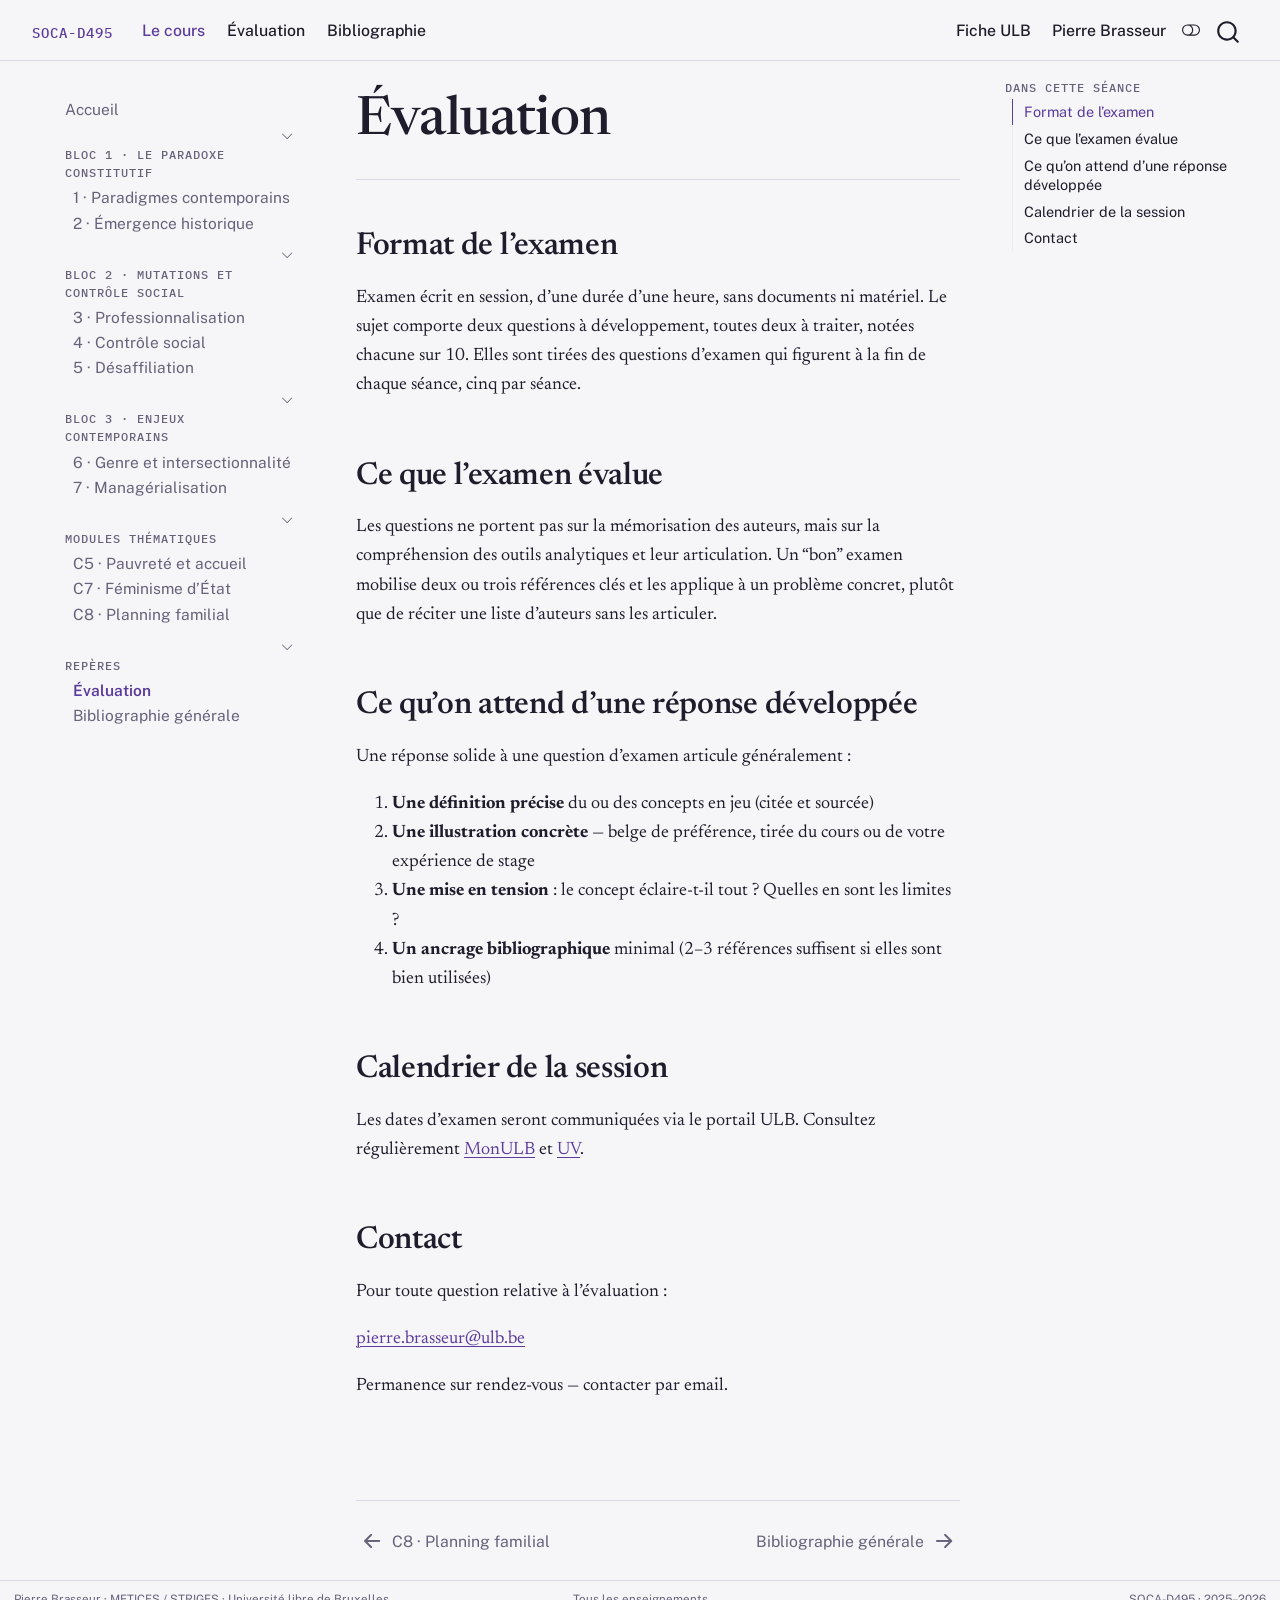
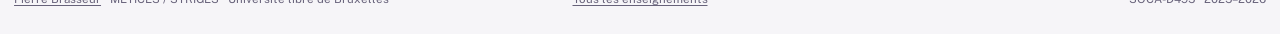
<file: docs/evaluation.html>
<!DOCTYPE html>
<html xmlns="http://www.w3.org/1999/xhtml" lang="fr" xml:lang="fr"><head>

<meta charset="utf-8">
<meta name="generator" content="quarto-1.9.38">

<meta name="viewport" content="width=device-width, initial-scale=1.0, user-scalable=yes">


<title>Évaluation – Théories du travail social</title>
<style>
/* Default styles provided by pandoc.
** See https://pandoc.org/MANUAL.html#variables-for-html for config info.
*/
code{white-space: pre-wrap;}
span.smallcaps{font-variant: small-caps;}
div.columns{display: flex; gap: min(4vw, 1.5em);}
div.column{flex: auto; overflow-x: auto;}
div.hanging-indent{margin-left: 1.5em; text-indent: -1.5em;}
ul.task-list{list-style: none;}
ul.task-list li input[type="checkbox"] {
  width: 0.8em;
  margin: 0 0.8em 0.2em -1em; /* quarto-specific, see https://github.com/quarto-dev/quarto-cli/issues/4556 */ 
  vertical-align: middle;
}
</style>


<script src="site_libs/quarto-nav/quarto-nav.js"></script>
<script src="site_libs/quarto-nav/headroom.min.js"></script>
<script src="site_libs/clipboard/clipboard.min.js"></script>
<script src="site_libs/quarto-search/autocomplete.umd.js"></script>
<script src="site_libs/quarto-search/fuse.min.js"></script>
<script src="site_libs/quarto-search/quarto-search.js"></script>
<meta name="quarto:offset" content="./">
<link href="./references.html" rel="next">
<link href="./module-c8.html" rel="prev">
<link href="./favicon.svg" rel="icon" type="image/svg+xml">
<script src="site_libs/quarto-html/quarto.js" type="module"></script>
<script src="site_libs/quarto-html/tabsets/tabsets.js" type="module"></script>
<script src="site_libs/quarto-html/popper.min.js"></script>
<script src="site_libs/quarto-html/tippy.umd.min.js"></script>
<script src="site_libs/quarto-html/anchor.min.js"></script>
<link href="site_libs/quarto-html/tippy.css" rel="stylesheet">
<link href="site_libs/quarto-html/quarto-syntax-highlighting-701ecf5a3c7fe509613b743fad33545f.css" rel="stylesheet" class="quarto-color-scheme" id="quarto-text-highlighting-styles">
<link href="site_libs/quarto-html/quarto-syntax-highlighting-dark-d402f4b7d095c35e05d0c815e375e5f9.css" rel="stylesheet" class="quarto-color-scheme quarto-color-alternate" id="quarto-text-highlighting-styles">
<link href="site_libs/quarto-html/quarto-syntax-highlighting-701ecf5a3c7fe509613b743fad33545f.css" rel="stylesheet" class="quarto-color-scheme-extra" id="quarto-text-highlighting-styles">
<script src="site_libs/bootstrap/bootstrap.min.js"></script>
<link href="site_libs/bootstrap/bootstrap-icons.css" rel="stylesheet">
<link href="site_libs/bootstrap/bootstrap-ec4b35a2ecb5a0f88c46805f11164cbd.min.css" rel="stylesheet" append-hash="true" class="quarto-color-scheme" id="quarto-bootstrap" data-mode="light">
<link href="site_libs/bootstrap/bootstrap-dark-976eff664b41c7e7be51e78eb8fb4124.min.css" rel="stylesheet" append-hash="true" class="quarto-color-scheme quarto-color-alternate" id="quarto-bootstrap" data-mode="dark">
<link href="site_libs/bootstrap/bootstrap-ec4b35a2ecb5a0f88c46805f11164cbd.min.css" rel="stylesheet" append-hash="true" class="quarto-color-scheme-extra" id="quarto-bootstrap" data-mode="light">
<script id="quarto-search-options" type="application/json">{
  "location": "navbar",
  "copy-button": false,
  "collapse-after": 3,
  "panel-placement": "end",
  "type": "overlay",
  "limit": 50,
  "keyboard-shortcut": [
    "f",
    "/",
    "s"
  ],
  "language": {
    "search-no-results-text": "Pas de résultats",
    "search-matching-documents-text": "documents trouvés",
    "search-copy-link-title": "Copier le lien vers la recherche",
    "search-hide-matches-text": "Cacher les correspondances additionnelles",
    "search-more-match-text": "correspondance de plus dans ce document",
    "search-more-matches-text": "correspondances de plus dans ce document",
    "search-clear-button-title": "Effacer",
    "search-text-placeholder": "",
    "search-detached-cancel-button-title": "Annuler",
    "search-submit-button-title": "Envoyer",
    "search-label": "Recherche"
  }
}</script>
<style>html{ scroll-behavior: smooth; }</style>
<link rel="preconnect" href="https://fonts.googleapis.com">
<link rel="preconnect" href="https://fonts.gstatic.com" crossorigin="">
<link rel="stylesheet" href="https://fonts.googleapis.com/css2?family=IBM+Plex+Mono:wght@400;500&amp;family=Newsreader:ital,opsz,wght@0,6..72,400..700;1,6..72,400..600&amp;family=Public+Sans:wght@400;500;600;700&amp;display=swap">


</head>

<body class="nav-sidebar floating nav-fixed quarto-light"><script id="quarto-html-before-body" type="application/javascript">
    const toggleBodyColorMode = (bsSheetEl) => {
      const mode = bsSheetEl.getAttribute("data-mode");
      const bodyEl = window.document.querySelector("body");
      if (mode === "dark") {
        bodyEl.classList.add("quarto-dark");
        bodyEl.classList.remove("quarto-light");
      } else {
        bodyEl.classList.add("quarto-light");
        bodyEl.classList.remove("quarto-dark");
      }
    }
    const toggleBodyColorPrimary = () => {
      const bsSheetEl = window.document.querySelector("link#quarto-bootstrap:not([rel=disabled-stylesheet])");
      if (bsSheetEl) {
        toggleBodyColorMode(bsSheetEl);
      }
    }
    const setColorSchemeToggle = (alternate) => {
      const toggles = window.document.querySelectorAll('.quarto-color-scheme-toggle');
      for (let i=0; i < toggles.length; i++) {
        const toggle = toggles[i];
        if (toggle) {
          if (alternate) {
            toggle.classList.add("alternate");
          } else {
            toggle.classList.remove("alternate");
          }
        }
      }
    };
    const toggleColorMode = (alternate) => {
      // Switch the stylesheets
      const primaryStylesheets = window.document.querySelectorAll('link.quarto-color-scheme:not(.quarto-color-alternate)');
      const alternateStylesheets = window.document.querySelectorAll('link.quarto-color-scheme.quarto-color-alternate');
      manageTransitions('#quarto-margin-sidebar .nav-link', false);
      if (alternate) {
        // note: dark is layered on light, we don't disable primary!
        enableStylesheet(alternateStylesheets);
        for (const sheetNode of alternateStylesheets) {
          if (sheetNode.id === "quarto-bootstrap") {
            toggleBodyColorMode(sheetNode);
          }
        }
      } else {
        disableStylesheet(alternateStylesheets);
        enableStylesheet(primaryStylesheets)
        toggleBodyColorPrimary();
      }
      manageTransitions('#quarto-margin-sidebar .nav-link', true);
      // Switch the toggles
      setColorSchemeToggle(alternate)
      // Hack to workaround the fact that safari doesn't
      // properly recolor the scrollbar when toggling (#1455)
      if (navigator.userAgent.indexOf('Safari') > 0 && navigator.userAgent.indexOf('Chrome') == -1) {
        manageTransitions("body", false);
        window.scrollTo(0, 1);
        setTimeout(() => {
          window.scrollTo(0, 0);
          manageTransitions("body", true);
        }, 40);
      }
    }
    const disableStylesheet = (stylesheets) => {
      for (let i=0; i < stylesheets.length; i++) {
        const stylesheet = stylesheets[i];
        stylesheet.rel = 'disabled-stylesheet';
      }
    }
    const enableStylesheet = (stylesheets) => {
      for (let i=0; i < stylesheets.length; i++) {
        const stylesheet = stylesheets[i];
        if(stylesheet.rel !== 'stylesheet') { // for Chrome, which will still FOUC without this check
          stylesheet.rel = 'stylesheet';
        }
      }
    }
    const manageTransitions = (selector, allowTransitions) => {
      const els = window.document.querySelectorAll(selector);
      for (let i=0; i < els.length; i++) {
        const el = els[i];
        if (allowTransitions) {
          el.classList.remove('notransition');
        } else {
          el.classList.add('notransition');
        }
      }
    }
    const isFileUrl = () => {
      return window.location.protocol === 'file:';
    }
    const hasAlternateSentinel = () => {
      let styleSentinel = getColorSchemeSentinel();
      if (styleSentinel !== null) {
        return styleSentinel === "alternate";
      } else {
        return false;
      }
    }
    const setStyleSentinel = (alternate) => {
      const value = alternate ? "alternate" : "default";
      if (!isFileUrl()) {
        window.localStorage.setItem("quarto-color-scheme", value);
      } else {
        localAlternateSentinel = value;
      }
    }
    const getColorSchemeSentinel = () => {
      if (!isFileUrl()) {
        const storageValue = window.localStorage.getItem("quarto-color-scheme");
        return storageValue != null ? storageValue : localAlternateSentinel;
      } else {
        return localAlternateSentinel;
      }
    }
    const toggleGiscusIfUsed = (isAlternate, darkModeDefault) => {
      const baseTheme = document.querySelector('#giscus-base-theme')?.value ?? 'light';
      const alternateTheme = document.querySelector('#giscus-alt-theme')?.value ?? 'dark';
      let newTheme = '';
      if(authorPrefersDark) {
        newTheme = isAlternate ? baseTheme : alternateTheme;
      } else {
        newTheme = isAlternate ? alternateTheme : baseTheme;
      }
      const changeGiscusTheme = () => {
        // From: https://github.com/giscus/giscus/issues/336
        const sendMessage = (message) => {
          const iframe = document.querySelector('iframe.giscus-frame');
          if (!iframe) return;
          iframe.contentWindow.postMessage({ giscus: message }, 'https://giscus.app');
        }
        sendMessage({
          setConfig: {
            theme: newTheme
          }
        });
      }
      const isGiscussLoaded = window.document.querySelector('iframe.giscus-frame') !== null;
      if (isGiscussLoaded) {
        changeGiscusTheme();
      }
    };
    const authorPrefersDark = false;
    const queryPrefersDark = window.matchMedia('(prefers-color-scheme: dark)');
    const darkModeDefault = queryPrefersDark.matches;
      document.querySelector('link#quarto-text-highlighting-styles.quarto-color-scheme-extra').rel = 'disabled-stylesheet';
      document.querySelector('link#quarto-bootstrap.quarto-color-scheme-extra').rel = 'disabled-stylesheet';
    let localAlternateSentinel = darkModeDefault ? 'alternate' : 'default';
    // Dark / light mode switch
    window.quartoToggleColorScheme = () => {
      // Read the current dark / light value
      let toAlternate = !hasAlternateSentinel();
      toggleColorMode(toAlternate);
      setStyleSentinel(toAlternate);
      toggleGiscusIfUsed(toAlternate, darkModeDefault);
      window.dispatchEvent(new Event('resize'));
    };
    queryPrefersDark.addEventListener("change", e => {
      if(window.localStorage.getItem("quarto-color-scheme") !== null)
        return;
      const alternate = e.matches
      toggleColorMode(alternate);
      localAlternateSentinel = e.matches ? 'alternate' : 'default'; // this is used alongside local storage!
      toggleGiscusIfUsed(alternate, darkModeDefault);
    });
    // Switch to dark mode if need be
    if (hasAlternateSentinel()) {
      toggleColorMode(true);
    } else {
      toggleColorMode(false);
    }
  </script>

<div id="quarto-search-results"></div>
  <header id="quarto-header" class="headroom fixed-top">
    <nav class="navbar navbar-expand-lg " data-bs-theme="dark">
      <div class="navbar-container container-fluid">
      <div class="navbar-brand-container mx-auto">
    <a class="navbar-brand" href="./index.html">
    <span class="navbar-title">SOCA-D495</span>
    </a>
  </div>
            <div id="quarto-search" class="" title="Recherche"></div>
          <button class="navbar-toggler" type="button" data-bs-toggle="collapse" data-bs-target="#navbarCollapse" aria-controls="navbarCollapse" role="menu" aria-expanded="false" aria-label="Basculer la navigation" onclick="if (window.quartoToggleHeadroom) { window.quartoToggleHeadroom(); }">
  <span class="navbar-toggler-icon"></span>
</button>
          <div class="collapse navbar-collapse" id="navbarCollapse">
            <ul class="navbar-nav navbar-nav-scroll me-auto">
  <li class="nav-item">
    <a class="nav-link active" href="./index.html" aria-current="page"> 
<span class="menu-text">Le cours</span></a>
  </li>  
  <li class="nav-item">
    <a class="nav-link" href="./evaluation.html"> 
<span class="menu-text">Évaluation</span></a>
  </li>  
  <li class="nav-item">
    <a class="nav-link" href="./references.html"> 
<span class="menu-text">Bibliographie</span></a>
  </li>  
</ul>
            <ul class="navbar-nav navbar-nav-scroll ms-auto">
  <li class="nav-item">
    <a class="nav-link" href="https://www.ulb.be/fr/programme/soca-d495-1"> 
<span class="menu-text">Fiche ULB</span></a>
  </li>  
  <li class="nav-item">
    <a class="nav-link" href="https://pierrebrasseur.github.io/cours-soca-d495.html"> 
<span class="menu-text">Pierre Brasseur</span></a>
  </li>  
</ul>
          </div> <!-- /navcollapse -->
            <div class="quarto-navbar-tools">
  <a href="" class="quarto-color-scheme-toggle quarto-navigation-tool  px-1" onclick="window.quartoToggleColorScheme(); return false;" title="Basculer le mode sombre"><i class="bi"></i></a>
</div>
      </div> <!-- /container-fluid -->
    </nav>
  <nav class="quarto-secondary-nav">
    <div class="container-fluid d-flex">
      <button type="button" class="quarto-btn-toggle btn" data-bs-toggle="collapse" role="button" data-bs-target=".quarto-sidebar-collapse-item" aria-controls="quarto-sidebar" aria-expanded="false" aria-label="Basculer la barre latérale" onclick="if (window.quartoToggleHeadroom) { window.quartoToggleHeadroom(); }">
        <i class="bi bi-layout-text-sidebar-reverse"></i>
      </button>
        <a class="flex-grow-1 no-decor" role="navigation" data-bs-toggle="collapse" data-bs-target=".quarto-sidebar-collapse-item" aria-controls="quarto-sidebar" aria-expanded="false" aria-label="Basculer la barre latérale" onclick="if (window.quartoToggleHeadroom) { window.quartoToggleHeadroom(); }">      
          <h1 class="quarto-secondary-nav-title">Évaluation</h1>
        </a>     
    </div>
  </nav>
</header>
<!-- content -->
<div id="quarto-content" class="quarto-container page-columns page-rows-contents page-layout-article page-navbar">
<!-- sidebar -->
  <nav id="quarto-sidebar" class="sidebar collapse collapse-horizontal quarto-sidebar-collapse-item sidebar-navigation floating overflow-auto">
    <div class="sidebar-menu-container"> 
    <ul class="list-unstyled mt-1">
        <li class="sidebar-item">
  <div class="sidebar-item-container"> 
  <a href="./index.html" class="sidebar-item-text sidebar-link">
 <span class="menu-text">Accueil</span></a>
  </div>
</li>
        <li class="sidebar-item sidebar-item-section">
      <div class="sidebar-item-container"> 
            <a class="sidebar-item-text sidebar-link text-start" data-bs-toggle="collapse" data-bs-target="#quarto-sidebar-section-1" role="navigation" aria-expanded="true">
 <span class="menu-text">Bloc 1 · Le paradoxe constitutif</span></a>
          <a class="sidebar-item-toggle text-start" data-bs-toggle="collapse" data-bs-target="#quarto-sidebar-section-1" role="navigation" aria-expanded="true" aria-label="Basculer la section">
            <i class="bi bi-chevron-right ms-2"></i>
          </a> 
      </div>
      <ul id="quarto-sidebar-section-1" class="collapse list-unstyled sidebar-section depth1 show">  
          <li class="sidebar-item">
  <div class="sidebar-item-container"> 
  <a href="./seance-1.html" class="sidebar-item-text sidebar-link">
 <span class="menu-text">1 · Paradigmes contemporains</span></a>
  </div>
</li>
          <li class="sidebar-item">
  <div class="sidebar-item-container"> 
  <a href="./seance-2.html" class="sidebar-item-text sidebar-link">
 <span class="menu-text">2 · Émergence historique</span></a>
  </div>
</li>
      </ul>
  </li>
        <li class="sidebar-item sidebar-item-section">
      <div class="sidebar-item-container"> 
            <a class="sidebar-item-text sidebar-link text-start" data-bs-toggle="collapse" data-bs-target="#quarto-sidebar-section-2" role="navigation" aria-expanded="true">
 <span class="menu-text">Bloc 2 · Mutations et contrôle social</span></a>
          <a class="sidebar-item-toggle text-start" data-bs-toggle="collapse" data-bs-target="#quarto-sidebar-section-2" role="navigation" aria-expanded="true" aria-label="Basculer la section">
            <i class="bi bi-chevron-right ms-2"></i>
          </a> 
      </div>
      <ul id="quarto-sidebar-section-2" class="collapse list-unstyled sidebar-section depth1 show">  
          <li class="sidebar-item">
  <div class="sidebar-item-container"> 
  <a href="./seance-3.html" class="sidebar-item-text sidebar-link">
 <span class="menu-text">3 · Professionnalisation</span></a>
  </div>
</li>
          <li class="sidebar-item">
  <div class="sidebar-item-container"> 
  <a href="./seance-4.html" class="sidebar-item-text sidebar-link">
 <span class="menu-text">4 · Contrôle social</span></a>
  </div>
</li>
          <li class="sidebar-item">
  <div class="sidebar-item-container"> 
  <a href="./seance-5.html" class="sidebar-item-text sidebar-link">
 <span class="menu-text">5 · Désaffiliation</span></a>
  </div>
</li>
      </ul>
  </li>
        <li class="sidebar-item sidebar-item-section">
      <div class="sidebar-item-container"> 
            <a class="sidebar-item-text sidebar-link text-start" data-bs-toggle="collapse" data-bs-target="#quarto-sidebar-section-3" role="navigation" aria-expanded="true">
 <span class="menu-text">Bloc 3 · Enjeux contemporains</span></a>
          <a class="sidebar-item-toggle text-start" data-bs-toggle="collapse" data-bs-target="#quarto-sidebar-section-3" role="navigation" aria-expanded="true" aria-label="Basculer la section">
            <i class="bi bi-chevron-right ms-2"></i>
          </a> 
      </div>
      <ul id="quarto-sidebar-section-3" class="collapse list-unstyled sidebar-section depth1 show">  
          <li class="sidebar-item">
  <div class="sidebar-item-container"> 
  <a href="./seance-6.html" class="sidebar-item-text sidebar-link">
 <span class="menu-text">6 · Genre et intersectionnalité</span></a>
  </div>
</li>
          <li class="sidebar-item">
  <div class="sidebar-item-container"> 
  <a href="./seance-7.html" class="sidebar-item-text sidebar-link">
 <span class="menu-text">7 · Managérialisation</span></a>
  </div>
</li>
      </ul>
  </li>
        <li class="sidebar-item sidebar-item-section">
      <div class="sidebar-item-container"> 
            <a class="sidebar-item-text sidebar-link text-start" data-bs-toggle="collapse" data-bs-target="#quarto-sidebar-section-4" role="navigation" aria-expanded="true">
 <span class="menu-text">Modules thématiques</span></a>
          <a class="sidebar-item-toggle text-start" data-bs-toggle="collapse" data-bs-target="#quarto-sidebar-section-4" role="navigation" aria-expanded="true" aria-label="Basculer la section">
            <i class="bi bi-chevron-right ms-2"></i>
          </a> 
      </div>
      <ul id="quarto-sidebar-section-4" class="collapse list-unstyled sidebar-section depth1 show">  
          <li class="sidebar-item">
  <div class="sidebar-item-container"> 
  <a href="./module-c5.html" class="sidebar-item-text sidebar-link">
 <span class="menu-text">C5 · Pauvreté et accueil</span></a>
  </div>
</li>
          <li class="sidebar-item">
  <div class="sidebar-item-container"> 
  <a href="./module-c7.html" class="sidebar-item-text sidebar-link">
 <span class="menu-text">C7 · Féminisme d’État</span></a>
  </div>
</li>
          <li class="sidebar-item">
  <div class="sidebar-item-container"> 
  <a href="./module-c8.html" class="sidebar-item-text sidebar-link">
 <span class="menu-text">C8 · Planning familial</span></a>
  </div>
</li>
      </ul>
  </li>
        <li class="sidebar-item sidebar-item-section">
      <div class="sidebar-item-container"> 
            <a class="sidebar-item-text sidebar-link text-start" data-bs-toggle="collapse" data-bs-target="#quarto-sidebar-section-5" role="navigation" aria-expanded="true">
 <span class="menu-text">Repères</span></a>
          <a class="sidebar-item-toggle text-start" data-bs-toggle="collapse" data-bs-target="#quarto-sidebar-section-5" role="navigation" aria-expanded="true" aria-label="Basculer la section">
            <i class="bi bi-chevron-right ms-2"></i>
          </a> 
      </div>
      <ul id="quarto-sidebar-section-5" class="collapse list-unstyled sidebar-section depth1 show">  
          <li class="sidebar-item">
  <div class="sidebar-item-container"> 
  <a href="./evaluation.html" class="sidebar-item-text sidebar-link active">
 <span class="menu-text">Évaluation</span></a>
  </div>
</li>
          <li class="sidebar-item">
  <div class="sidebar-item-container"> 
  <a href="./references.html" class="sidebar-item-text sidebar-link">
 <span class="menu-text">Bibliographie générale</span></a>
  </div>
</li>
      </ul>
  </li>
    </ul>
    </div>
</nav>
<div id="quarto-sidebar-glass" class="quarto-sidebar-collapse-item" data-bs-toggle="collapse" data-bs-target=".quarto-sidebar-collapse-item"></div>
<!-- margin-sidebar -->
    <div id="quarto-margin-sidebar" class="sidebar margin-sidebar">
        <nav id="TOC" role="doc-toc" class="toc-active">
    <h2 id="toc-title">Dans cette séance</h2>
   
  <ul class="collapse">
  <li><a href="#format-de-lexamen" id="toc-format-de-lexamen" class="nav-link active" data-scroll-target="#format-de-lexamen">Format de l’examen</a></li>
  <li><a href="#ce-que-lexamen-évalue" id="toc-ce-que-lexamen-évalue" class="nav-link" data-scroll-target="#ce-que-lexamen-évalue">Ce que l’examen évalue</a></li>
  <li><a href="#ce-quon-attend-dune-réponse-développée" id="toc-ce-quon-attend-dune-réponse-développée" class="nav-link" data-scroll-target="#ce-quon-attend-dune-réponse-développée">Ce qu’on attend d’une réponse développée</a></li>
  <li><a href="#calendrier-de-la-session" id="toc-calendrier-de-la-session" class="nav-link" data-scroll-target="#calendrier-de-la-session">Calendrier de la session</a></li>
  <li><a href="#contact" id="toc-contact" class="nav-link" data-scroll-target="#contact">Contact</a></li>
  </ul>
</nav>
    </div>
<!-- main -->
<main class="content" id="quarto-document-content">


<header id="title-block-header" class="quarto-title-block fiche-header">
<h1 class="title d-none d-lg-block display-7">Évaluation</h1>
</header>



<section id="format-de-lexamen" class="level2">
<h2 class="anchored" data-anchor-id="format-de-lexamen">Format de l’examen</h2>
<p>Examen écrit en session, d’une durée d’une heure, sans documents ni matériel. Le sujet comporte deux questions à développement, toutes deux à traiter, notées chacune sur 10. Elles sont tirées des questions d’examen qui figurent à la fin de chaque séance, cinq par séance.</p>
</section>
<section id="ce-que-lexamen-évalue" class="level2">
<h2 class="anchored" data-anchor-id="ce-que-lexamen-évalue">Ce que l’examen évalue</h2>
<p>Les questions ne portent pas sur la mémorisation des auteurs, mais sur la compréhension des outils analytiques et leur articulation. Un “bon” examen mobilise deux ou trois références clés et les applique à un problème concret, plutôt que de réciter une liste d’auteurs sans les articuler.</p>
</section>
<section id="ce-quon-attend-dune-réponse-développée" class="level2">
<h2 class="anchored" data-anchor-id="ce-quon-attend-dune-réponse-développée">Ce qu’on attend d’une réponse développée</h2>
<p>Une réponse solide à une question d’examen articule généralement :</p>
<ol type="1">
<li><strong>Une définition précise</strong> du ou des concepts en jeu (citée et sourcée)</li>
<li><strong>Une illustration concrète</strong> — belge de préférence, tirée du cours ou de votre expérience de stage</li>
<li><strong>Une mise en tension</strong> : le concept éclaire-t-il tout ? Quelles en sont les limites ?</li>
<li><strong>Un ancrage bibliographique</strong> minimal (2–3 références suffisent si elles sont bien utilisées)</li>
</ol>
</section>
<section id="calendrier-de-la-session" class="level2">
<h2 class="anchored" data-anchor-id="calendrier-de-la-session">Calendrier de la session</h2>
<p>Les dates d’examen seront communiquées via le portail ULB. Consultez régulièrement <a href="https://monulb.ulb.be">MonULB</a> et <a href="https://uv.ulb.ac.be">UV</a>.</p>
</section>
<section id="contact" class="level2">
<h2 class="anchored" data-anchor-id="contact">Contact</h2>
<p>Pour toute question relative à l’évaluation :</p>
<p><a href="mailto:pierre.brasseur@ulb.be">pierre.brasseur@ulb.be</a></p>
<p>Permanence sur rendez-vous — contacter par email.</p>


</section>

</main> <!-- /main -->
<script id="quarto-html-after-body" type="application/javascript">
  window.document.addEventListener("DOMContentLoaded", function (event) {
    // Ensure there is a toggle, if there isn't float one in the top right
    if (window.document.querySelector('.quarto-color-scheme-toggle') === null) {
      const a = window.document.createElement('a');
      a.classList.add('top-right');
      a.classList.add('quarto-color-scheme-toggle');
      a.href = "";
      a.onclick = function() { try { window.quartoToggleColorScheme(); } catch {} return false; };
      const i = window.document.createElement("i");
      i.classList.add('bi');
      a.appendChild(i);
      window.document.body.appendChild(a);
    }
    setColorSchemeToggle(hasAlternateSentinel())
    const icon = "";
    const anchorJS = new window.AnchorJS();
    anchorJS.options = {
      placement: 'right',
      icon: icon
    };
    anchorJS.add('.anchored');
    const isCodeAnnotation = (el) => {
      for (const clz of el.classList) {
        if (clz.startsWith('code-annotation-')) {                     
          return true;
        }
      }
      return false;
    }
    const onCopySuccess = function(e) {
      // button target
      const button = e.trigger;
      // don't keep focus
      button.blur();
      // flash "checked"
      button.classList.add('code-copy-button-checked');
      var currentTitle = button.getAttribute("title");
      button.setAttribute("title", "Copié");
      let tooltip;
      if (window.bootstrap) {
        button.setAttribute("data-bs-toggle", "tooltip");
        button.setAttribute("data-bs-placement", "left");
        button.setAttribute("data-bs-title", "Copié");
        tooltip = new bootstrap.Tooltip(button, 
          { trigger: "manual", 
            customClass: "code-copy-button-tooltip",
            offset: [0, -8]});
        tooltip.show();    
      }
      setTimeout(function() {
        if (tooltip) {
          tooltip.hide();
          button.removeAttribute("data-bs-title");
          button.removeAttribute("data-bs-toggle");
          button.removeAttribute("data-bs-placement");
        }
        button.setAttribute("title", currentTitle);
        button.classList.remove('code-copy-button-checked');
      }, 1000);
      // clear code selection
      e.clearSelection();
    }
    const getTextToCopy = function(trigger) {
      const outerScaffold = trigger.parentElement.cloneNode(true);
      const codeEl = outerScaffold.querySelector('code');
      for (const childEl of codeEl.children) {
        if (isCodeAnnotation(childEl)) {
          childEl.remove();
        }
      }
      return codeEl.innerText;
    }
    const clipboard = new window.ClipboardJS('.code-copy-button:not([data-in-quarto-modal])', {
      text: getTextToCopy
    });
    clipboard.on('success', onCopySuccess);
    if (window.document.getElementById('quarto-embedded-source-code-modal')) {
      const clipboardModal = new window.ClipboardJS('.code-copy-button[data-in-quarto-modal]', {
        text: getTextToCopy,
        container: window.document.getElementById('quarto-embedded-source-code-modal')
      });
      clipboardModal.on('success', onCopySuccess);
    }
      var localhostRegex = new RegExp(/^(?:http|https):\/\/localhost\:?[0-9]*\//);
      var mailtoRegex = new RegExp(/^mailto:/);
        var filterRegex = new RegExp("https:\/\/pierrebrasseur\.github\.io\/soca-d495");
      var isInternal = (href) => {
          return filterRegex.test(href) || localhostRegex.test(href) || mailtoRegex.test(href);
      }
      // Inspect non-navigation links and adorn them if external
     var links = window.document.querySelectorAll('a[href]:not(.nav-link):not(.navbar-brand):not(.toc-action):not(.sidebar-link):not(.sidebar-item-toggle):not(.pagination-link):not(.no-external):not([aria-hidden]):not(.dropdown-item):not(.quarto-navigation-tool):not(.about-link)');
      for (var i=0; i<links.length; i++) {
        const link = links[i];
        if (!isInternal(link.href)) {
          // undo the damage that might have been done by quarto-nav.js in the case of
          // links that we want to consider external
          if (link.dataset.originalHref !== undefined) {
            link.href = link.dataset.originalHref;
          }
            // target, if specified
            link.setAttribute("target", "_blank");
            if (link.getAttribute("rel") === null) {
              link.setAttribute("rel", "noopener");
            }
        }
      }
    function tippyHover(el, contentFn, onTriggerFn, onUntriggerFn) {
      const config = {
        allowHTML: true,
        maxWidth: 500,
        delay: 100,
        arrow: false,
        appendTo: function(el) {
            return el.parentElement;
        },
        interactive: true,
        interactiveBorder: 10,
        theme: 'quarto',
        placement: 'bottom-start',
      };
      if (contentFn) {
        config.content = contentFn;
      }
      if (onTriggerFn) {
        config.onTrigger = onTriggerFn;
      }
      if (onUntriggerFn) {
        config.onUntrigger = onUntriggerFn;
      }
      window.tippy(el, config); 
    }
    const noterefs = window.document.querySelectorAll('a[role="doc-noteref"]');
    for (var i=0; i<noterefs.length; i++) {
      const ref = noterefs[i];
      tippyHover(ref, function() {
        // use id or data attribute instead here
        let href = ref.getAttribute('data-footnote-href') || ref.getAttribute('href');
        try { href = new URL(href).hash; } catch {}
        const id = href.replace(/^#\/?/, "");
        const note = window.document.getElementById(id);
        if (note) {
          return note.innerHTML;
        } else {
          return "";
        }
      });
    }
    const xrefs = window.document.querySelectorAll('a.quarto-xref');
    const processXRef = (id, note) => {
      // Strip column container classes
      const stripColumnClz = (el) => {
        el.classList.remove("page-full", "page-columns");
        if (el.children) {
          for (const child of el.children) {
            stripColumnClz(child);
          }
        }
      }
      stripColumnClz(note)
      if (id === null || id.startsWith('sec-')) {
        // Special case sections, only their first couple elements
        const container = document.createElement("div");
        if (note.children && note.children.length > 2) {
          container.appendChild(note.children[0].cloneNode(true));
          for (let i = 1; i < note.children.length; i++) {
            const child = note.children[i];
            if (child.tagName === "P" && child.innerText === "") {
              continue;
            } else {
              container.appendChild(child.cloneNode(true));
              break;
            }
          }
          if (window.Quarto?.typesetMath) {
            window.Quarto.typesetMath(container);
          }
          return container.innerHTML
        } else {
          if (window.Quarto?.typesetMath) {
            window.Quarto.typesetMath(note);
          }
          return note.innerHTML;
        }
      } else {
        // Remove any anchor links if they are present
        const anchorLink = note.querySelector('a.anchorjs-link');
        if (anchorLink) {
          anchorLink.remove();
        }
        if (window.Quarto?.typesetMath) {
          window.Quarto.typesetMath(note);
        }
        if (note.classList.contains("callout")) {
          return note.outerHTML;
        } else {
          return note.innerHTML;
        }
      }
    }
    for (var i=0; i<xrefs.length; i++) {
      const xref = xrefs[i];
      tippyHover(xref, undefined, function(instance) {
        instance.disable();
        let url = xref.getAttribute('href');
        let hash = undefined; 
        if (url.startsWith('#')) {
          hash = url;
        } else {
          try { hash = new URL(url).hash; } catch {}
        }
        if (hash) {
          const id = hash.replace(/^#\/?/, "");
          const note = window.document.getElementById(id);
          if (note !== null) {
            try {
              const html = processXRef(id, note.cloneNode(true));
              instance.setContent(html);
            } finally {
              instance.enable();
              instance.show();
            }
          } else {
            // See if we can fetch this
            fetch(url.split('#')[0])
            .then(res => res.text())
            .then(html => {
              const parser = new DOMParser();
              const htmlDoc = parser.parseFromString(html, "text/html");
              const note = htmlDoc.getElementById(id);
              if (note !== null) {
                const html = processXRef(id, note);
                instance.setContent(html);
              } 
            }).finally(() => {
              instance.enable();
              instance.show();
            });
          }
        } else {
          // See if we can fetch a full url (with no hash to target)
          // This is a special case and we should probably do some content thinning / targeting
          fetch(url)
          .then(res => res.text())
          .then(html => {
            const parser = new DOMParser();
            const htmlDoc = parser.parseFromString(html, "text/html");
            const note = htmlDoc.querySelector('main.content');
            if (note !== null) {
              // This should only happen for chapter cross references
              // (since there is no id in the URL)
              // remove the first header
              if (note.children.length > 0 && note.children[0].tagName === "HEADER") {
                note.children[0].remove();
              }
              const html = processXRef(null, note);
              instance.setContent(html);
            } 
          }).finally(() => {
            instance.enable();
            instance.show();
          });
        }
      }, function(instance) {
      });
    }
        let selectedAnnoteEl;
        const selectorForAnnotation = ( cell, annotation) => {
          let cellAttr = 'data-code-cell="' + cell + '"';
          let lineAttr = 'data-code-annotation="' +  annotation + '"';
          const selector = 'span[' + cellAttr + '][' + lineAttr + ']';
          return selector;
        }
        const selectCodeLines = (annoteEl) => {
          const doc = window.document;
          const targetCell = annoteEl.getAttribute("data-target-cell");
          const targetAnnotation = annoteEl.getAttribute("data-target-annotation");
          const annoteSpan = window.document.querySelector(selectorForAnnotation(targetCell, targetAnnotation));
          const lines = annoteSpan.getAttribute("data-code-lines").split(",");
          const lineIds = lines.map((line) => {
            return targetCell + "-" + line;
          })
          let top = null;
          let height = null;
          let parent = null;
          if (lineIds.length > 0) {
              //compute the position of the single el (top and bottom and make a div)
              const el = window.document.getElementById(lineIds[0]);
              top = el.offsetTop;
              height = el.offsetHeight;
              parent = el.parentElement.parentElement;
            if (lineIds.length > 1) {
              const lastEl = window.document.getElementById(lineIds[lineIds.length - 1]);
              const bottom = lastEl.offsetTop + lastEl.offsetHeight;
              height = bottom - top;
            }
            if (top !== null && height !== null && parent !== null) {
              // cook up a div (if necessary) and position it 
              let div = window.document.getElementById("code-annotation-line-highlight");
              if (div === null) {
                div = window.document.createElement("div");
                div.setAttribute("id", "code-annotation-line-highlight");
                div.style.position = 'absolute';
                parent.appendChild(div);
              }
              div.style.top = top - 2 + "px";
              div.style.height = height + 4 + "px";
              div.style.left = 0;
              let gutterDiv = window.document.getElementById("code-annotation-line-highlight-gutter");
              if (gutterDiv === null) {
                gutterDiv = window.document.createElement("div");
                gutterDiv.setAttribute("id", "code-annotation-line-highlight-gutter");
                gutterDiv.style.position = 'absolute';
                const codeCell = window.document.getElementById(targetCell);
                const gutter = codeCell.querySelector('.code-annotation-gutter');
                gutter.appendChild(gutterDiv);
              }
              gutterDiv.style.top = top - 2 + "px";
              gutterDiv.style.height = height + 4 + "px";
            }
            selectedAnnoteEl = annoteEl;
          }
        };
        const unselectCodeLines = () => {
          const elementsIds = ["code-annotation-line-highlight", "code-annotation-line-highlight-gutter"];
          elementsIds.forEach((elId) => {
            const div = window.document.getElementById(elId);
            if (div) {
              div.remove();
            }
          });
          selectedAnnoteEl = undefined;
        };
          // Handle positioning of the toggle
      window.addEventListener(
        "resize",
        throttle(() => {
          elRect = undefined;
          if (selectedAnnoteEl) {
            selectCodeLines(selectedAnnoteEl);
          }
        }, 10)
      );
      function throttle(fn, ms) {
      let throttle = false;
      let timer;
        return (...args) => {
          if(!throttle) { // first call gets through
              fn.apply(this, args);
              throttle = true;
          } else { // all the others get throttled
              if(timer) clearTimeout(timer); // cancel #2
              timer = setTimeout(() => {
                fn.apply(this, args);
                timer = throttle = false;
              }, ms);
          }
        };
      }
        // Attach click handler to the DT
        const annoteDls = window.document.querySelectorAll('dt[data-target-cell]');
        for (const annoteDlNode of annoteDls) {
          annoteDlNode.addEventListener('click', (event) => {
            const clickedEl = event.target;
            if (clickedEl !== selectedAnnoteEl) {
              unselectCodeLines();
              const activeEl = window.document.querySelector('dt[data-target-cell].code-annotation-active');
              if (activeEl) {
                activeEl.classList.remove('code-annotation-active');
              }
              selectCodeLines(clickedEl);
              clickedEl.classList.add('code-annotation-active');
            } else {
              // Unselect the line
              unselectCodeLines();
              clickedEl.classList.remove('code-annotation-active');
            }
          });
        }
    const findCites = (el) => {
      const parentEl = el.parentElement;
      if (parentEl) {
        const cites = parentEl.dataset.cites;
        if (cites) {
          return {
            el,
            cites: cites.split(' ')
          };
        } else {
          return findCites(el.parentElement)
        }
      } else {
        return undefined;
      }
    };
    var bibliorefs = window.document.querySelectorAll('a[role="doc-biblioref"]');
    for (var i=0; i<bibliorefs.length; i++) {
      const ref = bibliorefs[i];
      const citeInfo = findCites(ref);
      if (citeInfo) {
        tippyHover(citeInfo.el, function() {
          var popup = window.document.createElement('div');
          citeInfo.cites.forEach(function(cite) {
            var citeDiv = window.document.createElement('div');
            citeDiv.classList.add('hanging-indent');
            citeDiv.classList.add('csl-entry');
            var biblioDiv = window.document.getElementById('ref-' + cite);
            if (biblioDiv) {
              citeDiv.innerHTML = biblioDiv.innerHTML;
            }
            popup.appendChild(citeDiv);
          });
          return popup.innerHTML;
        });
      }
    }
  });
  </script>
<nav class="page-navigation">
  <div class="nav-page nav-page-previous">
      <a href="./module-c8.html" class="pagination-link" aria-label="C8 · Planning familial">
        <i class="bi bi-arrow-left-short"></i> <span class="nav-page-text">C8 · Planning familial</span>
      </a>          
  </div>
  <div class="nav-page nav-page-next">
      <a href="./references.html" class="pagination-link" aria-label="Bibliographie générale">
        <span class="nav-page-text">Bibliographie générale</span> <i class="bi bi-arrow-right-short"></i>
      </a>
  </div>
</nav>
</div> <!-- /content -->
<footer class="footer">
  <div class="nav-footer">
    <div class="nav-footer-left">
<p><a href="https://pierrebrasseur.github.io/">Pierre Brasseur</a> · METICES / STRIGES · Université libre de Bruxelles</p>
</div>   
    <div class="nav-footer-center">
<p><a href="https://pierrebrasseur.github.io/enseignement.html">Tous les enseignements</a></p>
</div>
    <div class="nav-footer-right">
<p>SOCA-D495 · 2025–2026</p>
</div>
  </div>
</footer>




<script src="site_libs/quarto-html/zenscroll-min.js"></script>
</body></html>
</file>
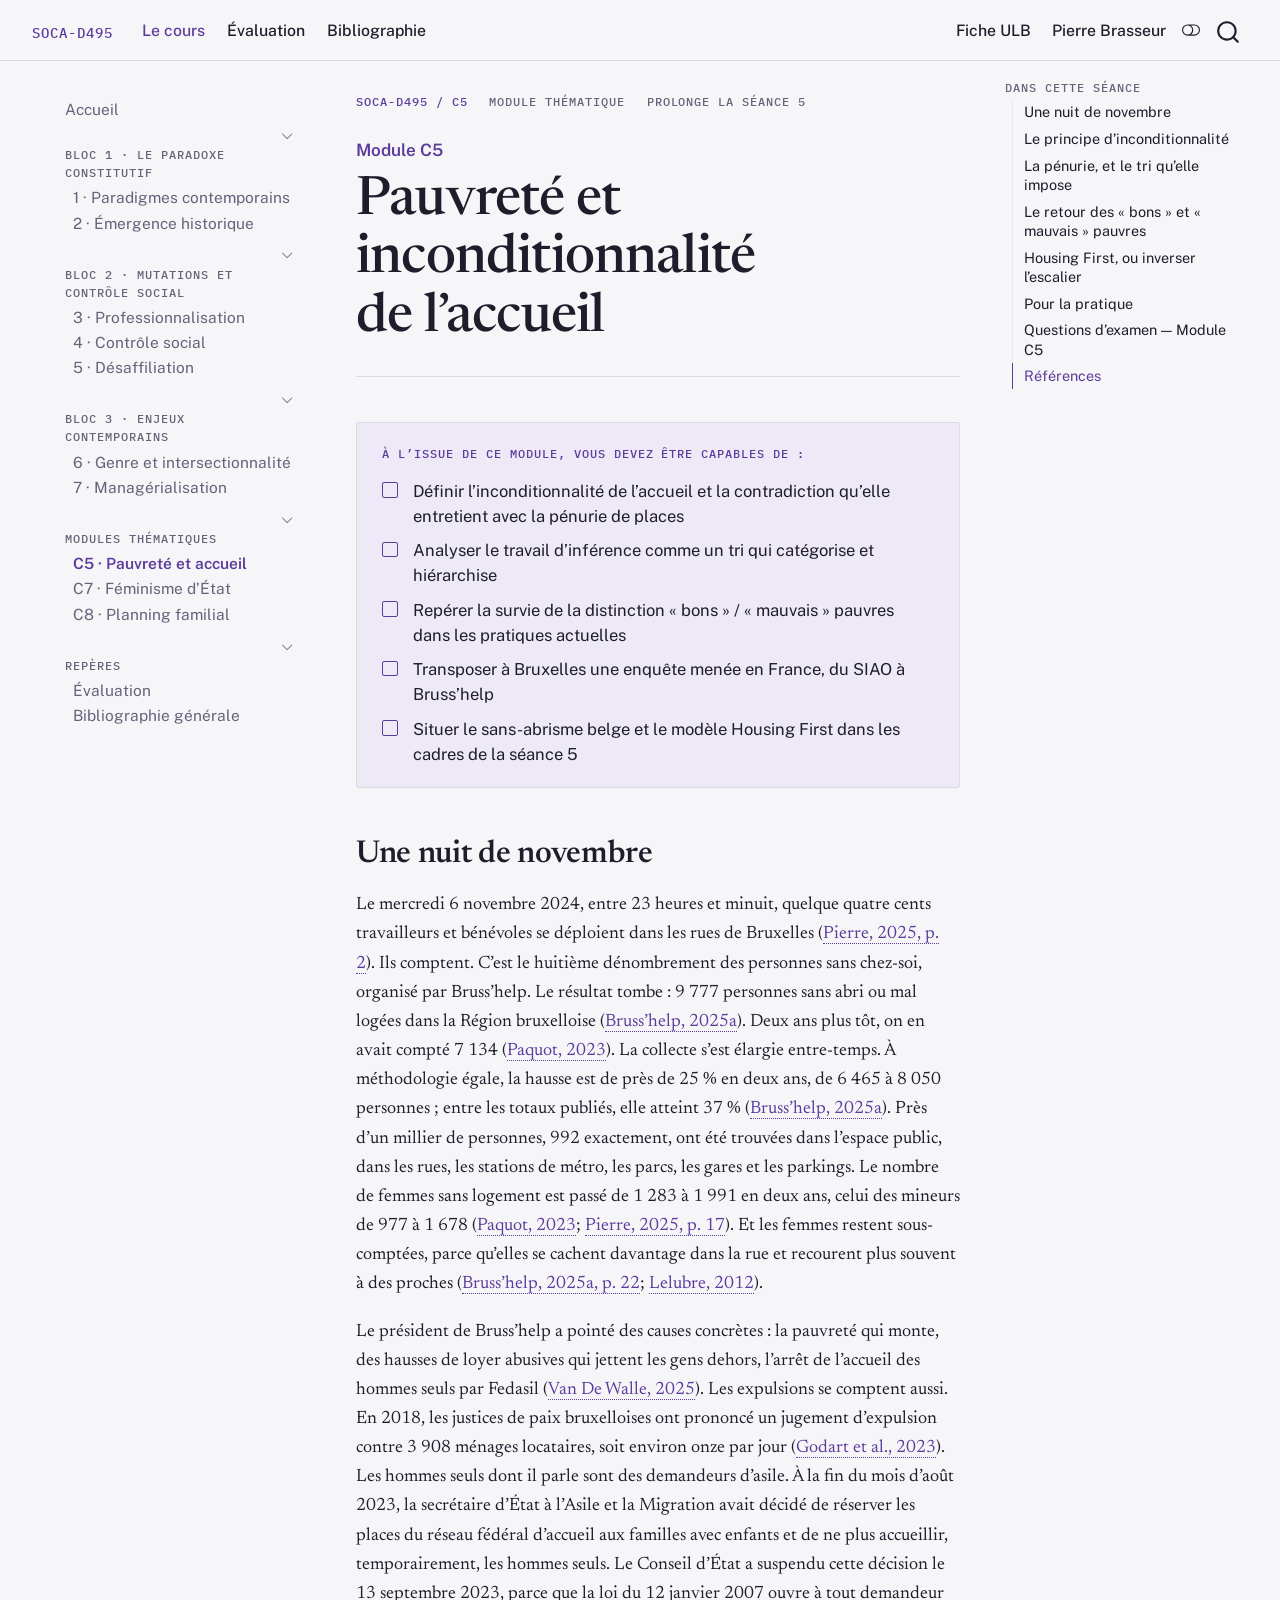
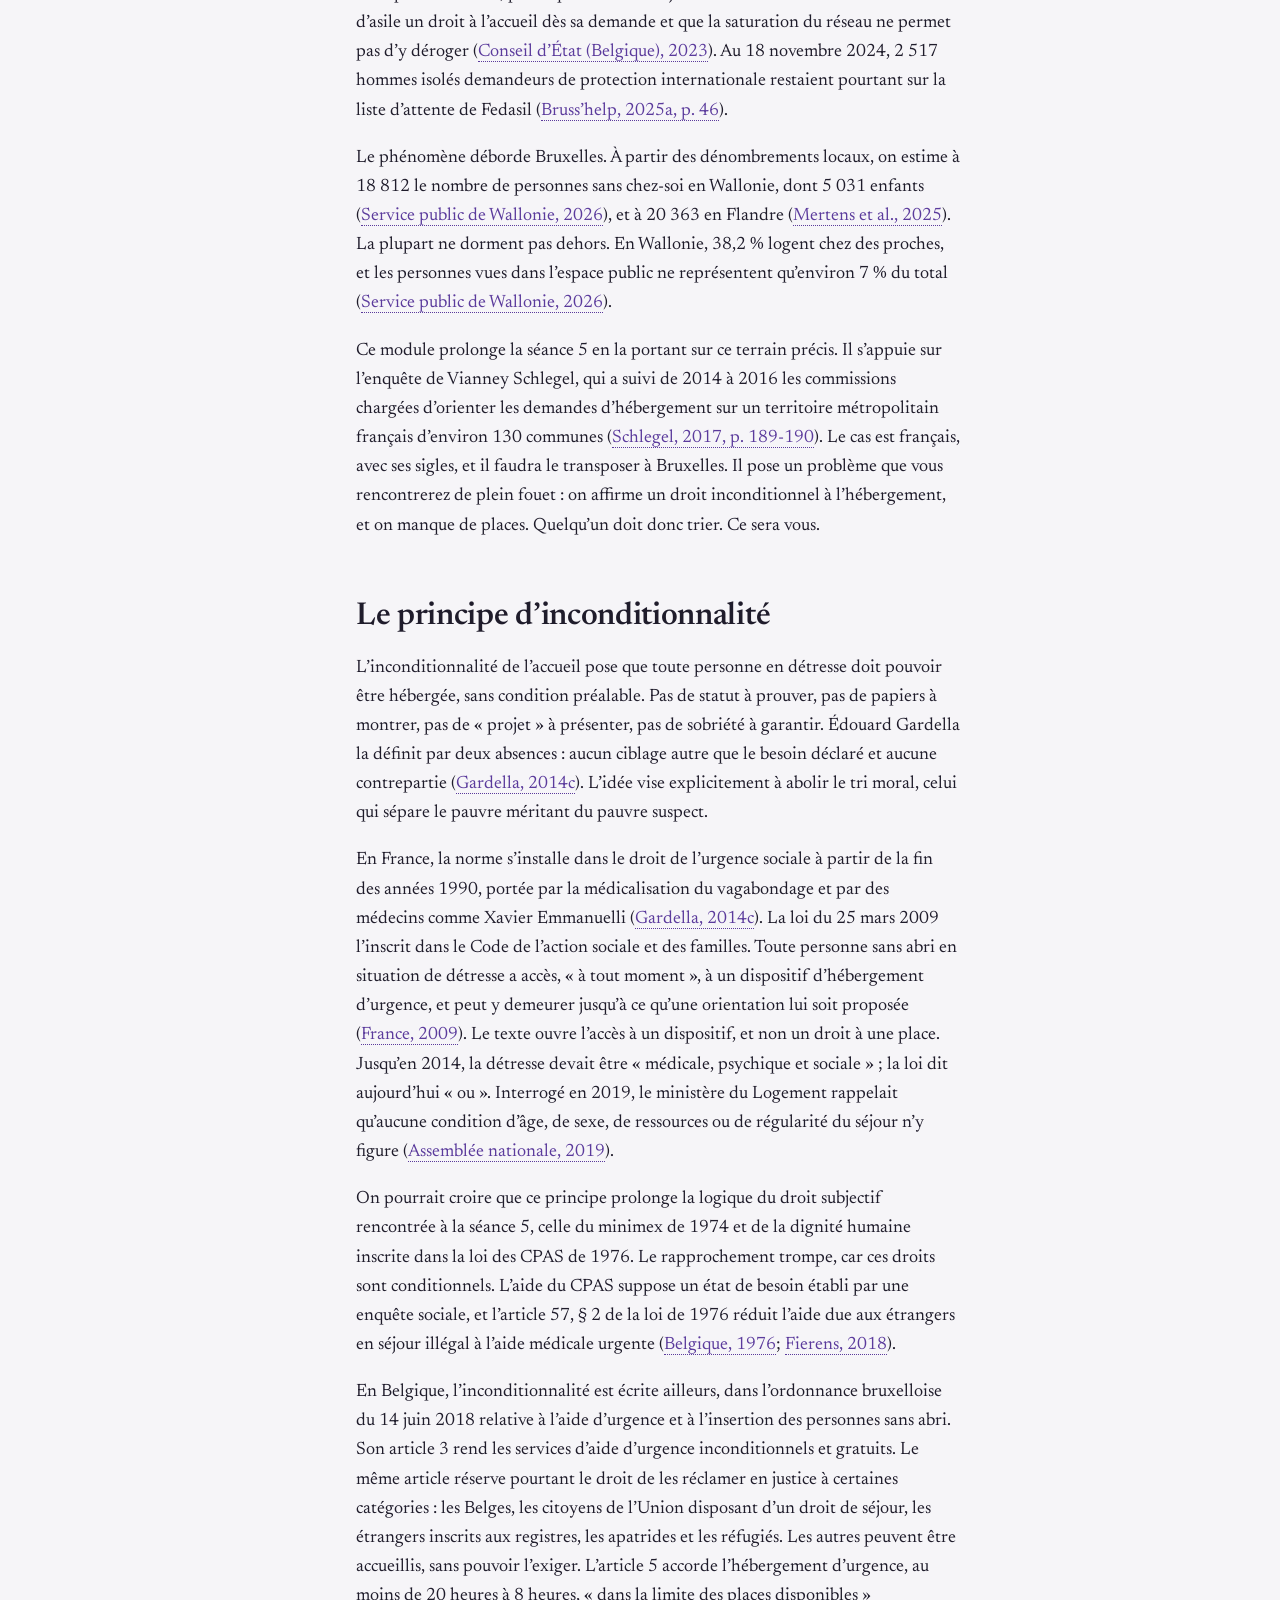
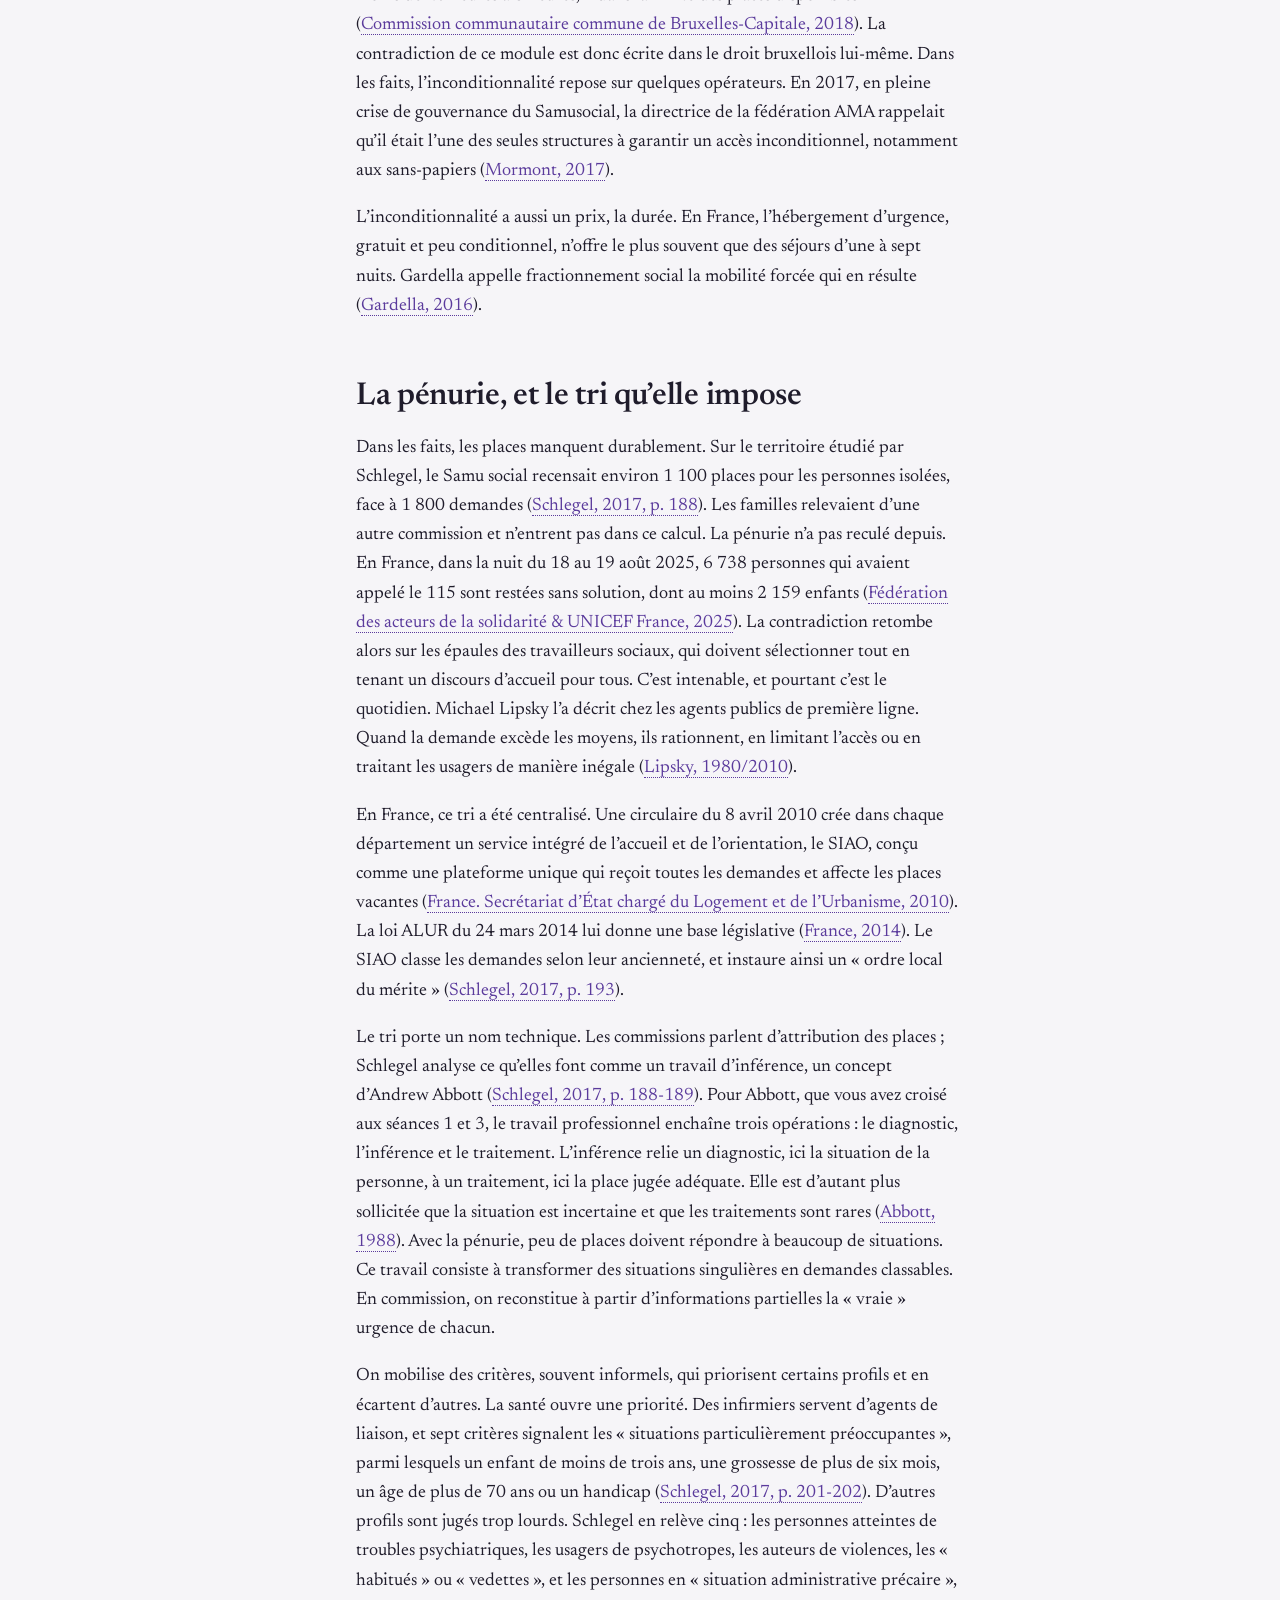
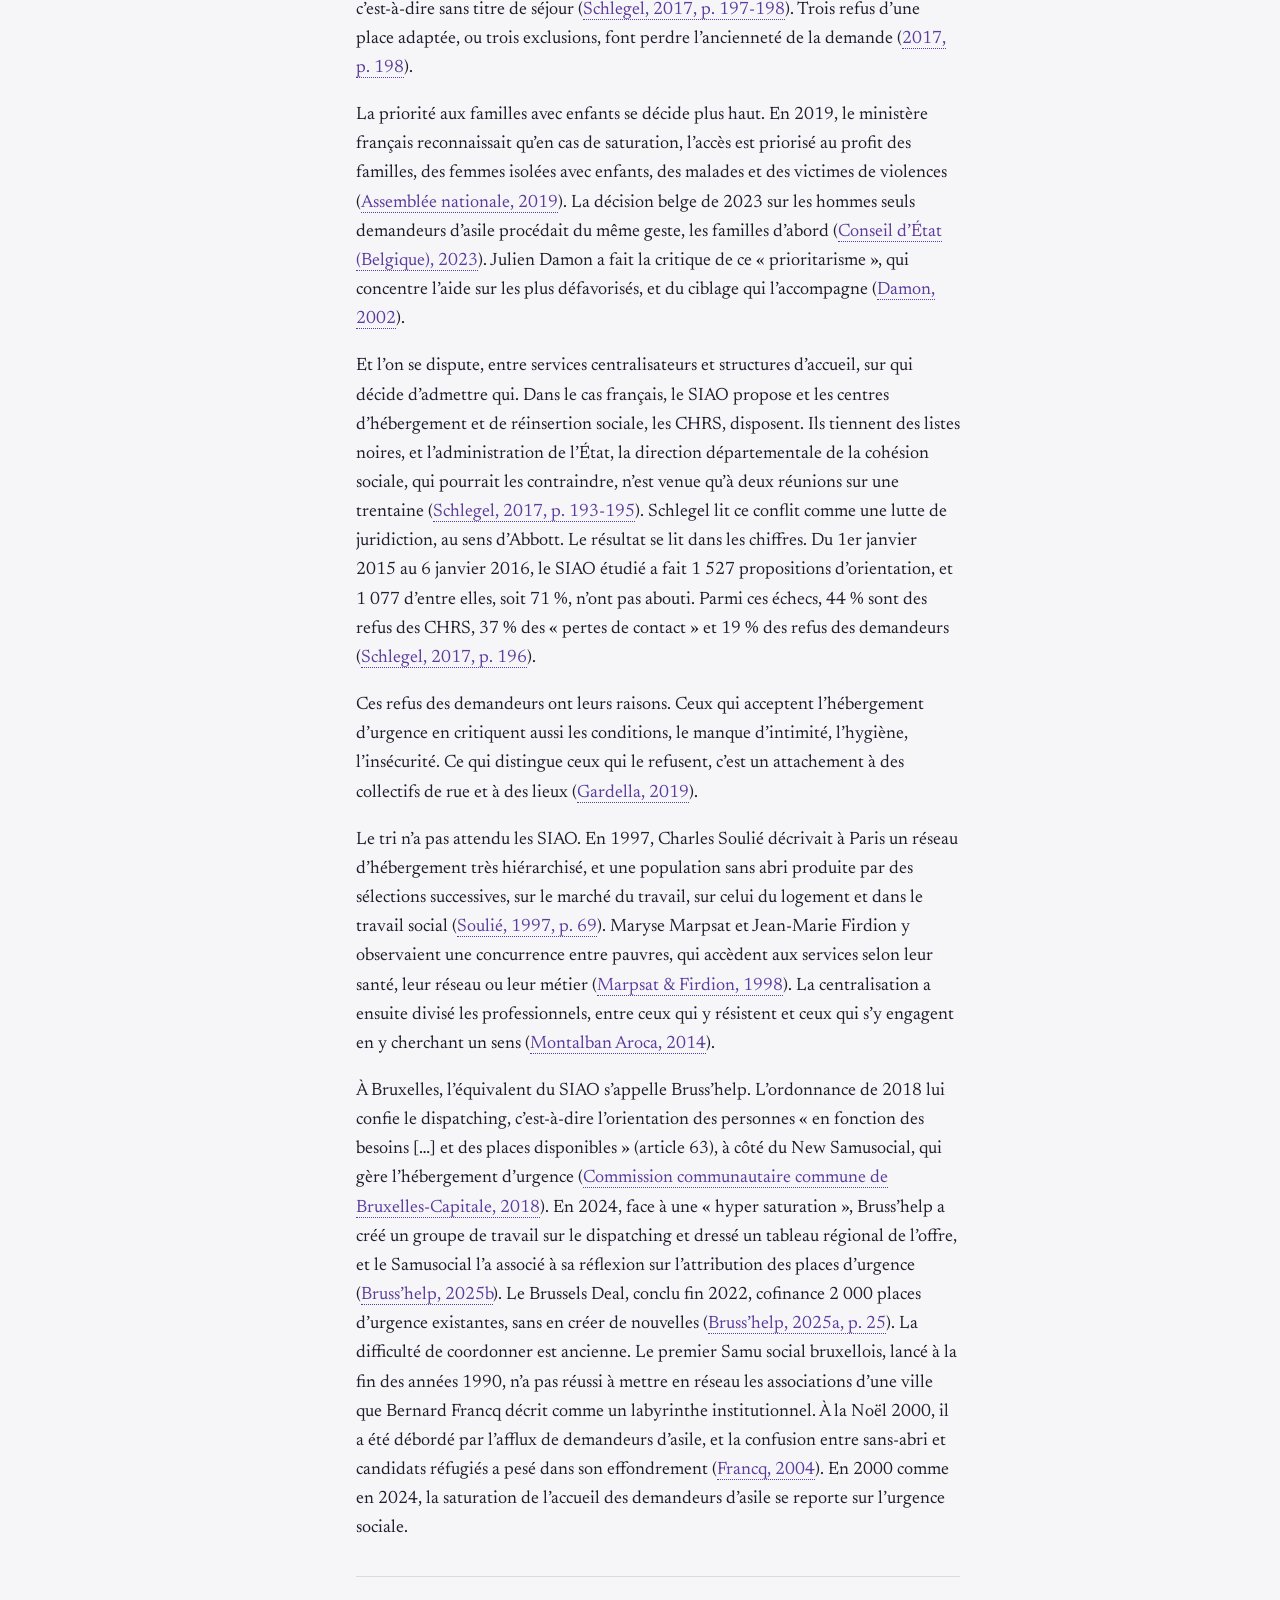
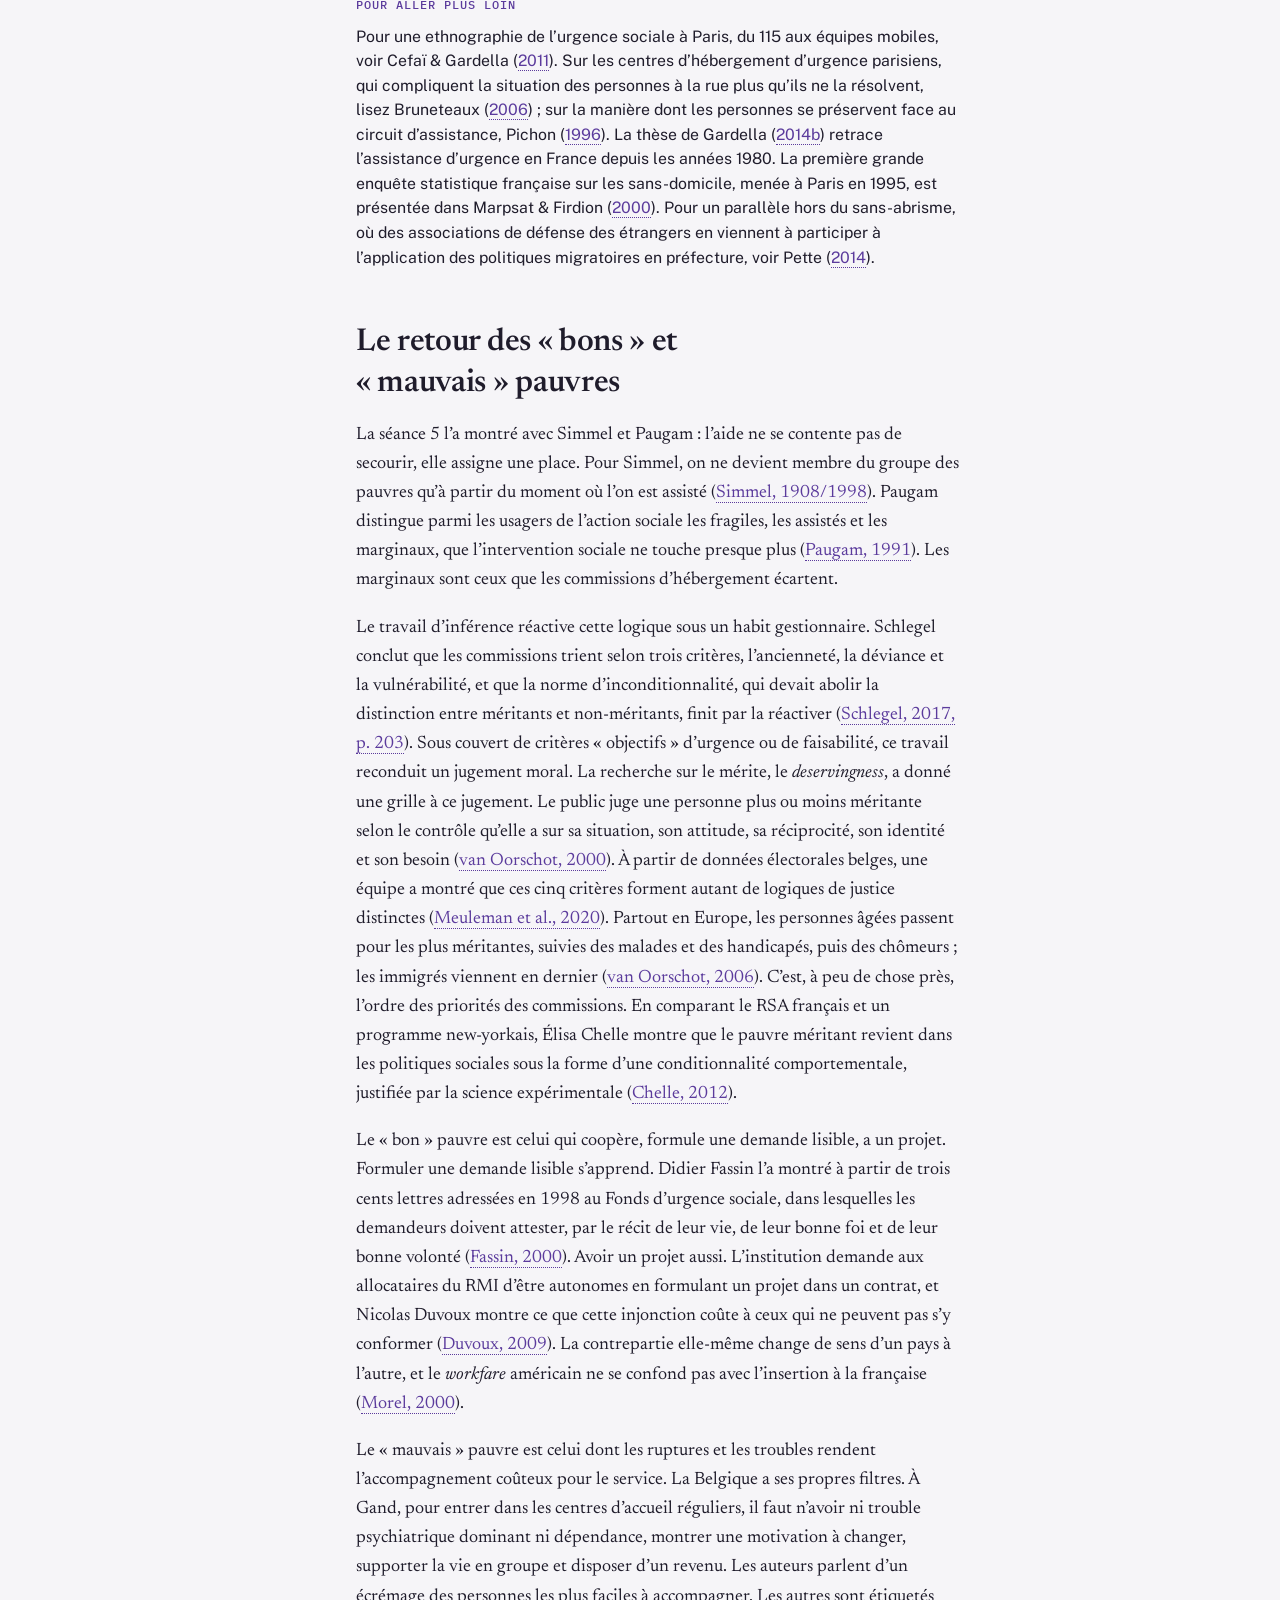
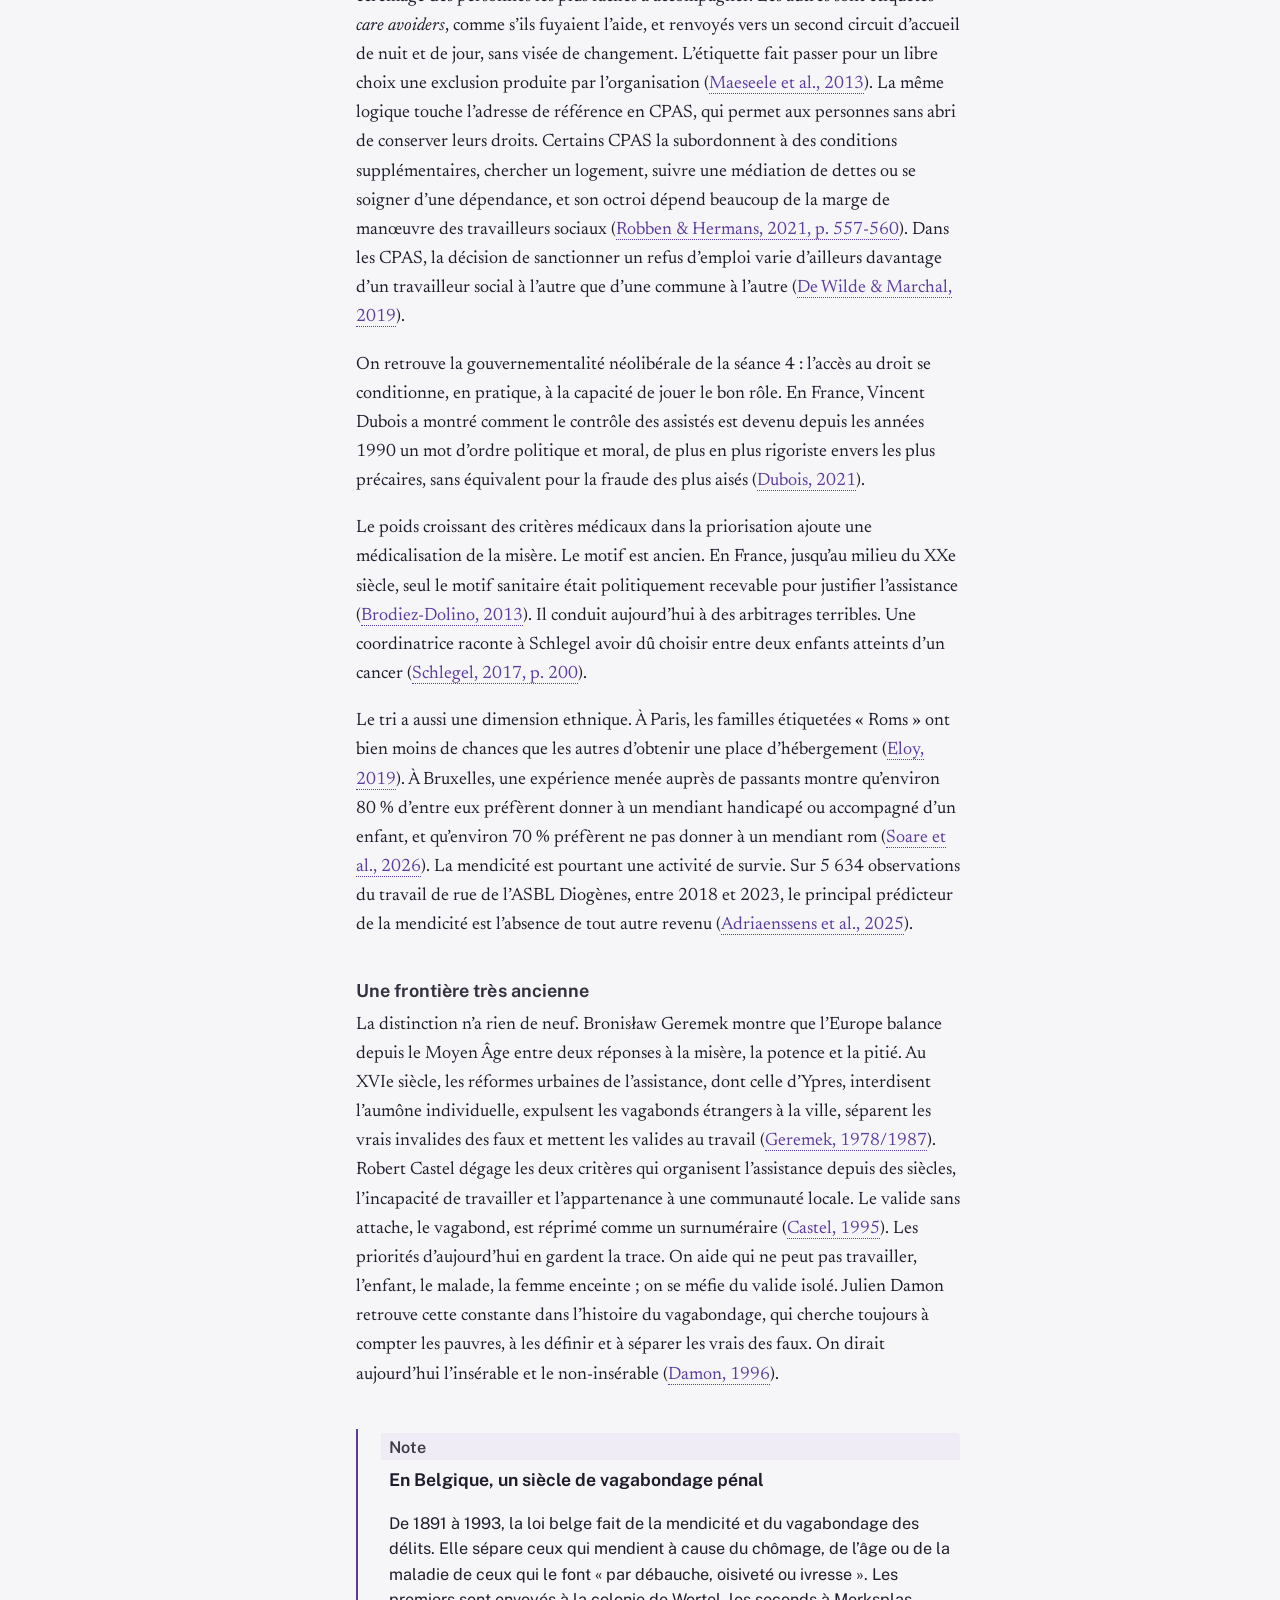
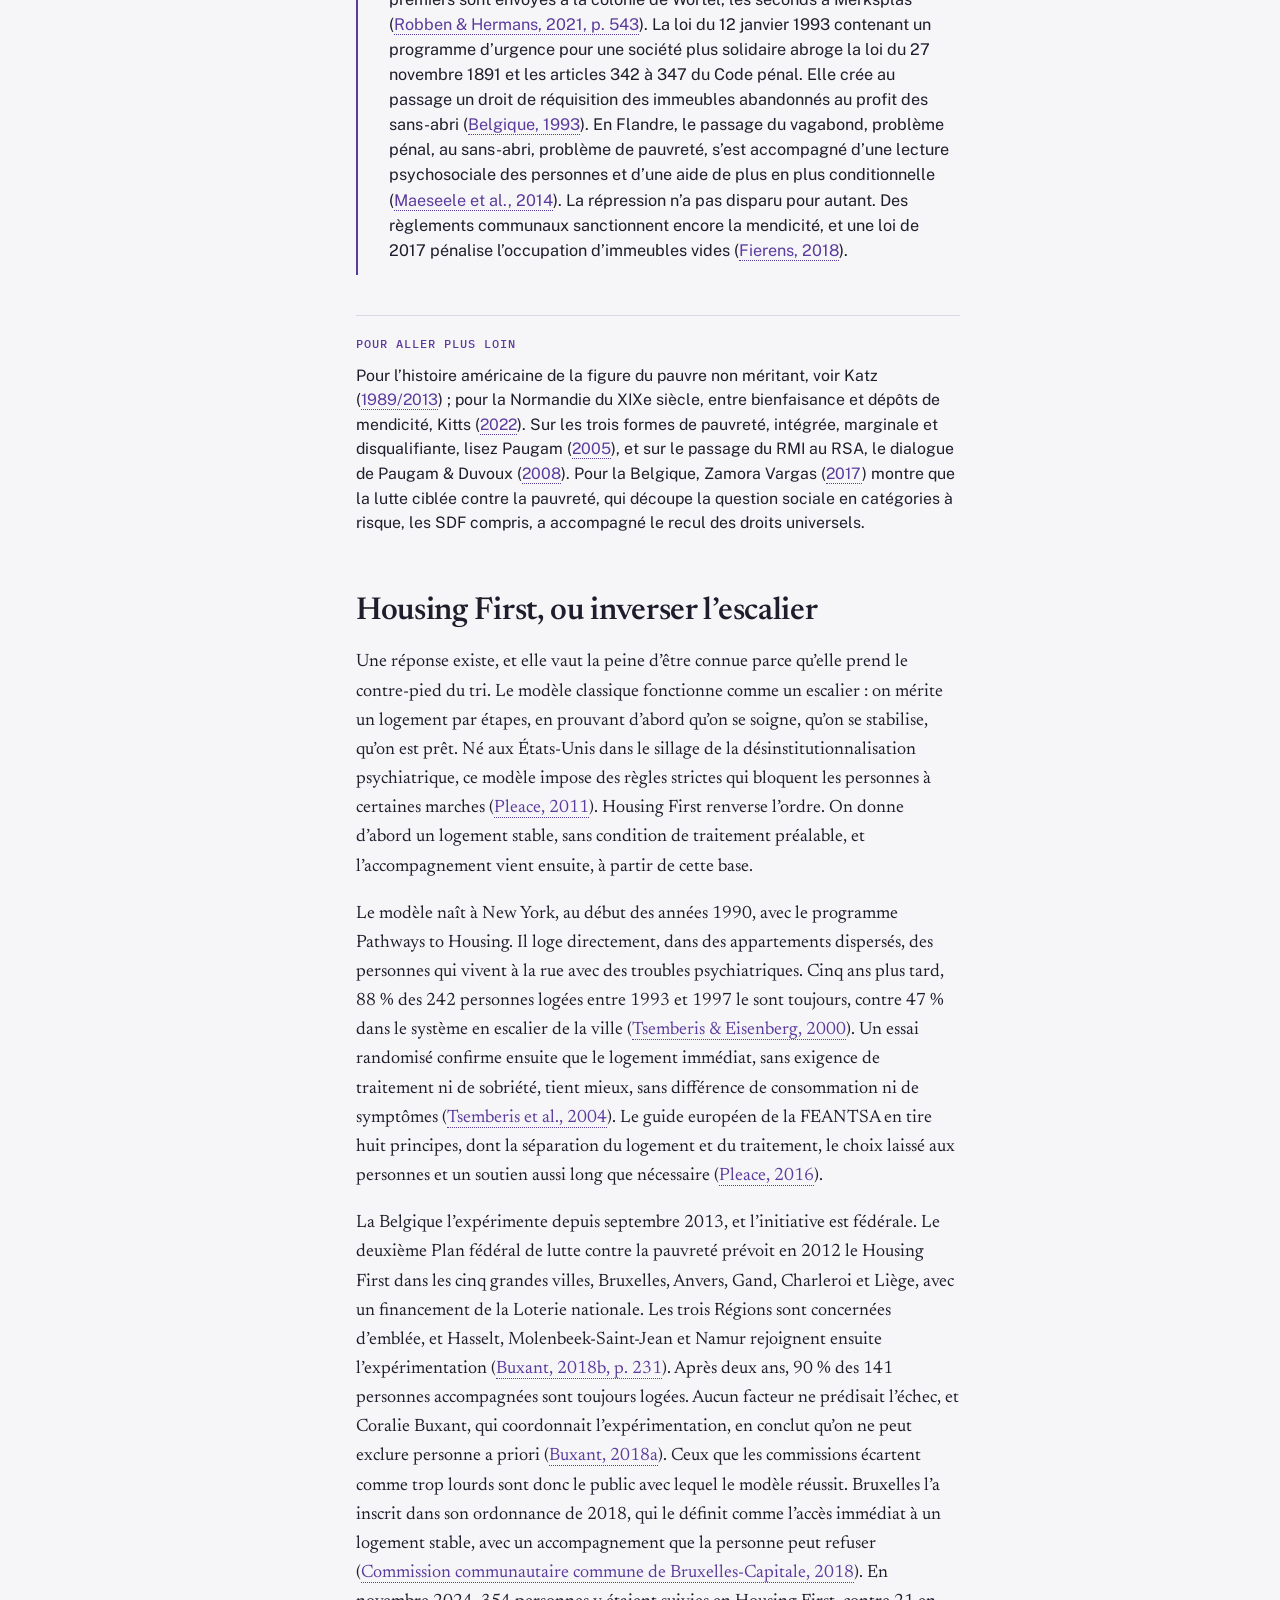
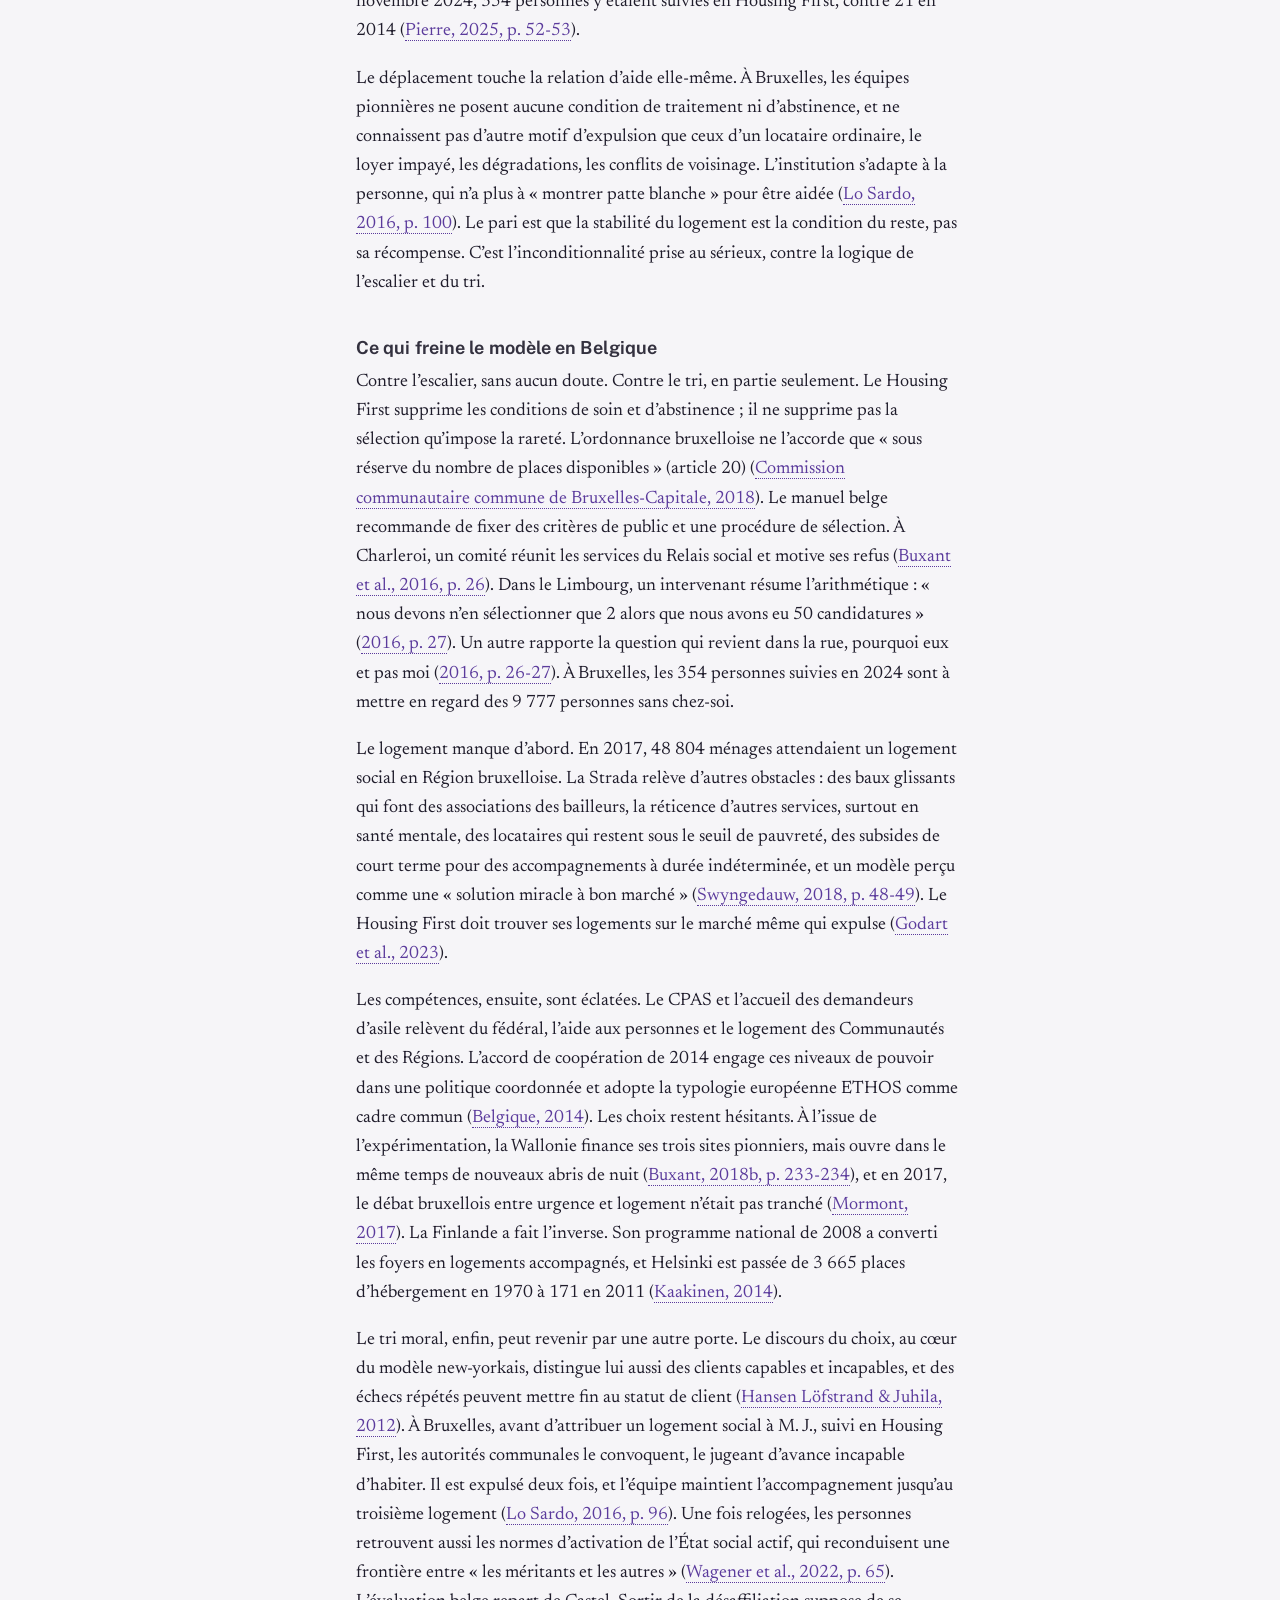
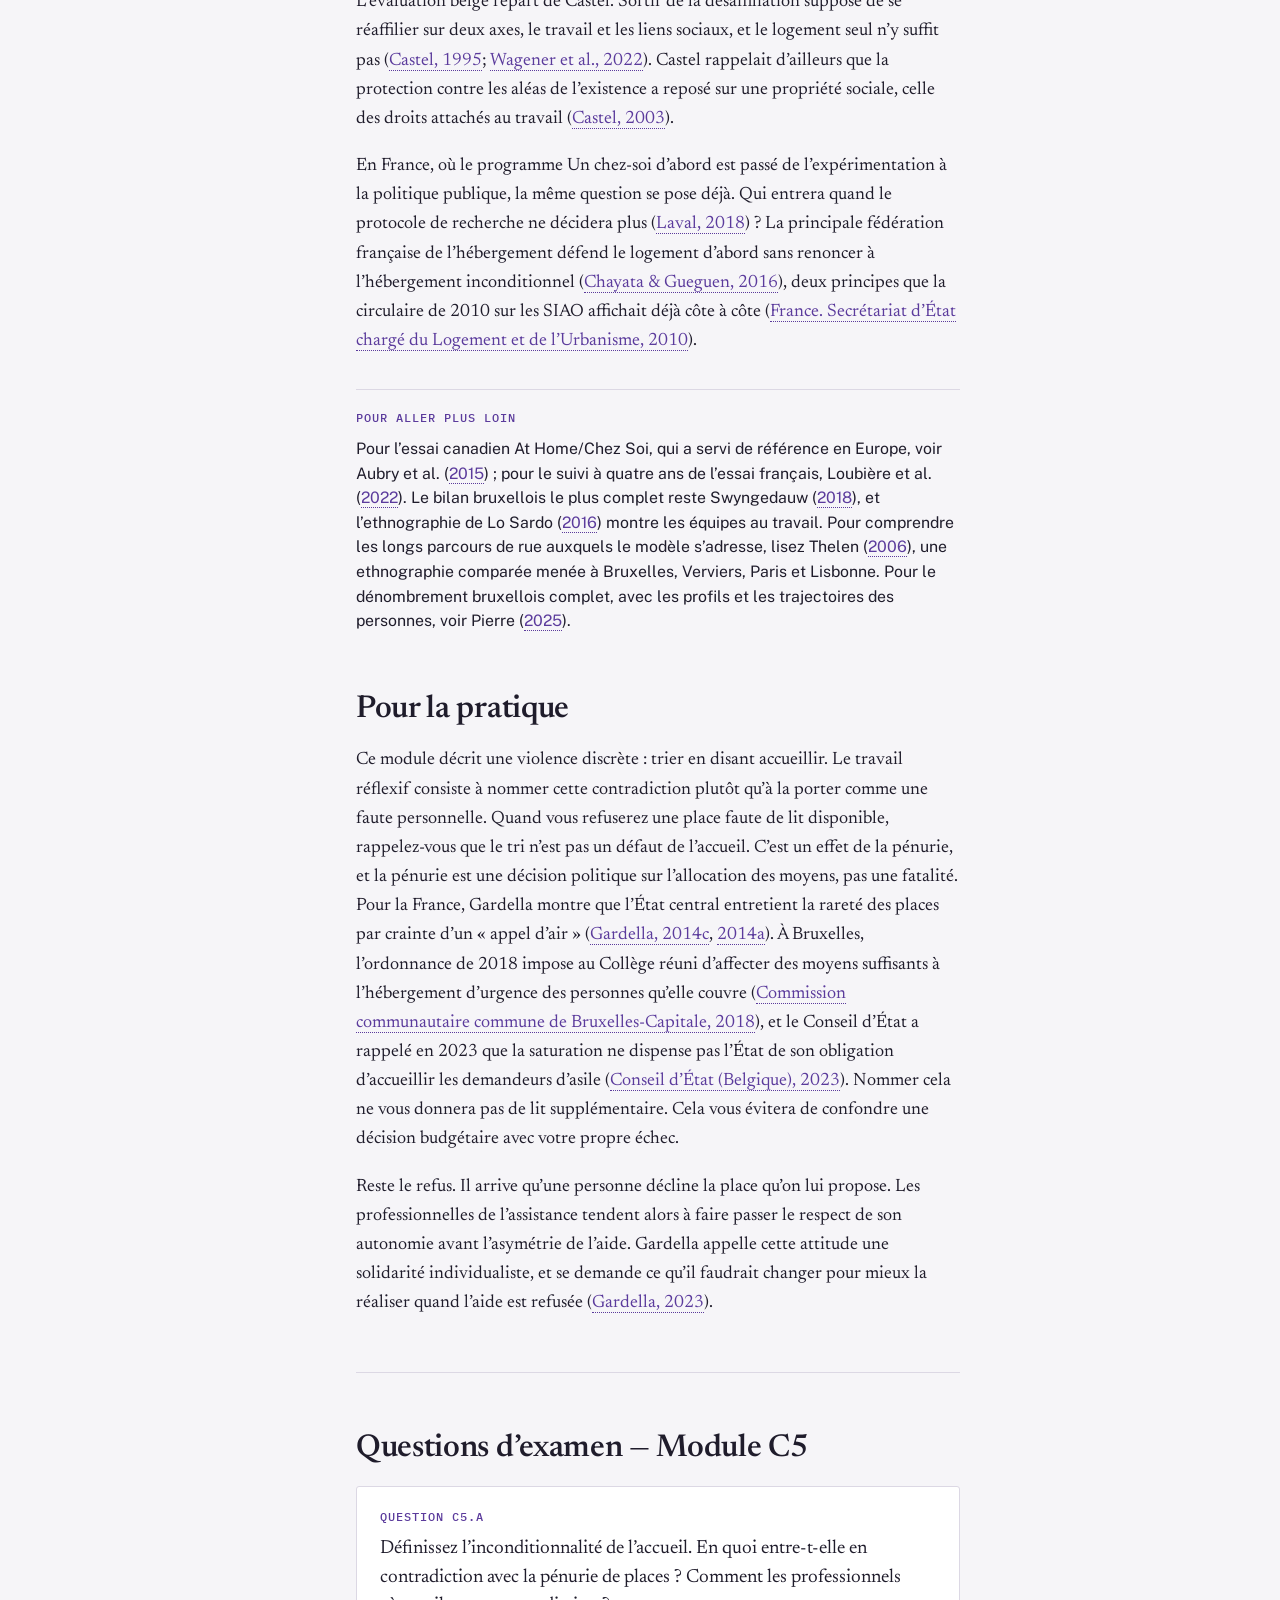
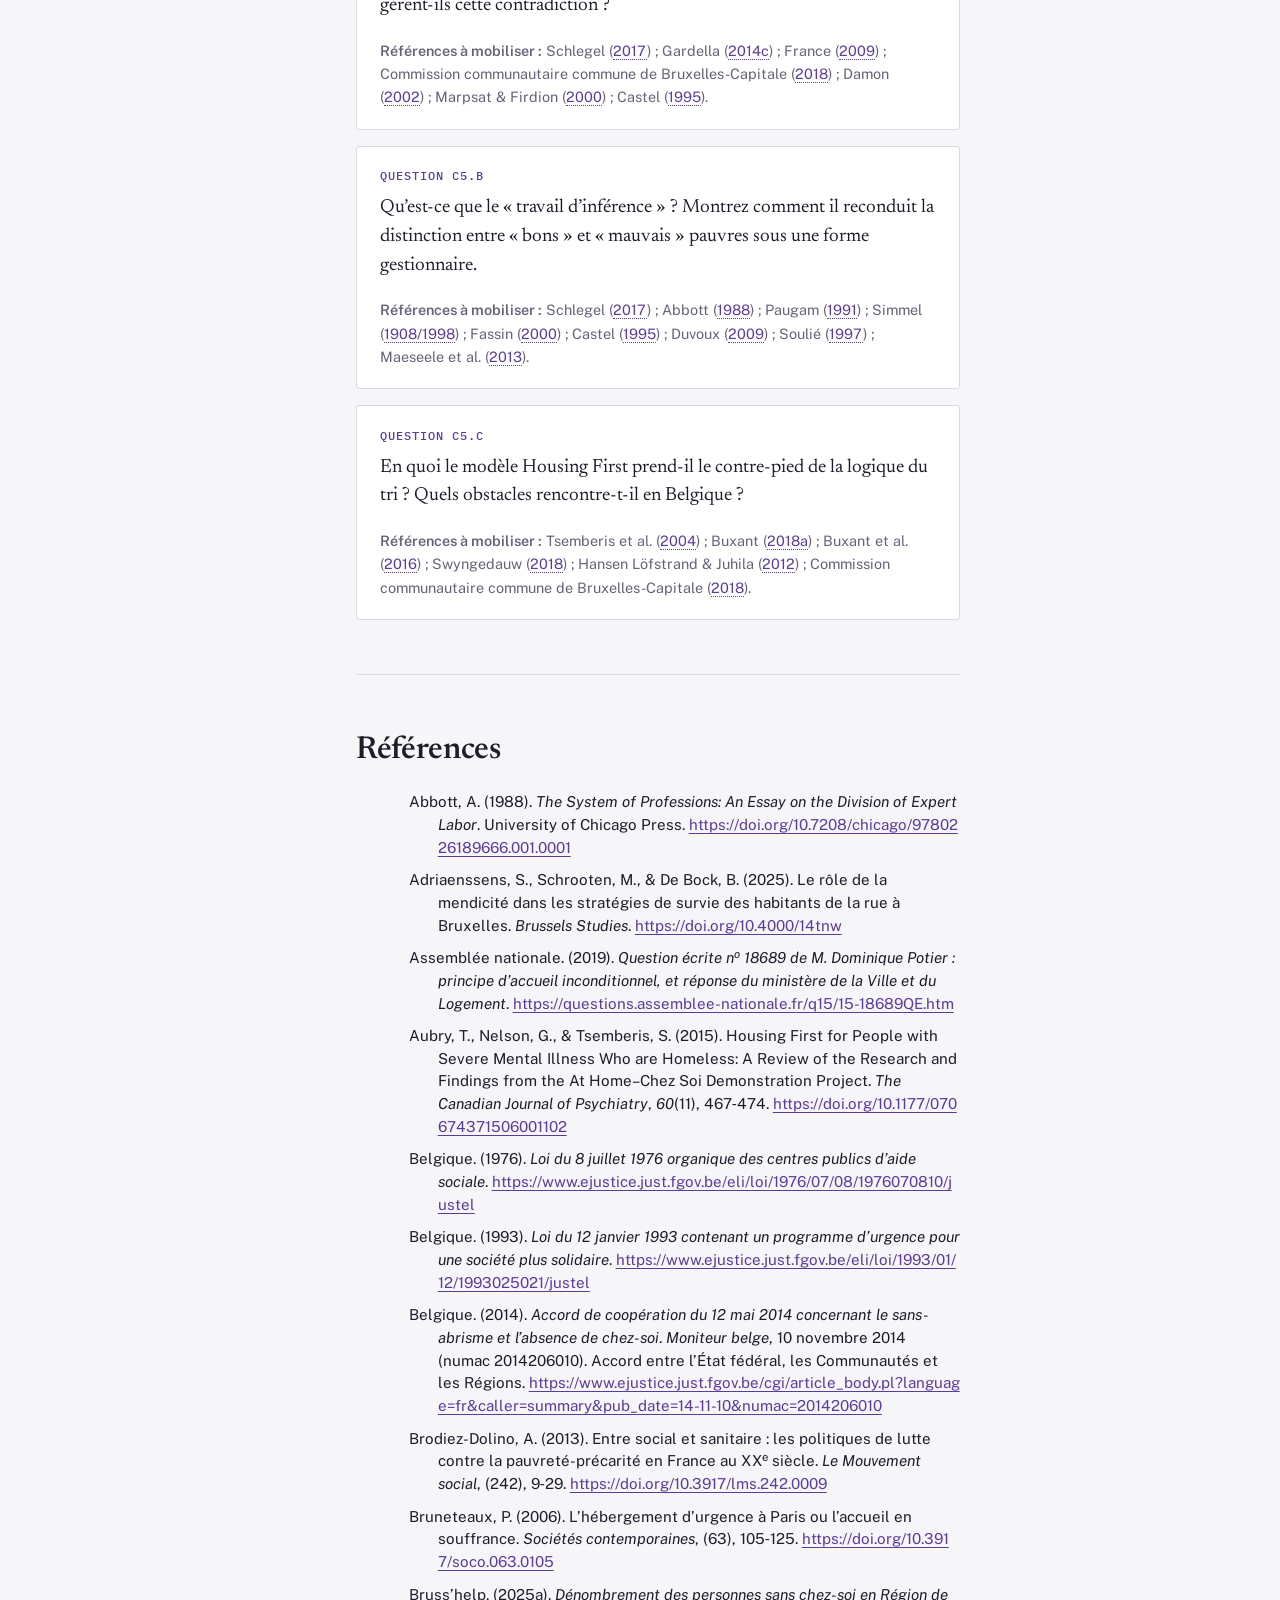
<file: docs/module-c5.html>
<!DOCTYPE html>
<html xmlns="http://www.w3.org/1999/xhtml" lang="fr" xml:lang="fr"><head>

<meta charset="utf-8">
<meta name="generator" content="quarto-1.9.38">

<meta name="viewport" content="width=device-width, initial-scale=1.0, user-scalable=yes">

<meta name="description" content="Inconditionnalité de l’accueil, pénurie de places et Housing First : le tri au cœur de l’aide aux personnes sans abri.">

<title>Pauvreté et inconditionnalité de l’accueil – Théories du travail social</title>
<style>
/* Default styles provided by pandoc.
** See https://pandoc.org/MANUAL.html#variables-for-html for config info.
*/
code{white-space: pre-wrap;}
span.smallcaps{font-variant: small-caps;}
div.columns{display: flex; gap: min(4vw, 1.5em);}
div.column{flex: auto; overflow-x: auto;}
div.hanging-indent{margin-left: 1.5em; text-indent: -1.5em;}
ul.task-list{list-style: none;}
ul.task-list li input[type="checkbox"] {
  width: 0.8em;
  margin: 0 0.8em 0.2em -1em; /* quarto-specific, see https://github.com/quarto-dev/quarto-cli/issues/4556 */ 
  vertical-align: middle;
}
/* CSS for citations */
div.csl-bib-body { }
div.csl-entry {
  clear: both;
  margin-bottom: 0em;
}
.hanging-indent div.csl-entry {
  margin-left:2em;
  text-indent:-2em;
}
div.csl-left-margin {
  min-width:2em;
  float:left;
}
div.csl-right-inline {
  margin-left:2em;
  padding-left:1em;
}
div.csl-indent {
  margin-left: 2em;
}</style>


<script src="site_libs/quarto-nav/quarto-nav.js"></script>
<script src="site_libs/quarto-nav/headroom.min.js"></script>
<script src="site_libs/clipboard/clipboard.min.js"></script>
<script src="site_libs/quarto-search/autocomplete.umd.js"></script>
<script src="site_libs/quarto-search/fuse.min.js"></script>
<script src="site_libs/quarto-search/quarto-search.js"></script>
<meta name="quarto:offset" content="./">
<link href="./module-c7.html" rel="next">
<link href="./seance-7.html" rel="prev">
<link href="./favicon.svg" rel="icon" type="image/svg+xml">
<script src="site_libs/quarto-html/quarto.js" type="module"></script>
<script src="site_libs/quarto-html/tabsets/tabsets.js" type="module"></script>
<script src="site_libs/quarto-html/popper.min.js"></script>
<script src="site_libs/quarto-html/tippy.umd.min.js"></script>
<script src="site_libs/quarto-html/anchor.min.js"></script>
<link href="site_libs/quarto-html/tippy.css" rel="stylesheet">
<link href="site_libs/quarto-html/quarto-syntax-highlighting-701ecf5a3c7fe509613b743fad33545f.css" rel="stylesheet" class="quarto-color-scheme" id="quarto-text-highlighting-styles">
<link href="site_libs/quarto-html/quarto-syntax-highlighting-dark-d402f4b7d095c35e05d0c815e375e5f9.css" rel="stylesheet" class="quarto-color-scheme quarto-color-alternate" id="quarto-text-highlighting-styles">
<link href="site_libs/quarto-html/quarto-syntax-highlighting-701ecf5a3c7fe509613b743fad33545f.css" rel="stylesheet" class="quarto-color-scheme-extra" id="quarto-text-highlighting-styles">
<script src="site_libs/bootstrap/bootstrap.min.js"></script>
<link href="site_libs/bootstrap/bootstrap-icons.css" rel="stylesheet">
<link href="site_libs/bootstrap/bootstrap-ec4b35a2ecb5a0f88c46805f11164cbd.min.css" rel="stylesheet" append-hash="true" class="quarto-color-scheme" id="quarto-bootstrap" data-mode="light">
<link href="site_libs/bootstrap/bootstrap-dark-976eff664b41c7e7be51e78eb8fb4124.min.css" rel="stylesheet" append-hash="true" class="quarto-color-scheme quarto-color-alternate" id="quarto-bootstrap" data-mode="dark">
<link href="site_libs/bootstrap/bootstrap-ec4b35a2ecb5a0f88c46805f11164cbd.min.css" rel="stylesheet" append-hash="true" class="quarto-color-scheme-extra" id="quarto-bootstrap" data-mode="light">
<script id="quarto-search-options" type="application/json">{
  "location": "navbar",
  "copy-button": false,
  "collapse-after": 3,
  "panel-placement": "end",
  "type": "overlay",
  "limit": 50,
  "keyboard-shortcut": [
    "f",
    "/",
    "s"
  ],
  "language": {
    "search-no-results-text": "Pas de résultats",
    "search-matching-documents-text": "documents trouvés",
    "search-copy-link-title": "Copier le lien vers la recherche",
    "search-hide-matches-text": "Cacher les correspondances additionnelles",
    "search-more-match-text": "correspondance de plus dans ce document",
    "search-more-matches-text": "correspondances de plus dans ce document",
    "search-clear-button-title": "Effacer",
    "search-text-placeholder": "",
    "search-detached-cancel-button-title": "Annuler",
    "search-submit-button-title": "Envoyer",
    "search-label": "Recherche"
  }
}</script>
<style>html{ scroll-behavior: smooth; }</style>
<link rel="preconnect" href="https://fonts.googleapis.com">
<link rel="preconnect" href="https://fonts.gstatic.com" crossorigin="">
<link rel="stylesheet" href="https://fonts.googleapis.com/css2?family=IBM+Plex+Mono:wght@400;500&amp;family=Newsreader:ital,opsz,wght@0,6..72,400..700;1,6..72,400..600&amp;family=Public+Sans:wght@400;500;600;700&amp;display=swap">


</head>

<body class="nav-sidebar floating nav-fixed quarto-light"><script id="quarto-html-before-body" type="application/javascript">
    const toggleBodyColorMode = (bsSheetEl) => {
      const mode = bsSheetEl.getAttribute("data-mode");
      const bodyEl = window.document.querySelector("body");
      if (mode === "dark") {
        bodyEl.classList.add("quarto-dark");
        bodyEl.classList.remove("quarto-light");
      } else {
        bodyEl.classList.add("quarto-light");
        bodyEl.classList.remove("quarto-dark");
      }
    }
    const toggleBodyColorPrimary = () => {
      const bsSheetEl = window.document.querySelector("link#quarto-bootstrap:not([rel=disabled-stylesheet])");
      if (bsSheetEl) {
        toggleBodyColorMode(bsSheetEl);
      }
    }
    const setColorSchemeToggle = (alternate) => {
      const toggles = window.document.querySelectorAll('.quarto-color-scheme-toggle');
      for (let i=0; i < toggles.length; i++) {
        const toggle = toggles[i];
        if (toggle) {
          if (alternate) {
            toggle.classList.add("alternate");
          } else {
            toggle.classList.remove("alternate");
          }
        }
      }
    };
    const toggleColorMode = (alternate) => {
      // Switch the stylesheets
      const primaryStylesheets = window.document.querySelectorAll('link.quarto-color-scheme:not(.quarto-color-alternate)');
      const alternateStylesheets = window.document.querySelectorAll('link.quarto-color-scheme.quarto-color-alternate');
      manageTransitions('#quarto-margin-sidebar .nav-link', false);
      if (alternate) {
        // note: dark is layered on light, we don't disable primary!
        enableStylesheet(alternateStylesheets);
        for (const sheetNode of alternateStylesheets) {
          if (sheetNode.id === "quarto-bootstrap") {
            toggleBodyColorMode(sheetNode);
          }
        }
      } else {
        disableStylesheet(alternateStylesheets);
        enableStylesheet(primaryStylesheets)
        toggleBodyColorPrimary();
      }
      manageTransitions('#quarto-margin-sidebar .nav-link', true);
      // Switch the toggles
      setColorSchemeToggle(alternate)
      // Hack to workaround the fact that safari doesn't
      // properly recolor the scrollbar when toggling (#1455)
      if (navigator.userAgent.indexOf('Safari') > 0 && navigator.userAgent.indexOf('Chrome') == -1) {
        manageTransitions("body", false);
        window.scrollTo(0, 1);
        setTimeout(() => {
          window.scrollTo(0, 0);
          manageTransitions("body", true);
        }, 40);
      }
    }
    const disableStylesheet = (stylesheets) => {
      for (let i=0; i < stylesheets.length; i++) {
        const stylesheet = stylesheets[i];
        stylesheet.rel = 'disabled-stylesheet';
      }
    }
    const enableStylesheet = (stylesheets) => {
      for (let i=0; i < stylesheets.length; i++) {
        const stylesheet = stylesheets[i];
        if(stylesheet.rel !== 'stylesheet') { // for Chrome, which will still FOUC without this check
          stylesheet.rel = 'stylesheet';
        }
      }
    }
    const manageTransitions = (selector, allowTransitions) => {
      const els = window.document.querySelectorAll(selector);
      for (let i=0; i < els.length; i++) {
        const el = els[i];
        if (allowTransitions) {
          el.classList.remove('notransition');
        } else {
          el.classList.add('notransition');
        }
      }
    }
    const isFileUrl = () => {
      return window.location.protocol === 'file:';
    }
    const hasAlternateSentinel = () => {
      let styleSentinel = getColorSchemeSentinel();
      if (styleSentinel !== null) {
        return styleSentinel === "alternate";
      } else {
        return false;
      }
    }
    const setStyleSentinel = (alternate) => {
      const value = alternate ? "alternate" : "default";
      if (!isFileUrl()) {
        window.localStorage.setItem("quarto-color-scheme", value);
      } else {
        localAlternateSentinel = value;
      }
    }
    const getColorSchemeSentinel = () => {
      if (!isFileUrl()) {
        const storageValue = window.localStorage.getItem("quarto-color-scheme");
        return storageValue != null ? storageValue : localAlternateSentinel;
      } else {
        return localAlternateSentinel;
      }
    }
    const toggleGiscusIfUsed = (isAlternate, darkModeDefault) => {
      const baseTheme = document.querySelector('#giscus-base-theme')?.value ?? 'light';
      const alternateTheme = document.querySelector('#giscus-alt-theme')?.value ?? 'dark';
      let newTheme = '';
      if(authorPrefersDark) {
        newTheme = isAlternate ? baseTheme : alternateTheme;
      } else {
        newTheme = isAlternate ? alternateTheme : baseTheme;
      }
      const changeGiscusTheme = () => {
        // From: https://github.com/giscus/giscus/issues/336
        const sendMessage = (message) => {
          const iframe = document.querySelector('iframe.giscus-frame');
          if (!iframe) return;
          iframe.contentWindow.postMessage({ giscus: message }, 'https://giscus.app');
        }
        sendMessage({
          setConfig: {
            theme: newTheme
          }
        });
      }
      const isGiscussLoaded = window.document.querySelector('iframe.giscus-frame') !== null;
      if (isGiscussLoaded) {
        changeGiscusTheme();
      }
    };
    const authorPrefersDark = false;
    const queryPrefersDark = window.matchMedia('(prefers-color-scheme: dark)');
    const darkModeDefault = queryPrefersDark.matches;
      document.querySelector('link#quarto-text-highlighting-styles.quarto-color-scheme-extra').rel = 'disabled-stylesheet';
      document.querySelector('link#quarto-bootstrap.quarto-color-scheme-extra').rel = 'disabled-stylesheet';
    let localAlternateSentinel = darkModeDefault ? 'alternate' : 'default';
    // Dark / light mode switch
    window.quartoToggleColorScheme = () => {
      // Read the current dark / light value
      let toAlternate = !hasAlternateSentinel();
      toggleColorMode(toAlternate);
      setStyleSentinel(toAlternate);
      toggleGiscusIfUsed(toAlternate, darkModeDefault);
      window.dispatchEvent(new Event('resize'));
    };
    queryPrefersDark.addEventListener("change", e => {
      if(window.localStorage.getItem("quarto-color-scheme") !== null)
        return;
      const alternate = e.matches
      toggleColorMode(alternate);
      localAlternateSentinel = e.matches ? 'alternate' : 'default'; // this is used alongside local storage!
      toggleGiscusIfUsed(alternate, darkModeDefault);
    });
    // Switch to dark mode if need be
    if (hasAlternateSentinel()) {
      toggleColorMode(true);
    } else {
      toggleColorMode(false);
    }
  </script>

<div id="quarto-search-results"></div>
  <header id="quarto-header" class="headroom fixed-top">
    <nav class="navbar navbar-expand-lg " data-bs-theme="dark">
      <div class="navbar-container container-fluid">
      <div class="navbar-brand-container mx-auto">
    <a class="navbar-brand" href="./index.html">
    <span class="navbar-title">SOCA-D495</span>
    </a>
  </div>
            <div id="quarto-search" class="" title="Recherche"></div>
          <button class="navbar-toggler" type="button" data-bs-toggle="collapse" data-bs-target="#navbarCollapse" aria-controls="navbarCollapse" role="menu" aria-expanded="false" aria-label="Basculer la navigation" onclick="if (window.quartoToggleHeadroom) { window.quartoToggleHeadroom(); }">
  <span class="navbar-toggler-icon"></span>
</button>
          <div class="collapse navbar-collapse" id="navbarCollapse">
            <ul class="navbar-nav navbar-nav-scroll me-auto">
  <li class="nav-item">
    <a class="nav-link active" href="./index.html" aria-current="page"> 
<span class="menu-text">Le cours</span></a>
  </li>  
  <li class="nav-item">
    <a class="nav-link" href="./evaluation.html"> 
<span class="menu-text">Évaluation</span></a>
  </li>  
  <li class="nav-item">
    <a class="nav-link" href="./references.html"> 
<span class="menu-text">Bibliographie</span></a>
  </li>  
</ul>
            <ul class="navbar-nav navbar-nav-scroll ms-auto">
  <li class="nav-item">
    <a class="nav-link" href="https://www.ulb.be/fr/programme/soca-d495-1"> 
<span class="menu-text">Fiche ULB</span></a>
  </li>  
  <li class="nav-item">
    <a class="nav-link" href="https://pierrebrasseur.github.io/cours-soca-d495.html"> 
<span class="menu-text">Pierre Brasseur</span></a>
  </li>  
</ul>
          </div> <!-- /navcollapse -->
            <div class="quarto-navbar-tools">
  <a href="" class="quarto-color-scheme-toggle quarto-navigation-tool  px-1" onclick="window.quartoToggleColorScheme(); return false;" title="Basculer le mode sombre"><i class="bi"></i></a>
</div>
      </div> <!-- /container-fluid -->
    </nav>
  <nav class="quarto-secondary-nav">
    <div class="container-fluid d-flex">
      <button type="button" class="quarto-btn-toggle btn" data-bs-toggle="collapse" role="button" data-bs-target=".quarto-sidebar-collapse-item" aria-controls="quarto-sidebar" aria-expanded="false" aria-label="Basculer la barre latérale" onclick="if (window.quartoToggleHeadroom) { window.quartoToggleHeadroom(); }">
        <i class="bi bi-layout-text-sidebar-reverse"></i>
      </button>
        <a class="flex-grow-1 no-decor" role="navigation" data-bs-toggle="collapse" data-bs-target=".quarto-sidebar-collapse-item" aria-controls="quarto-sidebar" aria-expanded="false" aria-label="Basculer la barre latérale" onclick="if (window.quartoToggleHeadroom) { window.quartoToggleHeadroom(); }">      
          <h1 class="quarto-secondary-nav-title">Pauvreté et inconditionnalité de l’accueil</h1>
        </a>     
    </div>
  </nav>
</header>
<!-- content -->
<div id="quarto-content" class="quarto-container page-columns page-rows-contents page-layout-article page-navbar">
<!-- sidebar -->
  <nav id="quarto-sidebar" class="sidebar collapse collapse-horizontal quarto-sidebar-collapse-item sidebar-navigation floating overflow-auto">
    <div class="sidebar-menu-container"> 
    <ul class="list-unstyled mt-1">
        <li class="sidebar-item">
  <div class="sidebar-item-container"> 
  <a href="./index.html" class="sidebar-item-text sidebar-link">
 <span class="menu-text">Accueil</span></a>
  </div>
</li>
        <li class="sidebar-item sidebar-item-section">
      <div class="sidebar-item-container"> 
            <a class="sidebar-item-text sidebar-link text-start" data-bs-toggle="collapse" data-bs-target="#quarto-sidebar-section-1" role="navigation" aria-expanded="true">
 <span class="menu-text">Bloc 1 · Le paradoxe constitutif</span></a>
          <a class="sidebar-item-toggle text-start" data-bs-toggle="collapse" data-bs-target="#quarto-sidebar-section-1" role="navigation" aria-expanded="true" aria-label="Basculer la section">
            <i class="bi bi-chevron-right ms-2"></i>
          </a> 
      </div>
      <ul id="quarto-sidebar-section-1" class="collapse list-unstyled sidebar-section depth1 show">  
          <li class="sidebar-item">
  <div class="sidebar-item-container"> 
  <a href="./seance-1.html" class="sidebar-item-text sidebar-link">
 <span class="menu-text">1 · Paradigmes contemporains</span></a>
  </div>
</li>
          <li class="sidebar-item">
  <div class="sidebar-item-container"> 
  <a href="./seance-2.html" class="sidebar-item-text sidebar-link">
 <span class="menu-text">2 · Émergence historique</span></a>
  </div>
</li>
      </ul>
  </li>
        <li class="sidebar-item sidebar-item-section">
      <div class="sidebar-item-container"> 
            <a class="sidebar-item-text sidebar-link text-start" data-bs-toggle="collapse" data-bs-target="#quarto-sidebar-section-2" role="navigation" aria-expanded="true">
 <span class="menu-text">Bloc 2 · Mutations et contrôle social</span></a>
          <a class="sidebar-item-toggle text-start" data-bs-toggle="collapse" data-bs-target="#quarto-sidebar-section-2" role="navigation" aria-expanded="true" aria-label="Basculer la section">
            <i class="bi bi-chevron-right ms-2"></i>
          </a> 
      </div>
      <ul id="quarto-sidebar-section-2" class="collapse list-unstyled sidebar-section depth1 show">  
          <li class="sidebar-item">
  <div class="sidebar-item-container"> 
  <a href="./seance-3.html" class="sidebar-item-text sidebar-link">
 <span class="menu-text">3 · Professionnalisation</span></a>
  </div>
</li>
          <li class="sidebar-item">
  <div class="sidebar-item-container"> 
  <a href="./seance-4.html" class="sidebar-item-text sidebar-link">
 <span class="menu-text">4 · Contrôle social</span></a>
  </div>
</li>
          <li class="sidebar-item">
  <div class="sidebar-item-container"> 
  <a href="./seance-5.html" class="sidebar-item-text sidebar-link">
 <span class="menu-text">5 · Désaffiliation</span></a>
  </div>
</li>
      </ul>
  </li>
        <li class="sidebar-item sidebar-item-section">
      <div class="sidebar-item-container"> 
            <a class="sidebar-item-text sidebar-link text-start" data-bs-toggle="collapse" data-bs-target="#quarto-sidebar-section-3" role="navigation" aria-expanded="true">
 <span class="menu-text">Bloc 3 · Enjeux contemporains</span></a>
          <a class="sidebar-item-toggle text-start" data-bs-toggle="collapse" data-bs-target="#quarto-sidebar-section-3" role="navigation" aria-expanded="true" aria-label="Basculer la section">
            <i class="bi bi-chevron-right ms-2"></i>
          </a> 
      </div>
      <ul id="quarto-sidebar-section-3" class="collapse list-unstyled sidebar-section depth1 show">  
          <li class="sidebar-item">
  <div class="sidebar-item-container"> 
  <a href="./seance-6.html" class="sidebar-item-text sidebar-link">
 <span class="menu-text">6 · Genre et intersectionnalité</span></a>
  </div>
</li>
          <li class="sidebar-item">
  <div class="sidebar-item-container"> 
  <a href="./seance-7.html" class="sidebar-item-text sidebar-link">
 <span class="menu-text">7 · Managérialisation</span></a>
  </div>
</li>
      </ul>
  </li>
        <li class="sidebar-item sidebar-item-section">
      <div class="sidebar-item-container"> 
            <a class="sidebar-item-text sidebar-link text-start" data-bs-toggle="collapse" data-bs-target="#quarto-sidebar-section-4" role="navigation" aria-expanded="true">
 <span class="menu-text">Modules thématiques</span></a>
          <a class="sidebar-item-toggle text-start" data-bs-toggle="collapse" data-bs-target="#quarto-sidebar-section-4" role="navigation" aria-expanded="true" aria-label="Basculer la section">
            <i class="bi bi-chevron-right ms-2"></i>
          </a> 
      </div>
      <ul id="quarto-sidebar-section-4" class="collapse list-unstyled sidebar-section depth1 show">  
          <li class="sidebar-item">
  <div class="sidebar-item-container"> 
  <a href="./module-c5.html" class="sidebar-item-text sidebar-link active">
 <span class="menu-text">C5 · Pauvreté et accueil</span></a>
  </div>
</li>
          <li class="sidebar-item">
  <div class="sidebar-item-container"> 
  <a href="./module-c7.html" class="sidebar-item-text sidebar-link">
 <span class="menu-text">C7 · Féminisme d’État</span></a>
  </div>
</li>
          <li class="sidebar-item">
  <div class="sidebar-item-container"> 
  <a href="./module-c8.html" class="sidebar-item-text sidebar-link">
 <span class="menu-text">C8 · Planning familial</span></a>
  </div>
</li>
      </ul>
  </li>
        <li class="sidebar-item sidebar-item-section">
      <div class="sidebar-item-container"> 
            <a class="sidebar-item-text sidebar-link text-start" data-bs-toggle="collapse" data-bs-target="#quarto-sidebar-section-5" role="navigation" aria-expanded="true">
 <span class="menu-text">Repères</span></a>
          <a class="sidebar-item-toggle text-start" data-bs-toggle="collapse" data-bs-target="#quarto-sidebar-section-5" role="navigation" aria-expanded="true" aria-label="Basculer la section">
            <i class="bi bi-chevron-right ms-2"></i>
          </a> 
      </div>
      <ul id="quarto-sidebar-section-5" class="collapse list-unstyled sidebar-section depth1 show">  
          <li class="sidebar-item">
  <div class="sidebar-item-container"> 
  <a href="./evaluation.html" class="sidebar-item-text sidebar-link">
 <span class="menu-text">Évaluation</span></a>
  </div>
</li>
          <li class="sidebar-item">
  <div class="sidebar-item-container"> 
  <a href="./references.html" class="sidebar-item-text sidebar-link">
 <span class="menu-text">Bibliographie générale</span></a>
  </div>
</li>
      </ul>
  </li>
    </ul>
    </div>
</nav>
<div id="quarto-sidebar-glass" class="quarto-sidebar-collapse-item" data-bs-toggle="collapse" data-bs-target=".quarto-sidebar-collapse-item"></div>
<!-- margin-sidebar -->
    <div id="quarto-margin-sidebar" class="sidebar margin-sidebar">
        <nav id="TOC" role="doc-toc" class="toc-active">
    <h2 id="toc-title">Dans cette séance</h2>
   
  <ul class="collapse">
  <li><a href="#une-nuit-de-novembre" id="toc-une-nuit-de-novembre" class="nav-link active" data-scroll-target="#une-nuit-de-novembre">Une nuit de novembre</a></li>
  <li><a href="#le-principe-dinconditionnalité" id="toc-le-principe-dinconditionnalité" class="nav-link" data-scroll-target="#le-principe-dinconditionnalité">Le principe d’inconditionnalité</a></li>
  <li><a href="#la-pénurie-et-le-tri-quelle-impose" id="toc-la-pénurie-et-le-tri-quelle-impose" class="nav-link" data-scroll-target="#la-pénurie-et-le-tri-quelle-impose">La pénurie, et le tri qu’elle impose</a></li>
  <li><a href="#le-retour-des-bons-et-mauvais-pauvres" id="toc-le-retour-des-bons-et-mauvais-pauvres" class="nav-link" data-scroll-target="#le-retour-des-bons-et-mauvais-pauvres">Le retour des « bons » et « mauvais » pauvres</a></li>
  <li><a href="#housing-first-ou-inverser-lescalier" id="toc-housing-first-ou-inverser-lescalier" class="nav-link" data-scroll-target="#housing-first-ou-inverser-lescalier">Housing First, ou inverser l’escalier</a></li>
  <li><a href="#pour-la-pratique" id="toc-pour-la-pratique" class="nav-link" data-scroll-target="#pour-la-pratique">Pour la pratique</a></li>
  <li><a href="#questions-dexamen-module-c5" id="toc-questions-dexamen-module-c5" class="nav-link" data-scroll-target="#questions-dexamen-module-c5">Questions d’examen — Module C5</a></li>
  <li><a href="#références" id="toc-références" class="nav-link" data-scroll-target="#références">Références</a></li>
  </ul>
</nav>
    </div>
<!-- main -->
<main class="content" id="quarto-document-content">


<header id="title-block-header" class="quarto-title-block fiche-header">
<div class="fiche-meta">
  <span class="fiche-ref">SOCA-D495 / C5</span>
  <span>Module thématique</span>
  <span>Prolonge la séance 5</span>
</div>
<p class="fiche-numero">Module C5</p>
<h1 class="title d-none d-lg-block display-7">Pauvreté et inconditionnalité de l’accueil</h1>
</header>



<div class="objectifs">
<p><strong>À l’issue de ce module, vous devez être capables de :</strong></p>
<ul>
<li>Définir l’inconditionnalité de l’accueil et la contradiction qu’elle entretient avec la pénurie de places</li>
<li>Analyser le travail d’inférence comme un tri qui catégorise et hiérarchise</li>
<li>Repérer la survie de la distinction « bons » / « mauvais » pauvres dans les pratiques actuelles</li>
<li>Transposer à Bruxelles une enquête menée en France, du SIAO à Bruss’help</li>
<li>Situer le sans-abrisme belge et le modèle Housing First dans les cadres de la séance 5</li>
</ul>
</div>
<section id="une-nuit-de-novembre" class="level2">
<h2 class="anchored" data-anchor-id="une-nuit-de-novembre">Une nuit de novembre</h2>
<p>Le mercredi 6 novembre 2024, entre 23 heures et minuit, quelque quatre cents travailleurs et bénévoles se déploient dans les rues de Bruxelles <span class="citation" data-cites="pierre2025">(<a href="#ref-pierre2025" role="doc-biblioref">Pierre, 2025, p. 2</a>)</span>. Ils comptent. C’est le huitième dénombrement des personnes sans chez-soi, organisé par Bruss’help. Le résultat tombe : 9 777 personnes sans abri ou mal logées dans la Région bruxelloise <span class="citation" data-cites="brusshelp2025b">(<a href="#ref-brusshelp2025b" role="doc-biblioref">Bruss’help, 2025a</a>)</span>. Deux ans plus tôt, on en avait compté 7 134 <span class="citation" data-cites="paquot2023">(<a href="#ref-paquot2023" role="doc-biblioref">Paquot, 2023</a>)</span>. La collecte s’est élargie entre-temps. À méthodologie égale, la hausse est de près de 25 % en deux ans, de 6 465 à 8 050 personnes ; entre les totaux publiés, elle atteint 37 % <span class="citation" data-cites="brusshelp2025b">(<a href="#ref-brusshelp2025b" role="doc-biblioref">Bruss’help, 2025a</a>)</span>. Près d’un millier de personnes, 992 exactement, ont été trouvées dans l’espace public, dans les rues, les stations de métro, les parcs, les gares et les parkings. Le nombre de femmes sans logement est passé de 1 283 à 1 991 en deux ans, celui des mineurs de 977 à 1 678 <span class="citation" data-cites="paquot2023 pierre2025">(<a href="#ref-paquot2023" role="doc-biblioref">Paquot, 2023</a>; <a href="#ref-pierre2025" role="doc-biblioref">Pierre, 2025, p. 17</a>)</span>. Et les femmes restent sous-comptées, parce qu’elles se cachent davantage dans la rue et recourent plus souvent à des proches <span class="citation" data-cites="lelubre2012 brusshelp2025b">(<a href="#ref-brusshelp2025b" role="doc-biblioref">Bruss’help, 2025a, p. 22</a>; <a href="#ref-lelubre2012" role="doc-biblioref">Lelubre, 2012</a>)</span>.</p>
<p>Le président de Bruss’help a pointé des causes concrètes : la pauvreté qui monte, des hausses de loyer abusives qui jettent les gens dehors, l’arrêt de l’accueil des hommes seuls par Fedasil <span class="citation" data-cites="vandewalle2025">(<a href="#ref-vandewalle2025" role="doc-biblioref">Van De Walle, 2025</a>)</span>. Les expulsions se comptent aussi. En 2018, les justices de paix bruxelloises ont prononcé un jugement d’expulsion contre 3 908 ménages locataires, soit environ onze par jour <span class="citation" data-cites="godart2023">(<a href="#ref-godart2023" role="doc-biblioref">Godart et al., 2023</a>)</span>. Les hommes seuls dont il parle sont des demandeurs d’asile. À la fin du mois d’août 2023, la secrétaire d’État à l’Asile et la Migration avait décidé de réserver les places du réseau fédéral d’accueil aux familles avec enfants et de ne plus accueillir, temporairement, les hommes seuls. Le Conseil d’État a suspendu cette décision le 13 septembre 2023, parce que la loi du 12 janvier 2007 ouvre à tout demandeur d’asile un droit à l’accueil dès sa demande et que la saturation du réseau ne permet pas d’y déroger <span class="citation" data-cites="conseildetat2023">(<a href="#ref-conseildetat2023" role="doc-biblioref">Conseil d’État (Belgique), 2023</a>)</span>. Au 18 novembre 2024, 2 517 hommes isolés demandeurs de protection internationale restaient pourtant sur la liste d’attente de Fedasil <span class="citation" data-cites="brusshelp2025b">(<a href="#ref-brusshelp2025b" role="doc-biblioref">Bruss’help, 2025a, p. 46</a>)</span>.</p>
<p>Le phénomène déborde Bruxelles. À partir des dénombrements locaux, on estime à 18 812 le nombre de personnes sans chez-soi en Wallonie, dont 5 031 enfants <span class="citation" data-cites="spw2026">(<a href="#ref-spw2026" role="doc-biblioref">Service public de Wallonie, 2026</a>)</span>, et à 20 363 en Flandre <span class="citation" data-cites="mertens2025">(<a href="#ref-mertens2025" role="doc-biblioref">Mertens et al., 2025</a>)</span>. La plupart ne dorment pas dehors. En Wallonie, 38,2 % logent chez des proches, et les personnes vues dans l’espace public ne représentent qu’environ 7 % du total <span class="citation" data-cites="spw2026">(<a href="#ref-spw2026" role="doc-biblioref">Service public de Wallonie, 2026</a>)</span>.</p>
<p>Ce module prolonge la séance 5 en la portant sur ce terrain précis. Il s’appuie sur l’enquête de Vianney Schlegel, qui a suivi de 2014 à 2016 les commissions chargées d’orienter les demandes d’hébergement sur un territoire métropolitain français d’environ 130 communes <span class="citation" data-cites="schlegel2017">(<a href="#ref-schlegel2017" role="doc-biblioref">Schlegel, 2017, p. 189‑190</a>)</span>. Le cas est français, avec ses sigles, et il faudra le transposer à Bruxelles. Il pose un problème que vous rencontrerez de plein fouet : on affirme un droit inconditionnel à l’hébergement, et on manque de places. Quelqu’un doit donc trier. Ce sera vous.</p>
</section>
<section id="le-principe-dinconditionnalité" class="level2">
<h2 class="anchored" data-anchor-id="le-principe-dinconditionnalité">Le principe d’inconditionnalité</h2>
<p>L’inconditionnalité de l’accueil pose que toute personne en détresse doit pouvoir être hébergée, sans condition préalable. Pas de statut à prouver, pas de papiers à montrer, pas de « projet » à présenter, pas de sobriété à garantir. Édouard Gardella la définit par deux absences : aucun ciblage autre que le besoin déclaré et aucune contrepartie <span class="citation" data-cites="gardella2014b">(<a href="#ref-gardella2014b" role="doc-biblioref">Gardella, 2014c</a>)</span>. L’idée vise explicitement à abolir le tri moral, celui qui sépare le pauvre méritant du pauvre suspect.</p>
<p>En France, la norme s’installe dans le droit de l’urgence sociale à partir de la fin des années 1990, portée par la médicalisation du vagabondage et par des médecins comme Xavier Emmanuelli <span class="citation" data-cites="gardella2014b">(<a href="#ref-gardella2014b" role="doc-biblioref">Gardella, 2014c</a>)</span>. La loi du 25 mars 2009 l’inscrit dans le Code de l’action sociale et des familles. Toute personne sans abri en situation de détresse a accès, « à tout moment », à un dispositif d’hébergement d’urgence, et peut y demeurer jusqu’à ce qu’une orientation lui soit proposée <span class="citation" data-cites="france2009">(<a href="#ref-france2009" role="doc-biblioref">France, 2009</a>)</span>. Le texte ouvre l’accès à un dispositif, et non un droit à une place. Jusqu’en 2014, la détresse devait être « médicale, psychique et sociale » ; la loi dit aujourd’hui « ou ». Interrogé en 2019, le ministère du Logement rappelait qu’aucune condition d’âge, de sexe, de ressources ou de régularité du séjour n’y figure <span class="citation" data-cites="assembleenationale2019">(<a href="#ref-assembleenationale2019" role="doc-biblioref">Assemblée nationale, 2019</a>)</span>.</p>
<p>On pourrait croire que ce principe prolonge la logique du droit subjectif rencontrée à la séance 5, celle du minimex de 1974 et de la dignité humaine inscrite dans la loi des CPAS de 1976. Le rapprochement trompe, car ces droits sont conditionnels. L’aide du CPAS suppose un état de besoin établi par une enquête sociale, et l’article 57, § 2 de la loi de 1976 réduit l’aide due aux étrangers en séjour illégal à l’aide médicale urgente <span class="citation" data-cites="belgique1976 fierens2018">(<a href="#ref-belgique1976" role="doc-biblioref">Belgique, 1976</a>; <a href="#ref-fierens2018" role="doc-biblioref">Fierens, 2018</a>)</span>.</p>
<p>En Belgique, l’inconditionnalité est écrite ailleurs, dans l’ordonnance bruxelloise du 14 juin 2018 relative à l’aide d’urgence et à l’insertion des personnes sans abri. Son article 3 rend les services d’aide d’urgence inconditionnels et gratuits. Le même article réserve pourtant le droit de les réclamer en justice à certaines catégories : les Belges, les citoyens de l’Union disposant d’un droit de séjour, les étrangers inscrits aux registres, les apatrides et les réfugiés. Les autres peuvent être accueillis, sans pouvoir l’exiger. L’article 5 accorde l’hébergement d’urgence, au moins de 20 heures à 8 heures, « dans la limite des places disponibles » <span class="citation" data-cites="cocom2018">(<a href="#ref-cocom2018" role="doc-biblioref">Commission communautaire commune de Bruxelles-Capitale, 2018</a>)</span>. La contradiction de ce module est donc écrite dans le droit bruxellois lui-même. Dans les faits, l’inconditionnalité repose sur quelques opérateurs. En 2017, en pleine crise de gouvernance du Samusocial, la directrice de la fédération AMA rappelait qu’il était l’une des seules structures à garantir un accès inconditionnel, notamment aux sans-papiers <span class="citation" data-cites="mormont2017">(<a href="#ref-mormont2017" role="doc-biblioref">Mormont, 2017</a>)</span>.</p>
<p>L’inconditionnalité a aussi un prix, la durée. En France, l’hébergement d’urgence, gratuit et peu conditionnel, n’offre le plus souvent que des séjours d’une à sept nuits. Gardella appelle fractionnement social la mobilité forcée qui en résulte <span class="citation" data-cites="gardella2016">(<a href="#ref-gardella2016" role="doc-biblioref">Gardella, 2016</a>)</span>.</p>
</section>
<section id="la-pénurie-et-le-tri-quelle-impose" class="level2">
<h2 class="anchored" data-anchor-id="la-pénurie-et-le-tri-quelle-impose">La pénurie, et le tri qu’elle impose</h2>
<p>Dans les faits, les places manquent durablement. Sur le territoire étudié par Schlegel, le Samu social recensait environ 1 100 places pour les personnes isolées, face à 1 800 demandes <span class="citation" data-cites="schlegel2017">(<a href="#ref-schlegel2017" role="doc-biblioref">Schlegel, 2017, p. 188</a>)</span>. Les familles relevaient d’une autre commission et n’entrent pas dans ce calcul. La pénurie n’a pas reculé depuis. En France, dans la nuit du 18 au 19 août 2025, 6 738 personnes qui avaient appelé le 115 sont restées sans solution, dont au moins 2 159 enfants <span class="citation" data-cites="fas2025">(<a href="#ref-fas2025" role="doc-biblioref">Fédération des acteurs de la solidarité &amp; UNICEF France, 2025</a>)</span>. La contradiction retombe alors sur les épaules des travailleurs sociaux, qui doivent sélectionner tout en tenant un discours d’accueil pour tous. C’est intenable, et pourtant c’est le quotidien. Michael Lipsky l’a décrit chez les agents publics de première ligne. Quand la demande excède les moyens, ils rationnent, en limitant l’accès ou en traitant les usagers de manière inégale <span class="citation" data-cites="lipsky2010">(<a href="#ref-lipsky2010" role="doc-biblioref">Lipsky, 1980/2010</a>)</span>.</p>
<p>En France, ce tri a été centralisé. Une circulaire du 8 avril 2010 crée dans chaque département un service intégré de l’accueil et de l’orientation, le SIAO, conçu comme une plateforme unique qui reçoit toutes les demandes et affecte les places vacantes <span class="citation" data-cites="france2010">(<a href="#ref-france2010" role="doc-biblioref">France. Secrétariat d’État chargé du Logement et de l’Urbanisme, 2010</a>)</span>. La loi ALUR du 24 mars 2014 lui donne une base législative <span class="citation" data-cites="france2014">(<a href="#ref-france2014" role="doc-biblioref">France, 2014</a>)</span>. Le SIAO classe les demandes selon leur ancienneté, et instaure ainsi un « ordre local du mérite » <span class="citation" data-cites="schlegel2017">(<a href="#ref-schlegel2017" role="doc-biblioref">Schlegel, 2017, p. 193</a>)</span>.</p>
<p>Le tri porte un nom technique. Les commissions parlent d’attribution des places ; Schlegel analyse ce qu’elles font comme un travail d’inférence, un concept d’Andrew Abbott <span class="citation" data-cites="schlegel2017">(<a href="#ref-schlegel2017" role="doc-biblioref">Schlegel, 2017, p. 188‑189</a>)</span>. Pour Abbott, que vous avez croisé aux séances 1 et 3, le travail professionnel enchaîne trois opérations : le diagnostic, l’inférence et le traitement. L’inférence relie un diagnostic, ici la situation de la personne, à un traitement, ici la place jugée adéquate. Elle est d’autant plus sollicitée que la situation est incertaine et que les traitements sont rares <span class="citation" data-cites="abbott1988">(<a href="#ref-abbott1988" role="doc-biblioref">Abbott, 1988</a>)</span>. Avec la pénurie, peu de places doivent répondre à beaucoup de situations. Ce travail consiste à transformer des situations singulières en demandes classables. En commission, on reconstitue à partir d’informations partielles la « vraie » urgence de chacun.</p>
<p>On mobilise des critères, souvent informels, qui priorisent certains profils et en écartent d’autres. La santé ouvre une priorité. Des infirmiers servent d’agents de liaison, et sept critères signalent les « situations particulièrement préoccupantes », parmi lesquels un enfant de moins de trois ans, une grossesse de plus de six mois, un âge de plus de 70 ans ou un handicap <span class="citation" data-cites="schlegel2017">(<a href="#ref-schlegel2017" role="doc-biblioref">Schlegel, 2017, p. 201‑202</a>)</span>. D’autres profils sont jugés trop lourds. Schlegel en relève cinq : les personnes atteintes de troubles psychiatriques, les usagers de psychotropes, les auteurs de violences, les « habitués » ou « vedettes », et les personnes en « situation administrative précaire », c’est-à-dire sans titre de séjour <span class="citation" data-cites="schlegel2017">(<a href="#ref-schlegel2017" role="doc-biblioref">Schlegel, 2017, p. 197‑198</a>)</span>. Trois refus d’une place adaptée, ou trois exclusions, font perdre l’ancienneté de la demande <span class="citation" data-cites="schlegel2017">(<a href="#ref-schlegel2017" role="doc-biblioref">2017, p. 198</a>)</span>.</p>
<p>La priorité aux familles avec enfants se décide plus haut. En 2019, le ministère français reconnaissait qu’en cas de saturation, l’accès est priorisé au profit des familles, des femmes isolées avec enfants, des malades et des victimes de violences <span class="citation" data-cites="assembleenationale2019">(<a href="#ref-assembleenationale2019" role="doc-biblioref">Assemblée nationale, 2019</a>)</span>. La décision belge de 2023 sur les hommes seuls demandeurs d’asile procédait du même geste, les familles d’abord <span class="citation" data-cites="conseildetat2023">(<a href="#ref-conseildetat2023" role="doc-biblioref">Conseil d’État (Belgique), 2023</a>)</span>. Julien Damon a fait la critique de ce « prioritarisme », qui concentre l’aide sur les plus défavorisés, et du ciblage qui l’accompagne <span class="citation" data-cites="damon2002">(<a href="#ref-damon2002" role="doc-biblioref">Damon, 2002</a>)</span>.</p>
<p>Et l’on se dispute, entre services centralisateurs et structures d’accueil, sur qui décide d’admettre qui. Dans le cas français, le SIAO propose et les centres d’hébergement et de réinsertion sociale, les CHRS, disposent. Ils tiennent des listes noires, et l’administration de l’État, la direction départementale de la cohésion sociale, qui pourrait les contraindre, n’est venue qu’à deux réunions sur une trentaine <span class="citation" data-cites="schlegel2017">(<a href="#ref-schlegel2017" role="doc-biblioref">Schlegel, 2017, p. 193‑195</a>)</span>. Schlegel lit ce conflit comme une lutte de juridiction, au sens d’Abbott. Le résultat se lit dans les chiffres. Du 1er janvier 2015 au 6 janvier 2016, le SIAO étudié a fait 1 527 propositions d’orientation, et 1 077 d’entre elles, soit 71 %, n’ont pas abouti. Parmi ces échecs, 44 % sont des refus des CHRS, 37 % des « pertes de contact » et 19 % des refus des demandeurs <span class="citation" data-cites="schlegel2017">(<a href="#ref-schlegel2017" role="doc-biblioref">Schlegel, 2017, p. 196</a>)</span>.</p>
<p>Ces refus des demandeurs ont leurs raisons. Ceux qui acceptent l’hébergement d’urgence en critiquent aussi les conditions, le manque d’intimité, l’hygiène, l’insécurité. Ce qui distingue ceux qui le refusent, c’est un attachement à des collectifs de rue et à des lieux <span class="citation" data-cites="gardella2019">(<a href="#ref-gardella2019" role="doc-biblioref">Gardella, 2019</a>)</span>.</p>
<p>Le tri n’a pas attendu les SIAO. En 1997, Charles Soulié décrivait à Paris un réseau d’hébergement très hiérarchisé, et une population sans abri produite par des sélections successives, sur le marché du travail, sur celui du logement et dans le travail social <span class="citation" data-cites="soulie1997">(<a href="#ref-soulie1997" role="doc-biblioref">Soulié, 1997, p. 69</a>)</span>. Maryse Marpsat et Jean-Marie Firdion y observaient une concurrence entre pauvres, qui accèdent aux services selon leur santé, leur réseau ou leur métier <span class="citation" data-cites="marpsat1998">(<a href="#ref-marpsat1998" role="doc-biblioref">Marpsat &amp; Firdion, 1998</a>)</span>. La centralisation a ensuite divisé les professionnels, entre ceux qui y résistent et ceux qui s’y engagent en y cherchant un sens <span class="citation" data-cites="montalbanaroca2014">(<a href="#ref-montalbanaroca2014" role="doc-biblioref">Montalban Aroca, 2014</a>)</span>.</p>
<p>À Bruxelles, l’équivalent du SIAO s’appelle Bruss’help. L’ordonnance de 2018 lui confie le dispatching, c’est-à-dire l’orientation des personnes « en fonction des besoins […] et des places disponibles » (article 63), à côté du New Samusocial, qui gère l’hébergement d’urgence <span class="citation" data-cites="cocom2018">(<a href="#ref-cocom2018" role="doc-biblioref">Commission communautaire commune de Bruxelles-Capitale, 2018</a>)</span>. En 2024, face à une « hyper saturation », Bruss’help a créé un groupe de travail sur le dispatching et dressé un tableau régional de l’offre, et le Samusocial l’a associé à sa réflexion sur l’attribution des places d’urgence <span class="citation" data-cites="brusshelp2025">(<a href="#ref-brusshelp2025" role="doc-biblioref">Bruss’help, 2025b</a>)</span>. Le Brussels Deal, conclu fin 2022, cofinance 2 000 places d’urgence existantes, sans en créer de nouvelles <span class="citation" data-cites="brusshelp2025b">(<a href="#ref-brusshelp2025b" role="doc-biblioref">Bruss’help, 2025a, p. 25</a>)</span>. La difficulté de coordonner est ancienne. Le premier Samu social bruxellois, lancé à la fin des années 1990, n’a pas réussi à mettre en réseau les associations d’une ville que Bernard Francq décrit comme un labyrinthe institutionnel. À la Noël 2000, il a été débordé par l’afflux de demandeurs d’asile, et la confusion entre sans-abri et candidats réfugiés a pesé dans son effondrement <span class="citation" data-cites="francq2004">(<a href="#ref-francq2004" role="doc-biblioref">Francq, 2004</a>)</span>. En 2000 comme en 2024, la saturation de l’accueil des demandeurs d’asile se reporte sur l’urgence sociale.</p>
<div class="plus-loin">
<p><strong>Pour aller plus loin</strong></p>
<p>Pour une ethnographie de l’urgence sociale à Paris, du 115 aux équipes mobiles, voir <span class="citation" data-cites="cefai2011">Cefaï &amp; Gardella (<a href="#ref-cefai2011" role="doc-biblioref">2011</a>)</span>. Sur les centres d’hébergement d’urgence parisiens, qui compliquent la situation des personnes à la rue plus qu’ils ne la résolvent, lisez <span class="citation" data-cites="bruneteaux2006">Bruneteaux (<a href="#ref-bruneteaux2006" role="doc-biblioref">2006</a>)</span> ; sur la manière dont les personnes se préservent face au circuit d’assistance, <span class="citation" data-cites="pichon1996">Pichon (<a href="#ref-pichon1996" role="doc-biblioref">1996</a>)</span>. La thèse de <span class="citation" data-cites="gardella2014a">Gardella (<a href="#ref-gardella2014a" role="doc-biblioref">2014b</a>)</span> retrace l’assistance d’urgence en France depuis les années 1980. La première grande enquête statistique française sur les sans-domicile, menée à Paris en 1995, est présentée dans <span class="citation" data-cites="marpsat2000">Marpsat &amp; Firdion (<a href="#ref-marpsat2000" role="doc-biblioref">2000</a>)</span>. Pour un parallèle hors du sans-abrisme, où des associations de défense des étrangers en viennent à participer à l’application des politiques migratoires en préfecture, voir <span class="citation" data-cites="pette2014">Pette (<a href="#ref-pette2014" role="doc-biblioref">2014</a>)</span>.</p>
</div>
</section>
<section id="le-retour-des-bons-et-mauvais-pauvres" class="level2">
<h2 class="anchored" data-anchor-id="le-retour-des-bons-et-mauvais-pauvres">Le retour des « bons » et « mauvais » pauvres</h2>
<p>La séance 5 l’a montré avec Simmel et Paugam : l’aide ne se contente pas de secourir, elle assigne une place. Pour Simmel, on ne devient membre du groupe des pauvres qu’à partir du moment où l’on est assisté <span class="citation" data-cites="simmel1998">(<a href="#ref-simmel1998" role="doc-biblioref">Simmel, 1908/1998</a>)</span>. Paugam distingue parmi les usagers de l’action sociale les fragiles, les assistés et les marginaux, que l’intervention sociale ne touche presque plus <span class="citation" data-cites="paugam1991">(<a href="#ref-paugam1991" role="doc-biblioref">Paugam, 1991</a>)</span>. Les marginaux sont ceux que les commissions d’hébergement écartent.</p>
<p>Le travail d’inférence réactive cette logique sous un habit gestionnaire. Schlegel conclut que les commissions trient selon trois critères, l’ancienneté, la déviance et la vulnérabilité, et que la norme d’inconditionnalité, qui devait abolir la distinction entre méritants et non-méritants, finit par la réactiver <span class="citation" data-cites="schlegel2017">(<a href="#ref-schlegel2017" role="doc-biblioref">Schlegel, 2017, p. 203</a>)</span>. Sous couvert de critères « objectifs » d’urgence ou de faisabilité, ce travail reconduit un jugement moral. La recherche sur le mérite, le <em>deservingness</em>, a donné une grille à ce jugement. Le public juge une personne plus ou moins méritante selon le contrôle qu’elle a sur sa situation, son attitude, sa réciprocité, son identité et son besoin <span class="citation" data-cites="vanoorschot2000">(<a href="#ref-vanoorschot2000" role="doc-biblioref"><span class="nocase">van Oorschot</span>, 2000</a>)</span>. À partir de données électorales belges, une équipe a montré que ces cinq critères forment autant de logiques de justice distinctes <span class="citation" data-cites="meuleman2020">(<a href="#ref-meuleman2020" role="doc-biblioref">Meuleman et al., 2020</a>)</span>. Partout en Europe, les personnes âgées passent pour les plus méritantes, suivies des malades et des handicapés, puis des chômeurs ; les immigrés viennent en dernier <span class="citation" data-cites="vanoorschot2006">(<a href="#ref-vanoorschot2006" role="doc-biblioref"><span class="nocase">van Oorschot</span>, 2006</a>)</span>. C’est, à peu de chose près, l’ordre des priorités des commissions. En comparant le RSA français et un programme new-yorkais, Élisa Chelle montre que le pauvre méritant revient dans les politiques sociales sous la forme d’une conditionnalité comportementale, justifiée par la science expérimentale <span class="citation" data-cites="chelle2012">(<a href="#ref-chelle2012" role="doc-biblioref">Chelle, 2012</a>)</span>.</p>
<p>Le « bon » pauvre est celui qui coopère, formule une demande lisible, a un projet. Formuler une demande lisible s’apprend. Didier Fassin l’a montré à partir de trois cents lettres adressées en 1998 au Fonds d’urgence sociale, dans lesquelles les demandeurs doivent attester, par le récit de leur vie, de leur bonne foi et de leur bonne volonté <span class="citation" data-cites="fassin2000">(<a href="#ref-fassin2000" role="doc-biblioref">Fassin, 2000</a>)</span>. Avoir un projet aussi. L’institution demande aux allocataires du RMI d’être autonomes en formulant un projet dans un contrat, et Nicolas Duvoux montre ce que cette injonction coûte à ceux qui ne peuvent pas s’y conformer <span class="citation" data-cites="duvoux2009">(<a href="#ref-duvoux2009" role="doc-biblioref">Duvoux, 2009</a>)</span>. La contrepartie elle-même change de sens d’un pays à l’autre, et le <em>workfare</em> américain ne se confond pas avec l’insertion à la française <span class="citation" data-cites="morel2000">(<a href="#ref-morel2000" role="doc-biblioref">Morel, 2000</a>)</span>.</p>
<p>Le « mauvais » pauvre est celui dont les ruptures et les troubles rendent l’accompagnement coûteux pour le service. La Belgique a ses propres filtres. À Gand, pour entrer dans les centres d’accueil réguliers, il faut n’avoir ni trouble psychiatrique dominant ni dépendance, montrer une motivation à changer, supporter la vie en groupe et disposer d’un revenu. Les auteurs parlent d’un écrémage des personnes les plus faciles à accompagner. Les autres sont étiquetés <em>care avoiders</em>, comme s’ils fuyaient l’aide, et renvoyés vers un second circuit d’accueil de nuit et de jour, sans visée de changement. L’étiquette fait passer pour un libre choix une exclusion produite par l’organisation <span class="citation" data-cites="maeseele2013">(<a href="#ref-maeseele2013" role="doc-biblioref">Maeseele et al., 2013</a>)</span>. La même logique touche l’adresse de référence en CPAS, qui permet aux personnes sans abri de conserver leurs droits. Certains CPAS la subordonnent à des conditions supplémentaires, chercher un logement, suivre une médiation de dettes ou se soigner d’une dépendance, et son octroi dépend beaucoup de la marge de manœuvre des travailleurs sociaux <span class="citation" data-cites="robben2021">(<a href="#ref-robben2021" role="doc-biblioref">Robben &amp; Hermans, 2021, p. 557‑560</a>)</span>. Dans les CPAS, la décision de sanctionner un refus d’emploi varie d’ailleurs davantage d’un travailleur social à l’autre que d’une commune à l’autre <span class="citation" data-cites="dewilde2019">(<a href="#ref-dewilde2019" role="doc-biblioref">De Wilde &amp; Marchal, 2019</a>)</span>.</p>
<p>On retrouve la gouvernementalité néolibérale de la séance 4 : l’accès au droit se conditionne, en pratique, à la capacité de jouer le bon rôle. En France, Vincent Dubois a montré comment le contrôle des assistés est devenu depuis les années 1990 un mot d’ordre politique et moral, de plus en plus rigoriste envers les plus précaires, sans équivalent pour la fraude des plus aisés <span class="citation" data-cites="dubois2021">(<a href="#ref-dubois2021" role="doc-biblioref">Dubois, 2021</a>)</span>.</p>
<p>Le poids croissant des critères médicaux dans la priorisation ajoute une médicalisation de la misère. Le motif est ancien. En France, jusqu’au milieu du XXe siècle, seul le motif sanitaire était politiquement recevable pour justifier l’assistance <span class="citation" data-cites="brodiezdolino2013">(<a href="#ref-brodiezdolino2013" role="doc-biblioref">Brodiez-Dolino, 2013</a>)</span>. Il conduit aujourd’hui à des arbitrages terribles. Une coordinatrice raconte à Schlegel avoir dû choisir entre deux enfants atteints d’un cancer <span class="citation" data-cites="schlegel2017">(<a href="#ref-schlegel2017" role="doc-biblioref">Schlegel, 2017, p. 200</a>)</span>.</p>
<p>Le tri a aussi une dimension ethnique. À Paris, les familles étiquetées « Roms » ont bien moins de chances que les autres d’obtenir une place d’hébergement <span class="citation" data-cites="eloy2019">(<a href="#ref-eloy2019" role="doc-biblioref">Eloy, 2019</a>)</span>. À Bruxelles, une expérience menée auprès de passants montre qu’environ 80 % d’entre eux préfèrent donner à un mendiant handicapé ou accompagné d’un enfant, et qu’environ 70 % préfèrent ne pas donner à un mendiant rom <span class="citation" data-cites="soare2026">(<a href="#ref-soare2026" role="doc-biblioref">Soare et al., 2026</a>)</span>. La mendicité est pourtant une activité de survie. Sur 5 634 observations du travail de rue de l’ASBL Diogènes, entre 2018 et 2023, le principal prédicteur de la mendicité est l’absence de tout autre revenu <span class="citation" data-cites="adriaenssens2025">(<a href="#ref-adriaenssens2025" role="doc-biblioref">Adriaenssens et al., 2025</a>)</span>.</p>
<section id="une-frontière-très-ancienne" class="level3">
<h3 class="anchored" data-anchor-id="une-frontière-très-ancienne">Une frontière très ancienne</h3>
<p>La distinction n’a rien de neuf. Bronisław Geremek montre que l’Europe balance depuis le Moyen Âge entre deux réponses à la misère, la potence et la pitié. Au XVIe siècle, les réformes urbaines de l’assistance, dont celle d’Ypres, interdisent l’aumône individuelle, expulsent les vagabonds étrangers à la ville, séparent les vrais invalides des faux et mettent les valides au travail <span class="citation" data-cites="geremek1987">(<a href="#ref-geremek1987" role="doc-biblioref">Geremek, 1978/1987</a>)</span>. Robert Castel dégage les deux critères qui organisent l’assistance depuis des siècles, l’incapacité de travailler et l’appartenance à une communauté locale. Le valide sans attache, le vagabond, est réprimé comme un surnuméraire <span class="citation" data-cites="castel1995">(<a href="#ref-castel1995" role="doc-biblioref">Castel, 1995</a>)</span>. Les priorités d’aujourd’hui en gardent la trace. On aide qui ne peut pas travailler, l’enfant, le malade, la femme enceinte ; on se méfie du valide isolé. Julien Damon retrouve cette constante dans l’histoire du vagabondage, qui cherche toujours à compter les pauvres, à les définir et à séparer les vrais des faux. On dirait aujourd’hui l’insérable et le non-insérable <span class="citation" data-cites="damon1996">(<a href="#ref-damon1996" role="doc-biblioref">Damon, 1996</a>)</span>.</p>
<div class="callout callout-style-default callout-note callout-titled">
<div class="callout-header d-flex align-content-center">
<div class="callout-icon-container">
<i class="callout-icon"></i>
</div>
<div class="callout-title-container flex-fill">
Note
</div>
</div>
<div class="callout-body-container callout-body">
<p><strong>En Belgique, un siècle de vagabondage pénal</strong></p>
<p>De 1891 à 1993, la loi belge fait de la mendicité et du vagabondage des délits. Elle sépare ceux qui mendient à cause du chômage, de l’âge ou de la maladie de ceux qui le font « par débauche, oisiveté ou ivresse ». Les premiers sont envoyés à la colonie de Wortel, les seconds à Merksplas <span class="citation" data-cites="robben2021">(<a href="#ref-robben2021" role="doc-biblioref">Robben &amp; Hermans, 2021, p. 543</a>)</span>. La loi du 12 janvier 1993 contenant un programme d’urgence pour une société plus solidaire abroge la loi du 27 novembre 1891 et les articles 342 à 347 du Code pénal. Elle crée au passage un droit de réquisition des immeubles abandonnés au profit des sans-abri <span class="citation" data-cites="belgique1993">(<a href="#ref-belgique1993" role="doc-biblioref">Belgique, 1993</a>)</span>. En Flandre, le passage du vagabond, problème pénal, au sans-abri, problème de pauvreté, s’est accompagné d’une lecture psychosociale des personnes et d’une aide de plus en plus conditionnelle <span class="citation" data-cites="maeseele2014">(<a href="#ref-maeseele2014" role="doc-biblioref">Maeseele et al., 2014</a>)</span>. La répression n’a pas disparu pour autant. Des règlements communaux sanctionnent encore la mendicité, et une loi de 2017 pénalise l’occupation d’immeubles vides <span class="citation" data-cites="fierens2018">(<a href="#ref-fierens2018" role="doc-biblioref">Fierens, 2018</a>)</span>.</p>
</div>
</div>
<div class="plus-loin">
<p><strong>Pour aller plus loin</strong></p>
<p>Pour l’histoire américaine de la figure du pauvre non méritant, voir <span class="citation" data-cites="katz2013">Katz (<a href="#ref-katz2013" role="doc-biblioref">1989/2013</a>)</span> ; pour la Normandie du XIXe siècle, entre bienfaisance et dépôts de mendicité, <span class="citation" data-cites="kitts2022">Kitts (<a href="#ref-kitts2022" role="doc-biblioref">2022</a>)</span>. Sur les trois formes de pauvreté, intégrée, marginale et disqualifiante, lisez <span class="citation" data-cites="paugam2005">Paugam (<a href="#ref-paugam2005" role="doc-biblioref">2005</a>)</span>, et sur le passage du RMI au RSA, le dialogue de <span class="citation" data-cites="paugam2008b">Paugam &amp; Duvoux (<a href="#ref-paugam2008b" role="doc-biblioref">2008</a>)</span>. Pour la Belgique, <span class="citation" data-cites="zamoravargas2017">Zamora Vargas (<a href="#ref-zamoravargas2017" role="doc-biblioref">2017</a>)</span> montre que la lutte ciblée contre la pauvreté, qui découpe la question sociale en catégories à risque, les SDF compris, a accompagné le recul des droits universels.</p>
</div>
</section>
</section>
<section id="housing-first-ou-inverser-lescalier" class="level2">
<h2 class="anchored" data-anchor-id="housing-first-ou-inverser-lescalier">Housing First, ou inverser l’escalier</h2>
<p>Une réponse existe, et elle vaut la peine d’être connue parce qu’elle prend le contre-pied du tri. Le modèle classique fonctionne comme un escalier : on mérite un logement par étapes, en prouvant d’abord qu’on se soigne, qu’on se stabilise, qu’on est prêt. Né aux États-Unis dans le sillage de la désinstitutionnalisation psychiatrique, ce modèle impose des règles strictes qui bloquent les personnes à certaines marches <span class="citation" data-cites="pleace2011">(<a href="#ref-pleace2011" role="doc-biblioref">Pleace, 2011</a>)</span>. Housing First renverse l’ordre. On donne d’abord un logement stable, sans condition de traitement préalable, et l’accompagnement vient ensuite, à partir de cette base.</p>
<p>Le modèle naît à New York, au début des années 1990, avec le programme Pathways to Housing. Il loge directement, dans des appartements dispersés, des personnes qui vivent à la rue avec des troubles psychiatriques. Cinq ans plus tard, 88 % des 242 personnes logées entre 1993 et 1997 le sont toujours, contre 47 % dans le système en escalier de la ville <span class="citation" data-cites="tsemberis2000">(<a href="#ref-tsemberis2000" role="doc-biblioref">Tsemberis &amp; Eisenberg, 2000</a>)</span>. Un essai randomisé confirme ensuite que le logement immédiat, sans exigence de traitement ni de sobriété, tient mieux, sans différence de consommation ni de symptômes <span class="citation" data-cites="tsemberis2004">(<a href="#ref-tsemberis2004" role="doc-biblioref">Tsemberis et al., 2004</a>)</span>. Le guide européen de la FEANTSA en tire huit principes, dont la séparation du logement et du traitement, le choix laissé aux personnes et un soutien aussi long que nécessaire <span class="citation" data-cites="pleace2016">(<a href="#ref-pleace2016" role="doc-biblioref">Pleace, 2016</a>)</span>.</p>
<p>La Belgique l’expérimente depuis septembre 2013, et l’initiative est fédérale. Le deuxième Plan fédéral de lutte contre la pauvreté prévoit en 2012 le Housing First dans les cinq grandes villes, Bruxelles, Anvers, Gand, Charleroi et Liège, avec un financement de la Loterie nationale. Les trois Régions sont concernées d’emblée, et Hasselt, Molenbeek-Saint-Jean et Namur rejoignent ensuite l’expérimentation <span class="citation" data-cites="buxant2018a">(<a href="#ref-buxant2018a" role="doc-biblioref">Buxant, 2018b, p. 231</a>)</span>. Après deux ans, 90 % des 141 personnes accompagnées sont toujours logées. Aucun facteur ne prédisait l’échec, et Coralie Buxant, qui coordonnait l’expérimentation, en conclut qu’on ne peut exclure personne a priori <span class="citation" data-cites="buxant2018b">(<a href="#ref-buxant2018b" role="doc-biblioref">Buxant, 2018a</a>)</span>. Ceux que les commissions écartent comme trop lourds sont donc le public avec lequel le modèle réussit. Bruxelles l’a inscrit dans son ordonnance de 2018, qui le définit comme l’accès immédiat à un logement stable, avec un accompagnement que la personne peut refuser <span class="citation" data-cites="cocom2018">(<a href="#ref-cocom2018" role="doc-biblioref">Commission communautaire commune de Bruxelles-Capitale, 2018</a>)</span>. En novembre 2024, 354 personnes y étaient suivies en Housing First, contre 21 en 2014 <span class="citation" data-cites="pierre2025">(<a href="#ref-pierre2025" role="doc-biblioref">Pierre, 2025, p. 52‑53</a>)</span>.</p>
<p>Le déplacement touche la relation d’aide elle-même. À Bruxelles, les équipes pionnières ne posent aucune condition de traitement ni d’abstinence, et ne connaissent pas d’autre motif d’expulsion que ceux d’un locataire ordinaire, le loyer impayé, les dégradations, les conflits de voisinage. L’institution s’adapte à la personne, qui n’a plus à « montrer patte blanche » pour être aidée <span class="citation" data-cites="losardo2016">(<a href="#ref-losardo2016" role="doc-biblioref">Lo Sardo, 2016, p. 100</a>)</span>. Le pari est que la stabilité du logement est la condition du reste, pas sa récompense. C’est l’inconditionnalité prise au sérieux, contre la logique de l’escalier et du tri.</p>
<section id="ce-qui-freine-le-modèle-en-belgique" class="level3">
<h3 class="anchored" data-anchor-id="ce-qui-freine-le-modèle-en-belgique">Ce qui freine le modèle en Belgique</h3>
<p>Contre l’escalier, sans aucun doute. Contre le tri, en partie seulement. Le Housing First supprime les conditions de soin et d’abstinence ; il ne supprime pas la sélection qu’impose la rareté. L’ordonnance bruxelloise ne l’accorde que « sous réserve du nombre de places disponibles » (article 20) <span class="citation" data-cites="cocom2018">(<a href="#ref-cocom2018" role="doc-biblioref">Commission communautaire commune de Bruxelles-Capitale, 2018</a>)</span>. Le manuel belge recommande de fixer des critères de public et une procédure de sélection. À Charleroi, un comité réunit les services du Relais social et motive ses refus <span class="citation" data-cites="buxant2016">(<a href="#ref-buxant2016" role="doc-biblioref">Buxant et al., 2016, p. 26</a>)</span>. Dans le Limbourg, un intervenant résume l’arithmétique : « nous devons n’en sélectionner que 2 alors que nous avons eu 50 candidatures » <span class="citation" data-cites="buxant2016">(<a href="#ref-buxant2016" role="doc-biblioref">2016, p. 27</a>)</span>. Un autre rapporte la question qui revient dans la rue, pourquoi eux et pas moi <span class="citation" data-cites="buxant2016">(<a href="#ref-buxant2016" role="doc-biblioref">2016, p. 26‑27</a>)</span>. À Bruxelles, les 354 personnes suivies en 2024 sont à mettre en regard des 9 777 personnes sans chez-soi.</p>
<p>Le logement manque d’abord. En 2017, 48 804 ménages attendaient un logement social en Région bruxelloise. La Strada relève d’autres obstacles : des baux glissants qui font des associations des bailleurs, la réticence d’autres services, surtout en santé mentale, des locataires qui restent sous le seuil de pauvreté, des subsides de court terme pour des accompagnements à durée indéterminée, et un modèle perçu comme une « solution miracle à bon marché » <span class="citation" data-cites="swyngedauw2018">(<a href="#ref-swyngedauw2018" role="doc-biblioref">Swyngedauw, 2018, p. 48‑49</a>)</span>. Le Housing First doit trouver ses logements sur le marché même qui expulse <span class="citation" data-cites="godart2023">(<a href="#ref-godart2023" role="doc-biblioref">Godart et al., 2023</a>)</span>.</p>
<p>Les compétences, ensuite, sont éclatées. Le CPAS et l’accueil des demandeurs d’asile relèvent du fédéral, l’aide aux personnes et le logement des Communautés et des Régions. L’accord de coopération de 2014 engage ces niveaux de pouvoir dans une politique coordonnée et adopte la typologie européenne ETHOS comme cadre commun <span class="citation" data-cites="belgique2014b">(<a href="#ref-belgique2014b" role="doc-biblioref">Belgique, 2014</a>)</span>. Les choix restent hésitants. À l’issue de l’expérimentation, la Wallonie finance ses trois sites pionniers, mais ouvre dans le même temps de nouveaux abris de nuit <span class="citation" data-cites="buxant2018a">(<a href="#ref-buxant2018a" role="doc-biblioref">Buxant, 2018b, p. 233‑234</a>)</span>, et en 2017, le débat bruxellois entre urgence et logement n’était pas tranché <span class="citation" data-cites="mormont2017">(<a href="#ref-mormont2017" role="doc-biblioref">Mormont, 2017</a>)</span>. La Finlande a fait l’inverse. Son programme national de 2008 a converti les foyers en logements accompagnés, et Helsinki est passée de 3 665 places d’hébergement en 1970 à 171 en 2011 <span class="citation" data-cites="kaakinen2014">(<a href="#ref-kaakinen2014" role="doc-biblioref">Kaakinen, 2014</a>)</span>.</p>
<p>Le tri moral, enfin, peut revenir par une autre porte. Le discours du choix, au cœur du modèle new-yorkais, distingue lui aussi des clients capables et incapables, et des échecs répétés peuvent mettre fin au statut de client <span class="citation" data-cites="hansenlofstrand2012">(<a href="#ref-hansenlofstrand2012" role="doc-biblioref">Hansen Löfstrand &amp; Juhila, 2012</a>)</span>. À Bruxelles, avant d’attribuer un logement social à M. J., suivi en Housing First, les autorités communales le convoquent, le jugeant d’avance incapable d’habiter. Il est expulsé deux fois, et l’équipe maintient l’accompagnement jusqu’au troisième logement <span class="citation" data-cites="losardo2016">(<a href="#ref-losardo2016" role="doc-biblioref">Lo Sardo, 2016, p. 96</a>)</span>. Une fois relogées, les personnes retrouvent aussi les normes d’activation de l’État social actif, qui reconduisent une frontière entre « les méritants et les autres » <span class="citation" data-cites="wagener2022">(<a href="#ref-wagener2022" role="doc-biblioref">Wagener et al., 2022, p. 65</a>)</span>. L’évaluation belge repart de Castel. Sortir de la désaffiliation suppose de se réaffilier sur deux axes, le travail et les liens sociaux, et le logement seul n’y suffit pas <span class="citation" data-cites="wagener2022 castel1995">(<a href="#ref-castel1995" role="doc-biblioref">Castel, 1995</a>; <a href="#ref-wagener2022" role="doc-biblioref">Wagener et al., 2022</a>)</span>. Castel rappelait d’ailleurs que la protection contre les aléas de l’existence a reposé sur une propriété sociale, celle des droits attachés au travail <span class="citation" data-cites="castel2003">(<a href="#ref-castel2003" role="doc-biblioref">Castel, 2003</a>)</span>.</p>
<p>En France, où le programme Un chez-soi d’abord est passé de l’expérimentation à la politique publique, la même question se pose déjà. Qui entrera quand le protocole de recherche ne décidera plus <span class="citation" data-cites="laval2018">(<a href="#ref-laval2018" role="doc-biblioref">Laval, 2018</a>)</span> ? La principale fédération française de l’hébergement défend le logement d’abord sans renoncer à l’hébergement inconditionnel <span class="citation" data-cites="chayata2016">(<a href="#ref-chayata2016" role="doc-biblioref">Chayata &amp; Gueguen, 2016</a>)</span>, deux principes que la circulaire de 2010 sur les SIAO affichait déjà côte à côte <span class="citation" data-cites="france2010">(<a href="#ref-france2010" role="doc-biblioref">France. Secrétariat d’État chargé du Logement et de l’Urbanisme, 2010</a>)</span>.</p>
<div class="plus-loin">
<p><strong>Pour aller plus loin</strong></p>
<p>Pour l’essai canadien At Home/Chez Soi, qui a servi de référence en Europe, voir <span class="citation" data-cites="aubry2015">Aubry et al. (<a href="#ref-aubry2015" role="doc-biblioref">2015</a>)</span> ; pour le suivi à quatre ans de l’essai français, <span class="citation" data-cites="loubiere2022">Loubière et al. (<a href="#ref-loubiere2022" role="doc-biblioref">2022</a>)</span>. Le bilan bruxellois le plus complet reste <span class="citation" data-cites="swyngedauw2018">Swyngedauw (<a href="#ref-swyngedauw2018" role="doc-biblioref">2018</a>)</span>, et l’ethnographie de <span class="citation" data-cites="losardo2016">Lo Sardo (<a href="#ref-losardo2016" role="doc-biblioref">2016</a>)</span> montre les équipes au travail. Pour comprendre les longs parcours de rue auxquels le modèle s’adresse, lisez <span class="citation" data-cites="thelen2006">Thelen (<a href="#ref-thelen2006" role="doc-biblioref">2006</a>)</span>, une ethnographie comparée menée à Bruxelles, Verviers, Paris et Lisbonne. Pour le dénombrement bruxellois complet, avec les profils et les trajectoires des personnes, voir <span class="citation" data-cites="pierre2025">Pierre (<a href="#ref-pierre2025" role="doc-biblioref">2025</a>)</span>.</p>
</div>
</section>
</section>
<section id="pour-la-pratique" class="level2">
<h2 class="anchored" data-anchor-id="pour-la-pratique">Pour la pratique</h2>
<p>Ce module décrit une violence discrète : trier en disant accueillir. Le travail réflexif consiste à nommer cette contradiction plutôt qu’à la porter comme une faute personnelle. Quand vous refuserez une place faute de lit disponible, rappelez-vous que le tri n’est pas un défaut de l’accueil. C’est un effet de la pénurie, et la pénurie est une décision politique sur l’allocation des moyens, pas une fatalité. Pour la France, Gardella montre que l’État central entretient la rareté des places par crainte d’un « appel d’air » <span class="citation" data-cites="gardella2014b gardella2014c">(<a href="#ref-gardella2014b" role="doc-biblioref">Gardella, 2014c</a>, <a href="#ref-gardella2014c" role="doc-biblioref">2014a</a>)</span>. À Bruxelles, l’ordonnance de 2018 impose au Collège réuni d’affecter des moyens suffisants à l’hébergement d’urgence des personnes qu’elle couvre <span class="citation" data-cites="cocom2018">(<a href="#ref-cocom2018" role="doc-biblioref">Commission communautaire commune de Bruxelles-Capitale, 2018</a>)</span>, et le Conseil d’État a rappelé en 2023 que la saturation ne dispense pas l’État de son obligation d’accueillir les demandeurs d’asile <span class="citation" data-cites="conseildetat2023">(<a href="#ref-conseildetat2023" role="doc-biblioref">Conseil d’État (Belgique), 2023</a>)</span>. Nommer cela ne vous donnera pas de lit supplémentaire. Cela vous évitera de confondre une décision budgétaire avec votre propre échec.</p>
<p>Reste le refus. Il arrive qu’une personne décline la place qu’on lui propose. Les professionnelles de l’assistance tendent alors à faire passer le respect de son autonomie avant l’asymétrie de l’aide. Gardella appelle cette attitude une solidarité individualiste, et se demande ce qu’il faudrait changer pour mieux la réaliser quand l’aide est refusée <span class="citation" data-cites="gardella2023">(<a href="#ref-gardella2023" role="doc-biblioref">Gardella, 2023</a>)</span>.</p>
<hr>
</section>
<section id="questions-dexamen-module-c5" class="level2">
<h2 class="anchored" data-anchor-id="questions-dexamen-module-c5">Questions d’examen — Module C5</h2>
<div class="question-examen">
<p><strong>Question C5.A</strong></p>
<p>Définissez l’inconditionnalité de l’accueil. En quoi entre-t-elle en contradiction avec la pénurie de places ? Comment les professionnels gèrent-ils cette contradiction ?</p>
<p><em>Références à mobiliser :</em> <span class="citation" data-cites="schlegel2017">Schlegel (<a href="#ref-schlegel2017" role="doc-biblioref">2017</a>)</span> ; <span class="citation" data-cites="gardella2014b">Gardella (<a href="#ref-gardella2014b" role="doc-biblioref">2014c</a>)</span> ; <span class="citation" data-cites="france2009">France (<a href="#ref-france2009" role="doc-biblioref">2009</a>)</span> ; <span class="citation" data-cites="cocom2018">Commission communautaire commune de Bruxelles-Capitale (<a href="#ref-cocom2018" role="doc-biblioref">2018</a>)</span> ; <span class="citation" data-cites="damon2002">Damon (<a href="#ref-damon2002" role="doc-biblioref">2002</a>)</span> ; <span class="citation" data-cites="marpsat2000">Marpsat &amp; Firdion (<a href="#ref-marpsat2000" role="doc-biblioref">2000</a>)</span> ; <span class="citation" data-cites="castel1995">Castel (<a href="#ref-castel1995" role="doc-biblioref">1995</a>)</span>.</p>
</div>
<div class="question-examen">
<p><strong>Question C5.B</strong></p>
<p>Qu’est-ce que le « travail d’inférence » ? Montrez comment il reconduit la distinction entre « bons » et « mauvais » pauvres sous une forme gestionnaire.</p>
<p><em>Références à mobiliser :</em> <span class="citation" data-cites="schlegel2017">Schlegel (<a href="#ref-schlegel2017" role="doc-biblioref">2017</a>)</span> ; <span class="citation" data-cites="abbott1988">Abbott (<a href="#ref-abbott1988" role="doc-biblioref">1988</a>)</span> ; <span class="citation" data-cites="paugam1991">Paugam (<a href="#ref-paugam1991" role="doc-biblioref">1991</a>)</span> ; <span class="citation" data-cites="simmel1998">Simmel (<a href="#ref-simmel1998" role="doc-biblioref">1908/1998</a>)</span> ; <span class="citation" data-cites="fassin2000">Fassin (<a href="#ref-fassin2000" role="doc-biblioref">2000</a>)</span> ; <span class="citation" data-cites="castel1995">Castel (<a href="#ref-castel1995" role="doc-biblioref">1995</a>)</span> ; <span class="citation" data-cites="duvoux2009">Duvoux (<a href="#ref-duvoux2009" role="doc-biblioref">2009</a>)</span> ; <span class="citation" data-cites="soulie1997">Soulié (<a href="#ref-soulie1997" role="doc-biblioref">1997</a>)</span> ; <span class="citation" data-cites="maeseele2013">Maeseele et al. (<a href="#ref-maeseele2013" role="doc-biblioref">2013</a>)</span>.</p>
</div>
<div class="question-examen">
<p><strong>Question C5.C</strong></p>
<p>En quoi le modèle Housing First prend-il le contre-pied de la logique du tri ? Quels obstacles rencontre-t-il en Belgique ?</p>
<p><em>Références à mobiliser :</em> <span class="citation" data-cites="tsemberis2004">Tsemberis et al. (<a href="#ref-tsemberis2004" role="doc-biblioref">2004</a>)</span> ; <span class="citation" data-cites="buxant2018b">Buxant (<a href="#ref-buxant2018b" role="doc-biblioref">2018a</a>)</span> ; <span class="citation" data-cites="buxant2016">Buxant et al. (<a href="#ref-buxant2016" role="doc-biblioref">2016</a>)</span> ; <span class="citation" data-cites="swyngedauw2018">Swyngedauw (<a href="#ref-swyngedauw2018" role="doc-biblioref">2018</a>)</span> ; <span class="citation" data-cites="hansenlofstrand2012">Hansen Löfstrand &amp; Juhila (<a href="#ref-hansenlofstrand2012" role="doc-biblioref">2012</a>)</span> ; <span class="citation" data-cites="cocom2018">Commission communautaire commune de Bruxelles-Capitale (<a href="#ref-cocom2018" role="doc-biblioref">2018</a>)</span>.</p>
</div>
<hr>
</section>
<section id="références" class="level2">
<h2 class="anchored" data-anchor-id="références">Références</h2>
<div id="refs" class="references csl-bib-body hanging-indent" data-entry-spacing="0" data-line-spacing="2" role="list">
<div id="ref-abbott1988" class="csl-entry" role="listitem">
Abbott, A. (1988). <em>The System of Professions: An Essay on the Division of Expert Labor</em>. University of Chicago Press. <a href="https://doi.org/10.7208/chicago/9780226189666.001.0001">https://doi.org/10.7208/chicago/9780226189666.001.0001</a>
</div>
<div id="ref-adriaenssens2025" class="csl-entry" role="listitem">
Adriaenssens, S., Schrooten, M., &amp; De Bock, B. (2025). Le rôle de la mendicité dans les stratégies de survie des habitants de la rue à Bruxelles. <em>Brussels Studies</em>. <a href="https://doi.org/10.4000/14tnw">https://doi.org/10.4000/14tnw</a>
</div>
<div id="ref-assembleenationale2019" class="csl-entry" role="listitem">
Assemblée nationale. (2019). <em>Question écrite n<sup>o</sup> 18689 de M. Dominique Potier : principe d’accueil inconditionnel, et réponse du ministère de la Ville et du Logement</em>. <a href="https://questions.assemblee-nationale.fr/q15/15-18689QE.htm">https://questions.assemblee-nationale.fr/q15/15-18689QE.htm</a>
</div>
<div id="ref-aubry2015" class="csl-entry" role="listitem">
Aubry, T., Nelson, G., &amp; Tsemberis, S. (2015). <span>Housing First</span> for People with Severe Mental Illness Who are Homeless: A Review of the Research and Findings from the <span>At Home–Chez Soi</span> Demonstration Project. <em>The Canadian Journal of Psychiatry</em>, <em>60</em>(11), 467‑474. <a href="https://doi.org/10.1177/070674371506001102">https://doi.org/10.1177/070674371506001102</a>
</div>
<div id="ref-belgique1976" class="csl-entry" role="listitem">
Belgique. (1976). <em>Loi du 8 juillet 1976 organique des centres publics d’aide sociale</em>. <a href="https://www.ejustice.just.fgov.be/eli/loi/1976/07/08/1976070810/justel">https://www.ejustice.just.fgov.be/eli/loi/1976/07/08/1976070810/justel</a>
</div>
<div id="ref-belgique1993" class="csl-entry" role="listitem">
Belgique. (1993). <em>Loi du 12 janvier 1993 contenant un programme d’urgence pour une société plus solidaire</em>. <a href="https://www.ejustice.just.fgov.be/eli/loi/1993/01/12/1993025021/justel">https://www.ejustice.just.fgov.be/eli/loi/1993/01/12/1993025021/justel</a>
</div>
<div id="ref-belgique2014b" class="csl-entry" role="listitem">
Belgique. (2014). <em>Accord de coopération du 12 mai 2014 concernant le sans-abrisme et l’absence de chez-soi</em>. <em>Moniteur belge</em>, 10 novembre 2014 (numac 2014206010). Accord entre l’État fédéral, les Communautés et les Régions. <a href="https://www.ejustice.just.fgov.be/cgi/article_body.pl?language=fr&amp;caller=summary&amp;pub_date=14-11-10&amp;numac=2014206010">https://www.ejustice.just.fgov.be/cgi/article_body.pl?language=fr&amp;caller=summary&amp;pub_date=14-11-10&amp;numac=2014206010</a>
</div>
<div id="ref-brodiezdolino2013" class="csl-entry" role="listitem">
Brodiez-Dolino, A. (2013). Entre social et sanitaire : les politiques de lutte contre la pauvreté-précarité en France au XX<sup>e</sup> siècle. <em>Le Mouvement social</em>, (242), 9‑29. <a href="https://doi.org/10.3917/lms.242.0009">https://doi.org/10.3917/lms.242.0009</a>
</div>
<div id="ref-bruneteaux2006" class="csl-entry" role="listitem">
Bruneteaux, P. (2006). L’hébergement d’urgence à Paris ou l’accueil en souffrance. <em>Sociétés contemporaines</em>, (63), 105‑125. <a href="https://doi.org/10.3917/soco.063.0105">https://doi.org/10.3917/soco.063.0105</a>
</div>
<div id="ref-brusshelp2025b" class="csl-entry" role="listitem">
Bruss’help. (2025a). <em>Dénombrement des personnes sans chez-soi en Région de Bruxelles-Capitale. Rapport préliminaire. Huitième édition, 6 novembre 2024</em>. Bruss’help. <a href="https://brusshelp.org/images/Rapport_Preliminaire_denombrement_FR.pdf">https://brusshelp.org/images/Rapport_Preliminaire_denombrement_FR.pdf</a>
</div>
<div id="ref-brusshelp2025" class="csl-entry" role="listitem">
Bruss’help. (2025b). <em>Rapport d’activité 2024</em>. Bruss’help. <a href="https://brusshelp.org/images/2024_Rapport-Activite_Brusshelp_FR.pdf">https://brusshelp.org/images/2024_Rapport-Activite_Brusshelp_FR.pdf</a>
</div>
<div id="ref-buxant2018b" class="csl-entry" role="listitem">
Buxant, C. (2018a). Housing First : une invitation à envisager la fin du sans-abrisme. <em>Vie sociale</em>, (23-24), 125‑136. <a href="https://doi.org/10.3917/vsoc.183.0125">https://doi.org/10.3917/vsoc.183.0125</a>
</div>
<div id="ref-buxant2018a" class="csl-entry" role="listitem">
Buxant, C. (2018b). The Challenge of Implementing the <span>Housing First</span> Model: How <span>Belgium</span> Tries to Connect Fidelity and Reality. <em>European Journal of Homelessness</em>, <em>12</em>(3), 229‑252. <a href="https://www.feantsa.org/files/Observatory/Journals/Volume-12/v12-3/12-3_EJH_2018_Buxant.pdf.pdf">https://www.feantsa.org/files/Observatory/Journals/Volume-12/v12-3/12-3_EJH_2018_Buxant.pdf.pdf</a>
</div>
<div id="ref-buxant2016" class="csl-entry" role="listitem">
Buxant, C., Brosius, C., Lelubre, M., &amp; Liagre, R. (2016). <em>Osons le Housing First ! Manuel de recommandations pour les opérateurs de terrain</em>. Housing First Belgium. <a href="http://housingfirst.wp.tri.haus/assets/files/2017/05/Osons-Housing-First-handbook_FR.pdf">http://housingfirst.wp.tri.haus/assets/files/2017/05/Osons-Housing-First-handbook_FR.pdf</a>
</div>
<div id="ref-castel1995" class="csl-entry" role="listitem">
Castel, R. (1995). <em>Les métamorphoses de la question sociale. Une chronique du salariat</em>. Fayard.
</div>
<div id="ref-castel2003" class="csl-entry" role="listitem">
Castel, R. (2003). <em>L’insécurité sociale. Qu’est-ce qu’être protégé ?</em> Seuil.
</div>
<div id="ref-cefai2011" class="csl-entry" role="listitem">
Cefaï, D., &amp; Gardella, É. (2011). <em>L’urgence sociale en action. Ethnographie du Samusocial de Paris</em>. La Découverte.
</div>
<div id="ref-chayata2016" class="csl-entry" role="listitem">
Chayata, S., &amp; Gueguen, F. (2016). Promouvoir le logement d’abord, garantir l’hébergement inconditionnel. <em>Revue française des affaires sociales</em>, (3), 207‑218. <a href="https://doi.org/10.3917/rfas.163.0207">https://doi.org/10.3917/rfas.163.0207</a>
</div>
<div id="ref-chelle2012" class="csl-entry" role="listitem">
Chelle, É. (2012). <em>Gouverner les pauvres. Politiques sociales et administration du mérite</em>. Presses universitaires de Rennes.
</div>
<div id="ref-cocom2018" class="csl-entry" role="listitem">
Commission communautaire commune de Bruxelles-Capitale. (2018). <em>Ordonnance du 14 juin 2018 relative à l’aide d’urgence et à l’insertion des personnes sans abri</em>. <a href="https://www.ejustice.just.fgov.be/eli/ordonnance/2018/06/14/2018031301/justel">https://www.ejustice.just.fgov.be/eli/ordonnance/2018/06/14/2018031301/justel</a>
</div>
<div id="ref-conseildetat2023" class="csl-entry" role="listitem">
Conseil d’État (Belgique). (2023). <em>Arrêt n<sup>o</sup> 257.300 du 13 septembre 2023 (Ordre des barreaux francophones et germanophone et crts c. État belge)</em>. <a href="https://www.raadvst-consetat.be/arr.php?nr=257300">https://www.raadvst-consetat.be/arr.php?nr=257300</a>
</div>
<div id="ref-damon1996" class="csl-entry" role="listitem">
Damon, J. (1996). <em>Des hommes en trop. Essai sur le vagabondage et la mendicité</em>. Éditions de l’Aube.
</div>
<div id="ref-damon2002" class="csl-entry" role="listitem">
Damon, J. (2002). <em>La question SDF. Critique d’une action publique</em>. Presses universitaires de France.
</div>
<div id="ref-dewilde2019" class="csl-entry" role="listitem">
De Wilde, M., &amp; Marchal, S. (2019). <span>Weighing</span> up <span>Work</span> <span>Willingness</span> in <span>Social</span> <span>Assistance</span>: <span>A</span> <span>Balancing</span> <span>Act</span> on <span>Multiple</span> <span>Levels</span>. <em>European Sociological Review</em>, <em>35</em>(5), 718‑737. <a href="https://doi.org/10.1093/esr/jcz028">https://doi.org/10.1093/esr/jcz028</a>
</div>
<div id="ref-dubois2021" class="csl-entry" role="listitem">
Dubois, V. (2021). <em>Contrôler les assistés. Genèses et usages d’un mot d’ordre</em>. Raisons d’agir.
</div>
<div id="ref-duvoux2009" class="csl-entry" role="listitem">
Duvoux, N. (2009). <em>L’autonomie des assistés. Sociologie des politiques d’insertion</em>. Presses universitaires de France.
</div>
<div id="ref-eloy2019" class="csl-entry" role="listitem">
Eloy, P. (2019). <em>Héberger les vulnérables, éloigner les indésirables : trajectoires de prise en charge des familles immigrées sans abri à Paris</em> [Thèse de doctorat, Université Paris 1 Panthéon-Sorbonne]. <a href="https://paris1.hal.science/tel-03990741">https://paris1.hal.science/tel-03990741</a>
</div>
<div id="ref-fassin2000" class="csl-entry" role="listitem">
Fassin, D. (2000). La supplique. Stratégies rhétoriques et constructions identitaires dans les demandes d’aide d’urgence. <em>Annales. Histoire, Sciences Sociales</em>, <em>55</em>(5), 955‑981. <a href="https://doi.org/10.3406/ahess.2000.279895">https://doi.org/10.3406/ahess.2000.279895</a>
</div>
<div id="ref-fas2025" class="csl-entry" role="listitem">
Fédération des acteurs de la solidarité, &amp; UNICEF France. (2025). <em>Baromètre « Enfants à la rue ». Août 2025</em>. Fédération des acteurs de la solidarité et UNICEF France. <a href="https://www.federationsolidarite.org/wp-content/uploads/2025/08/Barometre-enfants-a-la-rue-2025.pdf">https://www.federationsolidarite.org/wp-content/uploads/2025/08/Barometre-enfants-a-la-rue-2025.pdf</a>
</div>
<div id="ref-fierens2018" class="csl-entry" role="listitem">
Fierens, J. (2018). La potence, la pitié et le droit. <em>Revue Quart Monde</em>, (246), 20‑24. <a href="https://doi.org/10.3917/rqm.246.0020">https://doi.org/10.3917/rqm.246.0020</a>
</div>
<div id="ref-france2009" class="csl-entry" role="listitem">
France. (2009). <em>Loi n<sup>o</sup> 2009-323 du 25 mars 2009 de mobilisation pour le logement et la lutte contre l’exclusion</em>. <a href="https://www.legifrance.gouv.fr/jorf/id/JORFTEXT000020438861">https://www.legifrance.gouv.fr/jorf/id/JORFTEXT000020438861</a>
</div>
<div id="ref-france2014" class="csl-entry" role="listitem">
France. (2014). <em>Loi n<sup>o</sup> 2014-366 du 24 mars 2014 pour l’accès au logement et un urbanisme rénové</em>. <a href="https://www.legifrance.gouv.fr/loda/id/JORFTEXT000028772256">https://www.legifrance.gouv.fr/loda/id/JORFTEXT000028772256</a>
</div>
<div id="ref-france2010" class="csl-entry" role="listitem">
France. Secrétariat d’État chargé du Logement et de l’Urbanisme. (2010). <em>Circulaire du 8 avril 2010 relative au service intégré de l’accueil et de l’orientation (SIAO)</em>. <a href="https://www.bulletin-officiel.developpement-durable.gouv.fr/documents/Bulletinofficiel-0024334/met_20100012_0100_0024.pdf">https://www.bulletin-officiel.developpement-durable.gouv.fr/documents/Bulletinofficiel-0024334/met_20100012_0100_0024.pdf</a>
</div>
<div id="ref-francq2004" class="csl-entry" role="listitem">
Francq, B. (2004). Sans-abrisme et urgence sociale à Bruxelles : l’échec d’une expérience. <em>Espaces et sociétés</em>, (116-117), 159‑174. <a href="https://doi.org/10.3917/esp.116.0159">https://doi.org/10.3917/esp.116.0159</a>
</div>
<div id="ref-gardella2014c" class="csl-entry" role="listitem">
Gardella, É. (2014a). L’urgence comme chronopolitique. Le cas de l’hébergement des sans-abri. <em>Temporalités</em>, (19). <a href="https://doi.org/10.4000/temporalites.2764">https://doi.org/10.4000/temporalites.2764</a>
</div>
<div id="ref-gardella2014a" class="csl-entry" role="listitem">
Gardella, É. (2014b). <em>L’urgence sociale comme chronopolitique. Temporalités et justice sociale de l’assistance aux personnes sans-abri en France depuis les années 1980</em> [Thèse de doctorat en sociologie, École normale supérieure de Cachan]. <a href="https://theses.hal.science/tel-04885131">https://theses.hal.science/tel-04885131</a>
</div>
<div id="ref-gardella2014b" class="csl-entry" role="listitem">
Gardella, É. (2014c). Secourir les sans-abri en détresse. La norme d’inconditionnalité dans l’urgence sociale. In A. Brodiez-Dolino, I. von Bueltzingsloewen, B. Eyraud, C. Laval, &amp; B. Ravon (Éds.), <em>Vulnérabilités sanitaires et sociales. De l’histoire à la sociologie</em> (p. 233‑258). Presses universitaires de Rennes. <a href="https://hal.science/hal-01998474">https://hal.science/hal-01998474</a>
</div>
<div id="ref-gardella2016" class="csl-entry" role="listitem">
Gardella, É. (2016). Temporalités des services d’aide et des sans-abri dans la relation d’urgence sociale. Une étude du fractionnement social. <em>Sociologie</em>, <em>7</em>(3), 243‑260. <a href="https://doi.org/10.3917/socio.073.0243">https://doi.org/10.3917/socio.073.0243</a>
</div>
<div id="ref-gardella2019" class="csl-entry" role="listitem">
Gardella, É. (2019). Comprendre le refus de l’hébergement d’urgence par les sans-abri. <em>Métropolitiques</em>. <a href="https://metropolitiques.eu/Comprendre-le-refus-de-l-hebergement-d-urgence-par-les-sans-abri.html">https://metropolitiques.eu/Comprendre-le-refus-de-l-hebergement-d-urgence-par-les-sans-abri.html</a>
</div>
<div id="ref-gardella2023" class="csl-entry" role="listitem">
Gardella, É. (2023). <em>La solidarité individualiste. L’assistance moderne aux sans-abri et ses pathologies</em>. Economica.
</div>
<div id="ref-geremek1987" class="csl-entry" role="listitem">
Geremek, B. (1987). <em>La potence ou la pitié. L’Europe et les pauvres du Moyen Âge à nos jours</em> (J. Arnold-Moricet, Trad.). Gallimard. (Édition originale 1978)
</div>
<div id="ref-godart2023" class="csl-entry" role="listitem">
Godart, P., Swyngedouw, E., Van Criekingen, M., &amp; Heur, B. van. (2023). Les expulsions de logement à Bruxelles : combien, qui et où ? <em>Brussels Studies</em>, (176). <a href="https://doi.org/10.4000/brussels.6434">https://doi.org/10.4000/brussels.6434</a>
</div>
<div id="ref-hansenlofstrand2012" class="csl-entry" role="listitem">
Hansen Löfstrand, C., &amp; Juhila, K. (2012). The Discourse of Consumer Choice in the <span>Pathways Housing First</span> Model. <em>European Journal of Homelessness</em>, <em>6</em>(2), 47‑68. <a href="https://www.feantsa.org/files/Observatory/Journals/Volume-6/V6-2/ejh6_2_article2.pdf">https://www.feantsa.org/files/Observatory/Journals/Volume-6/V6-2/ejh6_2_article2.pdf</a>
</div>
<div id="ref-kaakinen2014" class="csl-entry" role="listitem">
Kaakinen, J. (2014). Mettre fin au sans-abrisme en Finlande. <em>VST – Vie sociale et traitements</em>, (122), 115‑120. <a href="https://doi.org/10.3917/vst.122.0115">https://doi.org/10.3917/vst.122.0115</a>
</div>
<div id="ref-katz2013" class="csl-entry" role="listitem">
Katz, M. B. (2013). <em>The Undeserving Poor. <span>America</span>’s Enduring Confrontation with Poverty</em> (2ᵉ éd.). Oxford University Press. (Édition originale 1989)
</div>
<div id="ref-kitts2022" class="csl-entry" role="listitem">
Kitts, A. (2022). <em>« Bons » et « mauvais » pauvres. Représentations et prise en charge de la pauvreté en Normandie au XIX<sup>e</sup> siècle</em>. Presses universitaires de Rouen et du Havre; Presses universitaires de Caen.
</div>
<div id="ref-laval2018" class="csl-entry" role="listitem">
Laval, C. (2018). Genèse du « Un chez-soi d’abord ». <em>Vie sociale</em>, (23-24), 175‑185. <a href="https://doi.org/10.3917/vsoc.183.0175">https://doi.org/10.3917/vsoc.183.0175</a>
</div>
<div id="ref-lelubre2012" class="csl-entry" role="listitem">
Lelubre, M. (2012). La féminisation du sans-abrisme bruxellois : une évolution à mieux définir. <em>Brussels Studies</em>, (62). <a href="https://doi.org/10.4000/brussels.1110">https://doi.org/10.4000/brussels.1110</a>
</div>
<div id="ref-lipsky2010" class="csl-entry" role="listitem">
Lipsky, M. (2010). <em>Street-Level Bureaucracy: Dilemmas of the Individual in Public Services</em> (30th anniversary expanded). Russell Sage Foundation. <a href="https://www.russellsage.org/publications/book/street-level-bureaucracy">https://www.russellsage.org/publications/book/street-level-bureaucracy</a> (Édition originale 1980)
</div>
<div id="ref-losardo2016" class="csl-entry" role="listitem">
Lo Sardo, S. (2016). <em>Sorties de rue. Une ethnographie des pratiques d’intervention Housing First</em>. Le Forum – Bruxelles contre les inégalités et Fondation Roi Baudouin. <a href="https://smes.be/wp-content/uploads/2020/11/Sortie-de-rue.pdf">https://smes.be/wp-content/uploads/2020/11/Sortie-de-rue.pdf</a>
</div>
<div id="ref-loubiere2022" class="csl-entry" role="listitem">
Loubière, S., Lemoine, C., Boucekine, M., Boyer, L., Girard, V., Tinland, A., &amp; Auquier, P. (2022). <span>Housing First</span> for homeless people with severe mental illness: extended 4-year follow-up and analysis of recovery and housing stability from the randomized <span><em>Un Chez Soi d’Abord</em></span> trial. <em>Epidemiology and Psychiatric Sciences</em>, <em>31</em>, e14. <a href="https://doi.org/10.1017/s2045796022000026">https://doi.org/10.1017/s2045796022000026</a>
</div>
<div id="ref-maeseele2013" class="csl-entry" role="listitem">
Maeseele, T., Bouverne-De Bie, M., &amp; Roose, R. (2013). On the Frontline or on the Side-Line? Homelessness Care and Care Avoiders. <em>European Journal of Social Work</em>, <em>16</em>(5), 620‑634. <a href="https://doi.org/10.1080/13691457.2012.732932">https://doi.org/10.1080/13691457.2012.732932</a>
</div>
<div id="ref-maeseele2014" class="csl-entry" role="listitem">
Maeseele, T., Roose, R., Bouverne-De Bie, M., &amp; Roets, G. (2014). From Vagrancy to Homelessness: The Value of a Welfare Approach to Homelessness. <em>British Journal of Social Work</em>, <em>44</em>(7), 1717‑1734. <a href="https://doi.org/10.1093/bjsw/bct050">https://doi.org/10.1093/bjsw/bct050</a>
</div>
<div id="ref-marpsat1998" class="csl-entry" role="listitem">
Marpsat, M., &amp; Firdion, J.-M. (1998). Sans-domicile à Paris : une typologie de l’utilisation des services et du mode d’hébergement. <em>Sociétés contemporaines</em>, (30), 111‑155. <a href="https://doi.org/10.3406/socco.1998.1852">https://doi.org/10.3406/socco.1998.1852</a>
</div>
<div id="ref-marpsat2000" class="csl-entry" role="listitem">
Marpsat, M., &amp; Firdion, J.-M. (2000). <em>La rue et le foyer. Une recherche sur les sans-domicile et les mal-logés dans les années 1990</em>. Presses universitaires de France et Institut national d’études démographiques.
</div>
<div id="ref-mertens2025" class="csl-entry" role="listitem">
Mertens, N., Demaerschalk, E., Marana, A.-L., De Moor, N., Moriau, J., Wagener, M., &amp; Hermans, K. (2025). <em>Dénombrements du sans-abrisme et de l’absence de chez-soi. Rapport global</em>. LUCAS KU Leuven et CIRTES UCLouvain. <a href="https://actionsociale.wallonie.be/files/documents_thematiques/OWSA/2025_OWSA_Rapport%20global%202024.pdf">https://actionsociale.wallonie.be/files/documents_thematiques/OWSA/2025_OWSA_Rapport%20global%202024.pdf</a>
</div>
<div id="ref-meuleman2020" class="csl-entry" role="listitem">
Meuleman, B., Roosma, F., &amp; Abts, K. (2020). Welfare Deservingness Opinions from Heuristic to Measurable Concept: The <span>CARIN</span> Deservingness Principles Scale. <em>Social Science Research</em>, <em>85</em>, 102352. <a href="https://doi.org/10.1016/j.ssresearch.2019.102352">https://doi.org/10.1016/j.ssresearch.2019.102352</a>
</div>
<div id="ref-montalbanaroca2014" class="csl-entry" role="listitem">
Montalban Aroca, V. (2014). Une juste distribution des places ? Les Services intégrés de l’accueil et de l’orientation. <em>Le Sociographe</em>, (48), 57‑66. <a href="https://doi.org/10.3917/graph.048.0057">https://doi.org/10.3917/graph.048.0057</a>
</div>
<div id="ref-morel2000" class="csl-entry" role="listitem">
Morel, S. (2000). <em>Les logiques de la réciprocité. Les transformations de la relation d’assistance aux États-Unis et en France</em>. Presses universitaires de France.
</div>
<div id="ref-mormont2017" class="csl-entry" role="listitem">
Mormont, M. (2017). Crise du Samusocial : l’occasion de rebattre les cartes ? <em>Alter Échos</em>, (448-449). <a href="https://www.alterechos.be/crise-du-samusocial-loccasion-de-rebattre-les-cartes/">https://www.alterechos.be/crise-du-samusocial-loccasion-de-rebattre-les-cartes/</a>
</div>
<div id="ref-paquot2023" class="csl-entry" role="listitem">
Paquot, L. (2023). <em>Dénombrement des personnes sans-chez-soi en Région de Bruxelles-Capitale. Septième édition, 8 novembre 2022</em>. Bruss’help. <a href="https://brusshelp.org/images/Rapport_denombrement_2022_FR.pdf">https://brusshelp.org/images/Rapport_denombrement_2022_FR.pdf</a>
</div>
<div id="ref-paugam1991" class="csl-entry" role="listitem">
Paugam, S. (1991). <em>La disqualification sociale. Essai sur la nouvelle pauvreté</em>. Presses universitaires de France.
</div>
<div id="ref-paugam2005" class="csl-entry" role="listitem">
Paugam, S. (2005). <em>Les formes élémentaires de la pauvreté</em>. Presses universitaires de France.
</div>
<div id="ref-paugam2008b" class="csl-entry" role="listitem">
Paugam, S., &amp; Duvoux, N. (2008). <em>La régulation des pauvres. Du RMI au RSA</em>. Presses universitaires de France.
</div>
<div id="ref-pette2014" class="csl-entry" role="listitem">
Pette, M. (2014). Associations : les nouveaux guichets de l’immigration ? Du travail militant en préfecture. <em>Sociologie</em>, <em>5</em>(4), 405‑421. <a href="https://doi.org/10.3917/socio.054.0405">https://doi.org/10.3917/socio.054.0405</a>
</div>
<div id="ref-pichon1996" class="csl-entry" role="listitem">
Pichon, P. (1996). Survivre la nuit et le jour. La préservation de soi face au circuit d’assistance. <em>Politix</em>, <em>9</em>(34), 164‑179. <a href="https://doi.org/10.3406/polix.1996.1037">https://doi.org/10.3406/polix.1996.1037</a>
</div>
<div id="ref-pierre2025" class="csl-entry" role="listitem">
Pierre, A. (2025). <em>Dénombrement des personnes sans-chez-soi en Région de Bruxelles-Capitale. Huitième édition, 6 novembre 2024</em>. Bruss’help. <a href="https://brusshelp.org/images/Rapport_denombrement_2024_FR.pdf">https://brusshelp.org/images/Rapport_denombrement_2024_FR.pdf</a>
</div>
<div id="ref-pleace2011" class="csl-entry" role="listitem">
Pleace, N. (2011). The Ambiguities, Limits and Risks of <span>Housing First</span> from a <span>European</span> Perspective. <em>European Journal of Homelessness</em>, <em>5</em>(2), 113‑127. <a href="https://www.feantsa.org/files/Observatory/Journals/Volume-5/V5-2/think-piece-1-3.pdf">https://www.feantsa.org/files/Observatory/Journals/Volume-5/V5-2/think-piece-1-3.pdf</a>
</div>
<div id="ref-pleace2016" class="csl-entry" role="listitem">
Pleace, N. (2016). <em><span>Housing First Guide Europe</span></em>. FEANTSA. <a href="https://www.feantsa.org/files/Themes/Housing-First/2016/ENGLISH-_-Housing-First-Guide.pdf">https://www.feantsa.org/files/Themes/Housing-First/2016/ENGLISH-_-Housing-First-Guide.pdf</a>
</div>
<div id="ref-robben2021" class="csl-entry" role="listitem">
Robben, L.-L., &amp; Hermans, K. (2021). « Sans adresse, pas de droits ». 25 ans d’adresse de référence pour les personnes sans-abri en Belgique. <em>Revue belge de sécurité sociale</em>, (4), 541‑573. <a href="https://socialsecurity.belgium.be/sites/default/files/content/docs/fr/publications/rbss/2021/rbss-2021-4-sans-adresse-pas-de-droits-25-ans-d-adresse-de-reference-pour-les-personnes-sans-abri-en-belgique.pdf">https://socialsecurity.belgium.be/sites/default/files/content/docs/fr/publications/rbss/2021/rbss-2021-4-sans-adresse-pas-de-droits-25-ans-d-adresse-de-reference-pour-les-personnes-sans-abri-en-belgique.pdf</a>
</div>
<div id="ref-schlegel2017" class="csl-entry" role="listitem">
Schlegel, V. (2017). Pauvres, déviants, malades. Travail d’inférence et catégorisations professionnelles dans la régulation de l’accès à l’hébergement des personnes sans-domicile. <em>Terrains &amp; travaux</em>, (30), 185‑207. <a href="https://doi.org/10.3917/tt.030.0185">https://doi.org/10.3917/tt.030.0185</a>
</div>
<div id="ref-spw2026" class="csl-entry" role="listitem">
Service public de Wallonie. (2026, avril 3). <em>Nouveau recensement du sans-abrisme : un chiffre stable mais une proportion importante d’enfants</em>. SPW Intérieur et Action sociale. <a href="https://spw.wallonie.be/actualites/chiffres-2025-des-denombrements-du-sans-abrisme-et-de-labsence-de-chez-soi">https://spw.wallonie.be/actualites/chiffres-2025-des-denombrements-du-sans-abrisme-et-de-labsence-de-chez-soi</a>
</div>
<div id="ref-simmel1998" class="csl-entry" role="listitem">
Simmel, G. (1998). <em>Les pauvres</em> (B. Chokrane, Trad.). Presses universitaires de France. (Édition originale 1908)
</div>
<div id="ref-soare2026" class="csl-entry" role="listitem">
Soare, T., Adriaenssens, S., &amp; Pepermans, G. (2026). Deservingness and Solidarity: Choosing Who Should Get Help among People Who Beg. <em>Journal of European Social Policy</em>. <a href="https://doi.org/10.1177/09589287251410329">https://doi.org/10.1177/09589287251410329</a>
</div>
<div id="ref-soulie1997" class="csl-entry" role="listitem">
Soulié, C. (1997). Le classement des sans-abri. <em>Actes de la recherche en sciences sociales</em>, <em>118</em>, 69‑80. <a href="https://doi.org/10.3406/arss.1997.3223">https://doi.org/10.3406/arss.1997.3223</a>
</div>
<div id="ref-swyngedauw2018" class="csl-entry" role="listitem">
Swyngedauw, K. (2018). <em>5 ans de Housing First en Région de Bruxelles-Capitale</em>. La Strada, Centre d’appui au secteur bruxellois d’aide aux sans-abri. <a href="https://www.lastrada.brussels/portail/images/PDF/housing-first/2018_laStrada_Rapport-HF-B5_FR_WEB.pdf">https://www.lastrada.brussels/portail/images/PDF/housing-first/2018_laStrada_Rapport-HF-B5_FR_WEB.pdf</a>
</div>
<div id="ref-thelen2006" class="csl-entry" role="listitem">
Thelen, L. (2006). <em>L’exil de soi. Sans-abri d’ici et d’ailleurs</em>. Facultés universitaires Saint-Louis. <a href="https://doi.org/10.4000/books.pusl.10613">https://doi.org/10.4000/books.pusl.10613</a>
</div>
<div id="ref-tsemberis2000" class="csl-entry" role="listitem">
Tsemberis, S., &amp; Eisenberg, R. F. (2000). <span>Pathways to Housing</span>: Supported Housing for Street-Dwelling Homeless Individuals With Psychiatric Disabilities. <em>Psychiatric Services</em>, <em>51</em>(4), 487‑493. <a href="https://doi.org/10.1176/appi.ps.51.4.487">https://doi.org/10.1176/appi.ps.51.4.487</a>
</div>
<div id="ref-tsemberis2004" class="csl-entry" role="listitem">
Tsemberis, S., Gulcur, L., &amp; Nakae, M. (2004). <span>Housing First</span>, Consumer Choice, and Harm Reduction for Homeless Individuals With a Dual Diagnosis. <em>American Journal of Public Health</em>, <em>94</em>(4), 651‑656. <a href="https://doi.org/10.2105/ajph.94.4.651">https://doi.org/10.2105/ajph.94.4.651</a>
</div>
<div id="ref-vandewalle2025" class="csl-entry" role="listitem">
Van De Walle, A. (2025, avril 22). <em>Dénombrement des personnes sans abri : résultats alarmants</em>. L’Ilot – Sortir du sans-abrisme. <a href="https://ilot.be/denombrement-2024-brusshelp/">https://ilot.be/denombrement-2024-brusshelp/</a>
</div>
<div id="ref-vanoorschot2000" class="csl-entry" role="listitem">
<span class="nocase">van Oorschot, W.</span> (2000). Who Should Get What, and Why? On Deservingness Criteria and the Conditionality of Solidarity among the Public. <em>Policy &amp; Politics</em>, <em>28</em>(1), 33‑48. <a href="https://doi.org/10.1332/0305573002500811">https://doi.org/10.1332/0305573002500811</a>
</div>
<div id="ref-vanoorschot2006" class="csl-entry" role="listitem">
<span class="nocase">van Oorschot, W.</span> (2006). Making the Difference in Social <span>Europe</span>: Deservingness Perceptions among Citizens of <span>European</span> Welfare States. <em>Journal of European Social Policy</em>, <em>16</em>(1), 23‑42. <a href="https://doi.org/10.1177/0958928706059829">https://doi.org/10.1177/0958928706059829</a>
</div>
<div id="ref-wagener2022" class="csl-entry" role="listitem">
Wagener, M., Bonnetier, C., Moriau, J., Hermans, K., Mertens, N., &amp; Artois, P. (2022). <em>Évaluation collaborative des processus de réaffiliation sociale dans le Housing First Belgium</em>. CIRTES (UCLouvain), LUCAS (KU Leuven) et METICES (ULB). <a href="https://dipot.ulb.ac.be/dspace/bitstream/2013/353353/3/rapport-affiliation-sociale-complet.pdf">https://dipot.ulb.ac.be/dspace/bitstream/2013/353353/3/rapport-affiliation-sociale-complet.pdf</a>
</div>
<div id="ref-zamoravargas2017" class="csl-entry" role="listitem">
Zamora Vargas, D. (2017). <em>De l’égalité à la pauvreté. Une socio-histoire de l’assistance en Belgique (1895-2015)</em>. Éditions de l’Université de Bruxelles. <a href="https://www.editions-ulb.be/fr/book/?GCOI=74530100683040">https://www.editions-ulb.be/fr/book/?GCOI=74530100683040</a>
</div>
</div>


</section>

</main> <!-- /main -->
<script id="quarto-html-after-body" type="application/javascript">
  window.document.addEventListener("DOMContentLoaded", function (event) {
    // Ensure there is a toggle, if there isn't float one in the top right
    if (window.document.querySelector('.quarto-color-scheme-toggle') === null) {
      const a = window.document.createElement('a');
      a.classList.add('top-right');
      a.classList.add('quarto-color-scheme-toggle');
      a.href = "";
      a.onclick = function() { try { window.quartoToggleColorScheme(); } catch {} return false; };
      const i = window.document.createElement("i");
      i.classList.add('bi');
      a.appendChild(i);
      window.document.body.appendChild(a);
    }
    setColorSchemeToggle(hasAlternateSentinel())
    const icon = "";
    const anchorJS = new window.AnchorJS();
    anchorJS.options = {
      placement: 'right',
      icon: icon
    };
    anchorJS.add('.anchored');
    const isCodeAnnotation = (el) => {
      for (const clz of el.classList) {
        if (clz.startsWith('code-annotation-')) {                     
          return true;
        }
      }
      return false;
    }
    const onCopySuccess = function(e) {
      // button target
      const button = e.trigger;
      // don't keep focus
      button.blur();
      // flash "checked"
      button.classList.add('code-copy-button-checked');
      var currentTitle = button.getAttribute("title");
      button.setAttribute("title", "Copié");
      let tooltip;
      if (window.bootstrap) {
        button.setAttribute("data-bs-toggle", "tooltip");
        button.setAttribute("data-bs-placement", "left");
        button.setAttribute("data-bs-title", "Copié");
        tooltip = new bootstrap.Tooltip(button, 
          { trigger: "manual", 
            customClass: "code-copy-button-tooltip",
            offset: [0, -8]});
        tooltip.show();    
      }
      setTimeout(function() {
        if (tooltip) {
          tooltip.hide();
          button.removeAttribute("data-bs-title");
          button.removeAttribute("data-bs-toggle");
          button.removeAttribute("data-bs-placement");
        }
        button.setAttribute("title", currentTitle);
        button.classList.remove('code-copy-button-checked');
      }, 1000);
      // clear code selection
      e.clearSelection();
    }
    const getTextToCopy = function(trigger) {
      const outerScaffold = trigger.parentElement.cloneNode(true);
      const codeEl = outerScaffold.querySelector('code');
      for (const childEl of codeEl.children) {
        if (isCodeAnnotation(childEl)) {
          childEl.remove();
        }
      }
      return codeEl.innerText;
    }
    const clipboard = new window.ClipboardJS('.code-copy-button:not([data-in-quarto-modal])', {
      text: getTextToCopy
    });
    clipboard.on('success', onCopySuccess);
    if (window.document.getElementById('quarto-embedded-source-code-modal')) {
      const clipboardModal = new window.ClipboardJS('.code-copy-button[data-in-quarto-modal]', {
        text: getTextToCopy,
        container: window.document.getElementById('quarto-embedded-source-code-modal')
      });
      clipboardModal.on('success', onCopySuccess);
    }
      var localhostRegex = new RegExp(/^(?:http|https):\/\/localhost\:?[0-9]*\//);
      var mailtoRegex = new RegExp(/^mailto:/);
        var filterRegex = new RegExp("https:\/\/pierrebrasseur\.github\.io\/soca-d495");
      var isInternal = (href) => {
          return filterRegex.test(href) || localhostRegex.test(href) || mailtoRegex.test(href);
      }
      // Inspect non-navigation links and adorn them if external
     var links = window.document.querySelectorAll('a[href]:not(.nav-link):not(.navbar-brand):not(.toc-action):not(.sidebar-link):not(.sidebar-item-toggle):not(.pagination-link):not(.no-external):not([aria-hidden]):not(.dropdown-item):not(.quarto-navigation-tool):not(.about-link)');
      for (var i=0; i<links.length; i++) {
        const link = links[i];
        if (!isInternal(link.href)) {
          // undo the damage that might have been done by quarto-nav.js in the case of
          // links that we want to consider external
          if (link.dataset.originalHref !== undefined) {
            link.href = link.dataset.originalHref;
          }
            // target, if specified
            link.setAttribute("target", "_blank");
            if (link.getAttribute("rel") === null) {
              link.setAttribute("rel", "noopener");
            }
        }
      }
    function tippyHover(el, contentFn, onTriggerFn, onUntriggerFn) {
      const config = {
        allowHTML: true,
        maxWidth: 500,
        delay: 100,
        arrow: false,
        appendTo: function(el) {
            return el.parentElement;
        },
        interactive: true,
        interactiveBorder: 10,
        theme: 'quarto',
        placement: 'bottom-start',
      };
      if (contentFn) {
        config.content = contentFn;
      }
      if (onTriggerFn) {
        config.onTrigger = onTriggerFn;
      }
      if (onUntriggerFn) {
        config.onUntrigger = onUntriggerFn;
      }
      window.tippy(el, config); 
    }
    const noterefs = window.document.querySelectorAll('a[role="doc-noteref"]');
    for (var i=0; i<noterefs.length; i++) {
      const ref = noterefs[i];
      tippyHover(ref, function() {
        // use id or data attribute instead here
        let href = ref.getAttribute('data-footnote-href') || ref.getAttribute('href');
        try { href = new URL(href).hash; } catch {}
        const id = href.replace(/^#\/?/, "");
        const note = window.document.getElementById(id);
        if (note) {
          return note.innerHTML;
        } else {
          return "";
        }
      });
    }
    const xrefs = window.document.querySelectorAll('a.quarto-xref');
    const processXRef = (id, note) => {
      // Strip column container classes
      const stripColumnClz = (el) => {
        el.classList.remove("page-full", "page-columns");
        if (el.children) {
          for (const child of el.children) {
            stripColumnClz(child);
          }
        }
      }
      stripColumnClz(note)
      if (id === null || id.startsWith('sec-')) {
        // Special case sections, only their first couple elements
        const container = document.createElement("div");
        if (note.children && note.children.length > 2) {
          container.appendChild(note.children[0].cloneNode(true));
          for (let i = 1; i < note.children.length; i++) {
            const child = note.children[i];
            if (child.tagName === "P" && child.innerText === "") {
              continue;
            } else {
              container.appendChild(child.cloneNode(true));
              break;
            }
          }
          if (window.Quarto?.typesetMath) {
            window.Quarto.typesetMath(container);
          }
          return container.innerHTML
        } else {
          if (window.Quarto?.typesetMath) {
            window.Quarto.typesetMath(note);
          }
          return note.innerHTML;
        }
      } else {
        // Remove any anchor links if they are present
        const anchorLink = note.querySelector('a.anchorjs-link');
        if (anchorLink) {
          anchorLink.remove();
        }
        if (window.Quarto?.typesetMath) {
          window.Quarto.typesetMath(note);
        }
        if (note.classList.contains("callout")) {
          return note.outerHTML;
        } else {
          return note.innerHTML;
        }
      }
    }
    for (var i=0; i<xrefs.length; i++) {
      const xref = xrefs[i];
      tippyHover(xref, undefined, function(instance) {
        instance.disable();
        let url = xref.getAttribute('href');
        let hash = undefined; 
        if (url.startsWith('#')) {
          hash = url;
        } else {
          try { hash = new URL(url).hash; } catch {}
        }
        if (hash) {
          const id = hash.replace(/^#\/?/, "");
          const note = window.document.getElementById(id);
          if (note !== null) {
            try {
              const html = processXRef(id, note.cloneNode(true));
              instance.setContent(html);
            } finally {
              instance.enable();
              instance.show();
            }
          } else {
            // See if we can fetch this
            fetch(url.split('#')[0])
            .then(res => res.text())
            .then(html => {
              const parser = new DOMParser();
              const htmlDoc = parser.parseFromString(html, "text/html");
              const note = htmlDoc.getElementById(id);
              if (note !== null) {
                const html = processXRef(id, note);
                instance.setContent(html);
              } 
            }).finally(() => {
              instance.enable();
              instance.show();
            });
          }
        } else {
          // See if we can fetch a full url (with no hash to target)
          // This is a special case and we should probably do some content thinning / targeting
          fetch(url)
          .then(res => res.text())
          .then(html => {
            const parser = new DOMParser();
            const htmlDoc = parser.parseFromString(html, "text/html");
            const note = htmlDoc.querySelector('main.content');
            if (note !== null) {
              // This should only happen for chapter cross references
              // (since there is no id in the URL)
              // remove the first header
              if (note.children.length > 0 && note.children[0].tagName === "HEADER") {
                note.children[0].remove();
              }
              const html = processXRef(null, note);
              instance.setContent(html);
            } 
          }).finally(() => {
            instance.enable();
            instance.show();
          });
        }
      }, function(instance) {
      });
    }
        let selectedAnnoteEl;
        const selectorForAnnotation = ( cell, annotation) => {
          let cellAttr = 'data-code-cell="' + cell + '"';
          let lineAttr = 'data-code-annotation="' +  annotation + '"';
          const selector = 'span[' + cellAttr + '][' + lineAttr + ']';
          return selector;
        }
        const selectCodeLines = (annoteEl) => {
          const doc = window.document;
          const targetCell = annoteEl.getAttribute("data-target-cell");
          const targetAnnotation = annoteEl.getAttribute("data-target-annotation");
          const annoteSpan = window.document.querySelector(selectorForAnnotation(targetCell, targetAnnotation));
          const lines = annoteSpan.getAttribute("data-code-lines").split(",");
          const lineIds = lines.map((line) => {
            return targetCell + "-" + line;
          })
          let top = null;
          let height = null;
          let parent = null;
          if (lineIds.length > 0) {
              //compute the position of the single el (top and bottom and make a div)
              const el = window.document.getElementById(lineIds[0]);
              top = el.offsetTop;
              height = el.offsetHeight;
              parent = el.parentElement.parentElement;
            if (lineIds.length > 1) {
              const lastEl = window.document.getElementById(lineIds[lineIds.length - 1]);
              const bottom = lastEl.offsetTop + lastEl.offsetHeight;
              height = bottom - top;
            }
            if (top !== null && height !== null && parent !== null) {
              // cook up a div (if necessary) and position it 
              let div = window.document.getElementById("code-annotation-line-highlight");
              if (div === null) {
                div = window.document.createElement("div");
                div.setAttribute("id", "code-annotation-line-highlight");
                div.style.position = 'absolute';
                parent.appendChild(div);
              }
              div.style.top = top - 2 + "px";
              div.style.height = height + 4 + "px";
              div.style.left = 0;
              let gutterDiv = window.document.getElementById("code-annotation-line-highlight-gutter");
              if (gutterDiv === null) {
                gutterDiv = window.document.createElement("div");
                gutterDiv.setAttribute("id", "code-annotation-line-highlight-gutter");
                gutterDiv.style.position = 'absolute';
                const codeCell = window.document.getElementById(targetCell);
                const gutter = codeCell.querySelector('.code-annotation-gutter');
                gutter.appendChild(gutterDiv);
              }
              gutterDiv.style.top = top - 2 + "px";
              gutterDiv.style.height = height + 4 + "px";
            }
            selectedAnnoteEl = annoteEl;
          }
        };
        const unselectCodeLines = () => {
          const elementsIds = ["code-annotation-line-highlight", "code-annotation-line-highlight-gutter"];
          elementsIds.forEach((elId) => {
            const div = window.document.getElementById(elId);
            if (div) {
              div.remove();
            }
          });
          selectedAnnoteEl = undefined;
        };
          // Handle positioning of the toggle
      window.addEventListener(
        "resize",
        throttle(() => {
          elRect = undefined;
          if (selectedAnnoteEl) {
            selectCodeLines(selectedAnnoteEl);
          }
        }, 10)
      );
      function throttle(fn, ms) {
      let throttle = false;
      let timer;
        return (...args) => {
          if(!throttle) { // first call gets through
              fn.apply(this, args);
              throttle = true;
          } else { // all the others get throttled
              if(timer) clearTimeout(timer); // cancel #2
              timer = setTimeout(() => {
                fn.apply(this, args);
                timer = throttle = false;
              }, ms);
          }
        };
      }
        // Attach click handler to the DT
        const annoteDls = window.document.querySelectorAll('dt[data-target-cell]');
        for (const annoteDlNode of annoteDls) {
          annoteDlNode.addEventListener('click', (event) => {
            const clickedEl = event.target;
            if (clickedEl !== selectedAnnoteEl) {
              unselectCodeLines();
              const activeEl = window.document.querySelector('dt[data-target-cell].code-annotation-active');
              if (activeEl) {
                activeEl.classList.remove('code-annotation-active');
              }
              selectCodeLines(clickedEl);
              clickedEl.classList.add('code-annotation-active');
            } else {
              // Unselect the line
              unselectCodeLines();
              clickedEl.classList.remove('code-annotation-active');
            }
          });
        }
    const findCites = (el) => {
      const parentEl = el.parentElement;
      if (parentEl) {
        const cites = parentEl.dataset.cites;
        if (cites) {
          return {
            el,
            cites: cites.split(' ')
          };
        } else {
          return findCites(el.parentElement)
        }
      } else {
        return undefined;
      }
    };
    var bibliorefs = window.document.querySelectorAll('a[role="doc-biblioref"]');
    for (var i=0; i<bibliorefs.length; i++) {
      const ref = bibliorefs[i];
      const citeInfo = findCites(ref);
      if (citeInfo) {
        tippyHover(citeInfo.el, function() {
          var popup = window.document.createElement('div');
          citeInfo.cites.forEach(function(cite) {
            var citeDiv = window.document.createElement('div');
            citeDiv.classList.add('hanging-indent');
            citeDiv.classList.add('csl-entry');
            var biblioDiv = window.document.getElementById('ref-' + cite);
            if (biblioDiv) {
              citeDiv.innerHTML = biblioDiv.innerHTML;
            }
            popup.appendChild(citeDiv);
          });
          return popup.innerHTML;
        });
      }
    }
  });
  </script>
<nav class="page-navigation">
  <div class="nav-page nav-page-previous">
      <a href="./seance-7.html" class="pagination-link" aria-label="7 · Managérialisation">
        <i class="bi bi-arrow-left-short"></i> <span class="nav-page-text">7 · Managérialisation</span>
      </a>          
  </div>
  <div class="nav-page nav-page-next">
      <a href="./module-c7.html" class="pagination-link" aria-label="C7 · Féminisme d'État">
        <span class="nav-page-text">C7 · Féminisme d’État</span> <i class="bi bi-arrow-right-short"></i>
      </a>
  </div>
</nav>
</div> <!-- /content -->
<footer class="footer">
  <div class="nav-footer">
    <div class="nav-footer-left">
<p><a href="https://pierrebrasseur.github.io/">Pierre Brasseur</a> · METICES / STRIGES · Université libre de Bruxelles</p>
</div>   
    <div class="nav-footer-center">
<p><a href="https://pierrebrasseur.github.io/enseignement.html">Tous les enseignements</a></p>
</div>
    <div class="nav-footer-right">
<p>SOCA-D495 · 2025–2026</p>
</div>
  </div>
</footer>




<script src="site_libs/quarto-html/zenscroll-min.js"></script>
</body></html>
</file>
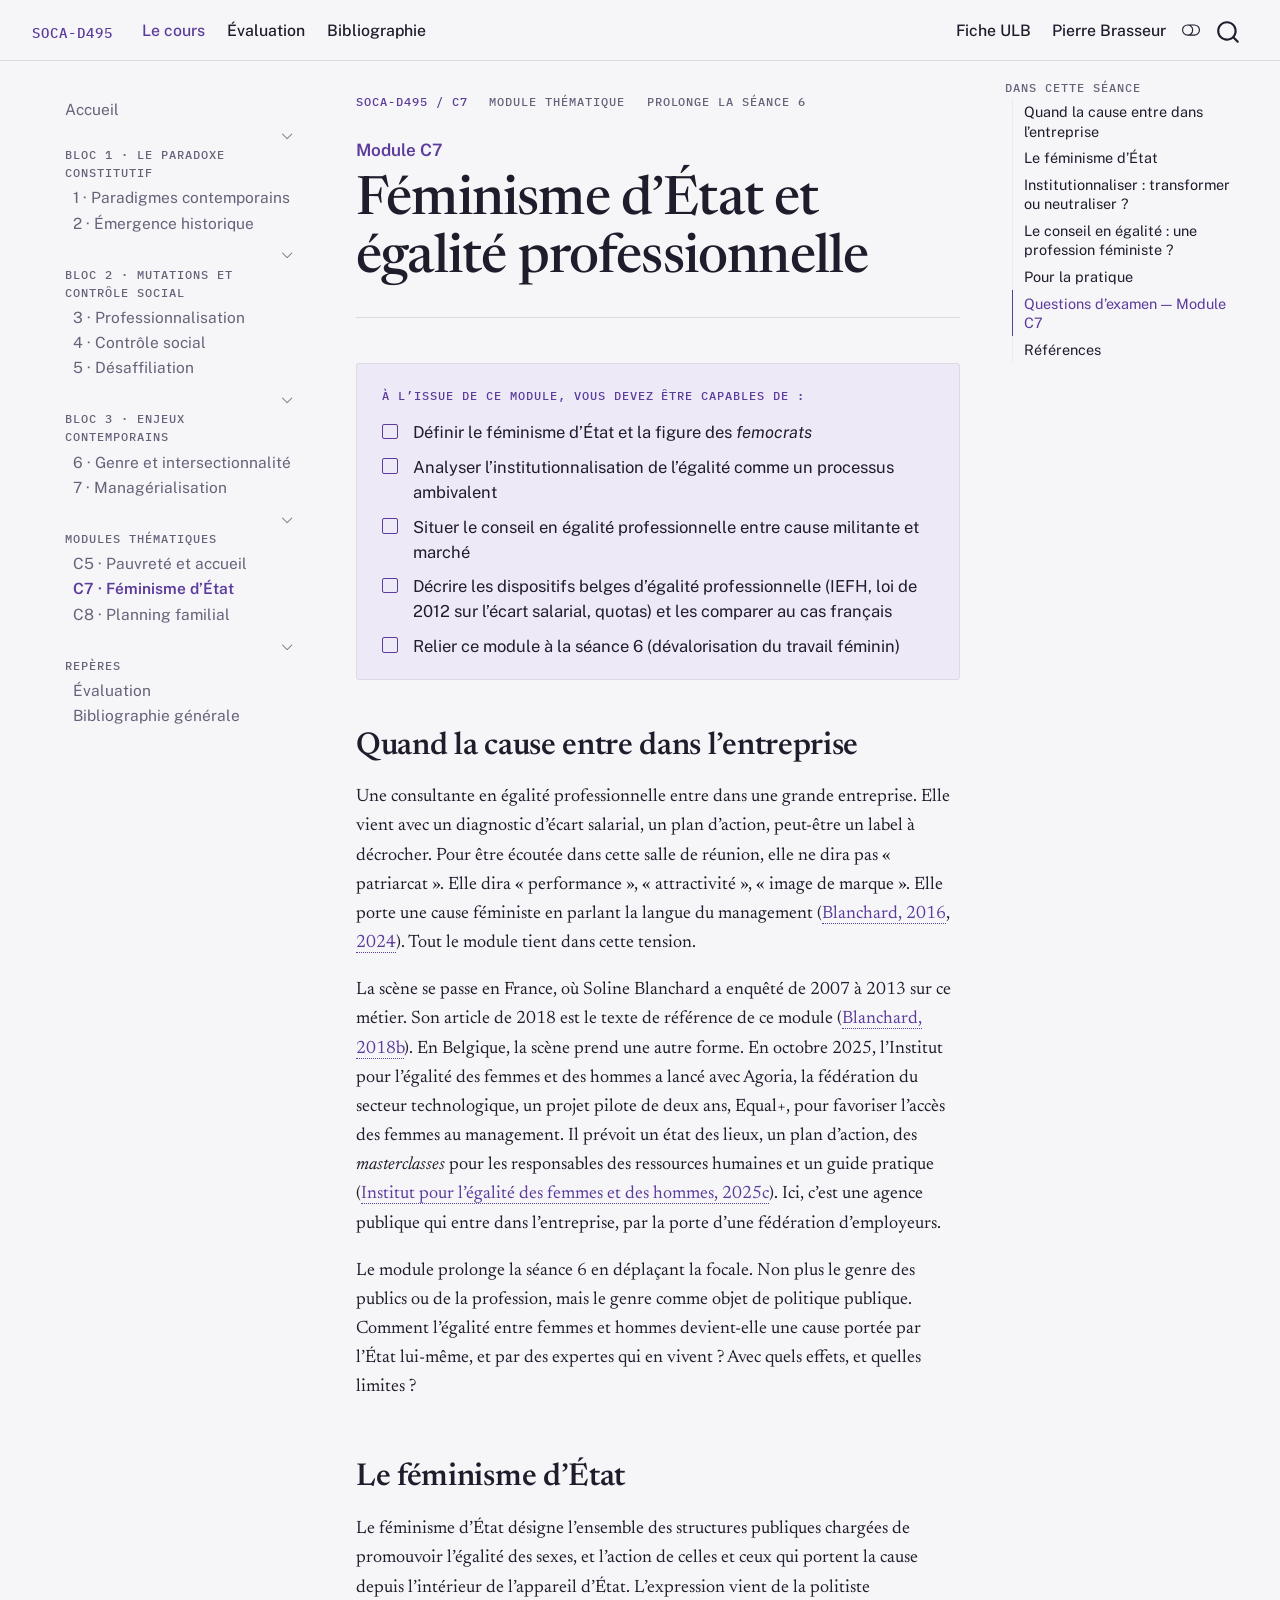
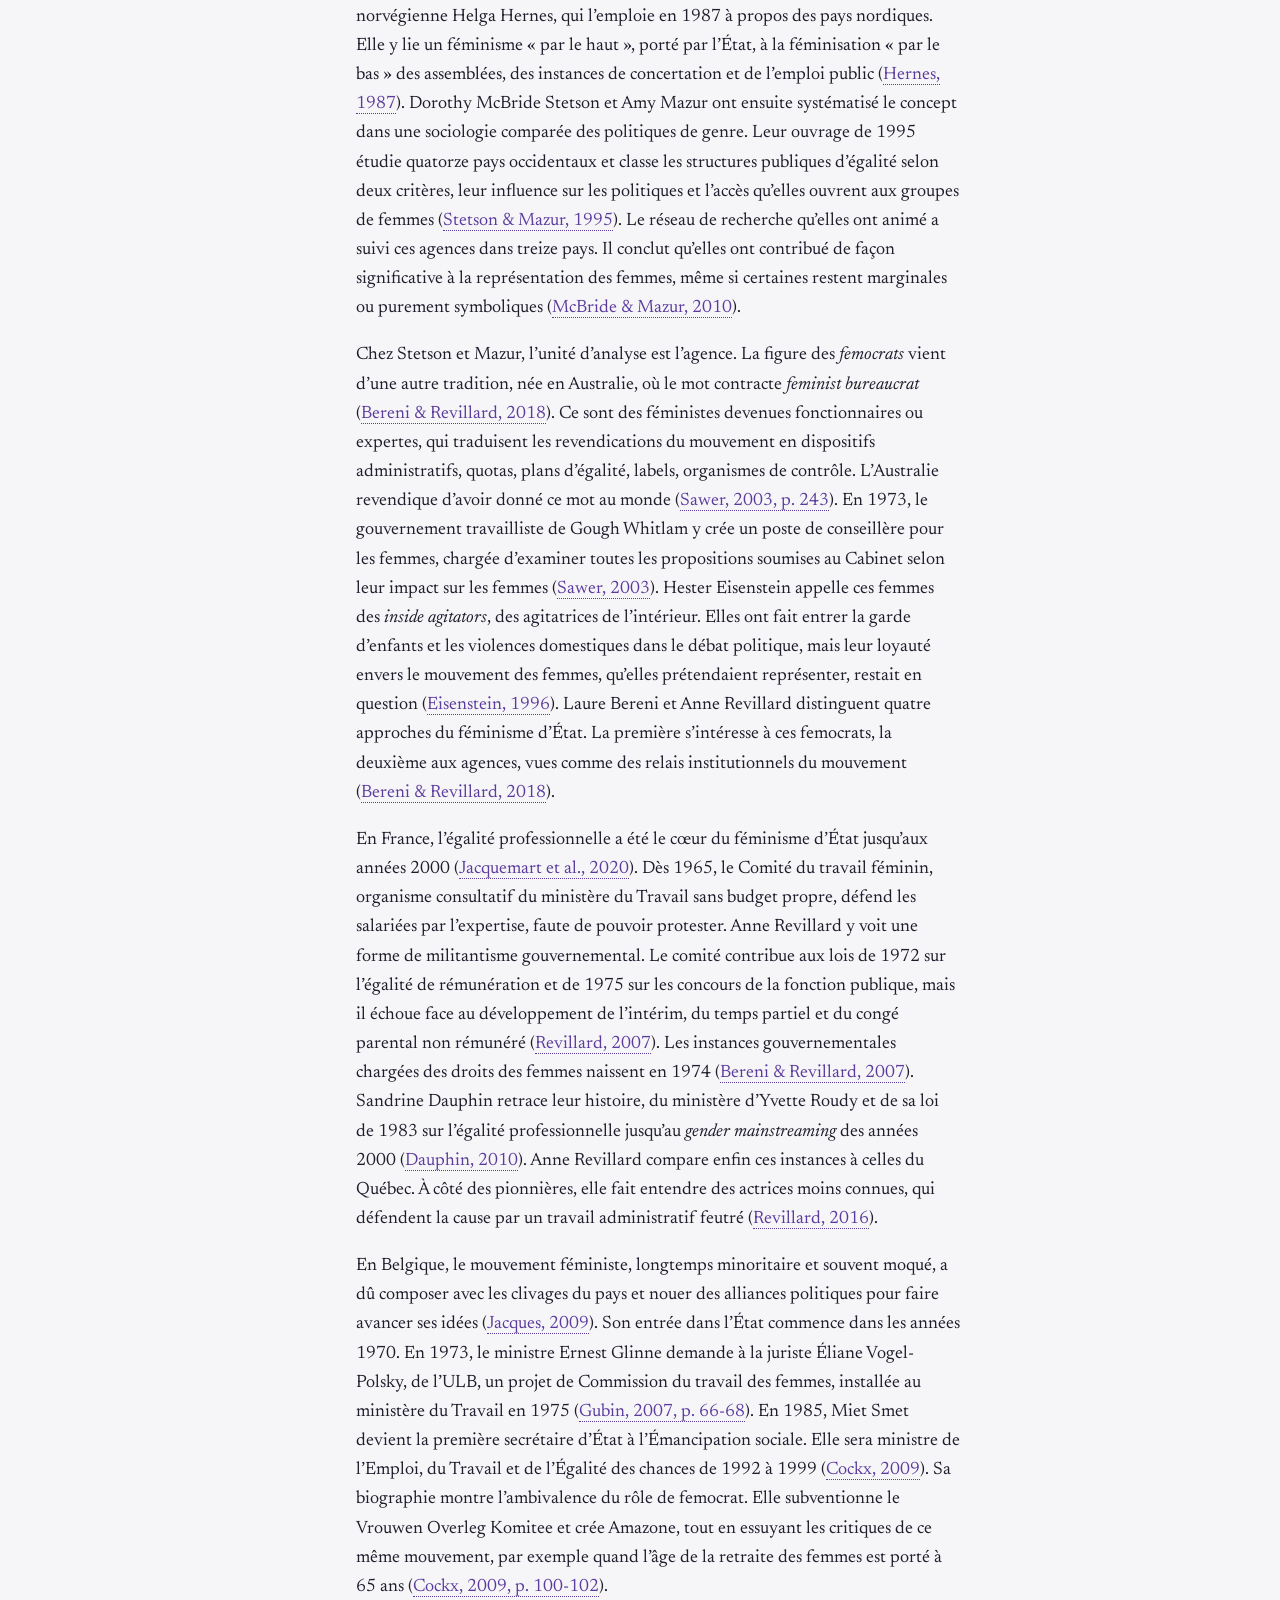
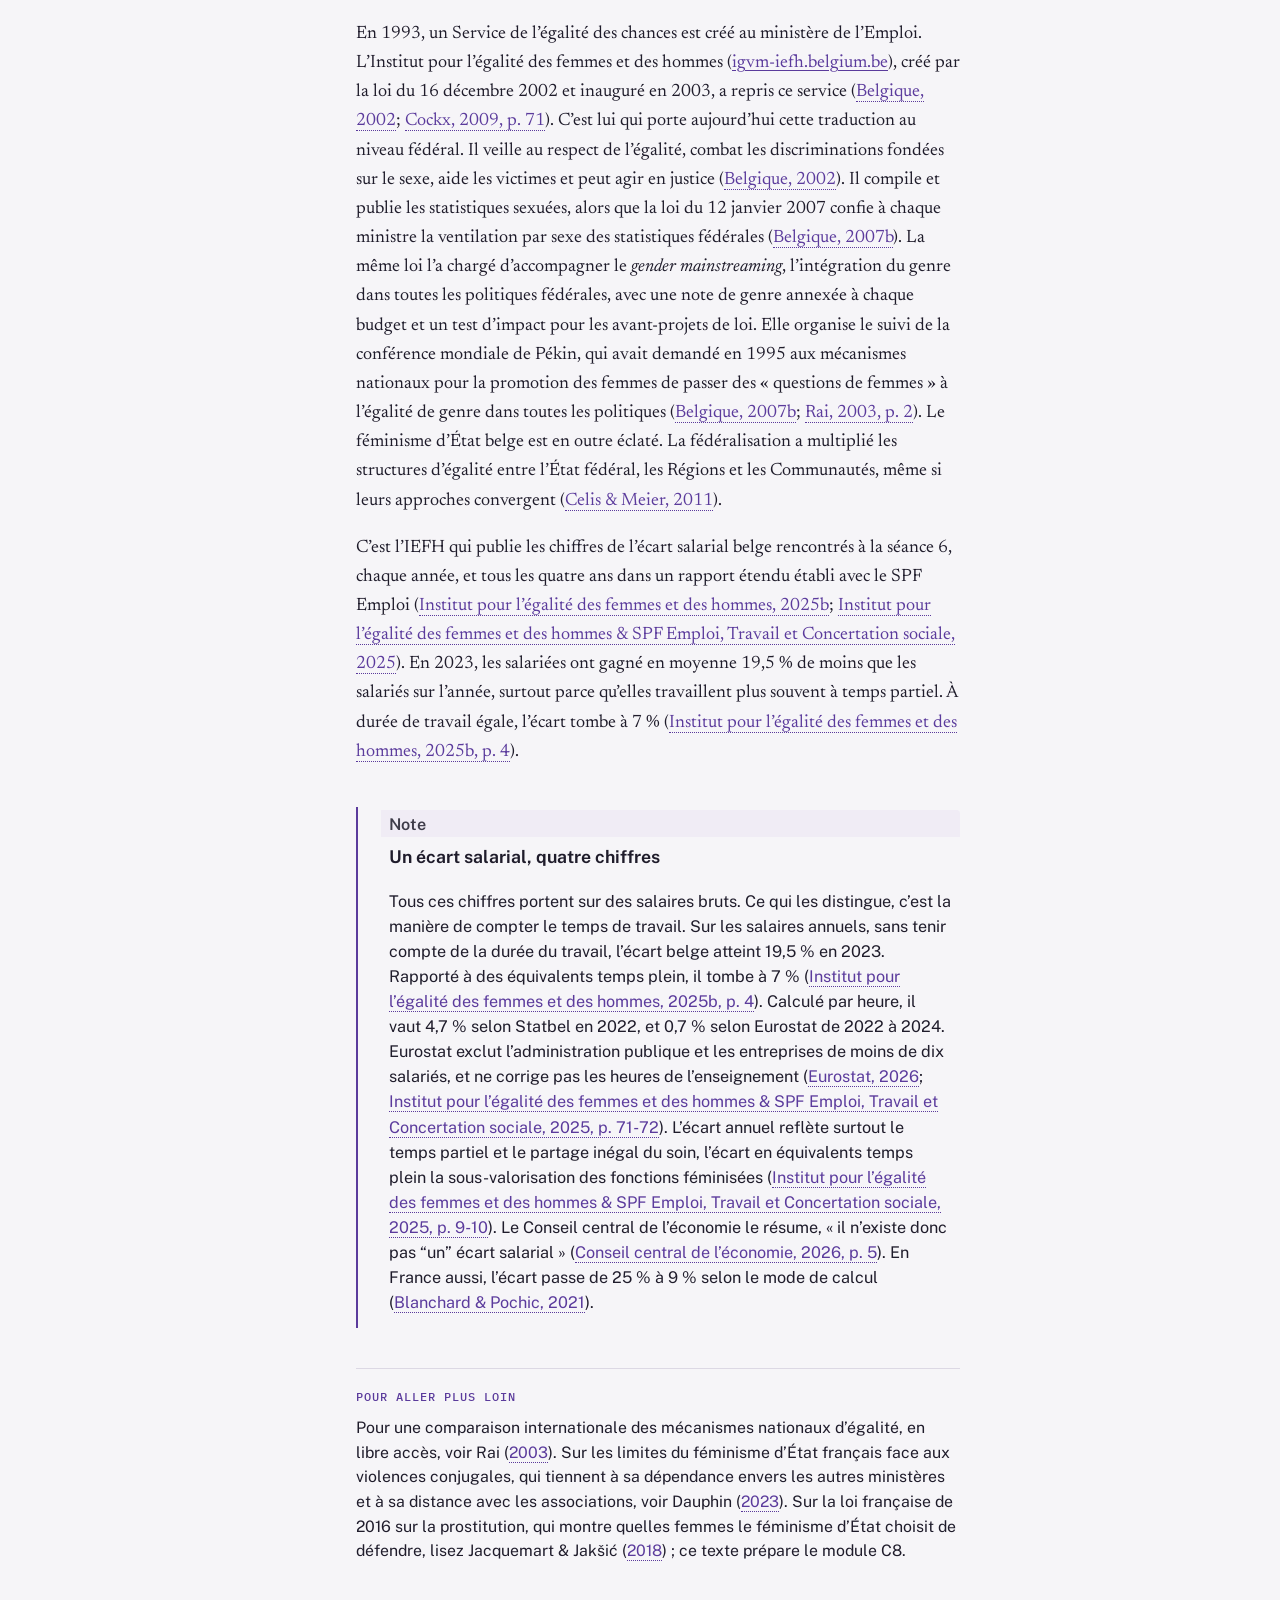
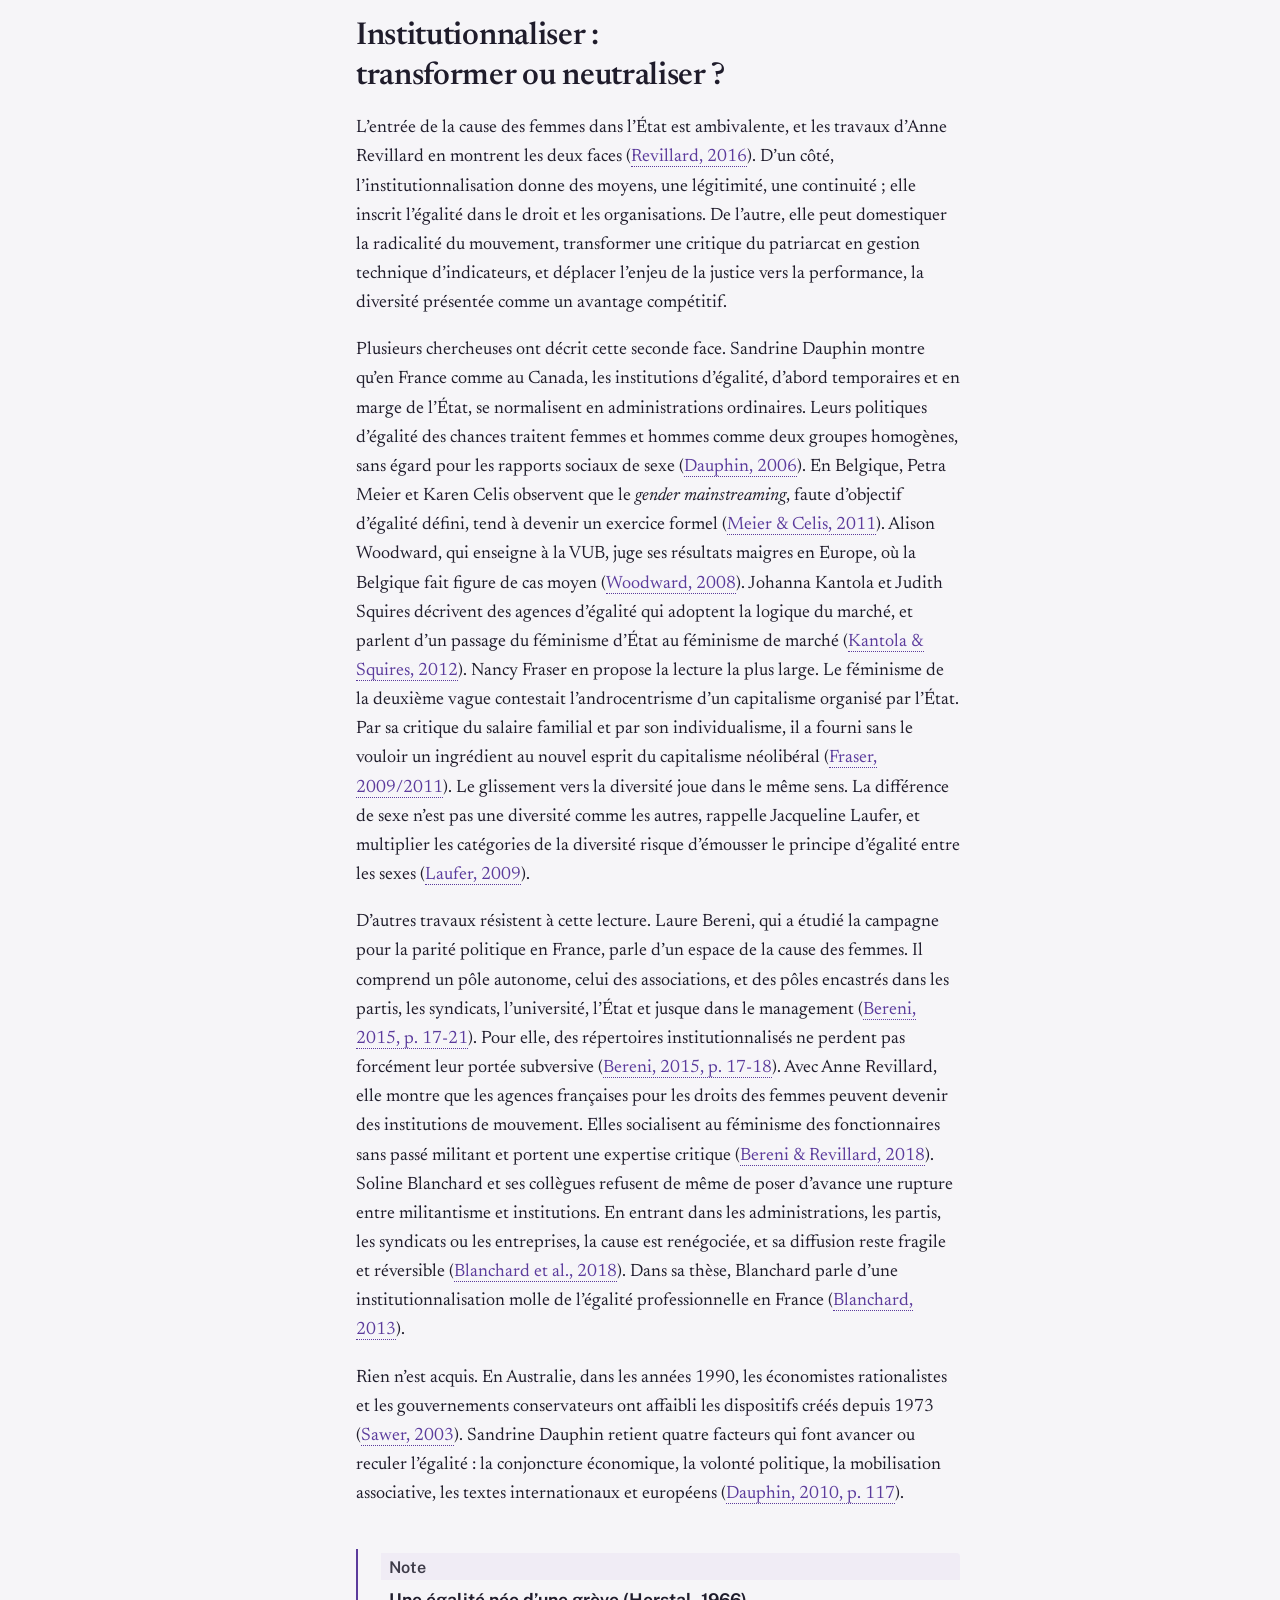
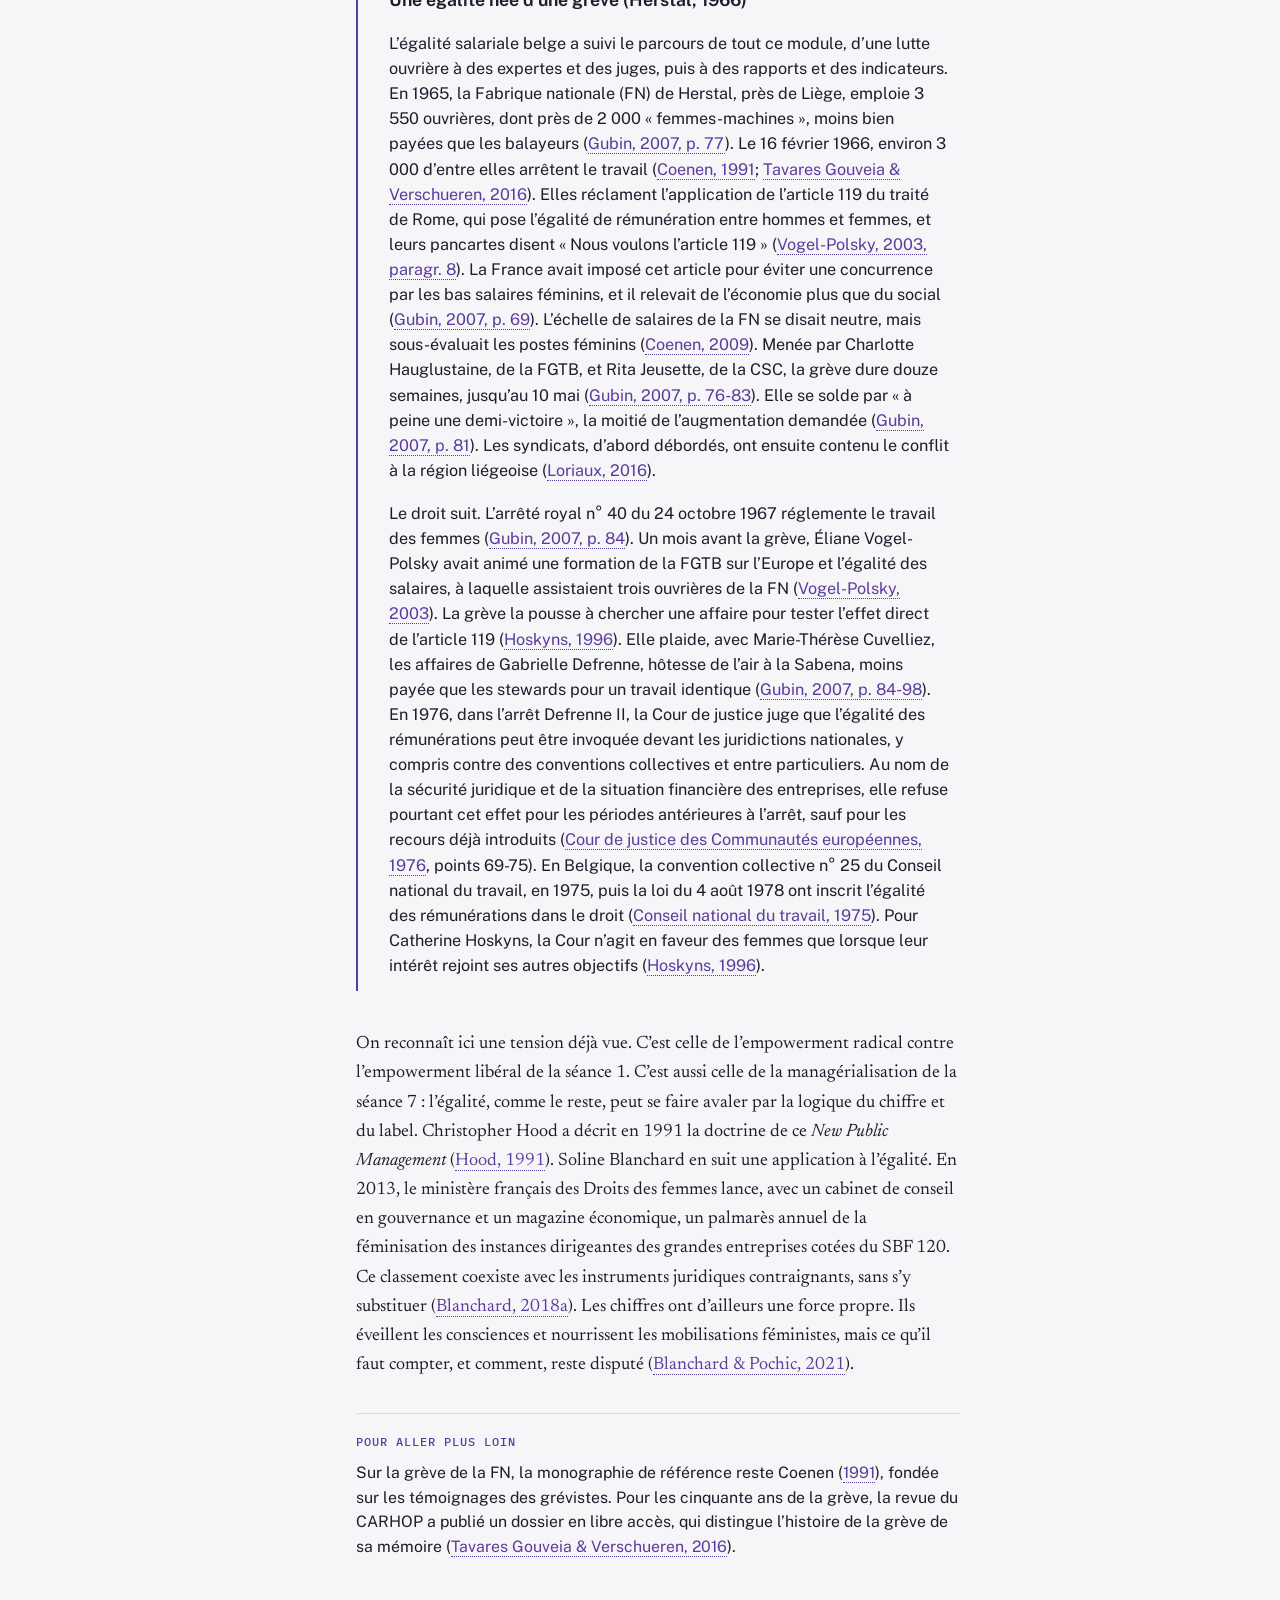
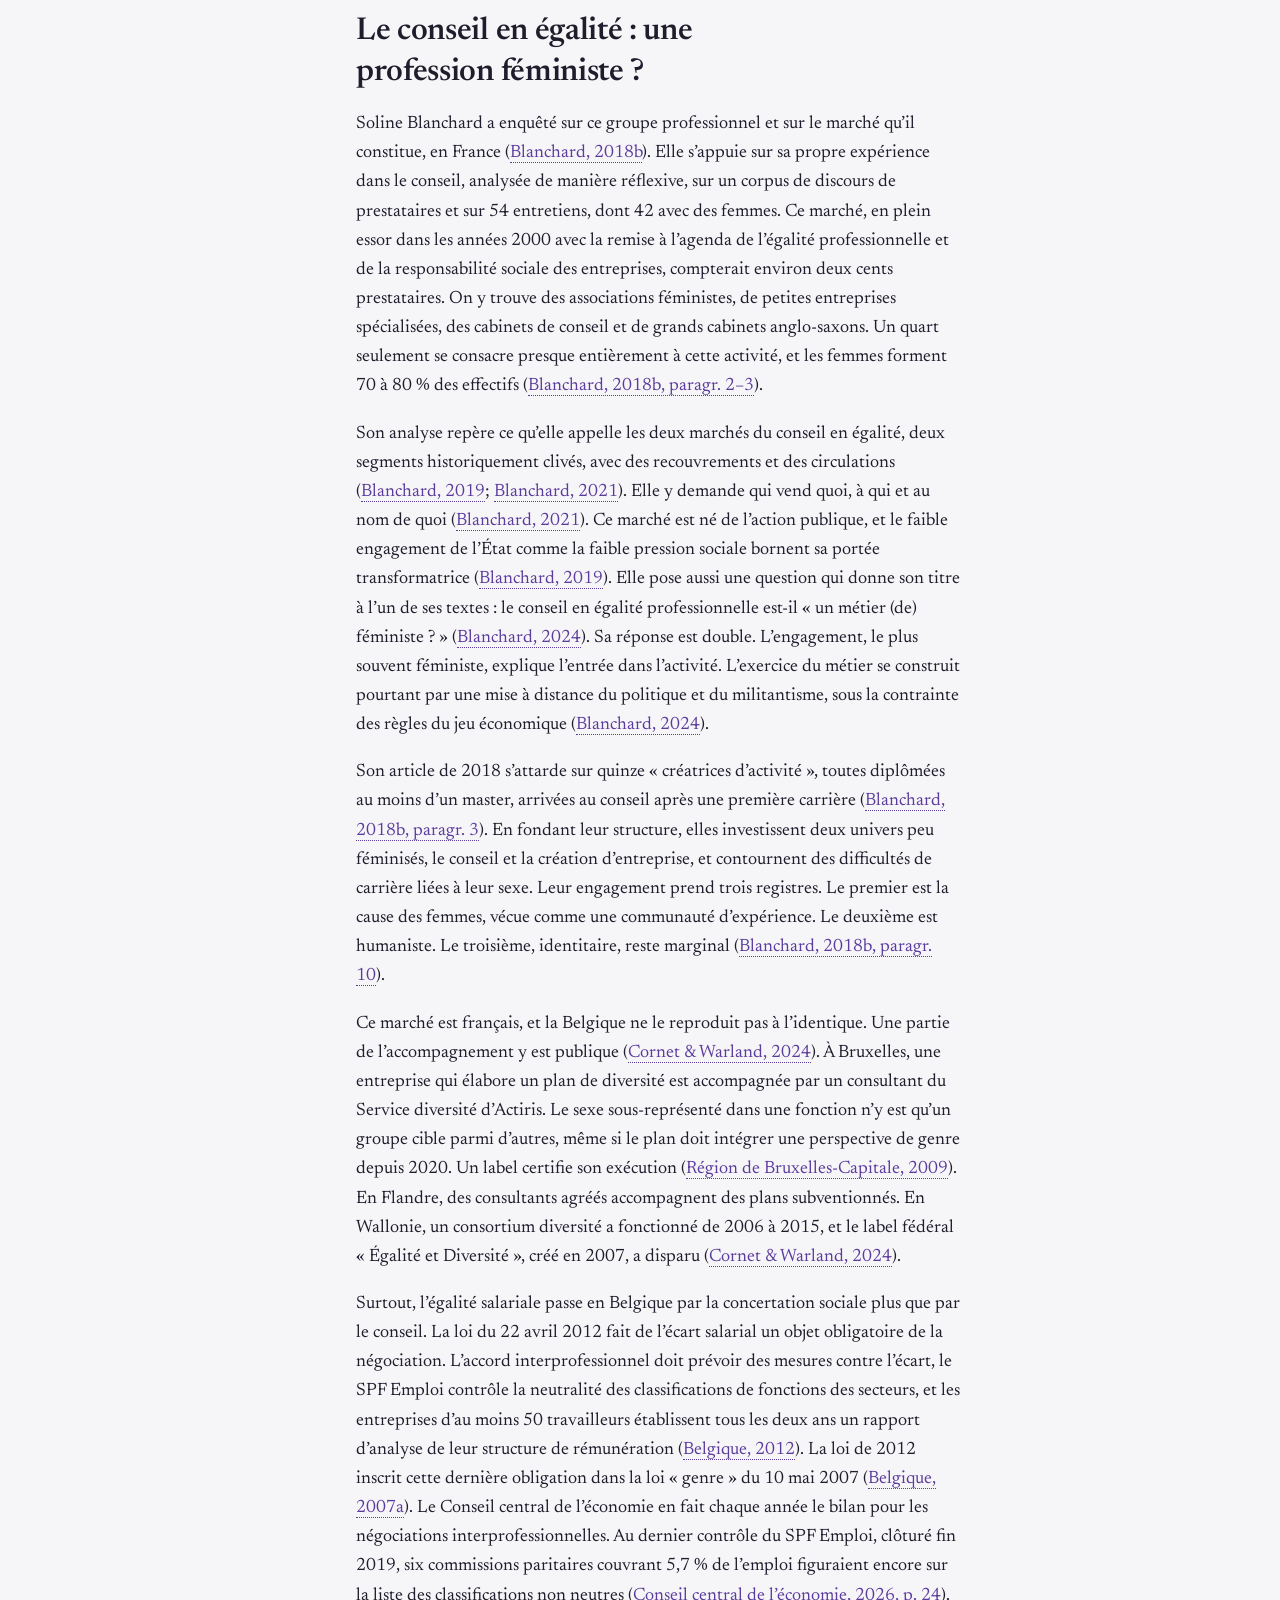
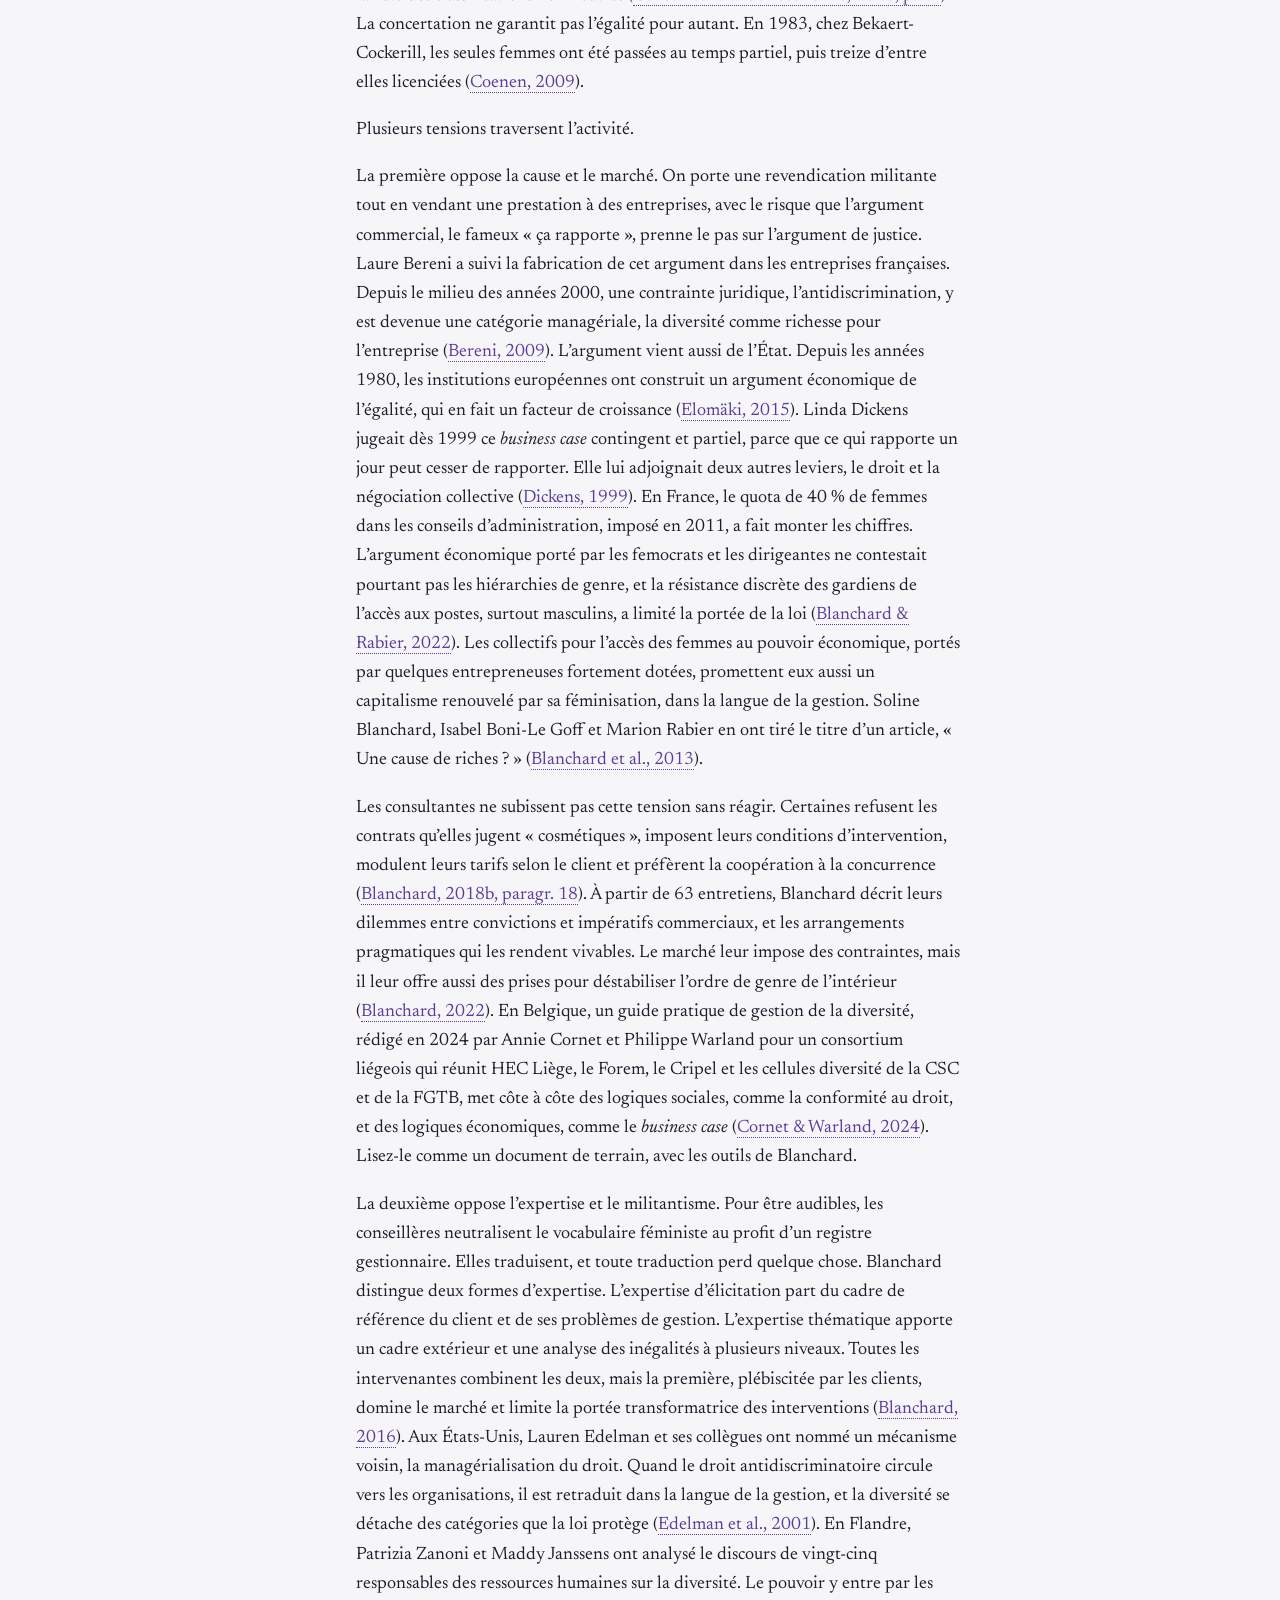
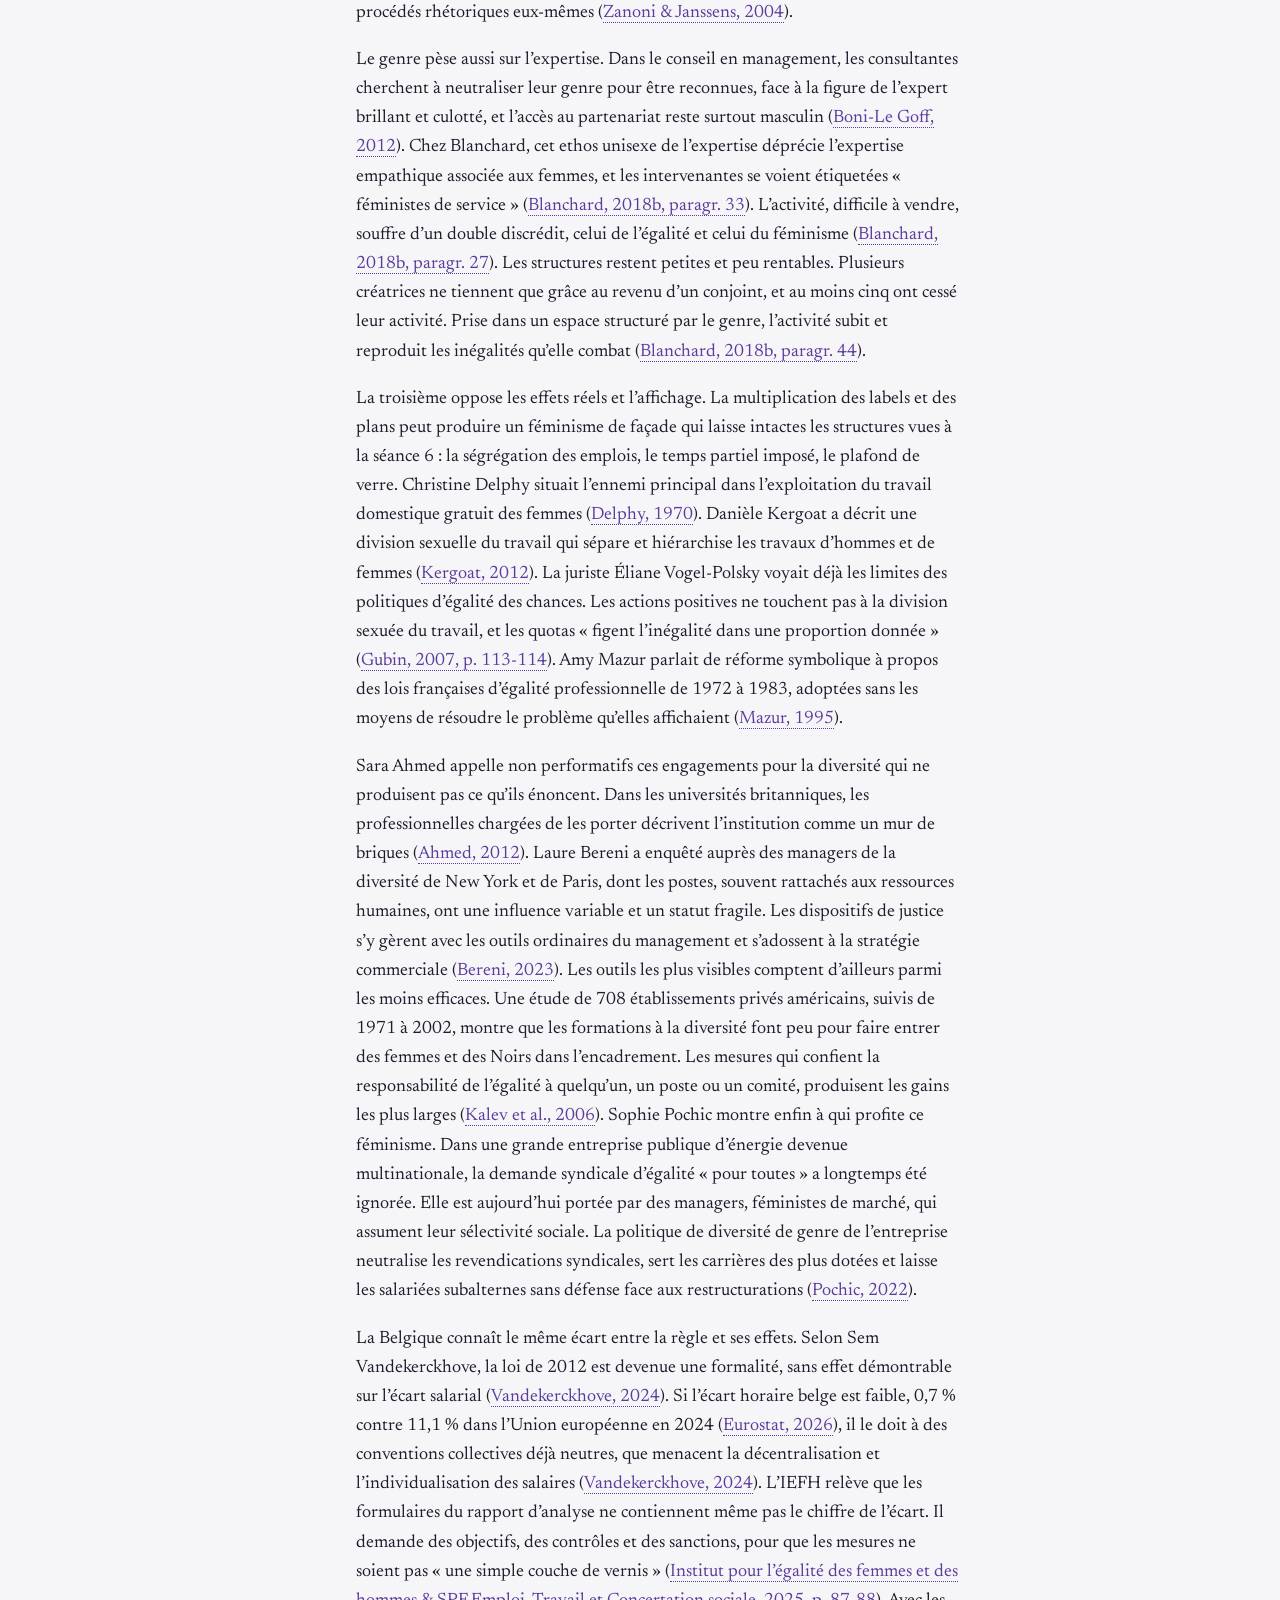
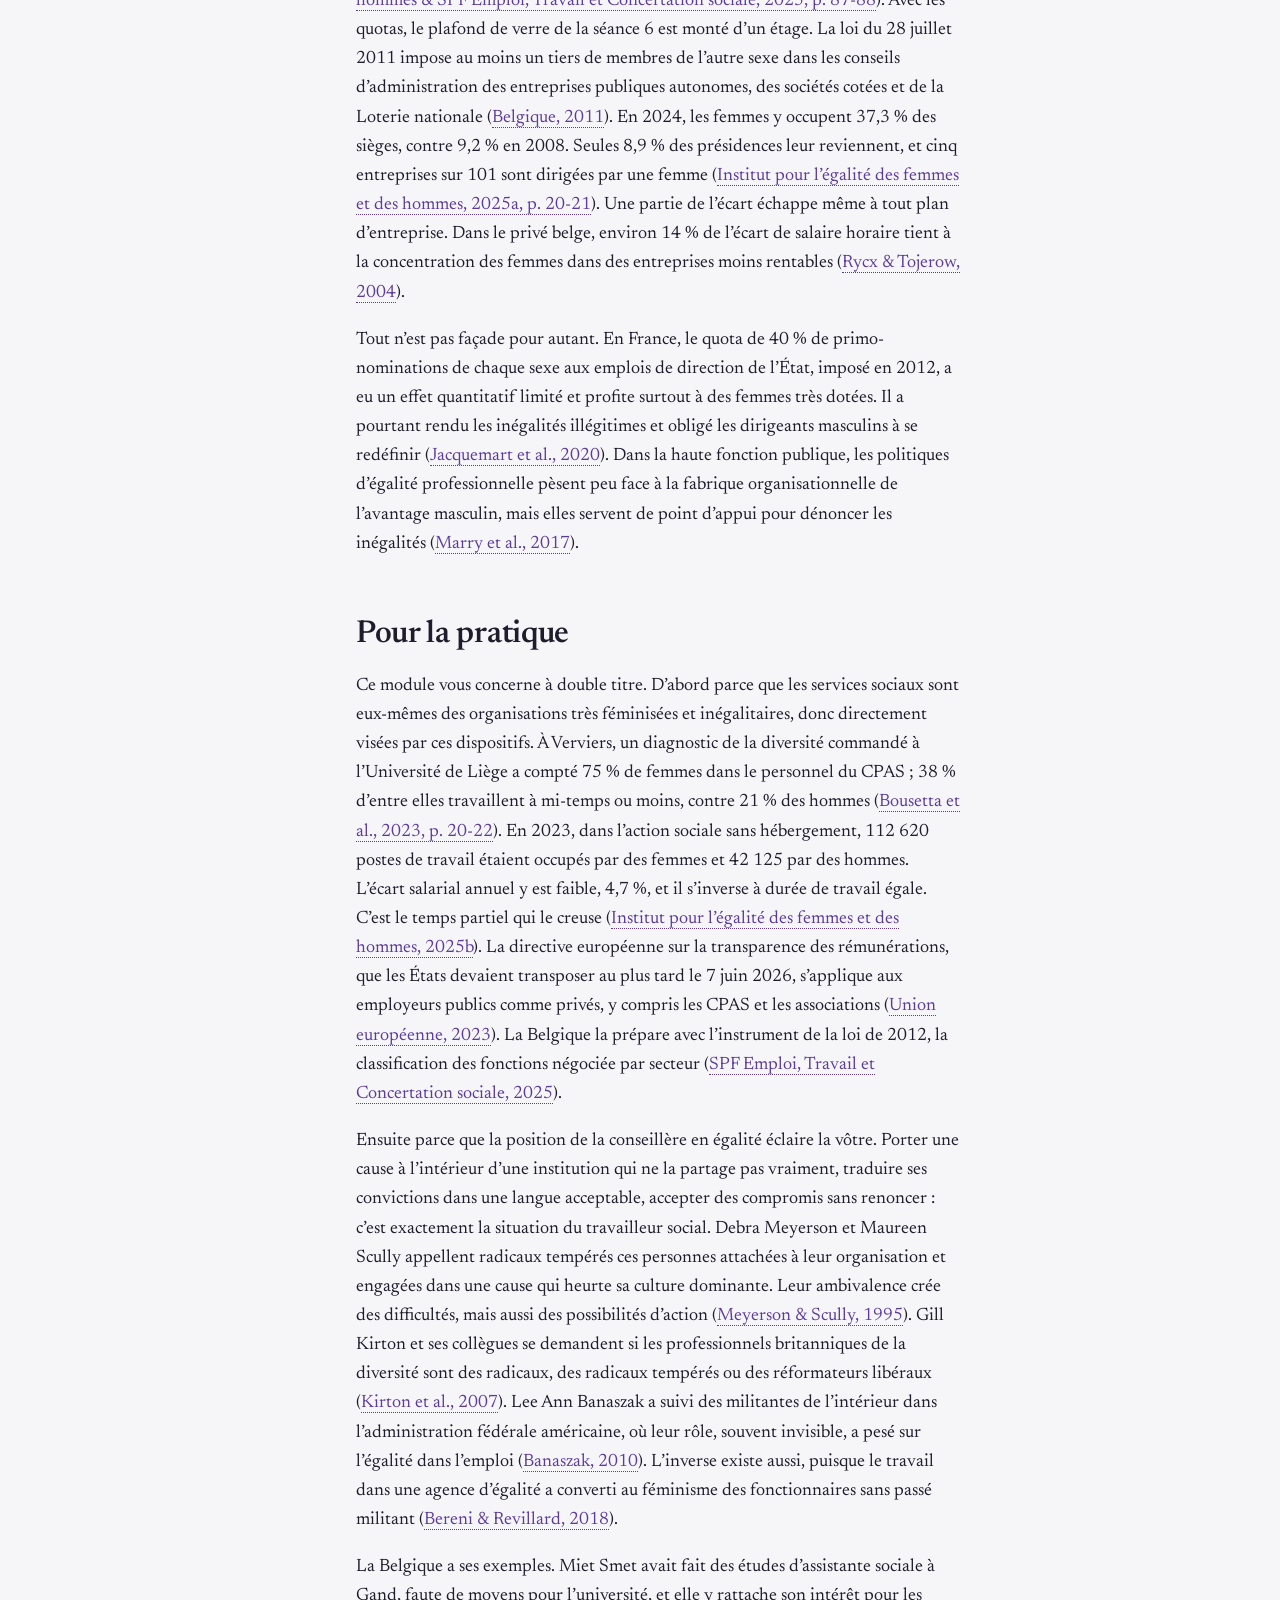
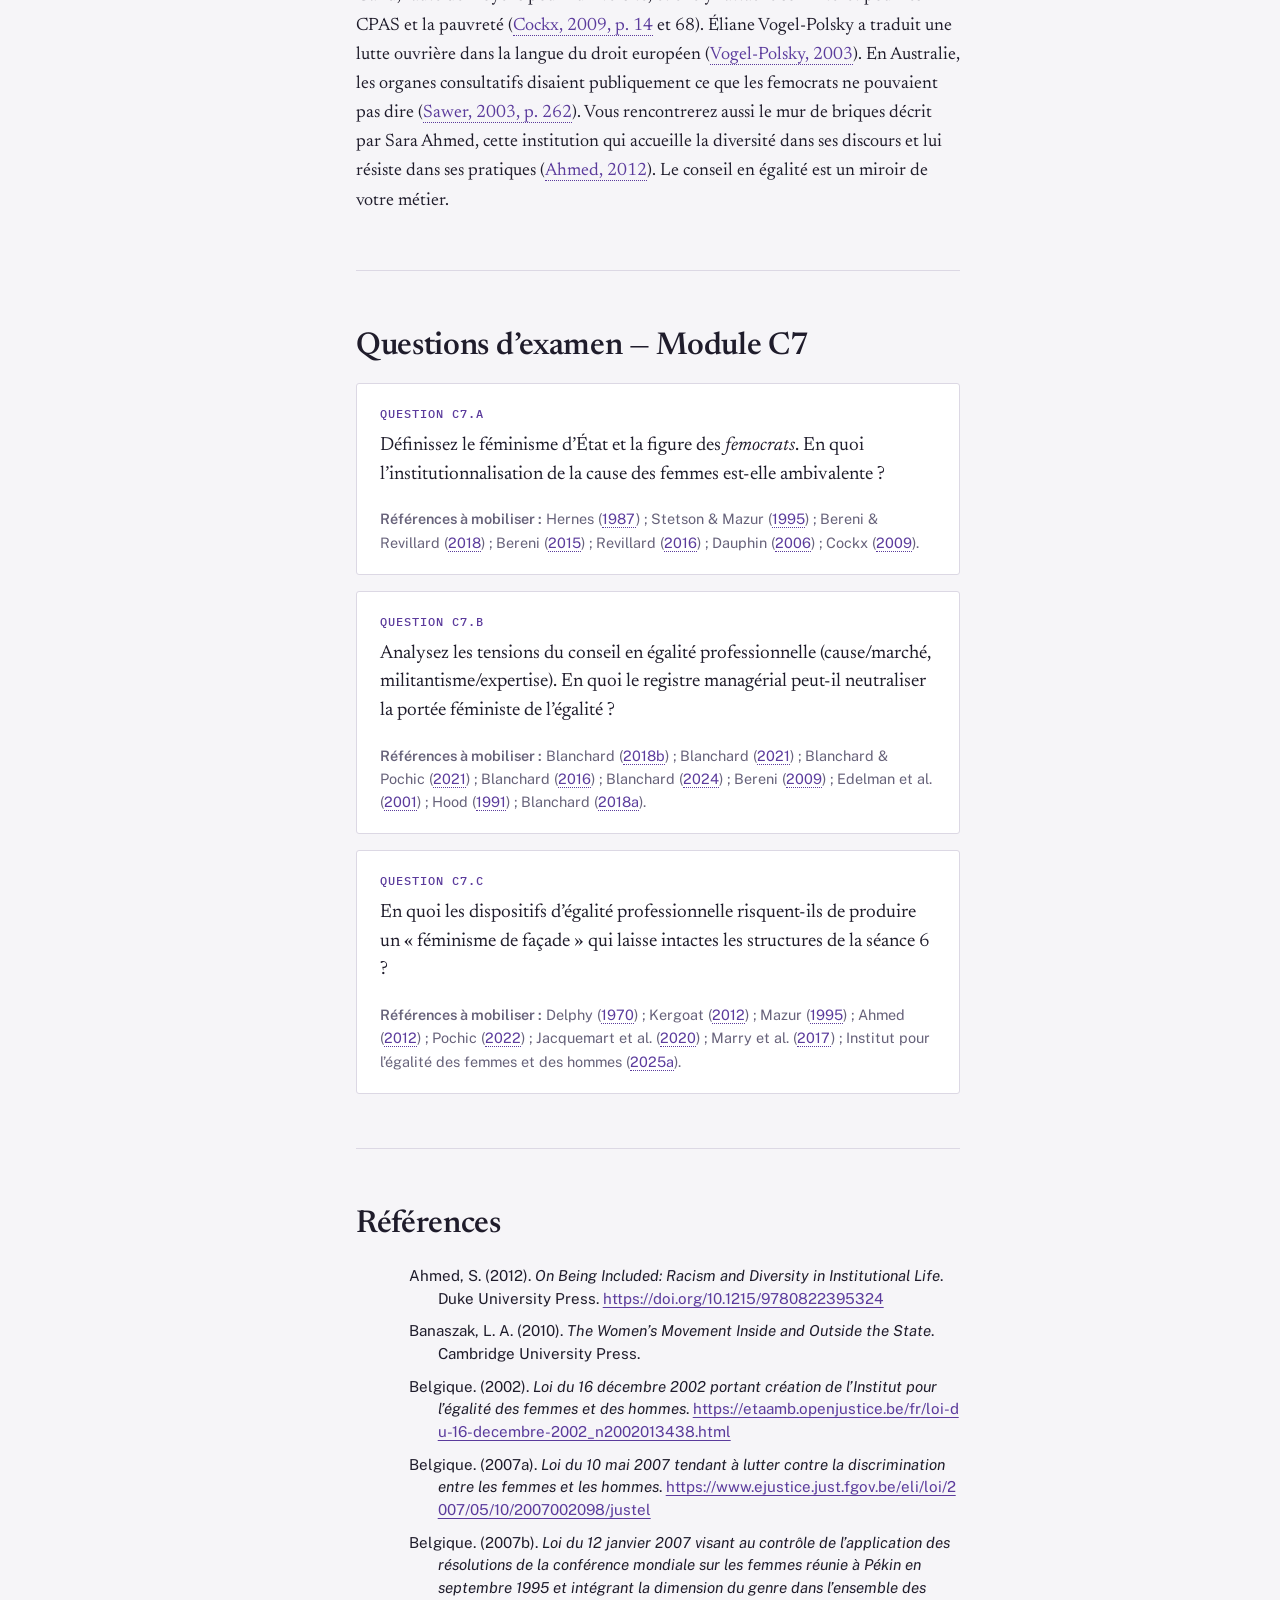
<file: docs/module-c7.html>
<!DOCTYPE html>
<html xmlns="http://www.w3.org/1999/xhtml" lang="fr" xml:lang="fr"><head>

<meta charset="utf-8">
<meta name="generator" content="quarto-1.9.38">

<meta name="viewport" content="width=device-width, initial-scale=1.0, user-scalable=yes">

<meta name="description" content="Femocrats, institutionnalisation de l’égalité et conseil en égalité professionnelle, entre cause militante et marché.">

<title>Féminisme d’État et égalité professionnelle – Théories du travail social</title>
<style>
/* Default styles provided by pandoc.
** See https://pandoc.org/MANUAL.html#variables-for-html for config info.
*/
code{white-space: pre-wrap;}
span.smallcaps{font-variant: small-caps;}
div.columns{display: flex; gap: min(4vw, 1.5em);}
div.column{flex: auto; overflow-x: auto;}
div.hanging-indent{margin-left: 1.5em; text-indent: -1.5em;}
ul.task-list{list-style: none;}
ul.task-list li input[type="checkbox"] {
  width: 0.8em;
  margin: 0 0.8em 0.2em -1em; /* quarto-specific, see https://github.com/quarto-dev/quarto-cli/issues/4556 */ 
  vertical-align: middle;
}
/* CSS for citations */
div.csl-bib-body { }
div.csl-entry {
  clear: both;
  margin-bottom: 0em;
}
.hanging-indent div.csl-entry {
  margin-left:2em;
  text-indent:-2em;
}
div.csl-left-margin {
  min-width:2em;
  float:left;
}
div.csl-right-inline {
  margin-left:2em;
  padding-left:1em;
}
div.csl-indent {
  margin-left: 2em;
}</style>


<script src="site_libs/quarto-nav/quarto-nav.js"></script>
<script src="site_libs/quarto-nav/headroom.min.js"></script>
<script src="site_libs/clipboard/clipboard.min.js"></script>
<script src="site_libs/quarto-search/autocomplete.umd.js"></script>
<script src="site_libs/quarto-search/fuse.min.js"></script>
<script src="site_libs/quarto-search/quarto-search.js"></script>
<meta name="quarto:offset" content="./">
<link href="./module-c8.html" rel="next">
<link href="./module-c5.html" rel="prev">
<link href="./favicon.svg" rel="icon" type="image/svg+xml">
<script src="site_libs/quarto-html/quarto.js" type="module"></script>
<script src="site_libs/quarto-html/tabsets/tabsets.js" type="module"></script>
<script src="site_libs/quarto-html/popper.min.js"></script>
<script src="site_libs/quarto-html/tippy.umd.min.js"></script>
<script src="site_libs/quarto-html/anchor.min.js"></script>
<link href="site_libs/quarto-html/tippy.css" rel="stylesheet">
<link href="site_libs/quarto-html/quarto-syntax-highlighting-701ecf5a3c7fe509613b743fad33545f.css" rel="stylesheet" class="quarto-color-scheme" id="quarto-text-highlighting-styles">
<link href="site_libs/quarto-html/quarto-syntax-highlighting-dark-d402f4b7d095c35e05d0c815e375e5f9.css" rel="stylesheet" class="quarto-color-scheme quarto-color-alternate" id="quarto-text-highlighting-styles">
<link href="site_libs/quarto-html/quarto-syntax-highlighting-701ecf5a3c7fe509613b743fad33545f.css" rel="stylesheet" class="quarto-color-scheme-extra" id="quarto-text-highlighting-styles">
<script src="site_libs/bootstrap/bootstrap.min.js"></script>
<link href="site_libs/bootstrap/bootstrap-icons.css" rel="stylesheet">
<link href="site_libs/bootstrap/bootstrap-ec4b35a2ecb5a0f88c46805f11164cbd.min.css" rel="stylesheet" append-hash="true" class="quarto-color-scheme" id="quarto-bootstrap" data-mode="light">
<link href="site_libs/bootstrap/bootstrap-dark-976eff664b41c7e7be51e78eb8fb4124.min.css" rel="stylesheet" append-hash="true" class="quarto-color-scheme quarto-color-alternate" id="quarto-bootstrap" data-mode="dark">
<link href="site_libs/bootstrap/bootstrap-ec4b35a2ecb5a0f88c46805f11164cbd.min.css" rel="stylesheet" append-hash="true" class="quarto-color-scheme-extra" id="quarto-bootstrap" data-mode="light">
<script id="quarto-search-options" type="application/json">{
  "location": "navbar",
  "copy-button": false,
  "collapse-after": 3,
  "panel-placement": "end",
  "type": "overlay",
  "limit": 50,
  "keyboard-shortcut": [
    "f",
    "/",
    "s"
  ],
  "language": {
    "search-no-results-text": "Pas de résultats",
    "search-matching-documents-text": "documents trouvés",
    "search-copy-link-title": "Copier le lien vers la recherche",
    "search-hide-matches-text": "Cacher les correspondances additionnelles",
    "search-more-match-text": "correspondance de plus dans ce document",
    "search-more-matches-text": "correspondances de plus dans ce document",
    "search-clear-button-title": "Effacer",
    "search-text-placeholder": "",
    "search-detached-cancel-button-title": "Annuler",
    "search-submit-button-title": "Envoyer",
    "search-label": "Recherche"
  }
}</script>
<style>html{ scroll-behavior: smooth; }</style>
<link rel="preconnect" href="https://fonts.googleapis.com">
<link rel="preconnect" href="https://fonts.gstatic.com" crossorigin="">
<link rel="stylesheet" href="https://fonts.googleapis.com/css2?family=IBM+Plex+Mono:wght@400;500&amp;family=Newsreader:ital,opsz,wght@0,6..72,400..700;1,6..72,400..600&amp;family=Public+Sans:wght@400;500;600;700&amp;display=swap">


</head>

<body class="nav-sidebar floating nav-fixed quarto-light"><script id="quarto-html-before-body" type="application/javascript">
    const toggleBodyColorMode = (bsSheetEl) => {
      const mode = bsSheetEl.getAttribute("data-mode");
      const bodyEl = window.document.querySelector("body");
      if (mode === "dark") {
        bodyEl.classList.add("quarto-dark");
        bodyEl.classList.remove("quarto-light");
      } else {
        bodyEl.classList.add("quarto-light");
        bodyEl.classList.remove("quarto-dark");
      }
    }
    const toggleBodyColorPrimary = () => {
      const bsSheetEl = window.document.querySelector("link#quarto-bootstrap:not([rel=disabled-stylesheet])");
      if (bsSheetEl) {
        toggleBodyColorMode(bsSheetEl);
      }
    }
    const setColorSchemeToggle = (alternate) => {
      const toggles = window.document.querySelectorAll('.quarto-color-scheme-toggle');
      for (let i=0; i < toggles.length; i++) {
        const toggle = toggles[i];
        if (toggle) {
          if (alternate) {
            toggle.classList.add("alternate");
          } else {
            toggle.classList.remove("alternate");
          }
        }
      }
    };
    const toggleColorMode = (alternate) => {
      // Switch the stylesheets
      const primaryStylesheets = window.document.querySelectorAll('link.quarto-color-scheme:not(.quarto-color-alternate)');
      const alternateStylesheets = window.document.querySelectorAll('link.quarto-color-scheme.quarto-color-alternate');
      manageTransitions('#quarto-margin-sidebar .nav-link', false);
      if (alternate) {
        // note: dark is layered on light, we don't disable primary!
        enableStylesheet(alternateStylesheets);
        for (const sheetNode of alternateStylesheets) {
          if (sheetNode.id === "quarto-bootstrap") {
            toggleBodyColorMode(sheetNode);
          }
        }
      } else {
        disableStylesheet(alternateStylesheets);
        enableStylesheet(primaryStylesheets)
        toggleBodyColorPrimary();
      }
      manageTransitions('#quarto-margin-sidebar .nav-link', true);
      // Switch the toggles
      setColorSchemeToggle(alternate)
      // Hack to workaround the fact that safari doesn't
      // properly recolor the scrollbar when toggling (#1455)
      if (navigator.userAgent.indexOf('Safari') > 0 && navigator.userAgent.indexOf('Chrome') == -1) {
        manageTransitions("body", false);
        window.scrollTo(0, 1);
        setTimeout(() => {
          window.scrollTo(0, 0);
          manageTransitions("body", true);
        }, 40);
      }
    }
    const disableStylesheet = (stylesheets) => {
      for (let i=0; i < stylesheets.length; i++) {
        const stylesheet = stylesheets[i];
        stylesheet.rel = 'disabled-stylesheet';
      }
    }
    const enableStylesheet = (stylesheets) => {
      for (let i=0; i < stylesheets.length; i++) {
        const stylesheet = stylesheets[i];
        if(stylesheet.rel !== 'stylesheet') { // for Chrome, which will still FOUC without this check
          stylesheet.rel = 'stylesheet';
        }
      }
    }
    const manageTransitions = (selector, allowTransitions) => {
      const els = window.document.querySelectorAll(selector);
      for (let i=0; i < els.length; i++) {
        const el = els[i];
        if (allowTransitions) {
          el.classList.remove('notransition');
        } else {
          el.classList.add('notransition');
        }
      }
    }
    const isFileUrl = () => {
      return window.location.protocol === 'file:';
    }
    const hasAlternateSentinel = () => {
      let styleSentinel = getColorSchemeSentinel();
      if (styleSentinel !== null) {
        return styleSentinel === "alternate";
      } else {
        return false;
      }
    }
    const setStyleSentinel = (alternate) => {
      const value = alternate ? "alternate" : "default";
      if (!isFileUrl()) {
        window.localStorage.setItem("quarto-color-scheme", value);
      } else {
        localAlternateSentinel = value;
      }
    }
    const getColorSchemeSentinel = () => {
      if (!isFileUrl()) {
        const storageValue = window.localStorage.getItem("quarto-color-scheme");
        return storageValue != null ? storageValue : localAlternateSentinel;
      } else {
        return localAlternateSentinel;
      }
    }
    const toggleGiscusIfUsed = (isAlternate, darkModeDefault) => {
      const baseTheme = document.querySelector('#giscus-base-theme')?.value ?? 'light';
      const alternateTheme = document.querySelector('#giscus-alt-theme')?.value ?? 'dark';
      let newTheme = '';
      if(authorPrefersDark) {
        newTheme = isAlternate ? baseTheme : alternateTheme;
      } else {
        newTheme = isAlternate ? alternateTheme : baseTheme;
      }
      const changeGiscusTheme = () => {
        // From: https://github.com/giscus/giscus/issues/336
        const sendMessage = (message) => {
          const iframe = document.querySelector('iframe.giscus-frame');
          if (!iframe) return;
          iframe.contentWindow.postMessage({ giscus: message }, 'https://giscus.app');
        }
        sendMessage({
          setConfig: {
            theme: newTheme
          }
        });
      }
      const isGiscussLoaded = window.document.querySelector('iframe.giscus-frame') !== null;
      if (isGiscussLoaded) {
        changeGiscusTheme();
      }
    };
    const authorPrefersDark = false;
    const queryPrefersDark = window.matchMedia('(prefers-color-scheme: dark)');
    const darkModeDefault = queryPrefersDark.matches;
      document.querySelector('link#quarto-text-highlighting-styles.quarto-color-scheme-extra').rel = 'disabled-stylesheet';
      document.querySelector('link#quarto-bootstrap.quarto-color-scheme-extra').rel = 'disabled-stylesheet';
    let localAlternateSentinel = darkModeDefault ? 'alternate' : 'default';
    // Dark / light mode switch
    window.quartoToggleColorScheme = () => {
      // Read the current dark / light value
      let toAlternate = !hasAlternateSentinel();
      toggleColorMode(toAlternate);
      setStyleSentinel(toAlternate);
      toggleGiscusIfUsed(toAlternate, darkModeDefault);
      window.dispatchEvent(new Event('resize'));
    };
    queryPrefersDark.addEventListener("change", e => {
      if(window.localStorage.getItem("quarto-color-scheme") !== null)
        return;
      const alternate = e.matches
      toggleColorMode(alternate);
      localAlternateSentinel = e.matches ? 'alternate' : 'default'; // this is used alongside local storage!
      toggleGiscusIfUsed(alternate, darkModeDefault);
    });
    // Switch to dark mode if need be
    if (hasAlternateSentinel()) {
      toggleColorMode(true);
    } else {
      toggleColorMode(false);
    }
  </script>

<div id="quarto-search-results"></div>
  <header id="quarto-header" class="headroom fixed-top">
    <nav class="navbar navbar-expand-lg " data-bs-theme="dark">
      <div class="navbar-container container-fluid">
      <div class="navbar-brand-container mx-auto">
    <a class="navbar-brand" href="./index.html">
    <span class="navbar-title">SOCA-D495</span>
    </a>
  </div>
            <div id="quarto-search" class="" title="Recherche"></div>
          <button class="navbar-toggler" type="button" data-bs-toggle="collapse" data-bs-target="#navbarCollapse" aria-controls="navbarCollapse" role="menu" aria-expanded="false" aria-label="Basculer la navigation" onclick="if (window.quartoToggleHeadroom) { window.quartoToggleHeadroom(); }">
  <span class="navbar-toggler-icon"></span>
</button>
          <div class="collapse navbar-collapse" id="navbarCollapse">
            <ul class="navbar-nav navbar-nav-scroll me-auto">
  <li class="nav-item">
    <a class="nav-link active" href="./index.html" aria-current="page"> 
<span class="menu-text">Le cours</span></a>
  </li>  
  <li class="nav-item">
    <a class="nav-link" href="./evaluation.html"> 
<span class="menu-text">Évaluation</span></a>
  </li>  
  <li class="nav-item">
    <a class="nav-link" href="./references.html"> 
<span class="menu-text">Bibliographie</span></a>
  </li>  
</ul>
            <ul class="navbar-nav navbar-nav-scroll ms-auto">
  <li class="nav-item">
    <a class="nav-link" href="https://www.ulb.be/fr/programme/soca-d495-1"> 
<span class="menu-text">Fiche ULB</span></a>
  </li>  
  <li class="nav-item">
    <a class="nav-link" href="https://pierrebrasseur.github.io/cours-soca-d495.html"> 
<span class="menu-text">Pierre Brasseur</span></a>
  </li>  
</ul>
          </div> <!-- /navcollapse -->
            <div class="quarto-navbar-tools">
  <a href="" class="quarto-color-scheme-toggle quarto-navigation-tool  px-1" onclick="window.quartoToggleColorScheme(); return false;" title="Basculer le mode sombre"><i class="bi"></i></a>
</div>
      </div> <!-- /container-fluid -->
    </nav>
  <nav class="quarto-secondary-nav">
    <div class="container-fluid d-flex">
      <button type="button" class="quarto-btn-toggle btn" data-bs-toggle="collapse" role="button" data-bs-target=".quarto-sidebar-collapse-item" aria-controls="quarto-sidebar" aria-expanded="false" aria-label="Basculer la barre latérale" onclick="if (window.quartoToggleHeadroom) { window.quartoToggleHeadroom(); }">
        <i class="bi bi-layout-text-sidebar-reverse"></i>
      </button>
        <a class="flex-grow-1 no-decor" role="navigation" data-bs-toggle="collapse" data-bs-target=".quarto-sidebar-collapse-item" aria-controls="quarto-sidebar" aria-expanded="false" aria-label="Basculer la barre latérale" onclick="if (window.quartoToggleHeadroom) { window.quartoToggleHeadroom(); }">      
          <h1 class="quarto-secondary-nav-title">Féminisme d’État et égalité professionnelle</h1>
        </a>     
    </div>
  </nav>
</header>
<!-- content -->
<div id="quarto-content" class="quarto-container page-columns page-rows-contents page-layout-article page-navbar">
<!-- sidebar -->
  <nav id="quarto-sidebar" class="sidebar collapse collapse-horizontal quarto-sidebar-collapse-item sidebar-navigation floating overflow-auto">
    <div class="sidebar-menu-container"> 
    <ul class="list-unstyled mt-1">
        <li class="sidebar-item">
  <div class="sidebar-item-container"> 
  <a href="./index.html" class="sidebar-item-text sidebar-link">
 <span class="menu-text">Accueil</span></a>
  </div>
</li>
        <li class="sidebar-item sidebar-item-section">
      <div class="sidebar-item-container"> 
            <a class="sidebar-item-text sidebar-link text-start" data-bs-toggle="collapse" data-bs-target="#quarto-sidebar-section-1" role="navigation" aria-expanded="true">
 <span class="menu-text">Bloc 1 · Le paradoxe constitutif</span></a>
          <a class="sidebar-item-toggle text-start" data-bs-toggle="collapse" data-bs-target="#quarto-sidebar-section-1" role="navigation" aria-expanded="true" aria-label="Basculer la section">
            <i class="bi bi-chevron-right ms-2"></i>
          </a> 
      </div>
      <ul id="quarto-sidebar-section-1" class="collapse list-unstyled sidebar-section depth1 show">  
          <li class="sidebar-item">
  <div class="sidebar-item-container"> 
  <a href="./seance-1.html" class="sidebar-item-text sidebar-link">
 <span class="menu-text">1 · Paradigmes contemporains</span></a>
  </div>
</li>
          <li class="sidebar-item">
  <div class="sidebar-item-container"> 
  <a href="./seance-2.html" class="sidebar-item-text sidebar-link">
 <span class="menu-text">2 · Émergence historique</span></a>
  </div>
</li>
      </ul>
  </li>
        <li class="sidebar-item sidebar-item-section">
      <div class="sidebar-item-container"> 
            <a class="sidebar-item-text sidebar-link text-start" data-bs-toggle="collapse" data-bs-target="#quarto-sidebar-section-2" role="navigation" aria-expanded="true">
 <span class="menu-text">Bloc 2 · Mutations et contrôle social</span></a>
          <a class="sidebar-item-toggle text-start" data-bs-toggle="collapse" data-bs-target="#quarto-sidebar-section-2" role="navigation" aria-expanded="true" aria-label="Basculer la section">
            <i class="bi bi-chevron-right ms-2"></i>
          </a> 
      </div>
      <ul id="quarto-sidebar-section-2" class="collapse list-unstyled sidebar-section depth1 show">  
          <li class="sidebar-item">
  <div class="sidebar-item-container"> 
  <a href="./seance-3.html" class="sidebar-item-text sidebar-link">
 <span class="menu-text">3 · Professionnalisation</span></a>
  </div>
</li>
          <li class="sidebar-item">
  <div class="sidebar-item-container"> 
  <a href="./seance-4.html" class="sidebar-item-text sidebar-link">
 <span class="menu-text">4 · Contrôle social</span></a>
  </div>
</li>
          <li class="sidebar-item">
  <div class="sidebar-item-container"> 
  <a href="./seance-5.html" class="sidebar-item-text sidebar-link">
 <span class="menu-text">5 · Désaffiliation</span></a>
  </div>
</li>
      </ul>
  </li>
        <li class="sidebar-item sidebar-item-section">
      <div class="sidebar-item-container"> 
            <a class="sidebar-item-text sidebar-link text-start" data-bs-toggle="collapse" data-bs-target="#quarto-sidebar-section-3" role="navigation" aria-expanded="true">
 <span class="menu-text">Bloc 3 · Enjeux contemporains</span></a>
          <a class="sidebar-item-toggle text-start" data-bs-toggle="collapse" data-bs-target="#quarto-sidebar-section-3" role="navigation" aria-expanded="true" aria-label="Basculer la section">
            <i class="bi bi-chevron-right ms-2"></i>
          </a> 
      </div>
      <ul id="quarto-sidebar-section-3" class="collapse list-unstyled sidebar-section depth1 show">  
          <li class="sidebar-item">
  <div class="sidebar-item-container"> 
  <a href="./seance-6.html" class="sidebar-item-text sidebar-link">
 <span class="menu-text">6 · Genre et intersectionnalité</span></a>
  </div>
</li>
          <li class="sidebar-item">
  <div class="sidebar-item-container"> 
  <a href="./seance-7.html" class="sidebar-item-text sidebar-link">
 <span class="menu-text">7 · Managérialisation</span></a>
  </div>
</li>
      </ul>
  </li>
        <li class="sidebar-item sidebar-item-section">
      <div class="sidebar-item-container"> 
            <a class="sidebar-item-text sidebar-link text-start" data-bs-toggle="collapse" data-bs-target="#quarto-sidebar-section-4" role="navigation" aria-expanded="true">
 <span class="menu-text">Modules thématiques</span></a>
          <a class="sidebar-item-toggle text-start" data-bs-toggle="collapse" data-bs-target="#quarto-sidebar-section-4" role="navigation" aria-expanded="true" aria-label="Basculer la section">
            <i class="bi bi-chevron-right ms-2"></i>
          </a> 
      </div>
      <ul id="quarto-sidebar-section-4" class="collapse list-unstyled sidebar-section depth1 show">  
          <li class="sidebar-item">
  <div class="sidebar-item-container"> 
  <a href="./module-c5.html" class="sidebar-item-text sidebar-link">
 <span class="menu-text">C5 · Pauvreté et accueil</span></a>
  </div>
</li>
          <li class="sidebar-item">
  <div class="sidebar-item-container"> 
  <a href="./module-c7.html" class="sidebar-item-text sidebar-link active">
 <span class="menu-text">C7 · Féminisme d’État</span></a>
  </div>
</li>
          <li class="sidebar-item">
  <div class="sidebar-item-container"> 
  <a href="./module-c8.html" class="sidebar-item-text sidebar-link">
 <span class="menu-text">C8 · Planning familial</span></a>
  </div>
</li>
      </ul>
  </li>
        <li class="sidebar-item sidebar-item-section">
      <div class="sidebar-item-container"> 
            <a class="sidebar-item-text sidebar-link text-start" data-bs-toggle="collapse" data-bs-target="#quarto-sidebar-section-5" role="navigation" aria-expanded="true">
 <span class="menu-text">Repères</span></a>
          <a class="sidebar-item-toggle text-start" data-bs-toggle="collapse" data-bs-target="#quarto-sidebar-section-5" role="navigation" aria-expanded="true" aria-label="Basculer la section">
            <i class="bi bi-chevron-right ms-2"></i>
          </a> 
      </div>
      <ul id="quarto-sidebar-section-5" class="collapse list-unstyled sidebar-section depth1 show">  
          <li class="sidebar-item">
  <div class="sidebar-item-container"> 
  <a href="./evaluation.html" class="sidebar-item-text sidebar-link">
 <span class="menu-text">Évaluation</span></a>
  </div>
</li>
          <li class="sidebar-item">
  <div class="sidebar-item-container"> 
  <a href="./references.html" class="sidebar-item-text sidebar-link">
 <span class="menu-text">Bibliographie générale</span></a>
  </div>
</li>
      </ul>
  </li>
    </ul>
    </div>
</nav>
<div id="quarto-sidebar-glass" class="quarto-sidebar-collapse-item" data-bs-toggle="collapse" data-bs-target=".quarto-sidebar-collapse-item"></div>
<!-- margin-sidebar -->
    <div id="quarto-margin-sidebar" class="sidebar margin-sidebar">
        <nav id="TOC" role="doc-toc" class="toc-active">
    <h2 id="toc-title">Dans cette séance</h2>
   
  <ul class="collapse">
  <li><a href="#quand-la-cause-entre-dans-lentreprise" id="toc-quand-la-cause-entre-dans-lentreprise" class="nav-link active" data-scroll-target="#quand-la-cause-entre-dans-lentreprise">Quand la cause entre dans l’entreprise</a></li>
  <li><a href="#le-féminisme-détat" id="toc-le-féminisme-détat" class="nav-link" data-scroll-target="#le-féminisme-détat">Le féminisme d’État</a></li>
  <li><a href="#institutionnaliser-transformer-ou-neutraliser" id="toc-institutionnaliser-transformer-ou-neutraliser" class="nav-link" data-scroll-target="#institutionnaliser-transformer-ou-neutraliser">Institutionnaliser : transformer ou neutraliser ?</a></li>
  <li><a href="#le-conseil-en-égalité-une-profession-féministe" id="toc-le-conseil-en-égalité-une-profession-féministe" class="nav-link" data-scroll-target="#le-conseil-en-égalité-une-profession-féministe">Le conseil en égalité : une profession féministe ?</a></li>
  <li><a href="#pour-la-pratique" id="toc-pour-la-pratique" class="nav-link" data-scroll-target="#pour-la-pratique">Pour la pratique</a></li>
  <li><a href="#questions-dexamen-module-c7" id="toc-questions-dexamen-module-c7" class="nav-link" data-scroll-target="#questions-dexamen-module-c7">Questions d’examen — Module C7</a></li>
  <li><a href="#références" id="toc-références" class="nav-link" data-scroll-target="#références">Références</a></li>
  </ul>
</nav>
    </div>
<!-- main -->
<main class="content" id="quarto-document-content">


<header id="title-block-header" class="quarto-title-block fiche-header">
<div class="fiche-meta">
  <span class="fiche-ref">SOCA-D495 / C7</span>
  <span>Module thématique</span>
  <span>Prolonge la séance 6</span>
</div>
<p class="fiche-numero">Module C7</p>
<h1 class="title d-none d-lg-block display-7">Féminisme d’État et égalité professionnelle</h1>
</header>



<div class="objectifs">
<p><strong>À l’issue de ce module, vous devez être capables de :</strong></p>
<ul>
<li>Définir le féminisme d’État et la figure des <em>femocrats</em></li>
<li>Analyser l’institutionnalisation de l’égalité comme un processus ambivalent</li>
<li>Situer le conseil en égalité professionnelle entre cause militante et marché</li>
<li>Décrire les dispositifs belges d’égalité professionnelle (IEFH, loi de 2012 sur l’écart salarial, quotas) et les comparer au cas français</li>
<li>Relier ce module à la séance 6 (dévalorisation du travail féminin)</li>
</ul>
</div>
<section id="quand-la-cause-entre-dans-lentreprise" class="level2">
<h2 class="anchored" data-anchor-id="quand-la-cause-entre-dans-lentreprise">Quand la cause entre dans l’entreprise</h2>
<p>Une consultante en égalité professionnelle entre dans une grande entreprise. Elle vient avec un diagnostic d’écart salarial, un plan d’action, peut-être un label à décrocher. Pour être écoutée dans cette salle de réunion, elle ne dira pas « patriarcat ». Elle dira « performance », « attractivité », « image de marque ». Elle porte une cause féministe en parlant la langue du management <span class="citation" data-cites="blanchard2016 blanchard2024">(<a href="#ref-blanchard2016" role="doc-biblioref">Blanchard, 2016</a>, <a href="#ref-blanchard2024" role="doc-biblioref">2024</a>)</span>. Tout le module tient dans cette tension.</p>
<p>La scène se passe en France, où Soline Blanchard a enquêté de 2007 à 2013 sur ce métier. Son article de 2018 est le texte de référence de ce module <span class="citation" data-cites="blanchard2018a">(<a href="#ref-blanchard2018a" role="doc-biblioref">Blanchard, 2018b</a>)</span>. En Belgique, la scène prend une autre forme. En octobre 2025, l’Institut pour l’égalité des femmes et des hommes a lancé avec Agoria, la fédération du secteur technologique, un projet pilote de deux ans, Equal+, pour favoriser l’accès des femmes au management. Il prévoit un état des lieux, un plan d’action, des <em>masterclasses</em> pour les responsables des ressources humaines et un guide pratique <span class="citation" data-cites="iefh2025d">(<a href="#ref-iefh2025d" role="doc-biblioref">Institut pour l’égalité des femmes et des hommes, 2025c</a>)</span>. Ici, c’est une agence publique qui entre dans l’entreprise, par la porte d’une fédération d’employeurs.</p>
<p>Le module prolonge la séance 6 en déplaçant la focale. Non plus le genre des publics ou de la profession, mais le genre comme objet de politique publique. Comment l’égalité entre femmes et hommes devient-elle une cause portée par l’État lui-même, et par des expertes qui en vivent ? Avec quels effets, et quelles limites ?</p>
</section>
<section id="le-féminisme-détat" class="level2">
<h2 class="anchored" data-anchor-id="le-féminisme-détat">Le féminisme d’État</h2>
<p>Le féminisme d’État désigne l’ensemble des structures publiques chargées de promouvoir l’égalité des sexes, et l’action de celles et ceux qui portent la cause depuis l’intérieur de l’appareil d’État. L’expression vient de la politiste norvégienne Helga Hernes, qui l’emploie en 1987 à propos des pays nordiques. Elle y lie un féminisme « par le haut », porté par l’État, à la féminisation « par le bas » des assemblées, des instances de concertation et de l’emploi public <span class="citation" data-cites="hernes1987">(<a href="#ref-hernes1987" role="doc-biblioref">Hernes, 1987</a>)</span>. Dorothy McBride Stetson et Amy Mazur ont ensuite systématisé le concept dans une sociologie comparée des politiques de genre. Leur ouvrage de 1995 étudie quatorze pays occidentaux et classe les structures publiques d’égalité selon deux critères, leur influence sur les politiques et l’accès qu’elles ouvrent aux groupes de femmes <span class="citation" data-cites="stetson1995">(<a href="#ref-stetson1995" role="doc-biblioref">Stetson &amp; Mazur, 1995</a>)</span>. Le réseau de recherche qu’elles ont animé a suivi ces agences dans treize pays. Il conclut qu’elles ont contribué de façon significative à la représentation des femmes, même si certaines restent marginales ou purement symboliques <span class="citation" data-cites="mcbride2010">(<a href="#ref-mcbride2010" role="doc-biblioref">McBride &amp; Mazur, 2010</a>)</span>.</p>
<p>Chez Stetson et Mazur, l’unité d’analyse est l’agence. La figure des <em>femocrats</em> vient d’une autre tradition, née en Australie, où le mot contracte <em>feminist bureaucrat</em> <span class="citation" data-cites="bereni2018">(<a href="#ref-bereni2018" role="doc-biblioref">Bereni &amp; Revillard, 2018</a>)</span>. Ce sont des féministes devenues fonctionnaires ou expertes, qui traduisent les revendications du mouvement en dispositifs administratifs, quotas, plans d’égalité, labels, organismes de contrôle. L’Australie revendique d’avoir donné ce mot au monde <span class="citation" data-cites="sawer2003">(<a href="#ref-sawer2003" role="doc-biblioref">Sawer, 2003, p. 243</a>)</span>. En 1973, le gouvernement travailliste de Gough Whitlam y crée un poste de conseillère pour les femmes, chargée d’examiner toutes les propositions soumises au Cabinet selon leur impact sur les femmes <span class="citation" data-cites="sawer2003">(<a href="#ref-sawer2003" role="doc-biblioref">Sawer, 2003</a>)</span>. Hester Eisenstein appelle ces femmes des <em>inside agitators</em>, des agitatrices de l’intérieur. Elles ont fait entrer la garde d’enfants et les violences domestiques dans le débat politique, mais leur loyauté envers le mouvement des femmes, qu’elles prétendaient représenter, restait en question <span class="citation" data-cites="eisenstein1996">(<a href="#ref-eisenstein1996" role="doc-biblioref">Eisenstein, 1996</a>)</span>. Laure Bereni et Anne Revillard distinguent quatre approches du féminisme d’État. La première s’intéresse à ces femocrats, la deuxième aux agences, vues comme des relais institutionnels du mouvement <span class="citation" data-cites="bereni2018">(<a href="#ref-bereni2018" role="doc-biblioref">Bereni &amp; Revillard, 2018</a>)</span>.</p>
<p>En France, l’égalité professionnelle a été le cœur du féminisme d’État jusqu’aux années 2000 <span class="citation" data-cites="jacquemart2020">(<a href="#ref-jacquemart2020" role="doc-biblioref">Jacquemart et al., 2020</a>)</span>. Dès 1965, le Comité du travail féminin, organisme consultatif du ministère du Travail sans budget propre, défend les salariées par l’expertise, faute de pouvoir protester. Anne Revillard y voit une forme de militantisme gouvernemental. Le comité contribue aux lois de 1972 sur l’égalité de rémunération et de 1975 sur les concours de la fonction publique, mais il échoue face au développement de l’intérim, du temps partiel et du congé parental non rémunéré <span class="citation" data-cites="revillard2007">(<a href="#ref-revillard2007" role="doc-biblioref">Revillard, 2007</a>)</span>. Les instances gouvernementales chargées des droits des femmes naissent en 1974 <span class="citation" data-cites="bereni2007">(<a href="#ref-bereni2007" role="doc-biblioref">Bereni &amp; Revillard, 2007</a>)</span>. Sandrine Dauphin retrace leur histoire, du ministère d’Yvette Roudy et de sa loi de 1983 sur l’égalité professionnelle jusqu’au <em>gender mainstreaming</em> des années 2000 <span class="citation" data-cites="dauphin2010">(<a href="#ref-dauphin2010" role="doc-biblioref">Dauphin, 2010</a>)</span>. Anne Revillard compare enfin ces instances à celles du Québec. À côté des pionnières, elle fait entendre des actrices moins connues, qui défendent la cause par un travail administratif feutré <span class="citation" data-cites="revillard2016">(<a href="#ref-revillard2016" role="doc-biblioref">Revillard, 2016</a>)</span>.</p>
<p>En Belgique, le mouvement féministe, longtemps minoritaire et souvent moqué, a dû composer avec les clivages du pays et nouer des alliances politiques pour faire avancer ses idées <span class="citation" data-cites="jacques2009">(<a href="#ref-jacques2009" role="doc-biblioref">Jacques, 2009</a>)</span>. Son entrée dans l’État commence dans les années 1970. En 1973, le ministre Ernest Glinne demande à la juriste Éliane Vogel-Polsky, de l’ULB, un projet de Commission du travail des femmes, installée au ministère du Travail en 1975 <span class="citation" data-cites="gubin2007">(<a href="#ref-gubin2007" role="doc-biblioref">Gubin, 2007, p. 66‑68</a>)</span>. En 1985, Miet Smet devient la première secrétaire d’État à l’Émancipation sociale. Elle sera ministre de l’Emploi, du Travail et de l’Égalité des chances de 1992 à 1999 <span class="citation" data-cites="cockx2009">(<a href="#ref-cockx2009" role="doc-biblioref">Cockx, 2009</a>)</span>. Sa biographie montre l’ambivalence du rôle de femocrat. Elle subventionne le Vrouwen Overleg Komitee et crée Amazone, tout en essuyant les critiques de ce même mouvement, par exemple quand l’âge de la retraite des femmes est porté à 65 ans <span class="citation" data-cites="cockx2009">(<a href="#ref-cockx2009" role="doc-biblioref">Cockx, 2009, p. 100‑102</a>)</span>.</p>
<p>En 1993, un Service de l’égalité des chances est créé au ministère de l’Emploi. L’Institut pour l’égalité des femmes et des hommes (<a href="https://igvm-iefh.belgium.be">igvm-iefh.belgium.be</a>), créé par la loi du 16 décembre 2002 et inauguré en 2003, a repris ce service <span class="citation" data-cites="belgique2002b cockx2009">(<a href="#ref-belgique2002b" role="doc-biblioref">Belgique, 2002</a>; <a href="#ref-cockx2009" role="doc-biblioref">Cockx, 2009, p. 71</a>)</span>. C’est lui qui porte aujourd’hui cette traduction au niveau fédéral. Il veille au respect de l’égalité, combat les discriminations fondées sur le sexe, aide les victimes et peut agir en justice <span class="citation" data-cites="belgique2002b">(<a href="#ref-belgique2002b" role="doc-biblioref">Belgique, 2002</a>)</span>. Il compile et publie les statistiques sexuées, alors que la loi du 12 janvier 2007 confie à chaque ministre la ventilation par sexe des statistiques fédérales <span class="citation" data-cites="belgique2007a">(<a href="#ref-belgique2007a" role="doc-biblioref">Belgique, 2007b</a>)</span>. La même loi l’a chargé d’accompagner le <em>gender mainstreaming</em>, l’intégration du genre dans toutes les politiques fédérales, avec une note de genre annexée à chaque budget et un test d’impact pour les avant-projets de loi. Elle organise le suivi de la conférence mondiale de Pékin, qui avait demandé en 1995 aux mécanismes nationaux pour la promotion des femmes de passer des « questions de femmes » à l’égalité de genre dans toutes les politiques <span class="citation" data-cites="belgique2007a rai2003">(<a href="#ref-belgique2007a" role="doc-biblioref">Belgique, 2007b</a>; <a href="#ref-rai2003" role="doc-biblioref">Rai, 2003, p. 2</a>)</span>. Le féminisme d’État belge est en outre éclaté. La fédéralisation a multiplié les structures d’égalité entre l’État fédéral, les Régions et les Communautés, même si leurs approches convergent <span class="citation" data-cites="celis2011">(<a href="#ref-celis2011" role="doc-biblioref">Celis &amp; Meier, 2011</a>)</span>.</p>
<p>C’est l’IEFH qui publie les chiffres de l’écart salarial belge rencontrés à la séance 6, chaque année, et tous les quatre ans dans un rapport étendu établi avec le SPF Emploi <span class="citation" data-cites="iefh2025b iefh2025">(<a href="#ref-iefh2025b" role="doc-biblioref">Institut pour l’égalité des femmes et des hommes, 2025b</a>; <a href="#ref-iefh2025" role="doc-biblioref">Institut pour l’égalité des femmes et des hommes &amp; SPF Emploi, Travail et Concertation sociale, 2025</a>)</span>. En 2023, les salariées ont gagné en moyenne 19,5 % de moins que les salariés sur l’année, surtout parce qu’elles travaillent plus souvent à temps partiel. À durée de travail égale, l’écart tombe à 7 % <span class="citation" data-cites="iefh2025b">(<a href="#ref-iefh2025b" role="doc-biblioref">Institut pour l’égalité des femmes et des hommes, 2025b, p. 4</a>)</span>.</p>
<div class="callout callout-style-default callout-note callout-titled">
<div class="callout-header d-flex align-content-center">
<div class="callout-icon-container">
<i class="callout-icon"></i>
</div>
<div class="callout-title-container flex-fill">
Note
</div>
</div>
<div class="callout-body-container callout-body">
<p><strong>Un écart salarial, quatre chiffres</strong></p>
<p>Tous ces chiffres portent sur des salaires bruts. Ce qui les distingue, c’est la manière de compter le temps de travail. Sur les salaires annuels, sans tenir compte de la durée du travail, l’écart belge atteint 19,5 % en 2023. Rapporté à des équivalents temps plein, il tombe à 7 % <span class="citation" data-cites="iefh2025b">(<a href="#ref-iefh2025b" role="doc-biblioref">Institut pour l’égalité des femmes et des hommes, 2025b, p. 4</a>)</span>. Calculé par heure, il vaut 4,7 % selon Statbel en 2022, et 0,7 % selon Eurostat de 2022 à 2024. Eurostat exclut l’administration publique et les entreprises de moins de dix salariés, et ne corrige pas les heures de l’enseignement <span class="citation" data-cites="iefh2025 eurostat2026b">(<a href="#ref-eurostat2026b" role="doc-biblioref">Eurostat, 2026</a>; <a href="#ref-iefh2025" role="doc-biblioref">Institut pour l’égalité des femmes et des hommes &amp; SPF Emploi, Travail et Concertation sociale, 2025, p. 71‑72</a>)</span>. L’écart annuel reflète surtout le temps partiel et le partage inégal du soin, l’écart en équivalents temps plein la sous-valorisation des fonctions féminisées <span class="citation" data-cites="iefh2025">(<a href="#ref-iefh2025" role="doc-biblioref">Institut pour l’égalité des femmes et des hommes &amp; SPF Emploi, Travail et Concertation sociale, 2025, p. 9‑10</a>)</span>. Le Conseil central de l’économie le résume, « il n’existe donc pas “un” écart salarial » <span class="citation" data-cites="cce2026">(<a href="#ref-cce2026" role="doc-biblioref">Conseil central de l’économie, 2026, p. 5</a>)</span>. En France aussi, l’écart passe de 25 % à 9 % selon le mode de calcul <span class="citation" data-cites="blanchard2021a">(<a href="#ref-blanchard2021a" role="doc-biblioref">Blanchard &amp; Pochic, 2021</a>)</span>.</p>
</div>
</div>
<div class="plus-loin">
<p><strong>Pour aller plus loin</strong></p>
<p>Pour une comparaison internationale des mécanismes nationaux d’égalité, en libre accès, voir <span class="citation" data-cites="rai2003">Rai (<a href="#ref-rai2003" role="doc-biblioref">2003</a>)</span>. Sur les limites du féminisme d’État français face aux violences conjugales, qui tiennent à sa dépendance envers les autres ministères et à sa distance avec les associations, voir <span class="citation" data-cites="dauphin2023">Dauphin (<a href="#ref-dauphin2023" role="doc-biblioref">2023</a>)</span>. Sur la loi française de 2016 sur la prostitution, qui montre quelles femmes le féminisme d’État choisit de défendre, lisez <span class="citation" data-cites="jacquemart2018">Jacquemart &amp; Jakšić (<a href="#ref-jacquemart2018" role="doc-biblioref">2018</a>)</span> ; ce texte prépare le module C8.</p>
</div>
</section>
<section id="institutionnaliser-transformer-ou-neutraliser" class="level2">
<h2 class="anchored" data-anchor-id="institutionnaliser-transformer-ou-neutraliser">Institutionnaliser : transformer ou neutraliser ?</h2>
<p>L’entrée de la cause des femmes dans l’État est ambivalente, et les travaux d’Anne Revillard en montrent les deux faces <span class="citation" data-cites="revillard2016">(<a href="#ref-revillard2016" role="doc-biblioref">Revillard, 2016</a>)</span>. D’un côté, l’institutionnalisation donne des moyens, une légitimité, une continuité ; elle inscrit l’égalité dans le droit et les organisations. De l’autre, elle peut domestiquer la radicalité du mouvement, transformer une critique du patriarcat en gestion technique d’indicateurs, et déplacer l’enjeu de la justice vers la performance, la diversité présentée comme un avantage compétitif.</p>
<p>Plusieurs chercheuses ont décrit cette seconde face. Sandrine Dauphin montre qu’en France comme au Canada, les institutions d’égalité, d’abord temporaires et en marge de l’État, se normalisent en administrations ordinaires. Leurs politiques d’égalité des chances traitent femmes et hommes comme deux groupes homogènes, sans égard pour les rapports sociaux de sexe <span class="citation" data-cites="dauphin2006">(<a href="#ref-dauphin2006" role="doc-biblioref">Dauphin, 2006</a>)</span>. En Belgique, Petra Meier et Karen Celis observent que le <em>gender mainstreaming</em>, faute d’objectif d’égalité défini, tend à devenir un exercice formel <span class="citation" data-cites="meier2011">(<a href="#ref-meier2011" role="doc-biblioref">Meier &amp; Celis, 2011</a>)</span>. Alison Woodward, qui enseigne à la VUB, juge ses résultats maigres en Europe, où la Belgique fait figure de cas moyen <span class="citation" data-cites="woodward2008">(<a href="#ref-woodward2008" role="doc-biblioref">Woodward, 2008</a>)</span>. Johanna Kantola et Judith Squires décrivent des agences d’égalité qui adoptent la logique du marché, et parlent d’un passage du féminisme d’État au féminisme de marché <span class="citation" data-cites="kantola2012">(<a href="#ref-kantola2012" role="doc-biblioref">Kantola &amp; Squires, 2012</a>)</span>. Nancy Fraser en propose la lecture la plus large. Le féminisme de la deuxième vague contestait l’androcentrisme d’un capitalisme organisé par l’État. Par sa critique du salaire familial et par son individualisme, il a fourni sans le vouloir un ingrédient au nouvel esprit du capitalisme néolibéral <span class="citation" data-cites="fraser2011">(<a href="#ref-fraser2011" role="doc-biblioref">Fraser, 2009/2011</a>)</span>. Le glissement vers la diversité joue dans le même sens. La différence de sexe n’est pas une diversité comme les autres, rappelle Jacqueline Laufer, et multiplier les catégories de la diversité risque d’émousser le principe d’égalité entre les sexes <span class="citation" data-cites="laufer2009">(<a href="#ref-laufer2009" role="doc-biblioref">Laufer, 2009</a>)</span>.</p>
<p>D’autres travaux résistent à cette lecture. Laure Bereni, qui a étudié la campagne pour la parité politique en France, parle d’un espace de la cause des femmes. Il comprend un pôle autonome, celui des associations, et des pôles encastrés dans les partis, les syndicats, l’université, l’État et jusque dans le management <span class="citation" data-cites="bereni2015">(<a href="#ref-bereni2015" role="doc-biblioref">Bereni, 2015, p. 17‑21</a>)</span>. Pour elle, des répertoires institutionnalisés ne perdent pas forcément leur portée subversive <span class="citation" data-cites="bereni2015">(<a href="#ref-bereni2015" role="doc-biblioref">Bereni, 2015, p. 17‑18</a>)</span>. Avec Anne Revillard, elle montre que les agences françaises pour les droits des femmes peuvent devenir des institutions de mouvement. Elles socialisent au féminisme des fonctionnaires sans passé militant et portent une expertise critique <span class="citation" data-cites="bereni2018">(<a href="#ref-bereni2018" role="doc-biblioref">Bereni &amp; Revillard, 2018</a>)</span>. Soline Blanchard et ses collègues refusent de même de poser d’avance une rupture entre militantisme et institutions. En entrant dans les administrations, les partis, les syndicats ou les entreprises, la cause est renégociée, et sa diffusion reste fragile et réversible <span class="citation" data-cites="blanchard2018c">(<a href="#ref-blanchard2018c" role="doc-biblioref">Blanchard et al., 2018</a>)</span>. Dans sa thèse, Blanchard parle d’une institutionnalisation molle de l’égalité professionnelle en France <span class="citation" data-cites="blanchard2013a">(<a href="#ref-blanchard2013a" role="doc-biblioref">Blanchard, 2013</a>)</span>.</p>
<p>Rien n’est acquis. En Australie, dans les années 1990, les économistes rationalistes et les gouvernements conservateurs ont affaibli les dispositifs créés depuis 1973 <span class="citation" data-cites="sawer2003">(<a href="#ref-sawer2003" role="doc-biblioref">Sawer, 2003</a>)</span>. Sandrine Dauphin retient quatre facteurs qui font avancer ou reculer l’égalité : la conjoncture économique, la volonté politique, la mobilisation associative, les textes internationaux et européens <span class="citation" data-cites="dauphin2010">(<a href="#ref-dauphin2010" role="doc-biblioref">Dauphin, 2010, p. 117</a>)</span>.</p>
<div class="callout callout-style-default callout-note callout-titled">
<div class="callout-header d-flex align-content-center">
<div class="callout-icon-container">
<i class="callout-icon"></i>
</div>
<div class="callout-title-container flex-fill">
Note
</div>
</div>
<div class="callout-body-container callout-body">
<p><strong>Une égalité née d’une grève (Herstal, 1966)</strong></p>
<p>L’égalité salariale belge a suivi le parcours de tout ce module, d’une lutte ouvrière à des expertes et des juges, puis à des rapports et des indicateurs. En 1965, la Fabrique nationale (FN) de Herstal, près de Liège, emploie 3 550 ouvrières, dont près de 2 000 « femmes-machines », moins bien payées que les balayeurs <span class="citation" data-cites="gubin2007">(<a href="#ref-gubin2007" role="doc-biblioref">Gubin, 2007, p. 77</a>)</span>. Le 16 février 1966, environ 3 000 d’entre elles arrêtent le travail <span class="citation" data-cites="coenen1991 tavaresgouveia2016">(<a href="#ref-coenen1991" role="doc-biblioref">Coenen, 1991</a>; <a href="#ref-tavaresgouveia2016" role="doc-biblioref">Tavares Gouveia &amp; Verschueren, 2016</a>)</span>. Elles réclament l’application de l’article 119 du traité de Rome, qui pose l’égalité de rémunération entre hommes et femmes, et leurs pancartes disent « Nous voulons l’article 119 » <span class="citation" data-cites="vogelpolsky2003">(<a href="#ref-vogelpolsky2003" role="doc-biblioref">Vogel-Polsky, 2003, paragr. 8</a>)</span>. La France avait imposé cet article pour éviter une concurrence par les bas salaires féminins, et il relevait de l’économie plus que du social <span class="citation" data-cites="gubin2007">(<a href="#ref-gubin2007" role="doc-biblioref">Gubin, 2007, p. 69</a>)</span>. L’échelle de salaires de la FN se disait neutre, mais sous-évaluait les postes féminins <span class="citation" data-cites="coenen2009">(<a href="#ref-coenen2009" role="doc-biblioref">Coenen, 2009</a>)</span>. Menée par Charlotte Hauglustaine, de la FGTB, et Rita Jeusette, de la CSC, la grève dure douze semaines, jusqu’au 10 mai <span class="citation" data-cites="gubin2007">(<a href="#ref-gubin2007" role="doc-biblioref">Gubin, 2007, p. 76‑83</a>)</span>. Elle se solde par « à peine une demi-victoire », la moitié de l’augmentation demandée <span class="citation" data-cites="gubin2007">(<a href="#ref-gubin2007" role="doc-biblioref">Gubin, 2007, p. 81</a>)</span>. Les syndicats, d’abord débordés, ont ensuite contenu le conflit à la région liégeoise <span class="citation" data-cites="loriaux2016">(<a href="#ref-loriaux2016" role="doc-biblioref">Loriaux, 2016</a>)</span>.</p>
<p>Le droit suit. L’arrêté royal n° 40 du 24 octobre 1967 réglemente le travail des femmes <span class="citation" data-cites="gubin2007">(<a href="#ref-gubin2007" role="doc-biblioref">Gubin, 2007, p. 84</a>)</span>. Un mois avant la grève, Éliane Vogel-Polsky avait animé une formation de la FGTB sur l’Europe et l’égalité des salaires, à laquelle assistaient trois ouvrières de la FN <span class="citation" data-cites="vogelpolsky2003">(<a href="#ref-vogelpolsky2003" role="doc-biblioref">Vogel-Polsky, 2003</a>)</span>. La grève la pousse à chercher une affaire pour tester l’effet direct de l’article 119 <span class="citation" data-cites="hoskyns1996">(<a href="#ref-hoskyns1996" role="doc-biblioref">Hoskyns, 1996</a>)</span>. Elle plaide, avec Marie-Thérèse Cuvelliez, les affaires de Gabrielle Defrenne, hôtesse de l’air à la Sabena, moins payée que les stewards pour un travail identique <span class="citation" data-cites="gubin2007">(<a href="#ref-gubin2007" role="doc-biblioref">Gubin, 2007, p. 84‑98</a>)</span>. En 1976, dans l’arrêt Defrenne II, la Cour de justice juge que l’égalité des rémunérations peut être invoquée devant les juridictions nationales, y compris contre des conventions collectives et entre particuliers. Au nom de la sécurité juridique et de la situation financière des entreprises, elle refuse pourtant cet effet pour les périodes antérieures à l’arrêt, sauf pour les recours déjà introduits <span class="citation" data-cites="cjce1976">(<a href="#ref-cjce1976" role="doc-biblioref">Cour de justice des Communautés européennes, 1976</a>, points 69-75)</span>. En Belgique, la convention collective n° 25 du Conseil national du travail, en 1975, puis la loi du 4 août 1978 ont inscrit l’égalité des rémunérations dans le droit <span class="citation" data-cites="cnt1975">(<a href="#ref-cnt1975" role="doc-biblioref">Conseil national du travail, 1975</a>)</span>. Pour Catherine Hoskyns, la Cour n’agit en faveur des femmes que lorsque leur intérêt rejoint ses autres objectifs <span class="citation" data-cites="hoskyns1996">(<a href="#ref-hoskyns1996" role="doc-biblioref">Hoskyns, 1996</a>)</span>.</p>
</div>
</div>
<p>On reconnaît ici une tension déjà vue. C’est celle de l’empowerment radical contre l’empowerment libéral de la séance 1. C’est aussi celle de la managérialisation de la séance 7 : l’égalité, comme le reste, peut se faire avaler par la logique du chiffre et du label. Christopher Hood a décrit en 1991 la doctrine de ce <em>New Public Management</em> <span class="citation" data-cites="hood1991">(<a href="#ref-hood1991" role="doc-biblioref">Hood, 1991</a>)</span>. Soline Blanchard en suit une application à l’égalité. En 2013, le ministère français des Droits des femmes lance, avec un cabinet de conseil en gouvernance et un magazine économique, un palmarès annuel de la féminisation des instances dirigeantes des grandes entreprises cotées du SBF 120. Ce classement coexiste avec les instruments juridiques contraignants, sans s’y substituer <span class="citation" data-cites="blanchard2018b">(<a href="#ref-blanchard2018b" role="doc-biblioref">Blanchard, 2018a</a>)</span>. Les chiffres ont d’ailleurs une force propre. Ils éveillent les consciences et nourrissent les mobilisations féministes, mais ce qu’il faut compter, et comment, reste disputé <span class="citation" data-cites="blanchard2021a">(<a href="#ref-blanchard2021a" role="doc-biblioref">Blanchard &amp; Pochic, 2021</a>)</span>.</p>
<div class="plus-loin">
<p><strong>Pour aller plus loin</strong></p>
<p>Sur la grève de la FN, la monographie de référence reste <span class="citation" data-cites="coenen1991">Coenen (<a href="#ref-coenen1991" role="doc-biblioref">1991</a>)</span>, fondée sur les témoignages des grévistes. Pour les cinquante ans de la grève, la revue du CARHOP a publié un dossier en libre accès, qui distingue l’histoire de la grève de sa mémoire <span class="citation" data-cites="tavaresgouveia2016">(<a href="#ref-tavaresgouveia2016" role="doc-biblioref">Tavares Gouveia &amp; Verschueren, 2016</a>)</span>.</p>
</div>
</section>
<section id="le-conseil-en-égalité-une-profession-féministe" class="level2">
<h2 class="anchored" data-anchor-id="le-conseil-en-égalité-une-profession-féministe">Le conseil en égalité : une profession féministe ?</h2>
<p>Soline Blanchard a enquêté sur ce groupe professionnel et sur le marché qu’il constitue, en France <span class="citation" data-cites="blanchard2018a">(<a href="#ref-blanchard2018a" role="doc-biblioref">Blanchard, 2018b</a>)</span>. Elle s’appuie sur sa propre expérience dans le conseil, analysée de manière réflexive, sur un corpus de discours de prestataires et sur 54 entretiens, dont 42 avec des femmes. Ce marché, en plein essor dans les années 2000 avec la remise à l’agenda de l’égalité professionnelle et de la responsabilité sociale des entreprises, compterait environ deux cents prestataires. On y trouve des associations féministes, de petites entreprises spécialisées, des cabinets de conseil et de grands cabinets anglo-saxons. Un quart seulement se consacre presque entièrement à cette activité, et les femmes forment 70 à 80 % des effectifs <span class="citation" data-cites="blanchard2018a">(<a href="#ref-blanchard2018a" role="doc-biblioref">Blanchard, 2018b, paragr. 2–3</a>)</span>.</p>
<p>Son analyse repère ce qu’elle appelle les deux marchés du conseil en égalité, deux segments historiquement clivés, avec des recouvrements et des circulations <span class="citation" data-cites="blanchard2019 blanchard2021b">(<a href="#ref-blanchard2019" role="doc-biblioref">Blanchard, 2019</a>; <a href="#ref-blanchard2021b" role="doc-biblioref">Blanchard, 2021</a>)</span>. Elle y demande qui vend quoi, à qui et au nom de quoi <span class="citation" data-cites="blanchard2021b">(<a href="#ref-blanchard2021b" role="doc-biblioref">Blanchard, 2021</a>)</span>. Ce marché est né de l’action publique, et le faible engagement de l’État comme la faible pression sociale bornent sa portée transformatrice <span class="citation" data-cites="blanchard2019">(<a href="#ref-blanchard2019" role="doc-biblioref">Blanchard, 2019</a>)</span>. Elle pose aussi une question qui donne son titre à l’un de ses textes : le conseil en égalité professionnelle est-il « un métier (de) féministe ? » <span class="citation" data-cites="blanchard2024">(<a href="#ref-blanchard2024" role="doc-biblioref">Blanchard, 2024</a>)</span>. Sa réponse est double. L’engagement, le plus souvent féministe, explique l’entrée dans l’activité. L’exercice du métier se construit pourtant par une mise à distance du politique et du militantisme, sous la contrainte des règles du jeu économique <span class="citation" data-cites="blanchard2024">(<a href="#ref-blanchard2024" role="doc-biblioref">Blanchard, 2024</a>)</span>.</p>
<p>Son article de 2018 s’attarde sur quinze « créatrices d’activité », toutes diplômées au moins d’un master, arrivées au conseil après une première carrière <span class="citation" data-cites="blanchard2018a">(<a href="#ref-blanchard2018a" role="doc-biblioref">Blanchard, 2018b, paragr. 3</a>)</span>. En fondant leur structure, elles investissent deux univers peu féminisés, le conseil et la création d’entreprise, et contournent des difficultés de carrière liées à leur sexe. Leur engagement prend trois registres. Le premier est la cause des femmes, vécue comme une communauté d’expérience. Le deuxième est humaniste. Le troisième, identitaire, reste marginal <span class="citation" data-cites="blanchard2018a">(<a href="#ref-blanchard2018a" role="doc-biblioref">Blanchard, 2018b, paragr. 10</a>)</span>.</p>
<p>Ce marché est français, et la Belgique ne le reproduit pas à l’identique. Une partie de l’accompagnement y est publique <span class="citation" data-cites="cornet2024">(<a href="#ref-cornet2024" role="doc-biblioref">Cornet &amp; Warland, 2024</a>)</span>. À Bruxelles, une entreprise qui élabore un plan de diversité est accompagnée par un consultant du Service diversité d’Actiris. Le sexe sous-représenté dans une fonction n’y est qu’un groupe cible parmi d’autres, même si le plan doit intégrer une perspective de genre depuis 2020. Un label certifie son exécution <span class="citation" data-cites="rbc2009">(<a href="#ref-rbc2009" role="doc-biblioref">Région de Bruxelles-Capitale, 2009</a>)</span>. En Flandre, des consultants agréés accompagnent des plans subventionnés. En Wallonie, un consortium diversité a fonctionné de 2006 à 2015, et le label fédéral « Égalité et Diversité », créé en 2007, a disparu <span class="citation" data-cites="cornet2024">(<a href="#ref-cornet2024" role="doc-biblioref">Cornet &amp; Warland, 2024</a>)</span>.</p>
<p>Surtout, l’égalité salariale passe en Belgique par la concertation sociale plus que par le conseil. La loi du 22 avril 2012 fait de l’écart salarial un objet obligatoire de la négociation. L’accord interprofessionnel doit prévoir des mesures contre l’écart, le SPF Emploi contrôle la neutralité des classifications de fonctions des secteurs, et les entreprises d’au moins 50 travailleurs établissent tous les deux ans un rapport d’analyse de leur structure de rémunération <span class="citation" data-cites="belgique2012">(<a href="#ref-belgique2012" role="doc-biblioref">Belgique, 2012</a>)</span>. La loi de 2012 inscrit cette dernière obligation dans la loi « genre » du 10 mai 2007 <span class="citation" data-cites="belgique2007b">(<a href="#ref-belgique2007b" role="doc-biblioref">Belgique, 2007a</a>)</span>. Le Conseil central de l’économie en fait chaque année le bilan pour les négociations interprofessionnelles. Au dernier contrôle du SPF Emploi, clôturé fin 2019, six commissions paritaires couvrant 5,7 % de l’emploi figuraient encore sur la liste des classifications non neutres <span class="citation" data-cites="cce2026">(<a href="#ref-cce2026" role="doc-biblioref">Conseil central de l’économie, 2026, p. 24</a>)</span>. La concertation ne garantit pas l’égalité pour autant. En 1983, chez Bekaert-Cockerill, les seules femmes ont été passées au temps partiel, puis treize d’entre elles licenciées <span class="citation" data-cites="coenen2009">(<a href="#ref-coenen2009" role="doc-biblioref">Coenen, 2009</a>)</span>.</p>
<p>Plusieurs tensions traversent l’activité.</p>
<p>La première oppose la cause et le marché. On porte une revendication militante tout en vendant une prestation à des entreprises, avec le risque que l’argument commercial, le fameux « ça rapporte », prenne le pas sur l’argument de justice. Laure Bereni a suivi la fabrication de cet argument dans les entreprises françaises. Depuis le milieu des années 2000, une contrainte juridique, l’antidiscrimination, y est devenue une catégorie managériale, la diversité comme richesse pour l’entreprise <span class="citation" data-cites="bereni2009">(<a href="#ref-bereni2009" role="doc-biblioref">Bereni, 2009</a>)</span>. L’argument vient aussi de l’État. Depuis les années 1980, les institutions européennes ont construit un argument économique de l’égalité, qui en fait un facteur de croissance <span class="citation" data-cites="elomaki2015">(<a href="#ref-elomaki2015" role="doc-biblioref">Elomäki, 2015</a>)</span>. Linda Dickens jugeait dès 1999 ce <em>business case</em> contingent et partiel, parce que ce qui rapporte un jour peut cesser de rapporter. Elle lui adjoignait deux autres leviers, le droit et la négociation collective <span class="citation" data-cites="dickens1999">(<a href="#ref-dickens1999" role="doc-biblioref">Dickens, 1999</a>)</span>. En France, le quota de 40 % de femmes dans les conseils d’administration, imposé en 2011, a fait monter les chiffres. L’argument économique porté par les femocrats et les dirigeantes ne contestait pourtant pas les hiérarchies de genre, et la résistance discrète des gardiens de l’accès aux postes, surtout masculins, a limité la portée de la loi <span class="citation" data-cites="blanchard2022b">(<a href="#ref-blanchard2022b" role="doc-biblioref">Blanchard &amp; Rabier, 2022</a>)</span>. Les collectifs pour l’accès des femmes au pouvoir économique, portés par quelques entrepreneuses fortement dotées, promettent eux aussi un capitalisme renouvelé par sa féminisation, dans la langue de la gestion. Soline Blanchard, Isabel Boni-Le Goff et Marion Rabier en ont tiré le titre d’un article, « Une cause de riches ? » <span class="citation" data-cites="blanchard2013b">(<a href="#ref-blanchard2013b" role="doc-biblioref">Blanchard et al., 2013</a>)</span>.</p>
<p>Les consultantes ne subissent pas cette tension sans réagir. Certaines refusent les contrats qu’elles jugent « cosmétiques », imposent leurs conditions d’intervention, modulent leurs tarifs selon le client et préfèrent la coopération à la concurrence <span class="citation" data-cites="blanchard2018a">(<a href="#ref-blanchard2018a" role="doc-biblioref">Blanchard, 2018b, paragr. 18</a>)</span>. À partir de 63 entretiens, Blanchard décrit leurs dilemmes entre convictions et impératifs commerciaux, et les arrangements pragmatiques qui les rendent vivables. Le marché leur impose des contraintes, mais il leur offre aussi des prises pour déstabiliser l’ordre de genre de l’intérieur <span class="citation" data-cites="blanchard2022a">(<a href="#ref-blanchard2022a" role="doc-biblioref">Blanchard, 2022</a>)</span>. En Belgique, un guide pratique de gestion de la diversité, rédigé en 2024 par Annie Cornet et Philippe Warland pour un consortium liégeois qui réunit HEC Liège, le Forem, le Cripel et les cellules diversité de la CSC et de la FGTB, met côte à côte des logiques sociales, comme la conformité au droit, et des logiques économiques, comme le <em>business case</em> <span class="citation" data-cites="cornet2024">(<a href="#ref-cornet2024" role="doc-biblioref">Cornet &amp; Warland, 2024</a>)</span>. Lisez-le comme un document de terrain, avec les outils de Blanchard.</p>
<p>La deuxième oppose l’expertise et le militantisme. Pour être audibles, les conseillères neutralisent le vocabulaire féministe au profit d’un registre gestionnaire. Elles traduisent, et toute traduction perd quelque chose. Blanchard distingue deux formes d’expertise. L’expertise d’élicitation part du cadre de référence du client et de ses problèmes de gestion. L’expertise thématique apporte un cadre extérieur et une analyse des inégalités à plusieurs niveaux. Toutes les intervenantes combinent les deux, mais la première, plébiscitée par les clients, domine le marché et limite la portée transformatrice des interventions <span class="citation" data-cites="blanchard2016">(<a href="#ref-blanchard2016" role="doc-biblioref">Blanchard, 2016</a>)</span>. Aux États-Unis, Lauren Edelman et ses collègues ont nommé un mécanisme voisin, la managérialisation du droit. Quand le droit antidiscriminatoire circule vers les organisations, il est retraduit dans la langue de la gestion, et la diversité se détache des catégories que la loi protège <span class="citation" data-cites="edelman2001">(<a href="#ref-edelman2001" role="doc-biblioref">Edelman et al., 2001</a>)</span>. En Flandre, Patrizia Zanoni et Maddy Janssens ont analysé le discours de vingt-cinq responsables des ressources humaines sur la diversité. Le pouvoir y entre par les procédés rhétoriques eux-mêmes <span class="citation" data-cites="zanoni2004">(<a href="#ref-zanoni2004" role="doc-biblioref">Zanoni &amp; Janssens, 2004</a>)</span>.</p>
<p>Le genre pèse aussi sur l’expertise. Dans le conseil en management, les consultantes cherchent à neutraliser leur genre pour être reconnues, face à la figure de l’expert brillant et culotté, et l’accès au partenariat reste surtout masculin <span class="citation" data-cites="bonilegoff2012">(<a href="#ref-bonilegoff2012" role="doc-biblioref">Boni-Le Goff, 2012</a>)</span>. Chez Blanchard, cet ethos unisexe de l’expertise déprécie l’expertise empathique associée aux femmes, et les intervenantes se voient étiquetées « féministes de service » <span class="citation" data-cites="blanchard2018a">(<a href="#ref-blanchard2018a" role="doc-biblioref">Blanchard, 2018b, paragr. 33</a>)</span>. L’activité, difficile à vendre, souffre d’un double discrédit, celui de l’égalité et celui du féminisme <span class="citation" data-cites="blanchard2018a">(<a href="#ref-blanchard2018a" role="doc-biblioref">Blanchard, 2018b, paragr. 27</a>)</span>. Les structures restent petites et peu rentables. Plusieurs créatrices ne tiennent que grâce au revenu d’un conjoint, et au moins cinq ont cessé leur activité. Prise dans un espace structuré par le genre, l’activité subit et reproduit les inégalités qu’elle combat <span class="citation" data-cites="blanchard2018a">(<a href="#ref-blanchard2018a" role="doc-biblioref">Blanchard, 2018b, paragr. 44</a>)</span>.</p>
<p>La troisième oppose les effets réels et l’affichage. La multiplication des labels et des plans peut produire un féminisme de façade qui laisse intactes les structures vues à la séance 6 : la ségrégation des emplois, le temps partiel imposé, le plafond de verre. Christine Delphy situait l’ennemi principal dans l’exploitation du travail domestique gratuit des femmes <span class="citation" data-cites="delphy1970">(<a href="#ref-delphy1970" role="doc-biblioref">Delphy, 1970</a>)</span>. Danièle Kergoat a décrit une division sexuelle du travail qui sépare et hiérarchise les travaux d’hommes et de femmes <span class="citation" data-cites="kergoat2012">(<a href="#ref-kergoat2012" role="doc-biblioref">Kergoat, 2012</a>)</span>. La juriste Éliane Vogel-Polsky voyait déjà les limites des politiques d’égalité des chances. Les actions positives ne touchent pas à la division sexuée du travail, et les quotas « figent l’inégalité dans une proportion donnée » <span class="citation" data-cites="gubin2007">(<a href="#ref-gubin2007" role="doc-biblioref">Gubin, 2007, p. 113‑114</a>)</span>. Amy Mazur parlait de réforme symbolique à propos des lois françaises d’égalité professionnelle de 1972 à 1983, adoptées sans les moyens de résoudre le problème qu’elles affichaient <span class="citation" data-cites="mazur1995">(<a href="#ref-mazur1995" role="doc-biblioref">Mazur, 1995</a>)</span>.</p>
<p>Sara Ahmed appelle non performatifs ces engagements pour la diversité qui ne produisent pas ce qu’ils énoncent. Dans les universités britanniques, les professionnelles chargées de les porter décrivent l’institution comme un mur de briques <span class="citation" data-cites="ahmed2012">(<a href="#ref-ahmed2012" role="doc-biblioref">Ahmed, 2012</a>)</span>. Laure Bereni a enquêté auprès des managers de la diversité de New York et de Paris, dont les postes, souvent rattachés aux ressources humaines, ont une influence variable et un statut fragile. Les dispositifs de justice s’y gèrent avec les outils ordinaires du management et s’adossent à la stratégie commerciale <span class="citation" data-cites="bereni2023">(<a href="#ref-bereni2023" role="doc-biblioref">Bereni, 2023</a>)</span>. Les outils les plus visibles comptent d’ailleurs parmi les moins efficaces. Une étude de 708 établissements privés américains, suivis de 1971 à 2002, montre que les formations à la diversité font peu pour faire entrer des femmes et des Noirs dans l’encadrement. Les mesures qui confient la responsabilité de l’égalité à quelqu’un, un poste ou un comité, produisent les gains les plus larges <span class="citation" data-cites="kalev2006">(<a href="#ref-kalev2006" role="doc-biblioref">Kalev et al., 2006</a>)</span>. Sophie Pochic montre enfin à qui profite ce féminisme. Dans une grande entreprise publique d’énergie devenue multinationale, la demande syndicale d’égalité « pour toutes » a longtemps été ignorée. Elle est aujourd’hui portée par des managers, féministes de marché, qui assument leur sélectivité sociale. La politique de diversité de genre de l’entreprise neutralise les revendications syndicales, sert les carrières des plus dotées et laisse les salariées subalternes sans défense face aux restructurations <span class="citation" data-cites="pochic2022">(<a href="#ref-pochic2022" role="doc-biblioref">Pochic, 2022</a>)</span>.</p>
<p>La Belgique connaît le même écart entre la règle et ses effets. Selon Sem Vandekerckhove, la loi de 2012 est devenue une formalité, sans effet démontrable sur l’écart salarial <span class="citation" data-cites="vandekerckhove2024">(<a href="#ref-vandekerckhove2024" role="doc-biblioref">Vandekerckhove, 2024</a>)</span>. Si l’écart horaire belge est faible, 0,7 % contre 11,1 % dans l’Union européenne en 2024 <span class="citation" data-cites="eurostat2026b">(<a href="#ref-eurostat2026b" role="doc-biblioref">Eurostat, 2026</a>)</span>, il le doit à des conventions collectives déjà neutres, que menacent la décentralisation et l’individualisation des salaires <span class="citation" data-cites="vandekerckhove2024">(<a href="#ref-vandekerckhove2024" role="doc-biblioref">Vandekerckhove, 2024</a>)</span>. L’IEFH relève que les formulaires du rapport d’analyse ne contiennent même pas le chiffre de l’écart. Il demande des objectifs, des contrôles et des sanctions, pour que les mesures ne soient pas « une simple couche de vernis » <span class="citation" data-cites="iefh2025">(<a href="#ref-iefh2025" role="doc-biblioref">Institut pour l’égalité des femmes et des hommes &amp; SPF Emploi, Travail et Concertation sociale, 2025, p. 87‑88</a>)</span>. Avec les quotas, le plafond de verre de la séance 6 est monté d’un étage. La loi du 28 juillet 2011 impose au moins un tiers de membres de l’autre sexe dans les conseils d’administration des entreprises publiques autonomes, des sociétés cotées et de la Loterie nationale <span class="citation" data-cites="belgique2011">(<a href="#ref-belgique2011" role="doc-biblioref">Belgique, 2011</a>)</span>. En 2024, les femmes y occupent 37,3 % des sièges, contre 9,2 % en 2008. Seules 8,9 % des présidences leur reviennent, et cinq entreprises sur 101 sont dirigées par une femme <span class="citation" data-cites="iefh2025c">(<a href="#ref-iefh2025c" role="doc-biblioref">Institut pour l’égalité des femmes et des hommes, 2025a, p. 20‑21</a>)</span>. Une partie de l’écart échappe même à tout plan d’entreprise. Dans le privé belge, environ 14 % de l’écart de salaire horaire tient à la concentration des femmes dans des entreprises moins rentables <span class="citation" data-cites="rycx2004">(<a href="#ref-rycx2004" role="doc-biblioref">Rycx &amp; Tojerow, 2004</a>)</span>.</p>
<p>Tout n’est pas façade pour autant. En France, le quota de 40 % de primo-nominations de chaque sexe aux emplois de direction de l’État, imposé en 2012, a eu un effet quantitatif limité et profite surtout à des femmes très dotées. Il a pourtant rendu les inégalités illégitimes et obligé les dirigeants masculins à se redéfinir <span class="citation" data-cites="jacquemart2020">(<a href="#ref-jacquemart2020" role="doc-biblioref">Jacquemart et al., 2020</a>)</span>. Dans la haute fonction publique, les politiques d’égalité professionnelle pèsent peu face à la fabrique organisationnelle de l’avantage masculin, mais elles servent de point d’appui pour dénoncer les inégalités <span class="citation" data-cites="marry2017">(<a href="#ref-marry2017" role="doc-biblioref">Marry et al., 2017</a>)</span>.</p>
</section>
<section id="pour-la-pratique" class="level2">
<h2 class="anchored" data-anchor-id="pour-la-pratique">Pour la pratique</h2>
<p>Ce module vous concerne à double titre. D’abord parce que les services sociaux sont eux-mêmes des organisations très féminisées et inégalitaires, donc directement visées par ces dispositifs. À Verviers, un diagnostic de la diversité commandé à l’Université de Liège a compté 75 % de femmes dans le personnel du CPAS ; 38 % d’entre elles travaillent à mi-temps ou moins, contre 21 % des hommes <span class="citation" data-cites="bousetta2023">(<a href="#ref-bousetta2023" role="doc-biblioref">Bousetta et al., 2023, p. 20‑22</a>)</span>. En 2023, dans l’action sociale sans hébergement, 112 620 postes de travail étaient occupés par des femmes et 42 125 par des hommes. L’écart salarial annuel y est faible, 4,7 %, et il s’inverse à durée de travail égale. C’est le temps partiel qui le creuse <span class="citation" data-cites="iefh2025b">(<a href="#ref-iefh2025b" role="doc-biblioref">Institut pour l’égalité des femmes et des hommes, 2025b</a>)</span>. La directive européenne sur la transparence des rémunérations, que les États devaient transposer au plus tard le 7 juin 2026, s’applique aux employeurs publics comme privés, y compris les CPAS et les associations <span class="citation" data-cites="ue2023">(<a href="#ref-ue2023" role="doc-biblioref">Union européenne, 2023</a>)</span>. La Belgique la prépare avec l’instrument de la loi de 2012, la classification des fonctions négociée par secteur <span class="citation" data-cites="spfetcs2025">(<a href="#ref-spfetcs2025" role="doc-biblioref">SPF Emploi, Travail et Concertation sociale, 2025</a>)</span>.</p>
<p>Ensuite parce que la position de la conseillère en égalité éclaire la vôtre. Porter une cause à l’intérieur d’une institution qui ne la partage pas vraiment, traduire ses convictions dans une langue acceptable, accepter des compromis sans renoncer : c’est exactement la situation du travailleur social. Debra Meyerson et Maureen Scully appellent radicaux tempérés ces personnes attachées à leur organisation et engagées dans une cause qui heurte sa culture dominante. Leur ambivalence crée des difficultés, mais aussi des possibilités d’action <span class="citation" data-cites="meyerson1995">(<a href="#ref-meyerson1995" role="doc-biblioref">Meyerson &amp; Scully, 1995</a>)</span>. Gill Kirton et ses collègues se demandent si les professionnels britanniques de la diversité sont des radicaux, des radicaux tempérés ou des réformateurs libéraux <span class="citation" data-cites="kirton2007">(<a href="#ref-kirton2007" role="doc-biblioref">Kirton et al., 2007</a>)</span>. Lee Ann Banaszak a suivi des militantes de l’intérieur dans l’administration fédérale américaine, où leur rôle, souvent invisible, a pesé sur l’égalité dans l’emploi <span class="citation" data-cites="banaszak2010">(<a href="#ref-banaszak2010" role="doc-biblioref">Banaszak, 2010</a>)</span>. L’inverse existe aussi, puisque le travail dans une agence d’égalité a converti au féminisme des fonctionnaires sans passé militant <span class="citation" data-cites="bereni2018">(<a href="#ref-bereni2018" role="doc-biblioref">Bereni &amp; Revillard, 2018</a>)</span>.</p>
<p>La Belgique a ses exemples. Miet Smet avait fait des études d’assistante sociale à Gand, faute de moyens pour l’université, et elle y rattache son intérêt pour les CPAS et la pauvreté <span class="citation" data-cites="cockx2009">(<a href="#ref-cockx2009" role="doc-biblioref">Cockx, 2009, p. 14</a> et 68)</span>. Éliane Vogel-Polsky a traduit une lutte ouvrière dans la langue du droit européen <span class="citation" data-cites="vogelpolsky2003">(<a href="#ref-vogelpolsky2003" role="doc-biblioref">Vogel-Polsky, 2003</a>)</span>. En Australie, les organes consultatifs disaient publiquement ce que les femocrats ne pouvaient pas dire <span class="citation" data-cites="sawer2003">(<a href="#ref-sawer2003" role="doc-biblioref">Sawer, 2003, p. 262</a>)</span>. Vous rencontrerez aussi le mur de briques décrit par Sara Ahmed, cette institution qui accueille la diversité dans ses discours et lui résiste dans ses pratiques <span class="citation" data-cites="ahmed2012">(<a href="#ref-ahmed2012" role="doc-biblioref">Ahmed, 2012</a>)</span>. Le conseil en égalité est un miroir de votre métier.</p>
<hr>
</section>
<section id="questions-dexamen-module-c7" class="level2">
<h2 class="anchored" data-anchor-id="questions-dexamen-module-c7">Questions d’examen — Module C7</h2>
<div class="question-examen">
<p><strong>Question C7.A</strong></p>
<p>Définissez le féminisme d’État et la figure des <em>femocrats</em>. En quoi l’institutionnalisation de la cause des femmes est-elle ambivalente ?</p>
<p><em>Références à mobiliser :</em> <span class="citation" data-cites="hernes1987">Hernes (<a href="#ref-hernes1987" role="doc-biblioref">1987</a>)</span> ; <span class="citation" data-cites="stetson1995">Stetson &amp; Mazur (<a href="#ref-stetson1995" role="doc-biblioref">1995</a>)</span> ; <span class="citation" data-cites="bereni2018">Bereni &amp; Revillard (<a href="#ref-bereni2018" role="doc-biblioref">2018</a>)</span> ; <span class="citation" data-cites="bereni2015">Bereni (<a href="#ref-bereni2015" role="doc-biblioref">2015</a>)</span> ; <span class="citation" data-cites="revillard2016">Revillard (<a href="#ref-revillard2016" role="doc-biblioref">2016</a>)</span> ; <span class="citation" data-cites="dauphin2006">Dauphin (<a href="#ref-dauphin2006" role="doc-biblioref">2006</a>)</span> ; <span class="citation" data-cites="cockx2009">Cockx (<a href="#ref-cockx2009" role="doc-biblioref">2009</a>)</span>.</p>
</div>
<div class="question-examen">
<p><strong>Question C7.B</strong></p>
<p>Analysez les tensions du conseil en égalité professionnelle (cause/marché, militantisme/expertise). En quoi le registre managérial peut-il neutraliser la portée féministe de l’égalité ?</p>
<p><em>Références à mobiliser :</em> <span class="citation" data-cites="blanchard2018a">Blanchard (<a href="#ref-blanchard2018a" role="doc-biblioref">2018b</a>)</span> ; <span class="citation" data-cites="blanchard2021b">Blanchard (<a href="#ref-blanchard2021b" role="doc-biblioref">2021</a>)</span> ; <span class="citation" data-cites="blanchard2021a">Blanchard &amp; Pochic (<a href="#ref-blanchard2021a" role="doc-biblioref">2021</a>)</span> ; <span class="citation" data-cites="blanchard2016">Blanchard (<a href="#ref-blanchard2016" role="doc-biblioref">2016</a>)</span> ; <span class="citation" data-cites="blanchard2024">Blanchard (<a href="#ref-blanchard2024" role="doc-biblioref">2024</a>)</span> ; <span class="citation" data-cites="bereni2009">Bereni (<a href="#ref-bereni2009" role="doc-biblioref">2009</a>)</span> ; <span class="citation" data-cites="edelman2001">Edelman et al. (<a href="#ref-edelman2001" role="doc-biblioref">2001</a>)</span> ; <span class="citation" data-cites="hood1991">Hood (<a href="#ref-hood1991" role="doc-biblioref">1991</a>)</span> ; <span class="citation" data-cites="blanchard2018b">Blanchard (<a href="#ref-blanchard2018b" role="doc-biblioref">2018a</a>)</span>.</p>
</div>
<div class="question-examen">
<p><strong>Question C7.C</strong></p>
<p>En quoi les dispositifs d’égalité professionnelle risquent-ils de produire un « féminisme de façade » qui laisse intactes les structures de la séance 6 ?</p>
<p><em>Références à mobiliser :</em> <span class="citation" data-cites="delphy1970">Delphy (<a href="#ref-delphy1970" role="doc-biblioref">1970</a>)</span> ; <span class="citation" data-cites="kergoat2012">Kergoat (<a href="#ref-kergoat2012" role="doc-biblioref">2012</a>)</span> ; <span class="citation" data-cites="mazur1995">Mazur (<a href="#ref-mazur1995" role="doc-biblioref">1995</a>)</span> ; <span class="citation" data-cites="ahmed2012">Ahmed (<a href="#ref-ahmed2012" role="doc-biblioref">2012</a>)</span> ; <span class="citation" data-cites="pochic2022">Pochic (<a href="#ref-pochic2022" role="doc-biblioref">2022</a>)</span> ; <span class="citation" data-cites="jacquemart2020">Jacquemart et al. (<a href="#ref-jacquemart2020" role="doc-biblioref">2020</a>)</span> ; <span class="citation" data-cites="marry2017">Marry et al. (<a href="#ref-marry2017" role="doc-biblioref">2017</a>)</span> ; <span class="citation" data-cites="iefh2025c">Institut pour l’égalité des femmes et des hommes (<a href="#ref-iefh2025c" role="doc-biblioref">2025a</a>)</span>.</p>
</div>
<hr>
</section>
<section id="références" class="level2">
<h2 class="anchored" data-anchor-id="références">Références</h2>
<div id="refs" class="references csl-bib-body hanging-indent" data-entry-spacing="0" data-line-spacing="2" role="list">
<div id="ref-ahmed2012" class="csl-entry" role="listitem">
Ahmed, S. (2012). <em>On Being Included: Racism and Diversity in Institutional Life</em>. Duke University Press. <a href="https://doi.org/10.1215/9780822395324">https://doi.org/10.1215/9780822395324</a>
</div>
<div id="ref-banaszak2010" class="csl-entry" role="listitem">
Banaszak, L. A. (2010). <em>The Women’s Movement Inside and Outside the State</em>. Cambridge University Press.
</div>
<div id="ref-belgique2002b" class="csl-entry" role="listitem">
Belgique. (2002). <em>Loi du 16 décembre 2002 portant création de l’Institut pour l’égalité des femmes et des hommes</em>. <a href="https://etaamb.openjustice.be/fr/loi-du-16-decembre-2002_n2002013438.html">https://etaamb.openjustice.be/fr/loi-du-16-decembre-2002_n2002013438.html</a>
</div>
<div id="ref-belgique2007b" class="csl-entry" role="listitem">
Belgique. (2007a). <em>Loi du 10 mai 2007 tendant à lutter contre la discrimination entre les femmes et les hommes</em>. <a href="https://www.ejustice.just.fgov.be/eli/loi/2007/05/10/2007002098/justel">https://www.ejustice.just.fgov.be/eli/loi/2007/05/10/2007002098/justel</a>
</div>
<div id="ref-belgique2007a" class="csl-entry" role="listitem">
Belgique. (2007b). <em>Loi du 12 janvier 2007 visant au contrôle de l’application des résolutions de la conférence mondiale sur les femmes réunie à Pékin en septembre 1995 et intégrant la dimension du genre dans l’ensemble des politiques fédérales</em>. <a href="https://www.ejustice.just.fgov.be/eli/loi/2007/01/12/2007002011/justel">https://www.ejustice.just.fgov.be/eli/loi/2007/01/12/2007002011/justel</a>
</div>
<div id="ref-belgique2011" class="csl-entry" role="listitem">
Belgique. (2011). <em>Loi du 28 juillet 2011 modifiant la loi du 21 mars 1991 portant réforme de certaines entreprises publiques économiques, le Code des sociétés et la loi du 19 avril 2002 relative à la rationalisation du fonctionnement et la gestion de la Loterie Nationale afin de garantir la présence des femmes dans le conseil d’administration des entreprises publiques autonomes, des sociétés cotées et de la Loterie Nationale</em>. <a href="https://www.ejustice.just.fgov.be/eli/loi/2011/07/28/2011003317/justel">https://www.ejustice.just.fgov.be/eli/loi/2011/07/28/2011003317/justel</a>
</div>
<div id="ref-belgique2012" class="csl-entry" role="listitem">
Belgique. (2012). <em>Loi du 22 avril 2012 visant à lutter contre l’écart salarial entre hommes et femmes</em>. <a href="https://www.ejustice.just.fgov.be/eli/loi/2012/04/22/2012204357/justel">https://www.ejustice.just.fgov.be/eli/loi/2012/04/22/2012204357/justel</a>
</div>
<div id="ref-bereni2009" class="csl-entry" role="listitem">
Bereni, L. (2009). « Faire de la diversité une richesse pour l’entreprise ». La transformation d’une contrainte juridique en catégorie managériale. <em>Raisons politiques</em>, (35), 87‑105. <a href="https://doi.org/10.3917/rai.035.0087">https://doi.org/10.3917/rai.035.0087</a>
</div>
<div id="ref-bereni2015" class="csl-entry" role="listitem">
Bereni, L. (2015). <em>La bataille de la parité. Mobilisations pour la féminisation du pouvoir</em>. Economica.
</div>
<div id="ref-bereni2023" class="csl-entry" role="listitem">
Bereni, L. (2023). <em>Le management de la vertu. La diversité en entreprise à New York et à Paris</em>. Presses de Sciences Po. <a href="https://doi.org/10.3917/scpo.beren.2023.01">https://doi.org/10.3917/scpo.beren.2023.01</a>
</div>
<div id="ref-bereni2007" class="csl-entry" role="listitem">
Bereni, L., &amp; Revillard, A. (2007). Des quotas à la parité : « féminisme d’État » et représentation politique (1974-2007). <em>Genèses</em>, (67), 5‑23. <a href="https://doi.org/10.3917/gen.067.0005">https://doi.org/10.3917/gen.067.0005</a>
</div>
<div id="ref-bereni2018" class="csl-entry" role="listitem">
Bereni, L., &amp; Revillard, A. (2018). Movement Institutions: The Bureaucratic Sources of Feminist Protest. <em>Politics &amp; Gender</em>, <em>14</em>(3), 407‑432. <a href="https://doi.org/10.1017/S1743923X18000399">https://doi.org/10.1017/S1743923X18000399</a>
</div>
<div id="ref-blanchard2013a" class="csl-entry" role="listitem">
Blanchard, S. (2013). <em>De la cause des femmes au marché de l’égalité : l’émergence de l’espace de l’accompagnement à l’égalité professionnelle en France (1965-2012)</em> [Thèse de doctorat en sociologie, Université Toulouse 2]. <a href="https://doi.org/10.70675/0bd2d962zca56z4878z9977z3df500733af6">https://doi.org/10.70675/0bd2d962zca56z4878z9977z3df500733af6</a>
</div>
<div id="ref-blanchard2016" class="csl-entry" role="listitem">
Blanchard, S. (2016). Quelle expertise pour le conseil en égalité professionnelle ? <em>@GRH</em>, (19), 13‑35. <a href="https://doi.org/10.3917/grh.162.0013">https://doi.org/10.3917/grh.162.0013</a>
</div>
<div id="ref-blanchard2018b" class="csl-entry" role="listitem">
Blanchard, S. (2018a). Le benchmarking au service de l’égalité ? Sociogenèse du Palmarès de la féminisation des instances dirigeantes du SBF 120. <em>Gouvernement et action publique</em>, <em>7</em>(4), 39‑61. <a href="https://doi.org/10.3917/gap.184.0039">https://doi.org/10.3917/gap.184.0039</a>
</div>
<div id="ref-blanchard2018a" class="csl-entry" role="listitem">
Blanchard, S. (2018b). Le conseil en égalité professionnelle : quel genre d’entreprise ? <em>Travail, genre et sociétés</em>, (39), 141‑158. <a href="https://doi.org/10.3917/tgs.039.0141">https://doi.org/10.3917/tgs.039.0141</a>
</div>
<div id="ref-blanchard2019" class="csl-entry" role="listitem">
Blanchard, S. (2019). The market for gender-equality expertise: providing services to public and private organisations in France. <em>European Journal of Politics and Gender</em>, <em>2</em>(1), 93‑111. <a href="https://doi.org/10.1332/251510819X15471289106022">https://doi.org/10.1332/251510819X15471289106022</a>
</div>
<div id="ref-blanchard2021b" class="csl-entry" role="listitem">
Blanchard, S. (2021). Les deux marchés du conseil en égalité professionnelle. In N. Lapeyre, J. Laufer, S. Lemière, S. Pochic, &amp; R. Silvera (Éds.), <em>Le genre au travail. Recherches féministes et luttes de femmes</em> (p. 167‑174). Syllepse. <a href="https://hal.science/hal-04708104">https://hal.science/hal-04708104</a>
</div>
<div id="ref-blanchard2022a" class="csl-entry" role="listitem">
Blanchard, S. (2022). Feminism through the market? A study of gender-equality consultants in France. <em>Gender, Work &amp; Organization</em>, <em>29</em>(2), 443‑465. <a href="https://doi.org/10.1111/gwao.12770">https://doi.org/10.1111/gwao.12770</a>
</div>
<div id="ref-blanchard2024" class="csl-entry" role="listitem">
Blanchard, S. (2024). Le conseil en égalité professionnelle : un métier (de) féministe ? In N. Aumais &amp; L. Dorion (Éds.), <em>Féminisme et management : état et enjeux de la recherche francophone</em> (p. 85‑106). Presses de l’Université Laval. <a href="https://doi.org/10.1515/9782766303175-008">https://doi.org/10.1515/9782766303175-008</a>
</div>
<div id="ref-blanchard2013b" class="csl-entry" role="listitem">
Blanchard, S., Boni-Le Goff, I., &amp; Rabier, M. (2013). Une cause de riches ? L’accès des femmes au pouvoir économique. <em>Sociétés contemporaines</em>, (89), 101‑130. <a href="https://doi.org/10.3917/soco.089.0101">https://doi.org/10.3917/soco.089.0101</a>
</div>
<div id="ref-blanchard2018c" class="csl-entry" role="listitem">
Blanchard, S., Jacquemart, A., Perrin, M., &amp; Romerio, A. (2018). La cause des femmes dans les institutions. <em>Actes de la recherche en sciences sociales</em>, (223), 4‑11. <a href="https://doi.org/10.3917/arss.223.0004">https://doi.org/10.3917/arss.223.0004</a>
</div>
<div id="ref-blanchard2021a" class="csl-entry" role="listitem">
Blanchard, S., &amp; Pochic, S. (Éds.). (2021). <em>Quantifier l’égalité au travail : outils politiques et enjeux scientifiques</em>. Presses universitaires de Rennes. <a href="https://hal.science/hal-03446770">https://hal.science/hal-03446770</a>
</div>
<div id="ref-blanchard2022b" class="csl-entry" role="listitem">
Blanchard, S., &amp; Rabier, M. (2022). A <span>«&nbsp;Success Story&nbsp;»</span> beyond Numbers: Business Resistance Trumps Timid Feminist Demands in France. In I. Engeli &amp; A. G. Mazur (Éds.), <em>Gender Equality and Policy Implementation in the Corporate World: Making Democracy Work in Business</em> (p. 218‑241). Oxford University Press. <a href="https://doi.org/10.1093/oso/9780198865216.003.0011">https://doi.org/10.1093/oso/9780198865216.003.0011</a>
</div>
<div id="ref-bonilegoff2012" class="csl-entry" role="listitem">
Boni-Le Goff, I. (2012). « Ni un homme, ni une femme, mais un consultant. » Régimes de genre dans l’espace du conseil en management. <em>Travail et emploi</em>, (132), 21‑34. <a href="https://doi.org/10.4000/travailemploi.5815">https://doi.org/10.4000/travailemploi.5815</a>
</div>
<div id="ref-bousetta2023" class="csl-entry" role="listitem">
Bousetta, H., Kabamba, Y., &amp; Schnitzler, M. (2023). <em>La gestion de la diversité au sein du personnel de la Ville et du CPAS de Verviers</em> [Rapport de la mission d'étude du CEDEM]. Université de Liège, Centre d’études de l’ethnicité et des migrations (CEDEM). <a href="https://orbi.uliege.be/handle/2268/301206">https://orbi.uliege.be/handle/2268/301206</a>
</div>
<div id="ref-celis2011" class="csl-entry" role="listitem">
Celis, K., &amp; Meier, P. (2011). Convergence and Divergence: The Federalization of Belgian Equality Policies. <em>Regional &amp; Federal Studies</em>, <em>21</em>(1), 55‑71. <a href="https://doi.org/10.1080/13597566.2010.507403">https://doi.org/10.1080/13597566.2010.507403</a>
</div>
<div id="ref-cockx2009" class="csl-entry" role="listitem">
Cockx, R. (2009). <em>Miet Smet. Trois décennies de politique d’égalité des chances</em>. Institut pour l’égalité des femmes et des hommes. <a href="https://igvm-iefh.belgium.be/sites/default/files/downloads/35%20-%20Miet%20smet_FR.pdf">https://igvm-iefh.belgium.be/sites/default/files/downloads/35%20-%20Miet%20smet_FR.pdf</a>
</div>
<div id="ref-coenen1991" class="csl-entry" role="listitem">
Coenen, M.-T. (1991). <em>La grève des femmes de la F.N. en 1966</em>. Politique et histoire.
</div>
<div id="ref-coenen2009" class="csl-entry" role="listitem">
Coenen, M.-T. (2009). Et si on se passait des patrons ? Des grèves aux luttes autogestionnaires en Belgique (1966-1985). <em>Sens public</em>. <a href="https://doi.org/10.7202/1064233ar">https://doi.org/10.7202/1064233ar</a>
</div>
<div id="ref-cce2026" class="csl-entry" role="listitem">
Conseil central de l’économie. (2026). <em>Écart salarial entre les femmes et les hommes</em> (Rapport CCE 2026-0562). Conseil central de l’économie. <a href="https://ccecrb.fgov.be/dpics/fichiers/2026-02-18-03-36-59_doc260562fr.pdf">https://ccecrb.fgov.be/dpics/fichiers/2026-02-18-03-36-59_doc260562fr.pdf</a>
</div>
<div id="ref-cnt1975" class="csl-entry" role="listitem">
Conseil national du travail. (1975). <em>Convention collective de travail n° 25 du 15 octobre 1975 sur l’égalité des rémunérations entre les travailleurs masculins et les travailleurs féminins</em>. <a href="https://cnt-nar.be/sites/default/files/documents/CCT-COORD/cct-025.pdf">https://cnt-nar.be/sites/default/files/documents/CCT-COORD/cct-025.pdf</a>
</div>
<div id="ref-cornet2024" class="csl-entry" role="listitem">
Cornet, A., &amp; Warland, P. (2024). <em>Guide pratique de gestion de la diversité</em>. Consortium diversité (EGiD-HEC Liège, Forem, Cripel, CSC, FGTB); Cripel. <a href="https://orbi.uliege.be/handle/2268/327459">https://orbi.uliege.be/handle/2268/327459</a>
</div>
<div id="ref-cjce1976" class="csl-entry" role="listitem">
Cour de justice des Communautés européennes. (1976). <em>Arrêt du 8 avril 1976, Gabrielle Defrenne contre Société anonyme belge de navigation aérienne Sabena, affaire 43/75</em>. <a href="https://eur-lex.europa.eu/legal-content/FR/TXT/?uri=CELEX:61975CJ0043">https://eur-lex.europa.eu/legal-content/FR/TXT/?uri=CELEX:61975CJ0043</a>
</div>
<div id="ref-dauphin2006" class="csl-entry" role="listitem">
Dauphin, S. (2006). L’élaboration des politiques d’égalité ou les incertitudes du féminisme d’État : une comparaison France / Canada. <em>Cahiers du Genre</em>, (HS 1), 95‑116. <a href="https://doi.org/10.3917/cdge.hs01.0095">https://doi.org/10.3917/cdge.hs01.0095</a>
</div>
<div id="ref-dauphin2010" class="csl-entry" role="listitem">
Dauphin, S. (2010). <em>L’État et les droits des femmes. Des institutions au service de l’égalité ?</em> Presses universitaires de Rennes.
</div>
<div id="ref-dauphin2023" class="csl-entry" role="listitem">
Dauphin, S. (2023). Le féminisme d’État et les violences de genre en France : avancées et limites de la politique de lutte contre les violences conjugales. <em>Nouvelles Questions Féministes</em>, <em>42</em>(1), 101‑116. <a href="https://doi.org/10.3917/nqf.421.0101">https://doi.org/10.3917/nqf.421.0101</a>
</div>
<div id="ref-delphy1970" class="csl-entry" role="listitem">
Delphy, C. (1970). L’ennemi principal. <em>Partisans</em>, (54-55), 157‑172.
</div>
<div id="ref-dickens1999" class="csl-entry" role="listitem">
Dickens, L. (1999). Beyond the business case: a three-pronged approach to equality action. <em>Human Resource Management Journal</em>, <em>9</em>(1), 9‑19. <a href="https://doi.org/10.1111/j.1748-8583.1999.tb00185.x">https://doi.org/10.1111/j.1748-8583.1999.tb00185.x</a>
</div>
<div id="ref-edelman2001" class="csl-entry" role="listitem">
Edelman, L. B., Fuller, S. R., &amp; Mara-Drita, I. (2001). Diversity Rhetoric and the Managerialization of Law. <em>American Journal of Sociology</em>, <em>106</em>(6), 1589‑1641. <a href="https://doi.org/10.1086/321303">https://doi.org/10.1086/321303</a>
</div>
<div id="ref-eisenstein1996" class="csl-entry" role="listitem">
Eisenstein, H. (1996). <em>Inside Agitators: Australian Femocrats and the State</em>. Temple University Press.
</div>
<div id="ref-elomaki2015" class="csl-entry" role="listitem">
Elomäki, A. (2015). The Economic Case for Gender Equality in the European Union: Selling Gender Equality to Decision-Makers and Neoliberalism to Women’s Organizations. <em>European Journal of Women’s Studies</em>, <em>22</em>(3), 288‑302. <a href="https://doi.org/10.1177/1350506815571142">https://doi.org/10.1177/1350506815571142</a>
</div>
<div id="ref-eurostat2026b" class="csl-entry" role="listitem">
Eurostat. (2026). <em>Gender pay gap in unadjusted form [sdg_05_20]</em>. Office statistique de l’Union européenne. <a href="https://doi.org/10.2908/SDG_05_20">https://doi.org/10.2908/SDG_05_20</a>
</div>
<div id="ref-fraser2011" class="csl-entry" role="listitem">
Fraser, N. (2011). Féminisme, capitalisme et ruses de l’histoire. <em>Cahiers du Genre</em>, (50), 165‑192. <a href="https://doi.org/10.3917/cdge.050.0165">https://doi.org/10.3917/cdge.050.0165</a> (Édition originale 2009)
</div>
<div id="ref-gubin2007" class="csl-entry" role="listitem">
Gubin, É. (2007). <em>Éliane Vogel-Polsky : une femme de conviction</em>. Institut pour l’égalité des femmes et des hommes. <a href="https://igvm-iefh.belgium.be/sites/default/files/downloads/13%20-%20Vogel-Polsky_FR.pdf">https://igvm-iefh.belgium.be/sites/default/files/downloads/13%20-%20Vogel-Polsky_FR.pdf</a>
</div>
<div id="ref-hernes1987" class="csl-entry" role="listitem">
Hernes, H. M. (1987). <em>Welfare State and Woman Power: Essays in State Feminism</em>. Norwegian University Press.
</div>
<div id="ref-hood1991" class="csl-entry" role="listitem">
Hood, C. (1991). A Public Management for All Seasons? <em>Public Administration</em>, <em>69</em>(1), 3‑19. <a href="https://doi.org/10.1111/j.1467-9299.1991.tb00779.x">https://doi.org/10.1111/j.1467-9299.1991.tb00779.x</a>
</div>
<div id="ref-hoskyns1996" class="csl-entry" role="listitem">
Hoskyns, C. (1996). <em>Integrating Gender: Women, Law and Politics in the European Union</em>. Verso.
</div>
<div id="ref-iefh2025c" class="csl-entry" role="listitem">
Institut pour l’égalité des femmes et des hommes. (2025a). <em>Cinquième bilan de la loi du 28 juillet 2011 relative aux quotas de genre dans les conseils d’administration</em> [Étude]. Institut pour l’égalité des femmes et des hommes. <a href="https://igvm-iefh.belgium.be/fr/documentation/cinquieme-bilan-de-la-loi-du-28-juillet-2011-relative-aux-quotas-de-genre-dans-les">https://igvm-iefh.belgium.be/fr/documentation/cinquieme-bilan-de-la-loi-du-28-juillet-2011-relative-aux-quotas-de-genre-dans-les</a>
</div>
<div id="ref-iefh2025b" class="csl-entry" role="listitem">
Institut pour l’égalité des femmes et des hommes. (2025b). <em>Les chiffres de l’écart salarial 2025. Données de l’année 2023</em> [Actualisation annuelle]. Institut pour l’égalité des femmes et des hommes. <a href="https://igvm-iefh.belgium.be/fr/documentation/les-chiffres-de-lecart-salarial-2025">https://igvm-iefh.belgium.be/fr/documentation/les-chiffres-de-lecart-salarial-2025</a>
</div>
<div id="ref-iefh2025d" class="csl-entry" role="listitem">
Institut pour l’égalité des femmes et des hommes. (2025c, octobre 20). <em>Lancement du projet Equal+</em>. Institut pour l’égalité des femmes et des hommes. <a href="https://igvm-iefh.belgium.be/fr/actualites/lancement-du-projet-equal">https://igvm-iefh.belgium.be/fr/actualites/lancement-du-projet-equal</a>
</div>
<div id="ref-iefh2025" class="csl-entry" role="listitem">
Institut pour l’égalité des femmes et des hommes, &amp; SPF Emploi, Travail et Concertation sociale. (2025). <em>L’écart salarial entre les femmes et les hommes en Belgique. Rapport 2025</em>. Institut pour l’égalité des femmes et des hommes. <a href="https://igvm-iefh.belgium.be/fr/documentation/lecart-salarial-entre-les-femmes-et-les-hommes-en-belgique-rapport-2025">https://igvm-iefh.belgium.be/fr/documentation/lecart-salarial-entre-les-femmes-et-les-hommes-en-belgique-rapport-2025</a>
</div>
<div id="ref-jacquemart2018" class="csl-entry" role="listitem">
Jacquemart, A., &amp; Jakšić, M. (2018). Droits des femmes ou femmes sans droits ? Le féminisme d’État face à la prostitution. <em>Genre, sexualité &amp; société</em>, (20). <a href="https://doi.org/10.4000/gss.5006">https://doi.org/10.4000/gss.5006</a>
</div>
<div id="ref-jacquemart2020" class="csl-entry" role="listitem">
Jacquemart, A., Revillard, A., &amp; Bereni, L. (2020). Gender Quotas in the French Bureaucratic Elite: The Soft Power of Restricted Coercion. <em>French Politics</em>, <em>18</em>(1-2), 50‑70. <a href="https://doi.org/10.1057/s41253-020-00112-y">https://doi.org/10.1057/s41253-020-00112-y</a>
</div>
<div id="ref-jacques2009" class="csl-entry" role="listitem">
Jacques, C. (2009). Le féminisme en Belgique de la fin du 19e siècle aux années 1970. <em>Courrier hebdomadaire du CRISP</em>, (2012-2013), 5‑54. <a href="https://doi.org/10.3917/cris.2012.0005">https://doi.org/10.3917/cris.2012.0005</a>
</div>
<div id="ref-kalev2006" class="csl-entry" role="listitem">
Kalev, A., Dobbin, F., &amp; Kelly, E. (2006). Best Practices or Best Guesses? Assessing the Efficacy of Corporate Affirmative Action and Diversity Policies. <em>American Sociological Review</em>, <em>71</em>(4), 589‑617. <a href="https://doi.org/10.1177/000312240607100404">https://doi.org/10.1177/000312240607100404</a>
</div>
<div id="ref-kantola2012" class="csl-entry" role="listitem">
Kantola, J., &amp; Squires, J. (2012). From State Feminism to Market Feminism? <em>International Political Science Review</em>, <em>33</em>(4), 382‑400. <a href="https://doi.org/10.1177/0192512111432513">https://doi.org/10.1177/0192512111432513</a>
</div>
<div id="ref-kergoat2012" class="csl-entry" role="listitem">
Kergoat, D. (2012). <em>Se battre, disent-elles…</em>. La Dispute.
</div>
<div id="ref-kirton2007" class="csl-entry" role="listitem">
Kirton, G., Greene, A.-M., &amp; Dean, D. (2007). British diversity professionals as change agents – radicals, tempered radicals or liberal reformers? <em>The International Journal of Human Resource Management</em>, <em>18</em>(11), 1979‑1994. <a href="https://doi.org/10.1080/09585190701638226">https://doi.org/10.1080/09585190701638226</a>
</div>
<div id="ref-laufer2009" class="csl-entry" role="listitem">
Laufer, J. (2009). L’égalité professionnelle entre les hommes et les femmes est-elle soluble dans la diversité ? <em>Travail, genre et sociétés</em>, (21), 29‑54. <a href="https://doi.org/10.3917/tgs.021.0029">https://doi.org/10.3917/tgs.021.0029</a>
</div>
<div id="ref-loriaux2016" class="csl-entry" role="listitem">
Loriaux, F. (2016). Quand les femmes de la FN entrent dans la légende : construction et mythes d’un combat. <em>Dynamiques. Histoire sociale en revue</em>, (0). <a href="https://dynamiques.carhop.be/articles/quand-les-femmes-de-la-fn-entrent-dans-la-legende-construction-et-mythes-dun-combat/">https://dynamiques.carhop.be/articles/quand-les-femmes-de-la-fn-entrent-dans-la-legende-construction-et-mythes-dun-combat/</a>
</div>
<div id="ref-marry2017" class="csl-entry" role="listitem">
Marry, C., Bereni, L., Jacquemart, A., Pochic, S., &amp; Revillard, A. (2017). <em>Le plafond de verre et l’État. La construction des inégalités de genre dans la fonction publique</em>. Armand Colin.
</div>
<div id="ref-mazur1995" class="csl-entry" role="listitem">
Mazur, A. G. (1995). <em>Gender Bias and the State: Symbolic Reform at Work in Fifth Republic France</em>. University of Pittsburgh Press.
</div>
<div id="ref-mcbride2010" class="csl-entry" role="listitem">
McBride, D. E., &amp; Mazur, A. G. (2010). <em>The Politics of State Feminism: Innovation in Comparative Research</em>. Temple University Press.
</div>
<div id="ref-meier2011" class="csl-entry" role="listitem">
Meier, P., &amp; Celis, K. (2011). Sowing the Seeds of Its Own Failure: Implementing the Concept of Gender Mainstreaming. <em>Social Politics: International Studies in Gender, State &amp; Society</em>, <em>18</em>(4), 469‑489. <a href="https://doi.org/10.1093/sp/jxr020">https://doi.org/10.1093/sp/jxr020</a>
</div>
<div id="ref-meyerson1995" class="csl-entry" role="listitem">
Meyerson, D. E., &amp; Scully, M. A. (1995). Tempered Radicalism and the Politics of Ambivalence and Change. <em>Organization Science</em>, <em>6</em>(5), 585‑600. <a href="https://doi.org/10.1287/orsc.6.5.585">https://doi.org/10.1287/orsc.6.5.585</a>
</div>
<div id="ref-pochic2022" class="csl-entry" role="listitem">
Pochic, S. (2022). Le féminisme de marché, ou comment la demande d’égalité « pour toutes » est devenue une égalité pour certaines. <em>Actes de la recherche en sciences sociales</em>, (241), 16‑35. <a href="https://doi.org/10.3917/arss.241.0016">https://doi.org/10.3917/arss.241.0016</a>
</div>
<div id="ref-rai2003" class="csl-entry" role="listitem">
Rai, S. M. (Éd.). (2003). <em>Mainstreaming Gender, Democratizing the State? Institutional Mechanisms for the Advancement of Women</em>. Manchester University Press. <a href="https://doi.org/10.7765/9781526137494">https://doi.org/10.7765/9781526137494</a>
</div>
<div id="ref-rbc2009" class="csl-entry" role="listitem">
Région de Bruxelles-Capitale. (2009). <em>Arrêté du Gouvernement de la Région de Bruxelles-Capitale du 7 mai 2009 relatif aux plans de diversité et au label de diversité</em>. <a href="https://www.ejustice.just.fgov.be/eli/arrete/2009/05/07/2009031279/justel">https://www.ejustice.just.fgov.be/eli/arrete/2009/05/07/2009031279/justel</a>
</div>
<div id="ref-revillard2007" class="csl-entry" role="listitem">
Revillard, A. (2007). <em>La cause des femmes au ministère du Travail : le Comité du travail féminin (1965-1984)</em> [Rapport de recherche]. DARES / CNRS. <a href="https://shs.hal.science/halshs-00345469">https://shs.hal.science/halshs-00345469</a>
</div>
<div id="ref-revillard2016" class="csl-entry" role="listitem">
Revillard, A. (2016). <em>La cause des femmes dans l’État. Une comparaison France-Québec</em>. Presses universitaires de Grenoble.
</div>
<div id="ref-rycx2004" class="csl-entry" role="listitem">
Rycx, F., &amp; Tojerow, I. (2004). Rent Sharing and the Gender Wage Gap in Belgium. <em>International Journal of Manpower</em>, <em>25</em>(3/4), 279‑299. <a href="https://doi.org/10.1108/01437720410541407">https://doi.org/10.1108/01437720410541407</a>
</div>
<div id="ref-sawer2003" class="csl-entry" role="listitem">
Sawer, M. (2003). The Life and Times of Women’s Policy Machinery in Australia. In S. M. Rai (Éd.), <em>Mainstreaming Gender, Democratizing the State? Institutional Mechanisms for the Advancement of Women</em> (p. 243‑264). Manchester University Press. <a href="https://doi.org/10.7765/9781526137494.00023">https://doi.org/10.7765/9781526137494.00023</a>
</div>
<div id="ref-spfetcs2025" class="csl-entry" role="listitem">
SPF Emploi, Travail et Concertation sociale. (2025). <em>Transparence des rémunérations : projet BE-MAGIC</em>. Service public fédéral Emploi, Travail et Concertation sociale. <a href="https://emploi.belgique.be/fr/themes/egalite-et-non-discrimination/transparence-des-remunerations-projet-be-magic">https://emploi.belgique.be/fr/themes/egalite-et-non-discrimination/transparence-des-remunerations-projet-be-magic</a>
</div>
<div id="ref-stetson1995" class="csl-entry" role="listitem">
Stetson, D. M., &amp; Mazur, A. G. (Éds.). (1995). <em>Comparative State Feminism</em>. Sage.
</div>
<div id="ref-tavaresgouveia2016" class="csl-entry" role="listitem">
Tavares Gouveia, S., &amp; Verschueren, N. (2016). Introduction au dossier. La grève des ouvrières de la FN de 1966 : enjeux et mémoires. <em>Dynamiques. Histoire sociale en revue</em>, (0). <a href="https://dynamiques.carhop.be/articles/introduction-au-dossier-la-greve-des-ouvrieres-de-la-fn-de-1966-enjeux-et-memoires/">https://dynamiques.carhop.be/articles/introduction-au-dossier-la-greve-des-ouvrieres-de-la-fn-de-1966-enjeux-et-memoires/</a>
</div>
<div id="ref-ue2023" class="csl-entry" role="listitem">
Union européenne. (2023). <em>Directive (UE) 2023/970 du Parlement européen et du Conseil du 10 mai 2023 visant à renforcer l’application du principe de l’égalité des rémunérations entre les femmes et les hommes pour un même travail ou un travail de même valeur par la transparence des rémunérations et les mécanismes d’application du droit</em>. <a href="https://eur-lex.europa.eu/eli/dir/2023/970/oj">https://eur-lex.europa.eu/eli/dir/2023/970/oj</a>
</div>
<div id="ref-vandekerckhove2024" class="csl-entry" role="listitem">
Vandekerckhove, S. (2024). The Gender Pay Gap Act in Belgium: Cause or Outcome of the Social Dialogue on Gender Equality? In S. Benedí Lahuerta, K. Miller, &amp; L. Carlson (Éds.), <em>Bridging the Gender Pay Gap through Transparency: Comparative Approaches and Key Regulatory Conundrums</em> (p. 122‑145). Edward Elgar. <a href="https://doi.org/10.4337/9781803920429.00016">https://doi.org/10.4337/9781803920429.00016</a>
</div>
<div id="ref-vogelpolsky2003" class="csl-entry" role="listitem">
Vogel-Polsky, É. (2003). Agir pour les droits des femmes. <em>Raisons politiques</em>, (10), 139‑149. <a href="https://doi.org/10.3917/rai.010.0139">https://doi.org/10.3917/rai.010.0139</a>
</div>
<div id="ref-woodward2008" class="csl-entry" role="listitem">
Woodward, A. E. (2008). Too Late for Gender Mainstreaming? Taking Stock in Brussels. <em>Journal of European Social Policy</em>, <em>18</em>(3), 289‑302. <a href="https://doi.org/10.1177/0958928708091061">https://doi.org/10.1177/0958928708091061</a>
</div>
<div id="ref-zanoni2004" class="csl-entry" role="listitem">
Zanoni, P., &amp; Janssens, M. (2004). Deconstructing Difference: The Rhetoric of Human Resource Managers’ Diversity Discourses. <em>Organization Studies</em>, <em>25</em>(1), 55‑74. <a href="https://doi.org/10.1177/0170840604038180">https://doi.org/10.1177/0170840604038180</a>
</div>
</div>


</section>

</main> <!-- /main -->
<script id="quarto-html-after-body" type="application/javascript">
  window.document.addEventListener("DOMContentLoaded", function (event) {
    // Ensure there is a toggle, if there isn't float one in the top right
    if (window.document.querySelector('.quarto-color-scheme-toggle') === null) {
      const a = window.document.createElement('a');
      a.classList.add('top-right');
      a.classList.add('quarto-color-scheme-toggle');
      a.href = "";
      a.onclick = function() { try { window.quartoToggleColorScheme(); } catch {} return false; };
      const i = window.document.createElement("i");
      i.classList.add('bi');
      a.appendChild(i);
      window.document.body.appendChild(a);
    }
    setColorSchemeToggle(hasAlternateSentinel())
    const icon = "";
    const anchorJS = new window.AnchorJS();
    anchorJS.options = {
      placement: 'right',
      icon: icon
    };
    anchorJS.add('.anchored');
    const isCodeAnnotation = (el) => {
      for (const clz of el.classList) {
        if (clz.startsWith('code-annotation-')) {                     
          return true;
        }
      }
      return false;
    }
    const onCopySuccess = function(e) {
      // button target
      const button = e.trigger;
      // don't keep focus
      button.blur();
      // flash "checked"
      button.classList.add('code-copy-button-checked');
      var currentTitle = button.getAttribute("title");
      button.setAttribute("title", "Copié");
      let tooltip;
      if (window.bootstrap) {
        button.setAttribute("data-bs-toggle", "tooltip");
        button.setAttribute("data-bs-placement", "left");
        button.setAttribute("data-bs-title", "Copié");
        tooltip = new bootstrap.Tooltip(button, 
          { trigger: "manual", 
            customClass: "code-copy-button-tooltip",
            offset: [0, -8]});
        tooltip.show();    
      }
      setTimeout(function() {
        if (tooltip) {
          tooltip.hide();
          button.removeAttribute("data-bs-title");
          button.removeAttribute("data-bs-toggle");
          button.removeAttribute("data-bs-placement");
        }
        button.setAttribute("title", currentTitle);
        button.classList.remove('code-copy-button-checked');
      }, 1000);
      // clear code selection
      e.clearSelection();
    }
    const getTextToCopy = function(trigger) {
      const outerScaffold = trigger.parentElement.cloneNode(true);
      const codeEl = outerScaffold.querySelector('code');
      for (const childEl of codeEl.children) {
        if (isCodeAnnotation(childEl)) {
          childEl.remove();
        }
      }
      return codeEl.innerText;
    }
    const clipboard = new window.ClipboardJS('.code-copy-button:not([data-in-quarto-modal])', {
      text: getTextToCopy
    });
    clipboard.on('success', onCopySuccess);
    if (window.document.getElementById('quarto-embedded-source-code-modal')) {
      const clipboardModal = new window.ClipboardJS('.code-copy-button[data-in-quarto-modal]', {
        text: getTextToCopy,
        container: window.document.getElementById('quarto-embedded-source-code-modal')
      });
      clipboardModal.on('success', onCopySuccess);
    }
      var localhostRegex = new RegExp(/^(?:http|https):\/\/localhost\:?[0-9]*\//);
      var mailtoRegex = new RegExp(/^mailto:/);
        var filterRegex = new RegExp("https:\/\/pierrebrasseur\.github\.io\/soca-d495");
      var isInternal = (href) => {
          return filterRegex.test(href) || localhostRegex.test(href) || mailtoRegex.test(href);
      }
      // Inspect non-navigation links and adorn them if external
     var links = window.document.querySelectorAll('a[href]:not(.nav-link):not(.navbar-brand):not(.toc-action):not(.sidebar-link):not(.sidebar-item-toggle):not(.pagination-link):not(.no-external):not([aria-hidden]):not(.dropdown-item):not(.quarto-navigation-tool):not(.about-link)');
      for (var i=0; i<links.length; i++) {
        const link = links[i];
        if (!isInternal(link.href)) {
          // undo the damage that might have been done by quarto-nav.js in the case of
          // links that we want to consider external
          if (link.dataset.originalHref !== undefined) {
            link.href = link.dataset.originalHref;
          }
            // target, if specified
            link.setAttribute("target", "_blank");
            if (link.getAttribute("rel") === null) {
              link.setAttribute("rel", "noopener");
            }
        }
      }
    function tippyHover(el, contentFn, onTriggerFn, onUntriggerFn) {
      const config = {
        allowHTML: true,
        maxWidth: 500,
        delay: 100,
        arrow: false,
        appendTo: function(el) {
            return el.parentElement;
        },
        interactive: true,
        interactiveBorder: 10,
        theme: 'quarto',
        placement: 'bottom-start',
      };
      if (contentFn) {
        config.content = contentFn;
      }
      if (onTriggerFn) {
        config.onTrigger = onTriggerFn;
      }
      if (onUntriggerFn) {
        config.onUntrigger = onUntriggerFn;
      }
      window.tippy(el, config); 
    }
    const noterefs = window.document.querySelectorAll('a[role="doc-noteref"]');
    for (var i=0; i<noterefs.length; i++) {
      const ref = noterefs[i];
      tippyHover(ref, function() {
        // use id or data attribute instead here
        let href = ref.getAttribute('data-footnote-href') || ref.getAttribute('href');
        try { href = new URL(href).hash; } catch {}
        const id = href.replace(/^#\/?/, "");
        const note = window.document.getElementById(id);
        if (note) {
          return note.innerHTML;
        } else {
          return "";
        }
      });
    }
    const xrefs = window.document.querySelectorAll('a.quarto-xref');
    const processXRef = (id, note) => {
      // Strip column container classes
      const stripColumnClz = (el) => {
        el.classList.remove("page-full", "page-columns");
        if (el.children) {
          for (const child of el.children) {
            stripColumnClz(child);
          }
        }
      }
      stripColumnClz(note)
      if (id === null || id.startsWith('sec-')) {
        // Special case sections, only their first couple elements
        const container = document.createElement("div");
        if (note.children && note.children.length > 2) {
          container.appendChild(note.children[0].cloneNode(true));
          for (let i = 1; i < note.children.length; i++) {
            const child = note.children[i];
            if (child.tagName === "P" && child.innerText === "") {
              continue;
            } else {
              container.appendChild(child.cloneNode(true));
              break;
            }
          }
          if (window.Quarto?.typesetMath) {
            window.Quarto.typesetMath(container);
          }
          return container.innerHTML
        } else {
          if (window.Quarto?.typesetMath) {
            window.Quarto.typesetMath(note);
          }
          return note.innerHTML;
        }
      } else {
        // Remove any anchor links if they are present
        const anchorLink = note.querySelector('a.anchorjs-link');
        if (anchorLink) {
          anchorLink.remove();
        }
        if (window.Quarto?.typesetMath) {
          window.Quarto.typesetMath(note);
        }
        if (note.classList.contains("callout")) {
          return note.outerHTML;
        } else {
          return note.innerHTML;
        }
      }
    }
    for (var i=0; i<xrefs.length; i++) {
      const xref = xrefs[i];
      tippyHover(xref, undefined, function(instance) {
        instance.disable();
        let url = xref.getAttribute('href');
        let hash = undefined; 
        if (url.startsWith('#')) {
          hash = url;
        } else {
          try { hash = new URL(url).hash; } catch {}
        }
        if (hash) {
          const id = hash.replace(/^#\/?/, "");
          const note = window.document.getElementById(id);
          if (note !== null) {
            try {
              const html = processXRef(id, note.cloneNode(true));
              instance.setContent(html);
            } finally {
              instance.enable();
              instance.show();
            }
          } else {
            // See if we can fetch this
            fetch(url.split('#')[0])
            .then(res => res.text())
            .then(html => {
              const parser = new DOMParser();
              const htmlDoc = parser.parseFromString(html, "text/html");
              const note = htmlDoc.getElementById(id);
              if (note !== null) {
                const html = processXRef(id, note);
                instance.setContent(html);
              } 
            }).finally(() => {
              instance.enable();
              instance.show();
            });
          }
        } else {
          // See if we can fetch a full url (with no hash to target)
          // This is a special case and we should probably do some content thinning / targeting
          fetch(url)
          .then(res => res.text())
          .then(html => {
            const parser = new DOMParser();
            const htmlDoc = parser.parseFromString(html, "text/html");
            const note = htmlDoc.querySelector('main.content');
            if (note !== null) {
              // This should only happen for chapter cross references
              // (since there is no id in the URL)
              // remove the first header
              if (note.children.length > 0 && note.children[0].tagName === "HEADER") {
                note.children[0].remove();
              }
              const html = processXRef(null, note);
              instance.setContent(html);
            } 
          }).finally(() => {
            instance.enable();
            instance.show();
          });
        }
      }, function(instance) {
      });
    }
        let selectedAnnoteEl;
        const selectorForAnnotation = ( cell, annotation) => {
          let cellAttr = 'data-code-cell="' + cell + '"';
          let lineAttr = 'data-code-annotation="' +  annotation + '"';
          const selector = 'span[' + cellAttr + '][' + lineAttr + ']';
          return selector;
        }
        const selectCodeLines = (annoteEl) => {
          const doc = window.document;
          const targetCell = annoteEl.getAttribute("data-target-cell");
          const targetAnnotation = annoteEl.getAttribute("data-target-annotation");
          const annoteSpan = window.document.querySelector(selectorForAnnotation(targetCell, targetAnnotation));
          const lines = annoteSpan.getAttribute("data-code-lines").split(",");
          const lineIds = lines.map((line) => {
            return targetCell + "-" + line;
          })
          let top = null;
          let height = null;
          let parent = null;
          if (lineIds.length > 0) {
              //compute the position of the single el (top and bottom and make a div)
              const el = window.document.getElementById(lineIds[0]);
              top = el.offsetTop;
              height = el.offsetHeight;
              parent = el.parentElement.parentElement;
            if (lineIds.length > 1) {
              const lastEl = window.document.getElementById(lineIds[lineIds.length - 1]);
              const bottom = lastEl.offsetTop + lastEl.offsetHeight;
              height = bottom - top;
            }
            if (top !== null && height !== null && parent !== null) {
              // cook up a div (if necessary) and position it 
              let div = window.document.getElementById("code-annotation-line-highlight");
              if (div === null) {
                div = window.document.createElement("div");
                div.setAttribute("id", "code-annotation-line-highlight");
                div.style.position = 'absolute';
                parent.appendChild(div);
              }
              div.style.top = top - 2 + "px";
              div.style.height = height + 4 + "px";
              div.style.left = 0;
              let gutterDiv = window.document.getElementById("code-annotation-line-highlight-gutter");
              if (gutterDiv === null) {
                gutterDiv = window.document.createElement("div");
                gutterDiv.setAttribute("id", "code-annotation-line-highlight-gutter");
                gutterDiv.style.position = 'absolute';
                const codeCell = window.document.getElementById(targetCell);
                const gutter = codeCell.querySelector('.code-annotation-gutter');
                gutter.appendChild(gutterDiv);
              }
              gutterDiv.style.top = top - 2 + "px";
              gutterDiv.style.height = height + 4 + "px";
            }
            selectedAnnoteEl = annoteEl;
          }
        };
        const unselectCodeLines = () => {
          const elementsIds = ["code-annotation-line-highlight", "code-annotation-line-highlight-gutter"];
          elementsIds.forEach((elId) => {
            const div = window.document.getElementById(elId);
            if (div) {
              div.remove();
            }
          });
          selectedAnnoteEl = undefined;
        };
          // Handle positioning of the toggle
      window.addEventListener(
        "resize",
        throttle(() => {
          elRect = undefined;
          if (selectedAnnoteEl) {
            selectCodeLines(selectedAnnoteEl);
          }
        }, 10)
      );
      function throttle(fn, ms) {
      let throttle = false;
      let timer;
        return (...args) => {
          if(!throttle) { // first call gets through
              fn.apply(this, args);
              throttle = true;
          } else { // all the others get throttled
              if(timer) clearTimeout(timer); // cancel #2
              timer = setTimeout(() => {
                fn.apply(this, args);
                timer = throttle = false;
              }, ms);
          }
        };
      }
        // Attach click handler to the DT
        const annoteDls = window.document.querySelectorAll('dt[data-target-cell]');
        for (const annoteDlNode of annoteDls) {
          annoteDlNode.addEventListener('click', (event) => {
            const clickedEl = event.target;
            if (clickedEl !== selectedAnnoteEl) {
              unselectCodeLines();
              const activeEl = window.document.querySelector('dt[data-target-cell].code-annotation-active');
              if (activeEl) {
                activeEl.classList.remove('code-annotation-active');
              }
              selectCodeLines(clickedEl);
              clickedEl.classList.add('code-annotation-active');
            } else {
              // Unselect the line
              unselectCodeLines();
              clickedEl.classList.remove('code-annotation-active');
            }
          });
        }
    const findCites = (el) => {
      const parentEl = el.parentElement;
      if (parentEl) {
        const cites = parentEl.dataset.cites;
        if (cites) {
          return {
            el,
            cites: cites.split(' ')
          };
        } else {
          return findCites(el.parentElement)
        }
      } else {
        return undefined;
      }
    };
    var bibliorefs = window.document.querySelectorAll('a[role="doc-biblioref"]');
    for (var i=0; i<bibliorefs.length; i++) {
      const ref = bibliorefs[i];
      const citeInfo = findCites(ref);
      if (citeInfo) {
        tippyHover(citeInfo.el, function() {
          var popup = window.document.createElement('div');
          citeInfo.cites.forEach(function(cite) {
            var citeDiv = window.document.createElement('div');
            citeDiv.classList.add('hanging-indent');
            citeDiv.classList.add('csl-entry');
            var biblioDiv = window.document.getElementById('ref-' + cite);
            if (biblioDiv) {
              citeDiv.innerHTML = biblioDiv.innerHTML;
            }
            popup.appendChild(citeDiv);
          });
          return popup.innerHTML;
        });
      }
    }
  });
  </script>
<nav class="page-navigation">
  <div class="nav-page nav-page-previous">
      <a href="./module-c5.html" class="pagination-link" aria-label="C5 · Pauvreté et accueil">
        <i class="bi bi-arrow-left-short"></i> <span class="nav-page-text">C5 · Pauvreté et accueil</span>
      </a>          
  </div>
  <div class="nav-page nav-page-next">
      <a href="./module-c8.html" class="pagination-link" aria-label="C8 · Planning familial">
        <span class="nav-page-text">C8 · Planning familial</span> <i class="bi bi-arrow-right-short"></i>
      </a>
  </div>
</nav>
</div> <!-- /content -->
<footer class="footer">
  <div class="nav-footer">
    <div class="nav-footer-left">
<p><a href="https://pierrebrasseur.github.io/">Pierre Brasseur</a> · METICES / STRIGES · Université libre de Bruxelles</p>
</div>   
    <div class="nav-footer-center">
<p><a href="https://pierrebrasseur.github.io/enseignement.html">Tous les enseignements</a></p>
</div>
    <div class="nav-footer-right">
<p>SOCA-D495 · 2025–2026</p>
</div>
  </div>
</footer>




<script src="site_libs/quarto-html/zenscroll-min.js"></script>
</body></html>
</file>
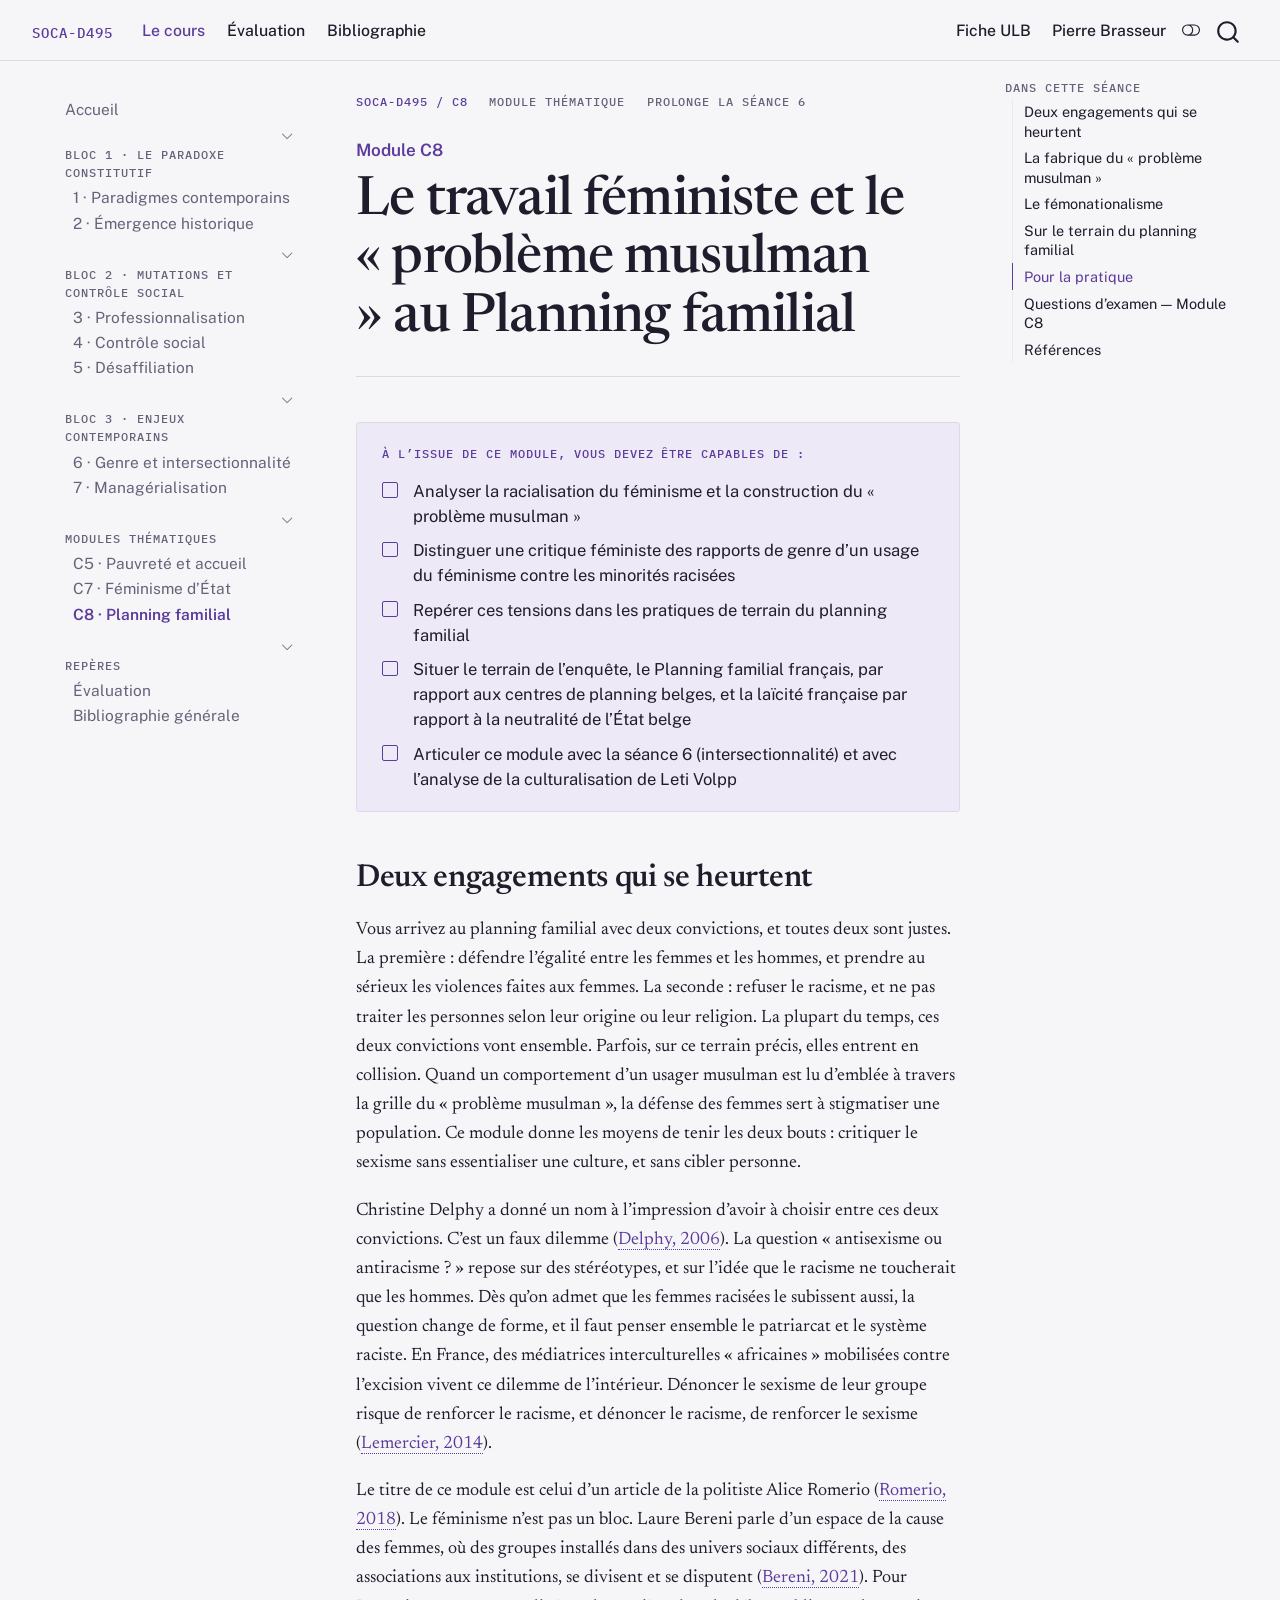
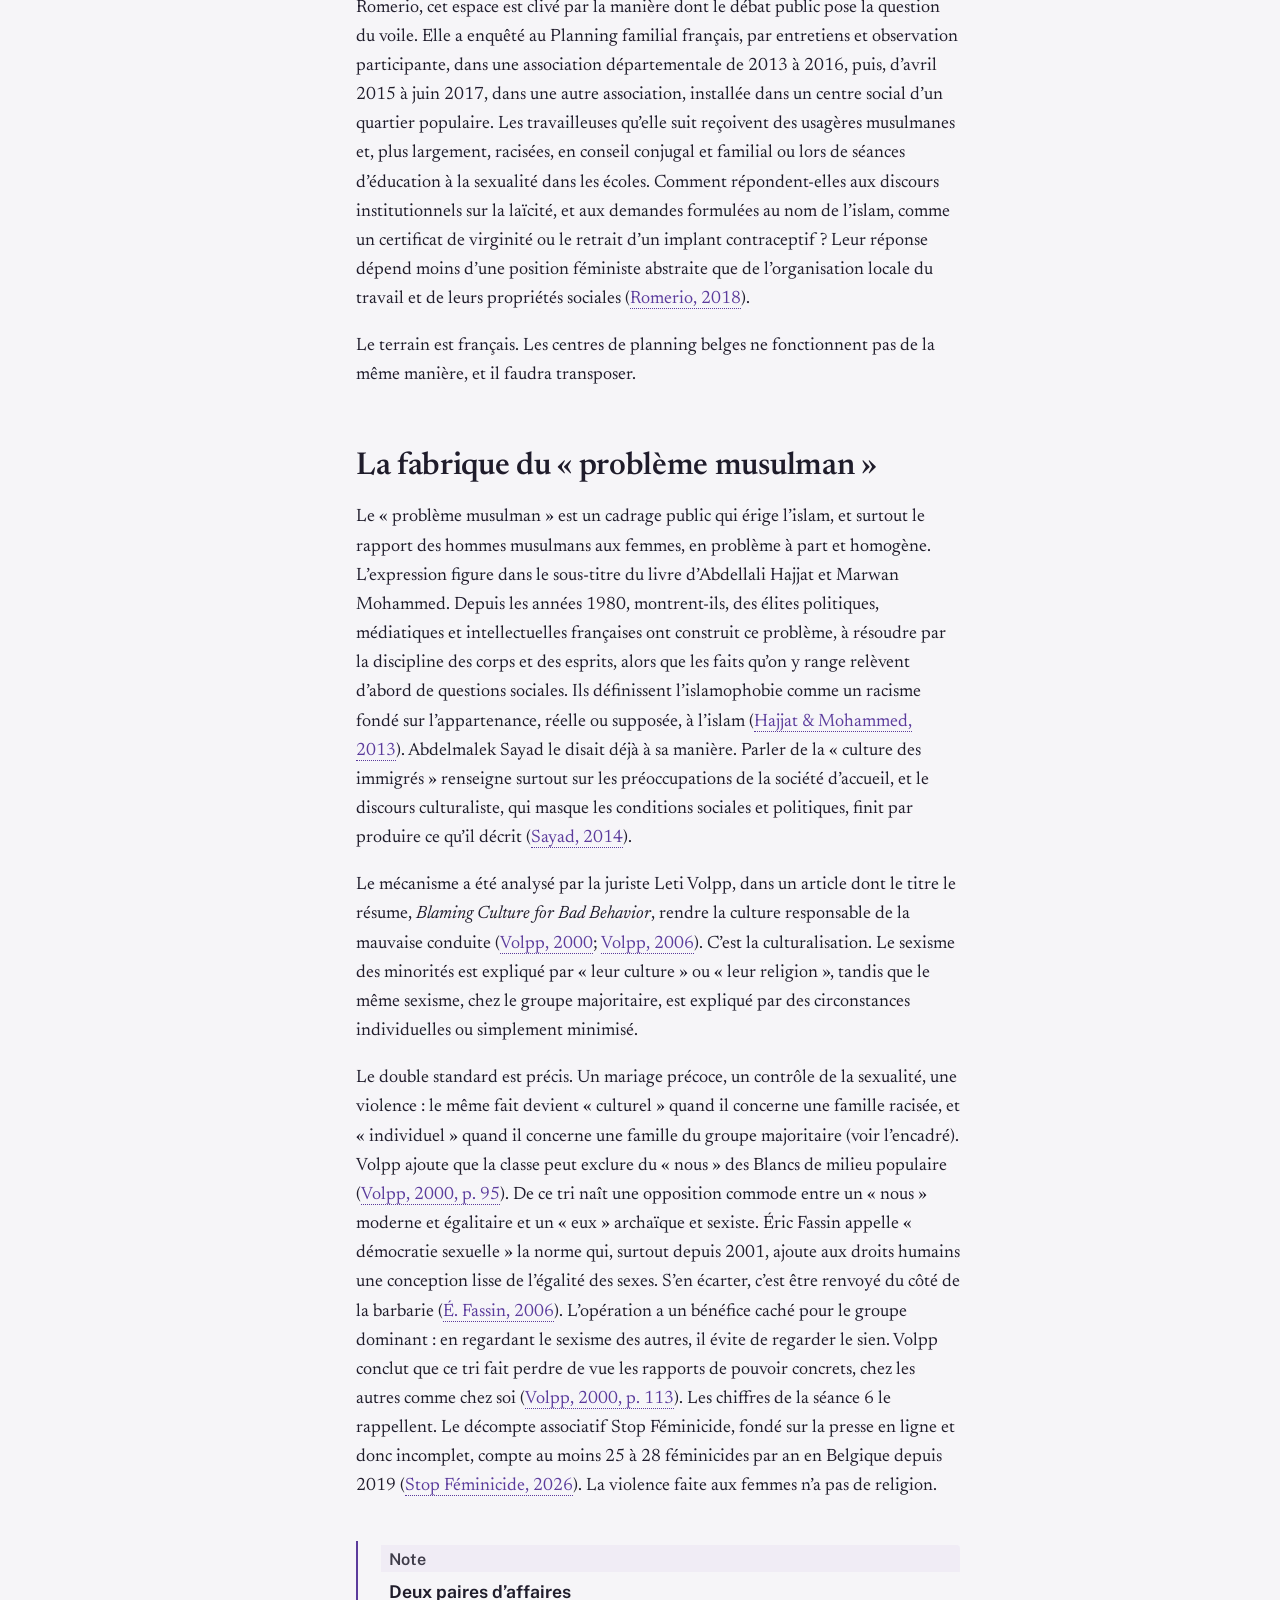
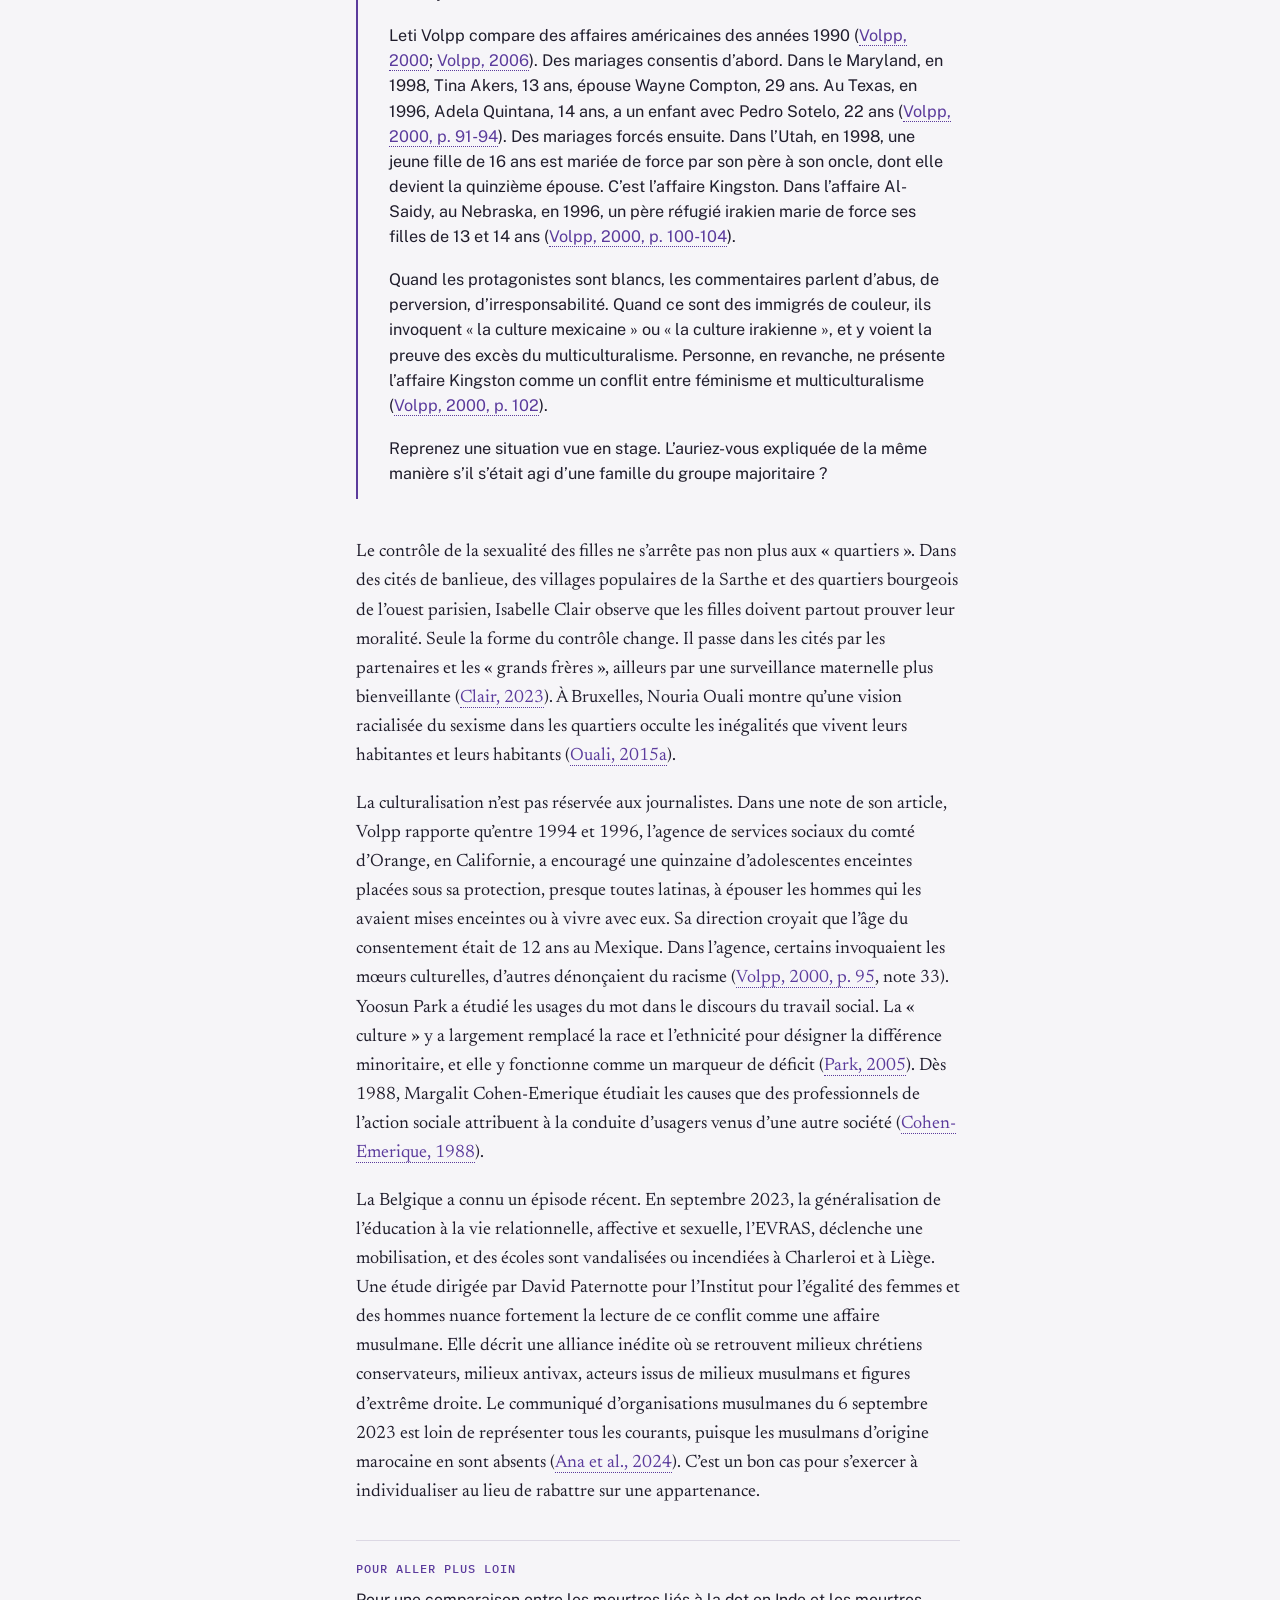
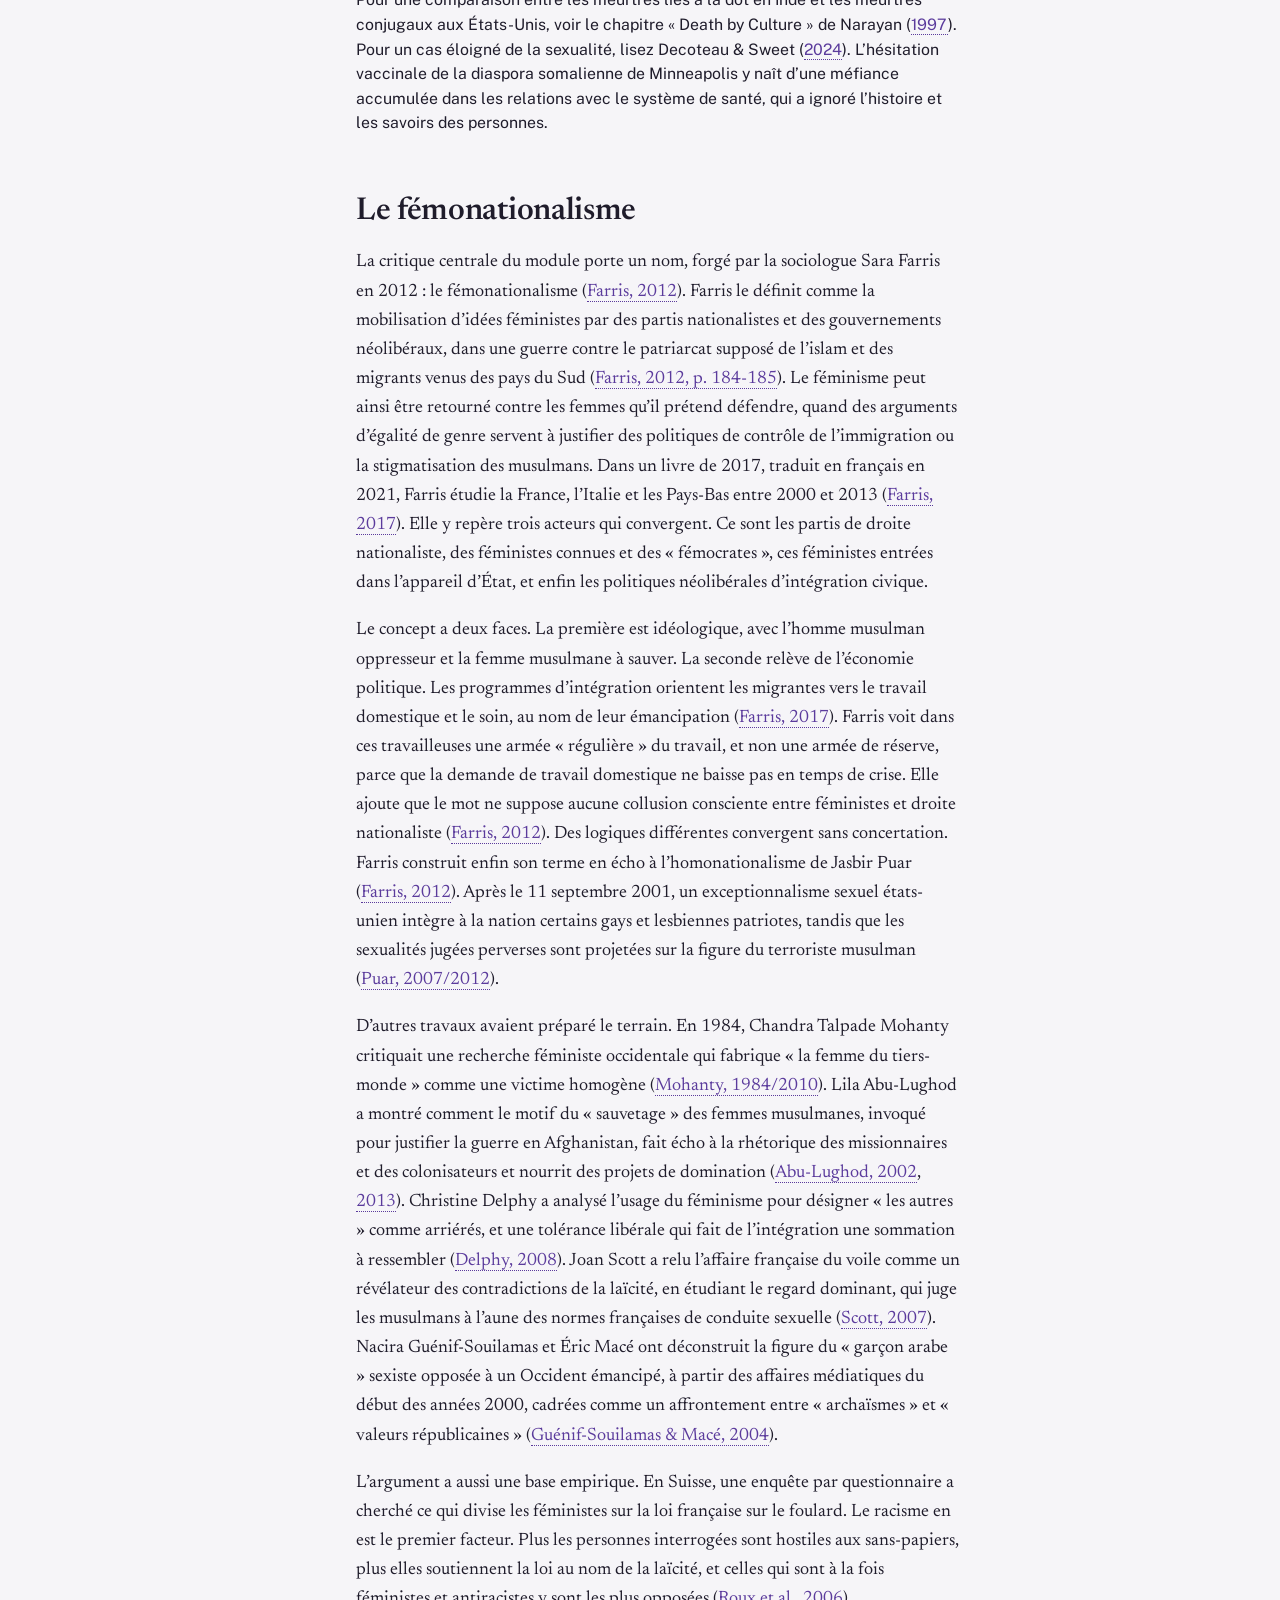
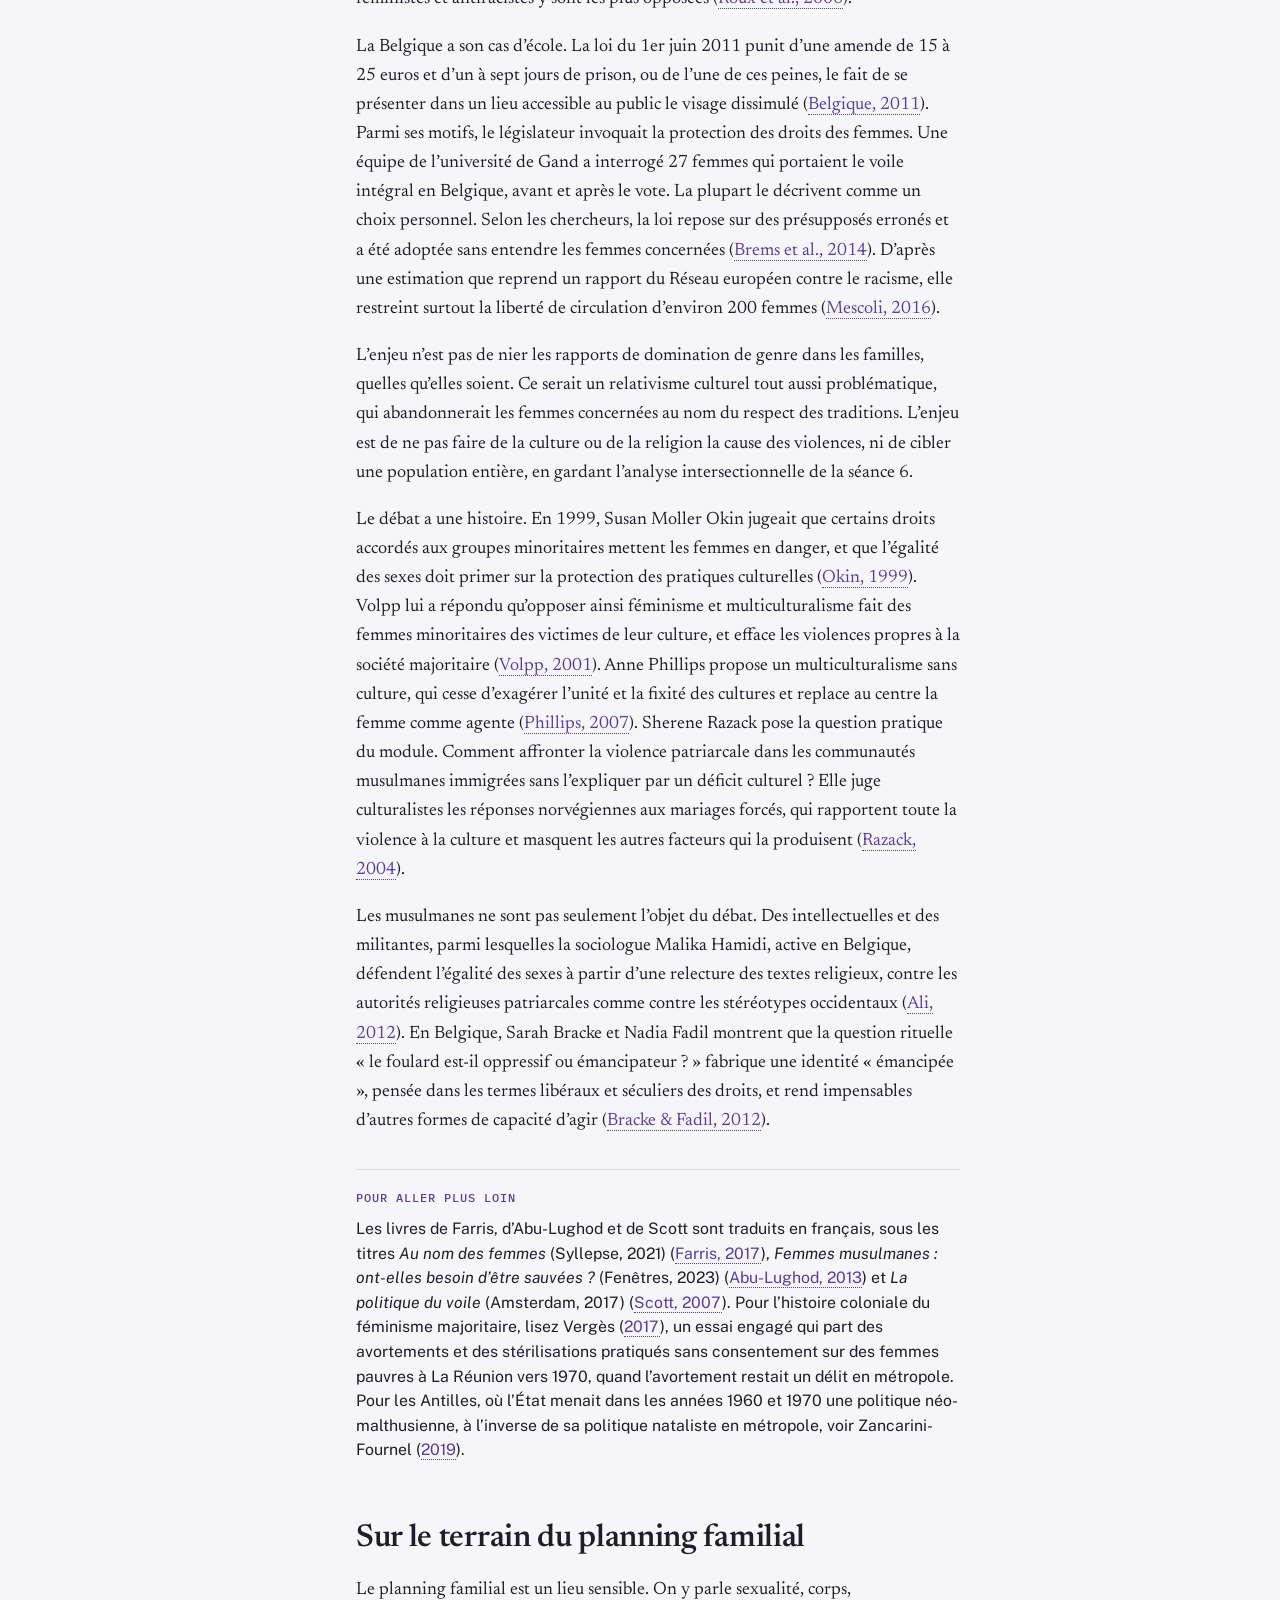
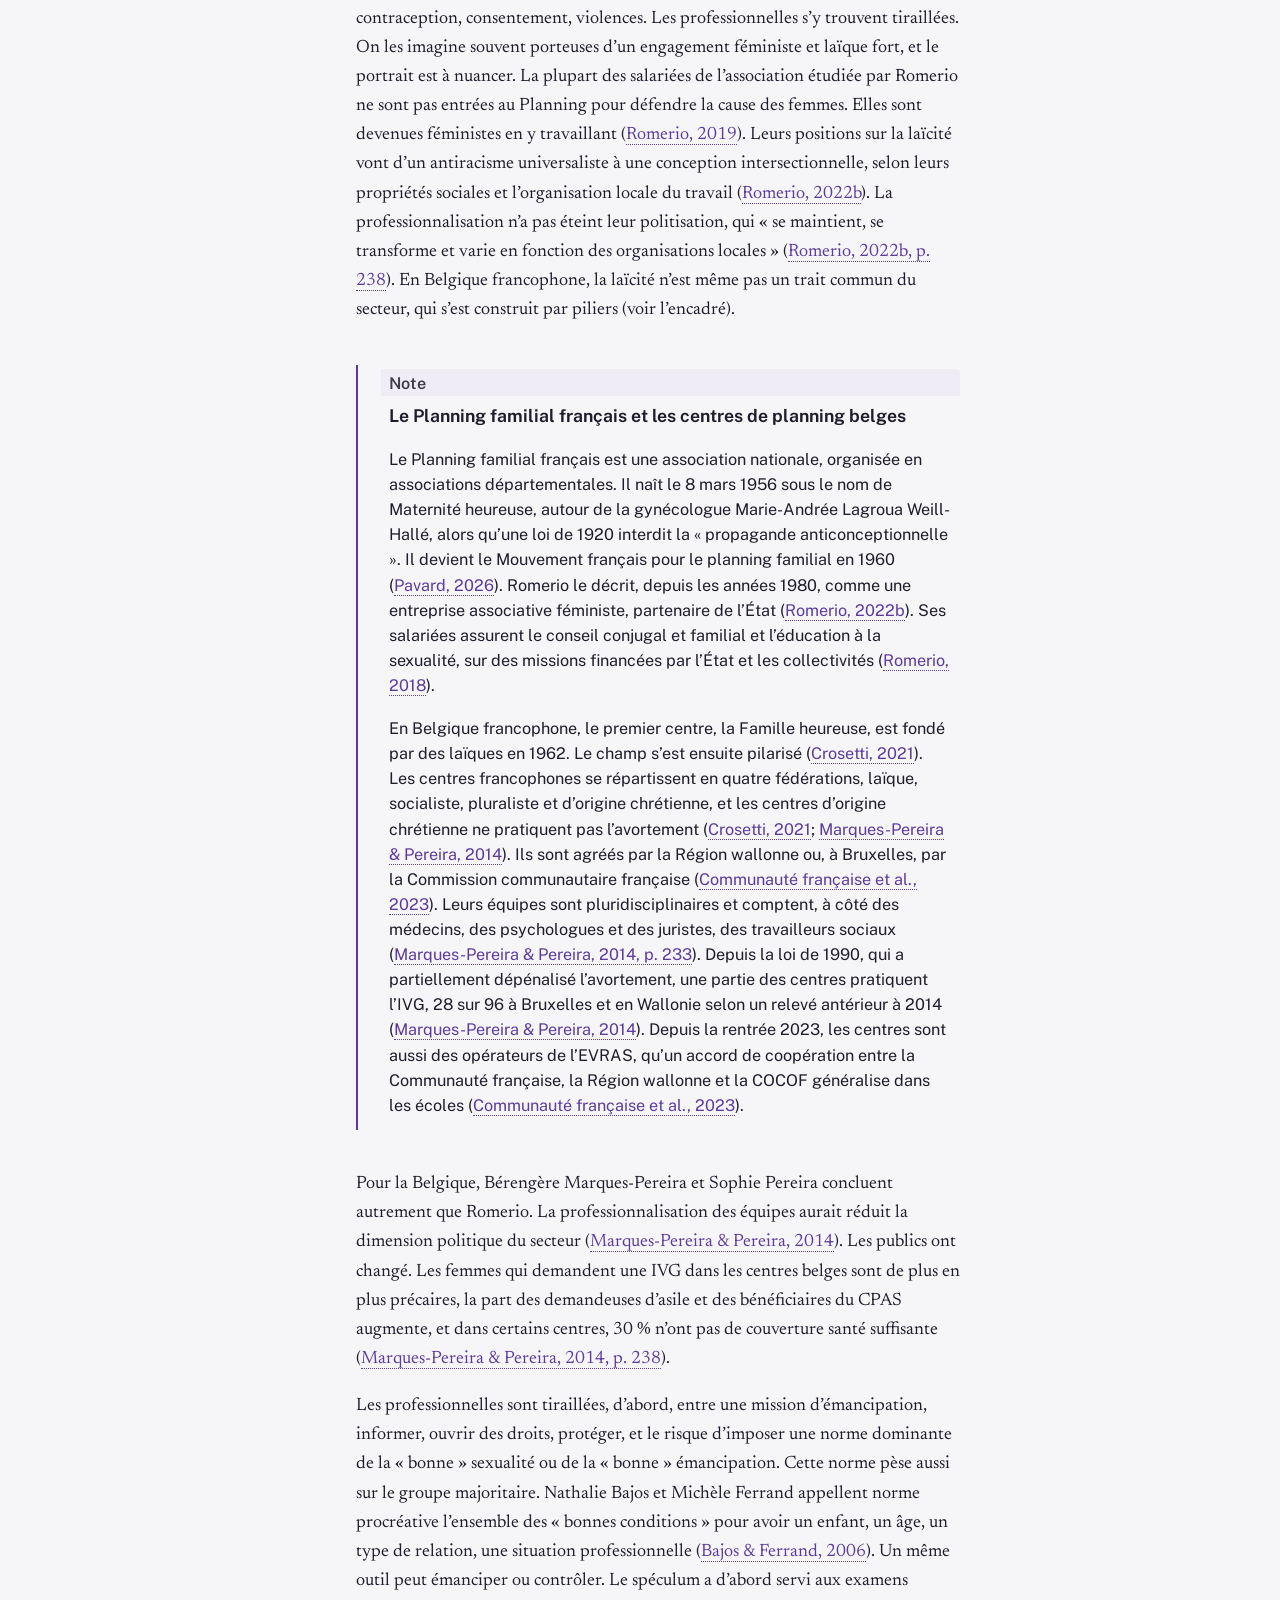
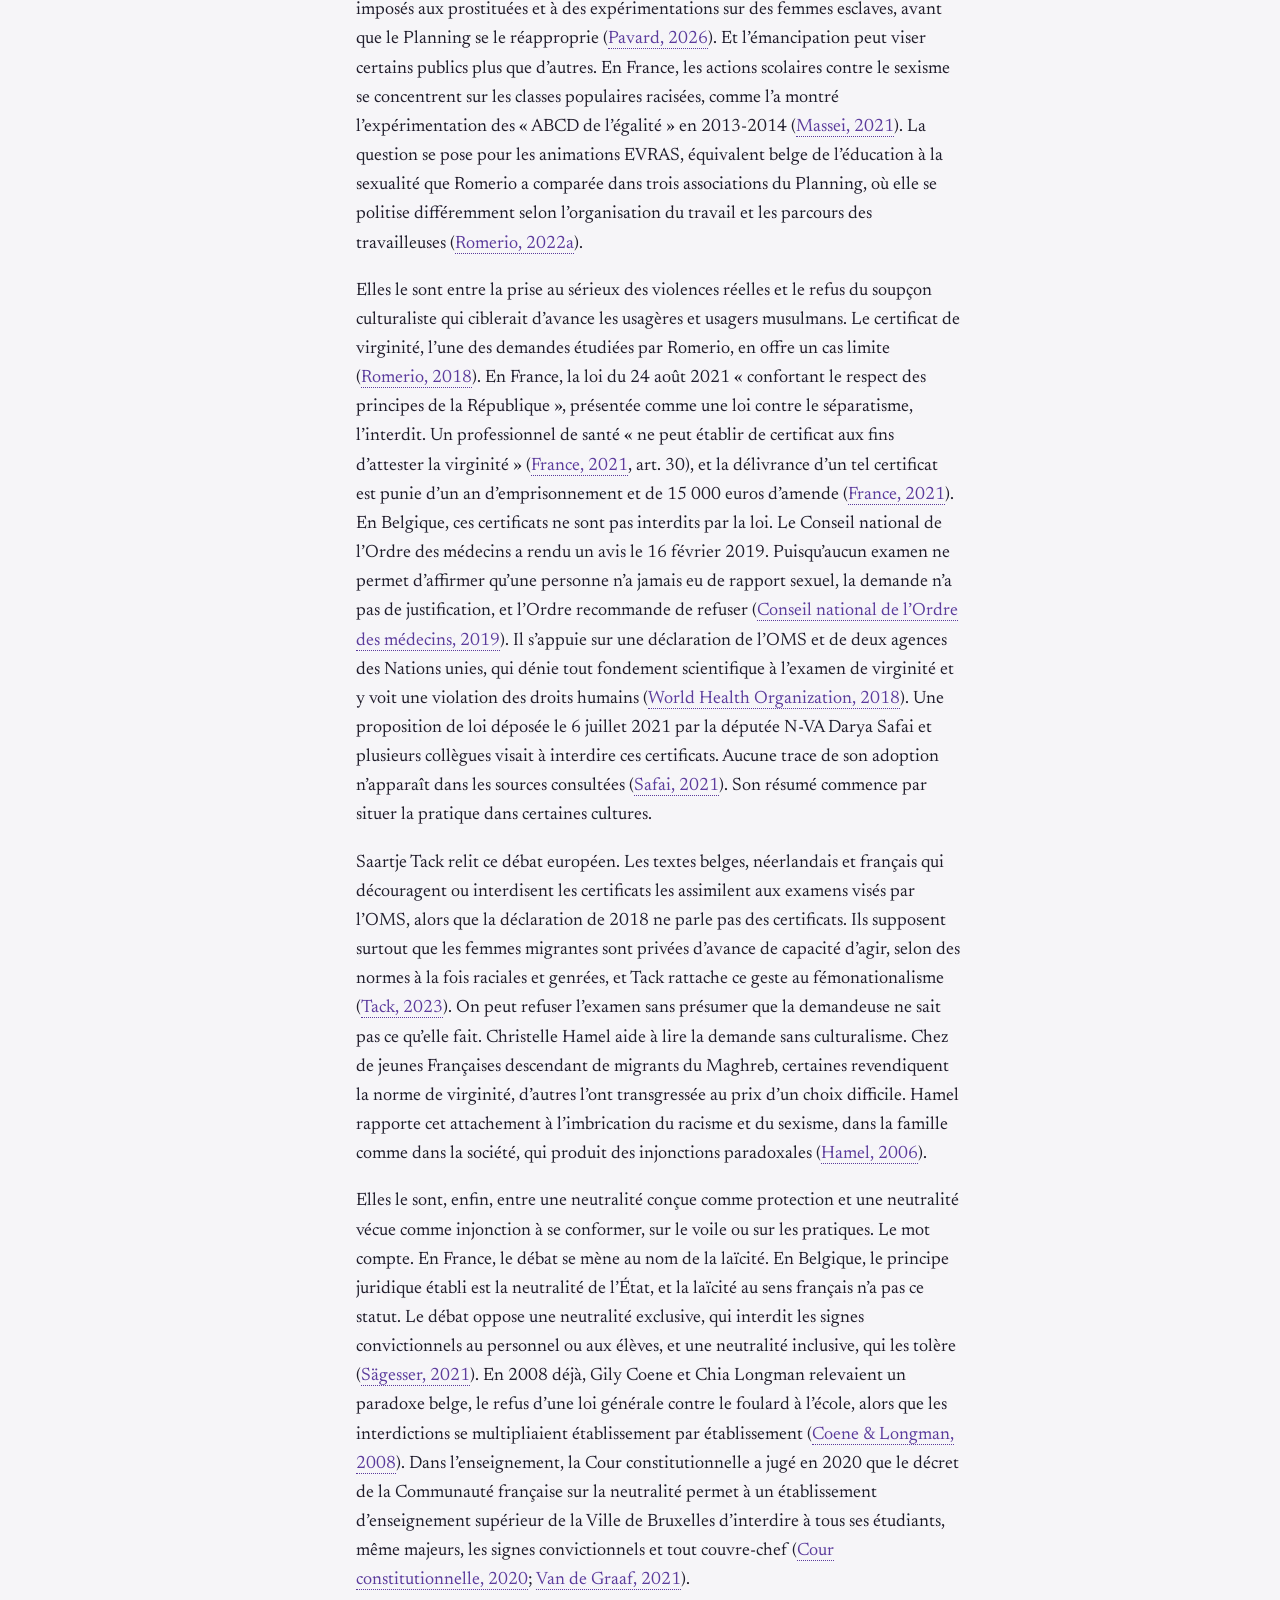
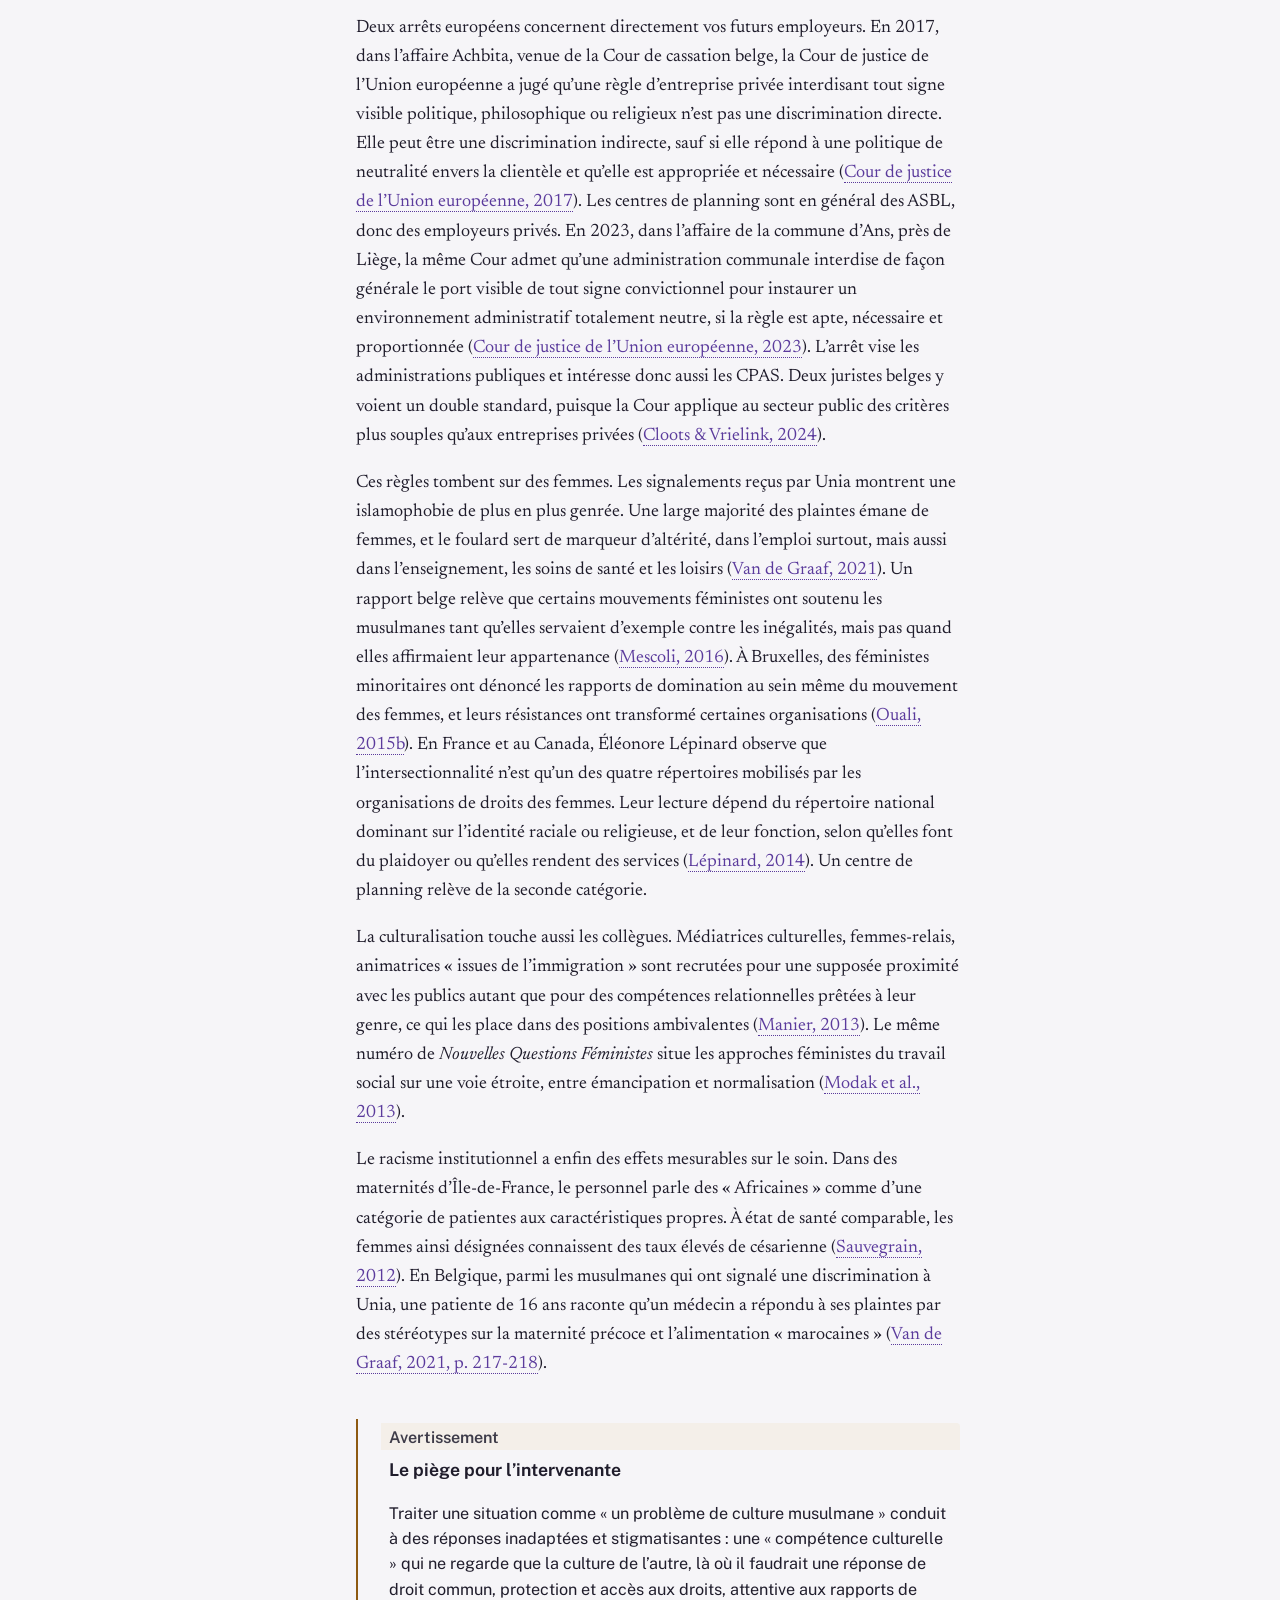
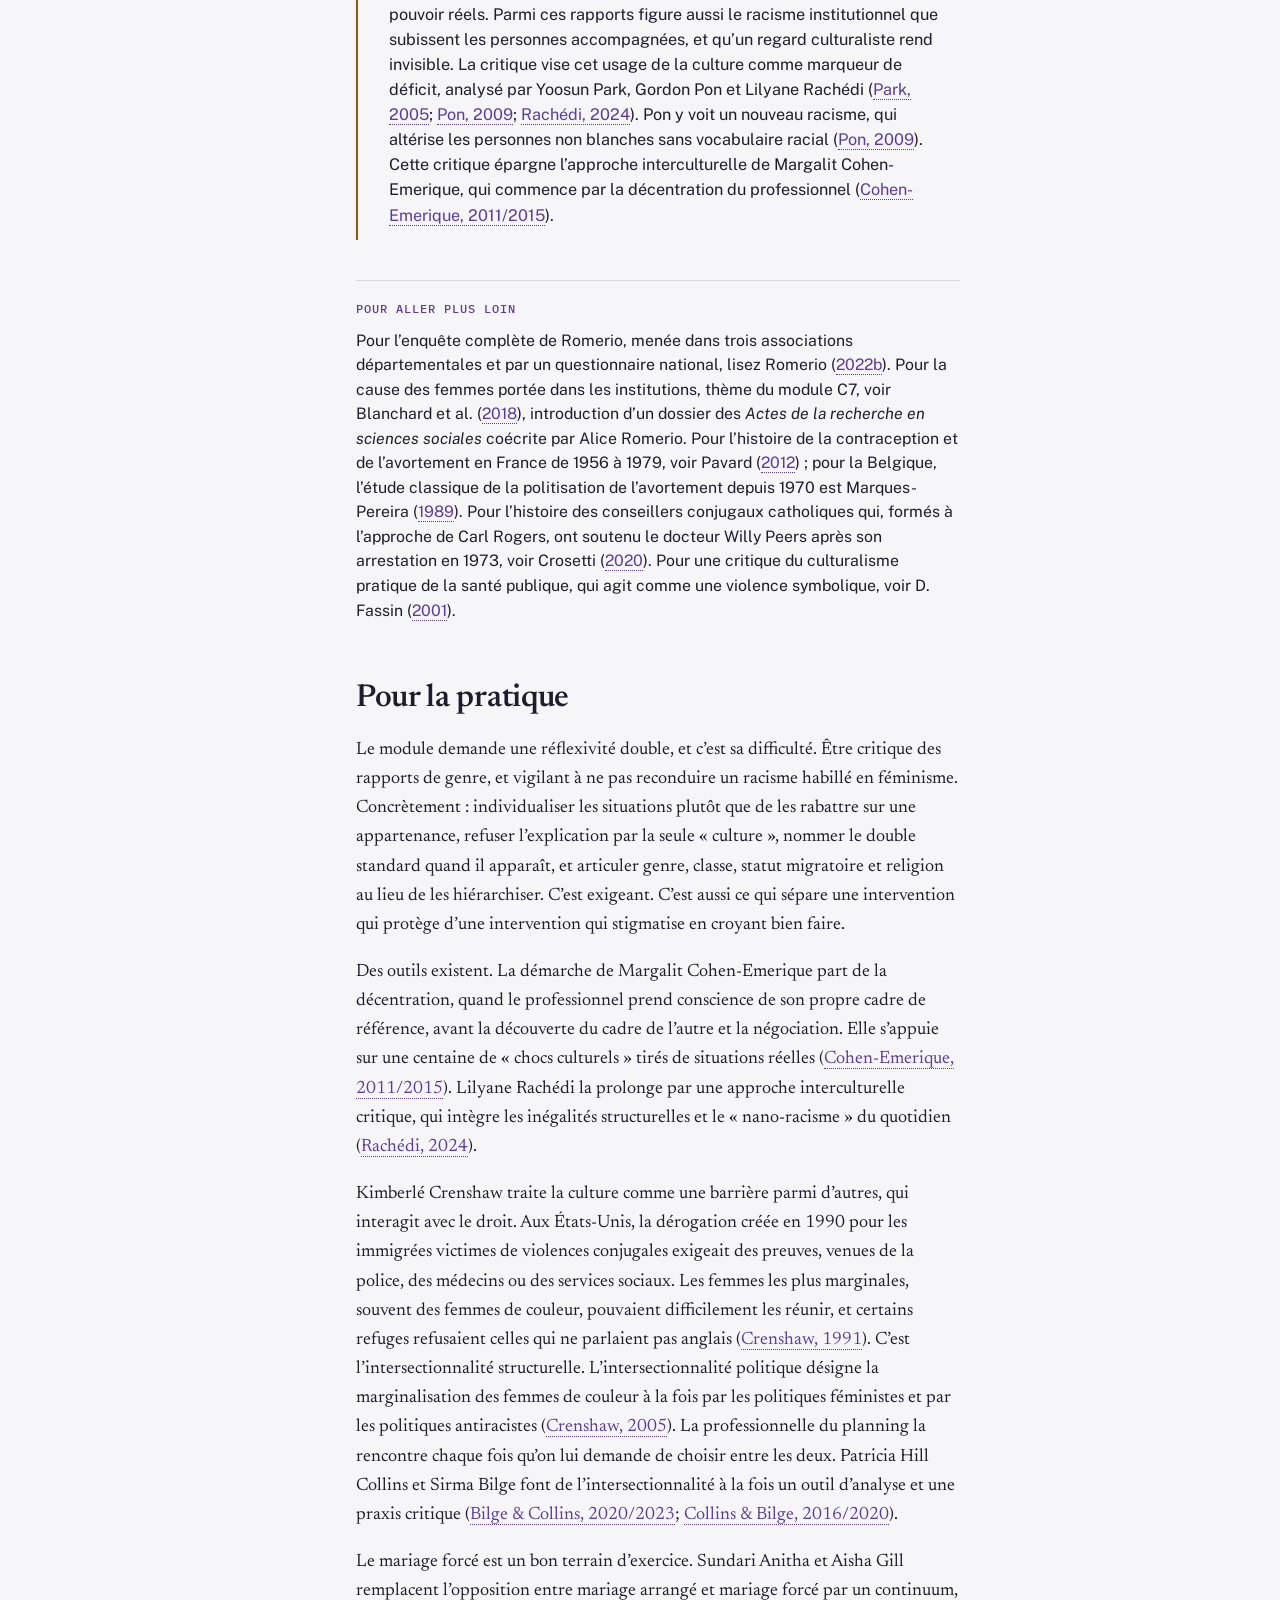
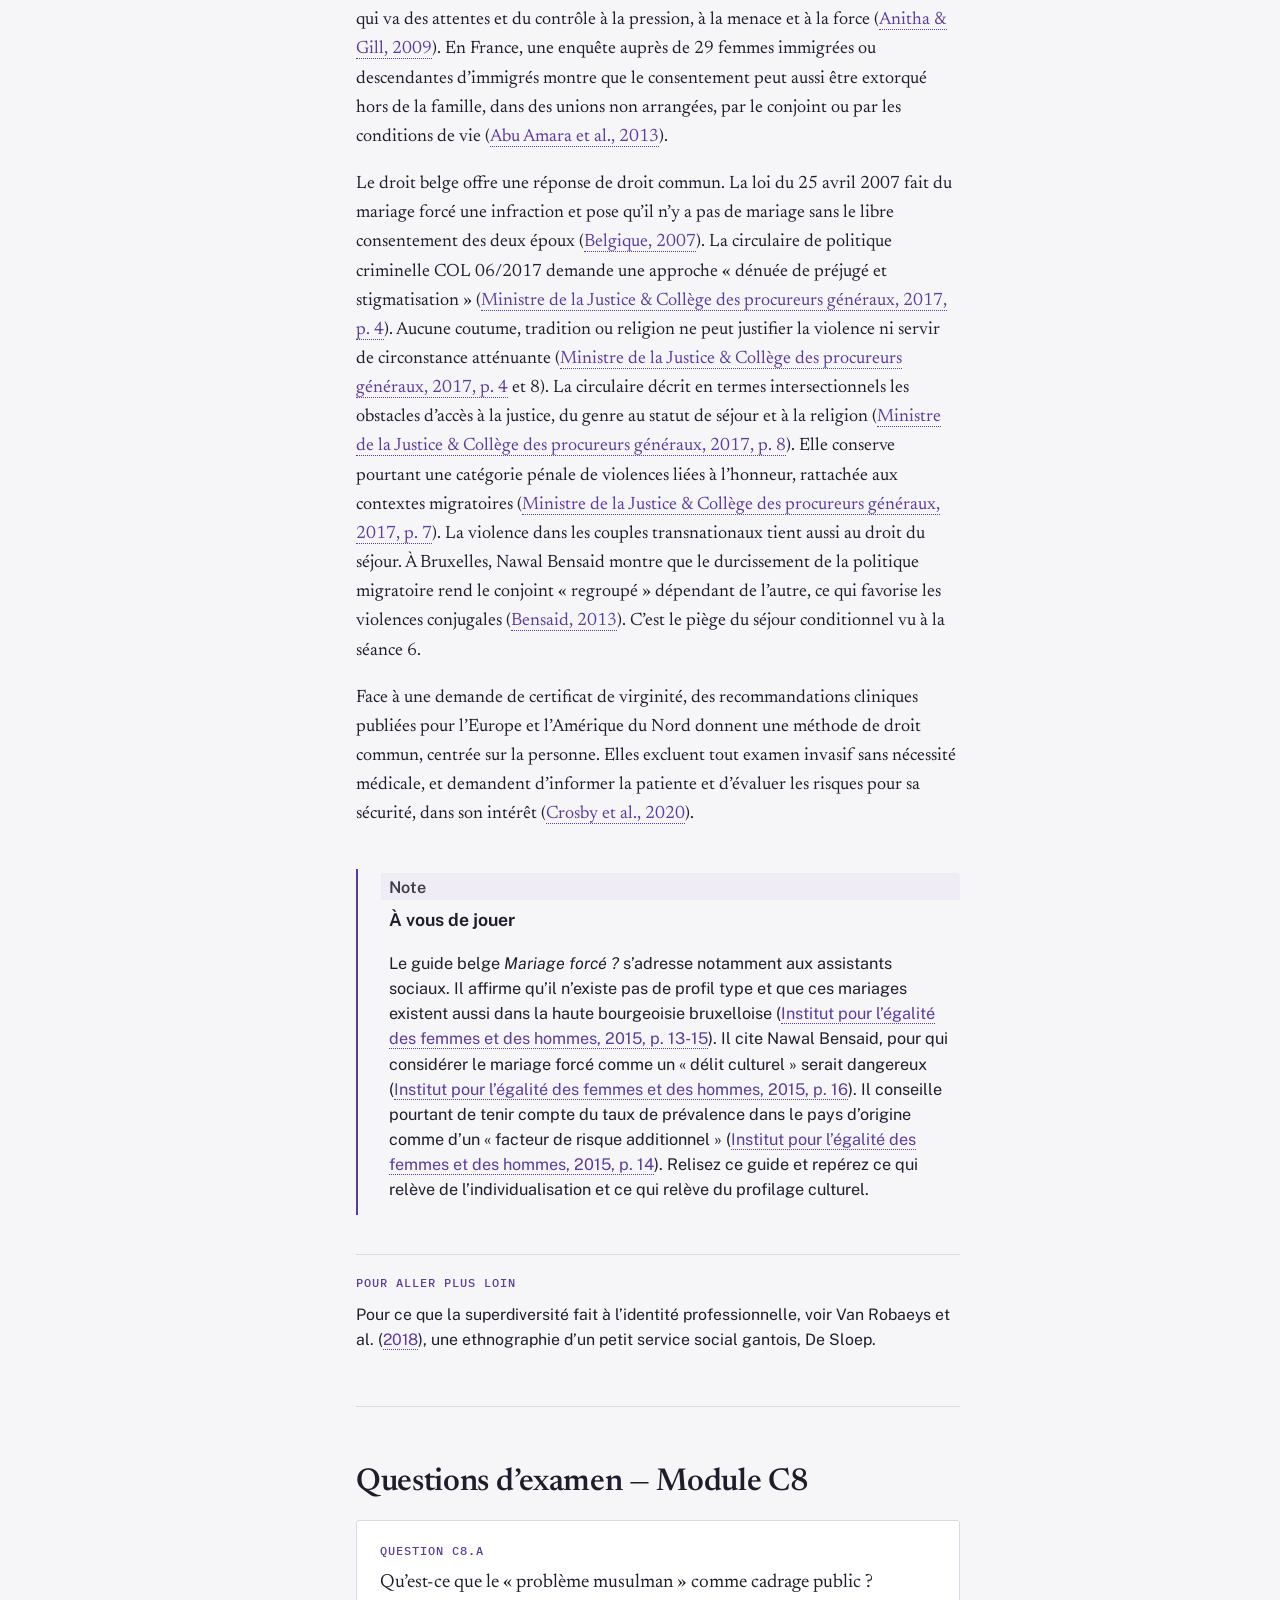
<file: docs/module-c8.html>
<!DOCTYPE html>
<html xmlns="http://www.w3.org/1999/xhtml" lang="fr" xml:lang="fr"><head>

<meta charset="utf-8">
<meta name="generator" content="quarto-1.9.38">

<meta name="viewport" content="width=device-width, initial-scale=1.0, user-scalable=yes">

<meta name="description" content="Fémonationalisme et fabrique du « problème musulman » dans les pratiques du planning familial.">

<title>Le travail féministe et le « problème musulman » au Planning familial – Théories du travail social</title>
<style>
/* Default styles provided by pandoc.
** See https://pandoc.org/MANUAL.html#variables-for-html for config info.
*/
code{white-space: pre-wrap;}
span.smallcaps{font-variant: small-caps;}
div.columns{display: flex; gap: min(4vw, 1.5em);}
div.column{flex: auto; overflow-x: auto;}
div.hanging-indent{margin-left: 1.5em; text-indent: -1.5em;}
ul.task-list{list-style: none;}
ul.task-list li input[type="checkbox"] {
  width: 0.8em;
  margin: 0 0.8em 0.2em -1em; /* quarto-specific, see https://github.com/quarto-dev/quarto-cli/issues/4556 */ 
  vertical-align: middle;
}
/* CSS for citations */
div.csl-bib-body { }
div.csl-entry {
  clear: both;
  margin-bottom: 0em;
}
.hanging-indent div.csl-entry {
  margin-left:2em;
  text-indent:-2em;
}
div.csl-left-margin {
  min-width:2em;
  float:left;
}
div.csl-right-inline {
  margin-left:2em;
  padding-left:1em;
}
div.csl-indent {
  margin-left: 2em;
}</style>


<script src="site_libs/quarto-nav/quarto-nav.js"></script>
<script src="site_libs/quarto-nav/headroom.min.js"></script>
<script src="site_libs/clipboard/clipboard.min.js"></script>
<script src="site_libs/quarto-search/autocomplete.umd.js"></script>
<script src="site_libs/quarto-search/fuse.min.js"></script>
<script src="site_libs/quarto-search/quarto-search.js"></script>
<meta name="quarto:offset" content="./">
<link href="./evaluation.html" rel="next">
<link href="./module-c7.html" rel="prev">
<link href="./favicon.svg" rel="icon" type="image/svg+xml">
<script src="site_libs/quarto-html/quarto.js" type="module"></script>
<script src="site_libs/quarto-html/tabsets/tabsets.js" type="module"></script>
<script src="site_libs/quarto-html/popper.min.js"></script>
<script src="site_libs/quarto-html/tippy.umd.min.js"></script>
<script src="site_libs/quarto-html/anchor.min.js"></script>
<link href="site_libs/quarto-html/tippy.css" rel="stylesheet">
<link href="site_libs/quarto-html/quarto-syntax-highlighting-701ecf5a3c7fe509613b743fad33545f.css" rel="stylesheet" class="quarto-color-scheme" id="quarto-text-highlighting-styles">
<link href="site_libs/quarto-html/quarto-syntax-highlighting-dark-d402f4b7d095c35e05d0c815e375e5f9.css" rel="stylesheet" class="quarto-color-scheme quarto-color-alternate" id="quarto-text-highlighting-styles">
<link href="site_libs/quarto-html/quarto-syntax-highlighting-701ecf5a3c7fe509613b743fad33545f.css" rel="stylesheet" class="quarto-color-scheme-extra" id="quarto-text-highlighting-styles">
<script src="site_libs/bootstrap/bootstrap.min.js"></script>
<link href="site_libs/bootstrap/bootstrap-icons.css" rel="stylesheet">
<link href="site_libs/bootstrap/bootstrap-ec4b35a2ecb5a0f88c46805f11164cbd.min.css" rel="stylesheet" append-hash="true" class="quarto-color-scheme" id="quarto-bootstrap" data-mode="light">
<link href="site_libs/bootstrap/bootstrap-dark-976eff664b41c7e7be51e78eb8fb4124.min.css" rel="stylesheet" append-hash="true" class="quarto-color-scheme quarto-color-alternate" id="quarto-bootstrap" data-mode="dark">
<link href="site_libs/bootstrap/bootstrap-ec4b35a2ecb5a0f88c46805f11164cbd.min.css" rel="stylesheet" append-hash="true" class="quarto-color-scheme-extra" id="quarto-bootstrap" data-mode="light">
<script id="quarto-search-options" type="application/json">{
  "location": "navbar",
  "copy-button": false,
  "collapse-after": 3,
  "panel-placement": "end",
  "type": "overlay",
  "limit": 50,
  "keyboard-shortcut": [
    "f",
    "/",
    "s"
  ],
  "language": {
    "search-no-results-text": "Pas de résultats",
    "search-matching-documents-text": "documents trouvés",
    "search-copy-link-title": "Copier le lien vers la recherche",
    "search-hide-matches-text": "Cacher les correspondances additionnelles",
    "search-more-match-text": "correspondance de plus dans ce document",
    "search-more-matches-text": "correspondances de plus dans ce document",
    "search-clear-button-title": "Effacer",
    "search-text-placeholder": "",
    "search-detached-cancel-button-title": "Annuler",
    "search-submit-button-title": "Envoyer",
    "search-label": "Recherche"
  }
}</script>
<style>html{ scroll-behavior: smooth; }</style>
<link rel="preconnect" href="https://fonts.googleapis.com">
<link rel="preconnect" href="https://fonts.gstatic.com" crossorigin="">
<link rel="stylesheet" href="https://fonts.googleapis.com/css2?family=IBM+Plex+Mono:wght@400;500&amp;family=Newsreader:ital,opsz,wght@0,6..72,400..700;1,6..72,400..600&amp;family=Public+Sans:wght@400;500;600;700&amp;display=swap">


</head>

<body class="nav-sidebar floating nav-fixed quarto-light"><script id="quarto-html-before-body" type="application/javascript">
    const toggleBodyColorMode = (bsSheetEl) => {
      const mode = bsSheetEl.getAttribute("data-mode");
      const bodyEl = window.document.querySelector("body");
      if (mode === "dark") {
        bodyEl.classList.add("quarto-dark");
        bodyEl.classList.remove("quarto-light");
      } else {
        bodyEl.classList.add("quarto-light");
        bodyEl.classList.remove("quarto-dark");
      }
    }
    const toggleBodyColorPrimary = () => {
      const bsSheetEl = window.document.querySelector("link#quarto-bootstrap:not([rel=disabled-stylesheet])");
      if (bsSheetEl) {
        toggleBodyColorMode(bsSheetEl);
      }
    }
    const setColorSchemeToggle = (alternate) => {
      const toggles = window.document.querySelectorAll('.quarto-color-scheme-toggle');
      for (let i=0; i < toggles.length; i++) {
        const toggle = toggles[i];
        if (toggle) {
          if (alternate) {
            toggle.classList.add("alternate");
          } else {
            toggle.classList.remove("alternate");
          }
        }
      }
    };
    const toggleColorMode = (alternate) => {
      // Switch the stylesheets
      const primaryStylesheets = window.document.querySelectorAll('link.quarto-color-scheme:not(.quarto-color-alternate)');
      const alternateStylesheets = window.document.querySelectorAll('link.quarto-color-scheme.quarto-color-alternate');
      manageTransitions('#quarto-margin-sidebar .nav-link', false);
      if (alternate) {
        // note: dark is layered on light, we don't disable primary!
        enableStylesheet(alternateStylesheets);
        for (const sheetNode of alternateStylesheets) {
          if (sheetNode.id === "quarto-bootstrap") {
            toggleBodyColorMode(sheetNode);
          }
        }
      } else {
        disableStylesheet(alternateStylesheets);
        enableStylesheet(primaryStylesheets)
        toggleBodyColorPrimary();
      }
      manageTransitions('#quarto-margin-sidebar .nav-link', true);
      // Switch the toggles
      setColorSchemeToggle(alternate)
      // Hack to workaround the fact that safari doesn't
      // properly recolor the scrollbar when toggling (#1455)
      if (navigator.userAgent.indexOf('Safari') > 0 && navigator.userAgent.indexOf('Chrome') == -1) {
        manageTransitions("body", false);
        window.scrollTo(0, 1);
        setTimeout(() => {
          window.scrollTo(0, 0);
          manageTransitions("body", true);
        }, 40);
      }
    }
    const disableStylesheet = (stylesheets) => {
      for (let i=0; i < stylesheets.length; i++) {
        const stylesheet = stylesheets[i];
        stylesheet.rel = 'disabled-stylesheet';
      }
    }
    const enableStylesheet = (stylesheets) => {
      for (let i=0; i < stylesheets.length; i++) {
        const stylesheet = stylesheets[i];
        if(stylesheet.rel !== 'stylesheet') { // for Chrome, which will still FOUC without this check
          stylesheet.rel = 'stylesheet';
        }
      }
    }
    const manageTransitions = (selector, allowTransitions) => {
      const els = window.document.querySelectorAll(selector);
      for (let i=0; i < els.length; i++) {
        const el = els[i];
        if (allowTransitions) {
          el.classList.remove('notransition');
        } else {
          el.classList.add('notransition');
        }
      }
    }
    const isFileUrl = () => {
      return window.location.protocol === 'file:';
    }
    const hasAlternateSentinel = () => {
      let styleSentinel = getColorSchemeSentinel();
      if (styleSentinel !== null) {
        return styleSentinel === "alternate";
      } else {
        return false;
      }
    }
    const setStyleSentinel = (alternate) => {
      const value = alternate ? "alternate" : "default";
      if (!isFileUrl()) {
        window.localStorage.setItem("quarto-color-scheme", value);
      } else {
        localAlternateSentinel = value;
      }
    }
    const getColorSchemeSentinel = () => {
      if (!isFileUrl()) {
        const storageValue = window.localStorage.getItem("quarto-color-scheme");
        return storageValue != null ? storageValue : localAlternateSentinel;
      } else {
        return localAlternateSentinel;
      }
    }
    const toggleGiscusIfUsed = (isAlternate, darkModeDefault) => {
      const baseTheme = document.querySelector('#giscus-base-theme')?.value ?? 'light';
      const alternateTheme = document.querySelector('#giscus-alt-theme')?.value ?? 'dark';
      let newTheme = '';
      if(authorPrefersDark) {
        newTheme = isAlternate ? baseTheme : alternateTheme;
      } else {
        newTheme = isAlternate ? alternateTheme : baseTheme;
      }
      const changeGiscusTheme = () => {
        // From: https://github.com/giscus/giscus/issues/336
        const sendMessage = (message) => {
          const iframe = document.querySelector('iframe.giscus-frame');
          if (!iframe) return;
          iframe.contentWindow.postMessage({ giscus: message }, 'https://giscus.app');
        }
        sendMessage({
          setConfig: {
            theme: newTheme
          }
        });
      }
      const isGiscussLoaded = window.document.querySelector('iframe.giscus-frame') !== null;
      if (isGiscussLoaded) {
        changeGiscusTheme();
      }
    };
    const authorPrefersDark = false;
    const queryPrefersDark = window.matchMedia('(prefers-color-scheme: dark)');
    const darkModeDefault = queryPrefersDark.matches;
      document.querySelector('link#quarto-text-highlighting-styles.quarto-color-scheme-extra').rel = 'disabled-stylesheet';
      document.querySelector('link#quarto-bootstrap.quarto-color-scheme-extra').rel = 'disabled-stylesheet';
    let localAlternateSentinel = darkModeDefault ? 'alternate' : 'default';
    // Dark / light mode switch
    window.quartoToggleColorScheme = () => {
      // Read the current dark / light value
      let toAlternate = !hasAlternateSentinel();
      toggleColorMode(toAlternate);
      setStyleSentinel(toAlternate);
      toggleGiscusIfUsed(toAlternate, darkModeDefault);
      window.dispatchEvent(new Event('resize'));
    };
    queryPrefersDark.addEventListener("change", e => {
      if(window.localStorage.getItem("quarto-color-scheme") !== null)
        return;
      const alternate = e.matches
      toggleColorMode(alternate);
      localAlternateSentinel = e.matches ? 'alternate' : 'default'; // this is used alongside local storage!
      toggleGiscusIfUsed(alternate, darkModeDefault);
    });
    // Switch to dark mode if need be
    if (hasAlternateSentinel()) {
      toggleColorMode(true);
    } else {
      toggleColorMode(false);
    }
  </script>

<div id="quarto-search-results"></div>
  <header id="quarto-header" class="headroom fixed-top">
    <nav class="navbar navbar-expand-lg " data-bs-theme="dark">
      <div class="navbar-container container-fluid">
      <div class="navbar-brand-container mx-auto">
    <a class="navbar-brand" href="./index.html">
    <span class="navbar-title">SOCA-D495</span>
    </a>
  </div>
            <div id="quarto-search" class="" title="Recherche"></div>
          <button class="navbar-toggler" type="button" data-bs-toggle="collapse" data-bs-target="#navbarCollapse" aria-controls="navbarCollapse" role="menu" aria-expanded="false" aria-label="Basculer la navigation" onclick="if (window.quartoToggleHeadroom) { window.quartoToggleHeadroom(); }">
  <span class="navbar-toggler-icon"></span>
</button>
          <div class="collapse navbar-collapse" id="navbarCollapse">
            <ul class="navbar-nav navbar-nav-scroll me-auto">
  <li class="nav-item">
    <a class="nav-link active" href="./index.html" aria-current="page"> 
<span class="menu-text">Le cours</span></a>
  </li>  
  <li class="nav-item">
    <a class="nav-link" href="./evaluation.html"> 
<span class="menu-text">Évaluation</span></a>
  </li>  
  <li class="nav-item">
    <a class="nav-link" href="./references.html"> 
<span class="menu-text">Bibliographie</span></a>
  </li>  
</ul>
            <ul class="navbar-nav navbar-nav-scroll ms-auto">
  <li class="nav-item">
    <a class="nav-link" href="https://www.ulb.be/fr/programme/soca-d495-1"> 
<span class="menu-text">Fiche ULB</span></a>
  </li>  
  <li class="nav-item">
    <a class="nav-link" href="https://pierrebrasseur.github.io/cours-soca-d495.html"> 
<span class="menu-text">Pierre Brasseur</span></a>
  </li>  
</ul>
          </div> <!-- /navcollapse -->
            <div class="quarto-navbar-tools">
  <a href="" class="quarto-color-scheme-toggle quarto-navigation-tool  px-1" onclick="window.quartoToggleColorScheme(); return false;" title="Basculer le mode sombre"><i class="bi"></i></a>
</div>
      </div> <!-- /container-fluid -->
    </nav>
  <nav class="quarto-secondary-nav">
    <div class="container-fluid d-flex">
      <button type="button" class="quarto-btn-toggle btn" data-bs-toggle="collapse" role="button" data-bs-target=".quarto-sidebar-collapse-item" aria-controls="quarto-sidebar" aria-expanded="false" aria-label="Basculer la barre latérale" onclick="if (window.quartoToggleHeadroom) { window.quartoToggleHeadroom(); }">
        <i class="bi bi-layout-text-sidebar-reverse"></i>
      </button>
        <a class="flex-grow-1 no-decor" role="navigation" data-bs-toggle="collapse" data-bs-target=".quarto-sidebar-collapse-item" aria-controls="quarto-sidebar" aria-expanded="false" aria-label="Basculer la barre latérale" onclick="if (window.quartoToggleHeadroom) { window.quartoToggleHeadroom(); }">      
          <h1 class="quarto-secondary-nav-title">Le travail féministe et le « problème musulman » au Planning familial</h1>
        </a>     
    </div>
  </nav>
</header>
<!-- content -->
<div id="quarto-content" class="quarto-container page-columns page-rows-contents page-layout-article page-navbar">
<!-- sidebar -->
  <nav id="quarto-sidebar" class="sidebar collapse collapse-horizontal quarto-sidebar-collapse-item sidebar-navigation floating overflow-auto">
    <div class="sidebar-menu-container"> 
    <ul class="list-unstyled mt-1">
        <li class="sidebar-item">
  <div class="sidebar-item-container"> 
  <a href="./index.html" class="sidebar-item-text sidebar-link">
 <span class="menu-text">Accueil</span></a>
  </div>
</li>
        <li class="sidebar-item sidebar-item-section">
      <div class="sidebar-item-container"> 
            <a class="sidebar-item-text sidebar-link text-start" data-bs-toggle="collapse" data-bs-target="#quarto-sidebar-section-1" role="navigation" aria-expanded="true">
 <span class="menu-text">Bloc 1 · Le paradoxe constitutif</span></a>
          <a class="sidebar-item-toggle text-start" data-bs-toggle="collapse" data-bs-target="#quarto-sidebar-section-1" role="navigation" aria-expanded="true" aria-label="Basculer la section">
            <i class="bi bi-chevron-right ms-2"></i>
          </a> 
      </div>
      <ul id="quarto-sidebar-section-1" class="collapse list-unstyled sidebar-section depth1 show">  
          <li class="sidebar-item">
  <div class="sidebar-item-container"> 
  <a href="./seance-1.html" class="sidebar-item-text sidebar-link">
 <span class="menu-text">1 · Paradigmes contemporains</span></a>
  </div>
</li>
          <li class="sidebar-item">
  <div class="sidebar-item-container"> 
  <a href="./seance-2.html" class="sidebar-item-text sidebar-link">
 <span class="menu-text">2 · Émergence historique</span></a>
  </div>
</li>
      </ul>
  </li>
        <li class="sidebar-item sidebar-item-section">
      <div class="sidebar-item-container"> 
            <a class="sidebar-item-text sidebar-link text-start" data-bs-toggle="collapse" data-bs-target="#quarto-sidebar-section-2" role="navigation" aria-expanded="true">
 <span class="menu-text">Bloc 2 · Mutations et contrôle social</span></a>
          <a class="sidebar-item-toggle text-start" data-bs-toggle="collapse" data-bs-target="#quarto-sidebar-section-2" role="navigation" aria-expanded="true" aria-label="Basculer la section">
            <i class="bi bi-chevron-right ms-2"></i>
          </a> 
      </div>
      <ul id="quarto-sidebar-section-2" class="collapse list-unstyled sidebar-section depth1 show">  
          <li class="sidebar-item">
  <div class="sidebar-item-container"> 
  <a href="./seance-3.html" class="sidebar-item-text sidebar-link">
 <span class="menu-text">3 · Professionnalisation</span></a>
  </div>
</li>
          <li class="sidebar-item">
  <div class="sidebar-item-container"> 
  <a href="./seance-4.html" class="sidebar-item-text sidebar-link">
 <span class="menu-text">4 · Contrôle social</span></a>
  </div>
</li>
          <li class="sidebar-item">
  <div class="sidebar-item-container"> 
  <a href="./seance-5.html" class="sidebar-item-text sidebar-link">
 <span class="menu-text">5 · Désaffiliation</span></a>
  </div>
</li>
      </ul>
  </li>
        <li class="sidebar-item sidebar-item-section">
      <div class="sidebar-item-container"> 
            <a class="sidebar-item-text sidebar-link text-start" data-bs-toggle="collapse" data-bs-target="#quarto-sidebar-section-3" role="navigation" aria-expanded="true">
 <span class="menu-text">Bloc 3 · Enjeux contemporains</span></a>
          <a class="sidebar-item-toggle text-start" data-bs-toggle="collapse" data-bs-target="#quarto-sidebar-section-3" role="navigation" aria-expanded="true" aria-label="Basculer la section">
            <i class="bi bi-chevron-right ms-2"></i>
          </a> 
      </div>
      <ul id="quarto-sidebar-section-3" class="collapse list-unstyled sidebar-section depth1 show">  
          <li class="sidebar-item">
  <div class="sidebar-item-container"> 
  <a href="./seance-6.html" class="sidebar-item-text sidebar-link">
 <span class="menu-text">6 · Genre et intersectionnalité</span></a>
  </div>
</li>
          <li class="sidebar-item">
  <div class="sidebar-item-container"> 
  <a href="./seance-7.html" class="sidebar-item-text sidebar-link">
 <span class="menu-text">7 · Managérialisation</span></a>
  </div>
</li>
      </ul>
  </li>
        <li class="sidebar-item sidebar-item-section">
      <div class="sidebar-item-container"> 
            <a class="sidebar-item-text sidebar-link text-start" data-bs-toggle="collapse" data-bs-target="#quarto-sidebar-section-4" role="navigation" aria-expanded="true">
 <span class="menu-text">Modules thématiques</span></a>
          <a class="sidebar-item-toggle text-start" data-bs-toggle="collapse" data-bs-target="#quarto-sidebar-section-4" role="navigation" aria-expanded="true" aria-label="Basculer la section">
            <i class="bi bi-chevron-right ms-2"></i>
          </a> 
      </div>
      <ul id="quarto-sidebar-section-4" class="collapse list-unstyled sidebar-section depth1 show">  
          <li class="sidebar-item">
  <div class="sidebar-item-container"> 
  <a href="./module-c5.html" class="sidebar-item-text sidebar-link">
 <span class="menu-text">C5 · Pauvreté et accueil</span></a>
  </div>
</li>
          <li class="sidebar-item">
  <div class="sidebar-item-container"> 
  <a href="./module-c7.html" class="sidebar-item-text sidebar-link">
 <span class="menu-text">C7 · Féminisme d’État</span></a>
  </div>
</li>
          <li class="sidebar-item">
  <div class="sidebar-item-container"> 
  <a href="./module-c8.html" class="sidebar-item-text sidebar-link active">
 <span class="menu-text">C8 · Planning familial</span></a>
  </div>
</li>
      </ul>
  </li>
        <li class="sidebar-item sidebar-item-section">
      <div class="sidebar-item-container"> 
            <a class="sidebar-item-text sidebar-link text-start" data-bs-toggle="collapse" data-bs-target="#quarto-sidebar-section-5" role="navigation" aria-expanded="true">
 <span class="menu-text">Repères</span></a>
          <a class="sidebar-item-toggle text-start" data-bs-toggle="collapse" data-bs-target="#quarto-sidebar-section-5" role="navigation" aria-expanded="true" aria-label="Basculer la section">
            <i class="bi bi-chevron-right ms-2"></i>
          </a> 
      </div>
      <ul id="quarto-sidebar-section-5" class="collapse list-unstyled sidebar-section depth1 show">  
          <li class="sidebar-item">
  <div class="sidebar-item-container"> 
  <a href="./evaluation.html" class="sidebar-item-text sidebar-link">
 <span class="menu-text">Évaluation</span></a>
  </div>
</li>
          <li class="sidebar-item">
  <div class="sidebar-item-container"> 
  <a href="./references.html" class="sidebar-item-text sidebar-link">
 <span class="menu-text">Bibliographie générale</span></a>
  </div>
</li>
      </ul>
  </li>
    </ul>
    </div>
</nav>
<div id="quarto-sidebar-glass" class="quarto-sidebar-collapse-item" data-bs-toggle="collapse" data-bs-target=".quarto-sidebar-collapse-item"></div>
<!-- margin-sidebar -->
    <div id="quarto-margin-sidebar" class="sidebar margin-sidebar">
        <nav id="TOC" role="doc-toc" class="toc-active">
    <h2 id="toc-title">Dans cette séance</h2>
   
  <ul class="collapse">
  <li><a href="#deux-engagements-qui-se-heurtent" id="toc-deux-engagements-qui-se-heurtent" class="nav-link active" data-scroll-target="#deux-engagements-qui-se-heurtent">Deux engagements qui se heurtent</a></li>
  <li><a href="#la-fabrique-du-problème-musulman" id="toc-la-fabrique-du-problème-musulman" class="nav-link" data-scroll-target="#la-fabrique-du-problème-musulman">La fabrique du « problème musulman »</a></li>
  <li><a href="#le-fémonationalisme" id="toc-le-fémonationalisme" class="nav-link" data-scroll-target="#le-fémonationalisme">Le fémonationalisme</a></li>
  <li><a href="#sur-le-terrain-du-planning-familial" id="toc-sur-le-terrain-du-planning-familial" class="nav-link" data-scroll-target="#sur-le-terrain-du-planning-familial">Sur le terrain du planning familial</a></li>
  <li><a href="#pour-la-pratique" id="toc-pour-la-pratique" class="nav-link" data-scroll-target="#pour-la-pratique">Pour la pratique</a></li>
  <li><a href="#questions-dexamen-module-c8" id="toc-questions-dexamen-module-c8" class="nav-link" data-scroll-target="#questions-dexamen-module-c8">Questions d’examen — Module C8</a></li>
  <li><a href="#références" id="toc-références" class="nav-link" data-scroll-target="#références">Références</a></li>
  </ul>
</nav>
    </div>
<!-- main -->
<main class="content" id="quarto-document-content">


<header id="title-block-header" class="quarto-title-block fiche-header">
<div class="fiche-meta">
  <span class="fiche-ref">SOCA-D495 / C8</span>
  <span>Module thématique</span>
  <span>Prolonge la séance 6</span>
</div>
<p class="fiche-numero">Module C8</p>
<h1 class="title d-none d-lg-block display-7">Le travail féministe et le « problème musulman » au Planning familial</h1>
</header>



<div class="objectifs">
<p><strong>À l’issue de ce module, vous devez être capables de :</strong></p>
<ul>
<li>Analyser la racialisation du féminisme et la construction du « problème musulman »</li>
<li>Distinguer une critique féministe des rapports de genre d’un usage du féminisme contre les minorités racisées</li>
<li>Repérer ces tensions dans les pratiques de terrain du planning familial</li>
<li>Situer le terrain de l’enquête, le Planning familial français, par rapport aux centres de planning belges, et la laïcité française par rapport à la neutralité de l’État belge</li>
<li>Articuler ce module avec la séance 6 (intersectionnalité) et avec l’analyse de la culturalisation de Leti Volpp</li>
</ul>
</div>
<section id="deux-engagements-qui-se-heurtent" class="level2">
<h2 class="anchored" data-anchor-id="deux-engagements-qui-se-heurtent">Deux engagements qui se heurtent</h2>
<p>Vous arrivez au planning familial avec deux convictions, et toutes deux sont justes. La première : défendre l’égalité entre les femmes et les hommes, et prendre au sérieux les violences faites aux femmes. La seconde : refuser le racisme, et ne pas traiter les personnes selon leur origine ou leur religion. La plupart du temps, ces deux convictions vont ensemble. Parfois, sur ce terrain précis, elles entrent en collision. Quand un comportement d’un usager musulman est lu d’emblée à travers la grille du « problème musulman », la défense des femmes sert à stigmatiser une population. Ce module donne les moyens de tenir les deux bouts : critiquer le sexisme sans essentialiser une culture, et sans cibler personne.</p>
<p>Christine Delphy a donné un nom à l’impression d’avoir à choisir entre ces deux convictions. C’est un faux dilemme <span class="citation" data-cites="delphy2006">(<a href="#ref-delphy2006" role="doc-biblioref">Delphy, 2006</a>)</span>. La question « antisexisme ou antiracisme ? » repose sur des stéréotypes, et sur l’idée que le racisme ne toucherait que les hommes. Dès qu’on admet que les femmes racisées le subissent aussi, la question change de forme, et il faut penser ensemble le patriarcat et le système raciste. En France, des médiatrices interculturelles « africaines » mobilisées contre l’excision vivent ce dilemme de l’intérieur. Dénoncer le sexisme de leur groupe risque de renforcer le racisme, et dénoncer le racisme, de renforcer le sexisme <span class="citation" data-cites="lemercier2014">(<a href="#ref-lemercier2014" role="doc-biblioref">Lemercier, 2014</a>)</span>.</p>
<p>Le titre de ce module est celui d’un article de la politiste Alice Romerio <span class="citation" data-cites="romerio2018">(<a href="#ref-romerio2018" role="doc-biblioref">Romerio, 2018</a>)</span>. Le féminisme n’est pas un bloc. Laure Bereni parle d’un espace de la cause des femmes, où des groupes installés dans des univers sociaux différents, des associations aux institutions, se divisent et se disputent <span class="citation" data-cites="bereni2021">(<a href="#ref-bereni2021" role="doc-biblioref">Bereni, 2021</a>)</span>. Pour Romerio, cet espace est clivé par la manière dont le débat public pose la question du voile. Elle a enquêté au Planning familial français, par entretiens et observation participante, dans une association départementale de 2013 à 2016, puis, d’avril 2015 à juin 2017, dans une autre association, installée dans un centre social d’un quartier populaire. Les travailleuses qu’elle suit reçoivent des usagères musulmanes et, plus largement, racisées, en conseil conjugal et familial ou lors de séances d’éducation à la sexualité dans les écoles. Comment répondent-elles aux discours institutionnels sur la laïcité, et aux demandes formulées au nom de l’islam, comme un certificat de virginité ou le retrait d’un implant contraceptif ? Leur réponse dépend moins d’une position féministe abstraite que de l’organisation locale du travail et de leurs propriétés sociales <span class="citation" data-cites="romerio2018">(<a href="#ref-romerio2018" role="doc-biblioref">Romerio, 2018</a>)</span>.</p>
<p>Le terrain est français. Les centres de planning belges ne fonctionnent pas de la même manière, et il faudra transposer.</p>
</section>
<section id="la-fabrique-du-problème-musulman" class="level2">
<h2 class="anchored" data-anchor-id="la-fabrique-du-problème-musulman">La fabrique du « problème musulman »</h2>
<p>Le « problème musulman » est un cadrage public qui érige l’islam, et surtout le rapport des hommes musulmans aux femmes, en problème à part et homogène. L’expression figure dans le sous-titre du livre d’Abdellali Hajjat et Marwan Mohammed. Depuis les années 1980, montrent-ils, des élites politiques, médiatiques et intellectuelles françaises ont construit ce problème, à résoudre par la discipline des corps et des esprits, alors que les faits qu’on y range relèvent d’abord de questions sociales. Ils définissent l’islamophobie comme un racisme fondé sur l’appartenance, réelle ou supposée, à l’islam <span class="citation" data-cites="hajjat2013">(<a href="#ref-hajjat2013" role="doc-biblioref">Hajjat &amp; Mohammed, 2013</a>)</span>. Abdelmalek Sayad le disait déjà à sa manière. Parler de la « culture des immigrés » renseigne surtout sur les préoccupations de la société d’accueil, et le discours culturaliste, qui masque les conditions sociales et politiques, finit par produire ce qu’il décrit <span class="citation" data-cites="sayad2014">(<a href="#ref-sayad2014" role="doc-biblioref">Sayad, 2014</a>)</span>.</p>
<p>Le mécanisme a été analysé par la juriste Leti Volpp, dans un article dont le titre le résume, <em>Blaming Culture for Bad Behavior</em>, rendre la culture responsable de la mauvaise conduite <span class="citation" data-cites="volpp2000 volpp2006">(<a href="#ref-volpp2000" role="doc-biblioref">Volpp, 2000</a>; <a href="#ref-volpp2006" role="doc-biblioref">Volpp, 2006</a>)</span>. C’est la culturalisation. Le sexisme des minorités est expliqué par « leur culture » ou « leur religion », tandis que le même sexisme, chez le groupe majoritaire, est expliqué par des circonstances individuelles ou simplement minimisé.</p>
<p>Le double standard est précis. Un mariage précoce, un contrôle de la sexualité, une violence : le même fait devient « culturel » quand il concerne une famille racisée, et « individuel » quand il concerne une famille du groupe majoritaire (voir l’encadré). Volpp ajoute que la classe peut exclure du « nous » des Blancs de milieu populaire <span class="citation" data-cites="volpp2000">(<a href="#ref-volpp2000" role="doc-biblioref">Volpp, 2000, p. 95</a>)</span>. De ce tri naît une opposition commode entre un « nous » moderne et égalitaire et un « eux » archaïque et sexiste. Éric Fassin appelle « démocratie sexuelle » la norme qui, surtout depuis 2001, ajoute aux droits humains une conception lisse de l’égalité des sexes. S’en écarter, c’est être renvoyé du côté de la barbarie <span class="citation" data-cites="fassin2006">(<a href="#ref-fassin2006" role="doc-biblioref">É. Fassin, 2006</a>)</span>. L’opération a un bénéfice caché pour le groupe dominant : en regardant le sexisme des autres, il évite de regarder le sien. Volpp conclut que ce tri fait perdre de vue les rapports de pouvoir concrets, chez les autres comme chez soi <span class="citation" data-cites="volpp2000">(<a href="#ref-volpp2000" role="doc-biblioref">Volpp, 2000, p. 113</a>)</span>. Les chiffres de la séance 6 le rappellent. Le décompte associatif Stop Féminicide, fondé sur la presse en ligne et donc incomplet, compte au moins 25 à 28 féminicides par an en Belgique depuis 2019 <span class="citation" data-cites="stopfeminicide2026">(<a href="#ref-stopfeminicide2026" role="doc-biblioref">Stop Féminicide, 2026</a>)</span>. La violence faite aux femmes n’a pas de religion.</p>
<div class="callout callout-style-default callout-note callout-titled">
<div class="callout-header d-flex align-content-center">
<div class="callout-icon-container">
<i class="callout-icon"></i>
</div>
<div class="callout-title-container flex-fill">
Note
</div>
</div>
<div class="callout-body-container callout-body">
<p><strong>Deux paires d’affaires</strong></p>
<p>Leti Volpp compare des affaires américaines des années 1990 <span class="citation" data-cites="volpp2000 volpp2006">(<a href="#ref-volpp2000" role="doc-biblioref">Volpp, 2000</a>; <a href="#ref-volpp2006" role="doc-biblioref">Volpp, 2006</a>)</span>. Des mariages consentis d’abord. Dans le Maryland, en 1998, Tina Akers, 13 ans, épouse Wayne Compton, 29 ans. Au Texas, en 1996, Adela Quintana, 14 ans, a un enfant avec Pedro Sotelo, 22 ans <span class="citation" data-cites="volpp2000">(<a href="#ref-volpp2000" role="doc-biblioref">Volpp, 2000, p. 91‑94</a>)</span>. Des mariages forcés ensuite. Dans l’Utah, en 1998, une jeune fille de 16 ans est mariée de force par son père à son oncle, dont elle devient la quinzième épouse. C’est l’affaire Kingston. Dans l’affaire Al-Saidy, au Nebraska, en 1996, un père réfugié irakien marie de force ses filles de 13 et 14 ans <span class="citation" data-cites="volpp2000">(<a href="#ref-volpp2000" role="doc-biblioref">Volpp, 2000, p. 100‑104</a>)</span>.</p>
<p>Quand les protagonistes sont blancs, les commentaires parlent d’abus, de perversion, d’irresponsabilité. Quand ce sont des immigrés de couleur, ils invoquent « la culture mexicaine » ou « la culture irakienne », et y voient la preuve des excès du multiculturalisme. Personne, en revanche, ne présente l’affaire Kingston comme un conflit entre féminisme et multiculturalisme <span class="citation" data-cites="volpp2000">(<a href="#ref-volpp2000" role="doc-biblioref">Volpp, 2000, p. 102</a>)</span>.</p>
<p>Reprenez une situation vue en stage. L’auriez-vous expliquée de la même manière s’il s’était agi d’une famille du groupe majoritaire ?</p>
</div>
</div>
<p>Le contrôle de la sexualité des filles ne s’arrête pas non plus aux « quartiers ». Dans des cités de banlieue, des villages populaires de la Sarthe et des quartiers bourgeois de l’ouest parisien, Isabelle Clair observe que les filles doivent partout prouver leur moralité. Seule la forme du contrôle change. Il passe dans les cités par les partenaires et les « grands frères », ailleurs par une surveillance maternelle plus bienveillante <span class="citation" data-cites="clair2023">(<a href="#ref-clair2023" role="doc-biblioref">Clair, 2023</a>)</span>. À Bruxelles, Nouria Ouali montre qu’une vision racialisée du sexisme dans les quartiers occulte les inégalités que vivent leurs habitantes et leurs habitants <span class="citation" data-cites="ouali2015a">(<a href="#ref-ouali2015a" role="doc-biblioref">Ouali, 2015a</a>)</span>.</p>
<p>La culturalisation n’est pas réservée aux journalistes. Dans une note de son article, Volpp rapporte qu’entre 1994 et 1996, l’agence de services sociaux du comté d’Orange, en Californie, a encouragé une quinzaine d’adolescentes enceintes placées sous sa protection, presque toutes latinas, à épouser les hommes qui les avaient mises enceintes ou à vivre avec eux. Sa direction croyait que l’âge du consentement était de 12 ans au Mexique. Dans l’agence, certains invoquaient les mœurs culturelles, d’autres dénonçaient du racisme <span class="citation" data-cites="volpp2000">(<a href="#ref-volpp2000" role="doc-biblioref">Volpp, 2000, p. 95</a>, note 33)</span>. Yoosun Park a étudié les usages du mot dans le discours du travail social. La « culture » y a largement remplacé la race et l’ethnicité pour désigner la différence minoritaire, et elle y fonctionne comme un marqueur de déficit <span class="citation" data-cites="park2005">(<a href="#ref-park2005" role="doc-biblioref">Park, 2005</a>)</span>. Dès 1988, Margalit Cohen-Emerique étudiait les causes que des professionnels de l’action sociale attribuent à la conduite d’usagers venus d’une autre société <span class="citation" data-cites="cohenemerique1988">(<a href="#ref-cohenemerique1988" role="doc-biblioref">Cohen-Emerique, 1988</a>)</span>.</p>
<p>La Belgique a connu un épisode récent. En septembre 2023, la généralisation de l’éducation à la vie relationnelle, affective et sexuelle, l’EVRAS, déclenche une mobilisation, et des écoles sont vandalisées ou incendiées à Charleroi et à Liège. Une étude dirigée par David Paternotte pour l’Institut pour l’égalité des femmes et des hommes nuance fortement la lecture de ce conflit comme une affaire musulmane. Elle décrit une alliance inédite où se retrouvent milieux chrétiens conservateurs, milieux antivax, acteurs issus de milieux musulmans et figures d’extrême droite. Le communiqué d’organisations musulmanes du 6 septembre 2023 est loin de représenter tous les courants, puisque les musulmans d’origine marocaine en sont absents <span class="citation" data-cites="ana2024">(<a href="#ref-ana2024" role="doc-biblioref">Ana et al., 2024</a>)</span>. C’est un bon cas pour s’exercer à individualiser au lieu de rabattre sur une appartenance.</p>
<div class="plus-loin">
<p><strong>Pour aller plus loin</strong></p>
<p>Pour une comparaison entre les meurtres liés à la dot en Inde et les meurtres conjugaux aux États-Unis, voir le chapitre « Death by Culture » de <span class="citation" data-cites="narayan1997">Narayan (<a href="#ref-narayan1997" role="doc-biblioref">1997</a>)</span>. Pour un cas éloigné de la sexualité, lisez <span class="citation" data-cites="decoteau2024">Decoteau &amp; Sweet (<a href="#ref-decoteau2024" role="doc-biblioref">2024</a>)</span>. L’hésitation vaccinale de la diaspora somalienne de Minneapolis y naît d’une méfiance accumulée dans les relations avec le système de santé, qui a ignoré l’histoire et les savoirs des personnes.</p>
</div>
</section>
<section id="le-fémonationalisme" class="level2">
<h2 class="anchored" data-anchor-id="le-fémonationalisme">Le fémonationalisme</h2>
<p>La critique centrale du module porte un nom, forgé par la sociologue Sara Farris en 2012 : le fémonationalisme <span class="citation" data-cites="farris2012">(<a href="#ref-farris2012" role="doc-biblioref">Farris, 2012</a>)</span>. Farris le définit comme la mobilisation d’idées féministes par des partis nationalistes et des gouvernements néolibéraux, dans une guerre contre le patriarcat supposé de l’islam et des migrants venus des pays du Sud <span class="citation" data-cites="farris2012">(<a href="#ref-farris2012" role="doc-biblioref">Farris, 2012, p. 184‑185</a>)</span>. Le féminisme peut ainsi être retourné contre les femmes qu’il prétend défendre, quand des arguments d’égalité de genre servent à justifier des politiques de contrôle de l’immigration ou la stigmatisation des musulmans. Dans un livre de 2017, traduit en français en 2021, Farris étudie la France, l’Italie et les Pays-Bas entre 2000 et 2013 <span class="citation" data-cites="farris2017">(<a href="#ref-farris2017" role="doc-biblioref">Farris, 2017</a>)</span>. Elle y repère trois acteurs qui convergent. Ce sont les partis de droite nationaliste, des féministes connues et des « fémocrates », ces féministes entrées dans l’appareil d’État, et enfin les politiques néolibérales d’intégration civique.</p>
<p>Le concept a deux faces. La première est idéologique, avec l’homme musulman oppresseur et la femme musulmane à sauver. La seconde relève de l’économie politique. Les programmes d’intégration orientent les migrantes vers le travail domestique et le soin, au nom de leur émancipation <span class="citation" data-cites="farris2017">(<a href="#ref-farris2017" role="doc-biblioref">Farris, 2017</a>)</span>. Farris voit dans ces travailleuses une armée « régulière » du travail, et non une armée de réserve, parce que la demande de travail domestique ne baisse pas en temps de crise. Elle ajoute que le mot ne suppose aucune collusion consciente entre féministes et droite nationaliste <span class="citation" data-cites="farris2012">(<a href="#ref-farris2012" role="doc-biblioref">Farris, 2012</a>)</span>. Des logiques différentes convergent sans concertation. Farris construit enfin son terme en écho à l’homonationalisme de Jasbir Puar <span class="citation" data-cites="farris2012">(<a href="#ref-farris2012" role="doc-biblioref">Farris, 2012</a>)</span>. Après le 11 septembre 2001, un exceptionnalisme sexuel états-unien intègre à la nation certains gays et lesbiennes patriotes, tandis que les sexualités jugées perverses sont projetées sur la figure du terroriste musulman <span class="citation" data-cites="puar2012">(<a href="#ref-puar2012" role="doc-biblioref">Puar, 2007/2012</a>)</span>.</p>
<p>D’autres travaux avaient préparé le terrain. En 1984, Chandra Talpade Mohanty critiquait une recherche féministe occidentale qui fabrique « la femme du tiers-monde » comme une victime homogène <span class="citation" data-cites="mohanty2010">(<a href="#ref-mohanty2010" role="doc-biblioref">Mohanty, 1984/2010</a>)</span>. Lila Abu-Lughod a montré comment le motif du « sauvetage » des femmes musulmanes, invoqué pour justifier la guerre en Afghanistan, fait écho à la rhétorique des missionnaires et des colonisateurs et nourrit des projets de domination <span class="citation" data-cites="abulughod2002 abulughod2013">(<a href="#ref-abulughod2002" role="doc-biblioref">Abu-Lughod, 2002</a>, <a href="#ref-abulughod2013" role="doc-biblioref">2013</a>)</span>. Christine Delphy a analysé l’usage du féminisme pour désigner « les autres » comme arriérés, et une tolérance libérale qui fait de l’intégration une sommation à ressembler <span class="citation" data-cites="delphy2008">(<a href="#ref-delphy2008" role="doc-biblioref">Delphy, 2008</a>)</span>. Joan Scott a relu l’affaire française du voile comme un révélateur des contradictions de la laïcité, en étudiant le regard dominant, qui juge les musulmans à l’aune des normes françaises de conduite sexuelle <span class="citation" data-cites="scott2007">(<a href="#ref-scott2007" role="doc-biblioref">Scott, 2007</a>)</span>. Nacira Guénif-Souilamas et Éric Macé ont déconstruit la figure du « garçon arabe » sexiste opposée à un Occident émancipé, à partir des affaires médiatiques du début des années 2000, cadrées comme un affrontement entre « archaïsmes » et « valeurs républicaines » <span class="citation" data-cites="guenifsouilamas2004">(<a href="#ref-guenifsouilamas2004" role="doc-biblioref">Guénif-Souilamas &amp; Macé, 2004</a>)</span>.</p>
<p>L’argument a aussi une base empirique. En Suisse, une enquête par questionnaire a cherché ce qui divise les féministes sur la loi française sur le foulard. Le racisme en est le premier facteur. Plus les personnes interrogées sont hostiles aux sans-papiers, plus elles soutiennent la loi au nom de la laïcité, et celles qui sont à la fois féministes et antiracistes y sont les plus opposées <span class="citation" data-cites="roux2006">(<a href="#ref-roux2006" role="doc-biblioref">Roux et al., 2006</a>)</span>.</p>
<p>La Belgique a son cas d’école. La loi du 1er juin 2011 punit d’une amende de 15 à 25 euros et d’un à sept jours de prison, ou de l’une de ces peines, le fait de se présenter dans un lieu accessible au public le visage dissimulé <span class="citation" data-cites="belgique2011b">(<a href="#ref-belgique2011b" role="doc-biblioref">Belgique, 2011</a>)</span>. Parmi ses motifs, le législateur invoquait la protection des droits des femmes. Une équipe de l’université de Gand a interrogé 27 femmes qui portaient le voile intégral en Belgique, avant et après le vote. La plupart le décrivent comme un choix personnel. Selon les chercheurs, la loi repose sur des présupposés erronés et a été adoptée sans entendre les femmes concernées <span class="citation" data-cites="brems2014">(<a href="#ref-brems2014" role="doc-biblioref">Brems et al., 2014</a>)</span>. D’après une estimation que reprend un rapport du Réseau européen contre le racisme, elle restreint surtout la liberté de circulation d’environ 200 femmes <span class="citation" data-cites="mescoli2016">(<a href="#ref-mescoli2016" role="doc-biblioref">Mescoli, 2016</a>)</span>.</p>
<p>L’enjeu n’est pas de nier les rapports de domination de genre dans les familles, quelles qu’elles soient. Ce serait un relativisme culturel tout aussi problématique, qui abandonnerait les femmes concernées au nom du respect des traditions. L’enjeu est de ne pas faire de la culture ou de la religion la cause des violences, ni de cibler une population entière, en gardant l’analyse intersectionnelle de la séance 6.</p>
<p>Le débat a une histoire. En 1999, Susan Moller Okin jugeait que certains droits accordés aux groupes minoritaires mettent les femmes en danger, et que l’égalité des sexes doit primer sur la protection des pratiques culturelles <span class="citation" data-cites="okin1999">(<a href="#ref-okin1999" role="doc-biblioref">Okin, 1999</a>)</span>. Volpp lui a répondu qu’opposer ainsi féminisme et multiculturalisme fait des femmes minoritaires des victimes de leur culture, et efface les violences propres à la société majoritaire <span class="citation" data-cites="volpp2001">(<a href="#ref-volpp2001" role="doc-biblioref">Volpp, 2001</a>)</span>. Anne Phillips propose un multiculturalisme sans culture, qui cesse d’exagérer l’unité et la fixité des cultures et replace au centre la femme comme agente <span class="citation" data-cites="phillips2007">(<a href="#ref-phillips2007" role="doc-biblioref">Phillips, 2007</a>)</span>. Sherene Razack pose la question pratique du module. Comment affronter la violence patriarcale dans les communautés musulmanes immigrées sans l’expliquer par un déficit culturel ? Elle juge culturalistes les réponses norvégiennes aux mariages forcés, qui rapportent toute la violence à la culture et masquent les autres facteurs qui la produisent <span class="citation" data-cites="razack2004">(<a href="#ref-razack2004" role="doc-biblioref">Razack, 2004</a>)</span>.</p>
<p>Les musulmanes ne sont pas seulement l’objet du débat. Des intellectuelles et des militantes, parmi lesquelles la sociologue Malika Hamidi, active en Belgique, défendent l’égalité des sexes à partir d’une relecture des textes religieux, contre les autorités religieuses patriarcales comme contre les stéréotypes occidentaux <span class="citation" data-cites="ali2012">(<a href="#ref-ali2012" role="doc-biblioref">Ali, 2012</a>)</span>. En Belgique, Sarah Bracke et Nadia Fadil montrent que la question rituelle « le foulard est-il oppressif ou émancipateur ? » fabrique une identité « émancipée », pensée dans les termes libéraux et séculiers des droits, et rend impensables d’autres formes de capacité d’agir <span class="citation" data-cites="bracke2012">(<a href="#ref-bracke2012" role="doc-biblioref">Bracke &amp; Fadil, 2012</a>)</span>.</p>
<div class="plus-loin">
<p><strong>Pour aller plus loin</strong></p>
<p>Les livres de Farris, d’Abu-Lughod et de Scott sont traduits en français, sous les titres <em>Au nom des femmes</em> (Syllepse, 2021) <span class="citation" data-cites="farris2017">(<a href="#ref-farris2017" role="doc-biblioref">Farris, 2017</a>)</span>, <em>Femmes musulmanes : ont-elles besoin d’être sauvées ?</em> (Fenêtres, 2023) <span class="citation" data-cites="abulughod2013">(<a href="#ref-abulughod2013" role="doc-biblioref">Abu-Lughod, 2013</a>)</span> et <em>La politique du voile</em> (Amsterdam, 2017) <span class="citation" data-cites="scott2007">(<a href="#ref-scott2007" role="doc-biblioref">Scott, 2007</a>)</span>. Pour l’histoire coloniale du féminisme majoritaire, lisez <span class="citation" data-cites="verges2017">Vergès (<a href="#ref-verges2017" role="doc-biblioref">2017</a>)</span>, un essai engagé qui part des avortements et des stérilisations pratiqués sans consentement sur des femmes pauvres à La Réunion vers 1970, quand l’avortement restait un délit en métropole. Pour les Antilles, où l’État menait dans les années 1960 et 1970 une politique néo-malthusienne, à l’inverse de sa politique nataliste en métropole, voir <span class="citation" data-cites="zancarinifournel2019">Zancarini-Fournel (<a href="#ref-zancarinifournel2019" role="doc-biblioref">2019</a>)</span>.</p>
</div>
</section>
<section id="sur-le-terrain-du-planning-familial" class="level2">
<h2 class="anchored" data-anchor-id="sur-le-terrain-du-planning-familial">Sur le terrain du planning familial</h2>
<p>Le planning familial est un lieu sensible. On y parle sexualité, corps, contraception, consentement, violences. Les professionnelles s’y trouvent tiraillées. On les imagine souvent porteuses d’un engagement féministe et laïque fort, et le portrait est à nuancer. La plupart des salariées de l’association étudiée par Romerio ne sont pas entrées au Planning pour défendre la cause des femmes. Elles sont devenues féministes en y travaillant <span class="citation" data-cites="romerio2019">(<a href="#ref-romerio2019" role="doc-biblioref">Romerio, 2019</a>)</span>. Leurs positions sur la laïcité vont d’un antiracisme universaliste à une conception intersectionnelle, selon leurs propriétés sociales et l’organisation locale du travail <span class="citation" data-cites="romerio2022a">(<a href="#ref-romerio2022a" role="doc-biblioref">Romerio, 2022b</a>)</span>. La professionnalisation n’a pas éteint leur politisation, qui « se maintient, se transforme et varie en fonction des organisations locales » <span class="citation" data-cites="romerio2022a">(<a href="#ref-romerio2022a" role="doc-biblioref">Romerio, 2022b, p. 238</a>)</span>. En Belgique francophone, la laïcité n’est même pas un trait commun du secteur, qui s’est construit par piliers (voir l’encadré).</p>
<div class="callout callout-style-default callout-note callout-titled">
<div class="callout-header d-flex align-content-center">
<div class="callout-icon-container">
<i class="callout-icon"></i>
</div>
<div class="callout-title-container flex-fill">
Note
</div>
</div>
<div class="callout-body-container callout-body">
<p><strong>Le Planning familial français et les centres de planning belges</strong></p>
<p>Le Planning familial français est une association nationale, organisée en associations départementales. Il naît le 8 mars 1956 sous le nom de Maternité heureuse, autour de la gynécologue Marie-Andrée Lagroua Weill-Hallé, alors qu’une loi de 1920 interdit la « propagande anticonceptionnelle ». Il devient le Mouvement français pour le planning familial en 1960 <span class="citation" data-cites="pavard2026">(<a href="#ref-pavard2026" role="doc-biblioref">Pavard, 2026</a>)</span>. Romerio le décrit, depuis les années 1980, comme une entreprise associative féministe, partenaire de l’État <span class="citation" data-cites="romerio2022a">(<a href="#ref-romerio2022a" role="doc-biblioref">Romerio, 2022b</a>)</span>. Ses salariées assurent le conseil conjugal et familial et l’éducation à la sexualité, sur des missions financées par l’État et les collectivités <span class="citation" data-cites="romerio2018">(<a href="#ref-romerio2018" role="doc-biblioref">Romerio, 2018</a>)</span>.</p>
<p>En Belgique francophone, le premier centre, la Famille heureuse, est fondé par des laïques en 1962. Le champ s’est ensuite pilarisé <span class="citation" data-cites="crosetti2021">(<a href="#ref-crosetti2021" role="doc-biblioref">Crosetti, 2021</a>)</span>. Les centres francophones se répartissent en quatre fédérations, laïque, socialiste, pluraliste et d’origine chrétienne, et les centres d’origine chrétienne ne pratiquent pas l’avortement <span class="citation" data-cites="crosetti2021 marquespereira2014">(<a href="#ref-crosetti2021" role="doc-biblioref">Crosetti, 2021</a>; <a href="#ref-marquespereira2014" role="doc-biblioref">Marques-Pereira &amp; Pereira, 2014</a>)</span>. Ils sont agréés par la Région wallonne ou, à Bruxelles, par la Commission communautaire française <span class="citation" data-cites="accordevras2023">(<a href="#ref-accordevras2023" role="doc-biblioref">Communauté française et al., 2023</a>)</span>. Leurs équipes sont pluridisciplinaires et comptent, à côté des médecins, des psychologues et des juristes, des travailleurs sociaux <span class="citation" data-cites="marquespereira2014">(<a href="#ref-marquespereira2014" role="doc-biblioref">Marques-Pereira &amp; Pereira, 2014, p. 233</a>)</span>. Depuis la loi de 1990, qui a partiellement dépénalisé l’avortement, une partie des centres pratiquent l’IVG, 28 sur 96 à Bruxelles et en Wallonie selon un relevé antérieur à 2014 <span class="citation" data-cites="marquespereira2014">(<a href="#ref-marquespereira2014" role="doc-biblioref">Marques-Pereira &amp; Pereira, 2014</a>)</span>. Depuis la rentrée 2023, les centres sont aussi des opérateurs de l’EVRAS, qu’un accord de coopération entre la Communauté française, la Région wallonne et la COCOF généralise dans les écoles <span class="citation" data-cites="accordevras2023">(<a href="#ref-accordevras2023" role="doc-biblioref">Communauté française et al., 2023</a>)</span>.</p>
</div>
</div>
<p>Pour la Belgique, Bérengère Marques-Pereira et Sophie Pereira concluent autrement que Romerio. La professionnalisation des équipes aurait réduit la dimension politique du secteur <span class="citation" data-cites="marquespereira2014">(<a href="#ref-marquespereira2014" role="doc-biblioref">Marques-Pereira &amp; Pereira, 2014</a>)</span>. Les publics ont changé. Les femmes qui demandent une IVG dans les centres belges sont de plus en plus précaires, la part des demandeuses d’asile et des bénéficiaires du CPAS augmente, et dans certains centres, 30 % n’ont pas de couverture santé suffisante <span class="citation" data-cites="marquespereira2014">(<a href="#ref-marquespereira2014" role="doc-biblioref">Marques-Pereira &amp; Pereira, 2014, p. 238</a>)</span>.</p>
<p>Les professionnelles sont tiraillées, d’abord, entre une mission d’émancipation, informer, ouvrir des droits, protéger, et le risque d’imposer une norme dominante de la « bonne » sexualité ou de la « bonne » émancipation. Cette norme pèse aussi sur le groupe majoritaire. Nathalie Bajos et Michèle Ferrand appellent norme procréative l’ensemble des « bonnes conditions » pour avoir un enfant, un âge, un type de relation, une situation professionnelle <span class="citation" data-cites="bajos2006">(<a href="#ref-bajos2006" role="doc-biblioref">Bajos &amp; Ferrand, 2006</a>)</span>. Un même outil peut émanciper ou contrôler. Le spéculum a d’abord servi aux examens imposés aux prostituées et à des expérimentations sur des femmes esclaves, avant que le Planning se le réapproprie <span class="citation" data-cites="pavard2026">(<a href="#ref-pavard2026" role="doc-biblioref">Pavard, 2026</a>)</span>. Et l’émancipation peut viser certains publics plus que d’autres. En France, les actions scolaires contre le sexisme se concentrent sur les classes populaires racisées, comme l’a montré l’expérimentation des « ABCD de l’égalité » en 2013-2014 <span class="citation" data-cites="massei2021">(<a href="#ref-massei2021" role="doc-biblioref">Massei, 2021</a>)</span>. La question se pose pour les animations EVRAS, équivalent belge de l’éducation à la sexualité que Romerio a comparée dans trois associations du Planning, où elle se politise différemment selon l’organisation du travail et les parcours des travailleuses <span class="citation" data-cites="romerio2022b">(<a href="#ref-romerio2022b" role="doc-biblioref">Romerio, 2022a</a>)</span>.</p>
<p>Elles le sont entre la prise au sérieux des violences réelles et le refus du soupçon culturaliste qui ciblerait d’avance les usagères et usagers musulmans. Le certificat de virginité, l’une des demandes étudiées par Romerio, en offre un cas limite <span class="citation" data-cites="romerio2018">(<a href="#ref-romerio2018" role="doc-biblioref">Romerio, 2018</a>)</span>. En France, la loi du 24 août 2021 « confortant le respect des principes de la République », présentée comme une loi contre le séparatisme, l’interdit. Un professionnel de santé « ne peut établir de certificat aux fins d’attester la virginité » <span class="citation" data-cites="france2021">(<a href="#ref-france2021" role="doc-biblioref">France, 2021</a>, art. 30)</span>, et la délivrance d’un tel certificat est punie d’un an d’emprisonnement et de 15 000 euros d’amende <span class="citation" data-cites="france2021">(<a href="#ref-france2021" role="doc-biblioref">France, 2021</a>)</span>. En Belgique, ces certificats ne sont pas interdits par la loi. Le Conseil national de l’Ordre des médecins a rendu un avis le 16 février 2019. Puisqu’aucun examen ne permet d’affirmer qu’une personne n’a jamais eu de rapport sexuel, la demande n’a pas de justification, et l’Ordre recommande de refuser <span class="citation" data-cites="ordremedecins2019">(<a href="#ref-ordremedecins2019" role="doc-biblioref">Conseil national de l’Ordre des médecins, 2019</a>)</span>. Il s’appuie sur une déclaration de l’OMS et de deux agences des Nations unies, qui dénie tout fondement scientifique à l’examen de virginité et y voit une violation des droits humains <span class="citation" data-cites="oms2018">(<a href="#ref-oms2018" role="doc-biblioref">World Health Organization, 2018</a>)</span>. Une proposition de loi déposée le 6 juillet 2021 par la députée N-VA Darya Safai et plusieurs collègues visait à interdire ces certificats. Aucune trace de son adoption n’apparaît dans les sources consultées <span class="citation" data-cites="safai2021">(<a href="#ref-safai2021" role="doc-biblioref">Safai, 2021</a>)</span>. Son résumé commence par situer la pratique dans certaines cultures.</p>
<p>Saartje Tack relit ce débat européen. Les textes belges, néerlandais et français qui découragent ou interdisent les certificats les assimilent aux examens visés par l’OMS, alors que la déclaration de 2018 ne parle pas des certificats. Ils supposent surtout que les femmes migrantes sont privées d’avance de capacité d’agir, selon des normes à la fois raciales et genrées, et Tack rattache ce geste au fémonationalisme <span class="citation" data-cites="tack2023">(<a href="#ref-tack2023" role="doc-biblioref">Tack, 2023</a>)</span>. On peut refuser l’examen sans présumer que la demandeuse ne sait pas ce qu’elle fait. Christelle Hamel aide à lire la demande sans culturalisme. Chez de jeunes Françaises descendant de migrants du Maghreb, certaines revendiquent la norme de virginité, d’autres l’ont transgressée au prix d’un choix difficile. Hamel rapporte cet attachement à l’imbrication du racisme et du sexisme, dans la famille comme dans la société, qui produit des injonctions paradoxales <span class="citation" data-cites="hamel2006">(<a href="#ref-hamel2006" role="doc-biblioref">Hamel, 2006</a>)</span>.</p>
<p>Elles le sont, enfin, entre une neutralité conçue comme protection et une neutralité vécue comme injonction à se conformer, sur le voile ou sur les pratiques. Le mot compte. En France, le débat se mène au nom de la laïcité. En Belgique, le principe juridique établi est la neutralité de l’État, et la laïcité au sens français n’a pas ce statut. Le débat oppose une neutralité exclusive, qui interdit les signes convictionnels au personnel ou aux élèves, et une neutralité inclusive, qui les tolère <span class="citation" data-cites="sagesser2021">(<a href="#ref-sagesser2021" role="doc-biblioref">Sägesser, 2021</a>)</span>. En 2008 déjà, Gily Coene et Chia Longman relevaient un paradoxe belge, le refus d’une loi générale contre le foulard à l’école, alors que les interdictions se multipliaient établissement par établissement <span class="citation" data-cites="coene2008">(<a href="#ref-coene2008" role="doc-biblioref">Coene &amp; Longman, 2008</a>)</span>. Dans l’enseignement, la Cour constitutionnelle a jugé en 2020 que le décret de la Communauté française sur la neutralité permet à un établissement d’enseignement supérieur de la Ville de Bruxelles d’interdire à tous ses étudiants, même majeurs, les signes convictionnels et tout couvre-chef <span class="citation" data-cites="courconstitutionnelle2020 vandegraaf2021">(<a href="#ref-courconstitutionnelle2020" role="doc-biblioref">Cour constitutionnelle, 2020</a>; <a href="#ref-vandegraaf2021" role="doc-biblioref">Van de Graaf, 2021</a>)</span>.</p>
<p>Deux arrêts européens concernent directement vos futurs employeurs. En 2017, dans l’affaire Achbita, venue de la Cour de cassation belge, la Cour de justice de l’Union européenne a jugé qu’une règle d’entreprise privée interdisant tout signe visible politique, philosophique ou religieux n’est pas une discrimination directe. Elle peut être une discrimination indirecte, sauf si elle répond à une politique de neutralité envers la clientèle et qu’elle est appropriée et nécessaire <span class="citation" data-cites="cjue2017">(<a href="#ref-cjue2017" role="doc-biblioref">Cour de justice de l’Union européenne, 2017</a>)</span>. Les centres de planning sont en général des ASBL, donc des employeurs privés. En 2023, dans l’affaire de la commune d’Ans, près de Liège, la même Cour admet qu’une administration communale interdise de façon générale le port visible de tout signe convictionnel pour instaurer un environnement administratif totalement neutre, si la règle est apte, nécessaire et proportionnée <span class="citation" data-cites="cjue2023">(<a href="#ref-cjue2023" role="doc-biblioref">Cour de justice de l’Union européenne, 2023</a>)</span>. L’arrêt vise les administrations publiques et intéresse donc aussi les CPAS. Deux juristes belges y voient un double standard, puisque la Cour applique au secteur public des critères plus souples qu’aux entreprises privées <span class="citation" data-cites="cloots2024">(<a href="#ref-cloots2024" role="doc-biblioref">Cloots &amp; Vrielink, 2024</a>)</span>.</p>
<p>Ces règles tombent sur des femmes. Les signalements reçus par Unia montrent une islamophobie de plus en plus genrée. Une large majorité des plaintes émane de femmes, et le foulard sert de marqueur d’altérité, dans l’emploi surtout, mais aussi dans l’enseignement, les soins de santé et les loisirs <span class="citation" data-cites="vandegraaf2021">(<a href="#ref-vandegraaf2021" role="doc-biblioref">Van de Graaf, 2021</a>)</span>. Un rapport belge relève que certains mouvements féministes ont soutenu les musulmanes tant qu’elles servaient d’exemple contre les inégalités, mais pas quand elles affirmaient leur appartenance <span class="citation" data-cites="mescoli2016">(<a href="#ref-mescoli2016" role="doc-biblioref">Mescoli, 2016</a>)</span>. À Bruxelles, des féministes minoritaires ont dénoncé les rapports de domination au sein même du mouvement des femmes, et leurs résistances ont transformé certaines organisations <span class="citation" data-cites="ouali2015">(<a href="#ref-ouali2015" role="doc-biblioref">Ouali, 2015b</a>)</span>. En France et au Canada, Éléonore Lépinard observe que l’intersectionnalité n’est qu’un des quatre répertoires mobilisés par les organisations de droits des femmes. Leur lecture dépend du répertoire national dominant sur l’identité raciale ou religieuse, et de leur fonction, selon qu’elles font du plaidoyer ou qu’elles rendent des services <span class="citation" data-cites="lepinard2014">(<a href="#ref-lepinard2014" role="doc-biblioref">Lépinard, 2014</a>)</span>. Un centre de planning relève de la seconde catégorie.</p>
<p>La culturalisation touche aussi les collègues. Médiatrices culturelles, femmes-relais, animatrices « issues de l’immigration » sont recrutées pour une supposée proximité avec les publics autant que pour des compétences relationnelles prêtées à leur genre, ce qui les place dans des positions ambivalentes <span class="citation" data-cites="manier2013">(<a href="#ref-manier2013" role="doc-biblioref">Manier, 2013</a>)</span>. Le même numéro de <em>Nouvelles Questions Féministes</em> situe les approches féministes du travail social sur une voie étroite, entre émancipation et normalisation <span class="citation" data-cites="modak2013">(<a href="#ref-modak2013" role="doc-biblioref">Modak et al., 2013</a>)</span>.</p>
<p>Le racisme institutionnel a enfin des effets mesurables sur le soin. Dans des maternités d’Île-de-France, le personnel parle des « Africaines » comme d’une catégorie de patientes aux caractéristiques propres. À état de santé comparable, les femmes ainsi désignées connaissent des taux élevés de césarienne <span class="citation" data-cites="sauvegrain2012">(<a href="#ref-sauvegrain2012" role="doc-biblioref">Sauvegrain, 2012</a>)</span>. En Belgique, parmi les musulmanes qui ont signalé une discrimination à Unia, une patiente de 16 ans raconte qu’un médecin a répondu à ses plaintes par des stéréotypes sur la maternité précoce et l’alimentation « marocaines » <span class="citation" data-cites="vandegraaf2021">(<a href="#ref-vandegraaf2021" role="doc-biblioref">Van de Graaf, 2021, p. 217‑218</a>)</span>.</p>
<div class="callout callout-style-default callout-warning callout-titled">
<div class="callout-header d-flex align-content-center">
<div class="callout-icon-container">
<i class="callout-icon"></i>
</div>
<div class="callout-title-container flex-fill">
Avertissement
</div>
</div>
<div class="callout-body-container callout-body">
<p><strong>Le piège pour l’intervenante</strong></p>
<p>Traiter une situation comme « un problème de culture musulmane » conduit à des réponses inadaptées et stigmatisantes : une « compétence culturelle » qui ne regarde que la culture de l’autre, là où il faudrait une réponse de droit commun, protection et accès aux droits, attentive aux rapports de pouvoir réels. Parmi ces rapports figure aussi le racisme institutionnel que subissent les personnes accompagnées, et qu’un regard culturaliste rend invisible. La critique vise cet usage de la culture comme marqueur de déficit, analysé par Yoosun Park, Gordon Pon et Lilyane Rachédi <span class="citation" data-cites="park2005 pon2009 rachedi2024">(<a href="#ref-park2005" role="doc-biblioref">Park, 2005</a>; <a href="#ref-pon2009" role="doc-biblioref">Pon, 2009</a>; <a href="#ref-rachedi2024" role="doc-biblioref">Rachédi, 2024</a>)</span>. Pon y voit un nouveau racisme, qui altérise les personnes non blanches sans vocabulaire racial <span class="citation" data-cites="pon2009">(<a href="#ref-pon2009" role="doc-biblioref">Pon, 2009</a>)</span>. Cette critique épargne l’approche interculturelle de Margalit Cohen-Emerique, qui commence par la décentration du professionnel <span class="citation" data-cites="cohenemerique2015">(<a href="#ref-cohenemerique2015" role="doc-biblioref">Cohen-Emerique, 2011/2015</a>)</span>.</p>
</div>
</div>
<div class="plus-loin">
<p><strong>Pour aller plus loin</strong></p>
<p>Pour l’enquête complète de Romerio, menée dans trois associations départementales et par un questionnaire national, lisez <span class="citation" data-cites="romerio2022a">Romerio (<a href="#ref-romerio2022a" role="doc-biblioref">2022b</a>)</span>. Pour la cause des femmes portée dans les institutions, thème du module C7, voir <span class="citation" data-cites="blanchard2018c">Blanchard et al. (<a href="#ref-blanchard2018c" role="doc-biblioref">2018</a>)</span>, introduction d’un dossier des <em>Actes de la recherche en sciences sociales</em> coécrite par Alice Romerio. Pour l’histoire de la contraception et de l’avortement en France de 1956 à 1979, voir <span class="citation" data-cites="pavard2012">Pavard (<a href="#ref-pavard2012" role="doc-biblioref">2012</a>)</span> ; pour la Belgique, l’étude classique de la politisation de l’avortement depuis 1970 est <span class="citation" data-cites="marquespereira1989">Marques-Pereira (<a href="#ref-marquespereira1989" role="doc-biblioref">1989</a>)</span>. Pour l’histoire des conseillers conjugaux catholiques qui, formés à l’approche de Carl Rogers, ont soutenu le docteur Willy Peers après son arrestation en 1973, voir <span class="citation" data-cites="crosetti2020">Crosetti (<a href="#ref-crosetti2020" role="doc-biblioref">2020</a>)</span>. Pour une critique du culturalisme pratique de la santé publique, qui agit comme une violence symbolique, voir <span class="citation" data-cites="fassin2001">D. Fassin (<a href="#ref-fassin2001" role="doc-biblioref">2001</a>)</span>.</p>
</div>
</section>
<section id="pour-la-pratique" class="level2">
<h2 class="anchored" data-anchor-id="pour-la-pratique">Pour la pratique</h2>
<p>Le module demande une réflexivité double, et c’est sa difficulté. Être critique des rapports de genre, et vigilant à ne pas reconduire un racisme habillé en féminisme. Concrètement : individualiser les situations plutôt que de les rabattre sur une appartenance, refuser l’explication par la seule « culture », nommer le double standard quand il apparaît, et articuler genre, classe, statut migratoire et religion au lieu de les hiérarchiser. C’est exigeant. C’est aussi ce qui sépare une intervention qui protège d’une intervention qui stigmatise en croyant bien faire.</p>
<p>Des outils existent. La démarche de Margalit Cohen-Emerique part de la décentration, quand le professionnel prend conscience de son propre cadre de référence, avant la découverte du cadre de l’autre et la négociation. Elle s’appuie sur une centaine de « chocs culturels » tirés de situations réelles <span class="citation" data-cites="cohenemerique2015">(<a href="#ref-cohenemerique2015" role="doc-biblioref">Cohen-Emerique, 2011/2015</a>)</span>. Lilyane Rachédi la prolonge par une approche interculturelle critique, qui intègre les inégalités structurelles et le « nano-racisme » du quotidien <span class="citation" data-cites="rachedi2024">(<a href="#ref-rachedi2024" role="doc-biblioref">Rachédi, 2024</a>)</span>.</p>
<p>Kimberlé Crenshaw traite la culture comme une barrière parmi d’autres, qui interagit avec le droit. Aux États-Unis, la dérogation créée en 1990 pour les immigrées victimes de violences conjugales exigeait des preuves, venues de la police, des médecins ou des services sociaux. Les femmes les plus marginales, souvent des femmes de couleur, pouvaient difficilement les réunir, et certains refuges refusaient celles qui ne parlaient pas anglais <span class="citation" data-cites="crenshaw1991">(<a href="#ref-crenshaw1991" role="doc-biblioref">Crenshaw, 1991</a>)</span>. C’est l’intersectionnalité structurelle. L’intersectionnalité politique désigne la marginalisation des femmes de couleur à la fois par les politiques féministes et par les politiques antiracistes <span class="citation" data-cites="crenshaw2005">(<a href="#ref-crenshaw2005" role="doc-biblioref">Crenshaw, 2005</a>)</span>. La professionnelle du planning la rencontre chaque fois qu’on lui demande de choisir entre les deux. Patricia Hill Collins et Sirma Bilge font de l’intersectionnalité à la fois un outil d’analyse et une praxis critique <span class="citation" data-cites="collins2020 bilge2023">(<a href="#ref-bilge2023" role="doc-biblioref">Bilge &amp; Collins, 2020/2023</a>; <a href="#ref-collins2020" role="doc-biblioref">Collins &amp; Bilge, 2016/2020</a>)</span>.</p>
<p>Le mariage forcé est un bon terrain d’exercice. Sundari Anitha et Aisha Gill remplacent l’opposition entre mariage arrangé et mariage forcé par un continuum, qui va des attentes et du contrôle à la pression, à la menace et à la force <span class="citation" data-cites="anitha2009">(<a href="#ref-anitha2009" role="doc-biblioref">Anitha &amp; Gill, 2009</a>)</span>. En France, une enquête auprès de 29 femmes immigrées ou descendantes d’immigrés montre que le consentement peut aussi être extorqué hors de la famille, dans des unions non arrangées, par le conjoint ou par les conditions de vie <span class="citation" data-cites="abuamara2013">(<a href="#ref-abuamara2013" role="doc-biblioref">Abu Amara et al., 2013</a>)</span>.</p>
<p>Le droit belge offre une réponse de droit commun. La loi du 25 avril 2007 fait du mariage forcé une infraction et pose qu’il n’y a pas de mariage sans le libre consentement des deux époux <span class="citation" data-cites="belgique2007">(<a href="#ref-belgique2007" role="doc-biblioref">Belgique, 2007</a>)</span>. La circulaire de politique criminelle COL 06/2017 demande une approche « dénuée de préjugé et stigmatisation » <span class="citation" data-cites="cpg2017">(<a href="#ref-cpg2017" role="doc-biblioref">Ministre de la Justice &amp; Collège des procureurs généraux, 2017, p. 4</a>)</span>. Aucune coutume, tradition ou religion ne peut justifier la violence ni servir de circonstance atténuante <span class="citation" data-cites="cpg2017">(<a href="#ref-cpg2017" role="doc-biblioref">Ministre de la Justice &amp; Collège des procureurs généraux, 2017, p. 4</a> et 8)</span>. La circulaire décrit en termes intersectionnels les obstacles d’accès à la justice, du genre au statut de séjour et à la religion <span class="citation" data-cites="cpg2017">(<a href="#ref-cpg2017" role="doc-biblioref">Ministre de la Justice &amp; Collège des procureurs généraux, 2017, p. 8</a>)</span>. Elle conserve pourtant une catégorie pénale de violences liées à l’honneur, rattachée aux contextes migratoires <span class="citation" data-cites="cpg2017">(<a href="#ref-cpg2017" role="doc-biblioref">Ministre de la Justice &amp; Collège des procureurs généraux, 2017, p. 7</a>)</span>. La violence dans les couples transnationaux tient aussi au droit du séjour. À Bruxelles, Nawal Bensaid montre que le durcissement de la politique migratoire rend le conjoint « regroupé » dépendant de l’autre, ce qui favorise les violences conjugales <span class="citation" data-cites="bensaid2013">(<a href="#ref-bensaid2013" role="doc-biblioref">Bensaid, 2013</a>)</span>. C’est le piège du séjour conditionnel vu à la séance 6.</p>
<p>Face à une demande de certificat de virginité, des recommandations cliniques publiées pour l’Europe et l’Amérique du Nord donnent une méthode de droit commun, centrée sur la personne. Elles excluent tout examen invasif sans nécessité médicale, et demandent d’informer la patiente et d’évaluer les risques pour sa sécurité, dans son intérêt <span class="citation" data-cites="crosby2020">(<a href="#ref-crosby2020" role="doc-biblioref">Crosby et al., 2020</a>)</span>.</p>
<div class="callout callout-style-default callout-note callout-titled">
<div class="callout-header d-flex align-content-center">
<div class="callout-icon-container">
<i class="callout-icon"></i>
</div>
<div class="callout-title-container flex-fill">
Note
</div>
</div>
<div class="callout-body-container callout-body">
<p><strong>À vous de jouer</strong></p>
<p>Le guide belge <em>Mariage forcé ?</em> s’adresse notamment aux assistants sociaux. Il affirme qu’il n’existe pas de profil type et que ces mariages existent aussi dans la haute bourgeoisie bruxelloise <span class="citation" data-cites="iefh2015">(<a href="#ref-iefh2015" role="doc-biblioref">Institut pour l’égalité des femmes et des hommes, 2015, p. 13‑15</a>)</span>. Il cite Nawal Bensaid, pour qui considérer le mariage forcé comme un « délit culturel » serait dangereux <span class="citation" data-cites="iefh2015">(<a href="#ref-iefh2015" role="doc-biblioref">Institut pour l’égalité des femmes et des hommes, 2015, p. 16</a>)</span>. Il conseille pourtant de tenir compte du taux de prévalence dans le pays d’origine comme d’un « facteur de risque additionnel » <span class="citation" data-cites="iefh2015">(<a href="#ref-iefh2015" role="doc-biblioref">Institut pour l’égalité des femmes et des hommes, 2015, p. 14</a>)</span>. Relisez ce guide et repérez ce qui relève de l’individualisation et ce qui relève du profilage culturel.</p>
</div>
</div>
<div class="plus-loin">
<p><strong>Pour aller plus loin</strong></p>
<p>Pour ce que la superdiversité fait à l’identité professionnelle, voir <span class="citation" data-cites="vanrobaeys2018">Van Robaeys et al. (<a href="#ref-vanrobaeys2018" role="doc-biblioref">2018</a>)</span>, une ethnographie d’un petit service social gantois, De Sloep.</p>
</div>
<hr>
</section>
<section id="questions-dexamen-module-c8" class="level2">
<h2 class="anchored" data-anchor-id="questions-dexamen-module-c8">Questions d’examen — Module C8</h2>
<div class="question-examen">
<p><strong>Question C8.A</strong></p>
<p>Qu’est-ce que le « problème musulman » comme cadrage public ? Montrez comment il repose sur le mécanisme de culturalisation décrit par Leti Volpp.</p>
<p><em>Références à mobiliser :</em> <span class="citation" data-cites="hajjat2013">Hajjat &amp; Mohammed (<a href="#ref-hajjat2013" role="doc-biblioref">2013</a>)</span> ; <span class="citation" data-cites="guenifsouilamas2004">Guénif-Souilamas &amp; Macé (<a href="#ref-guenifsouilamas2004" role="doc-biblioref">2004</a>)</span> ; <span class="citation" data-cites="volpp2000">Volpp (<a href="#ref-volpp2000" role="doc-biblioref">2000</a>)</span> ; <span class="citation" data-cites="volpp2006">Volpp (<a href="#ref-volpp2006" role="doc-biblioref">2006</a>)</span> ; <span class="citation" data-cites="delphy2008">Delphy (<a href="#ref-delphy2008" role="doc-biblioref">2008</a>)</span> ; <span class="citation" data-cites="delphy2006">Delphy (<a href="#ref-delphy2006" role="doc-biblioref">2006</a>)</span> ; <span class="citation" data-cites="fassin2006">É. Fassin (<a href="#ref-fassin2006" role="doc-biblioref">2006</a>)</span> ; <span class="citation" data-cites="sayad2014">Sayad (<a href="#ref-sayad2014" role="doc-biblioref">2014</a>)</span> ; <span class="citation" data-cites="park2005">Park (<a href="#ref-park2005" role="doc-biblioref">2005</a>)</span> ; <span class="citation" data-cites="ana2024">Ana et al. (<a href="#ref-ana2024" role="doc-biblioref">2024</a>)</span>.</p>
</div>
<div class="question-examen">
<p><strong>Question C8.B</strong></p>
<p>Définissez le fémonationalisme. En quoi le féminisme peut-il être instrumentalisé contre les minorités racisées ? Comment éviter à la fois le culturalisme et le relativisme ?</p>
<p><em>Références à mobiliser :</em> <span class="citation" data-cites="farris2012">Farris (<a href="#ref-farris2012" role="doc-biblioref">2012</a>)</span> ; <span class="citation" data-cites="farris2017">Farris (<a href="#ref-farris2017" role="doc-biblioref">2017</a>)</span> ; <span class="citation" data-cites="puar2012">Puar (<a href="#ref-puar2012" role="doc-biblioref">2007/2012</a>)</span> ; <span class="citation" data-cites="abulughod2002">Abu-Lughod (<a href="#ref-abulughod2002" role="doc-biblioref">2002</a>)</span> ; <span class="citation" data-cites="abulughod2013">Abu-Lughod (<a href="#ref-abulughod2013" role="doc-biblioref">2013</a>)</span> ; <span class="citation" data-cites="scott2007">Scott (<a href="#ref-scott2007" role="doc-biblioref">2007</a>)</span> ; <span class="citation" data-cites="razack2004">Razack (<a href="#ref-razack2004" role="doc-biblioref">2004</a>)</span> ; <span class="citation" data-cites="okin1999">Okin (<a href="#ref-okin1999" role="doc-biblioref">1999</a>)</span> ; <span class="citation" data-cites="volpp2001">Volpp (<a href="#ref-volpp2001" role="doc-biblioref">2001</a>)</span> ; <span class="citation" data-cites="phillips2007">Phillips (<a href="#ref-phillips2007" role="doc-biblioref">2007</a>)</span> ; <span class="citation" data-cites="roux2006">Roux et al. (<a href="#ref-roux2006" role="doc-biblioref">2006</a>)</span> ; <span class="citation" data-cites="tack2023">Tack (<a href="#ref-tack2023" role="doc-biblioref">2023</a>)</span> ; <span class="citation" data-cites="crenshaw1991">Crenshaw (<a href="#ref-crenshaw1991" role="doc-biblioref">1991</a>)</span>.</p>
</div>
<div class="question-examen">
<p><strong>Question C8.C</strong></p>
<p>Analysez les tensions d’une professionnelle du planning familial face à un public musulman. Comment une lecture intersectionnelle (séance 6) permet-elle de tenir ensemble critique du sexisme et refus du racisme ?</p>
<p><em>Références à mobiliser :</em> <span class="citation" data-cites="romerio2018">Romerio (<a href="#ref-romerio2018" role="doc-biblioref">2018</a>)</span> ; <span class="citation" data-cites="romerio2019">Romerio (<a href="#ref-romerio2019" role="doc-biblioref">2019</a>)</span> ; <span class="citation" data-cites="crenshaw1991">Crenshaw (<a href="#ref-crenshaw1991" role="doc-biblioref">1991</a>)</span> ; <span class="citation" data-cites="crenshaw2005">Crenshaw (<a href="#ref-crenshaw2005" role="doc-biblioref">2005</a>)</span> ; <span class="citation" data-cites="collins2020">Collins &amp; Bilge (<a href="#ref-collins2020" role="doc-biblioref">2016/2020</a>)</span> ; <span class="citation" data-cites="bilge2023">Bilge &amp; Collins (<a href="#ref-bilge2023" role="doc-biblioref">2020/2023</a>)</span> ; <span class="citation" data-cites="abulughod2013">Abu-Lughod (<a href="#ref-abulughod2013" role="doc-biblioref">2013</a>)</span> ; <span class="citation" data-cites="hamel2006">Hamel (<a href="#ref-hamel2006" role="doc-biblioref">2006</a>)</span> ; <span class="citation" data-cites="lemercier2014">Lemercier (<a href="#ref-lemercier2014" role="doc-biblioref">2014</a>)</span> ; <span class="citation" data-cites="lepinard2014">Lépinard (<a href="#ref-lepinard2014" role="doc-biblioref">2014</a>)</span>.</p>
</div>
<hr>
</section>
<section id="références" class="level2">
<h2 class="anchored" data-anchor-id="références">Références</h2>
<div id="refs" class="references csl-bib-body hanging-indent" data-entry-spacing="0" data-line-spacing="2" role="list">
<div id="ref-abuamara2013" class="csl-entry" role="listitem">
Abu Amara, N., Guiné, A., &amp; Hamel, C. (2013). De la diversité des formes d’atteinte au consentement : les contours du mariage forcé. <em>Sociétés contemporaines</em>, (90), 81‑105. <a href="https://doi.org/10.3917/soco.090.0081">https://doi.org/10.3917/soco.090.0081</a>
</div>
<div id="ref-abulughod2002" class="csl-entry" role="listitem">
Abu-Lughod, L. (2002). Do Muslim Women Really Need Saving? Anthropological Reflections on Cultural Relativism and Its Others. <em>American Anthropologist</em>, <em>104</em>(3), 783‑790. <a href="https://doi.org/10.1525/aa.2002.104.3.783">https://doi.org/10.1525/aa.2002.104.3.783</a>
</div>
<div id="ref-abulughod2013" class="csl-entry" role="listitem">
Abu-Lughod, L. (2013). <em>Do Muslim Women Need Saving?</em> Harvard University Press. <a href="https://doi.org/10.4159/9780674726338">https://doi.org/10.4159/9780674726338</a>
</div>
<div id="ref-ali2012" class="csl-entry" role="listitem">
Ali, Z. (Éd.). (2012). <em>Féminismes islamiques</em>. La Fabrique.
</div>
<div id="ref-ana2024" class="csl-entry" role="listitem">
Ana, A., Datta, N., Gustin, A., &amp; Paternotte, D. (2024). <em>Rapport sur les campagnes anti-genre en Belgique</em>. Institut pour l’égalité des femmes et des hommes. <a href="https://igvm-iefh.belgium.be/fr/documentation/rapport-sur-les-campagnes-anti-genre-en-belgique">https://igvm-iefh.belgium.be/fr/documentation/rapport-sur-les-campagnes-anti-genre-en-belgique</a>
</div>
<div id="ref-anitha2009" class="csl-entry" role="listitem">
Anitha, S., &amp; Gill, A. (2009). Coercion, Consent and the Forced Marriage Debate in the <span>UK</span>. <em>Feminist Legal Studies</em>, <em>17</em>(2), 165‑184. <a href="https://doi.org/10.1007/s10691-009-9119-4">https://doi.org/10.1007/s10691-009-9119-4</a>
</div>
<div id="ref-bajos2006" class="csl-entry" role="listitem">
Bajos, N., &amp; Ferrand, M. (2006). L’interruption volontaire de grossesse et la recomposition de la norme procréative. <em>Sociétés contemporaines</em>, (61), 91‑117. <a href="https://doi.org/10.3917/soco.061.0091">https://doi.org/10.3917/soco.061.0091</a>
</div>
<div id="ref-belgique2007" class="csl-entry" role="listitem">
Belgique. (2007). <em>Loi du 25 avril 2007 insérant un article 391sexies dans le Code pénal et modifiant certaines dispositions du Code civil en vue d’incriminer et d’élargir les moyens d’annuler le mariage forcé</em>. <a href="https://www.ejustice.just.fgov.be/eli/loi/2007/04/25/2007009501/justel">https://www.ejustice.just.fgov.be/eli/loi/2007/04/25/2007009501/justel</a>
</div>
<div id="ref-belgique2011b" class="csl-entry" role="listitem">
Belgique. (2011). <em>Loi du 1er juin 2011 visant à interdire le port de tout vêtement cachant totalement ou de manière principale le visage</em>. <a href="https://www.ejustice.just.fgov.be/cgi/article_body.pl?language=fr&amp;caller=summary&amp;pub_date=11-07-13&amp;numac=2011000424">https://www.ejustice.just.fgov.be/cgi/article_body.pl?language=fr&amp;caller=summary&amp;pub_date=11-07-13&amp;numac=2011000424</a>
</div>
<div id="ref-bensaid2013" class="csl-entry" role="listitem">
Bensaid, N. (2013). La politique migratoire belge et ses conséquences sur les couples transnationaux : un regard des acteurs sociaux bruxellois. <em>Migrations Société</em>, (150), 109‑122. <a href="https://doi.org/10.3917/migra.150.0109">https://doi.org/10.3917/migra.150.0109</a>
</div>
<div id="ref-bereni2021" class="csl-entry" role="listitem">
Bereni, L. (2021). The women’s cause in a field: rethinking the architecture of collective protest in the era of movement institutionalization. <em>Social Movement Studies</em>, <em>20</em>(2), 208‑223. <a href="https://doi.org/10.1080/14742837.2019.1679107">https://doi.org/10.1080/14742837.2019.1679107</a>
</div>
<div id="ref-bilge2023" class="csl-entry" role="listitem">
Bilge, S., &amp; Collins, P. H. (2023). <em>Intersectionnalité : une introduction</em> (J. Maistre, Trad.). Éditions Amsterdam. (Édition originale 2020)
</div>
<div id="ref-blanchard2018c" class="csl-entry" role="listitem">
Blanchard, S., Jacquemart, A., Perrin, M., &amp; Romerio, A. (2018). La cause des femmes dans les institutions. <em>Actes de la recherche en sciences sociales</em>, (223), 4‑11. <a href="https://doi.org/10.3917/arss.223.0004">https://doi.org/10.3917/arss.223.0004</a>
</div>
<div id="ref-bracke2012" class="csl-entry" role="listitem">
Bracke, S., &amp; Fadil, N. (2012). <span>«&nbsp;Is the Headscarf Oppressive or Emancipatory?&nbsp;»</span> Field Notes from the Multicultural Debate. <em>Religion and Gender</em>, <em>2</em>(1), 36‑56. <a href="https://doi.org/10.1163/18785417-00201003">https://doi.org/10.1163/18785417-00201003</a>
</div>
<div id="ref-brems2014" class="csl-entry" role="listitem">
Brems, E., Janssens, Y., Lecoyer, K., Ouald Chaib, S., Vandersteen, V., &amp; Vrielink, J. (2014). The Belgian <span>«&nbsp;Burqa Ban&nbsp;»</span> Confronted with Insider Realities. In E. Brems (Éd.), <em>The Experiences of Face Veil Wearers in Europe and the Law</em> (p. 77‑114). Cambridge University Press. <a href="https://doi.org/10.1017/cbo9781107415591.005">https://doi.org/10.1017/cbo9781107415591.005</a>
</div>
<div id="ref-clair2023" class="csl-entry" role="listitem">
Clair, I. (2023). <em>Les choses sérieuses. Enquête sur les amours adolescentes</em>. Éditions du Seuil.
</div>
<div id="ref-cloots2024" class="csl-entry" role="listitem">
Cloots, E., &amp; Vrielink, J. (2024). Public Servants and Signs of Conviction: A Tale of Double Standards. ECJ (Grand Chamber) 28 November 2023, Case C-148/22, OP v Commune d’Ans. <em>European Constitutional Law Review</em>, <em>20</em>(4), 646‑677. <a href="https://doi.org/10.1017/S1574019624000348">https://doi.org/10.1017/S1574019624000348</a>
</div>
<div id="ref-coene2008" class="csl-entry" role="listitem">
Coene, G., &amp; Longman, C. (2008). Gendering the Diversification of Diversity: The Belgian Hijab (in) Question. <em>Ethnicities</em>, <em>8</em>(3), 302‑321. <a href="https://doi.org/10.1177/1468796808092445">https://doi.org/10.1177/1468796808092445</a>
</div>
<div id="ref-cohenemerique1988" class="csl-entry" role="listitem">
Cohen-Emerique, M. (1988). Connaissance d’autrui et processus d’attribution en situations interculturelles : étude de la grille d’interprétation des dires et des conduites chez les professionnels de l’action psycho-sociale et éducative. Application quant à la formation, à la communication et compréhension interculturelle. <em>Cahiers de sociologie économique et culturelle</em>, (10), 95‑109. <a href="https://doi.org/10.3406/casec.1988.1597">https://doi.org/10.3406/casec.1988.1597</a>
</div>
<div id="ref-cohenemerique2015" class="csl-entry" role="listitem">
Cohen-Emerique, M. (2015). <em>Pour une approche interculturelle en travail social : théories et pratiques</em> (2ᵉ éd.). Presses de l’École des hautes études en santé publique. <a href="https://doi.org/10.3917/ehesp.cohen.2015.01">https://doi.org/10.3917/ehesp.cohen.2015.01</a> (Édition originale 2011)
</div>
<div id="ref-collins2020" class="csl-entry" role="listitem">
Collins, P. H., &amp; Bilge, S. (2020). <em>Intersectionality</em> (2ᵉ éd.). Polity. (Édition originale 2016)
</div>
<div id="ref-accordevras2023" class="csl-entry" role="listitem">
Communauté française, Région wallonne, &amp; Commission communautaire française. (2023). <em>Accord de coopération du 7 juillet 2023 entre la Communauté française, la Région wallonne et la Commission communautaire française relatif à la généralisation de l’éducation à la vie relationnelle, affective et sexuelle</em>. <a href="https://wallex.wallonie.be/eli/autre/2023/07/07/2023047489">https://wallex.wallonie.be/eli/autre/2023/07/07/2023047489</a>
</div>
<div id="ref-ordremedecins2019" class="csl-entry" role="listitem">
Conseil national de l’Ordre des médecins. (2019). <em>Tests et certificats de virginité</em>. <a href="https://ordomedic.be/fr/avis/techniques-medicales/examens-speciaux/tests-et-certificats-de-virginite">https://ordomedic.be/fr/avis/techniques-medicales/examens-speciaux/tests-et-certificats-de-virginite</a>
</div>
<div id="ref-courconstitutionnelle2020" class="csl-entry" role="listitem">
Cour constitutionnelle. (2020). <em>Arrêt n° 81/2020 du 4 juin 2020</em>. <a href="https://www.const-court.be/public/f/2020/2020-081f.pdf">https://www.const-court.be/public/f/2020/2020-081f.pdf</a>
</div>
<div id="ref-cjue2017" class="csl-entry" role="listitem">
Cour de justice de l’Union européenne. (2017). <em>Arrêt de la Cour (grande chambre) du 14 mars 2017, Samira Achbita et Centrum voor gelijkheid van kansen en voor racismebestrijding contre G4S Secure Solutions NV, affaire C-157/15</em>. <a href="https://eur-lex.europa.eu/legal-content/FR/TXT/?uri=CELEX:62015CJ0157">https://eur-lex.europa.eu/legal-content/FR/TXT/?uri=CELEX:62015CJ0157</a>
</div>
<div id="ref-cjue2023" class="csl-entry" role="listitem">
Cour de justice de l’Union européenne. (2023). <em>Arrêt de la Cour (grande chambre) du 28 novembre 2023, OP contre Commune d’Ans, affaire C-148/22</em>. <a href="https://eur-lex.europa.eu/legal-content/FR/TXT/?uri=CELEX:62022CJ0148">https://eur-lex.europa.eu/legal-content/FR/TXT/?uri=CELEX:62022CJ0148</a>
</div>
<div id="ref-crenshaw1991" class="csl-entry" role="listitem">
Crenshaw, K. W. (1991). Mapping the Margins: Intersectionality, Identity Politics, and Violence against Women of Color. <em>Stanford Law Review</em>, <em>43</em>(6), 1241‑1299. <a href="https://doi.org/10.2307/1229039">https://doi.org/10.2307/1229039</a>
</div>
<div id="ref-crenshaw2005" class="csl-entry" role="listitem">
Crenshaw, K. W. (2005). Cartographies des marges : intersectionnalité, politique de l’identité et violences contre les femmes de couleur (O. Bonis, Trad.). <em>Cahiers du Genre</em>, (39), 51‑82. <a href="https://doi.org/10.3917/cdge.039.0051">https://doi.org/10.3917/cdge.039.0051</a>
</div>
<div id="ref-crosby2020" class="csl-entry" role="listitem">
Crosby, S. S., Oleng, N., Volpellier, M. M., &amp; Mishori, R. (2020). Virginity testing: recommendations for primary care physicians in Europe and North America. <em>BMJ Global Health</em>, <em>5</em>(1), e002057. <a href="https://doi.org/10.1136/bmjgh-2019-002057">https://doi.org/10.1136/bmjgh-2019-002057</a>
</div>
<div id="ref-crosetti2020" class="csl-entry" role="listitem">
Crosetti, A.-S. (2020). The <span>«&nbsp;Converted Unbelievers&nbsp;»</span>: Catholics in Family Planning in French-Speaking Belgium (1947–73). <em>Medical History</em>, <em>64</em>(2), 267‑286. <a href="https://doi.org/10.1017/mdh.2020.6">https://doi.org/10.1017/mdh.2020.6</a>
</div>
<div id="ref-crosetti2021" class="csl-entry" role="listitem">
Crosetti, A.-S. (2021). Le planning familial, un champ (dé)pilarisé ? <em>Espace de libertés</em>, (496), 54‑57. <a href="https://www.laicite.be/magazine-article/planning-familial-champ-depilarise%E2%80%AF/">https://www.laicite.be/magazine-article/planning-familial-champ-depilarise%E2%80%AF/</a>
</div>
<div id="ref-decoteau2024" class="csl-entry" role="listitem">
Decoteau, C. L., &amp; Sweet, P. L. (2024). Vaccine Hesitancy and the Accumulation of Distrust. <em>Social Problems</em>, <em>71</em>(4), 1231‑1246. <a href="https://doi.org/10.1093/socpro/spad006">https://doi.org/10.1093/socpro/spad006</a>
</div>
<div id="ref-delphy2006" class="csl-entry" role="listitem">
Delphy, C. (2006). Antisexisme ou antiracisme ? Un faux dilemme. <em>Nouvelles Questions Féministes</em>, <em>25</em>(1), 59‑83. <a href="https://doi.org/10.3917/nqf.251.0059">https://doi.org/10.3917/nqf.251.0059</a>
</div>
<div id="ref-delphy2008" class="csl-entry" role="listitem">
Delphy, C. (2008). <em>Classer, dominer. Qui sont les « autres » ?</em> La Fabrique.
</div>
<div id="ref-farris2012" class="csl-entry" role="listitem">
Farris, S. R. (2012). Femonationalism and the <span>«&nbsp;Regular&nbsp;»</span> Army of Labor Called Migrant Women. <em>History of the Present</em>, <em>2</em>(2), 184‑199. <a href="https://doi.org/10.5406/historypresent.2.2.0184">https://doi.org/10.5406/historypresent.2.2.0184</a>
</div>
<div id="ref-farris2017" class="csl-entry" role="listitem">
Farris, S. R. (2017). <em>In the Name of Women’s Rights: The Rise of Femonationalism</em>. Duke University Press. <a href="https://doi.org/10.1215/9780822372929">https://doi.org/10.1215/9780822372929</a>
</div>
<div id="ref-fassin2001" class="csl-entry" role="listitem">
Fassin, D. (2001). Le culturalisme pratique de la santé publique : critique d’un sens commun. In J.-P. Dozon &amp; D. Fassin (Éds.), <em>Critique de la santé publique : une approche anthropologique</em> (p. 181‑208). Balland.
</div>
<div id="ref-fassin2006" class="csl-entry" role="listitem">
Fassin, É. (2006). La démocratie sexuelle et le conflit des civilisations. <em>Multitudes</em>, <em>26</em>(3), 123‑131. <a href="https://doi.org/10.3917/mult.026.0123">https://doi.org/10.3917/mult.026.0123</a>
</div>
<div id="ref-france2021" class="csl-entry" role="listitem">
France. (2021). <em>Loi n° 2021-1109 du 24 août 2021 confortant le respect des principes de la République</em>. <a href="https://www.legifrance.gouv.fr/jorf/id/JORFTEXT000043964778">https://www.legifrance.gouv.fr/jorf/id/JORFTEXT000043964778</a>
</div>
<div id="ref-guenifsouilamas2004" class="csl-entry" role="listitem">
Guénif-Souilamas, N., &amp; Macé, É. (2004). <em>Les féministes et le garçon arabe</em>. Éditions de l’Aube.
</div>
<div id="ref-hajjat2013" class="csl-entry" role="listitem">
Hajjat, A., &amp; Mohammed, M. (2013). <em>Islamophobie. Comment les élites françaises fabriquent le « problème musulman »</em>. La Découverte.
</div>
<div id="ref-hamel2006" class="csl-entry" role="listitem">
Hamel, C. (2006). La sexualité entre sexisme et racisme : les descendantes de migrant·e·s du Maghreb et la virginité. <em>Nouvelles Questions Féministes</em>, <em>25</em>(1), 41‑58. <a href="https://doi.org/10.3917/nqf.251.0041">https://doi.org/10.3917/nqf.251.0041</a>
</div>
<div id="ref-iefh2015" class="csl-entry" role="listitem">
Institut pour l’égalité des femmes et des hommes. (2015). <em>Mariage forcé ? Guide à l’usage des professionnel-le-s</em>. Institut pour l’égalité des femmes et des hommes. <a href="https://igvm-iefh.belgium.be/fr/publications/gedwongen_huwelijk_handleiding_voor_dienstverleners">https://igvm-iefh.belgium.be/fr/publications/gedwongen_huwelijk_handleiding_voor_dienstverleners</a>
</div>
<div id="ref-lemercier2014" class="csl-entry" role="listitem">
Lemercier, É. (2014). Heurs et malheurs de la lutte contre une pratique sexiste racisée : regards de médiatrices interculturelles « africaines » mobilisées contre l’excision. <em>Nouvelles pratiques sociales</em>, <em>26</em>(2), 171‑186. <a href="https://doi.org/10.7202/1029269ar">https://doi.org/10.7202/1029269ar</a>
</div>
<div id="ref-lepinard2014" class="csl-entry" role="listitem">
Lépinard, É. (2014). Doing Intersectionality: Repertoires of Feminist Practices in <span>France</span> and <span>Canada</span>. <em>Gender &amp; Society</em>, <em>28</em>(6), 877‑903. <a href="https://doi.org/10.1177/0891243214542430">https://doi.org/10.1177/0891243214542430</a>
</div>
<div id="ref-manier2013" class="csl-entry" role="listitem">
Manier, M. (2013). Les missions de « proximité » en question : places et postures des intervenantes sociales minoritaires. <em>Nouvelles Questions Féministes</em>, <em>32</em>(2), 14‑27. <a href="https://doi.org/10.3917/nqf.322.0014">https://doi.org/10.3917/nqf.322.0014</a>
</div>
<div id="ref-marquespereira1989" class="csl-entry" role="listitem">
Marques-Pereira, B. (1989). <em>L’avortement en Belgique. De la clandestinité au débat politique</em>. Éditions de l’Université de Bruxelles.
</div>
<div id="ref-marquespereira2014" class="csl-entry" role="listitem">
Marques-Pereira, B., &amp; Pereira, S. (2014). Abortion in Belgium: A Precarious Right? <em>AG About Gender. International Journal of Gender Studies</em>, <em>3</em>(5), 225‑244. <a href="https://doi.org/10.15167/2279-5057/ag.2014.3.5.145">https://doi.org/10.15167/2279-5057/ag.2014.3.5.145</a>
</div>
<div id="ref-massei2021" class="csl-entry" role="listitem">
Massei, S. (2021). Les « ABCD de l’égalité », cas d’école de racialisation du sexisme. <em>Mouvements</em>, <em>107</em>(3), 95‑103. <a href="https://doi.org/10.3917/mouv.107.0095">https://doi.org/10.3917/mouv.107.0095</a>
</div>
<div id="ref-mescoli2016" class="csl-entry" role="listitem">
Mescoli, E. (2016). <em>Forgotten Women: The Impact of Islamophobia on Muslim Women in Belgium</em>. European Network Against Racism (ENAR). <a href="https://www.enar-eu.org/wp-content/uploads/forgotten_women_report_belgium_-_final.pdf">https://www.enar-eu.org/wp-content/uploads/forgotten_women_report_belgium_-_final.pdf</a>
</div>
<div id="ref-cpg2017" class="csl-entry" role="listitem">
Ministre de la Justice, &amp; Collège des procureurs généraux. (2017). <em>Circulaire COL 06/2017. Circulaire commune du ministre de la Justice et du Collège des procureurs généraux relative à la politique de recherche et de poursuites en matière de violences liées à l’honneur, mutilations génitales féminines et mariages et cohabitations légales forcés</em>. Collège des procureurs généraux. <a href="https://igvm-iefh.belgium.be/sites/default/files/downloads/col06_2017_col_fr.pdf">https://igvm-iefh.belgium.be/sites/default/files/downloads/col06_2017_col_fr.pdf</a>
</div>
<div id="ref-modak2013" class="csl-entry" role="listitem">
Modak, M., Martin, H., &amp; Keller, V. (2013). Le travail social entre émancipation et normalisation : une voie étroite pour les approches féministes. <em>Nouvelles Questions Féministes</em>, <em>32</em>(2), 4‑13. <a href="https://doi.org/10.3917/nqf.322.0004">https://doi.org/10.3917/nqf.322.0004</a>
</div>
<div id="ref-mohanty2010" class="csl-entry" role="listitem">
Mohanty, C. T. (2010). Sous les yeux de l’Occident : recherches féministes et discours coloniaux (E. Chauvet, Trad.). In C. Verschuur (Éd.), <em>Genre, postcolonialisme et diversité de mouvements de femmes</em> (p. 171‑202). Graduate Institute Publications et L’Harmattan. <a href="https://doi.org/10.4000/books.iheid.5882">https://doi.org/10.4000/books.iheid.5882</a> (Édition originale 1984)
</div>
<div id="ref-narayan1997" class="csl-entry" role="listitem">
Narayan, U. (1997). <em>Dislocating Cultures: Identities, Traditions, and Third-World Feminism</em>. Routledge.
</div>
<div id="ref-okin1999" class="csl-entry" role="listitem">
Okin, S. M. (1999). Is Multiculturalism Bad for Women? In J. Cohen, M. Howard, &amp; M. C. Nussbaum (Éds.), <em>Is Multiculturalism Bad for Women?</em> (p. 7‑24). Princeton University Press. <a href="https://doi.org/10.1515/9781400840991-002">https://doi.org/10.1515/9781400840991-002</a>
</div>
<div id="ref-ouali2015a" class="csl-entry" role="listitem">
Ouali, N. (2015a). La racialisation du sexisme dans les quartiers : infériorisation et invisibilisation des inégalités ethniques. <em>Les Cahiers du Développement Social Urbain</em>, (61), 14‑16. <a href="https://doi.org/10.3917/cdsu.061.0014">https://doi.org/10.3917/cdsu.061.0014</a>
</div>
<div id="ref-ouali2015" class="csl-entry" role="listitem">
Ouali, N. (2015b). Les rapports de domination au sein du mouvement des femmes à Bruxelles : critiques et résistances des féministes minoritaires. <em>Nouvelles Questions Féministes</em>, <em>34</em>(1), 14‑34. <a href="https://doi.org/10.3917/nqf.341.0014">https://doi.org/10.3917/nqf.341.0014</a>
</div>
<div id="ref-park2005" class="csl-entry" role="listitem">
Park, Y. (2005). Culture as Deficit: A Critical Discourse Analysis of the Concept of Culture in Contemporary Social Work Discourse. <em>Journal of Sociology and Social Welfare</em>, <em>32</em>(3). <a href="https://doi.org/10.15453/0191-5096.3090">https://doi.org/10.15453/0191-5096.3090</a>
</div>
<div id="ref-pavard2012" class="csl-entry" role="listitem">
Pavard, B. (2012). <em>Si je veux, quand je veux. Contraception et avortement dans la société française (1956-1979)</em>. Presses universitaires de Rennes.
</div>
<div id="ref-pavard2026" class="csl-entry" role="listitem">
Pavard, B. (2026, mars 5). <em>Stérilet, spéculum, pilule… Retour sur l’histoire mouvementée du Planning familial en cinq objets</em>. The Conversation. <a href="https://doi.org/10.64628/aak.fmxwjcehc">https://doi.org/10.64628/aak.fmxwjcehc</a>
</div>
<div id="ref-phillips2007" class="csl-entry" role="listitem">
Phillips, A. (2007). <em>Multiculturalism without Culture</em>. Princeton University Press. <a href="https://doi.org/10.1515/9781400827732">https://doi.org/10.1515/9781400827732</a>
</div>
<div id="ref-pon2009" class="csl-entry" role="listitem">
Pon, G. (2009). Cultural Competency as New Racism: An Ontology of Forgetting. <em>Journal of Progressive Human Services</em>, <em>20</em>(1), 59‑71. <a href="https://doi.org/10.1080/10428230902871173">https://doi.org/10.1080/10428230902871173</a>
</div>
<div id="ref-puar2012" class="csl-entry" role="listitem">
Puar, J. K. (2012). <em>Homonationalisme : la politique queer après le 11 septembre 2001</em> (M. Cervulle &amp; J. Minx, Trad.). Éditions Amsterdam. (Édition originale 2007)
</div>
<div id="ref-rachedi2024" class="csl-entry" role="listitem">
Rachédi, L. (2024). Pour une approche interculturelle critique au XXIe siècle : dépasser la culture pour lutter contre le racisme. <em>Intervention</em>, (158), 5‑18. <a href="https://doi.org/10.7202/1109245ar">https://doi.org/10.7202/1109245ar</a>
</div>
<div id="ref-razack2004" class="csl-entry" role="listitem">
Razack, S. H. (2004). Imperilled Muslim Women, Dangerous Muslim Men and Civilised Europeans: Legal and Social Responses to Forced Marriages. <em>Feminist Legal Studies</em>, <em>12</em>(2), 129‑174. <a href="https://doi.org/10.1023/B:FEST.0000043305.66172.92">https://doi.org/10.1023/B:FEST.0000043305.66172.92</a>
</div>
<div id="ref-romerio2018" class="csl-entry" role="listitem">
Romerio, A. (2018). Le travail féministe et le « problème musulman » au Planning familial. <em>Sociétés contemporaines</em>, (110), 61‑88. <a href="https://doi.org/10.3917/soco.110.0061">https://doi.org/10.3917/soco.110.0061</a>
</div>
<div id="ref-romerio2019" class="csl-entry" role="listitem">
Romerio, A. (2019). Des carrières féministes : devenir et rester féministe en travaillant au Planning familial. <em>Recherches féministes</em>, <em>32</em>(2), 217‑234. <a href="https://doi.org/10.7202/1068347ar">https://doi.org/10.7202/1068347ar</a>
</div>
<div id="ref-romerio2022b" class="csl-entry" role="listitem">
Romerio, A. (2022a). Des féminismes de terrain. Politisations contrastées de l’éducation à la sexualité dans trois associations du Planning familial. <em>Sociologie</em>, <em>13</em>(4), 421‑437. <a href="https://cnam.hal.science/hal-03850845">https://cnam.hal.science/hal-03850845</a>
</div>
<div id="ref-romerio2022a" class="csl-entry" role="listitem">
Romerio, A. (2022b). <em>Le travail féministe. Le militantisme au Planning familial à l’épreuve de sa professionnalisation</em>. Presses universitaires de Rennes.
</div>
<div id="ref-roux2006" class="csl-entry" role="listitem">
Roux, P., Gianettoni, L., &amp; Perrin, C. (2006). Féminisme et racisme. Une recherche exploratoire sur les fondements des divergences relatives au port du foulard. <em>Nouvelles Questions Féministes</em>, <em>25</em>(1), 84‑106. <a href="https://doi.org/10.3917/nqf.251.0084">https://doi.org/10.3917/nqf.251.0084</a>
</div>
<div id="ref-safai2021" class="csl-entry" role="listitem">
Safai, D. (2021). <em>Proposition de loi modifiant la loi coordonnée relative à l’exercice des professions des soins de santé, coordonnée le 10 mai 2015, en vue d’interdire la délivrance d’un certificat de virginité</em>. Chambre des représentants de Belgique, DOC 55 2111/001. <a href="https://www.lachambre.be/FLWB/PDF/55/2111/55K2111001.pdf">https://www.lachambre.be/FLWB/PDF/55/2111/55K2111001.pdf</a>
</div>
<div id="ref-sagesser2021" class="csl-entry" role="listitem">
Sägesser, C. (2021, juin 4). <em>Port de signes convictionnels : en sortir la tête haute</em>. CRISP. <a href="https://www.crisp.be/crisp/wp-content/uploads/analyses/2021-06-09_ACL-Sagesser_C-2021-levif.be-Port_de_signes_convictionnels-en_sortir_la_tete_haute.pdf">https://www.crisp.be/crisp/wp-content/uploads/analyses/2021-06-09_ACL-Sagesser_C-2021-levif.be-Port_de_signes_convictionnels-en_sortir_la_tete_haute.pdf</a>
</div>
<div id="ref-sauvegrain2012" class="csl-entry" role="listitem">
Sauvegrain, P. (2012). La santé maternelle des « Africaines » en Île-de-France : racisation des patientes et trajectoires de soins. <em>Revue européenne des migrations internationales</em>, <em>28</em>(2), 81‑100. <a href="https://doi.org/10.4000/remi.5902">https://doi.org/10.4000/remi.5902</a>
</div>
<div id="ref-sayad2014" class="csl-entry" role="listitem">
Sayad, A. (2014). <em>L’immigration ou les paradoxes de l’altérité. 3. La fabrication des identités culturelles</em> (A. Pérez, Éd.). Raisons d’agir.
</div>
<div id="ref-scott2007" class="csl-entry" role="listitem">
Scott, J. W. (2007). <em>The Politics of the Veil</em>. Princeton University Press. <a href="https://doi.org/10.1515/9781400827893">https://doi.org/10.1515/9781400827893</a>
</div>
<div id="ref-stopfeminicide2026" class="csl-entry" role="listitem">
Stop Féminicide. (2026). <em>Update 2026 : au moins 8 féminicides</em>. <a href="http://stopfeminicide.blogspot.com/2026/03/update-2026-au-moins-1-feminicide.html">http://stopfeminicide.blogspot.com/2026/03/update-2026-au-moins-1-feminicide.html</a>
</div>
<div id="ref-tack2023" class="csl-entry" role="listitem">
Tack, S. (2023). Rethinking Agency in the European Debate about Virginity Certificates: Gender, Biopolitics, and the Construction of the Other. <em>Open Cultural Studies</em>, <em>7</em>(1). <a href="https://doi.org/10.1515/culture-2022-0171">https://doi.org/10.1515/culture-2022-0171</a>
</div>
<div id="ref-vandegraaf2021" class="csl-entry" role="listitem">
Van de Graaf, C. (2021). Perceptions of Discrimination of Muslim Women in Belgium: A Study of Discriminatory Incidents Across Public and Private Organizations Reported to the National Equality Body. <em>Islamophobia Studies Journal</em>, <em>6</em>(2), 207‑227. <a href="https://doi.org/10.13169/islastudj.6.2.0207">https://doi.org/10.13169/islastudj.6.2.0207</a>
</div>
<div id="ref-vanrobaeys2018" class="csl-entry" role="listitem">
Van Robaeys, B., Ewijk, H. van, &amp; Dierckx, D. (2018). The Challenge of Superdiversity for the Identity of the Social Work Profession: Experiences of Social Workers in <span>«&nbsp;<span>De Sloep</span>&nbsp;»</span> in <span>Ghent</span>, <span>Belgium</span>. <em>International Social Work</em>, <em>61</em>(2), 274‑288. <a href="https://doi.org/10.1177/0020872816631600">https://doi.org/10.1177/0020872816631600</a>
</div>
<div id="ref-verges2017" class="csl-entry" role="listitem">
Vergès, F. (2017). <em>Le ventre des femmes. Capitalisme, racialisation, féminisme</em>. Albin Michel.
</div>
<div id="ref-volpp2000" class="csl-entry" role="listitem">
Volpp, L. (2000). Blaming Culture for Bad Behavior. <em>Yale Journal of Law and the Humanities</em>, <em>12</em>(1), 89‑116. <a href="https://openyls.law.yale.edu/handle/20.500.13051/7293">https://openyls.law.yale.edu/handle/20.500.13051/7293</a>
</div>
<div id="ref-volpp2001" class="csl-entry" role="listitem">
Volpp, L. (2001). Feminism versus Multiculturalism. <em>Columbia Law Review</em>, <em>101</em>(5), 1181‑1218. <a href="https://doi.org/10.2307/1123774">https://doi.org/10.2307/1123774</a>
</div>
<div id="ref-volpp2006" class="csl-entry" role="listitem">
Volpp, L. (2006). Quand on rend la culture responsable de la mauvaise conduite (F. Armengaud, Trad.). <em>Nouvelles Questions Féministes</em>, <em>25</em>(3), 14‑31. <a href="https://doi.org/10.3917/nqf.253.0014">https://doi.org/10.3917/nqf.253.0014</a>
</div>
<div id="ref-oms2018" class="csl-entry" role="listitem">
World Health Organization. (2018). <em>Eliminating virginity testing: an interagency statement</em> (WHO/RHR/18.15). World Health Organization. <a href="https://www.who.int/publications/i/item/eliminating-virginity-testing-an-interagency-statement">https://www.who.int/publications/i/item/eliminating-virginity-testing-an-interagency-statement</a>
</div>
<div id="ref-zancarinifournel2019" class="csl-entry" role="listitem">
Zancarini-Fournel, M. (2019). Contraception et avortement dans les Antilles françaises (Guadeloupe et Martinique, 1964-1975). <em>Clio. Femmes, Genre, Histoire</em>, (50), 87‑108. <a href="https://doi.org/10.4000/clio.17067">https://doi.org/10.4000/clio.17067</a>
</div>
</div>


</section>

</main> <!-- /main -->
<script id="quarto-html-after-body" type="application/javascript">
  window.document.addEventListener("DOMContentLoaded", function (event) {
    // Ensure there is a toggle, if there isn't float one in the top right
    if (window.document.querySelector('.quarto-color-scheme-toggle') === null) {
      const a = window.document.createElement('a');
      a.classList.add('top-right');
      a.classList.add('quarto-color-scheme-toggle');
      a.href = "";
      a.onclick = function() { try { window.quartoToggleColorScheme(); } catch {} return false; };
      const i = window.document.createElement("i");
      i.classList.add('bi');
      a.appendChild(i);
      window.document.body.appendChild(a);
    }
    setColorSchemeToggle(hasAlternateSentinel())
    const icon = "";
    const anchorJS = new window.AnchorJS();
    anchorJS.options = {
      placement: 'right',
      icon: icon
    };
    anchorJS.add('.anchored');
    const isCodeAnnotation = (el) => {
      for (const clz of el.classList) {
        if (clz.startsWith('code-annotation-')) {                     
          return true;
        }
      }
      return false;
    }
    const onCopySuccess = function(e) {
      // button target
      const button = e.trigger;
      // don't keep focus
      button.blur();
      // flash "checked"
      button.classList.add('code-copy-button-checked');
      var currentTitle = button.getAttribute("title");
      button.setAttribute("title", "Copié");
      let tooltip;
      if (window.bootstrap) {
        button.setAttribute("data-bs-toggle", "tooltip");
        button.setAttribute("data-bs-placement", "left");
        button.setAttribute("data-bs-title", "Copié");
        tooltip = new bootstrap.Tooltip(button, 
          { trigger: "manual", 
            customClass: "code-copy-button-tooltip",
            offset: [0, -8]});
        tooltip.show();    
      }
      setTimeout(function() {
        if (tooltip) {
          tooltip.hide();
          button.removeAttribute("data-bs-title");
          button.removeAttribute("data-bs-toggle");
          button.removeAttribute("data-bs-placement");
        }
        button.setAttribute("title", currentTitle);
        button.classList.remove('code-copy-button-checked');
      }, 1000);
      // clear code selection
      e.clearSelection();
    }
    const getTextToCopy = function(trigger) {
      const outerScaffold = trigger.parentElement.cloneNode(true);
      const codeEl = outerScaffold.querySelector('code');
      for (const childEl of codeEl.children) {
        if (isCodeAnnotation(childEl)) {
          childEl.remove();
        }
      }
      return codeEl.innerText;
    }
    const clipboard = new window.ClipboardJS('.code-copy-button:not([data-in-quarto-modal])', {
      text: getTextToCopy
    });
    clipboard.on('success', onCopySuccess);
    if (window.document.getElementById('quarto-embedded-source-code-modal')) {
      const clipboardModal = new window.ClipboardJS('.code-copy-button[data-in-quarto-modal]', {
        text: getTextToCopy,
        container: window.document.getElementById('quarto-embedded-source-code-modal')
      });
      clipboardModal.on('success', onCopySuccess);
    }
      var localhostRegex = new RegExp(/^(?:http|https):\/\/localhost\:?[0-9]*\//);
      var mailtoRegex = new RegExp(/^mailto:/);
        var filterRegex = new RegExp("https:\/\/pierrebrasseur\.github\.io\/soca-d495");
      var isInternal = (href) => {
          return filterRegex.test(href) || localhostRegex.test(href) || mailtoRegex.test(href);
      }
      // Inspect non-navigation links and adorn them if external
     var links = window.document.querySelectorAll('a[href]:not(.nav-link):not(.navbar-brand):not(.toc-action):not(.sidebar-link):not(.sidebar-item-toggle):not(.pagination-link):not(.no-external):not([aria-hidden]):not(.dropdown-item):not(.quarto-navigation-tool):not(.about-link)');
      for (var i=0; i<links.length; i++) {
        const link = links[i];
        if (!isInternal(link.href)) {
          // undo the damage that might have been done by quarto-nav.js in the case of
          // links that we want to consider external
          if (link.dataset.originalHref !== undefined) {
            link.href = link.dataset.originalHref;
          }
            // target, if specified
            link.setAttribute("target", "_blank");
            if (link.getAttribute("rel") === null) {
              link.setAttribute("rel", "noopener");
            }
        }
      }
    function tippyHover(el, contentFn, onTriggerFn, onUntriggerFn) {
      const config = {
        allowHTML: true,
        maxWidth: 500,
        delay: 100,
        arrow: false,
        appendTo: function(el) {
            return el.parentElement;
        },
        interactive: true,
        interactiveBorder: 10,
        theme: 'quarto',
        placement: 'bottom-start',
      };
      if (contentFn) {
        config.content = contentFn;
      }
      if (onTriggerFn) {
        config.onTrigger = onTriggerFn;
      }
      if (onUntriggerFn) {
        config.onUntrigger = onUntriggerFn;
      }
      window.tippy(el, config); 
    }
    const noterefs = window.document.querySelectorAll('a[role="doc-noteref"]');
    for (var i=0; i<noterefs.length; i++) {
      const ref = noterefs[i];
      tippyHover(ref, function() {
        // use id or data attribute instead here
        let href = ref.getAttribute('data-footnote-href') || ref.getAttribute('href');
        try { href = new URL(href).hash; } catch {}
        const id = href.replace(/^#\/?/, "");
        const note = window.document.getElementById(id);
        if (note) {
          return note.innerHTML;
        } else {
          return "";
        }
      });
    }
    const xrefs = window.document.querySelectorAll('a.quarto-xref');
    const processXRef = (id, note) => {
      // Strip column container classes
      const stripColumnClz = (el) => {
        el.classList.remove("page-full", "page-columns");
        if (el.children) {
          for (const child of el.children) {
            stripColumnClz(child);
          }
        }
      }
      stripColumnClz(note)
      if (id === null || id.startsWith('sec-')) {
        // Special case sections, only their first couple elements
        const container = document.createElement("div");
        if (note.children && note.children.length > 2) {
          container.appendChild(note.children[0].cloneNode(true));
          for (let i = 1; i < note.children.length; i++) {
            const child = note.children[i];
            if (child.tagName === "P" && child.innerText === "") {
              continue;
            } else {
              container.appendChild(child.cloneNode(true));
              break;
            }
          }
          if (window.Quarto?.typesetMath) {
            window.Quarto.typesetMath(container);
          }
          return container.innerHTML
        } else {
          if (window.Quarto?.typesetMath) {
            window.Quarto.typesetMath(note);
          }
          return note.innerHTML;
        }
      } else {
        // Remove any anchor links if they are present
        const anchorLink = note.querySelector('a.anchorjs-link');
        if (anchorLink) {
          anchorLink.remove();
        }
        if (window.Quarto?.typesetMath) {
          window.Quarto.typesetMath(note);
        }
        if (note.classList.contains("callout")) {
          return note.outerHTML;
        } else {
          return note.innerHTML;
        }
      }
    }
    for (var i=0; i<xrefs.length; i++) {
      const xref = xrefs[i];
      tippyHover(xref, undefined, function(instance) {
        instance.disable();
        let url = xref.getAttribute('href');
        let hash = undefined; 
        if (url.startsWith('#')) {
          hash = url;
        } else {
          try { hash = new URL(url).hash; } catch {}
        }
        if (hash) {
          const id = hash.replace(/^#\/?/, "");
          const note = window.document.getElementById(id);
          if (note !== null) {
            try {
              const html = processXRef(id, note.cloneNode(true));
              instance.setContent(html);
            } finally {
              instance.enable();
              instance.show();
            }
          } else {
            // See if we can fetch this
            fetch(url.split('#')[0])
            .then(res => res.text())
            .then(html => {
              const parser = new DOMParser();
              const htmlDoc = parser.parseFromString(html, "text/html");
              const note = htmlDoc.getElementById(id);
              if (note !== null) {
                const html = processXRef(id, note);
                instance.setContent(html);
              } 
            }).finally(() => {
              instance.enable();
              instance.show();
            });
          }
        } else {
          // See if we can fetch a full url (with no hash to target)
          // This is a special case and we should probably do some content thinning / targeting
          fetch(url)
          .then(res => res.text())
          .then(html => {
            const parser = new DOMParser();
            const htmlDoc = parser.parseFromString(html, "text/html");
            const note = htmlDoc.querySelector('main.content');
            if (note !== null) {
              // This should only happen for chapter cross references
              // (since there is no id in the URL)
              // remove the first header
              if (note.children.length > 0 && note.children[0].tagName === "HEADER") {
                note.children[0].remove();
              }
              const html = processXRef(null, note);
              instance.setContent(html);
            } 
          }).finally(() => {
            instance.enable();
            instance.show();
          });
        }
      }, function(instance) {
      });
    }
        let selectedAnnoteEl;
        const selectorForAnnotation = ( cell, annotation) => {
          let cellAttr = 'data-code-cell="' + cell + '"';
          let lineAttr = 'data-code-annotation="' +  annotation + '"';
          const selector = 'span[' + cellAttr + '][' + lineAttr + ']';
          return selector;
        }
        const selectCodeLines = (annoteEl) => {
          const doc = window.document;
          const targetCell = annoteEl.getAttribute("data-target-cell");
          const targetAnnotation = annoteEl.getAttribute("data-target-annotation");
          const annoteSpan = window.document.querySelector(selectorForAnnotation(targetCell, targetAnnotation));
          const lines = annoteSpan.getAttribute("data-code-lines").split(",");
          const lineIds = lines.map((line) => {
            return targetCell + "-" + line;
          })
          let top = null;
          let height = null;
          let parent = null;
          if (lineIds.length > 0) {
              //compute the position of the single el (top and bottom and make a div)
              const el = window.document.getElementById(lineIds[0]);
              top = el.offsetTop;
              height = el.offsetHeight;
              parent = el.parentElement.parentElement;
            if (lineIds.length > 1) {
              const lastEl = window.document.getElementById(lineIds[lineIds.length - 1]);
              const bottom = lastEl.offsetTop + lastEl.offsetHeight;
              height = bottom - top;
            }
            if (top !== null && height !== null && parent !== null) {
              // cook up a div (if necessary) and position it 
              let div = window.document.getElementById("code-annotation-line-highlight");
              if (div === null) {
                div = window.document.createElement("div");
                div.setAttribute("id", "code-annotation-line-highlight");
                div.style.position = 'absolute';
                parent.appendChild(div);
              }
              div.style.top = top - 2 + "px";
              div.style.height = height + 4 + "px";
              div.style.left = 0;
              let gutterDiv = window.document.getElementById("code-annotation-line-highlight-gutter");
              if (gutterDiv === null) {
                gutterDiv = window.document.createElement("div");
                gutterDiv.setAttribute("id", "code-annotation-line-highlight-gutter");
                gutterDiv.style.position = 'absolute';
                const codeCell = window.document.getElementById(targetCell);
                const gutter = codeCell.querySelector('.code-annotation-gutter');
                gutter.appendChild(gutterDiv);
              }
              gutterDiv.style.top = top - 2 + "px";
              gutterDiv.style.height = height + 4 + "px";
            }
            selectedAnnoteEl = annoteEl;
          }
        };
        const unselectCodeLines = () => {
          const elementsIds = ["code-annotation-line-highlight", "code-annotation-line-highlight-gutter"];
          elementsIds.forEach((elId) => {
            const div = window.document.getElementById(elId);
            if (div) {
              div.remove();
            }
          });
          selectedAnnoteEl = undefined;
        };
          // Handle positioning of the toggle
      window.addEventListener(
        "resize",
        throttle(() => {
          elRect = undefined;
          if (selectedAnnoteEl) {
            selectCodeLines(selectedAnnoteEl);
          }
        }, 10)
      );
      function throttle(fn, ms) {
      let throttle = false;
      let timer;
        return (...args) => {
          if(!throttle) { // first call gets through
              fn.apply(this, args);
              throttle = true;
          } else { // all the others get throttled
              if(timer) clearTimeout(timer); // cancel #2
              timer = setTimeout(() => {
                fn.apply(this, args);
                timer = throttle = false;
              }, ms);
          }
        };
      }
        // Attach click handler to the DT
        const annoteDls = window.document.querySelectorAll('dt[data-target-cell]');
        for (const annoteDlNode of annoteDls) {
          annoteDlNode.addEventListener('click', (event) => {
            const clickedEl = event.target;
            if (clickedEl !== selectedAnnoteEl) {
              unselectCodeLines();
              const activeEl = window.document.querySelector('dt[data-target-cell].code-annotation-active');
              if (activeEl) {
                activeEl.classList.remove('code-annotation-active');
              }
              selectCodeLines(clickedEl);
              clickedEl.classList.add('code-annotation-active');
            } else {
              // Unselect the line
              unselectCodeLines();
              clickedEl.classList.remove('code-annotation-active');
            }
          });
        }
    const findCites = (el) => {
      const parentEl = el.parentElement;
      if (parentEl) {
        const cites = parentEl.dataset.cites;
        if (cites) {
          return {
            el,
            cites: cites.split(' ')
          };
        } else {
          return findCites(el.parentElement)
        }
      } else {
        return undefined;
      }
    };
    var bibliorefs = window.document.querySelectorAll('a[role="doc-biblioref"]');
    for (var i=0; i<bibliorefs.length; i++) {
      const ref = bibliorefs[i];
      const citeInfo = findCites(ref);
      if (citeInfo) {
        tippyHover(citeInfo.el, function() {
          var popup = window.document.createElement('div');
          citeInfo.cites.forEach(function(cite) {
            var citeDiv = window.document.createElement('div');
            citeDiv.classList.add('hanging-indent');
            citeDiv.classList.add('csl-entry');
            var biblioDiv = window.document.getElementById('ref-' + cite);
            if (biblioDiv) {
              citeDiv.innerHTML = biblioDiv.innerHTML;
            }
            popup.appendChild(citeDiv);
          });
          return popup.innerHTML;
        });
      }
    }
  });
  </script>
<nav class="page-navigation">
  <div class="nav-page nav-page-previous">
      <a href="./module-c7.html" class="pagination-link" aria-label="C7 · Féminisme d'État">
        <i class="bi bi-arrow-left-short"></i> <span class="nav-page-text">C7 · Féminisme d’État</span>
      </a>          
  </div>
  <div class="nav-page nav-page-next">
      <a href="./evaluation.html" class="pagination-link" aria-label="Évaluation">
        <span class="nav-page-text">Évaluation</span> <i class="bi bi-arrow-right-short"></i>
      </a>
  </div>
</nav>
</div> <!-- /content -->
<footer class="footer">
  <div class="nav-footer">
    <div class="nav-footer-left">
<p><a href="https://pierrebrasseur.github.io/">Pierre Brasseur</a> · METICES / STRIGES · Université libre de Bruxelles</p>
</div>   
    <div class="nav-footer-center">
<p><a href="https://pierrebrasseur.github.io/enseignement.html">Tous les enseignements</a></p>
</div>
    <div class="nav-footer-right">
<p>SOCA-D495 · 2025–2026</p>
</div>
  </div>
</footer>




<script src="site_libs/quarto-html/zenscroll-min.js"></script>
</body></html>
</file>
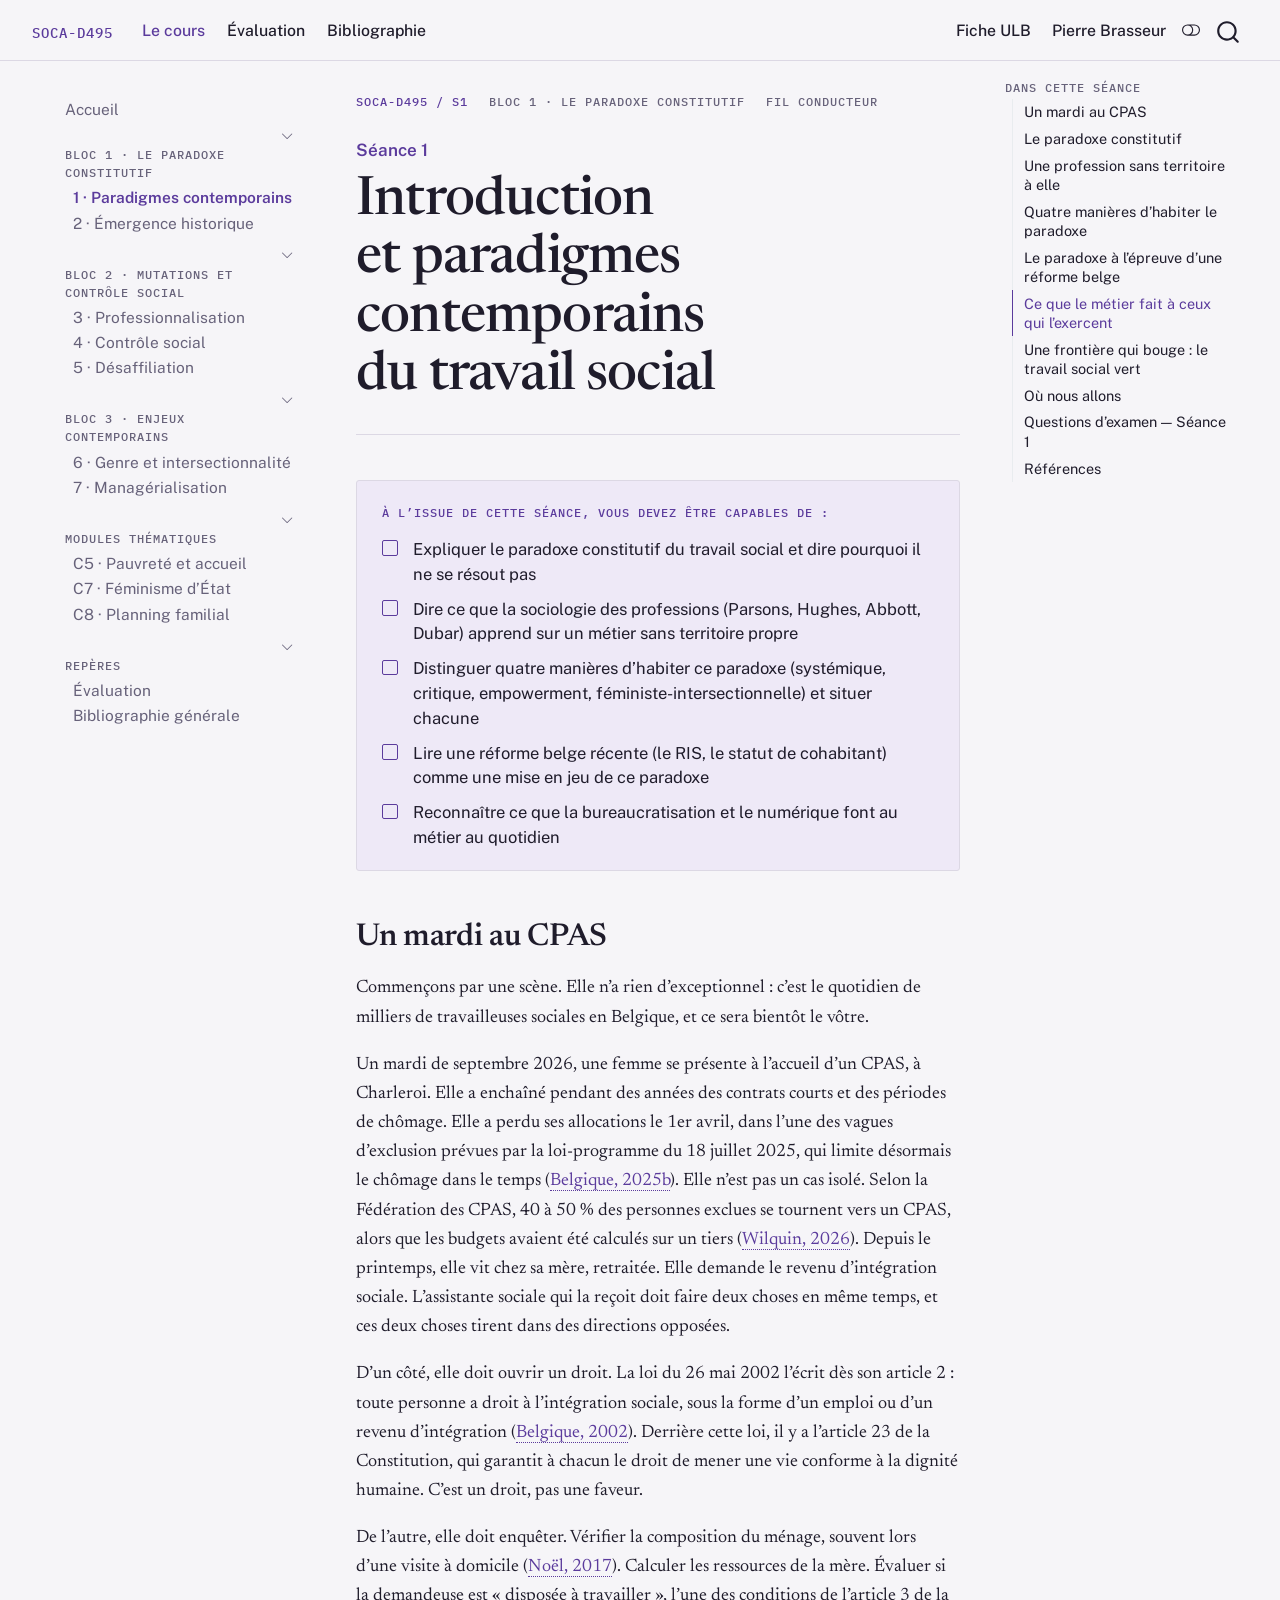
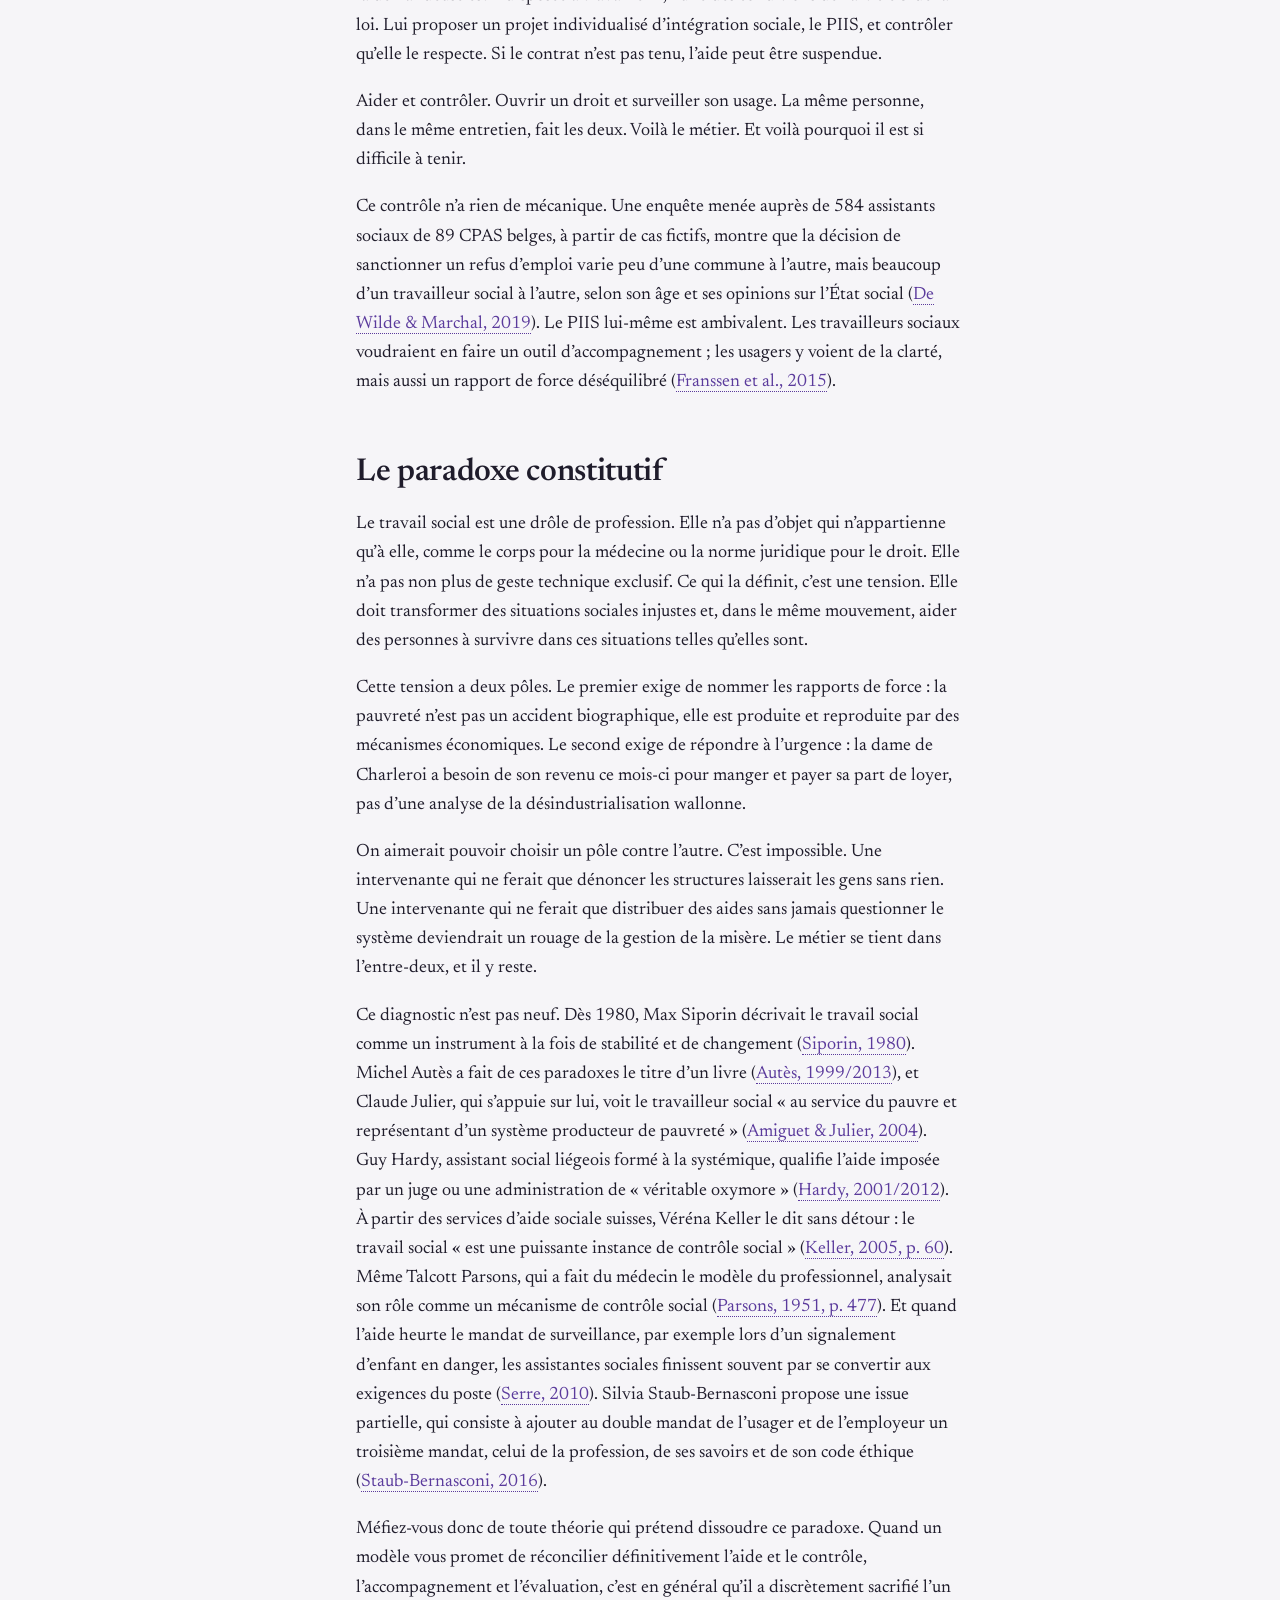
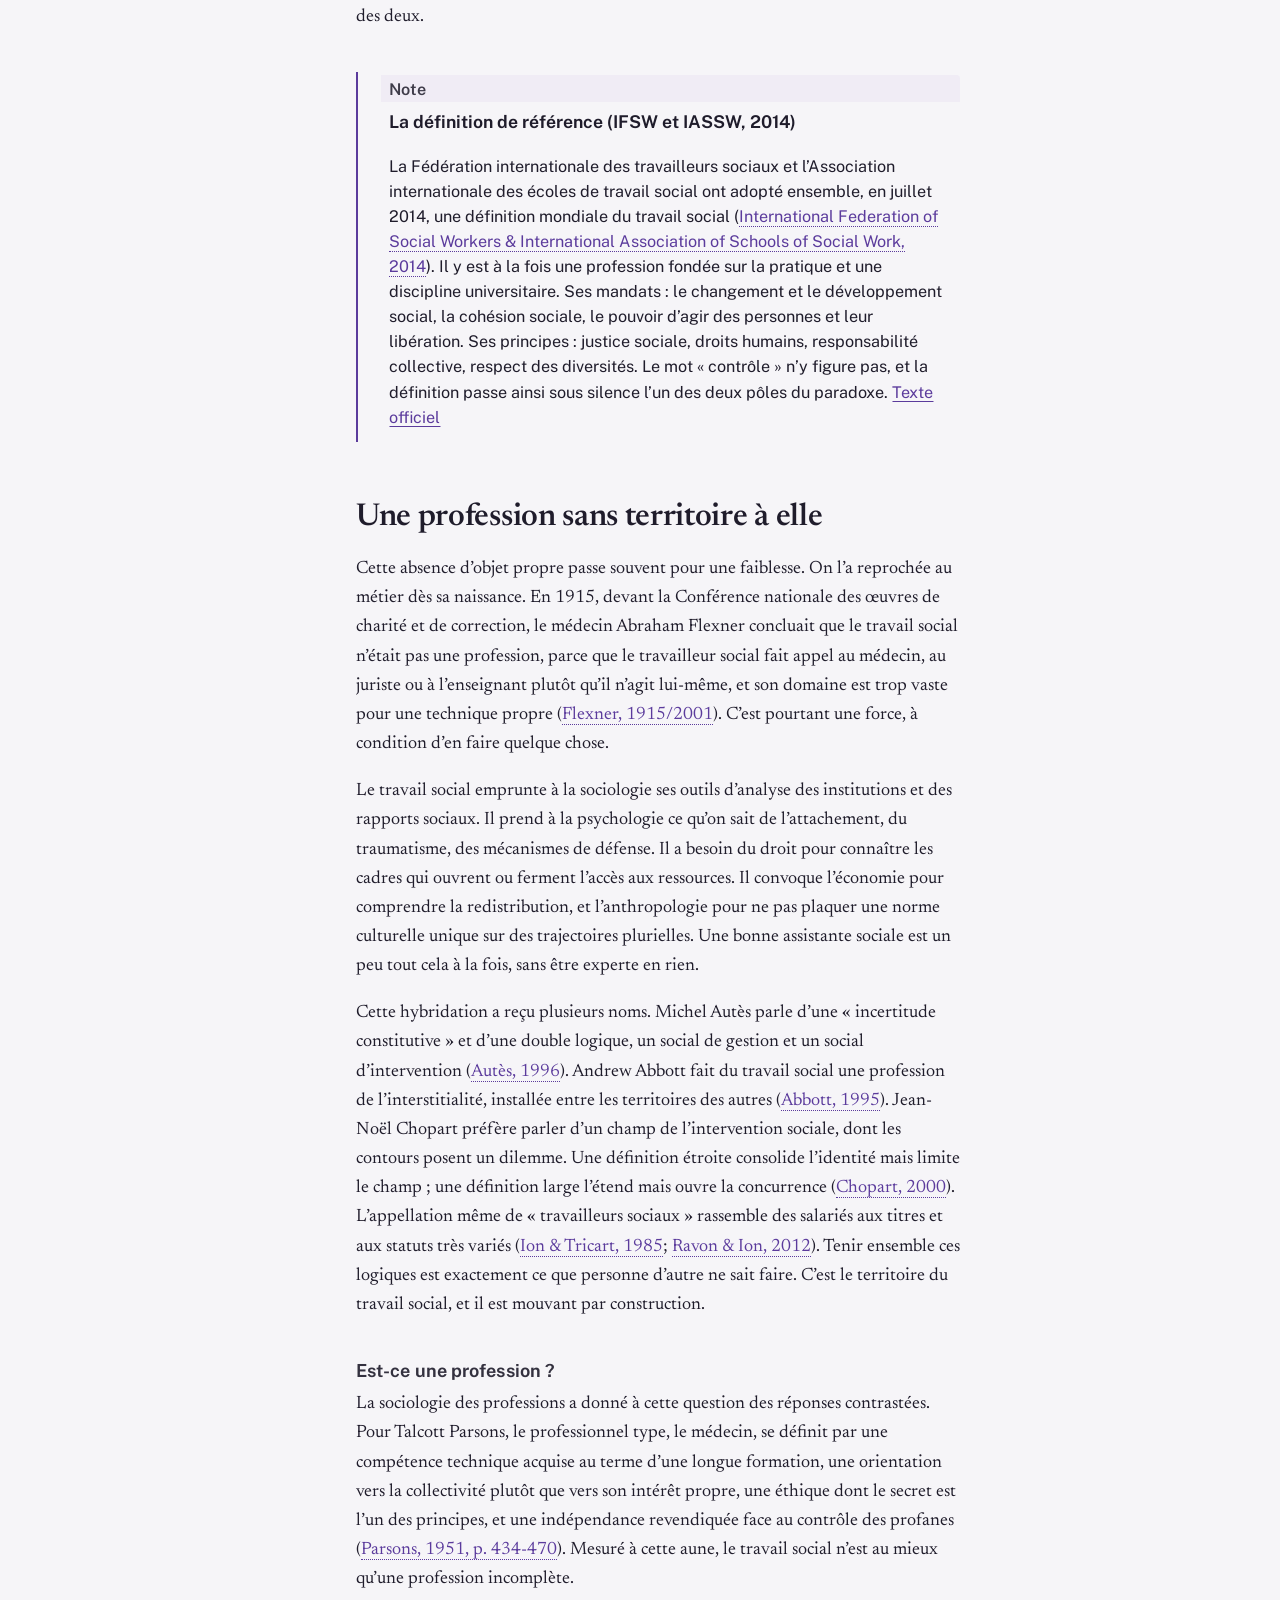
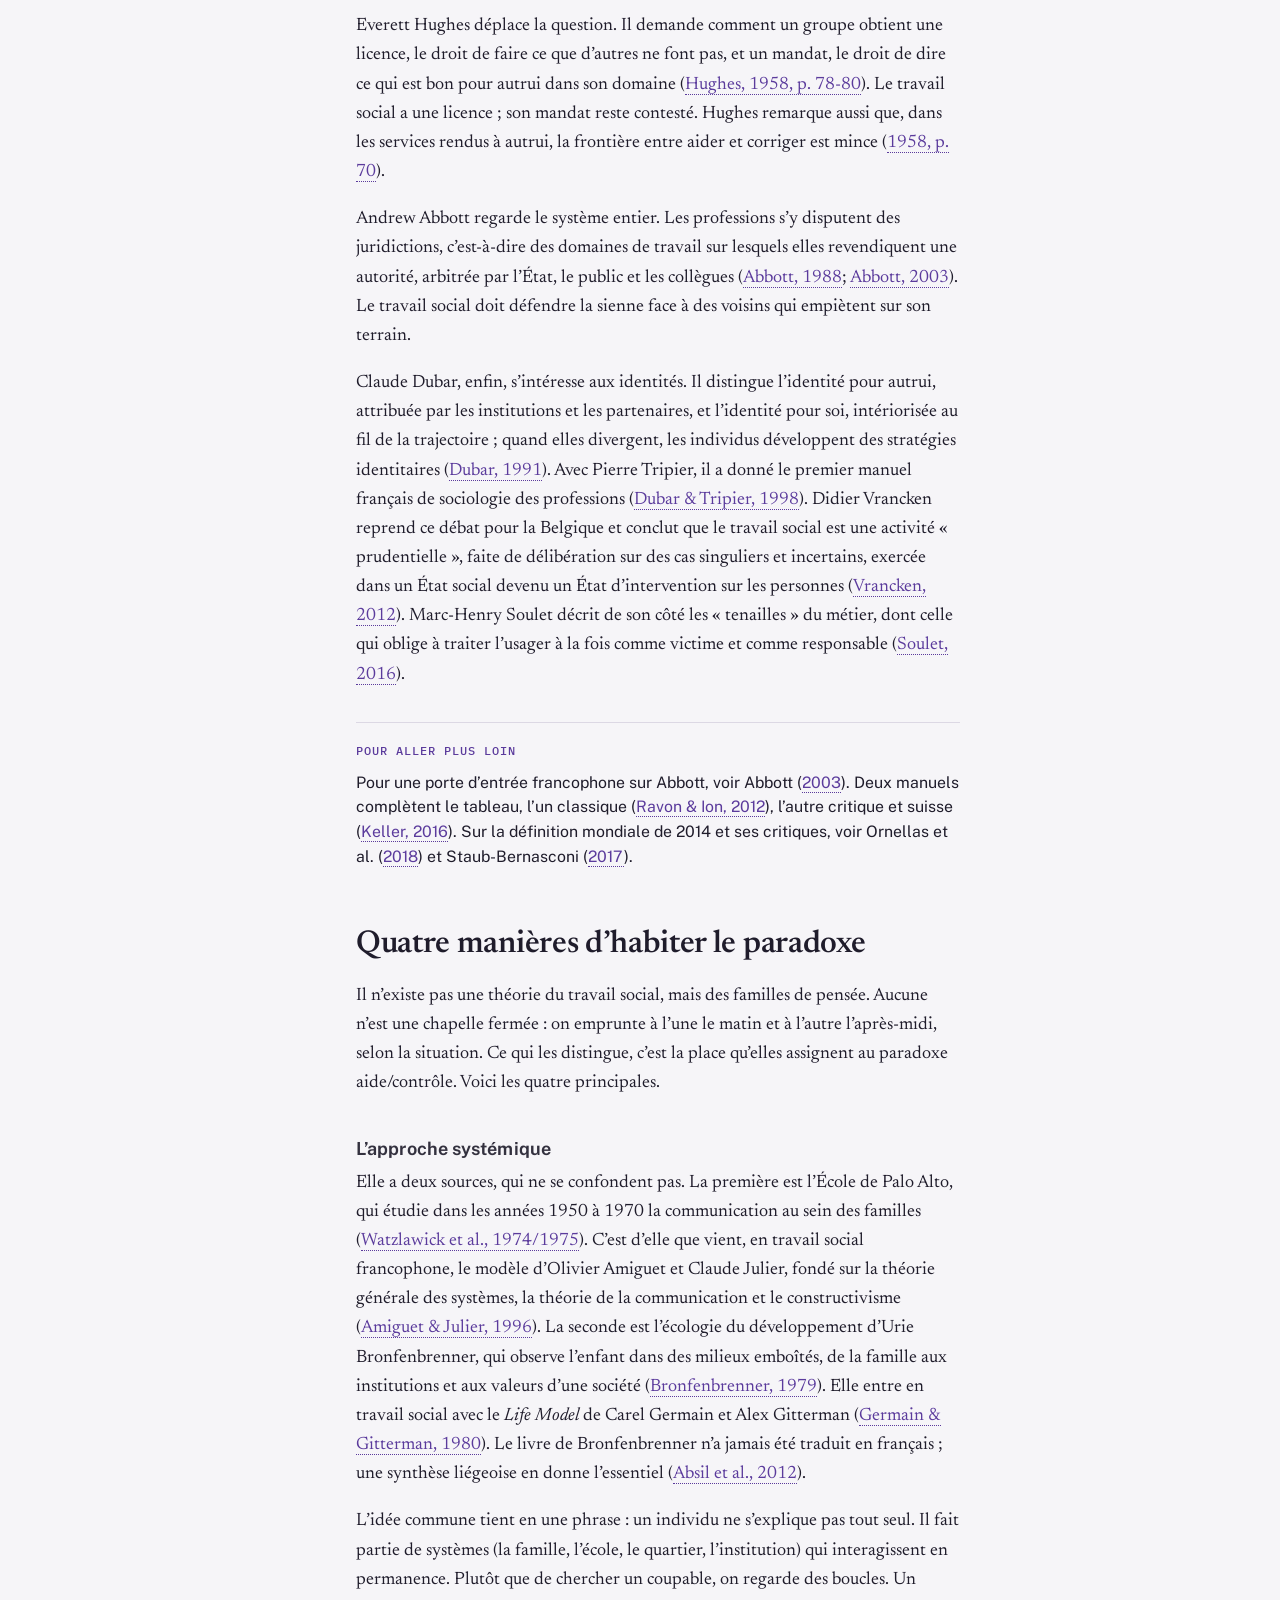
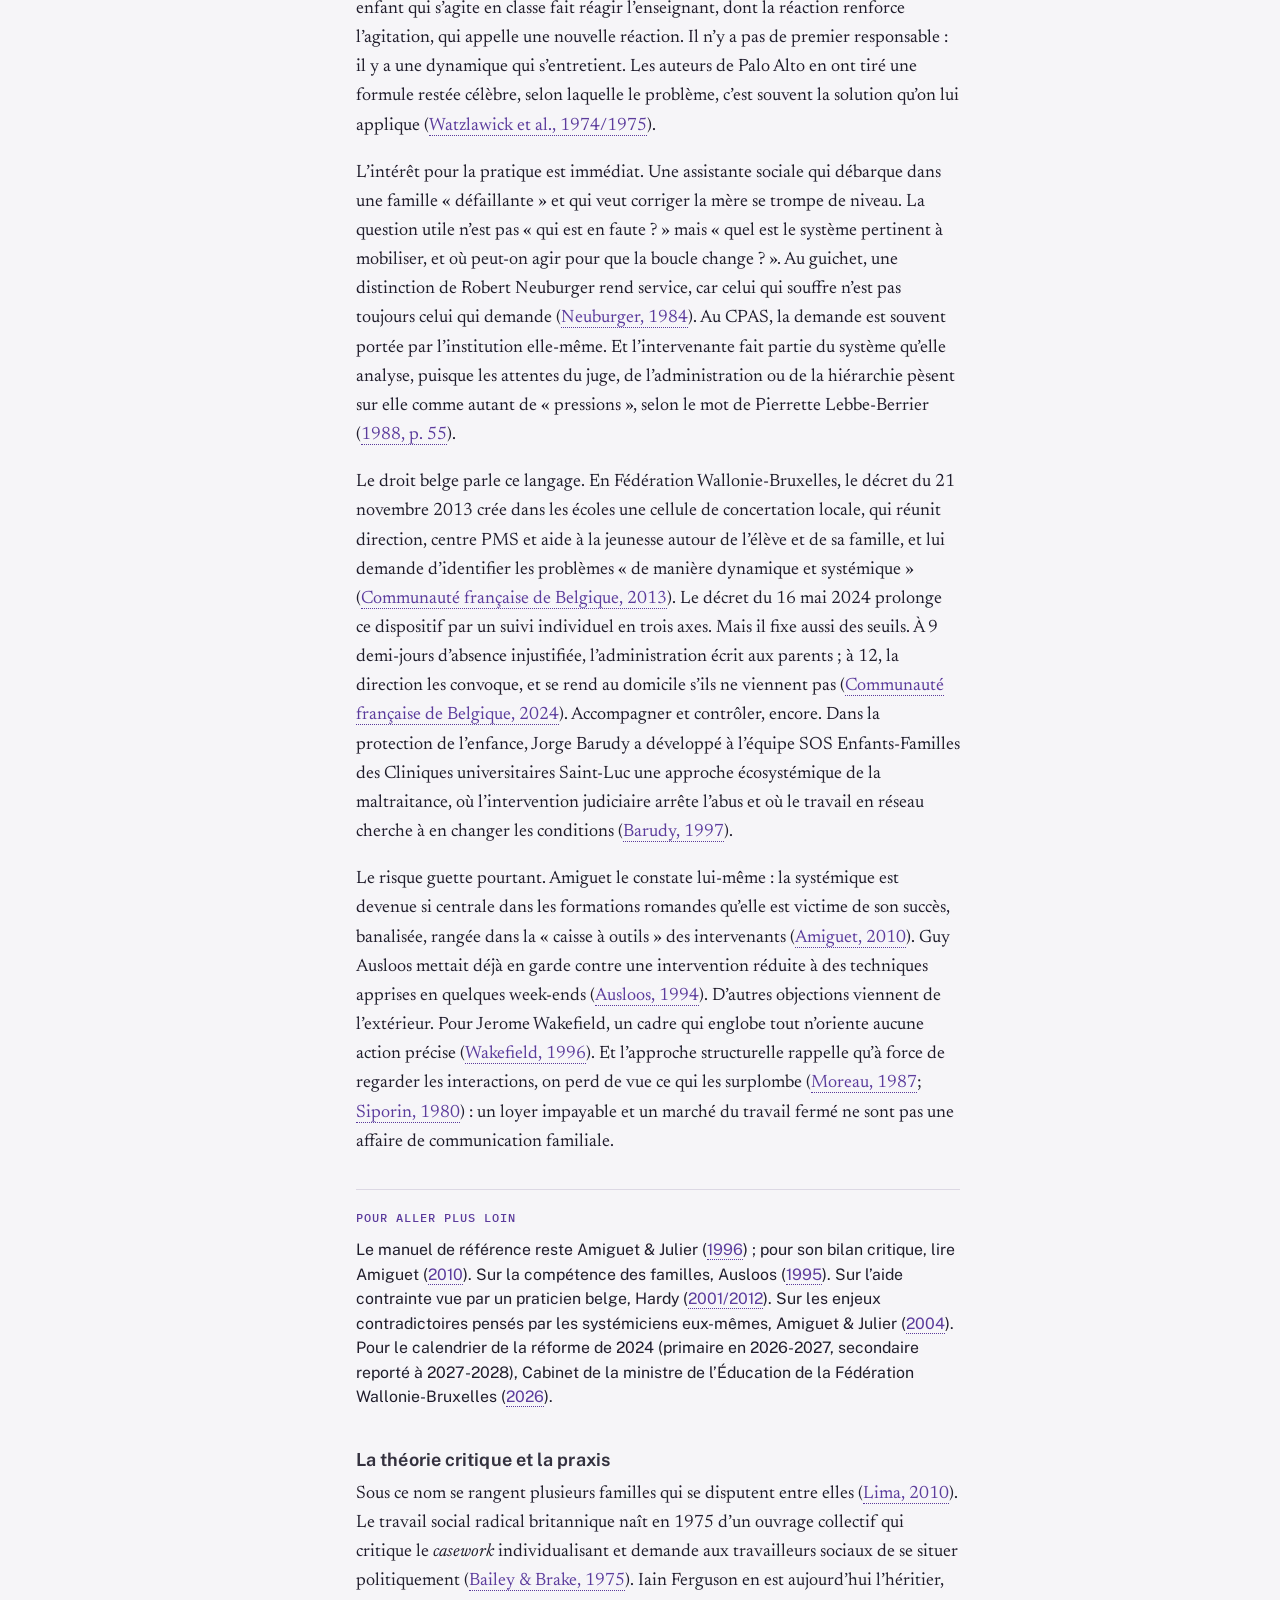
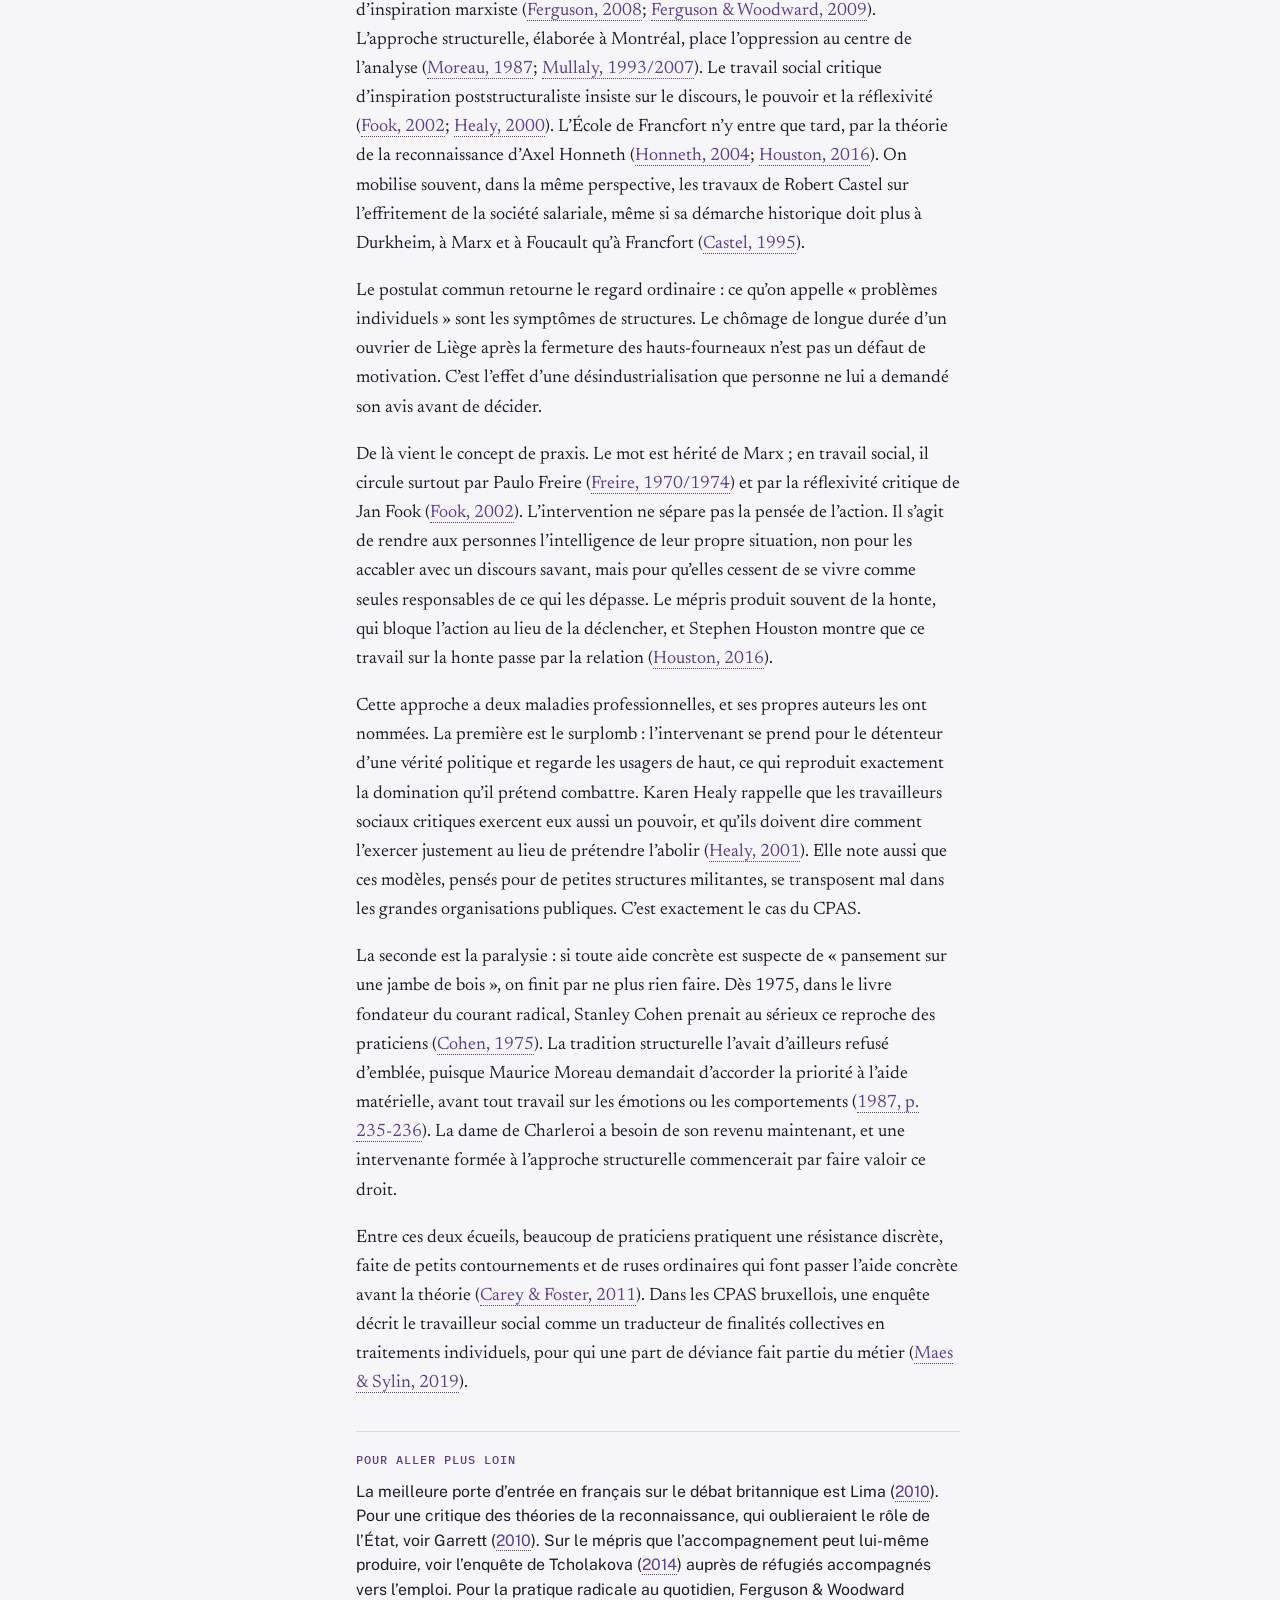
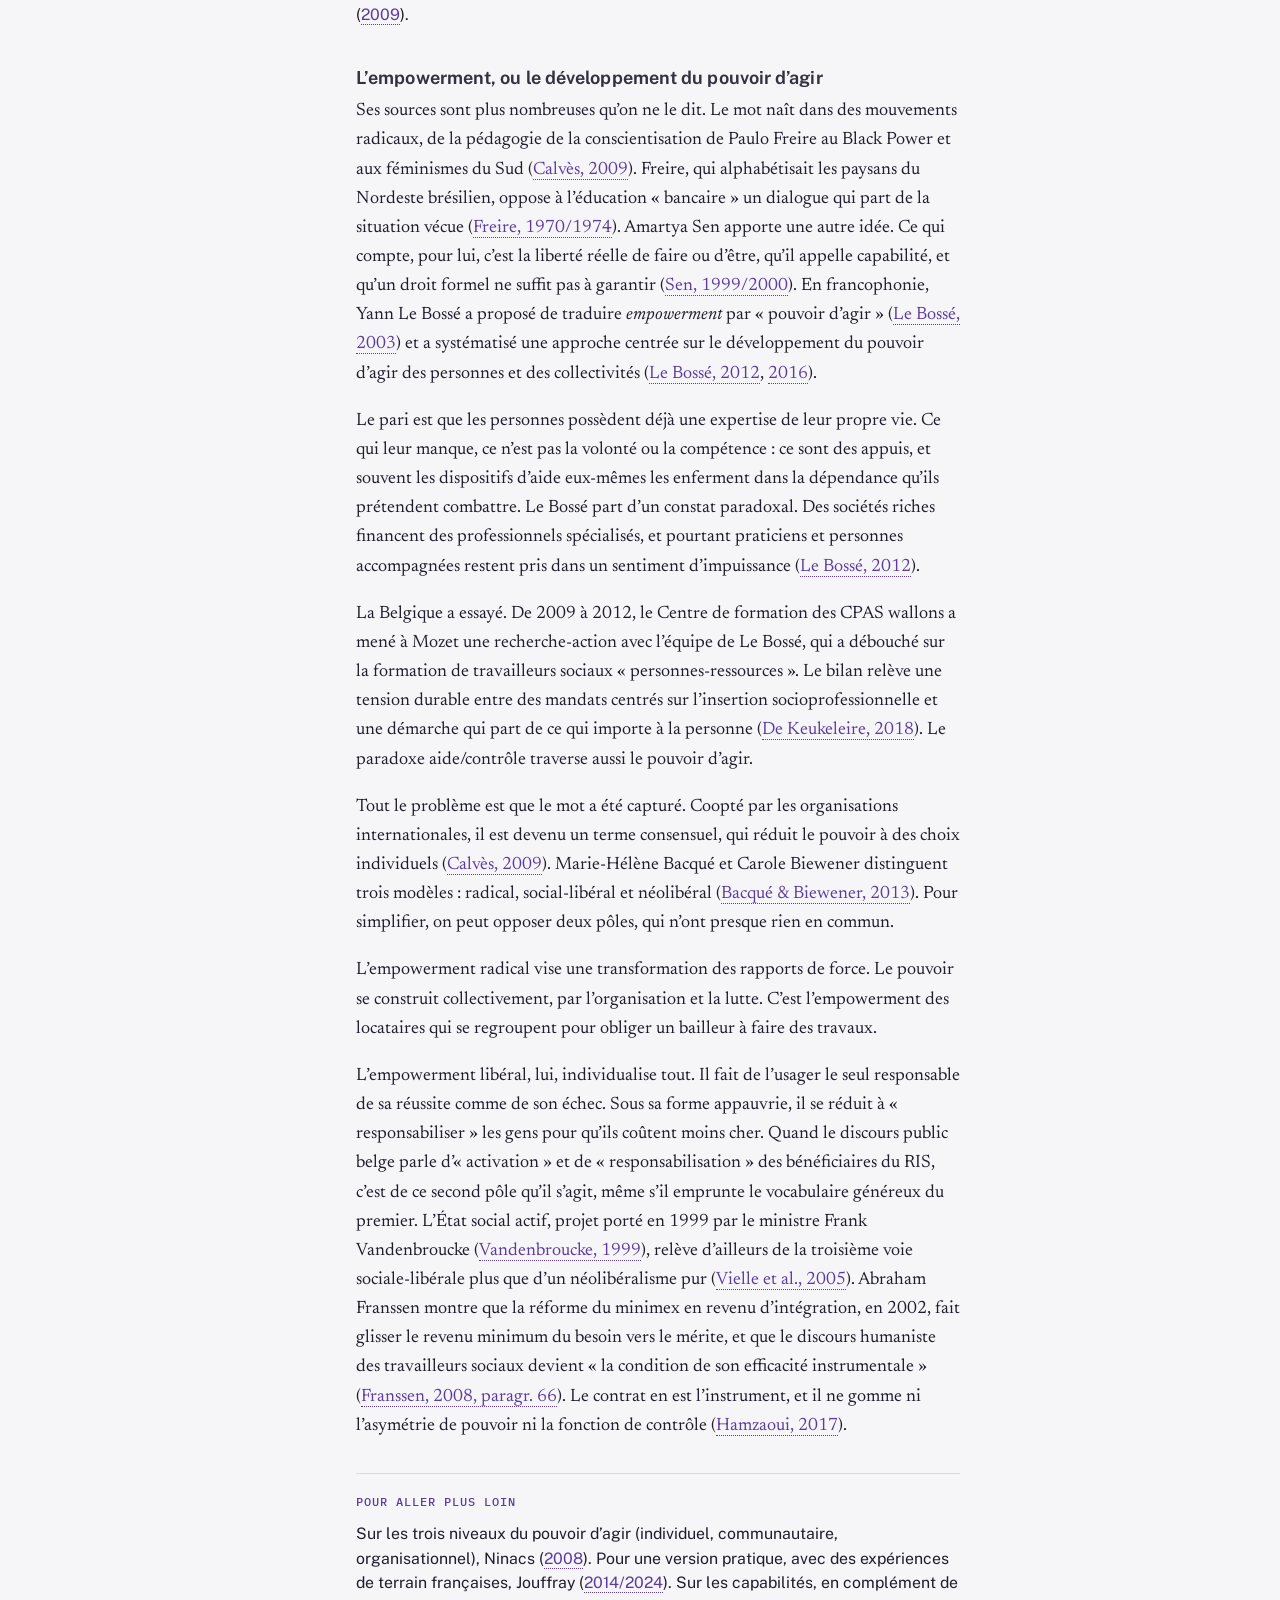
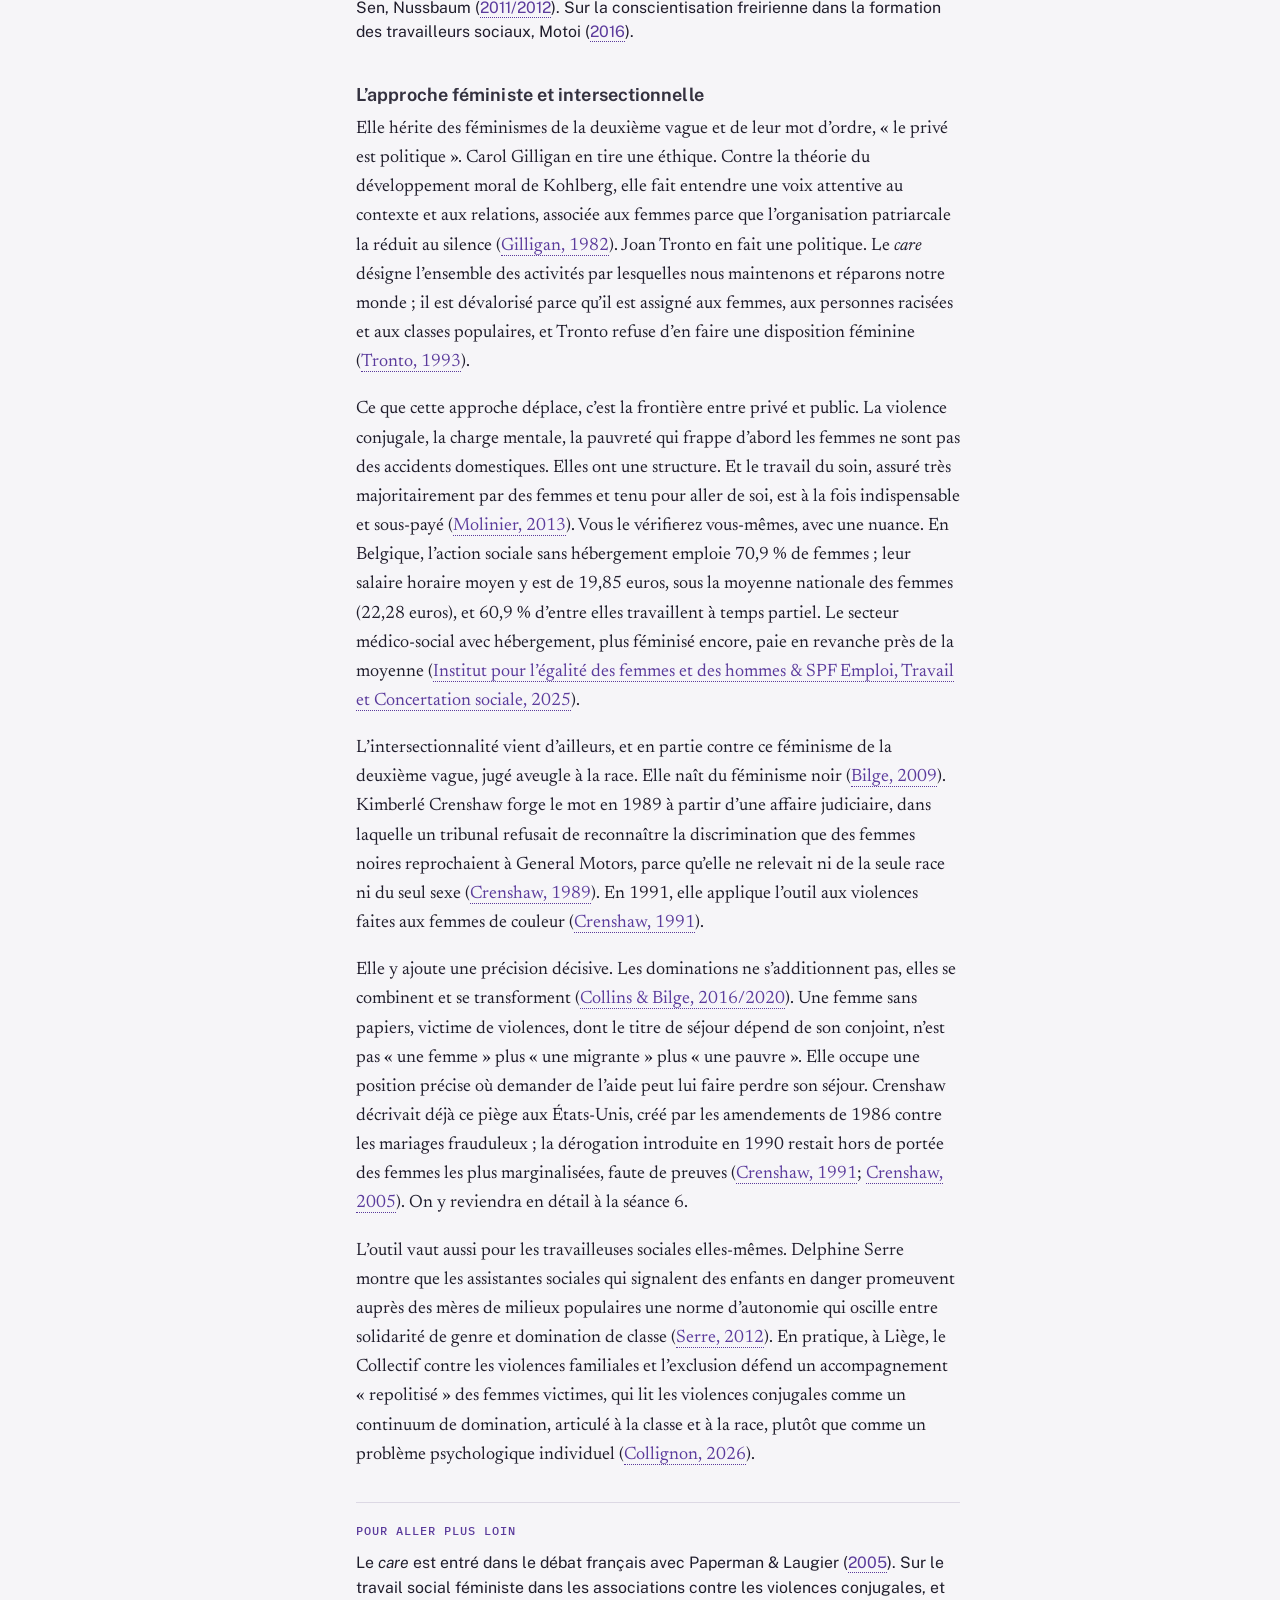
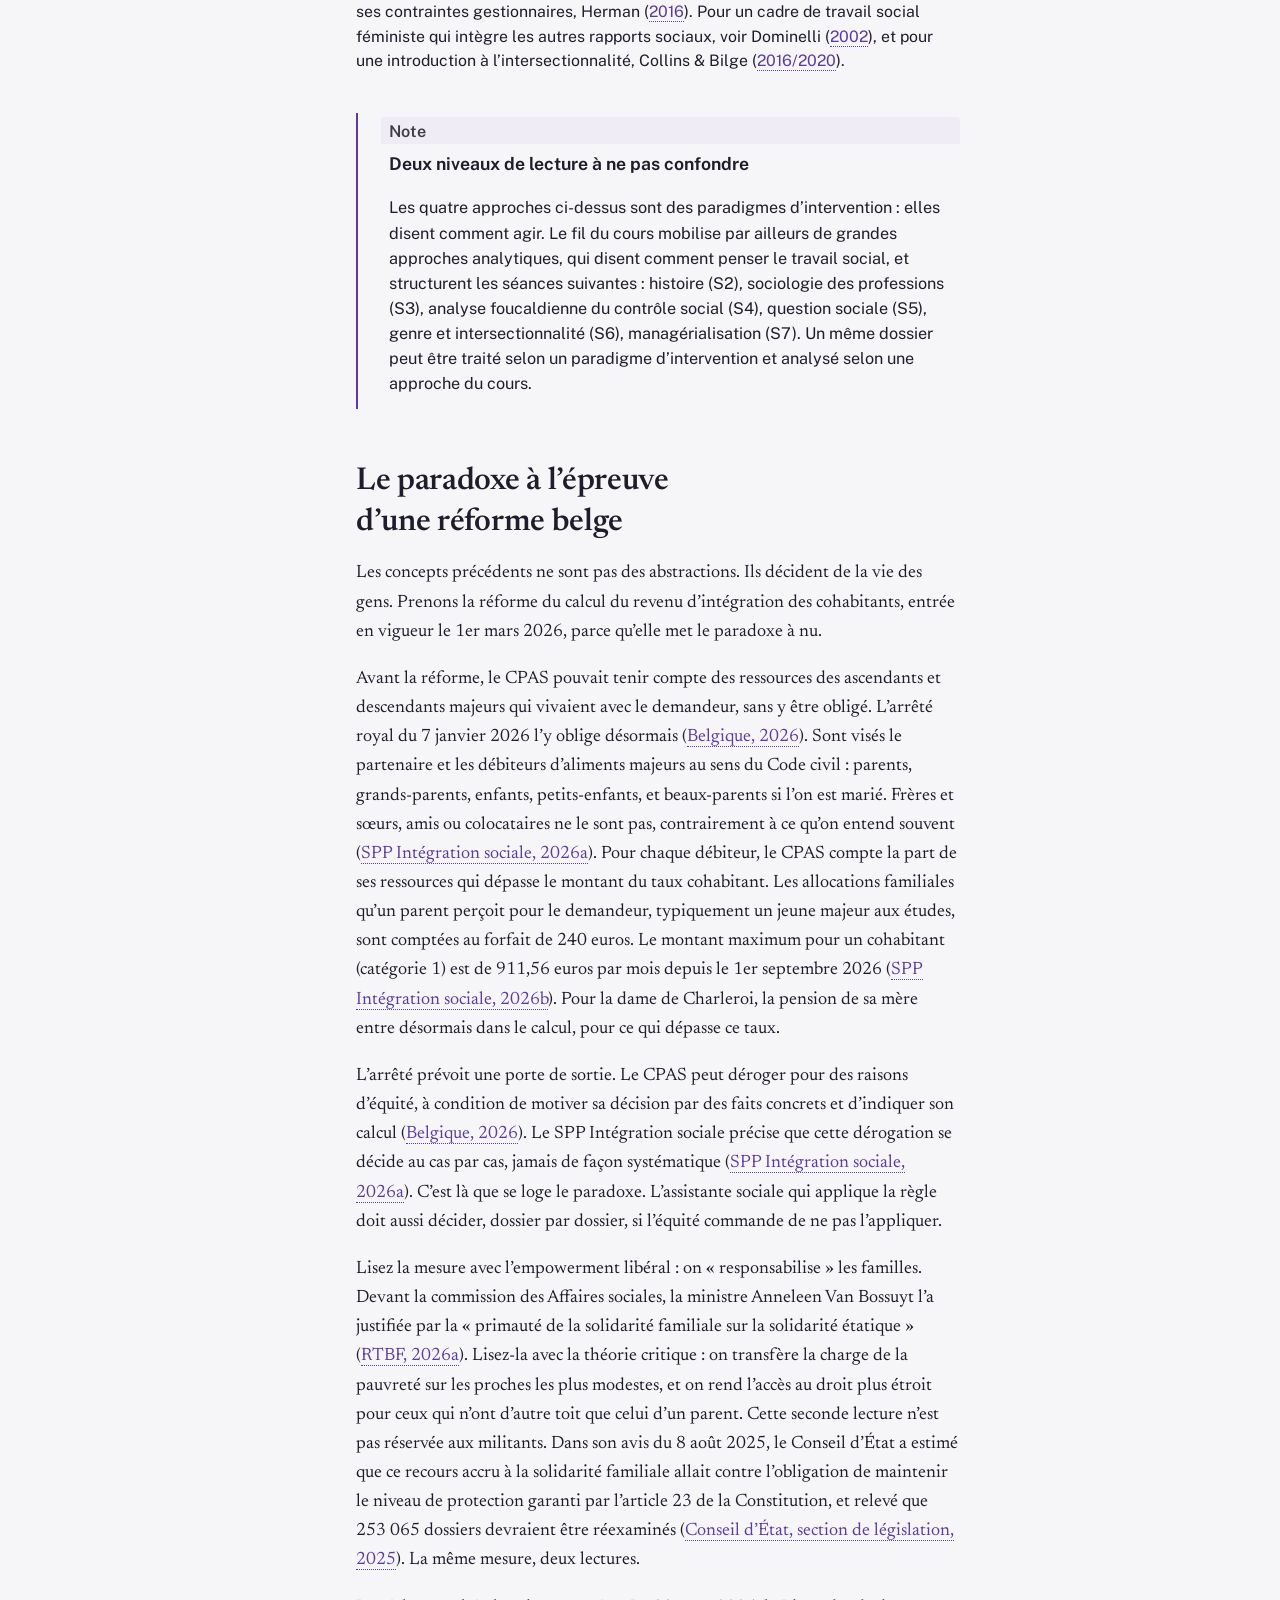
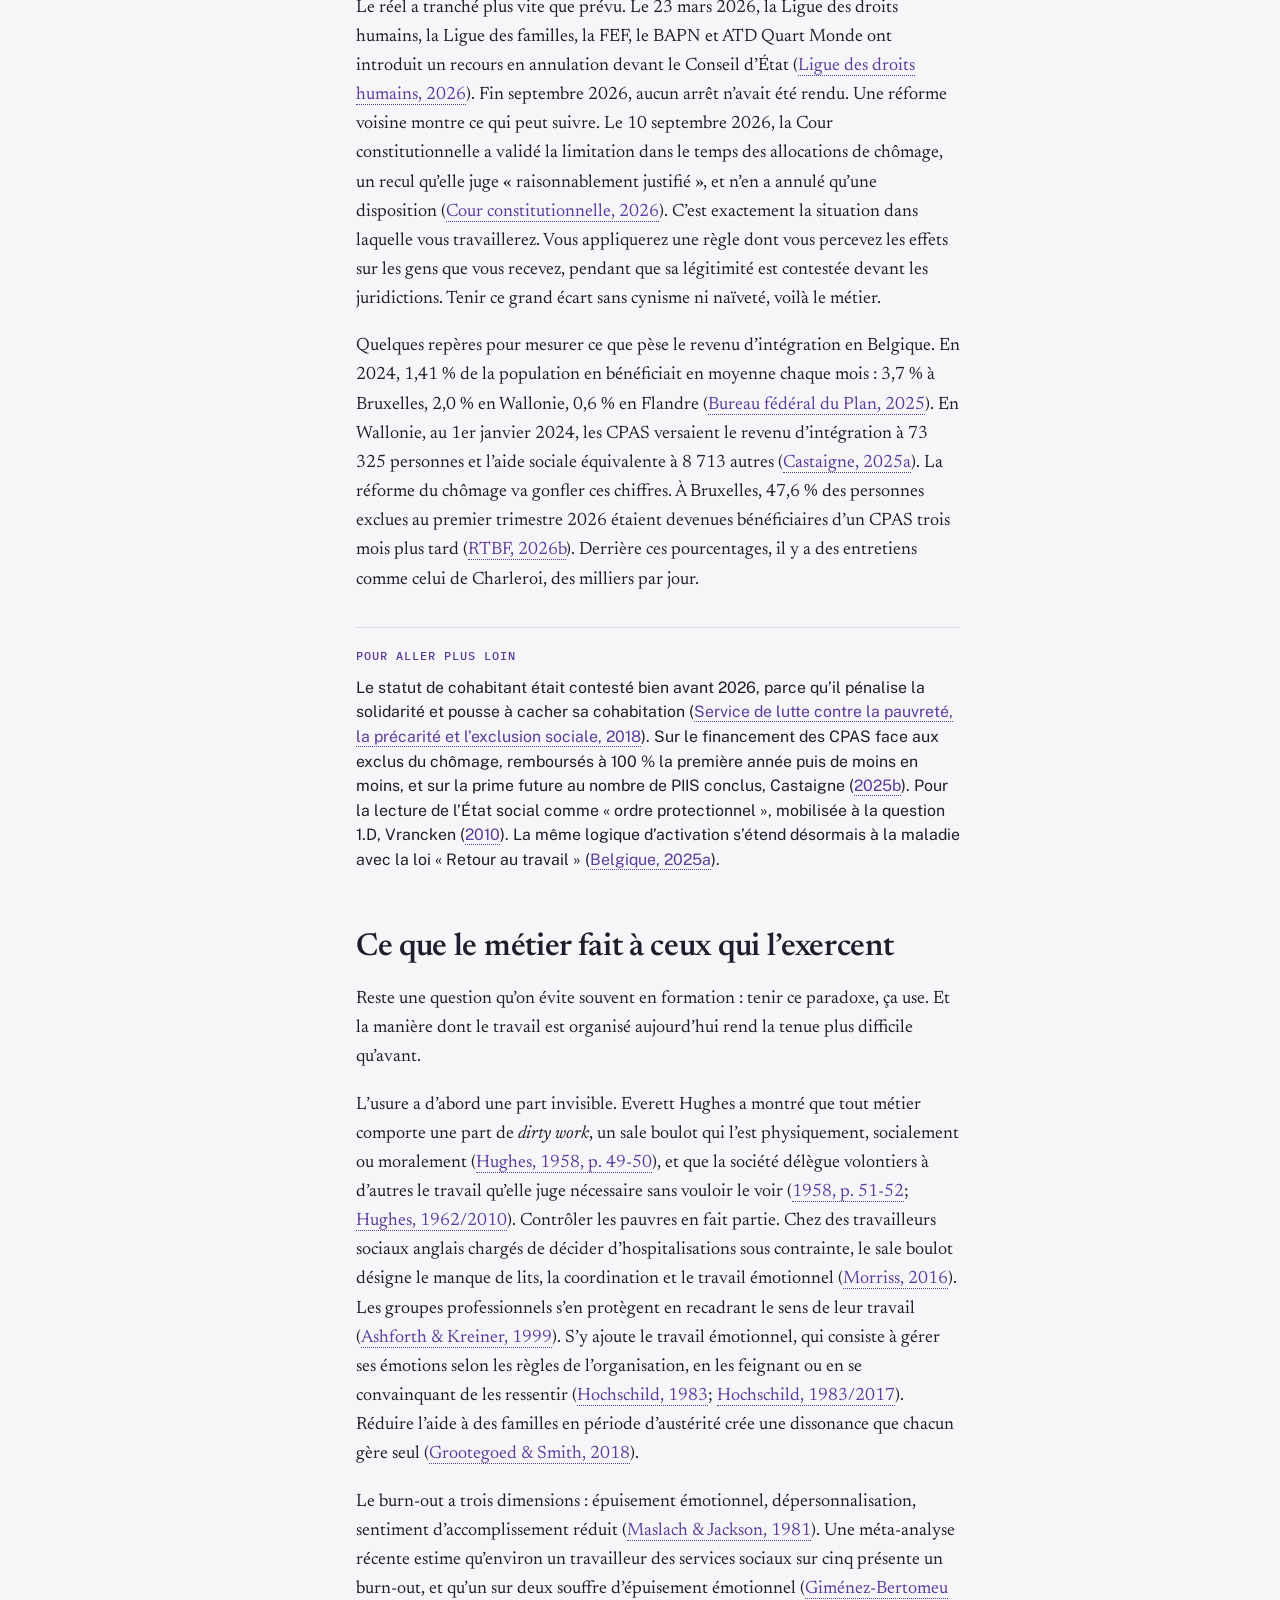
<file: docs/seance-1.html>
<!DOCTYPE html>
<html xmlns="http://www.w3.org/1999/xhtml" lang="fr" xml:lang="fr"><head>

<meta charset="utf-8">
<meta name="generator" content="quarto-1.9.38">

<meta name="viewport" content="width=device-width, initial-scale=1.0, user-scalable=yes">

<meta name="description" content="Le paradoxe aide/contrôle, quatre manières de l’habiter, et une réforme belge qui le met à nu : le statut de cohabitant (2026).">

<title>Introduction et paradigmes contemporains du travail social – Théories du travail social</title>
<style>
/* Default styles provided by pandoc.
** See https://pandoc.org/MANUAL.html#variables-for-html for config info.
*/
code{white-space: pre-wrap;}
span.smallcaps{font-variant: small-caps;}
div.columns{display: flex; gap: min(4vw, 1.5em);}
div.column{flex: auto; overflow-x: auto;}
div.hanging-indent{margin-left: 1.5em; text-indent: -1.5em;}
ul.task-list{list-style: none;}
ul.task-list li input[type="checkbox"] {
  width: 0.8em;
  margin: 0 0.8em 0.2em -1em; /* quarto-specific, see https://github.com/quarto-dev/quarto-cli/issues/4556 */ 
  vertical-align: middle;
}
/* CSS for citations */
div.csl-bib-body { }
div.csl-entry {
  clear: both;
  margin-bottom: 0em;
}
.hanging-indent div.csl-entry {
  margin-left:2em;
  text-indent:-2em;
}
div.csl-left-margin {
  min-width:2em;
  float:left;
}
div.csl-right-inline {
  margin-left:2em;
  padding-left:1em;
}
div.csl-indent {
  margin-left: 2em;
}</style>


<script src="site_libs/quarto-nav/quarto-nav.js"></script>
<script src="site_libs/quarto-nav/headroom.min.js"></script>
<script src="site_libs/clipboard/clipboard.min.js"></script>
<script src="site_libs/quarto-search/autocomplete.umd.js"></script>
<script src="site_libs/quarto-search/fuse.min.js"></script>
<script src="site_libs/quarto-search/quarto-search.js"></script>
<meta name="quarto:offset" content="./">
<link href="./seance-2.html" rel="next">
<link href="./index.html" rel="prev">
<link href="./favicon.svg" rel="icon" type="image/svg+xml">
<script src="site_libs/quarto-html/quarto.js" type="module"></script>
<script src="site_libs/quarto-html/tabsets/tabsets.js" type="module"></script>
<script src="site_libs/quarto-html/popper.min.js"></script>
<script src="site_libs/quarto-html/tippy.umd.min.js"></script>
<script src="site_libs/quarto-html/anchor.min.js"></script>
<link href="site_libs/quarto-html/tippy.css" rel="stylesheet">
<link href="site_libs/quarto-html/quarto-syntax-highlighting-701ecf5a3c7fe509613b743fad33545f.css" rel="stylesheet" class="quarto-color-scheme" id="quarto-text-highlighting-styles">
<link href="site_libs/quarto-html/quarto-syntax-highlighting-dark-d402f4b7d095c35e05d0c815e375e5f9.css" rel="stylesheet" class="quarto-color-scheme quarto-color-alternate" id="quarto-text-highlighting-styles">
<link href="site_libs/quarto-html/quarto-syntax-highlighting-701ecf5a3c7fe509613b743fad33545f.css" rel="stylesheet" class="quarto-color-scheme-extra" id="quarto-text-highlighting-styles">
<script src="site_libs/bootstrap/bootstrap.min.js"></script>
<link href="site_libs/bootstrap/bootstrap-icons.css" rel="stylesheet">
<link href="site_libs/bootstrap/bootstrap-ec4b35a2ecb5a0f88c46805f11164cbd.min.css" rel="stylesheet" append-hash="true" class="quarto-color-scheme" id="quarto-bootstrap" data-mode="light">
<link href="site_libs/bootstrap/bootstrap-dark-976eff664b41c7e7be51e78eb8fb4124.min.css" rel="stylesheet" append-hash="true" class="quarto-color-scheme quarto-color-alternate" id="quarto-bootstrap" data-mode="dark">
<link href="site_libs/bootstrap/bootstrap-ec4b35a2ecb5a0f88c46805f11164cbd.min.css" rel="stylesheet" append-hash="true" class="quarto-color-scheme-extra" id="quarto-bootstrap" data-mode="light">
<script id="quarto-search-options" type="application/json">{
  "location": "navbar",
  "copy-button": false,
  "collapse-after": 3,
  "panel-placement": "end",
  "type": "overlay",
  "limit": 50,
  "keyboard-shortcut": [
    "f",
    "/",
    "s"
  ],
  "language": {
    "search-no-results-text": "Pas de résultats",
    "search-matching-documents-text": "documents trouvés",
    "search-copy-link-title": "Copier le lien vers la recherche",
    "search-hide-matches-text": "Cacher les correspondances additionnelles",
    "search-more-match-text": "correspondance de plus dans ce document",
    "search-more-matches-text": "correspondances de plus dans ce document",
    "search-clear-button-title": "Effacer",
    "search-text-placeholder": "",
    "search-detached-cancel-button-title": "Annuler",
    "search-submit-button-title": "Envoyer",
    "search-label": "Recherche"
  }
}</script>
<style>html{ scroll-behavior: smooth; }</style>
<link rel="preconnect" href="https://fonts.googleapis.com">
<link rel="preconnect" href="https://fonts.gstatic.com" crossorigin="">
<link rel="stylesheet" href="https://fonts.googleapis.com/css2?family=IBM+Plex+Mono:wght@400;500&amp;family=Newsreader:ital,opsz,wght@0,6..72,400..700;1,6..72,400..600&amp;family=Public+Sans:wght@400;500;600;700&amp;display=swap">


</head>

<body class="nav-sidebar floating nav-fixed quarto-light"><script id="quarto-html-before-body" type="application/javascript">
    const toggleBodyColorMode = (bsSheetEl) => {
      const mode = bsSheetEl.getAttribute("data-mode");
      const bodyEl = window.document.querySelector("body");
      if (mode === "dark") {
        bodyEl.classList.add("quarto-dark");
        bodyEl.classList.remove("quarto-light");
      } else {
        bodyEl.classList.add("quarto-light");
        bodyEl.classList.remove("quarto-dark");
      }
    }
    const toggleBodyColorPrimary = () => {
      const bsSheetEl = window.document.querySelector("link#quarto-bootstrap:not([rel=disabled-stylesheet])");
      if (bsSheetEl) {
        toggleBodyColorMode(bsSheetEl);
      }
    }
    const setColorSchemeToggle = (alternate) => {
      const toggles = window.document.querySelectorAll('.quarto-color-scheme-toggle');
      for (let i=0; i < toggles.length; i++) {
        const toggle = toggles[i];
        if (toggle) {
          if (alternate) {
            toggle.classList.add("alternate");
          } else {
            toggle.classList.remove("alternate");
          }
        }
      }
    };
    const toggleColorMode = (alternate) => {
      // Switch the stylesheets
      const primaryStylesheets = window.document.querySelectorAll('link.quarto-color-scheme:not(.quarto-color-alternate)');
      const alternateStylesheets = window.document.querySelectorAll('link.quarto-color-scheme.quarto-color-alternate');
      manageTransitions('#quarto-margin-sidebar .nav-link', false);
      if (alternate) {
        // note: dark is layered on light, we don't disable primary!
        enableStylesheet(alternateStylesheets);
        for (const sheetNode of alternateStylesheets) {
          if (sheetNode.id === "quarto-bootstrap") {
            toggleBodyColorMode(sheetNode);
          }
        }
      } else {
        disableStylesheet(alternateStylesheets);
        enableStylesheet(primaryStylesheets)
        toggleBodyColorPrimary();
      }
      manageTransitions('#quarto-margin-sidebar .nav-link', true);
      // Switch the toggles
      setColorSchemeToggle(alternate)
      // Hack to workaround the fact that safari doesn't
      // properly recolor the scrollbar when toggling (#1455)
      if (navigator.userAgent.indexOf('Safari') > 0 && navigator.userAgent.indexOf('Chrome') == -1) {
        manageTransitions("body", false);
        window.scrollTo(0, 1);
        setTimeout(() => {
          window.scrollTo(0, 0);
          manageTransitions("body", true);
        }, 40);
      }
    }
    const disableStylesheet = (stylesheets) => {
      for (let i=0; i < stylesheets.length; i++) {
        const stylesheet = stylesheets[i];
        stylesheet.rel = 'disabled-stylesheet';
      }
    }
    const enableStylesheet = (stylesheets) => {
      for (let i=0; i < stylesheets.length; i++) {
        const stylesheet = stylesheets[i];
        if(stylesheet.rel !== 'stylesheet') { // for Chrome, which will still FOUC without this check
          stylesheet.rel = 'stylesheet';
        }
      }
    }
    const manageTransitions = (selector, allowTransitions) => {
      const els = window.document.querySelectorAll(selector);
      for (let i=0; i < els.length; i++) {
        const el = els[i];
        if (allowTransitions) {
          el.classList.remove('notransition');
        } else {
          el.classList.add('notransition');
        }
      }
    }
    const isFileUrl = () => {
      return window.location.protocol === 'file:';
    }
    const hasAlternateSentinel = () => {
      let styleSentinel = getColorSchemeSentinel();
      if (styleSentinel !== null) {
        return styleSentinel === "alternate";
      } else {
        return false;
      }
    }
    const setStyleSentinel = (alternate) => {
      const value = alternate ? "alternate" : "default";
      if (!isFileUrl()) {
        window.localStorage.setItem("quarto-color-scheme", value);
      } else {
        localAlternateSentinel = value;
      }
    }
    const getColorSchemeSentinel = () => {
      if (!isFileUrl()) {
        const storageValue = window.localStorage.getItem("quarto-color-scheme");
        return storageValue != null ? storageValue : localAlternateSentinel;
      } else {
        return localAlternateSentinel;
      }
    }
    const toggleGiscusIfUsed = (isAlternate, darkModeDefault) => {
      const baseTheme = document.querySelector('#giscus-base-theme')?.value ?? 'light';
      const alternateTheme = document.querySelector('#giscus-alt-theme')?.value ?? 'dark';
      let newTheme = '';
      if(authorPrefersDark) {
        newTheme = isAlternate ? baseTheme : alternateTheme;
      } else {
        newTheme = isAlternate ? alternateTheme : baseTheme;
      }
      const changeGiscusTheme = () => {
        // From: https://github.com/giscus/giscus/issues/336
        const sendMessage = (message) => {
          const iframe = document.querySelector('iframe.giscus-frame');
          if (!iframe) return;
          iframe.contentWindow.postMessage({ giscus: message }, 'https://giscus.app');
        }
        sendMessage({
          setConfig: {
            theme: newTheme
          }
        });
      }
      const isGiscussLoaded = window.document.querySelector('iframe.giscus-frame') !== null;
      if (isGiscussLoaded) {
        changeGiscusTheme();
      }
    };
    const authorPrefersDark = false;
    const queryPrefersDark = window.matchMedia('(prefers-color-scheme: dark)');
    const darkModeDefault = queryPrefersDark.matches;
      document.querySelector('link#quarto-text-highlighting-styles.quarto-color-scheme-extra').rel = 'disabled-stylesheet';
      document.querySelector('link#quarto-bootstrap.quarto-color-scheme-extra').rel = 'disabled-stylesheet';
    let localAlternateSentinel = darkModeDefault ? 'alternate' : 'default';
    // Dark / light mode switch
    window.quartoToggleColorScheme = () => {
      // Read the current dark / light value
      let toAlternate = !hasAlternateSentinel();
      toggleColorMode(toAlternate);
      setStyleSentinel(toAlternate);
      toggleGiscusIfUsed(toAlternate, darkModeDefault);
      window.dispatchEvent(new Event('resize'));
    };
    queryPrefersDark.addEventListener("change", e => {
      if(window.localStorage.getItem("quarto-color-scheme") !== null)
        return;
      const alternate = e.matches
      toggleColorMode(alternate);
      localAlternateSentinel = e.matches ? 'alternate' : 'default'; // this is used alongside local storage!
      toggleGiscusIfUsed(alternate, darkModeDefault);
    });
    // Switch to dark mode if need be
    if (hasAlternateSentinel()) {
      toggleColorMode(true);
    } else {
      toggleColorMode(false);
    }
  </script>

<div id="quarto-search-results"></div>
  <header id="quarto-header" class="headroom fixed-top">
    <nav class="navbar navbar-expand-lg " data-bs-theme="dark">
      <div class="navbar-container container-fluid">
      <div class="navbar-brand-container mx-auto">
    <a class="navbar-brand" href="./index.html">
    <span class="navbar-title">SOCA-D495</span>
    </a>
  </div>
            <div id="quarto-search" class="" title="Recherche"></div>
          <button class="navbar-toggler" type="button" data-bs-toggle="collapse" data-bs-target="#navbarCollapse" aria-controls="navbarCollapse" role="menu" aria-expanded="false" aria-label="Basculer la navigation" onclick="if (window.quartoToggleHeadroom) { window.quartoToggleHeadroom(); }">
  <span class="navbar-toggler-icon"></span>
</button>
          <div class="collapse navbar-collapse" id="navbarCollapse">
            <ul class="navbar-nav navbar-nav-scroll me-auto">
  <li class="nav-item">
    <a class="nav-link active" href="./index.html" aria-current="page"> 
<span class="menu-text">Le cours</span></a>
  </li>  
  <li class="nav-item">
    <a class="nav-link" href="./evaluation.html"> 
<span class="menu-text">Évaluation</span></a>
  </li>  
  <li class="nav-item">
    <a class="nav-link" href="./references.html"> 
<span class="menu-text">Bibliographie</span></a>
  </li>  
</ul>
            <ul class="navbar-nav navbar-nav-scroll ms-auto">
  <li class="nav-item">
    <a class="nav-link" href="https://www.ulb.be/fr/programme/soca-d495-1"> 
<span class="menu-text">Fiche ULB</span></a>
  </li>  
  <li class="nav-item">
    <a class="nav-link" href="https://pierrebrasseur.github.io/cours-soca-d495.html"> 
<span class="menu-text">Pierre Brasseur</span></a>
  </li>  
</ul>
          </div> <!-- /navcollapse -->
            <div class="quarto-navbar-tools">
  <a href="" class="quarto-color-scheme-toggle quarto-navigation-tool  px-1" onclick="window.quartoToggleColorScheme(); return false;" title="Basculer le mode sombre"><i class="bi"></i></a>
</div>
      </div> <!-- /container-fluid -->
    </nav>
  <nav class="quarto-secondary-nav">
    <div class="container-fluid d-flex">
      <button type="button" class="quarto-btn-toggle btn" data-bs-toggle="collapse" role="button" data-bs-target=".quarto-sidebar-collapse-item" aria-controls="quarto-sidebar" aria-expanded="false" aria-label="Basculer la barre latérale" onclick="if (window.quartoToggleHeadroom) { window.quartoToggleHeadroom(); }">
        <i class="bi bi-layout-text-sidebar-reverse"></i>
      </button>
        <a class="flex-grow-1 no-decor" role="navigation" data-bs-toggle="collapse" data-bs-target=".quarto-sidebar-collapse-item" aria-controls="quarto-sidebar" aria-expanded="false" aria-label="Basculer la barre latérale" onclick="if (window.quartoToggleHeadroom) { window.quartoToggleHeadroom(); }">      
          <h1 class="quarto-secondary-nav-title">Introduction et paradigmes contemporains du travail social</h1>
        </a>     
    </div>
  </nav>
</header>
<!-- content -->
<div id="quarto-content" class="quarto-container page-columns page-rows-contents page-layout-article page-navbar">
<!-- sidebar -->
  <nav id="quarto-sidebar" class="sidebar collapse collapse-horizontal quarto-sidebar-collapse-item sidebar-navigation floating overflow-auto">
    <div class="sidebar-menu-container"> 
    <ul class="list-unstyled mt-1">
        <li class="sidebar-item">
  <div class="sidebar-item-container"> 
  <a href="./index.html" class="sidebar-item-text sidebar-link">
 <span class="menu-text">Accueil</span></a>
  </div>
</li>
        <li class="sidebar-item sidebar-item-section">
      <div class="sidebar-item-container"> 
            <a class="sidebar-item-text sidebar-link text-start" data-bs-toggle="collapse" data-bs-target="#quarto-sidebar-section-1" role="navigation" aria-expanded="true">
 <span class="menu-text">Bloc 1 · Le paradoxe constitutif</span></a>
          <a class="sidebar-item-toggle text-start" data-bs-toggle="collapse" data-bs-target="#quarto-sidebar-section-1" role="navigation" aria-expanded="true" aria-label="Basculer la section">
            <i class="bi bi-chevron-right ms-2"></i>
          </a> 
      </div>
      <ul id="quarto-sidebar-section-1" class="collapse list-unstyled sidebar-section depth1 show">  
          <li class="sidebar-item">
  <div class="sidebar-item-container"> 
  <a href="./seance-1.html" class="sidebar-item-text sidebar-link active">
 <span class="menu-text">1 · Paradigmes contemporains</span></a>
  </div>
</li>
          <li class="sidebar-item">
  <div class="sidebar-item-container"> 
  <a href="./seance-2.html" class="sidebar-item-text sidebar-link">
 <span class="menu-text">2 · Émergence historique</span></a>
  </div>
</li>
      </ul>
  </li>
        <li class="sidebar-item sidebar-item-section">
      <div class="sidebar-item-container"> 
            <a class="sidebar-item-text sidebar-link text-start" data-bs-toggle="collapse" data-bs-target="#quarto-sidebar-section-2" role="navigation" aria-expanded="true">
 <span class="menu-text">Bloc 2 · Mutations et contrôle social</span></a>
          <a class="sidebar-item-toggle text-start" data-bs-toggle="collapse" data-bs-target="#quarto-sidebar-section-2" role="navigation" aria-expanded="true" aria-label="Basculer la section">
            <i class="bi bi-chevron-right ms-2"></i>
          </a> 
      </div>
      <ul id="quarto-sidebar-section-2" class="collapse list-unstyled sidebar-section depth1 show">  
          <li class="sidebar-item">
  <div class="sidebar-item-container"> 
  <a href="./seance-3.html" class="sidebar-item-text sidebar-link">
 <span class="menu-text">3 · Professionnalisation</span></a>
  </div>
</li>
          <li class="sidebar-item">
  <div class="sidebar-item-container"> 
  <a href="./seance-4.html" class="sidebar-item-text sidebar-link">
 <span class="menu-text">4 · Contrôle social</span></a>
  </div>
</li>
          <li class="sidebar-item">
  <div class="sidebar-item-container"> 
  <a href="./seance-5.html" class="sidebar-item-text sidebar-link">
 <span class="menu-text">5 · Désaffiliation</span></a>
  </div>
</li>
      </ul>
  </li>
        <li class="sidebar-item sidebar-item-section">
      <div class="sidebar-item-container"> 
            <a class="sidebar-item-text sidebar-link text-start" data-bs-toggle="collapse" data-bs-target="#quarto-sidebar-section-3" role="navigation" aria-expanded="true">
 <span class="menu-text">Bloc 3 · Enjeux contemporains</span></a>
          <a class="sidebar-item-toggle text-start" data-bs-toggle="collapse" data-bs-target="#quarto-sidebar-section-3" role="navigation" aria-expanded="true" aria-label="Basculer la section">
            <i class="bi bi-chevron-right ms-2"></i>
          </a> 
      </div>
      <ul id="quarto-sidebar-section-3" class="collapse list-unstyled sidebar-section depth1 show">  
          <li class="sidebar-item">
  <div class="sidebar-item-container"> 
  <a href="./seance-6.html" class="sidebar-item-text sidebar-link">
 <span class="menu-text">6 · Genre et intersectionnalité</span></a>
  </div>
</li>
          <li class="sidebar-item">
  <div class="sidebar-item-container"> 
  <a href="./seance-7.html" class="sidebar-item-text sidebar-link">
 <span class="menu-text">7 · Managérialisation</span></a>
  </div>
</li>
      </ul>
  </li>
        <li class="sidebar-item sidebar-item-section">
      <div class="sidebar-item-container"> 
            <a class="sidebar-item-text sidebar-link text-start" data-bs-toggle="collapse" data-bs-target="#quarto-sidebar-section-4" role="navigation" aria-expanded="true">
 <span class="menu-text">Modules thématiques</span></a>
          <a class="sidebar-item-toggle text-start" data-bs-toggle="collapse" data-bs-target="#quarto-sidebar-section-4" role="navigation" aria-expanded="true" aria-label="Basculer la section">
            <i class="bi bi-chevron-right ms-2"></i>
          </a> 
      </div>
      <ul id="quarto-sidebar-section-4" class="collapse list-unstyled sidebar-section depth1 show">  
          <li class="sidebar-item">
  <div class="sidebar-item-container"> 
  <a href="./module-c5.html" class="sidebar-item-text sidebar-link">
 <span class="menu-text">C5 · Pauvreté et accueil</span></a>
  </div>
</li>
          <li class="sidebar-item">
  <div class="sidebar-item-container"> 
  <a href="./module-c7.html" class="sidebar-item-text sidebar-link">
 <span class="menu-text">C7 · Féminisme d’État</span></a>
  </div>
</li>
          <li class="sidebar-item">
  <div class="sidebar-item-container"> 
  <a href="./module-c8.html" class="sidebar-item-text sidebar-link">
 <span class="menu-text">C8 · Planning familial</span></a>
  </div>
</li>
      </ul>
  </li>
        <li class="sidebar-item sidebar-item-section">
      <div class="sidebar-item-container"> 
            <a class="sidebar-item-text sidebar-link text-start" data-bs-toggle="collapse" data-bs-target="#quarto-sidebar-section-5" role="navigation" aria-expanded="true">
 <span class="menu-text">Repères</span></a>
          <a class="sidebar-item-toggle text-start" data-bs-toggle="collapse" data-bs-target="#quarto-sidebar-section-5" role="navigation" aria-expanded="true" aria-label="Basculer la section">
            <i class="bi bi-chevron-right ms-2"></i>
          </a> 
      </div>
      <ul id="quarto-sidebar-section-5" class="collapse list-unstyled sidebar-section depth1 show">  
          <li class="sidebar-item">
  <div class="sidebar-item-container"> 
  <a href="./evaluation.html" class="sidebar-item-text sidebar-link">
 <span class="menu-text">Évaluation</span></a>
  </div>
</li>
          <li class="sidebar-item">
  <div class="sidebar-item-container"> 
  <a href="./references.html" class="sidebar-item-text sidebar-link">
 <span class="menu-text">Bibliographie générale</span></a>
  </div>
</li>
      </ul>
  </li>
    </ul>
    </div>
</nav>
<div id="quarto-sidebar-glass" class="quarto-sidebar-collapse-item" data-bs-toggle="collapse" data-bs-target=".quarto-sidebar-collapse-item"></div>
<!-- margin-sidebar -->
    <div id="quarto-margin-sidebar" class="sidebar margin-sidebar">
        <nav id="TOC" role="doc-toc" class="toc-active">
    <h2 id="toc-title">Dans cette séance</h2>
   
  <ul class="collapse">
  <li><a href="#un-mardi-au-cpas" id="toc-un-mardi-au-cpas" class="nav-link active" data-scroll-target="#un-mardi-au-cpas">Un mardi au CPAS</a></li>
  <li><a href="#le-paradoxe-constitutif" id="toc-le-paradoxe-constitutif" class="nav-link" data-scroll-target="#le-paradoxe-constitutif">Le paradoxe constitutif</a></li>
  <li><a href="#une-profession-sans-territoire-à-elle" id="toc-une-profession-sans-territoire-à-elle" class="nav-link" data-scroll-target="#une-profession-sans-territoire-à-elle">Une profession sans territoire à elle</a></li>
  <li><a href="#quatre-manières-dhabiter-le-paradoxe" id="toc-quatre-manières-dhabiter-le-paradoxe" class="nav-link" data-scroll-target="#quatre-manières-dhabiter-le-paradoxe">Quatre manières d’habiter le paradoxe</a></li>
  <li><a href="#le-paradoxe-à-lépreuve-dune-réforme-belge" id="toc-le-paradoxe-à-lépreuve-dune-réforme-belge" class="nav-link" data-scroll-target="#le-paradoxe-à-lépreuve-dune-réforme-belge">Le paradoxe à l’épreuve d’une réforme belge</a></li>
  <li><a href="#ce-que-le-métier-fait-à-ceux-qui-lexercent" id="toc-ce-que-le-métier-fait-à-ceux-qui-lexercent" class="nav-link" data-scroll-target="#ce-que-le-métier-fait-à-ceux-qui-lexercent">Ce que le métier fait à ceux qui l’exercent</a></li>
  <li><a href="#une-frontière-qui-bouge-le-travail-social-vert" id="toc-une-frontière-qui-bouge-le-travail-social-vert" class="nav-link" data-scroll-target="#une-frontière-qui-bouge-le-travail-social-vert">Une frontière qui bouge : le travail social vert</a></li>
  <li><a href="#où-nous-allons" id="toc-où-nous-allons" class="nav-link" data-scroll-target="#où-nous-allons">Où nous allons</a></li>
  <li><a href="#questions-dexamen-séance-1" id="toc-questions-dexamen-séance-1" class="nav-link" data-scroll-target="#questions-dexamen-séance-1">Questions d’examen — Séance 1</a></li>
  <li><a href="#références" id="toc-références" class="nav-link" data-scroll-target="#références">Références</a></li>
  </ul>
</nav>
    </div>
<!-- main -->
<main class="content" id="quarto-document-content">


<header id="title-block-header" class="quarto-title-block fiche-header">
<div class="fiche-meta">
  <span class="fiche-ref">SOCA-D495 / S1</span>
  <span>Bloc 1 · Le paradoxe constitutif</span>
  <span>Fil conducteur</span>
</div>
<p class="fiche-numero">Séance 1</p>
<h1 class="title d-none d-lg-block display-7">Introduction et paradigmes contemporains du travail social</h1>
</header>



<div class="objectifs">
<p><strong>À l’issue de cette séance, vous devez être capables de :</strong></p>
<ul>
<li>Expliquer le paradoxe constitutif du travail social et dire pourquoi il ne se résout pas</li>
<li>Dire ce que la sociologie des professions (Parsons, Hughes, Abbott, Dubar) apprend sur un métier sans territoire propre</li>
<li>Distinguer quatre manières d’habiter ce paradoxe (systémique, critique, empowerment, féministe-intersectionnelle) et situer chacune</li>
<li>Lire une réforme belge récente (le RIS, le statut de cohabitant) comme une mise en jeu de ce paradoxe</li>
<li>Reconnaître ce que la bureaucratisation et le numérique font au métier au quotidien</li>
</ul>
</div>
<section id="un-mardi-au-cpas" class="level2">
<h2 class="anchored" data-anchor-id="un-mardi-au-cpas">Un mardi au CPAS</h2>
<p>Commençons par une scène. Elle n’a rien d’exceptionnel : c’est le quotidien de milliers de travailleuses sociales en Belgique, et ce sera bientôt le vôtre.</p>
<p>Un mardi de septembre 2026, une femme se présente à l’accueil d’un CPAS, à Charleroi. Elle a enchaîné pendant des années des contrats courts et des périodes de chômage. Elle a perdu ses allocations le 1er avril, dans l’une des vagues d’exclusion prévues par la loi-programme du 18 juillet 2025, qui limite désormais le chômage dans le temps <span class="citation" data-cites="belgique2025a">(<a href="#ref-belgique2025a" role="doc-biblioref">Belgique, 2025b</a>)</span>. Elle n’est pas un cas isolé. Selon la Fédération des CPAS, 40 à 50 % des personnes exclues se tournent vers un CPAS, alors que les budgets avaient été calculés sur un tiers <span class="citation" data-cites="wilquin2026">(<a href="#ref-wilquin2026" role="doc-biblioref">Wilquin, 2026</a>)</span>. Depuis le printemps, elle vit chez sa mère, retraitée. Elle demande le revenu d’intégration sociale. L’assistante sociale qui la reçoit doit faire deux choses en même temps, et ces deux choses tirent dans des directions opposées.</p>
<p>D’un côté, elle doit ouvrir un droit. La loi du 26 mai 2002 l’écrit dès son article 2 : toute personne a droit à l’intégration sociale, sous la forme d’un emploi ou d’un revenu d’intégration <span class="citation" data-cites="belgique2002">(<a href="#ref-belgique2002" role="doc-biblioref">Belgique, 2002</a>)</span>. Derrière cette loi, il y a l’article 23 de la Constitution, qui garantit à chacun le droit de mener une vie conforme à la dignité humaine. C’est un droit, pas une faveur.</p>
<p>De l’autre, elle doit enquêter. Vérifier la composition du ménage, souvent lors d’une visite à domicile <span class="citation" data-cites="noel2017">(<a href="#ref-noel2017" role="doc-biblioref">Noël, 2017</a>)</span>. Calculer les ressources de la mère. Évaluer si la demandeuse est « disposée à travailler », l’une des conditions de l’article 3 de la loi. Lui proposer un projet individualisé d’intégration sociale, le PIIS, et contrôler qu’elle le respecte. Si le contrat n’est pas tenu, l’aide peut être suspendue.</p>
<p>Aider et contrôler. Ouvrir un droit et surveiller son usage. La même personne, dans le même entretien, fait les deux. Voilà le métier. Et voilà pourquoi il est si difficile à tenir.</p>
<p>Ce contrôle n’a rien de mécanique. Une enquête menée auprès de 584 assistants sociaux de 89 CPAS belges, à partir de cas fictifs, montre que la décision de sanctionner un refus d’emploi varie peu d’une commune à l’autre, mais beaucoup d’un travailleur social à l’autre, selon son âge et ses opinions sur l’État social <span class="citation" data-cites="dewilde2019">(<a href="#ref-dewilde2019" role="doc-biblioref">De Wilde &amp; Marchal, 2019</a>)</span>. Le PIIS lui-même est ambivalent. Les travailleurs sociaux voudraient en faire un outil d’accompagnement ; les usagers y voient de la clarté, mais aussi un rapport de force déséquilibré <span class="citation" data-cites="franssen2015">(<a href="#ref-franssen2015" role="doc-biblioref">Franssen et al., 2015</a>)</span>.</p>
</section>
<section id="le-paradoxe-constitutif" class="level2">
<h2 class="anchored" data-anchor-id="le-paradoxe-constitutif">Le paradoxe constitutif</h2>
<p>Le travail social est une drôle de profession. Elle n’a pas d’objet qui n’appartienne qu’à elle, comme le corps pour la médecine ou la norme juridique pour le droit. Elle n’a pas non plus de geste technique exclusif. Ce qui la définit, c’est une tension. Elle doit transformer des situations sociales injustes et, dans le même mouvement, aider des personnes à survivre dans ces situations telles qu’elles sont.</p>
<p>Cette tension a deux pôles. Le premier exige de nommer les rapports de force : la pauvreté n’est pas un accident biographique, elle est produite et reproduite par des mécanismes économiques. Le second exige de répondre à l’urgence : la dame de Charleroi a besoin de son revenu ce mois-ci pour manger et payer sa part de loyer, pas d’une analyse de la désindustrialisation wallonne.</p>
<p>On aimerait pouvoir choisir un pôle contre l’autre. C’est impossible. Une intervenante qui ne ferait que dénoncer les structures laisserait les gens sans rien. Une intervenante qui ne ferait que distribuer des aides sans jamais questionner le système deviendrait un rouage de la gestion de la misère. Le métier se tient dans l’entre-deux, et il y reste.</p>
<p>Ce diagnostic n’est pas neuf. Dès 1980, Max Siporin décrivait le travail social comme un instrument à la fois de stabilité et de changement <span class="citation" data-cites="siporin1980">(<a href="#ref-siporin1980" role="doc-biblioref">Siporin, 1980</a>)</span>. Michel Autès a fait de ces paradoxes le titre d’un livre <span class="citation" data-cites="autes2013">(<a href="#ref-autes2013" role="doc-biblioref">Autès, 1999/2013</a>)</span>, et Claude Julier, qui s’appuie sur lui, voit le travailleur social « au service du pauvre et représentant d’un système producteur de pauvreté » <span class="citation" data-cites="amiguet2004">(<a href="#ref-amiguet2004" role="doc-biblioref">Amiguet &amp; Julier, 2004</a>)</span>. Guy Hardy, assistant social liégeois formé à la systémique, qualifie l’aide imposée par un juge ou une administration de « véritable oxymore » <span class="citation" data-cites="hardy2012">(<a href="#ref-hardy2012" role="doc-biblioref">Hardy, 2001/2012</a>)</span>. À partir des services d’aide sociale suisses, Véréna Keller le dit sans détour : le travail social « est une puissante instance de contrôle social » <span class="citation" data-cites="keller2005">(<a href="#ref-keller2005" role="doc-biblioref">Keller, 2005, p. 60</a>)</span>. Même Talcott Parsons, qui a fait du médecin le modèle du professionnel, analysait son rôle comme un mécanisme de contrôle social <span class="citation" data-cites="parsons1951">(<a href="#ref-parsons1951" role="doc-biblioref">Parsons, 1951, p. 477</a>)</span>. Et quand l’aide heurte le mandat de surveillance, par exemple lors d’un signalement d’enfant en danger, les assistantes sociales finissent souvent par se convertir aux exigences du poste <span class="citation" data-cites="serre2010">(<a href="#ref-serre2010" role="doc-biblioref">Serre, 2010</a>)</span>. Silvia Staub-Bernasconi propose une issue partielle, qui consiste à ajouter au double mandat de l’usager et de l’employeur un troisième mandat, celui de la profession, de ses savoirs et de son code éthique <span class="citation" data-cites="staubbernasconi2016">(<a href="#ref-staubbernasconi2016" role="doc-biblioref">Staub-Bernasconi, 2016</a>)</span>.</p>
<p>Méfiez-vous donc de toute théorie qui prétend dissoudre ce paradoxe. Quand un modèle vous promet de réconcilier définitivement l’aide et le contrôle, l’accompagnement et l’évaluation, c’est en général qu’il a discrètement sacrifié l’un des deux.</p>
<div class="callout callout-style-default callout-note callout-titled">
<div class="callout-header d-flex align-content-center">
<div class="callout-icon-container">
<i class="callout-icon"></i>
</div>
<div class="callout-title-container flex-fill">
Note
</div>
</div>
<div class="callout-body-container callout-body">
<p><strong>La définition de référence (IFSW et IASSW, 2014)</strong></p>
<p>La Fédération internationale des travailleurs sociaux et l’Association internationale des écoles de travail social ont adopté ensemble, en juillet 2014, une définition mondiale du travail social <span class="citation" data-cites="ifsw2014">(<a href="#ref-ifsw2014" role="doc-biblioref">International Federation of Social Workers &amp; International Association of Schools of Social Work, 2014</a>)</span>. Il y est à la fois une profession fondée sur la pratique et une discipline universitaire. Ses mandats : le changement et le développement social, la cohésion sociale, le pouvoir d’agir des personnes et leur libération. Ses principes : justice sociale, droits humains, responsabilité collective, respect des diversités. Le mot « contrôle » n’y figure pas, et la définition passe ainsi sous silence l’un des deux pôles du paradoxe. <a href="https://www.ifsw.org/what-is-social-work/global-definition-of-social-work/">Texte officiel</a></p>
</div>
</div>
</section>
<section id="une-profession-sans-territoire-à-elle" class="level2">
<h2 class="anchored" data-anchor-id="une-profession-sans-territoire-à-elle">Une profession sans territoire à elle</h2>
<p>Cette absence d’objet propre passe souvent pour une faiblesse. On l’a reprochée au métier dès sa naissance. En 1915, devant la Conférence nationale des œuvres de charité et de correction, le médecin Abraham Flexner concluait que le travail social n’était pas une profession, parce que le travailleur social fait appel au médecin, au juriste ou à l’enseignant plutôt qu’il n’agit lui-même, et son domaine est trop vaste pour une technique propre <span class="citation" data-cites="flexner2001">(<a href="#ref-flexner2001" role="doc-biblioref">Flexner, 1915/2001</a>)</span>. C’est pourtant une force, à condition d’en faire quelque chose.</p>
<p>Le travail social emprunte à la sociologie ses outils d’analyse des institutions et des rapports sociaux. Il prend à la psychologie ce qu’on sait de l’attachement, du traumatisme, des mécanismes de défense. Il a besoin du droit pour connaître les cadres qui ouvrent ou ferment l’accès aux ressources. Il convoque l’économie pour comprendre la redistribution, et l’anthropologie pour ne pas plaquer une norme culturelle unique sur des trajectoires plurielles. Une bonne assistante sociale est un peu tout cela à la fois, sans être experte en rien.</p>
<p>Cette hybridation a reçu plusieurs noms. Michel Autès parle d’une « incertitude constitutive » et d’une double logique, un social de gestion et un social d’intervention <span class="citation" data-cites="autes1996">(<a href="#ref-autes1996" role="doc-biblioref">Autès, 1996</a>)</span>. Andrew Abbott fait du travail social une profession de l’interstitialité, installée entre les territoires des autres <span class="citation" data-cites="abbott1995">(<a href="#ref-abbott1995" role="doc-biblioref">Abbott, 1995</a>)</span>. Jean-Noël Chopart préfère parler d’un champ de l’intervention sociale, dont les contours posent un dilemme. Une définition étroite consolide l’identité mais limite le champ ; une définition large l’étend mais ouvre la concurrence <span class="citation" data-cites="chopart2000">(<a href="#ref-chopart2000" role="doc-biblioref">Chopart, 2000</a>)</span>. L’appellation même de « travailleurs sociaux » rassemble des salariés aux titres et aux statuts très variés <span class="citation" data-cites="ion1985 ravon2012">(<a href="#ref-ion1985" role="doc-biblioref">Ion &amp; Tricart, 1985</a>; <a href="#ref-ravon2012" role="doc-biblioref">Ravon &amp; Ion, 2012</a>)</span>. Tenir ensemble ces logiques est exactement ce que personne d’autre ne sait faire. C’est le territoire du travail social, et il est mouvant par construction.</p>
<section id="est-ce-une-profession" class="level3">
<h3 class="anchored" data-anchor-id="est-ce-une-profession">Est-ce une profession ?</h3>
<p>La sociologie des professions a donné à cette question des réponses contrastées. Pour Talcott Parsons, le professionnel type, le médecin, se définit par une compétence technique acquise au terme d’une longue formation, une orientation vers la collectivité plutôt que vers son intérêt propre, une éthique dont le secret est l’un des principes, et une indépendance revendiquée face au contrôle des profanes <span class="citation" data-cites="parsons1951">(<a href="#ref-parsons1951" role="doc-biblioref">Parsons, 1951, p. 434‑470</a>)</span>. Mesuré à cette aune, le travail social n’est au mieux qu’une profession incomplète.</p>
<p>Everett Hughes déplace la question. Il demande comment un groupe obtient une licence, le droit de faire ce que d’autres ne font pas, et un mandat, le droit de dire ce qui est bon pour autrui dans son domaine <span class="citation" data-cites="hughes1958">(<a href="#ref-hughes1958" role="doc-biblioref">Hughes, 1958, p. 78‑80</a>)</span>. Le travail social a une licence ; son mandat reste contesté. Hughes remarque aussi que, dans les services rendus à autrui, la frontière entre aider et corriger est mince <span class="citation" data-cites="hughes1958">(<a href="#ref-hughes1958" role="doc-biblioref">1958, p. 70</a>)</span>.</p>
<p>Andrew Abbott regarde le système entier. Les professions s’y disputent des juridictions, c’est-à-dire des domaines de travail sur lesquels elles revendiquent une autorité, arbitrée par l’État, le public et les collègues <span class="citation" data-cites="abbott1988 abbott2003">(<a href="#ref-abbott1988" role="doc-biblioref">Abbott, 1988</a>; <a href="#ref-abbott2003" role="doc-biblioref">Abbott, 2003</a>)</span>. Le travail social doit défendre la sienne face à des voisins qui empiètent sur son terrain.</p>
<p>Claude Dubar, enfin, s’intéresse aux identités. Il distingue l’identité pour autrui, attribuée par les institutions et les partenaires, et l’identité pour soi, intériorisée au fil de la trajectoire ; quand elles divergent, les individus développent des stratégies identitaires <span class="citation" data-cites="dubar1991">(<a href="#ref-dubar1991" role="doc-biblioref">Dubar, 1991</a>)</span>. Avec Pierre Tripier, il a donné le premier manuel français de sociologie des professions <span class="citation" data-cites="dubar1998">(<a href="#ref-dubar1998" role="doc-biblioref">Dubar &amp; Tripier, 1998</a>)</span>. Didier Vrancken reprend ce débat pour la Belgique et conclut que le travail social est une activité « prudentielle », faite de délibération sur des cas singuliers et incertains, exercée dans un État social devenu un État d’intervention sur les personnes <span class="citation" data-cites="vrancken2012">(<a href="#ref-vrancken2012" role="doc-biblioref">Vrancken, 2012</a>)</span>. Marc-Henry Soulet décrit de son côté les « tenailles » du métier, dont celle qui oblige à traiter l’usager à la fois comme victime et comme responsable <span class="citation" data-cites="soulet2016">(<a href="#ref-soulet2016" role="doc-biblioref">Soulet, 2016</a>)</span>.</p>
<div class="plus-loin">
<p><strong>Pour aller plus loin</strong></p>
<p>Pour une porte d’entrée francophone sur Abbott, voir <span class="citation" data-cites="abbott2003">Abbott (<a href="#ref-abbott2003" role="doc-biblioref">2003</a>)</span>. Deux manuels complètent le tableau, l’un classique <span class="citation" data-cites="ravon2012">(<a href="#ref-ravon2012" role="doc-biblioref">Ravon &amp; Ion, 2012</a>)</span>, l’autre critique et suisse <span class="citation" data-cites="keller2016">(<a href="#ref-keller2016" role="doc-biblioref">Keller, 2016</a>)</span>. Sur la définition mondiale de 2014 et ses critiques, voir <span class="citation" data-cites="ornellas2018">Ornellas et al. (<a href="#ref-ornellas2018" role="doc-biblioref">2018</a>)</span> et <span class="citation" data-cites="staubbernasconi2017">Staub-Bernasconi (<a href="#ref-staubbernasconi2017" role="doc-biblioref">2017</a>)</span>.</p>
</div>
</section>
</section>
<section id="quatre-manières-dhabiter-le-paradoxe" class="level2">
<h2 class="anchored" data-anchor-id="quatre-manières-dhabiter-le-paradoxe">Quatre manières d’habiter le paradoxe</h2>
<p>Il n’existe pas une théorie du travail social, mais des familles de pensée. Aucune n’est une chapelle fermée : on emprunte à l’une le matin et à l’autre l’après-midi, selon la situation. Ce qui les distingue, c’est la place qu’elles assignent au paradoxe aide/contrôle. Voici les quatre principales.</p>
<section id="lapproche-systémique" class="level3">
<h3 class="anchored" data-anchor-id="lapproche-systémique">L’approche systémique</h3>
<p>Elle a deux sources, qui ne se confondent pas. La première est l’École de Palo Alto, qui étudie dans les années 1950 à 1970 la communication au sein des familles <span class="citation" data-cites="watzlawick1975">(<a href="#ref-watzlawick1975" role="doc-biblioref">Watzlawick et al., 1974/1975</a>)</span>. C’est d’elle que vient, en travail social francophone, le modèle d’Olivier Amiguet et Claude Julier, fondé sur la théorie générale des systèmes, la théorie de la communication et le constructivisme <span class="citation" data-cites="amiguet1996">(<a href="#ref-amiguet1996" role="doc-biblioref">Amiguet &amp; Julier, 1996</a>)</span>. La seconde est l’écologie du développement d’Urie Bronfenbrenner, qui observe l’enfant dans des milieux emboîtés, de la famille aux institutions et aux valeurs d’une société <span class="citation" data-cites="bronfenbrenner1979">(<a href="#ref-bronfenbrenner1979" role="doc-biblioref">Bronfenbrenner, 1979</a>)</span>. Elle entre en travail social avec le <em>Life Model</em> de Carel Germain et Alex Gitterman <span class="citation" data-cites="germain1980">(<a href="#ref-germain1980" role="doc-biblioref">Germain &amp; Gitterman, 1980</a>)</span>. Le livre de Bronfenbrenner n’a jamais été traduit en français ; une synthèse liégeoise en donne l’essentiel <span class="citation" data-cites="absil2012">(<a href="#ref-absil2012" role="doc-biblioref">Absil et al., 2012</a>)</span>.</p>
<p>L’idée commune tient en une phrase : un individu ne s’explique pas tout seul. Il fait partie de systèmes (la famille, l’école, le quartier, l’institution) qui interagissent en permanence. Plutôt que de chercher un coupable, on regarde des boucles. Un enfant qui s’agite en classe fait réagir l’enseignant, dont la réaction renforce l’agitation, qui appelle une nouvelle réaction. Il n’y a pas de premier responsable : il y a une dynamique qui s’entretient. Les auteurs de Palo Alto en ont tiré une formule restée célèbre, selon laquelle le problème, c’est souvent la solution qu’on lui applique <span class="citation" data-cites="watzlawick1975">(<a href="#ref-watzlawick1975" role="doc-biblioref">Watzlawick et al., 1974/1975</a>)</span>.</p>
<p>L’intérêt pour la pratique est immédiat. Une assistante sociale qui débarque dans une famille « défaillante » et qui veut corriger la mère se trompe de niveau. La question utile n’est pas « qui est en faute ? » mais « quel est le système pertinent à mobiliser, et où peut-on agir pour que la boucle change ? ». Au guichet, une distinction de Robert Neuburger rend service, car celui qui souffre n’est pas toujours celui qui demande <span class="citation" data-cites="neuburger1984">(<a href="#ref-neuburger1984" role="doc-biblioref">Neuburger, 1984</a>)</span>. Au CPAS, la demande est souvent portée par l’institution elle-même. Et l’intervenante fait partie du système qu’elle analyse, puisque les attentes du juge, de l’administration ou de la hiérarchie pèsent sur elle comme autant de « pressions », selon le mot de Pierrette Lebbe-Berrier <span class="citation" data-cites="lebbeberrier1988">(<a href="#ref-lebbeberrier1988" role="doc-biblioref">1988, p. 55</a>)</span>.</p>
<p>Le droit belge parle ce langage. En Fédération Wallonie-Bruxelles, le décret du 21 novembre 2013 crée dans les écoles une cellule de concertation locale, qui réunit direction, centre PMS et aide à la jeunesse autour de l’élève et de sa famille, et lui demande d’identifier les problèmes « de manière dynamique et systémique » <span class="citation" data-cites="cfwb2013">(<a href="#ref-cfwb2013" role="doc-biblioref">Communauté française de Belgique, 2013</a>)</span>. Le décret du 16 mai 2024 prolonge ce dispositif par un suivi individuel en trois axes. Mais il fixe aussi des seuils. À 9 demi-jours d’absence injustifiée, l’administration écrit aux parents ; à 12, la direction les convoque, et se rend au domicile s’ils ne viennent pas <span class="citation" data-cites="cfwb2024">(<a href="#ref-cfwb2024" role="doc-biblioref">Communauté française de Belgique, 2024</a>)</span>. Accompagner et contrôler, encore. Dans la protection de l’enfance, Jorge Barudy a développé à l’équipe SOS Enfants-Familles des Cliniques universitaires Saint-Luc une approche écosystémique de la maltraitance, où l’intervention judiciaire arrête l’abus et où le travail en réseau cherche à en changer les conditions <span class="citation" data-cites="barudy1997">(<a href="#ref-barudy1997" role="doc-biblioref">Barudy, 1997</a>)</span>.</p>
<p>Le risque guette pourtant. Amiguet le constate lui-même : la systémique est devenue si centrale dans les formations romandes qu’elle est victime de son succès, banalisée, rangée dans la « caisse à outils » des intervenants <span class="citation" data-cites="amiguet2010">(<a href="#ref-amiguet2010" role="doc-biblioref">Amiguet, 2010</a>)</span>. Guy Ausloos mettait déjà en garde contre une intervention réduite à des techniques apprises en quelques week-ends <span class="citation" data-cites="ausloos1994">(<a href="#ref-ausloos1994" role="doc-biblioref">Ausloos, 1994</a>)</span>. D’autres objections viennent de l’extérieur. Pour Jerome Wakefield, un cadre qui englobe tout n’oriente aucune action précise <span class="citation" data-cites="wakefield1996">(<a href="#ref-wakefield1996" role="doc-biblioref">Wakefield, 1996</a>)</span>. Et l’approche structurelle rappelle qu’à force de regarder les interactions, on perd de vue ce qui les surplombe <span class="citation" data-cites="moreau1987 siporin1980">(<a href="#ref-moreau1987" role="doc-biblioref">Moreau, 1987</a>; <a href="#ref-siporin1980" role="doc-biblioref">Siporin, 1980</a>)</span> : un loyer impayable et un marché du travail fermé ne sont pas une affaire de communication familiale.</p>
<div class="plus-loin">
<p><strong>Pour aller plus loin</strong></p>
<p>Le manuel de référence reste <span class="citation" data-cites="amiguet1996">Amiguet &amp; Julier (<a href="#ref-amiguet1996" role="doc-biblioref">1996</a>)</span> ; pour son bilan critique, lire <span class="citation" data-cites="amiguet2010">Amiguet (<a href="#ref-amiguet2010" role="doc-biblioref">2010</a>)</span>. Sur la compétence des familles, <span class="citation" data-cites="ausloos1995">Ausloos (<a href="#ref-ausloos1995" role="doc-biblioref">1995</a>)</span>. Sur l’aide contrainte vue par un praticien belge, <span class="citation" data-cites="hardy2012">Hardy (<a href="#ref-hardy2012" role="doc-biblioref">2001/2012</a>)</span>. Sur les enjeux contradictoires pensés par les systémiciens eux-mêmes, <span class="citation" data-cites="amiguet2004">Amiguet &amp; Julier (<a href="#ref-amiguet2004" role="doc-biblioref">2004</a>)</span>. Pour le calendrier de la réforme de 2024 (primaire en 2026-2027, secondaire reporté à 2027-2028), <span class="citation" data-cites="glatigny2026">Cabinet de la ministre de l’Éducation de la Fédération Wallonie-Bruxelles (<a href="#ref-glatigny2026" role="doc-biblioref">2026</a>)</span>.</p>
</div>
</section>
<section id="la-théorie-critique-et-la-praxis" class="level3">
<h3 class="anchored" data-anchor-id="la-théorie-critique-et-la-praxis">La théorie critique et la praxis</h3>
<p>Sous ce nom se rangent plusieurs familles qui se disputent entre elles <span class="citation" data-cites="lima2010">(<a href="#ref-lima2010" role="doc-biblioref">Lima, 2010</a>)</span>. Le travail social radical britannique naît en 1975 d’un ouvrage collectif qui critique le <em>casework</em> individualisant et demande aux travailleurs sociaux de se situer politiquement <span class="citation" data-cites="bailey1975">(<a href="#ref-bailey1975" role="doc-biblioref">Bailey &amp; Brake, 1975</a>)</span>. Iain Ferguson en est aujourd’hui l’héritier, d’inspiration marxiste <span class="citation" data-cites="ferguson2008 ferguson2009">(<a href="#ref-ferguson2008" role="doc-biblioref">Ferguson, 2008</a>; <a href="#ref-ferguson2009" role="doc-biblioref">Ferguson &amp; Woodward, 2009</a>)</span>. L’approche structurelle, élaborée à Montréal, place l’oppression au centre de l’analyse <span class="citation" data-cites="moreau1987 mullaly2007">(<a href="#ref-moreau1987" role="doc-biblioref">Moreau, 1987</a>; <a href="#ref-mullaly2007" role="doc-biblioref">Mullaly, 1993/2007</a>)</span>. Le travail social critique d’inspiration poststructuraliste insiste sur le discours, le pouvoir et la réflexivité <span class="citation" data-cites="fook2002 healy2000">(<a href="#ref-fook2002" role="doc-biblioref">Fook, 2002</a>; <a href="#ref-healy2000" role="doc-biblioref">Healy, 2000</a>)</span>. L’École de Francfort n’y entre que tard, par la théorie de la reconnaissance d’Axel Honneth <span class="citation" data-cites="honneth2004 houston2016">(<a href="#ref-honneth2004" role="doc-biblioref">Honneth, 2004</a>; <a href="#ref-houston2016" role="doc-biblioref">Houston, 2016</a>)</span>. On mobilise souvent, dans la même perspective, les travaux de Robert Castel sur l’effritement de la société salariale, même si sa démarche historique doit plus à Durkheim, à Marx et à Foucault qu’à Francfort <span class="citation" data-cites="castel1995">(<a href="#ref-castel1995" role="doc-biblioref">Castel, 1995</a>)</span>.</p>
<p>Le postulat commun retourne le regard ordinaire : ce qu’on appelle « problèmes individuels » sont les symptômes de structures. Le chômage de longue durée d’un ouvrier de Liège après la fermeture des hauts-fourneaux n’est pas un défaut de motivation. C’est l’effet d’une désindustrialisation que personne ne lui a demandé son avis avant de décider.</p>
<p>De là vient le concept de praxis. Le mot est hérité de Marx ; en travail social, il circule surtout par Paulo Freire <span class="citation" data-cites="freire1974">(<a href="#ref-freire1974" role="doc-biblioref">Freire, 1970/1974</a>)</span> et par la réflexivité critique de Jan Fook <span class="citation" data-cites="fook2002">(<a href="#ref-fook2002" role="doc-biblioref">Fook, 2002</a>)</span>. L’intervention ne sépare pas la pensée de l’action. Il s’agit de rendre aux personnes l’intelligence de leur propre situation, non pour les accabler avec un discours savant, mais pour qu’elles cessent de se vivre comme seules responsables de ce qui les dépasse. Le mépris produit souvent de la honte, qui bloque l’action au lieu de la déclencher, et Stephen Houston montre que ce travail sur la honte passe par la relation <span class="citation" data-cites="houston2016">(<a href="#ref-houston2016" role="doc-biblioref">Houston, 2016</a>)</span>.</p>
<p>Cette approche a deux maladies professionnelles, et ses propres auteurs les ont nommées. La première est le surplomb : l’intervenant se prend pour le détenteur d’une vérité politique et regarde les usagers de haut, ce qui reproduit exactement la domination qu’il prétend combattre. Karen Healy rappelle que les travailleurs sociaux critiques exercent eux aussi un pouvoir, et qu’ils doivent dire comment l’exercer justement au lieu de prétendre l’abolir <span class="citation" data-cites="healy2001">(<a href="#ref-healy2001" role="doc-biblioref">Healy, 2001</a>)</span>. Elle note aussi que ces modèles, pensés pour de petites structures militantes, se transposent mal dans les grandes organisations publiques. C’est exactement le cas du CPAS.</p>
<p>La seconde est la paralysie : si toute aide concrète est suspecte de « pansement sur une jambe de bois », on finit par ne plus rien faire. Dès 1975, dans le livre fondateur du courant radical, Stanley Cohen prenait au sérieux ce reproche des praticiens <span class="citation" data-cites="cohen1975">(<a href="#ref-cohen1975" role="doc-biblioref">Cohen, 1975</a>)</span>. La tradition structurelle l’avait d’ailleurs refusé d’emblée, puisque Maurice Moreau demandait d’accorder la priorité à l’aide matérielle, avant tout travail sur les émotions ou les comportements <span class="citation" data-cites="moreau1987">(<a href="#ref-moreau1987" role="doc-biblioref">1987, p. 235‑236</a>)</span>. La dame de Charleroi a besoin de son revenu maintenant, et une intervenante formée à l’approche structurelle commencerait par faire valoir ce droit.</p>
<p>Entre ces deux écueils, beaucoup de praticiens pratiquent une résistance discrète, faite de petits contournements et de ruses ordinaires qui font passer l’aide concrète avant la théorie <span class="citation" data-cites="carey2011">(<a href="#ref-carey2011" role="doc-biblioref">Carey &amp; Foster, 2011</a>)</span>. Dans les CPAS bruxellois, une enquête décrit le travailleur social comme un traducteur de finalités collectives en traitements individuels, pour qui une part de déviance fait partie du métier <span class="citation" data-cites="maes2019">(<a href="#ref-maes2019" role="doc-biblioref">Maes &amp; Sylin, 2019</a>)</span>.</p>
<div class="plus-loin">
<p><strong>Pour aller plus loin</strong></p>
<p>La meilleure porte d’entrée en français sur le débat britannique est <span class="citation" data-cites="lima2010">Lima (<a href="#ref-lima2010" role="doc-biblioref">2010</a>)</span>. Pour une critique des théories de la reconnaissance, qui oublieraient le rôle de l’État, voir <span class="citation" data-cites="garrett2010">Garrett (<a href="#ref-garrett2010" role="doc-biblioref">2010</a>)</span>. Sur le mépris que l’accompagnement peut lui-même produire, voir l’enquête de <span class="citation" data-cites="tcholakova2014">Tcholakova (<a href="#ref-tcholakova2014" role="doc-biblioref">2014</a>)</span> auprès de réfugiés accompagnés vers l’emploi. Pour la pratique radicale au quotidien, <span class="citation" data-cites="ferguson2009">Ferguson &amp; Woodward (<a href="#ref-ferguson2009" role="doc-biblioref">2009</a>)</span>.</p>
</div>
</section>
<section id="lempowerment-ou-le-développement-du-pouvoir-dagir" class="level3">
<h3 class="anchored" data-anchor-id="lempowerment-ou-le-développement-du-pouvoir-dagir">L’empowerment, ou le développement du pouvoir d’agir</h3>
<p>Ses sources sont plus nombreuses qu’on ne le dit. Le mot naît dans des mouvements radicaux, de la pédagogie de la conscientisation de Paulo Freire au Black Power et aux féminismes du Sud <span class="citation" data-cites="calves2009">(<a href="#ref-calves2009" role="doc-biblioref">Calvès, 2009</a>)</span>. Freire, qui alphabétisait les paysans du Nordeste brésilien, oppose à l’éducation « bancaire » un dialogue qui part de la situation vécue <span class="citation" data-cites="freire1974">(<a href="#ref-freire1974" role="doc-biblioref">Freire, 1970/1974</a>)</span>. Amartya Sen apporte une autre idée. Ce qui compte, pour lui, c’est la liberté réelle de faire ou d’être, qu’il appelle capabilité, et qu’un droit formel ne suffit pas à garantir <span class="citation" data-cites="sen2000">(<a href="#ref-sen2000" role="doc-biblioref">Sen, 1999/2000</a>)</span>. En francophonie, Yann Le Bossé a proposé de traduire <em>empowerment</em> par « pouvoir d’agir » <span class="citation" data-cites="lebosse2003">(<a href="#ref-lebosse2003" role="doc-biblioref">Le Bossé, 2003</a>)</span> et a systématisé une approche centrée sur le développement du pouvoir d’agir des personnes et des collectivités <span class="citation" data-cites="lebosse2012 lebosse2016">(<a href="#ref-lebosse2012" role="doc-biblioref">Le Bossé, 2012</a>, <a href="#ref-lebosse2016" role="doc-biblioref">2016</a>)</span>.</p>
<p>Le pari est que les personnes possèdent déjà une expertise de leur propre vie. Ce qui leur manque, ce n’est pas la volonté ou la compétence : ce sont des appuis, et souvent les dispositifs d’aide eux-mêmes les enferment dans la dépendance qu’ils prétendent combattre. Le Bossé part d’un constat paradoxal. Des sociétés riches financent des professionnels spécialisés, et pourtant praticiens et personnes accompagnées restent pris dans un sentiment d’impuissance <span class="citation" data-cites="lebosse2012">(<a href="#ref-lebosse2012" role="doc-biblioref">Le Bossé, 2012</a>)</span>.</p>
<p>La Belgique a essayé. De 2009 à 2012, le Centre de formation des CPAS wallons a mené à Mozet une recherche-action avec l’équipe de Le Bossé, qui a débouché sur la formation de travailleurs sociaux « personnes-ressources ». Le bilan relève une tension durable entre des mandats centrés sur l’insertion socioprofessionnelle et une démarche qui part de ce qui importe à la personne <span class="citation" data-cites="dekeukeleire2018">(<a href="#ref-dekeukeleire2018" role="doc-biblioref">De Keukeleire, 2018</a>)</span>. Le paradoxe aide/contrôle traverse aussi le pouvoir d’agir.</p>
<p>Tout le problème est que le mot a été capturé. Coopté par les organisations internationales, il est devenu un terme consensuel, qui réduit le pouvoir à des choix individuels <span class="citation" data-cites="calves2009">(<a href="#ref-calves2009" role="doc-biblioref">Calvès, 2009</a>)</span>. Marie-Hélène Bacqué et Carole Biewener distinguent trois modèles : radical, social-libéral et néolibéral <span class="citation" data-cites="bacque2013">(<a href="#ref-bacque2013" role="doc-biblioref">Bacqué &amp; Biewener, 2013</a>)</span>. Pour simplifier, on peut opposer deux pôles, qui n’ont presque rien en commun.</p>
<p>L’empowerment radical vise une transformation des rapports de force. Le pouvoir se construit collectivement, par l’organisation et la lutte. C’est l’empowerment des locataires qui se regroupent pour obliger un bailleur à faire des travaux.</p>
<p>L’empowerment libéral, lui, individualise tout. Il fait de l’usager le seul responsable de sa réussite comme de son échec. Sous sa forme appauvrie, il se réduit à « responsabiliser » les gens pour qu’ils coûtent moins cher. Quand le discours public belge parle d’« activation » et de « responsabilisation » des bénéficiaires du RIS, c’est de ce second pôle qu’il s’agit, même s’il emprunte le vocabulaire généreux du premier. L’État social actif, projet porté en 1999 par le ministre Frank Vandenbroucke <span class="citation" data-cites="vandenbroucke1999">(<a href="#ref-vandenbroucke1999" role="doc-biblioref">Vandenbroucke, 1999</a>)</span>, relève d’ailleurs de la troisième voie sociale-libérale plus que d’un néolibéralisme pur <span class="citation" data-cites="vielle2005">(<a href="#ref-vielle2005" role="doc-biblioref">Vielle et al., 2005</a>)</span>. Abraham Franssen montre que la réforme du minimex en revenu d’intégration, en 2002, fait glisser le revenu minimum du besoin vers le mérite, et que le discours humaniste des travailleurs sociaux devient « la condition de son efficacité instrumentale » <span class="citation" data-cites="franssen2008">(<a href="#ref-franssen2008" role="doc-biblioref">Franssen, 2008, paragr. 66</a>)</span>. Le contrat en est l’instrument, et il ne gomme ni l’asymétrie de pouvoir ni la fonction de contrôle <span class="citation" data-cites="hamzaoui2017">(<a href="#ref-hamzaoui2017" role="doc-biblioref">Hamzaoui, 2017</a>)</span>.</p>
<div class="plus-loin">
<p><strong>Pour aller plus loin</strong></p>
<p>Sur les trois niveaux du pouvoir d’agir (individuel, communautaire, organisationnel), <span class="citation" data-cites="ninacs2008">Ninacs (<a href="#ref-ninacs2008" role="doc-biblioref">2008</a>)</span>. Pour une version pratique, avec des expériences de terrain françaises, <span class="citation" data-cites="jouffray2024">Jouffray (<a href="#ref-jouffray2024" role="doc-biblioref">2014/2024</a>)</span>. Sur les capabilités, en complément de Sen, <span class="citation" data-cites="nussbaum2012">Nussbaum (<a href="#ref-nussbaum2012" role="doc-biblioref">2011/2012</a>)</span>. Sur la conscientisation freirienne dans la formation des travailleurs sociaux, <span class="citation" data-cites="motoi2016">Motoi (<a href="#ref-motoi2016" role="doc-biblioref">2016</a>)</span>.</p>
</div>
</section>
<section id="lapproche-féministe-et-intersectionnelle" class="level3">
<h3 class="anchored" data-anchor-id="lapproche-féministe-et-intersectionnelle">L’approche féministe et intersectionnelle</h3>
<p>Elle hérite des féminismes de la deuxième vague et de leur mot d’ordre, « le privé est politique ». Carol Gilligan en tire une éthique. Contre la théorie du développement moral de Kohlberg, elle fait entendre une voix attentive au contexte et aux relations, associée aux femmes parce que l’organisation patriarcale la réduit au silence <span class="citation" data-cites="gilligan1982">(<a href="#ref-gilligan1982" role="doc-biblioref">Gilligan, 1982</a>)</span>. Joan Tronto en fait une politique. Le <em>care</em> désigne l’ensemble des activités par lesquelles nous maintenons et réparons notre monde ; il est dévalorisé parce qu’il est assigné aux femmes, aux personnes racisées et aux classes populaires, et Tronto refuse d’en faire une disposition féminine <span class="citation" data-cites="tronto1993">(<a href="#ref-tronto1993" role="doc-biblioref">Tronto, 1993</a>)</span>.</p>
<p>Ce que cette approche déplace, c’est la frontière entre privé et public. La violence conjugale, la charge mentale, la pauvreté qui frappe d’abord les femmes ne sont pas des accidents domestiques. Elles ont une structure. Et le travail du soin, assuré très majoritairement par des femmes et tenu pour aller de soi, est à la fois indispensable et sous-payé <span class="citation" data-cites="molinier2013">(<a href="#ref-molinier2013" role="doc-biblioref">Molinier, 2013</a>)</span>. Vous le vérifierez vous-mêmes, avec une nuance. En Belgique, l’action sociale sans hébergement emploie 70,9 % de femmes ; leur salaire horaire moyen y est de 19,85 euros, sous la moyenne nationale des femmes (22,28 euros), et 60,9 % d’entre elles travaillent à temps partiel. Le secteur médico-social avec hébergement, plus féminisé encore, paie en revanche près de la moyenne <span class="citation" data-cites="iefh2025">(<a href="#ref-iefh2025" role="doc-biblioref">Institut pour l’égalité des femmes et des hommes &amp; SPF Emploi, Travail et Concertation sociale, 2025</a>)</span>.</p>
<p>L’intersectionnalité vient d’ailleurs, et en partie contre ce féminisme de la deuxième vague, jugé aveugle à la race. Elle naît du féminisme noir <span class="citation" data-cites="bilge2009">(<a href="#ref-bilge2009" role="doc-biblioref">Bilge, 2009</a>)</span>. Kimberlé Crenshaw forge le mot en 1989 à partir d’une affaire judiciaire, dans laquelle un tribunal refusait de reconnaître la discrimination que des femmes noires reprochaient à General Motors, parce qu’elle ne relevait ni de la seule race ni du seul sexe <span class="citation" data-cites="crenshaw1989">(<a href="#ref-crenshaw1989" role="doc-biblioref">Crenshaw, 1989</a>)</span>. En 1991, elle applique l’outil aux violences faites aux femmes de couleur <span class="citation" data-cites="crenshaw1991">(<a href="#ref-crenshaw1991" role="doc-biblioref">Crenshaw, 1991</a>)</span>.</p>
<p>Elle y ajoute une précision décisive. Les dominations ne s’additionnent pas, elles se combinent et se transforment <span class="citation" data-cites="collins2020">(<a href="#ref-collins2020" role="doc-biblioref">Collins &amp; Bilge, 2016/2020</a>)</span>. Une femme sans papiers, victime de violences, dont le titre de séjour dépend de son conjoint, n’est pas « une femme » plus « une migrante » plus « une pauvre ». Elle occupe une position précise où demander de l’aide peut lui faire perdre son séjour. Crenshaw décrivait déjà ce piège aux États-Unis, créé par les amendements de 1986 contre les mariages frauduleux ; la dérogation introduite en 1990 restait hors de portée des femmes les plus marginalisées, faute de preuves <span class="citation" data-cites="crenshaw1991 crenshaw2005">(<a href="#ref-crenshaw1991" role="doc-biblioref">Crenshaw, 1991</a>; <a href="#ref-crenshaw2005" role="doc-biblioref">Crenshaw, 2005</a>)</span>. On y reviendra en détail à la séance 6.</p>
<p>L’outil vaut aussi pour les travailleuses sociales elles-mêmes. Delphine Serre montre que les assistantes sociales qui signalent des enfants en danger promeuvent auprès des mères de milieux populaires une norme d’autonomie qui oscille entre solidarité de genre et domination de classe <span class="citation" data-cites="serre2012">(<a href="#ref-serre2012" role="doc-biblioref">Serre, 2012</a>)</span>. En pratique, à Liège, le Collectif contre les violences familiales et l’exclusion défend un accompagnement « repolitisé » des femmes victimes, qui lit les violences conjugales comme un continuum de domination, articulé à la classe et à la race, plutôt que comme un problème psychologique individuel <span class="citation" data-cites="collignon2026">(<a href="#ref-collignon2026" role="doc-biblioref">Collignon, 2026</a>)</span>.</p>
<div class="plus-loin">
<p><strong>Pour aller plus loin</strong></p>
<p>Le <em>care</em> est entré dans le débat français avec <span class="citation" data-cites="paperman2005">Paperman &amp; Laugier (<a href="#ref-paperman2005" role="doc-biblioref">2005</a>)</span>. Sur le travail social féministe dans les associations contre les violences conjugales, et ses contraintes gestionnaires, <span class="citation" data-cites="herman2016">Herman (<a href="#ref-herman2016" role="doc-biblioref">2016</a>)</span>. Pour un cadre de travail social féministe qui intègre les autres rapports sociaux, voir <span class="citation" data-cites="dominelli2002">Dominelli (<a href="#ref-dominelli2002" role="doc-biblioref">2002</a>)</span>, et pour une introduction à l’intersectionnalité, <span class="citation" data-cites="collins2020">Collins &amp; Bilge (<a href="#ref-collins2020" role="doc-biblioref">2016/2020</a>)</span>.</p>
</div>
<div class="callout callout-style-default callout-note callout-titled">
<div class="callout-header d-flex align-content-center">
<div class="callout-icon-container">
<i class="callout-icon"></i>
</div>
<div class="callout-title-container flex-fill">
Note
</div>
</div>
<div class="callout-body-container callout-body">
<p><strong>Deux niveaux de lecture à ne pas confondre</strong></p>
<p>Les quatre approches ci-dessus sont des paradigmes d’intervention : elles disent comment agir. Le fil du cours mobilise par ailleurs de grandes approches analytiques, qui disent comment penser le travail social, et structurent les séances suivantes : histoire (S2), sociologie des professions (S3), analyse foucaldienne du contrôle social (S4), question sociale (S5), genre et intersectionnalité (S6), managérialisation (S7). Un même dossier peut être traité selon un paradigme d’intervention et analysé selon une approche du cours.</p>
</div>
</div>
</section>
</section>
<section id="le-paradoxe-à-lépreuve-dune-réforme-belge" class="level2">
<h2 class="anchored" data-anchor-id="le-paradoxe-à-lépreuve-dune-réforme-belge">Le paradoxe à l’épreuve d’une réforme belge</h2>
<p>Les concepts précédents ne sont pas des abstractions. Ils décident de la vie des gens. Prenons la réforme du calcul du revenu d’intégration des cohabitants, entrée en vigueur le 1er mars 2026, parce qu’elle met le paradoxe à nu.</p>
<p>Avant la réforme, le CPAS pouvait tenir compte des ressources des ascendants et descendants majeurs qui vivaient avec le demandeur, sans y être obligé. L’arrêté royal du 7 janvier 2026 l’y oblige désormais <span class="citation" data-cites="belgique2026">(<a href="#ref-belgique2026" role="doc-biblioref">Belgique, 2026</a>)</span>. Sont visés le partenaire et les débiteurs d’aliments majeurs au sens du Code civil : parents, grands-parents, enfants, petits-enfants, et beaux-parents si l’on est marié. Frères et sœurs, amis ou colocataires ne le sont pas, contrairement à ce qu’on entend souvent <span class="citation" data-cites="sppis2026a">(<a href="#ref-sppis2026a" role="doc-biblioref">SPP Intégration sociale, 2026a</a>)</span>. Pour chaque débiteur, le CPAS compte la part de ses ressources qui dépasse le montant du taux cohabitant. Les allocations familiales qu’un parent perçoit pour le demandeur, typiquement un jeune majeur aux études, sont comptées au forfait de 240 euros. Le montant maximum pour un cohabitant (catégorie 1) est de 911,56 euros par mois depuis le 1er septembre 2026 <span class="citation" data-cites="sppis2026b">(<a href="#ref-sppis2026b" role="doc-biblioref">SPP Intégration sociale, 2026b</a>)</span>. Pour la dame de Charleroi, la pension de sa mère entre désormais dans le calcul, pour ce qui dépasse ce taux.</p>
<p>L’arrêté prévoit une porte de sortie. Le CPAS peut déroger pour des raisons d’équité, à condition de motiver sa décision par des faits concrets et d’indiquer son calcul <span class="citation" data-cites="belgique2026">(<a href="#ref-belgique2026" role="doc-biblioref">Belgique, 2026</a>)</span>. Le SPP Intégration sociale précise que cette dérogation se décide au cas par cas, jamais de façon systématique <span class="citation" data-cites="sppis2026a">(<a href="#ref-sppis2026a" role="doc-biblioref">SPP Intégration sociale, 2026a</a>)</span>. C’est là que se loge le paradoxe. L’assistante sociale qui applique la règle doit aussi décider, dossier par dossier, si l’équité commande de ne pas l’appliquer.</p>
<p>Lisez la mesure avec l’empowerment libéral : on « responsabilise » les familles. Devant la commission des Affaires sociales, la ministre Anneleen Van Bossuyt l’a justifiée par la « primauté de la solidarité familiale sur la solidarité étatique » <span class="citation" data-cites="rtbf2026a">(<a href="#ref-rtbf2026a" role="doc-biblioref">RTBF, 2026a</a>)</span>. Lisez-la avec la théorie critique : on transfère la charge de la pauvreté sur les proches les plus modestes, et on rend l’accès au droit plus étroit pour ceux qui n’ont d’autre toit que celui d’un parent. Cette seconde lecture n’est pas réservée aux militants. Dans son avis du 8 août 2025, le Conseil d’État a estimé que ce recours accru à la solidarité familiale allait contre l’obligation de maintenir le niveau de protection garanti par l’article 23 de la Constitution, et relevé que 253 065 dossiers devraient être réexaminés <span class="citation" data-cites="conseildetat2025">(<a href="#ref-conseildetat2025" role="doc-biblioref">Conseil d’État, section de législation, 2025</a>)</span>. La même mesure, deux lectures.</p>
<p>Le réel a tranché plus vite que prévu. Le 23 mars 2026, la Ligue des droits humains, la Ligue des familles, la FEF, le BAPN et ATD Quart Monde ont introduit un recours en annulation devant le Conseil d’État <span class="citation" data-cites="liguedh2026">(<a href="#ref-liguedh2026" role="doc-biblioref">Ligue des droits humains, 2026</a>)</span>. Fin septembre 2026, aucun arrêt n’avait été rendu. Une réforme voisine montre ce qui peut suivre. Le 10 septembre 2026, la Cour constitutionnelle a validé la limitation dans le temps des allocations de chômage, un recul qu’elle juge « raisonnablement justifié », et n’en a annulé qu’une disposition <span class="citation" data-cites="courconstitutionnelle2026">(<a href="#ref-courconstitutionnelle2026" role="doc-biblioref">Cour constitutionnelle, 2026</a>)</span>. C’est exactement la situation dans laquelle vous travaillerez. Vous appliquerez une règle dont vous percevez les effets sur les gens que vous recevez, pendant que sa légitimité est contestée devant les juridictions. Tenir ce grand écart sans cynisme ni naïveté, voilà le métier.</p>
<p>Quelques repères pour mesurer ce que pèse le revenu d’intégration en Belgique. En 2024, 1,41 % de la population en bénéficiait en moyenne chaque mois : 3,7 % à Bruxelles, 2,0 % en Wallonie, 0,6 % en Flandre <span class="citation" data-cites="bfp2025">(<a href="#ref-bfp2025" role="doc-biblioref">Bureau fédéral du Plan, 2025</a>)</span>. En Wallonie, au 1er janvier 2024, les CPAS versaient le revenu d’intégration à 73 325 personnes et l’aide sociale équivalente à 8 713 autres <span class="citation" data-cites="castaigne2025a">(<a href="#ref-castaigne2025a" role="doc-biblioref">Castaigne, 2025a</a>)</span>. La réforme du chômage va gonfler ces chiffres. À Bruxelles, 47,6 % des personnes exclues au premier trimestre 2026 étaient devenues bénéficiaires d’un CPAS trois mois plus tard <span class="citation" data-cites="rtbf2026b">(<a href="#ref-rtbf2026b" role="doc-biblioref">RTBF, 2026b</a>)</span>. Derrière ces pourcentages, il y a des entretiens comme celui de Charleroi, des milliers par jour.</p>
<div class="plus-loin">
<p><strong>Pour aller plus loin</strong></p>
<p>Le statut de cohabitant était contesté bien avant 2026, parce qu’il pénalise la solidarité et pousse à cacher sa cohabitation <span class="citation" data-cites="slp2018">(<a href="#ref-slp2018" role="doc-biblioref">Service de lutte contre la pauvreté, la précarité et l’exclusion sociale, 2018</a>)</span>. Sur le financement des CPAS face aux exclus du chômage, remboursés à 100 % la première année puis de moins en moins, et sur la prime future au nombre de PIIS conclus, <span class="citation" data-cites="castaigne2025b">Castaigne (<a href="#ref-castaigne2025b" role="doc-biblioref">2025b</a>)</span>. Pour la lecture de l’État social comme « ordre protectionnel », mobilisée à la question 1.D, <span class="citation" data-cites="vrancken2010">Vrancken (<a href="#ref-vrancken2010" role="doc-biblioref">2010</a>)</span>. La même logique d’activation s’étend désormais à la maladie avec la loi « Retour au travail » <span class="citation" data-cites="belgique2025b">(<a href="#ref-belgique2025b" role="doc-biblioref">Belgique, 2025a</a>)</span>.</p>
</div>
</section>
<section id="ce-que-le-métier-fait-à-ceux-qui-lexercent" class="level2">
<h2 class="anchored" data-anchor-id="ce-que-le-métier-fait-à-ceux-qui-lexercent">Ce que le métier fait à ceux qui l’exercent</h2>
<p>Reste une question qu’on évite souvent en formation : tenir ce paradoxe, ça use. Et la manière dont le travail est organisé aujourd’hui rend la tenue plus difficile qu’avant.</p>
<p>L’usure a d’abord une part invisible. Everett Hughes a montré que tout métier comporte une part de <em>dirty work</em>, un sale boulot qui l’est physiquement, socialement ou moralement <span class="citation" data-cites="hughes1958">(<a href="#ref-hughes1958" role="doc-biblioref">Hughes, 1958, p. 49‑50</a>)</span>, et que la société délègue volontiers à d’autres le travail qu’elle juge nécessaire sans vouloir le voir <span class="citation" data-cites="hughes1958 hughes2010">(<a href="#ref-hughes1958" role="doc-biblioref">1958, p. 51‑52</a>; <a href="#ref-hughes2010" role="doc-biblioref">Hughes, 1962/2010</a>)</span>. Contrôler les pauvres en fait partie. Chez des travailleurs sociaux anglais chargés de décider d’hospitalisations sous contrainte, le sale boulot désigne le manque de lits, la coordination et le travail émotionnel <span class="citation" data-cites="morriss2016">(<a href="#ref-morriss2016" role="doc-biblioref">Morriss, 2016</a>)</span>. Les groupes professionnels s’en protègent en recadrant le sens de leur travail <span class="citation" data-cites="ashforth1999">(<a href="#ref-ashforth1999" role="doc-biblioref">Ashforth &amp; Kreiner, 1999</a>)</span>. S’y ajoute le travail émotionnel, qui consiste à gérer ses émotions selon les règles de l’organisation, en les feignant ou en se convainquant de les ressentir <span class="citation" data-cites="hochschild1983 hochschild2017">(<a href="#ref-hochschild1983" role="doc-biblioref">Hochschild, 1983</a>; <a href="#ref-hochschild2017" role="doc-biblioref">Hochschild, 1983/2017</a>)</span>. Réduire l’aide à des familles en période d’austérité crée une dissonance que chacun gère seul <span class="citation" data-cites="grootegoed2018">(<a href="#ref-grootegoed2018" role="doc-biblioref">Grootegoed &amp; Smith, 2018</a>)</span>.</p>
<p>Le burn-out a trois dimensions : épuisement émotionnel, dépersonnalisation, sentiment d’accomplissement réduit <span class="citation" data-cites="maslach1981">(<a href="#ref-maslach1981" role="doc-biblioref">Maslach &amp; Jackson, 1981</a>)</span>. Une méta-analyse récente estime qu’environ un travailleur des services sociaux sur cinq présente un burn-out, et qu’un sur deux souffre d’épuisement émotionnel <span class="citation" data-cites="gimenezbertomeu2024">(<a href="#ref-gimenezbertomeu2024" role="doc-biblioref">Giménez-Bertomeu et al., 2024</a>)</span>. Bertrand Ravon distingue l’épuisement dans la relation d’aide du ressentiment face aux prescriptions contradictoires de l’institution <span class="citation" data-cites="ravon2009">(<a href="#ref-ravon2009" role="doc-biblioref">Ravon, 2009</a>)</span>.</p>
<p>Le premier facteur aggravant est la bureaucratisation. Une part croissante du temps passe à documenter le travail plutôt qu’à le faire : saisir dans des logiciels, justifier les décisions, répondre aux audits. On y reviendra à la séance 7, mais l’effet se sent dès le premier stage. En Belgique, le Service de lutte contre la pauvreté décrit le travailleur social de CPAS « entre le marteau et l’enclume ». La charge administrative réduit souvent le PIIS à une formalité, l’équilibre glisse vers le contrôle, et un quart des CPAS wallons et bruxellois disent durcir leurs contrôles, notamment sur le statut de cohabitant <span class="citation" data-cites="slp2025">(<a href="#ref-slp2025" role="doc-biblioref">Service de lutte contre la pauvreté, la précarité et l’exclusion sociale, 2025</a>)</span>. En Flandre, un travailleur social de CPAS sur quatre se dit sous très forte pression, un sur cinq en stress ou en épuisement <span class="citation" data-cites="slp2025">(<a href="#ref-slp2025" role="doc-biblioref">Service de lutte contre la pauvreté, la précarité et l’exclusion sociale, 2025, p. 36</a>)</span>. En 2012 déjà, des assistants sociaux de CPAS bruxellois répétaient : « Je ne fais plus le même métier qu’avant » <span class="citation" data-cites="maes2013">(<a href="#ref-maes2013" role="doc-biblioref">Maes, 2013, p. 73</a>)</span>.</p>
<p>Face aux outils de gestion, les professionnels ne réagissent pas tous de la même façon. Jean-Sébastien Alix, qui a enquêté sur l’accueil de la rationalité gestionnaire par les travailleurs sociaux, distingue des résistants, des adhérents et, pour la moitié environ, des « non-dupes » <span class="citation" data-cites="alix2023">(<a href="#ref-alix2023" role="doc-biblioref">Alix, 2023</a>)</span>. Ces derniers ne croient pas à la légitimité des nouveaux outils, mais s’y conforment pour garder leur poste, tout en grappillant des marges pour faire du vrai travail relationnel. Ce n’est ni de la résistance héroïque ni de l’adhésion convaincue. C’est un inconfort permanent, et il a un coût psychique réel. Abraham Franssen a décrit d’autres manières de tenir, du repli sur une « île préservée » ou dans une « forteresse assiégée » à la recherche d’issues offensives, par l’innovation ou l’action collective <span class="citation" data-cites="franssen2005">(<a href="#ref-franssen2005" role="doc-biblioref">Franssen, 2005</a>)</span>.</p>
<p>Le second facteur est le numérique. La dématérialisation des services publics était censée simplifier l’accès aux droits. Elle a créé de nouvelles exclusions. En 2023, 40 % des Belges de 16 à 74 ans étaient en situation de vulnérabilité numérique, 45 % en Wallonie, et 28 % des usagers d’internet avaient eu besoin d’un tiers pour une démarche administrative en ligne. À Schaerbeek, plus de huit travailleurs sociaux sur dix jugent les services publics numérisés difficilement accessibles pour leurs publics <span class="citation" data-cites="brotcorne2024">(<a href="#ref-brotcorne2024" role="doc-biblioref">Brotcorne &amp; Ponnet, 2024</a>)</span>. La dématérialisation reporte sur les usagers la gestion de leurs dossiers, et sur leurs aidants une partie du travail administratif <span class="citation" data-cites="okbani2022 defenseurdesdroits2022">(<a href="#ref-defenseurdesdroits2022" role="doc-biblioref">Défenseur des droits, 2022</a>; <a href="#ref-okbani2022" role="doc-biblioref">Okbani, 2022</a>)</span>. Résultat : une partie de votre travail consiste désormais à faire à la place des gens des démarches que l’administration a déclarées « accessibles à tous ».</p>
<p>Reste la question des machines. En Belgique, ce qui est documenté, ce sont surtout les flux automatiques de données entre administrations. Ils font gagner du temps, mais bloquent parfois des droits sur la base de données erronées, et certains intervenants y voient d’abord un outil de contrôle <span class="citation" data-cites="noel2017">(<a href="#ref-noel2017" role="doc-biblioref">Noël, 2017</a>)</span>. En France, la CAF attribue chaque mois à chaque allocataire un score de risque qui déclenche la plupart des contrôles <span class="citation" data-cites="dubois2021 laquadrature2023">(<a href="#ref-dubois2021" role="doc-biblioref">Dubois, 2021</a>; <a href="#ref-laquadrature2023" role="doc-biblioref">La Quadrature du Net, 2023</a>)</span> ; aux États-Unis, Virginia Eubanks a décrit un « hospice numérique » <span class="citation" data-cites="eubanks2018">(<a href="#ref-eubanks2018" role="doc-biblioref">Eubanks, 2018</a>)</span>. Le secret professionnel a déjà été mis à l’épreuve. En 2017, le législateur belge a voulu obliger les travailleurs des institutions de sécurité sociale, CPAS compris, à signaler d’initiative des indices d’infraction terroriste ; la Cour constitutionnelle a annulé cette obligation en 2019 <span class="citation" data-cites="delhaise2019">(<a href="#ref-delhaise2019" role="doc-biblioref">Delhaise, 2019</a>)</span>. Que devient ce secret quand les notes d’accompagnement circulent entre bases de données, et qui répond d’une décision sociale prise pour partie par une machine ? La déontologie n’a pas encore tranché.</p>
<p>Je n’ai pas de réponse propre à vous donner sur ces points, et je me méfie de ceux qui en ont. Ce que je peux dire, c’est que la lucidité sur ces mécanismes est une protection. Nommer ce qui use est déjà une manière de moins se laisser abîmer.</p>
<div class="plus-loin">
<p><strong>Pour aller plus loin</strong></p>
<p>La détresse morale des travailleurs sociaux des services publics a été mesurée en Finlande <span class="citation" data-cites="manttarivanderkuip2016">(<a href="#ref-manttarivanderkuip2016" role="doc-biblioref">Mänttäri-van der Kuip, 2016</a>)</span>. Pour une lecture clinique du sale boulot, voir <span class="citation" data-cites="lhuilier2005">Lhuilier (<a href="#ref-lhuilier2005" role="doc-biblioref">2005</a>)</span>, et pour le questionnaire de Maslach, son manuel <span class="citation" data-cites="maslach1986">(<a href="#ref-maslach1986" role="doc-biblioref">Maslach &amp; Jackson, 1986</a>)</span>. Sur le non-recours aux droits, <span class="citation" data-cites="warin2016">Warin (<a href="#ref-warin2016" role="doc-biblioref">2016</a>)</span> ; sur l’accès au RSA dans les campagnes françaises après la fermeture des guichets, <span class="citation" data-cites="deville2023">Deville (<a href="#ref-deville2023" role="doc-biblioref">2023</a>)</span>. Roland Janvier revient sur les contradictions du métier dans une conférence récente <span class="citation" data-cites="janvier2025">(<a href="#ref-janvier2025" role="doc-biblioref">Janvier, 2025</a>)</span>, et le Haut conseil du travail social esquisse une prospective à l’horizon 2050 <span class="citation" data-cites="hcts2025">(<a href="#ref-hcts2025" role="doc-biblioref">Haut conseil du travail social, 2025</a>)</span>.</p>
</div>
</section>
<section id="une-frontière-qui-bouge-le-travail-social-vert" class="level2">
<h2 class="anchored" data-anchor-id="une-frontière-qui-bouge-le-travail-social-vert">Une frontière qui bouge : le travail social vert</h2>
<p>Une dernière ouverture, parce que le périmètre du métier se déplace sous nos yeux. Lena Dominelli a théorisé en 2012 le travail social vert <span class="citation" data-cites="dominelli2012">(<a href="#ref-dominelli2012" role="doc-biblioref">Dominelli, 2012</a>)</span>. Son point de départ est un constat d’injustice supplémentaire : les dégâts environnementaux frappent d’abord ceux qui sont déjà en bas, ce qui fait de la crise écologique une crise de justice sociale. Le travail social écologique existait avant elle, notamment en Finlande et en Flandre <span class="citation" data-cites="narhi2018 peeters2012">(<a href="#ref-narhi2018" role="doc-biblioref">Närhi &amp; Matthies, 2018</a>; <a href="#ref-peeters2012" role="doc-biblioref">Peeters, 2012</a>)</span> ; Dominelli s’en distingue en y intégrant les systèmes sociopolitiques <span class="citation" data-cites="portillo2019">(<a href="#ref-portillo2019" role="doc-biblioref">Portillo, 2019</a>)</span>.</p>
<p>Une canicule tue surtout des personnes âgées isolées. Lors de celle de Chicago, en juillet 1995, Eric Klinenberg a montré que l’isolement social, l’abandon de certains quartiers et le retrait des services publics pesaient autant que la chaleur <span class="citation" data-cites="klinenberg2002">(<a href="#ref-klinenberg2002" role="doc-biblioref">Klinenberg, 2002</a>)</span>. Une inondation ruine surtout ceux qui ont le moins de moyens de s’en relever. Dans la province de Liège, l’exposition au risque ne suit pourtant pas simplement le revenu. Les ménages modestes sont plus exposés que les aisés, mais les plus précaires le sont moins que les classes intermédiaires <span class="citation" data-cites="poussard2021">(<a href="#ref-poussard2021" role="doc-biblioref">Poussard et al., 2021</a>)</span>. En juillet 2021, certains CPAS ont eux-mêmes été détruits par les eaux ; les sinistrés hébergés chez des proches ont conservé leur statut antérieur au regard du revenu d’intégration <span class="citation" data-cites="rombeaux2021">(<a href="#ref-rombeaux2021" role="doc-biblioref">Rombeaux, 2021</a>)</span>. La crise climatique n’épargne personne, mais elle ne frappe pas tout le monde pareil, et c’est précisément ce qui en fait un objet de travail social.</p>
<p>L’écoféminisme ajoute un fil. Françoise d’Eaubonne a forgé le terme en 1974, en liant la domination masculine à l’appropriation de l’agriculture et de la fécondité <span class="citation" data-cites="deaubonne1974">(<a href="#ref-deaubonne1974" role="doc-biblioref"><span class="nocase">d’Eaubonne</span>, 1974</a>)</span>. Une partie de l’écoféminisme ultérieur, d’inspiration matérialiste, a soutenu que la même logique qui dévalorise le travail de soin des femmes traite la nature comme une ressource gratuite et inépuisable. Les deux exploitations se tiennent. Catherine Larrère présente ces variétés d’écoféminisme et la discussion sur l’essentialisme qu’elles suscitent <span class="citation" data-cites="larrere2015">(<a href="#ref-larrere2015" role="doc-biblioref">Larrère, 2015</a>)</span>.</p>
<div class="plus-loin">
<p><strong>Pour aller plus loin</strong></p>
<p>Pour une présentation en français du travail social vert, voir <span class="citation" data-cites="portillo2019">Portillo (<a href="#ref-portillo2019" role="doc-biblioref">2019</a>)</span> ; l’ouvrage collectif de référence sur le travail social environnemental est <span class="citation" data-cites="gray2013">Gray et al. (<a href="#ref-gray2013" role="doc-biblioref">2013</a>)</span>.</p>
</div>
</section>
<section id="où-nous-allons" class="level2">
<h2 class="anchored" data-anchor-id="où-nous-allons">Où nous allons</h2>
<p>Ce cours ne va pas vous apprendre à supprimer le paradoxe aide/contrôle, parce que personne ne le peut. Il va vous donner de quoi le tenir : une histoire (d’où vient le métier), une sociologie des professions (ce qui fait sa fragilité), une analyse du contrôle social (ce que le travail social fait sans le dire), une lecture de la question sociale belge, des outils sur le genre et la racialisation, et une critique de la gestion qui presse aujourd’hui le secteur. La dame de Charleroi vous attend au bout. Autant arriver équipé.</p>
<hr>
</section>
<section id="questions-dexamen-séance-1" class="level2">
<h2 class="anchored" data-anchor-id="questions-dexamen-séance-1">Questions d’examen — Séance 1</h2>
<div class="question-examen">
<p><strong>Question 1.A</strong></p>
<p>Expliquez le paradoxe constitutif du travail social. Pourquoi ne peut-on pas le « résoudre » ? Appuyez-vous sur un exemple belge précis.</p>
<p><em>Références à mobiliser :</em> <span class="citation" data-cites="ifsw2014">International Federation of Social Workers &amp; International Association of Schools of Social Work (<a href="#ref-ifsw2014" role="doc-biblioref">2014</a>)</span> ; <span class="citation" data-cites="autes2013">Autès (<a href="#ref-autes2013" role="doc-biblioref">1999/2013</a>)</span> ; <span class="citation" data-cites="keller2005">Keller (<a href="#ref-keller2005" role="doc-biblioref">2005</a>)</span> ; <span class="citation" data-cites="castel1995">Castel (<a href="#ref-castel1995" role="doc-biblioref">1995</a>)</span> ; <span class="citation" data-cites="lebosse2012">Le Bossé (<a href="#ref-lebosse2012" role="doc-biblioref">2012</a>)</span>.</p>
</div>
<div class="question-examen">
<p><strong>Question 1.B</strong></p>
<p>Le travail social est-il une profession ? Présentez les réponses contrastées de Parsons, Hughes, Abbott et Dubar. Quel cadre vous paraît le plus convaincant pour le cas belge ?</p>
<p><em>Références à mobiliser :</em> <span class="citation" data-cites="parsons1951">Parsons (<a href="#ref-parsons1951" role="doc-biblioref">1951</a>)</span> ; <span class="citation" data-cites="hughes1958">Hughes (<a href="#ref-hughes1958" role="doc-biblioref">1958</a>)</span> ; <span class="citation" data-cites="abbott1988">Abbott (<a href="#ref-abbott1988" role="doc-biblioref">1988</a>)</span> ; <span class="citation" data-cites="dubar1991">Dubar (<a href="#ref-dubar1991" role="doc-biblioref">1991</a>)</span> ; <span class="citation" data-cites="dubar1998">Dubar &amp; Tripier (<a href="#ref-dubar1998" role="doc-biblioref">1998</a>)</span> ; <span class="citation" data-cites="vrancken2012">Vrancken (<a href="#ref-vrancken2012" role="doc-biblioref">2012</a>)</span>.</p>
</div>
<div class="question-examen">
<p><strong>Question 1.C</strong></p>
<p>Distinguez les quatre approches théoriques vues en cours. Montrez quelle place chacune donne au paradoxe aide/contrôle, et illustrez deux d’entre elles par un cas concret.</p>
<p><em>Références à mobiliser :</em> <span class="citation" data-cites="amiguet1996">Amiguet &amp; Julier (<a href="#ref-amiguet1996" role="doc-biblioref">1996</a>)</span> ; <span class="citation" data-cites="bronfenbrenner1979">Bronfenbrenner (<a href="#ref-bronfenbrenner1979" role="doc-biblioref">1979</a>)</span> ; <span class="citation" data-cites="moreau1987">Moreau (<a href="#ref-moreau1987" role="doc-biblioref">1987</a>)</span> ; <span class="citation" data-cites="lebosse2012">Le Bossé (<a href="#ref-lebosse2012" role="doc-biblioref">2012</a>)</span> ; <span class="citation" data-cites="crenshaw1991">Crenshaw (<a href="#ref-crenshaw1991" role="doc-biblioref">1991</a>)</span> ; <span class="citation" data-cites="tronto1993">Tronto (<a href="#ref-tronto1993" role="doc-biblioref">1993</a>)</span>.</p>
</div>
<div class="question-examen">
<p><strong>Question 1.D</strong></p>
<p>Analysez la réforme du statut de cohabitant (RIS, 1er mars 2026) à partir de deux approches théoriques opposées. Que révèle ce désaccord sur la nature du travail social ?</p>
<p><em>Références à mobiliser :</em> <span class="citation" data-cites="castel1995">Castel (<a href="#ref-castel1995" role="doc-biblioref">1995</a>)</span> ; <span class="citation" data-cites="vrancken2010">Vrancken (<a href="#ref-vrancken2010" role="doc-biblioref">2010</a>)</span> ; <span class="citation" data-cites="lebosse2012">Le Bossé (<a href="#ref-lebosse2012" role="doc-biblioref">2012</a>)</span> ; <span class="citation" data-cites="franssen2008">Franssen (<a href="#ref-franssen2008" role="doc-biblioref">2008</a>)</span> ; <span class="citation" data-cites="conseildetat2025">Conseil d’État, section de législation (<a href="#ref-conseildetat2025" role="doc-biblioref">2025</a>)</span>.</p>
</div>
<div class="question-examen">
<p><strong>Question 1.E</strong></p>
<p>Qu’est-ce que le « dirty work » (Hughes) et le travail émotionnel (Hochschild) ? Comment s’appliquent-ils au travail social ? Quels en sont les coûts pour les professionnels ?</p>
<p><em>Références à mobiliser :</em> <span class="citation" data-cites="hughes1958">Hughes (<a href="#ref-hughes1958" role="doc-biblioref">1958</a>)</span> ; <span class="citation" data-cites="hochschild1983">Hochschild (<a href="#ref-hochschild1983" role="doc-biblioref">1983</a>)</span> ; <span class="citation" data-cites="maslach1981">Maslach &amp; Jackson (<a href="#ref-maslach1981" role="doc-biblioref">1981</a>)</span> ; <span class="citation" data-cites="ravon2009">Ravon (<a href="#ref-ravon2009" role="doc-biblioref">2009</a>)</span> ; <span class="citation" data-cites="maes2013">Maes (<a href="#ref-maes2013" role="doc-biblioref">2013</a>)</span>.</p>
</div>
<hr>
</section>
<section id="références" class="level2">
<h2 class="anchored" data-anchor-id="références">Références</h2>
<div id="refs" class="references csl-bib-body hanging-indent" data-entry-spacing="0" data-line-spacing="2" role="list">
<div id="ref-abbott1988" class="csl-entry" role="listitem">
Abbott, A. (1988). <em>The System of Professions: An Essay on the Division of Expert Labor</em>. University of Chicago Press. <a href="https://doi.org/10.7208/chicago/9780226189666.001.0001">https://doi.org/10.7208/chicago/9780226189666.001.0001</a>
</div>
<div id="ref-abbott1995" class="csl-entry" role="listitem">
Abbott, A. (1995). Boundaries of Social Work or Social Work of Boundaries? The <span>Social Service Review</span> Lecture. <em>Social Service Review</em>, <em>69</em>(4), 545‑562. <a href="https://doi.org/10.1086/604148">https://doi.org/10.1086/604148</a>
</div>
<div id="ref-abbott2003" class="csl-entry" role="listitem">
Abbott, A. (2003). Écologies liées : à propos du système des professions. In P.-M. Menger (Éd.), <em>Les professions et leurs sociologies</em>. Éditions de la Maison des sciences de l’homme. <a href="https://doi.org/10.4000/books.editionsmsh.5721">https://doi.org/10.4000/books.editionsmsh.5721</a>
</div>
<div id="ref-absil2012" class="csl-entry" role="listitem">
Absil, G., Vandoorne, C., &amp; Demarteau, M. (2012). <em>Bronfenbrenner, écologie du développement humain. Réflexion et action pour la promotion de la santé</em> [Working paper]. APES-ULg, Université de Liège. <a href="https://hdl.handle.net/2268/114839">https://hdl.handle.net/2268/114839</a>
</div>
<div id="ref-alix2023" class="csl-entry" role="listitem">
Alix, J.-S. (2023). <em>Les travailleurs sociaux face au néo-libéralisme : entre assentiment et résistance</em>. L’Harmattan. <a href="https://www.editions-harmattan.fr/catalogue/livre/les-travailleurs-sociaux-face-au-neo-liberalisme/6250">https://www.editions-harmattan.fr/catalogue/livre/les-travailleurs-sociaux-face-au-neo-liberalisme/6250</a>
</div>
<div id="ref-amiguet2010" class="csl-entry" role="listitem">
Amiguet, O. (2010). Systémique et travail social : quels défis pour demain ? <em>Thérapie familiale</em>, <em>31</em>(1), 39‑48. <a href="https://doi.org/10.3917/tf.101.0039">https://doi.org/10.3917/tf.101.0039</a>
</div>
<div id="ref-amiguet1996" class="csl-entry" role="listitem">
Amiguet, O., &amp; Julier, C. R. (1996). <em>L’intervention systémique dans le travail social : repères épistémologiques, éthiques et méthodologiques</em>. Éditions IES; Éditions EESP.
</div>
<div id="ref-amiguet2004" class="csl-entry" role="listitem">
Amiguet, O., &amp; Julier, C. R. (Éds.). (2004). <em>Les enjeux contradictoires dans le travail social : perspectives systémiques</em>. Érès. <a href="https://doi.org/10.3917/eres.amigu.2004.01">https://doi.org/10.3917/eres.amigu.2004.01</a>
</div>
<div id="ref-ashforth1999" class="csl-entry" role="listitem">
Ashforth, B. E., &amp; Kreiner, G. E. (1999). <span>«&nbsp;How Can You Do It?&nbsp;»</span>: Dirty Work and the Challenge of Constructing a Positive Identity. <em>Academy of Management Review</em>, <em>24</em>(3), 413‑434. <a href="https://doi.org/10.5465/amr.1999.2202129">https://doi.org/10.5465/amr.1999.2202129</a>
</div>
<div id="ref-ausloos1994" class="csl-entry" role="listitem">
Ausloos, G. (1994). La compétence des familles, l’art du thérapeute. <em>Service social</em>, <em>43</em>(3), 7‑22. <a href="https://doi.org/10.7202/706665ar">https://doi.org/10.7202/706665ar</a>
</div>
<div id="ref-ausloos1995" class="csl-entry" role="listitem">
Ausloos, G. (1995). <em>La compétence des familles : temps, chaos, processus</em>. Érès.
</div>
<div id="ref-autes1996" class="csl-entry" role="listitem">
Autès, M. (1996). Le travail social indéfini. <em>Recherches et Prévisions</em>, <em>44</em>, 1‑10. <a href="https://doi.org/10.3406/caf.1996.1733">https://doi.org/10.3406/caf.1996.1733</a>
</div>
<div id="ref-autes2013" class="csl-entry" role="listitem">
Autès, M. (2013). <em>Les paradoxes du travail social</em>. Dunod. <a href="https://doi.org/10.3917/dunod.autes.2013.01">https://doi.org/10.3917/dunod.autes.2013.01</a> (Édition originale 1999)
</div>
<div id="ref-bacque2013" class="csl-entry" role="listitem">
Bacqué, M.-H., &amp; Biewener, C. (2013). <em>L’empowerment, une pratique émancipatrice</em>. La Découverte.
</div>
<div id="ref-bailey1975" class="csl-entry" role="listitem">
Bailey, R., &amp; Brake, M. (Éds.). (1975). <em>Radical Social Work</em>. Edward Arnold.
</div>
<div id="ref-barudy1997" class="csl-entry" role="listitem">
Barudy, J. (1997). <em>La douleur invisible de l’enfance : l’approche éco-systémique de la maltraitance</em>. Érès.
</div>
<div id="ref-belgique2002" class="csl-entry" role="listitem">
Belgique. (2002). <em>Loi du 26 mai 2002 concernant le droit à l’intégration sociale</em>. <a href="https://www.ejustice.just.fgov.be/eli/loi/2002/05/26/2002022559/justel">https://www.ejustice.just.fgov.be/eli/loi/2002/05/26/2002022559/justel</a>
</div>
<div id="ref-belgique2025b" class="csl-entry" role="listitem">
Belgique. (2025a). <em>Loi du 19 décembre 2025 exécutant une politique renforcée de retour au travail en cas d’incapacité de travail</em>. <a href="https://www.ejustice.just.fgov.be/cgi/article.pl?language=fr&amp;sum_date=2025-12-30&amp;lg_txt=f&amp;numac_search=2025009870">https://www.ejustice.just.fgov.be/cgi/article.pl?language=fr&amp;sum_date=2025-12-30&amp;lg_txt=f&amp;numac_search=2025009870</a>
</div>
<div id="ref-belgique2025a" class="csl-entry" role="listitem">
Belgique. (2025b). <em>Loi-programme du 18 juillet 2025</em>. <a href="https://www.ejustice.just.fgov.be/cgi/summary.pl?language=fr&amp;sum_date=2025-07-29&amp;s_editie=1">https://www.ejustice.just.fgov.be/cgi/summary.pl?language=fr&amp;sum_date=2025-07-29&amp;s_editie=1</a>
</div>
<div id="ref-belgique2026" class="csl-entry" role="listitem">
Belgique. (2026). <em>Arrêté royal du 7 janvier 2026 modifiant l’article 34, §§ 1 et 2, de l’arrêté royal du 11 juillet 2002 portant règlement général en matière de droit à l’intégration sociale</em>. <a href="https://www.ejustice.just.fgov.be/cgi/article.pl?language=fr&amp;sum_date=2026-01-16&amp;lg_txt=f&amp;numac_search=2026000305">https://www.ejustice.just.fgov.be/cgi/article.pl?language=fr&amp;sum_date=2026-01-16&amp;lg_txt=f&amp;numac_search=2026000305</a>
</div>
<div id="ref-bilge2009" class="csl-entry" role="listitem">
Bilge, S. (2009). Théorisations féministes de l’intersectionnalité. <em>Diogène</em>, (225), 70‑88. <a href="https://doi.org/10.3917/dio.225.0070">https://doi.org/10.3917/dio.225.0070</a>
</div>
<div id="ref-bronfenbrenner1979" class="csl-entry" role="listitem">
Bronfenbrenner, U. (1979). <em>The Ecology of Human Development: Experiments by Nature and Design</em>. Harvard University Press. <a href="https://doi.org/10.4159/9780674028845">https://doi.org/10.4159/9780674028845</a>
</div>
<div id="ref-brotcorne2024" class="csl-entry" role="listitem">
Brotcorne, P., &amp; Ponnet, K. (2024). <em>Baromètre de l’inclusion numérique 2024</em>. Fondation Roi Baudouin. <a href="https://kbs-frb.be/fr/barometre-inclusion-numerique-2024">https://kbs-frb.be/fr/barometre-inclusion-numerique-2024</a>
</div>
<div id="ref-bfp2025" class="csl-entry" role="listitem">
Bureau fédéral du Plan. (2025). <em>Personnes bénéficiant d’un revenu d’intégration sociale (i05)</em>. indicators.be – Indicateurs de développement durable. <a href="https://indicators.be/fr/i/G01_GMI/Personnes_b%C3%A9n%C3%A9ficiant_d'un_revenu_d'int%C3%A9gration_sociale_(i05)">https://indicators.be/fr/i/G01_GMI/Personnes_b%C3%A9n%C3%A9ficiant_d'un_revenu_d'int%C3%A9gration_sociale_(i05)</a>
</div>
<div id="ref-glatigny2026" class="csl-entry" role="listitem">
Cabinet de la ministre de l’Éducation de la Fédération Wallonie-Bruxelles. (2026, juillet 6). <em>Décrochage scolaire et exclusions : le Gouvernement renforce l’accompagnement des élèves et soutient les équipes éducatives</em>. <a href="https://glatigny.cfwb.be/home/communiques-de-presse/presses/decrochage-scolaire-et-exclusions-le-gouvernement-renforce-l-accompagnement-des-eleves-et-soutient-les-equipes-educatives.html">https://glatigny.cfwb.be/home/communiques-de-presse/presses/decrochage-scolaire-et-exclusions-le-gouvernement-renforce-l-accompagnement-des-eleves-et-soutient-les-equipes-educatives.html</a>
</div>
<div id="ref-calves2009" class="csl-entry" role="listitem">
Calvès, A.-E. (2009). « Empowerment » : généalogie d’un concept clé du discours contemporain sur le développement. <em>Revue Tiers Monde</em>, (200), 735‑749. <a href="https://doi.org/10.3917/rtm.200.0735">https://doi.org/10.3917/rtm.200.0735</a>
</div>
<div id="ref-carey2011" class="csl-entry" role="listitem">
Carey, M., &amp; Foster, V. (2011). Introducing <span>«&nbsp;Deviant&nbsp;»</span> Social Work: Contextualising the Limits of Radical Social Work whilst Understanding (Fragmented) Resistance within the Social Work Labour Process. <em>British Journal of Social Work</em>, <em>41</em>(3), 576‑593. <a href="https://doi.org/10.1093/bjsw/bcq148">https://doi.org/10.1093/bjsw/bcq148</a>
</div>
<div id="ref-castaigne2025a" class="csl-entry" role="listitem">
Castaigne, M. (2025a). <em>Radioscopie 2024 des politiques d’insertion menées dans les CPAS wallons</em>. Union des Villes et Communes de Wallonie – Fédération des CPAS. <a href="https://www.uvcw.be/no_index/files/14178-radioscopie-2024-federation-cpas-uvcw.pdf">https://www.uvcw.be/no_index/files/14178-radioscopie-2024-federation-cpas-uvcw.pdf</a>
</div>
<div id="ref-castaigne2025b" class="csl-entry" role="listitem">
Castaigne, M. (2025b, novembre 17). <em>Réforme du chômage : le point sur les compensations octroyées aux CPAS</em>. Union des Villes et Communes de Wallonie – Fédération des CPAS. <a href="https://www.uvcw.be/insertion/actus/art-9826">https://www.uvcw.be/insertion/actus/art-9826</a>
</div>
<div id="ref-castel1995" class="csl-entry" role="listitem">
Castel, R. (1995). <em>Les métamorphoses de la question sociale : une chronique du salariat</em>. Fayard.
</div>
<div id="ref-chopart2000" class="csl-entry" role="listitem">
Chopart, J.-N. (Éd.). (2000). <em>Les mutations du travail social : dynamiques d’un champ professionnel</em>. Dunod.
</div>
<div id="ref-cohen1975" class="csl-entry" role="listitem">
Cohen, S. (1975). It’s All Right for You to Talk: Political and Sociological Manifestos for Social Work Action. In R. Bailey &amp; M. Brake (Éds.), <em>Radical Social Work</em> (p. 76‑95). Edward Arnold.
</div>
<div id="ref-collignon2026" class="csl-entry" role="listitem">
Collignon, N. (2026). <em>Repolitiser l’accompagnement des femmes victimes de violences conjugales</em>. Collectif contre les violences familiales et l’exclusion (CVFE). <a href="https://www.cvfe.be/publications/analyses/585-repolitiser-laccompagnement-des-femmes-victimes-de-violences">https://www.cvfe.be/publications/analyses/585-repolitiser-laccompagnement-des-femmes-victimes-de-violences</a>
</div>
<div id="ref-collins2020" class="csl-entry" role="listitem">
Collins, P. H., &amp; Bilge, S. (2020). <em>Intersectionality</em> (2ᵉ éd.). Polity. (Édition originale 2016)
</div>
<div id="ref-cfwb2013" class="csl-entry" role="listitem">
Communauté française de Belgique. (2013). <em>Décret du 21 novembre 2013 organisant des politiques conjointes de l’enseignement obligatoire et de l’Aide à la jeunesse en faveur du bien-être des jeunes à l’école, de l’accrochage scolaire, de la prévention de la violence et de l’accompagnement des démarches d’orientation</em>. Moniteur belge, 3 avril 2014 ; version consolidée au 14 août 2025, Gallilex, document 39910. <a href="https://gallilex.cfwb.be/sites/default/files/textes-normatifs/2025-08/39910_0009.pdf">https://gallilex.cfwb.be/sites/default/files/textes-normatifs/2025-08/39910_0009.pdf</a>
</div>
<div id="ref-cfwb2024" class="csl-entry" role="listitem">
Communauté française de Belgique. (2024). <em>Décret du 16 mai 2024 relatif à la réduction du décrochage scolaire et à la lutte contre l’absentéisme des élèves</em>. Moniteur belge, 24 septembre 2024 (numac 2024007197) ; Gallilex, document 52700. <a href="https://gallilex.cfwb.be/textes-normatifs/52700">https://gallilex.cfwb.be/textes-normatifs/52700</a>
</div>
<div id="ref-conseildetat2025" class="csl-entry" role="listitem">
Conseil d’État, section de législation. (2025). <em>Avis 78.041/1/V du 8 août 2025 sur un projet d’arrêté royal « modifiant l’article 34, §§ 1 et 2, de l’arrêté royal du 11 juillet 2002 portant règlement général en matière de droit à l’intégration sociale »</em>. Conseil d’État. <a href="https://www.raadvst-consetat.be/dbx/avis/78041.pdf">https://www.raadvst-consetat.be/dbx/avis/78041.pdf</a>
</div>
<div id="ref-courconstitutionnelle2026" class="csl-entry" role="listitem">
Cour constitutionnelle. (2026). <em>Arrêt n° 96/2026 du 10 septembre 2026</em>. <a href="https://fr.const-court.be/public/f/2026/2026-096f.pdf">https://fr.const-court.be/public/f/2026/2026-096f.pdf</a>
</div>
<div id="ref-crenshaw1989" class="csl-entry" role="listitem">
Crenshaw, K. W. (1989). Demarginalizing the Intersection of Race and Sex: A Black Feminist Critique of Antidiscrimination Doctrine, Feminist Theory and Antiracist Politics. <em>University of Chicago Legal Forum</em>, <em>1989</em>(1), 139‑167. <a href="https://chicagounbound.uchicago.edu/uclf/vol1989/iss1/8">https://chicagounbound.uchicago.edu/uclf/vol1989/iss1/8</a>
</div>
<div id="ref-crenshaw1991" class="csl-entry" role="listitem">
Crenshaw, K. W. (1991). Mapping the Margins: Intersectionality, Identity Politics, and Violence against Women of Color. <em>Stanford Law Review</em>, <em>43</em>(6), 1241‑1299. <a href="https://doi.org/10.2307/1229039">https://doi.org/10.2307/1229039</a>
</div>
<div id="ref-crenshaw2005" class="csl-entry" role="listitem">
Crenshaw, K. W. (2005). Cartographies des marges : intersectionnalité, politique de l’identité et violences contre les femmes de couleur (O. Bonis, Trad.). <em>Cahiers du Genre</em>, (39), 51‑82. <a href="https://doi.org/10.3917/cdge.039.0051">https://doi.org/10.3917/cdge.039.0051</a>
</div>
<div id="ref-deaubonne1974" class="csl-entry" role="listitem">
<span class="nocase">d’Eaubonne, F.</span> (1974). <em>Le Féminisme ou la Mort</em>. Pierre Horay.
</div>
<div id="ref-dekeukeleire2018" class="csl-entry" role="listitem">
De Keukeleire, M. (2018, mars 21). <em>Implanter le DPA-PC au cœur des pratiques d’accompagnement des travailleurs sociaux. Une initiative du Centre de formation des CPAS wallons</em>. Le Grain asbl. <a href="https://www.legrainasbl.org/analyse/implanter-le-dpa-pc-au-coeur-des-pratiques-d-accompagnement-des-travailleurs-sociaux-une-initiative-du-centre-de-formation-des-cpas-wallons/">https://www.legrainasbl.org/analyse/implanter-le-dpa-pc-au-coeur-des-pratiques-d-accompagnement-des-travailleurs-sociaux-une-initiative-du-centre-de-formation-des-cpas-wallons/</a>
</div>
<div id="ref-dewilde2019" class="csl-entry" role="listitem">
De Wilde, M., &amp; Marchal, S. (2019). <span>Weighing</span> up <span>Work</span> <span>Willingness</span> in <span>Social</span> <span>Assistance</span>: <span>A</span> <span>Balancing</span> <span>Act</span> on <span>Multiple</span> <span>Levels</span>. <em>European Sociological Review</em>, <em>35</em>(5), 718‑737. <a href="https://doi.org/10.1093/esr/jcz028">https://doi.org/10.1093/esr/jcz028</a>
</div>
<div id="ref-defenseurdesdroits2022" class="csl-entry" role="listitem">
Défenseur des droits. (2022). <em>Dématérialisation des services publics : trois ans après, où en est-on ?</em> Défenseur des droits. <a href="https://www.defenseurdesdroits.fr/rapport-dematerialisation-des-services-publics-trois-ans-apres-ou-en-est-265">https://www.defenseurdesdroits.fr/rapport-dematerialisation-des-services-publics-trois-ans-apres-ou-en-est-265</a>
</div>
<div id="ref-delhaise2019" class="csl-entry" role="listitem">
Delhaise, É. (2019, août 1). <em>La dénonciation en matière de terrorisme : coup d’arrêt de la Cour constitutionnelle</em>. Justice-en-ligne. <a href="https://www.justice-en-ligne.be/La-denonciation-en-matiere-de">https://www.justice-en-ligne.be/La-denonciation-en-matiere-de</a>
</div>
<div id="ref-deville2023" class="csl-entry" role="listitem">
Deville, C. (2023). <em>L’État social à distance. Dématérialisation et accès aux droits des classes populaires rurales</em>. Éditions du Croquant.
</div>
<div id="ref-dominelli2002" class="csl-entry" role="listitem">
Dominelli, L. (2002). <em>Feminist Social Work Theory and Practice</em>. Palgrave. <a href="https://doi.org/10.1007/978-0-230-62820-5">https://doi.org/10.1007/978-0-230-62820-5</a>
</div>
<div id="ref-dominelli2012" class="csl-entry" role="listitem">
Dominelli, L. (2012). <em>Green Social Work: From Environmental Crises to Environmental Justice</em>. Polity Press.
</div>
<div id="ref-dubar1991" class="csl-entry" role="listitem">
Dubar, C. (1991). <em>La socialisation : construction des identités sociales et professionnelles</em>. Armand Colin.
</div>
<div id="ref-dubar1998" class="csl-entry" role="listitem">
Dubar, C., &amp; Tripier, P. (1998). <em>Sociologie des professions</em>. Armand Colin.
</div>
<div id="ref-dubois2021" class="csl-entry" role="listitem">
Dubois, V. (2021). <em>Contrôler les assistés. Genèses et usages d’un mot d’ordre</em>. Raisons d’agir.
</div>
<div id="ref-eubanks2018" class="csl-entry" role="listitem">
Eubanks, V. (2018). <em><span>Automating Inequality</span>: <span>How</span> <span>High-Tech</span> <span>Tools</span> <span>Profile</span>, <span>Police</span>, and <span>Punish</span> the <span>Poor</span></em>. St. Martin’s Press.
</div>
<div id="ref-ferguson2008" class="csl-entry" role="listitem">
Ferguson, I. (2008). <em>Reclaiming Social Work: Challenging Neo-Liberalism and Promoting Social Justice</em>. Sage. <a href="https://doi.org/10.4135/9781446212110">https://doi.org/10.4135/9781446212110</a>
</div>
<div id="ref-ferguson2009" class="csl-entry" role="listitem">
Ferguson, I., &amp; Woodward, R. (2009). <em>Radical Social Work in Practice: Making a Difference</em>. Policy Press. <a href="https://doi.org/10.2307/j.ctt1t890qk">https://doi.org/10.2307/j.ctt1t890qk</a>
</div>
<div id="ref-flexner2001" class="csl-entry" role="listitem">
Flexner, A. (2001). Is Social Work a Profession? <em>Research on Social Work Practice</em>, <em>11</em>(2), 152‑165. <a href="https://doi.org/10.1177/104973150101100202">https://doi.org/10.1177/104973150101100202</a> (Édition originale 1915)
</div>
<div id="ref-fook2002" class="csl-entry" role="listitem">
Fook, J. (2002). <em>Social Work: Critical Theory and Practice</em>. Sage.
</div>
<div id="ref-franssen2005" class="csl-entry" role="listitem">
Franssen, A. (2005). État social actif et métamorphoses des identités professionnelles : essai de typologie des logiques de reconstruction identitaire des travailleurs sociaux. <em>Pensée plurielle</em>, <em>10</em>(2), 137‑147. <a href="https://doi.org/10.3917/pp.010.0137">https://doi.org/10.3917/pp.010.0137</a>
</div>
<div id="ref-franssen2008" class="csl-entry" role="listitem">
Franssen, A. (2008). État social actif : une nouvelle grammaire des risques sociaux. In Y. Cartuyvels (Éd.), <em>Les ambivalences du risque. Regards croisés en sciences sociales</em> (p. 113‑148). Presses universitaires Saint-Louis Bruxelles. <a href="https://doi.org/10.4000/books.pusl.3495">https://doi.org/10.4000/books.pusl.3495</a>
</div>
<div id="ref-franssen2015" class="csl-entry" role="listitem">
Franssen, A., Méhauden, L., Driessens, K., &amp; Depauw, J. (2015). <em>Le projet individualisé d’intégration sociale. Recherche évaluative et prospective au sein des CPAS belges</em>. Université Saint-Louis – Bruxelles et Karel de Grote Hogeschool, à la demande du SPP Intégration sociale. <a href="https://hdl.handle.net/2078.5/186148">https://hdl.handle.net/2078.5/186148</a>
</div>
<div id="ref-freire1974" class="csl-entry" role="listitem">
Freire, P. (1974). <em>Pédagogie des opprimés, suivi de Conscientisation et révolution</em>. François Maspero. (Édition originale 1970)
</div>
<div id="ref-garrett2010" class="csl-entry" role="listitem">
Garrett, P. M. (2010). Recognizing the Limitations of the Political Theory of Recognition: Axel <span>Honneth</span>, Nancy <span>Fraser</span> and Social Work. <em>British Journal of Social Work</em>, <em>40</em>(5), 1517‑1533. <a href="https://doi.org/10.1093/bjsw/bcp044">https://doi.org/10.1093/bjsw/bcp044</a>
</div>
<div id="ref-germain1980" class="csl-entry" role="listitem">
Germain, C. B., &amp; Gitterman, A. (1980). <em>The Life Model of Social Work Practice</em>. Columbia University Press.
</div>
<div id="ref-gilligan1982" class="csl-entry" role="listitem">
Gilligan, C. (1982). <em>In a Different Voice: Psychological Theory and Women’s Development</em>. Harvard University Press.
</div>
<div id="ref-gimenezbertomeu2024" class="csl-entry" role="listitem">
Giménez-Bertomeu, V. M., Caravaca-Sánchez, F., Alfonseti-Hartmann, N. de, &amp; Ricoy-Cano, A. J. (2024). Burnout Among Social Workers in Social Services: A Systematic Review and Meta-Analysis of Prevalence. <em>Journal of Social Service Research</em>, <em>50</em>(4), 664‑683. <a href="https://doi.org/10.1080/01488376.2024.2371847">https://doi.org/10.1080/01488376.2024.2371847</a>
</div>
<div id="ref-gray2013" class="csl-entry" role="listitem">
Gray, M., Coates, J., &amp; Hetherington, T. (Éds.). (2013). <em>Environmental Social Work</em>. Routledge. <a href="https://doi.org/10.4324/9780203095300">https://doi.org/10.4324/9780203095300</a>
</div>
<div id="ref-grootegoed2018" class="csl-entry" role="listitem">
Grootegoed, E., &amp; Smith, M. (2018). The Emotional Labour of Austerity: How Social Workers Reflect and Work on Their Feelings towards Reducing Support to Needy Children and Families. <em>The British Journal of Social Work</em>, <em>48</em>(7), 1929‑1947. <a href="https://doi.org/10.1093/bjsw/bcx151">https://doi.org/10.1093/bjsw/bcx151</a>
</div>
<div id="ref-hamzaoui2017" class="csl-entry" role="listitem">
Hamzaoui, M. (2017). Contractualisation de l’aide et de l’action sociale. <em>Les Politiques sociales</em>, (1-2), 40‑48. <a href="https://doi.org/10.3917/lps.171.0040">https://doi.org/10.3917/lps.171.0040</a>
</div>
<div id="ref-hardy2012" class="csl-entry" role="listitem">
Hardy, G. (2012). <em>S’il te plaît, ne m’aide pas ! L’aide sous injonction administrative ou judiciaire</em>. Érès. <a href="https://doi.org/10.3917/eres.hardy.2012.01">https://doi.org/10.3917/eres.hardy.2012.01</a> (Édition originale 2001)
</div>
<div id="ref-hcts2025" class="csl-entry" role="listitem">
Haut conseil du travail social. (2025). <em>Le travail social à horizon 2050 : rapport du groupe de travail sur la prospective</em>. Haut conseil du travail social. <a href="https://solidarites.gouv.fr/sites/solidarite/files/2026-01/Prospective-HCTS-2025.pdf">https://solidarites.gouv.fr/sites/solidarite/files/2026-01/Prospective-HCTS-2025.pdf</a>
</div>
<div id="ref-healy2000" class="csl-entry" role="listitem">
Healy, K. (2000). <em>Social Work Practices: Contemporary Perspectives on Change</em>. Sage.
</div>
<div id="ref-healy2001" class="csl-entry" role="listitem">
Healy, K. (2001). Reinventing Critical Social Work: Challenges from Practice, Context and Postmodernism. <em>Critical Social Work</em>, <em>2</em>(1). <a href="https://ojs.uwindsor.ca/index.php/csw/article/view/5618">https://ojs.uwindsor.ca/index.php/csw/article/view/5618</a>
</div>
<div id="ref-herman2016" class="csl-entry" role="listitem">
Herman, E. (2016). <em>Lutter contre les violences conjugales. Féminisme, travail social, politique publique</em>. Presses universitaires de Rennes. <a href="https://doi.org/10.4000/books.pur.70067">https://doi.org/10.4000/books.pur.70067</a>
</div>
<div id="ref-hochschild1983" class="csl-entry" role="listitem">
Hochschild, A. R. (1983). <em>The Managed Heart: Commercialization of Human Feeling</em>. University of California Press.
</div>
<div id="ref-hochschild2017" class="csl-entry" role="listitem">
Hochschild, A. R. (2017). <em>Le prix des sentiments : au cœur du travail émotionnel</em> (S. Fournet-Fayas &amp; C. Thomé, Trad.). La Découverte. (Édition originale 1983)
</div>
<div id="ref-honneth2004" class="csl-entry" role="listitem">
Honneth, A. (2004). La théorie de la reconnaissance : une esquisse. <em>Revue du MAUSS</em>, (23), 133‑136. <a href="https://doi.org/10.3917/rdm.023.0133">https://doi.org/10.3917/rdm.023.0133</a>
</div>
<div id="ref-houston2016" class="csl-entry" role="listitem">
Houston, S. (2016). Empowering the <span>«&nbsp;Shamed&nbsp;»</span> Self: Recognition and Critical Social Work. <em>Journal of Social Work</em>, <em>16</em>(1), 3‑21. <a href="https://doi.org/10.1177/1468017314566789">https://doi.org/10.1177/1468017314566789</a>
</div>
<div id="ref-hughes1958" class="csl-entry" role="listitem">
Hughes, E. C. (1958). <em>Men and Their Work</em>. Free Press.
</div>
<div id="ref-hughes2010" class="csl-entry" role="listitem">
Hughes, E. C. (2010). Les honnêtes gens et le sale boulot (V. Aucouturier, Trad.). <em>Travailler</em>, (24), 21‑34. <a href="https://doi.org/10.3917/trav.024.0021">https://doi.org/10.3917/trav.024.0021</a> (Édition originale 1962)
</div>
<div id="ref-iefh2025" class="csl-entry" role="listitem">
Institut pour l’égalité des femmes et des hommes, &amp; SPF Emploi, Travail et Concertation sociale. (2025). <em>L’écart salarial entre les femmes et les hommes en Belgique. Rapport 2025</em>. Institut pour l’égalité des femmes et des hommes. <a href="https://igvm-iefh.belgium.be/fr/documentation/lecart-salarial-entre-les-femmes-et-les-hommes-en-belgique-rapport-2025">https://igvm-iefh.belgium.be/fr/documentation/lecart-salarial-entre-les-femmes-et-les-hommes-en-belgique-rapport-2025</a>
</div>
<div id="ref-ifsw2014" class="csl-entry" role="listitem">
International Federation of Social Workers, &amp; International Association of Schools of Social Work. (2014). <em>Global Definition of Social Work</em>. <a href="https://www.ifsw.org/what-is-social-work/global-definition-of-social-work/">https://www.ifsw.org/what-is-social-work/global-definition-of-social-work/</a>
</div>
<div id="ref-ion1985" class="csl-entry" role="listitem">
Ion, J., &amp; Tricart, J.-P. (1985). Une entité professionnelle problématique : les travailleurs sociaux. <em>Sociologie du travail</em>, <em>27</em>(2), 137‑153. <a href="https://doi.org/10.3406/sotra.1985.2004">https://doi.org/10.3406/sotra.1985.2004</a>
</div>
<div id="ref-janvier2025" class="csl-entry" role="listitem">
Janvier, R. (2025). <em>Revenir au cœur du travail social pour favoriser l’engagement : théories et modèles d’intervention</em>. <a href="https://www.rolandjanvier.org/articles/droit-usagers/2583-integras-colloque-de-morat-suisse-14-novembre-2025-14-11-2025/">https://www.rolandjanvier.org/articles/droit-usagers/2583-integras-colloque-de-morat-suisse-14-novembre-2025-14-11-2025/</a>
</div>
<div id="ref-jouffray2024" class="csl-entry" role="listitem">
Jouffray, C. (Éd.). (2024). <em>Développement du pouvoir d’agir des personnes et des collectifs. Un renouvellement du rapport à l’autre</em> (3ᵉ éd.). Presses de l’EHESP. (Édition originale 2014)
</div>
<div id="ref-keller2005" class="csl-entry" role="listitem">
Keller, V. (2005). <em>Aider et contrôler : les controverses du travail social</em>. Éditions EESP. <a href="https://www.hetsl.ch/fileadmin/user_upload/publications/media_41-aider_et_controler.pdf">https://www.hetsl.ch/fileadmin/user_upload/publications/media_41-aider_et_controler.pdf</a>
</div>
<div id="ref-keller2016" class="csl-entry" role="listitem">
Keller, V. (2016). <em>Manuel critique de travail social</em>. Éditions ies. <a href="https://doi.org/10.4000/books.ies.1360">https://doi.org/10.4000/books.ies.1360</a>
</div>
<div id="ref-klinenberg2002" class="csl-entry" role="listitem">
Klinenberg, E. (2002). <em>Heat Wave: A Social Autopsy of Disaster in Chicago</em>. University of Chicago Press.
</div>
<div id="ref-laquadrature2023" class="csl-entry" role="listitem">
La Quadrature du Net. (2023, novembre 27). <em>Notation des allocataires : l’indécence des pratiques de la CAF désormais indéniable</em>. <a href="https://www.laquadrature.net/2023/11/27/notation-des-allocataires-lindecence-des-pratiques-de-la-caf-desormais-indeniable/">https://www.laquadrature.net/2023/11/27/notation-des-allocataires-lindecence-des-pratiques-de-la-caf-desormais-indeniable/</a>
</div>
<div id="ref-larrere2015" class="csl-entry" role="listitem">
Larrère, C. (2015). La nature a-t-elle un genre ? Variétés d’écoféminisme. <em>Cahiers du Genre</em>, (59), 103‑125. <a href="https://doi.org/10.3917/cdge.059.0103">https://doi.org/10.3917/cdge.059.0103</a>
</div>
<div id="ref-lebosse2003" class="csl-entry" role="listitem">
Le Bossé, Y. (2003). De l’« habilitation » au « pouvoir d’agir » : vers une appréhension plus circonscrite de la notion d’empowerment. <em>Nouvelles pratiques sociales</em>, <em>16</em>(2), 30‑51. <a href="https://doi.org/10.7202/009841ar">https://doi.org/10.7202/009841ar</a>
</div>
<div id="ref-lebosse2012" class="csl-entry" role="listitem">
Le Bossé, Y. (2012). <em>Sortir de l’impuissance : invitation à soutenir le développement du pouvoir d’agir des personnes et des collectivités. Tome 1 : Fondements et cadres conceptuels</em>. Ardis.
</div>
<div id="ref-lebosse2016" class="csl-entry" role="listitem">
Le Bossé, Y. (2016). <em>Soutenir sans prescrire. Aperçu synoptique de l’approche centrée sur le développement du pouvoir d’agir des personnes et des collectivités (DPA-PC)</em>. Ardis.
</div>
<div id="ref-lebbeberrier1988" class="csl-entry" role="listitem">
Lebbe-Berrier, P. (1988). <em>Pouvoir et créativité du travailleur social : une méthodologie systémique</em>. ESF.
</div>
<div id="ref-lhuilier2005" class="csl-entry" role="listitem">
Lhuilier, D. (2005). Le « sale boulot ». <em>Travailler</em>, (14), 73‑98. <a href="https://doi.org/10.3917/trav.014.0073">https://doi.org/10.3917/trav.014.0073</a>
</div>
<div id="ref-liguedh2026" class="csl-entry" role="listitem">
Ligue des droits humains. (2026, mars 24). <em>L’associatif attaque l’Arizona en justice contre le durcissement du « statut cohabitant »</em>. <a href="https://www.liguedh.be/droits-sociaux/lassociatif-attaque-larizona-en-justice-contre-le-durcissement-du-statut-cohabitant/">https://www.liguedh.be/droits-sociaux/lassociatif-attaque-larizona-en-justice-contre-le-durcissement-du-statut-cohabitant/</a>
</div>
<div id="ref-lima2010" class="csl-entry" role="listitem">
Lima, L. (2010). Le travail social critique en Grande-Bretagne. <em>Revue française des affaires sociales</em>, (4), 75‑84. <a href="https://doi.org/10.3917/rfas.104.0075">https://doi.org/10.3917/rfas.104.0075</a>
</div>
<div id="ref-maes2013" class="csl-entry" role="listitem">
Maes, R. (2013). Du mal-être des travailleurs sociaux à l’État social actif : quelles grilles d’analyse ? <em>Pensée plurielle</em>, <em>32</em>(1), 73‑81. <a href="https://doi.org/10.3917/pp.032.0073">https://doi.org/10.3917/pp.032.0073</a>
</div>
<div id="ref-maes2019" class="csl-entry" role="listitem">
Maes, R., &amp; Sylin, M. (2019). Le travail social, de la traduction à la déviance. <em>La Revue nouvelle</em>, (1), 56‑66. <a href="https://doi.org/10.3917/rn.191.0056">https://doi.org/10.3917/rn.191.0056</a>
</div>
<div id="ref-manttarivanderkuip2016" class="csl-entry" role="listitem">
Mänttäri-van der Kuip, M. (2016). Moral Distress among Social Workers: The Role of Insufficient Resources. <em>International Journal of Social Welfare</em>, <em>25</em>(1), 86‑97. <a href="https://doi.org/10.1111/ijsw.12163">https://doi.org/10.1111/ijsw.12163</a>
</div>
<div id="ref-maslach1981" class="csl-entry" role="listitem">
Maslach, C., &amp; Jackson, S. E. (1981). The Measurement of Experienced Burnout. <em>Journal of Occupational Behaviour</em>, <em>2</em>(2), 99‑113. <a href="https://doi.org/10.1002/job.4030020205">https://doi.org/10.1002/job.4030020205</a>
</div>
<div id="ref-maslach1986" class="csl-entry" role="listitem">
Maslach, C., &amp; Jackson, S. E. (1986). <em>Maslach Burnout Inventory: Manual</em> (2ᵉ éd.). Consulting Psychologists Press.
</div>
<div id="ref-molinier2013" class="csl-entry" role="listitem">
Molinier, P. (2013). <em>Le travail du care</em>. La Dispute.
</div>
<div id="ref-moreau1987" class="csl-entry" role="listitem">
Moreau, M. (1987). L’approche structurelle en travail social : implications pratiques d’une approche intégrée conflictuelle. <em>Service social</em>, <em>36</em>(2-3), 227‑247. <a href="https://doi.org/10.7202/706361ar">https://doi.org/10.7202/706361ar</a>
</div>
<div id="ref-morriss2016" class="csl-entry" role="listitem">
Morriss, L. (2016). <span>AMHP</span> Work: Dirty or Prestigious? Dirty Work Designations and the Approved Mental Health Professional. <em>The British Journal of Social Work</em>, <em>46</em>(3), 703‑718. <a href="https://doi.org/10.1093/bjsw/bcv009">https://doi.org/10.1093/bjsw/bcv009</a>
</div>
<div id="ref-motoi2016" class="csl-entry" role="listitem">
Motoi, I. (2016). La pensée critique du point de vue du travail social. <em>Sciences &amp; Actions Sociales</em>, (5), 5‑32. <a href="https://doi.org/10.3917/sas.005.0005">https://doi.org/10.3917/sas.005.0005</a>
</div>
<div id="ref-mullaly2007" class="csl-entry" role="listitem">
Mullaly, B. (2007). <em>The New Structural Social Work</em> (3ᵉ éd.). Oxford University Press. (Édition originale 1993)
</div>
<div id="ref-narhi2018" class="csl-entry" role="listitem">
Närhi, K., &amp; Matthies, A.-L. (2018). The Ecosocial Approach in Social Work as a Framework for Structural Social Work. <em>International Social Work</em>, <em>61</em>(4), 490‑502. <a href="https://doi.org/10.1177/0020872816644663">https://doi.org/10.1177/0020872816644663</a>
</div>
<div id="ref-neuburger1984" class="csl-entry" role="listitem">
Neuburger, R. (1984). <em>L’autre demande : psychanalyse et thérapie familiale systémique</em>. ESF.
</div>
<div id="ref-ninacs2008" class="csl-entry" role="listitem">
Ninacs, W. A. (2008). <em>Empowerment et intervention : développement de la capacité d’agir et de la solidarité</em>. Presses de l’Université Laval.
</div>
<div id="ref-noel2017" class="csl-entry" role="listitem">
Noël, L. (2017). <em>Aperçus du non-recours aux droits sociaux et de la sous-protection sociale en Région bruxelloise. Cahier thématique du Rapport bruxellois sur l’état de la pauvreté 2016</em>. Observatoire de la santé et du social de Bruxelles-Capitale, Commission communautaire commune. <a href="https://www.ccc-ggc.brussels/sites/default/files/documents/graphics/rapport-pauvrete/rapport_thema_fr_2016.pdf">https://www.ccc-ggc.brussels/sites/default/files/documents/graphics/rapport-pauvrete/rapport_thema_fr_2016.pdf</a>
</div>
<div id="ref-nussbaum2012" class="csl-entry" role="listitem">
Nussbaum, M. C. (2012). <em>Capabilités. Comment créer les conditions d’un monde plus juste ?</em> (S. Chavel, Trad.). Flammarion. (Édition originale 2011)
</div>
<div id="ref-okbani2022" class="csl-entry" role="listitem">
Okbani, N. (2022). Réception de l’e-administration par les professionnels et mutation du travail social. <em>Informations sociales</em>, (205), 38‑46. <a href="https://doi.org/10.3917/inso.205.038">https://doi.org/10.3917/inso.205.038</a>
</div>
<div id="ref-ornellas2018" class="csl-entry" role="listitem">
Ornellas, A., Spolander, G., &amp; Engelbrecht, L. K. (2018). The Global Social Work Definition: Ontology, Implications and Challenges. <em>Journal of Social Work</em>, <em>18</em>(2), 222‑240. <a href="https://doi.org/10.1177/1468017316654606">https://doi.org/10.1177/1468017316654606</a>
</div>
<div id="ref-paperman2005" class="csl-entry" role="listitem">
Paperman, P., &amp; Laugier, S. (Éds.). (2005). <em>Le souci des autres. Éthique et politique du care</em>. Éditions de l’École des hautes études en sciences sociales.
</div>
<div id="ref-parsons1951" class="csl-entry" role="listitem">
Parsons, T. (1951). <em>The Social System</em>. Free Press.
</div>
<div id="ref-peeters2012" class="csl-entry" role="listitem">
Peeters, J. (2012). The Place of Social Work in Sustainable Development: Towards Ecosocial Practice. <em>International Journal of Social Welfare</em>, <em>21</em>(3), 287‑298. <a href="https://doi.org/10.1111/j.1468-2397.2011.00856.x">https://doi.org/10.1111/j.1468-2397.2011.00856.x</a>
</div>
<div id="ref-portillo2019" class="csl-entry" role="listitem">
Portillo, M. (2019). Qu’est-ce que le travail social vert et en quoi est-il pertinent aujourd’hui ? <em>Forum</em>, (157), 46‑54. <a href="https://doi.org/10.3917/forum.157.0046">https://doi.org/10.3917/forum.157.0046</a>
</div>
<div id="ref-poussard2021" class="csl-entry" role="listitem">
Poussard, C., Dewals, B., Archambeau, P., &amp; Teller, J. (2021). Environmental Inequalities in Flood Exposure: A Matter of Scale. <em>Frontiers in Water</em>, <em>3</em>, 633046. <a href="https://doi.org/10.3389/frwa.2021.633046">https://doi.org/10.3389/frwa.2021.633046</a>
</div>
<div id="ref-ravon2009" class="csl-entry" role="listitem">
Ravon, B. (2009). Repenser l’usure professionnelle des travailleurs sociaux. <em>Informations sociales</em>, (152), 60‑68. <a href="https://doi.org/10.3917/inso.152.0060">https://doi.org/10.3917/inso.152.0060</a>
</div>
<div id="ref-ravon2012" class="csl-entry" role="listitem">
Ravon, B., &amp; Ion, J. (2012). <em>Les travailleurs sociaux</em> (8ᵉ éd.). La Découverte. <a href="https://doi.org/10.3917/dec.ravon.2012.01">https://doi.org/10.3917/dec.ravon.2012.01</a>
</div>
<div id="ref-rombeaux2021" class="csl-entry" role="listitem">
Rombeaux, J.-M. (2021). <em>Inondations – La Fédération des CPAS relaie des attentes des CPAS dans un échange constructif avec le Fédéral. Le SPP IS a rédigé des FAQ répondant à de nombreuses questions relayées par les CPAS</em>. Union des Villes et Communes de Wallonie – Fédération des CPAS. <a href="https://www.uvcw.be/aide-sociale/actus/art-6619">https://www.uvcw.be/aide-sociale/actus/art-6619</a>
</div>
<div id="ref-rtbf2026a" class="csl-entry" role="listitem">
RTBF. (2026a, janvier 21). <em>Le durcissement du statut de cohabitant entrera en vigueur le 1er mars</em>. RTBF Actus. <a href="https://www.rtbf.be/article/le-durcissement-du-statut-de-cohabitant-entrera-en-vigueur-le-1er-mars-11665646">https://www.rtbf.be/article/le-durcissement-du-statut-de-cohabitant-entrera-en-vigueur-le-1er-mars-11665646</a>
</div>
<div id="ref-rtbf2026b" class="csl-entry" role="listitem">
RTBF. (2026b, septembre 25). <em>Réforme du chômage : près d’un Bruxellois exclu du chômage sur deux s’est tourné vers un CPAS au premier trimestre</em>. RTBF Actus. <a href="https://www.rtbf.be/article/reforme-du-chomage-pres-d-un-bruxellois-exclu-du-chomage-sur-deux-s-est-tourne-vers-un-cpas-au-1er-trimestre-11790374">https://www.rtbf.be/article/reforme-du-chomage-pres-d-un-bruxellois-exclu-du-chomage-sur-deux-s-est-tourne-vers-un-cpas-au-1er-trimestre-11790374</a>
</div>
<div id="ref-sen2000" class="csl-entry" role="listitem">
Sen, A. (2000). <em>Un nouveau modèle économique. Développement, justice, liberté</em> (M. Bessières, Trad.). Odile Jacob. (Édition originale 1999)
</div>
<div id="ref-serre2010" class="csl-entry" role="listitem">
Serre, D. (2010). Les assistantes sociales face à leur mandat de surveillance des familles. <em>Déviance et Société</em>, <em>34</em>(2), 149‑162. <a href="https://doi.org/10.3917/ds.342.0149">https://doi.org/10.3917/ds.342.0149</a>
</div>
<div id="ref-serre2012" class="csl-entry" role="listitem">
Serre, D. (2012). Travail social et rapport aux familles : les effets combinés et non convergents du genre et de la classe. <em>Nouvelles Questions Féministes</em>, <em>31</em>(2), 49‑64. <a href="https://doi.org/10.3917/nqf.312.0049">https://doi.org/10.3917/nqf.312.0049</a>
</div>
<div id="ref-slp2018" class="csl-entry" role="listitem">
Service de lutte contre la pauvreté, la précarité et l’exclusion sociale. (2018). <em>Au-delà du statut cohabitant. Compte rendu de la matinée de réflexion, 19 avril 2018, Sénat</em>. Service de lutte contre la pauvreté, la précarité et l’exclusion sociale. <a href="https://luttepauvrete.be/colloquecohabit_2018/compterendu_senat_20180419.pdf">https://luttepauvrete.be/colloquecohabit_2018/compterendu_senat_20180419.pdf</a>
</div>
<div id="ref-slp2025" class="csl-entry" role="listitem">
Service de lutte contre la pauvreté, la précarité et l’exclusion sociale. (2025). <em>L’humain comme boussole dans les services publics. Contribution au débat et à l’action politiques. Rapport bisannuel 2024-2025</em>. Service de lutte contre la pauvreté, la précarité et l’exclusion sociale. <a href="https://luttepauvrete.be/wp-content/uploads/sites/2/2026/01/260121-Rapport-bisannuel-2024-2025-FR.pdf">https://luttepauvrete.be/wp-content/uploads/sites/2/2026/01/260121-Rapport-bisannuel-2024-2025-FR.pdf</a>
</div>
<div id="ref-siporin1980" class="csl-entry" role="listitem">
Siporin, M. (1980). Ecological Systems Theory in Social Work. <em>The Journal of Sociology &amp; Social Welfare</em>, <em>7</em>(4). <a href="https://doi.org/10.15453/0191-5096.1428">https://doi.org/10.15453/0191-5096.1428</a>
</div>
<div id="ref-soulet2016" class="csl-entry" role="listitem">
Soulet, M.-H. (2016). Le travail social, une activité d’auto-conception professionnelle en situation d’incertitude. <em>SociologieS</em>. <a href="https://doi.org/10.4000/sociologies.5553">https://doi.org/10.4000/sociologies.5553</a>
</div>
<div id="ref-sppis2026a" class="csl-entry" role="listitem">
SPP Intégration sociale. (2026a). <em>FAQ. Article 34 AR 11 juillet 2002 modifié par l’AR du 7/01/2026</em>. Service public fédéral de programmation Intégration sociale. <a href="https://www.mi-is.be/sites/default/files/documents/FAQ%20art.%2034%2018%20februari_0.pdf">https://www.mi-is.be/sites/default/files/documents/FAQ%20art.%2034%2018%20februari_0.pdf</a>
</div>
<div id="ref-sppis2026b" class="csl-entry" role="listitem">
SPP Intégration sociale. (2026b). <em>Montants RIS</em>. Primabook, espace documentaire du SPP Intégration sociale. <a href="https://primabook.mi-is.be/fr/droit-lintegration-sociale/montants-ris">https://primabook.mi-is.be/fr/droit-lintegration-sociale/montants-ris</a>
</div>
<div id="ref-staubbernasconi2016" class="csl-entry" role="listitem">
Staub-Bernasconi, S. (2016). Social Work and Human Rights—Linking Two Traditions of Human Rights in Social Work. <em>Journal of Human Rights and Social Work</em>, <em>1</em>(1), 40‑49. <a href="https://doi.org/10.1007/s41134-016-0005-0">https://doi.org/10.1007/s41134-016-0005-0</a>
</div>
<div id="ref-staubbernasconi2017" class="csl-entry" role="listitem">
Staub-Bernasconi, S. (2017). The Problem with <span>«&nbsp;Social Problems&nbsp;»</span> as Domain of Social Work: A Critical Approach to the Melbourne <span>«&nbsp;Global Definition of Social Work&nbsp;»</span> of 2014 and Constructivist Theories of Social Problems. <em>European Journal of Social Work</em>, <em>20</em>(6), 958‑971. <a href="https://doi.org/10.1080/13691457.2016.1278522">https://doi.org/10.1080/13691457.2016.1278522</a>
</div>
<div id="ref-tcholakova2014" class="csl-entry" role="listitem">
Tcholakova, A. (2014). La relation de service comme rapport de reconnaissance : l’exemple de l’accompagnement des réfugiés vers le travail. <em>Travailler</em>, (32), 99‑129. <a href="https://doi.org/10.3917/trav.032.0099">https://doi.org/10.3917/trav.032.0099</a>
</div>
<div id="ref-tronto1993" class="csl-entry" role="listitem">
Tronto, J. C. (1993). <em>Moral Boundaries: A Political Argument for an Ethic of Care</em>. Routledge.
</div>
<div id="ref-vandenbroucke1999" class="csl-entry" role="listitem">
Vandenbroucke, F. (1999). <em>De actieve welvaartsstaat. Een Europees perspectief</em>. <a href="https://www.frankvandenbroucke.be/de-actieve-welvaartsstaat-een-europees-perspectief-den-uyl-lezing/">https://www.frankvandenbroucke.be/de-actieve-welvaartsstaat-een-europees-perspectief-den-uyl-lezing/</a>
</div>
<div id="ref-vielle2005" class="csl-entry" role="listitem">
Vielle, P., Pochet, P., &amp; Cassiers, I. (Éds.). (2005). <em>L’État social actif : vers un changement de paradigme ?</em> P.I.E.-Peter Lang.
</div>
<div id="ref-vrancken2010" class="csl-entry" role="listitem">
Vrancken, D. (2010). <em>Le Nouvel Ordre protectionnel. De la protection sociale à la sollicitude publique</em>. Parangon/Vs.
</div>
<div id="ref-vrancken2012" class="csl-entry" role="listitem">
Vrancken, D. (2012). Le travail social serait-il devenu une profession ? Quand la « prudence » s’invite au cœur d’un vieux débat. <em>Pensée plurielle</em>, <em>30-31</em>(2), 27‑36. <a href="https://doi.org/10.3917/pp.030.0025">https://doi.org/10.3917/pp.030.0025</a>
</div>
<div id="ref-wakefield1996" class="csl-entry" role="listitem">
Wakefield, J. C. (1996). Does Social Work Need the Eco-Systems Perspective? <span>Part</span> 1. Is the Perspective Clinically Useful? <em>Social Service Review</em>, <em>70</em>(1), 1‑32. <a href="https://doi.org/10.1086/604163">https://doi.org/10.1086/604163</a>
</div>
<div id="ref-warin2016" class="csl-entry" role="listitem">
Warin, P. (2016). <em>Le non-recours aux politiques sociales</em>. Presses universitaires de Grenoble.
</div>
<div id="ref-watzlawick1975" class="csl-entry" role="listitem">
Watzlawick, P., Weakland, J. H., &amp; Fisch, R. (1975). <em>Changements : paradoxes et psychothérapie</em> (P. Furlan, Trad.). Éditions du Seuil. (Édition originale 1974)
</div>
<div id="ref-wilquin2026" class="csl-entry" role="listitem">
Wilquin, M. (2026, janvier 29). <em>Réforme du chômage : les CPAS évoquent une affluence plus importante que prévu</em>. RTBF Actus. <a href="https://www.rtbf.be/article/reforme-du-chomage-les-cpas-evoquent-une-affluence-plus-importante-que-prevu-11670063">https://www.rtbf.be/article/reforme-du-chomage-les-cpas-evoquent-une-affluence-plus-importante-que-prevu-11670063</a>
</div>
</div>


</section>

</main> <!-- /main -->
<script id="quarto-html-after-body" type="application/javascript">
  window.document.addEventListener("DOMContentLoaded", function (event) {
    // Ensure there is a toggle, if there isn't float one in the top right
    if (window.document.querySelector('.quarto-color-scheme-toggle') === null) {
      const a = window.document.createElement('a');
      a.classList.add('top-right');
      a.classList.add('quarto-color-scheme-toggle');
      a.href = "";
      a.onclick = function() { try { window.quartoToggleColorScheme(); } catch {} return false; };
      const i = window.document.createElement("i");
      i.classList.add('bi');
      a.appendChild(i);
      window.document.body.appendChild(a);
    }
    setColorSchemeToggle(hasAlternateSentinel())
    const icon = "";
    const anchorJS = new window.AnchorJS();
    anchorJS.options = {
      placement: 'right',
      icon: icon
    };
    anchorJS.add('.anchored');
    const isCodeAnnotation = (el) => {
      for (const clz of el.classList) {
        if (clz.startsWith('code-annotation-')) {                     
          return true;
        }
      }
      return false;
    }
    const onCopySuccess = function(e) {
      // button target
      const button = e.trigger;
      // don't keep focus
      button.blur();
      // flash "checked"
      button.classList.add('code-copy-button-checked');
      var currentTitle = button.getAttribute("title");
      button.setAttribute("title", "Copié");
      let tooltip;
      if (window.bootstrap) {
        button.setAttribute("data-bs-toggle", "tooltip");
        button.setAttribute("data-bs-placement", "left");
        button.setAttribute("data-bs-title", "Copié");
        tooltip = new bootstrap.Tooltip(button, 
          { trigger: "manual", 
            customClass: "code-copy-button-tooltip",
            offset: [0, -8]});
        tooltip.show();    
      }
      setTimeout(function() {
        if (tooltip) {
          tooltip.hide();
          button.removeAttribute("data-bs-title");
          button.removeAttribute("data-bs-toggle");
          button.removeAttribute("data-bs-placement");
        }
        button.setAttribute("title", currentTitle);
        button.classList.remove('code-copy-button-checked');
      }, 1000);
      // clear code selection
      e.clearSelection();
    }
    const getTextToCopy = function(trigger) {
      const outerScaffold = trigger.parentElement.cloneNode(true);
      const codeEl = outerScaffold.querySelector('code');
      for (const childEl of codeEl.children) {
        if (isCodeAnnotation(childEl)) {
          childEl.remove();
        }
      }
      return codeEl.innerText;
    }
    const clipboard = new window.ClipboardJS('.code-copy-button:not([data-in-quarto-modal])', {
      text: getTextToCopy
    });
    clipboard.on('success', onCopySuccess);
    if (window.document.getElementById('quarto-embedded-source-code-modal')) {
      const clipboardModal = new window.ClipboardJS('.code-copy-button[data-in-quarto-modal]', {
        text: getTextToCopy,
        container: window.document.getElementById('quarto-embedded-source-code-modal')
      });
      clipboardModal.on('success', onCopySuccess);
    }
      var localhostRegex = new RegExp(/^(?:http|https):\/\/localhost\:?[0-9]*\//);
      var mailtoRegex = new RegExp(/^mailto:/);
        var filterRegex = new RegExp("https:\/\/pierrebrasseur\.github\.io\/soca-d495");
      var isInternal = (href) => {
          return filterRegex.test(href) || localhostRegex.test(href) || mailtoRegex.test(href);
      }
      // Inspect non-navigation links and adorn them if external
     var links = window.document.querySelectorAll('a[href]:not(.nav-link):not(.navbar-brand):not(.toc-action):not(.sidebar-link):not(.sidebar-item-toggle):not(.pagination-link):not(.no-external):not([aria-hidden]):not(.dropdown-item):not(.quarto-navigation-tool):not(.about-link)');
      for (var i=0; i<links.length; i++) {
        const link = links[i];
        if (!isInternal(link.href)) {
          // undo the damage that might have been done by quarto-nav.js in the case of
          // links that we want to consider external
          if (link.dataset.originalHref !== undefined) {
            link.href = link.dataset.originalHref;
          }
            // target, if specified
            link.setAttribute("target", "_blank");
            if (link.getAttribute("rel") === null) {
              link.setAttribute("rel", "noopener");
            }
        }
      }
    function tippyHover(el, contentFn, onTriggerFn, onUntriggerFn) {
      const config = {
        allowHTML: true,
        maxWidth: 500,
        delay: 100,
        arrow: false,
        appendTo: function(el) {
            return el.parentElement;
        },
        interactive: true,
        interactiveBorder: 10,
        theme: 'quarto',
        placement: 'bottom-start',
      };
      if (contentFn) {
        config.content = contentFn;
      }
      if (onTriggerFn) {
        config.onTrigger = onTriggerFn;
      }
      if (onUntriggerFn) {
        config.onUntrigger = onUntriggerFn;
      }
      window.tippy(el, config); 
    }
    const noterefs = window.document.querySelectorAll('a[role="doc-noteref"]');
    for (var i=0; i<noterefs.length; i++) {
      const ref = noterefs[i];
      tippyHover(ref, function() {
        // use id or data attribute instead here
        let href = ref.getAttribute('data-footnote-href') || ref.getAttribute('href');
        try { href = new URL(href).hash; } catch {}
        const id = href.replace(/^#\/?/, "");
        const note = window.document.getElementById(id);
        if (note) {
          return note.innerHTML;
        } else {
          return "";
        }
      });
    }
    const xrefs = window.document.querySelectorAll('a.quarto-xref');
    const processXRef = (id, note) => {
      // Strip column container classes
      const stripColumnClz = (el) => {
        el.classList.remove("page-full", "page-columns");
        if (el.children) {
          for (const child of el.children) {
            stripColumnClz(child);
          }
        }
      }
      stripColumnClz(note)
      if (id === null || id.startsWith('sec-')) {
        // Special case sections, only their first couple elements
        const container = document.createElement("div");
        if (note.children && note.children.length > 2) {
          container.appendChild(note.children[0].cloneNode(true));
          for (let i = 1; i < note.children.length; i++) {
            const child = note.children[i];
            if (child.tagName === "P" && child.innerText === "") {
              continue;
            } else {
              container.appendChild(child.cloneNode(true));
              break;
            }
          }
          if (window.Quarto?.typesetMath) {
            window.Quarto.typesetMath(container);
          }
          return container.innerHTML
        } else {
          if (window.Quarto?.typesetMath) {
            window.Quarto.typesetMath(note);
          }
          return note.innerHTML;
        }
      } else {
        // Remove any anchor links if they are present
        const anchorLink = note.querySelector('a.anchorjs-link');
        if (anchorLink) {
          anchorLink.remove();
        }
        if (window.Quarto?.typesetMath) {
          window.Quarto.typesetMath(note);
        }
        if (note.classList.contains("callout")) {
          return note.outerHTML;
        } else {
          return note.innerHTML;
        }
      }
    }
    for (var i=0; i<xrefs.length; i++) {
      const xref = xrefs[i];
      tippyHover(xref, undefined, function(instance) {
        instance.disable();
        let url = xref.getAttribute('href');
        let hash = undefined; 
        if (url.startsWith('#')) {
          hash = url;
        } else {
          try { hash = new URL(url).hash; } catch {}
        }
        if (hash) {
          const id = hash.replace(/^#\/?/, "");
          const note = window.document.getElementById(id);
          if (note !== null) {
            try {
              const html = processXRef(id, note.cloneNode(true));
              instance.setContent(html);
            } finally {
              instance.enable();
              instance.show();
            }
          } else {
            // See if we can fetch this
            fetch(url.split('#')[0])
            .then(res => res.text())
            .then(html => {
              const parser = new DOMParser();
              const htmlDoc = parser.parseFromString(html, "text/html");
              const note = htmlDoc.getElementById(id);
              if (note !== null) {
                const html = processXRef(id, note);
                instance.setContent(html);
              } 
            }).finally(() => {
              instance.enable();
              instance.show();
            });
          }
        } else {
          // See if we can fetch a full url (with no hash to target)
          // This is a special case and we should probably do some content thinning / targeting
          fetch(url)
          .then(res => res.text())
          .then(html => {
            const parser = new DOMParser();
            const htmlDoc = parser.parseFromString(html, "text/html");
            const note = htmlDoc.querySelector('main.content');
            if (note !== null) {
              // This should only happen for chapter cross references
              // (since there is no id in the URL)
              // remove the first header
              if (note.children.length > 0 && note.children[0].tagName === "HEADER") {
                note.children[0].remove();
              }
              const html = processXRef(null, note);
              instance.setContent(html);
            } 
          }).finally(() => {
            instance.enable();
            instance.show();
          });
        }
      }, function(instance) {
      });
    }
        let selectedAnnoteEl;
        const selectorForAnnotation = ( cell, annotation) => {
          let cellAttr = 'data-code-cell="' + cell + '"';
          let lineAttr = 'data-code-annotation="' +  annotation + '"';
          const selector = 'span[' + cellAttr + '][' + lineAttr + ']';
          return selector;
        }
        const selectCodeLines = (annoteEl) => {
          const doc = window.document;
          const targetCell = annoteEl.getAttribute("data-target-cell");
          const targetAnnotation = annoteEl.getAttribute("data-target-annotation");
          const annoteSpan = window.document.querySelector(selectorForAnnotation(targetCell, targetAnnotation));
          const lines = annoteSpan.getAttribute("data-code-lines").split(",");
          const lineIds = lines.map((line) => {
            return targetCell + "-" + line;
          })
          let top = null;
          let height = null;
          let parent = null;
          if (lineIds.length > 0) {
              //compute the position of the single el (top and bottom and make a div)
              const el = window.document.getElementById(lineIds[0]);
              top = el.offsetTop;
              height = el.offsetHeight;
              parent = el.parentElement.parentElement;
            if (lineIds.length > 1) {
              const lastEl = window.document.getElementById(lineIds[lineIds.length - 1]);
              const bottom = lastEl.offsetTop + lastEl.offsetHeight;
              height = bottom - top;
            }
            if (top !== null && height !== null && parent !== null) {
              // cook up a div (if necessary) and position it 
              let div = window.document.getElementById("code-annotation-line-highlight");
              if (div === null) {
                div = window.document.createElement("div");
                div.setAttribute("id", "code-annotation-line-highlight");
                div.style.position = 'absolute';
                parent.appendChild(div);
              }
              div.style.top = top - 2 + "px";
              div.style.height = height + 4 + "px";
              div.style.left = 0;
              let gutterDiv = window.document.getElementById("code-annotation-line-highlight-gutter");
              if (gutterDiv === null) {
                gutterDiv = window.document.createElement("div");
                gutterDiv.setAttribute("id", "code-annotation-line-highlight-gutter");
                gutterDiv.style.position = 'absolute';
                const codeCell = window.document.getElementById(targetCell);
                const gutter = codeCell.querySelector('.code-annotation-gutter');
                gutter.appendChild(gutterDiv);
              }
              gutterDiv.style.top = top - 2 + "px";
              gutterDiv.style.height = height + 4 + "px";
            }
            selectedAnnoteEl = annoteEl;
          }
        };
        const unselectCodeLines = () => {
          const elementsIds = ["code-annotation-line-highlight", "code-annotation-line-highlight-gutter"];
          elementsIds.forEach((elId) => {
            const div = window.document.getElementById(elId);
            if (div) {
              div.remove();
            }
          });
          selectedAnnoteEl = undefined;
        };
          // Handle positioning of the toggle
      window.addEventListener(
        "resize",
        throttle(() => {
          elRect = undefined;
          if (selectedAnnoteEl) {
            selectCodeLines(selectedAnnoteEl);
          }
        }, 10)
      );
      function throttle(fn, ms) {
      let throttle = false;
      let timer;
        return (...args) => {
          if(!throttle) { // first call gets through
              fn.apply(this, args);
              throttle = true;
          } else { // all the others get throttled
              if(timer) clearTimeout(timer); // cancel #2
              timer = setTimeout(() => {
                fn.apply(this, args);
                timer = throttle = false;
              }, ms);
          }
        };
      }
        // Attach click handler to the DT
        const annoteDls = window.document.querySelectorAll('dt[data-target-cell]');
        for (const annoteDlNode of annoteDls) {
          annoteDlNode.addEventListener('click', (event) => {
            const clickedEl = event.target;
            if (clickedEl !== selectedAnnoteEl) {
              unselectCodeLines();
              const activeEl = window.document.querySelector('dt[data-target-cell].code-annotation-active');
              if (activeEl) {
                activeEl.classList.remove('code-annotation-active');
              }
              selectCodeLines(clickedEl);
              clickedEl.classList.add('code-annotation-active');
            } else {
              // Unselect the line
              unselectCodeLines();
              clickedEl.classList.remove('code-annotation-active');
            }
          });
        }
    const findCites = (el) => {
      const parentEl = el.parentElement;
      if (parentEl) {
        const cites = parentEl.dataset.cites;
        if (cites) {
          return {
            el,
            cites: cites.split(' ')
          };
        } else {
          return findCites(el.parentElement)
        }
      } else {
        return undefined;
      }
    };
    var bibliorefs = window.document.querySelectorAll('a[role="doc-biblioref"]');
    for (var i=0; i<bibliorefs.length; i++) {
      const ref = bibliorefs[i];
      const citeInfo = findCites(ref);
      if (citeInfo) {
        tippyHover(citeInfo.el, function() {
          var popup = window.document.createElement('div');
          citeInfo.cites.forEach(function(cite) {
            var citeDiv = window.document.createElement('div');
            citeDiv.classList.add('hanging-indent');
            citeDiv.classList.add('csl-entry');
            var biblioDiv = window.document.getElementById('ref-' + cite);
            if (biblioDiv) {
              citeDiv.innerHTML = biblioDiv.innerHTML;
            }
            popup.appendChild(citeDiv);
          });
          return popup.innerHTML;
        });
      }
    }
  });
  </script>
<nav class="page-navigation">
  <div class="nav-page nav-page-previous">
      <a href="./index.html" class="pagination-link" aria-label="Accueil">
        <i class="bi bi-arrow-left-short"></i> <span class="nav-page-text">Accueil</span>
      </a>          
  </div>
  <div class="nav-page nav-page-next">
      <a href="./seance-2.html" class="pagination-link" aria-label="2 · Émergence historique">
        <span class="nav-page-text">2 · Émergence historique</span> <i class="bi bi-arrow-right-short"></i>
      </a>
  </div>
</nav>
</div> <!-- /content -->
<footer class="footer">
  <div class="nav-footer">
    <div class="nav-footer-left">
<p><a href="https://pierrebrasseur.github.io/">Pierre Brasseur</a> · METICES / STRIGES · Université libre de Bruxelles</p>
</div>   
    <div class="nav-footer-center">
<p><a href="https://pierrebrasseur.github.io/enseignement.html">Tous les enseignements</a></p>
</div>
    <div class="nav-footer-right">
<p>SOCA-D495 · 2025–2026</p>
</div>
  </div>
</footer>




<script src="site_libs/quarto-html/zenscroll-min.js"></script>
</body></html>
</file>
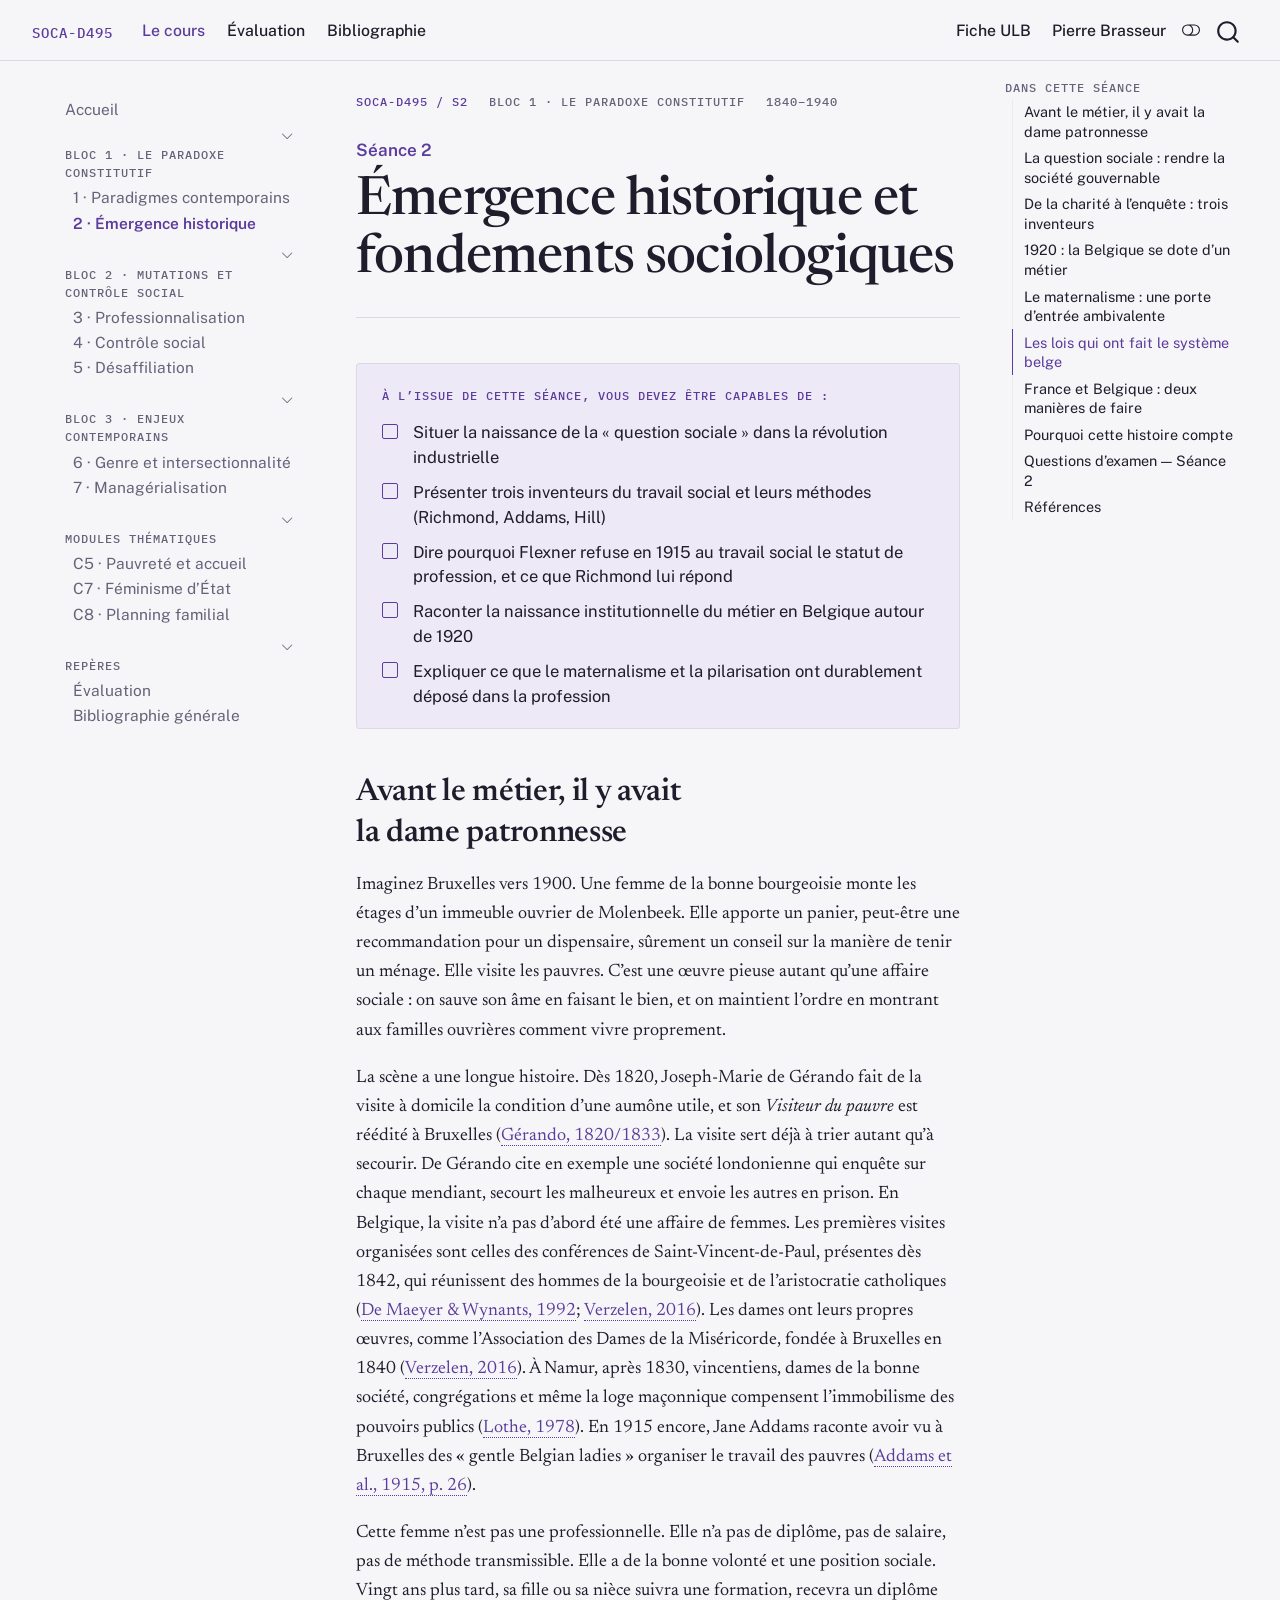
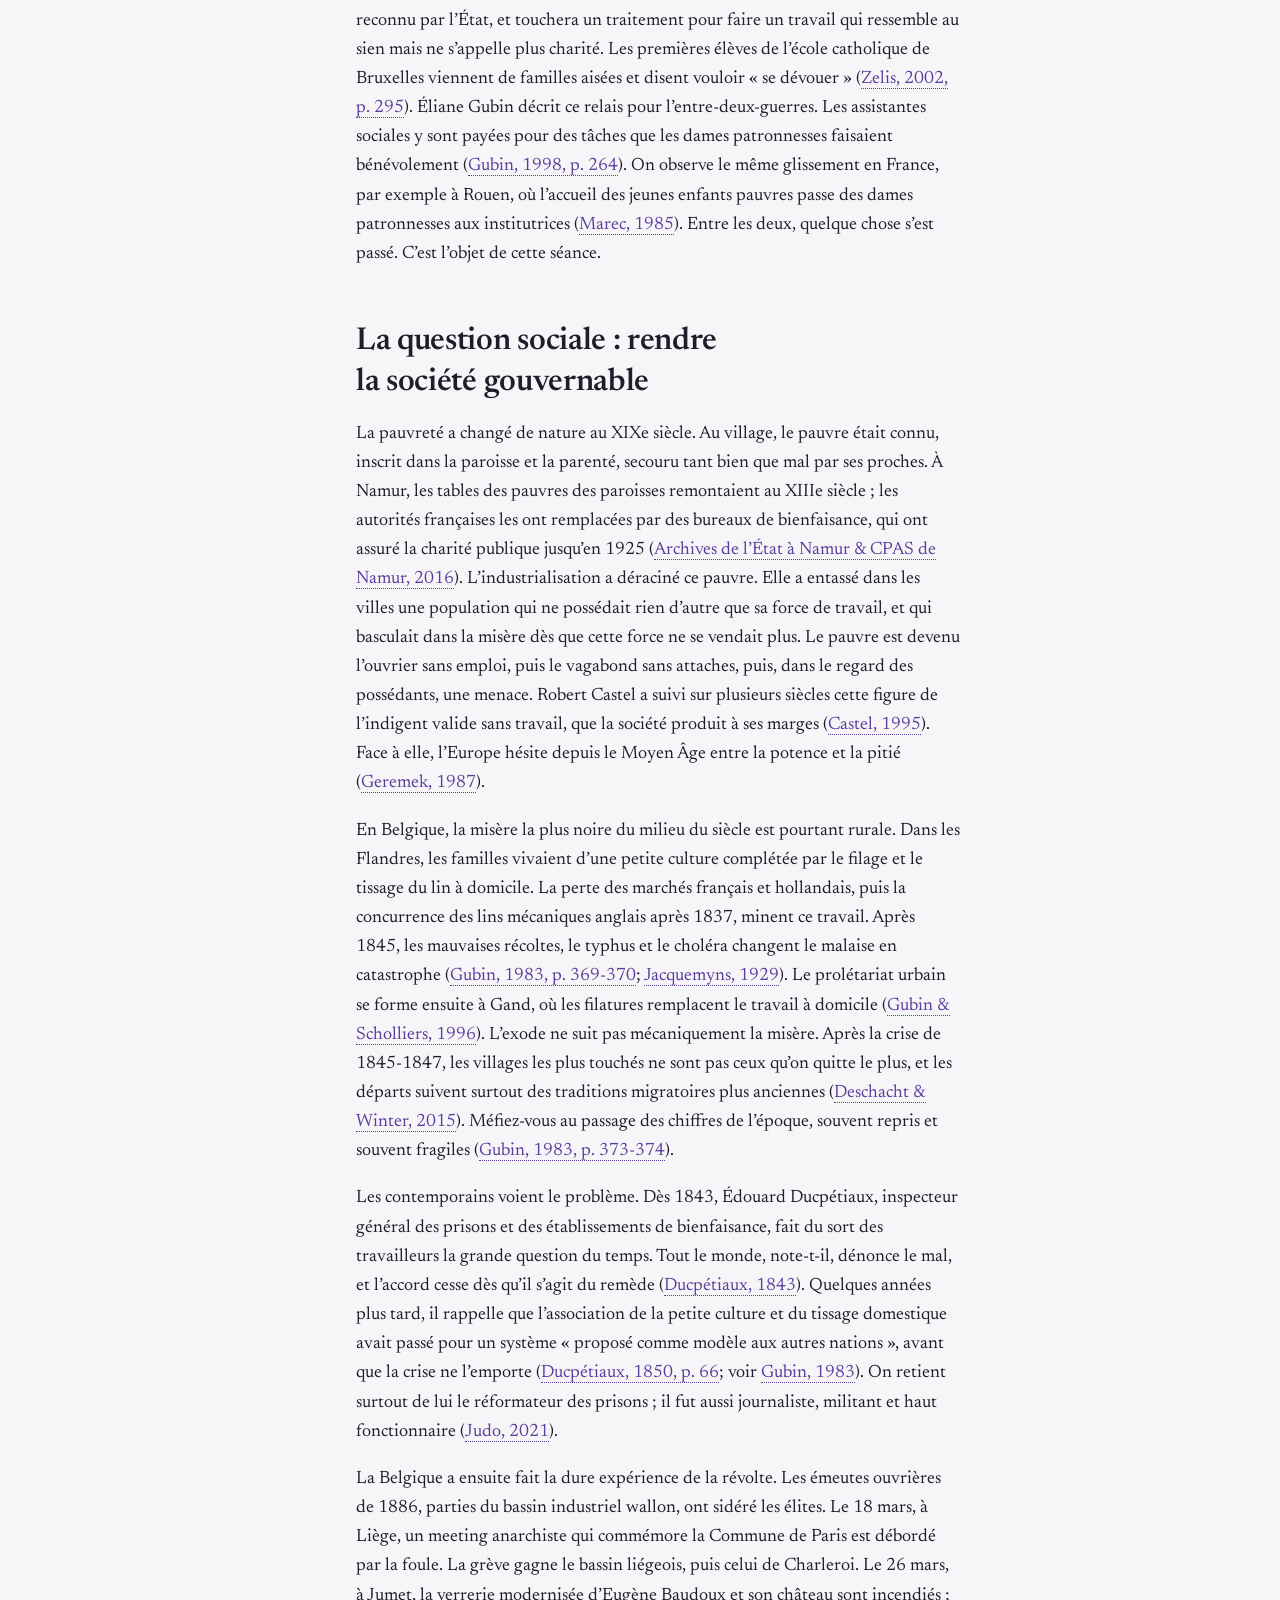
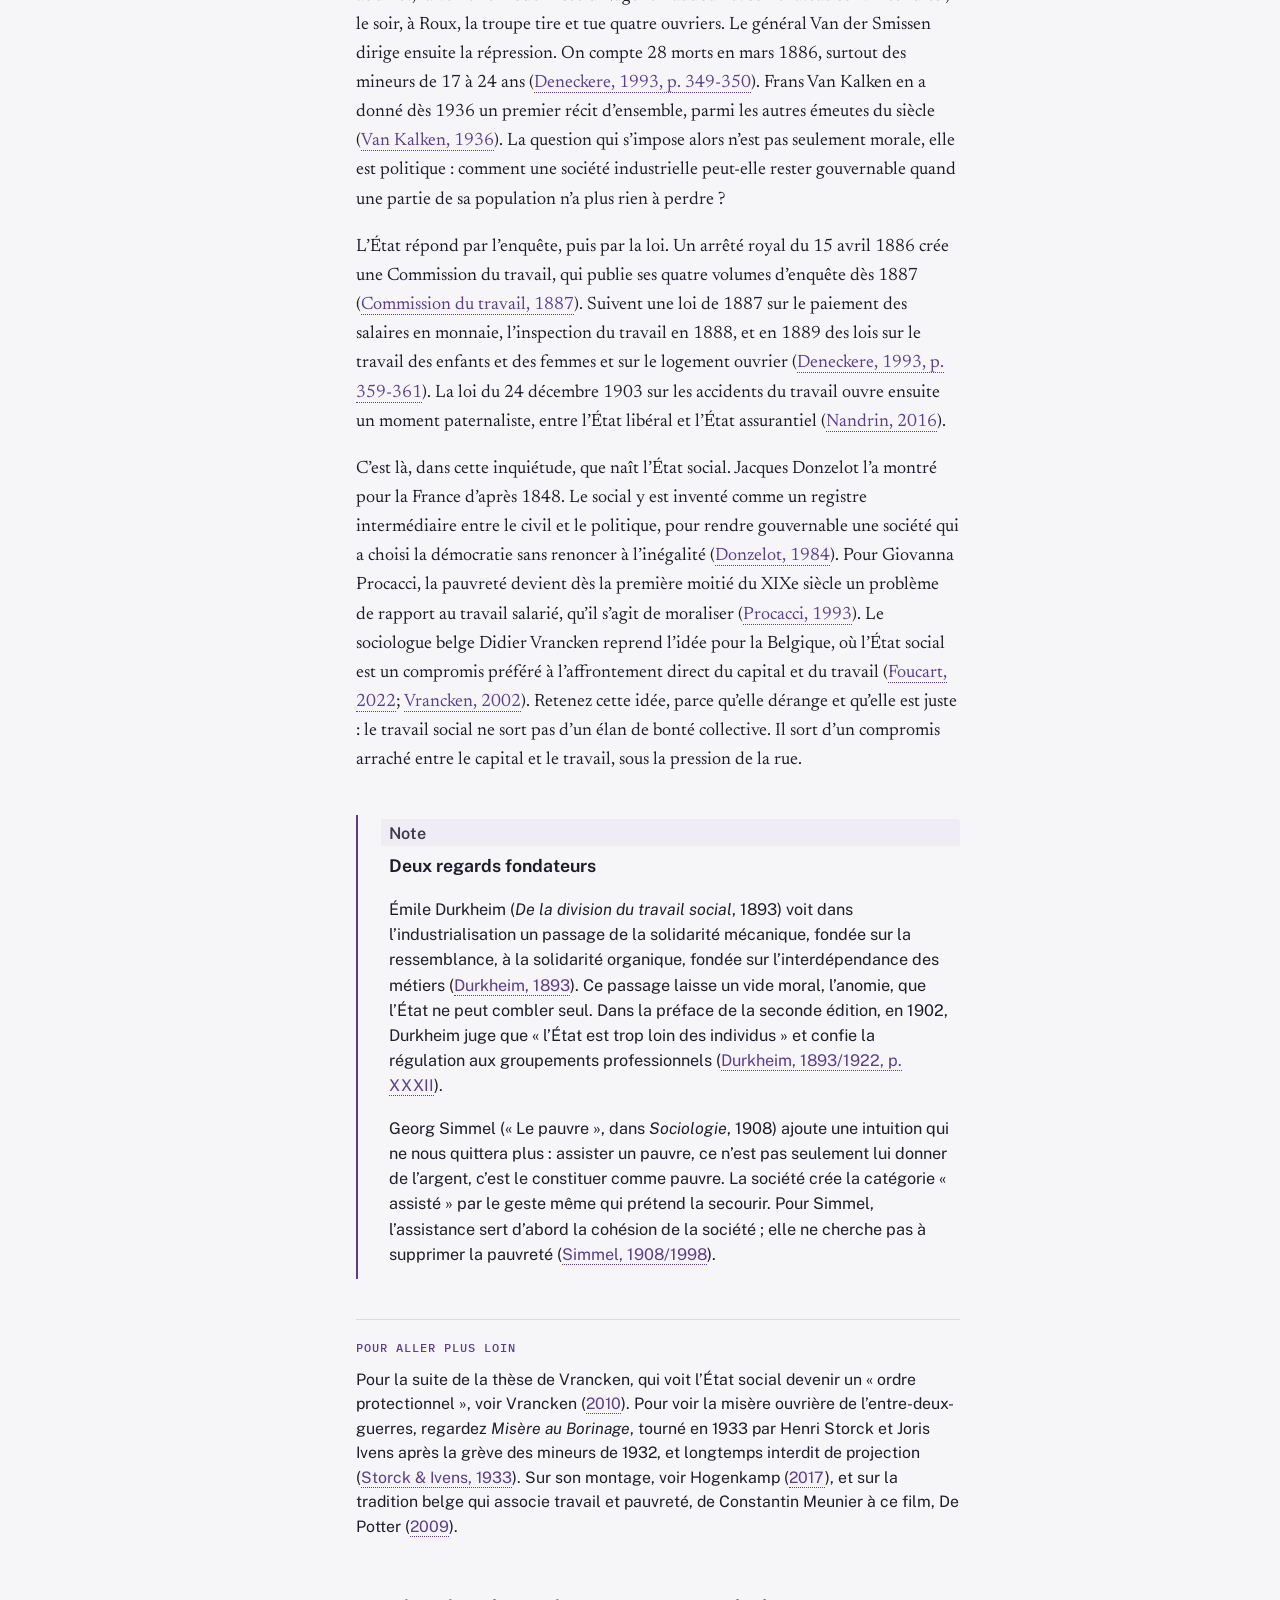
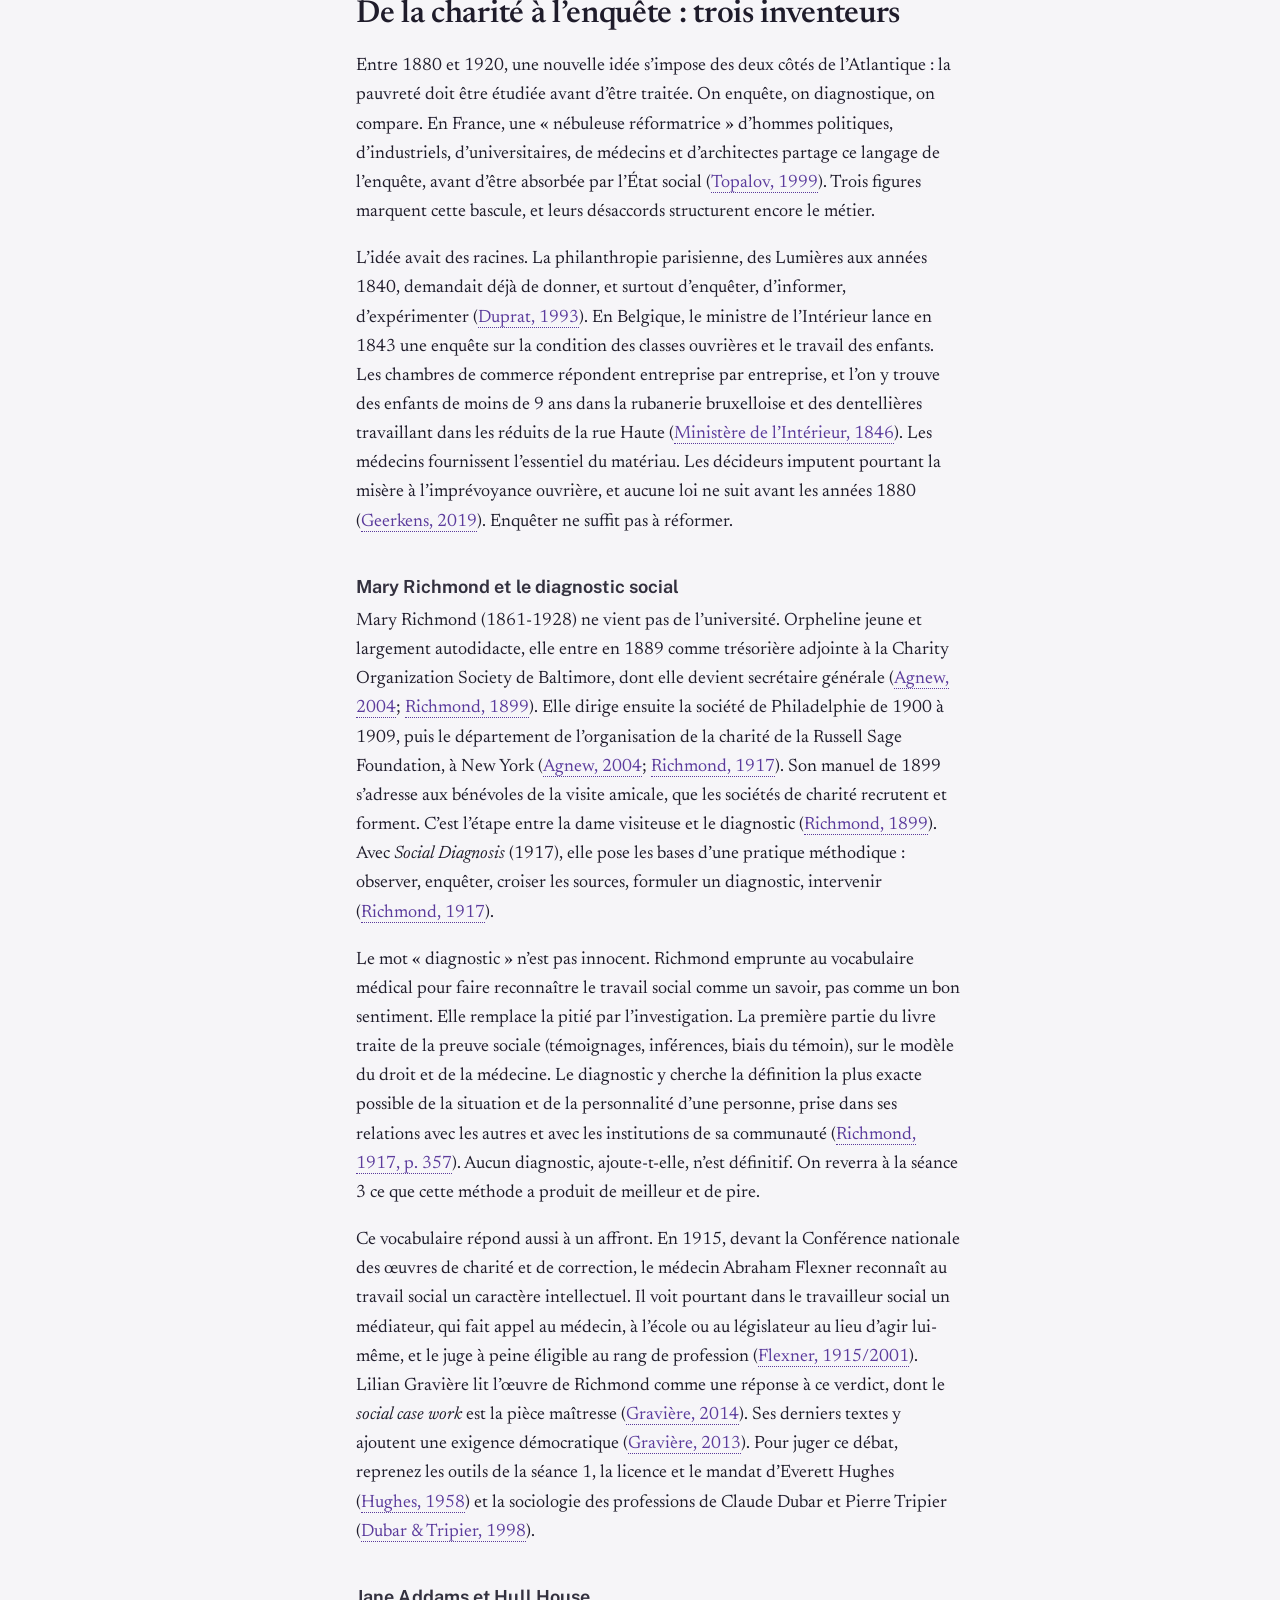
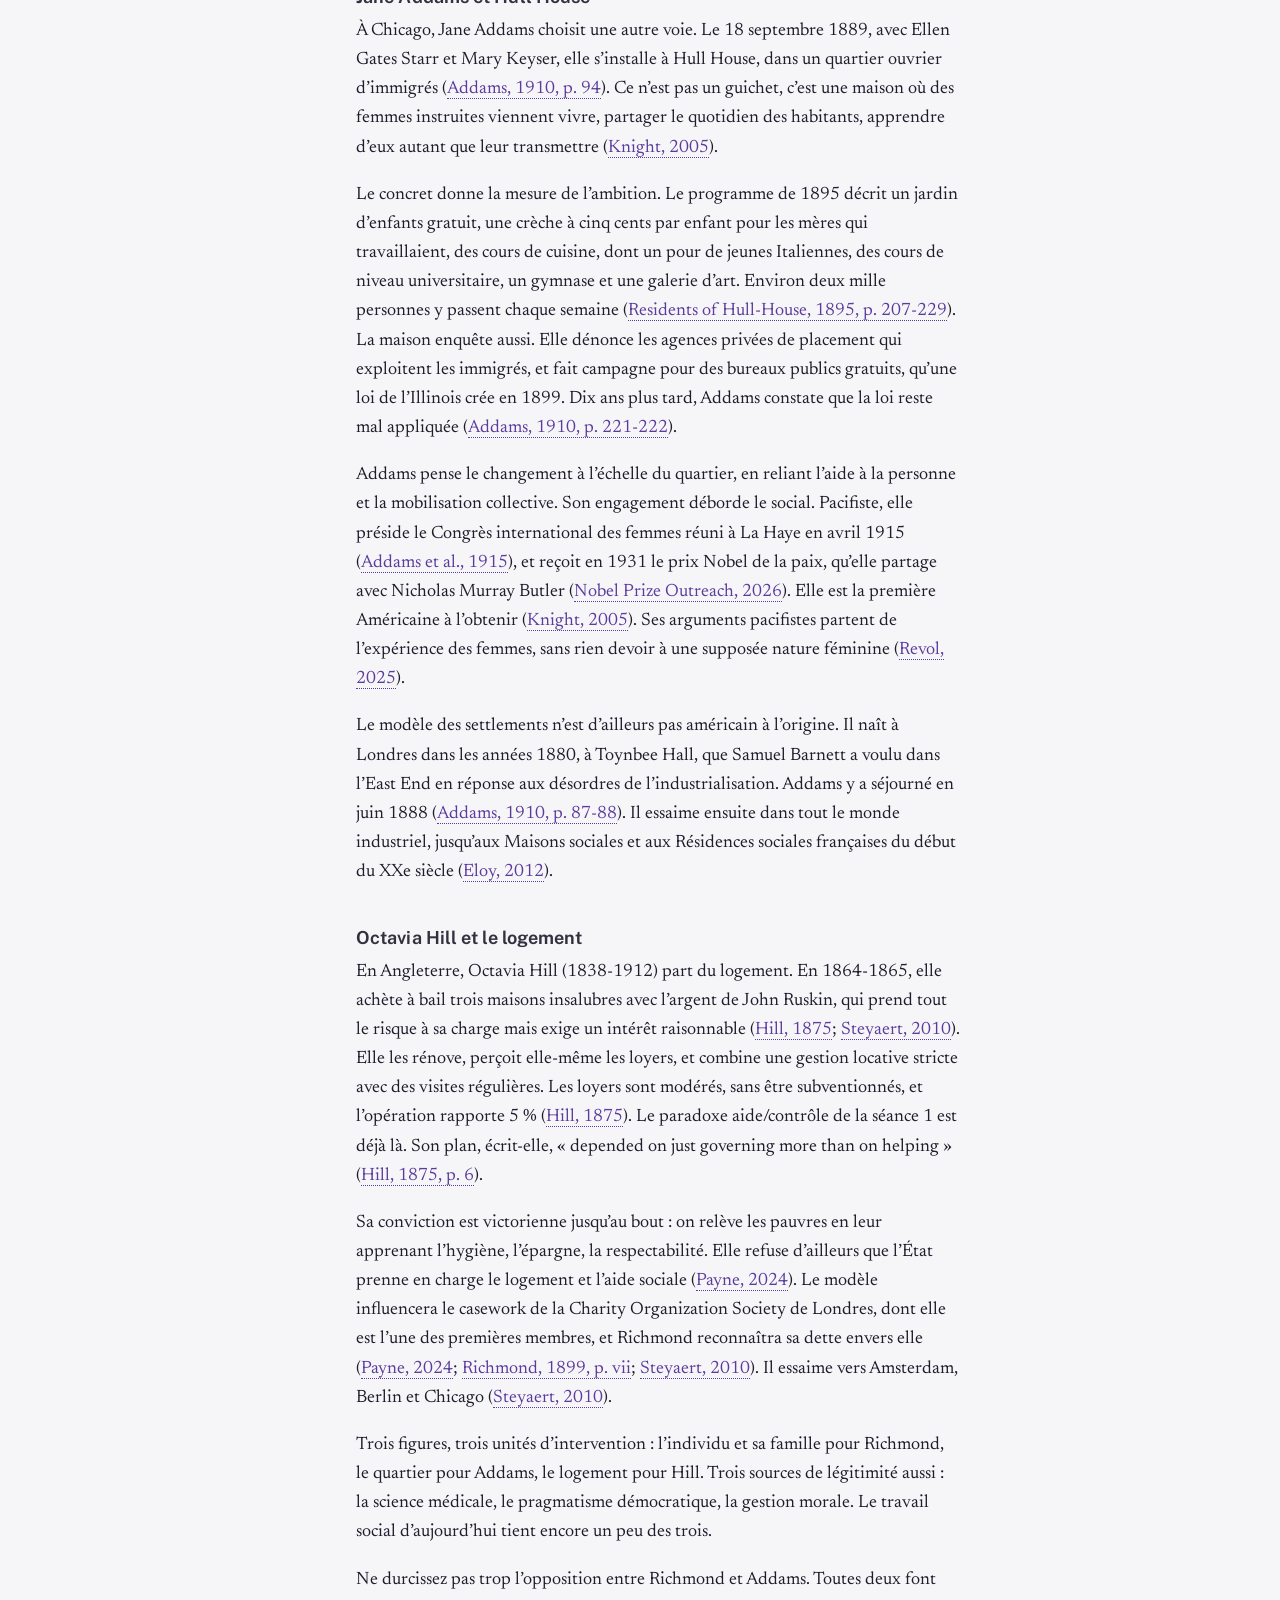
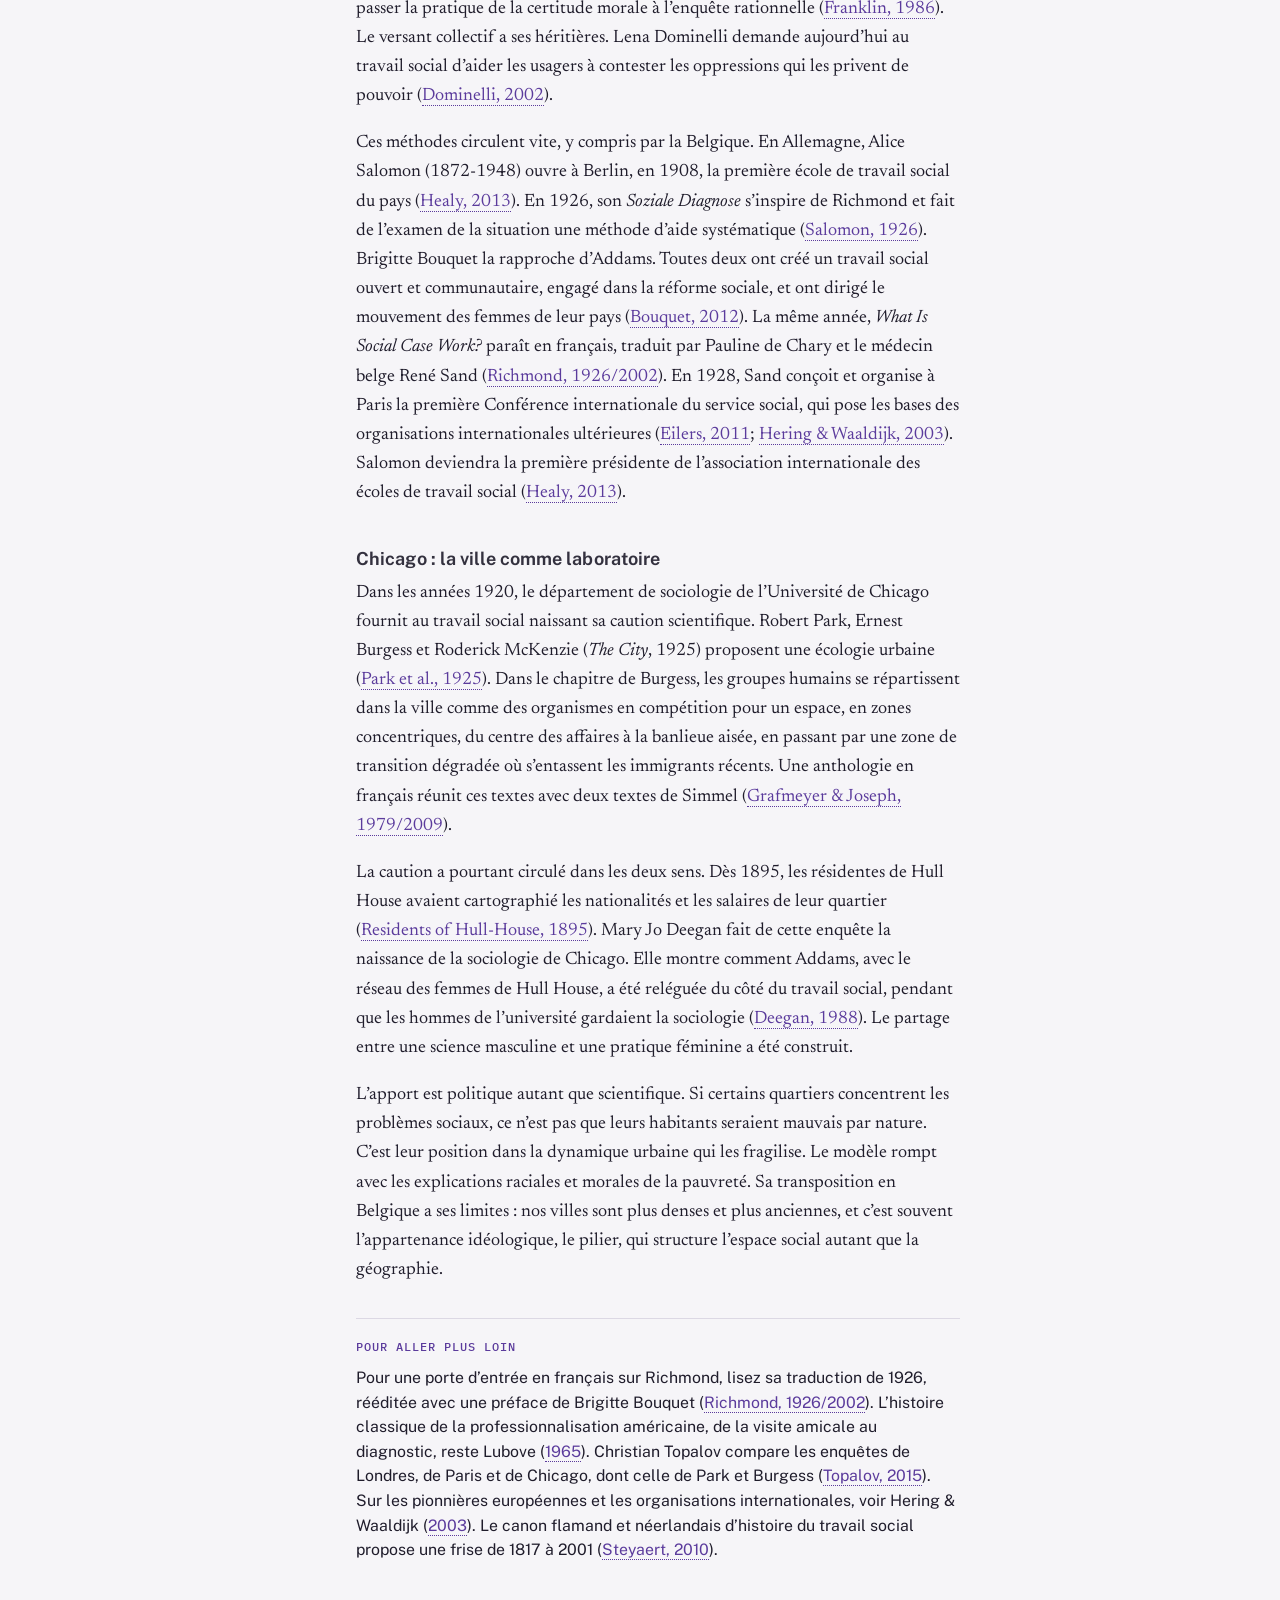
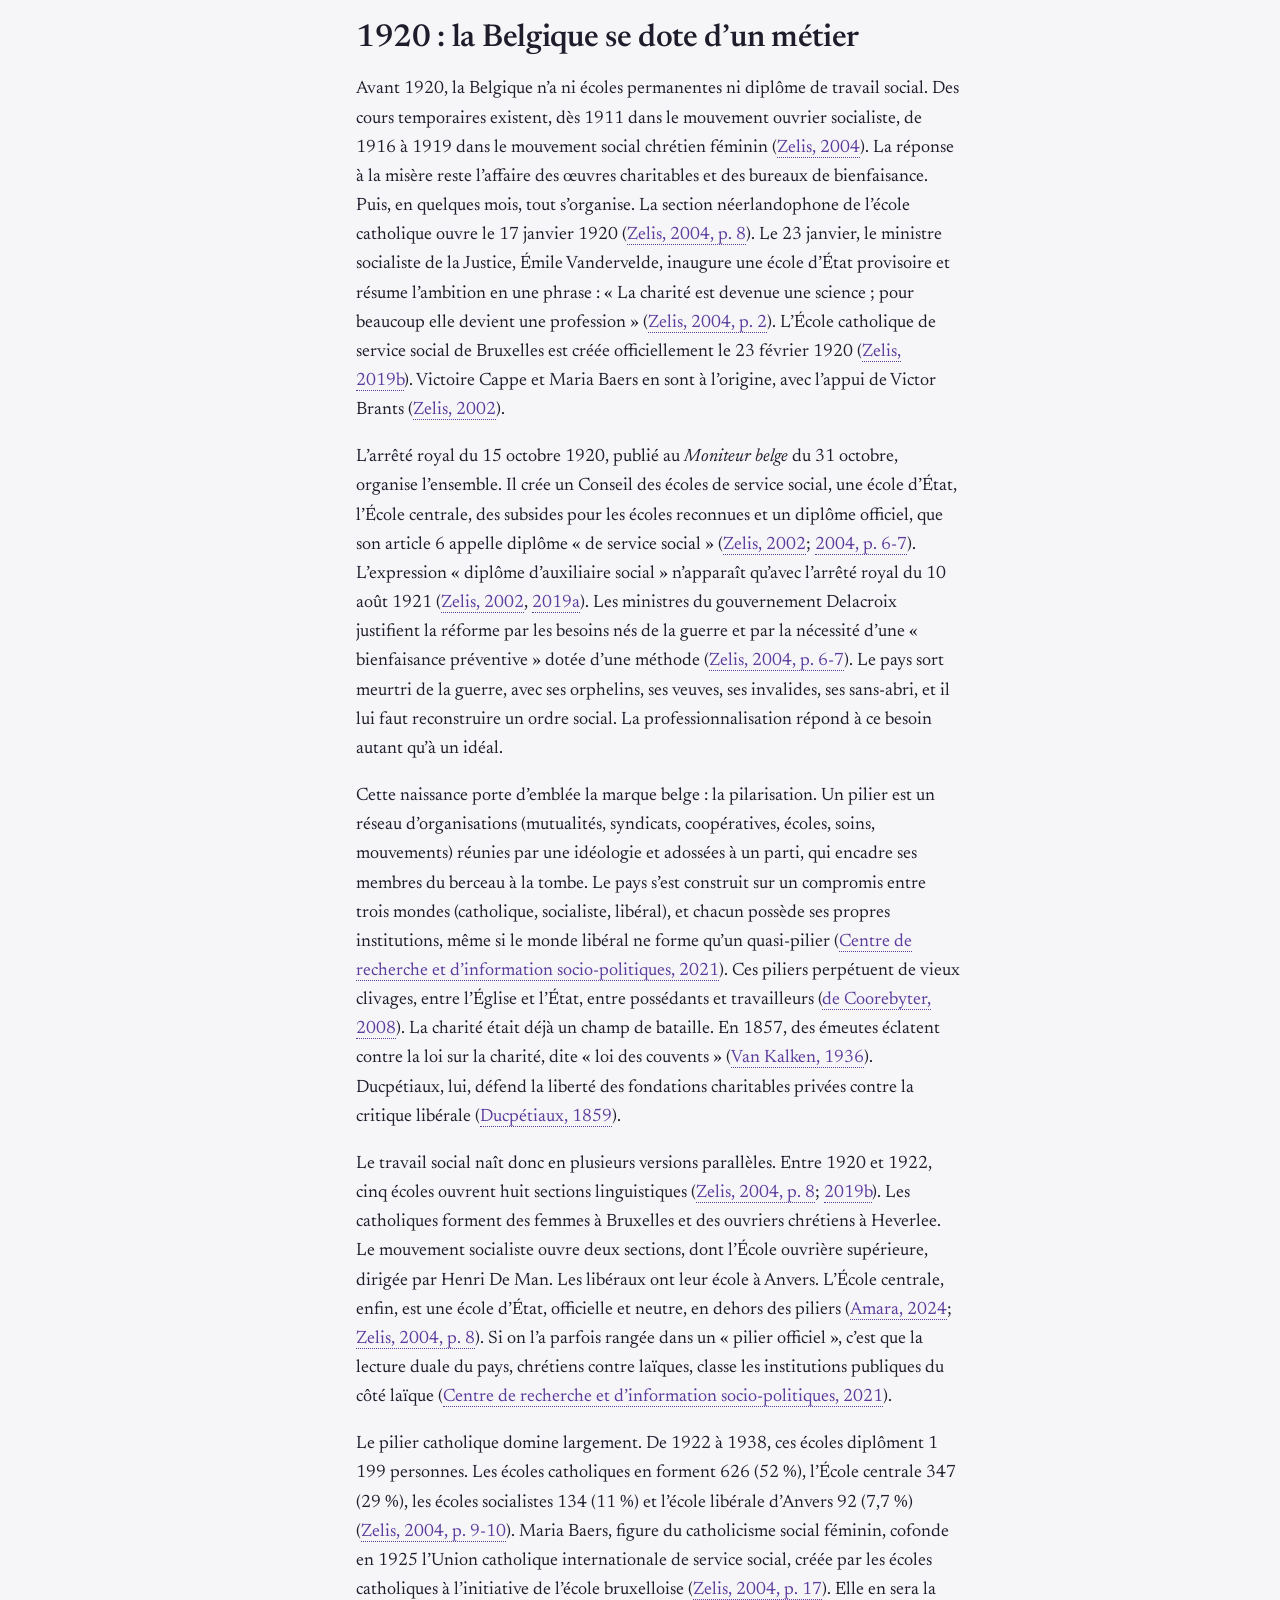
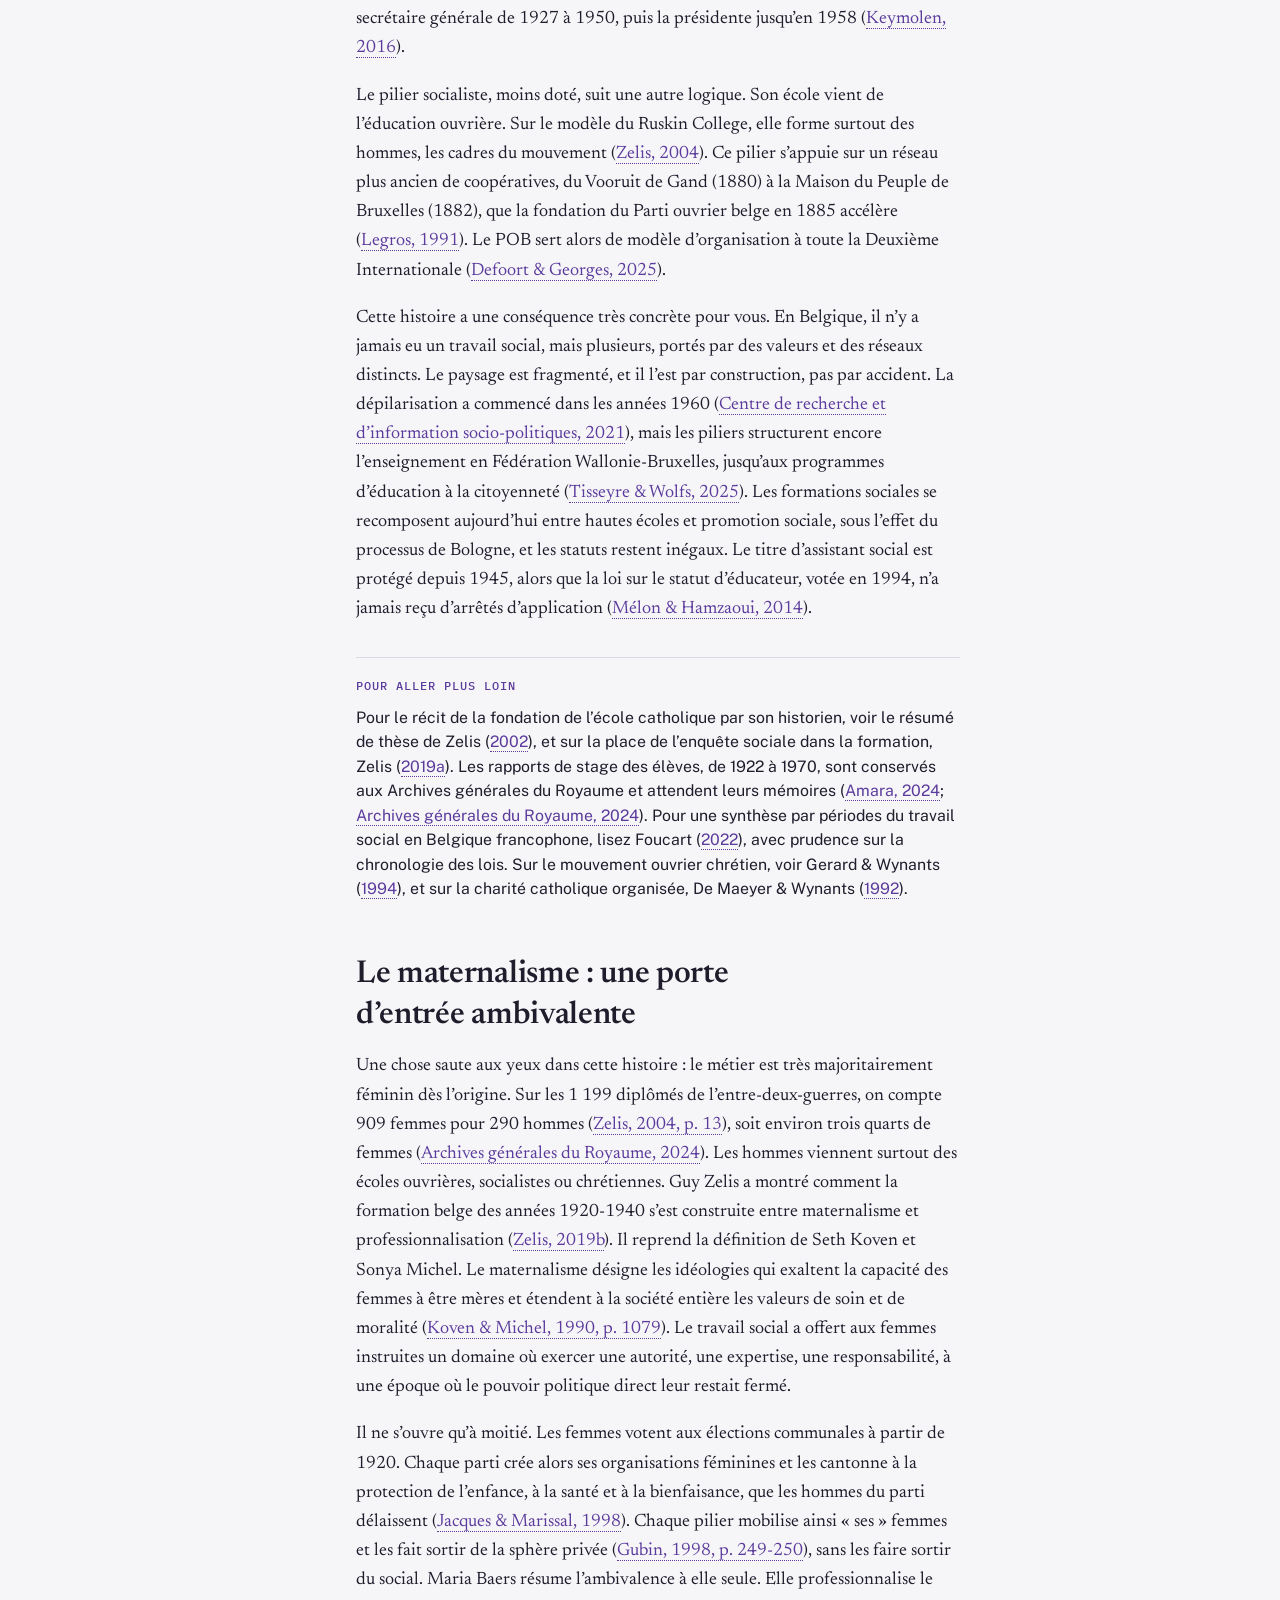
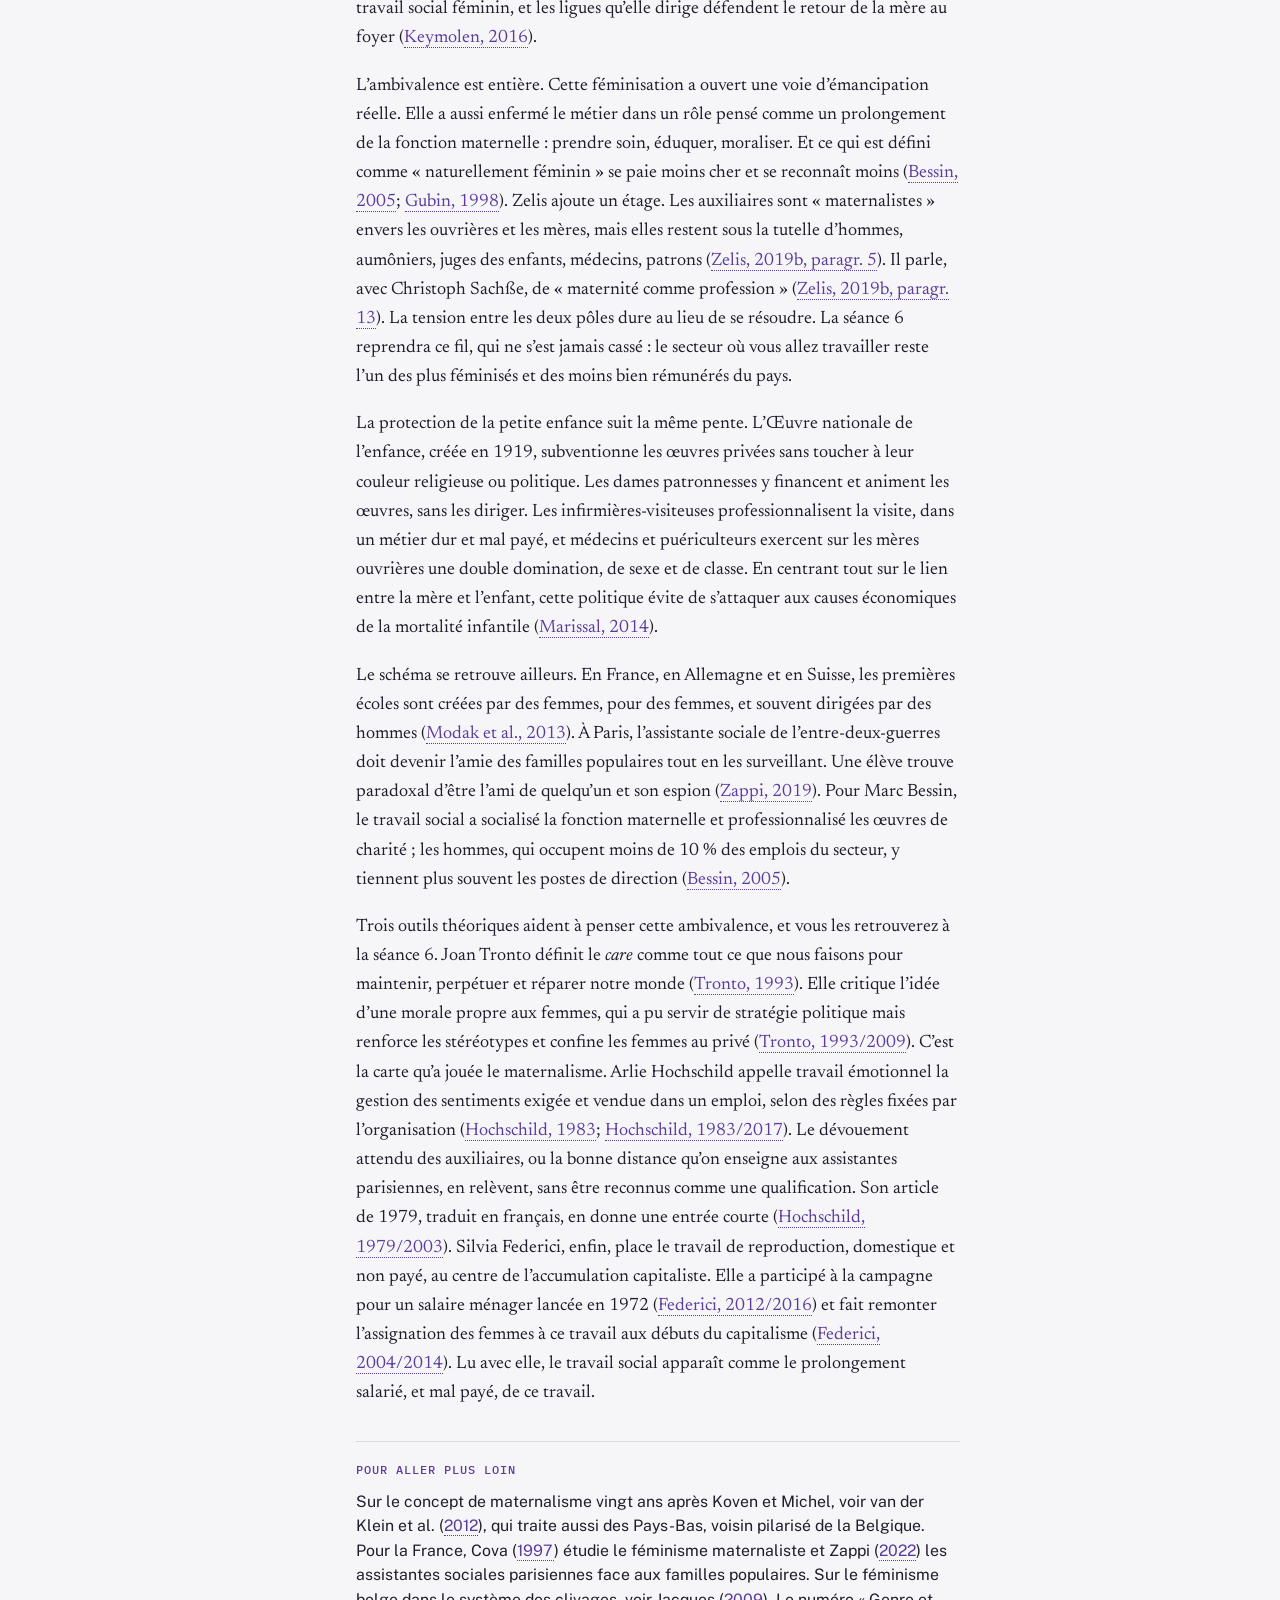
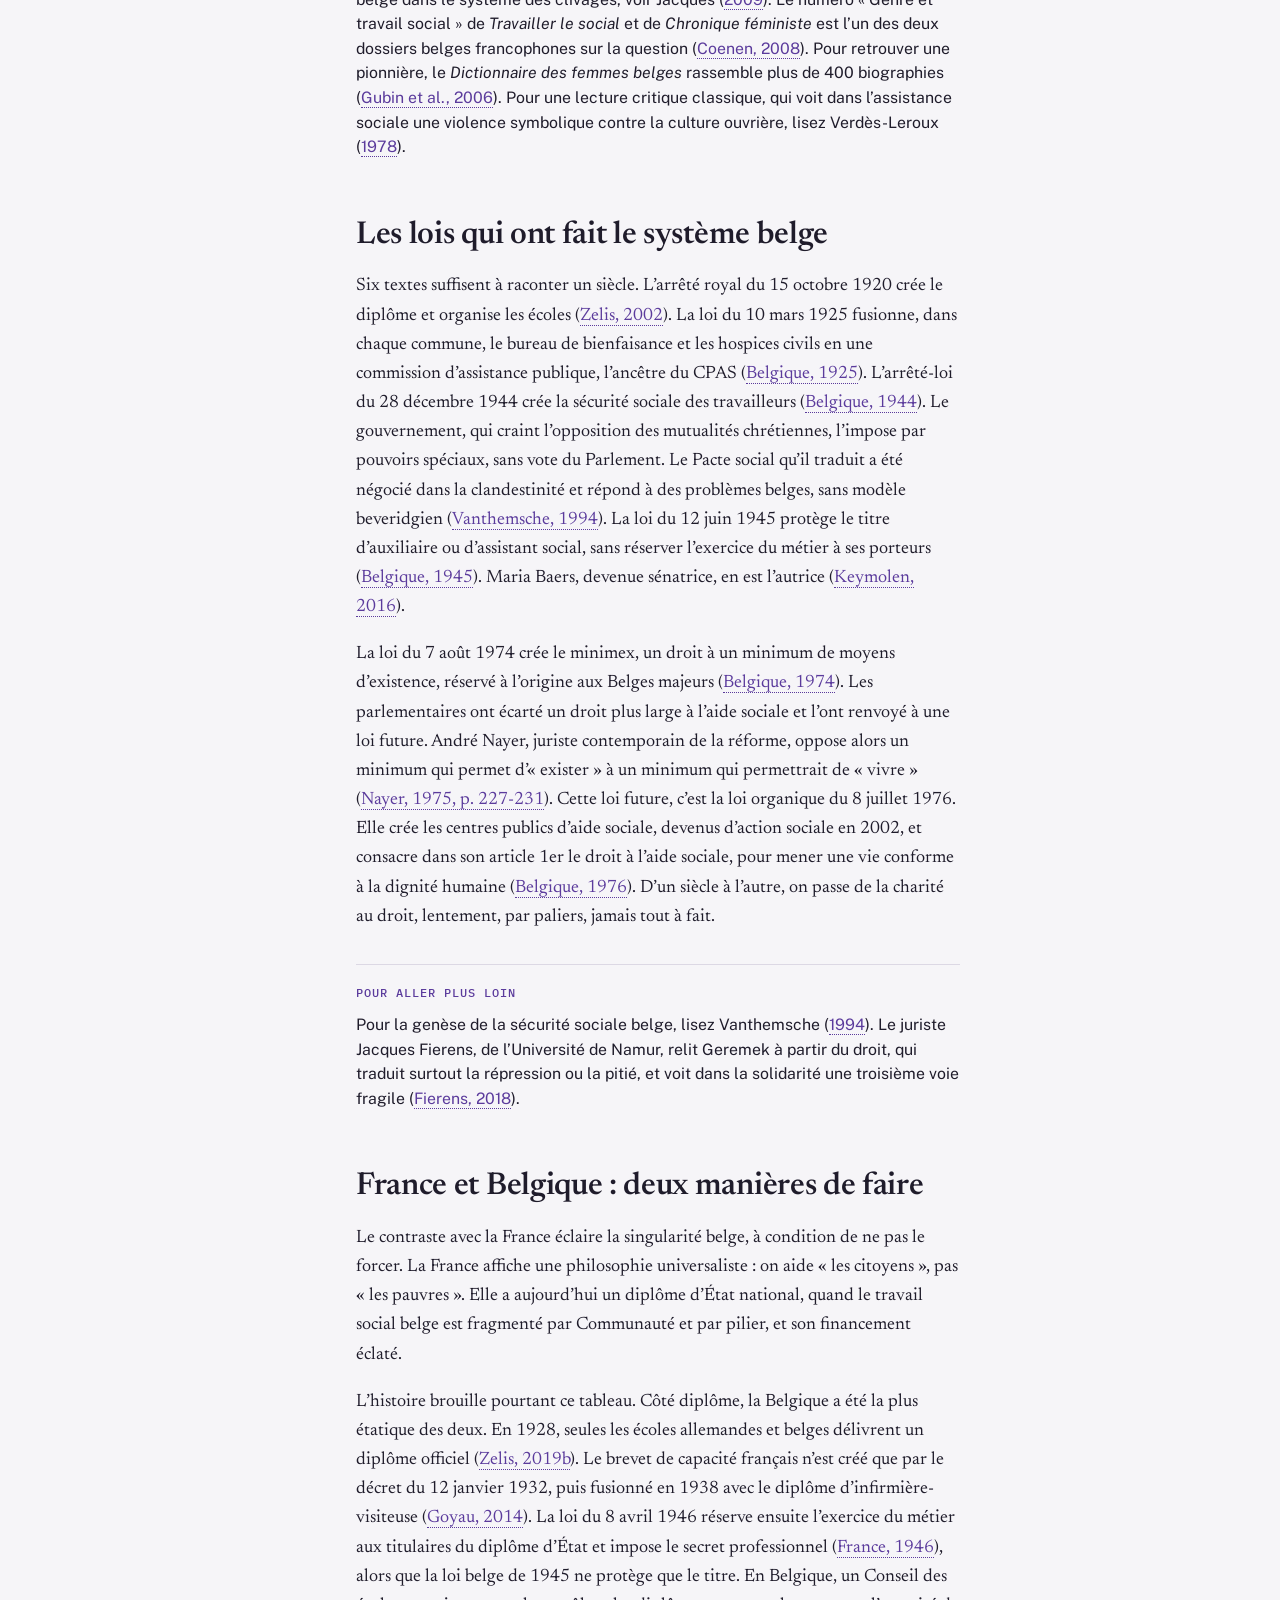
<file: docs/seance-2.html>
<!DOCTYPE html>
<html xmlns="http://www.w3.org/1999/xhtml" lang="fr" xml:lang="fr"><head>

<meta charset="utf-8">
<meta name="generator" content="quarto-1.9.38">

<meta name="viewport" content="width=device-width, initial-scale=1.0, user-scalable=yes">

<meta name="description" content="De la question sociale à la naissance du métier en Belgique autour de 1920, en passant par Richmond, Addams et Hill.">

<title>Émergence historique et fondements sociologiques – Théories du travail social</title>
<style>
/* Default styles provided by pandoc.
** See https://pandoc.org/MANUAL.html#variables-for-html for config info.
*/
code{white-space: pre-wrap;}
span.smallcaps{font-variant: small-caps;}
div.columns{display: flex; gap: min(4vw, 1.5em);}
div.column{flex: auto; overflow-x: auto;}
div.hanging-indent{margin-left: 1.5em; text-indent: -1.5em;}
ul.task-list{list-style: none;}
ul.task-list li input[type="checkbox"] {
  width: 0.8em;
  margin: 0 0.8em 0.2em -1em; /* quarto-specific, see https://github.com/quarto-dev/quarto-cli/issues/4556 */ 
  vertical-align: middle;
}
/* CSS for citations */
div.csl-bib-body { }
div.csl-entry {
  clear: both;
  margin-bottom: 0em;
}
.hanging-indent div.csl-entry {
  margin-left:2em;
  text-indent:-2em;
}
div.csl-left-margin {
  min-width:2em;
  float:left;
}
div.csl-right-inline {
  margin-left:2em;
  padding-left:1em;
}
div.csl-indent {
  margin-left: 2em;
}</style>


<script src="site_libs/quarto-nav/quarto-nav.js"></script>
<script src="site_libs/quarto-nav/headroom.min.js"></script>
<script src="site_libs/clipboard/clipboard.min.js"></script>
<script src="site_libs/quarto-search/autocomplete.umd.js"></script>
<script src="site_libs/quarto-search/fuse.min.js"></script>
<script src="site_libs/quarto-search/quarto-search.js"></script>
<meta name="quarto:offset" content="./">
<link href="./seance-3.html" rel="next">
<link href="./seance-1.html" rel="prev">
<link href="./favicon.svg" rel="icon" type="image/svg+xml">
<script src="site_libs/quarto-html/quarto.js" type="module"></script>
<script src="site_libs/quarto-html/tabsets/tabsets.js" type="module"></script>
<script src="site_libs/quarto-html/popper.min.js"></script>
<script src="site_libs/quarto-html/tippy.umd.min.js"></script>
<script src="site_libs/quarto-html/anchor.min.js"></script>
<link href="site_libs/quarto-html/tippy.css" rel="stylesheet">
<link href="site_libs/quarto-html/quarto-syntax-highlighting-701ecf5a3c7fe509613b743fad33545f.css" rel="stylesheet" class="quarto-color-scheme" id="quarto-text-highlighting-styles">
<link href="site_libs/quarto-html/quarto-syntax-highlighting-dark-d402f4b7d095c35e05d0c815e375e5f9.css" rel="stylesheet" class="quarto-color-scheme quarto-color-alternate" id="quarto-text-highlighting-styles">
<link href="site_libs/quarto-html/quarto-syntax-highlighting-701ecf5a3c7fe509613b743fad33545f.css" rel="stylesheet" class="quarto-color-scheme-extra" id="quarto-text-highlighting-styles">
<script src="site_libs/bootstrap/bootstrap.min.js"></script>
<link href="site_libs/bootstrap/bootstrap-icons.css" rel="stylesheet">
<link href="site_libs/bootstrap/bootstrap-ec4b35a2ecb5a0f88c46805f11164cbd.min.css" rel="stylesheet" append-hash="true" class="quarto-color-scheme" id="quarto-bootstrap" data-mode="light">
<link href="site_libs/bootstrap/bootstrap-dark-976eff664b41c7e7be51e78eb8fb4124.min.css" rel="stylesheet" append-hash="true" class="quarto-color-scheme quarto-color-alternate" id="quarto-bootstrap" data-mode="dark">
<link href="site_libs/bootstrap/bootstrap-ec4b35a2ecb5a0f88c46805f11164cbd.min.css" rel="stylesheet" append-hash="true" class="quarto-color-scheme-extra" id="quarto-bootstrap" data-mode="light">
<script id="quarto-search-options" type="application/json">{
  "location": "navbar",
  "copy-button": false,
  "collapse-after": 3,
  "panel-placement": "end",
  "type": "overlay",
  "limit": 50,
  "keyboard-shortcut": [
    "f",
    "/",
    "s"
  ],
  "language": {
    "search-no-results-text": "Pas de résultats",
    "search-matching-documents-text": "documents trouvés",
    "search-copy-link-title": "Copier le lien vers la recherche",
    "search-hide-matches-text": "Cacher les correspondances additionnelles",
    "search-more-match-text": "correspondance de plus dans ce document",
    "search-more-matches-text": "correspondances de plus dans ce document",
    "search-clear-button-title": "Effacer",
    "search-text-placeholder": "",
    "search-detached-cancel-button-title": "Annuler",
    "search-submit-button-title": "Envoyer",
    "search-label": "Recherche"
  }
}</script>
<style>html{ scroll-behavior: smooth; }</style>
<link rel="preconnect" href="https://fonts.googleapis.com">
<link rel="preconnect" href="https://fonts.gstatic.com" crossorigin="">
<link rel="stylesheet" href="https://fonts.googleapis.com/css2?family=IBM+Plex+Mono:wght@400;500&amp;family=Newsreader:ital,opsz,wght@0,6..72,400..700;1,6..72,400..600&amp;family=Public+Sans:wght@400;500;600;700&amp;display=swap">


</head>

<body class="nav-sidebar floating nav-fixed quarto-light"><script id="quarto-html-before-body" type="application/javascript">
    const toggleBodyColorMode = (bsSheetEl) => {
      const mode = bsSheetEl.getAttribute("data-mode");
      const bodyEl = window.document.querySelector("body");
      if (mode === "dark") {
        bodyEl.classList.add("quarto-dark");
        bodyEl.classList.remove("quarto-light");
      } else {
        bodyEl.classList.add("quarto-light");
        bodyEl.classList.remove("quarto-dark");
      }
    }
    const toggleBodyColorPrimary = () => {
      const bsSheetEl = window.document.querySelector("link#quarto-bootstrap:not([rel=disabled-stylesheet])");
      if (bsSheetEl) {
        toggleBodyColorMode(bsSheetEl);
      }
    }
    const setColorSchemeToggle = (alternate) => {
      const toggles = window.document.querySelectorAll('.quarto-color-scheme-toggle');
      for (let i=0; i < toggles.length; i++) {
        const toggle = toggles[i];
        if (toggle) {
          if (alternate) {
            toggle.classList.add("alternate");
          } else {
            toggle.classList.remove("alternate");
          }
        }
      }
    };
    const toggleColorMode = (alternate) => {
      // Switch the stylesheets
      const primaryStylesheets = window.document.querySelectorAll('link.quarto-color-scheme:not(.quarto-color-alternate)');
      const alternateStylesheets = window.document.querySelectorAll('link.quarto-color-scheme.quarto-color-alternate');
      manageTransitions('#quarto-margin-sidebar .nav-link', false);
      if (alternate) {
        // note: dark is layered on light, we don't disable primary!
        enableStylesheet(alternateStylesheets);
        for (const sheetNode of alternateStylesheets) {
          if (sheetNode.id === "quarto-bootstrap") {
            toggleBodyColorMode(sheetNode);
          }
        }
      } else {
        disableStylesheet(alternateStylesheets);
        enableStylesheet(primaryStylesheets)
        toggleBodyColorPrimary();
      }
      manageTransitions('#quarto-margin-sidebar .nav-link', true);
      // Switch the toggles
      setColorSchemeToggle(alternate)
      // Hack to workaround the fact that safari doesn't
      // properly recolor the scrollbar when toggling (#1455)
      if (navigator.userAgent.indexOf('Safari') > 0 && navigator.userAgent.indexOf('Chrome') == -1) {
        manageTransitions("body", false);
        window.scrollTo(0, 1);
        setTimeout(() => {
          window.scrollTo(0, 0);
          manageTransitions("body", true);
        }, 40);
      }
    }
    const disableStylesheet = (stylesheets) => {
      for (let i=0; i < stylesheets.length; i++) {
        const stylesheet = stylesheets[i];
        stylesheet.rel = 'disabled-stylesheet';
      }
    }
    const enableStylesheet = (stylesheets) => {
      for (let i=0; i < stylesheets.length; i++) {
        const stylesheet = stylesheets[i];
        if(stylesheet.rel !== 'stylesheet') { // for Chrome, which will still FOUC without this check
          stylesheet.rel = 'stylesheet';
        }
      }
    }
    const manageTransitions = (selector, allowTransitions) => {
      const els = window.document.querySelectorAll(selector);
      for (let i=0; i < els.length; i++) {
        const el = els[i];
        if (allowTransitions) {
          el.classList.remove('notransition');
        } else {
          el.classList.add('notransition');
        }
      }
    }
    const isFileUrl = () => {
      return window.location.protocol === 'file:';
    }
    const hasAlternateSentinel = () => {
      let styleSentinel = getColorSchemeSentinel();
      if (styleSentinel !== null) {
        return styleSentinel === "alternate";
      } else {
        return false;
      }
    }
    const setStyleSentinel = (alternate) => {
      const value = alternate ? "alternate" : "default";
      if (!isFileUrl()) {
        window.localStorage.setItem("quarto-color-scheme", value);
      } else {
        localAlternateSentinel = value;
      }
    }
    const getColorSchemeSentinel = () => {
      if (!isFileUrl()) {
        const storageValue = window.localStorage.getItem("quarto-color-scheme");
        return storageValue != null ? storageValue : localAlternateSentinel;
      } else {
        return localAlternateSentinel;
      }
    }
    const toggleGiscusIfUsed = (isAlternate, darkModeDefault) => {
      const baseTheme = document.querySelector('#giscus-base-theme')?.value ?? 'light';
      const alternateTheme = document.querySelector('#giscus-alt-theme')?.value ?? 'dark';
      let newTheme = '';
      if(authorPrefersDark) {
        newTheme = isAlternate ? baseTheme : alternateTheme;
      } else {
        newTheme = isAlternate ? alternateTheme : baseTheme;
      }
      const changeGiscusTheme = () => {
        // From: https://github.com/giscus/giscus/issues/336
        const sendMessage = (message) => {
          const iframe = document.querySelector('iframe.giscus-frame');
          if (!iframe) return;
          iframe.contentWindow.postMessage({ giscus: message }, 'https://giscus.app');
        }
        sendMessage({
          setConfig: {
            theme: newTheme
          }
        });
      }
      const isGiscussLoaded = window.document.querySelector('iframe.giscus-frame') !== null;
      if (isGiscussLoaded) {
        changeGiscusTheme();
      }
    };
    const authorPrefersDark = false;
    const queryPrefersDark = window.matchMedia('(prefers-color-scheme: dark)');
    const darkModeDefault = queryPrefersDark.matches;
      document.querySelector('link#quarto-text-highlighting-styles.quarto-color-scheme-extra').rel = 'disabled-stylesheet';
      document.querySelector('link#quarto-bootstrap.quarto-color-scheme-extra').rel = 'disabled-stylesheet';
    let localAlternateSentinel = darkModeDefault ? 'alternate' : 'default';
    // Dark / light mode switch
    window.quartoToggleColorScheme = () => {
      // Read the current dark / light value
      let toAlternate = !hasAlternateSentinel();
      toggleColorMode(toAlternate);
      setStyleSentinel(toAlternate);
      toggleGiscusIfUsed(toAlternate, darkModeDefault);
      window.dispatchEvent(new Event('resize'));
    };
    queryPrefersDark.addEventListener("change", e => {
      if(window.localStorage.getItem("quarto-color-scheme") !== null)
        return;
      const alternate = e.matches
      toggleColorMode(alternate);
      localAlternateSentinel = e.matches ? 'alternate' : 'default'; // this is used alongside local storage!
      toggleGiscusIfUsed(alternate, darkModeDefault);
    });
    // Switch to dark mode if need be
    if (hasAlternateSentinel()) {
      toggleColorMode(true);
    } else {
      toggleColorMode(false);
    }
  </script>

<div id="quarto-search-results"></div>
  <header id="quarto-header" class="headroom fixed-top">
    <nav class="navbar navbar-expand-lg " data-bs-theme="dark">
      <div class="navbar-container container-fluid">
      <div class="navbar-brand-container mx-auto">
    <a class="navbar-brand" href="./index.html">
    <span class="navbar-title">SOCA-D495</span>
    </a>
  </div>
            <div id="quarto-search" class="" title="Recherche"></div>
          <button class="navbar-toggler" type="button" data-bs-toggle="collapse" data-bs-target="#navbarCollapse" aria-controls="navbarCollapse" role="menu" aria-expanded="false" aria-label="Basculer la navigation" onclick="if (window.quartoToggleHeadroom) { window.quartoToggleHeadroom(); }">
  <span class="navbar-toggler-icon"></span>
</button>
          <div class="collapse navbar-collapse" id="navbarCollapse">
            <ul class="navbar-nav navbar-nav-scroll me-auto">
  <li class="nav-item">
    <a class="nav-link active" href="./index.html" aria-current="page"> 
<span class="menu-text">Le cours</span></a>
  </li>  
  <li class="nav-item">
    <a class="nav-link" href="./evaluation.html"> 
<span class="menu-text">Évaluation</span></a>
  </li>  
  <li class="nav-item">
    <a class="nav-link" href="./references.html"> 
<span class="menu-text">Bibliographie</span></a>
  </li>  
</ul>
            <ul class="navbar-nav navbar-nav-scroll ms-auto">
  <li class="nav-item">
    <a class="nav-link" href="https://www.ulb.be/fr/programme/soca-d495-1"> 
<span class="menu-text">Fiche ULB</span></a>
  </li>  
  <li class="nav-item">
    <a class="nav-link" href="https://pierrebrasseur.github.io/cours-soca-d495.html"> 
<span class="menu-text">Pierre Brasseur</span></a>
  </li>  
</ul>
          </div> <!-- /navcollapse -->
            <div class="quarto-navbar-tools">
  <a href="" class="quarto-color-scheme-toggle quarto-navigation-tool  px-1" onclick="window.quartoToggleColorScheme(); return false;" title="Basculer le mode sombre"><i class="bi"></i></a>
</div>
      </div> <!-- /container-fluid -->
    </nav>
  <nav class="quarto-secondary-nav">
    <div class="container-fluid d-flex">
      <button type="button" class="quarto-btn-toggle btn" data-bs-toggle="collapse" role="button" data-bs-target=".quarto-sidebar-collapse-item" aria-controls="quarto-sidebar" aria-expanded="false" aria-label="Basculer la barre latérale" onclick="if (window.quartoToggleHeadroom) { window.quartoToggleHeadroom(); }">
        <i class="bi bi-layout-text-sidebar-reverse"></i>
      </button>
        <a class="flex-grow-1 no-decor" role="navigation" data-bs-toggle="collapse" data-bs-target=".quarto-sidebar-collapse-item" aria-controls="quarto-sidebar" aria-expanded="false" aria-label="Basculer la barre latérale" onclick="if (window.quartoToggleHeadroom) { window.quartoToggleHeadroom(); }">      
          <h1 class="quarto-secondary-nav-title">Émergence historique et fondements sociologiques</h1>
        </a>     
    </div>
  </nav>
</header>
<!-- content -->
<div id="quarto-content" class="quarto-container page-columns page-rows-contents page-layout-article page-navbar">
<!-- sidebar -->
  <nav id="quarto-sidebar" class="sidebar collapse collapse-horizontal quarto-sidebar-collapse-item sidebar-navigation floating overflow-auto">
    <div class="sidebar-menu-container"> 
    <ul class="list-unstyled mt-1">
        <li class="sidebar-item">
  <div class="sidebar-item-container"> 
  <a href="./index.html" class="sidebar-item-text sidebar-link">
 <span class="menu-text">Accueil</span></a>
  </div>
</li>
        <li class="sidebar-item sidebar-item-section">
      <div class="sidebar-item-container"> 
            <a class="sidebar-item-text sidebar-link text-start" data-bs-toggle="collapse" data-bs-target="#quarto-sidebar-section-1" role="navigation" aria-expanded="true">
 <span class="menu-text">Bloc 1 · Le paradoxe constitutif</span></a>
          <a class="sidebar-item-toggle text-start" data-bs-toggle="collapse" data-bs-target="#quarto-sidebar-section-1" role="navigation" aria-expanded="true" aria-label="Basculer la section">
            <i class="bi bi-chevron-right ms-2"></i>
          </a> 
      </div>
      <ul id="quarto-sidebar-section-1" class="collapse list-unstyled sidebar-section depth1 show">  
          <li class="sidebar-item">
  <div class="sidebar-item-container"> 
  <a href="./seance-1.html" class="sidebar-item-text sidebar-link">
 <span class="menu-text">1 · Paradigmes contemporains</span></a>
  </div>
</li>
          <li class="sidebar-item">
  <div class="sidebar-item-container"> 
  <a href="./seance-2.html" class="sidebar-item-text sidebar-link active">
 <span class="menu-text">2 · Émergence historique</span></a>
  </div>
</li>
      </ul>
  </li>
        <li class="sidebar-item sidebar-item-section">
      <div class="sidebar-item-container"> 
            <a class="sidebar-item-text sidebar-link text-start" data-bs-toggle="collapse" data-bs-target="#quarto-sidebar-section-2" role="navigation" aria-expanded="true">
 <span class="menu-text">Bloc 2 · Mutations et contrôle social</span></a>
          <a class="sidebar-item-toggle text-start" data-bs-toggle="collapse" data-bs-target="#quarto-sidebar-section-2" role="navigation" aria-expanded="true" aria-label="Basculer la section">
            <i class="bi bi-chevron-right ms-2"></i>
          </a> 
      </div>
      <ul id="quarto-sidebar-section-2" class="collapse list-unstyled sidebar-section depth1 show">  
          <li class="sidebar-item">
  <div class="sidebar-item-container"> 
  <a href="./seance-3.html" class="sidebar-item-text sidebar-link">
 <span class="menu-text">3 · Professionnalisation</span></a>
  </div>
</li>
          <li class="sidebar-item">
  <div class="sidebar-item-container"> 
  <a href="./seance-4.html" class="sidebar-item-text sidebar-link">
 <span class="menu-text">4 · Contrôle social</span></a>
  </div>
</li>
          <li class="sidebar-item">
  <div class="sidebar-item-container"> 
  <a href="./seance-5.html" class="sidebar-item-text sidebar-link">
 <span class="menu-text">5 · Désaffiliation</span></a>
  </div>
</li>
      </ul>
  </li>
        <li class="sidebar-item sidebar-item-section">
      <div class="sidebar-item-container"> 
            <a class="sidebar-item-text sidebar-link text-start" data-bs-toggle="collapse" data-bs-target="#quarto-sidebar-section-3" role="navigation" aria-expanded="true">
 <span class="menu-text">Bloc 3 · Enjeux contemporains</span></a>
          <a class="sidebar-item-toggle text-start" data-bs-toggle="collapse" data-bs-target="#quarto-sidebar-section-3" role="navigation" aria-expanded="true" aria-label="Basculer la section">
            <i class="bi bi-chevron-right ms-2"></i>
          </a> 
      </div>
      <ul id="quarto-sidebar-section-3" class="collapse list-unstyled sidebar-section depth1 show">  
          <li class="sidebar-item">
  <div class="sidebar-item-container"> 
  <a href="./seance-6.html" class="sidebar-item-text sidebar-link">
 <span class="menu-text">6 · Genre et intersectionnalité</span></a>
  </div>
</li>
          <li class="sidebar-item">
  <div class="sidebar-item-container"> 
  <a href="./seance-7.html" class="sidebar-item-text sidebar-link">
 <span class="menu-text">7 · Managérialisation</span></a>
  </div>
</li>
      </ul>
  </li>
        <li class="sidebar-item sidebar-item-section">
      <div class="sidebar-item-container"> 
            <a class="sidebar-item-text sidebar-link text-start" data-bs-toggle="collapse" data-bs-target="#quarto-sidebar-section-4" role="navigation" aria-expanded="true">
 <span class="menu-text">Modules thématiques</span></a>
          <a class="sidebar-item-toggle text-start" data-bs-toggle="collapse" data-bs-target="#quarto-sidebar-section-4" role="navigation" aria-expanded="true" aria-label="Basculer la section">
            <i class="bi bi-chevron-right ms-2"></i>
          </a> 
      </div>
      <ul id="quarto-sidebar-section-4" class="collapse list-unstyled sidebar-section depth1 show">  
          <li class="sidebar-item">
  <div class="sidebar-item-container"> 
  <a href="./module-c5.html" class="sidebar-item-text sidebar-link">
 <span class="menu-text">C5 · Pauvreté et accueil</span></a>
  </div>
</li>
          <li class="sidebar-item">
  <div class="sidebar-item-container"> 
  <a href="./module-c7.html" class="sidebar-item-text sidebar-link">
 <span class="menu-text">C7 · Féminisme d’État</span></a>
  </div>
</li>
          <li class="sidebar-item">
  <div class="sidebar-item-container"> 
  <a href="./module-c8.html" class="sidebar-item-text sidebar-link">
 <span class="menu-text">C8 · Planning familial</span></a>
  </div>
</li>
      </ul>
  </li>
        <li class="sidebar-item sidebar-item-section">
      <div class="sidebar-item-container"> 
            <a class="sidebar-item-text sidebar-link text-start" data-bs-toggle="collapse" data-bs-target="#quarto-sidebar-section-5" role="navigation" aria-expanded="true">
 <span class="menu-text">Repères</span></a>
          <a class="sidebar-item-toggle text-start" data-bs-toggle="collapse" data-bs-target="#quarto-sidebar-section-5" role="navigation" aria-expanded="true" aria-label="Basculer la section">
            <i class="bi bi-chevron-right ms-2"></i>
          </a> 
      </div>
      <ul id="quarto-sidebar-section-5" class="collapse list-unstyled sidebar-section depth1 show">  
          <li class="sidebar-item">
  <div class="sidebar-item-container"> 
  <a href="./evaluation.html" class="sidebar-item-text sidebar-link">
 <span class="menu-text">Évaluation</span></a>
  </div>
</li>
          <li class="sidebar-item">
  <div class="sidebar-item-container"> 
  <a href="./references.html" class="sidebar-item-text sidebar-link">
 <span class="menu-text">Bibliographie générale</span></a>
  </div>
</li>
      </ul>
  </li>
    </ul>
    </div>
</nav>
<div id="quarto-sidebar-glass" class="quarto-sidebar-collapse-item" data-bs-toggle="collapse" data-bs-target=".quarto-sidebar-collapse-item"></div>
<!-- margin-sidebar -->
    <div id="quarto-margin-sidebar" class="sidebar margin-sidebar">
        <nav id="TOC" role="doc-toc" class="toc-active">
    <h2 id="toc-title">Dans cette séance</h2>
   
  <ul class="collapse">
  <li><a href="#avant-le-métier-il-y-avait-la-dame-patronnesse" id="toc-avant-le-métier-il-y-avait-la-dame-patronnesse" class="nav-link active" data-scroll-target="#avant-le-métier-il-y-avait-la-dame-patronnesse">Avant le métier, il y avait la dame patronnesse</a></li>
  <li><a href="#la-question-sociale-rendre-la-société-gouvernable" id="toc-la-question-sociale-rendre-la-société-gouvernable" class="nav-link" data-scroll-target="#la-question-sociale-rendre-la-société-gouvernable">La question sociale : rendre la société gouvernable</a></li>
  <li><a href="#de-la-charité-à-lenquête-trois-inventeurs" id="toc-de-la-charité-à-lenquête-trois-inventeurs" class="nav-link" data-scroll-target="#de-la-charité-à-lenquête-trois-inventeurs">De la charité à l’enquête : trois inventeurs</a></li>
  <li><a href="#la-belgique-se-dote-dun-métier" id="toc-la-belgique-se-dote-dun-métier" class="nav-link" data-scroll-target="#la-belgique-se-dote-dun-métier">1920 : la Belgique se dote d’un métier</a></li>
  <li><a href="#le-maternalisme-une-porte-dentrée-ambivalente" id="toc-le-maternalisme-une-porte-dentrée-ambivalente" class="nav-link" data-scroll-target="#le-maternalisme-une-porte-dentrée-ambivalente">Le maternalisme : une porte d’entrée ambivalente</a></li>
  <li><a href="#les-lois-qui-ont-fait-le-système-belge" id="toc-les-lois-qui-ont-fait-le-système-belge" class="nav-link" data-scroll-target="#les-lois-qui-ont-fait-le-système-belge">Les lois qui ont fait le système belge</a></li>
  <li><a href="#france-et-belgique-deux-manières-de-faire" id="toc-france-et-belgique-deux-manières-de-faire" class="nav-link" data-scroll-target="#france-et-belgique-deux-manières-de-faire">France et Belgique : deux manières de faire</a></li>
  <li><a href="#pourquoi-cette-histoire-compte" id="toc-pourquoi-cette-histoire-compte" class="nav-link" data-scroll-target="#pourquoi-cette-histoire-compte">Pourquoi cette histoire compte</a></li>
  <li><a href="#questions-dexamen-séance-2" id="toc-questions-dexamen-séance-2" class="nav-link" data-scroll-target="#questions-dexamen-séance-2">Questions d’examen — Séance 2</a></li>
  <li><a href="#références" id="toc-références" class="nav-link" data-scroll-target="#références">Références</a></li>
  </ul>
</nav>
    </div>
<!-- main -->
<main class="content" id="quarto-document-content">


<header id="title-block-header" class="quarto-title-block fiche-header">
<div class="fiche-meta">
  <span class="fiche-ref">SOCA-D495 / S2</span>
  <span>Bloc 1 · Le paradoxe constitutif</span>
  <span>1840–1940</span>
</div>
<p class="fiche-numero">Séance 2</p>
<h1 class="title d-none d-lg-block display-7">Émergence historique et fondements sociologiques</h1>
</header>



<div class="objectifs">
<p><strong>À l’issue de cette séance, vous devez être capables de :</strong></p>
<ul>
<li>Situer la naissance de la « question sociale » dans la révolution industrielle</li>
<li>Présenter trois inventeurs du travail social et leurs méthodes (Richmond, Addams, Hill)</li>
<li>Dire pourquoi Flexner refuse en 1915 au travail social le statut de profession, et ce que Richmond lui répond</li>
<li>Raconter la naissance institutionnelle du métier en Belgique autour de 1920</li>
<li>Expliquer ce que le maternalisme et la pilarisation ont durablement déposé dans la profession</li>
</ul>
</div>
<section id="avant-le-métier-il-y-avait-la-dame-patronnesse" class="level2">
<h2 class="anchored" data-anchor-id="avant-le-métier-il-y-avait-la-dame-patronnesse">Avant le métier, il y avait la dame patronnesse</h2>
<p>Imaginez Bruxelles vers 1900. Une femme de la bonne bourgeoisie monte les étages d’un immeuble ouvrier de Molenbeek. Elle apporte un panier, peut-être une recommandation pour un dispensaire, sûrement un conseil sur la manière de tenir un ménage. Elle visite les pauvres. C’est une œuvre pieuse autant qu’une affaire sociale : on sauve son âme en faisant le bien, et on maintient l’ordre en montrant aux familles ouvrières comment vivre proprement.</p>
<p>La scène a une longue histoire. Dès 1820, Joseph-Marie de Gérando fait de la visite à domicile la condition d’une aumône utile, et son <em>Visiteur du pauvre</em> est réédité à Bruxelles <span class="citation" data-cites="degerando1833">(<a href="#ref-degerando1833" role="doc-biblioref">Gérando, 1820/1833</a>)</span>. La visite sert déjà à trier autant qu’à secourir. De Gérando cite en exemple une société londonienne qui enquête sur chaque mendiant, secourt les malheureux et envoie les autres en prison. En Belgique, la visite n’a pas d’abord été une affaire de femmes. Les premières visites organisées sont celles des conférences de Saint-Vincent-de-Paul, présentes dès 1842, qui réunissent des hommes de la bourgeoisie et de l’aristocratie catholiques <span class="citation" data-cites="demaeyer1992 verzelen2016b">(<a href="#ref-demaeyer1992" role="doc-biblioref">De Maeyer &amp; Wynants, 1992</a>; <a href="#ref-verzelen2016b" role="doc-biblioref">Verzelen, 2016</a>)</span>. Les dames ont leurs propres œuvres, comme l’Association des Dames de la Miséricorde, fondée à Bruxelles en 1840 <span class="citation" data-cites="verzelen2016b">(<a href="#ref-verzelen2016b" role="doc-biblioref">Verzelen, 2016</a>)</span>. À Namur, après 1830, vincentiens, dames de la bonne société, congrégations et même la loge maçonnique compensent l’immobilisme des pouvoirs publics <span class="citation" data-cites="lothe1978">(<a href="#ref-lothe1978" role="doc-biblioref">Lothe, 1978</a>)</span>. En 1915 encore, Jane Addams raconte avoir vu à Bruxelles des « gentle Belgian ladies » organiser le travail des pauvres <span class="citation" data-cites="addams1915">(<a href="#ref-addams1915" role="doc-biblioref">Addams et al., 1915, p. 26</a>)</span>.</p>
<p>Cette femme n’est pas une professionnelle. Elle n’a pas de diplôme, pas de salaire, pas de méthode transmissible. Elle a de la bonne volonté et une position sociale. Vingt ans plus tard, sa fille ou sa nièce suivra une formation, recevra un diplôme reconnu par l’État, et touchera un traitement pour faire un travail qui ressemble au sien mais ne s’appelle plus charité. Les premières élèves de l’école catholique de Bruxelles viennent de familles aisées et disent vouloir « se dévouer » <span class="citation" data-cites="zelis2002">(<a href="#ref-zelis2002" role="doc-biblioref">Zelis, 2002, p. 295</a>)</span>. Éliane Gubin décrit ce relais pour l’entre-deux-guerres. Les assistantes sociales y sont payées pour des tâches que les dames patronnesses faisaient bénévolement <span class="citation" data-cites="gubin1998">(<a href="#ref-gubin1998" role="doc-biblioref">Gubin, 1998, p. 264</a>)</span>. On observe le même glissement en France, par exemple à Rouen, où l’accueil des jeunes enfants pauvres passe des dames patronnesses aux institutrices <span class="citation" data-cites="marec1985">(<a href="#ref-marec1985" role="doc-biblioref">Marec, 1985</a>)</span>. Entre les deux, quelque chose s’est passé. C’est l’objet de cette séance.</p>
</section>
<section id="la-question-sociale-rendre-la-société-gouvernable" class="level2">
<h2 class="anchored" data-anchor-id="la-question-sociale-rendre-la-société-gouvernable">La question sociale : rendre la société gouvernable</h2>
<p>La pauvreté a changé de nature au XIXe siècle. Au village, le pauvre était connu, inscrit dans la paroisse et la parenté, secouru tant bien que mal par ses proches. À Namur, les tables des pauvres des paroisses remontaient au XIIIe siècle ; les autorités françaises les ont remplacées par des bureaux de bienfaisance, qui ont assuré la charité publique jusqu’en 1925 <span class="citation" data-cites="archivesdeletat2016">(<a href="#ref-archivesdeletat2016" role="doc-biblioref">Archives de l’État à Namur &amp; CPAS de Namur, 2016</a>)</span>. L’industrialisation a déraciné ce pauvre. Elle a entassé dans les villes une population qui ne possédait rien d’autre que sa force de travail, et qui basculait dans la misère dès que cette force ne se vendait plus. Le pauvre est devenu l’ouvrier sans emploi, puis le vagabond sans attaches, puis, dans le regard des possédants, une menace. Robert Castel a suivi sur plusieurs siècles cette figure de l’indigent valide sans travail, que la société produit à ses marges <span class="citation" data-cites="castel1995">(<a href="#ref-castel1995" role="doc-biblioref">Castel, 1995</a>)</span>. Face à elle, l’Europe hésite depuis le Moyen Âge entre la potence et la pitié <span class="citation" data-cites="geremek1987">(<a href="#ref-geremek1987" role="doc-biblioref">Geremek, 1987</a>)</span>.</p>
<p>En Belgique, la misère la plus noire du milieu du siècle est pourtant rurale. Dans les Flandres, les familles vivaient d’une petite culture complétée par le filage et le tissage du lin à domicile. La perte des marchés français et hollandais, puis la concurrence des lins mécaniques anglais après 1837, minent ce travail. Après 1845, les mauvaises récoltes, le typhus et le choléra changent le malaise en catastrophe <span class="citation" data-cites="gubin1983 jacquemyns1929">(<a href="#ref-gubin1983" role="doc-biblioref">Gubin, 1983, p. 369‑370</a>; <a href="#ref-jacquemyns1929" role="doc-biblioref">Jacquemyns, 1929</a>)</span>. Le prolétariat urbain se forme ensuite à Gand, où les filatures remplacent le travail à domicile <span class="citation" data-cites="gubin1996">(<a href="#ref-gubin1996" role="doc-biblioref">Gubin &amp; Scholliers, 1996</a>)</span>. L’exode ne suit pas mécaniquement la misère. Après la crise de 1845-1847, les villages les plus touchés ne sont pas ceux qu’on quitte le plus, et les départs suivent surtout des traditions migratoires plus anciennes <span class="citation" data-cites="deschacht2015">(<a href="#ref-deschacht2015" role="doc-biblioref">Deschacht &amp; Winter, 2015</a>)</span>. Méfiez-vous au passage des chiffres de l’époque, souvent repris et souvent fragiles <span class="citation" data-cites="gubin1983">(<a href="#ref-gubin1983" role="doc-biblioref">Gubin, 1983, p. 373‑374</a>)</span>.</p>
<p>Les contemporains voient le problème. Dès 1843, Édouard Ducpétiaux, inspecteur général des prisons et des établissements de bienfaisance, fait du sort des travailleurs la grande question du temps. Tout le monde, note-t-il, dénonce le mal, et l’accord cesse dès qu’il s’agit du remède <span class="citation" data-cites="ducpetiaux1843">(<a href="#ref-ducpetiaux1843" role="doc-biblioref">Ducpétiaux, 1843</a>)</span>. Quelques années plus tard, il rappelle que l’association de la petite culture et du tissage domestique avait passé pour un système « proposé comme modèle aux autres nations », avant que la crise ne l’emporte <span class="citation" data-cites="ducpetiaux1850 gubin1983">(<a href="#ref-ducpetiaux1850" role="doc-biblioref">Ducpétiaux, 1850, p. 66</a>; voir <a href="#ref-gubin1983" role="doc-biblioref">Gubin, 1983</a>)</span>. On retient surtout de lui le réformateur des prisons ; il fut aussi journaliste, militant et haut fonctionnaire <span class="citation" data-cites="judo2021">(<a href="#ref-judo2021" role="doc-biblioref">Judo, 2021</a>)</span>.</p>
<p>La Belgique a ensuite fait la dure expérience de la révolte. Les émeutes ouvrières de 1886, parties du bassin industriel wallon, ont sidéré les élites. Le 18 mars, à Liège, un meeting anarchiste qui commémore la Commune de Paris est débordé par la foule. La grève gagne le bassin liégeois, puis celui de Charleroi. Le 26 mars, à Jumet, la verrerie modernisée d’Eugène Baudoux et son château sont incendiés ; le soir, à Roux, la troupe tire et tue quatre ouvriers. Le général Van der Smissen dirige ensuite la répression. On compte 28 morts en mars 1886, surtout des mineurs de 17 à 24 ans <span class="citation" data-cites="deneckere1993">(<a href="#ref-deneckere1993" role="doc-biblioref">Deneckere, 1993, p. 349‑350</a>)</span>. Frans Van Kalken en a donné dès 1936 un premier récit d’ensemble, parmi les autres émeutes du siècle <span class="citation" data-cites="vankalken1936">(<a href="#ref-vankalken1936" role="doc-biblioref">Van Kalken, 1936</a>)</span>. La question qui s’impose alors n’est pas seulement morale, elle est politique : comment une société industrielle peut-elle rester gouvernable quand une partie de sa population n’a plus rien à perdre ?</p>
<p>L’État répond par l’enquête, puis par la loi. Un arrêté royal du 15 avril 1886 crée une Commission du travail, qui publie ses quatre volumes d’enquête dès 1887 <span class="citation" data-cites="commission1887">(<a href="#ref-commission1887" role="doc-biblioref">Commission du travail, 1887</a>)</span>. Suivent une loi de 1887 sur le paiement des salaires en monnaie, l’inspection du travail en 1888, et en 1889 des lois sur le travail des enfants et des femmes et sur le logement ouvrier <span class="citation" data-cites="deneckere1993">(<a href="#ref-deneckere1993" role="doc-biblioref">Deneckere, 1993, p. 359‑361</a>)</span>. La loi du 24 décembre 1903 sur les accidents du travail ouvre ensuite un moment paternaliste, entre l’État libéral et l’État assurantiel <span class="citation" data-cites="nandrin2016">(<a href="#ref-nandrin2016" role="doc-biblioref">Nandrin, 2016</a>)</span>.</p>
<p>C’est là, dans cette inquiétude, que naît l’État social. Jacques Donzelot l’a montré pour la France d’après 1848. Le social y est inventé comme un registre intermédiaire entre le civil et le politique, pour rendre gouvernable une société qui a choisi la démocratie sans renoncer à l’inégalité <span class="citation" data-cites="donzelot1984">(<a href="#ref-donzelot1984" role="doc-biblioref">Donzelot, 1984</a>)</span>. Pour Giovanna Procacci, la pauvreté devient dès la première moitié du XIXe siècle un problème de rapport au travail salarié, qu’il s’agit de moraliser <span class="citation" data-cites="procacci1993">(<a href="#ref-procacci1993" role="doc-biblioref">Procacci, 1993</a>)</span>. Le sociologue belge Didier Vrancken reprend l’idée pour la Belgique, où l’État social est un compromis préféré à l’affrontement direct du capital et du travail <span class="citation" data-cites="vrancken2002 foucart2022">(<a href="#ref-foucart2022" role="doc-biblioref">Foucart, 2022</a>; <a href="#ref-vrancken2002" role="doc-biblioref">Vrancken, 2002</a>)</span>. Retenez cette idée, parce qu’elle dérange et qu’elle est juste : le travail social ne sort pas d’un élan de bonté collective. Il sort d’un compromis arraché entre le capital et le travail, sous la pression de la rue.</p>
<div class="callout callout-style-default callout-note callout-titled">
<div class="callout-header d-flex align-content-center">
<div class="callout-icon-container">
<i class="callout-icon"></i>
</div>
<div class="callout-title-container flex-fill">
Note
</div>
</div>
<div class="callout-body-container callout-body">
<p><strong>Deux regards fondateurs</strong></p>
<p>Émile Durkheim (<em>De la division du travail social</em>, 1893) voit dans l’industrialisation un passage de la solidarité mécanique, fondée sur la ressemblance, à la solidarité organique, fondée sur l’interdépendance des métiers <span class="citation" data-cites="durkheim1893">(<a href="#ref-durkheim1893" role="doc-biblioref">Durkheim, 1893</a>)</span>. Ce passage laisse un vide moral, l’anomie, que l’État ne peut combler seul. Dans la préface de la seconde édition, en 1902, Durkheim juge que « l’État est trop loin des individus » et confie la régulation aux groupements professionnels <span class="citation" data-cites="durkheim1922">(<a href="#ref-durkheim1922" role="doc-biblioref">Durkheim, 1893/1922, p. XXXII</a>)</span>.</p>
<p>Georg Simmel (« Le pauvre », dans <em>Sociologie</em>, 1908) ajoute une intuition qui ne nous quittera plus : assister un pauvre, ce n’est pas seulement lui donner de l’argent, c’est le constituer comme pauvre. La société crée la catégorie « assisté » par le geste même qui prétend la secourir. Pour Simmel, l’assistance sert d’abord la cohésion de la société ; elle ne cherche pas à supprimer la pauvreté <span class="citation" data-cites="simmel1998">(<a href="#ref-simmel1998" role="doc-biblioref">Simmel, 1908/1998</a>)</span>.</p>
</div>
</div>
<div class="plus-loin">
<p><strong>Pour aller plus loin</strong></p>
<p>Pour la suite de la thèse de Vrancken, qui voit l’État social devenir un « ordre protectionnel », voir <span class="citation" data-cites="vrancken2010">Vrancken (<a href="#ref-vrancken2010" role="doc-biblioref">2010</a>)</span>. Pour voir la misère ouvrière de l’entre-deux-guerres, regardez <em>Misère au Borinage</em>, tourné en 1933 par Henri Storck et Joris Ivens après la grève des mineurs de 1932, et longtemps interdit de projection <span class="citation" data-cites="storck1933">(<a href="#ref-storck1933" role="doc-biblioref">Storck &amp; Ivens, 1933</a>)</span>. Sur son montage, voir <span class="citation" data-cites="hogenkamp2017">Hogenkamp (<a href="#ref-hogenkamp2017" role="doc-biblioref">2017</a>)</span>, et sur la tradition belge qui associe travail et pauvreté, de Constantin Meunier à ce film, <span class="citation" data-cites="depotter2009">De Potter (<a href="#ref-depotter2009" role="doc-biblioref">2009</a>)</span>.</p>
</div>
</section>
<section id="de-la-charité-à-lenquête-trois-inventeurs" class="level2">
<h2 class="anchored" data-anchor-id="de-la-charité-à-lenquête-trois-inventeurs">De la charité à l’enquête : trois inventeurs</h2>
<p>Entre 1880 et 1920, une nouvelle idée s’impose des deux côtés de l’Atlantique : la pauvreté doit être étudiée avant d’être traitée. On enquête, on diagnostique, on compare. En France, une « nébuleuse réformatrice » d’hommes politiques, d’industriels, d’universitaires, de médecins et d’architectes partage ce langage de l’enquête, avant d’être absorbée par l’État social <span class="citation" data-cites="topalov1999">(<a href="#ref-topalov1999" role="doc-biblioref">Topalov, 1999</a>)</span>. Trois figures marquent cette bascule, et leurs désaccords structurent encore le métier.</p>
<p>L’idée avait des racines. La philanthropie parisienne, des Lumières aux années 1840, demandait déjà de donner, et surtout d’enquêter, d’informer, d’expérimenter <span class="citation" data-cites="duprat1993">(<a href="#ref-duprat1993" role="doc-biblioref">Duprat, 1993</a>)</span>. En Belgique, le ministre de l’Intérieur lance en 1843 une enquête sur la condition des classes ouvrières et le travail des enfants. Les chambres de commerce répondent entreprise par entreprise, et l’on y trouve des enfants de moins de 9 ans dans la rubanerie bruxelloise et des dentellières travaillant dans les réduits de la rue Haute <span class="citation" data-cites="belgique1846">(<a href="#ref-belgique1846" role="doc-biblioref">Ministère de l’Intérieur, 1846</a>)</span>. Les médecins fournissent l’essentiel du matériau. Les décideurs imputent pourtant la misère à l’imprévoyance ouvrière, et aucune loi ne suit avant les années 1880 <span class="citation" data-cites="geerkens2019">(<a href="#ref-geerkens2019" role="doc-biblioref">Geerkens, 2019</a>)</span>. Enquêter ne suffit pas à réformer.</p>
<section id="mary-richmond-et-le-diagnostic-social" class="level3">
<h3 class="anchored" data-anchor-id="mary-richmond-et-le-diagnostic-social">Mary Richmond et le diagnostic social</h3>
<p>Mary Richmond (1861-1928) ne vient pas de l’université. Orpheline jeune et largement autodidacte, elle entre en 1889 comme trésorière adjointe à la Charity Organization Society de Baltimore, dont elle devient secrétaire générale <span class="citation" data-cites="agnew2004 richmond1899">(<a href="#ref-agnew2004" role="doc-biblioref">Agnew, 2004</a>; <a href="#ref-richmond1899" role="doc-biblioref">Richmond, 1899</a>)</span>. Elle dirige ensuite la société de Philadelphie de 1900 à 1909, puis le département de l’organisation de la charité de la Russell Sage Foundation, à New York <span class="citation" data-cites="agnew2004 richmond1917">(<a href="#ref-agnew2004" role="doc-biblioref">Agnew, 2004</a>; <a href="#ref-richmond1917" role="doc-biblioref">Richmond, 1917</a>)</span>. Son manuel de 1899 s’adresse aux bénévoles de la visite amicale, que les sociétés de charité recrutent et forment. C’est l’étape entre la dame visiteuse et le diagnostic <span class="citation" data-cites="richmond1899">(<a href="#ref-richmond1899" role="doc-biblioref">Richmond, 1899</a>)</span>. Avec <em>Social Diagnosis</em> (1917), elle pose les bases d’une pratique méthodique : observer, enquêter, croiser les sources, formuler un diagnostic, intervenir <span class="citation" data-cites="richmond1917">(<a href="#ref-richmond1917" role="doc-biblioref">Richmond, 1917</a>)</span>.</p>
<p>Le mot « diagnostic » n’est pas innocent. Richmond emprunte au vocabulaire médical pour faire reconnaître le travail social comme un savoir, pas comme un bon sentiment. Elle remplace la pitié par l’investigation. La première partie du livre traite de la preuve sociale (témoignages, inférences, biais du témoin), sur le modèle du droit et de la médecine. Le diagnostic y cherche la définition la plus exacte possible de la situation et de la personnalité d’une personne, prise dans ses relations avec les autres et avec les institutions de sa communauté <span class="citation" data-cites="richmond1917">(<a href="#ref-richmond1917" role="doc-biblioref">Richmond, 1917, p. 357</a>)</span>. Aucun diagnostic, ajoute-t-elle, n’est définitif. On reverra à la séance 3 ce que cette méthode a produit de meilleur et de pire.</p>
<p>Ce vocabulaire répond aussi à un affront. En 1915, devant la Conférence nationale des œuvres de charité et de correction, le médecin Abraham Flexner reconnaît au travail social un caractère intellectuel. Il voit pourtant dans le travailleur social un médiateur, qui fait appel au médecin, à l’école ou au législateur au lieu d’agir lui-même, et le juge à peine éligible au rang de profession <span class="citation" data-cites="flexner2001">(<a href="#ref-flexner2001" role="doc-biblioref">Flexner, 1915/2001</a>)</span>. Lilian Gravière lit l’œuvre de Richmond comme une réponse à ce verdict, dont le <em>social case work</em> est la pièce maîtresse <span class="citation" data-cites="graviere2014">(<a href="#ref-graviere2014" role="doc-biblioref">Gravière, 2014</a>)</span>. Ses derniers textes y ajoutent une exigence démocratique <span class="citation" data-cites="graviere2013">(<a href="#ref-graviere2013" role="doc-biblioref">Gravière, 2013</a>)</span>. Pour juger ce débat, reprenez les outils de la séance 1, la licence et le mandat d’Everett Hughes <span class="citation" data-cites="hughes1958">(<a href="#ref-hughes1958" role="doc-biblioref">Hughes, 1958</a>)</span> et la sociologie des professions de Claude Dubar et Pierre Tripier <span class="citation" data-cites="dubar1998">(<a href="#ref-dubar1998" role="doc-biblioref">Dubar &amp; Tripier, 1998</a>)</span>.</p>
</section>
<section id="jane-addams-et-hull-house" class="level3">
<h3 class="anchored" data-anchor-id="jane-addams-et-hull-house">Jane Addams et Hull House</h3>
<p>À Chicago, Jane Addams choisit une autre voie. Le 18 septembre 1889, avec Ellen Gates Starr et Mary Keyser, elle s’installe à Hull House, dans un quartier ouvrier d’immigrés <span class="citation" data-cites="addams1910">(<a href="#ref-addams1910" role="doc-biblioref">Addams, 1910, p. 94</a>)</span>. Ce n’est pas un guichet, c’est une maison où des femmes instruites viennent vivre, partager le quotidien des habitants, apprendre d’eux autant que leur transmettre <span class="citation" data-cites="knight2005">(<a href="#ref-knight2005" role="doc-biblioref">Knight, 2005</a>)</span>.</p>
<p>Le concret donne la mesure de l’ambition. Le programme de 1895 décrit un jardin d’enfants gratuit, une crèche à cinq cents par enfant pour les mères qui travaillaient, des cours de cuisine, dont un pour de jeunes Italiennes, des cours de niveau universitaire, un gymnase et une galerie d’art. Environ deux mille personnes y passent chaque semaine <span class="citation" data-cites="hullhouse1895">(<a href="#ref-hullhouse1895" role="doc-biblioref">Residents of Hull-House, 1895, p. 207‑229</a>)</span>. La maison enquête aussi. Elle dénonce les agences privées de placement qui exploitent les immigrés, et fait campagne pour des bureaux publics gratuits, qu’une loi de l’Illinois crée en 1899. Dix ans plus tard, Addams constate que la loi reste mal appliquée <span class="citation" data-cites="addams1910">(<a href="#ref-addams1910" role="doc-biblioref">Addams, 1910, p. 221‑222</a>)</span>.</p>
<p>Addams pense le changement à l’échelle du quartier, en reliant l’aide à la personne et la mobilisation collective. Son engagement déborde le social. Pacifiste, elle préside le Congrès international des femmes réuni à La Haye en avril 1915 <span class="citation" data-cites="addams1915">(<a href="#ref-addams1915" role="doc-biblioref">Addams et al., 1915</a>)</span>, et reçoit en 1931 le prix Nobel de la paix, qu’elle partage avec Nicholas Murray Butler <span class="citation" data-cites="nobelprize2026">(<a href="#ref-nobelprize2026" role="doc-biblioref">Nobel Prize Outreach, 2026</a>)</span>. Elle est la première Américaine à l’obtenir <span class="citation" data-cites="knight2005">(<a href="#ref-knight2005" role="doc-biblioref">Knight, 2005</a>)</span>. Ses arguments pacifistes partent de l’expérience des femmes, sans rien devoir à une supposée nature féminine <span class="citation" data-cites="revol2025">(<a href="#ref-revol2025" role="doc-biblioref">Revol, 2025</a>)</span>.</p>
<p>Le modèle des settlements n’est d’ailleurs pas américain à l’origine. Il naît à Londres dans les années 1880, à Toynbee Hall, que Samuel Barnett a voulu dans l’East End en réponse aux désordres de l’industrialisation. Addams y a séjourné en juin 1888 <span class="citation" data-cites="addams1910">(<a href="#ref-addams1910" role="doc-biblioref">Addams, 1910, p. 87‑88</a>)</span>. Il essaime ensuite dans tout le monde industriel, jusqu’aux Maisons sociales et aux Résidences sociales françaises du début du XXe siècle <span class="citation" data-cites="eloy2012">(<a href="#ref-eloy2012" role="doc-biblioref">Eloy, 2012</a>)</span>.</p>
</section>
<section id="octavia-hill-et-le-logement" class="level3">
<h3 class="anchored" data-anchor-id="octavia-hill-et-le-logement">Octavia Hill et le logement</h3>
<p>En Angleterre, Octavia Hill (1838-1912) part du logement. En 1864-1865, elle achète à bail trois maisons insalubres avec l’argent de John Ruskin, qui prend tout le risque à sa charge mais exige un intérêt raisonnable <span class="citation" data-cites="hill1875 steyaert2010">(<a href="#ref-hill1875" role="doc-biblioref">Hill, 1875</a>; <a href="#ref-steyaert2010" role="doc-biblioref">Steyaert, 2010</a>)</span>. Elle les rénove, perçoit elle-même les loyers, et combine une gestion locative stricte avec des visites régulières. Les loyers sont modérés, sans être subventionnés, et l’opération rapporte 5 % <span class="citation" data-cites="hill1875">(<a href="#ref-hill1875" role="doc-biblioref">Hill, 1875</a>)</span>. Le paradoxe aide/contrôle de la séance 1 est déjà là. Son plan, écrit-elle, « depended on just governing more than on helping » <span class="citation" data-cites="hill1875">(<a href="#ref-hill1875" role="doc-biblioref">Hill, 1875, p. 6</a>)</span>.</p>
<p>Sa conviction est victorienne jusqu’au bout : on relève les pauvres en leur apprenant l’hygiène, l’épargne, la respectabilité. Elle refuse d’ailleurs que l’État prenne en charge le logement et l’aide sociale <span class="citation" data-cites="payne2024">(<a href="#ref-payne2024" role="doc-biblioref">Payne, 2024</a>)</span>. Le modèle influencera le casework de la Charity Organization Society de Londres, dont elle est l’une des premières membres, et Richmond reconnaîtra sa dette envers elle <span class="citation" data-cites="payne2024 steyaert2010 richmond1899">(<a href="#ref-payne2024" role="doc-biblioref">Payne, 2024</a>; <a href="#ref-richmond1899" role="doc-biblioref">Richmond, 1899, p. vii</a>; <a href="#ref-steyaert2010" role="doc-biblioref">Steyaert, 2010</a>)</span>. Il essaime vers Amsterdam, Berlin et Chicago <span class="citation" data-cites="steyaert2010">(<a href="#ref-steyaert2010" role="doc-biblioref">Steyaert, 2010</a>)</span>.</p>
<p>Trois figures, trois unités d’intervention : l’individu et sa famille pour Richmond, le quartier pour Addams, le logement pour Hill. Trois sources de légitimité aussi : la science médicale, le pragmatisme démocratique, la gestion morale. Le travail social d’aujourd’hui tient encore un peu des trois.</p>
<p>Ne durcissez pas trop l’opposition entre Richmond et Addams. Toutes deux font passer la pratique de la certitude morale à l’enquête rationnelle <span class="citation" data-cites="franklin1986">(<a href="#ref-franklin1986" role="doc-biblioref">Franklin, 1986</a>)</span>. Le versant collectif a ses héritières. Lena Dominelli demande aujourd’hui au travail social d’aider les usagers à contester les oppressions qui les privent de pouvoir <span class="citation" data-cites="dominelli2002a">(<a href="#ref-dominelli2002a" role="doc-biblioref">Dominelli, 2002</a>)</span>.</p>
<p>Ces méthodes circulent vite, y compris par la Belgique. En Allemagne, Alice Salomon (1872-1948) ouvre à Berlin, en 1908, la première école de travail social du pays <span class="citation" data-cites="healy2013">(<a href="#ref-healy2013" role="doc-biblioref">Healy, 2013</a>)</span>. En 1926, son <em>Soziale Diagnose</em> s’inspire de Richmond et fait de l’examen de la situation une méthode d’aide systématique <span class="citation" data-cites="salomon1926">(<a href="#ref-salomon1926" role="doc-biblioref">Salomon, 1926</a>)</span>. Brigitte Bouquet la rapproche d’Addams. Toutes deux ont créé un travail social ouvert et communautaire, engagé dans la réforme sociale, et ont dirigé le mouvement des femmes de leur pays <span class="citation" data-cites="bouquet2012">(<a href="#ref-bouquet2012" role="doc-biblioref">Bouquet, 2012</a>)</span>. La même année, <em>What Is Social Case Work?</em> paraît en français, traduit par Pauline de Chary et le médecin belge René Sand <span class="citation" data-cites="richmond2002">(<a href="#ref-richmond2002" role="doc-biblioref">Richmond, 1926/2002</a>)</span>. En 1928, Sand conçoit et organise à Paris la première Conférence internationale du service social, qui pose les bases des organisations internationales ultérieures <span class="citation" data-cites="eilers2011 hering2003">(<a href="#ref-eilers2011" role="doc-biblioref">Eilers, 2011</a>; <a href="#ref-hering2003" role="doc-biblioref">Hering &amp; Waaldijk, 2003</a>)</span>. Salomon deviendra la première présidente de l’association internationale des écoles de travail social <span class="citation" data-cites="healy2013">(<a href="#ref-healy2013" role="doc-biblioref">Healy, 2013</a>)</span>.</p>
</section>
<section id="chicago-la-ville-comme-laboratoire" class="level3">
<h3 class="anchored" data-anchor-id="chicago-la-ville-comme-laboratoire">Chicago : la ville comme laboratoire</h3>
<p>Dans les années 1920, le département de sociologie de l’Université de Chicago fournit au travail social naissant sa caution scientifique. Robert Park, Ernest Burgess et Roderick McKenzie (<em>The City</em>, 1925) proposent une écologie urbaine <span class="citation" data-cites="park1925">(<a href="#ref-park1925" role="doc-biblioref">Park et al., 1925</a>)</span>. Dans le chapitre de Burgess, les groupes humains se répartissent dans la ville comme des organismes en compétition pour un espace, en zones concentriques, du centre des affaires à la banlieue aisée, en passant par une zone de transition dégradée où s’entassent les immigrants récents. Une anthologie en français réunit ces textes avec deux textes de Simmel <span class="citation" data-cites="grafmeyer2009">(<a href="#ref-grafmeyer2009" role="doc-biblioref">Grafmeyer &amp; Joseph, 1979/2009</a>)</span>.</p>
<p>La caution a pourtant circulé dans les deux sens. Dès 1895, les résidentes de Hull House avaient cartographié les nationalités et les salaires de leur quartier <span class="citation" data-cites="hullhouse1895">(<a href="#ref-hullhouse1895" role="doc-biblioref">Residents of Hull-House, 1895</a>)</span>. Mary Jo Deegan fait de cette enquête la naissance de la sociologie de Chicago. Elle montre comment Addams, avec le réseau des femmes de Hull House, a été reléguée du côté du travail social, pendant que les hommes de l’université gardaient la sociologie <span class="citation" data-cites="deegan1988">(<a href="#ref-deegan1988" role="doc-biblioref">Deegan, 1988</a>)</span>. Le partage entre une science masculine et une pratique féminine a été construit.</p>
<p>L’apport est politique autant que scientifique. Si certains quartiers concentrent les problèmes sociaux, ce n’est pas que leurs habitants seraient mauvais par nature. C’est leur position dans la dynamique urbaine qui les fragilise. Le modèle rompt avec les explications raciales et morales de la pauvreté. Sa transposition en Belgique a ses limites : nos villes sont plus denses et plus anciennes, et c’est souvent l’appartenance idéologique, le pilier, qui structure l’espace social autant que la géographie.</p>
<div class="plus-loin">
<p><strong>Pour aller plus loin</strong></p>
<p>Pour une porte d’entrée en français sur Richmond, lisez sa traduction de 1926, rééditée avec une préface de Brigitte Bouquet <span class="citation" data-cites="richmond2002">(<a href="#ref-richmond2002" role="doc-biblioref">Richmond, 1926/2002</a>)</span>. L’histoire classique de la professionnalisation américaine, de la visite amicale au diagnostic, reste <span class="citation" data-cites="lubove1965">Lubove (<a href="#ref-lubove1965" role="doc-biblioref">1965</a>)</span>. Christian Topalov compare les enquêtes de Londres, de Paris et de Chicago, dont celle de Park et Burgess <span class="citation" data-cites="topalov2015">(<a href="#ref-topalov2015" role="doc-biblioref">Topalov, 2015</a>)</span>. Sur les pionnières européennes et les organisations internationales, voir <span class="citation" data-cites="hering2003">Hering &amp; Waaldijk (<a href="#ref-hering2003" role="doc-biblioref">2003</a>)</span>. Le canon flamand et néerlandais d’histoire du travail social propose une frise de 1817 à 2001 <span class="citation" data-cites="steyaert2010">(<a href="#ref-steyaert2010" role="doc-biblioref">Steyaert, 2010</a>)</span>.</p>
</div>
</section>
</section>
<section id="la-belgique-se-dote-dun-métier" class="level2">
<h2 class="anchored" data-anchor-id="la-belgique-se-dote-dun-métier">1920 : la Belgique se dote d’un métier</h2>
<p>Avant 1920, la Belgique n’a ni écoles permanentes ni diplôme de travail social. Des cours temporaires existent, dès 1911 dans le mouvement ouvrier socialiste, de 1916 à 1919 dans le mouvement social chrétien féminin <span class="citation" data-cites="zelis2004">(<a href="#ref-zelis2004" role="doc-biblioref">Zelis, 2004</a>)</span>. La réponse à la misère reste l’affaire des œuvres charitables et des bureaux de bienfaisance. Puis, en quelques mois, tout s’organise. La section néerlandophone de l’école catholique ouvre le 17 janvier 1920 <span class="citation" data-cites="zelis2004">(<a href="#ref-zelis2004" role="doc-biblioref">Zelis, 2004, p. 8</a>)</span>. Le 23 janvier, le ministre socialiste de la Justice, Émile Vandervelde, inaugure une école d’État provisoire et résume l’ambition en une phrase : « La charité est devenue une science ; pour beaucoup elle devient une profession » <span class="citation" data-cites="zelis2004">(<a href="#ref-zelis2004" role="doc-biblioref">Zelis, 2004, p. 2</a>)</span>. L’École catholique de service social de Bruxelles est créée officiellement le 23 février 1920 <span class="citation" data-cites="zelis2019">(<a href="#ref-zelis2019" role="doc-biblioref">Zelis, 2019b</a>)</span>. Victoire Cappe et Maria Baers en sont à l’origine, avec l’appui de Victor Brants <span class="citation" data-cites="zelis2002">(<a href="#ref-zelis2002" role="doc-biblioref">Zelis, 2002</a>)</span>.</p>
<p>L’arrêté royal du 15 octobre 1920, publié au <em>Moniteur belge</em> du 31 octobre, organise l’ensemble. Il crée un Conseil des écoles de service social, une école d’État, l’École centrale, des subsides pour les écoles reconnues et un diplôme officiel, que son article 6 appelle diplôme « de service social » <span class="citation" data-cites="zelis2004 zelis2002">(<a href="#ref-zelis2002" role="doc-biblioref">Zelis, 2002</a>; <a href="#ref-zelis2004" role="doc-biblioref">2004, p. 6‑7</a>)</span>. L’expression « diplôme d’auxiliaire social » n’apparaît qu’avec l’arrêté royal du 10 août 1921 <span class="citation" data-cites="zelis2002 zelis2019a">(<a href="#ref-zelis2002" role="doc-biblioref">Zelis, 2002</a>, <a href="#ref-zelis2019a" role="doc-biblioref">2019a</a>)</span>. Les ministres du gouvernement Delacroix justifient la réforme par les besoins nés de la guerre et par la nécessité d’une « bienfaisance préventive » dotée d’une méthode <span class="citation" data-cites="zelis2004">(<a href="#ref-zelis2004" role="doc-biblioref">Zelis, 2004, p. 6‑7</a>)</span>. Le pays sort meurtri de la guerre, avec ses orphelins, ses veuves, ses invalides, ses sans-abri, et il lui faut reconstruire un ordre social. La professionnalisation répond à ce besoin autant qu’à un idéal.</p>
<p>Cette naissance porte d’emblée la marque belge : la pilarisation. Un pilier est un réseau d’organisations (mutualités, syndicats, coopératives, écoles, soins, mouvements) réunies par une idéologie et adossées à un parti, qui encadre ses membres du berceau à la tombe. Le pays s’est construit sur un compromis entre trois mondes (catholique, socialiste, libéral), et chacun possède ses propres institutions, même si le monde libéral ne forme qu’un quasi-pilier <span class="citation" data-cites="crisp2021">(<a href="#ref-crisp2021" role="doc-biblioref">Centre de recherche et d’information socio-politiques, 2021</a>)</span>. Ces piliers perpétuent de vieux clivages, entre l’Église et l’État, entre possédants et travailleurs <span class="citation" data-cites="decoorebyter2008">(<a href="#ref-decoorebyter2008" role="doc-biblioref"><span class="nocase">de Coorebyter</span>, 2008</a>)</span>. La charité était déjà un champ de bataille. En 1857, des émeutes éclatent contre la loi sur la charité, dite « loi des couvents » <span class="citation" data-cites="vankalken1936">(<a href="#ref-vankalken1936" role="doc-biblioref">Van Kalken, 1936</a>)</span>. Ducpétiaux, lui, défend la liberté des fondations charitables privées contre la critique libérale <span class="citation" data-cites="ducpetiaux1859">(<a href="#ref-ducpetiaux1859" role="doc-biblioref">Ducpétiaux, 1859</a>)</span>.</p>
<p>Le travail social naît donc en plusieurs versions parallèles. Entre 1920 et 1922, cinq écoles ouvrent huit sections linguistiques <span class="citation" data-cites="zelis2004 zelis2019">(<a href="#ref-zelis2004" role="doc-biblioref">Zelis, 2004, p. 8</a>; <a href="#ref-zelis2019" role="doc-biblioref">2019b</a>)</span>. Les catholiques forment des femmes à Bruxelles et des ouvriers chrétiens à Heverlee. Le mouvement socialiste ouvre deux sections, dont l’École ouvrière supérieure, dirigée par Henri De Man. Les libéraux ont leur école à Anvers. L’École centrale, enfin, est une école d’État, officielle et neutre, en dehors des piliers <span class="citation" data-cites="zelis2004 amara2024">(<a href="#ref-amara2024" role="doc-biblioref">Amara, 2024</a>; <a href="#ref-zelis2004" role="doc-biblioref">Zelis, 2004, p. 8</a>)</span>. Si on l’a parfois rangée dans un « pilier officiel », c’est que la lecture duale du pays, chrétiens contre laïques, classe les institutions publiques du côté laïque <span class="citation" data-cites="crisp2021">(<a href="#ref-crisp2021" role="doc-biblioref">Centre de recherche et d’information socio-politiques, 2021</a>)</span>.</p>
<p>Le pilier catholique domine largement. De 1922 à 1938, ces écoles diplôment 1 199 personnes. Les écoles catholiques en forment 626 (52 %), l’École centrale 347 (29 %), les écoles socialistes 134 (11 %) et l’école libérale d’Anvers 92 (7,7 %) <span class="citation" data-cites="zelis2004">(<a href="#ref-zelis2004" role="doc-biblioref">Zelis, 2004, p. 9‑10</a>)</span>. Maria Baers, figure du catholicisme social féminin, cofonde en 1925 l’Union catholique internationale de service social, créée par les écoles catholiques à l’initiative de l’école bruxelloise <span class="citation" data-cites="zelis2004">(<a href="#ref-zelis2004" role="doc-biblioref">Zelis, 2004, p. 17</a>)</span>. Elle en sera la secrétaire générale de 1927 à 1950, puis la présidente jusqu’en 1958 <span class="citation" data-cites="keymolen2016">(<a href="#ref-keymolen2016" role="doc-biblioref">Keymolen, 2016</a>)</span>.</p>
<p>Le pilier socialiste, moins doté, suit une autre logique. Son école vient de l’éducation ouvrière. Sur le modèle du Ruskin College, elle forme surtout des hommes, les cadres du mouvement <span class="citation" data-cites="zelis2004">(<a href="#ref-zelis2004" role="doc-biblioref">Zelis, 2004</a>)</span>. Ce pilier s’appuie sur un réseau plus ancien de coopératives, du Vooruit de Gand (1880) à la Maison du Peuple de Bruxelles (1882), que la fondation du Parti ouvrier belge en 1885 accélère <span class="citation" data-cites="legros1991">(<a href="#ref-legros1991" role="doc-biblioref">Legros, 1991</a>)</span>. Le POB sert alors de modèle d’organisation à toute la Deuxième Internationale <span class="citation" data-cites="defoort2025">(<a href="#ref-defoort2025" role="doc-biblioref">Defoort &amp; Georges, 2025</a>)</span>.</p>
<p>Cette histoire a une conséquence très concrète pour vous. En Belgique, il n’y a jamais eu un travail social, mais plusieurs, portés par des valeurs et des réseaux distincts. Le paysage est fragmenté, et il l’est par construction, pas par accident. La dépilarisation a commencé dans les années 1960 <span class="citation" data-cites="crisp2021">(<a href="#ref-crisp2021" role="doc-biblioref">Centre de recherche et d’information socio-politiques, 2021</a>)</span>, mais les piliers structurent encore l’enseignement en Fédération Wallonie-Bruxelles, jusqu’aux programmes d’éducation à la citoyenneté <span class="citation" data-cites="tisseyre2025">(<a href="#ref-tisseyre2025" role="doc-biblioref">Tisseyre &amp; Wolfs, 2025</a>)</span>. Les formations sociales se recomposent aujourd’hui entre hautes écoles et promotion sociale, sous l’effet du processus de Bologne, et les statuts restent inégaux. Le titre d’assistant social est protégé depuis 1945, alors que la loi sur le statut d’éducateur, votée en 1994, n’a jamais reçu d’arrêtés d’application <span class="citation" data-cites="melon2014">(<a href="#ref-melon2014" role="doc-biblioref">Mélon &amp; Hamzaoui, 2014</a>)</span>.</p>
<div class="plus-loin">
<p><strong>Pour aller plus loin</strong></p>
<p>Pour le récit de la fondation de l’école catholique par son historien, voir le résumé de thèse de <span class="citation" data-cites="zelis2002">Zelis (<a href="#ref-zelis2002" role="doc-biblioref">2002</a>)</span>, et sur la place de l’enquête sociale dans la formation, <span class="citation" data-cites="zelis2019a">Zelis (<a href="#ref-zelis2019a" role="doc-biblioref">2019a</a>)</span>. Les rapports de stage des élèves, de 1922 à 1970, sont conservés aux Archives générales du Royaume et attendent leurs mémoires <span class="citation" data-cites="amara2024 agr2024">(<a href="#ref-amara2024" role="doc-biblioref">Amara, 2024</a>; <a href="#ref-agr2024" role="doc-biblioref">Archives générales du Royaume, 2024</a>)</span>. Pour une synthèse par périodes du travail social en Belgique francophone, lisez <span class="citation" data-cites="foucart2022">Foucart (<a href="#ref-foucart2022" role="doc-biblioref">2022</a>)</span>, avec prudence sur la chronologie des lois. Sur le mouvement ouvrier chrétien, voir <span class="citation" data-cites="gerard1994">Gerard &amp; Wynants (<a href="#ref-gerard1994" role="doc-biblioref">1994</a>)</span>, et sur la charité catholique organisée, <span class="citation" data-cites="demaeyer1992">De Maeyer &amp; Wynants (<a href="#ref-demaeyer1992" role="doc-biblioref">1992</a>)</span>.</p>
</div>
</section>
<section id="le-maternalisme-une-porte-dentrée-ambivalente" class="level2">
<h2 class="anchored" data-anchor-id="le-maternalisme-une-porte-dentrée-ambivalente">Le maternalisme : une porte d’entrée ambivalente</h2>
<p>Une chose saute aux yeux dans cette histoire : le métier est très majoritairement féminin dès l’origine. Sur les 1 199 diplômés de l’entre-deux-guerres, on compte 909 femmes pour 290 hommes <span class="citation" data-cites="zelis2004">(<a href="#ref-zelis2004" role="doc-biblioref">Zelis, 2004, p. 13</a>)</span>, soit environ trois quarts de femmes <span class="citation" data-cites="agr2024">(<a href="#ref-agr2024" role="doc-biblioref">Archives générales du Royaume, 2024</a>)</span>. Les hommes viennent surtout des écoles ouvrières, socialistes ou chrétiennes. Guy Zelis a montré comment la formation belge des années 1920-1940 s’est construite entre maternalisme et professionnalisation <span class="citation" data-cites="zelis2019">(<a href="#ref-zelis2019" role="doc-biblioref">Zelis, 2019b</a>)</span>. Il reprend la définition de Seth Koven et Sonya Michel. Le maternalisme désigne les idéologies qui exaltent la capacité des femmes à être mères et étendent à la société entière les valeurs de soin et de moralité <span class="citation" data-cites="koven1990">(<a href="#ref-koven1990" role="doc-biblioref">Koven &amp; Michel, 1990, p. 1079</a>)</span>. Le travail social a offert aux femmes instruites un domaine où exercer une autorité, une expertise, une responsabilité, à une époque où le pouvoir politique direct leur restait fermé.</p>
<p>Il ne s’ouvre qu’à moitié. Les femmes votent aux élections communales à partir de 1920. Chaque parti crée alors ses organisations féminines et les cantonne à la protection de l’enfance, à la santé et à la bienfaisance, que les hommes du parti délaissent <span class="citation" data-cites="jacques1998">(<a href="#ref-jacques1998" role="doc-biblioref">Jacques &amp; Marissal, 1998</a>)</span>. Chaque pilier mobilise ainsi « ses » femmes et les fait sortir de la sphère privée <span class="citation" data-cites="gubin1998">(<a href="#ref-gubin1998" role="doc-biblioref">Gubin, 1998, p. 249‑250</a>)</span>, sans les faire sortir du social. Maria Baers résume l’ambivalence à elle seule. Elle professionnalise le travail social féminin, et les ligues qu’elle dirige défendent le retour de la mère au foyer <span class="citation" data-cites="keymolen2016">(<a href="#ref-keymolen2016" role="doc-biblioref">Keymolen, 2016</a>)</span>.</p>
<p>L’ambivalence est entière. Cette féminisation a ouvert une voie d’émancipation réelle. Elle a aussi enfermé le métier dans un rôle pensé comme un prolongement de la fonction maternelle : prendre soin, éduquer, moraliser. Et ce qui est défini comme « naturellement féminin » se paie moins cher et se reconnaît moins <span class="citation" data-cites="gubin1998 bessin2005">(<a href="#ref-bessin2005" role="doc-biblioref">Bessin, 2005</a>; <a href="#ref-gubin1998" role="doc-biblioref">Gubin, 1998</a>)</span>. Zelis ajoute un étage. Les auxiliaires sont « maternalistes » envers les ouvrières et les mères, mais elles restent sous la tutelle d’hommes, aumôniers, juges des enfants, médecins, patrons <span class="citation" data-cites="zelis2019">(<a href="#ref-zelis2019" role="doc-biblioref">Zelis, 2019b, paragr. 5</a>)</span>. Il parle, avec Christoph Sachße, de « maternité comme profession » <span class="citation" data-cites="zelis2019">(<a href="#ref-zelis2019" role="doc-biblioref">Zelis, 2019b, paragr. 13</a>)</span>. La tension entre les deux pôles dure au lieu de se résoudre. La séance 6 reprendra ce fil, qui ne s’est jamais cassé : le secteur où vous allez travailler reste l’un des plus féminisés et des moins bien rémunérés du pays.</p>
<p>La protection de la petite enfance suit la même pente. L’Œuvre nationale de l’enfance, créée en 1919, subventionne les œuvres privées sans toucher à leur couleur religieuse ou politique. Les dames patronnesses y financent et animent les œuvres, sans les diriger. Les infirmières-visiteuses professionnalisent la visite, dans un métier dur et mal payé, et médecins et puériculteurs exercent sur les mères ouvrières une double domination, de sexe et de classe. En centrant tout sur le lien entre la mère et l’enfant, cette politique évite de s’attaquer aux causes économiques de la mortalité infantile <span class="citation" data-cites="marissal2014">(<a href="#ref-marissal2014" role="doc-biblioref">Marissal, 2014</a>)</span>.</p>
<p>Le schéma se retrouve ailleurs. En France, en Allemagne et en Suisse, les premières écoles sont créées par des femmes, pour des femmes, et souvent dirigées par des hommes <span class="citation" data-cites="modak2013">(<a href="#ref-modak2013" role="doc-biblioref">Modak et al., 2013</a>)</span>. À Paris, l’assistante sociale de l’entre-deux-guerres doit devenir l’amie des familles populaires tout en les surveillant. Une élève trouve paradoxal d’être l’ami de quelqu’un et son espion <span class="citation" data-cites="zappi2019">(<a href="#ref-zappi2019" role="doc-biblioref">Zappi, 2019</a>)</span>. Pour Marc Bessin, le travail social a socialisé la fonction maternelle et professionnalisé les œuvres de charité ; les hommes, qui occupent moins de 10 % des emplois du secteur, y tiennent plus souvent les postes de direction <span class="citation" data-cites="bessin2005">(<a href="#ref-bessin2005" role="doc-biblioref">Bessin, 2005</a>)</span>.</p>
<p>Trois outils théoriques aident à penser cette ambivalence, et vous les retrouverez à la séance 6. Joan Tronto définit le <em>care</em> comme tout ce que nous faisons pour maintenir, perpétuer et réparer notre monde <span class="citation" data-cites="tronto1993">(<a href="#ref-tronto1993" role="doc-biblioref">Tronto, 1993</a>)</span>. Elle critique l’idée d’une morale propre aux femmes, qui a pu servir de stratégie politique mais renforce les stéréotypes et confine les femmes au privé <span class="citation" data-cites="tronto2009">(<a href="#ref-tronto2009" role="doc-biblioref">Tronto, 1993/2009</a>)</span>. C’est la carte qu’a jouée le maternalisme. Arlie Hochschild appelle travail émotionnel la gestion des sentiments exigée et vendue dans un emploi, selon des règles fixées par l’organisation <span class="citation" data-cites="hochschild1983 hochschild2017">(<a href="#ref-hochschild1983" role="doc-biblioref">Hochschild, 1983</a>; <a href="#ref-hochschild2017" role="doc-biblioref">Hochschild, 1983/2017</a>)</span>. Le dévouement attendu des auxiliaires, ou la bonne distance qu’on enseigne aux assistantes parisiennes, en relèvent, sans être reconnus comme une qualification. Son article de 1979, traduit en français, en donne une entrée courte <span class="citation" data-cites="hochschild2003">(<a href="#ref-hochschild2003" role="doc-biblioref">Hochschild, 1979/2003</a>)</span>. Silvia Federici, enfin, place le travail de reproduction, domestique et non payé, au centre de l’accumulation capitaliste. Elle a participé à la campagne pour un salaire ménager lancée en 1972 <span class="citation" data-cites="federici2016">(<a href="#ref-federici2016" role="doc-biblioref">Federici, 2012/2016</a>)</span> et fait remonter l’assignation des femmes à ce travail aux débuts du capitalisme <span class="citation" data-cites="federici2014">(<a href="#ref-federici2014" role="doc-biblioref">Federici, 2004/2014</a>)</span>. Lu avec elle, le travail social apparaît comme le prolongement salarié, et mal payé, de ce travail.</p>
<div class="plus-loin">
<p><strong>Pour aller plus loin</strong></p>
<p>Sur le concept de maternalisme vingt ans après Koven et Michel, voir <span class="citation" data-cites="vanderklein2012"><span class="nocase">van der Klein et al.</span> (<a href="#ref-vanderklein2012" role="doc-biblioref">2012</a>)</span>, qui traite aussi des Pays-Bas, voisin pilarisé de la Belgique. Pour la France, <span class="citation" data-cites="cova1997">Cova (<a href="#ref-cova1997" role="doc-biblioref">1997</a>)</span> étudie le féminisme maternaliste et <span class="citation" data-cites="zappi2022">Zappi (<a href="#ref-zappi2022" role="doc-biblioref">2022</a>)</span> les assistantes sociales parisiennes face aux familles populaires. Sur le féminisme belge dans le système des clivages, voir <span class="citation" data-cites="jacques2009">Jacques (<a href="#ref-jacques2009" role="doc-biblioref">2009</a>)</span>. Le numéro « Genre et travail social » de <em>Travailler le social</em> et de <em>Chronique féministe</em> est l’un des deux dossiers belges francophones sur la question <span class="citation" data-cites="coenen2008">(<a href="#ref-coenen2008" role="doc-biblioref">Coenen, 2008</a>)</span>. Pour retrouver une pionnière, le <em>Dictionnaire des femmes belges</em> rassemble plus de 400 biographies <span class="citation" data-cites="gubin2006">(<a href="#ref-gubin2006" role="doc-biblioref">Gubin et al., 2006</a>)</span>. Pour une lecture critique classique, qui voit dans l’assistance sociale une violence symbolique contre la culture ouvrière, lisez <span class="citation" data-cites="verdesleroux1978">Verdès-Leroux (<a href="#ref-verdesleroux1978" role="doc-biblioref">1978</a>)</span>.</p>
</div>
</section>
<section id="les-lois-qui-ont-fait-le-système-belge" class="level2">
<h2 class="anchored" data-anchor-id="les-lois-qui-ont-fait-le-système-belge">Les lois qui ont fait le système belge</h2>
<p>Six textes suffisent à raconter un siècle. L’arrêté royal du 15 octobre 1920 crée le diplôme et organise les écoles <span class="citation" data-cites="zelis2002">(<a href="#ref-zelis2002" role="doc-biblioref">Zelis, 2002</a>)</span>. La loi du 10 mars 1925 fusionne, dans chaque commune, le bureau de bienfaisance et les hospices civils en une commission d’assistance publique, l’ancêtre du CPAS <span class="citation" data-cites="belgique1925">(<a href="#ref-belgique1925" role="doc-biblioref">Belgique, 1925</a>)</span>. L’arrêté-loi du 28 décembre 1944 crée la sécurité sociale des travailleurs <span class="citation" data-cites="belgique1944">(<a href="#ref-belgique1944" role="doc-biblioref">Belgique, 1944</a>)</span>. Le gouvernement, qui craint l’opposition des mutualités chrétiennes, l’impose par pouvoirs spéciaux, sans vote du Parlement. Le Pacte social qu’il traduit a été négocié dans la clandestinité et répond à des problèmes belges, sans modèle beveridgien <span class="citation" data-cites="vanthemsche1994">(<a href="#ref-vanthemsche1994" role="doc-biblioref">Vanthemsche, 1994</a>)</span>. La loi du 12 juin 1945 protège le titre d’auxiliaire ou d’assistant social, sans réserver l’exercice du métier à ses porteurs <span class="citation" data-cites="belgique1945">(<a href="#ref-belgique1945" role="doc-biblioref">Belgique, 1945</a>)</span>. Maria Baers, devenue sénatrice, en est l’autrice <span class="citation" data-cites="keymolen2016">(<a href="#ref-keymolen2016" role="doc-biblioref">Keymolen, 2016</a>)</span>.</p>
<p>La loi du 7 août 1974 crée le minimex, un droit à un minimum de moyens d’existence, réservé à l’origine aux Belges majeurs <span class="citation" data-cites="belgique1974">(<a href="#ref-belgique1974" role="doc-biblioref">Belgique, 1974</a>)</span>. Les parlementaires ont écarté un droit plus large à l’aide sociale et l’ont renvoyé à une loi future. André Nayer, juriste contemporain de la réforme, oppose alors un minimum qui permet d’« exister » à un minimum qui permettrait de « vivre » <span class="citation" data-cites="nayer1975">(<a href="#ref-nayer1975" role="doc-biblioref">Nayer, 1975, p. 227‑231</a>)</span>. Cette loi future, c’est la loi organique du 8 juillet 1976. Elle crée les centres publics d’aide sociale, devenus d’action sociale en 2002, et consacre dans son article 1er le droit à l’aide sociale, pour mener une vie conforme à la dignité humaine <span class="citation" data-cites="belgique1976">(<a href="#ref-belgique1976" role="doc-biblioref">Belgique, 1976</a>)</span>. D’un siècle à l’autre, on passe de la charité au droit, lentement, par paliers, jamais tout à fait.</p>
<div class="plus-loin">
<p><strong>Pour aller plus loin</strong></p>
<p>Pour la genèse de la sécurité sociale belge, lisez <span class="citation" data-cites="vanthemsche1994">Vanthemsche (<a href="#ref-vanthemsche1994" role="doc-biblioref">1994</a>)</span>. Le juriste Jacques Fierens, de l’Université de Namur, relit Geremek à partir du droit, qui traduit surtout la répression ou la pitié, et voit dans la solidarité une troisième voie fragile <span class="citation" data-cites="fierens2018">(<a href="#ref-fierens2018" role="doc-biblioref">Fierens, 2018</a>)</span>.</p>
</div>
</section>
<section id="france-et-belgique-deux-manières-de-faire" class="level2">
<h2 class="anchored" data-anchor-id="france-et-belgique-deux-manières-de-faire">France et Belgique : deux manières de faire</h2>
<p>Le contraste avec la France éclaire la singularité belge, à condition de ne pas le forcer. La France affiche une philosophie universaliste : on aide « les citoyens », pas « les pauvres ». Elle a aujourd’hui un diplôme d’État national, quand le travail social belge est fragmenté par Communauté et par pilier, et son financement éclaté.</p>
<p>L’histoire brouille pourtant ce tableau. Côté diplôme, la Belgique a été la plus étatique des deux. En 1928, seules les écoles allemandes et belges délivrent un diplôme officiel <span class="citation" data-cites="zelis2019">(<a href="#ref-zelis2019" role="doc-biblioref">Zelis, 2019b</a>)</span>. Le brevet de capacité français n’est créé que par le décret du 12 janvier 1932, puis fusionné en 1938 avec le diplôme d’infirmière-visiteuse <span class="citation" data-cites="goyau2014">(<a href="#ref-goyau2014" role="doc-biblioref">Goyau, 2014</a>)</span>. La loi du 8 avril 1946 réserve ensuite l’exercice du métier aux titulaires du diplôme d’État et impose le secret professionnel <span class="citation" data-cites="france1946">(<a href="#ref-france1946" role="doc-biblioref">France, 1946</a>)</span>, alors que la loi belge de 1945 ne protège que le titre. En Belgique, un Conseil des écoles et un jury central contrôlent les diplômes pour tout le pays, sous l’autorité de la Justice. Le jury central cesse d’être obligatoire en 1963, et les compétences passent à l’Éducation nationale en 1970 <span class="citation" data-cites="zelis2019 amara2024">(<a href="#ref-amara2024" role="doc-biblioref">Amara, 2024</a>; <a href="#ref-zelis2019" role="doc-biblioref">Zelis, 2019b</a>)</span>. La fragmentation par Communauté vient après. Sur le travail des enfants, la loi belge du 13 décembre 1889 a même précédé la loi française de 1892, et les parlementaires français s’en sont servis, les uns pour freiner, les autres pour accélérer leur propre texte <span class="citation" data-cites="lekeal2020">(<a href="#ref-lekeal2020" role="doc-biblioref">Lekéal, 2020</a>)</span>.</p>
<p>La structure de l’État social rapproche aussi les deux pays. Gøsta Esping-Andersen les range dans le même régime conservateur-corporatiste, où les droits dépendent du travail et des cotisations <span class="citation" data-cites="espingandersen1990">(<a href="#ref-espingandersen1990" role="doc-biblioref">Esping-Andersen, 1990</a>)</span>. Au début des années 1980, tous deux ont un système bismarckien, fondé sur des assurances obligatoires, géré par les partenaires sociaux et très fragmenté ; la France compte alors plus de 600 régimes de base de retraite <span class="citation" data-cites="palier2010">(<a href="#ref-palier2010" role="doc-biblioref">Palier, 2010, p. 35‑44</a>)</span>. Leur politique familiale généreuse les écarte en partie du modèle de l’homme gagne-pain <span class="citation" data-cites="lewis1992 palier2010">(<a href="#ref-lewis1992" role="doc-biblioref">Lewis, 1992</a>; <a href="#ref-palier2010" role="doc-biblioref">Palier, 2010</a>)</span>. Et l’État social français est né d’une coalition de patrons paternalistes, de catholiques sociaux et de natalistes, qui a construit par les caisses d’allocations familiales un État social parental <span class="citation" data-cites="pedersen1993">(<a href="#ref-pedersen1993" role="doc-biblioref">Pedersen, 1993</a>)</span>. On est loin d’un universalisme abstrait, et près du monde catholique belge. Le service social français est sorti d’initiatives privées, en partie confessionnelles <span class="citation" data-cites="zappi2022">(<a href="#ref-zappi2022" role="doc-biblioref">Zappi, 2022</a>)</span>, mais aussi radicales et socialistes municipales, comme à Suresnes <span class="citation" data-cites="knibiehler1980">(<a href="#ref-knibiehler1980" role="doc-biblioref">Knibiehler, 1980</a>)</span>.</p>
<p>Là où la France affiche un universalisme parfois aveugle aux discriminations réelles, la Belgique vit avec une diversité institutionnelle qui peut virer à l’incohérence. Ni l’un ni l’autre n’a résolu la tension entre l’égalité promise et l’inégalité vécue.</p>
<div class="plus-loin">
<p><strong>Pour aller plus loin</strong></p>
<p>Pour une histoire du travail social français, voir <span class="citation" data-cites="pascal2014">Pascal (<a href="#ref-pascal2014" role="doc-biblioref">2014</a>)</span>, et pour la première synthèse, qui juge que la composante féministe du départ a été sacrifiée, <span class="citation" data-cites="guerrand1978">Guerrand &amp; Rupp (<a href="#ref-guerrand1978" role="doc-biblioref">1978</a>)</span>. Des assistantes sociales françaises des années 1930 à 1960 racontent leur métier dans <span class="citation" data-cites="knibiehler1980">Knibiehler (<a href="#ref-knibiehler1980" role="doc-biblioref">1980</a>)</span>. Henri Hatzfeld a retracé, pour la France, le chemin qui mène du paupérisme à la sécurité sociale <span class="citation" data-cites="hatzfeld1971">(<a href="#ref-hatzfeld1971" role="doc-biblioref">Hatzfeld, 1971</a>)</span>. La typologie d’Esping-Andersen existe en traduction française <span class="citation" data-cites="espingandersen1999">(<a href="#ref-espingandersen1999" role="doc-biblioref">Esping-Andersen, 1990/1999</a>)</span>.</p>
</div>
</section>
<section id="pourquoi-cette-histoire-compte" class="level2">
<h2 class="anchored" data-anchor-id="pourquoi-cette-histoire-compte">Pourquoi cette histoire compte</h2>
<p>On pourrait croire qu’un cours d’histoire est un détour. Il est exactement le contraire. Les débats que vous vivrez en stage ont tous été posés entre 1890 et 1920. La place du contrôle dans la relation d’aide, la légitimité à entrer dans la vie privée des familles, la tension entre accompagner et redresser : tout cela était déjà là chez la dame patronnesse de Molenbeek, chez Richmond et son diagnostic, chez Addams et son quartier.</p>
<p>Comprendre cette généalogie ne sert pas à vénérer les fondatrices. Cela sert à démystifier le présent. Mary Richmond n’a pas inventé le casework par pure bonté : elle l’a théorisé pour faire reconnaître une profession <span class="citation" data-cites="graviere2014">(<a href="#ref-graviere2014" role="doc-biblioref">Gravière, 2014</a>)</span>. Les écoles belges ne sont pas nées en 1920 d’un sursaut humaniste : elles sont nées parce qu’un pays avait peur de sa classe ouvrière et voulait reconstruire son ordre. Savoir cela ne vous rend pas cynique. Cela vous rend lucide, ce qui est la première condition pour faire ce métier sans s’y perdre.</p>
<hr>
</section>
<section id="questions-dexamen-séance-2" class="level2">
<h2 class="anchored" data-anchor-id="questions-dexamen-séance-2">Questions d’examen — Séance 2</h2>
<div class="question-examen">
<p><strong>Question 2.A</strong></p>
<p>Quel verdict Abraham Flexner prononce-t-il en 1915 sur le travail social, et comment Mary Richmond y répond-elle ? Quelles tensions cette controverse révèle-t-elle sur la nature du travail social comme profession ?</p>
<p><em>Références à mobiliser :</em> <span class="citation" data-cites="flexner2001">Flexner (<a href="#ref-flexner2001" role="doc-biblioref">1915/2001</a>)</span> ; <span class="citation" data-cites="richmond1917">Richmond (<a href="#ref-richmond1917" role="doc-biblioref">1917</a>)</span> ; <span class="citation" data-cites="graviere2014">Gravière (<a href="#ref-graviere2014" role="doc-biblioref">2014</a>)</span> ; <span class="citation" data-cites="hughes1958">Hughes (<a href="#ref-hughes1958" role="doc-biblioref">1958</a>)</span> ; <span class="citation" data-cites="dubar1998">Dubar &amp; Tripier (<a href="#ref-dubar1998" role="doc-biblioref">1998</a>)</span>.</p>
</div>
<div class="question-examen">
<p><strong>Question 2.B</strong></p>
<p>Analysez la création des écoles de service social en Belgique (1920). Comment la pilarisation structure-t-elle le travail social naissant, et quels effets cette fondation a-t-elle encore aujourd’hui ?</p>
<p><em>Références à mobiliser :</em> <span class="citation" data-cites="zelis2004">Zelis (<a href="#ref-zelis2004" role="doc-biblioref">2004</a>)</span> ; <span class="citation" data-cites="zelis2019">Zelis (<a href="#ref-zelis2019" role="doc-biblioref">2019b</a>)</span> ; <span class="citation" data-cites="foucart2022">Foucart (<a href="#ref-foucart2022" role="doc-biblioref">2022</a>)</span> ; <span class="citation" data-cites="melon2014">Mélon &amp; Hamzaoui (<a href="#ref-melon2014" role="doc-biblioref">2014</a>)</span> ; <span class="citation" data-cites="crisp2021">Centre de recherche et d’information socio-politiques (<a href="#ref-crisp2021" role="doc-biblioref">2021</a>)</span>.</p>
</div>
<div class="question-examen">
<p><strong>Question 2.C</strong></p>
<p>Comparez l’approche de Mary Richmond (casework individuel) et celle de Jane Addams (mobilisation de quartier). Ces deux modèles sont-ils réconciliables ? Quelles tensions demeurent pertinentes aujourd’hui ?</p>
<p><em>Références à mobiliser :</em> <span class="citation" data-cites="richmond1917">Richmond (<a href="#ref-richmond1917" role="doc-biblioref">1917</a>)</span> ; <span class="citation" data-cites="addams1910">Addams (<a href="#ref-addams1910" role="doc-biblioref">1910</a>)</span> ; <span class="citation" data-cites="franklin1986">Franklin (<a href="#ref-franklin1986" role="doc-biblioref">1986</a>)</span> ; <span class="citation" data-cites="bouquet2012">Bouquet (<a href="#ref-bouquet2012" role="doc-biblioref">2012</a>)</span> ; <span class="citation" data-cites="dominelli2002a">Dominelli (<a href="#ref-dominelli2002a" role="doc-biblioref">2002</a>)</span>.</p>
</div>
<div class="question-examen">
<p><strong>Question 2.D</strong></p>
<p>Qu’est-ce que le « maternalisme » dans l’histoire du travail social belge ? En quoi révèle-t-il une tension fondatrice autour du genre et de la professionnalisation ?</p>
<p><em>Références à mobiliser :</em> <span class="citation" data-cites="zelis2019">Zelis (<a href="#ref-zelis2019" role="doc-biblioref">2019b</a>)</span> ; <span class="citation" data-cites="koven1990">Koven &amp; Michel (<a href="#ref-koven1990" role="doc-biblioref">1990</a>)</span> ; <span class="citation" data-cites="hochschild1983">Hochschild (<a href="#ref-hochschild1983" role="doc-biblioref">1983</a>)</span> ; <span class="citation" data-cites="federici2014">Federici (<a href="#ref-federici2014" role="doc-biblioref">2004/2014</a>)</span> ; <span class="citation" data-cites="federici2016">Federici (<a href="#ref-federici2016" role="doc-biblioref">2012/2016</a>)</span> ; <span class="citation" data-cites="tronto1993">Tronto (<a href="#ref-tronto1993" role="doc-biblioref">1993</a>)</span>.</p>
</div>
<div class="question-examen">
<p><strong>Question 2.E</strong></p>
<p>Pourquoi peut-on dire, avec Donzelot et Vrancken, que le travail social naît pour « rendre la société gouvernable » ? Discutez cette thèse à partir de la situation belge après 1886.</p>
<p><em>Références à mobiliser :</em> <span class="citation" data-cites="vrancken2002">Vrancken (<a href="#ref-vrancken2002" role="doc-biblioref">2002</a>)</span> ; <span class="citation" data-cites="vrancken2010">Vrancken (<a href="#ref-vrancken2010" role="doc-biblioref">2010</a>)</span> ; <span class="citation" data-cites="donzelot1984">Donzelot (<a href="#ref-donzelot1984" role="doc-biblioref">1984</a>)</span> ; <span class="citation" data-cites="deneckere1993">Deneckere (<a href="#ref-deneckere1993" role="doc-biblioref">1993</a>)</span> ; <span class="citation" data-cites="durkheim1893">Durkheim (<a href="#ref-durkheim1893" role="doc-biblioref">1893</a>)</span> ; <span class="citation" data-cites="simmel1998">Simmel (<a href="#ref-simmel1998" role="doc-biblioref">1908/1998</a>)</span>.</p>
</div>
<hr>
</section>
<section id="références" class="level2">
<h2 class="anchored" data-anchor-id="références">Références</h2>
<div id="refs" class="references csl-bib-body hanging-indent" data-entry-spacing="0" data-line-spacing="2" role="list">
<div id="ref-addams1910" class="csl-entry" role="listitem">
Addams, J. (1910). <em>Twenty Years at <span>Hull-House</span>, with Autobiographical Notes</em>. Macmillan. <a href="https://archive.org/details/twentyyearsathul00addauoft">https://archive.org/details/twentyyearsathul00addauoft</a>
</div>
<div id="ref-addams1915" class="csl-entry" role="listitem">
Addams, J., Balch, E. G., &amp; Hamilton, A. (1915). <em>Women at <span>The Hague</span>: <span>The International Congress of Women</span> and Its Results</em>. Macmillan. <a href="https://archive.org/details/womenathagueint00adda">https://archive.org/details/womenathagueint00adda</a>
</div>
<div id="ref-agnew2004" class="csl-entry" role="listitem">
Agnew, E. N. (2004). <em>From Charity to Social Work: <span>Mary E. Richmond</span> and the Creation of an <span>American</span> Profession</em>. University of Illinois Press.
</div>
<div id="ref-amara2024" class="csl-entry" role="listitem">
Amara, M. (2024). <em>Inventaire des archives du Conseil supérieur de l’Enseignement de Service social. Rapports des assistants sociaux, 1922-1970</em> (Inventaire d'archives F 1921). Archives générales du Royaume. <a href="https://agatha.arch.be/data/ead/BE-A0510_724526_807695">https://agatha.arch.be/data/ead/BE-A0510_724526_807695</a>
</div>
<div id="ref-archivesdeletat2016" class="csl-entry" role="listitem">
Archives de l’État à Namur, &amp; CPAS de Namur. (2016). <em>Pauvres de nous. Actions sociales à Namur hier et aujourd’hui</em>. Archives de l’État en Belgique. <a href="http://www.pauvresdenous.arch.be/">http://www.pauvresdenous.arch.be/</a>
</div>
<div id="ref-agr2024" class="csl-entry" role="listitem">
Archives générales du Royaume. (2024, octobre 10). <em>Aux marges de l’histoire : 10.000 rapports de stage d’assistants sociaux pour mieux comprendre la société belge</em>. <a href="https://www.arch.be/index.php?a=2024-10-10-aux-marges-de-l-histoire-10.000-rapports-de-stage-d-assistants-sociaux-pour-mieux-comprendre-la-societe-belge&amp;l=fr&amp;m=actualites&amp;r=toutes-les-actualites">https://www.arch.be/index.php?a=2024-10-10-aux-marges-de-l-histoire-10.000-rapports-de-stage-d-assistants-sociaux-pour-mieux-comprendre-la-societe-belge&amp;l=fr&amp;m=actualites&amp;r=toutes-les-actualites</a>
</div>
<div id="ref-belgique1925" class="csl-entry" role="listitem">
Belgique. (1925). <em>Loi du 10 mars 1925 organique de l’assistance publique</em>. <a href="https://www.ejustice.just.fgov.be/eli/loi/1925/03/10/1925031051/justel">https://www.ejustice.just.fgov.be/eli/loi/1925/03/10/1925031051/justel</a>
</div>
<div id="ref-belgique1944" class="csl-entry" role="listitem">
Belgique. (1944). <em>Arrêté-loi du 28 décembre 1944 concernant la sécurité sociale des travailleurs</em>. <a href="https://www.ejustice.just.fgov.be/eli/loi/1944/12/28/1944122850/justel">https://www.ejustice.just.fgov.be/eli/loi/1944/12/28/1944122850/justel</a>
</div>
<div id="ref-belgique1945" class="csl-entry" role="listitem">
Belgique. (1945). <em>Loi du 12 juin 1945 sur la protection du titre d’auxiliaire ou d’assistant social</em>. <a href="https://www.ejustice.just.fgov.be/eli/loi/1945/06/12/1945061203/justel">https://www.ejustice.just.fgov.be/eli/loi/1945/06/12/1945061203/justel</a>
</div>
<div id="ref-belgique1974" class="csl-entry" role="listitem">
Belgique. (1974). <em>Loi du 7 août 1974 instituant le droit à un minimum de moyens d’existence</em>. <a href="https://www.ejustice.just.fgov.be/eli/loi/1974/08/07/1974080703/justel">https://www.ejustice.just.fgov.be/eli/loi/1974/08/07/1974080703/justel</a>
</div>
<div id="ref-belgique1976" class="csl-entry" role="listitem">
Belgique. (1976). <em>Loi du 8 juillet 1976 organique des centres publics d’aide sociale</em>. <a href="https://www.ejustice.just.fgov.be/eli/loi/1976/07/08/1976070810/justel">https://www.ejustice.just.fgov.be/eli/loi/1976/07/08/1976070810/justel</a>
</div>
<div id="ref-bessin2005" class="csl-entry" role="listitem">
Bessin, M. (2005). Le travail social est-il féminin ? In J. Ion (Éd.), <em>Le travail social en débat(s)</em> (p. 152‑169). La Découverte. <a href="https://shs.hal.science/halshs-00010600">https://shs.hal.science/halshs-00010600</a>
</div>
<div id="ref-bouquet2012" class="csl-entry" role="listitem">
Bouquet, B. (2012). Deux pionnières-fondatrices du travail social à visée collective et politique : Jane Addams et Alice Salomon. <em>Vie sociale</em>, (2), 11‑25. <a href="https://doi.org/10.3917/vsoc.122.0011">https://doi.org/10.3917/vsoc.122.0011</a>
</div>
<div id="ref-castel1995" class="csl-entry" role="listitem">
Castel, R. (1995). <em>Les métamorphoses de la question sociale. Une chronique du salariat</em>. Fayard.
</div>
<div id="ref-crisp2021" class="csl-entry" role="listitem">
Centre de recherche et d’information socio-politiques. (2021). <em>Pilier</em>. CRISP, Vocabulaire politique. <a href="https://www.vocabulairepolitique.be/pilier/">https://www.vocabulairepolitique.be/pilier/</a>
</div>
<div id="ref-coenen2008" class="csl-entry" role="listitem">
Coenen, M.-T. (Éd.). (2008). <em>Genre et travail social</em>. Université des Femmes. <a href="https://www.universitedesfemmes.be/se-documenter/revue-chronique-feministe/product/179-genre-travail-social">https://www.universitedesfemmes.be/se-documenter/revue-chronique-feministe/product/179-genre-travail-social</a>
</div>
<div id="ref-commission1887" class="csl-entry" role="listitem">
Commission du travail. (1887). <em>Commission du travail instituée par arrêté royal du 15 avril 1886</em> (Vols. 1‑4). A. Lesigne. <a href="https://archive.org/details/comptesrenduscom03belg">https://archive.org/details/comptesrenduscom03belg</a>
</div>
<div id="ref-cova1997" class="csl-entry" role="listitem">
Cova, A. (1997). <em>Maternité et droits des femmes en France (XIXe-XXe siècles)</em>. Anthropos.
</div>
<div id="ref-decoorebyter2008" class="csl-entry" role="listitem">
<span class="nocase">de Coorebyter, V.</span> (2008). Clivages et partis en Belgique. <em>Courrier hebdomadaire du CRISP</em>, (2000), 7‑95. <a href="https://doi.org/10.3917/cris.2000.0007">https://doi.org/10.3917/cris.2000.0007</a>
</div>
<div id="ref-demaeyer1992" class="csl-entry" role="listitem">
De Maeyer, J., &amp; Wynants, P. (Éds.). (1992). <em>De Vincentianen in België / Les Vincentiens en Belgique, 1842-1992</em>. Universitaire Pers Leuven.
</div>
<div id="ref-depotter2009" class="csl-entry" role="listitem">
De Potter, C. (2009). « Misère au borinage ». Le travail et la pauvreté comme figures de l’art belge plébiscité par la France de 1919 à 1939. <em>Apparence(s)</em>, <em>3</em>. <a href="https://doi.org/10.4000/apparences.1111">https://doi.org/10.4000/apparences.1111</a>
</div>
<div id="ref-deegan1988" class="csl-entry" role="listitem">
Deegan, M. J. (1988). <em><span>Jane Addams</span> and the Men of the <span>Chicago School</span>, 1892-1918</em>. Transaction Books.
</div>
<div id="ref-defoort2025" class="csl-entry" role="listitem">
Defoort, H., &amp; Georges, M. (2025). Le « parti modèle » de la Deuxième internationale ? <em>Cahiers Jaurès</em>, (255-256), 23‑55. <a href="https://doi.org/10.3917/cj.255.0023">https://doi.org/10.3917/cj.255.0023</a>
</div>
<div id="ref-deneckere1993" class="csl-entry" role="listitem">
Deneckere, G. (1993). The Transforming Impact of Collective Action: <span>Belgium</span>, 1886. <em>International Review of Social History</em>, <em>38</em>(3), 345‑367. <a href="https://doi.org/10.1017/S002085900011212X">https://doi.org/10.1017/S002085900011212X</a>
</div>
<div id="ref-deschacht2015" class="csl-entry" role="listitem">
Deschacht, N., &amp; Winter, A. (2015). Rural Crisis and Rural Exodus? Local Migration Dynamics during the Crisis of the 1840s in <span>Flanders</span> (<span>Belgium</span>). <em>Explorations in Economic History</em>, <em>56</em>, 32‑52. <a href="https://doi.org/10.1016/j.eeh.2014.11.001">https://doi.org/10.1016/j.eeh.2014.11.001</a>
</div>
<div id="ref-dominelli2002a" class="csl-entry" role="listitem">
Dominelli, L. (2002). <em>Anti-Oppressive Social Work Theory and Practice</em>. Palgrave Macmillan. <a href="https://doi.org/10.1007/978-1-4039-1400-2">https://doi.org/10.1007/978-1-4039-1400-2</a>
</div>
<div id="ref-donzelot1984" class="csl-entry" role="listitem">
Donzelot, J. (1984). <em>L’invention du social. Essai sur le déclin des passions politiques</em>. Fayard.
</div>
<div id="ref-dubar1998" class="csl-entry" role="listitem">
Dubar, C., &amp; Tripier, P. (1998). <em>Sociologie des professions</em>. Armand Colin.
</div>
<div id="ref-ducpetiaux1843" class="csl-entry" role="listitem">
Ducpétiaux, É. (1843). <em>De la condition physique et morale des jeunes ouvriers et des moyens de l’améliorer</em> (Vols. 1‑2). Meline, Cans et Cie. <a href="https://archive.org/details/delaconditionph00ducpgoog">https://archive.org/details/delaconditionph00ducpgoog</a>
</div>
<div id="ref-ducpetiaux1850" class="csl-entry" role="listitem">
Ducpétiaux, É. (1850). Mémoire sur le paupérisme dans les Flandres. <em>Mémoires couronnés et mémoires des savants étrangers publiés par l’Académie royale des sciences, des lettres et des beaux-arts de Belgique. Collection in-8°</em>, <em>4</em>, 3‑340. <a href="https://doi.org/10.3406/marb.1850.2090">https://doi.org/10.3406/marb.1850.2090</a>
</div>
<div id="ref-ducpetiaux1859" class="csl-entry" role="listitem">
Ducpétiaux, É. (1859). <em>La question de la charité et des associations religieuses en Belgique</em> (2ᵉ éd.). H. Goemaere. <a href="https://archive.org/details/laquestiondelac00ducpgoog">https://archive.org/details/laquestiondelac00ducpgoog</a>
</div>
<div id="ref-duprat1993" class="csl-entry" role="listitem">
Duprat, C. (1993). <em>Le temps des philanthropes. La philanthropie parisienne des Lumières à la monarchie de Juillet</em> (Vol. 1). Éditions du CTHS.
</div>
<div id="ref-durkheim1893" class="csl-entry" role="listitem">
Durkheim, É. (1893). <em>De la division du travail social. Étude sur l’organisation des sociétés supérieures</em>. Félix Alcan. <a href="https://archive.org/details/deladivisiondutr00durkuoft">https://archive.org/details/deladivisiondutr00durkuoft</a>
</div>
<div id="ref-durkheim1922" class="csl-entry" role="listitem">
Durkheim, É. (1922). <em>De la division du travail social</em> (4ᵉ éd.). Félix Alcan. <a href="https://archive.org/details/deladivisiondu00durk">https://archive.org/details/deladivisiondu00durk</a> (Édition originale 1893)
</div>
<div id="ref-eilers2011" class="csl-entry" role="listitem">
Eilers, K. (2011). <em>René Sand (1877-1953) – Weltbürger der internationalen Sozialen Arbeit</em>. Barbara Budrich.
</div>
<div id="ref-eloy2012" class="csl-entry" role="listitem">
Eloy, J. (2012). Les Maisons sociales et les Résidences sociales ou le développement collectif par les reconnaissances mutuelles. <em>Vie sociale</em>, (2), 53‑66. <a href="https://doi.org/10.3917/vsoc.122.0053">https://doi.org/10.3917/vsoc.122.0053</a>
</div>
<div id="ref-espingandersen1990" class="csl-entry" role="listitem">
Esping-Andersen, G. (1990). <em>The Three Worlds of Welfare Capitalism</em>. Princeton University Press.
</div>
<div id="ref-espingandersen1999" class="csl-entry" role="listitem">
Esping-Andersen, G. (1999). <em>Les trois mondes de l’État-providence. Essai sur le capitalisme moderne</em> (F.-X. Merrien, Trad.). Presses universitaires de France. (Édition originale 1990)
</div>
<div id="ref-federici2014" class="csl-entry" role="listitem">
Federici, S. (2014). <em>Caliban et la sorcière. Femmes, corps et accumulation primitive</em> (Collectif Senonevero &amp; J. Guazzini, Trad.). Entremonde et Senonevero. (Édition originale 2004)
</div>
<div id="ref-federici2016" class="csl-entry" role="listitem">
Federici, S. (2016). <em>Point zéro : propagation de la révolution. Salaire ménager, reproduction sociale, combat féministe</em> (D. Tissot, Trad.). Éditions iXe. (Édition originale 2012)
</div>
<div id="ref-fierens2018" class="csl-entry" role="listitem">
Fierens, J. (2018). La potence, la pitié et le droit. <em>Revue Quart Monde</em>, (246), 20‑24. <a href="https://doi.org/10.3917/rqm.246.0020">https://doi.org/10.3917/rqm.246.0020</a>
</div>
<div id="ref-flexner2001" class="csl-entry" role="listitem">
Flexner, A. (2001). Is Social Work a Profession? <em>Research on Social Work Practice</em>, <em>11</em>(2), 152‑165. <a href="https://doi.org/10.1177/104973150101100202">https://doi.org/10.1177/104973150101100202</a> (Édition originale 1915)
</div>
<div id="ref-foucart2022" class="csl-entry" role="listitem">
Foucart, J. (2022). Le travail social en Belgique francophone : histoire et tendances actuelles. In E. Jovelin &amp; L. Liénard (Éds.), <em>Le travail social en Europe. Entre passé, présent et avenir</em> (p. 83‑99). Presses de l’EHESP. <a href="https://doi.org/10.3917/ehesp.jovel.2022.01.0085">https://doi.org/10.3917/ehesp.jovel.2022.01.0085</a>
</div>
<div id="ref-france1946" class="csl-entry" role="listitem">
France. (1946). <em>Loi du 8 avril 1946 relative à l’exercice des professions d’assistantes ou d’auxiliaires de service social et d’infirmières ou d’infirmiers</em>. <a href="https://www.legifrance.gouv.fr/jorf/id/JORFTEXT000000508767">https://www.legifrance.gouv.fr/jorf/id/JORFTEXT000000508767</a>
</div>
<div id="ref-franklin1986" class="csl-entry" role="listitem">
Franklin, D. L. (1986). <span>Mary Richmond</span> and <span>Jane Addams</span>: From Moral Certainty to Rational Inquiry in Social Work Practice. <em>Social Service Review</em>, <em>60</em>(4), 504‑525. <a href="https://doi.org/10.1086/644396">https://doi.org/10.1086/644396</a>
</div>
<div id="ref-geerkens2019" class="csl-entry" role="listitem">
Geerkens, É. (2019). Les enquêtes ouvrières belges des années 1840 : un foisonnement sans lendemain. In É. Geerkens, N. Hatzfeld, I. Lespinet-Moret, &amp; X. Vigna (Éds.), <em>Les enquêtes ouvrières dans l’Europe contemporaine</em> (p. 67‑79). La Découverte. <a href="https://doi.org/10.3917/dec.geerk.2019.01.0067">https://doi.org/10.3917/dec.geerk.2019.01.0067</a>
</div>
<div id="ref-degerando1833" class="csl-entry" role="listitem">
Gérando, J.-M. de. (1833). <em>Le visiteur du pauvre</em> (5ᵉ éd.). C.-J. De Mat. <a href="https://archive.org/details/levisiteurdupauv00gr">https://archive.org/details/levisiteurdupauv00gr</a> (Édition originale 1820)
</div>
<div id="ref-gerard1994" class="csl-entry" role="listitem">
Gerard, E., &amp; Wynants, P. (Éds.). (1994). <em>Histoire du mouvement ouvrier chrétien en Belgique</em> (Vols. 1‑2). Universitaire Pers Leuven.
</div>
<div id="ref-geremek1987" class="csl-entry" role="listitem">
Geremek, B. (1987). <em>La potence ou la pitié. L’Europe et les pauvres du Moyen Âge à nos jours</em> (J. Arnold-Moricet, Trad.). Gallimard.
</div>
<div id="ref-goyau2014" class="csl-entry" role="listitem">
Goyau, C. (2014). La formation en travail social en France. In M. Fourdrignier, Y. Molina, &amp; F. Tschopp (Éds.), <em>Dynamiques du travail social en pays francophones</em> (p. 79‑95). Éditions ies. <a href="https://doi.org/10.4000/books.ies.1158">https://doi.org/10.4000/books.ies.1158</a>
</div>
<div id="ref-grafmeyer2009" class="csl-entry" role="listitem">
Grafmeyer, Y., &amp; Joseph, I. (Éds.). (2009). <em>L’École de Chicago : naissance de l’écologie urbaine</em>. Flammarion. (Édition originale 1979)
</div>
<div id="ref-graviere2013" class="csl-entry" role="listitem">
Gravière, L. (2013). L’empirisme démocratique de Mary E. Richmond. <em>Vie sociale</em>, (4), 99‑113. <a href="https://doi.org/10.3917/vsoc.134.0097">https://doi.org/10.3917/vsoc.134.0097</a>
</div>
<div id="ref-graviere2014" class="csl-entry" role="listitem">
Gravière, L. (2014). Comment légitimer le travailleur social ? La réponse de Mary E. Richmond à Abraham Flexner. <em>Vie sociale</em>, (8), 85‑100. <a href="https://doi.org/10.3917/vsoc.144.0083">https://doi.org/10.3917/vsoc.144.0083</a>
</div>
<div id="ref-gubin1983" class="csl-entry" role="listitem">
Gubin, É. (1983). L’industrie linière à domicile dans les Flandres en 1840-1850. Problèmes de méthode. <em>Belgisch Tijdschrift voor Nieuwste Geschiedenis / Revue belge d’histoire contemporaine</em>, <em>14</em>(3-4), 369‑401. <a href="https://www.journalbelgianhistory.be/fr/system/files/article_pdf/BTNG-RBHC,%2014,%201983,%203-4,%20pp%20369-401.pdf">https://www.journalbelgianhistory.be/fr/system/files/article_pdf/BTNG-RBHC,%2014,%201983,%203-4,%20pp%20369-401.pdf</a>
</div>
<div id="ref-gubin1998" class="csl-entry" role="listitem">
Gubin, É. (1998). Les femmes d’une guerre à l’autre. Réalités et représentations 1918-1940. <em>Cahiers d’histoire du temps présent</em>, (4), 249‑281. <a href="https://www.journalbelgianhistory.be/fr/system/files/article_pdf/chtp4_013_Gubin.pdf">https://www.journalbelgianhistory.be/fr/system/files/article_pdf/chtp4_013_Gubin.pdf</a>
</div>
<div id="ref-gubin2006" class="csl-entry" role="listitem">
Gubin, É., Jacques, C., Piette, V., &amp; Puissant, J. (Éds.). (2006). <em>Dictionnaire des femmes belges. XIXe et XXe siècles</em>. Racine.
</div>
<div id="ref-gubin1996" class="csl-entry" role="listitem">
Gubin, É., &amp; Scholliers, P. (1996). La crise linière des Flandres. Ouvriers à domicile et prolétariat urbain (1840-1900). <em>Revue belge de philologie et d’histoire</em>, <em>74</em>(2), 365‑401. <a href="https://doi.org/10.3406/rbph.1996.4110">https://doi.org/10.3406/rbph.1996.4110</a>
</div>
<div id="ref-guerrand1978" class="csl-entry" role="listitem">
Guerrand, R.-H., &amp; Rupp, M.-A. (1978). <em>Brève histoire du service social en France, 1896-1976</em>. Privat.
</div>
<div id="ref-hatzfeld1971" class="csl-entry" role="listitem">
Hatzfeld, H. (1971). <em>Du paupérisme à la sécurité sociale. Essai sur les origines de la sécurité sociale en France, 1850-1940</em>. Armand Colin.
</div>
<div id="ref-healy2013" class="csl-entry" role="listitem">
Healy, L. M. (2013). Salomon, <span>Alice</span>. In <em>Encyclopedia of Social Work</em>. Oxford University Press. <a href="https://doi.org/10.1093/acrefore/9780199975839.013.783">https://doi.org/10.1093/acrefore/9780199975839.013.783</a>
</div>
<div id="ref-hering2003" class="csl-entry" role="listitem">
Hering, S., &amp; Waaldijk, B. (Éds.). (2003). <em>History of Social Work in <span>Europe</span> (1900-1960): Female Pioneers and their Influence on the Development of International Social Organizations</em>. Leske + Budrich. <a href="https://doi.org/10.1007/978-3-322-80895-0">https://doi.org/10.1007/978-3-322-80895-0</a>
</div>
<div id="ref-hill1875" class="csl-entry" role="listitem">
Hill, O. (1875). <em>Homes of the <span>London</span> Poor</em>. [s.n.]. <a href="https://archive.org/details/cu31924024861209">https://archive.org/details/cu31924024861209</a>
</div>
<div id="ref-hochschild1983" class="csl-entry" role="listitem">
Hochschild, A. R. (1983). <em>The Managed Heart. Commercialization of Human Feeling</em>. University of California Press.
</div>
<div id="ref-hochschild2003" class="csl-entry" role="listitem">
Hochschild, A. R. (2003). Travail émotionnel, règles de sentiments et structure sociale. <em>Travailler</em>, (9), 19‑49. <a href="https://doi.org/10.3917/trav.009.0019">https://doi.org/10.3917/trav.009.0019</a> (Édition originale 1979)
</div>
<div id="ref-hochschild2017" class="csl-entry" role="listitem">
Hochschild, A. R. (2017). <em>Le prix des sentiments. Au cœur du travail émotionnel</em> (S. Fournet-Fayas &amp; C. Thomé, Trad.). La Découverte. (Édition originale 1983)
</div>
<div id="ref-hogenkamp2017" class="csl-entry" role="listitem">
Hogenkamp, B. (2017). Le « montage des idées », ou comment Joris Ivens et Henri Storck ont appris à parfaire l’art du remontage. <em>Décadrages</em>, (34-36), 26‑39. <a href="https://doi.org/10.4000/decadrages.1029">https://doi.org/10.4000/decadrages.1029</a>
</div>
<div id="ref-hughes1958" class="csl-entry" role="listitem">
Hughes, E. C. (1958). <em>Men and Their Work</em>. Free Press.
</div>
<div id="ref-jacquemyns1929" class="csl-entry" role="listitem">
Jacquemyns, G. (1929). <em>Histoire de la crise économique des Flandres (1845-1850)</em>. M. Lamertin.
</div>
<div id="ref-jacques2009" class="csl-entry" role="listitem">
Jacques, C. (2009). Le féminisme en Belgique de la fin du 19e siècle aux années 1970. <em>Courrier hebdomadaire du CRISP</em>, (2012-2013), 5‑54. <a href="https://doi.org/10.3917/cris.2012.0005">https://doi.org/10.3917/cris.2012.0005</a>
</div>
<div id="ref-jacques1998" class="csl-entry" role="listitem">
Jacques, C., &amp; Marissal, C. (1998). L’apprentissage de la citoyenneté au féminin. Les élections communales dans l’agglomération bruxelloise, 1921-1938. <em>Cahiers d’histoire du temps présent</em>, (4), 83‑118. <a href="https://www.journalbelgianhistory.be/en/system/files/article_pdf/chtp4_007_Jacques_Marissal.pdf">https://www.journalbelgianhistory.be/en/system/files/article_pdf/chtp4_007_Jacques_Marissal.pdf</a>
</div>
<div id="ref-judo2021" class="csl-entry" role="listitem">
Judo, F. (2021). <span>Edouard Ducpétiaux</span>. In W. Decock &amp; J. Oosterhuis (Éds.), <em><span>Great Christian Jurists</span> in the <span>Low Countries</span></em> (p. 236‑248). Cambridge University Press. <a href="https://doi.org/10.1017/9781108555388.014">https://doi.org/10.1017/9781108555388.014</a>
</div>
<div id="ref-keymolen2016" class="csl-entry" role="listitem">
Keymolen, D. (2016, mai 20). <em>BAERS Maria, Gabriëlla [Belgique]</em>. Le Maitron. Dictionnaire biographique du mouvement ouvrier, mouvement social. <a href="https://maitron.fr/baers-maria-gabriella-belgique/">https://maitron.fr/baers-maria-gabriella-belgique/</a>
</div>
<div id="ref-knibiehler1980" class="csl-entry" role="listitem">
Knibiehler, Y. (Éd.). (1980). <em>Nous, les assistantes sociales. Naissance d’une profession. Trente ans de souvenirs d’assistantes sociales françaises, 1930-1960</em>. Aubier-Montaigne.
</div>
<div id="ref-knight2005" class="csl-entry" role="listitem">
Knight, L. W. (2005). <em>Citizen: <span>Jane Addams</span> and the Struggle for Democracy</em>. University of Chicago Press.
</div>
<div id="ref-koven1990" class="csl-entry" role="listitem">
Koven, S., &amp; Michel, S. (1990). Womanly Duties: Maternalist Politics and the Origins of Welfare States in <span>France</span>, <span>Germany</span>, <span>Great Britain</span>, and the <span>United States</span>, 1880-1920. <em>The American Historical Review</em>, <em>95</em>(4), 1076‑1108. <a href="https://doi.org/10.2307/2163479">https://doi.org/10.2307/2163479</a>
</div>
<div id="ref-legros1991" class="csl-entry" role="listitem">
Legros, H. (1991). Les structures de la coopération socialiste, 1900-1940. <em>Revue belge d’histoire contemporaine / Belgisch Tijdschrift voor Nieuwste Geschiedenis</em>, <em>22</em>(1-2), 73‑127. <a href="https://www.journalbelgianhistory.be/en/system/files/article_pdf/BTNG-RBHC%2C%2022%2C%201991%2C%201-2%2C%20pp%20073-127.pdf">https://www.journalbelgianhistory.be/en/system/files/article_pdf/BTNG-RBHC%2C%2022%2C%201991%2C%201-2%2C%20pp%20073-127.pdf</a>
</div>
<div id="ref-lekeal2020" class="csl-entry" role="listitem">
Lekéal, F. (2020). Protéger les personnes les plus vulnérables au travail ? Quand la Belgique s’invite dans les débats parlementaires français : à propos de la loi du 2 novembre 1892 sur « le travail des enfants, des filles et des femmes dans les établissements industriels ». <em>Revue du Nord</em>, (435), 443‑463. <a href="https://doi.org/10.3917/rdn.435.0443">https://doi.org/10.3917/rdn.435.0443</a>
</div>
<div id="ref-lewis1992" class="csl-entry" role="listitem">
Lewis, J. (1992). Gender and the Development of Welfare Regimes. <em>Journal of European Social Policy</em>, <em>2</em>(3), 159‑173. <a href="https://doi.org/10.1177/095892879200200301">https://doi.org/10.1177/095892879200200301</a>
</div>
<div id="ref-lothe1978" class="csl-entry" role="listitem">
Lothe, J. (1978). <em>Paupérisme et bienfaisance à Namur au XIXe siècle, 1815-1914</em>. Crédit communal de Belgique.
</div>
<div id="ref-lubove1965" class="csl-entry" role="listitem">
Lubove, R. (1965). <em>The Professional Altruist: The Emergence of Social Work as a Career, 1880-1930</em>. Harvard University Press. <a href="https://doi.org/10.4159/harvard.9780674420939">https://doi.org/10.4159/harvard.9780674420939</a>
</div>
<div id="ref-marec1985" class="csl-entry" role="listitem">
Marec, Y. (1985). De la dame patronnesse à l’institutrice. La petite enfance entre la charité et l’instruction à Rouen au XIXe siècle. <em>Annales de Normandie</em>, <em>35</em>(2), 121‑150. <a href="https://doi.org/10.3406/annor.1985.1986">https://doi.org/10.3406/annor.1985.1986</a>
</div>
<div id="ref-marissal2014" class="csl-entry" role="listitem">
Marissal, C. (2014). <em>Protéger le jeune enfant. Enjeux sociaux, politiques et sexués (Belgique, 1890-1940)</em>. Éditions de l’Université de Bruxelles.
</div>
<div id="ref-melon2014" class="csl-entry" role="listitem">
Mélon, L., &amp; Hamzaoui, M. (2014). La recomposition de la formation en Belgique francophone face aux nouveaux défis du travail social. L’exemple des éducateurs spécialisés. <em>Empan</em>, (95), 28‑35. <a href="https://doi.org/10.3917/empa.095.0028">https://doi.org/10.3917/empa.095.0028</a>
</div>
<div id="ref-belgique1846" class="csl-entry" role="listitem">
Ministère de l’Intérieur. (1846). <em>Enquête sur la condition des classes ouvrières et sur le travail des enfants</em> (Vols. 1‑3). Th. Lesigne. <a href="https://archive.org/details/bub_gb_IzWKMfgkebUC">https://archive.org/details/bub_gb_IzWKMfgkebUC</a>
</div>
<div id="ref-modak2013" class="csl-entry" role="listitem">
Modak, M., Martin, H., &amp; Keller, V. (2013). Le travail social entre émancipation et normalisation : une voie étroite pour les approches féministes. <em>Nouvelles Questions Féministes</em>, <em>32</em>(2), 4‑13. <a href="https://doi.org/10.3917/nqf.322.0004">https://doi.org/10.3917/nqf.322.0004</a>
</div>
<div id="ref-nandrin2016" class="csl-entry" role="listitem">
Nandrin, J.-P. (2016). Entre l’État libéral et l’État assurantiel, un État paternaliste ? L’exemple de la loi belge du 24 décembre 1903 sur les accidents de travail. In <em>Hommes et normes. Enjeux et débats du métier d’un historien</em> (p. 295‑308). Presses universitaires Saint-Louis Bruxelles. <a href="https://doi.org/10.4000/books.pusl.2852">https://doi.org/10.4000/books.pusl.2852</a>
</div>
<div id="ref-nayer1975" class="csl-entry" role="listitem">
Nayer, A. (1975). La loi du 7 août 1974 instituant le droit à un minimum de moyens d’existence. Quelques réflexions critiques. Son incidence sur une conception générale de la sécurité sociale. <em>Journal des tribunaux du travail</em>, (109), 225‑231. <a href="https://bib.kuleuven.be/rbib/collectie/archieven/jtt/1975-109.pdf">https://bib.kuleuven.be/rbib/collectie/archieven/jtt/1975-109.pdf</a>
</div>
<div id="ref-nobelprize2026" class="csl-entry" role="listitem">
Nobel Prize Outreach. (2026). <em>The <span>Nobel Peace Prize</span> 1931</em>. <a href="https://www.nobelprize.org/prizes/peace/1931/summary/">https://www.nobelprize.org/prizes/peace/1931/summary/</a>
</div>
<div id="ref-palier2010" class="csl-entry" role="listitem">
Palier, B. (2010). Ordering Change: Understanding the <span>«&nbsp;<span>Bismarckian</span>&nbsp;»</span> Welfare Reform Trajectory. In B. Palier (Éd.), <em>A Long Goodbye to <span>Bismarck</span>? The Politics of Welfare Reform in Continental <span>Europe</span></em> (p. 19‑44). Amsterdam University Press. <a href="https://doi.org/10.5117/9789089642349">https://doi.org/10.5117/9789089642349</a>
</div>
<div id="ref-park1925" class="csl-entry" role="listitem">
Park, R. E., Burgess, E. W., &amp; McKenzie, R. D. (1925). <em>The City</em>. University of Chicago Press.
</div>
<div id="ref-pascal2014" class="csl-entry" role="listitem">
Pascal, H. (2014). <em>Histoire du travail social en France. De la fin du XIXe siècle à nos jours</em>. Presses de l’EHESP.
</div>
<div id="ref-payne2024" class="csl-entry" role="listitem">
Payne, M. (2024). Hill, <span>Octavia</span>. In <em>Encyclopedia of Social Work</em>. Oxford University Press. <a href="https://doi.org/10.1093/acrefore/9780199975839.013.1472">https://doi.org/10.1093/acrefore/9780199975839.013.1472</a>
</div>
<div id="ref-pedersen1993" class="csl-entry" role="listitem">
Pedersen, S. (1993). <em>Family, Dependence, and the Origins of the Welfare State: <span>Britain</span> and <span>France</span>, 1914-1945</em>. Cambridge University Press.
</div>
<div id="ref-procacci1993" class="csl-entry" role="listitem">
Procacci, G. (1993). <em>Gouverner la misère. La question sociale en France (1789-1848)</em>. Seuil.
</div>
<div id="ref-hullhouse1895" class="csl-entry" role="listitem">
Residents of Hull-House. (1895). <em><span>Hull-House</span> Maps and Papers: A Presentation of Nationalities and Wages in a Congested District of <span>Chicago</span>, Together with Comments and Essays on Problems Growing out of the Social Conditions</em>. Thomas Y. Crowell. <a href="https://archive.org/details/hullhousemapspap00newy">https://archive.org/details/hullhousemapspap00newy</a>
</div>
<div id="ref-revol2025" class="csl-entry" role="listitem">
Revol, Q. (2025). Féminisme et pacifisme. <em>L’Homme &amp; la Société</em>, (220), 155‑181. <a href="https://doi.org/10.3917/lhs.220.0155">https://doi.org/10.3917/lhs.220.0155</a>
</div>
<div id="ref-richmond1899" class="csl-entry" role="listitem">
Richmond, M. E. (1899). <em>Friendly Visiting Among the Poor: A Handbook for Charity Workers</em>. Macmillan. <a href="https://archive.org/details/friendlyvisitin00unkngoog">https://archive.org/details/friendlyvisitin00unkngoog</a>
</div>
<div id="ref-richmond1917" class="csl-entry" role="listitem">
Richmond, M. E. (1917). <em>Social Diagnosis</em>. Russell Sage Foundation. <a href="https://archive.org/details/socialdiagnosis00richuoft">https://archive.org/details/socialdiagnosis00richuoft</a>
</div>
<div id="ref-richmond2002" class="csl-entry" role="listitem">
Richmond, M. E. (2002). <em>Les méthodes nouvelles d’assistance : le service social des cas individuels</em>. ENSP. <a href="https://doi.org/10.3917/ehesp.richm.2002.01">https://doi.org/10.3917/ehesp.richm.2002.01</a> (Édition originale 1926)
</div>
<div id="ref-salomon1926" class="csl-entry" role="listitem">
Salomon, A. (1926). <em>Soziale Diagnose</em>. Carl Heymann.
</div>
<div id="ref-simmel1998" class="csl-entry" role="listitem">
Simmel, G. (1998). <em>Les pauvres</em> (B. Chokrane, Trad.). Presses universitaires de France. (Édition originale 1908)
</div>
<div id="ref-steyaert2010" class="csl-entry" role="listitem">
Steyaert, J. (2010). <em>1864 <span>Octavia Hill</span>: Social Housing and Home Visits</em>. History of Social Work. <a href="https://historyofsocialwork.org/eng/details.php?cps=3">https://historyofsocialwork.org/eng/details.php?cps=3</a>
</div>
<div id="ref-storck1933" class="csl-entry" role="listitem">
Storck, H., &amp; Ivens, J. (1933). <em>Misère au Borinage</em>. Film documentaire, 35 mm, noir et blanc, muet à intertitres, 28 min. <a href="https://fondshenristorck.be/henri-storck/filmographie-hs/alphabetique-hs/misere-au-borinage/">https://fondshenristorck.be/henri-storck/filmographie-hs/alphabetique-hs/misere-au-borinage/</a>
</div>
<div id="ref-tisseyre2025" class="csl-entry" role="listitem">
Tisseyre, L., &amp; Wolfs, J.-L. (2025). L’éducation à la citoyenneté en Belgique (partie francophone) : le poids de la « pilarisation ». <em>Éthique en éducation et en formation</em>, (18), 12‑28. <a href="https://doi.org/10.7202/1121538ar">https://doi.org/10.7202/1121538ar</a>
</div>
<div id="ref-topalov1999" class="csl-entry" role="listitem">
Topalov, C. (Éd.). (1999). <em>Laboratoires du nouveau siècle. La nébuleuse réformatrice et ses réseaux en France, 1880-1914</em>. Éditions de l’École des hautes études en sciences sociales.
</div>
<div id="ref-topalov2015" class="csl-entry" role="listitem">
Topalov, C. (2015). <em>Histoires d’enquêtes : Londres, Paris, Chicago (1880-1930)</em>. Classiques Garnier. <a href="https://doi.org/10.15122/isbn.978-2-8124-3016-9">https://doi.org/10.15122/isbn.978-2-8124-3016-9</a>
</div>
<div id="ref-tronto1993" class="csl-entry" role="listitem">
Tronto, J. C. (1993). <em>Moral Boundaries. A Political Argument for an Ethic of Care</em>. Routledge.
</div>
<div id="ref-tronto2009" class="csl-entry" role="listitem">
Tronto, J. C. (2009). <em>Un monde vulnérable. Pour une politique du care</em> (H. Maury, Trad.). La Découverte. (Édition originale 1993)
</div>
<div id="ref-vanderklein2012" class="csl-entry" role="listitem">
<span class="nocase">van der Klein, M., Plant, R. J., Sanders, N., &amp; Weintrob, L. R. (Éds.)</span>. (2012). <em>Maternalism Reconsidered. Motherhood, Welfare and Social Policy in the Twentieth Century</em>. Berghahn Books. <a href="https://www.berghahnbooks.com/title/VanDerKleinMaternalism">https://www.berghahnbooks.com/title/VanDerKleinMaternalism</a>
</div>
<div id="ref-vankalken1936" class="csl-entry" role="listitem">
Van Kalken, F. (1936). <em>Commotions populaires en Belgique (1834-1902)</em>. Office de publicité.
</div>
<div id="ref-vanthemsche1994" class="csl-entry" role="listitem">
Vanthemsche, G. (1994). <em>La sécurité sociale. Les origines du système belge. Le présent face à son passé</em>. De Boeck Université.
</div>
<div id="ref-verdesleroux1978" class="csl-entry" role="listitem">
Verdès-Leroux, J. (1978). <em>Le travail social</em>. Éditions de Minuit.
</div>
<div id="ref-verzelen2016b" class="csl-entry" role="listitem">
Verzelen, W. (2016). <em>1845 De goede werken: Vincentianen en...</em> Canon sociaal werk Vlaanderen. <a href="https://canonsociaalwerk.eu/be/detail/101">https://canonsociaalwerk.eu/be/detail/101</a>
</div>
<div id="ref-vrancken2002" class="csl-entry" role="listitem">
Vrancken, D. (2002). <em>Le crépuscule du social</em>. Labor.
</div>
<div id="ref-vrancken2010" class="csl-entry" role="listitem">
Vrancken, D. (2010). <em>Le Nouvel Ordre protectionnel. De la protection sociale à la sollicitude publique</em>. Parangon/Vs.
</div>
<div id="ref-zappi2019" class="csl-entry" role="listitem">
Zappi, L. (2019). Comment être « l’amie » des familles populaires : la relation de care chez les assistantes sociales de l’entre-deux-guerres, entre vocation et formation. <em>Clio. Femmes, Genre, Histoire</em>, (49), 93‑113. <a href="https://doi.org/10.4000/clio.16222">https://doi.org/10.4000/clio.16222</a>
</div>
<div id="ref-zappi2022" class="csl-entry" role="listitem">
Zappi, L. (2022). <em>Les visages de l’État social. Assistantes sociales et familles populaires durant l’entre-deux-guerres</em>. Presses de Sciences Po. <a href="https://doi.org/10.3917/scpo.zappi.2022.01">https://doi.org/10.3917/scpo.zappi.2022.01</a>
</div>
<div id="ref-zelis2002" class="csl-entry" role="listitem">
Zelis, G. (2002). La formation au travail social, entre « maternalisme » et professionnalisation. L’École catholique féminine de Bruxelles (1920-1940). <em>Revue belge d’histoire contemporaine / Belgisch Tijdschrift voor Nieuwste Geschiedenis</em>, <em>32</em>(1-2), 291‑299. <a href="https://www.journalbelgianhistory.be/fr/system/files/edition_data/articlepdf/doctorat%20Zelis.pdf">https://www.journalbelgianhistory.be/fr/system/files/edition_data/articlepdf/doctorat%20Zelis.pdf</a>
</div>
<div id="ref-zelis2004" class="csl-entry" role="listitem">
Zelis, G. (2004). <em>Travail social en mutation : repères historiques. Statut professionnel du travail social et secret professionnel dans le travail social. Apports de l’histoire</em>. Communication à la journée d’introduction de la formation FCSS/Comité de vigilance en travail social « Entre secret professionnel et contrôle, une éthique pour éclairer les missions du travail social », Namur, 7 octobre 2004. <a href="https://www.fdss.be/wp-content/uploads/SecretProEtControlCombo.pdf">https://www.fdss.be/wp-content/uploads/SecretProEtControlCombo.pdf</a>
</div>
<div id="ref-zelis2019a" class="csl-entry" role="listitem">
Zelis, G. (2019a). L’enquête sociale dans le dispositif de formation à l’École sociale catholique féminine de Bruxelles (1920-1940). In É. Geerkens, N. Hatzfeld, I. Lespinet-Moret, &amp; X. Vigna (Éds.), <em>Les enquêtes ouvrières dans l’Europe contemporaine</em> (p. 414‑425). La Découverte. <a href="https://doi.org/10.3917/dec.geerk.2019.01.0414">https://doi.org/10.3917/dec.geerk.2019.01.0414</a>
</div>
<div id="ref-zelis2019" class="csl-entry" role="listitem">
Zelis, G. (2019b). La formation au travail social en Belgique (1920-1940), entre « maternalisme » et professionnalisation. <em>Les Politiques Sociales</em>, <em>3-4</em>(2), 11‑21. <a href="https://doi.org/10.3917/lps.193.0011">https://doi.org/10.3917/lps.193.0011</a>
</div>
</div>


</section>

</main> <!-- /main -->
<script id="quarto-html-after-body" type="application/javascript">
  window.document.addEventListener("DOMContentLoaded", function (event) {
    // Ensure there is a toggle, if there isn't float one in the top right
    if (window.document.querySelector('.quarto-color-scheme-toggle') === null) {
      const a = window.document.createElement('a');
      a.classList.add('top-right');
      a.classList.add('quarto-color-scheme-toggle');
      a.href = "";
      a.onclick = function() { try { window.quartoToggleColorScheme(); } catch {} return false; };
      const i = window.document.createElement("i");
      i.classList.add('bi');
      a.appendChild(i);
      window.document.body.appendChild(a);
    }
    setColorSchemeToggle(hasAlternateSentinel())
    const icon = "";
    const anchorJS = new window.AnchorJS();
    anchorJS.options = {
      placement: 'right',
      icon: icon
    };
    anchorJS.add('.anchored');
    const isCodeAnnotation = (el) => {
      for (const clz of el.classList) {
        if (clz.startsWith('code-annotation-')) {                     
          return true;
        }
      }
      return false;
    }
    const onCopySuccess = function(e) {
      // button target
      const button = e.trigger;
      // don't keep focus
      button.blur();
      // flash "checked"
      button.classList.add('code-copy-button-checked');
      var currentTitle = button.getAttribute("title");
      button.setAttribute("title", "Copié");
      let tooltip;
      if (window.bootstrap) {
        button.setAttribute("data-bs-toggle", "tooltip");
        button.setAttribute("data-bs-placement", "left");
        button.setAttribute("data-bs-title", "Copié");
        tooltip = new bootstrap.Tooltip(button, 
          { trigger: "manual", 
            customClass: "code-copy-button-tooltip",
            offset: [0, -8]});
        tooltip.show();    
      }
      setTimeout(function() {
        if (tooltip) {
          tooltip.hide();
          button.removeAttribute("data-bs-title");
          button.removeAttribute("data-bs-toggle");
          button.removeAttribute("data-bs-placement");
        }
        button.setAttribute("title", currentTitle);
        button.classList.remove('code-copy-button-checked');
      }, 1000);
      // clear code selection
      e.clearSelection();
    }
    const getTextToCopy = function(trigger) {
      const outerScaffold = trigger.parentElement.cloneNode(true);
      const codeEl = outerScaffold.querySelector('code');
      for (const childEl of codeEl.children) {
        if (isCodeAnnotation(childEl)) {
          childEl.remove();
        }
      }
      return codeEl.innerText;
    }
    const clipboard = new window.ClipboardJS('.code-copy-button:not([data-in-quarto-modal])', {
      text: getTextToCopy
    });
    clipboard.on('success', onCopySuccess);
    if (window.document.getElementById('quarto-embedded-source-code-modal')) {
      const clipboardModal = new window.ClipboardJS('.code-copy-button[data-in-quarto-modal]', {
        text: getTextToCopy,
        container: window.document.getElementById('quarto-embedded-source-code-modal')
      });
      clipboardModal.on('success', onCopySuccess);
    }
      var localhostRegex = new RegExp(/^(?:http|https):\/\/localhost\:?[0-9]*\//);
      var mailtoRegex = new RegExp(/^mailto:/);
        var filterRegex = new RegExp("https:\/\/pierrebrasseur\.github\.io\/soca-d495");
      var isInternal = (href) => {
          return filterRegex.test(href) || localhostRegex.test(href) || mailtoRegex.test(href);
      }
      // Inspect non-navigation links and adorn them if external
     var links = window.document.querySelectorAll('a[href]:not(.nav-link):not(.navbar-brand):not(.toc-action):not(.sidebar-link):not(.sidebar-item-toggle):not(.pagination-link):not(.no-external):not([aria-hidden]):not(.dropdown-item):not(.quarto-navigation-tool):not(.about-link)');
      for (var i=0; i<links.length; i++) {
        const link = links[i];
        if (!isInternal(link.href)) {
          // undo the damage that might have been done by quarto-nav.js in the case of
          // links that we want to consider external
          if (link.dataset.originalHref !== undefined) {
            link.href = link.dataset.originalHref;
          }
            // target, if specified
            link.setAttribute("target", "_blank");
            if (link.getAttribute("rel") === null) {
              link.setAttribute("rel", "noopener");
            }
        }
      }
    function tippyHover(el, contentFn, onTriggerFn, onUntriggerFn) {
      const config = {
        allowHTML: true,
        maxWidth: 500,
        delay: 100,
        arrow: false,
        appendTo: function(el) {
            return el.parentElement;
        },
        interactive: true,
        interactiveBorder: 10,
        theme: 'quarto',
        placement: 'bottom-start',
      };
      if (contentFn) {
        config.content = contentFn;
      }
      if (onTriggerFn) {
        config.onTrigger = onTriggerFn;
      }
      if (onUntriggerFn) {
        config.onUntrigger = onUntriggerFn;
      }
      window.tippy(el, config); 
    }
    const noterefs = window.document.querySelectorAll('a[role="doc-noteref"]');
    for (var i=0; i<noterefs.length; i++) {
      const ref = noterefs[i];
      tippyHover(ref, function() {
        // use id or data attribute instead here
        let href = ref.getAttribute('data-footnote-href') || ref.getAttribute('href');
        try { href = new URL(href).hash; } catch {}
        const id = href.replace(/^#\/?/, "");
        const note = window.document.getElementById(id);
        if (note) {
          return note.innerHTML;
        } else {
          return "";
        }
      });
    }
    const xrefs = window.document.querySelectorAll('a.quarto-xref');
    const processXRef = (id, note) => {
      // Strip column container classes
      const stripColumnClz = (el) => {
        el.classList.remove("page-full", "page-columns");
        if (el.children) {
          for (const child of el.children) {
            stripColumnClz(child);
          }
        }
      }
      stripColumnClz(note)
      if (id === null || id.startsWith('sec-')) {
        // Special case sections, only their first couple elements
        const container = document.createElement("div");
        if (note.children && note.children.length > 2) {
          container.appendChild(note.children[0].cloneNode(true));
          for (let i = 1; i < note.children.length; i++) {
            const child = note.children[i];
            if (child.tagName === "P" && child.innerText === "") {
              continue;
            } else {
              container.appendChild(child.cloneNode(true));
              break;
            }
          }
          if (window.Quarto?.typesetMath) {
            window.Quarto.typesetMath(container);
          }
          return container.innerHTML
        } else {
          if (window.Quarto?.typesetMath) {
            window.Quarto.typesetMath(note);
          }
          return note.innerHTML;
        }
      } else {
        // Remove any anchor links if they are present
        const anchorLink = note.querySelector('a.anchorjs-link');
        if (anchorLink) {
          anchorLink.remove();
        }
        if (window.Quarto?.typesetMath) {
          window.Quarto.typesetMath(note);
        }
        if (note.classList.contains("callout")) {
          return note.outerHTML;
        } else {
          return note.innerHTML;
        }
      }
    }
    for (var i=0; i<xrefs.length; i++) {
      const xref = xrefs[i];
      tippyHover(xref, undefined, function(instance) {
        instance.disable();
        let url = xref.getAttribute('href');
        let hash = undefined; 
        if (url.startsWith('#')) {
          hash = url;
        } else {
          try { hash = new URL(url).hash; } catch {}
        }
        if (hash) {
          const id = hash.replace(/^#\/?/, "");
          const note = window.document.getElementById(id);
          if (note !== null) {
            try {
              const html = processXRef(id, note.cloneNode(true));
              instance.setContent(html);
            } finally {
              instance.enable();
              instance.show();
            }
          } else {
            // See if we can fetch this
            fetch(url.split('#')[0])
            .then(res => res.text())
            .then(html => {
              const parser = new DOMParser();
              const htmlDoc = parser.parseFromString(html, "text/html");
              const note = htmlDoc.getElementById(id);
              if (note !== null) {
                const html = processXRef(id, note);
                instance.setContent(html);
              } 
            }).finally(() => {
              instance.enable();
              instance.show();
            });
          }
        } else {
          // See if we can fetch a full url (with no hash to target)
          // This is a special case and we should probably do some content thinning / targeting
          fetch(url)
          .then(res => res.text())
          .then(html => {
            const parser = new DOMParser();
            const htmlDoc = parser.parseFromString(html, "text/html");
            const note = htmlDoc.querySelector('main.content');
            if (note !== null) {
              // This should only happen for chapter cross references
              // (since there is no id in the URL)
              // remove the first header
              if (note.children.length > 0 && note.children[0].tagName === "HEADER") {
                note.children[0].remove();
              }
              const html = processXRef(null, note);
              instance.setContent(html);
            } 
          }).finally(() => {
            instance.enable();
            instance.show();
          });
        }
      }, function(instance) {
      });
    }
        let selectedAnnoteEl;
        const selectorForAnnotation = ( cell, annotation) => {
          let cellAttr = 'data-code-cell="' + cell + '"';
          let lineAttr = 'data-code-annotation="' +  annotation + '"';
          const selector = 'span[' + cellAttr + '][' + lineAttr + ']';
          return selector;
        }
        const selectCodeLines = (annoteEl) => {
          const doc = window.document;
          const targetCell = annoteEl.getAttribute("data-target-cell");
          const targetAnnotation = annoteEl.getAttribute("data-target-annotation");
          const annoteSpan = window.document.querySelector(selectorForAnnotation(targetCell, targetAnnotation));
          const lines = annoteSpan.getAttribute("data-code-lines").split(",");
          const lineIds = lines.map((line) => {
            return targetCell + "-" + line;
          })
          let top = null;
          let height = null;
          let parent = null;
          if (lineIds.length > 0) {
              //compute the position of the single el (top and bottom and make a div)
              const el = window.document.getElementById(lineIds[0]);
              top = el.offsetTop;
              height = el.offsetHeight;
              parent = el.parentElement.parentElement;
            if (lineIds.length > 1) {
              const lastEl = window.document.getElementById(lineIds[lineIds.length - 1]);
              const bottom = lastEl.offsetTop + lastEl.offsetHeight;
              height = bottom - top;
            }
            if (top !== null && height !== null && parent !== null) {
              // cook up a div (if necessary) and position it 
              let div = window.document.getElementById("code-annotation-line-highlight");
              if (div === null) {
                div = window.document.createElement("div");
                div.setAttribute("id", "code-annotation-line-highlight");
                div.style.position = 'absolute';
                parent.appendChild(div);
              }
              div.style.top = top - 2 + "px";
              div.style.height = height + 4 + "px";
              div.style.left = 0;
              let gutterDiv = window.document.getElementById("code-annotation-line-highlight-gutter");
              if (gutterDiv === null) {
                gutterDiv = window.document.createElement("div");
                gutterDiv.setAttribute("id", "code-annotation-line-highlight-gutter");
                gutterDiv.style.position = 'absolute';
                const codeCell = window.document.getElementById(targetCell);
                const gutter = codeCell.querySelector('.code-annotation-gutter');
                gutter.appendChild(gutterDiv);
              }
              gutterDiv.style.top = top - 2 + "px";
              gutterDiv.style.height = height + 4 + "px";
            }
            selectedAnnoteEl = annoteEl;
          }
        };
        const unselectCodeLines = () => {
          const elementsIds = ["code-annotation-line-highlight", "code-annotation-line-highlight-gutter"];
          elementsIds.forEach((elId) => {
            const div = window.document.getElementById(elId);
            if (div) {
              div.remove();
            }
          });
          selectedAnnoteEl = undefined;
        };
          // Handle positioning of the toggle
      window.addEventListener(
        "resize",
        throttle(() => {
          elRect = undefined;
          if (selectedAnnoteEl) {
            selectCodeLines(selectedAnnoteEl);
          }
        }, 10)
      );
      function throttle(fn, ms) {
      let throttle = false;
      let timer;
        return (...args) => {
          if(!throttle) { // first call gets through
              fn.apply(this, args);
              throttle = true;
          } else { // all the others get throttled
              if(timer) clearTimeout(timer); // cancel #2
              timer = setTimeout(() => {
                fn.apply(this, args);
                timer = throttle = false;
              }, ms);
          }
        };
      }
        // Attach click handler to the DT
        const annoteDls = window.document.querySelectorAll('dt[data-target-cell]');
        for (const annoteDlNode of annoteDls) {
          annoteDlNode.addEventListener('click', (event) => {
            const clickedEl = event.target;
            if (clickedEl !== selectedAnnoteEl) {
              unselectCodeLines();
              const activeEl = window.document.querySelector('dt[data-target-cell].code-annotation-active');
              if (activeEl) {
                activeEl.classList.remove('code-annotation-active');
              }
              selectCodeLines(clickedEl);
              clickedEl.classList.add('code-annotation-active');
            } else {
              // Unselect the line
              unselectCodeLines();
              clickedEl.classList.remove('code-annotation-active');
            }
          });
        }
    const findCites = (el) => {
      const parentEl = el.parentElement;
      if (parentEl) {
        const cites = parentEl.dataset.cites;
        if (cites) {
          return {
            el,
            cites: cites.split(' ')
          };
        } else {
          return findCites(el.parentElement)
        }
      } else {
        return undefined;
      }
    };
    var bibliorefs = window.document.querySelectorAll('a[role="doc-biblioref"]');
    for (var i=0; i<bibliorefs.length; i++) {
      const ref = bibliorefs[i];
      const citeInfo = findCites(ref);
      if (citeInfo) {
        tippyHover(citeInfo.el, function() {
          var popup = window.document.createElement('div');
          citeInfo.cites.forEach(function(cite) {
            var citeDiv = window.document.createElement('div');
            citeDiv.classList.add('hanging-indent');
            citeDiv.classList.add('csl-entry');
            var biblioDiv = window.document.getElementById('ref-' + cite);
            if (biblioDiv) {
              citeDiv.innerHTML = biblioDiv.innerHTML;
            }
            popup.appendChild(citeDiv);
          });
          return popup.innerHTML;
        });
      }
    }
  });
  </script>
<nav class="page-navigation">
  <div class="nav-page nav-page-previous">
      <a href="./seance-1.html" class="pagination-link" aria-label="1 · Paradigmes contemporains">
        <i class="bi bi-arrow-left-short"></i> <span class="nav-page-text">1 · Paradigmes contemporains</span>
      </a>          
  </div>
  <div class="nav-page nav-page-next">
      <a href="./seance-3.html" class="pagination-link" aria-label="3 · Professionnalisation">
        <span class="nav-page-text">3 · Professionnalisation</span> <i class="bi bi-arrow-right-short"></i>
      </a>
  </div>
</nav>
</div> <!-- /content -->
<footer class="footer">
  <div class="nav-footer">
    <div class="nav-footer-left">
<p><a href="https://pierrebrasseur.github.io/">Pierre Brasseur</a> · METICES / STRIGES · Université libre de Bruxelles</p>
</div>   
    <div class="nav-footer-center">
<p><a href="https://pierrebrasseur.github.io/enseignement.html">Tous les enseignements</a></p>
</div>
    <div class="nav-footer-right">
<p>SOCA-D495 · 2025–2026</p>
</div>
  </div>
</footer>




<script src="site_libs/quarto-html/zenscroll-min.js"></script>
</body></html>
</file>
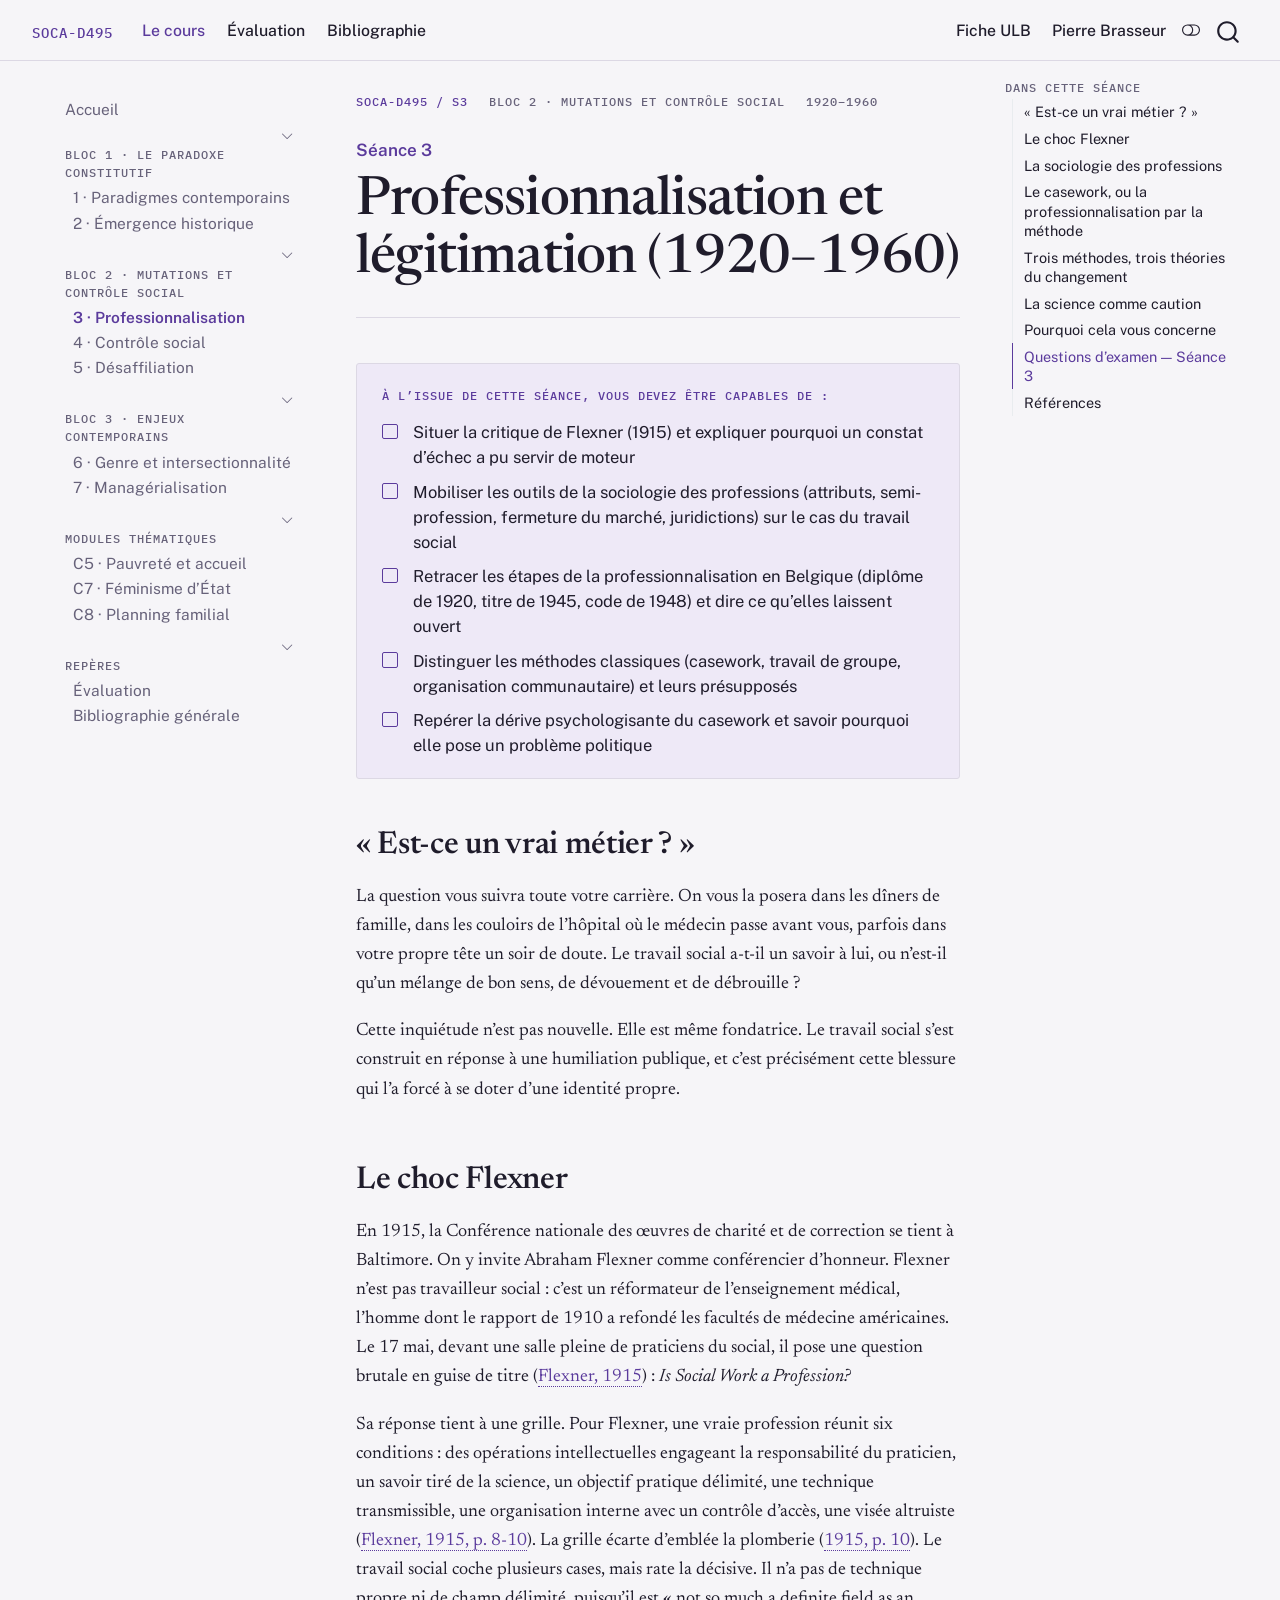
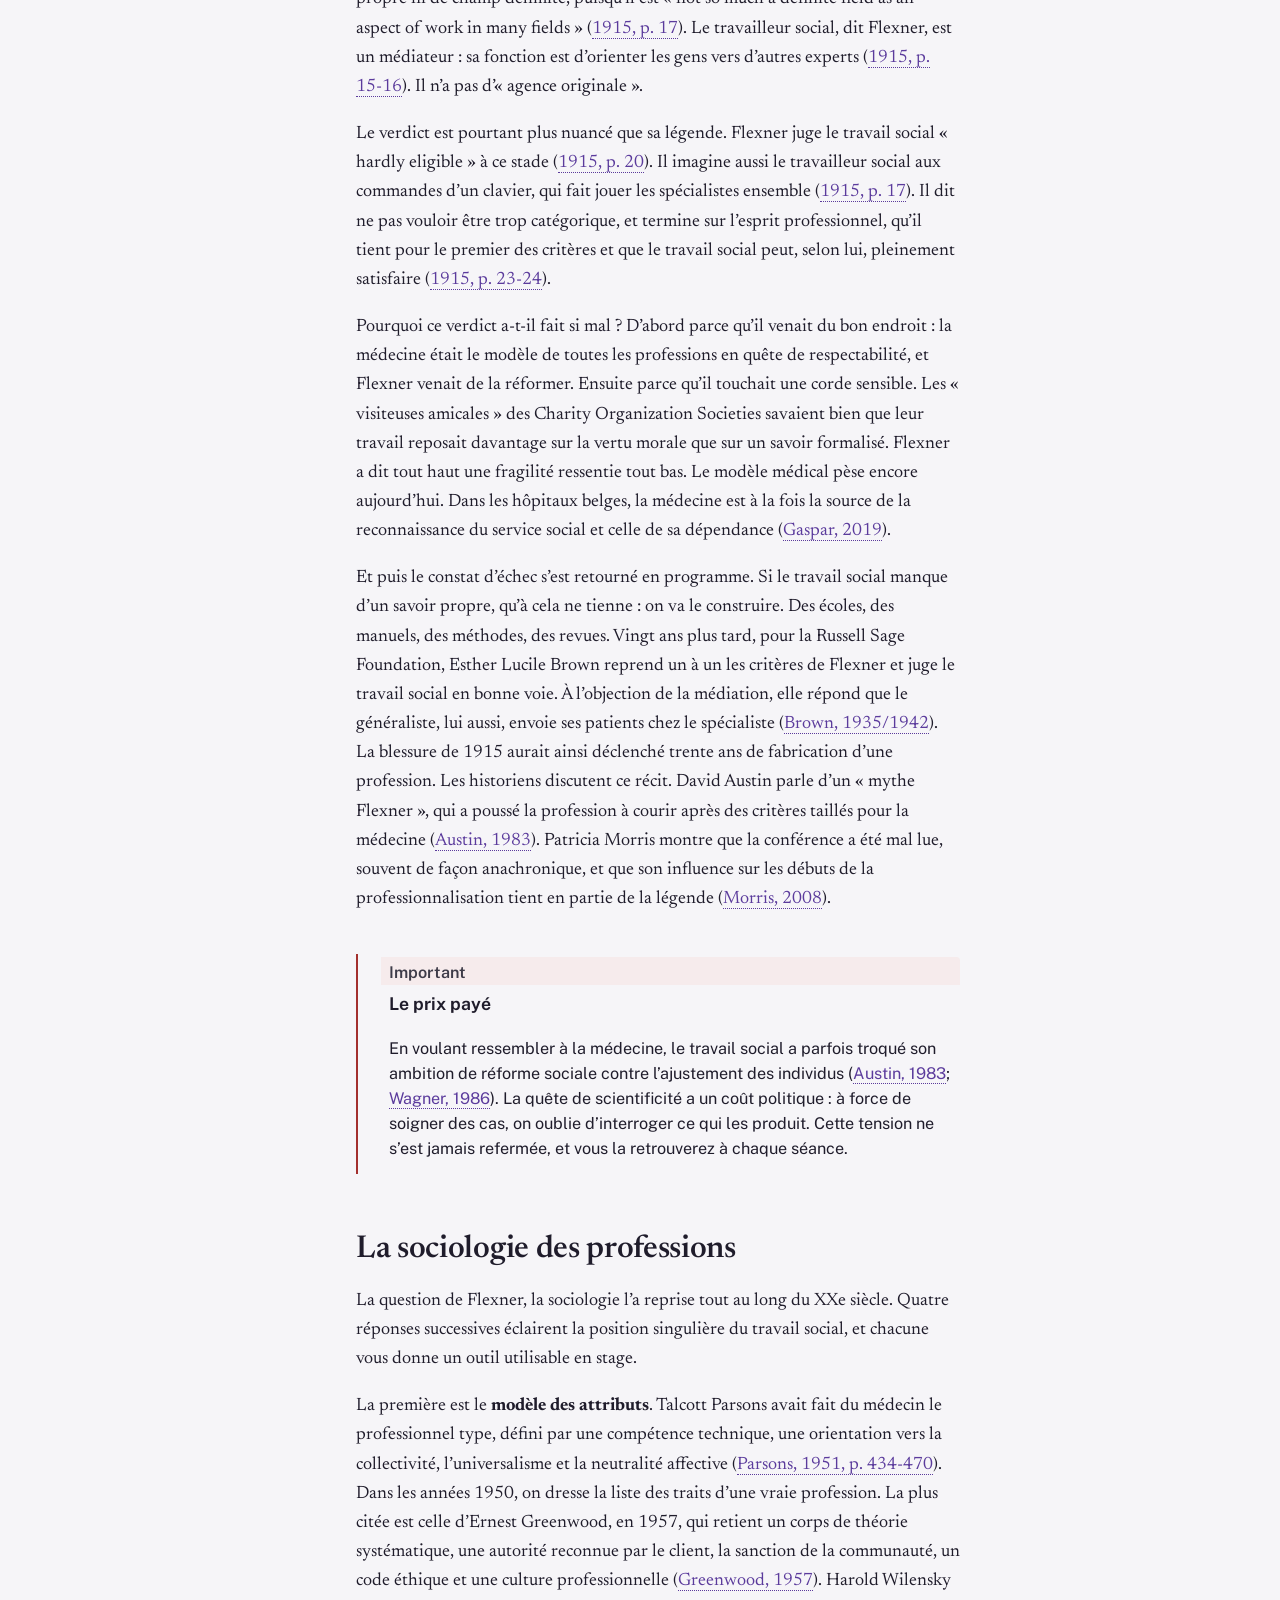
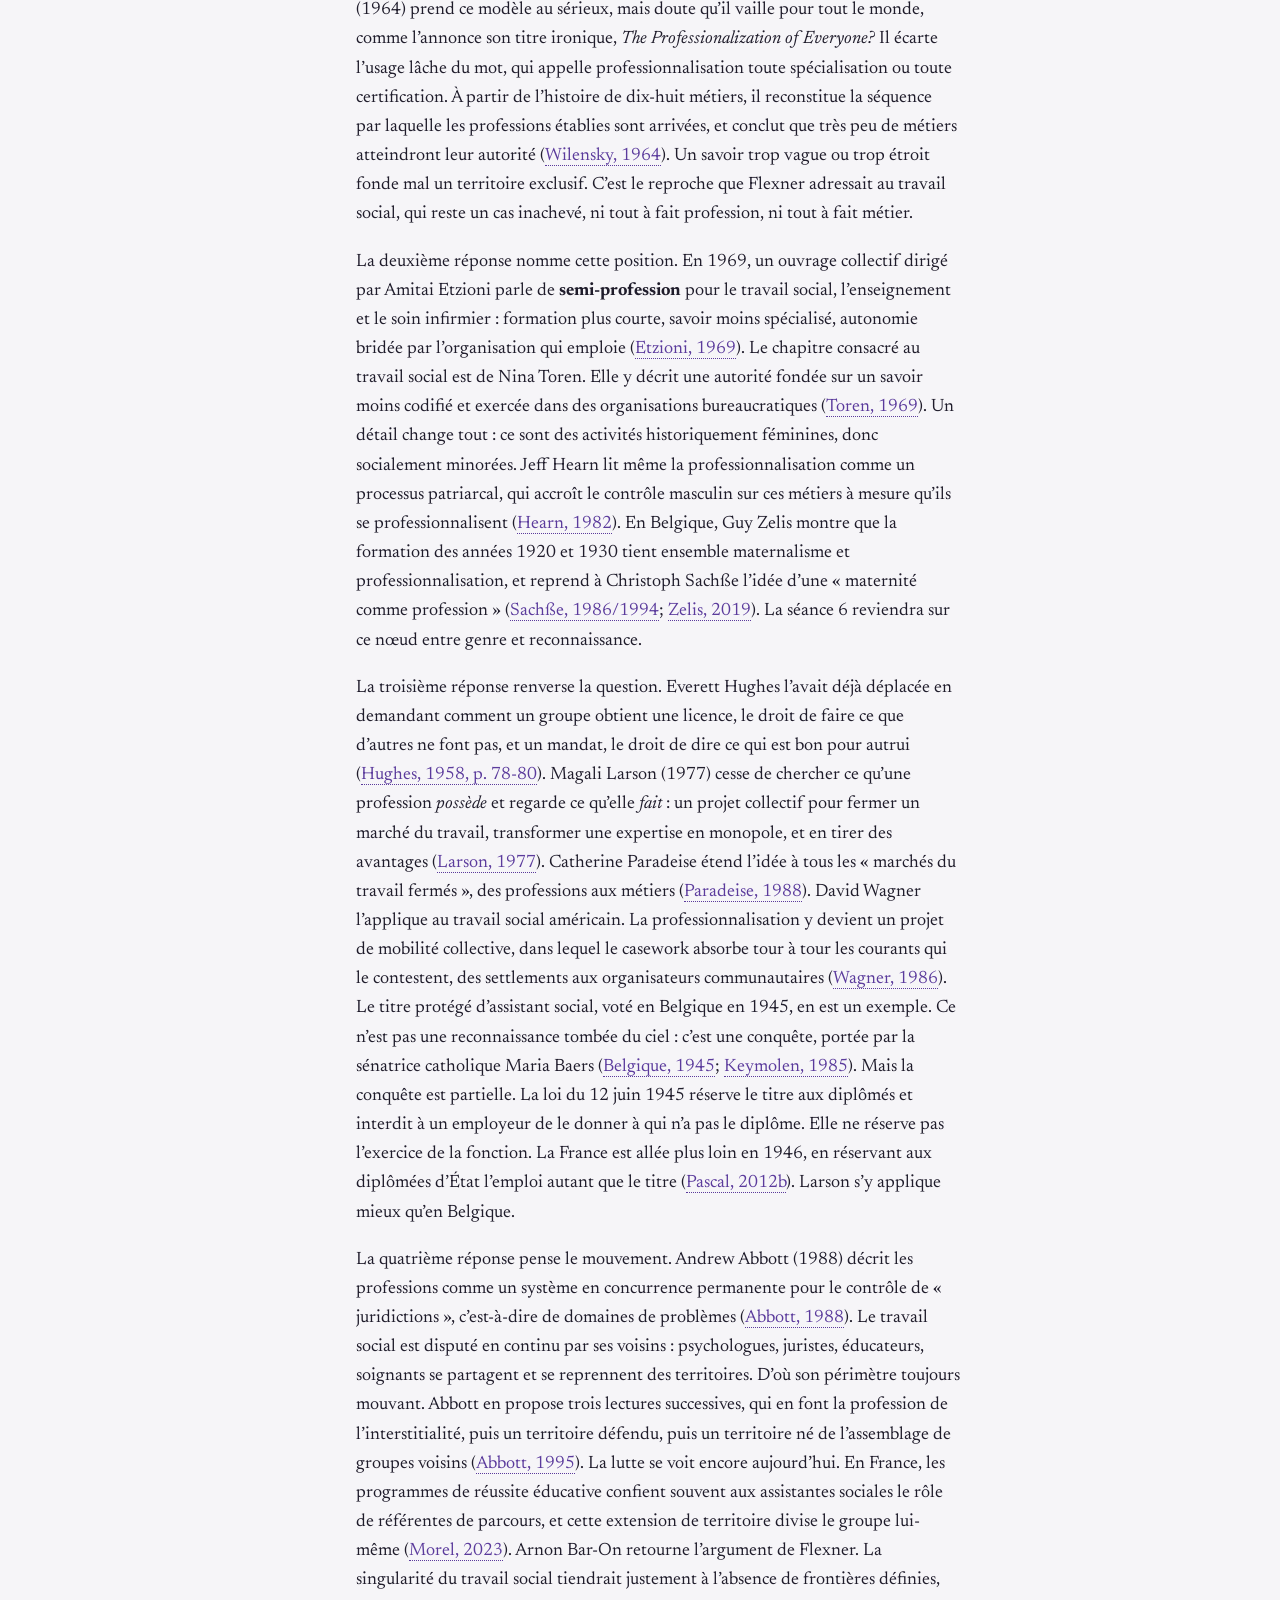
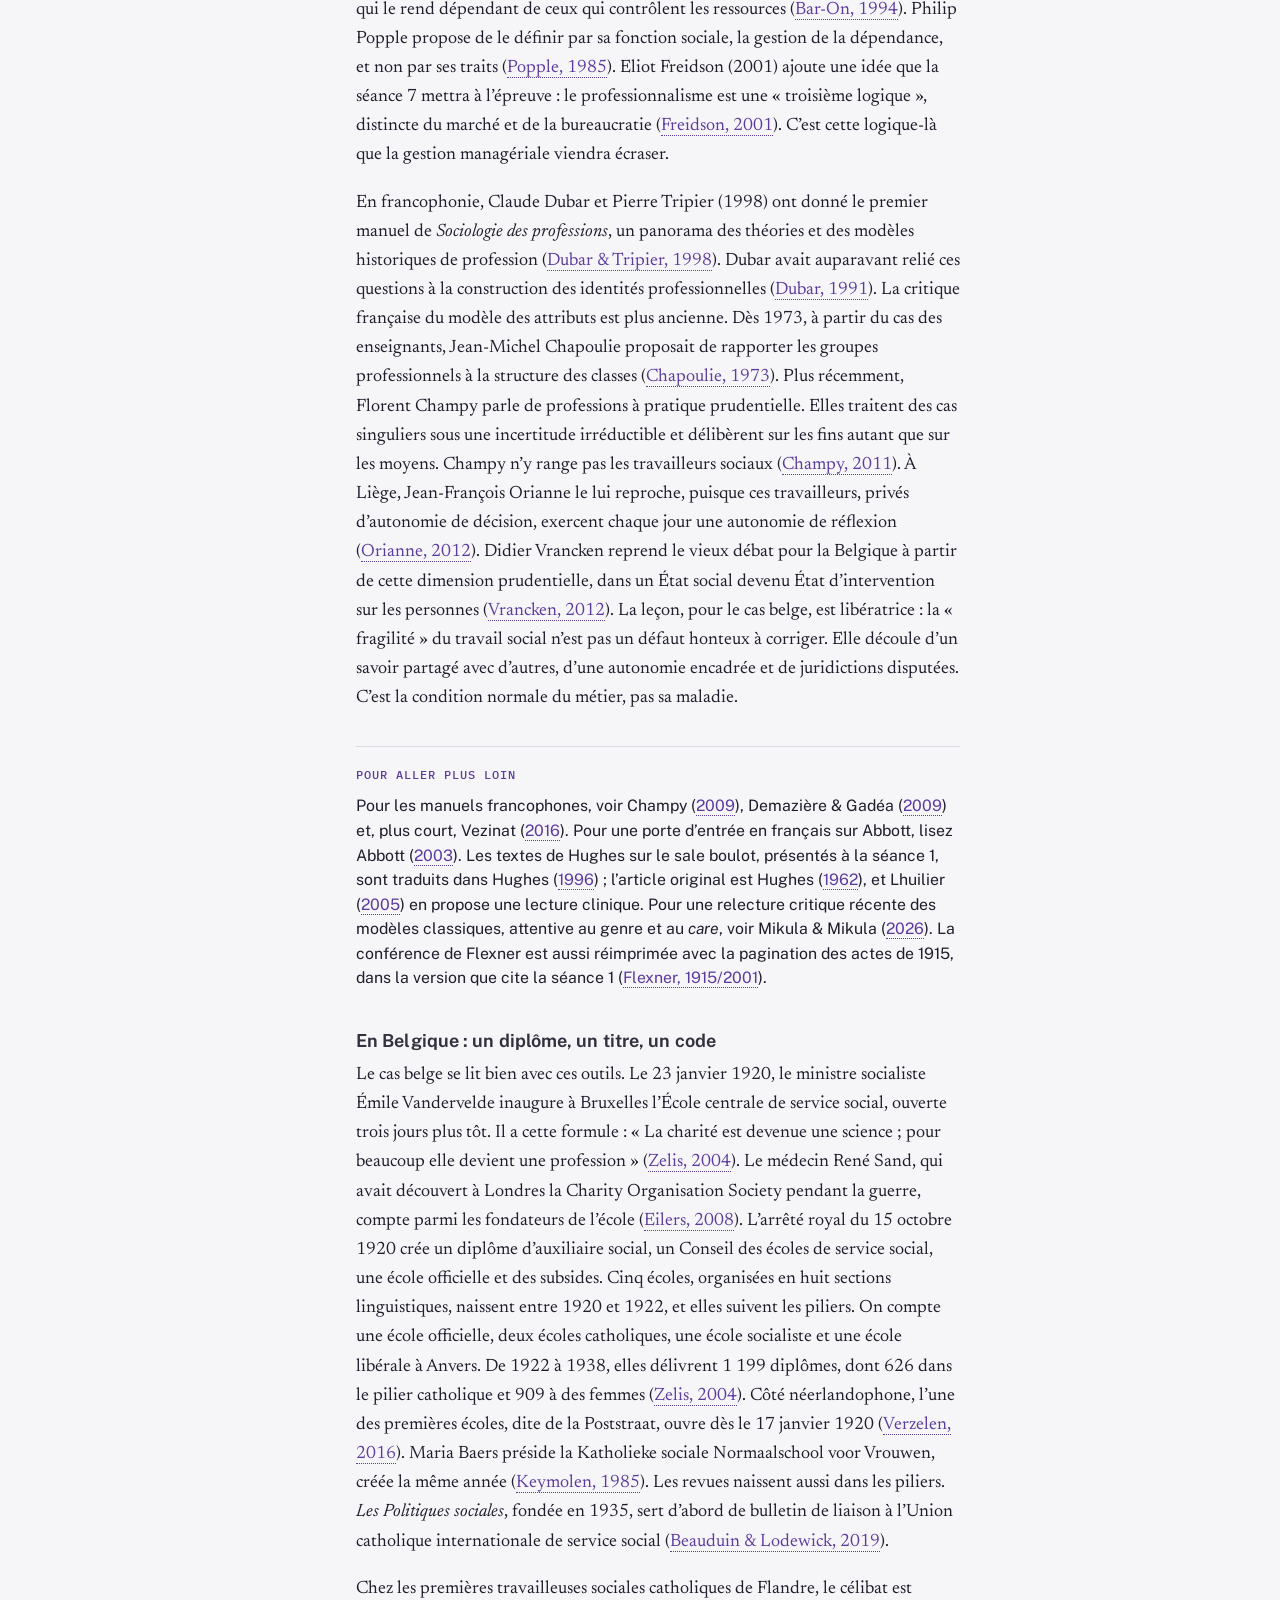
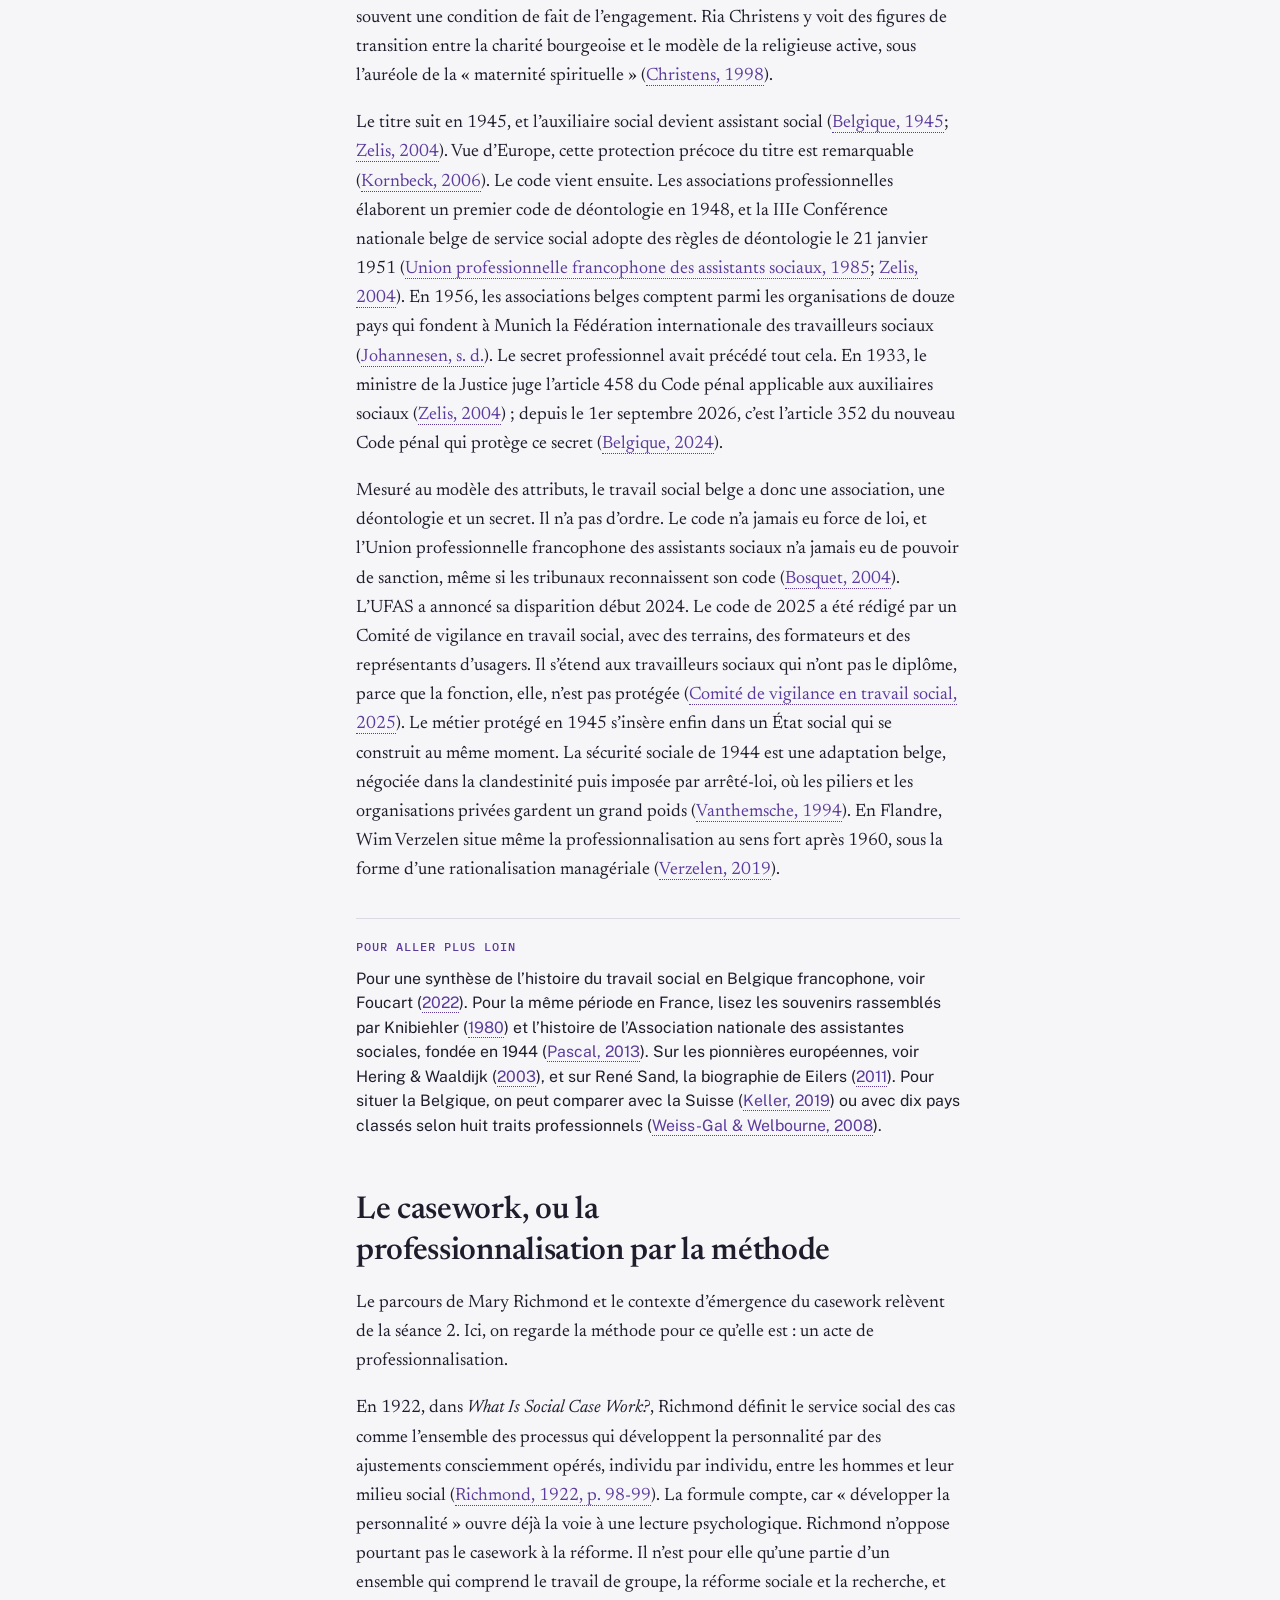
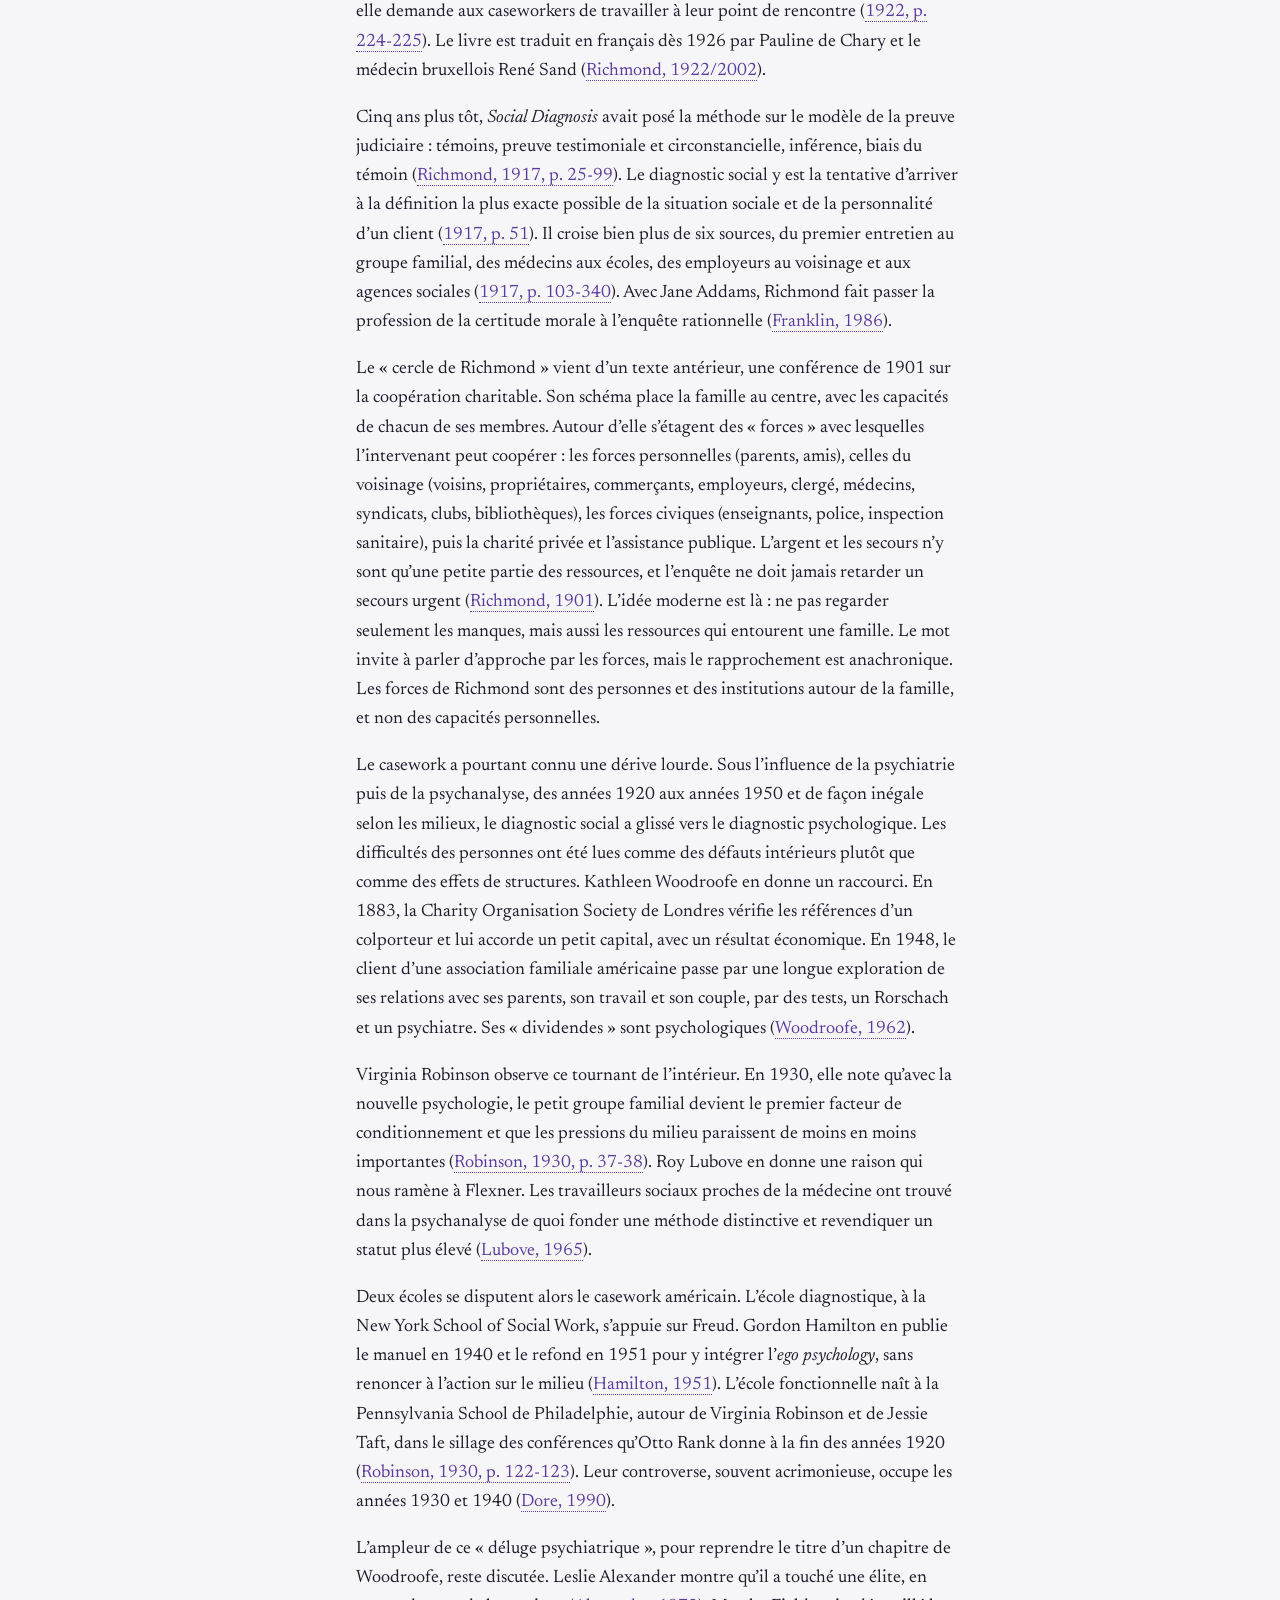
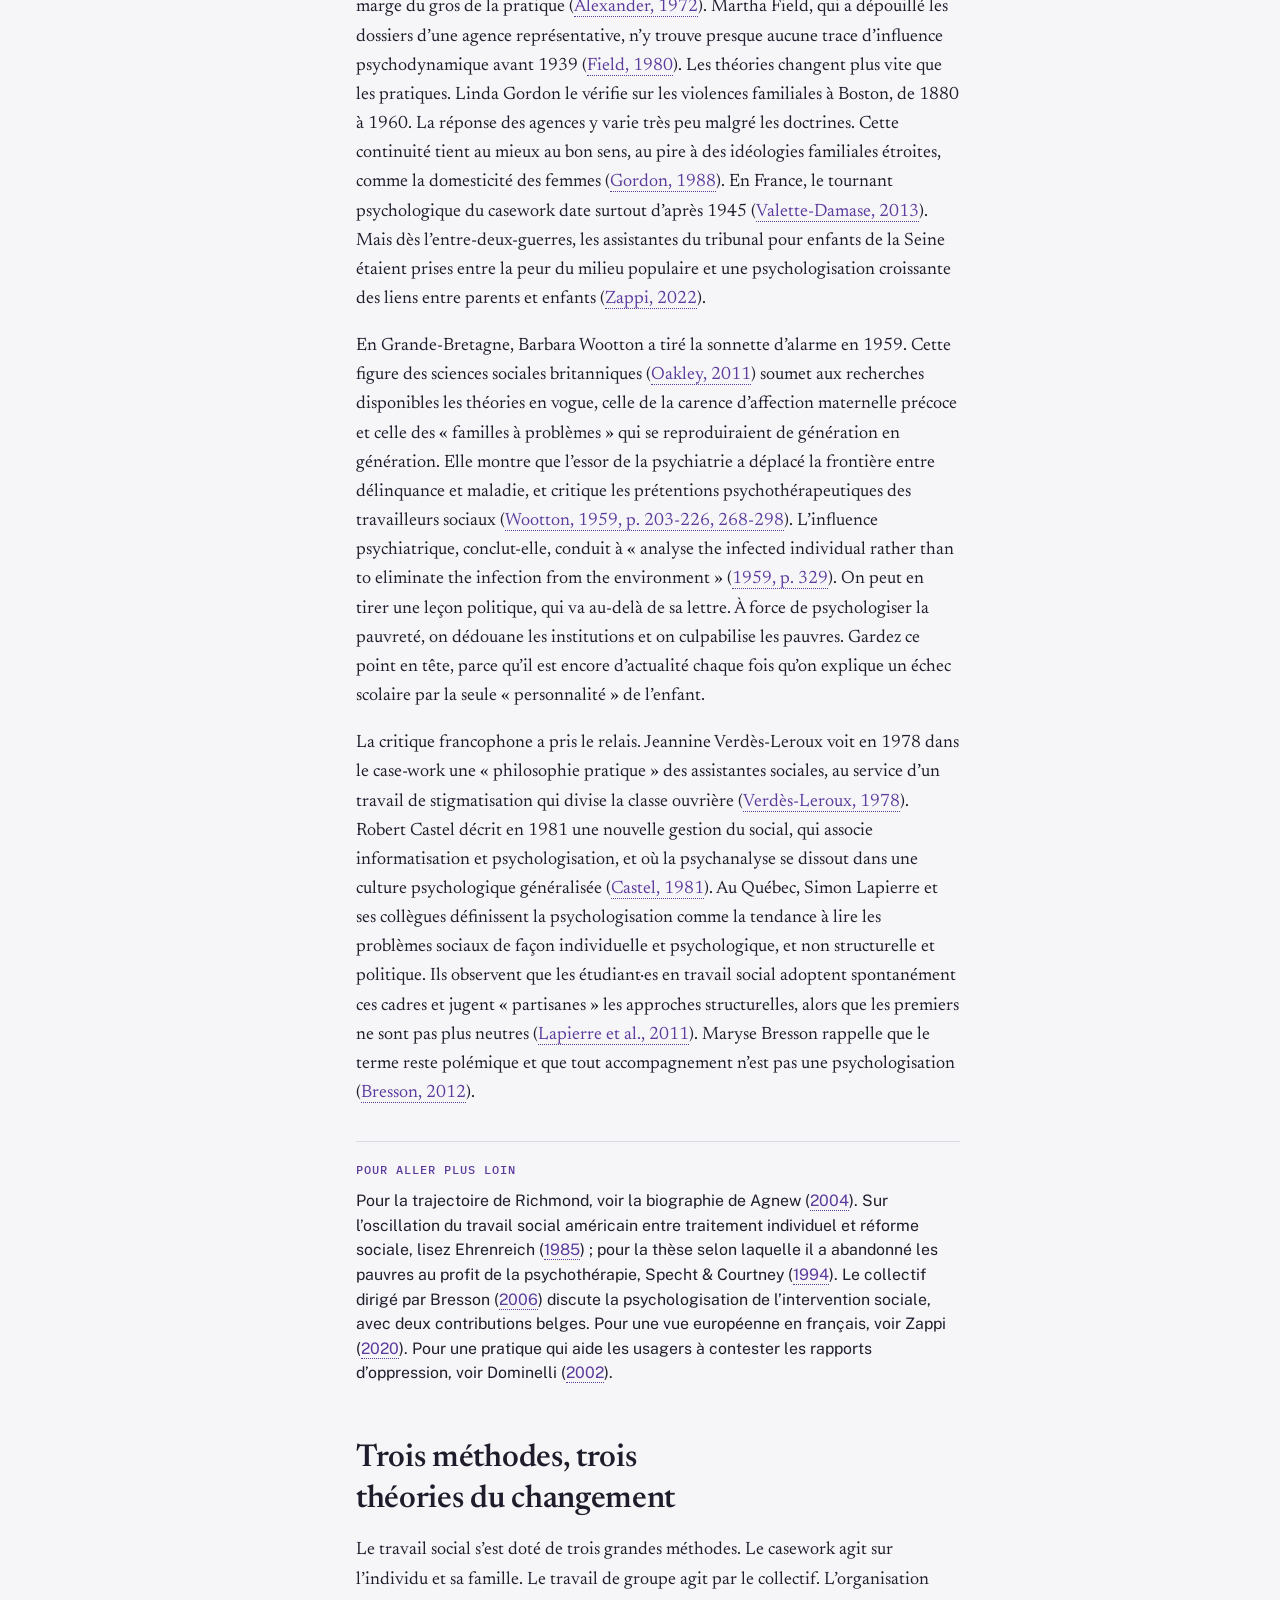
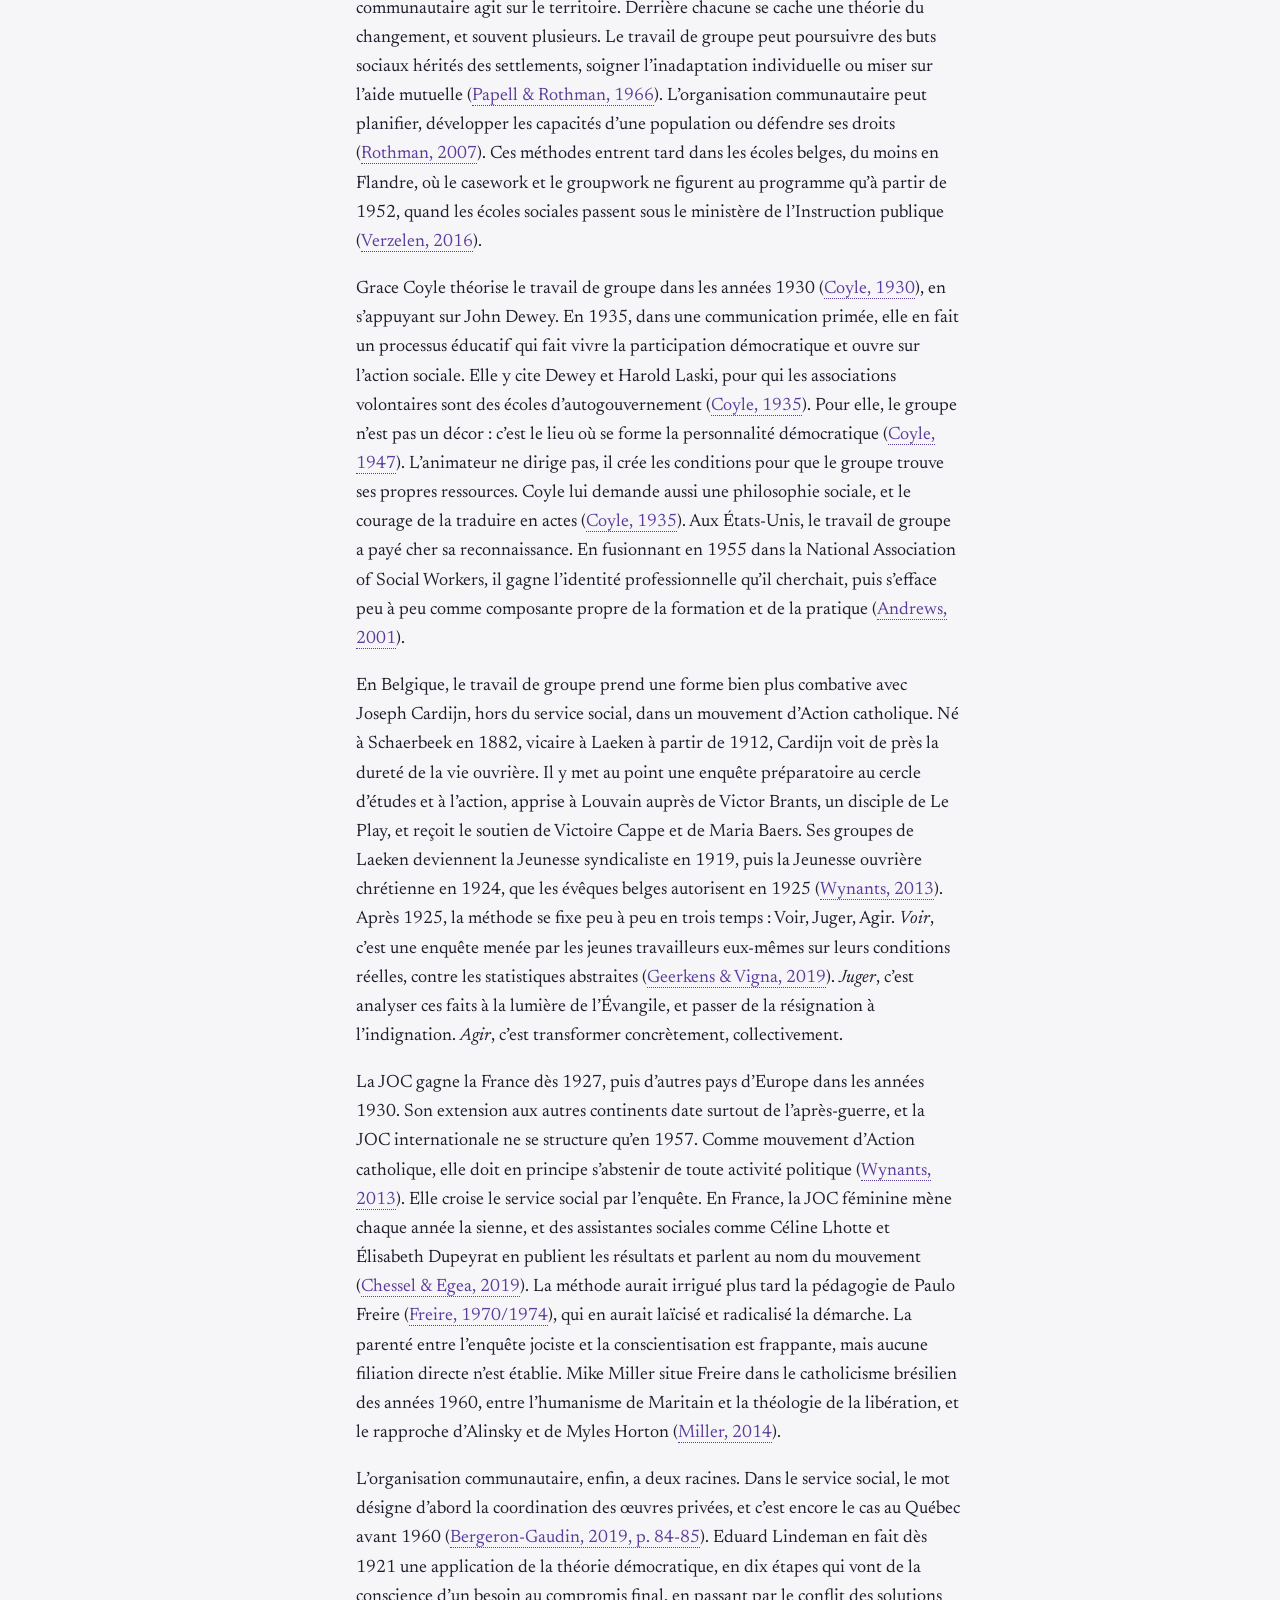
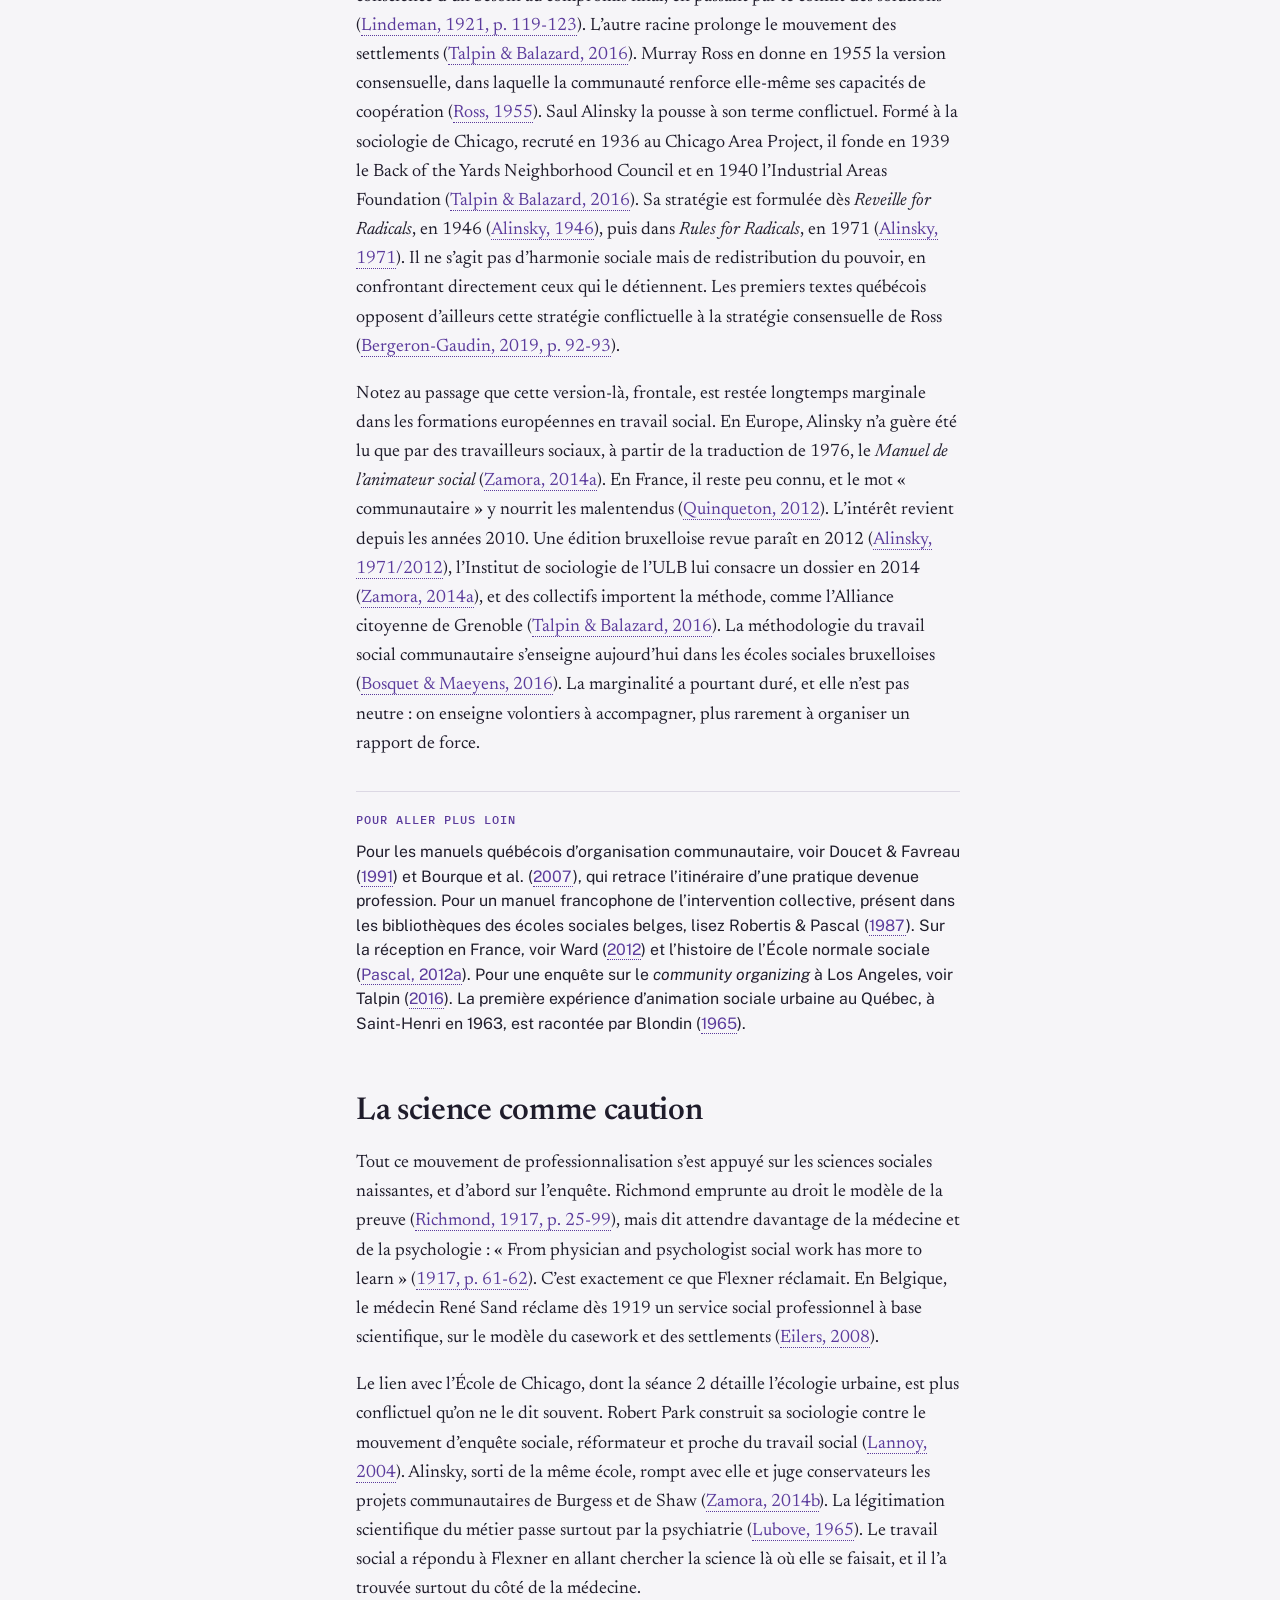
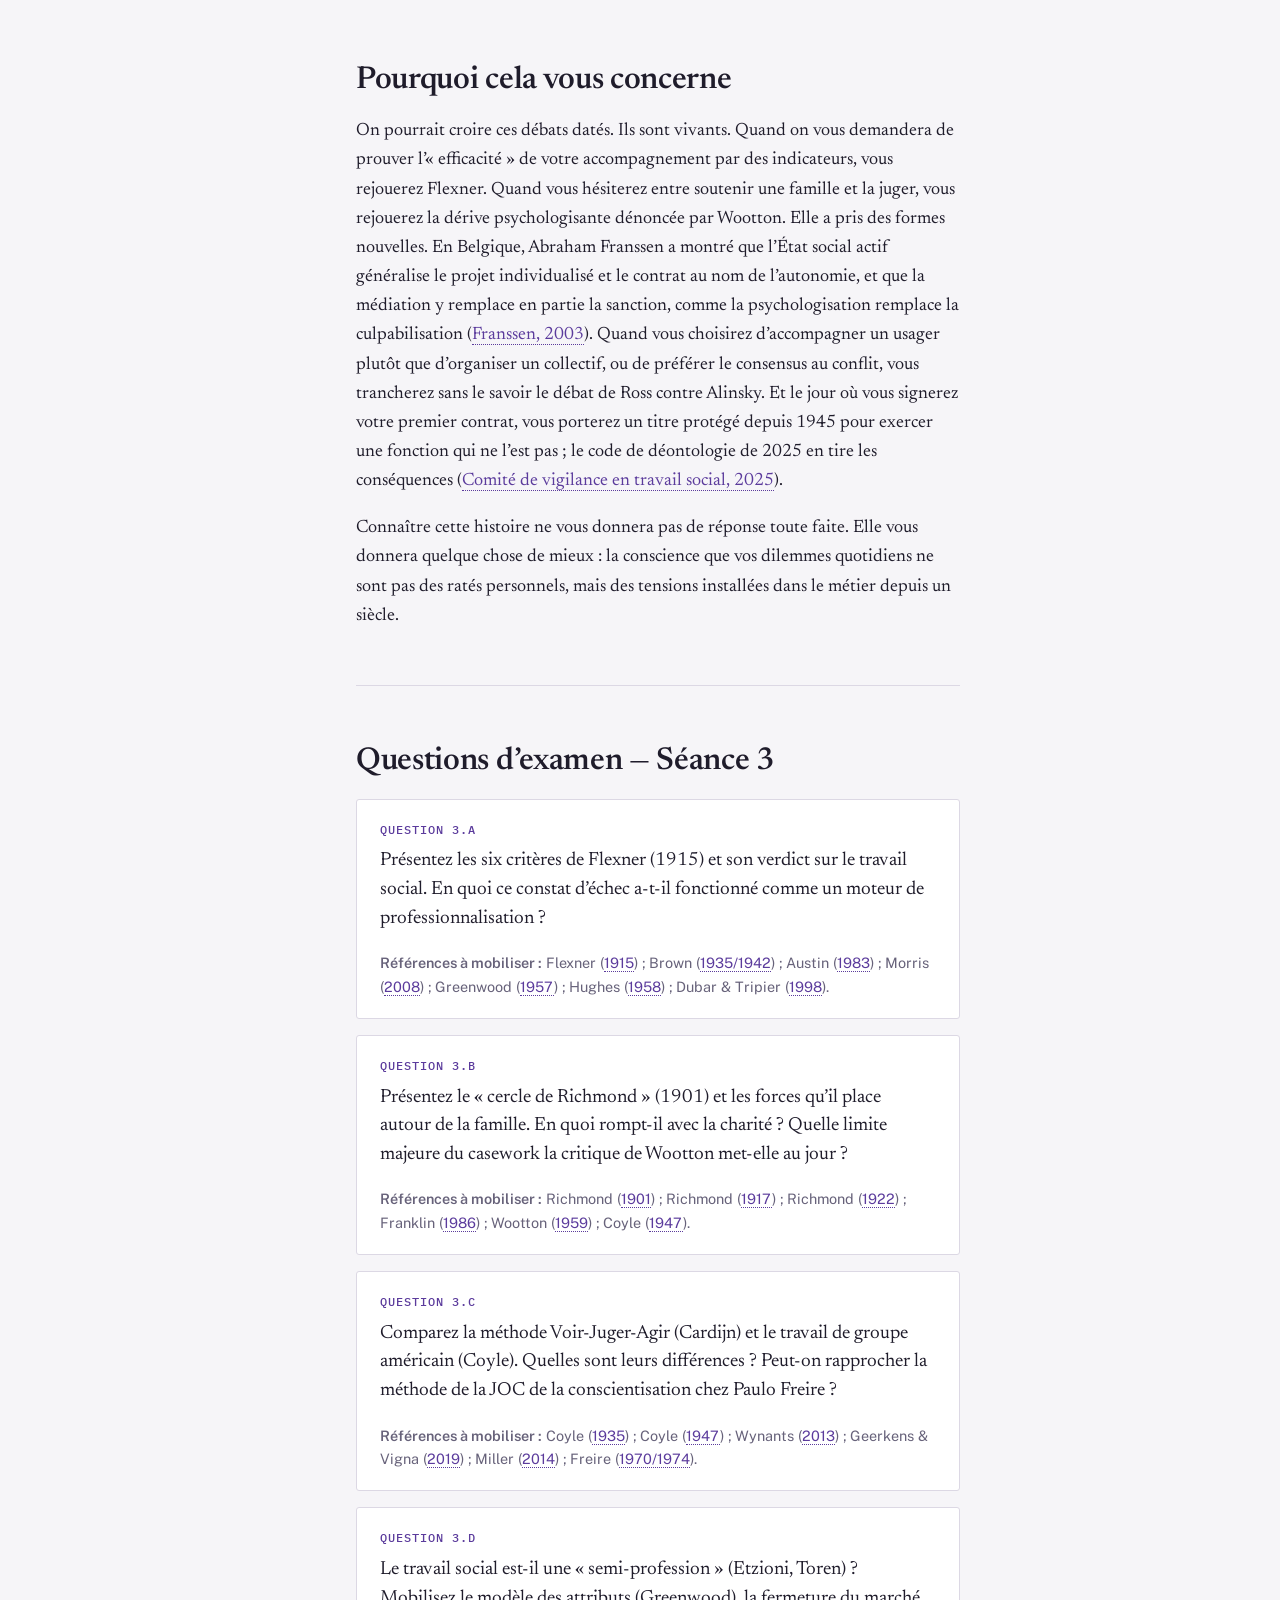
<file: docs/seance-3.html>
<!DOCTYPE html>
<html xmlns="http://www.w3.org/1999/xhtml" lang="fr" xml:lang="fr"><head>

<meta charset="utf-8">
<meta name="generator" content="quarto-1.9.38">

<meta name="viewport" content="width=device-width, initial-scale=1.0, user-scalable=yes">

<meta name="description" content="Le choc Flexner, le casework et la sociologie des professions : comment un métier cherche sa légitimité.">

<title>Professionnalisation et légitimation (1920–1960) – Théories du travail social</title>
<style>
/* Default styles provided by pandoc.
** See https://pandoc.org/MANUAL.html#variables-for-html for config info.
*/
code{white-space: pre-wrap;}
span.smallcaps{font-variant: small-caps;}
div.columns{display: flex; gap: min(4vw, 1.5em);}
div.column{flex: auto; overflow-x: auto;}
div.hanging-indent{margin-left: 1.5em; text-indent: -1.5em;}
ul.task-list{list-style: none;}
ul.task-list li input[type="checkbox"] {
  width: 0.8em;
  margin: 0 0.8em 0.2em -1em; /* quarto-specific, see https://github.com/quarto-dev/quarto-cli/issues/4556 */ 
  vertical-align: middle;
}
/* CSS for citations */
div.csl-bib-body { }
div.csl-entry {
  clear: both;
  margin-bottom: 0em;
}
.hanging-indent div.csl-entry {
  margin-left:2em;
  text-indent:-2em;
}
div.csl-left-margin {
  min-width:2em;
  float:left;
}
div.csl-right-inline {
  margin-left:2em;
  padding-left:1em;
}
div.csl-indent {
  margin-left: 2em;
}</style>


<script src="site_libs/quarto-nav/quarto-nav.js"></script>
<script src="site_libs/quarto-nav/headroom.min.js"></script>
<script src="site_libs/clipboard/clipboard.min.js"></script>
<script src="site_libs/quarto-search/autocomplete.umd.js"></script>
<script src="site_libs/quarto-search/fuse.min.js"></script>
<script src="site_libs/quarto-search/quarto-search.js"></script>
<meta name="quarto:offset" content="./">
<link href="./seance-4.html" rel="next">
<link href="./seance-2.html" rel="prev">
<link href="./favicon.svg" rel="icon" type="image/svg+xml">
<script src="site_libs/quarto-html/quarto.js" type="module"></script>
<script src="site_libs/quarto-html/tabsets/tabsets.js" type="module"></script>
<script src="site_libs/quarto-html/popper.min.js"></script>
<script src="site_libs/quarto-html/tippy.umd.min.js"></script>
<script src="site_libs/quarto-html/anchor.min.js"></script>
<link href="site_libs/quarto-html/tippy.css" rel="stylesheet">
<link href="site_libs/quarto-html/quarto-syntax-highlighting-701ecf5a3c7fe509613b743fad33545f.css" rel="stylesheet" class="quarto-color-scheme" id="quarto-text-highlighting-styles">
<link href="site_libs/quarto-html/quarto-syntax-highlighting-dark-d402f4b7d095c35e05d0c815e375e5f9.css" rel="stylesheet" class="quarto-color-scheme quarto-color-alternate" id="quarto-text-highlighting-styles">
<link href="site_libs/quarto-html/quarto-syntax-highlighting-701ecf5a3c7fe509613b743fad33545f.css" rel="stylesheet" class="quarto-color-scheme-extra" id="quarto-text-highlighting-styles">
<script src="site_libs/bootstrap/bootstrap.min.js"></script>
<link href="site_libs/bootstrap/bootstrap-icons.css" rel="stylesheet">
<link href="site_libs/bootstrap/bootstrap-ec4b35a2ecb5a0f88c46805f11164cbd.min.css" rel="stylesheet" append-hash="true" class="quarto-color-scheme" id="quarto-bootstrap" data-mode="light">
<link href="site_libs/bootstrap/bootstrap-dark-976eff664b41c7e7be51e78eb8fb4124.min.css" rel="stylesheet" append-hash="true" class="quarto-color-scheme quarto-color-alternate" id="quarto-bootstrap" data-mode="dark">
<link href="site_libs/bootstrap/bootstrap-ec4b35a2ecb5a0f88c46805f11164cbd.min.css" rel="stylesheet" append-hash="true" class="quarto-color-scheme-extra" id="quarto-bootstrap" data-mode="light">
<script id="quarto-search-options" type="application/json">{
  "location": "navbar",
  "copy-button": false,
  "collapse-after": 3,
  "panel-placement": "end",
  "type": "overlay",
  "limit": 50,
  "keyboard-shortcut": [
    "f",
    "/",
    "s"
  ],
  "language": {
    "search-no-results-text": "Pas de résultats",
    "search-matching-documents-text": "documents trouvés",
    "search-copy-link-title": "Copier le lien vers la recherche",
    "search-hide-matches-text": "Cacher les correspondances additionnelles",
    "search-more-match-text": "correspondance de plus dans ce document",
    "search-more-matches-text": "correspondances de plus dans ce document",
    "search-clear-button-title": "Effacer",
    "search-text-placeholder": "",
    "search-detached-cancel-button-title": "Annuler",
    "search-submit-button-title": "Envoyer",
    "search-label": "Recherche"
  }
}</script>
<style>html{ scroll-behavior: smooth; }</style>
<link rel="preconnect" href="https://fonts.googleapis.com">
<link rel="preconnect" href="https://fonts.gstatic.com" crossorigin="">
<link rel="stylesheet" href="https://fonts.googleapis.com/css2?family=IBM+Plex+Mono:wght@400;500&amp;family=Newsreader:ital,opsz,wght@0,6..72,400..700;1,6..72,400..600&amp;family=Public+Sans:wght@400;500;600;700&amp;display=swap">


</head>

<body class="nav-sidebar floating nav-fixed quarto-light"><script id="quarto-html-before-body" type="application/javascript">
    const toggleBodyColorMode = (bsSheetEl) => {
      const mode = bsSheetEl.getAttribute("data-mode");
      const bodyEl = window.document.querySelector("body");
      if (mode === "dark") {
        bodyEl.classList.add("quarto-dark");
        bodyEl.classList.remove("quarto-light");
      } else {
        bodyEl.classList.add("quarto-light");
        bodyEl.classList.remove("quarto-dark");
      }
    }
    const toggleBodyColorPrimary = () => {
      const bsSheetEl = window.document.querySelector("link#quarto-bootstrap:not([rel=disabled-stylesheet])");
      if (bsSheetEl) {
        toggleBodyColorMode(bsSheetEl);
      }
    }
    const setColorSchemeToggle = (alternate) => {
      const toggles = window.document.querySelectorAll('.quarto-color-scheme-toggle');
      for (let i=0; i < toggles.length; i++) {
        const toggle = toggles[i];
        if (toggle) {
          if (alternate) {
            toggle.classList.add("alternate");
          } else {
            toggle.classList.remove("alternate");
          }
        }
      }
    };
    const toggleColorMode = (alternate) => {
      // Switch the stylesheets
      const primaryStylesheets = window.document.querySelectorAll('link.quarto-color-scheme:not(.quarto-color-alternate)');
      const alternateStylesheets = window.document.querySelectorAll('link.quarto-color-scheme.quarto-color-alternate');
      manageTransitions('#quarto-margin-sidebar .nav-link', false);
      if (alternate) {
        // note: dark is layered on light, we don't disable primary!
        enableStylesheet(alternateStylesheets);
        for (const sheetNode of alternateStylesheets) {
          if (sheetNode.id === "quarto-bootstrap") {
            toggleBodyColorMode(sheetNode);
          }
        }
      } else {
        disableStylesheet(alternateStylesheets);
        enableStylesheet(primaryStylesheets)
        toggleBodyColorPrimary();
      }
      manageTransitions('#quarto-margin-sidebar .nav-link', true);
      // Switch the toggles
      setColorSchemeToggle(alternate)
      // Hack to workaround the fact that safari doesn't
      // properly recolor the scrollbar when toggling (#1455)
      if (navigator.userAgent.indexOf('Safari') > 0 && navigator.userAgent.indexOf('Chrome') == -1) {
        manageTransitions("body", false);
        window.scrollTo(0, 1);
        setTimeout(() => {
          window.scrollTo(0, 0);
          manageTransitions("body", true);
        }, 40);
      }
    }
    const disableStylesheet = (stylesheets) => {
      for (let i=0; i < stylesheets.length; i++) {
        const stylesheet = stylesheets[i];
        stylesheet.rel = 'disabled-stylesheet';
      }
    }
    const enableStylesheet = (stylesheets) => {
      for (let i=0; i < stylesheets.length; i++) {
        const stylesheet = stylesheets[i];
        if(stylesheet.rel !== 'stylesheet') { // for Chrome, which will still FOUC without this check
          stylesheet.rel = 'stylesheet';
        }
      }
    }
    const manageTransitions = (selector, allowTransitions) => {
      const els = window.document.querySelectorAll(selector);
      for (let i=0; i < els.length; i++) {
        const el = els[i];
        if (allowTransitions) {
          el.classList.remove('notransition');
        } else {
          el.classList.add('notransition');
        }
      }
    }
    const isFileUrl = () => {
      return window.location.protocol === 'file:';
    }
    const hasAlternateSentinel = () => {
      let styleSentinel = getColorSchemeSentinel();
      if (styleSentinel !== null) {
        return styleSentinel === "alternate";
      } else {
        return false;
      }
    }
    const setStyleSentinel = (alternate) => {
      const value = alternate ? "alternate" : "default";
      if (!isFileUrl()) {
        window.localStorage.setItem("quarto-color-scheme", value);
      } else {
        localAlternateSentinel = value;
      }
    }
    const getColorSchemeSentinel = () => {
      if (!isFileUrl()) {
        const storageValue = window.localStorage.getItem("quarto-color-scheme");
        return storageValue != null ? storageValue : localAlternateSentinel;
      } else {
        return localAlternateSentinel;
      }
    }
    const toggleGiscusIfUsed = (isAlternate, darkModeDefault) => {
      const baseTheme = document.querySelector('#giscus-base-theme')?.value ?? 'light';
      const alternateTheme = document.querySelector('#giscus-alt-theme')?.value ?? 'dark';
      let newTheme = '';
      if(authorPrefersDark) {
        newTheme = isAlternate ? baseTheme : alternateTheme;
      } else {
        newTheme = isAlternate ? alternateTheme : baseTheme;
      }
      const changeGiscusTheme = () => {
        // From: https://github.com/giscus/giscus/issues/336
        const sendMessage = (message) => {
          const iframe = document.querySelector('iframe.giscus-frame');
          if (!iframe) return;
          iframe.contentWindow.postMessage({ giscus: message }, 'https://giscus.app');
        }
        sendMessage({
          setConfig: {
            theme: newTheme
          }
        });
      }
      const isGiscussLoaded = window.document.querySelector('iframe.giscus-frame') !== null;
      if (isGiscussLoaded) {
        changeGiscusTheme();
      }
    };
    const authorPrefersDark = false;
    const queryPrefersDark = window.matchMedia('(prefers-color-scheme: dark)');
    const darkModeDefault = queryPrefersDark.matches;
      document.querySelector('link#quarto-text-highlighting-styles.quarto-color-scheme-extra').rel = 'disabled-stylesheet';
      document.querySelector('link#quarto-bootstrap.quarto-color-scheme-extra').rel = 'disabled-stylesheet';
    let localAlternateSentinel = darkModeDefault ? 'alternate' : 'default';
    // Dark / light mode switch
    window.quartoToggleColorScheme = () => {
      // Read the current dark / light value
      let toAlternate = !hasAlternateSentinel();
      toggleColorMode(toAlternate);
      setStyleSentinel(toAlternate);
      toggleGiscusIfUsed(toAlternate, darkModeDefault);
      window.dispatchEvent(new Event('resize'));
    };
    queryPrefersDark.addEventListener("change", e => {
      if(window.localStorage.getItem("quarto-color-scheme") !== null)
        return;
      const alternate = e.matches
      toggleColorMode(alternate);
      localAlternateSentinel = e.matches ? 'alternate' : 'default'; // this is used alongside local storage!
      toggleGiscusIfUsed(alternate, darkModeDefault);
    });
    // Switch to dark mode if need be
    if (hasAlternateSentinel()) {
      toggleColorMode(true);
    } else {
      toggleColorMode(false);
    }
  </script>

<div id="quarto-search-results"></div>
  <header id="quarto-header" class="headroom fixed-top">
    <nav class="navbar navbar-expand-lg " data-bs-theme="dark">
      <div class="navbar-container container-fluid">
      <div class="navbar-brand-container mx-auto">
    <a class="navbar-brand" href="./index.html">
    <span class="navbar-title">SOCA-D495</span>
    </a>
  </div>
            <div id="quarto-search" class="" title="Recherche"></div>
          <button class="navbar-toggler" type="button" data-bs-toggle="collapse" data-bs-target="#navbarCollapse" aria-controls="navbarCollapse" role="menu" aria-expanded="false" aria-label="Basculer la navigation" onclick="if (window.quartoToggleHeadroom) { window.quartoToggleHeadroom(); }">
  <span class="navbar-toggler-icon"></span>
</button>
          <div class="collapse navbar-collapse" id="navbarCollapse">
            <ul class="navbar-nav navbar-nav-scroll me-auto">
  <li class="nav-item">
    <a class="nav-link active" href="./index.html" aria-current="page"> 
<span class="menu-text">Le cours</span></a>
  </li>  
  <li class="nav-item">
    <a class="nav-link" href="./evaluation.html"> 
<span class="menu-text">Évaluation</span></a>
  </li>  
  <li class="nav-item">
    <a class="nav-link" href="./references.html"> 
<span class="menu-text">Bibliographie</span></a>
  </li>  
</ul>
            <ul class="navbar-nav navbar-nav-scroll ms-auto">
  <li class="nav-item">
    <a class="nav-link" href="https://www.ulb.be/fr/programme/soca-d495-1"> 
<span class="menu-text">Fiche ULB</span></a>
  </li>  
  <li class="nav-item">
    <a class="nav-link" href="https://pierrebrasseur.github.io/cours-soca-d495.html"> 
<span class="menu-text">Pierre Brasseur</span></a>
  </li>  
</ul>
          </div> <!-- /navcollapse -->
            <div class="quarto-navbar-tools">
  <a href="" class="quarto-color-scheme-toggle quarto-navigation-tool  px-1" onclick="window.quartoToggleColorScheme(); return false;" title="Basculer le mode sombre"><i class="bi"></i></a>
</div>
      </div> <!-- /container-fluid -->
    </nav>
  <nav class="quarto-secondary-nav">
    <div class="container-fluid d-flex">
      <button type="button" class="quarto-btn-toggle btn" data-bs-toggle="collapse" role="button" data-bs-target=".quarto-sidebar-collapse-item" aria-controls="quarto-sidebar" aria-expanded="false" aria-label="Basculer la barre latérale" onclick="if (window.quartoToggleHeadroom) { window.quartoToggleHeadroom(); }">
        <i class="bi bi-layout-text-sidebar-reverse"></i>
      </button>
        <a class="flex-grow-1 no-decor" role="navigation" data-bs-toggle="collapse" data-bs-target=".quarto-sidebar-collapse-item" aria-controls="quarto-sidebar" aria-expanded="false" aria-label="Basculer la barre latérale" onclick="if (window.quartoToggleHeadroom) { window.quartoToggleHeadroom(); }">      
          <h1 class="quarto-secondary-nav-title">Professionnalisation et légitimation (1920–1960)</h1>
        </a>     
    </div>
  </nav>
</header>
<!-- content -->
<div id="quarto-content" class="quarto-container page-columns page-rows-contents page-layout-article page-navbar">
<!-- sidebar -->
  <nav id="quarto-sidebar" class="sidebar collapse collapse-horizontal quarto-sidebar-collapse-item sidebar-navigation floating overflow-auto">
    <div class="sidebar-menu-container"> 
    <ul class="list-unstyled mt-1">
        <li class="sidebar-item">
  <div class="sidebar-item-container"> 
  <a href="./index.html" class="sidebar-item-text sidebar-link">
 <span class="menu-text">Accueil</span></a>
  </div>
</li>
        <li class="sidebar-item sidebar-item-section">
      <div class="sidebar-item-container"> 
            <a class="sidebar-item-text sidebar-link text-start" data-bs-toggle="collapse" data-bs-target="#quarto-sidebar-section-1" role="navigation" aria-expanded="true">
 <span class="menu-text">Bloc 1 · Le paradoxe constitutif</span></a>
          <a class="sidebar-item-toggle text-start" data-bs-toggle="collapse" data-bs-target="#quarto-sidebar-section-1" role="navigation" aria-expanded="true" aria-label="Basculer la section">
            <i class="bi bi-chevron-right ms-2"></i>
          </a> 
      </div>
      <ul id="quarto-sidebar-section-1" class="collapse list-unstyled sidebar-section depth1 show">  
          <li class="sidebar-item">
  <div class="sidebar-item-container"> 
  <a href="./seance-1.html" class="sidebar-item-text sidebar-link">
 <span class="menu-text">1 · Paradigmes contemporains</span></a>
  </div>
</li>
          <li class="sidebar-item">
  <div class="sidebar-item-container"> 
  <a href="./seance-2.html" class="sidebar-item-text sidebar-link">
 <span class="menu-text">2 · Émergence historique</span></a>
  </div>
</li>
      </ul>
  </li>
        <li class="sidebar-item sidebar-item-section">
      <div class="sidebar-item-container"> 
            <a class="sidebar-item-text sidebar-link text-start" data-bs-toggle="collapse" data-bs-target="#quarto-sidebar-section-2" role="navigation" aria-expanded="true">
 <span class="menu-text">Bloc 2 · Mutations et contrôle social</span></a>
          <a class="sidebar-item-toggle text-start" data-bs-toggle="collapse" data-bs-target="#quarto-sidebar-section-2" role="navigation" aria-expanded="true" aria-label="Basculer la section">
            <i class="bi bi-chevron-right ms-2"></i>
          </a> 
      </div>
      <ul id="quarto-sidebar-section-2" class="collapse list-unstyled sidebar-section depth1 show">  
          <li class="sidebar-item">
  <div class="sidebar-item-container"> 
  <a href="./seance-3.html" class="sidebar-item-text sidebar-link active">
 <span class="menu-text">3 · Professionnalisation</span></a>
  </div>
</li>
          <li class="sidebar-item">
  <div class="sidebar-item-container"> 
  <a href="./seance-4.html" class="sidebar-item-text sidebar-link">
 <span class="menu-text">4 · Contrôle social</span></a>
  </div>
</li>
          <li class="sidebar-item">
  <div class="sidebar-item-container"> 
  <a href="./seance-5.html" class="sidebar-item-text sidebar-link">
 <span class="menu-text">5 · Désaffiliation</span></a>
  </div>
</li>
      </ul>
  </li>
        <li class="sidebar-item sidebar-item-section">
      <div class="sidebar-item-container"> 
            <a class="sidebar-item-text sidebar-link text-start" data-bs-toggle="collapse" data-bs-target="#quarto-sidebar-section-3" role="navigation" aria-expanded="true">
 <span class="menu-text">Bloc 3 · Enjeux contemporains</span></a>
          <a class="sidebar-item-toggle text-start" data-bs-toggle="collapse" data-bs-target="#quarto-sidebar-section-3" role="navigation" aria-expanded="true" aria-label="Basculer la section">
            <i class="bi bi-chevron-right ms-2"></i>
          </a> 
      </div>
      <ul id="quarto-sidebar-section-3" class="collapse list-unstyled sidebar-section depth1 show">  
          <li class="sidebar-item">
  <div class="sidebar-item-container"> 
  <a href="./seance-6.html" class="sidebar-item-text sidebar-link">
 <span class="menu-text">6 · Genre et intersectionnalité</span></a>
  </div>
</li>
          <li class="sidebar-item">
  <div class="sidebar-item-container"> 
  <a href="./seance-7.html" class="sidebar-item-text sidebar-link">
 <span class="menu-text">7 · Managérialisation</span></a>
  </div>
</li>
      </ul>
  </li>
        <li class="sidebar-item sidebar-item-section">
      <div class="sidebar-item-container"> 
            <a class="sidebar-item-text sidebar-link text-start" data-bs-toggle="collapse" data-bs-target="#quarto-sidebar-section-4" role="navigation" aria-expanded="true">
 <span class="menu-text">Modules thématiques</span></a>
          <a class="sidebar-item-toggle text-start" data-bs-toggle="collapse" data-bs-target="#quarto-sidebar-section-4" role="navigation" aria-expanded="true" aria-label="Basculer la section">
            <i class="bi bi-chevron-right ms-2"></i>
          </a> 
      </div>
      <ul id="quarto-sidebar-section-4" class="collapse list-unstyled sidebar-section depth1 show">  
          <li class="sidebar-item">
  <div class="sidebar-item-container"> 
  <a href="./module-c5.html" class="sidebar-item-text sidebar-link">
 <span class="menu-text">C5 · Pauvreté et accueil</span></a>
  </div>
</li>
          <li class="sidebar-item">
  <div class="sidebar-item-container"> 
  <a href="./module-c7.html" class="sidebar-item-text sidebar-link">
 <span class="menu-text">C7 · Féminisme d’État</span></a>
  </div>
</li>
          <li class="sidebar-item">
  <div class="sidebar-item-container"> 
  <a href="./module-c8.html" class="sidebar-item-text sidebar-link">
 <span class="menu-text">C8 · Planning familial</span></a>
  </div>
</li>
      </ul>
  </li>
        <li class="sidebar-item sidebar-item-section">
      <div class="sidebar-item-container"> 
            <a class="sidebar-item-text sidebar-link text-start" data-bs-toggle="collapse" data-bs-target="#quarto-sidebar-section-5" role="navigation" aria-expanded="true">
 <span class="menu-text">Repères</span></a>
          <a class="sidebar-item-toggle text-start" data-bs-toggle="collapse" data-bs-target="#quarto-sidebar-section-5" role="navigation" aria-expanded="true" aria-label="Basculer la section">
            <i class="bi bi-chevron-right ms-2"></i>
          </a> 
      </div>
      <ul id="quarto-sidebar-section-5" class="collapse list-unstyled sidebar-section depth1 show">  
          <li class="sidebar-item">
  <div class="sidebar-item-container"> 
  <a href="./evaluation.html" class="sidebar-item-text sidebar-link">
 <span class="menu-text">Évaluation</span></a>
  </div>
</li>
          <li class="sidebar-item">
  <div class="sidebar-item-container"> 
  <a href="./references.html" class="sidebar-item-text sidebar-link">
 <span class="menu-text">Bibliographie générale</span></a>
  </div>
</li>
      </ul>
  </li>
    </ul>
    </div>
</nav>
<div id="quarto-sidebar-glass" class="quarto-sidebar-collapse-item" data-bs-toggle="collapse" data-bs-target=".quarto-sidebar-collapse-item"></div>
<!-- margin-sidebar -->
    <div id="quarto-margin-sidebar" class="sidebar margin-sidebar">
        <nav id="TOC" role="doc-toc" class="toc-active">
    <h2 id="toc-title">Dans cette séance</h2>
   
  <ul class="collapse">
  <li><a href="#est-ce-un-vrai-métier" id="toc-est-ce-un-vrai-métier" class="nav-link active" data-scroll-target="#est-ce-un-vrai-métier">« Est-ce un vrai métier ? »</a></li>
  <li><a href="#le-choc-flexner" id="toc-le-choc-flexner" class="nav-link" data-scroll-target="#le-choc-flexner">Le choc Flexner</a></li>
  <li><a href="#la-sociologie-des-professions" id="toc-la-sociologie-des-professions" class="nav-link" data-scroll-target="#la-sociologie-des-professions">La sociologie des professions</a></li>
  <li><a href="#le-casework-ou-la-professionnalisation-par-la-méthode" id="toc-le-casework-ou-la-professionnalisation-par-la-méthode" class="nav-link" data-scroll-target="#le-casework-ou-la-professionnalisation-par-la-méthode">Le casework, ou la professionnalisation par la méthode</a></li>
  <li><a href="#trois-méthodes-trois-théories-du-changement" id="toc-trois-méthodes-trois-théories-du-changement" class="nav-link" data-scroll-target="#trois-méthodes-trois-théories-du-changement">Trois méthodes, trois théories du changement</a></li>
  <li><a href="#la-science-comme-caution" id="toc-la-science-comme-caution" class="nav-link" data-scroll-target="#la-science-comme-caution">La science comme caution</a></li>
  <li><a href="#pourquoi-cela-vous-concerne" id="toc-pourquoi-cela-vous-concerne" class="nav-link" data-scroll-target="#pourquoi-cela-vous-concerne">Pourquoi cela vous concerne</a></li>
  <li><a href="#questions-dexamen-séance-3" id="toc-questions-dexamen-séance-3" class="nav-link" data-scroll-target="#questions-dexamen-séance-3">Questions d’examen — Séance 3</a></li>
  <li><a href="#références" id="toc-références" class="nav-link" data-scroll-target="#références">Références</a></li>
  </ul>
</nav>
    </div>
<!-- main -->
<main class="content" id="quarto-document-content">


<header id="title-block-header" class="quarto-title-block fiche-header">
<div class="fiche-meta">
  <span class="fiche-ref">SOCA-D495 / S3</span>
  <span>Bloc 2 · Mutations et contrôle social</span>
  <span>1920–1960</span>
</div>
<p class="fiche-numero">Séance 3</p>
<h1 class="title d-none d-lg-block display-7">Professionnalisation et légitimation (1920–1960)</h1>
</header>



<div class="objectifs">
<p><strong>À l’issue de cette séance, vous devez être capables de :</strong></p>
<ul>
<li>Situer la critique de Flexner (1915) et expliquer pourquoi un constat d’échec a pu servir de moteur</li>
<li>Mobiliser les outils de la sociologie des professions (attributs, semi-profession, fermeture du marché, juridictions) sur le cas du travail social</li>
<li>Retracer les étapes de la professionnalisation en Belgique (diplôme de 1920, titre de 1945, code de 1948) et dire ce qu’elles laissent ouvert</li>
<li>Distinguer les méthodes classiques (casework, travail de groupe, organisation communautaire) et leurs présupposés</li>
<li>Repérer la dérive psychologisante du casework et savoir pourquoi elle pose un problème politique</li>
</ul>
</div>
<section id="est-ce-un-vrai-métier" class="level2">
<h2 class="anchored" data-anchor-id="est-ce-un-vrai-métier">« Est-ce un vrai métier ? »</h2>
<p>La question vous suivra toute votre carrière. On vous la posera dans les dîners de famille, dans les couloirs de l’hôpital où le médecin passe avant vous, parfois dans votre propre tête un soir de doute. Le travail social a-t-il un savoir à lui, ou n’est-il qu’un mélange de bon sens, de dévouement et de débrouille ?</p>
<p>Cette inquiétude n’est pas nouvelle. Elle est même fondatrice. Le travail social s’est construit en réponse à une humiliation publique, et c’est précisément cette blessure qui l’a forcé à se doter d’une identité propre.</p>
</section>
<section id="le-choc-flexner" class="level2">
<h2 class="anchored" data-anchor-id="le-choc-flexner">Le choc Flexner</h2>
<p>En 1915, la Conférence nationale des œuvres de charité et de correction se tient à Baltimore. On y invite Abraham Flexner comme conférencier d’honneur. Flexner n’est pas travailleur social : c’est un réformateur de l’enseignement médical, l’homme dont le rapport de 1910 a refondé les facultés de médecine américaines. Le 17 mai, devant une salle pleine de praticiens du social, il pose une question brutale en guise de titre <span class="citation" data-cites="flexner1915">(<a href="#ref-flexner1915" role="doc-biblioref">Flexner, 1915</a>)</span> : <em>Is Social Work a Profession?</em></p>
<p>Sa réponse tient à une grille. Pour Flexner, une vraie profession réunit six conditions : des opérations intellectuelles engageant la responsabilité du praticien, un savoir tiré de la science, un objectif pratique délimité, une technique transmissible, une organisation interne avec un contrôle d’accès, une visée altruiste <span class="citation" data-cites="flexner1915">(<a href="#ref-flexner1915" role="doc-biblioref">Flexner, 1915, p. 8‑10</a>)</span>. La grille écarte d’emblée la plomberie <span class="citation" data-cites="flexner1915">(<a href="#ref-flexner1915" role="doc-biblioref">1915, p. 10</a>)</span>. Le travail social coche plusieurs cases, mais rate la décisive. Il n’a pas de technique propre ni de champ délimité, puisqu’il est « not so much a definite field as an aspect of work in many fields » <span class="citation" data-cites="flexner1915">(<a href="#ref-flexner1915" role="doc-biblioref">1915, p. 17</a>)</span>. Le travailleur social, dit Flexner, est un médiateur : sa fonction est d’orienter les gens vers d’autres experts <span class="citation" data-cites="flexner1915">(<a href="#ref-flexner1915" role="doc-biblioref">1915, p. 15‑16</a>)</span>. Il n’a pas d’« agence originale ».</p>
<p>Le verdict est pourtant plus nuancé que sa légende. Flexner juge le travail social « hardly eligible » à ce stade <span class="citation" data-cites="flexner1915">(<a href="#ref-flexner1915" role="doc-biblioref">1915, p. 20</a>)</span>. Il imagine aussi le travailleur social aux commandes d’un clavier, qui fait jouer les spécialistes ensemble <span class="citation" data-cites="flexner1915">(<a href="#ref-flexner1915" role="doc-biblioref">1915, p. 17</a>)</span>. Il dit ne pas vouloir être trop catégorique, et termine sur l’esprit professionnel, qu’il tient pour le premier des critères et que le travail social peut, selon lui, pleinement satisfaire <span class="citation" data-cites="flexner1915">(<a href="#ref-flexner1915" role="doc-biblioref">1915, p. 23‑24</a>)</span>.</p>
<p>Pourquoi ce verdict a-t-il fait si mal ? D’abord parce qu’il venait du bon endroit : la médecine était le modèle de toutes les professions en quête de respectabilité, et Flexner venait de la réformer. Ensuite parce qu’il touchait une corde sensible. Les « visiteuses amicales » des Charity Organization Societies savaient bien que leur travail reposait davantage sur la vertu morale que sur un savoir formalisé. Flexner a dit tout haut une fragilité ressentie tout bas. Le modèle médical pèse encore aujourd’hui. Dans les hôpitaux belges, la médecine est à la fois la source de la reconnaissance du service social et celle de sa dépendance <span class="citation" data-cites="gaspar2019">(<a href="#ref-gaspar2019" role="doc-biblioref">Gaspar, 2019</a>)</span>.</p>
<p>Et puis le constat d’échec s’est retourné en programme. Si le travail social manque d’un savoir propre, qu’à cela ne tienne : on va le construire. Des écoles, des manuels, des méthodes, des revues. Vingt ans plus tard, pour la Russell Sage Foundation, Esther Lucile Brown reprend un à un les critères de Flexner et juge le travail social en bonne voie. À l’objection de la médiation, elle répond que le généraliste, lui aussi, envoie ses patients chez le spécialiste <span class="citation" data-cites="brown1942">(<a href="#ref-brown1942" role="doc-biblioref">Brown, 1935/1942</a>)</span>. La blessure de 1915 aurait ainsi déclenché trente ans de fabrication d’une profession. Les historiens discutent ce récit. David Austin parle d’un « mythe Flexner », qui a poussé la profession à courir après des critères taillés pour la médecine <span class="citation" data-cites="austin1983">(<a href="#ref-austin1983" role="doc-biblioref">Austin, 1983</a>)</span>. Patricia Morris montre que la conférence a été mal lue, souvent de façon anachronique, et que son influence sur les débuts de la professionnalisation tient en partie de la légende <span class="citation" data-cites="morris2008">(<a href="#ref-morris2008" role="doc-biblioref">Morris, 2008</a>)</span>.</p>
<div class="callout callout-style-default callout-important callout-titled">
<div class="callout-header d-flex align-content-center">
<div class="callout-icon-container">
<i class="callout-icon"></i>
</div>
<div class="callout-title-container flex-fill">
Important
</div>
</div>
<div class="callout-body-container callout-body">
<p><strong>Le prix payé</strong></p>
<p>En voulant ressembler à la médecine, le travail social a parfois troqué son ambition de réforme sociale contre l’ajustement des individus <span class="citation" data-cites="austin1983 wagner1986">(<a href="#ref-austin1983" role="doc-biblioref">Austin, 1983</a>; <a href="#ref-wagner1986" role="doc-biblioref">Wagner, 1986</a>)</span>. La quête de scientificité a un coût politique : à force de soigner des cas, on oublie d’interroger ce qui les produit. Cette tension ne s’est jamais refermée, et vous la retrouverez à chaque séance.</p>
</div>
</div>
</section>
<section id="la-sociologie-des-professions" class="level2">
<h2 class="anchored" data-anchor-id="la-sociologie-des-professions">La sociologie des professions</h2>
<p>La question de Flexner, la sociologie l’a reprise tout au long du XXe siècle. Quatre réponses successives éclairent la position singulière du travail social, et chacune vous donne un outil utilisable en stage.</p>
<p>La première est le <strong>modèle des attributs</strong>. Talcott Parsons avait fait du médecin le professionnel type, défini par une compétence technique, une orientation vers la collectivité, l’universalisme et la neutralité affective <span class="citation" data-cites="parsons1951">(<a href="#ref-parsons1951" role="doc-biblioref">Parsons, 1951, p. 434‑470</a>)</span>. Dans les années 1950, on dresse la liste des traits d’une vraie profession. La plus citée est celle d’Ernest Greenwood, en 1957, qui retient un corps de théorie systématique, une autorité reconnue par le client, la sanction de la communauté, un code éthique et une culture professionnelle <span class="citation" data-cites="greenwood1957">(<a href="#ref-greenwood1957" role="doc-biblioref">Greenwood, 1957</a>)</span>. Harold Wilensky (1964) prend ce modèle au sérieux, mais doute qu’il vaille pour tout le monde, comme l’annonce son titre ironique, <em>The Professionalization of Everyone?</em> Il écarte l’usage lâche du mot, qui appelle professionnalisation toute spécialisation ou toute certification. À partir de l’histoire de dix-huit métiers, il reconstitue la séquence par laquelle les professions établies sont arrivées, et conclut que très peu de métiers atteindront leur autorité <span class="citation" data-cites="wilensky1964">(<a href="#ref-wilensky1964" role="doc-biblioref">Wilensky, 1964</a>)</span>. Un savoir trop vague ou trop étroit fonde mal un territoire exclusif. C’est le reproche que Flexner adressait au travail social, qui reste un cas inachevé, ni tout à fait profession, ni tout à fait métier.</p>
<p>La deuxième réponse nomme cette position. En 1969, un ouvrage collectif dirigé par Amitai Etzioni parle de <strong>semi-profession</strong> pour le travail social, l’enseignement et le soin infirmier : formation plus courte, savoir moins spécialisé, autonomie bridée par l’organisation qui emploie <span class="citation" data-cites="etzioni1969">(<a href="#ref-etzioni1969" role="doc-biblioref">Etzioni, 1969</a>)</span>. Le chapitre consacré au travail social est de Nina Toren. Elle y décrit une autorité fondée sur un savoir moins codifié et exercée dans des organisations bureaucratiques <span class="citation" data-cites="toren1969">(<a href="#ref-toren1969" role="doc-biblioref">Toren, 1969</a>)</span>. Un détail change tout : ce sont des activités historiquement féminines, donc socialement minorées. Jeff Hearn lit même la professionnalisation comme un processus patriarcal, qui accroît le contrôle masculin sur ces métiers à mesure qu’ils se professionnalisent <span class="citation" data-cites="hearn1982">(<a href="#ref-hearn1982" role="doc-biblioref">Hearn, 1982</a>)</span>. En Belgique, Guy Zelis montre que la formation des années 1920 et 1930 tient ensemble maternalisme et professionnalisation, et reprend à Christoph Sachße l’idée d’une « maternité comme profession » <span class="citation" data-cites="zelis2019 sachsse1994">(<a href="#ref-sachsse1994" role="doc-biblioref">Sachße, 1986/1994</a>; <a href="#ref-zelis2019" role="doc-biblioref">Zelis, 2019</a>)</span>. La séance 6 reviendra sur ce nœud entre genre et reconnaissance.</p>
<p>La troisième réponse renverse la question. Everett Hughes l’avait déjà déplacée en demandant comment un groupe obtient une licence, le droit de faire ce que d’autres ne font pas, et un mandat, le droit de dire ce qui est bon pour autrui <span class="citation" data-cites="hughes1958">(<a href="#ref-hughes1958" role="doc-biblioref">Hughes, 1958, p. 78‑80</a>)</span>. Magali Larson (1977) cesse de chercher ce qu’une profession <em>possède</em> et regarde ce qu’elle <em>fait</em> : un projet collectif pour fermer un marché du travail, transformer une expertise en monopole, et en tirer des avantages <span class="citation" data-cites="larson1977">(<a href="#ref-larson1977" role="doc-biblioref">Larson, 1977</a>)</span>. Catherine Paradeise étend l’idée à tous les « marchés du travail fermés », des professions aux métiers <span class="citation" data-cites="paradeise1988">(<a href="#ref-paradeise1988" role="doc-biblioref">Paradeise, 1988</a>)</span>. David Wagner l’applique au travail social américain. La professionnalisation y devient un projet de mobilité collective, dans lequel le casework absorbe tour à tour les courants qui le contestent, des settlements aux organisateurs communautaires <span class="citation" data-cites="wagner1986">(<a href="#ref-wagner1986" role="doc-biblioref">Wagner, 1986</a>)</span>. Le titre protégé d’assistant social, voté en Belgique en 1945, en est un exemple. Ce n’est pas une reconnaissance tombée du ciel : c’est une conquête, portée par la sénatrice catholique Maria Baers <span class="citation" data-cites="belgique1945 keymolen1985">(<a href="#ref-belgique1945" role="doc-biblioref">Belgique, 1945</a>; <a href="#ref-keymolen1985" role="doc-biblioref">Keymolen, 1985</a>)</span>. Mais la conquête est partielle. La loi du 12 juin 1945 réserve le titre aux diplômés et interdit à un employeur de le donner à qui n’a pas le diplôme. Elle ne réserve pas l’exercice de la fonction. La France est allée plus loin en 1946, en réservant aux diplômées d’État l’emploi autant que le titre <span class="citation" data-cites="pascal2012b">(<a href="#ref-pascal2012b" role="doc-biblioref">Pascal, 2012b</a>)</span>. Larson s’y applique mieux qu’en Belgique.</p>
<p>La quatrième réponse pense le mouvement. Andrew Abbott (1988) décrit les professions comme un système en concurrence permanente pour le contrôle de « juridictions », c’est-à-dire de domaines de problèmes <span class="citation" data-cites="abbott1988">(<a href="#ref-abbott1988" role="doc-biblioref">Abbott, 1988</a>)</span>. Le travail social est disputé en continu par ses voisins : psychologues, juristes, éducateurs, soignants se partagent et se reprennent des territoires. D’où son périmètre toujours mouvant. Abbott en propose trois lectures successives, qui en font la profession de l’interstitialité, puis un territoire défendu, puis un territoire né de l’assemblage de groupes voisins <span class="citation" data-cites="abbott1995">(<a href="#ref-abbott1995" role="doc-biblioref">Abbott, 1995</a>)</span>. La lutte se voit encore aujourd’hui. En France, les programmes de réussite éducative confient souvent aux assistantes sociales le rôle de référentes de parcours, et cette extension de territoire divise le groupe lui-même <span class="citation" data-cites="morel2023">(<a href="#ref-morel2023" role="doc-biblioref">Morel, 2023</a>)</span>. Arnon Bar-On retourne l’argument de Flexner. La singularité du travail social tiendrait justement à l’absence de frontières définies, qui le rend dépendant de ceux qui contrôlent les ressources <span class="citation" data-cites="baron1994">(<a href="#ref-baron1994" role="doc-biblioref">Bar-On, 1994</a>)</span>. Philip Popple propose de le définir par sa fonction sociale, la gestion de la dépendance, et non par ses traits <span class="citation" data-cites="popple1985">(<a href="#ref-popple1985" role="doc-biblioref">Popple, 1985</a>)</span>. Eliot Freidson (2001) ajoute une idée que la séance 7 mettra à l’épreuve : le professionnalisme est une « troisième logique », distincte du marché et de la bureaucratie <span class="citation" data-cites="freidson2001">(<a href="#ref-freidson2001" role="doc-biblioref">Freidson, 2001</a>)</span>. C’est cette logique-là que la gestion managériale viendra écraser.</p>
<p>En francophonie, Claude Dubar et Pierre Tripier (1998) ont donné le premier manuel de <em>Sociologie des professions</em>, un panorama des théories et des modèles historiques de profession <span class="citation" data-cites="dubar1998">(<a href="#ref-dubar1998" role="doc-biblioref">Dubar &amp; Tripier, 1998</a>)</span>. Dubar avait auparavant relié ces questions à la construction des identités professionnelles <span class="citation" data-cites="dubar1991">(<a href="#ref-dubar1991" role="doc-biblioref">Dubar, 1991</a>)</span>. La critique française du modèle des attributs est plus ancienne. Dès 1973, à partir du cas des enseignants, Jean-Michel Chapoulie proposait de rapporter les groupes professionnels à la structure des classes <span class="citation" data-cites="chapoulie1973">(<a href="#ref-chapoulie1973" role="doc-biblioref">Chapoulie, 1973</a>)</span>. Plus récemment, Florent Champy parle de professions à pratique prudentielle. Elles traitent des cas singuliers sous une incertitude irréductible et délibèrent sur les fins autant que sur les moyens. Champy n’y range pas les travailleurs sociaux <span class="citation" data-cites="champy2011">(<a href="#ref-champy2011" role="doc-biblioref">Champy, 2011</a>)</span>. À Liège, Jean-François Orianne le lui reproche, puisque ces travailleurs, privés d’autonomie de décision, exercent chaque jour une autonomie de réflexion <span class="citation" data-cites="orianne2012">(<a href="#ref-orianne2012" role="doc-biblioref">Orianne, 2012</a>)</span>. Didier Vrancken reprend le vieux débat pour la Belgique à partir de cette dimension prudentielle, dans un État social devenu État d’intervention sur les personnes <span class="citation" data-cites="vrancken2012">(<a href="#ref-vrancken2012" role="doc-biblioref">Vrancken, 2012</a>)</span>. La leçon, pour le cas belge, est libératrice : la « fragilité » du travail social n’est pas un défaut honteux à corriger. Elle découle d’un savoir partagé avec d’autres, d’une autonomie encadrée et de juridictions disputées. C’est la condition normale du métier, pas sa maladie.</p>
<div class="plus-loin">
<p><strong>Pour aller plus loin</strong></p>
<p>Pour les manuels francophones, voir <span class="citation" data-cites="champy2009">Champy (<a href="#ref-champy2009" role="doc-biblioref">2009</a>)</span>, <span class="citation" data-cites="demaziere2009">Demazière &amp; Gadéa (<a href="#ref-demaziere2009" role="doc-biblioref">2009</a>)</span> et, plus court, <span class="citation" data-cites="vezinat2016">Vezinat (<a href="#ref-vezinat2016" role="doc-biblioref">2016</a>)</span>. Pour une porte d’entrée en français sur Abbott, lisez <span class="citation" data-cites="abbott2003">Abbott (<a href="#ref-abbott2003" role="doc-biblioref">2003</a>)</span>. Les textes de Hughes sur le sale boulot, présentés à la séance 1, sont traduits dans <span class="citation" data-cites="hughes1996">Hughes (<a href="#ref-hughes1996" role="doc-biblioref">1996</a>)</span> ; l’article original est <span class="citation" data-cites="hughes1962">Hughes (<a href="#ref-hughes1962" role="doc-biblioref">1962</a>)</span>, et <span class="citation" data-cites="lhuilier2005">Lhuilier (<a href="#ref-lhuilier2005" role="doc-biblioref">2005</a>)</span> en propose une lecture clinique. Pour une relecture critique récente des modèles classiques, attentive au genre et au <em>care</em>, voir <span class="citation" data-cites="mikula2026">Mikula &amp; Mikula (<a href="#ref-mikula2026" role="doc-biblioref">2026</a>)</span>. La conférence de Flexner est aussi réimprimée avec la pagination des actes de 1915, dans la version que cite la séance 1 <span class="citation" data-cites="flexner2001">(<a href="#ref-flexner2001" role="doc-biblioref">Flexner, 1915/2001</a>)</span>.</p>
</div>
<section id="en-belgique-un-diplôme-un-titre-un-code" class="level3">
<h3 class="anchored" data-anchor-id="en-belgique-un-diplôme-un-titre-un-code">En Belgique : un diplôme, un titre, un code</h3>
<p>Le cas belge se lit bien avec ces outils. Le 23 janvier 1920, le ministre socialiste Émile Vandervelde inaugure à Bruxelles l’École centrale de service social, ouverte trois jours plus tôt. Il a cette formule : « La charité est devenue une science ; pour beaucoup elle devient une profession » <span class="citation" data-cites="zelis2004">(<a href="#ref-zelis2004" role="doc-biblioref">Zelis, 2004</a>)</span>. Le médecin René Sand, qui avait découvert à Londres la Charity Organisation Society pendant la guerre, compte parmi les fondateurs de l’école <span class="citation" data-cites="eilers2008">(<a href="#ref-eilers2008" role="doc-biblioref">Eilers, 2008</a>)</span>. L’arrêté royal du 15 octobre 1920 crée un diplôme d’auxiliaire social, un Conseil des écoles de service social, une école officielle et des subsides. Cinq écoles, organisées en huit sections linguistiques, naissent entre 1920 et 1922, et elles suivent les piliers. On compte une école officielle, deux écoles catholiques, une école socialiste et une école libérale à Anvers. De 1922 à 1938, elles délivrent 1 199 diplômes, dont 626 dans le pilier catholique et 909 à des femmes <span class="citation" data-cites="zelis2004">(<a href="#ref-zelis2004" role="doc-biblioref">Zelis, 2004</a>)</span>. Côté néerlandophone, l’une des premières écoles, dite de la Poststraat, ouvre dès le 17 janvier 1920 <span class="citation" data-cites="verzelen2016a">(<a href="#ref-verzelen2016a" role="doc-biblioref">Verzelen, 2016</a>)</span>. Maria Baers préside la Katholieke sociale Normaalschool voor Vrouwen, créée la même année <span class="citation" data-cites="keymolen1985">(<a href="#ref-keymolen1985" role="doc-biblioref">Keymolen, 1985</a>)</span>. Les revues naissent aussi dans les piliers. <em>Les Politiques sociales</em>, fondée en 1935, sert d’abord de bulletin de liaison à l’Union catholique internationale de service social <span class="citation" data-cites="beauduin2019">(<a href="#ref-beauduin2019" role="doc-biblioref">Beauduin &amp; Lodewick, 2019</a>)</span>.</p>
<p>Chez les premières travailleuses sociales catholiques de Flandre, le célibat est souvent une condition de fait de l’engagement. Ria Christens y voit des figures de transition entre la charité bourgeoise et le modèle de la religieuse active, sous l’auréole de la « maternité spirituelle » <span class="citation" data-cites="christens1998">(<a href="#ref-christens1998" role="doc-biblioref">Christens, 1998</a>)</span>.</p>
<p>Le titre suit en 1945, et l’auxiliaire social devient assistant social <span class="citation" data-cites="belgique1945 zelis2004">(<a href="#ref-belgique1945" role="doc-biblioref">Belgique, 1945</a>; <a href="#ref-zelis2004" role="doc-biblioref">Zelis, 2004</a>)</span>. Vue d’Europe, cette protection précoce du titre est remarquable <span class="citation" data-cites="kornbeck2006">(<a href="#ref-kornbeck2006" role="doc-biblioref">Kornbeck, 2006</a>)</span>. Le code vient ensuite. Les associations professionnelles élaborent un premier code de déontologie en 1948, et la IIIe Conférence nationale belge de service social adopte des règles de déontologie le 21 janvier 1951 <span class="citation" data-cites="ufas1985 zelis2004">(<a href="#ref-ufas1985" role="doc-biblioref">Union professionnelle francophone des assistants sociaux, 1985</a>; <a href="#ref-zelis2004" role="doc-biblioref">Zelis, 2004</a>)</span>. En 1956, les associations belges comptent parmi les organisations de douze pays qui fondent à Munich la Fédération internationale des travailleurs sociaux <span class="citation" data-cites="johannesensd">(<a href="#ref-johannesensd" role="doc-biblioref">Johannesen, s.&nbsp;d.</a>)</span>. Le secret professionnel avait précédé tout cela. En 1933, le ministre de la Justice juge l’article 458 du Code pénal applicable aux auxiliaires sociaux <span class="citation" data-cites="zelis2004">(<a href="#ref-zelis2004" role="doc-biblioref">Zelis, 2004</a>)</span> ; depuis le 1er septembre 2026, c’est l’article 352 du nouveau Code pénal qui protège ce secret <span class="citation" data-cites="belgique2024">(<a href="#ref-belgique2024" role="doc-biblioref">Belgique, 2024</a>)</span>.</p>
<p>Mesuré au modèle des attributs, le travail social belge a donc une association, une déontologie et un secret. Il n’a pas d’ordre. Le code n’a jamais eu force de loi, et l’Union professionnelle francophone des assistants sociaux n’a jamais eu de pouvoir de sanction, même si les tribunaux reconnaissent son code <span class="citation" data-cites="bosquet2004">(<a href="#ref-bosquet2004" role="doc-biblioref">Bosquet, 2004</a>)</span>. L’UFAS a annoncé sa disparition début 2024. Le code de 2025 a été rédigé par un Comité de vigilance en travail social, avec des terrains, des formateurs et des représentants d’usagers. Il s’étend aux travailleurs sociaux qui n’ont pas le diplôme, parce que la fonction, elle, n’est pas protégée <span class="citation" data-cites="cvts2025">(<a href="#ref-cvts2025" role="doc-biblioref">Comité de vigilance en travail social, 2025</a>)</span>. Le métier protégé en 1945 s’insère enfin dans un État social qui se construit au même moment. La sécurité sociale de 1944 est une adaptation belge, négociée dans la clandestinité puis imposée par arrêté-loi, où les piliers et les organisations privées gardent un grand poids <span class="citation" data-cites="vanthemsche1994">(<a href="#ref-vanthemsche1994" role="doc-biblioref">Vanthemsche, 1994</a>)</span>. En Flandre, Wim Verzelen situe même la professionnalisation au sens fort après 1960, sous la forme d’une rationalisation managériale <span class="citation" data-cites="verzelen2019">(<a href="#ref-verzelen2019" role="doc-biblioref">Verzelen, 2019</a>)</span>.</p>
<div class="plus-loin">
<p><strong>Pour aller plus loin</strong></p>
<p>Pour une synthèse de l’histoire du travail social en Belgique francophone, voir <span class="citation" data-cites="foucart2022">Foucart (<a href="#ref-foucart2022" role="doc-biblioref">2022</a>)</span>. Pour la même période en France, lisez les souvenirs rassemblés par <span class="citation" data-cites="knibiehler1980">Knibiehler (<a href="#ref-knibiehler1980" role="doc-biblioref">1980</a>)</span> et l’histoire de l’Association nationale des assistantes sociales, fondée en 1944 <span class="citation" data-cites="pascal2013">(<a href="#ref-pascal2013" role="doc-biblioref">Pascal, 2013</a>)</span>. Sur les pionnières européennes, voir <span class="citation" data-cites="hering2003">Hering &amp; Waaldijk (<a href="#ref-hering2003" role="doc-biblioref">2003</a>)</span>, et sur René Sand, la biographie de <span class="citation" data-cites="eilers2011">Eilers (<a href="#ref-eilers2011" role="doc-biblioref">2011</a>)</span>. Pour situer la Belgique, on peut comparer avec la Suisse <span class="citation" data-cites="keller2019">(<a href="#ref-keller2019" role="doc-biblioref">Keller, 2019</a>)</span> ou avec dix pays classés selon huit traits professionnels <span class="citation" data-cites="weissgal2008">(<a href="#ref-weissgal2008" role="doc-biblioref">Weiss-Gal &amp; Welbourne, 2008</a>)</span>.</p>
</div>
</section>
</section>
<section id="le-casework-ou-la-professionnalisation-par-la-méthode" class="level2">
<h2 class="anchored" data-anchor-id="le-casework-ou-la-professionnalisation-par-la-méthode">Le casework, ou la professionnalisation par la méthode</h2>
<p>Le parcours de Mary Richmond et le contexte d’émergence du casework relèvent de la séance 2. Ici, on regarde la méthode pour ce qu’elle est : un acte de professionnalisation.</p>
<p>En 1922, dans <em>What Is Social Case Work?</em>, Richmond définit le service social des cas comme l’ensemble des processus qui développent la personnalité par des ajustements consciemment opérés, individu par individu, entre les hommes et leur milieu social <span class="citation" data-cites="richmond1922">(<a href="#ref-richmond1922" role="doc-biblioref">Richmond, 1922, p. 98‑99</a>)</span>. La formule compte, car « développer la personnalité » ouvre déjà la voie à une lecture psychologique. Richmond n’oppose pourtant pas le casework à la réforme. Il n’est pour elle qu’une partie d’un ensemble qui comprend le travail de groupe, la réforme sociale et la recherche, et elle demande aux caseworkers de travailler à leur point de rencontre <span class="citation" data-cites="richmond1922">(<a href="#ref-richmond1922" role="doc-biblioref">1922, p. 224‑225</a>)</span>. Le livre est traduit en français dès 1926 par Pauline de Chary et le médecin bruxellois René Sand <span class="citation" data-cites="richmond2002">(<a href="#ref-richmond2002" role="doc-biblioref">Richmond, 1922/2002</a>)</span>.</p>
<p>Cinq ans plus tôt, <em>Social Diagnosis</em> avait posé la méthode sur le modèle de la preuve judiciaire : témoins, preuve testimoniale et circonstancielle, inférence, biais du témoin <span class="citation" data-cites="richmond1917">(<a href="#ref-richmond1917" role="doc-biblioref">Richmond, 1917, p. 25‑99</a>)</span>. Le diagnostic social y est la tentative d’arriver à la définition la plus exacte possible de la situation sociale et de la personnalité d’un client <span class="citation" data-cites="richmond1917">(<a href="#ref-richmond1917" role="doc-biblioref">1917, p. 51</a>)</span>. Il croise bien plus de six sources, du premier entretien au groupe familial, des médecins aux écoles, des employeurs au voisinage et aux agences sociales <span class="citation" data-cites="richmond1917">(<a href="#ref-richmond1917" role="doc-biblioref">1917, p. 103‑340</a>)</span>. Avec Jane Addams, Richmond fait passer la profession de la certitude morale à l’enquête rationnelle <span class="citation" data-cites="franklin1986">(<a href="#ref-franklin1986" role="doc-biblioref">Franklin, 1986</a>)</span>.</p>
<p>Le « cercle de Richmond » vient d’un texte antérieur, une conférence de 1901 sur la coopération charitable. Son schéma place la famille au centre, avec les capacités de chacun de ses membres. Autour d’elle s’étagent des « forces » avec lesquelles l’intervenant peut coopérer : les forces personnelles (parents, amis), celles du voisinage (voisins, propriétaires, commerçants, employeurs, clergé, médecins, syndicats, clubs, bibliothèques), les forces civiques (enseignants, police, inspection sanitaire), puis la charité privée et l’assistance publique. L’argent et les secours n’y sont qu’une petite partie des ressources, et l’enquête ne doit jamais retarder un secours urgent <span class="citation" data-cites="richmond1901">(<a href="#ref-richmond1901" role="doc-biblioref">Richmond, 1901</a>)</span>. L’idée moderne est là : ne pas regarder seulement les manques, mais aussi les ressources qui entourent une famille. Le mot invite à parler d’approche par les forces, mais le rapprochement est anachronique. Les forces de Richmond sont des personnes et des institutions autour de la famille, et non des capacités personnelles.</p>
<p>Le casework a pourtant connu une dérive lourde. Sous l’influence de la psychiatrie puis de la psychanalyse, des années 1920 aux années 1950 et de façon inégale selon les milieux, le diagnostic social a glissé vers le diagnostic psychologique. Les difficultés des personnes ont été lues comme des défauts intérieurs plutôt que comme des effets de structures. Kathleen Woodroofe en donne un raccourci. En 1883, la Charity Organisation Society de Londres vérifie les références d’un colporteur et lui accorde un petit capital, avec un résultat économique. En 1948, le client d’une association familiale américaine passe par une longue exploration de ses relations avec ses parents, son travail et son couple, par des tests, un Rorschach et un psychiatre. Ses « dividendes » sont psychologiques <span class="citation" data-cites="woodroofe1962">(<a href="#ref-woodroofe1962" role="doc-biblioref">Woodroofe, 1962</a>)</span>.</p>
<p>Virginia Robinson observe ce tournant de l’intérieur. En 1930, elle note qu’avec la nouvelle psychologie, le petit groupe familial devient le premier facteur de conditionnement et que les pressions du milieu paraissent de moins en moins importantes <span class="citation" data-cites="robinson1930">(<a href="#ref-robinson1930" role="doc-biblioref">Robinson, 1930, p. 37‑38</a>)</span>. Roy Lubove en donne une raison qui nous ramène à Flexner. Les travailleurs sociaux proches de la médecine ont trouvé dans la psychanalyse de quoi fonder une méthode distinctive et revendiquer un statut plus élevé <span class="citation" data-cites="lubove1965">(<a href="#ref-lubove1965" role="doc-biblioref">Lubove, 1965</a>)</span>.</p>
<p>Deux écoles se disputent alors le casework américain. L’école diagnostique, à la New York School of Social Work, s’appuie sur Freud. Gordon Hamilton en publie le manuel en 1940 et le refond en 1951 pour y intégrer l’<em>ego psychology</em>, sans renoncer à l’action sur le milieu <span class="citation" data-cites="hamilton1951">(<a href="#ref-hamilton1951" role="doc-biblioref">Hamilton, 1951</a>)</span>. L’école fonctionnelle naît à la Pennsylvania School de Philadelphie, autour de Virginia Robinson et de Jessie Taft, dans le sillage des conférences qu’Otto Rank donne à la fin des années 1920 <span class="citation" data-cites="robinson1930">(<a href="#ref-robinson1930" role="doc-biblioref">Robinson, 1930, p. 122‑123</a>)</span>. Leur controverse, souvent acrimonieuse, occupe les années 1930 et 1940 <span class="citation" data-cites="dore1990">(<a href="#ref-dore1990" role="doc-biblioref">Dore, 1990</a>)</span>.</p>
<p>L’ampleur de ce « déluge psychiatrique », pour reprendre le titre d’un chapitre de Woodroofe, reste discutée. Leslie Alexander montre qu’il a touché une élite, en marge du gros de la pratique <span class="citation" data-cites="alexander1972">(<a href="#ref-alexander1972" role="doc-biblioref">Alexander, 1972</a>)</span>. Martha Field, qui a dépouillé les dossiers d’une agence représentative, n’y trouve presque aucune trace d’influence psychodynamique avant 1939 <span class="citation" data-cites="field1980">(<a href="#ref-field1980" role="doc-biblioref">Field, 1980</a>)</span>. Les théories changent plus vite que les pratiques. Linda Gordon le vérifie sur les violences familiales à Boston, de 1880 à 1960. La réponse des agences y varie très peu malgré les doctrines. Cette continuité tient au mieux au bon sens, au pire à des idéologies familiales étroites, comme la domesticité des femmes <span class="citation" data-cites="gordon1988">(<a href="#ref-gordon1988" role="doc-biblioref">Gordon, 1988</a>)</span>. En France, le tournant psychologique du casework date surtout d’après 1945 <span class="citation" data-cites="valettedamase2013">(<a href="#ref-valettedamase2013" role="doc-biblioref">Valette-Damase, 2013</a>)</span>. Mais dès l’entre-deux-guerres, les assistantes du tribunal pour enfants de la Seine étaient prises entre la peur du milieu populaire et une psychologisation croissante des liens entre parents et enfants <span class="citation" data-cites="zappi2022a">(<a href="#ref-zappi2022a" role="doc-biblioref">Zappi, 2022</a>)</span>.</p>
<p>En Grande-Bretagne, Barbara Wootton a tiré la sonnette d’alarme en 1959. Cette figure des sciences sociales britanniques <span class="citation" data-cites="oakley2011">(<a href="#ref-oakley2011" role="doc-biblioref">Oakley, 2011</a>)</span> soumet aux recherches disponibles les théories en vogue, celle de la carence d’affection maternelle précoce et celle des « familles à problèmes » qui se reproduiraient de génération en génération. Elle montre que l’essor de la psychiatrie a déplacé la frontière entre délinquance et maladie, et critique les prétentions psychothérapeutiques des travailleurs sociaux <span class="citation" data-cites="wootton1959">(<a href="#ref-wootton1959" role="doc-biblioref">Wootton, 1959, p. 203‑226, 268‑298</a>)</span>. L’influence psychiatrique, conclut-elle, conduit à « analyse the infected individual rather than to eliminate the infection from the environment » <span class="citation" data-cites="wootton1959">(<a href="#ref-wootton1959" role="doc-biblioref">1959, p. 329</a>)</span>. On peut en tirer une leçon politique, qui va au-delà de sa lettre. À force de psychologiser la pauvreté, on dédouane les institutions et on culpabilise les pauvres. Gardez ce point en tête, parce qu’il est encore d’actualité chaque fois qu’on explique un échec scolaire par la seule « personnalité » de l’enfant.</p>
<p>La critique francophone a pris le relais. Jeannine Verdès-Leroux voit en 1978 dans le case-work une « philosophie pratique » des assistantes sociales, au service d’un travail de stigmatisation qui divise la classe ouvrière <span class="citation" data-cites="verdesleroux1978">(<a href="#ref-verdesleroux1978" role="doc-biblioref">Verdès-Leroux, 1978</a>)</span>. Robert Castel décrit en 1981 une nouvelle gestion du social, qui associe informatisation et psychologisation, et où la psychanalyse se dissout dans une culture psychologique généralisée <span class="citation" data-cites="castel1981">(<a href="#ref-castel1981" role="doc-biblioref">Castel, 1981</a>)</span>. Au Québec, Simon Lapierre et ses collègues définissent la psychologisation comme la tendance à lire les problèmes sociaux de façon individuelle et psychologique, et non structurelle et politique. Ils observent que les étudiant·es en travail social adoptent spontanément ces cadres et jugent « partisanes » les approches structurelles, alors que les premiers ne sont pas plus neutres <span class="citation" data-cites="lapierre2011">(<a href="#ref-lapierre2011" role="doc-biblioref">Lapierre et al., 2011</a>)</span>. Maryse Bresson rappelle que le terme reste polémique et que tout accompagnement n’est pas une psychologisation <span class="citation" data-cites="bresson2012">(<a href="#ref-bresson2012" role="doc-biblioref">Bresson, 2012</a>)</span>.</p>
<div class="plus-loin">
<p><strong>Pour aller plus loin</strong></p>
<p>Pour la trajectoire de Richmond, voir la biographie de <span class="citation" data-cites="agnew2004">Agnew (<a href="#ref-agnew2004" role="doc-biblioref">2004</a>)</span>. Sur l’oscillation du travail social américain entre traitement individuel et réforme sociale, lisez <span class="citation" data-cites="ehrenreich1985">Ehrenreich (<a href="#ref-ehrenreich1985" role="doc-biblioref">1985</a>)</span> ; pour la thèse selon laquelle il a abandonné les pauvres au profit de la psychothérapie, <span class="citation" data-cites="specht1994">Specht &amp; Courtney (<a href="#ref-specht1994" role="doc-biblioref">1994</a>)</span>. Le collectif dirigé par <span class="citation" data-cites="bresson2006">Bresson (<a href="#ref-bresson2006" role="doc-biblioref">2006</a>)</span> discute la psychologisation de l’intervention sociale, avec deux contributions belges. Pour une vue européenne en français, voir <span class="citation" data-cites="zappi2020">Zappi (<a href="#ref-zappi2020" role="doc-biblioref">2020</a>)</span>. Pour une pratique qui aide les usagers à contester les rapports d’oppression, voir <span class="citation" data-cites="dominelli2002a">Dominelli (<a href="#ref-dominelli2002a" role="doc-biblioref">2002</a>)</span>.</p>
</div>
</section>
<section id="trois-méthodes-trois-théories-du-changement" class="level2">
<h2 class="anchored" data-anchor-id="trois-méthodes-trois-théories-du-changement">Trois méthodes, trois théories du changement</h2>
<p>Le travail social s’est doté de trois grandes méthodes. Le casework agit sur l’individu et sa famille. Le travail de groupe agit par le collectif. L’organisation communautaire agit sur le territoire. Derrière chacune se cache une théorie du changement, et souvent plusieurs. Le travail de groupe peut poursuivre des buts sociaux hérités des settlements, soigner l’inadaptation individuelle ou miser sur l’aide mutuelle <span class="citation" data-cites="papell1966">(<a href="#ref-papell1966" role="doc-biblioref">Papell &amp; Rothman, 1966</a>)</span>. L’organisation communautaire peut planifier, développer les capacités d’une population ou défendre ses droits <span class="citation" data-cites="rothman2007">(<a href="#ref-rothman2007" role="doc-biblioref">Rothman, 2007</a>)</span>. Ces méthodes entrent tard dans les écoles belges, du moins en Flandre, où le casework et le groupwork ne figurent au programme qu’à partir de 1952, quand les écoles sociales passent sous le ministère de l’Instruction publique <span class="citation" data-cites="verzelen2016a">(<a href="#ref-verzelen2016a" role="doc-biblioref">Verzelen, 2016</a>)</span>.</p>
<p>Grace Coyle théorise le travail de groupe dans les années 1930 <span class="citation" data-cites="coyle1930">(<a href="#ref-coyle1930" role="doc-biblioref">Coyle, 1930</a>)</span>, en s’appuyant sur John Dewey. En 1935, dans une communication primée, elle en fait un processus éducatif qui fait vivre la participation démocratique et ouvre sur l’action sociale. Elle y cite Dewey et Harold Laski, pour qui les associations volontaires sont des écoles d’autogouvernement <span class="citation" data-cites="coyle1935">(<a href="#ref-coyle1935" role="doc-biblioref">Coyle, 1935</a>)</span>. Pour elle, le groupe n’est pas un décor : c’est le lieu où se forme la personnalité démocratique <span class="citation" data-cites="coyle1947">(<a href="#ref-coyle1947" role="doc-biblioref">Coyle, 1947</a>)</span>. L’animateur ne dirige pas, il crée les conditions pour que le groupe trouve ses propres ressources. Coyle lui demande aussi une philosophie sociale, et le courage de la traduire en actes <span class="citation" data-cites="coyle1935">(<a href="#ref-coyle1935" role="doc-biblioref">Coyle, 1935</a>)</span>. Aux États-Unis, le travail de groupe a payé cher sa reconnaissance. En fusionnant en 1955 dans la National Association of Social Workers, il gagne l’identité professionnelle qu’il cherchait, puis s’efface peu à peu comme composante propre de la formation et de la pratique <span class="citation" data-cites="andrews2001">(<a href="#ref-andrews2001" role="doc-biblioref">Andrews, 2001</a>)</span>.</p>
<p>En Belgique, le travail de groupe prend une forme bien plus combative avec Joseph Cardijn, hors du service social, dans un mouvement d’Action catholique. Né à Schaerbeek en 1882, vicaire à Laeken à partir de 1912, Cardijn voit de près la dureté de la vie ouvrière. Il y met au point une enquête préparatoire au cercle d’études et à l’action, apprise à Louvain auprès de Victor Brants, un disciple de Le Play, et reçoit le soutien de Victoire Cappe et de Maria Baers. Ses groupes de Laeken deviennent la Jeunesse syndicaliste en 1919, puis la Jeunesse ouvrière chrétienne en 1924, que les évêques belges autorisent en 1925 <span class="citation" data-cites="wynants2013">(<a href="#ref-wynants2013" role="doc-biblioref">Wynants, 2013</a>)</span>. Après 1925, la méthode se fixe peu à peu en trois temps : Voir, Juger, Agir. <em>Voir</em>, c’est une enquête menée par les jeunes travailleurs eux-mêmes sur leurs conditions réelles, contre les statistiques abstraites <span class="citation" data-cites="geerkens2019b">(<a href="#ref-geerkens2019b" role="doc-biblioref">Geerkens &amp; Vigna, 2019</a>)</span>. <em>Juger</em>, c’est analyser ces faits à la lumière de l’Évangile, et passer de la résignation à l’indignation. <em>Agir</em>, c’est transformer concrètement, collectivement.</p>
<p>La JOC gagne la France dès 1927, puis d’autres pays d’Europe dans les années 1930. Son extension aux autres continents date surtout de l’après-guerre, et la JOC internationale ne se structure qu’en 1957. Comme mouvement d’Action catholique, elle doit en principe s’abstenir de toute activité politique <span class="citation" data-cites="wynants2013">(<a href="#ref-wynants2013" role="doc-biblioref">Wynants, 2013</a>)</span>. Elle croise le service social par l’enquête. En France, la JOC féminine mène chaque année la sienne, et des assistantes sociales comme Céline Lhotte et Élisabeth Dupeyrat en publient les résultats et parlent au nom du mouvement <span class="citation" data-cites="chessel2019">(<a href="#ref-chessel2019" role="doc-biblioref">Chessel &amp; Egea, 2019</a>)</span>. La méthode aurait irrigué plus tard la pédagogie de Paulo Freire <span class="citation" data-cites="freire1974">(<a href="#ref-freire1974" role="doc-biblioref">Freire, 1970/1974</a>)</span>, qui en aurait laïcisé et radicalisé la démarche. La parenté entre l’enquête jociste et la conscientisation est frappante, mais aucune filiation directe n’est établie. Mike Miller situe Freire dans le catholicisme brésilien des années 1960, entre l’humanisme de Maritain et la théologie de la libération, et le rapproche d’Alinsky et de Myles Horton <span class="citation" data-cites="miller2014">(<a href="#ref-miller2014" role="doc-biblioref">Miller, 2014</a>)</span>.</p>
<p>L’organisation communautaire, enfin, a deux racines. Dans le service social, le mot désigne d’abord la coordination des œuvres privées, et c’est encore le cas au Québec avant 1960 <span class="citation" data-cites="bergerongaudin2019">(<a href="#ref-bergerongaudin2019" role="doc-biblioref">Bergeron-Gaudin, 2019, p. 84‑85</a>)</span>. Eduard Lindeman en fait dès 1921 une application de la théorie démocratique, en dix étapes qui vont de la conscience d’un besoin au compromis final, en passant par le conflit des solutions <span class="citation" data-cites="lindeman1921">(<a href="#ref-lindeman1921" role="doc-biblioref">Lindeman, 1921, p. 119‑123</a>)</span>. L’autre racine prolonge le mouvement des settlements <span class="citation" data-cites="talpin2016b">(<a href="#ref-talpin2016b" role="doc-biblioref">Talpin &amp; Balazard, 2016</a>)</span>. Murray Ross en donne en 1955 la version consensuelle, dans laquelle la communauté renforce elle-même ses capacités de coopération <span class="citation" data-cites="ross1955">(<a href="#ref-ross1955" role="doc-biblioref">Ross, 1955</a>)</span>. Saul Alinsky la pousse à son terme conflictuel. Formé à la sociologie de Chicago, recruté en 1936 au Chicago Area Project, il fonde en 1939 le Back of the Yards Neighborhood Council et en 1940 l’Industrial Areas Foundation <span class="citation" data-cites="talpin2016b">(<a href="#ref-talpin2016b" role="doc-biblioref">Talpin &amp; Balazard, 2016</a>)</span>. Sa stratégie est formulée dès <em>Reveille for Radicals</em>, en 1946 <span class="citation" data-cites="alinsky1946">(<a href="#ref-alinsky1946" role="doc-biblioref">Alinsky, 1946</a>)</span>, puis dans <em>Rules for Radicals</em>, en 1971 <span class="citation" data-cites="alinsky1971">(<a href="#ref-alinsky1971" role="doc-biblioref">Alinsky, 1971</a>)</span>. Il ne s’agit pas d’harmonie sociale mais de redistribution du pouvoir, en confrontant directement ceux qui le détiennent. Les premiers textes québécois opposent d’ailleurs cette stratégie conflictuelle à la stratégie consensuelle de Ross <span class="citation" data-cites="bergerongaudin2019">(<a href="#ref-bergerongaudin2019" role="doc-biblioref">Bergeron-Gaudin, 2019, p. 92‑93</a>)</span>.</p>
<p>Notez au passage que cette version-là, frontale, est restée longtemps marginale dans les formations européennes en travail social. En Europe, Alinsky n’a guère été lu que par des travailleurs sociaux, à partir de la traduction de 1976, le <em>Manuel de l’animateur social</em> <span class="citation" data-cites="zamora2014a">(<a href="#ref-zamora2014a" role="doc-biblioref">Zamora, 2014a</a>)</span>. En France, il reste peu connu, et le mot « communautaire » y nourrit les malentendus <span class="citation" data-cites="quinqueton2012">(<a href="#ref-quinqueton2012" role="doc-biblioref">Quinqueton, 2012</a>)</span>. L’intérêt revient depuis les années 2010. Une édition bruxelloise revue paraît en 2012 <span class="citation" data-cites="alinsky2012">(<a href="#ref-alinsky2012" role="doc-biblioref">Alinsky, 1971/2012</a>)</span>, l’Institut de sociologie de l’ULB lui consacre un dossier en 2014 <span class="citation" data-cites="zamora2014a">(<a href="#ref-zamora2014a" role="doc-biblioref">Zamora, 2014a</a>)</span>, et des collectifs importent la méthode, comme l’Alliance citoyenne de Grenoble <span class="citation" data-cites="talpin2016b">(<a href="#ref-talpin2016b" role="doc-biblioref">Talpin &amp; Balazard, 2016</a>)</span>. La méthodologie du travail social communautaire s’enseigne aujourd’hui dans les écoles sociales bruxelloises <span class="citation" data-cites="bosquet2016">(<a href="#ref-bosquet2016" role="doc-biblioref">Bosquet &amp; Maeyens, 2016</a>)</span>. La marginalité a pourtant duré, et elle n’est pas neutre : on enseigne volontiers à accompagner, plus rarement à organiser un rapport de force.</p>
<div class="plus-loin">
<p><strong>Pour aller plus loin</strong></p>
<p>Pour les manuels québécois d’organisation communautaire, voir <span class="citation" data-cites="doucet1991">Doucet &amp; Favreau (<a href="#ref-doucet1991" role="doc-biblioref">1991</a>)</span> et <span class="citation" data-cites="bourque2007">Bourque et al. (<a href="#ref-bourque2007" role="doc-biblioref">2007</a>)</span>, qui retrace l’itinéraire d’une pratique devenue profession. Pour un manuel francophone de l’intervention collective, présent dans les bibliothèques des écoles sociales belges, lisez <span class="citation" data-cites="derobertis1987">Robertis &amp; Pascal (<a href="#ref-derobertis1987" role="doc-biblioref">1987</a>)</span>. Sur la réception en France, voir <span class="citation" data-cites="ward2012">Ward (<a href="#ref-ward2012" role="doc-biblioref">2012</a>)</span> et l’histoire de l’École normale sociale <span class="citation" data-cites="pascal2012a">(<a href="#ref-pascal2012a" role="doc-biblioref">Pascal, 2012a</a>)</span>. Pour une enquête sur le <em>community organizing</em> à Los Angeles, voir <span class="citation" data-cites="talpin2016a">Talpin (<a href="#ref-talpin2016a" role="doc-biblioref">2016</a>)</span>. La première expérience d’animation sociale urbaine au Québec, à Saint-Henri en 1963, est racontée par <span class="citation" data-cites="blondin1965">Blondin (<a href="#ref-blondin1965" role="doc-biblioref">1965</a>)</span>.</p>
</div>
</section>
<section id="la-science-comme-caution" class="level2">
<h2 class="anchored" data-anchor-id="la-science-comme-caution">La science comme caution</h2>
<p>Tout ce mouvement de professionnalisation s’est appuyé sur les sciences sociales naissantes, et d’abord sur l’enquête. Richmond emprunte au droit le modèle de la preuve <span class="citation" data-cites="richmond1917">(<a href="#ref-richmond1917" role="doc-biblioref">Richmond, 1917, p. 25‑99</a>)</span>, mais dit attendre davantage de la médecine et de la psychologie : « From physician and psychologist social work has more to learn » <span class="citation" data-cites="richmond1917">(<a href="#ref-richmond1917" role="doc-biblioref">1917, p. 61‑62</a>)</span>. C’est exactement ce que Flexner réclamait. En Belgique, le médecin René Sand réclame dès 1919 un service social professionnel à base scientifique, sur le modèle du casework et des settlements <span class="citation" data-cites="eilers2008">(<a href="#ref-eilers2008" role="doc-biblioref">Eilers, 2008</a>)</span>.</p>
<p>Le lien avec l’École de Chicago, dont la séance 2 détaille l’écologie urbaine, est plus conflictuel qu’on ne le dit souvent. Robert Park construit sa sociologie contre le mouvement d’enquête sociale, réformateur et proche du travail social <span class="citation" data-cites="lannoy2004">(<a href="#ref-lannoy2004" role="doc-biblioref">Lannoy, 2004</a>)</span>. Alinsky, sorti de la même école, rompt avec elle et juge conservateurs les projets communautaires de Burgess et de Shaw <span class="citation" data-cites="zamora2014b">(<a href="#ref-zamora2014b" role="doc-biblioref">Zamora, 2014b</a>)</span>. La légitimation scientifique du métier passe surtout par la psychiatrie <span class="citation" data-cites="lubove1965">(<a href="#ref-lubove1965" role="doc-biblioref">Lubove, 1965</a>)</span>. Le travail social a répondu à Flexner en allant chercher la science là où elle se faisait, et il l’a trouvée surtout du côté de la médecine.</p>
</section>
<section id="pourquoi-cela-vous-concerne" class="level2">
<h2 class="anchored" data-anchor-id="pourquoi-cela-vous-concerne">Pourquoi cela vous concerne</h2>
<p>On pourrait croire ces débats datés. Ils sont vivants. Quand on vous demandera de prouver l’« efficacité » de votre accompagnement par des indicateurs, vous rejouerez Flexner. Quand vous hésiterez entre soutenir une famille et la juger, vous rejouerez la dérive psychologisante dénoncée par Wootton. Elle a pris des formes nouvelles. En Belgique, Abraham Franssen a montré que l’État social actif généralise le projet individualisé et le contrat au nom de l’autonomie, et que la médiation y remplace en partie la sanction, comme la psychologisation remplace la culpabilisation <span class="citation" data-cites="franssen2003">(<a href="#ref-franssen2003" role="doc-biblioref">Franssen, 2003</a>)</span>. Quand vous choisirez d’accompagner un usager plutôt que d’organiser un collectif, ou de préférer le consensus au conflit, vous trancherez sans le savoir le débat de Ross contre Alinsky. Et le jour où vous signerez votre premier contrat, vous porterez un titre protégé depuis 1945 pour exercer une fonction qui ne l’est pas ; le code de déontologie de 2025 en tire les conséquences <span class="citation" data-cites="cvts2025">(<a href="#ref-cvts2025" role="doc-biblioref">Comité de vigilance en travail social, 2025</a>)</span>.</p>
<p>Connaître cette histoire ne vous donnera pas de réponse toute faite. Elle vous donnera quelque chose de mieux : la conscience que vos dilemmes quotidiens ne sont pas des ratés personnels, mais des tensions installées dans le métier depuis un siècle.</p>
<hr>
</section>
<section id="questions-dexamen-séance-3" class="level2">
<h2 class="anchored" data-anchor-id="questions-dexamen-séance-3">Questions d’examen — Séance 3</h2>
<div class="question-examen">
<p><strong>Question 3.A</strong></p>
<p>Présentez les six critères de Flexner (1915) et son verdict sur le travail social. En quoi ce constat d’échec a-t-il fonctionné comme un moteur de professionnalisation ?</p>
<p><em>Références à mobiliser :</em> <span class="citation" data-cites="flexner1915">Flexner (<a href="#ref-flexner1915" role="doc-biblioref">1915</a>)</span> ; <span class="citation" data-cites="brown1942">Brown (<a href="#ref-brown1942" role="doc-biblioref">1935/1942</a>)</span> ; <span class="citation" data-cites="austin1983">Austin (<a href="#ref-austin1983" role="doc-biblioref">1983</a>)</span> ; <span class="citation" data-cites="morris2008">Morris (<a href="#ref-morris2008" role="doc-biblioref">2008</a>)</span> ; <span class="citation" data-cites="greenwood1957">Greenwood (<a href="#ref-greenwood1957" role="doc-biblioref">1957</a>)</span> ; <span class="citation" data-cites="hughes1958">Hughes (<a href="#ref-hughes1958" role="doc-biblioref">1958</a>)</span> ; <span class="citation" data-cites="dubar1998">Dubar &amp; Tripier (<a href="#ref-dubar1998" role="doc-biblioref">1998</a>)</span>.</p>
</div>
<div class="question-examen">
<p><strong>Question 3.B</strong></p>
<p>Présentez le « cercle de Richmond » (1901) et les forces qu’il place autour de la famille. En quoi rompt-il avec la charité ? Quelle limite majeure du casework la critique de Wootton met-elle au jour ?</p>
<p><em>Références à mobiliser :</em> <span class="citation" data-cites="richmond1901">Richmond (<a href="#ref-richmond1901" role="doc-biblioref">1901</a>)</span> ; <span class="citation" data-cites="richmond1917">Richmond (<a href="#ref-richmond1917" role="doc-biblioref">1917</a>)</span> ; <span class="citation" data-cites="richmond1922">Richmond (<a href="#ref-richmond1922" role="doc-biblioref">1922</a>)</span> ; <span class="citation" data-cites="franklin1986">Franklin (<a href="#ref-franklin1986" role="doc-biblioref">1986</a>)</span> ; <span class="citation" data-cites="wootton1959">Wootton (<a href="#ref-wootton1959" role="doc-biblioref">1959</a>)</span> ; <span class="citation" data-cites="coyle1947">Coyle (<a href="#ref-coyle1947" role="doc-biblioref">1947</a>)</span>.</p>
</div>
<div class="question-examen">
<p><strong>Question 3.C</strong></p>
<p>Comparez la méthode Voir-Juger-Agir (Cardijn) et le travail de groupe américain (Coyle). Quelles sont leurs différences ? Peut-on rapprocher la méthode de la JOC de la conscientisation chez Paulo Freire ?</p>
<p><em>Références à mobiliser :</em> <span class="citation" data-cites="coyle1935">Coyle (<a href="#ref-coyle1935" role="doc-biblioref">1935</a>)</span> ; <span class="citation" data-cites="coyle1947">Coyle (<a href="#ref-coyle1947" role="doc-biblioref">1947</a>)</span> ; <span class="citation" data-cites="wynants2013">Wynants (<a href="#ref-wynants2013" role="doc-biblioref">2013</a>)</span> ; <span class="citation" data-cites="geerkens2019b">Geerkens &amp; Vigna (<a href="#ref-geerkens2019b" role="doc-biblioref">2019</a>)</span> ; <span class="citation" data-cites="miller2014">Miller (<a href="#ref-miller2014" role="doc-biblioref">2014</a>)</span> ; <span class="citation" data-cites="freire1974">Freire (<a href="#ref-freire1974" role="doc-biblioref">1970/1974</a>)</span>.</p>
</div>
<div class="question-examen">
<p><strong>Question 3.D</strong></p>
<p>Le travail social est-il une « semi-profession » (Etzioni, Toren) ? Mobilisez le modèle des attributs (Greenwood), la fermeture du marché (Larson) et les luttes de juridiction (Abbott) pour en discuter dans le cas belge.</p>
<p><em>Références à mobiliser :</em> <span class="citation" data-cites="greenwood1957">Greenwood (<a href="#ref-greenwood1957" role="doc-biblioref">1957</a>)</span> ; <span class="citation" data-cites="wilensky1964">Wilensky (<a href="#ref-wilensky1964" role="doc-biblioref">1964</a>)</span> ; <span class="citation" data-cites="etzioni1969">Etzioni (<a href="#ref-etzioni1969" role="doc-biblioref">1969</a>)</span> ; <span class="citation" data-cites="toren1969">Toren (<a href="#ref-toren1969" role="doc-biblioref">1969</a>)</span> ; <span class="citation" data-cites="larson1977">Larson (<a href="#ref-larson1977" role="doc-biblioref">1977</a>)</span> ; <span class="citation" data-cites="abbott1988">Abbott (<a href="#ref-abbott1988" role="doc-biblioref">1988</a>)</span> ; <span class="citation" data-cites="dubar1998">Dubar &amp; Tripier (<a href="#ref-dubar1998" role="doc-biblioref">1998</a>)</span> ; <span class="citation" data-cites="belgique1945">Belgique (<a href="#ref-belgique1945" role="doc-biblioref">1945</a>)</span> ; <span class="citation" data-cites="vrancken2012">Vrancken (<a href="#ref-vrancken2012" role="doc-biblioref">2012</a>)</span> ; <span class="citation" data-cites="orianne2012">Orianne (<a href="#ref-orianne2012" role="doc-biblioref">2012</a>)</span>.</p>
</div>
<div class="question-examen">
<p><strong>Question 3.E</strong></p>
<p>Pourquoi la professionnalisation du travail social a-t-elle entraîné une psychologisation des problèmes sociaux des années 1920 aux années 1950 ? Quels effets politiques cela a-t-il eus ? Comment y résister aujourd’hui ?</p>
<p><em>Références à mobiliser :</em> <span class="citation" data-cites="richmond1922">Richmond (<a href="#ref-richmond1922" role="doc-biblioref">1922</a>)</span> ; <span class="citation" data-cites="lubove1965">Lubove (<a href="#ref-lubove1965" role="doc-biblioref">1965</a>)</span> ; <span class="citation" data-cites="wootton1959">Wootton (<a href="#ref-wootton1959" role="doc-biblioref">1959</a>)</span> ; <span class="citation" data-cites="castel1981">Castel (<a href="#ref-castel1981" role="doc-biblioref">1981</a>)</span> ; <span class="citation" data-cites="lapierre2011">Lapierre et al. (<a href="#ref-lapierre2011" role="doc-biblioref">2011</a>)</span> ; <span class="citation" data-cites="franssen2003">Franssen (<a href="#ref-franssen2003" role="doc-biblioref">2003</a>)</span> ; <span class="citation" data-cites="dominelli2002a">Dominelli (<a href="#ref-dominelli2002a" role="doc-biblioref">2002</a>)</span>.</p>
</div>
<hr>
</section>
<section id="références" class="level2">
<h2 class="anchored" data-anchor-id="références">Références</h2>
<div id="refs" class="references csl-bib-body hanging-indent" data-entry-spacing="0" data-line-spacing="2" role="list">
<div id="ref-abbott1988" class="csl-entry" role="listitem">
Abbott, A. (1988). <em>The System of Professions: An Essay on the Division of Expert Labor</em>. University of Chicago Press. <a href="https://doi.org/10.7208/chicago/9780226189666.001.0001">https://doi.org/10.7208/chicago/9780226189666.001.0001</a>
</div>
<div id="ref-abbott1995" class="csl-entry" role="listitem">
Abbott, A. (1995). Boundaries of Social Work or Social Work of Boundaries? The <span>Social Service Review</span> Lecture. <em>Social Service Review</em>, <em>69</em>(4), 545‑562. <a href="https://doi.org/10.1086/604148">https://doi.org/10.1086/604148</a>
</div>
<div id="ref-abbott2003" class="csl-entry" role="listitem">
Abbott, A. (2003). Écologies liées : à propos du système des professions. In P.-M. Menger (Éd.), <em>Les professions et leurs sociologies</em>. Éditions de la Maison des sciences de l’homme. <a href="https://doi.org/10.4000/books.editionsmsh.5721">https://doi.org/10.4000/books.editionsmsh.5721</a>
</div>
<div id="ref-agnew2004" class="csl-entry" role="listitem">
Agnew, E. N. (2004). <em>From Charity to Social Work: <span>Mary E. Richmond</span> and the Creation of an <span>American</span> Profession</em>. University of Illinois Press.
</div>
<div id="ref-alexander1972" class="csl-entry" role="listitem">
Alexander, L. B. (1972). Social Work’s <span>Freudian</span> Deluge: Myth or Reality? <em>Social Service Review</em>, <em>46</em>(4), 517‑538. <a href="https://doi.org/10.1086/642898">https://doi.org/10.1086/642898</a>
</div>
<div id="ref-alinsky1946" class="csl-entry" role="listitem">
Alinsky, S. D. (1946). <em>Reveille for Radicals</em>. University of Chicago Press.
</div>
<div id="ref-alinsky1971" class="csl-entry" role="listitem">
Alinsky, S. D. (1971). <em>Rules for Radicals: A Practical Primer for Realistic Radicals</em>. Random House.
</div>
<div id="ref-alinsky2012" class="csl-entry" role="listitem">
Alinsky, S. D. (2012). <em>Être radical : manuel pragmatique pour radicaux réalistes</em> (O. Hellier &amp; J. Gouriou, Trad.). Aden. (Édition originale 1971)
</div>
<div id="ref-andrews2001" class="csl-entry" role="listitem">
Andrews, J. (2001). Group Work’s Place in Social Work: A Historical Analysis. <em>The Journal of Sociology &amp; Social Welfare</em>, <em>28</em>(4). <a href="https://doi.org/10.15453/0191-5096.2765">https://doi.org/10.15453/0191-5096.2765</a>
</div>
<div id="ref-austin1983" class="csl-entry" role="listitem">
Austin, D. M. (1983). The <span>Flexner</span> Myth and the History of Social Work. <em>Social Service Review</em>, <em>57</em>(3), 357‑377. <a href="https://doi.org/10.1086/644113">https://doi.org/10.1086/644113</a>
</div>
<div id="ref-baron1994" class="csl-entry" role="listitem">
Bar-On, A. A. (1994). The Elusive Boundaries of Social Work. <em>The Journal of Sociology &amp; Social Welfare</em>, <em>21</em>(3). <a href="https://doi.org/10.15453/0191-5096.2160">https://doi.org/10.15453/0191-5096.2160</a>
</div>
<div id="ref-beauduin2019" class="csl-entry" role="listitem">
Beauduin, M.-A., &amp; Lodewick, P. (2019). La revue <em>Les Politiques sociales</em> : 80 ans de débats au service de l’Action sociale. <em>Les Politiques sociales</em>, (3-4), 88‑99. <a href="https://doi.org/10.3917/lps.193.0088">https://doi.org/10.3917/lps.193.0088</a>
</div>
<div id="ref-belgique1945" class="csl-entry" role="listitem">
Belgique. (1945). <em>Loi du 12 juin 1945 sur la protection du titre d’auxiliaire ou d’assistant social</em>. <a href="https://www.ejustice.just.fgov.be/eli/loi/1945/06/12/1945061203/justel">https://www.ejustice.just.fgov.be/eli/loi/1945/06/12/1945061203/justel</a>
</div>
<div id="ref-belgique2024" class="csl-entry" role="listitem">
Belgique. (2024). <em>Code pénal du 29 février 2024, livre 2, titre 3, chapitre 9, section 3 : « La protection du secret professionnel » (art. 352-353)</em>. <a href="https://www.ejustice.just.fgov.be/eli/loi/2024/02/29/2024A02052/justel">https://www.ejustice.just.fgov.be/eli/loi/2024/02/29/2024A02052/justel</a>
</div>
<div id="ref-bergerongaudin2019" class="csl-entry" role="listitem">
Bergeron-Gaudin, J.-V. (2019). L’organisation communautaire en travail social au Québec : origines, trajectoire et tensions. <em>Nouvelles pratiques sociales</em>, <em>30</em>(2), 80‑99. <a href="https://doi.org/10.7202/1066102ar">https://doi.org/10.7202/1066102ar</a>
</div>
<div id="ref-blondin1965" class="csl-entry" role="listitem">
Blondin, M. (1965). L’animation sociale en milieu urbain : une solution. <em>Recherches sociographiques</em>, <em>6</em>(3), 283‑304. <a href="https://doi.org/10.7202/055279ar">https://doi.org/10.7202/055279ar</a>
</div>
<div id="ref-bosquet2004" class="csl-entry" role="listitem">
Bosquet, C. (2004). <em>Questions de déontologie</em>. Exposé à la journée de formation FCSS / Comité de vigilance en travail social « Entre secret professionnel et contrôle, une éthique pour éclairer les missions du travail social », Namur, 7 octobre 2004. <a href="https://www.fdss.be/wp-content/uploads/SecretProEtControlCombo.pdf">https://www.fdss.be/wp-content/uploads/SecretProEtControlCombo.pdf</a>
</div>
<div id="ref-bosquet2016" class="csl-entry" role="listitem">
Bosquet, C., &amp; Maeyens, C. (2016). Une approche du travail social communautaire en Belgique. <em>Les Politiques Sociales</em>, (1-2), 62‑74. <a href="https://doi.org/10.3917/lps.161.0062">https://doi.org/10.3917/lps.161.0062</a>
</div>
<div id="ref-bourque2007" class="csl-entry" role="listitem">
Bourque, D., Comeau, Y., Favreau, L., &amp; Fréchette, L. (Éds.). (2007). <em>L’organisation communautaire. Fondements, approches et champs de pratique</em>. Presses de l’Université du Québec. <a href="https://doi.org/10.2307/j.ctv18pghk6">https://doi.org/10.2307/j.ctv18pghk6</a>
</div>
<div id="ref-bresson2006" class="csl-entry" role="listitem">
Bresson, M. (Éd.). (2006). <em>La psychologisation de l’intervention sociale : mythes et réalités</em>. L’Harmattan.
</div>
<div id="ref-bresson2012" class="csl-entry" role="listitem">
Bresson, M. (2012). La psychologisation de l’intervention sociale : paradoxes et enjeux. <em>Informations sociales</em>, (169), 68‑75. <a href="https://doi.org/10.3917/inso.169.0068">https://doi.org/10.3917/inso.169.0068</a>
</div>
<div id="ref-brown1942" class="csl-entry" role="listitem">
Brown, E. L. (1942). <em>Social Work as a Profession</em> (4ᵉ éd.). Russell Sage Foundation. <a href="https://www.russellsage.org/sites/default/files/Social-Work-Profession.pdf">https://www.russellsage.org/sites/default/files/Social-Work-Profession.pdf</a> (Édition originale 1935)
</div>
<div id="ref-castel1981" class="csl-entry" role="listitem">
Castel, R. (1981). <em>La gestion des risques : de l’anti-psychiatrie à l’après-psychanalyse</em>. Éditions de Minuit.
</div>
<div id="ref-champy2009" class="csl-entry" role="listitem">
Champy, F. (2009). <em>La sociologie des professions</em>. Presses universitaires de France.
</div>
<div id="ref-champy2011" class="csl-entry" role="listitem">
Champy, F. (2011). <em>Nouvelle théorie sociologique des professions</em>. Presses universitaires de France. <a href="https://doi.org/10.3917/puf.mestr.2011.01">https://doi.org/10.3917/puf.mestr.2011.01</a>
</div>
<div id="ref-chapoulie1973" class="csl-entry" role="listitem">
Chapoulie, J.-M. (1973). Sur l’analyse sociologique des groupes professionnels. <em>Revue française de sociologie</em>, <em>14</em>(1), 86‑114. <a href="https://doi.org/10.2307/3320324">https://doi.org/10.2307/3320324</a>
</div>
<div id="ref-chessel2019" class="csl-entry" role="listitem">
Chessel, M.-E., &amp; Egea, A. (2019). Céline Lhotte, Élisabeth Dupeyrat, « La préparation du futur foyer de la jeune travailleuse ». Restitution d’une enquête de la Jeunesse ouvrière chrétienne féminine (1937). <em>Les Études sociales</em>, (169), 203‑240. <a href="https://doi.org/10.3917/etsoc.169.0203">https://doi.org/10.3917/etsoc.169.0203</a>
</div>
<div id="ref-christens1998" class="csl-entry" role="listitem">
Christens, R. (1998). Sociaal geëngageerd en ongehuwd. Sociale werksters in Vlaanderen in de jaren 1920-1930. <em>Bijdragen tot de Eigentijdse Geschiedenis / Cahiers d’histoire du temps présent</em>, (4), 65‑81. <a href="https://www.journalbelgianhistory.be/nl/system/files/article_pdf/chtp4_006_Christens.pdf">https://www.journalbelgianhistory.be/nl/system/files/article_pdf/chtp4_006_Christens.pdf</a>
</div>
<div id="ref-cvts2025" class="csl-entry" role="listitem">
Comité de vigilance en travail social. (2025). <em>Code de déontologie belge francophone des assistants sociaux et du travail social</em>. <a href="https://fedabxl.be/site/wp-content/uploads/2025/11/2025_code_as_ts-2.pdf">https://fedabxl.be/site/wp-content/uploads/2025/11/2025_code_as_ts-2.pdf</a>
</div>
<div id="ref-coyle1930" class="csl-entry" role="listitem">
Coyle, G. L. (1930). <em>Social Process in Organized Groups</em>. Richard R. Smith.
</div>
<div id="ref-coyle1935" class="csl-entry" role="listitem">
Coyle, G. L. (1935). Group Work and Social Change. In <em>Proceedings of the National Conference of Social Work, 1935</em> (p. 393‑405). <a href="https://socialwelfare.library.vcu.edu/social-work/social-group-work-and-change-1935/">https://socialwelfare.library.vcu.edu/social-work/social-group-work-and-change-1935/</a>
</div>
<div id="ref-coyle1947" class="csl-entry" role="listitem">
Coyle, G. L. (1947). <em>Group Experience and Democratic Values</em>. Woman’s Press.
</div>
<div id="ref-demaziere2009" class="csl-entry" role="listitem">
Demazière, D., &amp; Gadéa, C. (Éds.). (2009). <em>Sociologie des groupes professionnels : acquis récents et nouveaux défis</em>. La Découverte. <a href="https://doi.org/10.3917/dec.demaz.2010.01">https://doi.org/10.3917/dec.demaz.2010.01</a>
</div>
<div id="ref-dominelli2002a" class="csl-entry" role="listitem">
Dominelli, L. (2002). <em>Anti-Oppressive Social Work Theory and Practice</em>. Palgrave Macmillan. <a href="https://doi.org/10.1007/978-1-4039-1400-2">https://doi.org/10.1007/978-1-4039-1400-2</a>
</div>
<div id="ref-dore1990" class="csl-entry" role="listitem">
Dore, M. M. (1990). Functional Theory: Its History and Influence on Contemporary Social Work Practice. <em>Social Service Review</em>, <em>64</em>(3), 358‑374. <a href="https://doi.org/10.1086/603776">https://doi.org/10.1086/603776</a>
</div>
<div id="ref-doucet1991" class="csl-entry" role="listitem">
Doucet, L., &amp; Favreau, L. (Éds.). (1991). <em>Théorie et pratiques en organisation communautaire</em>. Presses de l’Université du Québec. <a href="https://doi.org/10.2307/j.ctv18pgm6z">https://doi.org/10.2307/j.ctv18pgm6z</a>
</div>
<div id="ref-dubar1991" class="csl-entry" role="listitem">
Dubar, C. (1991). <em>La socialisation : construction des identités sociales et professionnelles</em>. Armand Colin.
</div>
<div id="ref-dubar1998" class="csl-entry" role="listitem">
Dubar, C., &amp; Tripier, P. (1998). <em>Sociologie des professions</em>. Armand Colin.
</div>
<div id="ref-ehrenreich1985" class="csl-entry" role="listitem">
Ehrenreich, J. H. (1985). <em>The Altruistic Imagination: A History of Social Work and Social Policy in the <span>United States</span></em>. Cornell University Press.
</div>
<div id="ref-eilers2008" class="csl-entry" role="listitem">
Eilers, K. (2008). <span>René Sand</span> (<span>Belgium</span>), President 1946-1953. <em>Social Work &amp; Society</em>, <em>6</em>(1), 142‑148. <a href="http://nbn-resolving.de/urn:nbn:de:0009-11-14599">http://nbn-resolving.de/urn:nbn:de:0009-11-14599</a>
</div>
<div id="ref-eilers2011" class="csl-entry" role="listitem">
Eilers, K. (2011). <em>René Sand (1877–1953) – Weltbürger der internationalen Sozialen Arbeit</em>. Verlag Barbara Budrich. <a href="https://doi.org/10.2307/j.ctvhktjq3">https://doi.org/10.2307/j.ctvhktjq3</a>
</div>
<div id="ref-etzioni1969" class="csl-entry" role="listitem">
Etzioni, A. (Éd.). (1969). <em>The Semi-Professions and Their Organization: Teachers, Nurses, Social Workers</em>. Free Press.
</div>
<div id="ref-field1980" class="csl-entry" role="listitem">
Field, M. H. (1980). Social Casework Practice during the <span>«&nbsp;Psychiatric Deluge&nbsp;»</span>. <em>Social Service Review</em>, <em>54</em>(4), 482‑507. <a href="https://doi.org/10.1086/643868">https://doi.org/10.1086/643868</a>
</div>
<div id="ref-flexner1915" class="csl-entry" role="listitem">
Flexner, A. (1915). <em>Is Social Work a Profession?</em> New York School of Philanthropy. <a href="https://archive.org/details/cu31924014006617">https://archive.org/details/cu31924014006617</a>
</div>
<div id="ref-flexner2001" class="csl-entry" role="listitem">
Flexner, A. (2001). Is Social Work a Profession? <em>Research on Social Work Practice</em>, <em>11</em>(2), 152‑165. <a href="https://doi.org/10.1177/104973150101100202">https://doi.org/10.1177/104973150101100202</a> (Édition originale 1915)
</div>
<div id="ref-foucart2022" class="csl-entry" role="listitem">
Foucart, J. (2022). Le travail social en Belgique francophone : histoire et tendances actuelles. In E. Jovelin &amp; L. Liénard (Éds.), <em>Le travail social en Europe. Entre passé, présent et avenir</em> (p. 83‑99). Presses de l’EHESP. <a href="https://doi.org/10.3917/ehesp.jovel.2022.01.0085">https://doi.org/10.3917/ehesp.jovel.2022.01.0085</a>
</div>
<div id="ref-franklin1986" class="csl-entry" role="listitem">
Franklin, D. L. (1986). <span>Mary Richmond</span> and <span>Jane Addams</span>: From Moral Certainty to Rational Inquiry in Social Work Practice. <em>Social Service Review</em>, <em>60</em>(4), 504‑525. <a href="https://doi.org/10.1086/644396">https://doi.org/10.1086/644396</a>
</div>
<div id="ref-franssen2003" class="csl-entry" role="listitem">
Franssen, A. (2003). Le sujet au cœur de la nouvelle question sociale. <em>La Revue nouvelle</em>, (12). <a href="https://revuenouvelle.be/le-sujet-au-coeur-de-la-nouvelle-question-sociale/">https://revuenouvelle.be/le-sujet-au-coeur-de-la-nouvelle-question-sociale/</a>
</div>
<div id="ref-freidson2001" class="csl-entry" role="listitem">
Freidson, E. (2001). <em>Professionalism: The Third Logic</em>. Polity Press.
</div>
<div id="ref-freire1974" class="csl-entry" role="listitem">
Freire, P. (1974). <em>Pédagogie des opprimés, suivi de Conscientisation et révolution</em>. François Maspero. (Édition originale 1970)
</div>
<div id="ref-gaspar2019" class="csl-entry" role="listitem">
Gaspar, J.-F. (2019). Sociogenèse et défis du travail social hospitalier. <em>Les Politiques sociales</em>, (1-2), 34‑44. <a href="https://doi.org/10.3917/lps.191.0034">https://doi.org/10.3917/lps.191.0034</a>
</div>
<div id="ref-geerkens2019b" class="csl-entry" role="listitem">
Geerkens, É., &amp; Vigna, X. (2019). Les enquêtes jocistes en Belgique et en France, c. 1925-c. 1940. In É. Geerkens, N. Hatzfeld, I. Lespinet-Moret, &amp; X. Vigna (Éds.), <em>Les enquêtes ouvrières dans l’Europe contemporaine : entre pratiques scientifiques et passions politiques</em> (p. 426‑442). La Découverte. <a href="https://doi.org/10.3917/dec.geerk.2019.01.0426">https://doi.org/10.3917/dec.geerk.2019.01.0426</a>
</div>
<div id="ref-gordon1988" class="csl-entry" role="listitem">
Gordon, L. (1988). The Frustrations of Family Violence Social Work: An Historical Critique. <em>Journal of Sociology and Social Welfare</em>, <em>15</em>(4). <a href="https://doi.org/10.15453/0191-5096.1874">https://doi.org/10.15453/0191-5096.1874</a>
</div>
<div id="ref-greenwood1957" class="csl-entry" role="listitem">
Greenwood, E. (1957). Attributes of a Profession. <em>Social Work</em>, <em>2</em>(3), 45‑55. <a href="https://doi.org/10.1093/sw/2.3.45">https://doi.org/10.1093/sw/2.3.45</a>
</div>
<div id="ref-hamilton1951" class="csl-entry" role="listitem">
Hamilton, G. (1951). <em>Theory and Practice of Social Case Work</em> (2ᵉ éd.). Columbia University Press.
</div>
<div id="ref-hearn1982" class="csl-entry" role="listitem">
Hearn, J. (1982). Notes on Patriarchy, Professionalization and the Semi-Professions. <em>Sociology</em>, <em>16</em>(2), 184‑202. <a href="https://doi.org/10.1177/0038038582016002002">https://doi.org/10.1177/0038038582016002002</a>
</div>
<div id="ref-hering2003" class="csl-entry" role="listitem">
Hering, S., &amp; Waaldijk, B. (Éds.). (2003). <em>History of Social Work in Europe (1900–1960): Female Pioneers and their Influence on the Development of International Social Organizations</em>. Leske + Budrich. <a href="https://doi.org/10.1007/978-3-322-80895-0">https://doi.org/10.1007/978-3-322-80895-0</a>
</div>
<div id="ref-hughes1958" class="csl-entry" role="listitem">
Hughes, E. C. (1958). <em>Men and Their Work</em>. Free Press.
</div>
<div id="ref-hughes1962" class="csl-entry" role="listitem">
Hughes, E. C. (1962). Good People and Dirty Work. <em>Social Problems</em>, <em>10</em>(1), 3‑11. <a href="https://doi.org/10.2307/799402">https://doi.org/10.2307/799402</a>
</div>
<div id="ref-hughes1996" class="csl-entry" role="listitem">
Hughes, E. C. (1996). <em>Le regard sociologique. Essais choisis</em> (J.-M. Chapoulie, Éd.). Éditions de l’EHESS.
</div>
<div id="ref-johannesensd" class="csl-entry" role="listitem">
Johannesen, T. (s.&nbsp;d.). <em>IFSW Chronology 1956–1974</em>. International Federation of Social Workers. Consulté 27 septembre 2026, à l’adresse <a href="https://www.ifsw.org/wp-content/uploads/ifsw-cdn/assets/ifsw_42224-4.pdf">https://www.ifsw.org/wp-content/uploads/ifsw-cdn/assets/ifsw_42224-4.pdf</a>
</div>
<div id="ref-keller2019" class="csl-entry" role="listitem">
Keller, V. (2019). Cent ans de travail social en Suisse. <em>Les Politiques sociales</em>, (1-2), 19‑33. <a href="https://doi.org/10.3917/lps.191.0019">https://doi.org/10.3917/lps.191.0019</a>
</div>
<div id="ref-keymolen1985" class="csl-entry" role="listitem">
Keymolen, D. (1985). Baers (Maria-Gabriella). In <em>Biographie nationale</em> (Vol. 44, p. 5‑16). Établissements Émile Bruylant. <a href="https://www.academieroyale.be/academie/documents/FichierPDFBiographieNationaleTome2102.pdf">https://www.academieroyale.be/academie/documents/FichierPDFBiographieNationaleTome2102.pdf</a>
</div>
<div id="ref-knibiehler1980" class="csl-entry" role="listitem">
Knibiehler, Y. (Éd.). (1980). <em>Nous, les assistantes sociales. Naissance d’une profession. Trente ans de souvenirs d’assistantes sociales françaises (1930-1960)</em>. Aubier Montaigne.
</div>
<div id="ref-kornbeck2006" class="csl-entry" role="listitem">
Kornbeck, J. (2006). A Belgian jubilee: 60 years protection of the professional title of social worker. <em>European Journal of Social Work</em>, <em>9</em>(1), 103‑108. <a href="https://doi.org/10.1080/13691450500482454">https://doi.org/10.1080/13691450500482454</a>
</div>
<div id="ref-lannoy2004" class="csl-entry" role="listitem">
Lannoy, P. (2004). Quand Robert Park écrit « La ville » (1915). Essai de scientométrie qualitative. <em>Revue d’histoire des sciences humaines</em>, (11). <a href="https://doi.org/10.3917/rhsh.011.0157">https://doi.org/10.3917/rhsh.011.0157</a>
</div>
<div id="ref-lapierre2011" class="csl-entry" role="listitem">
Lapierre, S., Moreau, N., &amp; Larose-Hébert, K. (2011). La psychologisation de l’intervention sociale : enjeux et perspectives. <em>Reflets : revue d’intervention sociale et communautaire</em>, <em>17</em>(1), 10‑13. <a href="https://doi.org/10.7202/1005230ar">https://doi.org/10.7202/1005230ar</a>
</div>
<div id="ref-larson1977" class="csl-entry" role="listitem">
Larson, M. S. (1977). <em>The Rise of Professionalism: A Sociological Analysis</em>. University of California Press. <a href="https://doi.org/10.1525/9780520323070">https://doi.org/10.1525/9780520323070</a>
</div>
<div id="ref-lhuilier2005" class="csl-entry" role="listitem">
Lhuilier, D. (2005). Le « sale boulot ». <em>Travailler</em>, (14), 73‑98. <a href="https://doi.org/10.3917/trav.014.0073">https://doi.org/10.3917/trav.014.0073</a>
</div>
<div id="ref-lindeman1921" class="csl-entry" role="listitem">
Lindeman, E. C. (1921). <em>The Community: An Introduction to the Study of Community Leadership and Organization</em>. Association Press. <a href="https://archive.org/details/thecommunity00linduoft">https://archive.org/details/thecommunity00linduoft</a>
</div>
<div id="ref-lubove1965" class="csl-entry" role="listitem">
Lubove, R. (1965). <em>The Professional Altruist: The Emergence of Social Work as a Career, 1880-1930</em>. Harvard University Press. <a href="https://doi.org/10.4159/harvard.9780674420939">https://doi.org/10.4159/harvard.9780674420939</a>
</div>
<div id="ref-mikula2026" class="csl-entry" role="listitem">
Mikula, Z., &amp; Mikula, F. A. (2026). Reconceptualising Professionalism in Social Work: A Critical Reflection on Classical Theoretical Models. <em>European Journal of Social Work</em>, 1‑15. <a href="https://doi.org/10.1080/13691457.2026.2635594">https://doi.org/10.1080/13691457.2026.2635594</a>
</div>
<div id="ref-miller2014" class="csl-entry" role="listitem">
Miller, M. (2014). Organisation et éducation : Saul Alinsky, Myles Horton et Paulo Freire. <em>Revue de l’Institut de Sociologie</em>, <em>84</em>, 59‑80. <a href="https://doi.org/10.4000/keur">https://doi.org/10.4000/keur</a>
</div>
<div id="ref-morel2023" class="csl-entry" role="listitem">
Morel, S. (2023). « L’inquiétante étrangeté ». Les rapports des assistantes sociales aux programmes de réussite éducative vus au prisme de la sociologie des professions d’Andrew Abbott. <em>Sociologie</em>, <em>14</em>(3), 333‑349. <a href="https://doi.org/10.3917/socio.143.0333">https://doi.org/10.3917/socio.143.0333</a>
</div>
<div id="ref-morris2008" class="csl-entry" role="listitem">
Morris, P. M. (2008). Reinterpreting <span>Abraham Flexner’s</span> Speech, <span>«&nbsp;<span>Is Social Work a Profession?</span>&nbsp;»</span>: Its Meaning and Influence on the Field’s Early Professional Development. <em>Social Service Review</em>, <em>82</em>(1), 29‑60. <a href="https://doi.org/10.1086/529399">https://doi.org/10.1086/529399</a>
</div>
<div id="ref-oakley2011" class="csl-entry" role="listitem">
Oakley, A. (2011). <em>A Critical Woman: <span>Barbara Wootton</span>, Social Science and Public Policy in the Twentieth Century</em>. Bloomsbury Academic. <a href="https://doi.org/10.5040/9781849664769">https://doi.org/10.5040/9781849664769</a>
</div>
<div id="ref-orianne2012" class="csl-entry" role="listitem">
Orianne, J.-F. (2012). Haute pression théorique sur le territoire francophone de la sociologie des groupes professionnels. <em>SociologieS</em>. <a href="https://doi.org/10.4000/sociologies.3926">https://doi.org/10.4000/sociologies.3926</a>
</div>
<div id="ref-papell1966" class="csl-entry" role="listitem">
Papell, C. P., &amp; Rothman, B. (1966). Social Group Work Models: Possession and Heritage. <em>Journal of Education for Social Work</em>, <em>2</em>(2), 66‑77. <a href="https://doi.org/10.1080/00220612.1966.10778680">https://doi.org/10.1080/00220612.1966.10778680</a>
</div>
<div id="ref-paradeise1988" class="csl-entry" role="listitem">
Paradeise, C. (1988). Les professions comme marchés du travail fermés. <em>Sociologie et sociétés</em>, <em>20</em>(2), 9‑21. <a href="https://doi.org/10.7202/001543ar">https://doi.org/10.7202/001543ar</a>
</div>
<div id="ref-parsons1951" class="csl-entry" role="listitem">
Parsons, T. (1951). <em>The Social System</em>. Free Press.
</div>
<div id="ref-pascal2012a" class="csl-entry" role="listitem">
Pascal, H. (2012a). L’École normale sociale : de l’action collective à l’intervention sociale collective. <em>Vie sociale</em>, (2), 129‑146. <a href="https://doi.org/10.3917/vsoc.122.0129">https://doi.org/10.3917/vsoc.122.0129</a>
</div>
<div id="ref-pascal2012b" class="csl-entry" role="listitem">
Pascal, H. (2012b). <em>La construction de l’identité professionnelle des assistantes sociales. L’Association nationale des assistantes sociales (1944-1950)</em>. Presses de l’EHESP. <a href="https://doi.org/10.3917/ehesp.pasca.2012.01">https://doi.org/10.3917/ehesp.pasca.2012.01</a>
</div>
<div id="ref-pascal2013" class="csl-entry" role="listitem">
Pascal, H. (2013). L’ANAS 1944-1950 : la construction de l’identité professionnelle des assistantes sociales. <em>Vie sociale</em>, (4), 69‑78. <a href="https://doi.org/10.3917/vsoc.134.0069">https://doi.org/10.3917/vsoc.134.0069</a>
</div>
<div id="ref-popple1985" class="csl-entry" role="listitem">
Popple, P. R. (1985). The Social Work Profession: A Reconceptualization. <em>Social Service Review</em>, <em>59</em>(4), 560‑577. <a href="https://doi.org/10.1086/644331">https://doi.org/10.1086/644331</a>
</div>
<div id="ref-quinqueton2012" class="csl-entry" role="listitem">
Quinqueton, T. (2012). Saul Alinsky, le conflit et la communauté à la source de l’intégration démocratique. <em>Vie sociale</em>, (2), 111‑128. <a href="https://doi.org/10.3917/vsoc.122.0111">https://doi.org/10.3917/vsoc.122.0111</a>
</div>
<div id="ref-richmond1901" class="csl-entry" role="listitem">
Richmond, M. E. (1901). Charitable Co-operation. In I. C. Barrows (Éd.), <em>Proceedings of the <span>National Conference of Charities and Correction</span> at the Twenty-Eighth Annual Session Held in the City of <span>Washington, D.C.</span>, <span>May</span> 9-15, 1901</em> (p. 298‑313). George H. Ellis. <a href="https://archive.org/details/sim_national-conference-on-social-welfare-bulletin_may-9-15-1901_28">https://archive.org/details/sim_national-conference-on-social-welfare-bulletin_may-9-15-1901_28</a>
</div>
<div id="ref-richmond1917" class="csl-entry" role="listitem">
Richmond, M. E. (1917). <em>Social Diagnosis</em>. Russell Sage Foundation. <a href="https://archive.org/details/socialdiagnosis00richuoft">https://archive.org/details/socialdiagnosis00richuoft</a>
</div>
<div id="ref-richmond1922" class="csl-entry" role="listitem">
Richmond, M. E. (1922). <em>What Is Social Case Work? An Introductory Description</em>. Russell Sage Foundation. <a href="https://archive.org/details/whatissocialcase00richuoft">https://archive.org/details/whatissocialcase00richuoft</a>
</div>
<div id="ref-richmond2002" class="csl-entry" role="listitem">
Richmond, M. E. (2002). <em>Les méthodes nouvelles d’assistance : le service social des cas individuels</em> (P. de Chary &amp; R. Sand, Trad.; 2ᵉ éd.). Éditions de l’École nationale de la santé publique. <a href="https://doi.org/10.3917/ehesp.richm.2002.01">https://doi.org/10.3917/ehesp.richm.2002.01</a> (Édition originale 1922)
</div>
<div id="ref-derobertis1987" class="csl-entry" role="listitem">
Robertis, C. de, &amp; Pascal, H. (1987). <em>L’intervention collective en travail social : l’action auprès des groupes et des communautés</em>. Le Centurion.
</div>
<div id="ref-robinson1930" class="csl-entry" role="listitem">
Robinson, V. P. (1930). <em>A Changing Psychology in Social Case Work</em>. University of North Carolina Press. <a href="https://doi.org/10.1037/14828-000">https://doi.org/10.1037/14828-000</a>
</div>
<div id="ref-ross1955" class="csl-entry" role="listitem">
Ross, M. G. (1955). <em>Community Organization: Theory and Principles</em>. Harper &amp; Brothers.
</div>
<div id="ref-rothman2007" class="csl-entry" role="listitem">
Rothman, J. (2007). Multi Modes of Intervention at the Macro Level. <em>Journal of Community Practice</em>, <em>15</em>(4), 11‑40. <a href="https://doi.org/10.1300/J125v15n04_02">https://doi.org/10.1300/J125v15n04_02</a>
</div>
<div id="ref-sachsse1994" class="csl-entry" role="listitem">
Sachße, C. (1994). Sozialarbeit als Beruf: Ansätze einer Professionalisierung. In <em>Mütterlichkeit als Beruf. Sozialarbeit, Sozialreform und Frauenbewegung 1871–1929</em> (2ᵉ éd., p. 228‑276). Westdeutscher Verlag. <a href="https://doi.org/10.1007/978-3-663-14358-1_8">https://doi.org/10.1007/978-3-663-14358-1_8</a> (Édition originale 1986)
</div>
<div id="ref-specht1994" class="csl-entry" role="listitem">
Specht, H., &amp; Courtney, M. E. (1994). <em>Unfaithful Angels: How Social Work Has Abandoned Its Mission</em>. Free Press.
</div>
<div id="ref-talpin2016a" class="csl-entry" role="listitem">
Talpin, J. (2016). <em>Community organizing. De l’émeute à l’alliance des classes populaires aux États-Unis</em>. Raisons d’agir.
</div>
<div id="ref-talpin2016b" class="csl-entry" role="listitem">
Talpin, J., &amp; Balazard, H. (2016). Community organizing : généalogie, modèles et circulation d’une pratique émancipatrice. <em>Mouvements</em>, (85), 11‑25. <a href="https://doi.org/10.3917/mouv.085.0011">https://doi.org/10.3917/mouv.085.0011</a>
</div>
<div id="ref-toren1969" class="csl-entry" role="listitem">
Toren, N. (1969). Semi-Professionalism and Social Work: A Theoretical Perspective. In A. Etzioni (Éd.), <em>The Semi-Professions and Their Organization: Teachers, Nurses, Social Workers</em> (p. 141‑195). Free Press.
</div>
<div id="ref-ufas1985" class="csl-entry" role="listitem">
Union professionnelle francophone des assistants sociaux. (1985). <em>Code de déontologie belge francophone des assistants sociaux</em>. <a href="https://www.fdss.be/wp-content/uploads/code_belge_AS.pdf">https://www.fdss.be/wp-content/uploads/code_belge_AS.pdf</a>
</div>
<div id="ref-valettedamase2013" class="csl-entry" role="listitem">
Valette-Damase, C. (2013). Usages et mésusages de la psychanalyse dans la professionnalisation des assistantes de service social. <em>Vie sociale</em>, (4), 115‑126. <a href="https://doi.org/10.3917/vsoc.134.0115">https://doi.org/10.3917/vsoc.134.0115</a>
</div>
<div id="ref-vanthemsche1994" class="csl-entry" role="listitem">
Vanthemsche, G. (1994). <em>La sécurité sociale. Les origines du système belge. Le présent face à son passé</em>. De Boeck Université.
</div>
<div id="ref-verdesleroux1978" class="csl-entry" role="listitem">
Verdès-Leroux, J. (1978). <em>Le travail social</em>. Éditions de Minuit.
</div>
<div id="ref-verzelen2016a" class="csl-entry" role="listitem">
Verzelen, W. (2016). <em>1920 Sociale scholen. Opleidingen sociaal werk, ontstaan en groei</em>. Canon sociaal werk Vlaanderen. <a href="https://canonsociaalwerk.eu/be/detail/24">https://canonsociaalwerk.eu/be/detail/24</a>
</div>
<div id="ref-verzelen2019" class="csl-entry" role="listitem">
Verzelen, W. (2019). Les formations en travail social en Flandre : analyse historique et évolutions. <em>Les Politiques sociales</em>, (3-4), 76‑87. <a href="https://doi.org/10.3917/lps.193.0076">https://doi.org/10.3917/lps.193.0076</a>
</div>
<div id="ref-vezinat2016" class="csl-entry" role="listitem">
Vezinat, N. (2016). <em>Sociologie des groupes professionnels</em>. Armand Colin. <a href="https://doi.org/10.3917/arco.zinat.2016.01">https://doi.org/10.3917/arco.zinat.2016.01</a>
</div>
<div id="ref-vrancken2012" class="csl-entry" role="listitem">
Vrancken, D. (2012). Le travail social serait-il devenu une profession ? Quand la « prudence » s’invite au cœur d’un vieux débat. <em>Pensée plurielle</em>, <em>30-31</em>(2), 27‑36. <a href="https://doi.org/10.3917/pp.030.0025">https://doi.org/10.3917/pp.030.0025</a>
</div>
<div id="ref-wagner1986" class="csl-entry" role="listitem">
Wagner, D. (1986). Collective Mobility and Fragmentation: A Model of Social Work History. <em>The Journal of Sociology &amp; Social Welfare</em>, <em>13</em>(3). <a href="https://doi.org/10.15453/0191-5096.1774">https://doi.org/10.15453/0191-5096.1774</a>
</div>
<div id="ref-ward2012" class="csl-entry" role="listitem">
Ward, J. (2012). La démocratie locale en Amérique à travers le discours des organisateurs communautaires. <em>Vie sociale</em>, (2), 27‑40. <a href="https://doi.org/10.3917/vsoc.122.0027">https://doi.org/10.3917/vsoc.122.0027</a>
</div>
<div id="ref-weissgal2008" class="csl-entry" role="listitem">
Weiss-Gal, I., &amp; Welbourne, P. (2008). The Professionalisation of Social Work: A Cross-National Exploration. <em>International Journal of Social Welfare</em>, <em>17</em>(4), 281‑290. <a href="https://doi.org/10.1111/j.1468-2397.2008.00574.x">https://doi.org/10.1111/j.1468-2397.2008.00574.x</a>
</div>
<div id="ref-wilensky1964" class="csl-entry" role="listitem">
Wilensky, H. L. (1964). The Professionalization of Everyone? <em>American Journal of Sociology</em>, <em>70</em>(2), 137‑158. <a href="https://doi.org/10.1086/223790">https://doi.org/10.1086/223790</a>
</div>
<div id="ref-woodroofe1962" class="csl-entry" role="listitem">
Woodroofe, K. (1962). <em>From Charity to Social Work in <span>England</span> and the <span>United States</span></em>. Routledge &amp; Kegan Paul.
</div>
<div id="ref-wootton1959" class="csl-entry" role="listitem">
Wootton, B. (1959). <em>Social Science and Social Pathology</em>. George Allen &amp; Unwin.
</div>
<div id="ref-wynants2013" class="csl-entry" role="listitem">
Wynants, P. (2013, décembre 2). <em>CARDIJN Léon, Joseph, Marie. [Belgique]</em>. Le Maitron. Dictionnaire biographique du mouvement ouvrier et social. <a href="https://maitron.fr/spip.php?article150749">https://maitron.fr/spip.php?article150749</a>
</div>
<div id="ref-zamora2014a" class="csl-entry" role="listitem">
Zamora, D. (2014a). Introduction. <em>Revue de l’Institut de Sociologie</em>, <em>84</em>, 9‑14. <a href="https://doi.org/10.4000/keun">https://doi.org/10.4000/keun</a>
</div>
<div id="ref-zamora2014b" class="csl-entry" role="listitem">
Zamora, D. (2014b). Saul Alinsky et les sociologues de Chicago. <em>Revue de l’Institut de Sociologie</em>, <em>84</em>, 25‑42. <a href="https://doi.org/10.4000/keup">https://doi.org/10.4000/keup</a>
</div>
<div id="ref-zappi2020" class="csl-entry" role="listitem">
Zappi, L. (2020, juin 22). <em>Le travail social en Europe (19e siècle-20e siècle)</em>. Encyclopédie d’histoire numérique de l’Europe. <a href="https://ehne.fr/fr/node/12506">https://ehne.fr/fr/node/12506</a>
</div>
<div id="ref-zappi2022a" class="csl-entry" role="listitem">
Zappi, L. (2022). Protéger l’enfant ou préserver la famille ? Les assistantes sociales face aux placements d’enfants dans l’entre-deux-guerres. <em>Le Mouvement social</em>, (279), 67‑82. <a href="https://doi.org/10.3917/lms1.279.0067">https://doi.org/10.3917/lms1.279.0067</a>
</div>
<div id="ref-zelis2004" class="csl-entry" role="listitem">
Zelis, G. (2004). <em>Travail social en mutation : repères historiques. Statut professionnel du travail social et secret professionnel dans le travail social. Apports de l’histoire</em>. Communication à la journée de formation FCSS / Comité de vigilance en travail social « Entre secret professionnel et contrôle, une éthique pour éclairer les missions du travail social », Namur, 7 octobre 2004. <a href="https://www.fdss.be/wp-content/uploads/SecretProEtControlCombo.pdf">https://www.fdss.be/wp-content/uploads/SecretProEtControlCombo.pdf</a>
</div>
<div id="ref-zelis2019" class="csl-entry" role="listitem">
Zelis, G. (2019). La formation au travail social en Belgique (1920-1940), entre « maternalisme » et professionnalisation. <em>Les Politiques sociales</em>, (3-4), 11‑21. <a href="https://doi.org/10.3917/lps.193.0011">https://doi.org/10.3917/lps.193.0011</a>
</div>
</div>


</section>

</main> <!-- /main -->
<script id="quarto-html-after-body" type="application/javascript">
  window.document.addEventListener("DOMContentLoaded", function (event) {
    // Ensure there is a toggle, if there isn't float one in the top right
    if (window.document.querySelector('.quarto-color-scheme-toggle') === null) {
      const a = window.document.createElement('a');
      a.classList.add('top-right');
      a.classList.add('quarto-color-scheme-toggle');
      a.href = "";
      a.onclick = function() { try { window.quartoToggleColorScheme(); } catch {} return false; };
      const i = window.document.createElement("i");
      i.classList.add('bi');
      a.appendChild(i);
      window.document.body.appendChild(a);
    }
    setColorSchemeToggle(hasAlternateSentinel())
    const icon = "";
    const anchorJS = new window.AnchorJS();
    anchorJS.options = {
      placement: 'right',
      icon: icon
    };
    anchorJS.add('.anchored');
    const isCodeAnnotation = (el) => {
      for (const clz of el.classList) {
        if (clz.startsWith('code-annotation-')) {                     
          return true;
        }
      }
      return false;
    }
    const onCopySuccess = function(e) {
      // button target
      const button = e.trigger;
      // don't keep focus
      button.blur();
      // flash "checked"
      button.classList.add('code-copy-button-checked');
      var currentTitle = button.getAttribute("title");
      button.setAttribute("title", "Copié");
      let tooltip;
      if (window.bootstrap) {
        button.setAttribute("data-bs-toggle", "tooltip");
        button.setAttribute("data-bs-placement", "left");
        button.setAttribute("data-bs-title", "Copié");
        tooltip = new bootstrap.Tooltip(button, 
          { trigger: "manual", 
            customClass: "code-copy-button-tooltip",
            offset: [0, -8]});
        tooltip.show();    
      }
      setTimeout(function() {
        if (tooltip) {
          tooltip.hide();
          button.removeAttribute("data-bs-title");
          button.removeAttribute("data-bs-toggle");
          button.removeAttribute("data-bs-placement");
        }
        button.setAttribute("title", currentTitle);
        button.classList.remove('code-copy-button-checked');
      }, 1000);
      // clear code selection
      e.clearSelection();
    }
    const getTextToCopy = function(trigger) {
      const outerScaffold = trigger.parentElement.cloneNode(true);
      const codeEl = outerScaffold.querySelector('code');
      for (const childEl of codeEl.children) {
        if (isCodeAnnotation(childEl)) {
          childEl.remove();
        }
      }
      return codeEl.innerText;
    }
    const clipboard = new window.ClipboardJS('.code-copy-button:not([data-in-quarto-modal])', {
      text: getTextToCopy
    });
    clipboard.on('success', onCopySuccess);
    if (window.document.getElementById('quarto-embedded-source-code-modal')) {
      const clipboardModal = new window.ClipboardJS('.code-copy-button[data-in-quarto-modal]', {
        text: getTextToCopy,
        container: window.document.getElementById('quarto-embedded-source-code-modal')
      });
      clipboardModal.on('success', onCopySuccess);
    }
      var localhostRegex = new RegExp(/^(?:http|https):\/\/localhost\:?[0-9]*\//);
      var mailtoRegex = new RegExp(/^mailto:/);
        var filterRegex = new RegExp("https:\/\/pierrebrasseur\.github\.io\/soca-d495");
      var isInternal = (href) => {
          return filterRegex.test(href) || localhostRegex.test(href) || mailtoRegex.test(href);
      }
      // Inspect non-navigation links and adorn them if external
     var links = window.document.querySelectorAll('a[href]:not(.nav-link):not(.navbar-brand):not(.toc-action):not(.sidebar-link):not(.sidebar-item-toggle):not(.pagination-link):not(.no-external):not([aria-hidden]):not(.dropdown-item):not(.quarto-navigation-tool):not(.about-link)');
      for (var i=0; i<links.length; i++) {
        const link = links[i];
        if (!isInternal(link.href)) {
          // undo the damage that might have been done by quarto-nav.js in the case of
          // links that we want to consider external
          if (link.dataset.originalHref !== undefined) {
            link.href = link.dataset.originalHref;
          }
            // target, if specified
            link.setAttribute("target", "_blank");
            if (link.getAttribute("rel") === null) {
              link.setAttribute("rel", "noopener");
            }
        }
      }
    function tippyHover(el, contentFn, onTriggerFn, onUntriggerFn) {
      const config = {
        allowHTML: true,
        maxWidth: 500,
        delay: 100,
        arrow: false,
        appendTo: function(el) {
            return el.parentElement;
        },
        interactive: true,
        interactiveBorder: 10,
        theme: 'quarto',
        placement: 'bottom-start',
      };
      if (contentFn) {
        config.content = contentFn;
      }
      if (onTriggerFn) {
        config.onTrigger = onTriggerFn;
      }
      if (onUntriggerFn) {
        config.onUntrigger = onUntriggerFn;
      }
      window.tippy(el, config); 
    }
    const noterefs = window.document.querySelectorAll('a[role="doc-noteref"]');
    for (var i=0; i<noterefs.length; i++) {
      const ref = noterefs[i];
      tippyHover(ref, function() {
        // use id or data attribute instead here
        let href = ref.getAttribute('data-footnote-href') || ref.getAttribute('href');
        try { href = new URL(href).hash; } catch {}
        const id = href.replace(/^#\/?/, "");
        const note = window.document.getElementById(id);
        if (note) {
          return note.innerHTML;
        } else {
          return "";
        }
      });
    }
    const xrefs = window.document.querySelectorAll('a.quarto-xref');
    const processXRef = (id, note) => {
      // Strip column container classes
      const stripColumnClz = (el) => {
        el.classList.remove("page-full", "page-columns");
        if (el.children) {
          for (const child of el.children) {
            stripColumnClz(child);
          }
        }
      }
      stripColumnClz(note)
      if (id === null || id.startsWith('sec-')) {
        // Special case sections, only their first couple elements
        const container = document.createElement("div");
        if (note.children && note.children.length > 2) {
          container.appendChild(note.children[0].cloneNode(true));
          for (let i = 1; i < note.children.length; i++) {
            const child = note.children[i];
            if (child.tagName === "P" && child.innerText === "") {
              continue;
            } else {
              container.appendChild(child.cloneNode(true));
              break;
            }
          }
          if (window.Quarto?.typesetMath) {
            window.Quarto.typesetMath(container);
          }
          return container.innerHTML
        } else {
          if (window.Quarto?.typesetMath) {
            window.Quarto.typesetMath(note);
          }
          return note.innerHTML;
        }
      } else {
        // Remove any anchor links if they are present
        const anchorLink = note.querySelector('a.anchorjs-link');
        if (anchorLink) {
          anchorLink.remove();
        }
        if (window.Quarto?.typesetMath) {
          window.Quarto.typesetMath(note);
        }
        if (note.classList.contains("callout")) {
          return note.outerHTML;
        } else {
          return note.innerHTML;
        }
      }
    }
    for (var i=0; i<xrefs.length; i++) {
      const xref = xrefs[i];
      tippyHover(xref, undefined, function(instance) {
        instance.disable();
        let url = xref.getAttribute('href');
        let hash = undefined; 
        if (url.startsWith('#')) {
          hash = url;
        } else {
          try { hash = new URL(url).hash; } catch {}
        }
        if (hash) {
          const id = hash.replace(/^#\/?/, "");
          const note = window.document.getElementById(id);
          if (note !== null) {
            try {
              const html = processXRef(id, note.cloneNode(true));
              instance.setContent(html);
            } finally {
              instance.enable();
              instance.show();
            }
          } else {
            // See if we can fetch this
            fetch(url.split('#')[0])
            .then(res => res.text())
            .then(html => {
              const parser = new DOMParser();
              const htmlDoc = parser.parseFromString(html, "text/html");
              const note = htmlDoc.getElementById(id);
              if (note !== null) {
                const html = processXRef(id, note);
                instance.setContent(html);
              } 
            }).finally(() => {
              instance.enable();
              instance.show();
            });
          }
        } else {
          // See if we can fetch a full url (with no hash to target)
          // This is a special case and we should probably do some content thinning / targeting
          fetch(url)
          .then(res => res.text())
          .then(html => {
            const parser = new DOMParser();
            const htmlDoc = parser.parseFromString(html, "text/html");
            const note = htmlDoc.querySelector('main.content');
            if (note !== null) {
              // This should only happen for chapter cross references
              // (since there is no id in the URL)
              // remove the first header
              if (note.children.length > 0 && note.children[0].tagName === "HEADER") {
                note.children[0].remove();
              }
              const html = processXRef(null, note);
              instance.setContent(html);
            } 
          }).finally(() => {
            instance.enable();
            instance.show();
          });
        }
      }, function(instance) {
      });
    }
        let selectedAnnoteEl;
        const selectorForAnnotation = ( cell, annotation) => {
          let cellAttr = 'data-code-cell="' + cell + '"';
          let lineAttr = 'data-code-annotation="' +  annotation + '"';
          const selector = 'span[' + cellAttr + '][' + lineAttr + ']';
          return selector;
        }
        const selectCodeLines = (annoteEl) => {
          const doc = window.document;
          const targetCell = annoteEl.getAttribute("data-target-cell");
          const targetAnnotation = annoteEl.getAttribute("data-target-annotation");
          const annoteSpan = window.document.querySelector(selectorForAnnotation(targetCell, targetAnnotation));
          const lines = annoteSpan.getAttribute("data-code-lines").split(",");
          const lineIds = lines.map((line) => {
            return targetCell + "-" + line;
          })
          let top = null;
          let height = null;
          let parent = null;
          if (lineIds.length > 0) {
              //compute the position of the single el (top and bottom and make a div)
              const el = window.document.getElementById(lineIds[0]);
              top = el.offsetTop;
              height = el.offsetHeight;
              parent = el.parentElement.parentElement;
            if (lineIds.length > 1) {
              const lastEl = window.document.getElementById(lineIds[lineIds.length - 1]);
              const bottom = lastEl.offsetTop + lastEl.offsetHeight;
              height = bottom - top;
            }
            if (top !== null && height !== null && parent !== null) {
              // cook up a div (if necessary) and position it 
              let div = window.document.getElementById("code-annotation-line-highlight");
              if (div === null) {
                div = window.document.createElement("div");
                div.setAttribute("id", "code-annotation-line-highlight");
                div.style.position = 'absolute';
                parent.appendChild(div);
              }
              div.style.top = top - 2 + "px";
              div.style.height = height + 4 + "px";
              div.style.left = 0;
              let gutterDiv = window.document.getElementById("code-annotation-line-highlight-gutter");
              if (gutterDiv === null) {
                gutterDiv = window.document.createElement("div");
                gutterDiv.setAttribute("id", "code-annotation-line-highlight-gutter");
                gutterDiv.style.position = 'absolute';
                const codeCell = window.document.getElementById(targetCell);
                const gutter = codeCell.querySelector('.code-annotation-gutter');
                gutter.appendChild(gutterDiv);
              }
              gutterDiv.style.top = top - 2 + "px";
              gutterDiv.style.height = height + 4 + "px";
            }
            selectedAnnoteEl = annoteEl;
          }
        };
        const unselectCodeLines = () => {
          const elementsIds = ["code-annotation-line-highlight", "code-annotation-line-highlight-gutter"];
          elementsIds.forEach((elId) => {
            const div = window.document.getElementById(elId);
            if (div) {
              div.remove();
            }
          });
          selectedAnnoteEl = undefined;
        };
          // Handle positioning of the toggle
      window.addEventListener(
        "resize",
        throttle(() => {
          elRect = undefined;
          if (selectedAnnoteEl) {
            selectCodeLines(selectedAnnoteEl);
          }
        }, 10)
      );
      function throttle(fn, ms) {
      let throttle = false;
      let timer;
        return (...args) => {
          if(!throttle) { // first call gets through
              fn.apply(this, args);
              throttle = true;
          } else { // all the others get throttled
              if(timer) clearTimeout(timer); // cancel #2
              timer = setTimeout(() => {
                fn.apply(this, args);
                timer = throttle = false;
              }, ms);
          }
        };
      }
        // Attach click handler to the DT
        const annoteDls = window.document.querySelectorAll('dt[data-target-cell]');
        for (const annoteDlNode of annoteDls) {
          annoteDlNode.addEventListener('click', (event) => {
            const clickedEl = event.target;
            if (clickedEl !== selectedAnnoteEl) {
              unselectCodeLines();
              const activeEl = window.document.querySelector('dt[data-target-cell].code-annotation-active');
              if (activeEl) {
                activeEl.classList.remove('code-annotation-active');
              }
              selectCodeLines(clickedEl);
              clickedEl.classList.add('code-annotation-active');
            } else {
              // Unselect the line
              unselectCodeLines();
              clickedEl.classList.remove('code-annotation-active');
            }
          });
        }
    const findCites = (el) => {
      const parentEl = el.parentElement;
      if (parentEl) {
        const cites = parentEl.dataset.cites;
        if (cites) {
          return {
            el,
            cites: cites.split(' ')
          };
        } else {
          return findCites(el.parentElement)
        }
      } else {
        return undefined;
      }
    };
    var bibliorefs = window.document.querySelectorAll('a[role="doc-biblioref"]');
    for (var i=0; i<bibliorefs.length; i++) {
      const ref = bibliorefs[i];
      const citeInfo = findCites(ref);
      if (citeInfo) {
        tippyHover(citeInfo.el, function() {
          var popup = window.document.createElement('div');
          citeInfo.cites.forEach(function(cite) {
            var citeDiv = window.document.createElement('div');
            citeDiv.classList.add('hanging-indent');
            citeDiv.classList.add('csl-entry');
            var biblioDiv = window.document.getElementById('ref-' + cite);
            if (biblioDiv) {
              citeDiv.innerHTML = biblioDiv.innerHTML;
            }
            popup.appendChild(citeDiv);
          });
          return popup.innerHTML;
        });
      }
    }
  });
  </script>
<nav class="page-navigation">
  <div class="nav-page nav-page-previous">
      <a href="./seance-2.html" class="pagination-link" aria-label="2 · Émergence historique">
        <i class="bi bi-arrow-left-short"></i> <span class="nav-page-text">2 · Émergence historique</span>
      </a>          
  </div>
  <div class="nav-page nav-page-next">
      <a href="./seance-4.html" class="pagination-link" aria-label="4 · Contrôle social">
        <span class="nav-page-text">4 · Contrôle social</span> <i class="bi bi-arrow-right-short"></i>
      </a>
  </div>
</nav>
</div> <!-- /content -->
<footer class="footer">
  <div class="nav-footer">
    <div class="nav-footer-left">
<p><a href="https://pierrebrasseur.github.io/">Pierre Brasseur</a> · METICES / STRIGES · Université libre de Bruxelles</p>
</div>   
    <div class="nav-footer-center">
<p><a href="https://pierrebrasseur.github.io/enseignement.html">Tous les enseignements</a></p>
</div>
    <div class="nav-footer-right">
<p>SOCA-D495 · 2025–2026</p>
</div>
  </div>
</footer>




<script src="site_libs/quarto-html/zenscroll-min.js"></script>
</body></html>
</file>
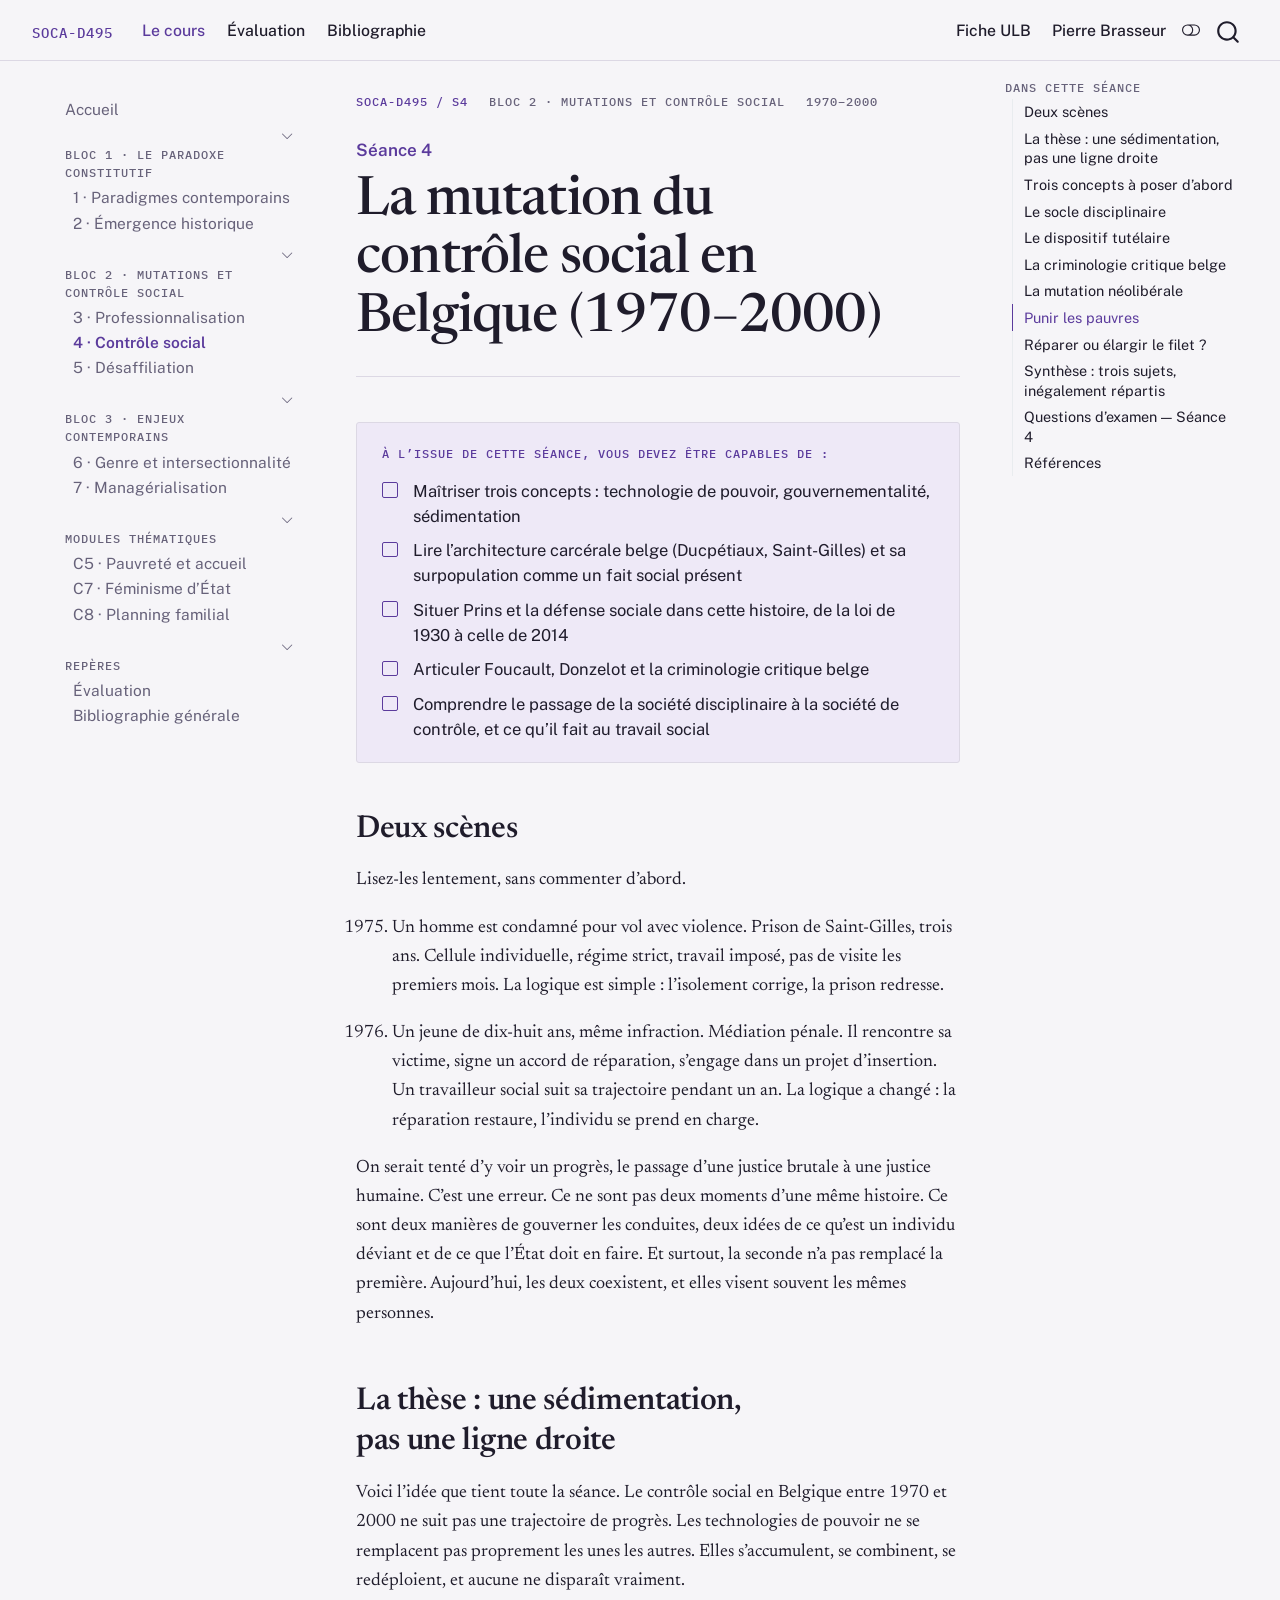
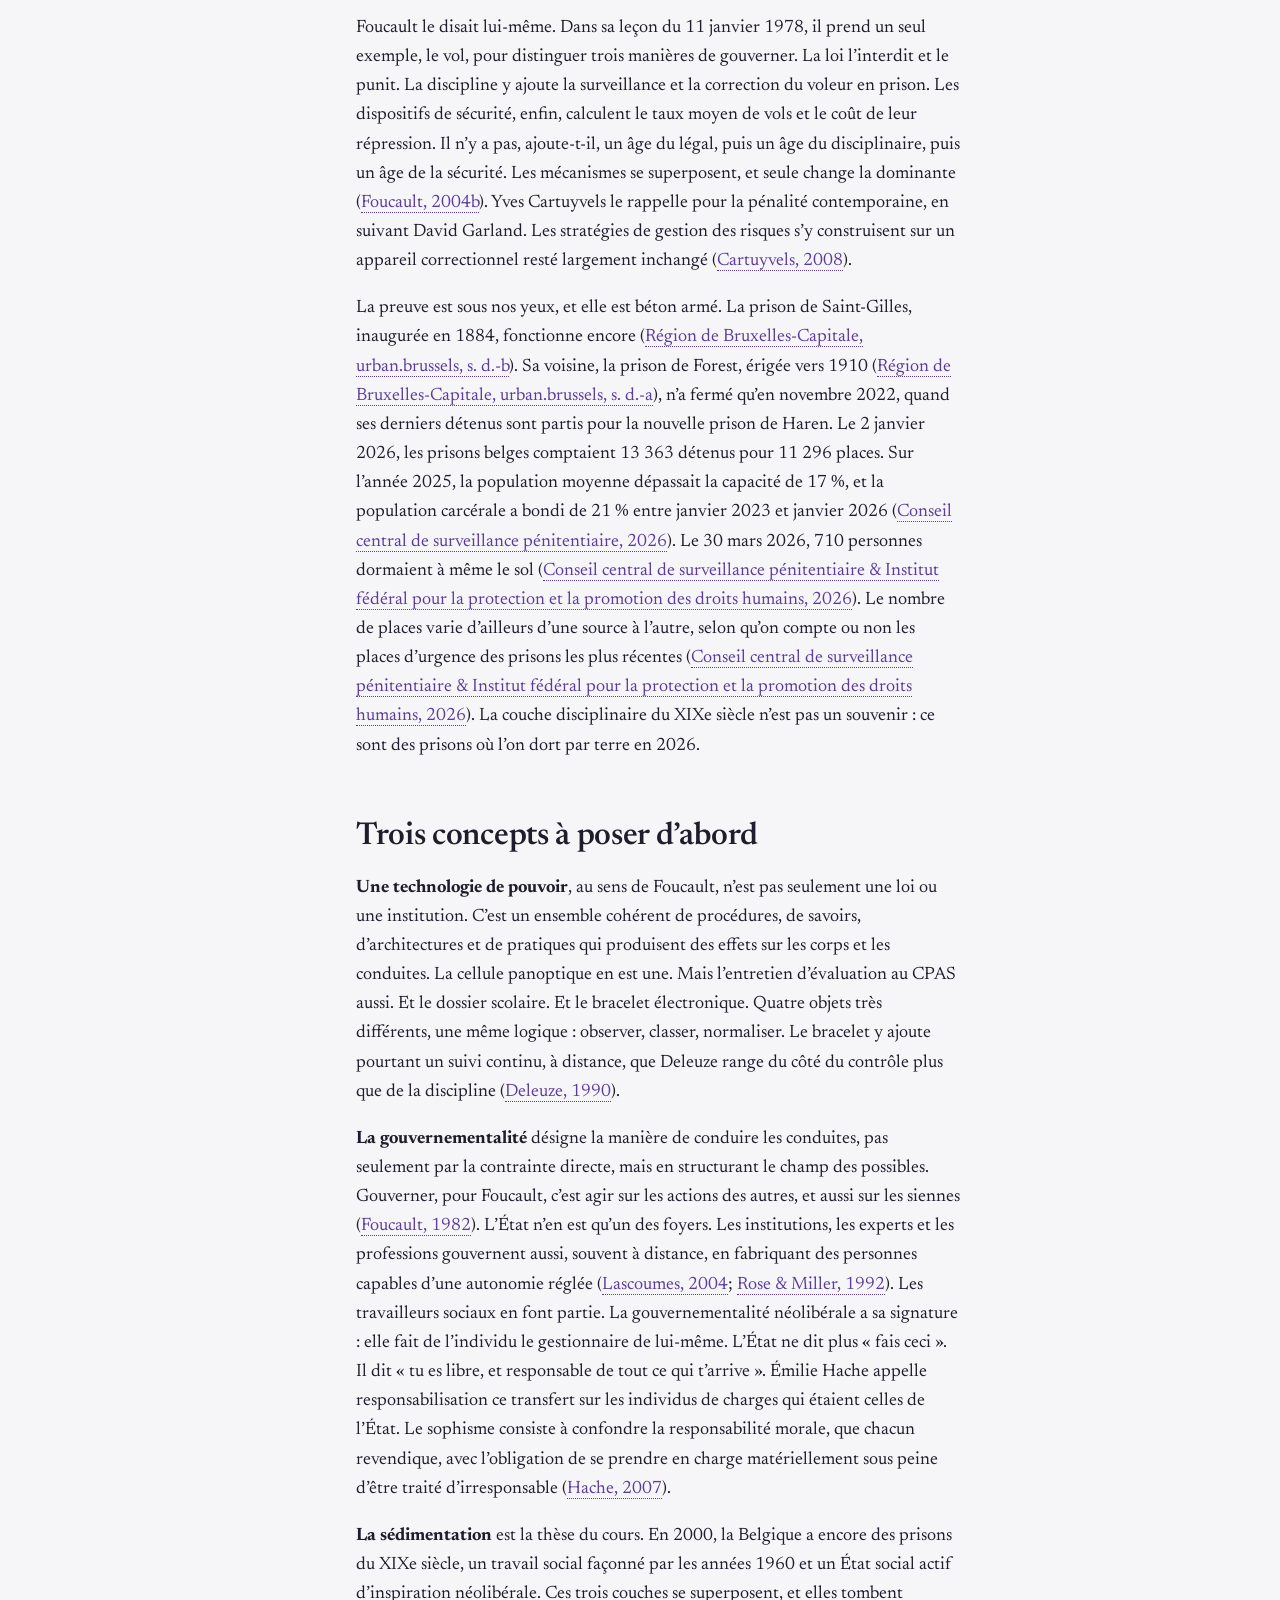
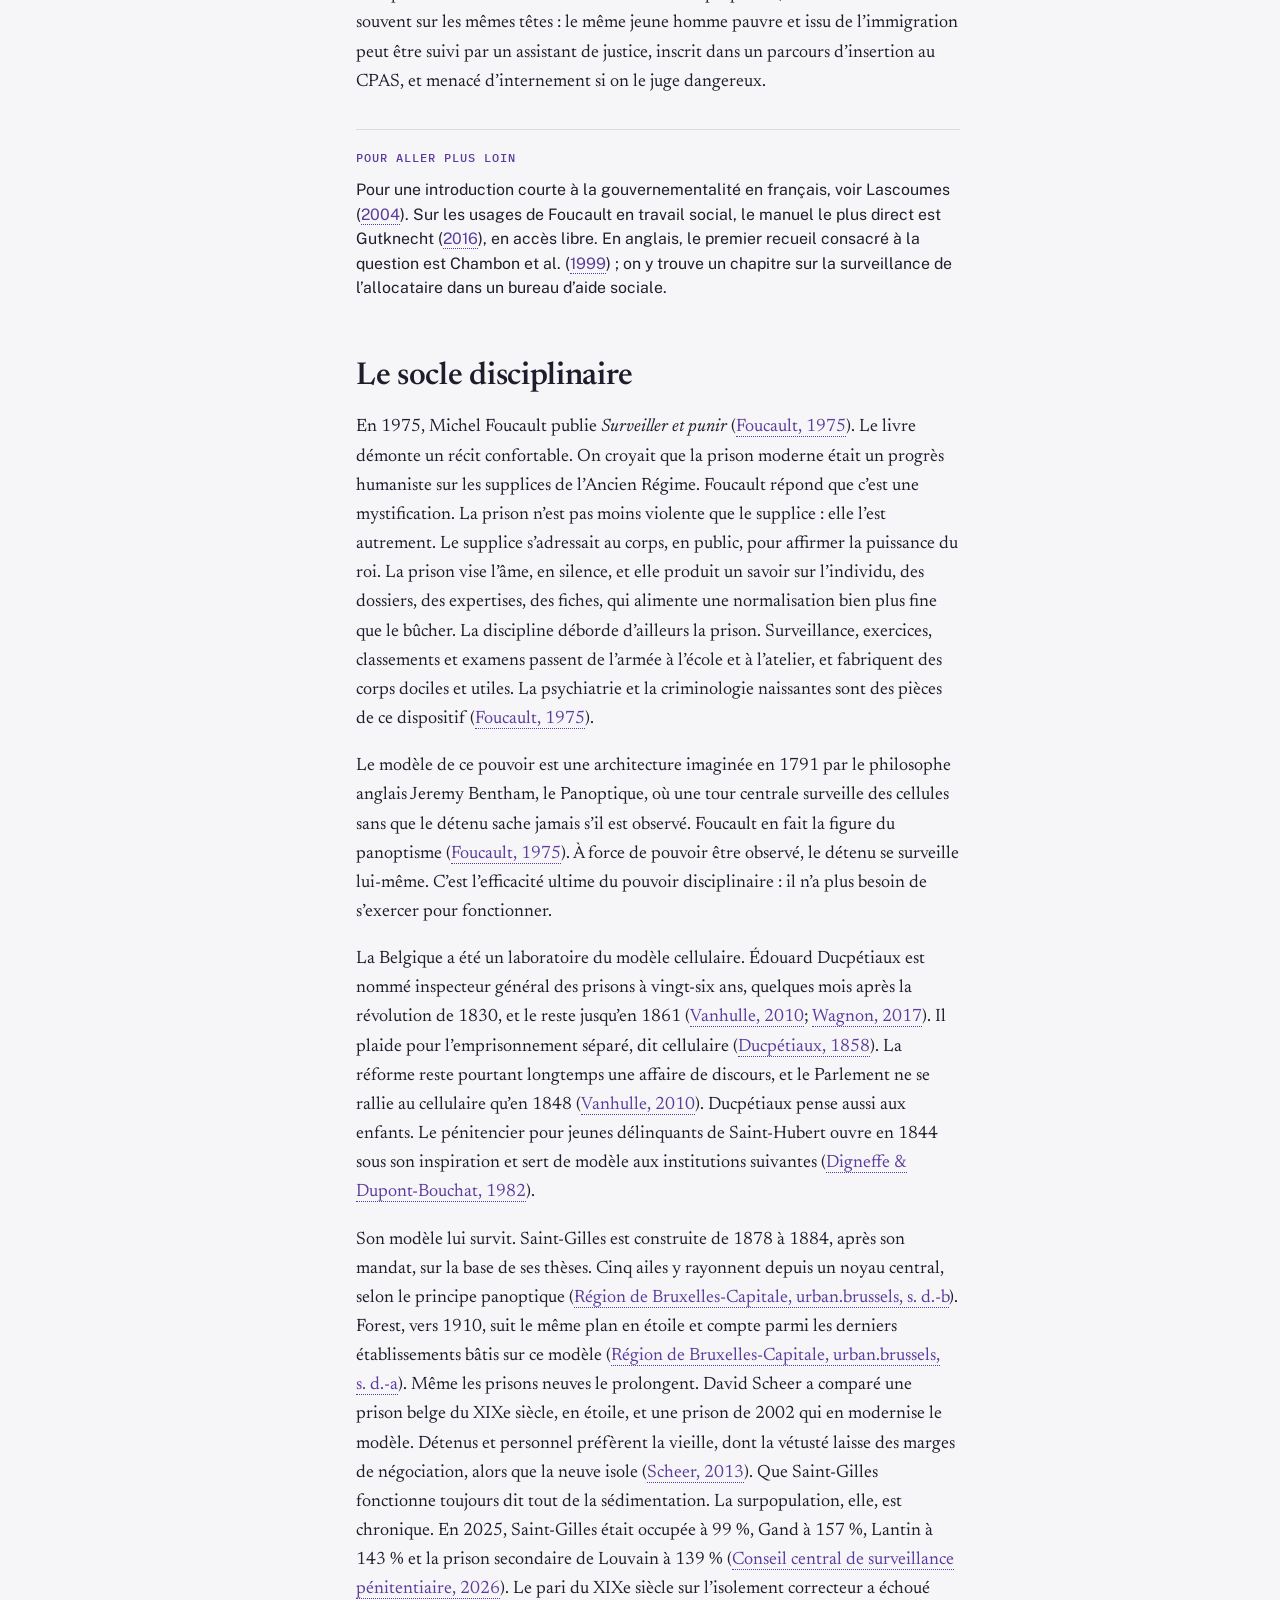
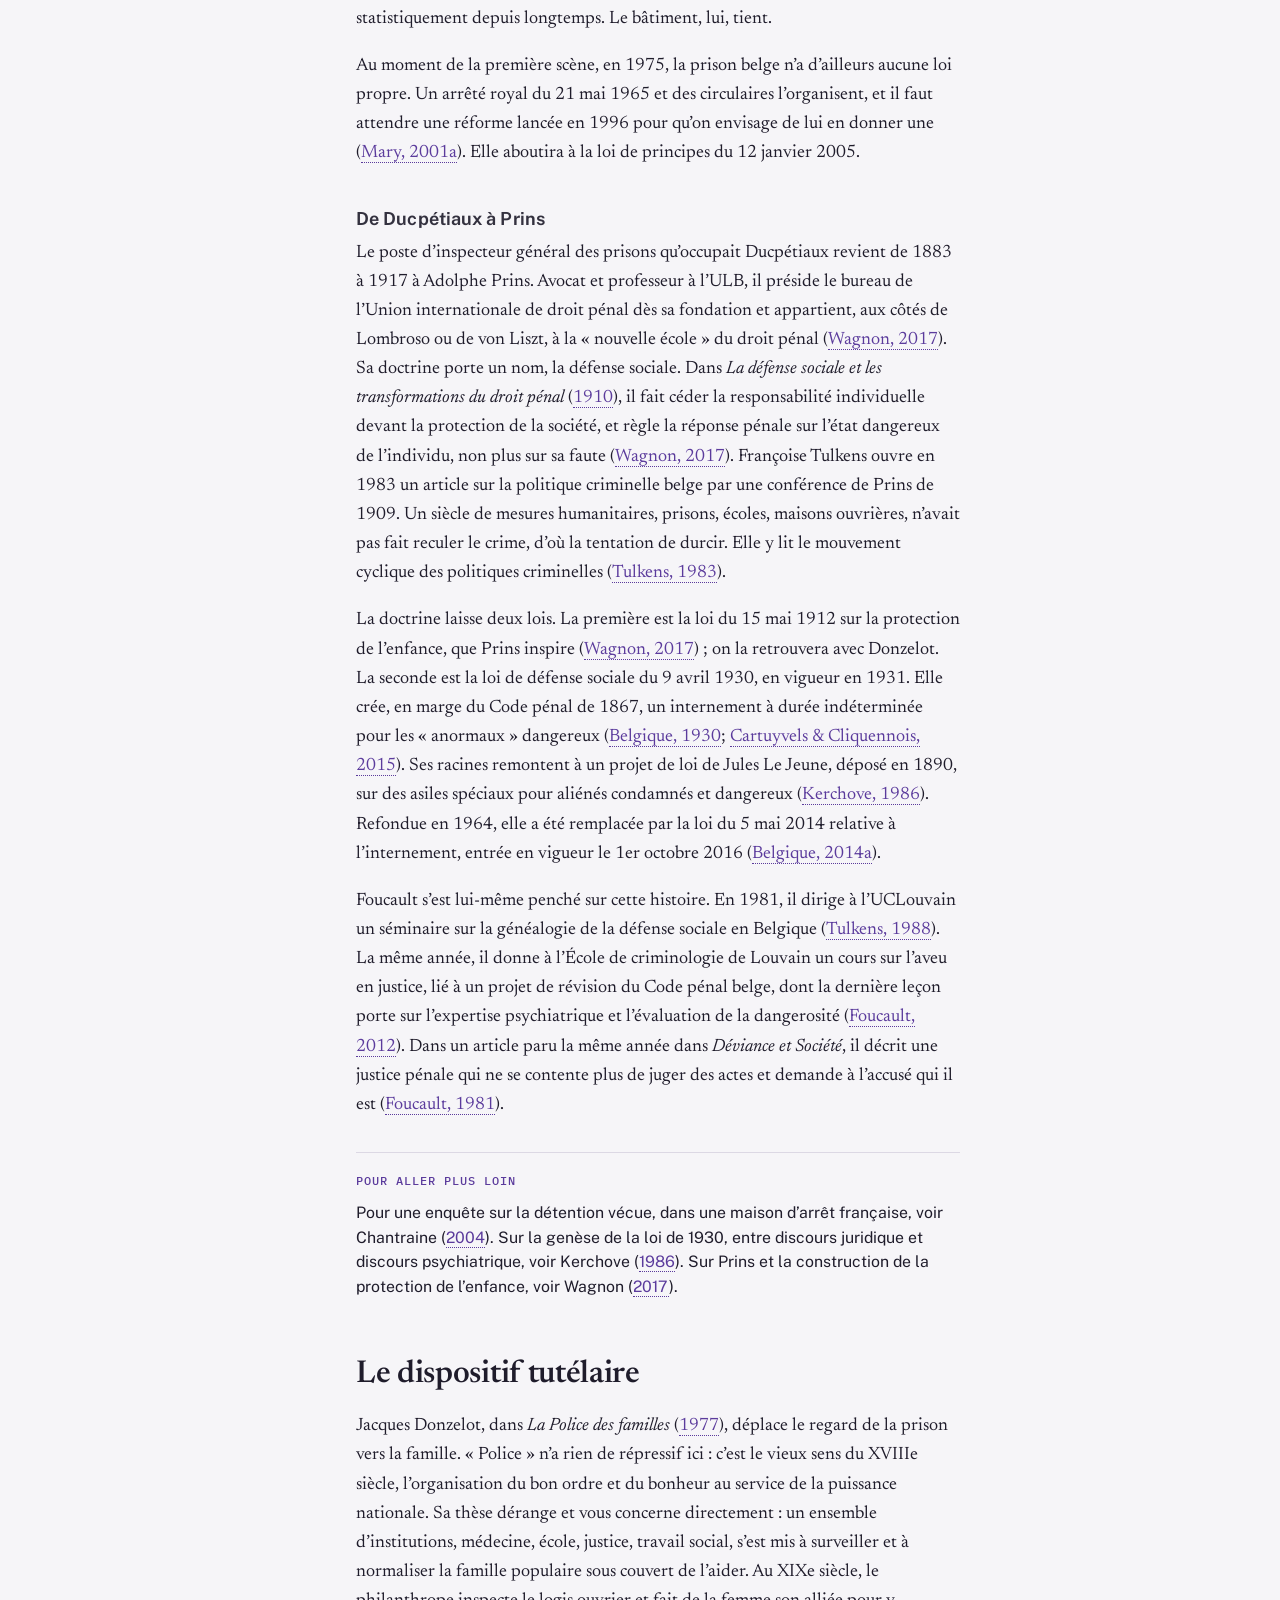
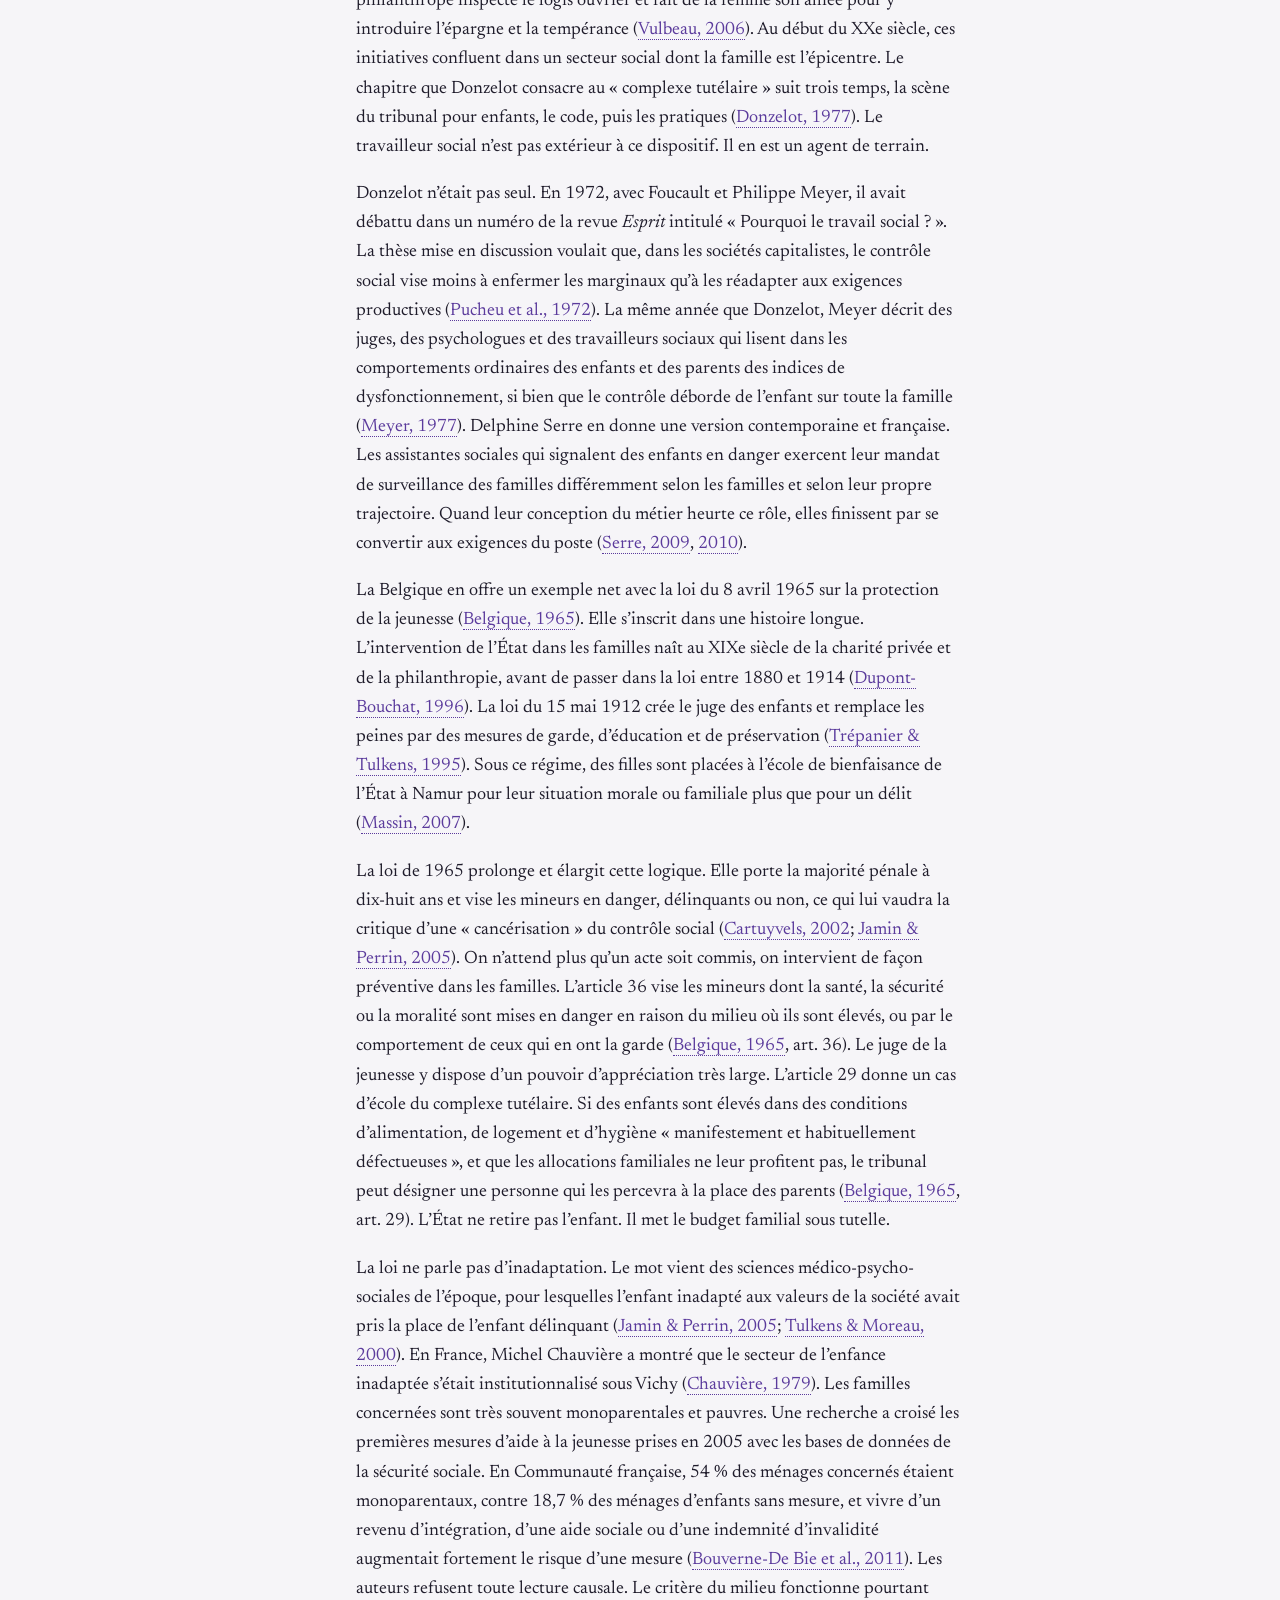
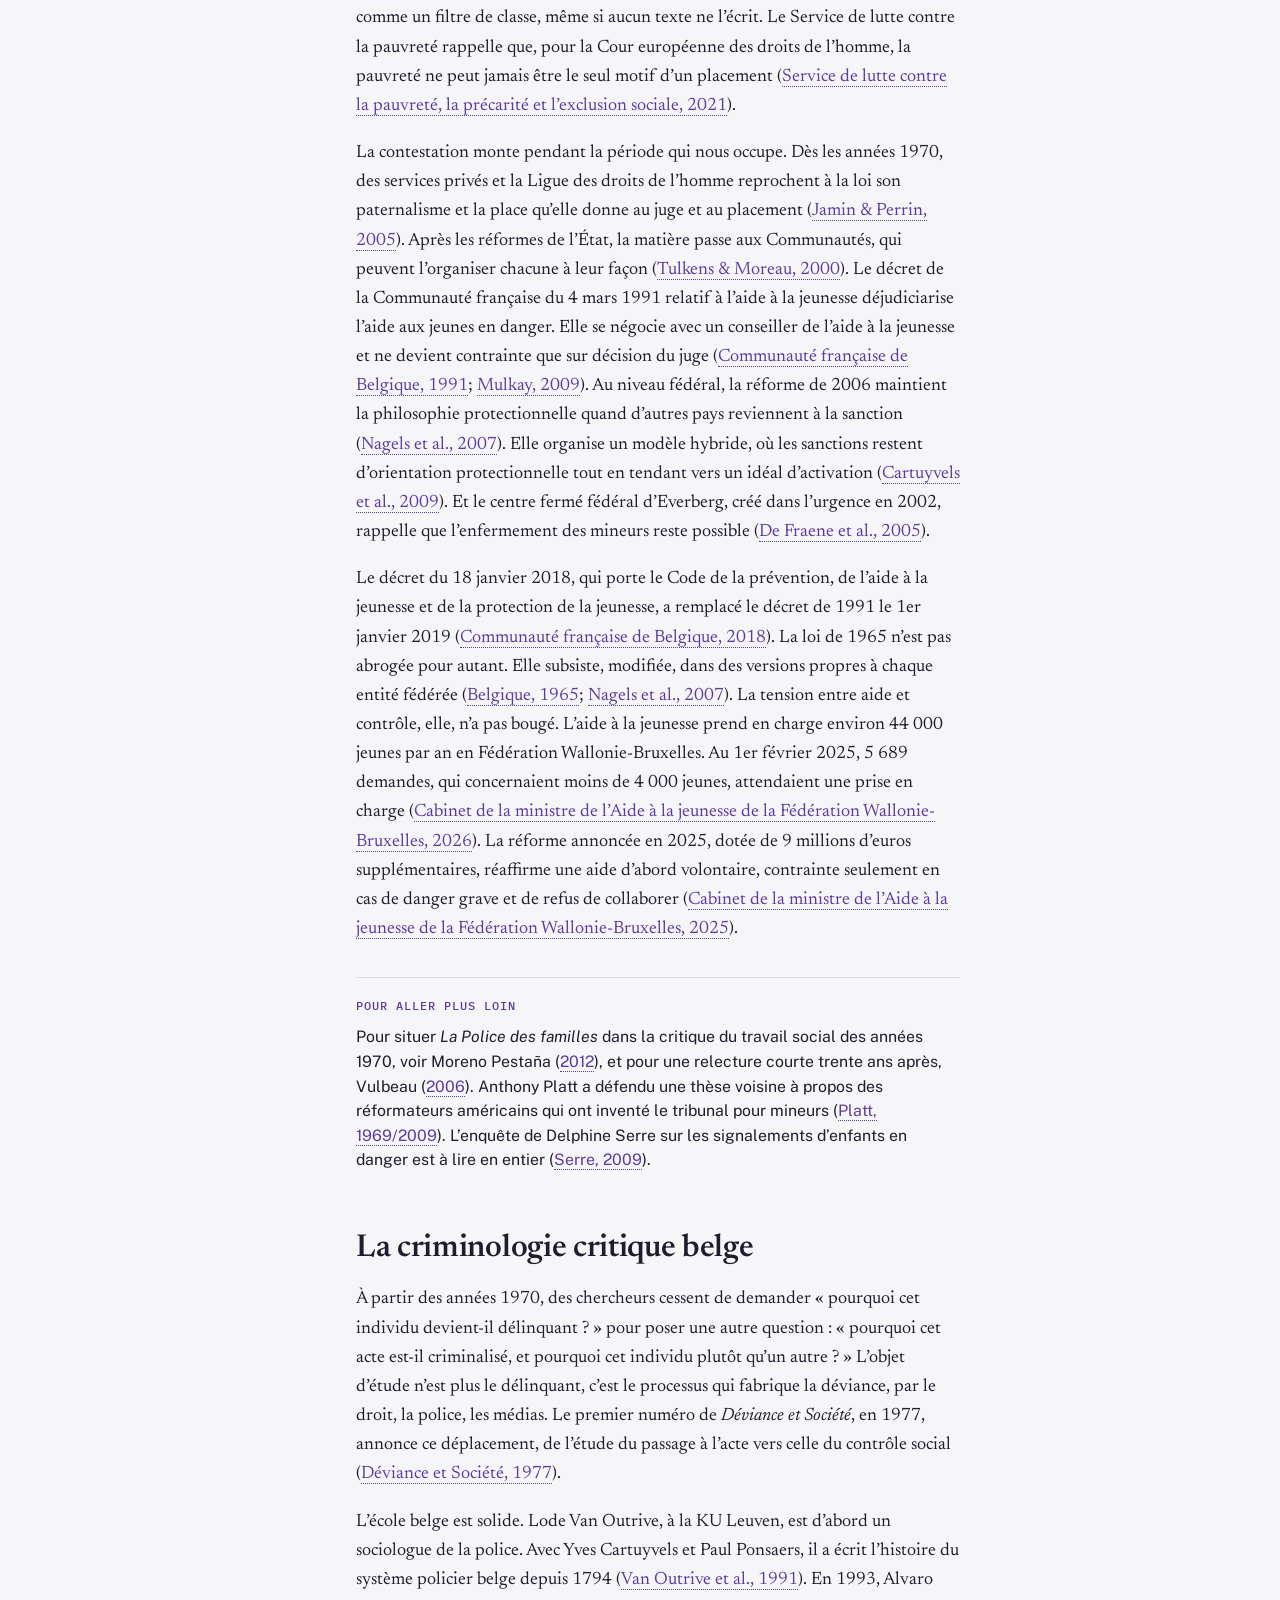
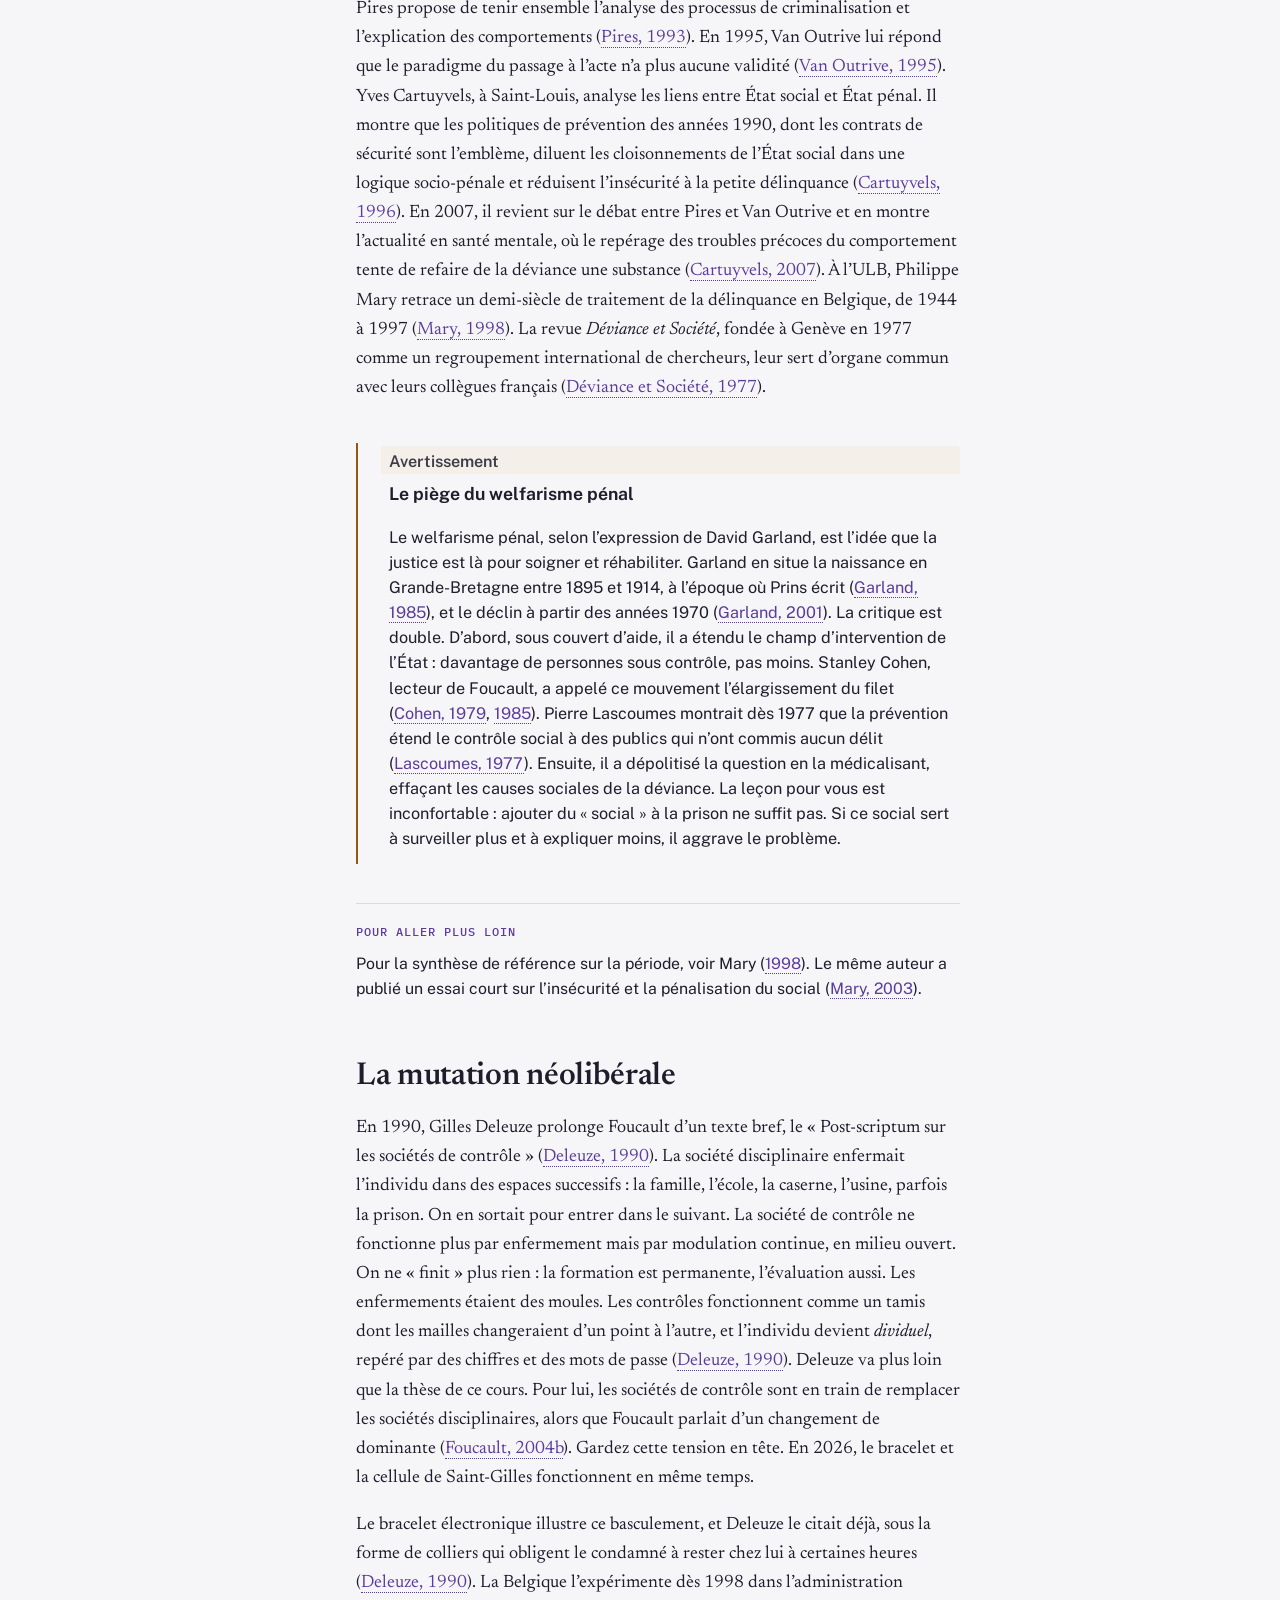
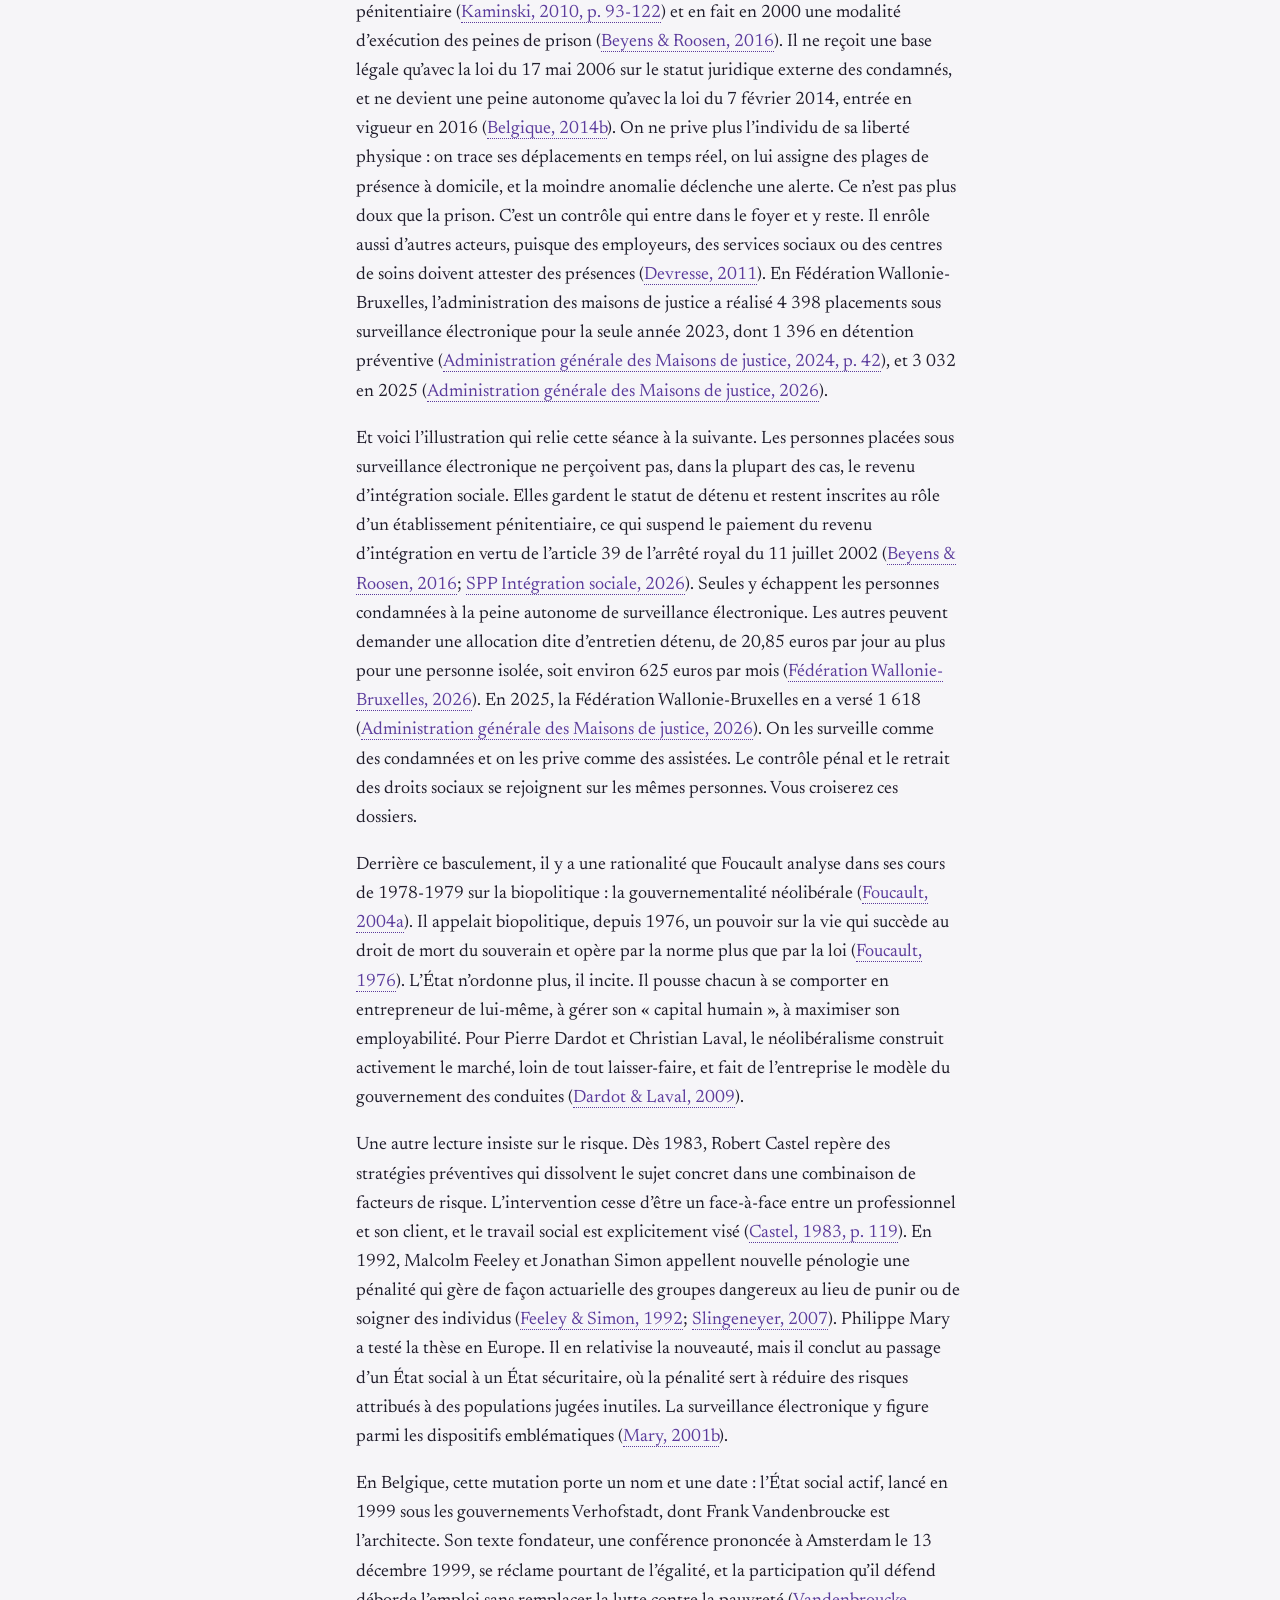
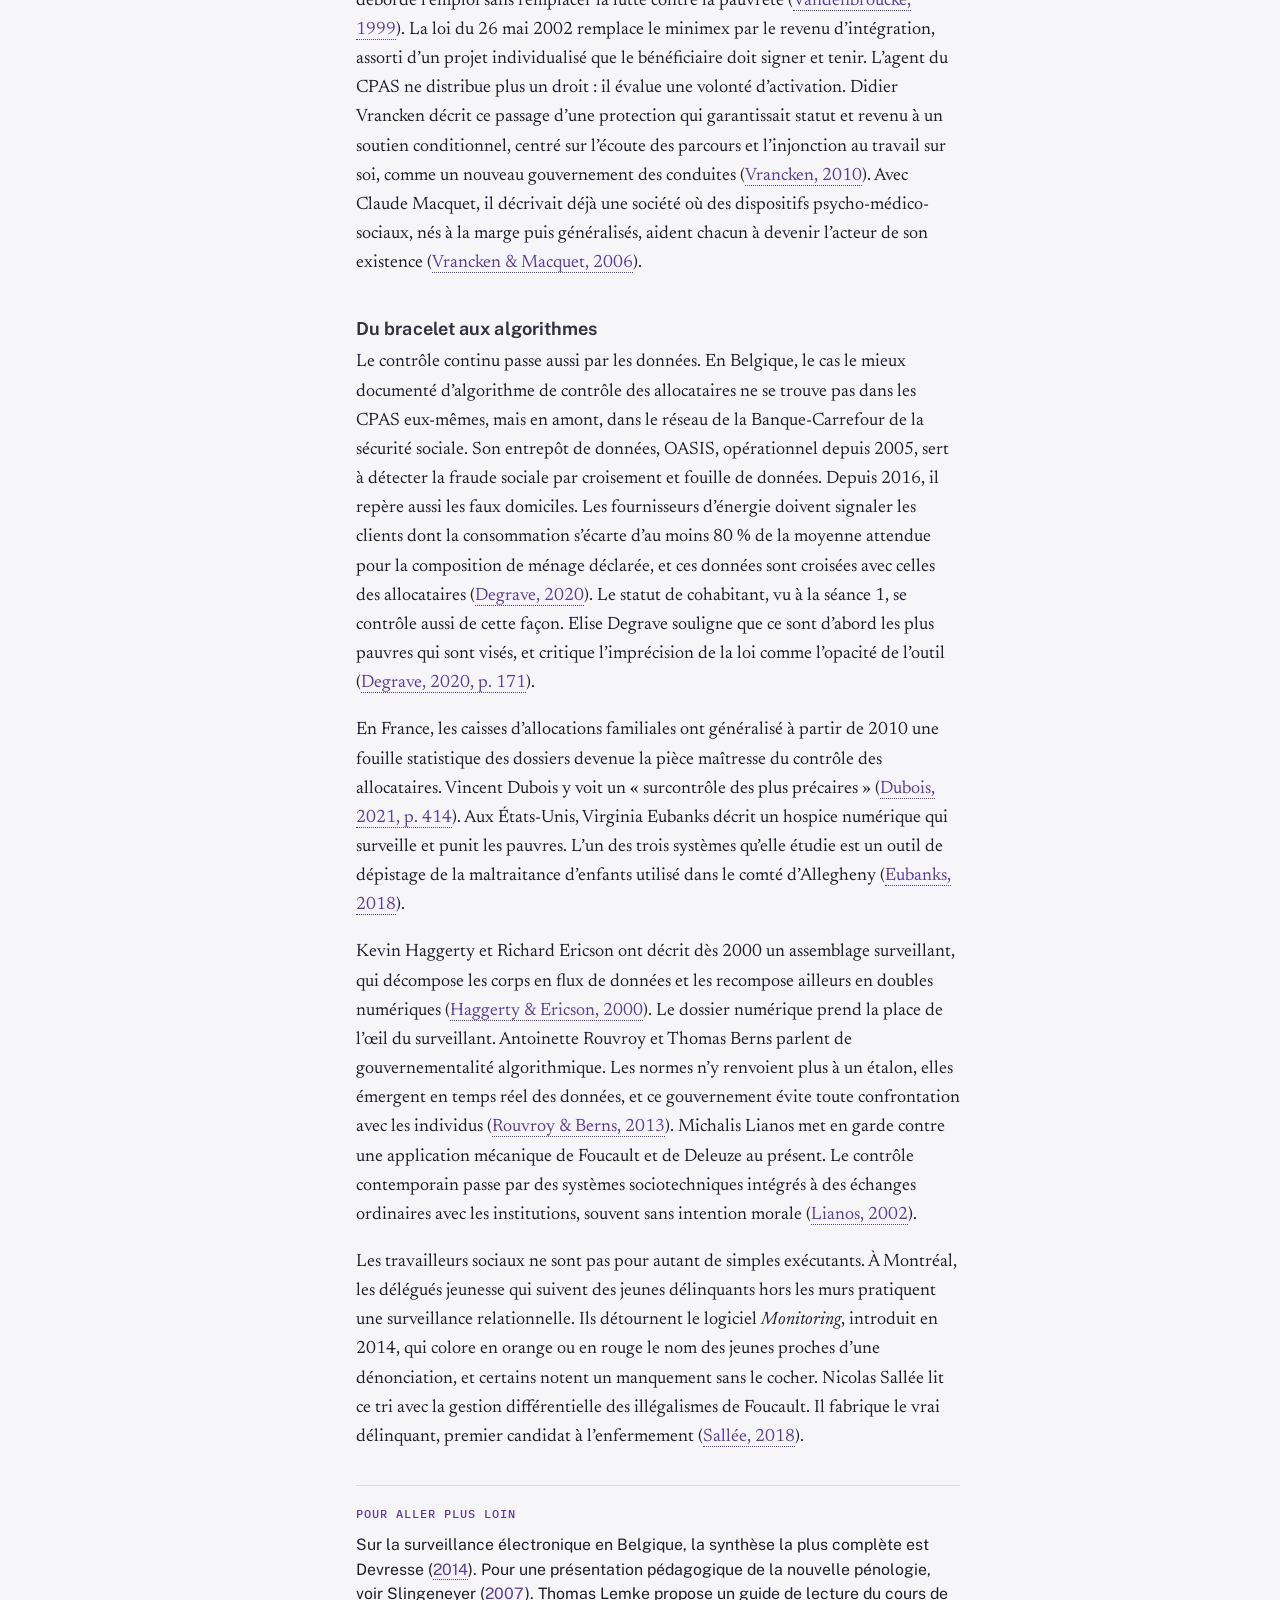
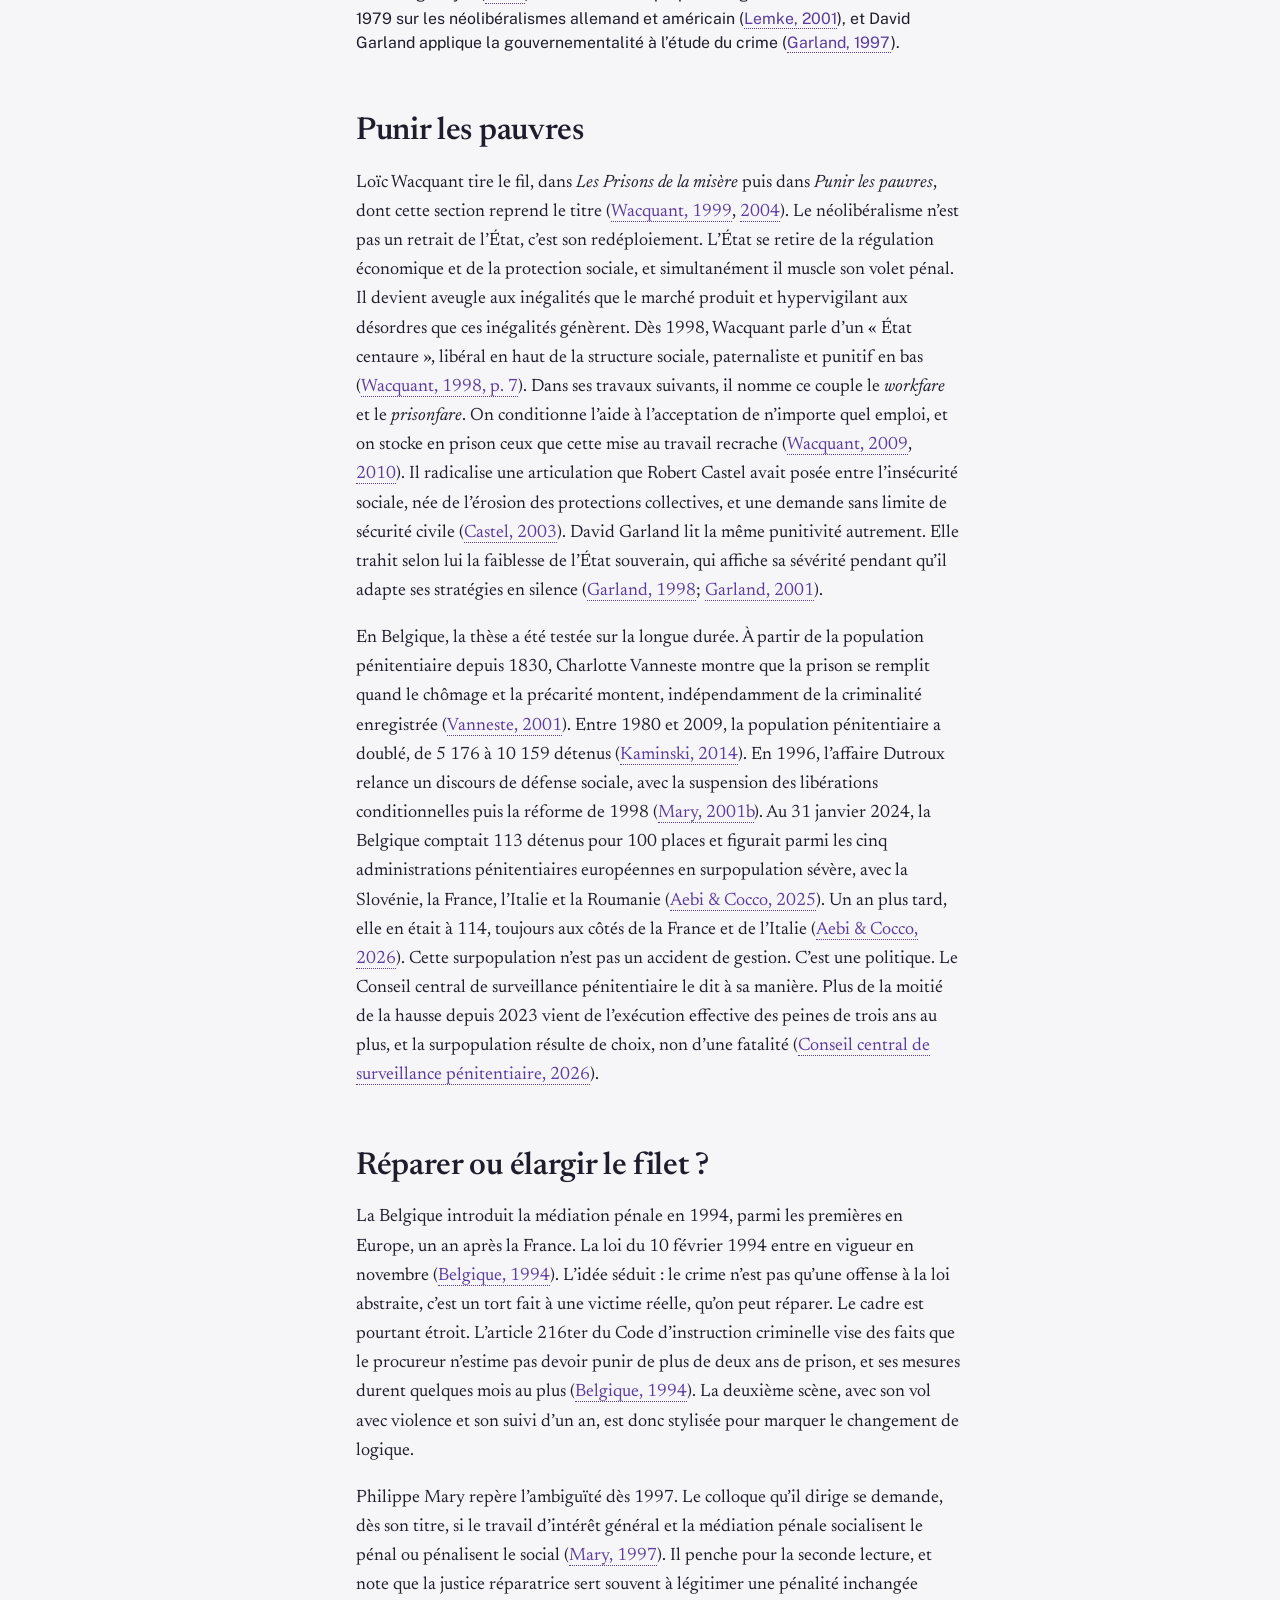
<file: docs/seance-4.html>
<!DOCTYPE html>
<html xmlns="http://www.w3.org/1999/xhtml" lang="fr" xml:lang="fr"><head>

<meta charset="utf-8">
<meta name="generator" content="quarto-1.9.38">

<meta name="viewport" content="width=device-width, initial-scale=1.0, user-scalable=yes">

<meta name="description" content="Discipline, dispositif tutélaire, tournant néolibéral : trois couches de contrôle qui se superposent au lieu de se remplacer.">

<title>La mutation du contrôle social en Belgique (1970–2000) – Théories du travail social</title>
<style>
/* Default styles provided by pandoc.
** See https://pandoc.org/MANUAL.html#variables-for-html for config info.
*/
code{white-space: pre-wrap;}
span.smallcaps{font-variant: small-caps;}
div.columns{display: flex; gap: min(4vw, 1.5em);}
div.column{flex: auto; overflow-x: auto;}
div.hanging-indent{margin-left: 1.5em; text-indent: -1.5em;}
ul.task-list{list-style: none;}
ul.task-list li input[type="checkbox"] {
  width: 0.8em;
  margin: 0 0.8em 0.2em -1em; /* quarto-specific, see https://github.com/quarto-dev/quarto-cli/issues/4556 */ 
  vertical-align: middle;
}
/* CSS for citations */
div.csl-bib-body { }
div.csl-entry {
  clear: both;
  margin-bottom: 0em;
}
.hanging-indent div.csl-entry {
  margin-left:2em;
  text-indent:-2em;
}
div.csl-left-margin {
  min-width:2em;
  float:left;
}
div.csl-right-inline {
  margin-left:2em;
  padding-left:1em;
}
div.csl-indent {
  margin-left: 2em;
}</style>


<script src="site_libs/quarto-nav/quarto-nav.js"></script>
<script src="site_libs/quarto-nav/headroom.min.js"></script>
<script src="site_libs/clipboard/clipboard.min.js"></script>
<script src="site_libs/quarto-search/autocomplete.umd.js"></script>
<script src="site_libs/quarto-search/fuse.min.js"></script>
<script src="site_libs/quarto-search/quarto-search.js"></script>
<meta name="quarto:offset" content="./">
<link href="./seance-5.html" rel="next">
<link href="./seance-3.html" rel="prev">
<link href="./favicon.svg" rel="icon" type="image/svg+xml">
<script src="site_libs/quarto-html/quarto.js" type="module"></script>
<script src="site_libs/quarto-html/tabsets/tabsets.js" type="module"></script>
<script src="site_libs/quarto-html/popper.min.js"></script>
<script src="site_libs/quarto-html/tippy.umd.min.js"></script>
<script src="site_libs/quarto-html/anchor.min.js"></script>
<link href="site_libs/quarto-html/tippy.css" rel="stylesheet">
<link href="site_libs/quarto-html/quarto-syntax-highlighting-701ecf5a3c7fe509613b743fad33545f.css" rel="stylesheet" class="quarto-color-scheme" id="quarto-text-highlighting-styles">
<link href="site_libs/quarto-html/quarto-syntax-highlighting-dark-d402f4b7d095c35e05d0c815e375e5f9.css" rel="stylesheet" class="quarto-color-scheme quarto-color-alternate" id="quarto-text-highlighting-styles">
<link href="site_libs/quarto-html/quarto-syntax-highlighting-701ecf5a3c7fe509613b743fad33545f.css" rel="stylesheet" class="quarto-color-scheme-extra" id="quarto-text-highlighting-styles">
<script src="site_libs/bootstrap/bootstrap.min.js"></script>
<link href="site_libs/bootstrap/bootstrap-icons.css" rel="stylesheet">
<link href="site_libs/bootstrap/bootstrap-ec4b35a2ecb5a0f88c46805f11164cbd.min.css" rel="stylesheet" append-hash="true" class="quarto-color-scheme" id="quarto-bootstrap" data-mode="light">
<link href="site_libs/bootstrap/bootstrap-dark-976eff664b41c7e7be51e78eb8fb4124.min.css" rel="stylesheet" append-hash="true" class="quarto-color-scheme quarto-color-alternate" id="quarto-bootstrap" data-mode="dark">
<link href="site_libs/bootstrap/bootstrap-ec4b35a2ecb5a0f88c46805f11164cbd.min.css" rel="stylesheet" append-hash="true" class="quarto-color-scheme-extra" id="quarto-bootstrap" data-mode="light">
<script id="quarto-search-options" type="application/json">{
  "location": "navbar",
  "copy-button": false,
  "collapse-after": 3,
  "panel-placement": "end",
  "type": "overlay",
  "limit": 50,
  "keyboard-shortcut": [
    "f",
    "/",
    "s"
  ],
  "language": {
    "search-no-results-text": "Pas de résultats",
    "search-matching-documents-text": "documents trouvés",
    "search-copy-link-title": "Copier le lien vers la recherche",
    "search-hide-matches-text": "Cacher les correspondances additionnelles",
    "search-more-match-text": "correspondance de plus dans ce document",
    "search-more-matches-text": "correspondances de plus dans ce document",
    "search-clear-button-title": "Effacer",
    "search-text-placeholder": "",
    "search-detached-cancel-button-title": "Annuler",
    "search-submit-button-title": "Envoyer",
    "search-label": "Recherche"
  }
}</script>
<style>html{ scroll-behavior: smooth; }</style>
<link rel="preconnect" href="https://fonts.googleapis.com">
<link rel="preconnect" href="https://fonts.gstatic.com" crossorigin="">
<link rel="stylesheet" href="https://fonts.googleapis.com/css2?family=IBM+Plex+Mono:wght@400;500&amp;family=Newsreader:ital,opsz,wght@0,6..72,400..700;1,6..72,400..600&amp;family=Public+Sans:wght@400;500;600;700&amp;display=swap">


</head>

<body class="nav-sidebar floating nav-fixed quarto-light"><script id="quarto-html-before-body" type="application/javascript">
    const toggleBodyColorMode = (bsSheetEl) => {
      const mode = bsSheetEl.getAttribute("data-mode");
      const bodyEl = window.document.querySelector("body");
      if (mode === "dark") {
        bodyEl.classList.add("quarto-dark");
        bodyEl.classList.remove("quarto-light");
      } else {
        bodyEl.classList.add("quarto-light");
        bodyEl.classList.remove("quarto-dark");
      }
    }
    const toggleBodyColorPrimary = () => {
      const bsSheetEl = window.document.querySelector("link#quarto-bootstrap:not([rel=disabled-stylesheet])");
      if (bsSheetEl) {
        toggleBodyColorMode(bsSheetEl);
      }
    }
    const setColorSchemeToggle = (alternate) => {
      const toggles = window.document.querySelectorAll('.quarto-color-scheme-toggle');
      for (let i=0; i < toggles.length; i++) {
        const toggle = toggles[i];
        if (toggle) {
          if (alternate) {
            toggle.classList.add("alternate");
          } else {
            toggle.classList.remove("alternate");
          }
        }
      }
    };
    const toggleColorMode = (alternate) => {
      // Switch the stylesheets
      const primaryStylesheets = window.document.querySelectorAll('link.quarto-color-scheme:not(.quarto-color-alternate)');
      const alternateStylesheets = window.document.querySelectorAll('link.quarto-color-scheme.quarto-color-alternate');
      manageTransitions('#quarto-margin-sidebar .nav-link', false);
      if (alternate) {
        // note: dark is layered on light, we don't disable primary!
        enableStylesheet(alternateStylesheets);
        for (const sheetNode of alternateStylesheets) {
          if (sheetNode.id === "quarto-bootstrap") {
            toggleBodyColorMode(sheetNode);
          }
        }
      } else {
        disableStylesheet(alternateStylesheets);
        enableStylesheet(primaryStylesheets)
        toggleBodyColorPrimary();
      }
      manageTransitions('#quarto-margin-sidebar .nav-link', true);
      // Switch the toggles
      setColorSchemeToggle(alternate)
      // Hack to workaround the fact that safari doesn't
      // properly recolor the scrollbar when toggling (#1455)
      if (navigator.userAgent.indexOf('Safari') > 0 && navigator.userAgent.indexOf('Chrome') == -1) {
        manageTransitions("body", false);
        window.scrollTo(0, 1);
        setTimeout(() => {
          window.scrollTo(0, 0);
          manageTransitions("body", true);
        }, 40);
      }
    }
    const disableStylesheet = (stylesheets) => {
      for (let i=0; i < stylesheets.length; i++) {
        const stylesheet = stylesheets[i];
        stylesheet.rel = 'disabled-stylesheet';
      }
    }
    const enableStylesheet = (stylesheets) => {
      for (let i=0; i < stylesheets.length; i++) {
        const stylesheet = stylesheets[i];
        if(stylesheet.rel !== 'stylesheet') { // for Chrome, which will still FOUC without this check
          stylesheet.rel = 'stylesheet';
        }
      }
    }
    const manageTransitions = (selector, allowTransitions) => {
      const els = window.document.querySelectorAll(selector);
      for (let i=0; i < els.length; i++) {
        const el = els[i];
        if (allowTransitions) {
          el.classList.remove('notransition');
        } else {
          el.classList.add('notransition');
        }
      }
    }
    const isFileUrl = () => {
      return window.location.protocol === 'file:';
    }
    const hasAlternateSentinel = () => {
      let styleSentinel = getColorSchemeSentinel();
      if (styleSentinel !== null) {
        return styleSentinel === "alternate";
      } else {
        return false;
      }
    }
    const setStyleSentinel = (alternate) => {
      const value = alternate ? "alternate" : "default";
      if (!isFileUrl()) {
        window.localStorage.setItem("quarto-color-scheme", value);
      } else {
        localAlternateSentinel = value;
      }
    }
    const getColorSchemeSentinel = () => {
      if (!isFileUrl()) {
        const storageValue = window.localStorage.getItem("quarto-color-scheme");
        return storageValue != null ? storageValue : localAlternateSentinel;
      } else {
        return localAlternateSentinel;
      }
    }
    const toggleGiscusIfUsed = (isAlternate, darkModeDefault) => {
      const baseTheme = document.querySelector('#giscus-base-theme')?.value ?? 'light';
      const alternateTheme = document.querySelector('#giscus-alt-theme')?.value ?? 'dark';
      let newTheme = '';
      if(authorPrefersDark) {
        newTheme = isAlternate ? baseTheme : alternateTheme;
      } else {
        newTheme = isAlternate ? alternateTheme : baseTheme;
      }
      const changeGiscusTheme = () => {
        // From: https://github.com/giscus/giscus/issues/336
        const sendMessage = (message) => {
          const iframe = document.querySelector('iframe.giscus-frame');
          if (!iframe) return;
          iframe.contentWindow.postMessage({ giscus: message }, 'https://giscus.app');
        }
        sendMessage({
          setConfig: {
            theme: newTheme
          }
        });
      }
      const isGiscussLoaded = window.document.querySelector('iframe.giscus-frame') !== null;
      if (isGiscussLoaded) {
        changeGiscusTheme();
      }
    };
    const authorPrefersDark = false;
    const queryPrefersDark = window.matchMedia('(prefers-color-scheme: dark)');
    const darkModeDefault = queryPrefersDark.matches;
      document.querySelector('link#quarto-text-highlighting-styles.quarto-color-scheme-extra').rel = 'disabled-stylesheet';
      document.querySelector('link#quarto-bootstrap.quarto-color-scheme-extra').rel = 'disabled-stylesheet';
    let localAlternateSentinel = darkModeDefault ? 'alternate' : 'default';
    // Dark / light mode switch
    window.quartoToggleColorScheme = () => {
      // Read the current dark / light value
      let toAlternate = !hasAlternateSentinel();
      toggleColorMode(toAlternate);
      setStyleSentinel(toAlternate);
      toggleGiscusIfUsed(toAlternate, darkModeDefault);
      window.dispatchEvent(new Event('resize'));
    };
    queryPrefersDark.addEventListener("change", e => {
      if(window.localStorage.getItem("quarto-color-scheme") !== null)
        return;
      const alternate = e.matches
      toggleColorMode(alternate);
      localAlternateSentinel = e.matches ? 'alternate' : 'default'; // this is used alongside local storage!
      toggleGiscusIfUsed(alternate, darkModeDefault);
    });
    // Switch to dark mode if need be
    if (hasAlternateSentinel()) {
      toggleColorMode(true);
    } else {
      toggleColorMode(false);
    }
  </script>

<div id="quarto-search-results"></div>
  <header id="quarto-header" class="headroom fixed-top">
    <nav class="navbar navbar-expand-lg " data-bs-theme="dark">
      <div class="navbar-container container-fluid">
      <div class="navbar-brand-container mx-auto">
    <a class="navbar-brand" href="./index.html">
    <span class="navbar-title">SOCA-D495</span>
    </a>
  </div>
            <div id="quarto-search" class="" title="Recherche"></div>
          <button class="navbar-toggler" type="button" data-bs-toggle="collapse" data-bs-target="#navbarCollapse" aria-controls="navbarCollapse" role="menu" aria-expanded="false" aria-label="Basculer la navigation" onclick="if (window.quartoToggleHeadroom) { window.quartoToggleHeadroom(); }">
  <span class="navbar-toggler-icon"></span>
</button>
          <div class="collapse navbar-collapse" id="navbarCollapse">
            <ul class="navbar-nav navbar-nav-scroll me-auto">
  <li class="nav-item">
    <a class="nav-link active" href="./index.html" aria-current="page"> 
<span class="menu-text">Le cours</span></a>
  </li>  
  <li class="nav-item">
    <a class="nav-link" href="./evaluation.html"> 
<span class="menu-text">Évaluation</span></a>
  </li>  
  <li class="nav-item">
    <a class="nav-link" href="./references.html"> 
<span class="menu-text">Bibliographie</span></a>
  </li>  
</ul>
            <ul class="navbar-nav navbar-nav-scroll ms-auto">
  <li class="nav-item">
    <a class="nav-link" href="https://www.ulb.be/fr/programme/soca-d495-1"> 
<span class="menu-text">Fiche ULB</span></a>
  </li>  
  <li class="nav-item">
    <a class="nav-link" href="https://pierrebrasseur.github.io/cours-soca-d495.html"> 
<span class="menu-text">Pierre Brasseur</span></a>
  </li>  
</ul>
          </div> <!-- /navcollapse -->
            <div class="quarto-navbar-tools">
  <a href="" class="quarto-color-scheme-toggle quarto-navigation-tool  px-1" onclick="window.quartoToggleColorScheme(); return false;" title="Basculer le mode sombre"><i class="bi"></i></a>
</div>
      </div> <!-- /container-fluid -->
    </nav>
  <nav class="quarto-secondary-nav">
    <div class="container-fluid d-flex">
      <button type="button" class="quarto-btn-toggle btn" data-bs-toggle="collapse" role="button" data-bs-target=".quarto-sidebar-collapse-item" aria-controls="quarto-sidebar" aria-expanded="false" aria-label="Basculer la barre latérale" onclick="if (window.quartoToggleHeadroom) { window.quartoToggleHeadroom(); }">
        <i class="bi bi-layout-text-sidebar-reverse"></i>
      </button>
        <a class="flex-grow-1 no-decor" role="navigation" data-bs-toggle="collapse" data-bs-target=".quarto-sidebar-collapse-item" aria-controls="quarto-sidebar" aria-expanded="false" aria-label="Basculer la barre latérale" onclick="if (window.quartoToggleHeadroom) { window.quartoToggleHeadroom(); }">      
          <h1 class="quarto-secondary-nav-title">La mutation du contrôle social en Belgique (1970–2000)</h1>
        </a>     
    </div>
  </nav>
</header>
<!-- content -->
<div id="quarto-content" class="quarto-container page-columns page-rows-contents page-layout-article page-navbar">
<!-- sidebar -->
  <nav id="quarto-sidebar" class="sidebar collapse collapse-horizontal quarto-sidebar-collapse-item sidebar-navigation floating overflow-auto">
    <div class="sidebar-menu-container"> 
    <ul class="list-unstyled mt-1">
        <li class="sidebar-item">
  <div class="sidebar-item-container"> 
  <a href="./index.html" class="sidebar-item-text sidebar-link">
 <span class="menu-text">Accueil</span></a>
  </div>
</li>
        <li class="sidebar-item sidebar-item-section">
      <div class="sidebar-item-container"> 
            <a class="sidebar-item-text sidebar-link text-start" data-bs-toggle="collapse" data-bs-target="#quarto-sidebar-section-1" role="navigation" aria-expanded="true">
 <span class="menu-text">Bloc 1 · Le paradoxe constitutif</span></a>
          <a class="sidebar-item-toggle text-start" data-bs-toggle="collapse" data-bs-target="#quarto-sidebar-section-1" role="navigation" aria-expanded="true" aria-label="Basculer la section">
            <i class="bi bi-chevron-right ms-2"></i>
          </a> 
      </div>
      <ul id="quarto-sidebar-section-1" class="collapse list-unstyled sidebar-section depth1 show">  
          <li class="sidebar-item">
  <div class="sidebar-item-container"> 
  <a href="./seance-1.html" class="sidebar-item-text sidebar-link">
 <span class="menu-text">1 · Paradigmes contemporains</span></a>
  </div>
</li>
          <li class="sidebar-item">
  <div class="sidebar-item-container"> 
  <a href="./seance-2.html" class="sidebar-item-text sidebar-link">
 <span class="menu-text">2 · Émergence historique</span></a>
  </div>
</li>
      </ul>
  </li>
        <li class="sidebar-item sidebar-item-section">
      <div class="sidebar-item-container"> 
            <a class="sidebar-item-text sidebar-link text-start" data-bs-toggle="collapse" data-bs-target="#quarto-sidebar-section-2" role="navigation" aria-expanded="true">
 <span class="menu-text">Bloc 2 · Mutations et contrôle social</span></a>
          <a class="sidebar-item-toggle text-start" data-bs-toggle="collapse" data-bs-target="#quarto-sidebar-section-2" role="navigation" aria-expanded="true" aria-label="Basculer la section">
            <i class="bi bi-chevron-right ms-2"></i>
          </a> 
      </div>
      <ul id="quarto-sidebar-section-2" class="collapse list-unstyled sidebar-section depth1 show">  
          <li class="sidebar-item">
  <div class="sidebar-item-container"> 
  <a href="./seance-3.html" class="sidebar-item-text sidebar-link">
 <span class="menu-text">3 · Professionnalisation</span></a>
  </div>
</li>
          <li class="sidebar-item">
  <div class="sidebar-item-container"> 
  <a href="./seance-4.html" class="sidebar-item-text sidebar-link active">
 <span class="menu-text">4 · Contrôle social</span></a>
  </div>
</li>
          <li class="sidebar-item">
  <div class="sidebar-item-container"> 
  <a href="./seance-5.html" class="sidebar-item-text sidebar-link">
 <span class="menu-text">5 · Désaffiliation</span></a>
  </div>
</li>
      </ul>
  </li>
        <li class="sidebar-item sidebar-item-section">
      <div class="sidebar-item-container"> 
            <a class="sidebar-item-text sidebar-link text-start" data-bs-toggle="collapse" data-bs-target="#quarto-sidebar-section-3" role="navigation" aria-expanded="true">
 <span class="menu-text">Bloc 3 · Enjeux contemporains</span></a>
          <a class="sidebar-item-toggle text-start" data-bs-toggle="collapse" data-bs-target="#quarto-sidebar-section-3" role="navigation" aria-expanded="true" aria-label="Basculer la section">
            <i class="bi bi-chevron-right ms-2"></i>
          </a> 
      </div>
      <ul id="quarto-sidebar-section-3" class="collapse list-unstyled sidebar-section depth1 show">  
          <li class="sidebar-item">
  <div class="sidebar-item-container"> 
  <a href="./seance-6.html" class="sidebar-item-text sidebar-link">
 <span class="menu-text">6 · Genre et intersectionnalité</span></a>
  </div>
</li>
          <li class="sidebar-item">
  <div class="sidebar-item-container"> 
  <a href="./seance-7.html" class="sidebar-item-text sidebar-link">
 <span class="menu-text">7 · Managérialisation</span></a>
  </div>
</li>
      </ul>
  </li>
        <li class="sidebar-item sidebar-item-section">
      <div class="sidebar-item-container"> 
            <a class="sidebar-item-text sidebar-link text-start" data-bs-toggle="collapse" data-bs-target="#quarto-sidebar-section-4" role="navigation" aria-expanded="true">
 <span class="menu-text">Modules thématiques</span></a>
          <a class="sidebar-item-toggle text-start" data-bs-toggle="collapse" data-bs-target="#quarto-sidebar-section-4" role="navigation" aria-expanded="true" aria-label="Basculer la section">
            <i class="bi bi-chevron-right ms-2"></i>
          </a> 
      </div>
      <ul id="quarto-sidebar-section-4" class="collapse list-unstyled sidebar-section depth1 show">  
          <li class="sidebar-item">
  <div class="sidebar-item-container"> 
  <a href="./module-c5.html" class="sidebar-item-text sidebar-link">
 <span class="menu-text">C5 · Pauvreté et accueil</span></a>
  </div>
</li>
          <li class="sidebar-item">
  <div class="sidebar-item-container"> 
  <a href="./module-c7.html" class="sidebar-item-text sidebar-link">
 <span class="menu-text">C7 · Féminisme d’État</span></a>
  </div>
</li>
          <li class="sidebar-item">
  <div class="sidebar-item-container"> 
  <a href="./module-c8.html" class="sidebar-item-text sidebar-link">
 <span class="menu-text">C8 · Planning familial</span></a>
  </div>
</li>
      </ul>
  </li>
        <li class="sidebar-item sidebar-item-section">
      <div class="sidebar-item-container"> 
            <a class="sidebar-item-text sidebar-link text-start" data-bs-toggle="collapse" data-bs-target="#quarto-sidebar-section-5" role="navigation" aria-expanded="true">
 <span class="menu-text">Repères</span></a>
          <a class="sidebar-item-toggle text-start" data-bs-toggle="collapse" data-bs-target="#quarto-sidebar-section-5" role="navigation" aria-expanded="true" aria-label="Basculer la section">
            <i class="bi bi-chevron-right ms-2"></i>
          </a> 
      </div>
      <ul id="quarto-sidebar-section-5" class="collapse list-unstyled sidebar-section depth1 show">  
          <li class="sidebar-item">
  <div class="sidebar-item-container"> 
  <a href="./evaluation.html" class="sidebar-item-text sidebar-link">
 <span class="menu-text">Évaluation</span></a>
  </div>
</li>
          <li class="sidebar-item">
  <div class="sidebar-item-container"> 
  <a href="./references.html" class="sidebar-item-text sidebar-link">
 <span class="menu-text">Bibliographie générale</span></a>
  </div>
</li>
      </ul>
  </li>
    </ul>
    </div>
</nav>
<div id="quarto-sidebar-glass" class="quarto-sidebar-collapse-item" data-bs-toggle="collapse" data-bs-target=".quarto-sidebar-collapse-item"></div>
<!-- margin-sidebar -->
    <div id="quarto-margin-sidebar" class="sidebar margin-sidebar">
        <nav id="TOC" role="doc-toc" class="toc-active">
    <h2 id="toc-title">Dans cette séance</h2>
   
  <ul class="collapse">
  <li><a href="#deux-scènes" id="toc-deux-scènes" class="nav-link active" data-scroll-target="#deux-scènes">Deux scènes</a></li>
  <li><a href="#la-thèse-une-sédimentation-pas-une-ligne-droite" id="toc-la-thèse-une-sédimentation-pas-une-ligne-droite" class="nav-link" data-scroll-target="#la-thèse-une-sédimentation-pas-une-ligne-droite">La thèse : une sédimentation, pas une ligne droite</a></li>
  <li><a href="#trois-concepts-à-poser-dabord" id="toc-trois-concepts-à-poser-dabord" class="nav-link" data-scroll-target="#trois-concepts-à-poser-dabord">Trois concepts à poser d’abord</a></li>
  <li><a href="#le-socle-disciplinaire" id="toc-le-socle-disciplinaire" class="nav-link" data-scroll-target="#le-socle-disciplinaire">Le socle disciplinaire</a></li>
  <li><a href="#le-dispositif-tutélaire" id="toc-le-dispositif-tutélaire" class="nav-link" data-scroll-target="#le-dispositif-tutélaire">Le dispositif tutélaire</a></li>
  <li><a href="#la-criminologie-critique-belge" id="toc-la-criminologie-critique-belge" class="nav-link" data-scroll-target="#la-criminologie-critique-belge">La criminologie critique belge</a></li>
  <li><a href="#la-mutation-néolibérale" id="toc-la-mutation-néolibérale" class="nav-link" data-scroll-target="#la-mutation-néolibérale">La mutation néolibérale</a></li>
  <li><a href="#punir-les-pauvres" id="toc-punir-les-pauvres" class="nav-link" data-scroll-target="#punir-les-pauvres">Punir les pauvres</a></li>
  <li><a href="#réparer-ou-élargir-le-filet" id="toc-réparer-ou-élargir-le-filet" class="nav-link" data-scroll-target="#réparer-ou-élargir-le-filet">Réparer ou élargir le filet ?</a></li>
  <li><a href="#synthèse-trois-sujets-inégalement-répartis" id="toc-synthèse-trois-sujets-inégalement-répartis" class="nav-link" data-scroll-target="#synthèse-trois-sujets-inégalement-répartis">Synthèse : trois sujets, inégalement répartis</a></li>
  <li><a href="#questions-dexamen-séance-4" id="toc-questions-dexamen-séance-4" class="nav-link" data-scroll-target="#questions-dexamen-séance-4">Questions d’examen — Séance 4</a></li>
  <li><a href="#références" id="toc-références" class="nav-link" data-scroll-target="#références">Références</a></li>
  </ul>
</nav>
    </div>
<!-- main -->
<main class="content" id="quarto-document-content">


<header id="title-block-header" class="quarto-title-block fiche-header">
<div class="fiche-meta">
  <span class="fiche-ref">SOCA-D495 / S4</span>
  <span>Bloc 2 · Mutations et contrôle social</span>
  <span>1970–2000</span>
</div>
<p class="fiche-numero">Séance 4</p>
<h1 class="title d-none d-lg-block display-7">La mutation du contrôle social en Belgique (1970–2000)</h1>
</header>



<div class="objectifs">
<p><strong>À l’issue de cette séance, vous devez être capables de :</strong></p>
<ul>
<li>Maîtriser trois concepts : technologie de pouvoir, gouvernementalité, sédimentation</li>
<li>Lire l’architecture carcérale belge (Ducpétiaux, Saint-Gilles) et sa surpopulation comme un fait social présent</li>
<li>Situer Prins et la défense sociale dans cette histoire, de la loi de 1930 à celle de 2014</li>
<li>Articuler Foucault, Donzelot et la criminologie critique belge</li>
<li>Comprendre le passage de la société disciplinaire à la société de contrôle, et ce qu’il fait au travail social</li>
</ul>
</div>
<section id="deux-scènes" class="level2">
<h2 class="anchored" data-anchor-id="deux-scènes">Deux scènes</h2>
<p>Lisez-les lentement, sans commenter d’abord.</p>
<ol start="1975" type="1">
<li><p>Un homme est condamné pour vol avec violence. Prison de Saint-Gilles, trois ans. Cellule individuelle, régime strict, travail imposé, pas de visite les premiers mois. La logique est simple : l’isolement corrige, la prison redresse.</p></li>
<li><p>Un jeune de dix-huit ans, même infraction. Médiation pénale. Il rencontre sa victime, signe un accord de réparation, s’engage dans un projet d’insertion. Un travailleur social suit sa trajectoire pendant un an. La logique a changé : la réparation restaure, l’individu se prend en charge.</p></li>
</ol>
<p>On serait tenté d’y voir un progrès, le passage d’une justice brutale à une justice humaine. C’est une erreur. Ce ne sont pas deux moments d’une même histoire. Ce sont deux manières de gouverner les conduites, deux idées de ce qu’est un individu déviant et de ce que l’État doit en faire. Et surtout, la seconde n’a pas remplacé la première. Aujourd’hui, les deux coexistent, et elles visent souvent les mêmes personnes.</p>
</section>
<section id="la-thèse-une-sédimentation-pas-une-ligne-droite" class="level2">
<h2 class="anchored" data-anchor-id="la-thèse-une-sédimentation-pas-une-ligne-droite">La thèse : une sédimentation, pas une ligne droite</h2>
<p>Voici l’idée que tient toute la séance. Le contrôle social en Belgique entre 1970 et 2000 ne suit pas une trajectoire de progrès. Les technologies de pouvoir ne se remplacent pas proprement les unes les autres. Elles s’accumulent, se combinent, se redéploient, et aucune ne disparaît vraiment.</p>
<p>Foucault le disait lui-même. Dans sa leçon du 11 janvier 1978, il prend un seul exemple, le vol, pour distinguer trois manières de gouverner. La loi l’interdit et le punit. La discipline y ajoute la surveillance et la correction du voleur en prison. Les dispositifs de sécurité, enfin, calculent le taux moyen de vols et le coût de leur répression. Il n’y a pas, ajoute-t-il, un âge du légal, puis un âge du disciplinaire, puis un âge de la sécurité. Les mécanismes se superposent, et seule change la dominante <span class="citation" data-cites="foucault2004b">(<a href="#ref-foucault2004b" role="doc-biblioref">Foucault, 2004b</a>)</span>. Yves Cartuyvels le rappelle pour la pénalité contemporaine, en suivant David Garland. Les stratégies de gestion des risques s’y construisent sur un appareil correctionnel resté largement inchangé <span class="citation" data-cites="cartuyvels2008">(<a href="#ref-cartuyvels2008" role="doc-biblioref">Cartuyvels, 2008</a>)</span>.</p>
<p>La preuve est sous nos yeux, et elle est béton armé. La prison de Saint-Gilles, inaugurée en 1884, fonctionne encore <span class="citation" data-cites="urbanbrusselsa">(<a href="#ref-urbanbrusselsa" role="doc-biblioref">Région de Bruxelles-Capitale, urban.brussels, s.&nbsp;d.-b</a>)</span>. Sa voisine, la prison de Forest, érigée vers 1910 <span class="citation" data-cites="urbanbrusselsb">(<a href="#ref-urbanbrusselsb" role="doc-biblioref">Région de Bruxelles-Capitale, urban.brussels, s.&nbsp;d.-a</a>)</span>, n’a fermé qu’en novembre 2022, quand ses derniers détenus sont partis pour la nouvelle prison de Haren. Le 2 janvier 2026, les prisons belges comptaient 13 363 détenus pour 11 296 places. Sur l’année 2025, la population moyenne dépassait la capacité de 17 %, et la population carcérale a bondi de 21 % entre janvier 2023 et janvier 2026 <span class="citation" data-cites="ccsp2026a">(<a href="#ref-ccsp2026a" role="doc-biblioref">Conseil central de surveillance pénitentiaire, 2026</a>)</span>. Le 30 mars 2026, 710 personnes dormaient à même le sol <span class="citation" data-cites="ccsp2026b">(<a href="#ref-ccsp2026b" role="doc-biblioref">Conseil central de surveillance pénitentiaire &amp; Institut fédéral pour la protection et la promotion des droits humains, 2026</a>)</span>. Le nombre de places varie d’ailleurs d’une source à l’autre, selon qu’on compte ou non les places d’urgence des prisons les plus récentes <span class="citation" data-cites="ccsp2026b">(<a href="#ref-ccsp2026b" role="doc-biblioref">Conseil central de surveillance pénitentiaire &amp; Institut fédéral pour la protection et la promotion des droits humains, 2026</a>)</span>. La couche disciplinaire du XIXe siècle n’est pas un souvenir : ce sont des prisons où l’on dort par terre en 2026.</p>
</section>
<section id="trois-concepts-à-poser-dabord" class="level2">
<h2 class="anchored" data-anchor-id="trois-concepts-à-poser-dabord">Trois concepts à poser d’abord</h2>
<p><strong>Une technologie de pouvoir</strong>, au sens de Foucault, n’est pas seulement une loi ou une institution. C’est un ensemble cohérent de procédures, de savoirs, d’architectures et de pratiques qui produisent des effets sur les corps et les conduites. La cellule panoptique en est une. Mais l’entretien d’évaluation au CPAS aussi. Et le dossier scolaire. Et le bracelet électronique. Quatre objets très différents, une même logique : observer, classer, normaliser. Le bracelet y ajoute pourtant un suivi continu, à distance, que Deleuze range du côté du contrôle plus que de la discipline <span class="citation" data-cites="deleuze1990">(<a href="#ref-deleuze1990" role="doc-biblioref">Deleuze, 1990</a>)</span>.</p>
<p><strong>La gouvernementalité</strong> désigne la manière de conduire les conduites, pas seulement par la contrainte directe, mais en structurant le champ des possibles. Gouverner, pour Foucault, c’est agir sur les actions des autres, et aussi sur les siennes <span class="citation" data-cites="foucault1982">(<a href="#ref-foucault1982" role="doc-biblioref">Foucault, 1982</a>)</span>. L’État n’en est qu’un des foyers. Les institutions, les experts et les professions gouvernent aussi, souvent à distance, en fabriquant des personnes capables d’une autonomie réglée <span class="citation" data-cites="rose1992 lascoumes2004">(<a href="#ref-lascoumes2004" role="doc-biblioref">Lascoumes, 2004</a>; <a href="#ref-rose1992" role="doc-biblioref">Rose &amp; Miller, 1992</a>)</span>. Les travailleurs sociaux en font partie. La gouvernementalité néolibérale a sa signature : elle fait de l’individu le gestionnaire de lui-même. L’État ne dit plus « fais ceci ». Il dit « tu es libre, et responsable de tout ce qui t’arrive ». Émilie Hache appelle responsabilisation ce transfert sur les individus de charges qui étaient celles de l’État. Le sophisme consiste à confondre la responsabilité morale, que chacun revendique, avec l’obligation de se prendre en charge matériellement sous peine d’être traité d’irresponsable <span class="citation" data-cites="hache2007">(<a href="#ref-hache2007" role="doc-biblioref">Hache, 2007</a>)</span>.</p>
<p><strong>La sédimentation</strong> est la thèse du cours. En 2000, la Belgique a encore des prisons du XIXe siècle, un travail social façonné par les années 1960 et un État social actif d’inspiration néolibérale. Ces trois couches se superposent, et elles tombent souvent sur les mêmes têtes : le même jeune homme pauvre et issu de l’immigration peut être suivi par un assistant de justice, inscrit dans un parcours d’insertion au CPAS, et menacé d’internement si on le juge dangereux.</p>
<div class="plus-loin">
<p><strong>Pour aller plus loin</strong></p>
<p>Pour une introduction courte à la gouvernementalité en français, voir <span class="citation" data-cites="lascoumes2004">Lascoumes (<a href="#ref-lascoumes2004" role="doc-biblioref">2004</a>)</span>. Sur les usages de Foucault en travail social, le manuel le plus direct est <span class="citation" data-cites="gutknecht2016">Gutknecht (<a href="#ref-gutknecht2016" role="doc-biblioref">2016</a>)</span>, en accès libre. En anglais, le premier recueil consacré à la question est <span class="citation" data-cites="chambon1999">Chambon et al. (<a href="#ref-chambon1999" role="doc-biblioref">1999</a>)</span> ; on y trouve un chapitre sur la surveillance de l’allocataire dans un bureau d’aide sociale.</p>
</div>
</section>
<section id="le-socle-disciplinaire" class="level2">
<h2 class="anchored" data-anchor-id="le-socle-disciplinaire">Le socle disciplinaire</h2>
<p>En 1975, Michel Foucault publie <em>Surveiller et punir</em> <span class="citation" data-cites="foucault1975">(<a href="#ref-foucault1975" role="doc-biblioref">Foucault, 1975</a>)</span>. Le livre démonte un récit confortable. On croyait que la prison moderne était un progrès humaniste sur les supplices de l’Ancien Régime. Foucault répond que c’est une mystification. La prison n’est pas moins violente que le supplice : elle l’est autrement. Le supplice s’adressait au corps, en public, pour affirmer la puissance du roi. La prison vise l’âme, en silence, et elle produit un savoir sur l’individu, des dossiers, des expertises, des fiches, qui alimente une normalisation bien plus fine que le bûcher. La discipline déborde d’ailleurs la prison. Surveillance, exercices, classements et examens passent de l’armée à l’école et à l’atelier, et fabriquent des corps dociles et utiles. La psychiatrie et la criminologie naissantes sont des pièces de ce dispositif <span class="citation" data-cites="foucault1975">(<a href="#ref-foucault1975" role="doc-biblioref">Foucault, 1975</a>)</span>.</p>
<p>Le modèle de ce pouvoir est une architecture imaginée en 1791 par le philosophe anglais Jeremy Bentham, le Panoptique, où une tour centrale surveille des cellules sans que le détenu sache jamais s’il est observé. Foucault en fait la figure du panoptisme <span class="citation" data-cites="foucault1975">(<a href="#ref-foucault1975" role="doc-biblioref">Foucault, 1975</a>)</span>. À force de pouvoir être observé, le détenu se surveille lui-même. C’est l’efficacité ultime du pouvoir disciplinaire : il n’a plus besoin de s’exercer pour fonctionner.</p>
<p>La Belgique a été un laboratoire du modèle cellulaire. Édouard Ducpétiaux est nommé inspecteur général des prisons à vingt-six ans, quelques mois après la révolution de 1830, et le reste jusqu’en 1861 <span class="citation" data-cites="vanhulle2010 wagnon2017">(<a href="#ref-vanhulle2010" role="doc-biblioref">Vanhulle, 2010</a>; <a href="#ref-wagnon2017" role="doc-biblioref">Wagnon, 2017</a>)</span>. Il plaide pour l’emprisonnement séparé, dit cellulaire <span class="citation" data-cites="ducpetiaux1858">(<a href="#ref-ducpetiaux1858" role="doc-biblioref">Ducpétiaux, 1858</a>)</span>. La réforme reste pourtant longtemps une affaire de discours, et le Parlement ne se rallie au cellulaire qu’en 1848 <span class="citation" data-cites="vanhulle2010">(<a href="#ref-vanhulle2010" role="doc-biblioref">Vanhulle, 2010</a>)</span>. Ducpétiaux pense aussi aux enfants. Le pénitencier pour jeunes délinquants de Saint-Hubert ouvre en 1844 sous son inspiration et sert de modèle aux institutions suivantes <span class="citation" data-cites="digneffe1982">(<a href="#ref-digneffe1982" role="doc-biblioref">Digneffe &amp; Dupont-Bouchat, 1982</a>)</span>.</p>
<p>Son modèle lui survit. Saint-Gilles est construite de 1878 à 1884, après son mandat, sur la base de ses thèses. Cinq ailes y rayonnent depuis un noyau central, selon le principe panoptique <span class="citation" data-cites="urbanbrusselsa">(<a href="#ref-urbanbrusselsa" role="doc-biblioref">Région de Bruxelles-Capitale, urban.brussels, s.&nbsp;d.-b</a>)</span>. Forest, vers 1910, suit le même plan en étoile et compte parmi les derniers établissements bâtis sur ce modèle <span class="citation" data-cites="urbanbrusselsb">(<a href="#ref-urbanbrusselsb" role="doc-biblioref">Région de Bruxelles-Capitale, urban.brussels, s.&nbsp;d.-a</a>)</span>. Même les prisons neuves le prolongent. David Scheer a comparé une prison belge du XIXe siècle, en étoile, et une prison de 2002 qui en modernise le modèle. Détenus et personnel préfèrent la vieille, dont la vétusté laisse des marges de négociation, alors que la neuve isole <span class="citation" data-cites="scheer2013">(<a href="#ref-scheer2013" role="doc-biblioref">Scheer, 2013</a>)</span>. Que Saint-Gilles fonctionne toujours dit tout de la sédimentation. La surpopulation, elle, est chronique. En 2025, Saint-Gilles était occupée à 99 %, Gand à 157 %, Lantin à 143 % et la prison secondaire de Louvain à 139 % <span class="citation" data-cites="ccsp2026a">(<a href="#ref-ccsp2026a" role="doc-biblioref">Conseil central de surveillance pénitentiaire, 2026</a>)</span>. Le pari du XIXe siècle sur l’isolement correcteur a échoué statistiquement depuis longtemps. Le bâtiment, lui, tient.</p>
<p>Au moment de la première scène, en 1975, la prison belge n’a d’ailleurs aucune loi propre. Un arrêté royal du 21 mai 1965 et des circulaires l’organisent, et il faut attendre une réforme lancée en 1996 pour qu’on envisage de lui en donner une <span class="citation" data-cites="mary2001b">(<a href="#ref-mary2001b" role="doc-biblioref">Mary, 2001a</a>)</span>. Elle aboutira à la loi de principes du 12 janvier 2005.</p>
<section id="de-ducpétiaux-à-prins" class="level3">
<h3 class="anchored" data-anchor-id="de-ducpétiaux-à-prins">De Ducpétiaux à Prins</h3>
<p>Le poste d’inspecteur général des prisons qu’occupait Ducpétiaux revient de 1883 à 1917 à Adolphe Prins. Avocat et professeur à l’ULB, il préside le bureau de l’Union internationale de droit pénal dès sa fondation et appartient, aux côtés de Lombroso ou de von Liszt, à la « nouvelle école » du droit pénal <span class="citation" data-cites="wagnon2017">(<a href="#ref-wagnon2017" role="doc-biblioref">Wagnon, 2017</a>)</span>. Sa doctrine porte un nom, la défense sociale. Dans <em>La défense sociale et les transformations du droit pénal</em> <span class="citation" data-cites="prins1910">(<a href="#ref-prins1910" role="doc-biblioref">1910</a>)</span>, il fait céder la responsabilité individuelle devant la protection de la société, et règle la réponse pénale sur l’état dangereux de l’individu, non plus sur sa faute <span class="citation" data-cites="wagnon2017">(<a href="#ref-wagnon2017" role="doc-biblioref">Wagnon, 2017</a>)</span>. Françoise Tulkens ouvre en 1983 un article sur la politique criminelle belge par une conférence de Prins de 1909. Un siècle de mesures humanitaires, prisons, écoles, maisons ouvrières, n’avait pas fait reculer le crime, d’où la tentation de durcir. Elle y lit le mouvement cyclique des politiques criminelles <span class="citation" data-cites="tulkens1983">(<a href="#ref-tulkens1983" role="doc-biblioref">Tulkens, 1983</a>)</span>.</p>
<p>La doctrine laisse deux lois. La première est la loi du 15 mai 1912 sur la protection de l’enfance, que Prins inspire <span class="citation" data-cites="wagnon2017">(<a href="#ref-wagnon2017" role="doc-biblioref">Wagnon, 2017</a>)</span> ; on la retrouvera avec Donzelot. La seconde est la loi de défense sociale du 9 avril 1930, en vigueur en 1931. Elle crée, en marge du Code pénal de 1867, un internement à durée indéterminée pour les « anormaux » dangereux <span class="citation" data-cites="belgique1930 cartuyvels2015">(<a href="#ref-belgique1930" role="doc-biblioref">Belgique, 1930</a>; <a href="#ref-cartuyvels2015" role="doc-biblioref">Cartuyvels &amp; Cliquennois, 2015</a>)</span>. Ses racines remontent à un projet de loi de Jules Le Jeune, déposé en 1890, sur des asiles spéciaux pour aliénés condamnés et dangereux <span class="citation" data-cites="vandekerchove1986">(<a href="#ref-vandekerchove1986" role="doc-biblioref">Kerchove, 1986</a>)</span>. Refondue en 1964, elle a été remplacée par la loi du 5 mai 2014 relative à l’internement, entrée en vigueur le 1er octobre 2016 <span class="citation" data-cites="belgique2014">(<a href="#ref-belgique2014" role="doc-biblioref">Belgique, 2014a</a>)</span>.</p>
<p>Foucault s’est lui-même penché sur cette histoire. En 1981, il dirige à l’UCLouvain un séminaire sur la généalogie de la défense sociale en Belgique <span class="citation" data-cites="tulkens1988">(<a href="#ref-tulkens1988" role="doc-biblioref">Tulkens, 1988</a>)</span>. La même année, il donne à l’École de criminologie de Louvain un cours sur l’aveu en justice, lié à un projet de révision du Code pénal belge, dont la dernière leçon porte sur l’expertise psychiatrique et l’évaluation de la dangerosité <span class="citation" data-cites="foucault2012">(<a href="#ref-foucault2012" role="doc-biblioref">Foucault, 2012</a>)</span>. Dans un article paru la même année dans <em>Déviance et Société</em>, il décrit une justice pénale qui ne se contente plus de juger des actes et demande à l’accusé qui il est <span class="citation" data-cites="foucault1981">(<a href="#ref-foucault1981" role="doc-biblioref">Foucault, 1981</a>)</span>.</p>
<div class="plus-loin">
<p><strong>Pour aller plus loin</strong></p>
<p>Pour une enquête sur la détention vécue, dans une maison d’arrêt française, voir <span class="citation" data-cites="chantraine2004">Chantraine (<a href="#ref-chantraine2004" role="doc-biblioref">2004</a>)</span>. Sur la genèse de la loi de 1930, entre discours juridique et discours psychiatrique, voir <span class="citation" data-cites="vandekerchove1986">Kerchove (<a href="#ref-vandekerchove1986" role="doc-biblioref">1986</a>)</span>. Sur Prins et la construction de la protection de l’enfance, voir <span class="citation" data-cites="wagnon2017">Wagnon (<a href="#ref-wagnon2017" role="doc-biblioref">2017</a>)</span>.</p>
</div>
</section>
</section>
<section id="le-dispositif-tutélaire" class="level2">
<h2 class="anchored" data-anchor-id="le-dispositif-tutélaire">Le dispositif tutélaire</h2>
<p>Jacques Donzelot, dans <em>La Police des familles</em> <span class="citation" data-cites="donzelot1977">(<a href="#ref-donzelot1977" role="doc-biblioref">1977</a>)</span>, déplace le regard de la prison vers la famille. « Police » n’a rien de répressif ici : c’est le vieux sens du XVIIIe siècle, l’organisation du bon ordre et du bonheur au service de la puissance nationale. Sa thèse dérange et vous concerne directement : un ensemble d’institutions, médecine, école, justice, travail social, s’est mis à surveiller et à normaliser la famille populaire sous couvert de l’aider. Au XIXe siècle, le philanthrope inspecte le logis ouvrier et fait de la femme son alliée pour y introduire l’épargne et la tempérance <span class="citation" data-cites="vulbeau2006">(<a href="#ref-vulbeau2006" role="doc-biblioref">Vulbeau, 2006</a>)</span>. Au début du XXe siècle, ces initiatives confluent dans un secteur social dont la famille est l’épicentre. Le chapitre que Donzelot consacre au « complexe tutélaire » suit trois temps, la scène du tribunal pour enfants, le code, puis les pratiques <span class="citation" data-cites="donzelot1977">(<a href="#ref-donzelot1977" role="doc-biblioref">Donzelot, 1977</a>)</span>. Le travailleur social n’est pas extérieur à ce dispositif. Il en est un agent de terrain.</p>
<p>Donzelot n’était pas seul. En 1972, avec Foucault et Philippe Meyer, il avait débattu dans un numéro de la revue <em>Esprit</em> intitulé « Pourquoi le travail social ? ». La thèse mise en discussion voulait que, dans les sociétés capitalistes, le contrôle social vise moins à enfermer les marginaux qu’à les réadapter aux exigences productives <span class="citation" data-cites="pucheu1972">(<a href="#ref-pucheu1972" role="doc-biblioref">Pucheu et al., 1972</a>)</span>. La même année que Donzelot, Meyer décrit des juges, des psychologues et des travailleurs sociaux qui lisent dans les comportements ordinaires des enfants et des parents des indices de dysfonctionnement, si bien que le contrôle déborde de l’enfant sur toute la famille <span class="citation" data-cites="meyer1977">(<a href="#ref-meyer1977" role="doc-biblioref">Meyer, 1977</a>)</span>. Delphine Serre en donne une version contemporaine et française. Les assistantes sociales qui signalent des enfants en danger exercent leur mandat de surveillance des familles différemment selon les familles et selon leur propre trajectoire. Quand leur conception du métier heurte ce rôle, elles finissent par se convertir aux exigences du poste <span class="citation" data-cites="serre2010 serre2009">(<a href="#ref-serre2009" role="doc-biblioref">Serre, 2009</a>, <a href="#ref-serre2010" role="doc-biblioref">2010</a>)</span>.</p>
<p>La Belgique en offre un exemple net avec la loi du 8 avril 1965 sur la protection de la jeunesse <span class="citation" data-cites="belgique1965">(<a href="#ref-belgique1965" role="doc-biblioref">Belgique, 1965</a>)</span>. Elle s’inscrit dans une histoire longue. L’intervention de l’État dans les familles naît au XIXe siècle de la charité privée et de la philanthropie, avant de passer dans la loi entre 1880 et 1914 <span class="citation" data-cites="dupontbouchat1996">(<a href="#ref-dupontbouchat1996" role="doc-biblioref">Dupont-Bouchat, 1996</a>)</span>. La loi du 15 mai 1912 crée le juge des enfants et remplace les peines par des mesures de garde, d’éducation et de préservation <span class="citation" data-cites="trepanier1995">(<a href="#ref-trepanier1995" role="doc-biblioref">Trépanier &amp; Tulkens, 1995</a>)</span>. Sous ce régime, des filles sont placées à l’école de bienfaisance de l’État à Namur pour leur situation morale ou familiale plus que pour un délit <span class="citation" data-cites="massin2007">(<a href="#ref-massin2007" role="doc-biblioref">Massin, 2007</a>)</span>.</p>
<p>La loi de 1965 prolonge et élargit cette logique. Elle porte la majorité pénale à dix-huit ans et vise les mineurs en danger, délinquants ou non, ce qui lui vaudra la critique d’une « cancérisation » du contrôle social <span class="citation" data-cites="cartuyvels2002 jamin2005">(<a href="#ref-cartuyvels2002" role="doc-biblioref">Cartuyvels, 2002</a>; <a href="#ref-jamin2005" role="doc-biblioref">Jamin &amp; Perrin, 2005</a>)</span>. On n’attend plus qu’un acte soit commis, on intervient de façon préventive dans les familles. L’article 36 vise les mineurs dont la santé, la sécurité ou la moralité sont mises en danger en raison du milieu où ils sont élevés, ou par le comportement de ceux qui en ont la garde <span class="citation" data-cites="belgique1965">(<a href="#ref-belgique1965" role="doc-biblioref">Belgique, 1965</a>, art. 36)</span>. Le juge de la jeunesse y dispose d’un pouvoir d’appréciation très large. L’article 29 donne un cas d’école du complexe tutélaire. Si des enfants sont élevés dans des conditions d’alimentation, de logement et d’hygiène « manifestement et habituellement défectueuses », et que les allocations familiales ne leur profitent pas, le tribunal peut désigner une personne qui les percevra à la place des parents <span class="citation" data-cites="belgique1965">(<a href="#ref-belgique1965" role="doc-biblioref">Belgique, 1965</a>, art. 29)</span>. L’État ne retire pas l’enfant. Il met le budget familial sous tutelle.</p>
<p>La loi ne parle pas d’inadaptation. Le mot vient des sciences médico-psycho-sociales de l’époque, pour lesquelles l’enfant inadapté aux valeurs de la société avait pris la place de l’enfant délinquant <span class="citation" data-cites="jamin2005 tulkens2000">(<a href="#ref-jamin2005" role="doc-biblioref">Jamin &amp; Perrin, 2005</a>; <a href="#ref-tulkens2000" role="doc-biblioref">Tulkens &amp; Moreau, 2000</a>)</span>. En France, Michel Chauvière a montré que le secteur de l’enfance inadaptée s’était institutionnalisé sous Vichy <span class="citation" data-cites="chauviere1979">(<a href="#ref-chauviere1979" role="doc-biblioref">Chauvière, 1979</a>)</span>. Les familles concernées sont très souvent monoparentales et pauvres. Une recherche a croisé les premières mesures d’aide à la jeunesse prises en 2005 avec les bases de données de la sécurité sociale. En Communauté française, 54 % des ménages concernés étaient monoparentaux, contre 18,7 % des ménages d’enfants sans mesure, et vivre d’un revenu d’intégration, d’une aide sociale ou d’une indemnité d’invalidité augmentait fortement le risque d’une mesure <span class="citation" data-cites="bouvernedebie2011">(<a href="#ref-bouvernedebie2011" role="doc-biblioref">Bouverne-De Bie et al., 2011</a>)</span>. Les auteurs refusent toute lecture causale. Le critère du milieu fonctionne pourtant comme un filtre de classe, même si aucun texte ne l’écrit. Le Service de lutte contre la pauvreté rappelle que, pour la Cour européenne des droits de l’homme, la pauvreté ne peut jamais être le seul motif d’un placement <span class="citation" data-cites="luttepauvrete2021">(<a href="#ref-luttepauvrete2021" role="doc-biblioref">Service de lutte contre la pauvreté, la précarité et l’exclusion sociale, 2021</a>)</span>.</p>
<p>La contestation monte pendant la période qui nous occupe. Dès les années 1970, des services privés et la Ligue des droits de l’homme reprochent à la loi son paternalisme et la place qu’elle donne au juge et au placement <span class="citation" data-cites="jamin2005">(<a href="#ref-jamin2005" role="doc-biblioref">Jamin &amp; Perrin, 2005</a>)</span>. Après les réformes de l’État, la matière passe aux Communautés, qui peuvent l’organiser chacune à leur façon <span class="citation" data-cites="tulkens2000">(<a href="#ref-tulkens2000" role="doc-biblioref">Tulkens &amp; Moreau, 2000</a>)</span>. Le décret de la Communauté française du 4 mars 1991 relatif à l’aide à la jeunesse déjudiciarise l’aide aux jeunes en danger. Elle se négocie avec un conseiller de l’aide à la jeunesse et ne devient contrainte que sur décision du juge <span class="citation" data-cites="cfwb1991 mulkay2009">(<a href="#ref-cfwb1991" role="doc-biblioref">Communauté française de Belgique, 1991</a>; <a href="#ref-mulkay2009" role="doc-biblioref">Mulkay, 2009</a>)</span>. Au niveau fédéral, la réforme de 2006 maintient la philosophie protectionnelle quand d’autres pays reviennent à la sanction <span class="citation" data-cites="nagels2007">(<a href="#ref-nagels2007" role="doc-biblioref">Nagels et al., 2007</a>)</span>. Elle organise un modèle hybride, où les sanctions restent d’orientation protectionnelle tout en tendant vers un idéal d’activation <span class="citation" data-cites="cartuyvels2009">(<a href="#ref-cartuyvels2009" role="doc-biblioref">Cartuyvels et al., 2009</a>)</span>. Et le centre fermé fédéral d’Everberg, créé dans l’urgence en 2002, rappelle que l’enfermement des mineurs reste possible <span class="citation" data-cites="defraene2005">(<a href="#ref-defraene2005" role="doc-biblioref">De Fraene et al., 2005</a>)</span>.</p>
<p>Le décret du 18 janvier 2018, qui porte le Code de la prévention, de l’aide à la jeunesse et de la protection de la jeunesse, a remplacé le décret de 1991 le 1er janvier 2019 <span class="citation" data-cites="cfwb2018">(<a href="#ref-cfwb2018" role="doc-biblioref">Communauté française de Belgique, 2018</a>)</span>. La loi de 1965 n’est pas abrogée pour autant. Elle subsiste, modifiée, dans des versions propres à chaque entité fédérée <span class="citation" data-cites="belgique1965 nagels2007">(<a href="#ref-belgique1965" role="doc-biblioref">Belgique, 1965</a>; <a href="#ref-nagels2007" role="doc-biblioref">Nagels et al., 2007</a>)</span>. La tension entre aide et contrôle, elle, n’a pas bougé. L’aide à la jeunesse prend en charge environ 44 000 jeunes par an en Fédération Wallonie-Bruxelles. Au 1er février 2025, 5 689 demandes, qui concernaient moins de 4 000 jeunes, attendaient une prise en charge <span class="citation" data-cites="lescrenier2026">(<a href="#ref-lescrenier2026" role="doc-biblioref">Cabinet de la ministre de l’Aide à la jeunesse de la Fédération Wallonie-Bruxelles, 2026</a>)</span>. La réforme annoncée en 2025, dotée de 9 millions d’euros supplémentaires, réaffirme une aide d’abord volontaire, contrainte seulement en cas de danger grave et de refus de collaborer <span class="citation" data-cites="lescrenier2025">(<a href="#ref-lescrenier2025" role="doc-biblioref">Cabinet de la ministre de l’Aide à la jeunesse de la Fédération Wallonie-Bruxelles, 2025</a>)</span>.</p>
<div class="plus-loin">
<p><strong>Pour aller plus loin</strong></p>
<p>Pour situer <em>La Police des familles</em> dans la critique du travail social des années 1970, voir <span class="citation" data-cites="morenopestana2012">Moreno Pestaña (<a href="#ref-morenopestana2012" role="doc-biblioref">2012</a>)</span>, et pour une relecture courte trente ans après, <span class="citation" data-cites="vulbeau2006">Vulbeau (<a href="#ref-vulbeau2006" role="doc-biblioref">2006</a>)</span>. Anthony Platt a défendu une thèse voisine à propos des réformateurs américains qui ont inventé le tribunal pour mineurs <span class="citation" data-cites="platt2009">(<a href="#ref-platt2009" role="doc-biblioref">Platt, 1969/2009</a>)</span>. L’enquête de Delphine Serre sur les signalements d’enfants en danger est à lire en entier <span class="citation" data-cites="serre2009">(<a href="#ref-serre2009" role="doc-biblioref">Serre, 2009</a>)</span>.</p>
</div>
</section>
<section id="la-criminologie-critique-belge" class="level2">
<h2 class="anchored" data-anchor-id="la-criminologie-critique-belge">La criminologie critique belge</h2>
<p>À partir des années 1970, des chercheurs cessent de demander « pourquoi cet individu devient-il délinquant ? » pour poser une autre question : « pourquoi cet acte est-il criminalisé, et pourquoi cet individu plutôt qu’un autre ? » L’objet d’étude n’est plus le délinquant, c’est le processus qui fabrique la déviance, par le droit, la police, les médias. Le premier numéro de <em>Déviance et Société</em>, en 1977, annonce ce déplacement, de l’étude du passage à l’acte vers celle du contrôle social <span class="citation" data-cites="devianceetsociete1977">(<a href="#ref-devianceetsociete1977" role="doc-biblioref">Déviance et Société, 1977</a>)</span>.</p>
<p>L’école belge est solide. Lode Van Outrive, à la KU Leuven, est d’abord un sociologue de la police. Avec Yves Cartuyvels et Paul Ponsaers, il a écrit l’histoire du système policier belge depuis 1794 <span class="citation" data-cites="vanoutrive1991">(<a href="#ref-vanoutrive1991" role="doc-biblioref">Van Outrive et al., 1991</a>)</span>. En 1993, Alvaro Pires propose de tenir ensemble l’analyse des processus de criminalisation et l’explication des comportements <span class="citation" data-cites="pires1993">(<a href="#ref-pires1993" role="doc-biblioref">Pires, 1993</a>)</span>. En 1995, Van Outrive lui répond que le paradigme du passage à l’acte n’a plus aucune validité <span class="citation" data-cites="vanoutrive1995">(<a href="#ref-vanoutrive1995" role="doc-biblioref">Van Outrive, 1995</a>)</span>. Yves Cartuyvels, à Saint-Louis, analyse les liens entre État social et État pénal. Il montre que les politiques de prévention des années 1990, dont les contrats de sécurité sont l’emblème, diluent les cloisonnements de l’État social dans une logique socio-pénale et réduisent l’insécurité à la petite délinquance <span class="citation" data-cites="cartuyvels1996">(<a href="#ref-cartuyvels1996" role="doc-biblioref">Cartuyvels, 1996</a>)</span>. En 2007, il revient sur le débat entre Pires et Van Outrive et en montre l’actualité en santé mentale, où le repérage des troubles précoces du comportement tente de refaire de la déviance une substance <span class="citation" data-cites="cartuyvels2007">(<a href="#ref-cartuyvels2007" role="doc-biblioref">Cartuyvels, 2007</a>)</span>. À l’ULB, Philippe Mary retrace un demi-siècle de traitement de la délinquance en Belgique, de 1944 à 1997 <span class="citation" data-cites="mary1998">(<a href="#ref-mary1998" role="doc-biblioref">Mary, 1998</a>)</span>. La revue <em>Déviance et Société</em>, fondée à Genève en 1977 comme un regroupement international de chercheurs, leur sert d’organe commun avec leurs collègues français <span class="citation" data-cites="devianceetsociete1977">(<a href="#ref-devianceetsociete1977" role="doc-biblioref">Déviance et Société, 1977</a>)</span>.</p>
<div class="callout callout-style-default callout-warning callout-titled">
<div class="callout-header d-flex align-content-center">
<div class="callout-icon-container">
<i class="callout-icon"></i>
</div>
<div class="callout-title-container flex-fill">
Avertissement
</div>
</div>
<div class="callout-body-container callout-body">
<p><strong>Le piège du welfarisme pénal</strong></p>
<p>Le welfarisme pénal, selon l’expression de David Garland, est l’idée que la justice est là pour soigner et réhabiliter. Garland en situe la naissance en Grande-Bretagne entre 1895 et 1914, à l’époque où Prins écrit <span class="citation" data-cites="garland1985">(<a href="#ref-garland1985" role="doc-biblioref">Garland, 1985</a>)</span>, et le déclin à partir des années 1970 <span class="citation" data-cites="garland2001">(<a href="#ref-garland2001" role="doc-biblioref">Garland, 2001</a>)</span>. La critique est double. D’abord, sous couvert d’aide, il a étendu le champ d’intervention de l’État : davantage de personnes sous contrôle, pas moins. Stanley Cohen, lecteur de Foucault, a appelé ce mouvement l’élargissement du filet <span class="citation" data-cites="cohen1979 cohen1985">(<a href="#ref-cohen1979" role="doc-biblioref">Cohen, 1979</a>, <a href="#ref-cohen1985" role="doc-biblioref">1985</a>)</span>. Pierre Lascoumes montrait dès 1977 que la prévention étend le contrôle social à des publics qui n’ont commis aucun délit <span class="citation" data-cites="lascoumes1977">(<a href="#ref-lascoumes1977" role="doc-biblioref">Lascoumes, 1977</a>)</span>. Ensuite, il a dépolitisé la question en la médicalisant, effaçant les causes sociales de la déviance. La leçon pour vous est inconfortable : ajouter du « social » à la prison ne suffit pas. Si ce social sert à surveiller plus et à expliquer moins, il aggrave le problème.</p>
</div>
</div>
<div class="plus-loin">
<p><strong>Pour aller plus loin</strong></p>
<p>Pour la synthèse de référence sur la période, voir <span class="citation" data-cites="mary1998">Mary (<a href="#ref-mary1998" role="doc-biblioref">1998</a>)</span>. Le même auteur a publié un essai court sur l’insécurité et la pénalisation du social <span class="citation" data-cites="mary2003">(<a href="#ref-mary2003" role="doc-biblioref">Mary, 2003</a>)</span>.</p>
</div>
</section>
<section id="la-mutation-néolibérale" class="level2">
<h2 class="anchored" data-anchor-id="la-mutation-néolibérale">La mutation néolibérale</h2>
<p>En 1990, Gilles Deleuze prolonge Foucault d’un texte bref, le « Post-scriptum sur les sociétés de contrôle » <span class="citation" data-cites="deleuze1990">(<a href="#ref-deleuze1990" role="doc-biblioref">Deleuze, 1990</a>)</span>. La société disciplinaire enfermait l’individu dans des espaces successifs : la famille, l’école, la caserne, l’usine, parfois la prison. On en sortait pour entrer dans le suivant. La société de contrôle ne fonctionne plus par enfermement mais par modulation continue, en milieu ouvert. On ne « finit » plus rien : la formation est permanente, l’évaluation aussi. Les enfermements étaient des moules. Les contrôles fonctionnent comme un tamis dont les mailles changeraient d’un point à l’autre, et l’individu devient <em>dividuel</em>, repéré par des chiffres et des mots de passe <span class="citation" data-cites="deleuze1990">(<a href="#ref-deleuze1990" role="doc-biblioref">Deleuze, 1990</a>)</span>. Deleuze va plus loin que la thèse de ce cours. Pour lui, les sociétés de contrôle sont en train de remplacer les sociétés disciplinaires, alors que Foucault parlait d’un changement de dominante <span class="citation" data-cites="foucault2004b">(<a href="#ref-foucault2004b" role="doc-biblioref">Foucault, 2004b</a>)</span>. Gardez cette tension en tête. En 2026, le bracelet et la cellule de Saint-Gilles fonctionnent en même temps.</p>
<p>Le bracelet électronique illustre ce basculement, et Deleuze le citait déjà, sous la forme de colliers qui obligent le condamné à rester chez lui à certaines heures <span class="citation" data-cites="deleuze1990">(<a href="#ref-deleuze1990" role="doc-biblioref">Deleuze, 1990</a>)</span>. La Belgique l’expérimente dès 1998 dans l’administration pénitentiaire <span class="citation" data-cites="kaminski2010">(<a href="#ref-kaminski2010" role="doc-biblioref">Kaminski, 2010, p. 93‑122</a>)</span> et en fait en 2000 une modalité d’exécution des peines de prison <span class="citation" data-cites="beyens2016">(<a href="#ref-beyens2016" role="doc-biblioref">Beyens &amp; Roosen, 2016</a>)</span>. Il ne reçoit une base légale qu’avec la loi du 17 mai 2006 sur le statut juridique externe des condamnés, et ne devient une peine autonome qu’avec la loi du 7 février 2014, entrée en vigueur en 2016 <span class="citation" data-cites="belgique2014a">(<a href="#ref-belgique2014a" role="doc-biblioref">Belgique, 2014b</a>)</span>. On ne prive plus l’individu de sa liberté physique : on trace ses déplacements en temps réel, on lui assigne des plages de présence à domicile, et la moindre anomalie déclenche une alerte. Ce n’est pas plus doux que la prison. C’est un contrôle qui entre dans le foyer et y reste. Il enrôle aussi d’autres acteurs, puisque des employeurs, des services sociaux ou des centres de soins doivent attester des présences <span class="citation" data-cites="devresse2011">(<a href="#ref-devresse2011" role="doc-biblioref">Devresse, 2011</a>)</span>. En Fédération Wallonie-Bruxelles, l’administration des maisons de justice a réalisé 4 398 placements sous surveillance électronique pour la seule année 2023, dont 1 396 en détention préventive <span class="citation" data-cites="agmj2024">(<a href="#ref-agmj2024" role="doc-biblioref">Administration générale des Maisons de justice, 2024, p. 42</a>)</span>, et 3 032 en 2025 <span class="citation" data-cites="agmj2026">(<a href="#ref-agmj2026" role="doc-biblioref">Administration générale des Maisons de justice, 2026</a>)</span>.</p>
<p>Et voici l’illustration qui relie cette séance à la suivante. Les personnes placées sous surveillance électronique ne perçoivent pas, dans la plupart des cas, le revenu d’intégration sociale. Elles gardent le statut de détenu et restent inscrites au rôle d’un établissement pénitentiaire, ce qui suspend le paiement du revenu d’intégration en vertu de l’article 39 de l’arrêté royal du 11 juillet 2002 <span class="citation" data-cites="sppis2026c beyens2016">(<a href="#ref-beyens2016" role="doc-biblioref">Beyens &amp; Roosen, 2016</a>; <a href="#ref-sppis2026c" role="doc-biblioref">SPP Intégration sociale, 2026</a>)</span>. Seules y échappent les personnes condamnées à la peine autonome de surveillance électronique. Les autres peuvent demander une allocation dite d’entretien détenu, de 20,85 euros par jour au plus pour une personne isolée, soit environ 625 euros par mois <span class="citation" data-cites="cfwb2026">(<a href="#ref-cfwb2026" role="doc-biblioref">Fédération Wallonie-Bruxelles, 2026</a>)</span>. En 2025, la Fédération Wallonie-Bruxelles en a versé 1 618 <span class="citation" data-cites="agmj2026">(<a href="#ref-agmj2026" role="doc-biblioref">Administration générale des Maisons de justice, 2026</a>)</span>. On les surveille comme des condamnées et on les prive comme des assistées. Le contrôle pénal et le retrait des droits sociaux se rejoignent sur les mêmes personnes. Vous croiserez ces dossiers.</p>
<p>Derrière ce basculement, il y a une rationalité que Foucault analyse dans ses cours de 1978-1979 sur la biopolitique : la gouvernementalité néolibérale <span class="citation" data-cites="foucault2004a">(<a href="#ref-foucault2004a" role="doc-biblioref">Foucault, 2004a</a>)</span>. Il appelait biopolitique, depuis 1976, un pouvoir sur la vie qui succède au droit de mort du souverain et opère par la norme plus que par la loi <span class="citation" data-cites="foucault1976">(<a href="#ref-foucault1976" role="doc-biblioref">Foucault, 1976</a>)</span>. L’État n’ordonne plus, il incite. Il pousse chacun à se comporter en entrepreneur de lui-même, à gérer son « capital humain », à maximiser son employabilité. Pour Pierre Dardot et Christian Laval, le néolibéralisme construit activement le marché, loin de tout laisser-faire, et fait de l’entreprise le modèle du gouvernement des conduites <span class="citation" data-cites="dardot2009">(<a href="#ref-dardot2009" role="doc-biblioref">Dardot &amp; Laval, 2009</a>)</span>.</p>
<p>Une autre lecture insiste sur le risque. Dès 1983, Robert Castel repère des stratégies préventives qui dissolvent le sujet concret dans une combinaison de facteurs de risque. L’intervention cesse d’être un face-à-face entre un professionnel et son client, et le travail social est explicitement visé <span class="citation" data-cites="castel1983">(<a href="#ref-castel1983" role="doc-biblioref">Castel, 1983, p. 119</a>)</span>. En 1992, Malcolm Feeley et Jonathan Simon appellent nouvelle pénologie une pénalité qui gère de façon actuarielle des groupes dangereux au lieu de punir ou de soigner des individus <span class="citation" data-cites="feeley1992 slingeneyer2007">(<a href="#ref-feeley1992" role="doc-biblioref">Feeley &amp; Simon, 1992</a>; <a href="#ref-slingeneyer2007" role="doc-biblioref">Slingeneyer, 2007</a>)</span>. Philippe Mary a testé la thèse en Europe. Il en relativise la nouveauté, mais il conclut au passage d’un État social à un État sécuritaire, où la pénalité sert à réduire des risques attribués à des populations jugées inutiles. La surveillance électronique y figure parmi les dispositifs emblématiques <span class="citation" data-cites="mary2001a">(<a href="#ref-mary2001a" role="doc-biblioref">Mary, 2001b</a>)</span>.</p>
<p>En Belgique, cette mutation porte un nom et une date : l’État social actif, lancé en 1999 sous les gouvernements Verhofstadt, dont Frank Vandenbroucke est l’architecte. Son texte fondateur, une conférence prononcée à Amsterdam le 13 décembre 1999, se réclame pourtant de l’égalité, et la participation qu’il défend déborde l’emploi sans remplacer la lutte contre la pauvreté <span class="citation" data-cites="vandenbroucke1999">(<a href="#ref-vandenbroucke1999" role="doc-biblioref">Vandenbroucke, 1999</a>)</span>. La loi du 26 mai 2002 remplace le minimex par le revenu d’intégration, assorti d’un projet individualisé que le bénéficiaire doit signer et tenir. L’agent du CPAS ne distribue plus un droit : il évalue une volonté d’activation. Didier Vrancken décrit ce passage d’une protection qui garantissait statut et revenu à un soutien conditionnel, centré sur l’écoute des parcours et l’injonction au travail sur soi, comme un nouveau gouvernement des conduites <span class="citation" data-cites="vrancken2010">(<a href="#ref-vrancken2010" role="doc-biblioref">Vrancken, 2010</a>)</span>. Avec Claude Macquet, il décrivait déjà une société où des dispositifs psycho-médico-sociaux, nés à la marge puis généralisés, aident chacun à devenir l’acteur de son existence <span class="citation" data-cites="vrancken2006">(<a href="#ref-vrancken2006" role="doc-biblioref">Vrancken &amp; Macquet, 2006</a>)</span>.</p>
<section id="du-bracelet-aux-algorithmes" class="level3">
<h3 class="anchored" data-anchor-id="du-bracelet-aux-algorithmes">Du bracelet aux algorithmes</h3>
<p>Le contrôle continu passe aussi par les données. En Belgique, le cas le mieux documenté d’algorithme de contrôle des allocataires ne se trouve pas dans les CPAS eux-mêmes, mais en amont, dans le réseau de la Banque-Carrefour de la sécurité sociale. Son entrepôt de données, OASIS, opérationnel depuis 2005, sert à détecter la fraude sociale par croisement et fouille de données. Depuis 2016, il repère aussi les faux domiciles. Les fournisseurs d’énergie doivent signaler les clients dont la consommation s’écarte d’au moins 80 % de la moyenne attendue pour la composition de ménage déclarée, et ces données sont croisées avec celles des allocataires <span class="citation" data-cites="degrave2020">(<a href="#ref-degrave2020" role="doc-biblioref">Degrave, 2020</a>)</span>. Le statut de cohabitant, vu à la séance 1, se contrôle aussi de cette façon. Elise Degrave souligne que ce sont d’abord les plus pauvres qui sont visés, et critique l’imprécision de la loi comme l’opacité de l’outil <span class="citation" data-cites="degrave2020">(<a href="#ref-degrave2020" role="doc-biblioref">Degrave, 2020, p. 171</a>)</span>.</p>
<p>En France, les caisses d’allocations familiales ont généralisé à partir de 2010 une fouille statistique des dossiers devenue la pièce maîtresse du contrôle des allocataires. Vincent Dubois y voit un « surcontrôle des plus précaires » <span class="citation" data-cites="dubois2021">(<a href="#ref-dubois2021" role="doc-biblioref">Dubois, 2021, p. 414</a>)</span>. Aux États-Unis, Virginia Eubanks décrit un hospice numérique qui surveille et punit les pauvres. L’un des trois systèmes qu’elle étudie est un outil de dépistage de la maltraitance d’enfants utilisé dans le comté d’Allegheny <span class="citation" data-cites="eubanks2018">(<a href="#ref-eubanks2018" role="doc-biblioref">Eubanks, 2018</a>)</span>.</p>
<p>Kevin Haggerty et Richard Ericson ont décrit dès 2000 un assemblage surveillant, qui décompose les corps en flux de données et les recompose ailleurs en doubles numériques <span class="citation" data-cites="haggerty2000">(<a href="#ref-haggerty2000" role="doc-biblioref">Haggerty &amp; Ericson, 2000</a>)</span>. Le dossier numérique prend la place de l’œil du surveillant. Antoinette Rouvroy et Thomas Berns parlent de gouvernementalité algorithmique. Les normes n’y renvoient plus à un étalon, elles émergent en temps réel des données, et ce gouvernement évite toute confrontation avec les individus <span class="citation" data-cites="rouvroy2013">(<a href="#ref-rouvroy2013" role="doc-biblioref">Rouvroy &amp; Berns, 2013</a>)</span>. Michalis Lianos met en garde contre une application mécanique de Foucault et de Deleuze au présent. Le contrôle contemporain passe par des systèmes sociotechniques intégrés à des échanges ordinaires avec les institutions, souvent sans intention morale <span class="citation" data-cites="lianos2002">(<a href="#ref-lianos2002" role="doc-biblioref">Lianos, 2002</a>)</span>.</p>
<p>Les travailleurs sociaux ne sont pas pour autant de simples exécutants. À Montréal, les délégués jeunesse qui suivent des jeunes délinquants hors les murs pratiquent une surveillance relationnelle. Ils détournent le logiciel <em>Monitoring</em>, introduit en 2014, qui colore en orange ou en rouge le nom des jeunes proches d’une dénonciation, et certains notent un manquement sans le cocher. Nicolas Sallée lit ce tri avec la gestion différentielle des illégalismes de Foucault. Il fabrique le vrai délinquant, premier candidat à l’enfermement <span class="citation" data-cites="sallee2018">(<a href="#ref-sallee2018" role="doc-biblioref">Sallée, 2018</a>)</span>.</p>
<div class="plus-loin">
<p><strong>Pour aller plus loin</strong></p>
<p>Sur la surveillance électronique en Belgique, la synthèse la plus complète est <span class="citation" data-cites="devresse2014">Devresse (<a href="#ref-devresse2014" role="doc-biblioref">2014</a>)</span>. Pour une présentation pédagogique de la nouvelle pénologie, voir <span class="citation" data-cites="slingeneyer2007">Slingeneyer (<a href="#ref-slingeneyer2007" role="doc-biblioref">2007</a>)</span>. Thomas Lemke propose un guide de lecture du cours de 1979 sur les néolibéralismes allemand et américain <span class="citation" data-cites="lemke2001">(<a href="#ref-lemke2001" role="doc-biblioref">Lemke, 2001</a>)</span>, et David Garland applique la gouvernementalité à l’étude du crime <span class="citation" data-cites="garland1997">(<a href="#ref-garland1997" role="doc-biblioref">Garland, 1997</a>)</span>.</p>
</div>
</section>
</section>
<section id="punir-les-pauvres" class="level2">
<h2 class="anchored" data-anchor-id="punir-les-pauvres">Punir les pauvres</h2>
<p>Loïc Wacquant tire le fil, dans <em>Les Prisons de la misère</em> puis dans <em>Punir les pauvres</em>, dont cette section reprend le titre <span class="citation" data-cites="wacquant1999 wacquant2004">(<a href="#ref-wacquant1999" role="doc-biblioref">Wacquant, 1999</a>, <a href="#ref-wacquant2004" role="doc-biblioref">2004</a>)</span>. Le néolibéralisme n’est pas un retrait de l’État, c’est son redéploiement. L’État se retire de la régulation économique et de la protection sociale, et simultanément il muscle son volet pénal. Il devient aveugle aux inégalités que le marché produit et hypervigilant aux désordres que ces inégalités génèrent. Dès 1998, Wacquant parle d’un « État centaure », libéral en haut de la structure sociale, paternaliste et punitif en bas <span class="citation" data-cites="wacquant1998">(<a href="#ref-wacquant1998" role="doc-biblioref">Wacquant, 1998, p. 7</a>)</span>. Dans ses travaux suivants, il nomme ce couple le <em>workfare</em> et le <em>prisonfare</em>. On conditionne l’aide à l’acceptation de n’importe quel emploi, et on stocke en prison ceux que cette mise au travail recrache <span class="citation" data-cites="wacquant2009 wacquant2010">(<a href="#ref-wacquant2009" role="doc-biblioref">Wacquant, 2009</a>, <a href="#ref-wacquant2010" role="doc-biblioref">2010</a>)</span>. Il radicalise une articulation que Robert Castel avait posée entre l’insécurité sociale, née de l’érosion des protections collectives, et une demande sans limite de sécurité civile <span class="citation" data-cites="castel2003">(<a href="#ref-castel2003" role="doc-biblioref">Castel, 2003</a>)</span>. David Garland lit la même punitivité autrement. Elle trahit selon lui la faiblesse de l’État souverain, qui affiche sa sévérité pendant qu’il adapte ses stratégies en silence <span class="citation" data-cites="garland1998 garland2001">(<a href="#ref-garland1998" role="doc-biblioref">Garland, 1998</a>; <a href="#ref-garland2001" role="doc-biblioref">Garland, 2001</a>)</span>.</p>
<p>En Belgique, la thèse a été testée sur la longue durée. À partir de la population pénitentiaire depuis 1830, Charlotte Vanneste montre que la prison se remplit quand le chômage et la précarité montent, indépendamment de la criminalité enregistrée <span class="citation" data-cites="vanneste2001">(<a href="#ref-vanneste2001" role="doc-biblioref">Vanneste, 2001</a>)</span>. Entre 1980 et 2009, la population pénitentiaire a doublé, de 5 176 à 10 159 détenus <span class="citation" data-cites="kaminski2014">(<a href="#ref-kaminski2014" role="doc-biblioref">Kaminski, 2014</a>)</span>. En 1996, l’affaire Dutroux relance un discours de défense sociale, avec la suspension des libérations conditionnelles puis la réforme de 1998 <span class="citation" data-cites="mary2001a">(<a href="#ref-mary2001a" role="doc-biblioref">Mary, 2001b</a>)</span>. Au 31 janvier 2024, la Belgique comptait 113 détenus pour 100 places et figurait parmi les cinq administrations pénitentiaires européennes en surpopulation sévère, avec la Slovénie, la France, l’Italie et la Roumanie <span class="citation" data-cites="aebi2025">(<a href="#ref-aebi2025" role="doc-biblioref">Aebi &amp; Cocco, 2025</a>)</span>. Un an plus tard, elle en était à 114, toujours aux côtés de la France et de l’Italie <span class="citation" data-cites="aebi2026">(<a href="#ref-aebi2026" role="doc-biblioref">Aebi &amp; Cocco, 2026</a>)</span>. Cette surpopulation n’est pas un accident de gestion. C’est une politique. Le Conseil central de surveillance pénitentiaire le dit à sa manière. Plus de la moitié de la hausse depuis 2023 vient de l’exécution effective des peines de trois ans au plus, et la surpopulation résulte de choix, non d’une fatalité <span class="citation" data-cites="ccsp2026a">(<a href="#ref-ccsp2026a" role="doc-biblioref">Conseil central de surveillance pénitentiaire, 2026</a>)</span>.</p>
</section>
<section id="réparer-ou-élargir-le-filet" class="level2">
<h2 class="anchored" data-anchor-id="réparer-ou-élargir-le-filet">Réparer ou élargir le filet ?</h2>
<p>La Belgique introduit la médiation pénale en 1994, parmi les premières en Europe, un an après la France. La loi du 10 février 1994 entre en vigueur en novembre <span class="citation" data-cites="belgique1994">(<a href="#ref-belgique1994" role="doc-biblioref">Belgique, 1994</a>)</span>. L’idée séduit : le crime n’est pas qu’une offense à la loi abstraite, c’est un tort fait à une victime réelle, qu’on peut réparer. Le cadre est pourtant étroit. L’article 216ter du Code d’instruction criminelle vise des faits que le procureur n’estime pas devoir punir de plus de deux ans de prison, et ses mesures durent quelques mois au plus <span class="citation" data-cites="belgique1994">(<a href="#ref-belgique1994" role="doc-biblioref">Belgique, 1994</a>)</span>. La deuxième scène, avec son vol avec violence et son suivi d’un an, est donc stylisée pour marquer le changement de logique.</p>
<p>Philippe Mary repère l’ambiguïté dès 1997. Le colloque qu’il dirige se demande, dès son titre, si le travail d’intérêt général et la médiation pénale socialisent le pénal ou pénalisent le social <span class="citation" data-cites="mary1997">(<a href="#ref-mary1997" role="doc-biblioref">Mary, 1997</a>)</span>. Il penche pour la seconde lecture, et note que la justice réparatrice sert souvent à légitimer une pénalité inchangée <span class="citation" data-cites="mary2001a">(<a href="#ref-mary2001a" role="doc-biblioref">Mary, 2001b</a>)</span>. Deux ans plus tard, le recueil qu’il codirige avec Yves Cartuyvels fait le bilan des réponses de l’État belge à l’insécurité dans les années 1990 <span class="citation" data-cites="cartuyvels1999">(<a href="#ref-cartuyvels1999" role="doc-biblioref">Cartuyvels &amp; Mary, 1999</a>)</span>. La justice restauratrice se présente comme une alternative à la prison, et elle s’inscrit en même temps dans la gouvernementalité néolibérale : elle responsabilise individuellement, elle valorise la flexibilité. Surtout, elle élargit le filet, au sens de Stanley Cohen <span class="citation" data-cites="cohen1985">(<a href="#ref-cohen1985" role="doc-biblioref">Cohen, 1985</a>)</span>. Des personnes qu’on n’aurait pas poursuivies dans l’ancien système se retrouvent prises dans une procédure de médiation. Christophe Mincke l’a observé en Belgique, où la médiation remplace plus souvent un classement sans suite qu’une poursuite, sans que la population carcérale baisse <span class="citation" data-cites="mincke2006b">(<a href="#ref-mincke2006b" role="doc-biblioref">Mincke, 2006a, p. 79, 342‑343</a>)</span>.</p>
<p>Mincke y voit aussi une affaire de proximité. Présentée comme un moyen de rendre aux parties leur autonomie, la proximité peut servir à obtenir leur conformité à des injonctions venues d’ailleurs <span class="citation" data-cites="mincke2006">(<a href="#ref-mincke2006" role="doc-biblioref">Mincke, 2006b</a>)</span>. On demande à l’auteur de reconnaître le préjudice et d’exprimer des remords. On retrouve l’aveu que Foucault analysait, de la confession chrétienne à l’expertise psychiatrique, le contrôle qui passe désormais par la subjectivité <span class="citation" data-cites="foucault1976 foucault2012">(<a href="#ref-foucault1976" role="doc-biblioref">Foucault, 1976</a>, <a href="#ref-foucault2012" role="doc-biblioref">2012</a>)</span>. Mincke nuance pourtant. Dans les séances qu’il a observées, les assistants de justice cherchent à obtenir cette reconnaissance, mais le remords est rarement là, et la plupart des auteurs nient ou se justifient <span class="citation" data-cites="mincke2006b">(<a href="#ref-mincke2006b" role="doc-biblioref">Mincke, 2006a, p. 333‑335</a>)</span>.</p>
<p>L’autre alternative belge, la peine de travail, devient une peine autonome en 2002, de 20 à 300 heures dans un service public ou une association <span class="citation" data-cites="belgique2002a">(<a href="#ref-belgique2002a" role="doc-biblioref">Belgique, 2002</a>)</span>. Dan Kaminski montre que ces produits pénologiques s’ajoutent à la prison plus qu’ils ne la remplacent. Le bracelet ne coûte moins cher qu’à condition qu’un détenu soit réellement libéré, et son insertion dans un régime progressif peut retarder les libérations <span class="citation" data-cites="kaminski2010">(<a href="#ref-kaminski2010" role="doc-biblioref">Kaminski, 2010, p. 93‑122</a>)</span>.</p>
<p>Une dernière couche, souvent oubliée : l’internement. La loi de défense sociale enferme sur le critère de la dangerosité, non de la faute, pour une durée indéterminée. La loi de 1964 a rendu cette indétermination absolue <span class="citation" data-cites="cartuyvels2015">(<a href="#ref-cartuyvels2015" role="doc-biblioref">Cartuyvels &amp; Cliquennois, 2015</a>)</span>. Celle de 2014 définit l’internement comme une mesure de sûreté destinée à la fois à protéger la société et à dispenser les soins requis en vue de la réinsertion <span class="citation" data-cites="belgique2014">(<a href="#ref-belgique2014" role="doc-biblioref">Belgique, 2014a</a>)</span>. Les recherches montrent que la sécurité l’emporte sur le soin. Les annexes psychiatriques des prisons servent de lieux de relégation, l’expertise glisse vers des outils actuariels, et la population internée a doublé entre 1997 et 2011 parce que les séjours s’allongent <span class="citation" data-cites="cartuyvels2015">(<a href="#ref-cartuyvels2015" role="doc-biblioref">Cartuyvels &amp; Cliquennois, 2015</a>)</span>. En 2016, la Cour européenne des droits de l’homme a jugé dégradant le maintien d’un interné pendant plus de neuf ans en annexe psychiatrique sans thérapie adaptée, et relevé un problème structurel en Belgique <span class="citation" data-cites="cedh2016">(<a href="#ref-cedh2016" role="doc-biblioref">Cour européenne des droits de l’homme, 2016</a>)</span>. En 2025, 1 048 personnes internées se trouvaient encore en prison, en moyenne <span class="citation" data-cites="ccsp2026a">(<a href="#ref-ccsp2026a" role="doc-biblioref">Conseil central de surveillance pénitentiaire, 2026</a>)</span>. L’établissement de Paifve, en théorie thérapeutique, reste pointé pour son régime avant tout carcéral, avec un personnel de surveillance et un psychiatre vu toutes les quatre à six semaines <span class="citation" data-cites="marcel2018">(<a href="#ref-marcel2018" role="doc-biblioref">Marcel, 2018</a>)</span>. Il était occupé à 106 % en 2025 <span class="citation" data-cites="ccsp2026a">(<a href="#ref-ccsp2026a" role="doc-biblioref">Conseil central de surveillance pénitentiaire, 2026</a>)</span>. Soigner ou punir, pour reprendre le titre d’une enquête belge <span class="citation" data-cites="cartuyvels2010">(<a href="#ref-cartuyvels2010" role="doc-biblioref">Cartuyvels et al., 2010</a>)</span> : la frontière y est floue à dessein. C’est l’exemple belge le plus net de la thèse de Foucault, le soin comme forme de contrôle <span class="citation" data-cites="foucault1981">(<a href="#ref-foucault1981" role="doc-biblioref">Foucault, 1981</a>)</span>.</p>
</section>
<section id="synthèse-trois-sujets-inégalement-répartis" class="level2">
<h2 class="anchored" data-anchor-id="synthèse-trois-sujets-inégalement-répartis">Synthèse : trois sujets, inégalement répartis</h2>
<p>Au bout du parcours, le contrôle social belge ne ressemble pas à une succession de modèles qui s’annulent. Il empile trois couches qui produisent trois figures de sujet. La couche disciplinaire fabrique le corps docile, entraîné et classé. Le dispositif tutélaire fabrique le sujet à risque, suivi pour son propre bien. La gouvernementalité néolibérale fabrique l’entrepreneur de soi, libre en apparence et responsable de ses échecs. Pour Nikolas Rose, le social, qui était l’objet même du travail social, cesse alors d’être la cible principale du gouvernement <span class="citation" data-cites="rose1996">(<a href="#ref-rose1996" role="doc-biblioref">Rose, 1996</a>)</span>.</p>
<p>Ces figures ne se distribuent pas au hasard. L’entrepreneur de soi est une valeur pour les classes moyennes et supérieures. Le sujet à risque et le corps dangereux sont assignés aux pauvres, aux précaires, aux immigrés. La prison touche d’abord les plus défavorisés, en Belgique comme en France <span class="citation" data-cites="vanneste2015">(<a href="#ref-vanneste2015" role="doc-biblioref">Vanneste, 2015</a>)</span>. Le dispositif tutélaire vise des familles, mais surtout des mères de classes populaires, auxquelles des professionnelles de classe moyenne proposent une norme d’autonomie où se mêlent solidarité de genre et domination de classe <span class="citation" data-cites="serre2012">(<a href="#ref-serre2012" role="doc-biblioref">Serre, 2012</a>)</span>. Le contrôle social n’est pas universel : il a des adresses. Et vous travaillerez précisément à ces adresses-là.</p>
<div class="plus-loin">
<p><strong>Pour aller plus loin</strong></p>
<p>Pour Nigel Parton, les ambiguïtés du travail social à l’ère néolibérale forment le cœur du métier et non des problèmes à résoudre <span class="citation" data-cites="parton1994">(<a href="#ref-parton1994" role="doc-biblioref">Parton, 1994</a>)</span>. Tony Gilbert et Jason Powell voient dans la discrétion professionnelle un espace de résistance face à la surveillance managériale <span class="citation" data-cites="gilbert2010">(<a href="#ref-gilbert2010" role="doc-biblioref">Gilbert &amp; Powell, 2010</a>)</span>.</p>
</div>
<hr>
</section>
<section id="questions-dexamen-séance-4" class="level2">
<h2 class="anchored" data-anchor-id="questions-dexamen-séance-4">Questions d’examen — Séance 4</h2>
<div class="question-examen">
<p><strong>Question 4.A</strong></p>
<p>Expliquez la thèse de Foucault dans <em>Surveiller et punir</em>. En quoi remet-elle en cause le récit progressiste de l’histoire pénale ? Illustrez avec l’architecture carcérale belge et la surpopulation actuelle.</p>
<p><em>Références à mobiliser :</em> <span class="citation" data-cites="foucault1975">Foucault (<a href="#ref-foucault1975" role="doc-biblioref">1975</a>)</span> ; <span class="citation" data-cites="foucault2004b">Foucault (<a href="#ref-foucault2004b" role="doc-biblioref">2004b</a>)</span> ; <span class="citation" data-cites="ducpetiaux1858">Ducpétiaux (<a href="#ref-ducpetiaux1858" role="doc-biblioref">1858</a>)</span> ; <span class="citation" data-cites="vanhulle2010">Vanhulle (<a href="#ref-vanhulle2010" role="doc-biblioref">2010</a>)</span> ; <span class="citation" data-cites="prins1910">Prins (<a href="#ref-prins1910" role="doc-biblioref">1910</a>)</span> ; <span class="citation" data-cites="wagnon2017">Wagnon (<a href="#ref-wagnon2017" role="doc-biblioref">2017</a>)</span> ; <span class="citation" data-cites="cartuyvels2015">Cartuyvels &amp; Cliquennois (<a href="#ref-cartuyvels2015" role="doc-biblioref">2015</a>)</span> ; <span class="citation" data-cites="ccsp2026a">Conseil central de surveillance pénitentiaire (<a href="#ref-ccsp2026a" role="doc-biblioref">2026</a>)</span>.</p>
</div>
<div class="question-examen">
<p><strong>Question 4.B</strong></p>
<p>Qu’est-ce que le « complexe tutélaire » chez Donzelot ? Comment la loi belge de 1965 sur la protection de la jeunesse en est-elle une illustration ?</p>
<p><em>Références à mobiliser :</em> <span class="citation" data-cites="donzelot1977">Donzelot (<a href="#ref-donzelot1977" role="doc-biblioref">1977</a>)</span> ; <span class="citation" data-cites="foucault1975">Foucault (<a href="#ref-foucault1975" role="doc-biblioref">1975</a>)</span> ; <span class="citation" data-cites="belgique1965">Belgique (<a href="#ref-belgique1965" role="doc-biblioref">1965</a>)</span> ; <span class="citation" data-cites="meyer1977">Meyer (<a href="#ref-meyer1977" role="doc-biblioref">1977</a>)</span> ; <span class="citation" data-cites="cartuyvels2002">Cartuyvels (<a href="#ref-cartuyvels2002" role="doc-biblioref">2002</a>)</span> ; <span class="citation" data-cites="bouvernedebie2011">Bouverne-De Bie et al. (<a href="#ref-bouvernedebie2011" role="doc-biblioref">2011</a>)</span>.</p>
</div>
<div class="question-examen">
<p><strong>Question 4.C</strong></p>
<p>Distinguez sociétés disciplinaires et sociétés de contrôle (Deleuze). Comment le bracelet électronique et le croisement automatisé des données des allocataires illustrent-ils ce passage ?</p>
<p><em>Références à mobiliser :</em> <span class="citation" data-cites="deleuze1990">Deleuze (<a href="#ref-deleuze1990" role="doc-biblioref">1990</a>)</span> ; <span class="citation" data-cites="foucault1975">Foucault (<a href="#ref-foucault1975" role="doc-biblioref">1975</a>)</span> ; <span class="citation" data-cites="foucault2004a">Foucault (<a href="#ref-foucault2004a" role="doc-biblioref">2004a</a>)</span> ; <span class="citation" data-cites="foucault2004b">Foucault (<a href="#ref-foucault2004b" role="doc-biblioref">2004b</a>)</span> ; <span class="citation" data-cites="castel2003">Castel (<a href="#ref-castel2003" role="doc-biblioref">2003</a>)</span> ; <span class="citation" data-cites="mincke2006">Mincke (<a href="#ref-mincke2006" role="doc-biblioref">2006b</a>)</span> ; <span class="citation" data-cites="devresse2011">Devresse (<a href="#ref-devresse2011" role="doc-biblioref">2011</a>)</span> ; <span class="citation" data-cites="degrave2020">Degrave (<a href="#ref-degrave2020" role="doc-biblioref">2020</a>)</span> ; <span class="citation" data-cites="dubois2021">Dubois (<a href="#ref-dubois2021" role="doc-biblioref">2021</a>)</span>.</p>
</div>
<div class="question-examen">
<p><strong>Question 4.D</strong></p>
<p>Expliquez la thèse de Wacquant sur le couple workfare/prisonfare. Comment se manifeste-t-elle en Belgique ? Quel lien avec l’État social actif ?</p>
<p><em>Références à mobiliser :</em> <span class="citation" data-cites="wacquant1999">Wacquant (<a href="#ref-wacquant1999" role="doc-biblioref">1999</a>)</span> ; <span class="citation" data-cites="wacquant2004">Wacquant (<a href="#ref-wacquant2004" role="doc-biblioref">2004</a>)</span> ; <span class="citation" data-cites="wacquant2010">Wacquant (<a href="#ref-wacquant2010" role="doc-biblioref">2010</a>)</span> ; <span class="citation" data-cites="castel2003">Castel (<a href="#ref-castel2003" role="doc-biblioref">2003</a>)</span> ; <span class="citation" data-cites="vrancken2010">Vrancken (<a href="#ref-vrancken2010" role="doc-biblioref">2010</a>)</span> ; <span class="citation" data-cites="cartuyvels1999">Cartuyvels &amp; Mary (<a href="#ref-cartuyvels1999" role="doc-biblioref">1999</a>)</span> ; <span class="citation" data-cites="vanneste2001">Vanneste (<a href="#ref-vanneste2001" role="doc-biblioref">2001</a>)</span>.</p>
</div>
<div class="question-examen">
<p><strong>Question 4.E</strong></p>
<p>Analysez les ambiguïtés de la justice restauratrice belge avec les concepts de Foucault (l’aveu) et de Cohen (l’élargissement du filet). Alternative à la prison ou extension du contrôle ?</p>
<p><em>Références à mobiliser :</em> <span class="citation" data-cites="foucault1976">Foucault (<a href="#ref-foucault1976" role="doc-biblioref">1976</a>)</span> ; <span class="citation" data-cites="foucault2012">Foucault (<a href="#ref-foucault2012" role="doc-biblioref">2012</a>)</span> ; <span class="citation" data-cites="mincke2006">Mincke (<a href="#ref-mincke2006" role="doc-biblioref">2006b</a>)</span> ; <span class="citation" data-cites="mincke2006b">Mincke (<a href="#ref-mincke2006b" role="doc-biblioref">2006a</a>)</span> ; <span class="citation" data-cites="cohen1985">Cohen (<a href="#ref-cohen1985" role="doc-biblioref">1985</a>)</span> ; <span class="citation" data-cites="mary1997">Mary (<a href="#ref-mary1997" role="doc-biblioref">1997</a>)</span> ; <span class="citation" data-cites="cartuyvels1999">Cartuyvels &amp; Mary (<a href="#ref-cartuyvels1999" role="doc-biblioref">1999</a>)</span> ; <span class="citation" data-cites="deleuze1990">Deleuze (<a href="#ref-deleuze1990" role="doc-biblioref">1990</a>)</span>.</p>
</div>
<hr>
</section>
<section id="références" class="level2">
<h2 class="anchored" data-anchor-id="références">Références</h2>
<div id="refs" class="references csl-bib-body hanging-indent" data-entry-spacing="0" data-line-spacing="2" role="list">
<div id="ref-agmj2024" class="csl-entry" role="listitem">
Administration générale des Maisons de justice. (2024). <em>Rapport annuel 2023</em>. Fédération Wallonie-Bruxelles. <a href="https://www.maisonsdejustice.be/index.php?id=publications">https://www.maisonsdejustice.be/index.php?id=publications</a>
</div>
<div id="ref-agmj2026" class="csl-entry" role="listitem">
Administration générale des Maisons de justice. (2026). <em>Rapport d’activité 2025</em>. Fédération Wallonie-Bruxelles. <a href="https://www.maisonsdejustice.be/index.php?id=publications">https://www.maisonsdejustice.be/index.php?id=publications</a>
</div>
<div id="ref-aebi2025" class="csl-entry" role="listitem">
Aebi, M. F., &amp; Cocco, E. (2025). <em>Prisons and Prisoners in Europe 2024: Key Findings of the SPACE I Report</em> (Series UNILCRIM 2025/3). Council of Europe ; University of Lausanne. <a href="https://wp.unil.ch/space/files/2025/07/250715_key-findings-space-i_prisons-europe-2024_full.pdf">https://wp.unil.ch/space/files/2025/07/250715_key-findings-space-i_prisons-europe-2024_full.pdf</a>
</div>
<div id="ref-aebi2026" class="csl-entry" role="listitem">
Aebi, M. F., &amp; Cocco, E. (2026). <em>Prisons and Prisoners in Europe 2025 : Key Findings of the SPACE I Survey</em> (Series UNILCRIM 2025/1). Conseil de l’Europe et Université de Lausanne. <a href="https://wp.unil.ch/space/files/2026/06/260626_key-findings-space-i_prisons-europe-2025.pdf">https://wp.unil.ch/space/files/2026/06/260626_key-findings-space-i_prisons-europe-2025.pdf</a>
</div>
<div id="ref-belgique1930" class="csl-entry" role="listitem">
Belgique. (1930). <em>Loi du 9 avril 1930 de défense sociale à l’égard des anormaux et des délinquants d’habitude</em>. <a href="https://www.ejustice.just.fgov.be/eli/loi/1930/04/09/1930040950/justel">https://www.ejustice.just.fgov.be/eli/loi/1930/04/09/1930040950/justel</a>
</div>
<div id="ref-belgique1965" class="csl-entry" role="listitem">
Belgique. (1965). <em>Loi du 8 avril 1965 relative à la protection de la jeunesse, à la prise en charge des mineurs ayant commis un fait qualifié infraction et à la réparation du dommage causé par ce fait</em>. <a href="https://www.ejustice.just.fgov.be/eli/loi/1965/04/08/1965040806/justel">https://www.ejustice.just.fgov.be/eli/loi/1965/04/08/1965040806/justel</a>
</div>
<div id="ref-belgique1994" class="csl-entry" role="listitem">
Belgique. (1994). <em>Loi du 10 février 1994 organisant une procédure de médiation pénale</em>. <a href="https://www.ejustice.just.fgov.be/cgi_loi/change_lg.pl?language=fr&amp;la=F&amp;cn=1994021043&amp;table_name=loi">https://www.ejustice.just.fgov.be/cgi_loi/change_lg.pl?language=fr&amp;la=F&amp;cn=1994021043&amp;table_name=loi</a>
</div>
<div id="ref-belgique2002a" class="csl-entry" role="listitem">
Belgique. (2002). <em>Loi du 17 avril 2002 instaurant la peine de travail comme peine autonome en matière correctionnelle et de police</em>. <a href="https://etaamb.openjustice.be/fr/loi-du-17-avril-2002_n2002009412.html">https://etaamb.openjustice.be/fr/loi-du-17-avril-2002_n2002009412.html</a>
</div>
<div id="ref-belgique2014" class="csl-entry" role="listitem">
Belgique. (2014a). <em>Loi du 5 mai 2014 relative à l’internement</em>. <a href="https://www.ejustice.just.fgov.be/eli/loi/2014/05/05/2014009316/justel">https://www.ejustice.just.fgov.be/eli/loi/2014/05/05/2014009316/justel</a>
</div>
<div id="ref-belgique2014a" class="csl-entry" role="listitem">
Belgique. (2014b). <em>Loi du 7 février 2014 instaurant la surveillance électronique comme peine autonome</em>. <a href="https://etaamb.openjustice.be/fr/loi-du-07-fevrier-2014_n2014009072.html">https://etaamb.openjustice.be/fr/loi-du-07-fevrier-2014_n2014009072.html</a>
</div>
<div id="ref-beyens2016" class="csl-entry" role="listitem">
Beyens, K., &amp; Roosen, M. (2016). <em>Le placement sous surveillance électronique en Belgique</em> [Document d'information du projet « Créativité et efficacité dans l'utilisation du placement sous surveillance électronique en tant qu'alternative à l'emprisonnement dans les États membres de l'UE »]. Vrije Universiteit Brussel ; University of Leeds. <a href="https://www.antoniocasella.eu/nume/Beyens_Roosen_2016.pdf">https://www.antoniocasella.eu/nume/Beyens_Roosen_2016.pdf</a>
</div>
<div id="ref-bouvernedebie2011" class="csl-entry" role="listitem">
Bouverne-De Bie, M., Rosseel, Y., Impens, J., De Visscher, S., Willems, S., &amp; Delens-Ravier, I. (2011). <em>Existe-t-il un lien entre pauvreté et mesures d’aide à la jeunesse ? Rapport de recherche</em>. Academia Press.
</div>
<div id="ref-lescrenier2025" class="csl-entry" role="listitem">
Cabinet de la ministre de l’Aide à la jeunesse de la Fédération Wallonie-Bruxelles. (2025, février 18). <em>Redéfinir l’Aide à la jeunesse. Une réforme structurelle pour mieux accompagner les jeunes</em>. <a href="https://lescrenier.wallonie.be/home/communiques-de-presse/presses/redefinir-l'aide-a-la-jeunesse-une-reforme-structurelle-pour-mieux-accompagner-les-jeunes.html">https://lescrenier.wallonie.be/home/communiques-de-presse/presses/redefinir-l'aide-a-la-jeunesse-une-reforme-structurelle-pour-mieux-accompagner-les-jeunes.html</a>
</div>
<div id="ref-lescrenier2026" class="csl-entry" role="listitem">
Cabinet de la ministre de l’Aide à la jeunesse de la Fédération Wallonie-Bruxelles. (2026, février 24). <em>Aide à la Jeunesse : renforcer la prise en charge des mineurs en danger</em>. <a href="https://lescrenier.wallonie.be/home/communiques-de-presse/presses/aide-a-la-jeunesse-renforcer-la-prise-en-charge-des-mineurs-en-danger.html">https://lescrenier.wallonie.be/home/communiques-de-presse/presses/aide-a-la-jeunesse-renforcer-la-prise-en-charge-des-mineurs-en-danger.html</a>
</div>
<div id="ref-cartuyvels1996" class="csl-entry" role="listitem">
Cartuyvels, Y. (1996). Insécurité et prévention en Belgique : les ambiguïtés d’un modèle « global-intégré » entre concertation partenariale et intégration verticale. <em>Déviance et Société</em>, <em>20</em>(2), 153‑171. <a href="https://doi.org/10.3406/ds.1996.1602">https://doi.org/10.3406/ds.1996.1602</a>
</div>
<div id="ref-cartuyvels2002" class="csl-entry" role="listitem">
Cartuyvels, Y. (2002). Les horizons de la justice des mineurs en Belgique : vers un retour « soft » du pénal ? <em>Déviance et Société</em>, <em>26</em>(3), 283‑296. <a href="https://doi.org/10.3917/ds.263.0283">https://doi.org/10.3917/ds.263.0283</a>
</div>
<div id="ref-cartuyvels2007" class="csl-entry" role="listitem">
Cartuyvels, Y. (2007). La criminologie et ses objets paradoxaux : retour sur un débat plus actuel que jamais ? <em>Déviance et Société</em>, <em>31</em>(4), 445‑464. <a href="https://doi.org/10.3917/ds.314.0445">https://doi.org/10.3917/ds.314.0445</a>
</div>
<div id="ref-cartuyvels2008" class="csl-entry" role="listitem">
Cartuyvels, Y. (2008). Politiques pénales et gouvernementalité par le risque : vers une culture post-disciplinaire ? In Y. Cartuyvels (Éd.), <em>Les ambivalences du risque : regards croisés en sciences sociales</em> (p. 149‑185). Presses universitaires Saint-Louis Bruxelles. <a href="https://doi.org/10.4000/books.pusl.3501">https://doi.org/10.4000/books.pusl.3501</a>
</div>
<div id="ref-cartuyvels2010" class="csl-entry" role="listitem">
Cartuyvels, Y., Champetier, B., &amp; Wyvekens, A. (Éds.). (2010). <em>Soigner ou punir ? Un regard empirique sur la défense sociale en Belgique</em>. Publications des Facultés universitaires Saint-Louis. <a href="https://doi.org/10.4000/books.pusl.3606">https://doi.org/10.4000/books.pusl.3606</a>
</div>
<div id="ref-cartuyvels2009" class="csl-entry" role="listitem">
Cartuyvels, Y., Christiaens, J., De Fraene, D., &amp; Dumortier, E. (2009). La justice des mineurs en Belgique au prisme des sanctions. <em>Déviance et Société</em>, <em>33</em>(3), 271‑293. <a href="https://doi.org/10.3917/ds.333.0271">https://doi.org/10.3917/ds.333.0271</a>
</div>
<div id="ref-cartuyvels2015" class="csl-entry" role="listitem">
Cartuyvels, Y., &amp; Cliquennois, G. (2015). La défense sociale pour les aliénés délinquants en Belgique : le soin comme légitimation d’un dispositif de contrôle ? <em>Champ pénal</em>, <em>12</em>. <a href="https://doi.org/10.4000/champpenal.9204">https://doi.org/10.4000/champpenal.9204</a>
</div>
<div id="ref-cartuyvels1999" class="csl-entry" role="listitem">
Cartuyvels, Y., &amp; Mary, P. (Éds.). (1999). <em>L’État face à l’insécurité : dérives politiques des années 90</em>. Labor.
</div>
<div id="ref-castel1983" class="csl-entry" role="listitem">
Castel, R. (1983). De la dangerosité au risque. <em>Actes de la recherche en sciences sociales</em>, <em>47-48</em>, 119‑127. <a href="https://doi.org/10.3406/arss.1983.2192">https://doi.org/10.3406/arss.1983.2192</a>
</div>
<div id="ref-castel2003" class="csl-entry" role="listitem">
Castel, R. (2003). <em>L’insécurité sociale : qu’est-ce qu’être protégé ?</em> Seuil.
</div>
<div id="ref-chambon1999" class="csl-entry" role="listitem">
Chambon, A. S., Irving, A., &amp; Epstein, L. (Éds.). (1999). <em>Reading <span>Foucault</span> for Social Work</em>. Columbia University Press. <a href="https://cup.columbia.edu/book/reading-foucault-for-social-work/9780231107174/">https://cup.columbia.edu/book/reading-foucault-for-social-work/9780231107174/</a>
</div>
<div id="ref-chantraine2004" class="csl-entry" role="listitem">
Chantraine, G. (2004). <em>Par-delà les murs : expériences et trajectoires en maison d’arrêt</em>. Presses universitaires de France.
</div>
<div id="ref-chauviere1979" class="csl-entry" role="listitem">
Chauvière, M. (1979). L’inscription historique du travail social, l’exemple du secteur de l’enfance inadaptée. <em>Déviance et société</em>, <em>3</em>(4), 323‑336. <a href="https://doi.org/10.3406/ds.1979.1025">https://doi.org/10.3406/ds.1979.1025</a>
</div>
<div id="ref-cohen1979" class="csl-entry" role="listitem">
Cohen, S. (1979). The Punitive City : Notes on the Dispersal of Social Control. <em>Contemporary Crises</em>, <em>3</em>(4), 339‑363. <a href="https://doi.org/10.1007/BF00729115">https://doi.org/10.1007/BF00729115</a>
</div>
<div id="ref-cohen1985" class="csl-entry" role="listitem">
Cohen, S. (1985). <em>Visions of Social Control : Crime, Punishment and Classification</em>. Polity Press.
</div>
<div id="ref-cfwb1991" class="csl-entry" role="listitem">
Communauté française de Belgique. (1991). <em>Décret du 4 mars 1991 relatif à l’aide à la jeunesse</em>. <a href="https://www.ejustice.just.fgov.be/eli/decret/1991/03/04/1991029267/justel">https://www.ejustice.just.fgov.be/eli/decret/1991/03/04/1991029267/justel</a>
</div>
<div id="ref-cfwb2018" class="csl-entry" role="listitem">
Communauté française de Belgique. (2018). <em>Décret du 18 janvier 2018 portant le code de la prévention, de l’aide à la jeunesse et de la protection de la jeunesse</em>. <a href="https://www.ejustice.just.fgov.be/eli/decret/2018/01/18/2018011568/justel">https://www.ejustice.just.fgov.be/eli/decret/2018/01/18/2018011568/justel</a>
</div>
<div id="ref-ccsp2026a" class="csl-entry" role="listitem">
Conseil central de surveillance pénitentiaire. (2026). <em>Rapport annuel 2025</em>. Conseil central de surveillance pénitentiaire. <a href="https://ccsp.belgium.be/wp-content/uploads/2026/05/Rapport-annuel-2025-du-CCSP.pdf">https://ccsp.belgium.be/wp-content/uploads/2026/05/Rapport-annuel-2025-du-CCSP.pdf</a>
</div>
<div id="ref-ccsp2026b" class="csl-entry" role="listitem">
Conseil central de surveillance pénitentiaire, &amp; Institut fédéral pour la protection et la promotion des droits humains. (2026). <em>Communication au Comité des Ministres du Conseil de l’Europe au sujet de l’exécution de l’arrêt Vasilescu c. Belgique (requête n<sup>o</sup> 64682/12)</em>. Institut fédéral pour la protection et la promotion des droits humains. <a href="https://institutfederaldroitshumains.be/sites/default/files/2026-06/Communication-CCSP-IFDH-Surpopulation-carcerale-2026.pdf">https://institutfederaldroitshumains.be/sites/default/files/2026-06/Communication-CCSP-IFDH-Surpopulation-carcerale-2026.pdf</a>
</div>
<div id="ref-cedh2016" class="csl-entry" role="listitem">
Cour européenne des droits de l’homme. (2016). <em>W.D. c. Belgique, requête n<sup>o</sup> 73548/13, arrêt du 6 septembre 2016 (arrêt pilote)</em>. <a href="https://hudoc.echr.coe.int/app/conversion/docx/pdf?library=ECHR&amp;id=002-11186&amp;filename=CEDH.pdf">https://hudoc.echr.coe.int/app/conversion/docx/pdf?library=ECHR&amp;id=002-11186&amp;filename=CEDH.pdf</a>
</div>
<div id="ref-dardot2009" class="csl-entry" role="listitem">
Dardot, P., &amp; Laval, C. (2009). <em>La nouvelle raison du monde : essai sur la société néolibérale</em>. La Découverte. <a href="http://catalogue.bnf.fr/ark:/12148/cb41417588t">http://catalogue.bnf.fr/ark:/12148/cb41417588t</a>
</div>
<div id="ref-defraene2005" class="csl-entry" role="listitem">
De Fraene, D., Christiaens, J., &amp; Nagels, C. (2005). Le traitement des mineurs délinquants. <em>Courrier hebdomadaire du CRISP</em>, (1897-1898), 5‑74. <a href="https://doi.org/10.3917/cris.1897.0005">https://doi.org/10.3917/cris.1897.0005</a>
</div>
<div id="ref-degrave2020" class="csl-entry" role="listitem">
Degrave, E. (2020). The Use of Secret Algorithms to Combat Social Fraud in <span>Belgium</span>. <em>European Review of Digital Administration &amp; Law</em>, <em>1</em>(1-2), 167‑178. <a href="https://www.erdalreview.eu/free-download/978882553896015.pdf">https://www.erdalreview.eu/free-download/978882553896015.pdf</a>
</div>
<div id="ref-deleuze1990" class="csl-entry" role="listitem">
Deleuze, G. (1990). Post-scriptum sur les sociétés de contrôle. In <em>Pourparlers 1972-1990</em> (p. 240‑247). Éditions de Minuit.
</div>
<div id="ref-devianceetsociete1977" class="csl-entry" role="listitem">
Déviance et Société. (1977). Éditorial. <em>Déviance et Société</em>, <em>1</em>(1), 1‑2. <a href="https://www.persee.fr/doc/ds_0378-7931_1977_num_1_1_934">https://www.persee.fr/doc/ds_0378-7931_1977_num_1_1_934</a>
</div>
<div id="ref-devresse2011" class="csl-entry" role="listitem">
Devresse, M.-S. (2011). Surveillance électronique et justice pénale : quelques éléments de pérennité et de changement. <em>Droit et Cultures</em>, (61), 195‑214. <a href="https://doi.org/10.4000/droitcultures.2509">https://doi.org/10.4000/droitcultures.2509</a>
</div>
<div id="ref-devresse2014" class="csl-entry" role="listitem">
Devresse, M.-S. (2014). La surveillance électronique des justiciables. <em>Courrier hebdomadaire du CRISP</em>, (2227-2228), 5‑74. <a href="https://doi.org/10.3917/cris.2227.0005">https://doi.org/10.3917/cris.2227.0005</a>
</div>
<div id="ref-digneffe1982" class="csl-entry" role="listitem">
Digneffe, F., &amp; Dupont-Bouchat, M.-S. (1982). À propos de l’origine et des transformations des maisons pour jeunes délinquants en Belgique au XIX<sup>e</sup> siècle : l’histoire du pénitencier de Saint-Hubert (1840-1890). <em>Déviance et Société</em>, <em>6</em>(2), 131‑165. <a href="https://doi.org/10.3406/ds.1982.1110">https://doi.org/10.3406/ds.1982.1110</a>
</div>
<div id="ref-donzelot1977" class="csl-entry" role="listitem">
Donzelot, J. (1977). <em>La Police des familles</em>. Éditions de Minuit.
</div>
<div id="ref-dubois2021" class="csl-entry" role="listitem">
Dubois, V. (2021). <em>Contrôler les assistés. Genèses et usages d’un mot d’ordre</em>. Raisons d’agir.
</div>
<div id="ref-ducpetiaux1858" class="csl-entry" role="listitem">
Ducpétiaux, É. (1858). Des conditions d’application du système de l’emprisonnement séparé ou cellulaire. <em>Mémoires couronnés et autres mémoires publiés par l’Académie royale des sciences, des lettres et des beaux-arts de Belgique. Collection in-8<sup>o</sup></em>, <em>7</em>, 1‑146. <a href="https://doi.org/10.3406/marb.1858.2096">https://doi.org/10.3406/marb.1858.2096</a>
</div>
<div id="ref-dupontbouchat1996" class="csl-entry" role="listitem">
Dupont-Bouchat, M.-S. (1996). Enfants corrigés, enfants protégés. Genèse de la protection de l’enfance en Belgique, en France et aux Pays-Bas (1820-1914). <em>Droit et société</em>, (32), 89‑104. <a href="https://doi.org/10.3406/dreso.1996.1359">https://doi.org/10.3406/dreso.1996.1359</a>
</div>
<div id="ref-eubanks2018" class="csl-entry" role="listitem">
Eubanks, V. (2018). <em><span>Automating Inequality</span>: <span>How</span> <span>High-Tech</span> <span>Tools</span> <span>Profile</span>, <span>Police</span>, and <span>Punish</span> the <span>Poor</span></em>. St. Martin’s Press.
</div>
<div id="ref-cfwb2026" class="csl-entry" role="listitem">
Fédération Wallonie-Bruxelles. (2026). <em>Demander une allocation entretien détenu à la Direction de la surveillance électronique</em>. Portail officiel de la Fédération Wallonie-Bruxelles. <a href="https://www.federation-wallonie-bruxelles.be/demarche/3147-demander-une-allocation-entretien-detenu">https://www.federation-wallonie-bruxelles.be/demarche/3147-demander-une-allocation-entretien-detenu</a>
</div>
<div id="ref-feeley1992" class="csl-entry" role="listitem">
Feeley, M. M., &amp; Simon, J. (1992). The New Penology: Notes on the Emerging Strategy of Corrections and Its Implications. <em>Criminology</em>, <em>30</em>(4), 449‑474. <a href="https://doi.org/10.1111/j.1745-9125.1992.tb01112.x">https://doi.org/10.1111/j.1745-9125.1992.tb01112.x</a>
</div>
<div id="ref-foucault1975" class="csl-entry" role="listitem">
Foucault, M. (1975). <em>Surveiller et punir : naissance de la prison</em>. Gallimard. <a href="http://catalogue.bnf.fr/ark:/12148/cb345652494">http://catalogue.bnf.fr/ark:/12148/cb345652494</a>
</div>
<div id="ref-foucault1976" class="csl-entry" role="listitem">
Foucault, M. (1976). <em>Histoire de la sexualité, 1 : La volonté de savoir</em>. Gallimard. <a href="http://catalogue.bnf.fr/ark:/12148/cb34698308b">http://catalogue.bnf.fr/ark:/12148/cb34698308b</a>
</div>
<div id="ref-foucault1981" class="csl-entry" role="listitem">
Foucault, M. (1981). L’évolution de la notion d’« individu dangereux » dans la psychiatrie légale. <em>Déviance et Société</em>, <em>5</em>(4), 403‑422. <a href="https://doi.org/10.3406/ds.1981.1098">https://doi.org/10.3406/ds.1981.1098</a>
</div>
<div id="ref-foucault1982" class="csl-entry" role="listitem">
Foucault, M. (1982). The Subject and Power. <em>Critical Inquiry</em>, <em>8</em>(4), 777‑795. <a href="https://doi.org/10.1086/448181">https://doi.org/10.1086/448181</a>
</div>
<div id="ref-foucault2004a" class="csl-entry" role="listitem">
Foucault, M. (2004a). <em>Naissance de la biopolitique : cours au Collège de France, 1978-1979</em> (M. Senellart, Éd.). Gallimard/Seuil. <a href="http://catalogue.bnf.fr/ark:/12148/cb39249065j">http://catalogue.bnf.fr/ark:/12148/cb39249065j</a>
</div>
<div id="ref-foucault2004b" class="csl-entry" role="listitem">
Foucault, M. (2004b). <em>Sécurité, territoire, population : cours au Collège de France, 1977-1978</em> (M. Senellart, Éd.). Gallimard/Seuil. <a href="http://catalogue.bnf.fr/ark:/12148/cb392490615">http://catalogue.bnf.fr/ark:/12148/cb392490615</a>
</div>
<div id="ref-foucault2012" class="csl-entry" role="listitem">
Foucault, M. (2012). <em>Mal faire, dire vrai : fonction de l’aveu en justice. Cours de Louvain, 1981</em> (F. Brion &amp; B. E. Harcourt, Éds.). Presses universitaires de Louvain/University of Chicago Press. <a href="http://catalogue.bnf.fr/ark:/12148/cb43506765q">http://catalogue.bnf.fr/ark:/12148/cb43506765q</a>
</div>
<div id="ref-garland1985" class="csl-entry" role="listitem">
Garland, D. (1985). <em>Punishment and Welfare : A History of Penal Strategies</em>. Gower.
</div>
<div id="ref-garland1997" class="csl-entry" role="listitem">
Garland, D. (1997). <span>«&nbsp;Governmentality&nbsp;»</span> and the Problem of Crime: <span>Foucault</span>, Criminology, Sociology. <em>Theoretical Criminology</em>, <em>1</em>(2), 173‑214. <a href="https://doi.org/10.1177/1362480697001002002">https://doi.org/10.1177/1362480697001002002</a>
</div>
<div id="ref-garland1998" class="csl-entry" role="listitem">
Garland, D. (1998). Les contradictions de la « société punitive » : le cas britannique. <em>Actes de la recherche en sciences sociales</em>, <em>124</em>, 49‑67. <a href="https://doi.org/10.3406/arss.1998.3264">https://doi.org/10.3406/arss.1998.3264</a>
</div>
<div id="ref-garland2001" class="csl-entry" role="listitem">
Garland, D. (2001). <em>The Culture of Control: Crime and Social Order in Contemporary Society</em>. Oxford University Press.
</div>
<div id="ref-gilbert2010" class="csl-entry" role="listitem">
Gilbert, T., &amp; Powell, J. L. (2010). Power and Social Work in the <span>United Kingdom</span>: A <span>Foucauldian</span> Excursion. <em>Journal of Social Work</em>, <em>10</em>(1), 3‑22. <a href="https://doi.org/10.1177/1468017309347237">https://doi.org/10.1177/1468017309347237</a>
</div>
<div id="ref-gutknecht2016" class="csl-entry" role="listitem">
Gutknecht, T. (2016). <em>Actualité de Foucault : une problématisation du travail social</em>. Éditions ies. <a href="https://doi.org/10.4000/books.ies.2287">https://doi.org/10.4000/books.ies.2287</a>
</div>
<div id="ref-hache2007" class="csl-entry" role="listitem">
Hache, É. (2007). La responsabilité, une technique de gouvernementalité néolibérale ? <em>Raisons politiques</em>, (28), 49‑65. <a href="https://doi.org/10.3917/rai.028.0049">https://doi.org/10.3917/rai.028.0049</a>
</div>
<div id="ref-haggerty2000" class="csl-entry" role="listitem">
Haggerty, K. D., &amp; Ericson, R. V. (2000). The Surveillant Assemblage. <em>The British Journal of Sociology</em>, <em>51</em>(4), 605‑622. <a href="https://doi.org/10.1080/00071310020015280">https://doi.org/10.1080/00071310020015280</a>
</div>
<div id="ref-jamin2005" class="csl-entry" role="listitem">
Jamin, C., &amp; Perrin, N. (2005). <em>Les politiques publiques en matière d’enfance et de jeunesse au XXe siècle, en Belgique et en Communauté française</em> [Rapport de recherche]. Université de Liège, Institut des sciences humaines et sociales ; Observatoire de l’enfance, de la jeunesse et de l’aide à la jeunesse. <a href="https://oejaj.cfwb.be/fileadmin/sites/oejaj/uploads/PublicationsTravaux/Recherches/Histoire_des_politiques/Politiques_publiques.pdf">https://oejaj.cfwb.be/fileadmin/sites/oejaj/uploads/PublicationsTravaux/Recherches/Histoire_des_politiques/Politiques_publiques.pdf</a>
</div>
<div id="ref-kaminski2010" class="csl-entry" role="listitem">
Kaminski, D. (2010). <em>Pénalité, management, innovation</em>. Presses universitaires de Namur. <a href="https://books.openedition.org/pun/5803">https://books.openedition.org/pun/5803</a>
</div>
<div id="ref-kaminski2014" class="csl-entry" role="listitem">
Kaminski, D. (2014). La pénalité : une ressource inépuisable de la démocratie néolibérale. In <em>Política criminal y libertad</em> (p. 27‑70). Universidad Externado de Colombia. <a href="https://doi.org/10.4000/books.uec.1026">https://doi.org/10.4000/books.uec.1026</a>
</div>
<div id="ref-vandekerchove1986" class="csl-entry" role="listitem">
Kerchove, M. van de. (1986). Discours juridique et discours psychiatrique. Aux sources de la loi de défense sociale. <em>Droit et Société</em>, (3), 229‑249. <a href="https://doi.org/10.3406/dreso.1986.918">https://doi.org/10.3406/dreso.1986.918</a>
</div>
<div id="ref-lascoumes1977" class="csl-entry" role="listitem">
Lascoumes, P. (1977). <em>Prévention et contrôle social : les contradictions du travail social</em>. Médecine et hygiène/Masson. <a href="http://catalogue.bnf.fr/ark:/12148/cb347084872">http://catalogue.bnf.fr/ark:/12148/cb347084872</a>
</div>
<div id="ref-lascoumes2004" class="csl-entry" role="listitem">
Lascoumes, P. (2004). La gouvernementalité : de la critique de l’État aux technologies du pouvoir. <em>Le Portique</em>, (13-14). <a href="https://doi.org/10.4000/leportique.625">https://doi.org/10.4000/leportique.625</a>
</div>
<div id="ref-lemke2001" class="csl-entry" role="listitem">
Lemke, T. (2001). <span>«&nbsp;The Birth of Bio-politics&nbsp;»</span>: <span>Michel Foucault</span>’s Lecture at the <span>Collège de France</span> on Neo-liberal Governmentality. <em>Economy and Society</em>, <em>30</em>(2), 190‑207. <a href="https://doi.org/10.1080/03085140120042271">https://doi.org/10.1080/03085140120042271</a>
</div>
<div id="ref-lianos2002" class="csl-entry" role="listitem">
Lianos, M. (2002). Social Control After <span>Foucault</span> / <span>Le contrôle social après Foucault</span>. <em>Surveillance &amp; Society</em>, <em>1</em>(3), 412‑430. <a href="https://doi.org/10.24908/ss.v1i3.3348">https://doi.org/10.24908/ss.v1i3.3348</a>
</div>
<div id="ref-marcel2018" class="csl-entry" role="listitem">
Marcel, C. (2018, juin 28). <em>Entre soin et peine : la défense sociale belge</em>. Observatoire international des prisons, section française. <a href="https://oip.org/analyse/entre-soin-et-peine-la-defense-sociale-belge/">https://oip.org/analyse/entre-soin-et-peine-la-defense-sociale-belge/</a>
</div>
<div id="ref-mary1997" class="csl-entry" role="listitem">
Mary, P. (Éd.). (1997). <em>Travail d’intérêt général et médiation pénale : socialisation du pénal ou pénalisation du social ?</em> Bruylant.
</div>
<div id="ref-mary1998" class="csl-entry" role="listitem">
Mary, P. (1998). <em>Délinquant, délinquance et insécurité : un demi-siècle de traitement en Belgique (1944-1997)</em>. Bruylant. <a href="http://hdl.handle.net/2013/ULB-DIPOT:oai:dipot.ulb.ac.be:2013/133599">http://hdl.handle.net/2013/ULB-DIPOT:oai:dipot.ulb.ac.be:2013/133599</a>
</div>
<div id="ref-mary2001b" class="csl-entry" role="listitem">
Mary, P. (2001a). La réforme pénitentiaire en Belgique : administration et statut juridique des détenus. <em>Revue française d’administration publique</em>, (99), 491‑499. <a href="https://doi.org/10.3406/rfap.2001.3613">https://doi.org/10.3406/rfap.2001.3613</a>
</div>
<div id="ref-mary2001a" class="csl-entry" role="listitem">
Mary, P. (2001b). Pénalité et gestion des risques : vers une justice « actuarielle » en Europe ? <em>Déviance et Société</em>, <em>25</em>(1), 33‑51. <a href="https://doi.org/10.3917/ds.251.0033">https://doi.org/10.3917/ds.251.0033</a>
</div>
<div id="ref-mary2003" class="csl-entry" role="listitem">
Mary, P. (2003). <em>Insécurité et pénalisation du social</em>. Labor.
</div>
<div id="ref-massin2007" class="csl-entry" role="listitem">
Massin, V. (2007). « Défense sociale » et protection de l’enfance en Belgique. Les filles délinquantes de l’école de bienfaisance de l’État à Namur (1914-1922). <em>Revue d’histoire de l’enfance « irrégulière »</em>, (9), 173‑190. <a href="https://doi.org/10.4000/rhei.2473">https://doi.org/10.4000/rhei.2473</a>
</div>
<div id="ref-meyer1977" class="csl-entry" role="listitem">
Meyer, P. (1977). <em>L’Enfant et la raison d’État</em>. Éditions du Seuil.
</div>
<div id="ref-mincke2006b" class="csl-entry" role="listitem">
Mincke, C. (2006a). <em>De l’utopie à l’aveuglement. La médiation pénale belge face à ses idéaux fondateurs</em> [Thèse de doctorat en droit, sous la direction d'Yves Cartuyvels]. Facultés universitaires Saint-Louis. <a href="https://theses.hal.science/tel-00484353">https://theses.hal.science/tel-00484353</a>
</div>
<div id="ref-mincke2006" class="csl-entry" role="listitem">
Mincke, C. (2006b). La proximité dangereuse. Médiation pénale belge et proximité. <em>Droit et société</em>, (63-64), 459‑487. <a href="https://doi.org/10.3917/drs.063.0459">https://doi.org/10.3917/drs.063.0459</a>
</div>
<div id="ref-morenopestana2012" class="csl-entry" role="listitem">
Moreno Pestaña, J. L. (2012). Jacques Donzelot’s <em>The Policing of Families</em> (1977) in Context. In R. Duschinsky &amp; L. A. Rocha (Éds.), <em>Foucault, the Family and Politics</em> (p. 121‑141). Palgrave Macmillan. <a href="https://doi.org/10.1057/9781137291288_6">https://doi.org/10.1057/9781137291288_6</a>
</div>
<div id="ref-mulkay2009" class="csl-entry" role="listitem">
Mulkay, F. (2009). Vers une déjudiciarisation de la protection de la jeunesse : le cas de la Communauté française de Belgique. <em>Santé, Société et Solidarité</em>, <em>8</em>(1), 167‑173. <a href="https://doi.org/10.3406/oss.2009.1336">https://doi.org/10.3406/oss.2009.1336</a>
</div>
<div id="ref-nagels2007" class="csl-entry" role="listitem">
Nagels, C., De Fraene, D., &amp; Christiaens, J. (2007). La réforme de la protection de la jeunesse (2004-2006). <em>Courrier hebdomadaire du CRISP</em>, (1937-1938), 5‑58. <a href="https://doi.org/10.3917/cris.1937.0005">https://doi.org/10.3917/cris.1937.0005</a>
</div>
<div id="ref-parton1994" class="csl-entry" role="listitem">
Parton, N. (1994). <span>«&nbsp;Problematics of Government&nbsp;»</span>, (Post) Modernity and Social Work. <em>The British Journal of Social Work</em>, <em>24</em>(1), 9‑32. <a href="https://doi.org/10.1093/oxfordjournals.bjsw.a056043">https://doi.org/10.1093/oxfordjournals.bjsw.a056043</a>
</div>
<div id="ref-pires1993" class="csl-entry" role="listitem">
Pires, A. P. (1993). La criminologie et ses objets paradoxaux : réflexions épistémologiques sur un nouveau paradigme. <em>Déviance et Société</em>, <em>17</em>(2), 129‑161. <a href="https://doi.org/10.3406/ds.1993.1298">https://doi.org/10.3406/ds.1993.1298</a>
</div>
<div id="ref-platt2009" class="csl-entry" role="listitem">
Platt, A. M. (2009). <em>The Child Savers: The Invention of Delinquency</em> (40th anniversary). Rutgers University Press. (Édition originale 1969)
</div>
<div id="ref-prins1910" class="csl-entry" role="listitem">
Prins, A. (1910). <em>La défense sociale et les transformations du droit pénal</em>. Misch et Thron. <a href="https://gallica.bnf.fr/ark:/12148/bpt6k58219746">https://gallica.bnf.fr/ark:/12148/bpt6k58219746</a>
</div>
<div id="ref-pucheu1972" class="csl-entry" role="listitem">
Pucheu, R., Julliard, J., Tréanton, J.-R., Domenach, J.-M., Donzelot, J., Foucault, M., Meyer, P., Thibaud, P., &amp; Virilio, P. (1972). Table ronde. <em>Esprit</em>, (413), 678‑703. <a href="https://esprit.presse.fr/article/rene-pucheu-et-jacques-julliard-et-jean-rene-treanton-et-jean-marie-domenach-et-jacques-donzelot-et-michel-foucault-et-philippe-meyer-et-paul-thibaud-et-paul-virilio/table-ronde-reclusion-et-capitalisme-21287">https://esprit.presse.fr/article/rene-pucheu-et-jacques-julliard-et-jean-rene-treanton-et-jean-marie-domenach-et-jacques-donzelot-et-michel-foucault-et-philippe-meyer-et-paul-thibaud-et-paul-virilio/table-ronde-reclusion-et-capitalisme-21287</a>
</div>
<div id="ref-urbanbrusselsb" class="csl-entry" role="listitem">
Région de Bruxelles-Capitale, urban.brussels. (s.&nbsp;d.-a). <em>Prison de Forest (avenue de la Jonction 50)</em>. Inventaire du patrimoine architectural. Consulté 27 septembre 2026, à l’adresse <a href="https://monument.heritage.brussels/fr/Forest/Avenue_de_la_Jonction/50/36783">https://monument.heritage.brussels/fr/Forest/Avenue_de_la_Jonction/50/36783</a>
</div>
<div id="ref-urbanbrusselsa" class="csl-entry" role="listitem">
Région de Bruxelles-Capitale, urban.brussels. (s.&nbsp;d.-b). <em>Prison de Saint-Gilles (avenue Ducpétiaux 106)</em>. Inventaire du patrimoine architectural. Consulté 27 septembre 2026, à l’adresse <a href="https://monument.heritage.brussels/fr/buildings/9187">https://monument.heritage.brussels/fr/buildings/9187</a>
</div>
<div id="ref-rose1996" class="csl-entry" role="listitem">
Rose, N. (1996). The Death of the Social? Re-figuring the Territory of Government. <em>Economy and Society</em>, <em>25</em>(3), 327‑356. <a href="https://doi.org/10.1080/03085149600000018">https://doi.org/10.1080/03085149600000018</a>
</div>
<div id="ref-rose1992" class="csl-entry" role="listitem">
Rose, N., &amp; Miller, P. (1992). Political Power beyond the <span>State</span>: Problematics of Government. <em>The British Journal of Sociology</em>, <em>43</em>(2), 173‑205. <a href="https://doi.org/10.2307/591464">https://doi.org/10.2307/591464</a>
</div>
<div id="ref-rouvroy2013" class="csl-entry" role="listitem">
Rouvroy, A., &amp; Berns, T. (2013). Gouvernementalité algorithmique et perspectives d’émancipation : le disparate comme condition d’individuation par la relation ? <em>Réseaux</em>, (177), 163‑196. <a href="https://doi.org/10.3917/res.177.0163">https://doi.org/10.3917/res.177.0163</a>
</div>
<div id="ref-sallee2018" class="csl-entry" role="listitem">
Sallée, N. (2018). Accompagner, surveiller, (ne pas) dénoncer. Les pratiques de gestion des manquements dans le suivi hors les murs de jeunes délinquants à Montréal. <em>Champ pénal/Penal field</em>, <em>15</em>. <a href="https://doi.org/10.4000/champpenal.9869">https://doi.org/10.4000/champpenal.9869</a>
</div>
<div id="ref-scheer2013" class="csl-entry" role="listitem">
Scheer, D. (2013). Le paradoxe de la modernisation carcérale. <em>Cultures &amp; Conflits</em>, (90), 95‑116. <a href="https://doi.org/10.4000/conflits.18743">https://doi.org/10.4000/conflits.18743</a>
</div>
<div id="ref-serre2009" class="csl-entry" role="listitem">
Serre, D. (2009). <em>Les Coulisses de l’État social. Enquête sur les signalements d’enfant en danger</em>. Raisons d’agir.
</div>
<div id="ref-serre2010" class="csl-entry" role="listitem">
Serre, D. (2010). Les assistantes sociales face à leur mandat de surveillance des familles. <em>Déviance et Société</em>, <em>34</em>(2), 149‑162. <a href="https://doi.org/10.3917/ds.342.0149">https://doi.org/10.3917/ds.342.0149</a>
</div>
<div id="ref-serre2012" class="csl-entry" role="listitem">
Serre, D. (2012). Travail social et rapport aux familles : les effets combinés et non convergents du genre et de la classe. <em>Nouvelles Questions Féministes</em>, <em>31</em>(2), 49‑64. <a href="https://doi.org/10.3917/nqf.312.0049">https://doi.org/10.3917/nqf.312.0049</a>
</div>
<div id="ref-luttepauvrete2021" class="csl-entry" role="listitem">
Service de lutte contre la pauvreté, la précarité et l’exclusion sociale. (2021). <em>Le maintien du lien entre parents et enfants lors d’un placement. Étude de la jurisprudence de la Cour européenne des droits de l’homme relative à l’article 8 CEDH</em> (Cahier de jurisprudence No. 2). Service de lutte contre la pauvreté, la précarité et l’exclusion sociale. <a href="https://luttepauvrete.be/wp-content/uploads/sites/2/2021/04/Cahier-Placement-et-lien-FR-april-2021.pdf">https://luttepauvrete.be/wp-content/uploads/sites/2/2021/04/Cahier-Placement-et-lien-FR-april-2021.pdf</a>
</div>
<div id="ref-slingeneyer2007" class="csl-entry" role="listitem">
Slingeneyer, T. (2007). La nouvelle pénologie, une grille d’analyse des transformations des discours, des techniques et des objectifs dans la pénalité. <em>Champ pénal / Penal field</em>, <em>IV</em>. <a href="https://doi.org/10.4000/champpenal.2853">https://doi.org/10.4000/champpenal.2853</a>
</div>
<div id="ref-sppis2026c" class="csl-entry" role="listitem">
SPP Intégration sociale. (2026). <em>Droit à l’intégration sociale : la procédure. 6.5. Suspension du paiement pendant la période de placement</em>. Primabook, espace documentaire du SPP Intégration sociale. <a href="https://primabook.mi-is.be/fr/droit-lintegration-sociale/la-procedure">https://primabook.mi-is.be/fr/droit-lintegration-sociale/la-procedure</a>
</div>
<div id="ref-trepanier1995" class="csl-entry" role="listitem">
Trépanier, J., &amp; Tulkens, F. (1995). <em>Délinquance et protection de la jeunesse. Aux sources des lois belge et canadienne sur l’enfance</em>. Presses de l’Université d’Ottawa.
</div>
<div id="ref-tulkens1983" class="csl-entry" role="listitem">
Tulkens, F. (1983). Politique criminelle et tendances de la législation pénale en Belgique. De la justice « sociale » à la justice « pénale ». <em>Déviance et Société</em>, <em>7</em>(2), 181‑191. <a href="https://doi.org/10.3406/ds.1983.1372">https://doi.org/10.3406/ds.1983.1372</a>
</div>
<div id="ref-tulkens1988" class="csl-entry" role="listitem">
Tulkens, F. (Éd.). (1988). <em>Généalogie de la défense sociale en Belgique (1880-1914) : travaux du séminaire qui s’est tenu à l’Université catholique de Louvain</em>. E. Story-Scientia.
</div>
<div id="ref-tulkens2000" class="csl-entry" role="listitem">
Tulkens, F., &amp; Moreau, T. (2000). <em>Droit de la jeunesse. Aide, assistance, protection</em>. Larcier.
</div>
<div id="ref-vanoutrive1995" class="csl-entry" role="listitem">
Van Outrive, L. (1995). La criminologie et ses objets paradoxaux : la nouveauté doit se trouver ailleurs. <em>Déviance et Société</em>, <em>19</em>(3), 279‑289. <a href="https://doi.org/10.3406/ds.1995.1580">https://doi.org/10.3406/ds.1995.1580</a>
</div>
<div id="ref-vanoutrive1991" class="csl-entry" role="listitem">
Van Outrive, L., Cartuyvels, Y., &amp; Ponsaers, P. (1991). <em>Les polices en Belgique : histoire socio-politique du système policier de 1794 à nos jours</em>. Vie ouvrière.
</div>
<div id="ref-vandenbroucke1999" class="csl-entry" role="listitem">
Vandenbroucke, F. (1999). <em>De actieve welvaartsstaat. Een Europees perspectief</em>. <a href="https://www.frankvandenbroucke.be/de-actieve-welvaartsstaat-een-europees-perspectief-den-uyl-lezing/">https://www.frankvandenbroucke.be/de-actieve-welvaartsstaat-een-europees-perspectief-den-uyl-lezing/</a>
</div>
<div id="ref-vanhulle2010" class="csl-entry" role="listitem">
Vanhulle, B. (2010). Dreaming about the Prison : Édouard Ducpétiaux and Prison Reform in Belgium (1830-1848). <em>Crime, Histoire &amp; Sociétés / Crime, History &amp; Societies</em>, <em>14</em>(2), 107‑130. <a href="https://doi.org/10.4000/chs.1196">https://doi.org/10.4000/chs.1196</a>
</div>
<div id="ref-vanneste2001" class="csl-entry" role="listitem">
Vanneste, C. (2001). <em>Les chiffres des prisons : des logiques économiques à leur traduction pénale</em>. L’Harmattan.
</div>
<div id="ref-vanneste2015" class="csl-entry" role="listitem">
Vanneste, C. (2015). Pauvreté, précarité et prison : des liens de proximité inéluctables ? <em>Spécificités</em>, (6), 202‑220. <a href="https://doi.org/10.3917/spec.006.0202">https://doi.org/10.3917/spec.006.0202</a>
</div>
<div id="ref-vrancken2010" class="csl-entry" role="listitem">
Vrancken, D. (2010). <em>Le Nouvel Ordre protectionnel. De la protection sociale à la sollicitude publique</em>. Parangon/Vs.
</div>
<div id="ref-vrancken2006" class="csl-entry" role="listitem">
Vrancken, D., &amp; Macquet, C. (2006). <em>Le travail sur soi : vers une psychologisation de la société ?</em> Belin. <a href="https://hdl.handle.net/2268/13135">https://hdl.handle.net/2268/13135</a>
</div>
<div id="ref-vulbeau2006" class="csl-entry" role="listitem">
Vulbeau, A. (2006). Police et discipline des familles. <em>Informations sociales</em>, (133), 33‑34. <a href="https://doi.org/10.3917/inso.133.0033">https://doi.org/10.3917/inso.133.0033</a>
</div>
<div id="ref-wacquant1998" class="csl-entry" role="listitem">
Wacquant, L. (1998). L’ascension de l’État pénal en Amérique. <em>Actes de la recherche en sciences sociales</em>, <em>124</em>, 7‑26. <a href="https://doi.org/10.3406/arss.1998.3261">https://doi.org/10.3406/arss.1998.3261</a>
</div>
<div id="ref-wacquant1999" class="csl-entry" role="listitem">
Wacquant, L. (1999). <em>Les prisons de la misère</em>. Raisons d’agir.
</div>
<div id="ref-wacquant2004" class="csl-entry" role="listitem">
Wacquant, L. (2004). <em>Punir les pauvres : le nouveau gouvernement de l’insécurité sociale</em>. Agone.
</div>
<div id="ref-wacquant2009" class="csl-entry" role="listitem">
Wacquant, L. (2009). <em>Punishing the Poor: The Neoliberal Government of Social Insecurity</em>. Duke University Press. <a href="https://doi.org/10.1215/9780822392255">https://doi.org/10.1215/9780822392255</a>
</div>
<div id="ref-wacquant2010" class="csl-entry" role="listitem">
Wacquant, L. (2010). Crafting the Neoliberal State: Workfare, Prisonfare, and Social Insecurity. <em>Sociological Forum</em>, <em>25</em>(2), 197‑220. <a href="https://doi.org/10.1111/j.1573-7861.2010.01173.x">https://doi.org/10.1111/j.1573-7861.2010.01173.x</a>
</div>
<div id="ref-wagnon2017" class="csl-entry" role="listitem">
Wagnon, S. (2017). Entre libéralisme et progressisme : l’influence d’Adolphe Prins (1845-1919) dans la théorisation de la défense sociale et la construction de la protection de l’enfance en Belgique. <em>Criminocorpus</em>. <a href="https://doi.org/10.4000/criminocorpus.3410">https://doi.org/10.4000/criminocorpus.3410</a>
</div>
</div>


</section>

</main> <!-- /main -->
<script id="quarto-html-after-body" type="application/javascript">
  window.document.addEventListener("DOMContentLoaded", function (event) {
    // Ensure there is a toggle, if there isn't float one in the top right
    if (window.document.querySelector('.quarto-color-scheme-toggle') === null) {
      const a = window.document.createElement('a');
      a.classList.add('top-right');
      a.classList.add('quarto-color-scheme-toggle');
      a.href = "";
      a.onclick = function() { try { window.quartoToggleColorScheme(); } catch {} return false; };
      const i = window.document.createElement("i");
      i.classList.add('bi');
      a.appendChild(i);
      window.document.body.appendChild(a);
    }
    setColorSchemeToggle(hasAlternateSentinel())
    const icon = "";
    const anchorJS = new window.AnchorJS();
    anchorJS.options = {
      placement: 'right',
      icon: icon
    };
    anchorJS.add('.anchored');
    const isCodeAnnotation = (el) => {
      for (const clz of el.classList) {
        if (clz.startsWith('code-annotation-')) {                     
          return true;
        }
      }
      return false;
    }
    const onCopySuccess = function(e) {
      // button target
      const button = e.trigger;
      // don't keep focus
      button.blur();
      // flash "checked"
      button.classList.add('code-copy-button-checked');
      var currentTitle = button.getAttribute("title");
      button.setAttribute("title", "Copié");
      let tooltip;
      if (window.bootstrap) {
        button.setAttribute("data-bs-toggle", "tooltip");
        button.setAttribute("data-bs-placement", "left");
        button.setAttribute("data-bs-title", "Copié");
        tooltip = new bootstrap.Tooltip(button, 
          { trigger: "manual", 
            customClass: "code-copy-button-tooltip",
            offset: [0, -8]});
        tooltip.show();    
      }
      setTimeout(function() {
        if (tooltip) {
          tooltip.hide();
          button.removeAttribute("data-bs-title");
          button.removeAttribute("data-bs-toggle");
          button.removeAttribute("data-bs-placement");
        }
        button.setAttribute("title", currentTitle);
        button.classList.remove('code-copy-button-checked');
      }, 1000);
      // clear code selection
      e.clearSelection();
    }
    const getTextToCopy = function(trigger) {
      const outerScaffold = trigger.parentElement.cloneNode(true);
      const codeEl = outerScaffold.querySelector('code');
      for (const childEl of codeEl.children) {
        if (isCodeAnnotation(childEl)) {
          childEl.remove();
        }
      }
      return codeEl.innerText;
    }
    const clipboard = new window.ClipboardJS('.code-copy-button:not([data-in-quarto-modal])', {
      text: getTextToCopy
    });
    clipboard.on('success', onCopySuccess);
    if (window.document.getElementById('quarto-embedded-source-code-modal')) {
      const clipboardModal = new window.ClipboardJS('.code-copy-button[data-in-quarto-modal]', {
        text: getTextToCopy,
        container: window.document.getElementById('quarto-embedded-source-code-modal')
      });
      clipboardModal.on('success', onCopySuccess);
    }
      var localhostRegex = new RegExp(/^(?:http|https):\/\/localhost\:?[0-9]*\//);
      var mailtoRegex = new RegExp(/^mailto:/);
        var filterRegex = new RegExp("https:\/\/pierrebrasseur\.github\.io\/soca-d495");
      var isInternal = (href) => {
          return filterRegex.test(href) || localhostRegex.test(href) || mailtoRegex.test(href);
      }
      // Inspect non-navigation links and adorn them if external
     var links = window.document.querySelectorAll('a[href]:not(.nav-link):not(.navbar-brand):not(.toc-action):not(.sidebar-link):not(.sidebar-item-toggle):not(.pagination-link):not(.no-external):not([aria-hidden]):not(.dropdown-item):not(.quarto-navigation-tool):not(.about-link)');
      for (var i=0; i<links.length; i++) {
        const link = links[i];
        if (!isInternal(link.href)) {
          // undo the damage that might have been done by quarto-nav.js in the case of
          // links that we want to consider external
          if (link.dataset.originalHref !== undefined) {
            link.href = link.dataset.originalHref;
          }
            // target, if specified
            link.setAttribute("target", "_blank");
            if (link.getAttribute("rel") === null) {
              link.setAttribute("rel", "noopener");
            }
        }
      }
    function tippyHover(el, contentFn, onTriggerFn, onUntriggerFn) {
      const config = {
        allowHTML: true,
        maxWidth: 500,
        delay: 100,
        arrow: false,
        appendTo: function(el) {
            return el.parentElement;
        },
        interactive: true,
        interactiveBorder: 10,
        theme: 'quarto',
        placement: 'bottom-start',
      };
      if (contentFn) {
        config.content = contentFn;
      }
      if (onTriggerFn) {
        config.onTrigger = onTriggerFn;
      }
      if (onUntriggerFn) {
        config.onUntrigger = onUntriggerFn;
      }
      window.tippy(el, config); 
    }
    const noterefs = window.document.querySelectorAll('a[role="doc-noteref"]');
    for (var i=0; i<noterefs.length; i++) {
      const ref = noterefs[i];
      tippyHover(ref, function() {
        // use id or data attribute instead here
        let href = ref.getAttribute('data-footnote-href') || ref.getAttribute('href');
        try { href = new URL(href).hash; } catch {}
        const id = href.replace(/^#\/?/, "");
        const note = window.document.getElementById(id);
        if (note) {
          return note.innerHTML;
        } else {
          return "";
        }
      });
    }
    const xrefs = window.document.querySelectorAll('a.quarto-xref');
    const processXRef = (id, note) => {
      // Strip column container classes
      const stripColumnClz = (el) => {
        el.classList.remove("page-full", "page-columns");
        if (el.children) {
          for (const child of el.children) {
            stripColumnClz(child);
          }
        }
      }
      stripColumnClz(note)
      if (id === null || id.startsWith('sec-')) {
        // Special case sections, only their first couple elements
        const container = document.createElement("div");
        if (note.children && note.children.length > 2) {
          container.appendChild(note.children[0].cloneNode(true));
          for (let i = 1; i < note.children.length; i++) {
            const child = note.children[i];
            if (child.tagName === "P" && child.innerText === "") {
              continue;
            } else {
              container.appendChild(child.cloneNode(true));
              break;
            }
          }
          if (window.Quarto?.typesetMath) {
            window.Quarto.typesetMath(container);
          }
          return container.innerHTML
        } else {
          if (window.Quarto?.typesetMath) {
            window.Quarto.typesetMath(note);
          }
          return note.innerHTML;
        }
      } else {
        // Remove any anchor links if they are present
        const anchorLink = note.querySelector('a.anchorjs-link');
        if (anchorLink) {
          anchorLink.remove();
        }
        if (window.Quarto?.typesetMath) {
          window.Quarto.typesetMath(note);
        }
        if (note.classList.contains("callout")) {
          return note.outerHTML;
        } else {
          return note.innerHTML;
        }
      }
    }
    for (var i=0; i<xrefs.length; i++) {
      const xref = xrefs[i];
      tippyHover(xref, undefined, function(instance) {
        instance.disable();
        let url = xref.getAttribute('href');
        let hash = undefined; 
        if (url.startsWith('#')) {
          hash = url;
        } else {
          try { hash = new URL(url).hash; } catch {}
        }
        if (hash) {
          const id = hash.replace(/^#\/?/, "");
          const note = window.document.getElementById(id);
          if (note !== null) {
            try {
              const html = processXRef(id, note.cloneNode(true));
              instance.setContent(html);
            } finally {
              instance.enable();
              instance.show();
            }
          } else {
            // See if we can fetch this
            fetch(url.split('#')[0])
            .then(res => res.text())
            .then(html => {
              const parser = new DOMParser();
              const htmlDoc = parser.parseFromString(html, "text/html");
              const note = htmlDoc.getElementById(id);
              if (note !== null) {
                const html = processXRef(id, note);
                instance.setContent(html);
              } 
            }).finally(() => {
              instance.enable();
              instance.show();
            });
          }
        } else {
          // See if we can fetch a full url (with no hash to target)
          // This is a special case and we should probably do some content thinning / targeting
          fetch(url)
          .then(res => res.text())
          .then(html => {
            const parser = new DOMParser();
            const htmlDoc = parser.parseFromString(html, "text/html");
            const note = htmlDoc.querySelector('main.content');
            if (note !== null) {
              // This should only happen for chapter cross references
              // (since there is no id in the URL)
              // remove the first header
              if (note.children.length > 0 && note.children[0].tagName === "HEADER") {
                note.children[0].remove();
              }
              const html = processXRef(null, note);
              instance.setContent(html);
            } 
          }).finally(() => {
            instance.enable();
            instance.show();
          });
        }
      }, function(instance) {
      });
    }
        let selectedAnnoteEl;
        const selectorForAnnotation = ( cell, annotation) => {
          let cellAttr = 'data-code-cell="' + cell + '"';
          let lineAttr = 'data-code-annotation="' +  annotation + '"';
          const selector = 'span[' + cellAttr + '][' + lineAttr + ']';
          return selector;
        }
        const selectCodeLines = (annoteEl) => {
          const doc = window.document;
          const targetCell = annoteEl.getAttribute("data-target-cell");
          const targetAnnotation = annoteEl.getAttribute("data-target-annotation");
          const annoteSpan = window.document.querySelector(selectorForAnnotation(targetCell, targetAnnotation));
          const lines = annoteSpan.getAttribute("data-code-lines").split(",");
          const lineIds = lines.map((line) => {
            return targetCell + "-" + line;
          })
          let top = null;
          let height = null;
          let parent = null;
          if (lineIds.length > 0) {
              //compute the position of the single el (top and bottom and make a div)
              const el = window.document.getElementById(lineIds[0]);
              top = el.offsetTop;
              height = el.offsetHeight;
              parent = el.parentElement.parentElement;
            if (lineIds.length > 1) {
              const lastEl = window.document.getElementById(lineIds[lineIds.length - 1]);
              const bottom = lastEl.offsetTop + lastEl.offsetHeight;
              height = bottom - top;
            }
            if (top !== null && height !== null && parent !== null) {
              // cook up a div (if necessary) and position it 
              let div = window.document.getElementById("code-annotation-line-highlight");
              if (div === null) {
                div = window.document.createElement("div");
                div.setAttribute("id", "code-annotation-line-highlight");
                div.style.position = 'absolute';
                parent.appendChild(div);
              }
              div.style.top = top - 2 + "px";
              div.style.height = height + 4 + "px";
              div.style.left = 0;
              let gutterDiv = window.document.getElementById("code-annotation-line-highlight-gutter");
              if (gutterDiv === null) {
                gutterDiv = window.document.createElement("div");
                gutterDiv.setAttribute("id", "code-annotation-line-highlight-gutter");
                gutterDiv.style.position = 'absolute';
                const codeCell = window.document.getElementById(targetCell);
                const gutter = codeCell.querySelector('.code-annotation-gutter');
                gutter.appendChild(gutterDiv);
              }
              gutterDiv.style.top = top - 2 + "px";
              gutterDiv.style.height = height + 4 + "px";
            }
            selectedAnnoteEl = annoteEl;
          }
        };
        const unselectCodeLines = () => {
          const elementsIds = ["code-annotation-line-highlight", "code-annotation-line-highlight-gutter"];
          elementsIds.forEach((elId) => {
            const div = window.document.getElementById(elId);
            if (div) {
              div.remove();
            }
          });
          selectedAnnoteEl = undefined;
        };
          // Handle positioning of the toggle
      window.addEventListener(
        "resize",
        throttle(() => {
          elRect = undefined;
          if (selectedAnnoteEl) {
            selectCodeLines(selectedAnnoteEl);
          }
        }, 10)
      );
      function throttle(fn, ms) {
      let throttle = false;
      let timer;
        return (...args) => {
          if(!throttle) { // first call gets through
              fn.apply(this, args);
              throttle = true;
          } else { // all the others get throttled
              if(timer) clearTimeout(timer); // cancel #2
              timer = setTimeout(() => {
                fn.apply(this, args);
                timer = throttle = false;
              }, ms);
          }
        };
      }
        // Attach click handler to the DT
        const annoteDls = window.document.querySelectorAll('dt[data-target-cell]');
        for (const annoteDlNode of annoteDls) {
          annoteDlNode.addEventListener('click', (event) => {
            const clickedEl = event.target;
            if (clickedEl !== selectedAnnoteEl) {
              unselectCodeLines();
              const activeEl = window.document.querySelector('dt[data-target-cell].code-annotation-active');
              if (activeEl) {
                activeEl.classList.remove('code-annotation-active');
              }
              selectCodeLines(clickedEl);
              clickedEl.classList.add('code-annotation-active');
            } else {
              // Unselect the line
              unselectCodeLines();
              clickedEl.classList.remove('code-annotation-active');
            }
          });
        }
    const findCites = (el) => {
      const parentEl = el.parentElement;
      if (parentEl) {
        const cites = parentEl.dataset.cites;
        if (cites) {
          return {
            el,
            cites: cites.split(' ')
          };
        } else {
          return findCites(el.parentElement)
        }
      } else {
        return undefined;
      }
    };
    var bibliorefs = window.document.querySelectorAll('a[role="doc-biblioref"]');
    for (var i=0; i<bibliorefs.length; i++) {
      const ref = bibliorefs[i];
      const citeInfo = findCites(ref);
      if (citeInfo) {
        tippyHover(citeInfo.el, function() {
          var popup = window.document.createElement('div');
          citeInfo.cites.forEach(function(cite) {
            var citeDiv = window.document.createElement('div');
            citeDiv.classList.add('hanging-indent');
            citeDiv.classList.add('csl-entry');
            var biblioDiv = window.document.getElementById('ref-' + cite);
            if (biblioDiv) {
              citeDiv.innerHTML = biblioDiv.innerHTML;
            }
            popup.appendChild(citeDiv);
          });
          return popup.innerHTML;
        });
      }
    }
  });
  </script>
<nav class="page-navigation">
  <div class="nav-page nav-page-previous">
      <a href="./seance-3.html" class="pagination-link" aria-label="3 · Professionnalisation">
        <i class="bi bi-arrow-left-short"></i> <span class="nav-page-text">3 · Professionnalisation</span>
      </a>          
  </div>
  <div class="nav-page nav-page-next">
      <a href="./seance-5.html" class="pagination-link" aria-label="5 · Désaffiliation">
        <span class="nav-page-text">5 · Désaffiliation</span> <i class="bi bi-arrow-right-short"></i>
      </a>
  </div>
</nav>
</div> <!-- /content -->
<footer class="footer">
  <div class="nav-footer">
    <div class="nav-footer-left">
<p><a href="https://pierrebrasseur.github.io/">Pierre Brasseur</a> · METICES / STRIGES · Université libre de Bruxelles</p>
</div>   
    <div class="nav-footer-center">
<p><a href="https://pierrebrasseur.github.io/enseignement.html">Tous les enseignements</a></p>
</div>
    <div class="nav-footer-right">
<p>SOCA-D495 · 2025–2026</p>
</div>
  </div>
</footer>




<script src="site_libs/quarto-html/zenscroll-min.js"></script>
</body></html>
</file>
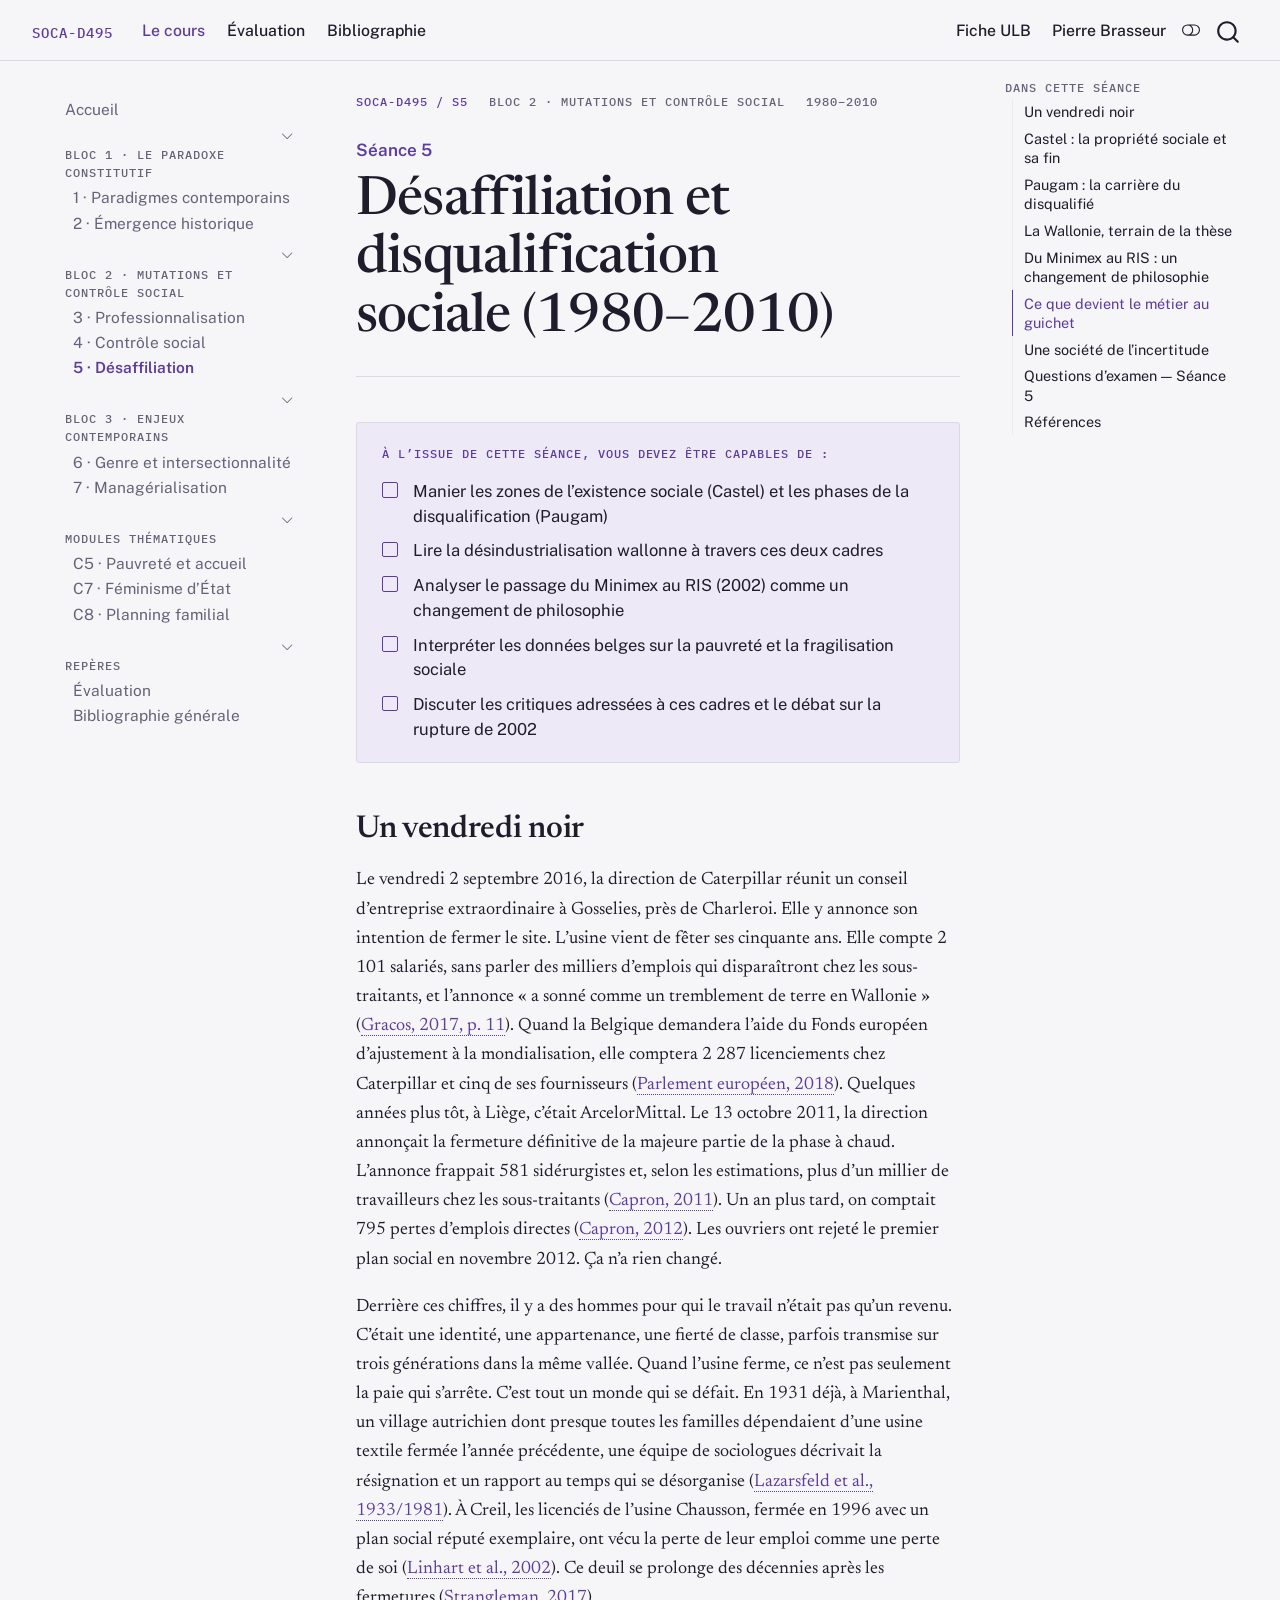
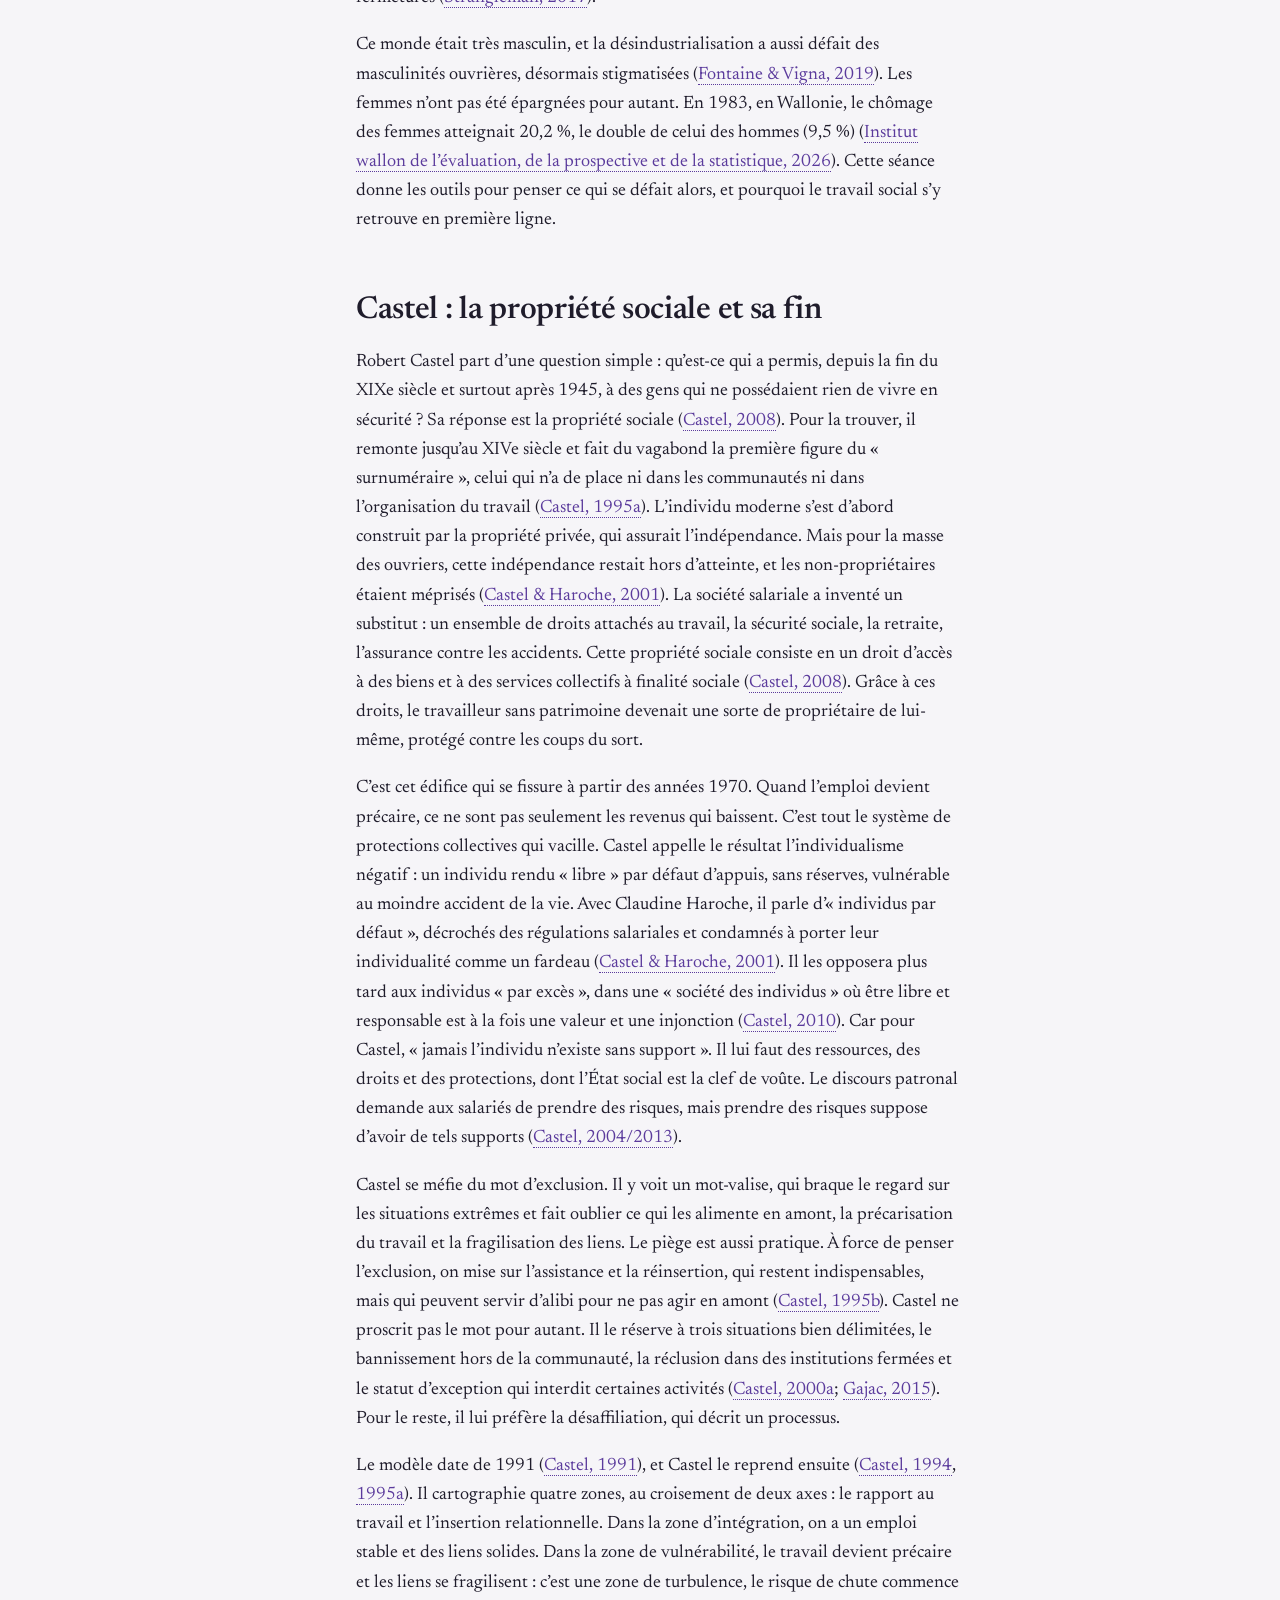
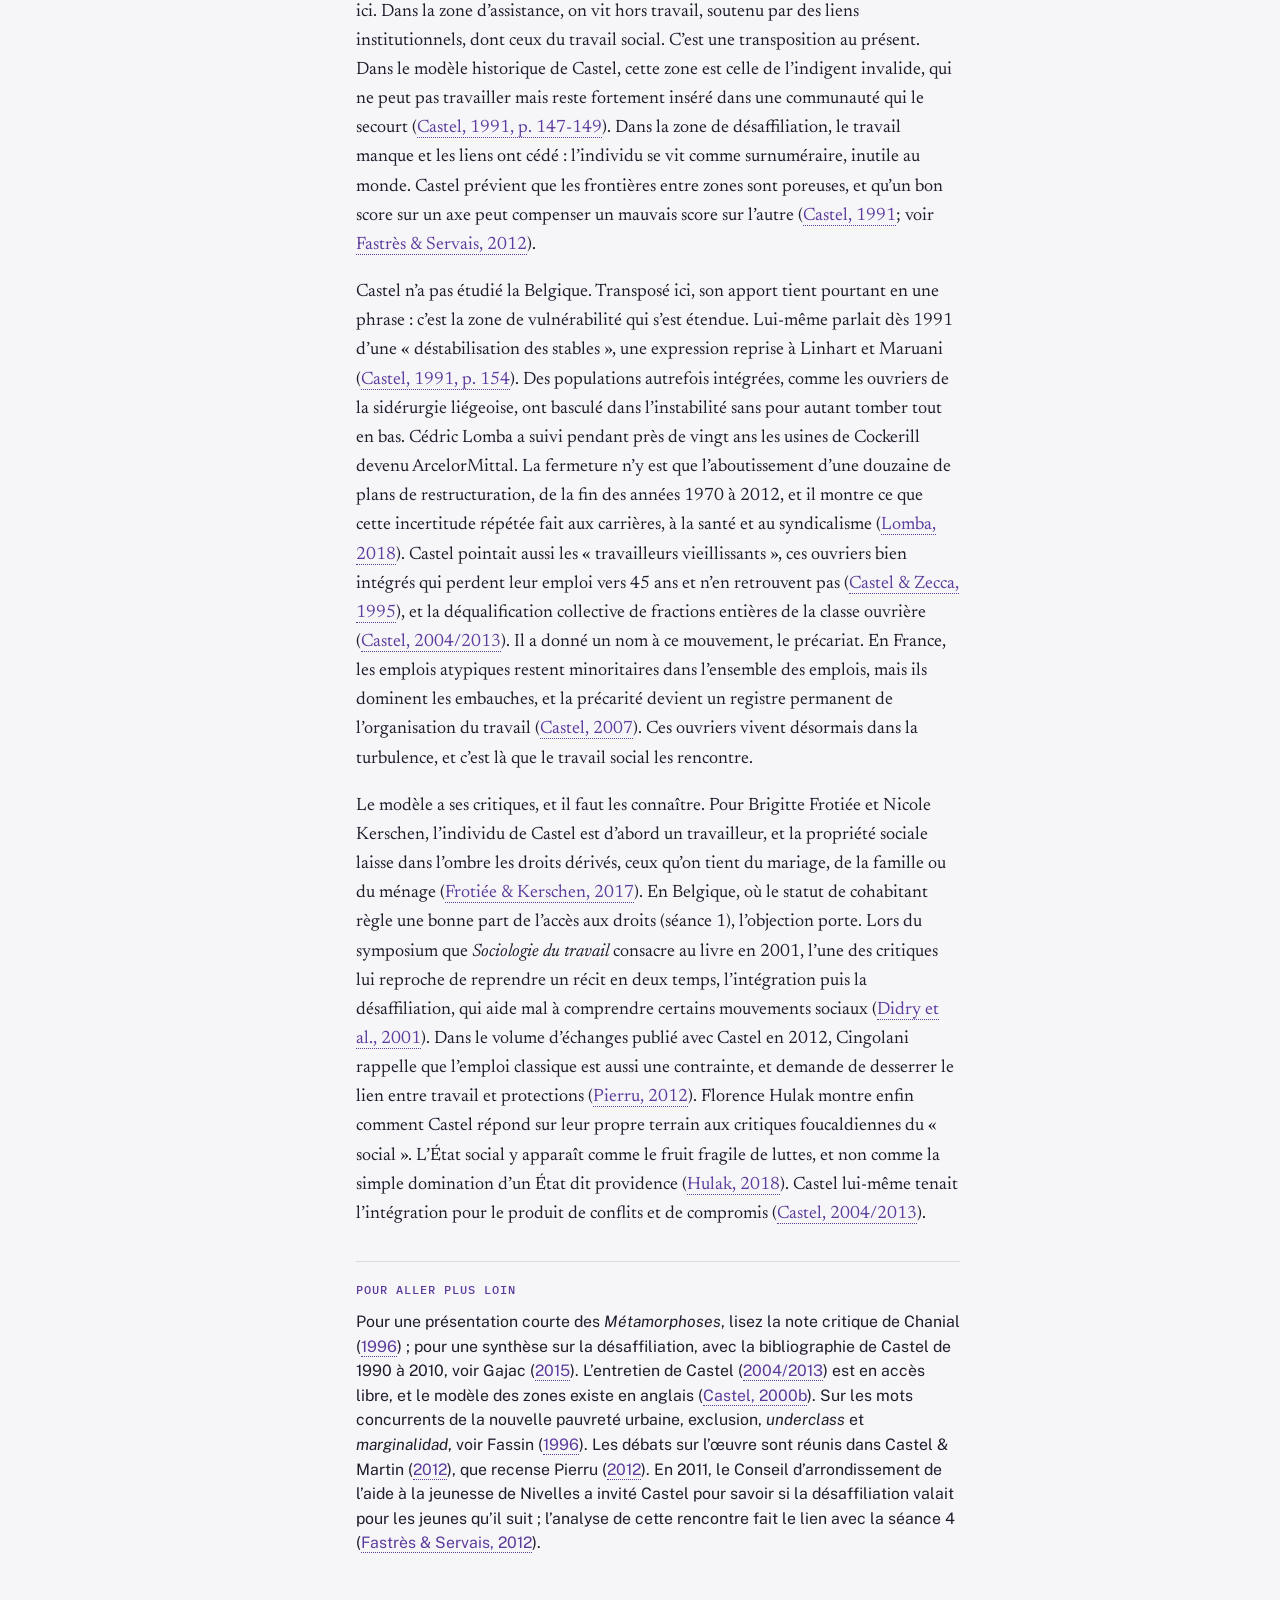
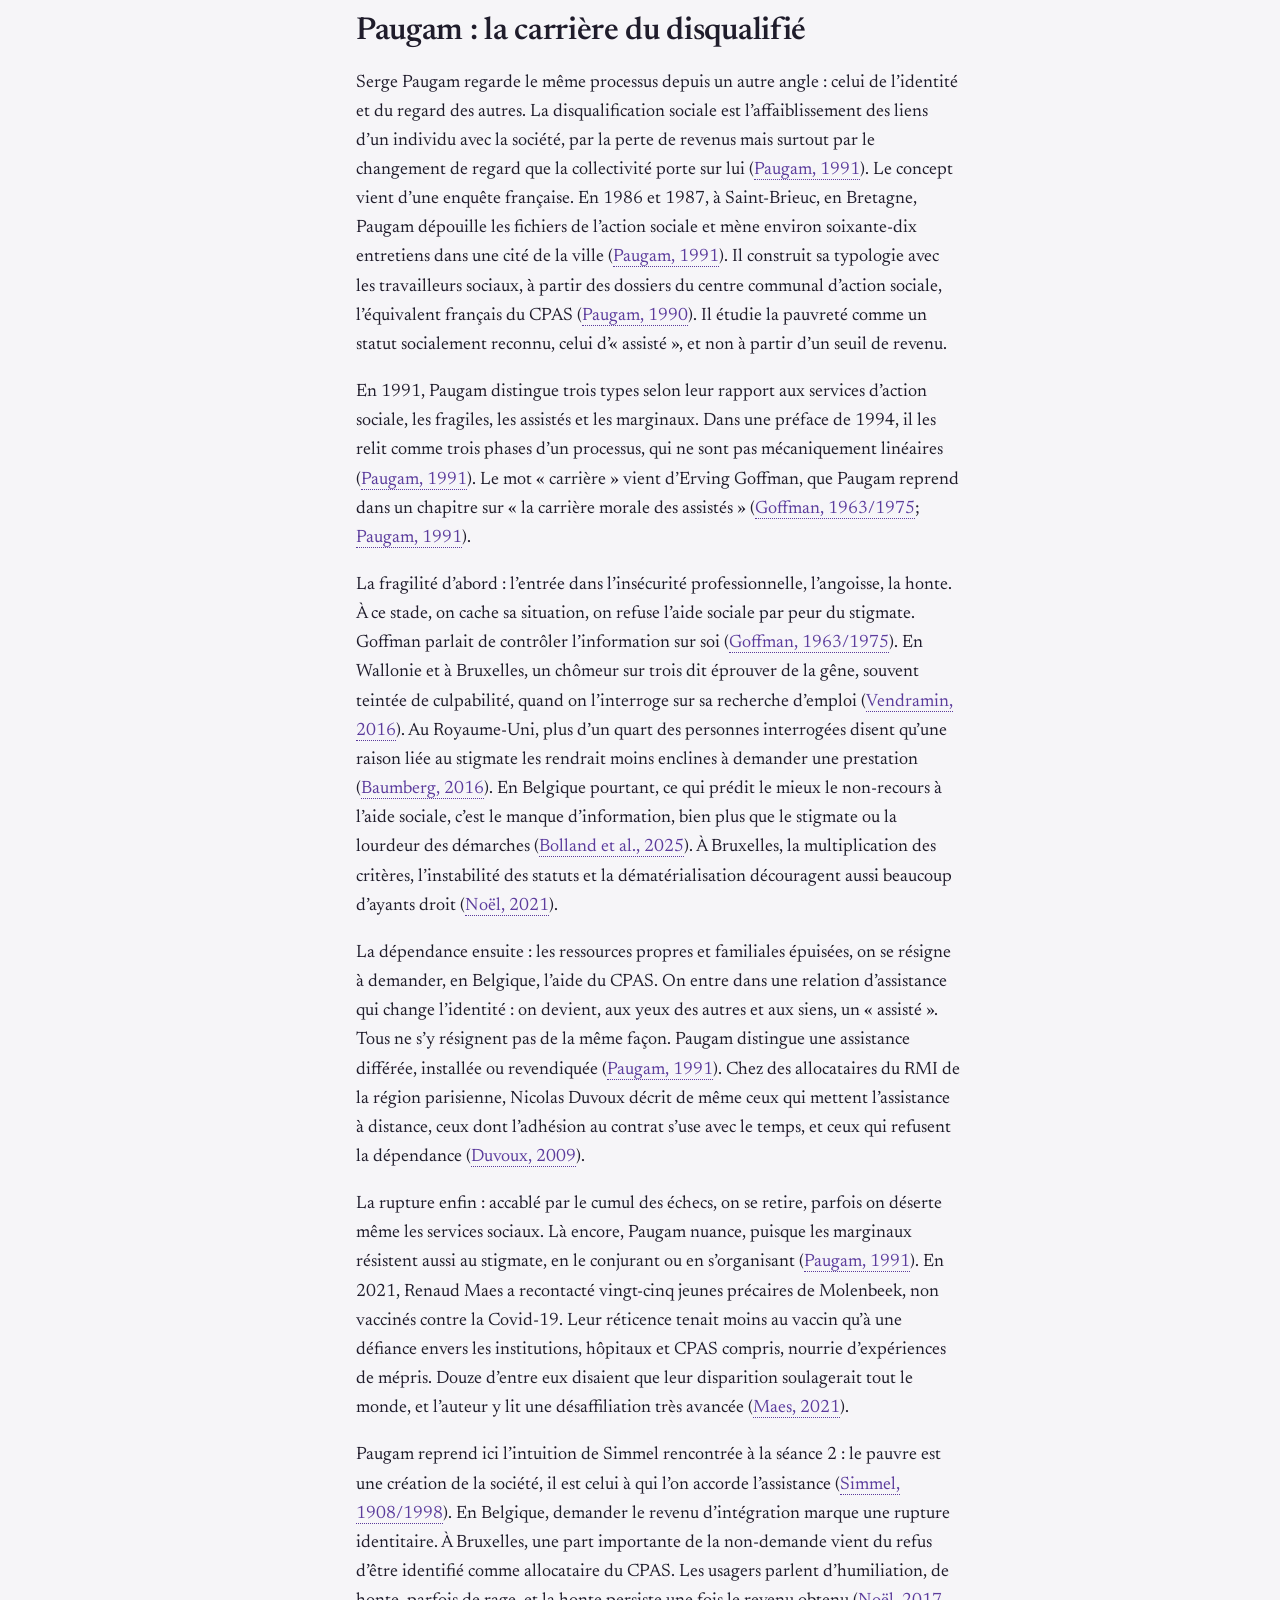
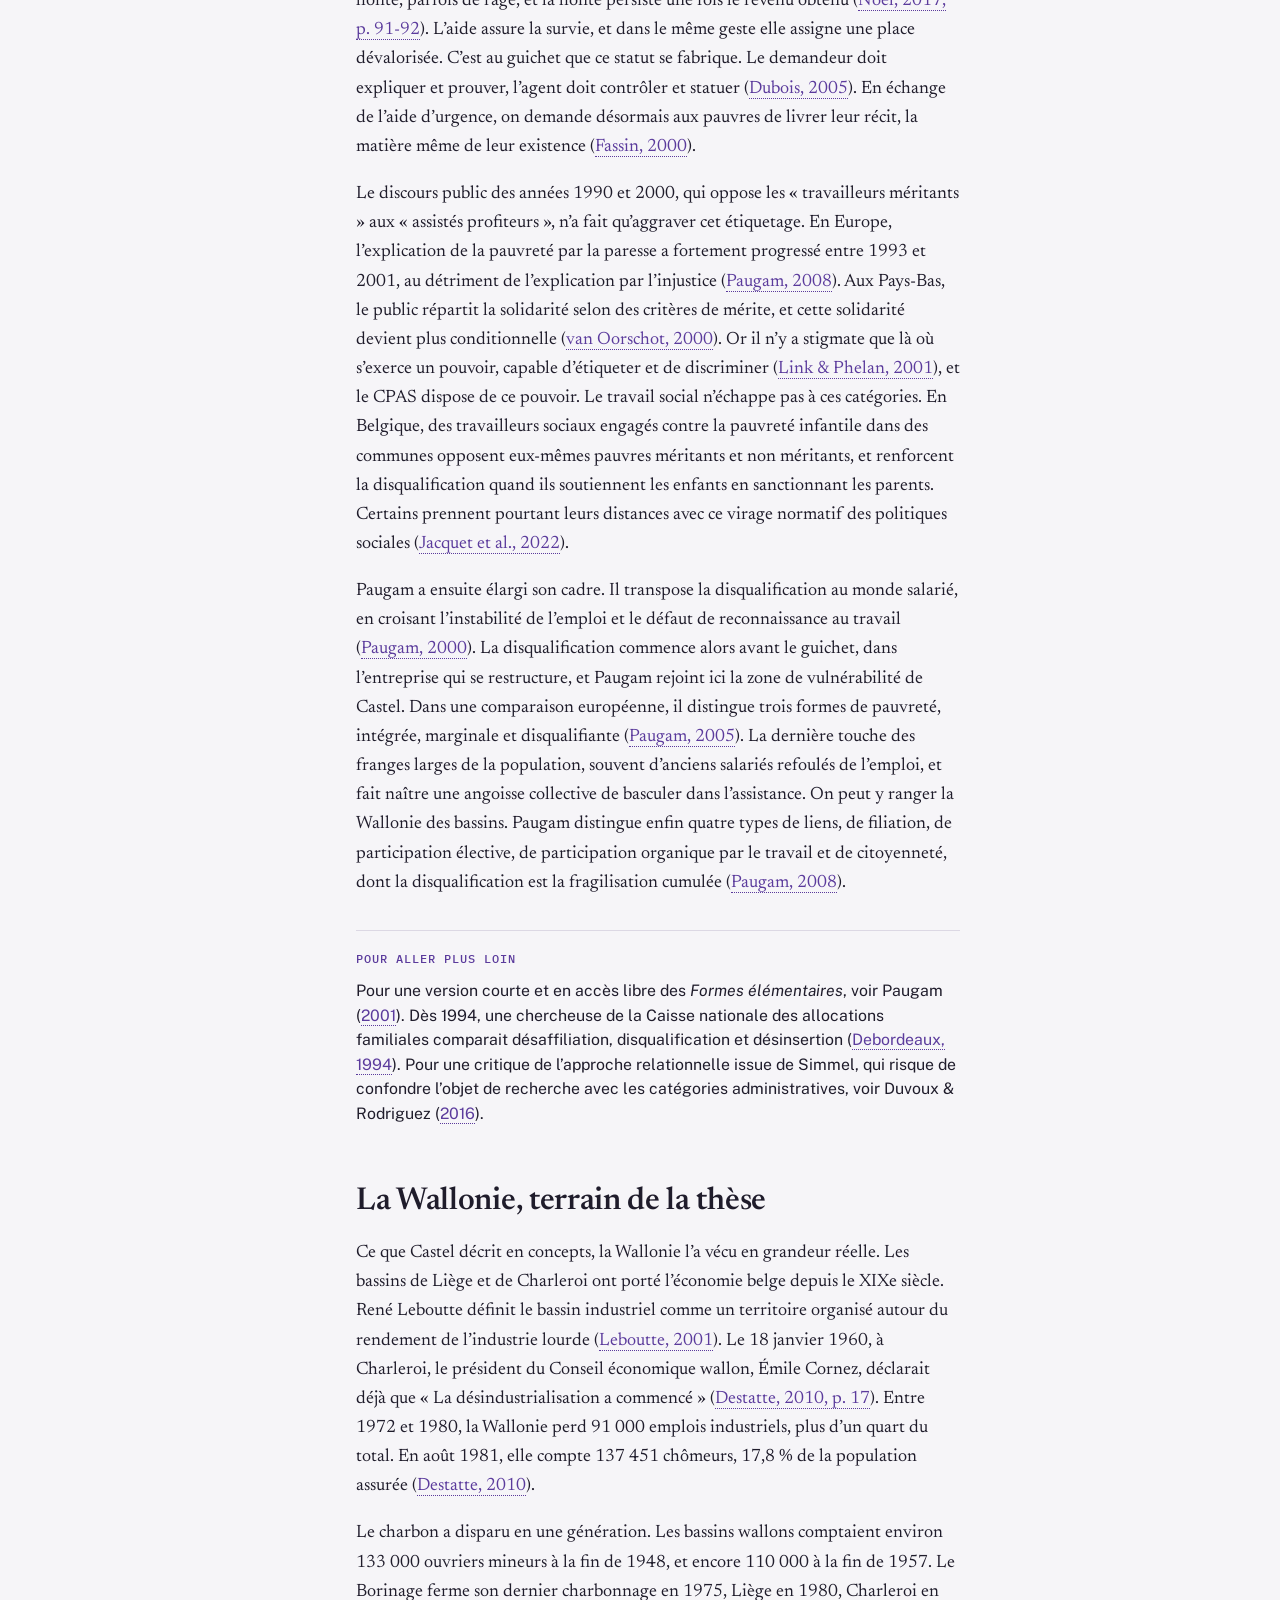
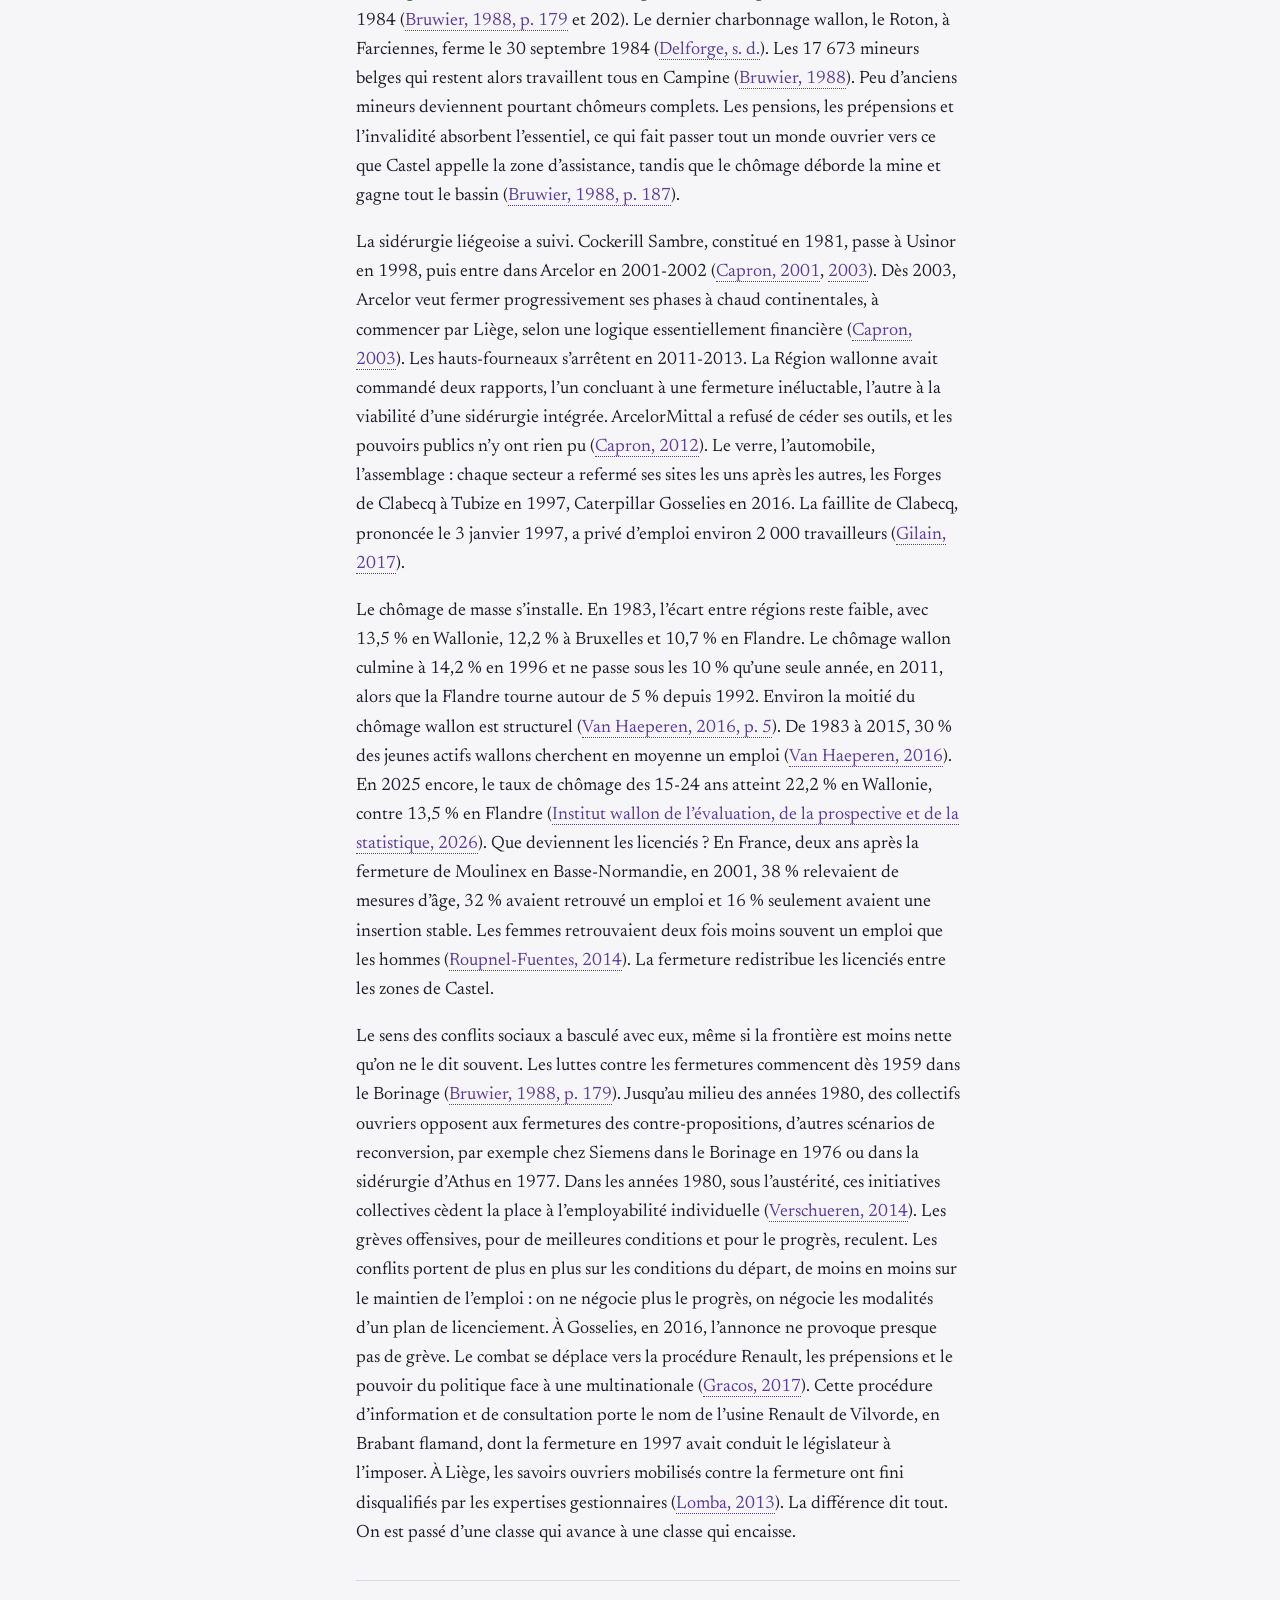
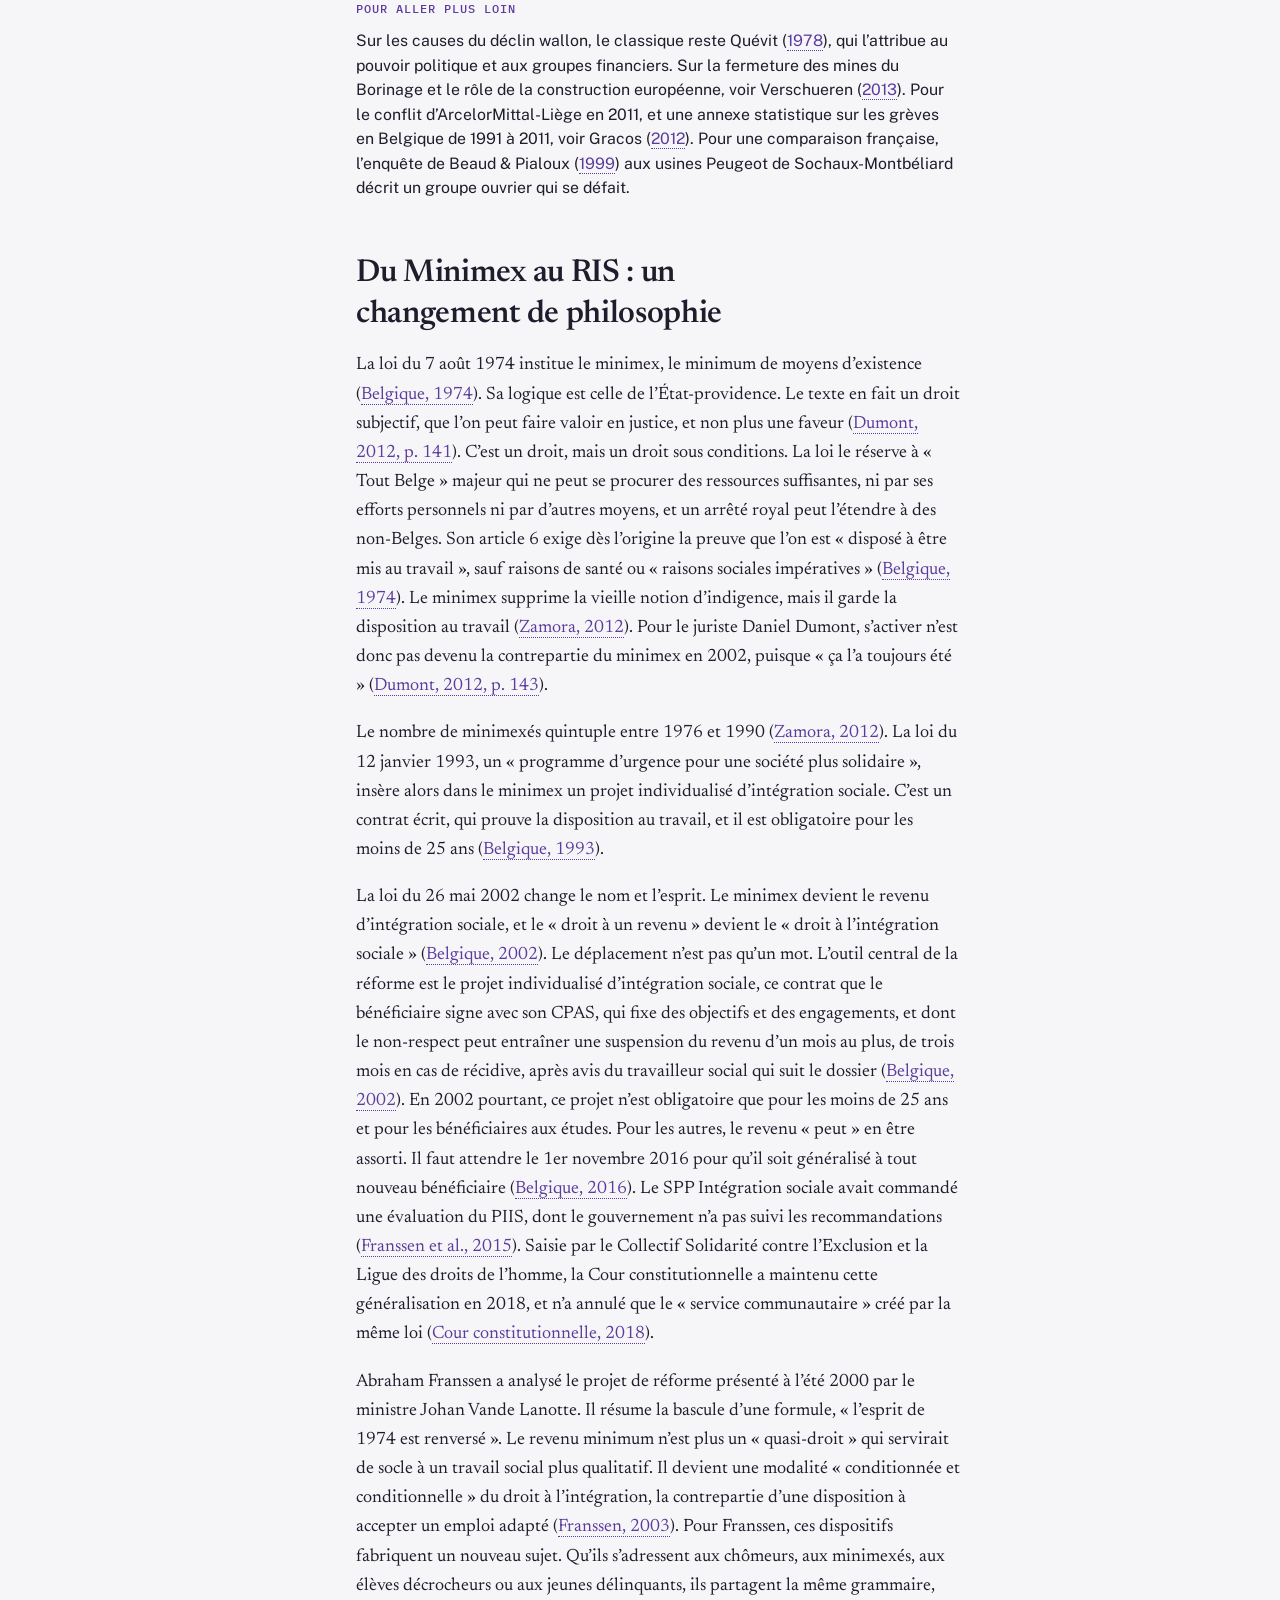
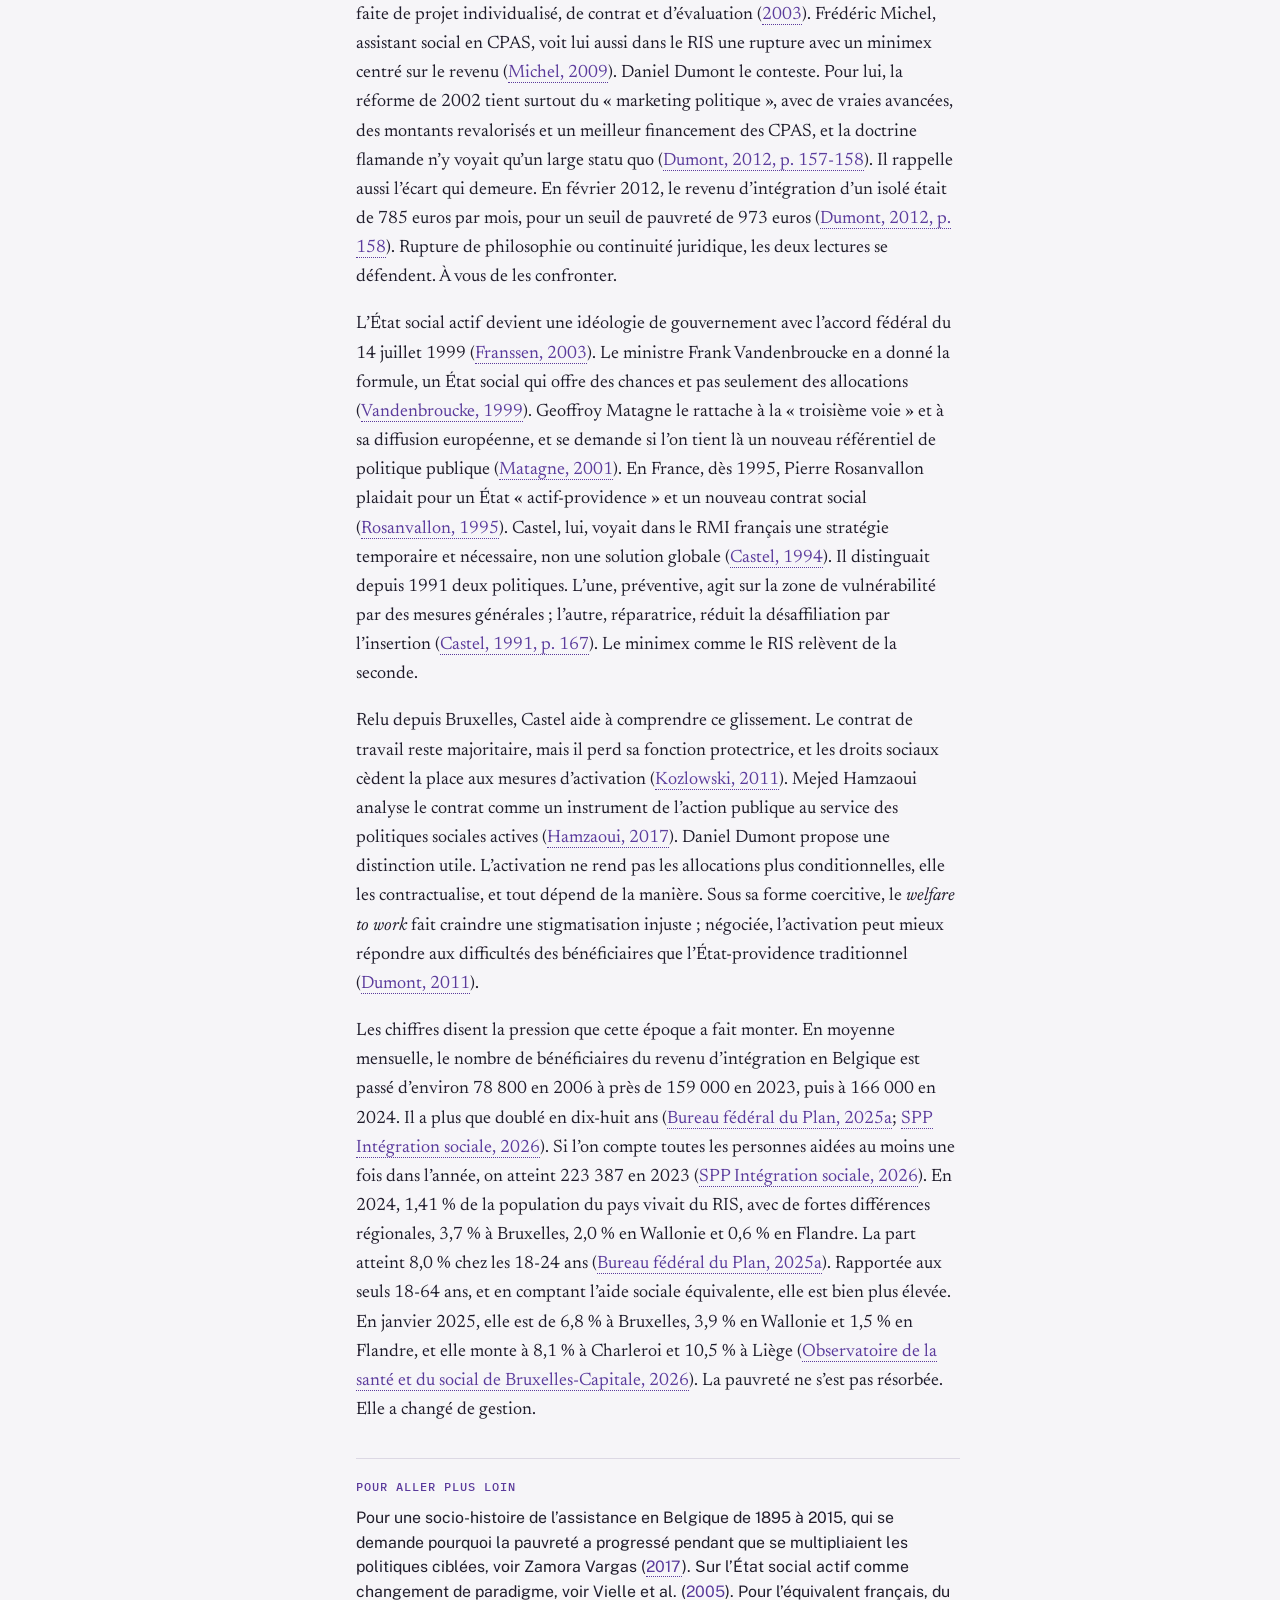
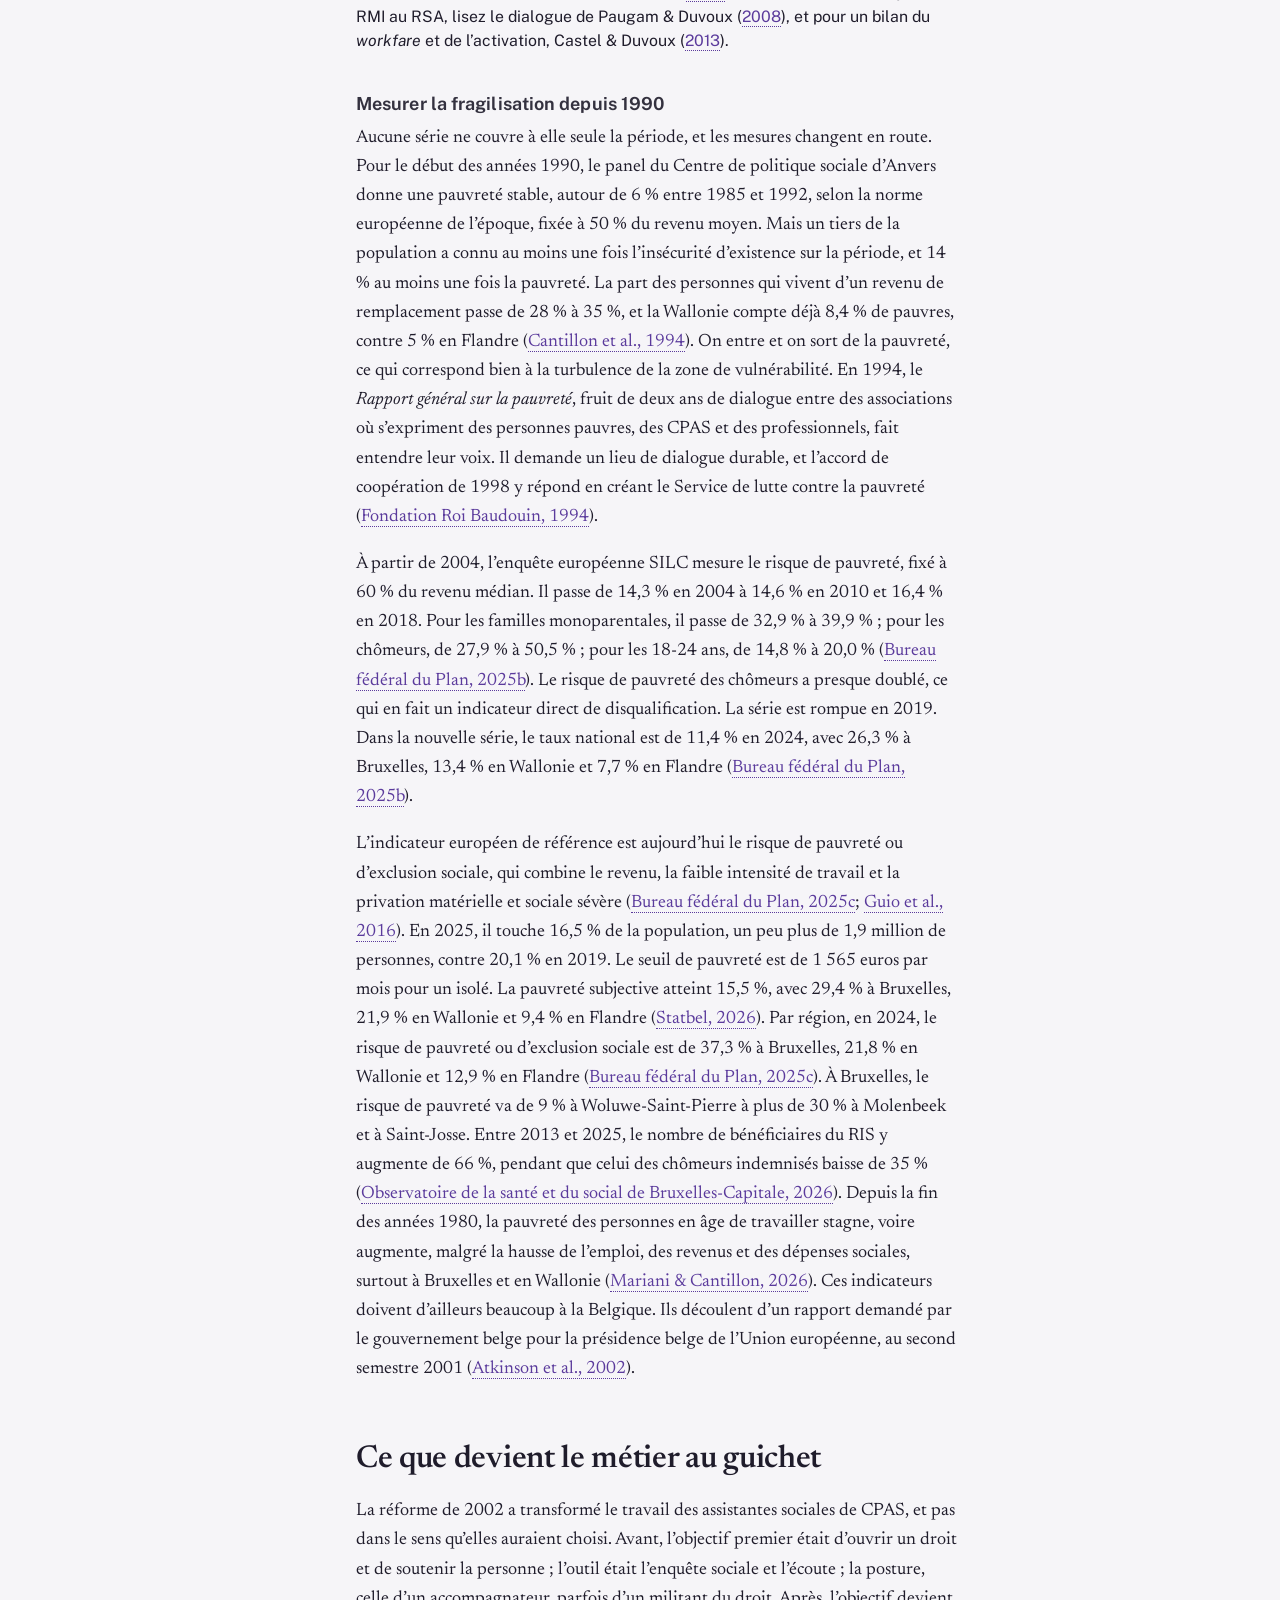
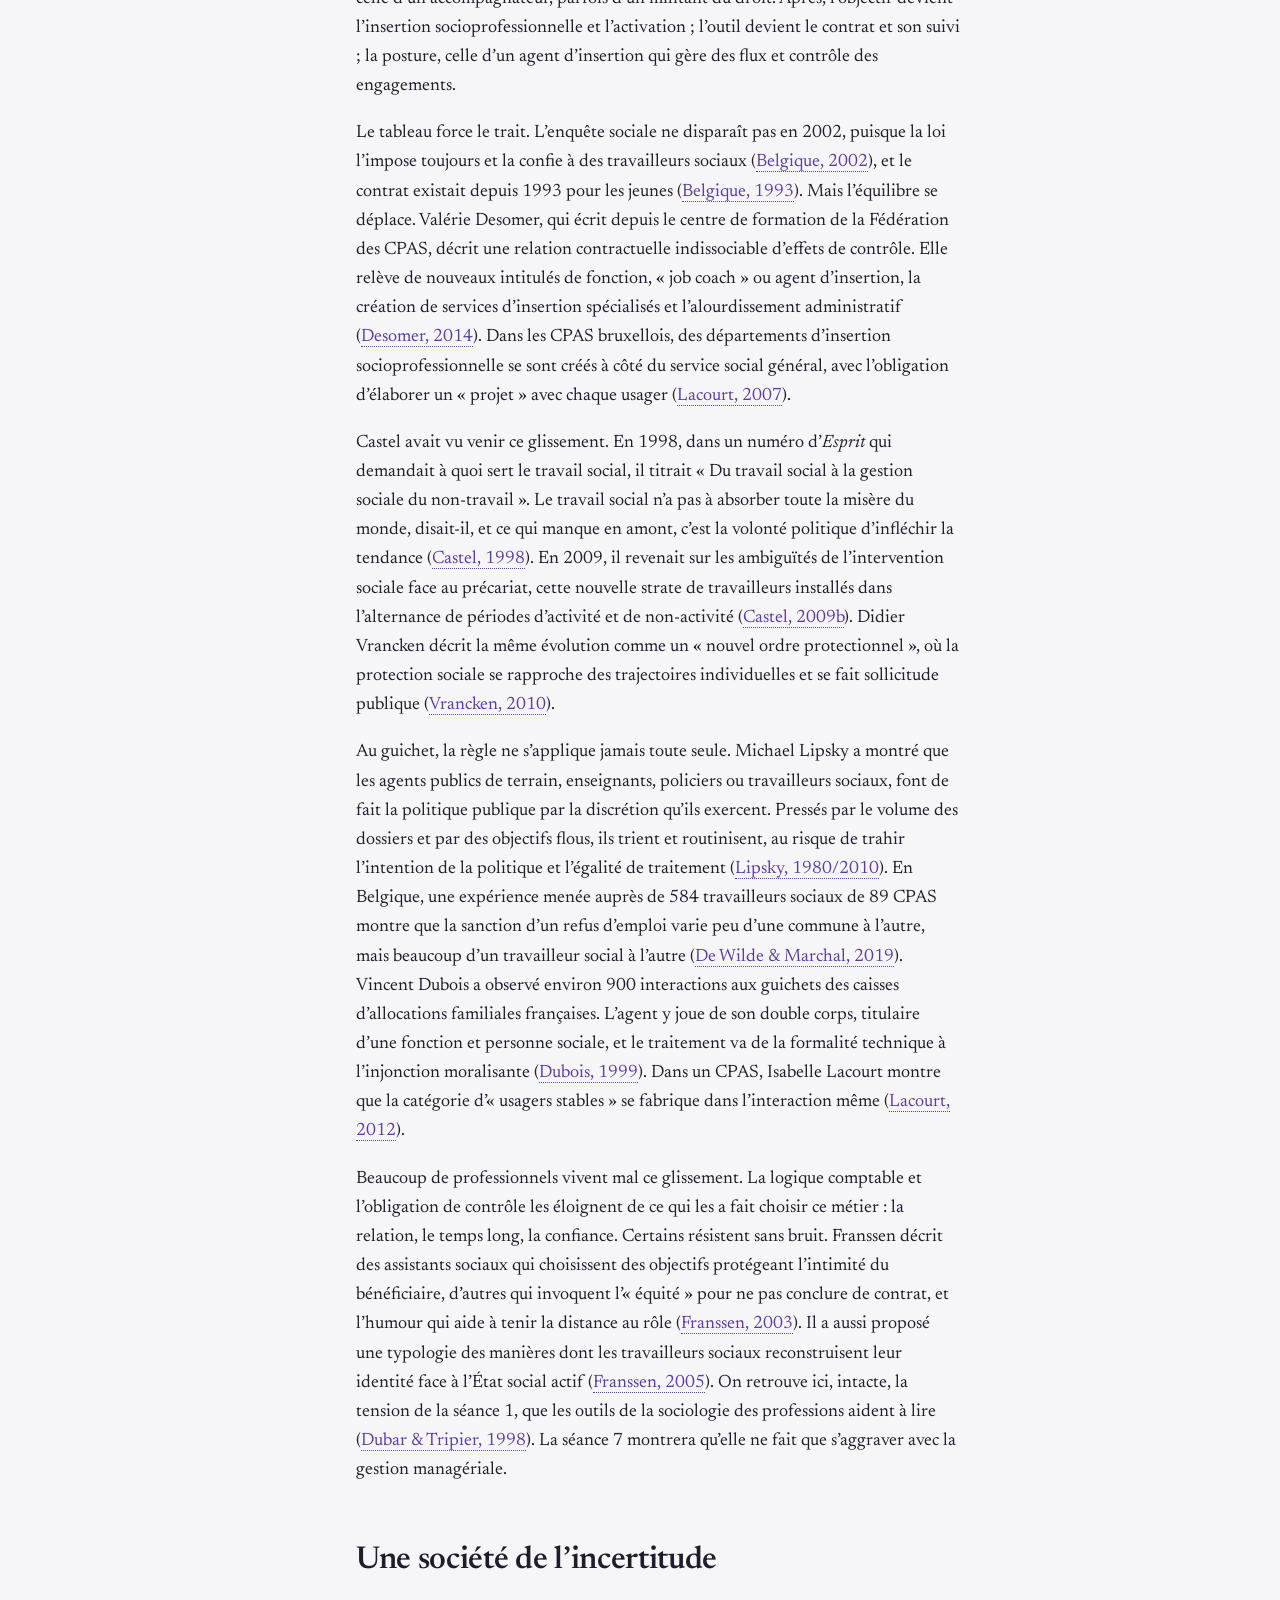
<file: docs/seance-5.html>
<!DOCTYPE html>
<html xmlns="http://www.w3.org/1999/xhtml" lang="fr" xml:lang="fr"><head>

<meta charset="utf-8">
<meta name="generator" content="quarto-1.9.38">

<meta name="viewport" content="width=device-width, initial-scale=1.0, user-scalable=yes">

<meta name="description" content="Castel, Paugam et la Wallonie désindustrialisée : du Minimex au RIS, ce que la désaffiliation fait au guichet.">

<title>Désaffiliation et disqualification sociale (1980–2010) – Théories du travail social</title>
<style>
/* Default styles provided by pandoc.
** See https://pandoc.org/MANUAL.html#variables-for-html for config info.
*/
code{white-space: pre-wrap;}
span.smallcaps{font-variant: small-caps;}
div.columns{display: flex; gap: min(4vw, 1.5em);}
div.column{flex: auto; overflow-x: auto;}
div.hanging-indent{margin-left: 1.5em; text-indent: -1.5em;}
ul.task-list{list-style: none;}
ul.task-list li input[type="checkbox"] {
  width: 0.8em;
  margin: 0 0.8em 0.2em -1em; /* quarto-specific, see https://github.com/quarto-dev/quarto-cli/issues/4556 */ 
  vertical-align: middle;
}
/* CSS for citations */
div.csl-bib-body { }
div.csl-entry {
  clear: both;
  margin-bottom: 0em;
}
.hanging-indent div.csl-entry {
  margin-left:2em;
  text-indent:-2em;
}
div.csl-left-margin {
  min-width:2em;
  float:left;
}
div.csl-right-inline {
  margin-left:2em;
  padding-left:1em;
}
div.csl-indent {
  margin-left: 2em;
}</style>


<script src="site_libs/quarto-nav/quarto-nav.js"></script>
<script src="site_libs/quarto-nav/headroom.min.js"></script>
<script src="site_libs/clipboard/clipboard.min.js"></script>
<script src="site_libs/quarto-search/autocomplete.umd.js"></script>
<script src="site_libs/quarto-search/fuse.min.js"></script>
<script src="site_libs/quarto-search/quarto-search.js"></script>
<meta name="quarto:offset" content="./">
<link href="./seance-6.html" rel="next">
<link href="./seance-4.html" rel="prev">
<link href="./favicon.svg" rel="icon" type="image/svg+xml">
<script src="site_libs/quarto-html/quarto.js" type="module"></script>
<script src="site_libs/quarto-html/tabsets/tabsets.js" type="module"></script>
<script src="site_libs/quarto-html/popper.min.js"></script>
<script src="site_libs/quarto-html/tippy.umd.min.js"></script>
<script src="site_libs/quarto-html/anchor.min.js"></script>
<link href="site_libs/quarto-html/tippy.css" rel="stylesheet">
<link href="site_libs/quarto-html/quarto-syntax-highlighting-701ecf5a3c7fe509613b743fad33545f.css" rel="stylesheet" class="quarto-color-scheme" id="quarto-text-highlighting-styles">
<link href="site_libs/quarto-html/quarto-syntax-highlighting-dark-d402f4b7d095c35e05d0c815e375e5f9.css" rel="stylesheet" class="quarto-color-scheme quarto-color-alternate" id="quarto-text-highlighting-styles">
<link href="site_libs/quarto-html/quarto-syntax-highlighting-701ecf5a3c7fe509613b743fad33545f.css" rel="stylesheet" class="quarto-color-scheme-extra" id="quarto-text-highlighting-styles">
<script src="site_libs/bootstrap/bootstrap.min.js"></script>
<link href="site_libs/bootstrap/bootstrap-icons.css" rel="stylesheet">
<link href="site_libs/bootstrap/bootstrap-ec4b35a2ecb5a0f88c46805f11164cbd.min.css" rel="stylesheet" append-hash="true" class="quarto-color-scheme" id="quarto-bootstrap" data-mode="light">
<link href="site_libs/bootstrap/bootstrap-dark-976eff664b41c7e7be51e78eb8fb4124.min.css" rel="stylesheet" append-hash="true" class="quarto-color-scheme quarto-color-alternate" id="quarto-bootstrap" data-mode="dark">
<link href="site_libs/bootstrap/bootstrap-ec4b35a2ecb5a0f88c46805f11164cbd.min.css" rel="stylesheet" append-hash="true" class="quarto-color-scheme-extra" id="quarto-bootstrap" data-mode="light">
<script id="quarto-search-options" type="application/json">{
  "location": "navbar",
  "copy-button": false,
  "collapse-after": 3,
  "panel-placement": "end",
  "type": "overlay",
  "limit": 50,
  "keyboard-shortcut": [
    "f",
    "/",
    "s"
  ],
  "language": {
    "search-no-results-text": "Pas de résultats",
    "search-matching-documents-text": "documents trouvés",
    "search-copy-link-title": "Copier le lien vers la recherche",
    "search-hide-matches-text": "Cacher les correspondances additionnelles",
    "search-more-match-text": "correspondance de plus dans ce document",
    "search-more-matches-text": "correspondances de plus dans ce document",
    "search-clear-button-title": "Effacer",
    "search-text-placeholder": "",
    "search-detached-cancel-button-title": "Annuler",
    "search-submit-button-title": "Envoyer",
    "search-label": "Recherche"
  }
}</script>
<style>html{ scroll-behavior: smooth; }</style>
<link rel="preconnect" href="https://fonts.googleapis.com">
<link rel="preconnect" href="https://fonts.gstatic.com" crossorigin="">
<link rel="stylesheet" href="https://fonts.googleapis.com/css2?family=IBM+Plex+Mono:wght@400;500&amp;family=Newsreader:ital,opsz,wght@0,6..72,400..700;1,6..72,400..600&amp;family=Public+Sans:wght@400;500;600;700&amp;display=swap">


</head>

<body class="nav-sidebar floating nav-fixed quarto-light"><script id="quarto-html-before-body" type="application/javascript">
    const toggleBodyColorMode = (bsSheetEl) => {
      const mode = bsSheetEl.getAttribute("data-mode");
      const bodyEl = window.document.querySelector("body");
      if (mode === "dark") {
        bodyEl.classList.add("quarto-dark");
        bodyEl.classList.remove("quarto-light");
      } else {
        bodyEl.classList.add("quarto-light");
        bodyEl.classList.remove("quarto-dark");
      }
    }
    const toggleBodyColorPrimary = () => {
      const bsSheetEl = window.document.querySelector("link#quarto-bootstrap:not([rel=disabled-stylesheet])");
      if (bsSheetEl) {
        toggleBodyColorMode(bsSheetEl);
      }
    }
    const setColorSchemeToggle = (alternate) => {
      const toggles = window.document.querySelectorAll('.quarto-color-scheme-toggle');
      for (let i=0; i < toggles.length; i++) {
        const toggle = toggles[i];
        if (toggle) {
          if (alternate) {
            toggle.classList.add("alternate");
          } else {
            toggle.classList.remove("alternate");
          }
        }
      }
    };
    const toggleColorMode = (alternate) => {
      // Switch the stylesheets
      const primaryStylesheets = window.document.querySelectorAll('link.quarto-color-scheme:not(.quarto-color-alternate)');
      const alternateStylesheets = window.document.querySelectorAll('link.quarto-color-scheme.quarto-color-alternate');
      manageTransitions('#quarto-margin-sidebar .nav-link', false);
      if (alternate) {
        // note: dark is layered on light, we don't disable primary!
        enableStylesheet(alternateStylesheets);
        for (const sheetNode of alternateStylesheets) {
          if (sheetNode.id === "quarto-bootstrap") {
            toggleBodyColorMode(sheetNode);
          }
        }
      } else {
        disableStylesheet(alternateStylesheets);
        enableStylesheet(primaryStylesheets)
        toggleBodyColorPrimary();
      }
      manageTransitions('#quarto-margin-sidebar .nav-link', true);
      // Switch the toggles
      setColorSchemeToggle(alternate)
      // Hack to workaround the fact that safari doesn't
      // properly recolor the scrollbar when toggling (#1455)
      if (navigator.userAgent.indexOf('Safari') > 0 && navigator.userAgent.indexOf('Chrome') == -1) {
        manageTransitions("body", false);
        window.scrollTo(0, 1);
        setTimeout(() => {
          window.scrollTo(0, 0);
          manageTransitions("body", true);
        }, 40);
      }
    }
    const disableStylesheet = (stylesheets) => {
      for (let i=0; i < stylesheets.length; i++) {
        const stylesheet = stylesheets[i];
        stylesheet.rel = 'disabled-stylesheet';
      }
    }
    const enableStylesheet = (stylesheets) => {
      for (let i=0; i < stylesheets.length; i++) {
        const stylesheet = stylesheets[i];
        if(stylesheet.rel !== 'stylesheet') { // for Chrome, which will still FOUC without this check
          stylesheet.rel = 'stylesheet';
        }
      }
    }
    const manageTransitions = (selector, allowTransitions) => {
      const els = window.document.querySelectorAll(selector);
      for (let i=0; i < els.length; i++) {
        const el = els[i];
        if (allowTransitions) {
          el.classList.remove('notransition');
        } else {
          el.classList.add('notransition');
        }
      }
    }
    const isFileUrl = () => {
      return window.location.protocol === 'file:';
    }
    const hasAlternateSentinel = () => {
      let styleSentinel = getColorSchemeSentinel();
      if (styleSentinel !== null) {
        return styleSentinel === "alternate";
      } else {
        return false;
      }
    }
    const setStyleSentinel = (alternate) => {
      const value = alternate ? "alternate" : "default";
      if (!isFileUrl()) {
        window.localStorage.setItem("quarto-color-scheme", value);
      } else {
        localAlternateSentinel = value;
      }
    }
    const getColorSchemeSentinel = () => {
      if (!isFileUrl()) {
        const storageValue = window.localStorage.getItem("quarto-color-scheme");
        return storageValue != null ? storageValue : localAlternateSentinel;
      } else {
        return localAlternateSentinel;
      }
    }
    const toggleGiscusIfUsed = (isAlternate, darkModeDefault) => {
      const baseTheme = document.querySelector('#giscus-base-theme')?.value ?? 'light';
      const alternateTheme = document.querySelector('#giscus-alt-theme')?.value ?? 'dark';
      let newTheme = '';
      if(authorPrefersDark) {
        newTheme = isAlternate ? baseTheme : alternateTheme;
      } else {
        newTheme = isAlternate ? alternateTheme : baseTheme;
      }
      const changeGiscusTheme = () => {
        // From: https://github.com/giscus/giscus/issues/336
        const sendMessage = (message) => {
          const iframe = document.querySelector('iframe.giscus-frame');
          if (!iframe) return;
          iframe.contentWindow.postMessage({ giscus: message }, 'https://giscus.app');
        }
        sendMessage({
          setConfig: {
            theme: newTheme
          }
        });
      }
      const isGiscussLoaded = window.document.querySelector('iframe.giscus-frame') !== null;
      if (isGiscussLoaded) {
        changeGiscusTheme();
      }
    };
    const authorPrefersDark = false;
    const queryPrefersDark = window.matchMedia('(prefers-color-scheme: dark)');
    const darkModeDefault = queryPrefersDark.matches;
      document.querySelector('link#quarto-text-highlighting-styles.quarto-color-scheme-extra').rel = 'disabled-stylesheet';
      document.querySelector('link#quarto-bootstrap.quarto-color-scheme-extra').rel = 'disabled-stylesheet';
    let localAlternateSentinel = darkModeDefault ? 'alternate' : 'default';
    // Dark / light mode switch
    window.quartoToggleColorScheme = () => {
      // Read the current dark / light value
      let toAlternate = !hasAlternateSentinel();
      toggleColorMode(toAlternate);
      setStyleSentinel(toAlternate);
      toggleGiscusIfUsed(toAlternate, darkModeDefault);
      window.dispatchEvent(new Event('resize'));
    };
    queryPrefersDark.addEventListener("change", e => {
      if(window.localStorage.getItem("quarto-color-scheme") !== null)
        return;
      const alternate = e.matches
      toggleColorMode(alternate);
      localAlternateSentinel = e.matches ? 'alternate' : 'default'; // this is used alongside local storage!
      toggleGiscusIfUsed(alternate, darkModeDefault);
    });
    // Switch to dark mode if need be
    if (hasAlternateSentinel()) {
      toggleColorMode(true);
    } else {
      toggleColorMode(false);
    }
  </script>

<div id="quarto-search-results"></div>
  <header id="quarto-header" class="headroom fixed-top">
    <nav class="navbar navbar-expand-lg " data-bs-theme="dark">
      <div class="navbar-container container-fluid">
      <div class="navbar-brand-container mx-auto">
    <a class="navbar-brand" href="./index.html">
    <span class="navbar-title">SOCA-D495</span>
    </a>
  </div>
            <div id="quarto-search" class="" title="Recherche"></div>
          <button class="navbar-toggler" type="button" data-bs-toggle="collapse" data-bs-target="#navbarCollapse" aria-controls="navbarCollapse" role="menu" aria-expanded="false" aria-label="Basculer la navigation" onclick="if (window.quartoToggleHeadroom) { window.quartoToggleHeadroom(); }">
  <span class="navbar-toggler-icon"></span>
</button>
          <div class="collapse navbar-collapse" id="navbarCollapse">
            <ul class="navbar-nav navbar-nav-scroll me-auto">
  <li class="nav-item">
    <a class="nav-link active" href="./index.html" aria-current="page"> 
<span class="menu-text">Le cours</span></a>
  </li>  
  <li class="nav-item">
    <a class="nav-link" href="./evaluation.html"> 
<span class="menu-text">Évaluation</span></a>
  </li>  
  <li class="nav-item">
    <a class="nav-link" href="./references.html"> 
<span class="menu-text">Bibliographie</span></a>
  </li>  
</ul>
            <ul class="navbar-nav navbar-nav-scroll ms-auto">
  <li class="nav-item">
    <a class="nav-link" href="https://www.ulb.be/fr/programme/soca-d495-1"> 
<span class="menu-text">Fiche ULB</span></a>
  </li>  
  <li class="nav-item">
    <a class="nav-link" href="https://pierrebrasseur.github.io/cours-soca-d495.html"> 
<span class="menu-text">Pierre Brasseur</span></a>
  </li>  
</ul>
          </div> <!-- /navcollapse -->
            <div class="quarto-navbar-tools">
  <a href="" class="quarto-color-scheme-toggle quarto-navigation-tool  px-1" onclick="window.quartoToggleColorScheme(); return false;" title="Basculer le mode sombre"><i class="bi"></i></a>
</div>
      </div> <!-- /container-fluid -->
    </nav>
  <nav class="quarto-secondary-nav">
    <div class="container-fluid d-flex">
      <button type="button" class="quarto-btn-toggle btn" data-bs-toggle="collapse" role="button" data-bs-target=".quarto-sidebar-collapse-item" aria-controls="quarto-sidebar" aria-expanded="false" aria-label="Basculer la barre latérale" onclick="if (window.quartoToggleHeadroom) { window.quartoToggleHeadroom(); }">
        <i class="bi bi-layout-text-sidebar-reverse"></i>
      </button>
        <a class="flex-grow-1 no-decor" role="navigation" data-bs-toggle="collapse" data-bs-target=".quarto-sidebar-collapse-item" aria-controls="quarto-sidebar" aria-expanded="false" aria-label="Basculer la barre latérale" onclick="if (window.quartoToggleHeadroom) { window.quartoToggleHeadroom(); }">      
          <h1 class="quarto-secondary-nav-title">Désaffiliation et disqualification sociale (1980–2010)</h1>
        </a>     
    </div>
  </nav>
</header>
<!-- content -->
<div id="quarto-content" class="quarto-container page-columns page-rows-contents page-layout-article page-navbar">
<!-- sidebar -->
  <nav id="quarto-sidebar" class="sidebar collapse collapse-horizontal quarto-sidebar-collapse-item sidebar-navigation floating overflow-auto">
    <div class="sidebar-menu-container"> 
    <ul class="list-unstyled mt-1">
        <li class="sidebar-item">
  <div class="sidebar-item-container"> 
  <a href="./index.html" class="sidebar-item-text sidebar-link">
 <span class="menu-text">Accueil</span></a>
  </div>
</li>
        <li class="sidebar-item sidebar-item-section">
      <div class="sidebar-item-container"> 
            <a class="sidebar-item-text sidebar-link text-start" data-bs-toggle="collapse" data-bs-target="#quarto-sidebar-section-1" role="navigation" aria-expanded="true">
 <span class="menu-text">Bloc 1 · Le paradoxe constitutif</span></a>
          <a class="sidebar-item-toggle text-start" data-bs-toggle="collapse" data-bs-target="#quarto-sidebar-section-1" role="navigation" aria-expanded="true" aria-label="Basculer la section">
            <i class="bi bi-chevron-right ms-2"></i>
          </a> 
      </div>
      <ul id="quarto-sidebar-section-1" class="collapse list-unstyled sidebar-section depth1 show">  
          <li class="sidebar-item">
  <div class="sidebar-item-container"> 
  <a href="./seance-1.html" class="sidebar-item-text sidebar-link">
 <span class="menu-text">1 · Paradigmes contemporains</span></a>
  </div>
</li>
          <li class="sidebar-item">
  <div class="sidebar-item-container"> 
  <a href="./seance-2.html" class="sidebar-item-text sidebar-link">
 <span class="menu-text">2 · Émergence historique</span></a>
  </div>
</li>
      </ul>
  </li>
        <li class="sidebar-item sidebar-item-section">
      <div class="sidebar-item-container"> 
            <a class="sidebar-item-text sidebar-link text-start" data-bs-toggle="collapse" data-bs-target="#quarto-sidebar-section-2" role="navigation" aria-expanded="true">
 <span class="menu-text">Bloc 2 · Mutations et contrôle social</span></a>
          <a class="sidebar-item-toggle text-start" data-bs-toggle="collapse" data-bs-target="#quarto-sidebar-section-2" role="navigation" aria-expanded="true" aria-label="Basculer la section">
            <i class="bi bi-chevron-right ms-2"></i>
          </a> 
      </div>
      <ul id="quarto-sidebar-section-2" class="collapse list-unstyled sidebar-section depth1 show">  
          <li class="sidebar-item">
  <div class="sidebar-item-container"> 
  <a href="./seance-3.html" class="sidebar-item-text sidebar-link">
 <span class="menu-text">3 · Professionnalisation</span></a>
  </div>
</li>
          <li class="sidebar-item">
  <div class="sidebar-item-container"> 
  <a href="./seance-4.html" class="sidebar-item-text sidebar-link">
 <span class="menu-text">4 · Contrôle social</span></a>
  </div>
</li>
          <li class="sidebar-item">
  <div class="sidebar-item-container"> 
  <a href="./seance-5.html" class="sidebar-item-text sidebar-link active">
 <span class="menu-text">5 · Désaffiliation</span></a>
  </div>
</li>
      </ul>
  </li>
        <li class="sidebar-item sidebar-item-section">
      <div class="sidebar-item-container"> 
            <a class="sidebar-item-text sidebar-link text-start" data-bs-toggle="collapse" data-bs-target="#quarto-sidebar-section-3" role="navigation" aria-expanded="true">
 <span class="menu-text">Bloc 3 · Enjeux contemporains</span></a>
          <a class="sidebar-item-toggle text-start" data-bs-toggle="collapse" data-bs-target="#quarto-sidebar-section-3" role="navigation" aria-expanded="true" aria-label="Basculer la section">
            <i class="bi bi-chevron-right ms-2"></i>
          </a> 
      </div>
      <ul id="quarto-sidebar-section-3" class="collapse list-unstyled sidebar-section depth1 show">  
          <li class="sidebar-item">
  <div class="sidebar-item-container"> 
  <a href="./seance-6.html" class="sidebar-item-text sidebar-link">
 <span class="menu-text">6 · Genre et intersectionnalité</span></a>
  </div>
</li>
          <li class="sidebar-item">
  <div class="sidebar-item-container"> 
  <a href="./seance-7.html" class="sidebar-item-text sidebar-link">
 <span class="menu-text">7 · Managérialisation</span></a>
  </div>
</li>
      </ul>
  </li>
        <li class="sidebar-item sidebar-item-section">
      <div class="sidebar-item-container"> 
            <a class="sidebar-item-text sidebar-link text-start" data-bs-toggle="collapse" data-bs-target="#quarto-sidebar-section-4" role="navigation" aria-expanded="true">
 <span class="menu-text">Modules thématiques</span></a>
          <a class="sidebar-item-toggle text-start" data-bs-toggle="collapse" data-bs-target="#quarto-sidebar-section-4" role="navigation" aria-expanded="true" aria-label="Basculer la section">
            <i class="bi bi-chevron-right ms-2"></i>
          </a> 
      </div>
      <ul id="quarto-sidebar-section-4" class="collapse list-unstyled sidebar-section depth1 show">  
          <li class="sidebar-item">
  <div class="sidebar-item-container"> 
  <a href="./module-c5.html" class="sidebar-item-text sidebar-link">
 <span class="menu-text">C5 · Pauvreté et accueil</span></a>
  </div>
</li>
          <li class="sidebar-item">
  <div class="sidebar-item-container"> 
  <a href="./module-c7.html" class="sidebar-item-text sidebar-link">
 <span class="menu-text">C7 · Féminisme d’État</span></a>
  </div>
</li>
          <li class="sidebar-item">
  <div class="sidebar-item-container"> 
  <a href="./module-c8.html" class="sidebar-item-text sidebar-link">
 <span class="menu-text">C8 · Planning familial</span></a>
  </div>
</li>
      </ul>
  </li>
        <li class="sidebar-item sidebar-item-section">
      <div class="sidebar-item-container"> 
            <a class="sidebar-item-text sidebar-link text-start" data-bs-toggle="collapse" data-bs-target="#quarto-sidebar-section-5" role="navigation" aria-expanded="true">
 <span class="menu-text">Repères</span></a>
          <a class="sidebar-item-toggle text-start" data-bs-toggle="collapse" data-bs-target="#quarto-sidebar-section-5" role="navigation" aria-expanded="true" aria-label="Basculer la section">
            <i class="bi bi-chevron-right ms-2"></i>
          </a> 
      </div>
      <ul id="quarto-sidebar-section-5" class="collapse list-unstyled sidebar-section depth1 show">  
          <li class="sidebar-item">
  <div class="sidebar-item-container"> 
  <a href="./evaluation.html" class="sidebar-item-text sidebar-link">
 <span class="menu-text">Évaluation</span></a>
  </div>
</li>
          <li class="sidebar-item">
  <div class="sidebar-item-container"> 
  <a href="./references.html" class="sidebar-item-text sidebar-link">
 <span class="menu-text">Bibliographie générale</span></a>
  </div>
</li>
      </ul>
  </li>
    </ul>
    </div>
</nav>
<div id="quarto-sidebar-glass" class="quarto-sidebar-collapse-item" data-bs-toggle="collapse" data-bs-target=".quarto-sidebar-collapse-item"></div>
<!-- margin-sidebar -->
    <div id="quarto-margin-sidebar" class="sidebar margin-sidebar">
        <nav id="TOC" role="doc-toc" class="toc-active">
    <h2 id="toc-title">Dans cette séance</h2>
   
  <ul class="collapse">
  <li><a href="#un-vendredi-noir" id="toc-un-vendredi-noir" class="nav-link active" data-scroll-target="#un-vendredi-noir">Un vendredi noir</a></li>
  <li><a href="#castel-la-propriété-sociale-et-sa-fin" id="toc-castel-la-propriété-sociale-et-sa-fin" class="nav-link" data-scroll-target="#castel-la-propriété-sociale-et-sa-fin">Castel : la propriété sociale et sa fin</a></li>
  <li><a href="#paugam-la-carrière-du-disqualifié" id="toc-paugam-la-carrière-du-disqualifié" class="nav-link" data-scroll-target="#paugam-la-carrière-du-disqualifié">Paugam : la carrière du disqualifié</a></li>
  <li><a href="#la-wallonie-terrain-de-la-thèse" id="toc-la-wallonie-terrain-de-la-thèse" class="nav-link" data-scroll-target="#la-wallonie-terrain-de-la-thèse">La Wallonie, terrain de la thèse</a></li>
  <li><a href="#du-minimex-au-ris-un-changement-de-philosophie" id="toc-du-minimex-au-ris-un-changement-de-philosophie" class="nav-link" data-scroll-target="#du-minimex-au-ris-un-changement-de-philosophie">Du Minimex au RIS : un changement de philosophie</a></li>
  <li><a href="#ce-que-devient-le-métier-au-guichet" id="toc-ce-que-devient-le-métier-au-guichet" class="nav-link" data-scroll-target="#ce-que-devient-le-métier-au-guichet">Ce que devient le métier au guichet</a></li>
  <li><a href="#une-société-de-lincertitude" id="toc-une-société-de-lincertitude" class="nav-link" data-scroll-target="#une-société-de-lincertitude">Une société de l’incertitude</a></li>
  <li><a href="#questions-dexamen-séance-5" id="toc-questions-dexamen-séance-5" class="nav-link" data-scroll-target="#questions-dexamen-séance-5">Questions d’examen — Séance 5</a></li>
  <li><a href="#références" id="toc-références" class="nav-link" data-scroll-target="#références">Références</a></li>
  </ul>
</nav>
    </div>
<!-- main -->
<main class="content" id="quarto-document-content">


<header id="title-block-header" class="quarto-title-block fiche-header">
<div class="fiche-meta">
  <span class="fiche-ref">SOCA-D495 / S5</span>
  <span>Bloc 2 · Mutations et contrôle social</span>
  <span>1980–2010</span>
</div>
<p class="fiche-numero">Séance 5</p>
<h1 class="title d-none d-lg-block display-7">Désaffiliation et disqualification sociale (1980–2010)</h1>
</header>



<div class="objectifs">
<p><strong>À l’issue de cette séance, vous devez être capables de :</strong></p>
<ul>
<li>Manier les zones de l’existence sociale (Castel) et les phases de la disqualification (Paugam)</li>
<li>Lire la désindustrialisation wallonne à travers ces deux cadres</li>
<li>Analyser le passage du Minimex au RIS (2002) comme un changement de philosophie</li>
<li>Interpréter les données belges sur la pauvreté et la fragilisation sociale</li>
<li>Discuter les critiques adressées à ces cadres et le débat sur la rupture de 2002</li>
</ul>
</div>
<section id="un-vendredi-noir" class="level2">
<h2 class="anchored" data-anchor-id="un-vendredi-noir">Un vendredi noir</h2>
<p>Le vendredi 2 septembre 2016, la direction de Caterpillar réunit un conseil d’entreprise extraordinaire à Gosselies, près de Charleroi. Elle y annonce son intention de fermer le site. L’usine vient de fêter ses cinquante ans. Elle compte 2 101 salariés, sans parler des milliers d’emplois qui disparaîtront chez les sous-traitants, et l’annonce « a sonné comme un tremblement de terre en Wallonie » <span class="citation" data-cites="gracos2017">(<a href="#ref-gracos2017" role="doc-biblioref">Gracos, 2017, p. 11</a>)</span>. Quand la Belgique demandera l’aide du Fonds européen d’ajustement à la mondialisation, elle comptera 2 287 licenciements chez Caterpillar et cinq de ses fournisseurs <span class="citation" data-cites="pe2018">(<a href="#ref-pe2018" role="doc-biblioref">Parlement européen, 2018</a>)</span>. Quelques années plus tôt, à Liège, c’était ArcelorMittal. Le 13 octobre 2011, la direction annonçait la fermeture définitive de la majeure partie de la phase à chaud. L’annonce frappait 581 sidérurgistes et, selon les estimations, plus d’un millier de travailleurs chez les sous-traitants <span class="citation" data-cites="capron2011">(<a href="#ref-capron2011" role="doc-biblioref">Capron, 2011</a>)</span>. Un an plus tard, on comptait 795 pertes d’emplois directes <span class="citation" data-cites="capron2012">(<a href="#ref-capron2012" role="doc-biblioref">Capron, 2012</a>)</span>. Les ouvriers ont rejeté le premier plan social en novembre 2012. Ça n’a rien changé.</p>
<p>Derrière ces chiffres, il y a des hommes pour qui le travail n’était pas qu’un revenu. C’était une identité, une appartenance, une fierté de classe, parfois transmise sur trois générations dans la même vallée. Quand l’usine ferme, ce n’est pas seulement la paie qui s’arrête. C’est tout un monde qui se défait. En 1931 déjà, à Marienthal, un village autrichien dont presque toutes les familles dépendaient d’une usine textile fermée l’année précédente, une équipe de sociologues décrivait la résignation et un rapport au temps qui se désorganise <span class="citation" data-cites="lazarsfeld1981">(<a href="#ref-lazarsfeld1981" role="doc-biblioref">Lazarsfeld et al., 1933/1981</a>)</span>. À Creil, les licenciés de l’usine Chausson, fermée en 1996 avec un plan social réputé exemplaire, ont vécu la perte de leur emploi comme une perte de soi <span class="citation" data-cites="linhart2002">(<a href="#ref-linhart2002" role="doc-biblioref">Linhart et al., 2002</a>)</span>. Ce deuil se prolonge des décennies après les fermetures <span class="citation" data-cites="strangleman2017">(<a href="#ref-strangleman2017" role="doc-biblioref">Strangleman, 2017</a>)</span>.</p>
<p>Ce monde était très masculin, et la désindustrialisation a aussi défait des masculinités ouvrières, désormais stigmatisées <span class="citation" data-cites="fontaine2019">(<a href="#ref-fontaine2019" role="doc-biblioref">Fontaine &amp; Vigna, 2019</a>)</span>. Les femmes n’ont pas été épargnées pour autant. En 1983, en Wallonie, le chômage des femmes atteignait 20,2 %, le double de celui des hommes (9,5 %) <span class="citation" data-cites="iweps2026">(<a href="#ref-iweps2026" role="doc-biblioref">Institut wallon de l’évaluation, de la prospective et de la statistique, 2026</a>)</span>. Cette séance donne les outils pour penser ce qui se défait alors, et pourquoi le travail social s’y retrouve en première ligne.</p>
</section>
<section id="castel-la-propriété-sociale-et-sa-fin" class="level2">
<h2 class="anchored" data-anchor-id="castel-la-propriété-sociale-et-sa-fin">Castel : la propriété sociale et sa fin</h2>
<p>Robert Castel part d’une question simple : qu’est-ce qui a permis, depuis la fin du XIXe siècle et surtout après 1945, à des gens qui ne possédaient rien de vivre en sécurité ? Sa réponse est la propriété sociale <span class="citation" data-cites="castel2008">(<a href="#ref-castel2008" role="doc-biblioref">Castel, 2008</a>)</span>. Pour la trouver, il remonte jusqu’au XIVe siècle et fait du vagabond la première figure du « surnuméraire », celui qui n’a de place ni dans les communautés ni dans l’organisation du travail <span class="citation" data-cites="castel1995">(<a href="#ref-castel1995" role="doc-biblioref">Castel, 1995a</a>)</span>. L’individu moderne s’est d’abord construit par la propriété privée, qui assurait l’indépendance. Mais pour la masse des ouvriers, cette indépendance restait hors d’atteinte, et les non-propriétaires étaient méprisés <span class="citation" data-cites="castel2001">(<a href="#ref-castel2001" role="doc-biblioref">Castel &amp; Haroche, 2001</a>)</span>. La société salariale a inventé un substitut : un ensemble de droits attachés au travail, la sécurité sociale, la retraite, l’assurance contre les accidents. Cette propriété sociale consiste en un droit d’accès à des biens et à des services collectifs à finalité sociale <span class="citation" data-cites="castel2008">(<a href="#ref-castel2008" role="doc-biblioref">Castel, 2008</a>)</span>. Grâce à ces droits, le travailleur sans patrimoine devenait une sorte de propriétaire de lui-même, protégé contre les coups du sort.</p>
<p>C’est cet édifice qui se fissure à partir des années 1970. Quand l’emploi devient précaire, ce ne sont pas seulement les revenus qui baissent. C’est tout le système de protections collectives qui vacille. Castel appelle le résultat l’individualisme négatif : un individu rendu « libre » par défaut d’appuis, sans réserves, vulnérable au moindre accident de la vie. Avec Claudine Haroche, il parle d’« individus par défaut », décrochés des régulations salariales et condamnés à porter leur individualité comme un fardeau <span class="citation" data-cites="castel2001">(<a href="#ref-castel2001" role="doc-biblioref">Castel &amp; Haroche, 2001</a>)</span>. Il les opposera plus tard aux individus « par excès », dans une « société des individus » où être libre et responsable est à la fois une valeur et une injonction <span class="citation" data-cites="castel2010a">(<a href="#ref-castel2010a" role="doc-biblioref">Castel, 2010</a>)</span>. Car pour Castel, « jamais l’individu n’existe sans support ». Il lui faut des ressources, des droits et des protections, dont l’État social est la clef de voûte. Le discours patronal demande aux salariés de prendre des risques, mais prendre des risques suppose d’avoir de tels supports <span class="citation" data-cites="castel2013a">(<a href="#ref-castel2013a" role="doc-biblioref">Castel, 2004/2013</a>)</span>.</p>
<p>Castel se méfie du mot d’exclusion. Il y voit un mot-valise, qui braque le regard sur les situations extrêmes et fait oublier ce qui les alimente en amont, la précarisation du travail et la fragilisation des liens. Le piège est aussi pratique. À force de penser l’exclusion, on mise sur l’assistance et la réinsertion, qui restent indispensables, mais qui peuvent servir d’alibi pour ne pas agir en amont <span class="citation" data-cites="castel1995a">(<a href="#ref-castel1995a" role="doc-biblioref">Castel, 1995b</a>)</span>. Castel ne proscrit pas le mot pour autant. Il le réserve à trois situations bien délimitées, le bannissement hors de la communauté, la réclusion dans des institutions fermées et le statut d’exception qui interdit certaines activités <span class="citation" data-cites="castel2000a gajac2015">(<a href="#ref-castel2000a" role="doc-biblioref">Castel, 2000a</a>; <a href="#ref-gajac2015" role="doc-biblioref">Gajac, 2015</a>)</span>. Pour le reste, il lui préfère la désaffiliation, qui décrit un processus.</p>
<p>Le modèle date de 1991 <span class="citation" data-cites="castel1991">(<a href="#ref-castel1991" role="doc-biblioref">Castel, 1991</a>)</span>, et Castel le reprend ensuite <span class="citation" data-cites="castel1994 castel1995">(<a href="#ref-castel1994" role="doc-biblioref">Castel, 1994</a>, <a href="#ref-castel1995" role="doc-biblioref">1995a</a>)</span>. Il cartographie quatre zones, au croisement de deux axes : le rapport au travail et l’insertion relationnelle. Dans la zone d’intégration, on a un emploi stable et des liens solides. Dans la zone de vulnérabilité, le travail devient précaire et les liens se fragilisent : c’est une zone de turbulence, le risque de chute commence ici. Dans la zone d’assistance, on vit hors travail, soutenu par des liens institutionnels, dont ceux du travail social. C’est une transposition au présent. Dans le modèle historique de Castel, cette zone est celle de l’indigent invalide, qui ne peut pas travailler mais reste fortement inséré dans une communauté qui le secourt <span class="citation" data-cites="castel1991">(<a href="#ref-castel1991" role="doc-biblioref">Castel, 1991, p. 147‑149</a>)</span>. Dans la zone de désaffiliation, le travail manque et les liens ont cédé : l’individu se vit comme surnuméraire, inutile au monde. Castel prévient que les frontières entre zones sont poreuses, et qu’un bon score sur un axe peut compenser un mauvais score sur l’autre <span class="citation" data-cites="castel1991 fastres2012">(<a href="#ref-castel1991" role="doc-biblioref">Castel, 1991</a>; voir <a href="#ref-fastres2012" role="doc-biblioref">Fastrès &amp; Servais, 2012</a>)</span>.</p>
<p>Castel n’a pas étudié la Belgique. Transposé ici, son apport tient pourtant en une phrase : c’est la zone de vulnérabilité qui s’est étendue. Lui-même parlait dès 1991 d’une « déstabilisation des stables », une expression reprise à Linhart et Maruani <span class="citation" data-cites="castel1991">(<a href="#ref-castel1991" role="doc-biblioref">Castel, 1991, p. 154</a>)</span>. Des populations autrefois intégrées, comme les ouvriers de la sidérurgie liégeoise, ont basculé dans l’instabilité sans pour autant tomber tout en bas. Cédric Lomba a suivi pendant près de vingt ans les usines de Cockerill devenu ArcelorMittal. La fermeture n’y est que l’aboutissement d’une douzaine de plans de restructuration, de la fin des années 1970 à 2012, et il montre ce que cette incertitude répétée fait aux carrières, à la santé et au syndicalisme <span class="citation" data-cites="lomba2018">(<a href="#ref-lomba2018" role="doc-biblioref">Lomba, 2018</a>)</span>. Castel pointait aussi les « travailleurs vieillissants », ces ouvriers bien intégrés qui perdent leur emploi vers 45 ans et n’en retrouvent pas <span class="citation" data-cites="castel1995b">(<a href="#ref-castel1995b" role="doc-biblioref">Castel &amp; Zecca, 1995</a>)</span>, et la déqualification collective de fractions entières de la classe ouvrière <span class="citation" data-cites="castel2013a">(<a href="#ref-castel2013a" role="doc-biblioref">Castel, 2004/2013</a>)</span>. Il a donné un nom à ce mouvement, le précariat. En France, les emplois atypiques restent minoritaires dans l’ensemble des emplois, mais ils dominent les embauches, et la précarité devient un registre permanent de l’organisation du travail <span class="citation" data-cites="castel2007">(<a href="#ref-castel2007" role="doc-biblioref">Castel, 2007</a>)</span>. Ces ouvriers vivent désormais dans la turbulence, et c’est là que le travail social les rencontre.</p>
<p>Le modèle a ses critiques, et il faut les connaître. Pour Brigitte Frotiée et Nicole Kerschen, l’individu de Castel est d’abord un travailleur, et la propriété sociale laisse dans l’ombre les droits dérivés, ceux qu’on tient du mariage, de la famille ou du ménage <span class="citation" data-cites="frotiee2017">(<a href="#ref-frotiee2017" role="doc-biblioref">Frotiée &amp; Kerschen, 2017</a>)</span>. En Belgique, où le statut de cohabitant règle une bonne part de l’accès aux droits (séance 1), l’objection porte. Lors du symposium que <em>Sociologie du travail</em> consacre au livre en 2001, l’une des critiques lui reproche de reprendre un récit en deux temps, l’intégration puis la désaffiliation, qui aide mal à comprendre certains mouvements sociaux <span class="citation" data-cites="didry2001">(<a href="#ref-didry2001" role="doc-biblioref">Didry et al., 2001</a>)</span>. Dans le volume d’échanges publié avec Castel en 2012, Cingolani rappelle que l’emploi classique est aussi une contrainte, et demande de desserrer le lien entre travail et protections <span class="citation" data-cites="pierru2012">(<a href="#ref-pierru2012" role="doc-biblioref">Pierru, 2012</a>)</span>. Florence Hulak montre enfin comment Castel répond sur leur propre terrain aux critiques foucaldiennes du « social ». L’État social y apparaît comme le fruit fragile de luttes, et non comme la simple domination d’un État dit providence <span class="citation" data-cites="hulak2018">(<a href="#ref-hulak2018" role="doc-biblioref">Hulak, 2018</a>)</span>. Castel lui-même tenait l’intégration pour le produit de conflits et de compromis <span class="citation" data-cites="castel2013a">(<a href="#ref-castel2013a" role="doc-biblioref">Castel, 2004/2013</a>)</span>.</p>
<div class="plus-loin">
<p><strong>Pour aller plus loin</strong></p>
<p>Pour une présentation courte des <em>Métamorphoses</em>, lisez la note critique de <span class="citation" data-cites="chanial1996">Chanial (<a href="#ref-chanial1996" role="doc-biblioref">1996</a>)</span> ; pour une synthèse sur la désaffiliation, avec la bibliographie de Castel de 1990 à 2010, voir <span class="citation" data-cites="gajac2015">Gajac (<a href="#ref-gajac2015" role="doc-biblioref">2015</a>)</span>. L’entretien de <span class="citation" data-cites="castel2013a">Castel (<a href="#ref-castel2013a" role="doc-biblioref">2004/2013</a>)</span> est en accès libre, et le modèle des zones existe en anglais <span class="citation" data-cites="castel2000">(<a href="#ref-castel2000" role="doc-biblioref">Castel, 2000b</a>)</span>. Sur les mots concurrents de la nouvelle pauvreté urbaine, exclusion, <em>underclass</em> et <em>marginalidad</em>, voir <span class="citation" data-cites="fassin1996">Fassin (<a href="#ref-fassin1996" role="doc-biblioref">1996</a>)</span>. Les débats sur l’œuvre sont réunis dans <span class="citation" data-cites="castel2012">Castel &amp; Martin (<a href="#ref-castel2012" role="doc-biblioref">2012</a>)</span>, que recense <span class="citation" data-cites="pierru2012">Pierru (<a href="#ref-pierru2012" role="doc-biblioref">2012</a>)</span>. En 2011, le Conseil d’arrondissement de l’aide à la jeunesse de Nivelles a invité Castel pour savoir si la désaffiliation valait pour les jeunes qu’il suit ; l’analyse de cette rencontre fait le lien avec la séance 4 <span class="citation" data-cites="fastres2012">(<a href="#ref-fastres2012" role="doc-biblioref">Fastrès &amp; Servais, 2012</a>)</span>.</p>
</div>
</section>
<section id="paugam-la-carrière-du-disqualifié" class="level2">
<h2 class="anchored" data-anchor-id="paugam-la-carrière-du-disqualifié">Paugam : la carrière du disqualifié</h2>
<p>Serge Paugam regarde le même processus depuis un autre angle : celui de l’identité et du regard des autres. La disqualification sociale est l’affaiblissement des liens d’un individu avec la société, par la perte de revenus mais surtout par le changement de regard que la collectivité porte sur lui <span class="citation" data-cites="paugam1991">(<a href="#ref-paugam1991" role="doc-biblioref">Paugam, 1991</a>)</span>. Le concept vient d’une enquête française. En 1986 et 1987, à Saint-Brieuc, en Bretagne, Paugam dépouille les fichiers de l’action sociale et mène environ soixante-dix entretiens dans une cité de la ville <span class="citation" data-cites="paugam1991">(<a href="#ref-paugam1991" role="doc-biblioref">Paugam, 1991</a>)</span>. Il construit sa typologie avec les travailleurs sociaux, à partir des dossiers du centre communal d’action sociale, l’équivalent français du CPAS <span class="citation" data-cites="paugam1990">(<a href="#ref-paugam1990" role="doc-biblioref">Paugam, 1990</a>)</span>. Il étudie la pauvreté comme un statut socialement reconnu, celui d’« assisté », et non à partir d’un seuil de revenu.</p>
<p>En 1991, Paugam distingue trois types selon leur rapport aux services d’action sociale, les fragiles, les assistés et les marginaux. Dans une préface de 1994, il les relit comme trois phases d’un processus, qui ne sont pas mécaniquement linéaires <span class="citation" data-cites="paugam1991">(<a href="#ref-paugam1991" role="doc-biblioref">Paugam, 1991</a>)</span>. Le mot « carrière » vient d’Erving Goffman, que Paugam reprend dans un chapitre sur « la carrière morale des assistés » <span class="citation" data-cites="goffman1975 paugam1991">(<a href="#ref-goffman1975" role="doc-biblioref">Goffman, 1963/1975</a>; <a href="#ref-paugam1991" role="doc-biblioref">Paugam, 1991</a>)</span>.</p>
<p>La fragilité d’abord : l’entrée dans l’insécurité professionnelle, l’angoisse, la honte. À ce stade, on cache sa situation, on refuse l’aide sociale par peur du stigmate. Goffman parlait de contrôler l’information sur soi <span class="citation" data-cites="goffman1975">(<a href="#ref-goffman1975" role="doc-biblioref">Goffman, 1963/1975</a>)</span>. En Wallonie et à Bruxelles, un chômeur sur trois dit éprouver de la gêne, souvent teintée de culpabilité, quand on l’interroge sur sa recherche d’emploi <span class="citation" data-cites="vendramin2016">(<a href="#ref-vendramin2016" role="doc-biblioref">Vendramin, 2016</a>)</span>. Au Royaume-Uni, plus d’un quart des personnes interrogées disent qu’une raison liée au stigmate les rendrait moins enclines à demander une prestation <span class="citation" data-cites="baumberg2016">(<a href="#ref-baumberg2016" role="doc-biblioref">Baumberg, 2016</a>)</span>. En Belgique pourtant, ce qui prédit le mieux le non-recours à l’aide sociale, c’est le manque d’information, bien plus que le stigmate ou la lourdeur des démarches <span class="citation" data-cites="bolland2025">(<a href="#ref-bolland2025" role="doc-biblioref">Bolland et al., 2025</a>)</span>. À Bruxelles, la multiplication des critères, l’instabilité des statuts et la dématérialisation découragent aussi beaucoup d’ayants droit <span class="citation" data-cites="noel2021">(<a href="#ref-noel2021" role="doc-biblioref">Noël, 2021</a>)</span>.</p>
<p>La dépendance ensuite : les ressources propres et familiales épuisées, on se résigne à demander, en Belgique, l’aide du CPAS. On entre dans une relation d’assistance qui change l’identité : on devient, aux yeux des autres et aux siens, un « assisté ». Tous ne s’y résignent pas de la même façon. Paugam distingue une assistance différée, installée ou revendiquée <span class="citation" data-cites="paugam1991">(<a href="#ref-paugam1991" role="doc-biblioref">Paugam, 1991</a>)</span>. Chez des allocataires du RMI de la région parisienne, Nicolas Duvoux décrit de même ceux qui mettent l’assistance à distance, ceux dont l’adhésion au contrat s’use avec le temps, et ceux qui refusent la dépendance <span class="citation" data-cites="duvoux2009">(<a href="#ref-duvoux2009" role="doc-biblioref">Duvoux, 2009</a>)</span>.</p>
<p>La rupture enfin : accablé par le cumul des échecs, on se retire, parfois on déserte même les services sociaux. Là encore, Paugam nuance, puisque les marginaux résistent aussi au stigmate, en le conjurant ou en s’organisant <span class="citation" data-cites="paugam1991">(<a href="#ref-paugam1991" role="doc-biblioref">Paugam, 1991</a>)</span>. En 2021, Renaud Maes a recontacté vingt-cinq jeunes précaires de Molenbeek, non vaccinés contre la Covid-19. Leur réticence tenait moins au vaccin qu’à une défiance envers les institutions, hôpitaux et CPAS compris, nourrie d’expériences de mépris. Douze d’entre eux disaient que leur disparition soulagerait tout le monde, et l’auteur y lit une désaffiliation très avancée <span class="citation" data-cites="maes2021">(<a href="#ref-maes2021" role="doc-biblioref">Maes, 2021</a>)</span>.</p>
<p>Paugam reprend ici l’intuition de Simmel rencontrée à la séance 2 : le pauvre est une création de la société, il est celui à qui l’on accorde l’assistance <span class="citation" data-cites="simmel1998">(<a href="#ref-simmel1998" role="doc-biblioref">Simmel, 1908/1998</a>)</span>. En Belgique, demander le revenu d’intégration marque une rupture identitaire. À Bruxelles, une part importante de la non-demande vient du refus d’être identifié comme allocataire du CPAS. Les usagers parlent d’humiliation, de honte, parfois de rage, et la honte persiste une fois le revenu obtenu <span class="citation" data-cites="noel2017">(<a href="#ref-noel2017" role="doc-biblioref">Noël, 2017, p. 91‑92</a>)</span>. L’aide assure la survie, et dans le même geste elle assigne une place dévalorisée. C’est au guichet que ce statut se fabrique. Le demandeur doit expliquer et prouver, l’agent doit contrôler et statuer <span class="citation" data-cites="dubois2005">(<a href="#ref-dubois2005" role="doc-biblioref">Dubois, 2005</a>)</span>. En échange de l’aide d’urgence, on demande désormais aux pauvres de livrer leur récit, la matière même de leur existence <span class="citation" data-cites="fassin2000">(<a href="#ref-fassin2000" role="doc-biblioref">Fassin, 2000</a>)</span>.</p>
<p>Le discours public des années 1990 et 2000, qui oppose les « travailleurs méritants » aux « assistés profiteurs », n’a fait qu’aggraver cet étiquetage. En Europe, l’explication de la pauvreté par la paresse a fortement progressé entre 1993 et 2001, au détriment de l’explication par l’injustice <span class="citation" data-cites="paugam2008a">(<a href="#ref-paugam2008a" role="doc-biblioref">Paugam, 2008</a>)</span>. Aux Pays-Bas, le public répartit la solidarité selon des critères de mérite, et cette solidarité devient plus conditionnelle <span class="citation" data-cites="vanoorschot2000">(<a href="#ref-vanoorschot2000" role="doc-biblioref"><span class="nocase">van Oorschot</span>, 2000</a>)</span>. Or il n’y a stigmate que là où s’exerce un pouvoir, capable d’étiqueter et de discriminer <span class="citation" data-cites="link2001">(<a href="#ref-link2001" role="doc-biblioref">Link &amp; Phelan, 2001</a>)</span>, et le CPAS dispose de ce pouvoir. Le travail social n’échappe pas à ces catégories. En Belgique, des travailleurs sociaux engagés contre la pauvreté infantile dans des communes opposent eux-mêmes pauvres méritants et non méritants, et renforcent la disqualification quand ils soutiennent les enfants en sanctionnant les parents. Certains prennent pourtant leurs distances avec ce virage normatif des politiques sociales <span class="citation" data-cites="jacquet2022">(<a href="#ref-jacquet2022" role="doc-biblioref">Jacquet et al., 2022</a>)</span>.</p>
<p>Paugam a ensuite élargi son cadre. Il transpose la disqualification au monde salarié, en croisant l’instabilité de l’emploi et le défaut de reconnaissance au travail <span class="citation" data-cites="paugam2000">(<a href="#ref-paugam2000" role="doc-biblioref">Paugam, 2000</a>)</span>. La disqualification commence alors avant le guichet, dans l’entreprise qui se restructure, et Paugam rejoint ici la zone de vulnérabilité de Castel. Dans une comparaison européenne, il distingue trois formes de pauvreté, intégrée, marginale et disqualifiante <span class="citation" data-cites="paugam2005">(<a href="#ref-paugam2005" role="doc-biblioref">Paugam, 2005</a>)</span>. La dernière touche des franges larges de la population, souvent d’anciens salariés refoulés de l’emploi, et fait naître une angoisse collective de basculer dans l’assistance. On peut y ranger la Wallonie des bassins. Paugam distingue enfin quatre types de liens, de filiation, de participation élective, de participation organique par le travail et de citoyenneté, dont la disqualification est la fragilisation cumulée <span class="citation" data-cites="paugam2008a">(<a href="#ref-paugam2008a" role="doc-biblioref">Paugam, 2008</a>)</span>.</p>
<div class="plus-loin">
<p><strong>Pour aller plus loin</strong></p>
<p>Pour une version courte et en accès libre des <em>Formes élémentaires</em>, voir <span class="citation" data-cites="paugam2001">Paugam (<a href="#ref-paugam2001" role="doc-biblioref">2001</a>)</span>. Dès 1994, une chercheuse de la Caisse nationale des allocations familiales comparait désaffiliation, disqualification et désinsertion <span class="citation" data-cites="debordeaux1994">(<a href="#ref-debordeaux1994" role="doc-biblioref">Debordeaux, 1994</a>)</span>. Pour une critique de l’approche relationnelle issue de Simmel, qui risque de confondre l’objet de recherche avec les catégories administratives, voir <span class="citation" data-cites="duvoux2016">Duvoux &amp; Rodriguez (<a href="#ref-duvoux2016" role="doc-biblioref">2016</a>)</span>.</p>
</div>
</section>
<section id="la-wallonie-terrain-de-la-thèse" class="level2">
<h2 class="anchored" data-anchor-id="la-wallonie-terrain-de-la-thèse">La Wallonie, terrain de la thèse</h2>
<p>Ce que Castel décrit en concepts, la Wallonie l’a vécu en grandeur réelle. Les bassins de Liège et de Charleroi ont porté l’économie belge depuis le XIXe siècle. René Leboutte définit le bassin industriel comme un territoire organisé autour du rendement de l’industrie lourde <span class="citation" data-cites="leboutte2001">(<a href="#ref-leboutte2001" role="doc-biblioref">Leboutte, 2001</a>)</span>. Le 18 janvier 1960, à Charleroi, le président du Conseil économique wallon, Émile Cornez, déclarait déjà que « La désindustrialisation a commencé » <span class="citation" data-cites="destatte2010">(<a href="#ref-destatte2010" role="doc-biblioref">Destatte, 2010, p. 17</a>)</span>. Entre 1972 et 1980, la Wallonie perd 91 000 emplois industriels, plus d’un quart du total. En août 1981, elle compte 137 451 chômeurs, 17,8 % de la population assurée <span class="citation" data-cites="destatte2010">(<a href="#ref-destatte2010" role="doc-biblioref">Destatte, 2010</a>)</span>.</p>
<p>Le charbon a disparu en une génération. Les bassins wallons comptaient environ 133 000 ouvriers mineurs à la fin de 1948, et encore 110 000 à la fin de 1957. Le Borinage ferme son dernier charbonnage en 1975, Liège en 1980, Charleroi en 1984 <span class="citation" data-cites="bruwier1988">(<a href="#ref-bruwier1988" role="doc-biblioref">Bruwier, 1988, p. 179</a> et 202)</span>. Le dernier charbonnage wallon, le Roton, à Farciennes, ferme le 30 septembre 1984 <span class="citation" data-cites="delforgesd">(<a href="#ref-delforgesd" role="doc-biblioref">Delforge, s.&nbsp;d.</a>)</span>. Les 17 673 mineurs belges qui restent alors travaillent tous en Campine <span class="citation" data-cites="bruwier1988">(<a href="#ref-bruwier1988" role="doc-biblioref">Bruwier, 1988</a>)</span>. Peu d’anciens mineurs deviennent pourtant chômeurs complets. Les pensions, les prépensions et l’invalidité absorbent l’essentiel, ce qui fait passer tout un monde ouvrier vers ce que Castel appelle la zone d’assistance, tandis que le chômage déborde la mine et gagne tout le bassin <span class="citation" data-cites="bruwier1988">(<a href="#ref-bruwier1988" role="doc-biblioref">Bruwier, 1988, p. 187</a>)</span>.</p>
<p>La sidérurgie liégeoise a suivi. Cockerill Sambre, constitué en 1981, passe à Usinor en 1998, puis entre dans Arcelor en 2001-2002 <span class="citation" data-cites="capron2001 capron2003">(<a href="#ref-capron2001" role="doc-biblioref">Capron, 2001</a>, <a href="#ref-capron2003" role="doc-biblioref">2003</a>)</span>. Dès 2003, Arcelor veut fermer progressivement ses phases à chaud continentales, à commencer par Liège, selon une logique essentiellement financière <span class="citation" data-cites="capron2003">(<a href="#ref-capron2003" role="doc-biblioref">Capron, 2003</a>)</span>. Les hauts-fourneaux s’arrêtent en 2011-2013. La Région wallonne avait commandé deux rapports, l’un concluant à une fermeture inéluctable, l’autre à la viabilité d’une sidérurgie intégrée. ArcelorMittal a refusé de céder ses outils, et les pouvoirs publics n’y ont rien pu <span class="citation" data-cites="capron2012">(<a href="#ref-capron2012" role="doc-biblioref">Capron, 2012</a>)</span>. Le verre, l’automobile, l’assemblage : chaque secteur a refermé ses sites les uns après les autres, les Forges de Clabecq à Tubize en 1997, Caterpillar Gosselies en 2016. La faillite de Clabecq, prononcée le 3 janvier 1997, a privé d’emploi environ 2 000 travailleurs <span class="citation" data-cites="gilain2017">(<a href="#ref-gilain2017" role="doc-biblioref">Gilain, 2017</a>)</span>.</p>
<p>Le chômage de masse s’installe. En 1983, l’écart entre régions reste faible, avec 13,5 % en Wallonie, 12,2 % à Bruxelles et 10,7 % en Flandre. Le chômage wallon culmine à 14,2 % en 1996 et ne passe sous les 10 % qu’une seule année, en 2011, alors que la Flandre tourne autour de 5 % depuis 1992. Environ la moitié du chômage wallon est structurel <span class="citation" data-cites="vanhaeperen2016">(<a href="#ref-vanhaeperen2016" role="doc-biblioref">Van Haeperen, 2016, p. 5</a>)</span>. De 1983 à 2015, 30 % des jeunes actifs wallons cherchent en moyenne un emploi <span class="citation" data-cites="vanhaeperen2016">(<a href="#ref-vanhaeperen2016" role="doc-biblioref">Van Haeperen, 2016</a>)</span>. En 2025 encore, le taux de chômage des 15-24 ans atteint 22,2 % en Wallonie, contre 13,5 % en Flandre <span class="citation" data-cites="iweps2026">(<a href="#ref-iweps2026" role="doc-biblioref">Institut wallon de l’évaluation, de la prospective et de la statistique, 2026</a>)</span>. Que deviennent les licenciés ? En France, deux ans après la fermeture de Moulinex en Basse-Normandie, en 2001, 38 % relevaient de mesures d’âge, 32 % avaient retrouvé un emploi et 16 % seulement avaient une insertion stable. Les femmes retrouvaient deux fois moins souvent un emploi que les hommes <span class="citation" data-cites="roupnelfuentes2014">(<a href="#ref-roupnelfuentes2014" role="doc-biblioref">Roupnel-Fuentes, 2014</a>)</span>. La fermeture redistribue les licenciés entre les zones de Castel.</p>
<p>Le sens des conflits sociaux a basculé avec eux, même si la frontière est moins nette qu’on ne le dit souvent. Les luttes contre les fermetures commencent dès 1959 dans le Borinage <span class="citation" data-cites="bruwier1988">(<a href="#ref-bruwier1988" role="doc-biblioref">Bruwier, 1988, p. 179</a>)</span>. Jusqu’au milieu des années 1980, des collectifs ouvriers opposent aux fermetures des contre-propositions, d’autres scénarios de reconversion, par exemple chez Siemens dans le Borinage en 1976 ou dans la sidérurgie d’Athus en 1977. Dans les années 1980, sous l’austérité, ces initiatives collectives cèdent la place à l’employabilité individuelle <span class="citation" data-cites="verschueren2014">(<a href="#ref-verschueren2014" role="doc-biblioref">Verschueren, 2014</a>)</span>. Les grèves offensives, pour de meilleures conditions et pour le progrès, reculent. Les conflits portent de plus en plus sur les conditions du départ, de moins en moins sur le maintien de l’emploi : on ne négocie plus le progrès, on négocie les modalités d’un plan de licenciement. À Gosselies, en 2016, l’annonce ne provoque presque pas de grève. Le combat se déplace vers la procédure Renault, les prépensions et le pouvoir du politique face à une multinationale <span class="citation" data-cites="gracos2017">(<a href="#ref-gracos2017" role="doc-biblioref">Gracos, 2017</a>)</span>. Cette procédure d’information et de consultation porte le nom de l’usine Renault de Vilvorde, en Brabant flamand, dont la fermeture en 1997 avait conduit le législateur à l’imposer. À Liège, les savoirs ouvriers mobilisés contre la fermeture ont fini disqualifiés par les expertises gestionnaires <span class="citation" data-cites="lomba2013">(<a href="#ref-lomba2013" role="doc-biblioref">Lomba, 2013</a>)</span>. La différence dit tout. On est passé d’une classe qui avance à une classe qui encaisse.</p>
<div class="plus-loin">
<p><strong>Pour aller plus loin</strong></p>
<p>Sur les causes du déclin wallon, le classique reste <span class="citation" data-cites="quevit1978">Quévit (<a href="#ref-quevit1978" role="doc-biblioref">1978</a>)</span>, qui l’attribue au pouvoir politique et aux groupes financiers. Sur la fermeture des mines du Borinage et le rôle de la construction européenne, voir <span class="citation" data-cites="verschueren2013">Verschueren (<a href="#ref-verschueren2013" role="doc-biblioref">2013</a>)</span>. Pour le conflit d’ArcelorMittal-Liège en 2011, et une annexe statistique sur les grèves en Belgique de 1991 à 2011, voir <span class="citation" data-cites="gracos2012">Gracos (<a href="#ref-gracos2012" role="doc-biblioref">2012</a>)</span>. Pour une comparaison française, l’enquête de <span class="citation" data-cites="beaud1999">Beaud &amp; Pialoux (<a href="#ref-beaud1999" role="doc-biblioref">1999</a>)</span> aux usines Peugeot de Sochaux-Montbéliard décrit un groupe ouvrier qui se défait.</p>
</div>
</section>
<section id="du-minimex-au-ris-un-changement-de-philosophie" class="level2">
<h2 class="anchored" data-anchor-id="du-minimex-au-ris-un-changement-de-philosophie">Du Minimex au RIS : un changement de philosophie</h2>
<p>La loi du 7 août 1974 institue le minimex, le minimum de moyens d’existence <span class="citation" data-cites="belgique1974">(<a href="#ref-belgique1974" role="doc-biblioref">Belgique, 1974</a>)</span>. Sa logique est celle de l’État-providence. Le texte en fait un droit subjectif, que l’on peut faire valoir en justice, et non plus une faveur <span class="citation" data-cites="dumont2012">(<a href="#ref-dumont2012" role="doc-biblioref">Dumont, 2012, p. 141</a>)</span>. C’est un droit, mais un droit sous conditions. La loi le réserve à « Tout Belge » majeur qui ne peut se procurer des ressources suffisantes, ni par ses efforts personnels ni par d’autres moyens, et un arrêté royal peut l’étendre à des non-Belges. Son article 6 exige dès l’origine la preuve que l’on est « disposé à être mis au travail », sauf raisons de santé ou « raisons sociales impératives » <span class="citation" data-cites="belgique1974">(<a href="#ref-belgique1974" role="doc-biblioref">Belgique, 1974</a>)</span>. Le minimex supprime la vieille notion d’indigence, mais il garde la disposition au travail <span class="citation" data-cites="zamora2012">(<a href="#ref-zamora2012" role="doc-biblioref">Zamora, 2012</a>)</span>. Pour le juriste Daniel Dumont, s’activer n’est donc pas devenu la contrepartie du minimex en 2002, puisque « ça l’a toujours été » <span class="citation" data-cites="dumont2012">(<a href="#ref-dumont2012" role="doc-biblioref">Dumont, 2012, p. 143</a>)</span>.</p>
<p>Le nombre de minimexés quintuple entre 1976 et 1990 <span class="citation" data-cites="zamora2012">(<a href="#ref-zamora2012" role="doc-biblioref">Zamora, 2012</a>)</span>. La loi du 12 janvier 1993, un « programme d’urgence pour une société plus solidaire », insère alors dans le minimex un projet individualisé d’intégration sociale. C’est un contrat écrit, qui prouve la disposition au travail, et il est obligatoire pour les moins de 25 ans <span class="citation" data-cites="belgique1993">(<a href="#ref-belgique1993" role="doc-biblioref">Belgique, 1993</a>)</span>.</p>
<p>La loi du 26 mai 2002 change le nom et l’esprit. Le minimex devient le revenu d’intégration sociale, et le « droit à un revenu » devient le « droit à l’intégration sociale » <span class="citation" data-cites="belgique2002">(<a href="#ref-belgique2002" role="doc-biblioref">Belgique, 2002</a>)</span>. Le déplacement n’est pas qu’un mot. L’outil central de la réforme est le projet individualisé d’intégration sociale, ce contrat que le bénéficiaire signe avec son CPAS, qui fixe des objectifs et des engagements, et dont le non-respect peut entraîner une suspension du revenu d’un mois au plus, de trois mois en cas de récidive, après avis du travailleur social qui suit le dossier <span class="citation" data-cites="belgique2002">(<a href="#ref-belgique2002" role="doc-biblioref">Belgique, 2002</a>)</span>. En 2002 pourtant, ce projet n’est obligatoire que pour les moins de 25 ans et pour les bénéficiaires aux études. Pour les autres, le revenu « peut » en être assorti. Il faut attendre le 1er novembre 2016 pour qu’il soit généralisé à tout nouveau bénéficiaire <span class="citation" data-cites="belgique2016">(<a href="#ref-belgique2016" role="doc-biblioref">Belgique, 2016</a>)</span>. Le SPP Intégration sociale avait commandé une évaluation du PIIS, dont le gouvernement n’a pas suivi les recommandations <span class="citation" data-cites="franssen2015">(<a href="#ref-franssen2015" role="doc-biblioref">Franssen et al., 2015</a>)</span>. Saisie par le Collectif Solidarité contre l’Exclusion et la Ligue des droits de l’homme, la Cour constitutionnelle a maintenu cette généralisation en 2018, et n’a annulé que le « service communautaire » créé par la même loi <span class="citation" data-cites="courconstitutionnelle2018">(<a href="#ref-courconstitutionnelle2018" role="doc-biblioref">Cour constitutionnelle, 2018</a>)</span>.</p>
<p>Abraham Franssen a analysé le projet de réforme présenté à l’été 2000 par le ministre Johan Vande Lanotte. Il résume la bascule d’une formule, « l’esprit de 1974 est renversé ». Le revenu minimum n’est plus un « quasi-droit » qui servirait de socle à un travail social plus qualitatif. Il devient une modalité « conditionnée et conditionnelle » du droit à l’intégration, la contrepartie d’une disposition à accepter un emploi adapté <span class="citation" data-cites="franssen2003">(<a href="#ref-franssen2003" role="doc-biblioref">Franssen, 2003</a>)</span>. Pour Franssen, ces dispositifs fabriquent un nouveau sujet. Qu’ils s’adressent aux chômeurs, aux minimexés, aux élèves décrocheurs ou aux jeunes délinquants, ils partagent la même grammaire, faite de projet individualisé, de contrat et d’évaluation <span class="citation" data-cites="franssen2003">(<a href="#ref-franssen2003" role="doc-biblioref">2003</a>)</span>. Frédéric Michel, assistant social en CPAS, voit lui aussi dans le RIS une rupture avec un minimex centré sur le revenu <span class="citation" data-cites="michel2009">(<a href="#ref-michel2009" role="doc-biblioref">Michel, 2009</a>)</span>. Daniel Dumont le conteste. Pour lui, la réforme de 2002 tient surtout du « marketing politique », avec de vraies avancées, des montants revalorisés et un meilleur financement des CPAS, et la doctrine flamande n’y voyait qu’un large statu quo <span class="citation" data-cites="dumont2012">(<a href="#ref-dumont2012" role="doc-biblioref">Dumont, 2012, p. 157‑158</a>)</span>. Il rappelle aussi l’écart qui demeure. En février 2012, le revenu d’intégration d’un isolé était de 785 euros par mois, pour un seuil de pauvreté de 973 euros <span class="citation" data-cites="dumont2012">(<a href="#ref-dumont2012" role="doc-biblioref">Dumont, 2012, p. 158</a>)</span>. Rupture de philosophie ou continuité juridique, les deux lectures se défendent. À vous de les confronter.</p>
<p>L’État social actif devient une idéologie de gouvernement avec l’accord fédéral du 14 juillet 1999 <span class="citation" data-cites="franssen2003">(<a href="#ref-franssen2003" role="doc-biblioref">Franssen, 2003</a>)</span>. Le ministre Frank Vandenbroucke en a donné la formule, un État social qui offre des chances et pas seulement des allocations <span class="citation" data-cites="vandenbroucke1999">(<a href="#ref-vandenbroucke1999" role="doc-biblioref">Vandenbroucke, 1999</a>)</span>. Geoffroy Matagne le rattache à la « troisième voie » et à sa diffusion européenne, et se demande si l’on tient là un nouveau référentiel de politique publique <span class="citation" data-cites="matagne2001">(<a href="#ref-matagne2001" role="doc-biblioref">Matagne, 2001</a>)</span>. En France, dès 1995, Pierre Rosanvallon plaidait pour un État « actif-providence » et un nouveau contrat social <span class="citation" data-cites="rosanvallon1995">(<a href="#ref-rosanvallon1995" role="doc-biblioref">Rosanvallon, 1995</a>)</span>. Castel, lui, voyait dans le RMI français une stratégie temporaire et nécessaire, non une solution globale <span class="citation" data-cites="castel1994">(<a href="#ref-castel1994" role="doc-biblioref">Castel, 1994</a>)</span>. Il distinguait depuis 1991 deux politiques. L’une, préventive, agit sur la zone de vulnérabilité par des mesures générales ; l’autre, réparatrice, réduit la désaffiliation par l’insertion <span class="citation" data-cites="castel1991">(<a href="#ref-castel1991" role="doc-biblioref">Castel, 1991, p. 167</a>)</span>. Le minimex comme le RIS relèvent de la seconde.</p>
<p>Relu depuis Bruxelles, Castel aide à comprendre ce glissement. Le contrat de travail reste majoritaire, mais il perd sa fonction protectrice, et les droits sociaux cèdent la place aux mesures d’activation <span class="citation" data-cites="kozlowski2011">(<a href="#ref-kozlowski2011" role="doc-biblioref">Kozlowski, 2011</a>)</span>. Mejed Hamzaoui analyse le contrat comme un instrument de l’action publique au service des politiques sociales actives <span class="citation" data-cites="hamzaoui2017">(<a href="#ref-hamzaoui2017" role="doc-biblioref">Hamzaoui, 2017</a>)</span>. Daniel Dumont propose une distinction utile. L’activation ne rend pas les allocations plus conditionnelles, elle les contractualise, et tout dépend de la manière. Sous sa forme coercitive, le <em>welfare to work</em> fait craindre une stigmatisation injuste ; négociée, l’activation peut mieux répondre aux difficultés des bénéficiaires que l’État-providence traditionnel <span class="citation" data-cites="dumont2011">(<a href="#ref-dumont2011" role="doc-biblioref">Dumont, 2011</a>)</span>.</p>
<p>Les chiffres disent la pression que cette époque a fait monter. En moyenne mensuelle, le nombre de bénéficiaires du revenu d’intégration en Belgique est passé d’environ 78 800 en 2006 à près de 159 000 en 2023, puis à 166 000 en 2024. Il a plus que doublé en dix-huit ans <span class="citation" data-cites="bfp2025 sppis2026d">(<a href="#ref-bfp2025" role="doc-biblioref">Bureau fédéral du Plan, 2025a</a>; <a href="#ref-sppis2026d" role="doc-biblioref">SPP Intégration sociale, 2026</a>)</span>. Si l’on compte toutes les personnes aidées au moins une fois dans l’année, on atteint 223 387 en 2023 <span class="citation" data-cites="sppis2026d">(<a href="#ref-sppis2026d" role="doc-biblioref">SPP Intégration sociale, 2026</a>)</span>. En 2024, 1,41 % de la population du pays vivait du RIS, avec de fortes différences régionales, 3,7 % à Bruxelles, 2,0 % en Wallonie et 0,6 % en Flandre. La part atteint 8,0 % chez les 18-24 ans <span class="citation" data-cites="bfp2025">(<a href="#ref-bfp2025" role="doc-biblioref">Bureau fédéral du Plan, 2025a</a>)</span>. Rapportée aux seuls 18-64 ans, et en comptant l’aide sociale équivalente, elle est bien plus élevée. En janvier 2025, elle est de 6,8 % à Bruxelles, 3,9 % en Wallonie et 1,5 % en Flandre, et elle monte à 8,1 % à Charleroi et 10,5 % à Liège <span class="citation" data-cites="observatoirebxl2026">(<a href="#ref-observatoirebxl2026" role="doc-biblioref">Observatoire de la santé et du social de Bruxelles-Capitale, 2026</a>)</span>. La pauvreté ne s’est pas résorbée. Elle a changé de gestion.</p>
<div class="plus-loin">
<p><strong>Pour aller plus loin</strong></p>
<p>Pour une socio-histoire de l’assistance en Belgique de 1895 à 2015, qui se demande pourquoi la pauvreté a progressé pendant que se multipliaient les politiques ciblées, voir <span class="citation" data-cites="zamoravargas2017">Zamora Vargas (<a href="#ref-zamoravargas2017" role="doc-biblioref">2017</a>)</span>. Sur l’État social actif comme changement de paradigme, voir <span class="citation" data-cites="vielle2005">Vielle et al. (<a href="#ref-vielle2005" role="doc-biblioref">2005</a>)</span>. Pour l’équivalent français, du RMI au RSA, lisez le dialogue de <span class="citation" data-cites="paugam2008b">Paugam &amp; Duvoux (<a href="#ref-paugam2008b" role="doc-biblioref">2008</a>)</span>, et pour un bilan du <em>workfare</em> et de l’activation, <span class="citation" data-cites="castel2013">Castel &amp; Duvoux (<a href="#ref-castel2013" role="doc-biblioref">2013</a>)</span>.</p>
</div>
<section id="mesurer-la-fragilisation-depuis-1990" class="level3">
<h3 class="anchored" data-anchor-id="mesurer-la-fragilisation-depuis-1990">Mesurer la fragilisation depuis 1990</h3>
<p>Aucune série ne couvre à elle seule la période, et les mesures changent en route. Pour le début des années 1990, le panel du Centre de politique sociale d’Anvers donne une pauvreté stable, autour de 6 % entre 1985 et 1992, selon la norme européenne de l’époque, fixée à 50 % du revenu moyen. Mais un tiers de la population a connu au moins une fois l’insécurité d’existence sur la période, et 14 % au moins une fois la pauvreté. La part des personnes qui vivent d’un revenu de remplacement passe de 28 % à 35 %, et la Wallonie compte déjà 8,4 % de pauvres, contre 5 % en Flandre <span class="citation" data-cites="cantillon1994">(<a href="#ref-cantillon1994" role="doc-biblioref">Cantillon et al., 1994</a>)</span>. On entre et on sort de la pauvreté, ce qui correspond bien à la turbulence de la zone de vulnérabilité. En 1994, le <em>Rapport général sur la pauvreté</em>, fruit de deux ans de dialogue entre des associations où s’expriment des personnes pauvres, des CPAS et des professionnels, fait entendre leur voix. Il demande un lieu de dialogue durable, et l’accord de coopération de 1998 y répond en créant le Service de lutte contre la pauvreté <span class="citation" data-cites="frb1994">(<a href="#ref-frb1994" role="doc-biblioref">Fondation Roi Baudouin, 1994</a>)</span>.</p>
<p>À partir de 2004, l’enquête européenne SILC mesure le risque de pauvreté, fixé à 60 % du revenu médian. Il passe de 14,3 % en 2004 à 14,6 % en 2010 et 16,4 % en 2018. Pour les familles monoparentales, il passe de 32,9 % à 39,9 % ; pour les chômeurs, de 27,9 % à 50,5 % ; pour les 18-24 ans, de 14,8 % à 20,0 % <span class="citation" data-cites="bfp2025a">(<a href="#ref-bfp2025a" role="doc-biblioref">Bureau fédéral du Plan, 2025b</a>)</span>. Le risque de pauvreté des chômeurs a presque doublé, ce qui en fait un indicateur direct de disqualification. La série est rompue en 2019. Dans la nouvelle série, le taux national est de 11,4 % en 2024, avec 26,3 % à Bruxelles, 13,4 % en Wallonie et 7,7 % en Flandre <span class="citation" data-cites="bfp2025a">(<a href="#ref-bfp2025a" role="doc-biblioref">Bureau fédéral du Plan, 2025b</a>)</span>.</p>
<p>L’indicateur européen de référence est aujourd’hui le risque de pauvreté ou d’exclusion sociale, qui combine le revenu, la faible intensité de travail et la privation matérielle et sociale sévère <span class="citation" data-cites="bfp2025b guio2016">(<a href="#ref-bfp2025b" role="doc-biblioref">Bureau fédéral du Plan, 2025c</a>; <a href="#ref-guio2016" role="doc-biblioref">Guio et al., 2016</a>)</span>. En 2025, il touche 16,5 % de la population, un peu plus de 1,9 million de personnes, contre 20,1 % en 2019. Le seuil de pauvreté est de 1 565 euros par mois pour un isolé. La pauvreté subjective atteint 15,5 %, avec 29,4 % à Bruxelles, 21,9 % en Wallonie et 9,4 % en Flandre <span class="citation" data-cites="statbel2026">(<a href="#ref-statbel2026" role="doc-biblioref">Statbel, 2026</a>)</span>. Par région, en 2024, le risque de pauvreté ou d’exclusion sociale est de 37,3 % à Bruxelles, 21,8 % en Wallonie et 12,9 % en Flandre <span class="citation" data-cites="bfp2025b">(<a href="#ref-bfp2025b" role="doc-biblioref">Bureau fédéral du Plan, 2025c</a>)</span>. À Bruxelles, le risque de pauvreté va de 9 % à Woluwe-Saint-Pierre à plus de 30 % à Molenbeek et à Saint-Josse. Entre 2013 et 2025, le nombre de bénéficiaires du RIS y augmente de 66 %, pendant que celui des chômeurs indemnisés baisse de 35 % <span class="citation" data-cites="observatoirebxl2026">(<a href="#ref-observatoirebxl2026" role="doc-biblioref">Observatoire de la santé et du social de Bruxelles-Capitale, 2026</a>)</span>. Depuis la fin des années 1980, la pauvreté des personnes en âge de travailler stagne, voire augmente, malgré la hausse de l’emploi, des revenus et des dépenses sociales, surtout à Bruxelles et en Wallonie <span class="citation" data-cites="mariani2026">(<a href="#ref-mariani2026" role="doc-biblioref">Mariani &amp; Cantillon, 2026</a>)</span>. Ces indicateurs doivent d’ailleurs beaucoup à la Belgique. Ils découlent d’un rapport demandé par le gouvernement belge pour la présidence belge de l’Union européenne, au second semestre 2001 <span class="citation" data-cites="atkinson2002">(<a href="#ref-atkinson2002" role="doc-biblioref">Atkinson et al., 2002</a>)</span>.</p>
</section>
</section>
<section id="ce-que-devient-le-métier-au-guichet" class="level2">
<h2 class="anchored" data-anchor-id="ce-que-devient-le-métier-au-guichet">Ce que devient le métier au guichet</h2>
<p>La réforme de 2002 a transformé le travail des assistantes sociales de CPAS, et pas dans le sens qu’elles auraient choisi. Avant, l’objectif premier était d’ouvrir un droit et de soutenir la personne ; l’outil était l’enquête sociale et l’écoute ; la posture, celle d’un accompagnateur, parfois d’un militant du droit. Après, l’objectif devient l’insertion socioprofessionnelle et l’activation ; l’outil devient le contrat et son suivi ; la posture, celle d’un agent d’insertion qui gère des flux et contrôle des engagements.</p>
<p>Le tableau force le trait. L’enquête sociale ne disparaît pas en 2002, puisque la loi l’impose toujours et la confie à des travailleurs sociaux <span class="citation" data-cites="belgique2002">(<a href="#ref-belgique2002" role="doc-biblioref">Belgique, 2002</a>)</span>, et le contrat existait depuis 1993 pour les jeunes <span class="citation" data-cites="belgique1993">(<a href="#ref-belgique1993" role="doc-biblioref">Belgique, 1993</a>)</span>. Mais l’équilibre se déplace. Valérie Desomer, qui écrit depuis le centre de formation de la Fédération des CPAS, décrit une relation contractuelle indissociable d’effets de contrôle. Elle relève de nouveaux intitulés de fonction, « job coach » ou agent d’insertion, la création de services d’insertion spécialisés et l’alourdissement administratif <span class="citation" data-cites="desomer2014">(<a href="#ref-desomer2014" role="doc-biblioref">Desomer, 2014</a>)</span>. Dans les CPAS bruxellois, des départements d’insertion socioprofessionnelle se sont créés à côté du service social général, avec l’obligation d’élaborer un « projet » avec chaque usager <span class="citation" data-cites="lacourt2007">(<a href="#ref-lacourt2007" role="doc-biblioref">Lacourt, 2007</a>)</span>.</p>
<p>Castel avait vu venir ce glissement. En 1998, dans un numéro d’<em>Esprit</em> qui demandait à quoi sert le travail social, il titrait « Du travail social à la gestion sociale du non-travail ». Le travail social n’a pas à absorber toute la misère du monde, disait-il, et ce qui manque en amont, c’est la volonté politique d’infléchir la tendance <span class="citation" data-cites="castel1998">(<a href="#ref-castel1998" role="doc-biblioref">Castel, 1998</a>)</span>. En 2009, il revenait sur les ambiguïtés de l’intervention sociale face au précariat, cette nouvelle strate de travailleurs installés dans l’alternance de périodes d’activité et de non-activité <span class="citation" data-cites="castel2009">(<a href="#ref-castel2009" role="doc-biblioref">Castel, 2009b</a>)</span>. Didier Vrancken décrit la même évolution comme un « nouvel ordre protectionnel », où la protection sociale se rapproche des trajectoires individuelles et se fait sollicitude publique <span class="citation" data-cites="vrancken2010">(<a href="#ref-vrancken2010" role="doc-biblioref">Vrancken, 2010</a>)</span>.</p>
<p>Au guichet, la règle ne s’applique jamais toute seule. Michael Lipsky a montré que les agents publics de terrain, enseignants, policiers ou travailleurs sociaux, font de fait la politique publique par la discrétion qu’ils exercent. Pressés par le volume des dossiers et par des objectifs flous, ils trient et routinisent, au risque de trahir l’intention de la politique et l’égalité de traitement <span class="citation" data-cites="lipsky2010">(<a href="#ref-lipsky2010" role="doc-biblioref">Lipsky, 1980/2010</a>)</span>. En Belgique, une expérience menée auprès de 584 travailleurs sociaux de 89 CPAS montre que la sanction d’un refus d’emploi varie peu d’une commune à l’autre, mais beaucoup d’un travailleur social à l’autre <span class="citation" data-cites="dewilde2019">(<a href="#ref-dewilde2019" role="doc-biblioref">De Wilde &amp; Marchal, 2019</a>)</span>. Vincent Dubois a observé environ 900 interactions aux guichets des caisses d’allocations familiales françaises. L’agent y joue de son double corps, titulaire d’une fonction et personne sociale, et le traitement va de la formalité technique à l’injonction moralisante <span class="citation" data-cites="dubois1999">(<a href="#ref-dubois1999" role="doc-biblioref">Dubois, 1999</a>)</span>. Dans un CPAS, Isabelle Lacourt montre que la catégorie d’« usagers stables » se fabrique dans l’interaction même <span class="citation" data-cites="lacourt2012">(<a href="#ref-lacourt2012" role="doc-biblioref">Lacourt, 2012</a>)</span>.</p>
<p>Beaucoup de professionnels vivent mal ce glissement. La logique comptable et l’obligation de contrôle les éloignent de ce qui les a fait choisir ce métier : la relation, le temps long, la confiance. Certains résistent sans bruit. Franssen décrit des assistants sociaux qui choisissent des objectifs protégeant l’intimité du bénéficiaire, d’autres qui invoquent l’« équité » pour ne pas conclure de contrat, et l’humour qui aide à tenir la distance au rôle <span class="citation" data-cites="franssen2003">(<a href="#ref-franssen2003" role="doc-biblioref">Franssen, 2003</a>)</span>. Il a aussi proposé une typologie des manières dont les travailleurs sociaux reconstruisent leur identité face à l’État social actif <span class="citation" data-cites="franssen2005">(<a href="#ref-franssen2005" role="doc-biblioref">Franssen, 2005</a>)</span>. On retrouve ici, intacte, la tension de la séance 1, que les outils de la sociologie des professions aident à lire <span class="citation" data-cites="dubar1998">(<a href="#ref-dubar1998" role="doc-biblioref">Dubar &amp; Tripier, 1998</a>)</span>. La séance 7 montrera qu’elle ne fait que s’aggraver avec la gestion managériale.</p>
</section>
<section id="une-société-de-lincertitude" class="level2">
<h2 class="anchored" data-anchor-id="une-société-de-lincertitude">Une société de l’incertitude</h2>
<p>La période 1980-2010 ferme une certaine idée du progrès social en Belgique. En une quarantaine d’années, dit Castel, on est passé de la conviction que demain serait meilleur à une incertitude généralisée <span class="citation" data-cites="castel2009a">(<a href="#ref-castel2009a" role="doc-biblioref">Castel, 2009a</a>)</span>. Le pacte de 1944 reposait sur la croissance et le plein emploi industriel. Ce socle a cédé, et il a laissé place à un système qui gère la précarité plutôt qu’il ne la résorbe. Daniel Zamora Vargas pointe une contradiction. Les politiques ciblées contre la pauvreté se sont multipliées depuis les années 1970, et la pauvreté est passée de 11,53 % de la population en 1985 à 15,5 % en 2016. En remplaçant la sécurité sociale par la « lutte contre la pauvreté », on a contribué à discréditer les institutions de l’après-guerre <span class="citation" data-cites="zamoravargas2017">(<a href="#ref-zamoravargas2017" role="doc-biblioref">Zamora Vargas, 2017</a>)</span>.</p>
<p>La logique ne s’arrête pas en 2010. La loi-programme du 18 juillet 2025 limite dans le temps les allocations de chômage <span class="citation" data-cites="belgique2025a">(<a href="#ref-belgique2025a" role="doc-biblioref">Belgique, 2025b</a>)</span>. Les exclus se tournent vers les CPAS, et la loi du 17 novembre 2025 organise la compensation. Pour ceux qui introduisent leur demande au premier semestre 2026, l’État fédéral rembourse le revenu d’intégration à 100 % en 2026, 90 % en 2027, 80 % en 2028 et 75 % à partir de 2029 <span class="citation" data-cites="belgique2025c">(<a href="#ref-belgique2025c" role="doc-biblioref">Belgique, 2025a</a>)</span>. Dans les termes de Castel, des chômeurs protégés par un droit tiré de leur travail passent du côté de l’assistance.</p>
<p>Dans <em>L’insécurité sociale</em>, Castel relève un paradoxe. Nos sociétés n’ont jamais été aussi protectrices, et le sentiment d’insécurité y est pourtant très vif. Il distingue les protections civiles, qui garantissent les biens et les personnes, et les protections sociales contre la maladie, l’accident, la vieillesse et le chômage, dont les digues s’érodent <span class="citation" data-cites="castel2003">(<a href="#ref-castel2003" role="doc-biblioref">Castel, 2003</a>)</span>. Le dernier livre auquel il a contribué constate que le RSA français n’assure pas aux plus démunis une protection digne <span class="citation" data-cites="castel2013">(<a href="#ref-castel2013" role="doc-biblioref">Castel &amp; Duvoux, 2013</a>)</span>. Le défi des décennies qui viennent est de reconstruire des appuis, de nouveaux supports de citoyenneté, capables de protéger l’individu contre l’individualisme négatif. Rien ne dit qu’on y arrivera. Mais nommer le problème dans ces termes, ceux de Castel et de Paugam, est déjà une manière de ne pas le réduire à la faute des pauvres.</p>
<hr>
</section>
<section id="questions-dexamen-séance-5" class="level2">
<h2 class="anchored" data-anchor-id="questions-dexamen-séance-5">Questions d’examen — Séance 5</h2>
<div class="question-examen">
<p><strong>Question 5.A</strong></p>
<p>Expliquez la désaffiliation chez Castel. Comment la désindustrialisation wallonne illustre-t-elle ce processus ?</p>
<p><em>Références à mobiliser :</em> <span class="citation" data-cites="castel1991">Castel (<a href="#ref-castel1991" role="doc-biblioref">1991</a>)</span> ; <span class="citation" data-cites="castel1995">Castel (<a href="#ref-castel1995" role="doc-biblioref">1995a</a>)</span> ; <span class="citation" data-cites="castel2003">Castel (<a href="#ref-castel2003" role="doc-biblioref">2003</a>)</span> ; <span class="citation" data-cites="castel2007">Castel (<a href="#ref-castel2007" role="doc-biblioref">2007</a>)</span> ; <span class="citation" data-cites="bruwier1988">Bruwier (<a href="#ref-bruwier1988" role="doc-biblioref">1988</a>)</span> ; <span class="citation" data-cites="verschueren2014">Verschueren (<a href="#ref-verschueren2014" role="doc-biblioref">2014</a>)</span> ; <span class="citation" data-cites="lomba2018">Lomba (<a href="#ref-lomba2018" role="doc-biblioref">2018</a>)</span> ; <span class="citation" data-cites="capron2003">Capron (<a href="#ref-capron2003" role="doc-biblioref">2003</a>)</span>.</p>
</div>
<div class="question-examen">
<p><strong>Question 5.B</strong></p>
<p>Expliquez la disqualification sociale selon Paugam. Comment le recours au RIS peut-il produire un effet de stigmatisation ?</p>
<p><em>Références à mobiliser :</em> <span class="citation" data-cites="paugam1991">Paugam (<a href="#ref-paugam1991" role="doc-biblioref">1991</a>)</span> ; <span class="citation" data-cites="simmel1998">Simmel (<a href="#ref-simmel1998" role="doc-biblioref">1908/1998</a>)</span> ; <span class="citation" data-cites="goffman1975">Goffman (<a href="#ref-goffman1975" role="doc-biblioref">1963/1975</a>)</span> ; <span class="citation" data-cites="castel1995">Castel (<a href="#ref-castel1995" role="doc-biblioref">1995a</a>)</span> ; <span class="citation" data-cites="noel2017">Noël (<a href="#ref-noel2017" role="doc-biblioref">2017</a>)</span> ; <span class="citation" data-cites="dubois2005">Dubois (<a href="#ref-dubois2005" role="doc-biblioref">2005</a>)</span> ; <span class="citation" data-cites="dumont2011">Dumont (<a href="#ref-dumont2011" role="doc-biblioref">2011</a>)</span>.</p>
</div>
<div class="question-examen">
<p><strong>Question 5.C</strong></p>
<p>Analysez le passage du Minimex (1974) au RIS (2002). Que révèle-t-il sur la transformation de la philosophie de l’État social belge ?</p>
<p><em>Références à mobiliser :</em> <span class="citation" data-cites="castel2003">Castel (<a href="#ref-castel2003" role="doc-biblioref">2003</a>)</span> ; <span class="citation" data-cites="vrancken2010">Vrancken (<a href="#ref-vrancken2010" role="doc-biblioref">2010</a>)</span> ; <span class="citation" data-cites="franssen2003">Franssen (<a href="#ref-franssen2003" role="doc-biblioref">2003</a>)</span> ; <span class="citation" data-cites="dumont2012">Dumont (<a href="#ref-dumont2012" role="doc-biblioref">2012</a>)</span> ; <span class="citation" data-cites="belgique1974">Belgique (<a href="#ref-belgique1974" role="doc-biblioref">1974</a>)</span> ; <span class="citation" data-cites="belgique2002">Belgique (<a href="#ref-belgique2002" role="doc-biblioref">2002</a>)</span> ; <span class="citation" data-cites="kozlowski2011">Kozlowski (<a href="#ref-kozlowski2011" role="doc-biblioref">2011</a>)</span>.</p>
</div>
<div class="question-examen">
<p><strong>Question 5.D</strong></p>
<p>Comment la transformation du métier d’assistant·e social·e dans les CPAS entre 1990 et 2010 illustre-t-elle les tensions vues à la séance 1 ?</p>
<p><em>Références à mobiliser :</em> <span class="citation" data-cites="castel2003">Castel (<a href="#ref-castel2003" role="doc-biblioref">2003</a>)</span> ; <span class="citation" data-cites="castel1998">Castel (<a href="#ref-castel1998" role="doc-biblioref">1998</a>)</span> ; <span class="citation" data-cites="vrancken2010">Vrancken (<a href="#ref-vrancken2010" role="doc-biblioref">2010</a>)</span> ; <span class="citation" data-cites="dubar1998">Dubar &amp; Tripier (<a href="#ref-dubar1998" role="doc-biblioref">1998</a>)</span> ; <span class="citation" data-cites="desomer2014">Desomer (<a href="#ref-desomer2014" role="doc-biblioref">2014</a>)</span> ; <span class="citation" data-cites="lipsky2010">Lipsky (<a href="#ref-lipsky2010" role="doc-biblioref">1980/2010</a>)</span> ; <span class="citation" data-cites="franssen2005">Franssen (<a href="#ref-franssen2005" role="doc-biblioref">2005</a>)</span>.</p>
</div>
<div class="question-examen">
<p><strong>Question 5.E</strong></p>
<p>Quels indicateurs montrent la fragilisation sociale en Belgique depuis 1990 ? En quoi confirment-ils la thèse de Castel sur l’extension de la zone de vulnérabilité ?</p>
<p><em>Références à mobiliser :</em> <span class="citation" data-cites="castel1995">Castel (<a href="#ref-castel1995" role="doc-biblioref">1995a</a>)</span> ; <span class="citation" data-cites="castel2003">Castel (<a href="#ref-castel2003" role="doc-biblioref">2003</a>)</span> ; <span class="citation" data-cites="castel2007">Castel (<a href="#ref-castel2007" role="doc-biblioref">2007</a>)</span> ; <span class="citation" data-cites="cantillon1994">Cantillon et al. (<a href="#ref-cantillon1994" role="doc-biblioref">1994</a>)</span> ; <span class="citation" data-cites="bfp2025a">Bureau fédéral du Plan (<a href="#ref-bfp2025a" role="doc-biblioref">2025b</a>)</span> ; <span class="citation" data-cites="statbel2026">Statbel (<a href="#ref-statbel2026" role="doc-biblioref">2026</a>)</span> ; <span class="citation" data-cites="bfp2025">Bureau fédéral du Plan (<a href="#ref-bfp2025" role="doc-biblioref">2025a</a>)</span> ; <span class="citation" data-cites="sppis2026d">SPP Intégration sociale (<a href="#ref-sppis2026d" role="doc-biblioref">2026</a>)</span>.</p>
</div>
<hr>
</section>
<section id="références" class="level2">
<h2 class="anchored" data-anchor-id="références">Références</h2>
<div id="refs" class="references csl-bib-body hanging-indent" data-entry-spacing="0" data-line-spacing="2" role="list">
<div id="ref-atkinson2002" class="csl-entry" role="listitem">
Atkinson, T., Cantillon, B., Marlier, E., &amp; Nolan, B. (2002). <em>Social Indicators: The EU and Social Inclusion</em>. Oxford University Press. <a href="https://doi.org/10.1093/0199253498.001.0001">https://doi.org/10.1093/0199253498.001.0001</a>
</div>
<div id="ref-baumberg2016" class="csl-entry" role="listitem">
Baumberg, B. (2016). The Stigma of Claiming Benefits: A Quantitative Study. <em>Journal of Social Policy</em>, <em>45</em>(2), 181‑199. <a href="https://doi.org/10.1017/S0047279415000525">https://doi.org/10.1017/S0047279415000525</a>
</div>
<div id="ref-beaud1999" class="csl-entry" role="listitem">
Beaud, S., &amp; Pialoux, M. (1999). <em>Retour sur la condition ouvrière : enquête aux usines Peugeot de Sochaux-Montbéliard</em>. Fayard.
</div>
<div id="ref-belgique1974" class="csl-entry" role="listitem">
Belgique. (1974). <em>Loi du 7 août 1974 instituant le droit à un minimum de moyens d’existence</em>. <a href="https://www.ejustice.just.fgov.be/eli/loi/1974/08/07/1974080703/justel">https://www.ejustice.just.fgov.be/eli/loi/1974/08/07/1974080703/justel</a>
</div>
<div id="ref-belgique1993" class="csl-entry" role="listitem">
Belgique. (1993). <em>Loi du 12 janvier 1993 contenant un programme d’urgence pour une société plus solidaire</em>. <a href="https://www.ejustice.just.fgov.be/eli/loi/1993/01/12/1993025021/justel">https://www.ejustice.just.fgov.be/eli/loi/1993/01/12/1993025021/justel</a>
</div>
<div id="ref-belgique2002" class="csl-entry" role="listitem">
Belgique. (2002). <em>Loi du 26 mai 2002 concernant le droit à l’intégration sociale</em>. <a href="https://www.ejustice.just.fgov.be/eli/loi/2002/05/26/2002022559/justel">https://www.ejustice.just.fgov.be/eli/loi/2002/05/26/2002022559/justel</a>
</div>
<div id="ref-belgique2016" class="csl-entry" role="listitem">
Belgique. (2016). <em>Loi du 21 juillet 2016 modifiant la loi du 26 mai 2002 concernant le droit à l’intégration sociale</em>. <a href="https://www.ejustice.just.fgov.be/eli/loi/2016/07/21/2016011330/justel">https://www.ejustice.just.fgov.be/eli/loi/2016/07/21/2016011330/justel</a>
</div>
<div id="ref-belgique2025c" class="csl-entry" role="listitem">
Belgique. (2025a). <em>Loi du 17 novembre 2025 modifiant la loi du 26 mai 2002 concernant le droit à l’intégration sociale en ce qui concerne la compensation des cpas suite à la limitation dans le temps des allocations de chômage</em>. <a href="https://www.ejustice.just.fgov.be/eli/loi/2025/11/17/2025008997/justel">https://www.ejustice.just.fgov.be/eli/loi/2025/11/17/2025008997/justel</a>
</div>
<div id="ref-belgique2025a" class="csl-entry" role="listitem">
Belgique. (2025b). <em>Loi-programme du 18 juillet 2025</em>. <a href="https://www.ejustice.just.fgov.be/cgi/summary.pl?language=fr&amp;sum_date=2025-07-29&amp;s_editie=1">https://www.ejustice.just.fgov.be/cgi/summary.pl?language=fr&amp;sum_date=2025-07-29&amp;s_editie=1</a>
</div>
<div id="ref-bolland2025" class="csl-entry" role="listitem">
Bolland, M., Janssens, J., &amp; Goedemé, T. (2025). Information Costs and the Non-Take-Up of Social Benefits: A Detailed Exploration of Belgian Social Assistance. <em>Social Policy &amp; Administration</em>, <em>59</em>(7), 1107‑1120. <a href="https://doi.org/10.1111/spol.13112">https://doi.org/10.1111/spol.13112</a>
</div>
<div id="ref-bruwier1988" class="csl-entry" role="listitem">
Bruwier, M. (1988). Que sont devenus les mineurs des charbonnages belges ? Une première approche : problématique et méthodologie. <em>Revue belge d’histoire contemporaine / Belgisch Tijdschrift voor Nieuwste Geschiedenis</em>, <em>19</em>(1-2), 173‑203. <a href="https://journalbelgianhistory.be/fr/system/files/article_pdf/BTNG-RBHC,%2019,%201988,%201-2,%20pp%20173-203.pdf">https://journalbelgianhistory.be/fr/system/files/article_pdf/BTNG-RBHC,%2019,%201988,%201-2,%20pp%20173-203.pdf</a>
</div>
<div id="ref-bfp2025" class="csl-entry" role="listitem">
Bureau fédéral du Plan. (2025a). <em>Personnes bénéficiant d’un revenu d’intégration sociale (i05)</em>. indicators.be – Indicateurs de développement durable. <a href="https://indicators.be/fr/i/G01_GMI/Personnes_b%C3%A9n%C3%A9ficiant_d'un_revenu_d'int%C3%A9gration_sociale_(i05)">https://indicators.be/fr/i/G01_GMI/Personnes_b%C3%A9n%C3%A9ficiant_d'un_revenu_d'int%C3%A9gration_sociale_(i05)</a>
</div>
<div id="ref-bfp2025a" class="csl-entry" role="listitem">
Bureau fédéral du Plan. (2025b). <em>Risque de pauvreté (i52)</em>. <a href="https://indicators.be/fr/i/G10_POV/">https://indicators.be/fr/i/G10_POV/</a>
</div>
<div id="ref-bfp2025b" class="csl-entry" role="listitem">
Bureau fédéral du Plan. (2025c). <em>Risque de pauvreté ou d’exclusion sociale (i01)</em>. <a href="https://indicators.be/fr/i/G01_PSE/">https://indicators.be/fr/i/G01_PSE/</a>
</div>
<div id="ref-cantillon1994" class="csl-entry" role="listitem">
Cantillon, B., Marx, I., Proost, D., &amp; Van Dam, R. (1994). <em>Indicateurs sociaux : 1985-1992</em> (CSB-Berichten 1994/01). Centrum voor Sociaal Beleid, UFSIA-Universiteit Antwerpen. <a href="https://medialibrary.uantwerpen.be/oldcontent/container2453/files/CSB-Berichten%201994/CSB%20Bericht_01_1994.pdf">https://medialibrary.uantwerpen.be/oldcontent/container2453/files/CSB-Berichten%201994/CSB%20Bericht_01_1994.pdf</a>
</div>
<div id="ref-capron2001" class="csl-entry" role="listitem">
Capron, M. (2001). Cockerill Sambre (1989-1997). Le développement d’une sidérurgie intégrée. <em>Courrier hebdomadaire du CRISP</em>, (1719-1720), 5‑60. <a href="https://doi.org/10.3917/cris.1719.0005">https://doi.org/10.3917/cris.1719.0005</a>
</div>
<div id="ref-capron2003" class="csl-entry" role="listitem">
Capron, M. (2003). La sidérurgie en Wallonie entre Usinor, Duferco et Arcelor. <em>Courrier hebdomadaire du CRISP</em>, (1786-1787), 5‑83. <a href="https://doi.org/10.3917/cris.1786.0005">https://doi.org/10.3917/cris.1786.0005</a>
</div>
<div id="ref-capron2011" class="csl-entry" role="listitem">
Capron, M. (2011). Liège. Une mort annoncée pour la sidérurgie à chaud ? <em>La Revue nouvelle</em>, (12). <a href="https://revuenouvelle.be/Liege-Une-mort-annoncee-pour-la-siderurgie-a/">https://revuenouvelle.be/Liege-Une-mort-annoncee-pour-la-siderurgie-a/</a>
</div>
<div id="ref-capron2012" class="csl-entry" role="listitem">
Capron, M. (2012). ArcelorMittal-Liège, une sidérurgie désintégrée. <em>La Revue nouvelle</em>, (12). <a href="https://revuenouvelle.be/ArcelorMittal-Liege-une-siderurgie-desintegree/">https://revuenouvelle.be/ArcelorMittal-Liege-une-siderurgie-desintegree/</a>
</div>
<div id="ref-castel1991" class="csl-entry" role="listitem">
Castel, R. (1991). De l’indigence à l’exclusion, la désaffiliation : précarité du travail et vulnérabilité relationnelle. In J. Donzelot (Éd.), <em>Face à l’exclusion : le modèle français</em> (p. 137‑168). Éditions Esprit.
</div>
<div id="ref-castel1994" class="csl-entry" role="listitem">
Castel, R. (1994). La dynamique des processus de marginalisation : de la vulnérabilité à la désaffiliation. <em>Cahiers de recherche sociologique</em>, (22), 11‑27. <a href="https://doi.org/10.7202/1002206ar">https://doi.org/10.7202/1002206ar</a>
</div>
<div id="ref-castel1995" class="csl-entry" role="listitem">
Castel, R. (1995a). <em>Les métamorphoses de la question sociale : une chronique du salariat</em>. Fayard.
</div>
<div id="ref-castel1995a" class="csl-entry" role="listitem">
Castel, R. (1995b). Les pièges de l’exclusion. <em>Lien social et Politiques</em>, (34), 13‑21. <a href="https://doi.org/10.7202/005065ar">https://doi.org/10.7202/005065ar</a>
</div>
<div id="ref-castel1998" class="csl-entry" role="listitem">
Castel, R. (1998). Du travail social à la gestion sociale du non-travail. <em>Esprit</em>, (241), 28‑45. <a href="https://esprit.presse.fr/article/robert-castel/du-travail-social-a-la-gestion-sociale-du-non-travail-9852">https://esprit.presse.fr/article/robert-castel/du-travail-social-a-la-gestion-sociale-du-non-travail-9852</a>
</div>
<div id="ref-castel2000a" class="csl-entry" role="listitem">
Castel, R. (2000a). Cadrer l’exclusion. In S. Karsz (Éd.), <em>L’exclusion, définir pour en finir</em> (p. 35‑60). Dunod.
</div>
<div id="ref-castel2000" class="csl-entry" role="listitem">
Castel, R. (2000b). The Roads to Disaffiliation: Insecure Work and Vulnerable Relationships. <em>International Journal of Urban and Regional Research</em>, <em>24</em>(3), 519‑535. <a href="https://doi.org/10.1111/1468-2427.00262">https://doi.org/10.1111/1468-2427.00262</a>
</div>
<div id="ref-castel2003" class="csl-entry" role="listitem">
Castel, R. (2003). <em>L’insécurité sociale : qu’est-ce qu’être protégé ?</em> Seuil.
</div>
<div id="ref-castel2007" class="csl-entry" role="listitem">
Castel, R. (2007). Au-delà du salariat ou en deçà de l’emploi ? L’institutionnalisation du précariat. In S. Paugam (Éd.), <em>Repenser la solidarité : l’apport des sciences sociales</em> (p. 415‑433). Presses universitaires de France. <a href="https://doi.org/10.3917/puf.pauga.2007.02.0415">https://doi.org/10.3917/puf.pauga.2007.02.0415</a>
</div>
<div id="ref-castel2008" class="csl-entry" role="listitem">
Castel, R. (2008). La propriété sociale : émergence, transformations et remise en cause. <em>Esprit</em>, (8), 171‑190. <a href="https://doi.org/10.3917/espri.0808.0171">https://doi.org/10.3917/espri.0808.0171</a>
</div>
<div id="ref-castel2009a" class="csl-entry" role="listitem">
Castel, R. (2009a). <em>La montée des incertitudes : travail, protections, statut de l’individu</em>. Seuil.
</div>
<div id="ref-castel2009" class="csl-entry" role="listitem">
Castel, R. (2009b). Les ambiguïtés de l’intervention sociale face à la montée des incertitudes. <em>Informations sociales</em>, (152), 24‑29. <a href="https://doi.org/10.3917/inso.152.0024">https://doi.org/10.3917/inso.152.0024</a>
</div>
<div id="ref-castel2010a" class="csl-entry" role="listitem">
Castel, R. (2010). Individu par excès, individu par défaut. In P. Corcuff, C. Le Bart, &amp; F. de Singly (Éds.), <em>L’individu aujourd’hui : débats sociologiques et contrepoints philosophiques</em> (p. 293‑305). Presses universitaires de Rennes. <a href="https://doi.org/10.4000/books.pur.13657">https://doi.org/10.4000/books.pur.13657</a>
</div>
<div id="ref-castel2013a" class="csl-entry" role="listitem">
Castel, R. (2013). « Jamais l’individu n’existe sans support ». Entretien avec Robert Castel. <em>Contretemps</em>. <a href="https://www.contretemps.eu/jamais-lindividu-nexiste-sans-support-entretien-avec-robert-castel/">https://www.contretemps.eu/jamais-lindividu-nexiste-sans-support-entretien-avec-robert-castel/</a> (Édition originale 2004)
</div>
<div id="ref-castel2013" class="csl-entry" role="listitem">
Castel, R., &amp; Duvoux, N. (2013). <em>L’avenir de la solidarité</em>. Presses universitaires de France.
</div>
<div id="ref-castel2001" class="csl-entry" role="listitem">
Castel, R., &amp; Haroche, C. (2001). <em>Propriété privée, propriété sociale, propriété de soi : entretiens sur la construction de l’individu moderne</em>. Fayard.
</div>
<div id="ref-castel2012" class="csl-entry" role="listitem">
Castel, R., &amp; Martin, C. (Éds.). (2012). <em>Changements et pensées du changement : échanges avec Robert Castel</em>. La Découverte. <a href="https://doi.org/10.3917/dec.caste.2012.01">https://doi.org/10.3917/dec.caste.2012.01</a>
</div>
<div id="ref-castel1995b" class="csl-entry" role="listitem">
Castel, R., &amp; Zecca, M. (1995). Les métamorphoses de la question sociale. <em>Agora débats/jeunesses</em>, (2), 97‑102. <a href="https://doi.org/10.3406/agora.1995.1517">https://doi.org/10.3406/agora.1995.1517</a>
</div>
<div id="ref-chanial1996" class="csl-entry" role="listitem">
Chanial, Ph. (1996). R. Castel, <em>Les métamorphoses de la question sociale</em>. <em>Politix</em>, <em>9</em>(33), 162‑164. <a href="https://doi.org/10.3406/polix.1996.1944">https://doi.org/10.3406/polix.1996.1944</a>
</div>
<div id="ref-courconstitutionnelle2018" class="csl-entry" role="listitem">
Cour constitutionnelle. (2018). <em>Arrêt n° 86/2018 du 5 juillet 2018</em>. <a href="https://www.const-court.be/public/f/2018/2018-086f.pdf">https://www.const-court.be/public/f/2018/2018-086f.pdf</a>
</div>
<div id="ref-dewilde2019" class="csl-entry" role="listitem">
De Wilde, M., &amp; Marchal, S. (2019). <span>Weighing</span> up <span>Work</span> <span>Willingness</span> in <span>Social</span> <span>Assistance</span>: <span>A</span> <span>Balancing</span> <span>Act</span> on <span>Multiple</span> <span>Levels</span>. <em>European Sociological Review</em>, <em>35</em>(5), 718‑737. <a href="https://doi.org/10.1093/esr/jcz028">https://doi.org/10.1093/esr/jcz028</a>
</div>
<div id="ref-debordeaux1994" class="csl-entry" role="listitem">
Debordeaux, D. (1994). Désaffiliation, disqualification, désinsertion. <em>Recherches et Prévisions</em>, (38), 93‑100. <a href="https://doi.org/10.3406/caf.1994.1668">https://doi.org/10.3406/caf.1994.1668</a>
</div>
<div id="ref-delforgesd" class="csl-entry" role="listitem">
Delforge, P. (s.&nbsp;d.). <em>Roton, fermeture du dernier charbonnage wallon</em>. Institut Destrée ; Connaître la Wallonie, Service public de Wallonie. Consulté 27 septembre 2026, à l’adresse <a href="https://connaitrelawallonie.wallonie.be/histoire/timeline/30-septembre-1984-roton-fermeture-du-dernier-charbonnage-wallon">https://connaitrelawallonie.wallonie.be/histoire/timeline/30-septembre-1984-roton-fermeture-du-dernier-charbonnage-wallon</a>
</div>
<div id="ref-desomer2014" class="csl-entry" role="listitem">
Desomer, V. (2014). Transformations professionnelles du métier d’assistant social au sein des Centres publics d’action sociale, en Belgique francophone. In M. Fourdrignier, Y. Molina, &amp; F. Tschopp (Éds.), <em>Dynamiques du travail social en pays francophones</em> (p. 135‑151). Éditions ies. <a href="https://doi.org/10.4000/books.ies.1166">https://doi.org/10.4000/books.ies.1166</a>
</div>
<div id="ref-destatte2010" class="csl-entry" role="listitem">
Destatte, P. (2010). <em>L’économie wallonne dans une perspective historique (1886-2006)</em>. Intervention au colloque « Développement économique, justice sociale et solidarité », Picardie laïque et Université de Mons, Mons, 2 décembre 2010; Institut Destrée. <a href="https://www.institut-destree.eu/wa_files/ep_e03_philippe-destatte_economie-wallonne_umons_2010-12-02qter.pdf">https://www.institut-destree.eu/wa_files/ep_e03_philippe-destatte_economie-wallonne_umons_2010-12-02qter.pdf</a>
</div>
<div id="ref-didry2001" class="csl-entry" role="listitem">
Didry, C., Friot, B., &amp; Castel, R. (2001). Symposium sur <em>Les métamorphoses de la question sociale. Une chronique du salariat</em>, de Robert Castel. <em>Sociologie du travail</em>, <em>43</em>(2), 235‑263. <a href="https://doi.org/10.4000/sdt.34887">https://doi.org/10.4000/sdt.34887</a>
</div>
<div id="ref-dubar1998" class="csl-entry" role="listitem">
Dubar, C., &amp; Tripier, P. (1998). <em>Sociologie des professions</em>. Armand Colin.
</div>
<div id="ref-dubois1999" class="csl-entry" role="listitem">
Dubois, V. (1999). <em>La vie au guichet. Relation administrative et traitement de la misère</em>. Economica.
</div>
<div id="ref-dubois2005" class="csl-entry" role="listitem">
Dubois, V. (2005). Le guichet des organismes sociaux ou l’institution des pauvres. In J. Ion (Éd.), <em>Le travail social en débat(s)</em> (p. 205‑218). La Découverte. <a href="https://shs.hal.science/halshs-00464328">https://shs.hal.science/halshs-00464328</a>
</div>
<div id="ref-dumont2011" class="csl-entry" role="listitem">
Dumont, D. (2011). Activation rime-t-elle nécessairement avec stigmatisation ? Une mise en perspective critique du procès de l’État social actif. <em>Droit et société</em>, (78), 447‑471. <a href="https://doi.org/10.3917/drs.078.0447">https://doi.org/10.3917/drs.078.0447</a>
</div>
<div id="ref-dumont2012" class="csl-entry" role="listitem">
Dumont, D. (2012). Du minimex au droit à l’intégration sociale : beaucoup de bruit pour rien ? In V. van der Plancke (Éd.), <em>Les droits sociaux fondamentaux dans la lutte contre la pauvreté</em> (p. 131‑158). La Charte. <a href="https://dipot.ulb.ac.be/dspace/bitstream/2013/121522/1/Minimex.pdf">https://dipot.ulb.ac.be/dspace/bitstream/2013/121522/1/Minimex.pdf</a>
</div>
<div id="ref-duvoux2009" class="csl-entry" role="listitem">
Duvoux, N. (2009). <em>L’autonomie des assistés. Sociologie des politiques d’insertion</em>. Presses universitaires de France.
</div>
<div id="ref-duvoux2016" class="csl-entry" role="listitem">
Duvoux, N., &amp; Rodriguez, J. (2016). La pauvreté insaisissable. Enquête(s) sur une notion. <em>Communications</em>, (98), 7‑22. <a href="https://doi.org/10.3917/commu.098.0007">https://doi.org/10.3917/commu.098.0007</a>
</div>
<div id="ref-fassin1996" class="csl-entry" role="listitem">
Fassin, D. (1996). Exclusion, underclass, marginalidad : figures contemporaines de la pauvreté urbaine en France, aux États-Unis et en Amérique latine. <em>Revue française de sociologie</em>, <em>37</em>(1), 37‑75. <a href="https://doi.org/10.2307/3321945">https://doi.org/10.2307/3321945</a>
</div>
<div id="ref-fassin2000" class="csl-entry" role="listitem">
Fassin, D. (2000). La supplique. Stratégies rhétoriques et constructions identitaires dans les demandes d’aide d’urgence. <em>Annales. Histoire, Sciences Sociales</em>, <em>55</em>(5), 955‑981. <a href="https://doi.org/10.3406/ahess.2000.279895">https://doi.org/10.3406/ahess.2000.279895</a>
</div>
<div id="ref-fastres2012" class="csl-entry" role="listitem">
Fastrès, J., &amp; Servais, E. (2012). <em>Des jeunes désaffiliés ? Analyse de la conférence de Robert Castel « La désaffiliation, un concept pertinent pour les politiques jeunesse ? »</em> (Carnet de l'aide à la jeunesse No. 8). RTA asbl. <a href="https://www.intermag.be/images/stories/pdf_carnets/carnet_Castel.pdf">https://www.intermag.be/images/stories/pdf_carnets/carnet_Castel.pdf</a>
</div>
<div id="ref-frb1994" class="csl-entry" role="listitem">
Fondation Roi Baudouin. (1994). <em>Rapport général sur la pauvreté</em>. Fondation Roi Baudouin.
</div>
<div id="ref-fontaine2019" class="csl-entry" role="listitem">
Fontaine, M., &amp; Vigna, X. (2019). La désindustrialisation, une histoire en cours. <em>Vingtième Siècle. Revue d’histoire</em>, (144), 2‑17. <a href="https://doi.org/10.3917/vin.144.0002">https://doi.org/10.3917/vin.144.0002</a>
</div>
<div id="ref-franssen2003" class="csl-entry" role="listitem">
Franssen, A. (2003). Le sujet au cœur de la nouvelle question sociale. <em>La Revue nouvelle</em>, (12). <a href="https://revuenouvelle.be/le-sujet-au-coeur-de-la-nouvelle-question-sociale/">https://revuenouvelle.be/le-sujet-au-coeur-de-la-nouvelle-question-sociale/</a>
</div>
<div id="ref-franssen2005" class="csl-entry" role="listitem">
Franssen, A. (2005). État social actif et métamorphoses des identités professionnelles : essai de typologie des logiques de reconstruction identitaire des travailleurs sociaux. <em>Pensée plurielle</em>, <em>10</em>(2), 137‑147. <a href="https://doi.org/10.3917/pp.010.0137">https://doi.org/10.3917/pp.010.0137</a>
</div>
<div id="ref-franssen2015" class="csl-entry" role="listitem">
Franssen, A., Méhauden, L., Driessens, K., &amp; Depauw, J. (2015). <em>Le projet individualisé d’intégration sociale. Recherche évaluative et prospective au sein des CPAS belges</em>. Université Saint-Louis – Bruxelles et Karel de Grote Hogeschool, à la demande du SPP Intégration sociale. <a href="https://hdl.handle.net/2078.5/186148">https://hdl.handle.net/2078.5/186148</a>
</div>
<div id="ref-frotiee2017" class="csl-entry" role="listitem">
Frotiée, B., &amp; Kerschen, N. (2017). L’individu dans l’œuvre de Robert Castel : individu-travailleur et individu-citoyen. <em>Sciences &amp; Actions Sociales</em>, (6), 104‑111. <a href="https://doi.org/10.3917/sas.006.0104">https://doi.org/10.3917/sas.006.0104</a>
</div>
<div id="ref-gajac2015" class="csl-entry" role="listitem">
Gajac, O. (2015). La notion de désaffiliation chez Robert Castel. <em>Revue du MAUSS permanente</em>. <a href="https://www.journaldumauss.net/spip.php?page=imprimer&amp;id_article=1250">https://www.journaldumauss.net/spip.php?page=imprimer&amp;id_article=1250</a>
</div>
<div id="ref-gilain2017" class="csl-entry" role="listitem">
Gilain, F. (2017, janvier 27). <em>La faillite des Forges de Clabecq, 20 ans après…</em>. RTBF. <a href="https://www.rtbf.be/article/la-faillite-des-forges-de-clabecq-20-ans-apres-9514782">https://www.rtbf.be/article/la-faillite-des-forges-de-clabecq-20-ans-apres-9514782</a>
</div>
<div id="ref-goffman1975" class="csl-entry" role="listitem">
Goffman, E. (1975). <em>Stigmate. Les usages sociaux des handicaps</em> (A. Kihm, Trad.). Minuit. (Édition originale 1963)
</div>
<div id="ref-gracos2012" class="csl-entry" role="listitem">
Gracos, I. (2012). Grèves et conflictualité sociale en 2011. <em>Courrier hebdomadaire du CRISP</em>, (2135-2136), 5‑121. <a href="https://doi.org/10.3917/cris.2135.0005">https://doi.org/10.3917/cris.2135.0005</a>
</div>
<div id="ref-gracos2017" class="csl-entry" role="listitem">
Gracos, I. (2017). Grèves et conflictualité sociale en 2016. <em>Courrier hebdomadaire du CRISP</em>, (2341-2342), 5‑132. <a href="https://doi.org/10.3917/cris.2341.0005">https://doi.org/10.3917/cris.2341.0005</a>
</div>
<div id="ref-guio2016" class="csl-entry" role="listitem">
Guio, A.-C., Marlier, E., Gordon, D., Fahmy, E., Nandy, S., &amp; Pomati, M. (2016). Improving the Measurement of Material Deprivation at the European Union Level. <em>Journal of European Social Policy</em>, <em>26</em>(3). <a href="https://doi.org/10.1177/0958928716642947">https://doi.org/10.1177/0958928716642947</a>
</div>
<div id="ref-hamzaoui2017" class="csl-entry" role="listitem">
Hamzaoui, M. (2017). Contractualisation de l’aide et de l’action sociale. <em>Les Politiques sociales</em>, (1-2), 40‑48. <a href="https://doi.org/10.3917/lps.171.0040">https://doi.org/10.3917/lps.171.0040</a>
</div>
<div id="ref-hulak2018" class="csl-entry" role="listitem">
Hulak, F. (2018). Le social et l’historique : Robert Castel face à Michel Foucault. <em>Archives de philosophie</em>, <em>81</em>(2), 387‑404. <a href="https://doi.org/10.3917/aphi.812.0387">https://doi.org/10.3917/aphi.812.0387</a>
</div>
<div id="ref-iweps2026" class="csl-entry" role="listitem">
Institut wallon de l’évaluation, de la prospective et de la statistique. (2026). <em>Taux de chômage (BIT)</em>. <a href="https://www.iweps.be/indicateur-statistique/taux-de-chomage-bit/">https://www.iweps.be/indicateur-statistique/taux-de-chomage-bit/</a>
</div>
<div id="ref-jacquet2022" class="csl-entry" role="listitem">
Jacquet, N., Van Haute, D., Schiettecat, T., &amp; Roets, G. (2022). Stereotypes, Conditions and Binaries: Analysing Processes of Social Disqualification towards Children and Parents Living in Precarity. <em>The British Journal of Social Work</em>, <em>52</em>(6), 3425‑3442. <a href="https://doi.org/10.1093/bjsw/bcab254">https://doi.org/10.1093/bjsw/bcab254</a>
</div>
<div id="ref-kozlowski2011" class="csl-entry" role="listitem">
Kozlowski, G. (2011). <em>Robert Castel, une analyse théorique du précariat</em> [Analyse d'éducation permanente]. Collectif formation société (CFS asbl). <a href="http://ep.cfsasbl.be/Robert-Castel-une-analyse-theorique-du-precariat">http://ep.cfsasbl.be/Robert-Castel-une-analyse-theorique-du-precariat</a>
</div>
<div id="ref-lacourt2007" class="csl-entry" role="listitem">
Lacourt, I. (2007). « Quel est votre projet ? » L’insertion socioprofessionnelle des usagers dans les CPAS bruxellois. <em>Brussels Studies</em>, (5). <a href="https://doi.org/10.4000/brussels.389">https://doi.org/10.4000/brussels.389</a>
</div>
<div id="ref-lacourt2012" class="csl-entry" role="listitem">
Lacourt, I. (2012). L’assistant social, l’usager et le CPAS. Comment comprendre le travail social à travers le concept de « relation de service » ? <em>Pensée plurielle</em>, <em>30-31</em>(2), 125‑136. <a href="https://doi.org/10.3917/pp.030.0125">https://doi.org/10.3917/pp.030.0125</a>
</div>
<div id="ref-lazarsfeld1981" class="csl-entry" role="listitem">
Lazarsfeld, P. F., Jahoda, M., &amp; Zeisel, H. (1981). <em>Les chômeurs de Marienthal</em> (F. Laroche, Trad.). Éditions de Minuit. (Édition originale 1933)
</div>
<div id="ref-leboutte2001" class="csl-entry" role="listitem">
Leboutte, R. (2001). La problématique des bassins industriels en Europe. <em>Espace, populations, sociétés</em>, <em>19</em>(3), 399‑419. <a href="https://doi.org/10.3406/espos.2001.2007">https://doi.org/10.3406/espos.2001.2007</a>
</div>
<div id="ref-linhart2002" class="csl-entry" role="listitem">
Linhart, D., Rist, B., &amp; Durand, E. (2002). <em>Perte d’emploi, perte de soi</em>. Érès.
</div>
<div id="ref-link2001" class="csl-entry" role="listitem">
Link, B. G., &amp; Phelan, J. C. (2001). Conceptualizing Stigma. <em>Annual Review of Sociology</em>, <em>27</em>, 363‑385. <a href="https://doi.org/10.1146/annurev.soc.27.1.363">https://doi.org/10.1146/annurev.soc.27.1.363</a>
</div>
<div id="ref-lipsky2010" class="csl-entry" role="listitem">
Lipsky, M. (2010). <em>Street-Level Bureaucracy: Dilemmas of the Individual in Public Services</em> (30th anniversary expanded). Russell Sage Foundation. <a href="https://www.russellsage.org/publications/book/street-level-bureaucracy">https://www.russellsage.org/publications/book/street-level-bureaucracy</a> (Édition originale 1980)
</div>
<div id="ref-lomba2013" class="csl-entry" role="listitem">
Lomba, C. (2013). Restructurations industrielles : appropriations et expropriations des savoirs ouvriers. <em>Actes de la recherche en sciences sociales</em>, (196-197), 34‑53. <a href="https://doi.org/10.3917/arss.196.0034">https://doi.org/10.3917/arss.196.0034</a>
</div>
<div id="ref-lomba2018" class="csl-entry" role="listitem">
Lomba, C. (2018). <em>La restructuration permanente de la condition ouvrière : de Cockerill à ArcelorMittal</em>. Éditions du Croquant.
</div>
<div id="ref-maes2021" class="csl-entry" role="listitem">
Maes, R. (2021). La spirale de la désaffiliation. <em>La Revue nouvelle</em>, (6), 2‑5. <a href="https://doi.org/10.3917/rn.216.0002">https://doi.org/10.3917/rn.216.0002</a>
</div>
<div id="ref-mariani2026" class="csl-entry" role="listitem">
Mariani, G., &amp; Cantillon, B. (2026). Explaining Stagnant Poverty Trends in Belgium: Socio-Demographic Change and the Importance of Regional Variation. <em>Social Policy &amp; Administration</em>, <em>60</em>(5), 904‑914. <a href="https://doi.org/10.1111/spol.70054">https://doi.org/10.1111/spol.70054</a>
</div>
<div id="ref-matagne2001" class="csl-entry" role="listitem">
Matagne, G. (2001). De l’« État social actif » à la politique belge de l’emploi. <em>Courrier hebdomadaire du CRISP</em>, (1737-1738), 5‑79. <a href="https://doi.org/10.3917/cris.1737.0005">https://doi.org/10.3917/cris.1737.0005</a>
</div>
<div id="ref-michel2009" class="csl-entry" role="listitem">
Michel, F. (2009). Quand s’activer devient la contrepartie du revenu d’assistance. Étude du Revenu d’intégration sociale (RIS) belge. <em>Lien social et Politiques</em>, (61), 37‑48. <a href="https://doi.org/10.7202/038467ar">https://doi.org/10.7202/038467ar</a>
</div>
<div id="ref-noel2017" class="csl-entry" role="listitem">
Noël, L. (2017). <em>Aperçus du non-recours aux droits sociaux et de la sous-protection sociale en Région bruxelloise. Cahier thématique du Rapport bruxellois sur l’état de la pauvreté 2016</em>. Observatoire de la santé et du social de Bruxelles-Capitale, Commission communautaire commune. <a href="https://www.ccc-ggc.brussels/sites/default/files/documents/graphics/rapport-pauvrete/rapport_thema_fr_2016.pdf">https://www.ccc-ggc.brussels/sites/default/files/documents/graphics/rapport-pauvrete/rapport_thema_fr_2016.pdf</a>
</div>
<div id="ref-noel2021" class="csl-entry" role="listitem">
Noël, L. (2021). Non-recours aux droits et précarisations en Région bruxelloise. <em>Brussels Studies</em>, (157). <a href="https://doi.org/10.4000/brussels.5569">https://doi.org/10.4000/brussels.5569</a>
</div>
<div id="ref-observatoirebxl2026" class="csl-entry" role="listitem">
Observatoire de la santé et du social de Bruxelles-Capitale. (2026). <em>Baromètre social 2025. Rapport bruxellois sur l’état de la pauvreté et des inégalités sociales et de santé. Résumé</em>. Vivalis. <a href="https://www.vivalis.brussels/sites/default/files/2026-04/Barometre2025ResumeFR_5_1.pdf">https://www.vivalis.brussels/sites/default/files/2026-04/Barometre2025ResumeFR_5_1.pdf</a>
</div>
<div id="ref-pe2018" class="csl-entry" role="listitem">
Parlement européen. (2018). <em>Mobilisation du Fonds européen d’ajustement à la mondialisation : licenciements dans le secteur des machines en Belgique (demande EGF/2017/010 BE/Caterpillar)</em>. <a href="https://oeil.europarl.europa.eu/oeil/fr/document-summary?id=1528495">https://oeil.europarl.europa.eu/oeil/fr/document-summary?id=1528495</a>
</div>
<div id="ref-paugam1990" class="csl-entry" role="listitem">
Paugam, S. (1990). Les populations en situation de précarité économique et sociale. Une recherche réalisée à Saint-Brieuc. <em>Recherches et Prévisions</em>, (20), 9‑15. <a href="https://doi.org/10.3406/caf.1990.1900">https://doi.org/10.3406/caf.1990.1900</a>
</div>
<div id="ref-paugam1991" class="csl-entry" role="listitem">
Paugam, S. (1991). <em>La disqualification sociale. Essai sur la nouvelle pauvreté</em>. Presses universitaires de France.
</div>
<div id="ref-paugam2000" class="csl-entry" role="listitem">
Paugam, S. (2000). <em>Le salarié de la précarité. Les nouvelles formes de l’intégration professionnelle</em>. Presses universitaires de France.
</div>
<div id="ref-paugam2001" class="csl-entry" role="listitem">
Paugam, S. (2001). Les formes contemporaines de la pauvreté et de l’exclusion en Europe. <em>Études rurales</em>, (159-160), 73‑96. <a href="https://doi.org/10.4000/etudesrurales.70">https://doi.org/10.4000/etudesrurales.70</a>
</div>
<div id="ref-paugam2005" class="csl-entry" role="listitem">
Paugam, S. (2005). <em>Les formes élémentaires de la pauvreté</em>. Presses universitaires de France.
</div>
<div id="ref-paugam2008a" class="csl-entry" role="listitem">
Paugam, S. (2008). <em>Le lien social</em>. Presses universitaires de France.
</div>
<div id="ref-paugam2008b" class="csl-entry" role="listitem">
Paugam, S., &amp; Duvoux, N. (2008). <em>La régulation des pauvres. Du RMI au RSA</em>. Presses universitaires de France.
</div>
<div id="ref-pierru2012" class="csl-entry" role="listitem">
Pierru, E. (2012). Filiations de Robert Castel. <em>La Vie des idées</em>. <a href="https://laviedesidees.fr/Filiations-de-Robert-Castel">https://laviedesidees.fr/Filiations-de-Robert-Castel</a>
</div>
<div id="ref-quevit1978" class="csl-entry" role="listitem">
Quévit, M. (1978). <em>Les causes du déclin wallon : l’influence du pouvoir politique et des groupes financiers sur le développement régional</em>. Vie ouvrière.
</div>
<div id="ref-rosanvallon1995" class="csl-entry" role="listitem">
Rosanvallon, P. (1995). <em>La nouvelle question sociale : repenser l’État-providence</em>. Seuil.
</div>
<div id="ref-roupnelfuentes2014" class="csl-entry" role="listitem">
Roupnel-Fuentes, M. (2014). Carrières de licencié.e.s. Revenir sur le passé pour saisir les destins des chômeurs de Moulinex. <em>Travail et emploi</em>, (138), 19‑36. <a href="https://doi.org/10.4000/travailemploi.6325">https://doi.org/10.4000/travailemploi.6325</a>
</div>
<div id="ref-simmel1998" class="csl-entry" role="listitem">
Simmel, G. (1998). <em>Les pauvres</em> (B. Chokrane, Trad.). Presses universitaires de France. (Édition originale 1908)
</div>
<div id="ref-sppis2026d" class="csl-entry" role="listitem">
SPP Intégration sociale. (2026). <em>Revenu d’intégration (RIS) : chiffres mensuels et annuels</em>. <a href="https://stat.mi-is.be/fr/dashboard/ris_entities">https://stat.mi-is.be/fr/dashboard/ris_entities</a>
</div>
<div id="ref-statbel2026" class="csl-entry" role="listitem">
Statbel. (2026, février 5). <em>Risque de pauvreté ou d’exclusion sociale</em>. <a href="https://statbel.fgov.be/fr/themes/menages/pauvrete-et-conditions-de-vie/risque-de-pauvrete-ou-dexclusion-sociale">https://statbel.fgov.be/fr/themes/menages/pauvrete-et-conditions-de-vie/risque-de-pauvrete-ou-dexclusion-sociale</a>
</div>
<div id="ref-strangleman2017" class="csl-entry" role="listitem">
Strangleman, T. (2017). La désindustrialisation au Royaume-Uni : mort, deuil et nostalgie industrielle. In J.-C. Daumas, I. Kharaba, &amp; P. Mioche (Éds.), <em>La désindustrialisation : une fatalité ?</em> (p. 61‑79). Presses universitaires de Franche-Comté. <a href="https://doi.org/10.4000/books.pufc.20914">https://doi.org/10.4000/books.pufc.20914</a>
</div>
<div id="ref-vanhaeperen2016" class="csl-entry" role="listitem">
Van Haeperen, B. (2016). Introduction : du chômage aux chômeurs. <em>Dynamiques régionales</em>, (4), 4‑9. <a href="https://www.iweps.be/wp-content/uploads/2017/01/dr4.pdf">https://www.iweps.be/wp-content/uploads/2017/01/dr4.pdf</a>
</div>
<div id="ref-vanoorschot2000" class="csl-entry" role="listitem">
<span class="nocase">van Oorschot, W.</span> (2000). Who Should Get What, and Why? On Deservingness Criteria and the Conditionality of Solidarity among the Public. <em>Policy &amp; Politics</em>, <em>28</em>(1), 33‑48. <a href="https://doi.org/10.1332/0305573002500811">https://doi.org/10.1332/0305573002500811</a>
</div>
<div id="ref-vandenbroucke1999" class="csl-entry" role="listitem">
Vandenbroucke, F. (1999). <em>De actieve welvaartsstaat. Een Europees perspectief</em>. <a href="https://www.frankvandenbroucke.be/de-actieve-welvaartsstaat-een-europees-perspectief-den-uyl-lezing/">https://www.frankvandenbroucke.be/de-actieve-welvaartsstaat-een-europees-perspectief-den-uyl-lezing/</a>
</div>
<div id="ref-vendramin2016" class="csl-entry" role="listitem">
Vendramin, P. (2016). L’expérience du chômage en Wallonie et à Bruxelles. Enquête auprès des chômeurs. <em>Dynamiques régionales</em>, (4), 18‑28. <a href="https://www.iweps.be/wp-content/uploads/2017/01/dr4.pdf">https://www.iweps.be/wp-content/uploads/2017/01/dr4.pdf</a>
</div>
<div id="ref-verschueren2013" class="csl-entry" role="listitem">
Verschueren, N. (2013). <em>Fermer les mines en construisant l’Europe : une histoire sociale de l’intégration européenne</em>. P.I.E. Peter Lang. <a href="https://doi.org/10.3726/978-3-0352-6290-2">https://doi.org/10.3726/978-3-0352-6290-2</a>
</div>
<div id="ref-verschueren2014" class="csl-entry" role="listitem">
Verschueren, N. (2014). Quelles contre-propositions ouvrières lors des restructurations industrielles en Wallonie de 1959 à 1984 ? Stratégies de reconversion et paradigmes économiques. <em>Travail et emploi</em>, (137), 21‑35. <a href="https://doi.org/10.4000/travailemploi.6182">https://doi.org/10.4000/travailemploi.6182</a>
</div>
<div id="ref-vielle2005" class="csl-entry" role="listitem">
Vielle, P., Pochet, P., &amp; Cassiers, I. (Éds.). (2005). <em>L’État social actif : vers un changement de paradigme ?</em> P.I.E.-Peter Lang.
</div>
<div id="ref-vrancken2010" class="csl-entry" role="listitem">
Vrancken, D. (2010). <em>Le Nouvel Ordre protectionnel. De la protection sociale à la sollicitude publique</em>. Parangon/Vs.
</div>
<div id="ref-zamora2012" class="csl-entry" role="listitem">
Zamora, D. (2012). Histoire de l’aide sociale en Belgique. <em>Politique</em>, (76), 40‑45. <a href="https://dipot.ulb.ac.be/dspace/bitstream/2013/143471/1/Zamora.pdf">https://dipot.ulb.ac.be/dspace/bitstream/2013/143471/1/Zamora.pdf</a>
</div>
<div id="ref-zamoravargas2017" class="csl-entry" role="listitem">
Zamora Vargas, D. (2017). <em>De l’égalité à la pauvreté. Une socio-histoire de l’assistance en Belgique (1895-2015)</em>. Éditions de l’Université de Bruxelles. <a href="https://www.editions-ulb.be/fr/book/?GCOI=74530100683040">https://www.editions-ulb.be/fr/book/?GCOI=74530100683040</a>
</div>
</div>


</section>

</main> <!-- /main -->
<script id="quarto-html-after-body" type="application/javascript">
  window.document.addEventListener("DOMContentLoaded", function (event) {
    // Ensure there is a toggle, if there isn't float one in the top right
    if (window.document.querySelector('.quarto-color-scheme-toggle') === null) {
      const a = window.document.createElement('a');
      a.classList.add('top-right');
      a.classList.add('quarto-color-scheme-toggle');
      a.href = "";
      a.onclick = function() { try { window.quartoToggleColorScheme(); } catch {} return false; };
      const i = window.document.createElement("i");
      i.classList.add('bi');
      a.appendChild(i);
      window.document.body.appendChild(a);
    }
    setColorSchemeToggle(hasAlternateSentinel())
    const icon = "";
    const anchorJS = new window.AnchorJS();
    anchorJS.options = {
      placement: 'right',
      icon: icon
    };
    anchorJS.add('.anchored');
    const isCodeAnnotation = (el) => {
      for (const clz of el.classList) {
        if (clz.startsWith('code-annotation-')) {                     
          return true;
        }
      }
      return false;
    }
    const onCopySuccess = function(e) {
      // button target
      const button = e.trigger;
      // don't keep focus
      button.blur();
      // flash "checked"
      button.classList.add('code-copy-button-checked');
      var currentTitle = button.getAttribute("title");
      button.setAttribute("title", "Copié");
      let tooltip;
      if (window.bootstrap) {
        button.setAttribute("data-bs-toggle", "tooltip");
        button.setAttribute("data-bs-placement", "left");
        button.setAttribute("data-bs-title", "Copié");
        tooltip = new bootstrap.Tooltip(button, 
          { trigger: "manual", 
            customClass: "code-copy-button-tooltip",
            offset: [0, -8]});
        tooltip.show();    
      }
      setTimeout(function() {
        if (tooltip) {
          tooltip.hide();
          button.removeAttribute("data-bs-title");
          button.removeAttribute("data-bs-toggle");
          button.removeAttribute("data-bs-placement");
        }
        button.setAttribute("title", currentTitle);
        button.classList.remove('code-copy-button-checked');
      }, 1000);
      // clear code selection
      e.clearSelection();
    }
    const getTextToCopy = function(trigger) {
      const outerScaffold = trigger.parentElement.cloneNode(true);
      const codeEl = outerScaffold.querySelector('code');
      for (const childEl of codeEl.children) {
        if (isCodeAnnotation(childEl)) {
          childEl.remove();
        }
      }
      return codeEl.innerText;
    }
    const clipboard = new window.ClipboardJS('.code-copy-button:not([data-in-quarto-modal])', {
      text: getTextToCopy
    });
    clipboard.on('success', onCopySuccess);
    if (window.document.getElementById('quarto-embedded-source-code-modal')) {
      const clipboardModal = new window.ClipboardJS('.code-copy-button[data-in-quarto-modal]', {
        text: getTextToCopy,
        container: window.document.getElementById('quarto-embedded-source-code-modal')
      });
      clipboardModal.on('success', onCopySuccess);
    }
      var localhostRegex = new RegExp(/^(?:http|https):\/\/localhost\:?[0-9]*\//);
      var mailtoRegex = new RegExp(/^mailto:/);
        var filterRegex = new RegExp("https:\/\/pierrebrasseur\.github\.io\/soca-d495");
      var isInternal = (href) => {
          return filterRegex.test(href) || localhostRegex.test(href) || mailtoRegex.test(href);
      }
      // Inspect non-navigation links and adorn them if external
     var links = window.document.querySelectorAll('a[href]:not(.nav-link):not(.navbar-brand):not(.toc-action):not(.sidebar-link):not(.sidebar-item-toggle):not(.pagination-link):not(.no-external):not([aria-hidden]):not(.dropdown-item):not(.quarto-navigation-tool):not(.about-link)');
      for (var i=0; i<links.length; i++) {
        const link = links[i];
        if (!isInternal(link.href)) {
          // undo the damage that might have been done by quarto-nav.js in the case of
          // links that we want to consider external
          if (link.dataset.originalHref !== undefined) {
            link.href = link.dataset.originalHref;
          }
            // target, if specified
            link.setAttribute("target", "_blank");
            if (link.getAttribute("rel") === null) {
              link.setAttribute("rel", "noopener");
            }
        }
      }
    function tippyHover(el, contentFn, onTriggerFn, onUntriggerFn) {
      const config = {
        allowHTML: true,
        maxWidth: 500,
        delay: 100,
        arrow: false,
        appendTo: function(el) {
            return el.parentElement;
        },
        interactive: true,
        interactiveBorder: 10,
        theme: 'quarto',
        placement: 'bottom-start',
      };
      if (contentFn) {
        config.content = contentFn;
      }
      if (onTriggerFn) {
        config.onTrigger = onTriggerFn;
      }
      if (onUntriggerFn) {
        config.onUntrigger = onUntriggerFn;
      }
      window.tippy(el, config); 
    }
    const noterefs = window.document.querySelectorAll('a[role="doc-noteref"]');
    for (var i=0; i<noterefs.length; i++) {
      const ref = noterefs[i];
      tippyHover(ref, function() {
        // use id or data attribute instead here
        let href = ref.getAttribute('data-footnote-href') || ref.getAttribute('href');
        try { href = new URL(href).hash; } catch {}
        const id = href.replace(/^#\/?/, "");
        const note = window.document.getElementById(id);
        if (note) {
          return note.innerHTML;
        } else {
          return "";
        }
      });
    }
    const xrefs = window.document.querySelectorAll('a.quarto-xref');
    const processXRef = (id, note) => {
      // Strip column container classes
      const stripColumnClz = (el) => {
        el.classList.remove("page-full", "page-columns");
        if (el.children) {
          for (const child of el.children) {
            stripColumnClz(child);
          }
        }
      }
      stripColumnClz(note)
      if (id === null || id.startsWith('sec-')) {
        // Special case sections, only their first couple elements
        const container = document.createElement("div");
        if (note.children && note.children.length > 2) {
          container.appendChild(note.children[0].cloneNode(true));
          for (let i = 1; i < note.children.length; i++) {
            const child = note.children[i];
            if (child.tagName === "P" && child.innerText === "") {
              continue;
            } else {
              container.appendChild(child.cloneNode(true));
              break;
            }
          }
          if (window.Quarto?.typesetMath) {
            window.Quarto.typesetMath(container);
          }
          return container.innerHTML
        } else {
          if (window.Quarto?.typesetMath) {
            window.Quarto.typesetMath(note);
          }
          return note.innerHTML;
        }
      } else {
        // Remove any anchor links if they are present
        const anchorLink = note.querySelector('a.anchorjs-link');
        if (anchorLink) {
          anchorLink.remove();
        }
        if (window.Quarto?.typesetMath) {
          window.Quarto.typesetMath(note);
        }
        if (note.classList.contains("callout")) {
          return note.outerHTML;
        } else {
          return note.innerHTML;
        }
      }
    }
    for (var i=0; i<xrefs.length; i++) {
      const xref = xrefs[i];
      tippyHover(xref, undefined, function(instance) {
        instance.disable();
        let url = xref.getAttribute('href');
        let hash = undefined; 
        if (url.startsWith('#')) {
          hash = url;
        } else {
          try { hash = new URL(url).hash; } catch {}
        }
        if (hash) {
          const id = hash.replace(/^#\/?/, "");
          const note = window.document.getElementById(id);
          if (note !== null) {
            try {
              const html = processXRef(id, note.cloneNode(true));
              instance.setContent(html);
            } finally {
              instance.enable();
              instance.show();
            }
          } else {
            // See if we can fetch this
            fetch(url.split('#')[0])
            .then(res => res.text())
            .then(html => {
              const parser = new DOMParser();
              const htmlDoc = parser.parseFromString(html, "text/html");
              const note = htmlDoc.getElementById(id);
              if (note !== null) {
                const html = processXRef(id, note);
                instance.setContent(html);
              } 
            }).finally(() => {
              instance.enable();
              instance.show();
            });
          }
        } else {
          // See if we can fetch a full url (with no hash to target)
          // This is a special case and we should probably do some content thinning / targeting
          fetch(url)
          .then(res => res.text())
          .then(html => {
            const parser = new DOMParser();
            const htmlDoc = parser.parseFromString(html, "text/html");
            const note = htmlDoc.querySelector('main.content');
            if (note !== null) {
              // This should only happen for chapter cross references
              // (since there is no id in the URL)
              // remove the first header
              if (note.children.length > 0 && note.children[0].tagName === "HEADER") {
                note.children[0].remove();
              }
              const html = processXRef(null, note);
              instance.setContent(html);
            } 
          }).finally(() => {
            instance.enable();
            instance.show();
          });
        }
      }, function(instance) {
      });
    }
        let selectedAnnoteEl;
        const selectorForAnnotation = ( cell, annotation) => {
          let cellAttr = 'data-code-cell="' + cell + '"';
          let lineAttr = 'data-code-annotation="' +  annotation + '"';
          const selector = 'span[' + cellAttr + '][' + lineAttr + ']';
          return selector;
        }
        const selectCodeLines = (annoteEl) => {
          const doc = window.document;
          const targetCell = annoteEl.getAttribute("data-target-cell");
          const targetAnnotation = annoteEl.getAttribute("data-target-annotation");
          const annoteSpan = window.document.querySelector(selectorForAnnotation(targetCell, targetAnnotation));
          const lines = annoteSpan.getAttribute("data-code-lines").split(",");
          const lineIds = lines.map((line) => {
            return targetCell + "-" + line;
          })
          let top = null;
          let height = null;
          let parent = null;
          if (lineIds.length > 0) {
              //compute the position of the single el (top and bottom and make a div)
              const el = window.document.getElementById(lineIds[0]);
              top = el.offsetTop;
              height = el.offsetHeight;
              parent = el.parentElement.parentElement;
            if (lineIds.length > 1) {
              const lastEl = window.document.getElementById(lineIds[lineIds.length - 1]);
              const bottom = lastEl.offsetTop + lastEl.offsetHeight;
              height = bottom - top;
            }
            if (top !== null && height !== null && parent !== null) {
              // cook up a div (if necessary) and position it 
              let div = window.document.getElementById("code-annotation-line-highlight");
              if (div === null) {
                div = window.document.createElement("div");
                div.setAttribute("id", "code-annotation-line-highlight");
                div.style.position = 'absolute';
                parent.appendChild(div);
              }
              div.style.top = top - 2 + "px";
              div.style.height = height + 4 + "px";
              div.style.left = 0;
              let gutterDiv = window.document.getElementById("code-annotation-line-highlight-gutter");
              if (gutterDiv === null) {
                gutterDiv = window.document.createElement("div");
                gutterDiv.setAttribute("id", "code-annotation-line-highlight-gutter");
                gutterDiv.style.position = 'absolute';
                const codeCell = window.document.getElementById(targetCell);
                const gutter = codeCell.querySelector('.code-annotation-gutter');
                gutter.appendChild(gutterDiv);
              }
              gutterDiv.style.top = top - 2 + "px";
              gutterDiv.style.height = height + 4 + "px";
            }
            selectedAnnoteEl = annoteEl;
          }
        };
        const unselectCodeLines = () => {
          const elementsIds = ["code-annotation-line-highlight", "code-annotation-line-highlight-gutter"];
          elementsIds.forEach((elId) => {
            const div = window.document.getElementById(elId);
            if (div) {
              div.remove();
            }
          });
          selectedAnnoteEl = undefined;
        };
          // Handle positioning of the toggle
      window.addEventListener(
        "resize",
        throttle(() => {
          elRect = undefined;
          if (selectedAnnoteEl) {
            selectCodeLines(selectedAnnoteEl);
          }
        }, 10)
      );
      function throttle(fn, ms) {
      let throttle = false;
      let timer;
        return (...args) => {
          if(!throttle) { // first call gets through
              fn.apply(this, args);
              throttle = true;
          } else { // all the others get throttled
              if(timer) clearTimeout(timer); // cancel #2
              timer = setTimeout(() => {
                fn.apply(this, args);
                timer = throttle = false;
              }, ms);
          }
        };
      }
        // Attach click handler to the DT
        const annoteDls = window.document.querySelectorAll('dt[data-target-cell]');
        for (const annoteDlNode of annoteDls) {
          annoteDlNode.addEventListener('click', (event) => {
            const clickedEl = event.target;
            if (clickedEl !== selectedAnnoteEl) {
              unselectCodeLines();
              const activeEl = window.document.querySelector('dt[data-target-cell].code-annotation-active');
              if (activeEl) {
                activeEl.classList.remove('code-annotation-active');
              }
              selectCodeLines(clickedEl);
              clickedEl.classList.add('code-annotation-active');
            } else {
              // Unselect the line
              unselectCodeLines();
              clickedEl.classList.remove('code-annotation-active');
            }
          });
        }
    const findCites = (el) => {
      const parentEl = el.parentElement;
      if (parentEl) {
        const cites = parentEl.dataset.cites;
        if (cites) {
          return {
            el,
            cites: cites.split(' ')
          };
        } else {
          return findCites(el.parentElement)
        }
      } else {
        return undefined;
      }
    };
    var bibliorefs = window.document.querySelectorAll('a[role="doc-biblioref"]');
    for (var i=0; i<bibliorefs.length; i++) {
      const ref = bibliorefs[i];
      const citeInfo = findCites(ref);
      if (citeInfo) {
        tippyHover(citeInfo.el, function() {
          var popup = window.document.createElement('div');
          citeInfo.cites.forEach(function(cite) {
            var citeDiv = window.document.createElement('div');
            citeDiv.classList.add('hanging-indent');
            citeDiv.classList.add('csl-entry');
            var biblioDiv = window.document.getElementById('ref-' + cite);
            if (biblioDiv) {
              citeDiv.innerHTML = biblioDiv.innerHTML;
            }
            popup.appendChild(citeDiv);
          });
          return popup.innerHTML;
        });
      }
    }
  });
  </script>
<nav class="page-navigation">
  <div class="nav-page nav-page-previous">
      <a href="./seance-4.html" class="pagination-link" aria-label="4 · Contrôle social">
        <i class="bi bi-arrow-left-short"></i> <span class="nav-page-text">4 · Contrôle social</span>
      </a>          
  </div>
  <div class="nav-page nav-page-next">
      <a href="./seance-6.html" class="pagination-link" aria-label="6 · Genre et intersectionnalité">
        <span class="nav-page-text">6 · Genre et intersectionnalité</span> <i class="bi bi-arrow-right-short"></i>
      </a>
  </div>
</nav>
</div> <!-- /content -->
<footer class="footer">
  <div class="nav-footer">
    <div class="nav-footer-left">
<p><a href="https://pierrebrasseur.github.io/">Pierre Brasseur</a> · METICES / STRIGES · Université libre de Bruxelles</p>
</div>   
    <div class="nav-footer-center">
<p><a href="https://pierrebrasseur.github.io/enseignement.html">Tous les enseignements</a></p>
</div>
    <div class="nav-footer-right">
<p>SOCA-D495 · 2025–2026</p>
</div>
  </div>
</footer>




<script src="site_libs/quarto-html/zenscroll-min.js"></script>
</body></html>
</file>
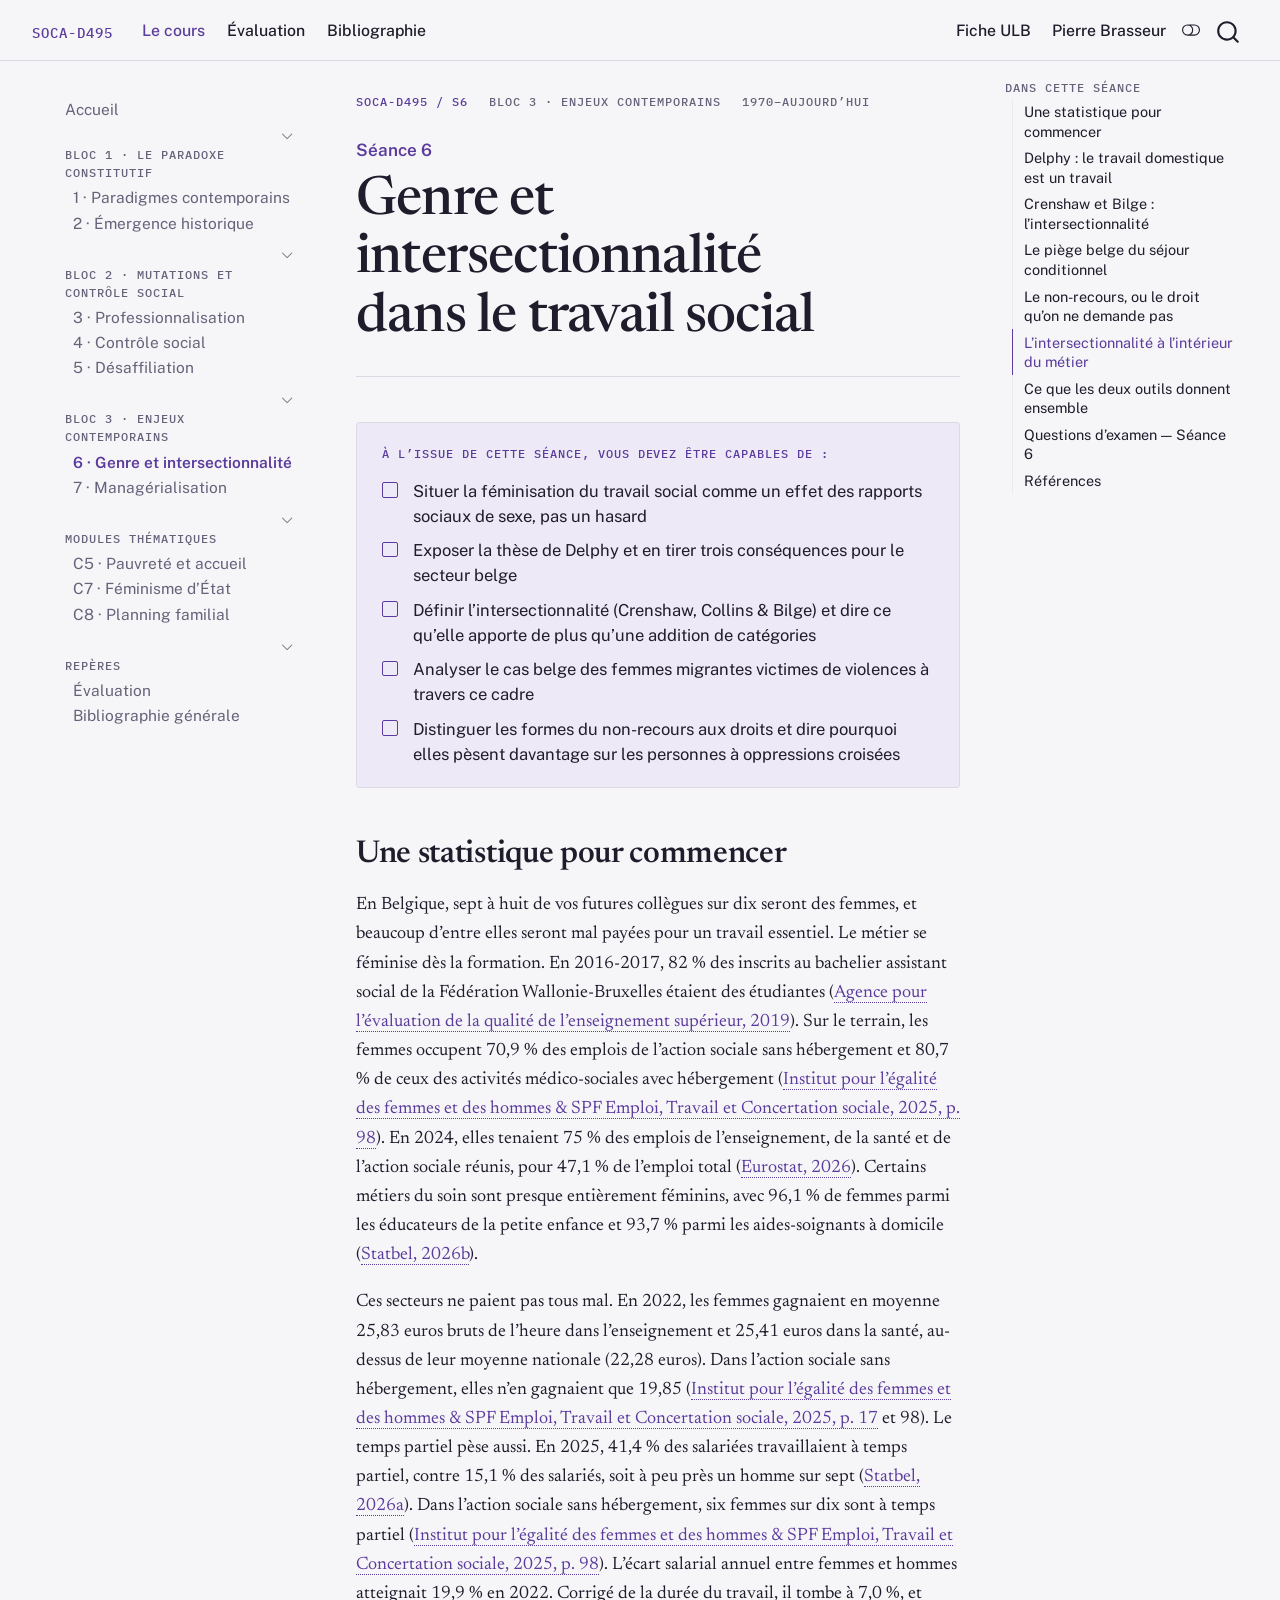
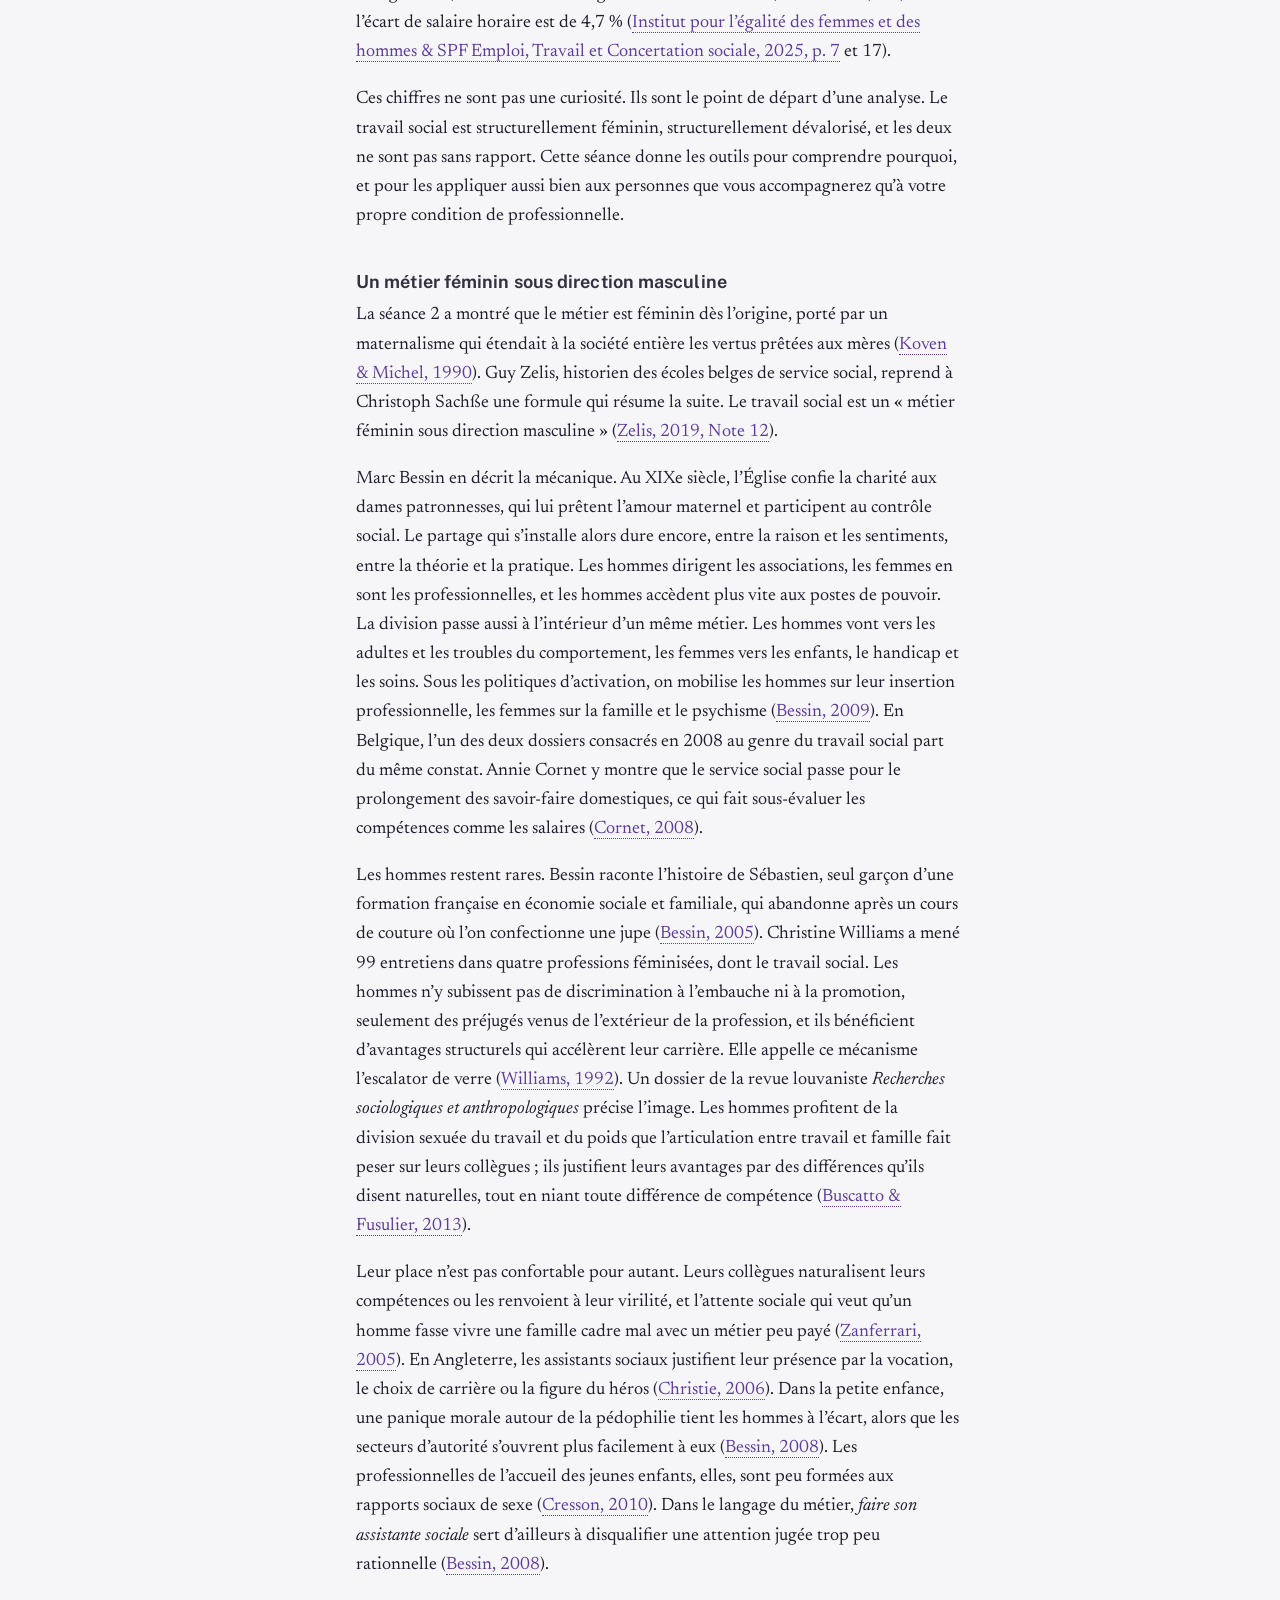
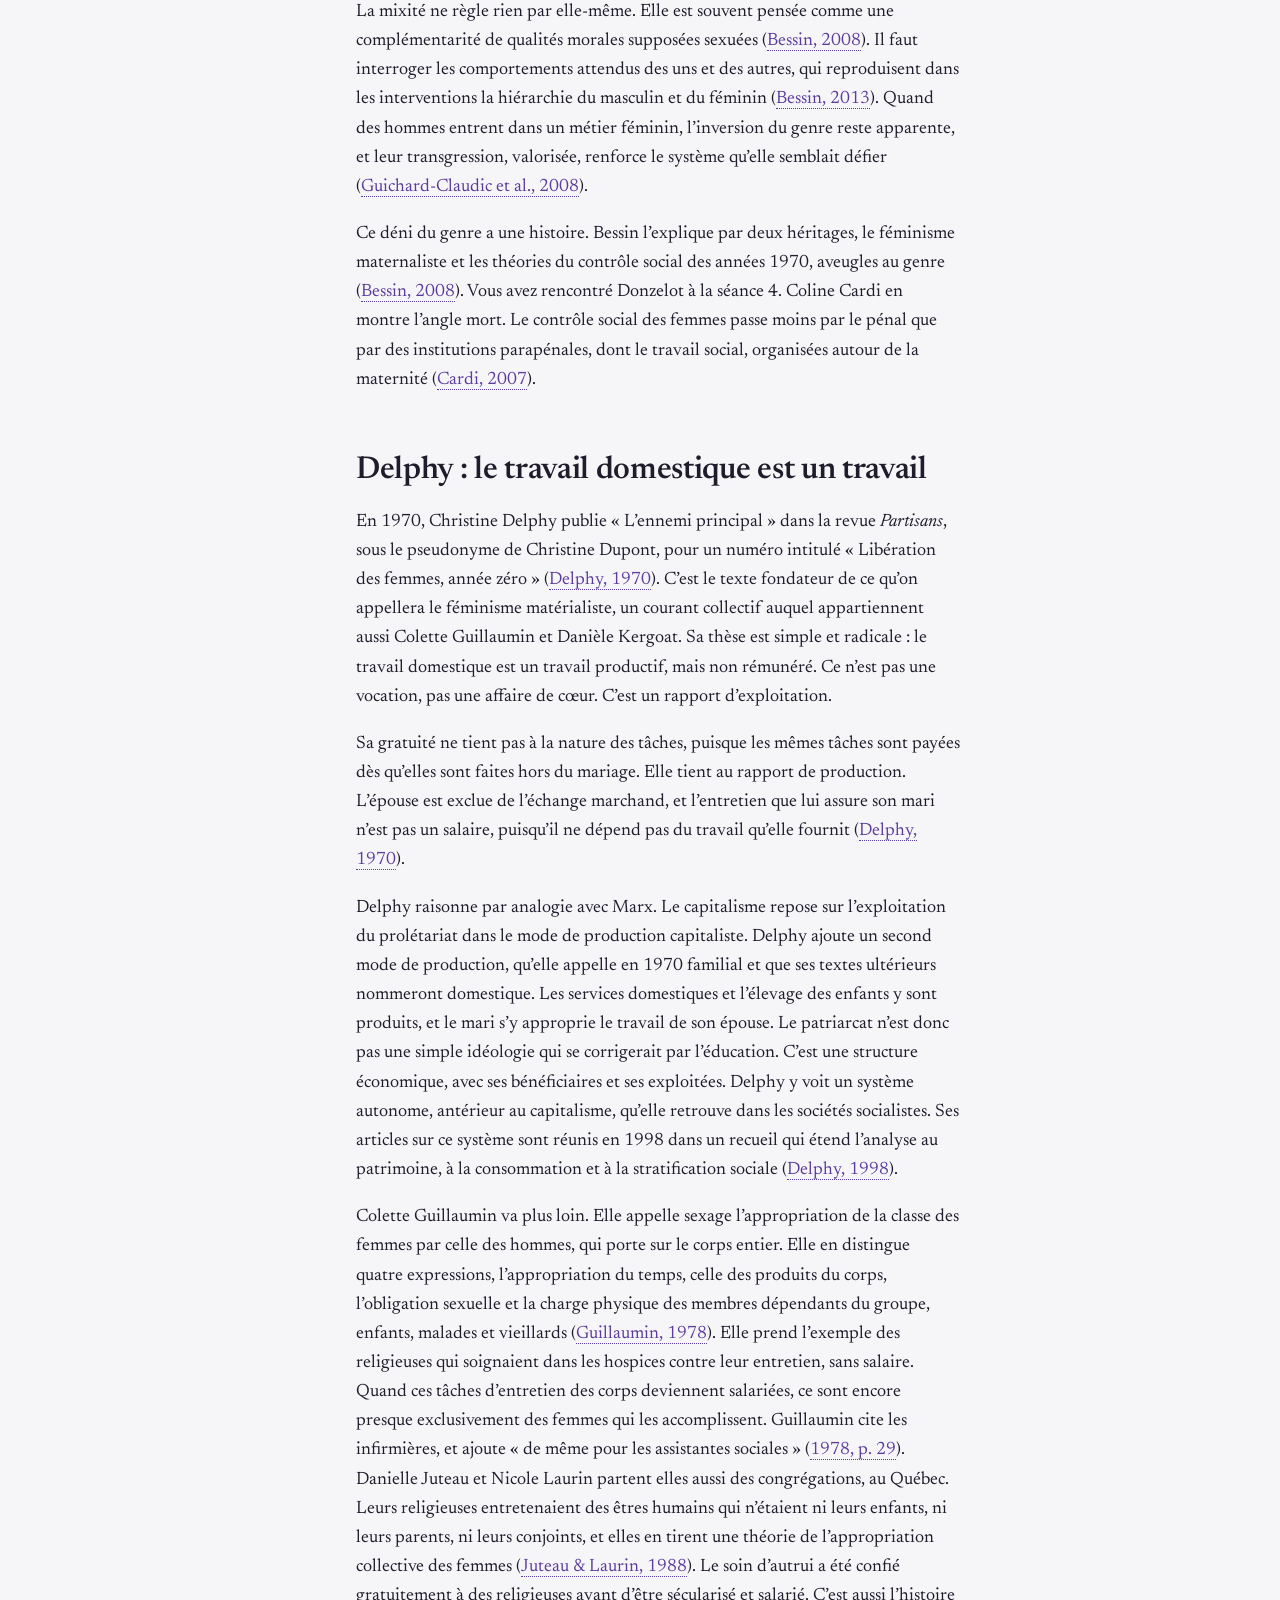
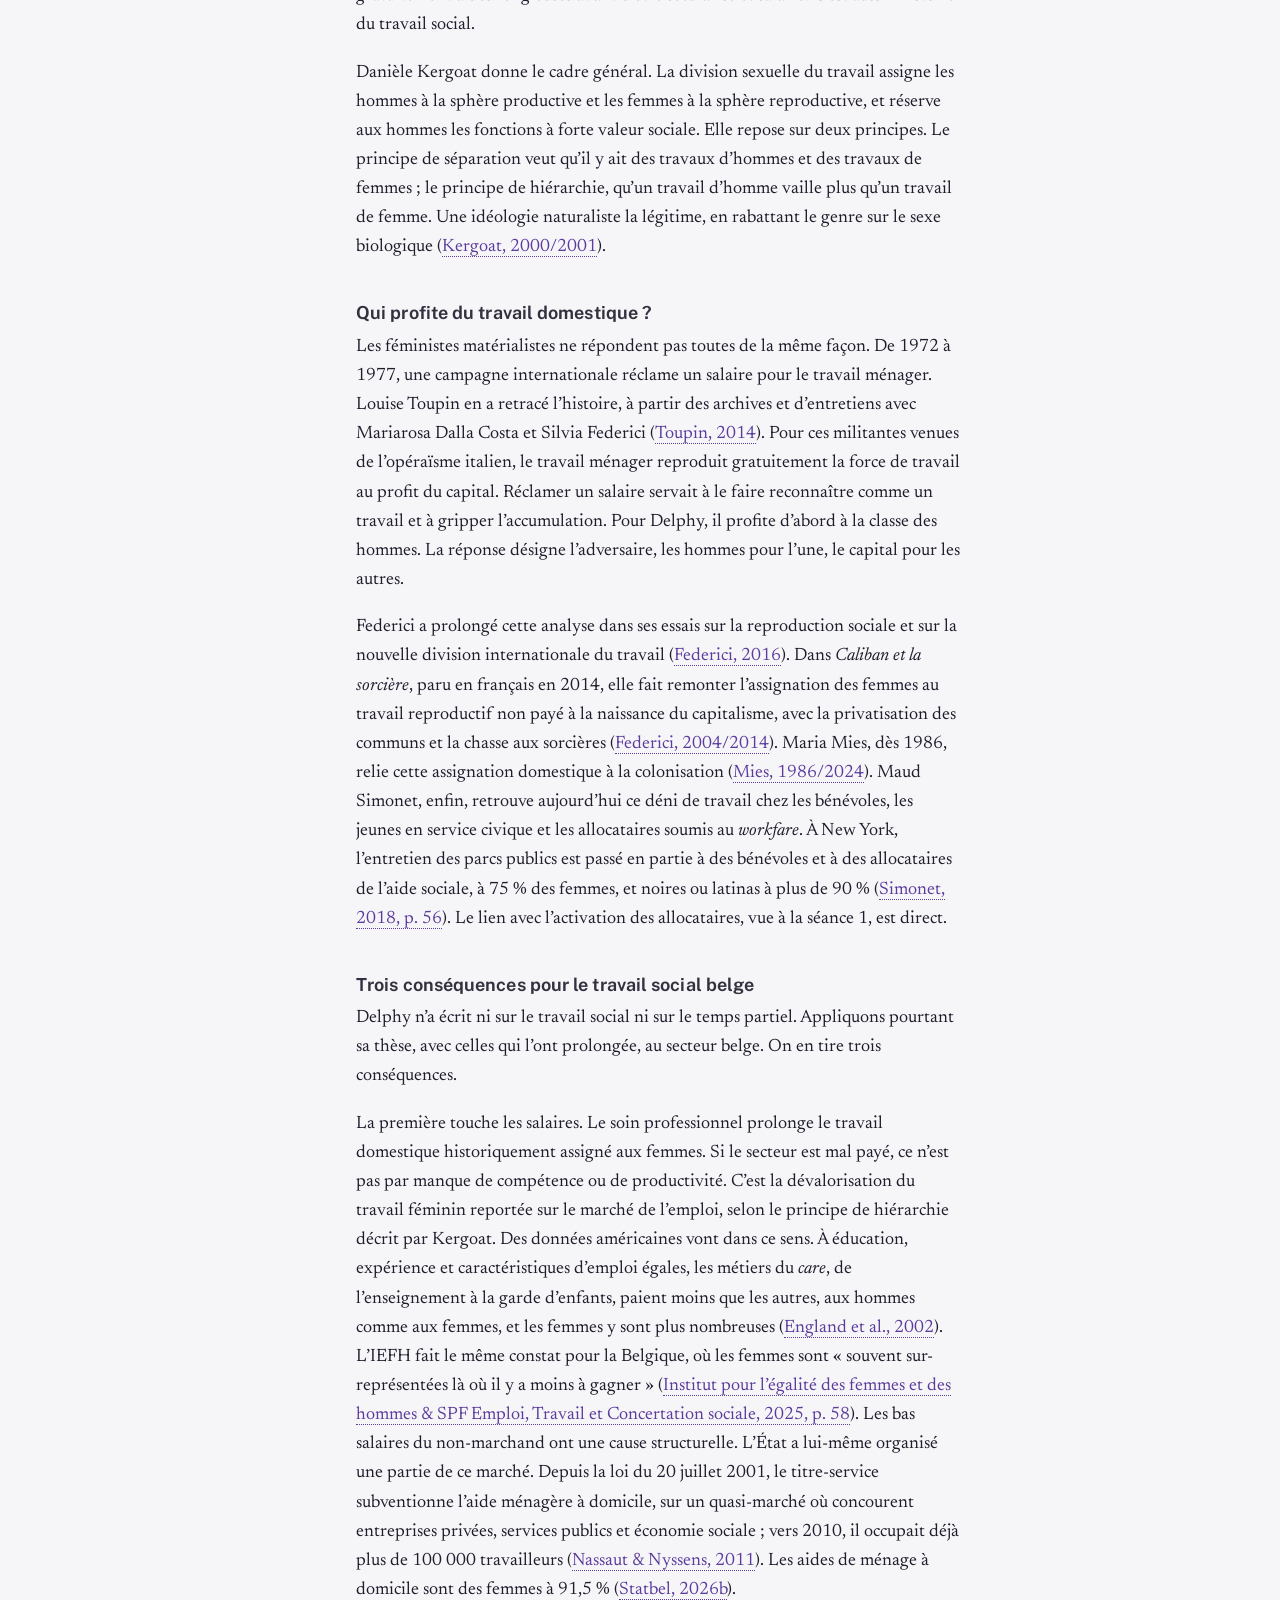
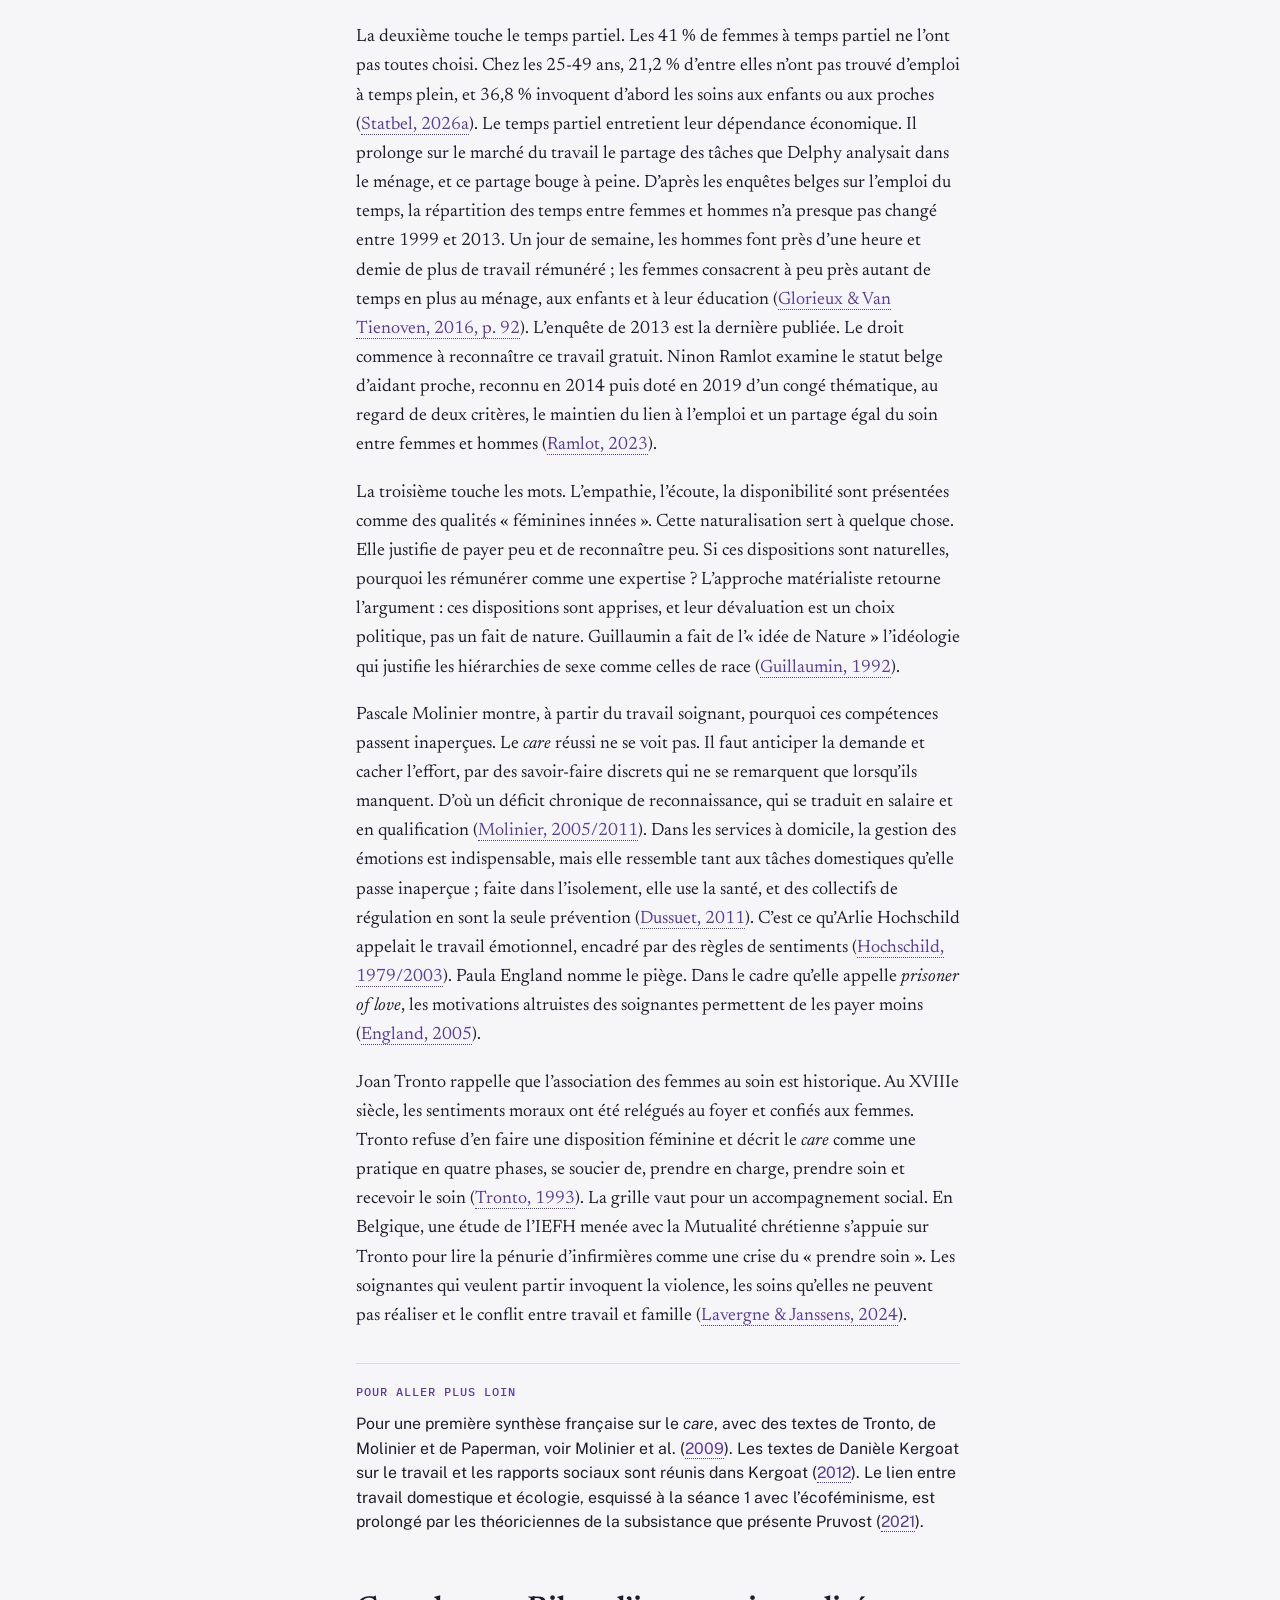
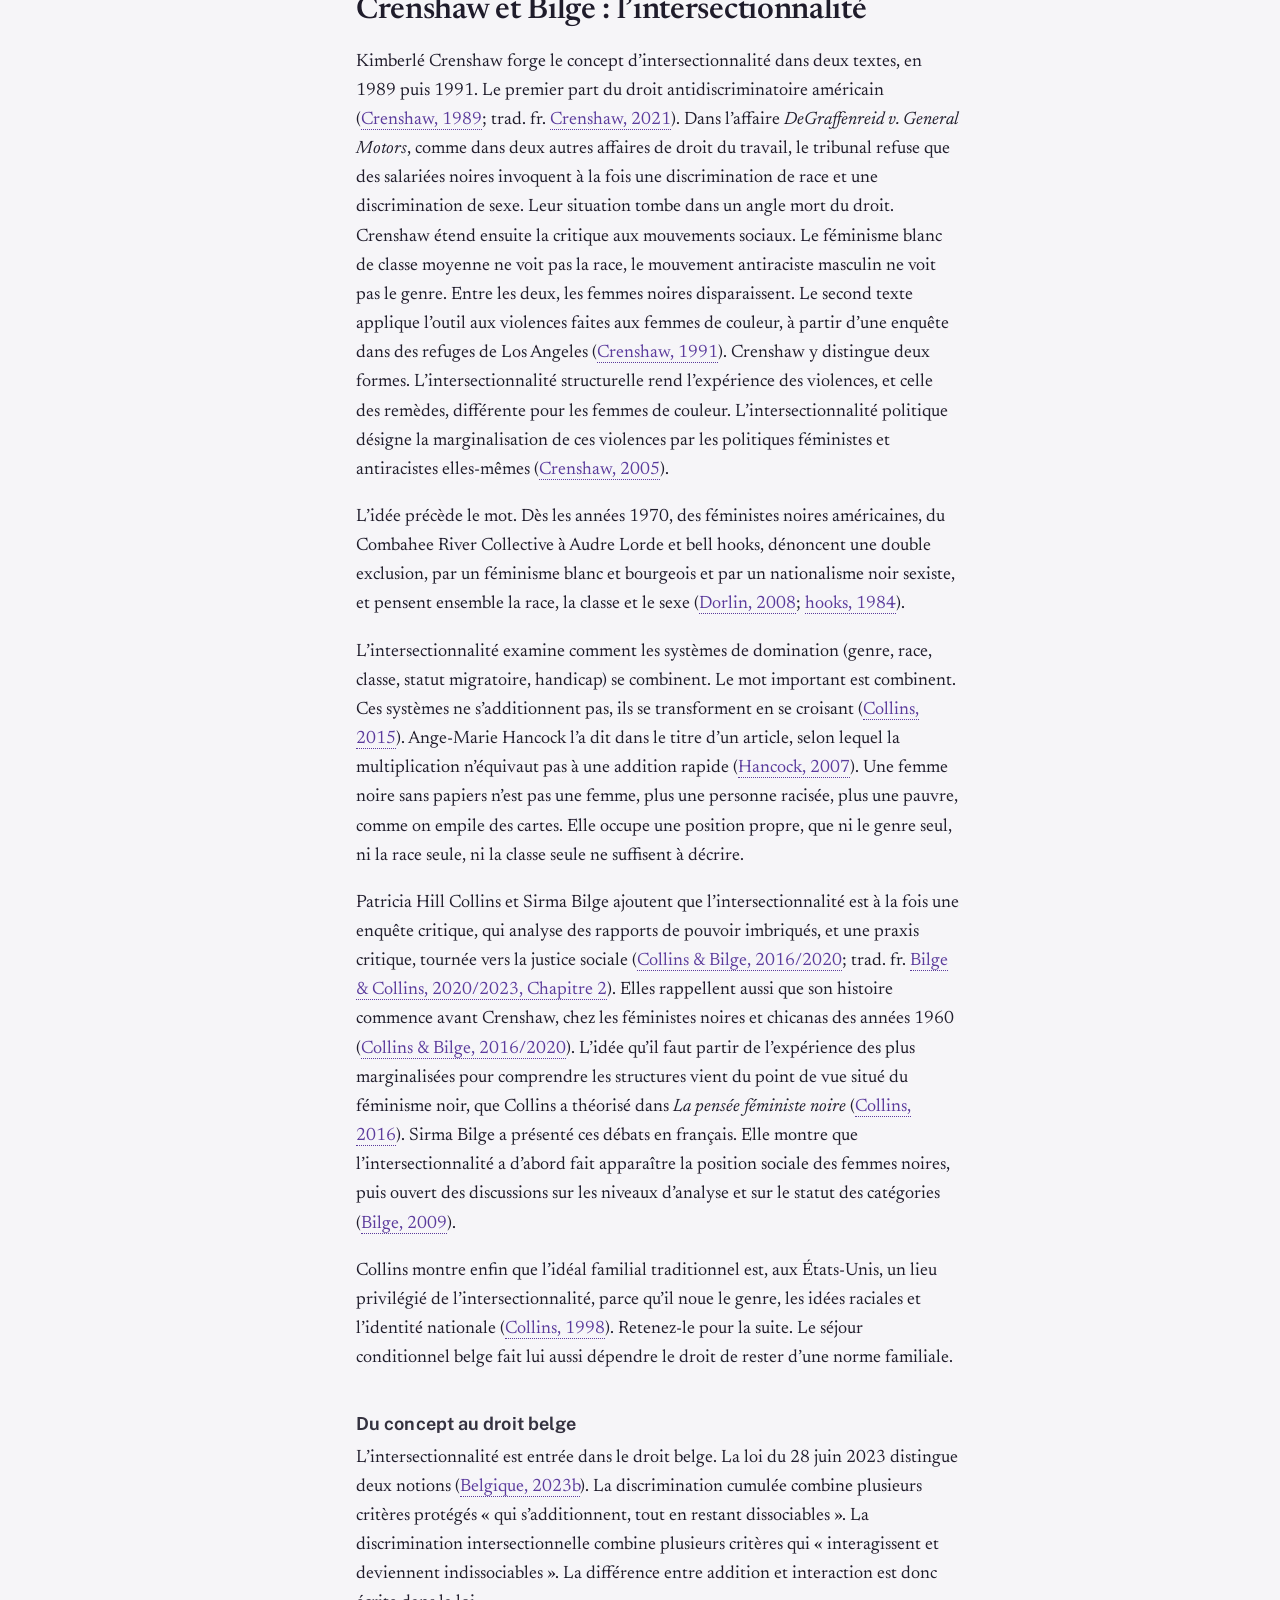
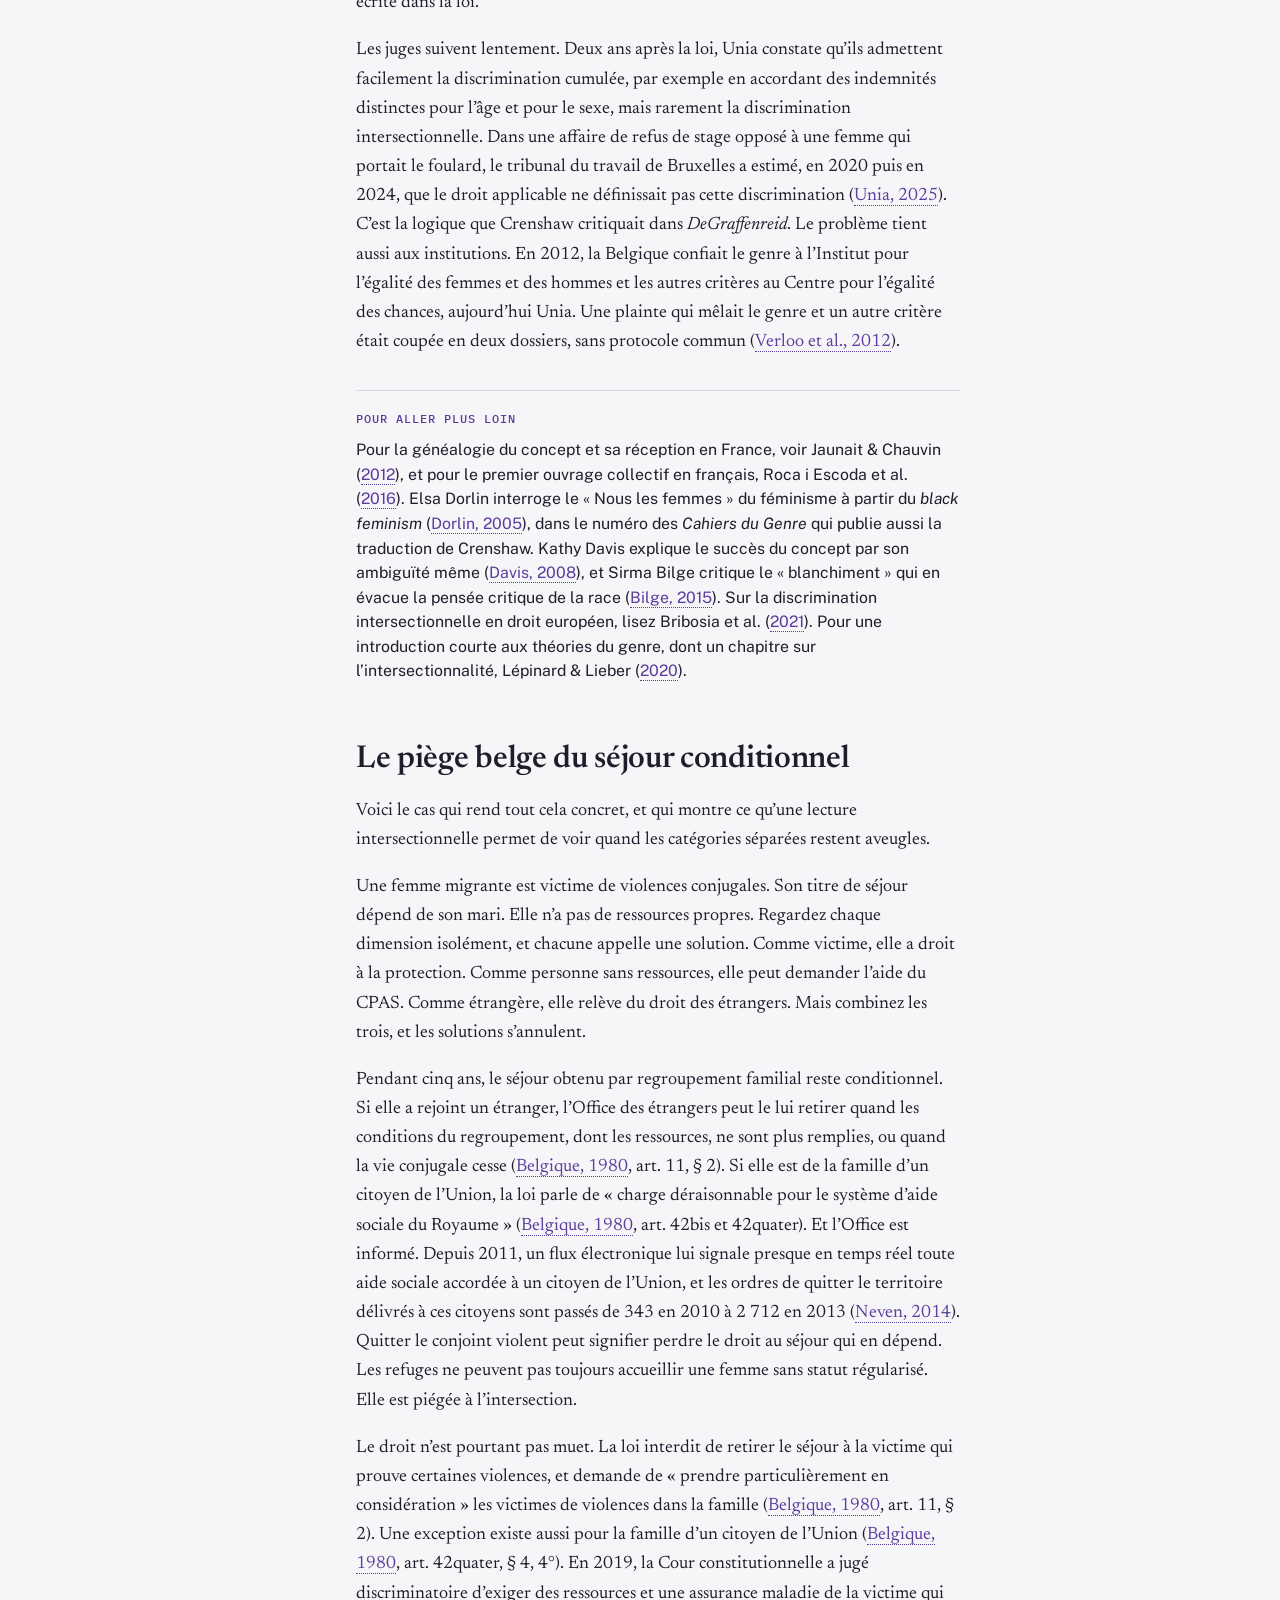
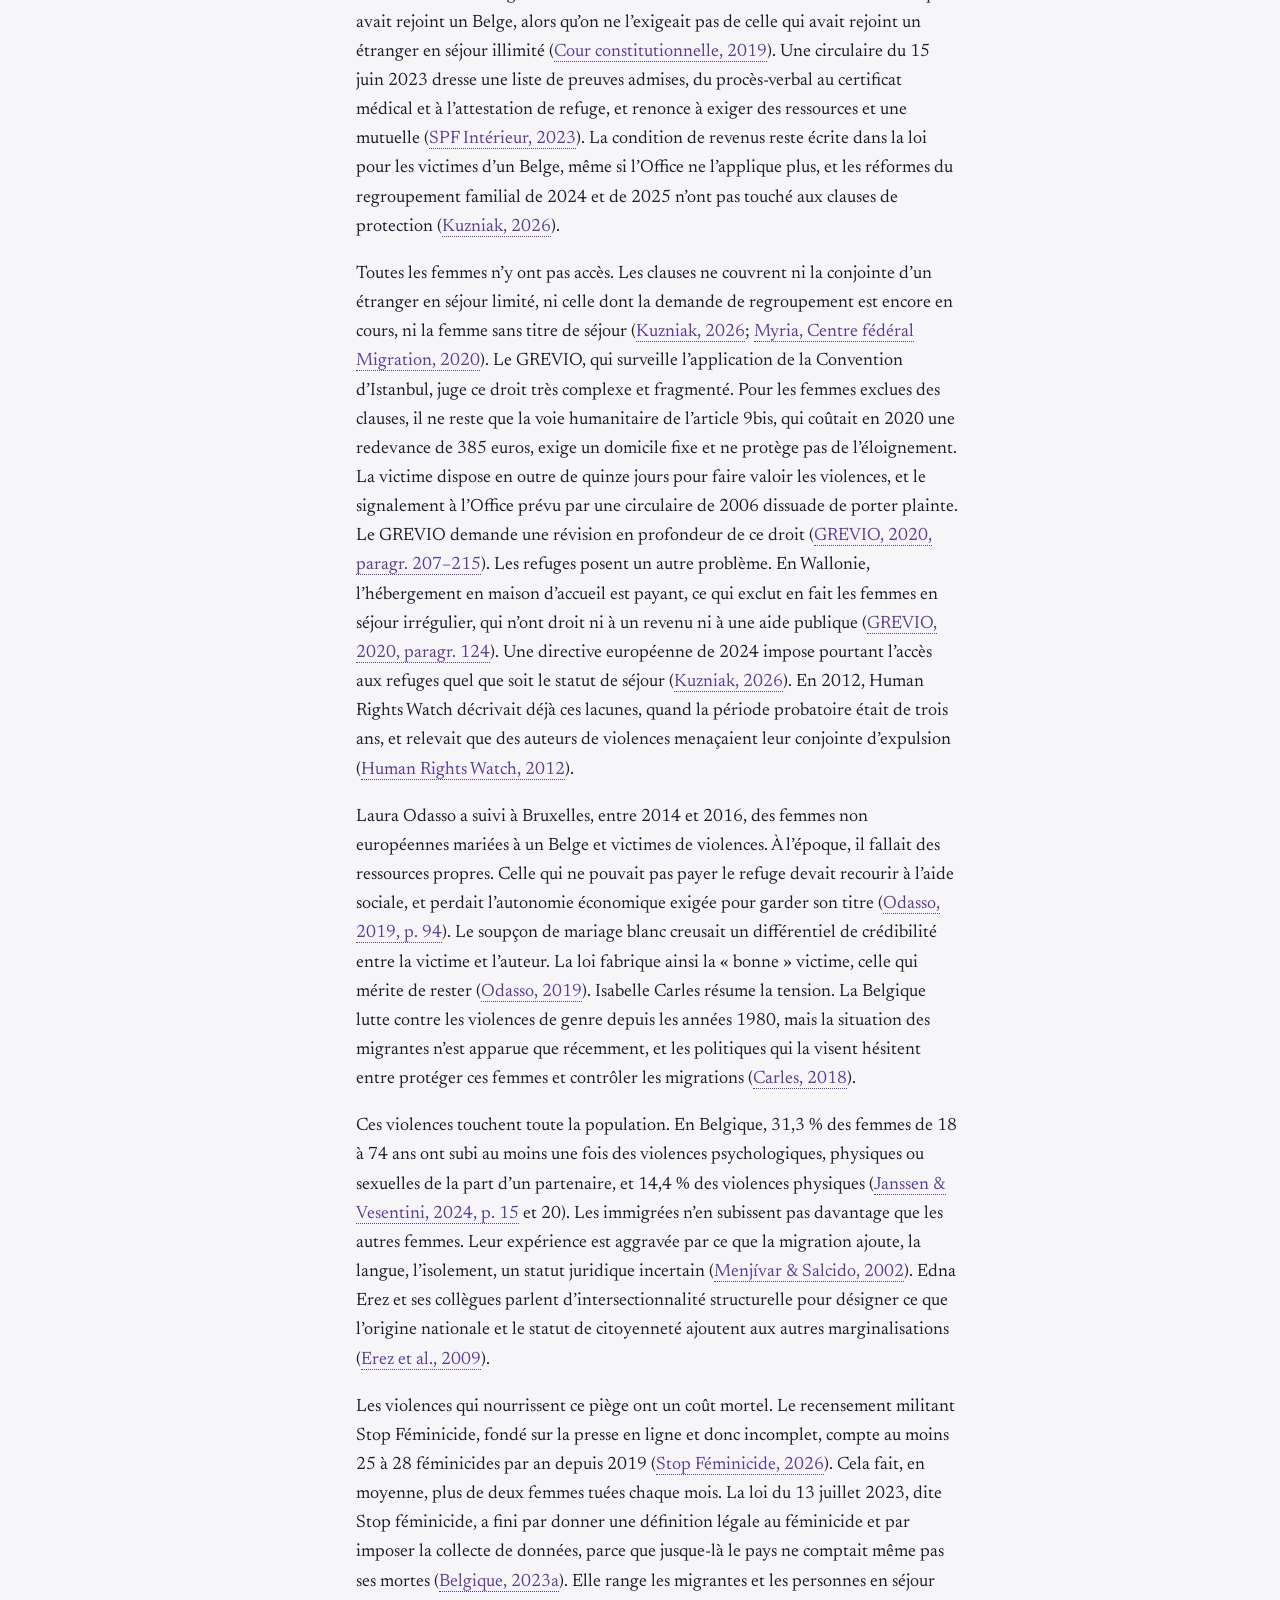
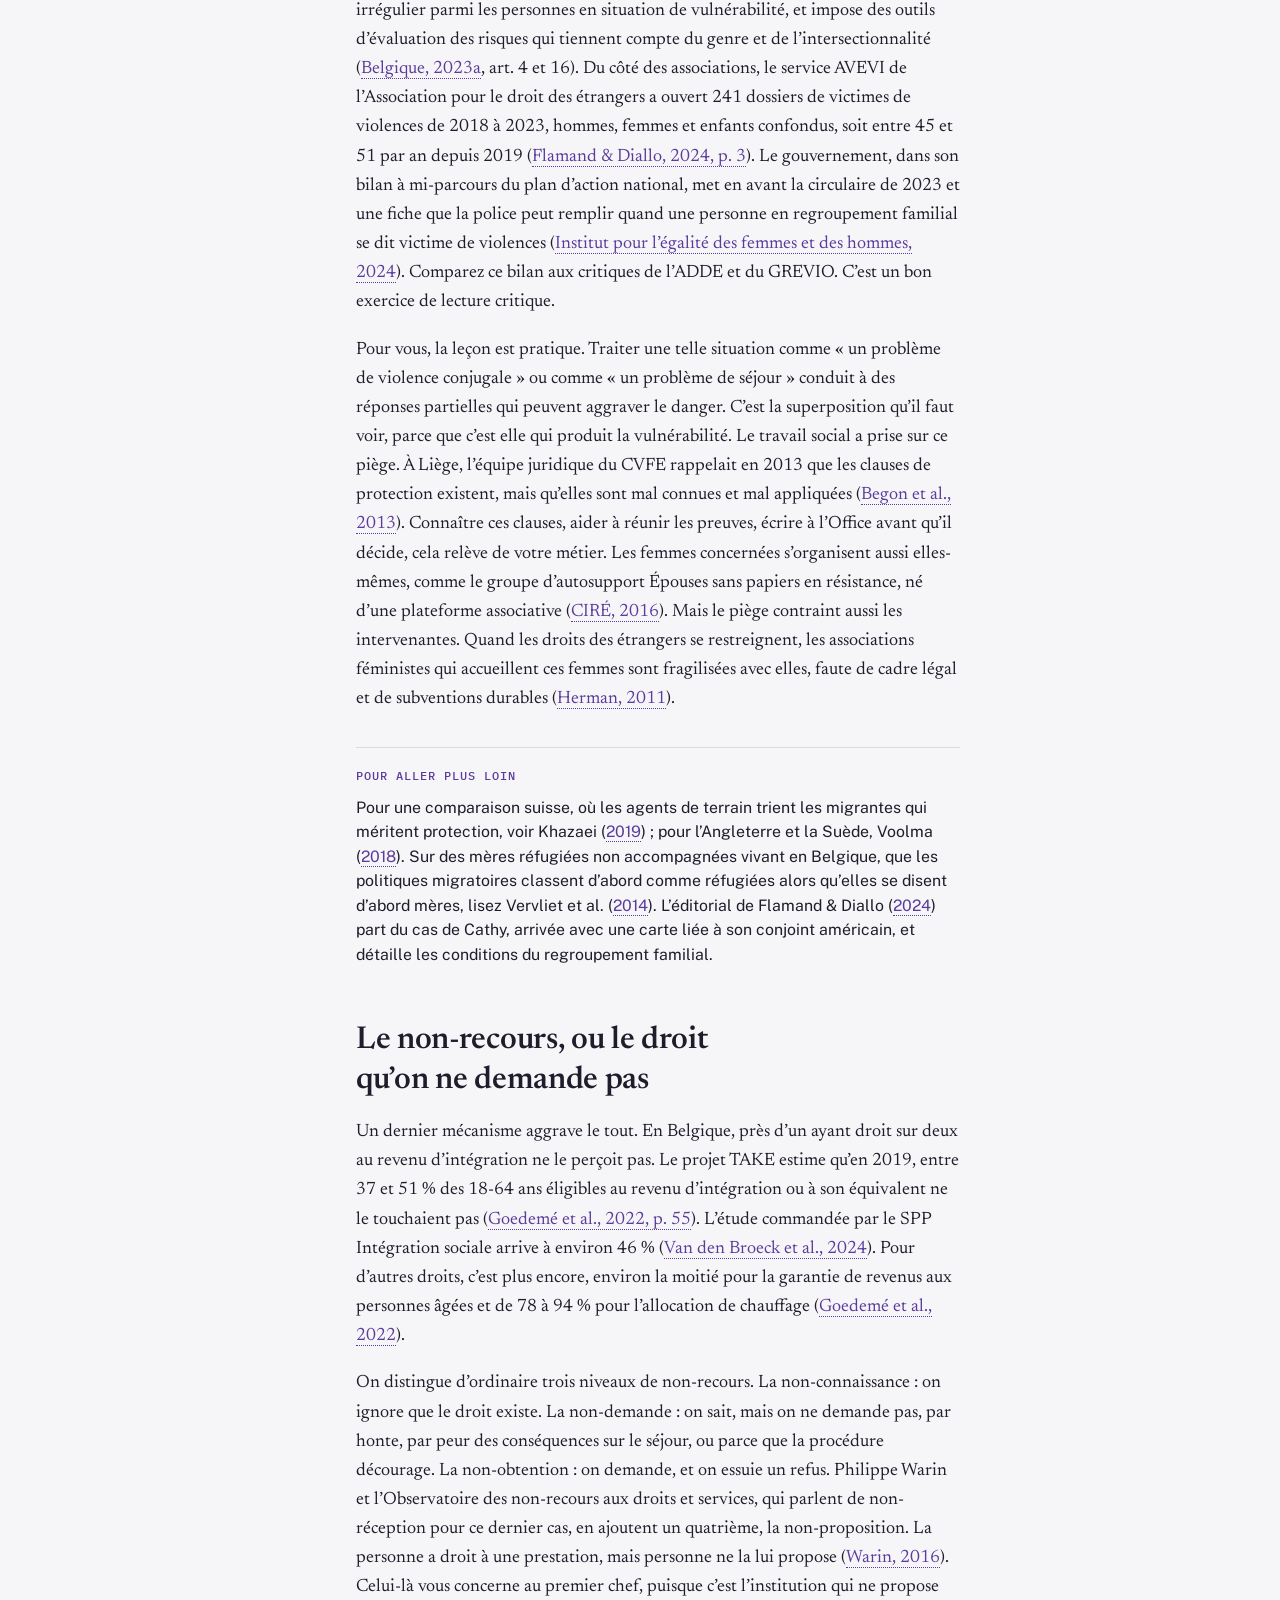
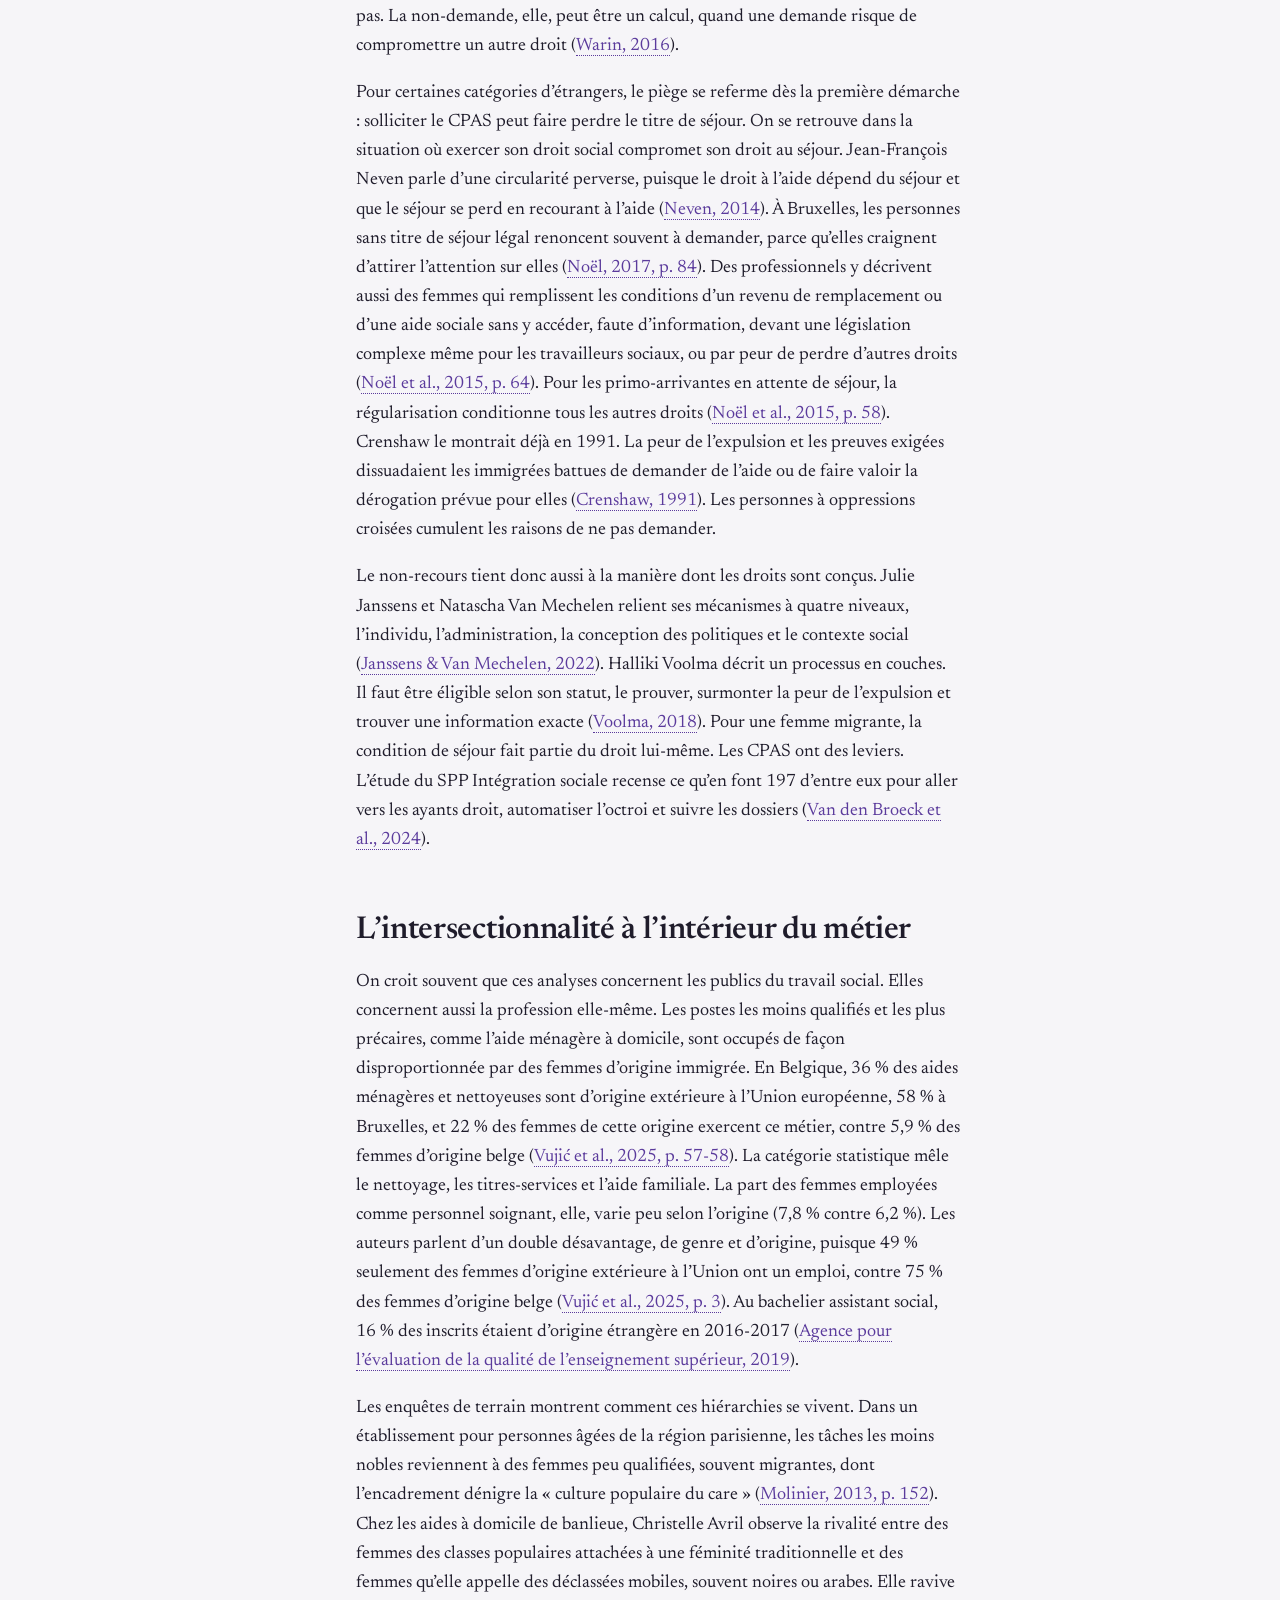
<file: docs/seance-6.html>
<!DOCTYPE html>
<html xmlns="http://www.w3.org/1999/xhtml" lang="fr" xml:lang="fr"><head>

<meta charset="utf-8">
<meta name="generator" content="quarto-1.9.38">

<meta name="viewport" content="width=device-width, initial-scale=1.0, user-scalable=yes">

<meta name="description" content="Delphy, Crenshaw, Collins et Bilge : la féminisation du métier et le piège du séjour conditionnel.">

<title>Genre et intersectionnalité dans le travail social – Théories du travail social</title>
<style>
/* Default styles provided by pandoc.
** See https://pandoc.org/MANUAL.html#variables-for-html for config info.
*/
code{white-space: pre-wrap;}
span.smallcaps{font-variant: small-caps;}
div.columns{display: flex; gap: min(4vw, 1.5em);}
div.column{flex: auto; overflow-x: auto;}
div.hanging-indent{margin-left: 1.5em; text-indent: -1.5em;}
ul.task-list{list-style: none;}
ul.task-list li input[type="checkbox"] {
  width: 0.8em;
  margin: 0 0.8em 0.2em -1em; /* quarto-specific, see https://github.com/quarto-dev/quarto-cli/issues/4556 */ 
  vertical-align: middle;
}
/* CSS for citations */
div.csl-bib-body { }
div.csl-entry {
  clear: both;
  margin-bottom: 0em;
}
.hanging-indent div.csl-entry {
  margin-left:2em;
  text-indent:-2em;
}
div.csl-left-margin {
  min-width:2em;
  float:left;
}
div.csl-right-inline {
  margin-left:2em;
  padding-left:1em;
}
div.csl-indent {
  margin-left: 2em;
}</style>


<script src="site_libs/quarto-nav/quarto-nav.js"></script>
<script src="site_libs/quarto-nav/headroom.min.js"></script>
<script src="site_libs/clipboard/clipboard.min.js"></script>
<script src="site_libs/quarto-search/autocomplete.umd.js"></script>
<script src="site_libs/quarto-search/fuse.min.js"></script>
<script src="site_libs/quarto-search/quarto-search.js"></script>
<meta name="quarto:offset" content="./">
<link href="./seance-7.html" rel="next">
<link href="./seance-5.html" rel="prev">
<link href="./favicon.svg" rel="icon" type="image/svg+xml">
<script src="site_libs/quarto-html/quarto.js" type="module"></script>
<script src="site_libs/quarto-html/tabsets/tabsets.js" type="module"></script>
<script src="site_libs/quarto-html/popper.min.js"></script>
<script src="site_libs/quarto-html/tippy.umd.min.js"></script>
<script src="site_libs/quarto-html/anchor.min.js"></script>
<link href="site_libs/quarto-html/tippy.css" rel="stylesheet">
<link href="site_libs/quarto-html/quarto-syntax-highlighting-701ecf5a3c7fe509613b743fad33545f.css" rel="stylesheet" class="quarto-color-scheme" id="quarto-text-highlighting-styles">
<link href="site_libs/quarto-html/quarto-syntax-highlighting-dark-d402f4b7d095c35e05d0c815e375e5f9.css" rel="stylesheet" class="quarto-color-scheme quarto-color-alternate" id="quarto-text-highlighting-styles">
<link href="site_libs/quarto-html/quarto-syntax-highlighting-701ecf5a3c7fe509613b743fad33545f.css" rel="stylesheet" class="quarto-color-scheme-extra" id="quarto-text-highlighting-styles">
<script src="site_libs/bootstrap/bootstrap.min.js"></script>
<link href="site_libs/bootstrap/bootstrap-icons.css" rel="stylesheet">
<link href="site_libs/bootstrap/bootstrap-ec4b35a2ecb5a0f88c46805f11164cbd.min.css" rel="stylesheet" append-hash="true" class="quarto-color-scheme" id="quarto-bootstrap" data-mode="light">
<link href="site_libs/bootstrap/bootstrap-dark-976eff664b41c7e7be51e78eb8fb4124.min.css" rel="stylesheet" append-hash="true" class="quarto-color-scheme quarto-color-alternate" id="quarto-bootstrap" data-mode="dark">
<link href="site_libs/bootstrap/bootstrap-ec4b35a2ecb5a0f88c46805f11164cbd.min.css" rel="stylesheet" append-hash="true" class="quarto-color-scheme-extra" id="quarto-bootstrap" data-mode="light">
<script id="quarto-search-options" type="application/json">{
  "location": "navbar",
  "copy-button": false,
  "collapse-after": 3,
  "panel-placement": "end",
  "type": "overlay",
  "limit": 50,
  "keyboard-shortcut": [
    "f",
    "/",
    "s"
  ],
  "language": {
    "search-no-results-text": "Pas de résultats",
    "search-matching-documents-text": "documents trouvés",
    "search-copy-link-title": "Copier le lien vers la recherche",
    "search-hide-matches-text": "Cacher les correspondances additionnelles",
    "search-more-match-text": "correspondance de plus dans ce document",
    "search-more-matches-text": "correspondances de plus dans ce document",
    "search-clear-button-title": "Effacer",
    "search-text-placeholder": "",
    "search-detached-cancel-button-title": "Annuler",
    "search-submit-button-title": "Envoyer",
    "search-label": "Recherche"
  }
}</script>
<style>html{ scroll-behavior: smooth; }</style>
<link rel="preconnect" href="https://fonts.googleapis.com">
<link rel="preconnect" href="https://fonts.gstatic.com" crossorigin="">
<link rel="stylesheet" href="https://fonts.googleapis.com/css2?family=IBM+Plex+Mono:wght@400;500&amp;family=Newsreader:ital,opsz,wght@0,6..72,400..700;1,6..72,400..600&amp;family=Public+Sans:wght@400;500;600;700&amp;display=swap">


</head>

<body class="nav-sidebar floating nav-fixed quarto-light"><script id="quarto-html-before-body" type="application/javascript">
    const toggleBodyColorMode = (bsSheetEl) => {
      const mode = bsSheetEl.getAttribute("data-mode");
      const bodyEl = window.document.querySelector("body");
      if (mode === "dark") {
        bodyEl.classList.add("quarto-dark");
        bodyEl.classList.remove("quarto-light");
      } else {
        bodyEl.classList.add("quarto-light");
        bodyEl.classList.remove("quarto-dark");
      }
    }
    const toggleBodyColorPrimary = () => {
      const bsSheetEl = window.document.querySelector("link#quarto-bootstrap:not([rel=disabled-stylesheet])");
      if (bsSheetEl) {
        toggleBodyColorMode(bsSheetEl);
      }
    }
    const setColorSchemeToggle = (alternate) => {
      const toggles = window.document.querySelectorAll('.quarto-color-scheme-toggle');
      for (let i=0; i < toggles.length; i++) {
        const toggle = toggles[i];
        if (toggle) {
          if (alternate) {
            toggle.classList.add("alternate");
          } else {
            toggle.classList.remove("alternate");
          }
        }
      }
    };
    const toggleColorMode = (alternate) => {
      // Switch the stylesheets
      const primaryStylesheets = window.document.querySelectorAll('link.quarto-color-scheme:not(.quarto-color-alternate)');
      const alternateStylesheets = window.document.querySelectorAll('link.quarto-color-scheme.quarto-color-alternate');
      manageTransitions('#quarto-margin-sidebar .nav-link', false);
      if (alternate) {
        // note: dark is layered on light, we don't disable primary!
        enableStylesheet(alternateStylesheets);
        for (const sheetNode of alternateStylesheets) {
          if (sheetNode.id === "quarto-bootstrap") {
            toggleBodyColorMode(sheetNode);
          }
        }
      } else {
        disableStylesheet(alternateStylesheets);
        enableStylesheet(primaryStylesheets)
        toggleBodyColorPrimary();
      }
      manageTransitions('#quarto-margin-sidebar .nav-link', true);
      // Switch the toggles
      setColorSchemeToggle(alternate)
      // Hack to workaround the fact that safari doesn't
      // properly recolor the scrollbar when toggling (#1455)
      if (navigator.userAgent.indexOf('Safari') > 0 && navigator.userAgent.indexOf('Chrome') == -1) {
        manageTransitions("body", false);
        window.scrollTo(0, 1);
        setTimeout(() => {
          window.scrollTo(0, 0);
          manageTransitions("body", true);
        }, 40);
      }
    }
    const disableStylesheet = (stylesheets) => {
      for (let i=0; i < stylesheets.length; i++) {
        const stylesheet = stylesheets[i];
        stylesheet.rel = 'disabled-stylesheet';
      }
    }
    const enableStylesheet = (stylesheets) => {
      for (let i=0; i < stylesheets.length; i++) {
        const stylesheet = stylesheets[i];
        if(stylesheet.rel !== 'stylesheet') { // for Chrome, which will still FOUC without this check
          stylesheet.rel = 'stylesheet';
        }
      }
    }
    const manageTransitions = (selector, allowTransitions) => {
      const els = window.document.querySelectorAll(selector);
      for (let i=0; i < els.length; i++) {
        const el = els[i];
        if (allowTransitions) {
          el.classList.remove('notransition');
        } else {
          el.classList.add('notransition');
        }
      }
    }
    const isFileUrl = () => {
      return window.location.protocol === 'file:';
    }
    const hasAlternateSentinel = () => {
      let styleSentinel = getColorSchemeSentinel();
      if (styleSentinel !== null) {
        return styleSentinel === "alternate";
      } else {
        return false;
      }
    }
    const setStyleSentinel = (alternate) => {
      const value = alternate ? "alternate" : "default";
      if (!isFileUrl()) {
        window.localStorage.setItem("quarto-color-scheme", value);
      } else {
        localAlternateSentinel = value;
      }
    }
    const getColorSchemeSentinel = () => {
      if (!isFileUrl()) {
        const storageValue = window.localStorage.getItem("quarto-color-scheme");
        return storageValue != null ? storageValue : localAlternateSentinel;
      } else {
        return localAlternateSentinel;
      }
    }
    const toggleGiscusIfUsed = (isAlternate, darkModeDefault) => {
      const baseTheme = document.querySelector('#giscus-base-theme')?.value ?? 'light';
      const alternateTheme = document.querySelector('#giscus-alt-theme')?.value ?? 'dark';
      let newTheme = '';
      if(authorPrefersDark) {
        newTheme = isAlternate ? baseTheme : alternateTheme;
      } else {
        newTheme = isAlternate ? alternateTheme : baseTheme;
      }
      const changeGiscusTheme = () => {
        // From: https://github.com/giscus/giscus/issues/336
        const sendMessage = (message) => {
          const iframe = document.querySelector('iframe.giscus-frame');
          if (!iframe) return;
          iframe.contentWindow.postMessage({ giscus: message }, 'https://giscus.app');
        }
        sendMessage({
          setConfig: {
            theme: newTheme
          }
        });
      }
      const isGiscussLoaded = window.document.querySelector('iframe.giscus-frame') !== null;
      if (isGiscussLoaded) {
        changeGiscusTheme();
      }
    };
    const authorPrefersDark = false;
    const queryPrefersDark = window.matchMedia('(prefers-color-scheme: dark)');
    const darkModeDefault = queryPrefersDark.matches;
      document.querySelector('link#quarto-text-highlighting-styles.quarto-color-scheme-extra').rel = 'disabled-stylesheet';
      document.querySelector('link#quarto-bootstrap.quarto-color-scheme-extra').rel = 'disabled-stylesheet';
    let localAlternateSentinel = darkModeDefault ? 'alternate' : 'default';
    // Dark / light mode switch
    window.quartoToggleColorScheme = () => {
      // Read the current dark / light value
      let toAlternate = !hasAlternateSentinel();
      toggleColorMode(toAlternate);
      setStyleSentinel(toAlternate);
      toggleGiscusIfUsed(toAlternate, darkModeDefault);
      window.dispatchEvent(new Event('resize'));
    };
    queryPrefersDark.addEventListener("change", e => {
      if(window.localStorage.getItem("quarto-color-scheme") !== null)
        return;
      const alternate = e.matches
      toggleColorMode(alternate);
      localAlternateSentinel = e.matches ? 'alternate' : 'default'; // this is used alongside local storage!
      toggleGiscusIfUsed(alternate, darkModeDefault);
    });
    // Switch to dark mode if need be
    if (hasAlternateSentinel()) {
      toggleColorMode(true);
    } else {
      toggleColorMode(false);
    }
  </script>

<div id="quarto-search-results"></div>
  <header id="quarto-header" class="headroom fixed-top">
    <nav class="navbar navbar-expand-lg " data-bs-theme="dark">
      <div class="navbar-container container-fluid">
      <div class="navbar-brand-container mx-auto">
    <a class="navbar-brand" href="./index.html">
    <span class="navbar-title">SOCA-D495</span>
    </a>
  </div>
            <div id="quarto-search" class="" title="Recherche"></div>
          <button class="navbar-toggler" type="button" data-bs-toggle="collapse" data-bs-target="#navbarCollapse" aria-controls="navbarCollapse" role="menu" aria-expanded="false" aria-label="Basculer la navigation" onclick="if (window.quartoToggleHeadroom) { window.quartoToggleHeadroom(); }">
  <span class="navbar-toggler-icon"></span>
</button>
          <div class="collapse navbar-collapse" id="navbarCollapse">
            <ul class="navbar-nav navbar-nav-scroll me-auto">
  <li class="nav-item">
    <a class="nav-link active" href="./index.html" aria-current="page"> 
<span class="menu-text">Le cours</span></a>
  </li>  
  <li class="nav-item">
    <a class="nav-link" href="./evaluation.html"> 
<span class="menu-text">Évaluation</span></a>
  </li>  
  <li class="nav-item">
    <a class="nav-link" href="./references.html"> 
<span class="menu-text">Bibliographie</span></a>
  </li>  
</ul>
            <ul class="navbar-nav navbar-nav-scroll ms-auto">
  <li class="nav-item">
    <a class="nav-link" href="https://www.ulb.be/fr/programme/soca-d495-1"> 
<span class="menu-text">Fiche ULB</span></a>
  </li>  
  <li class="nav-item">
    <a class="nav-link" href="https://pierrebrasseur.github.io/cours-soca-d495.html"> 
<span class="menu-text">Pierre Brasseur</span></a>
  </li>  
</ul>
          </div> <!-- /navcollapse -->
            <div class="quarto-navbar-tools">
  <a href="" class="quarto-color-scheme-toggle quarto-navigation-tool  px-1" onclick="window.quartoToggleColorScheme(); return false;" title="Basculer le mode sombre"><i class="bi"></i></a>
</div>
      </div> <!-- /container-fluid -->
    </nav>
  <nav class="quarto-secondary-nav">
    <div class="container-fluid d-flex">
      <button type="button" class="quarto-btn-toggle btn" data-bs-toggle="collapse" role="button" data-bs-target=".quarto-sidebar-collapse-item" aria-controls="quarto-sidebar" aria-expanded="false" aria-label="Basculer la barre latérale" onclick="if (window.quartoToggleHeadroom) { window.quartoToggleHeadroom(); }">
        <i class="bi bi-layout-text-sidebar-reverse"></i>
      </button>
        <a class="flex-grow-1 no-decor" role="navigation" data-bs-toggle="collapse" data-bs-target=".quarto-sidebar-collapse-item" aria-controls="quarto-sidebar" aria-expanded="false" aria-label="Basculer la barre latérale" onclick="if (window.quartoToggleHeadroom) { window.quartoToggleHeadroom(); }">      
          <h1 class="quarto-secondary-nav-title">Genre et intersectionnalité dans le travail social</h1>
        </a>     
    </div>
  </nav>
</header>
<!-- content -->
<div id="quarto-content" class="quarto-container page-columns page-rows-contents page-layout-article page-navbar">
<!-- sidebar -->
  <nav id="quarto-sidebar" class="sidebar collapse collapse-horizontal quarto-sidebar-collapse-item sidebar-navigation floating overflow-auto">
    <div class="sidebar-menu-container"> 
    <ul class="list-unstyled mt-1">
        <li class="sidebar-item">
  <div class="sidebar-item-container"> 
  <a href="./index.html" class="sidebar-item-text sidebar-link">
 <span class="menu-text">Accueil</span></a>
  </div>
</li>
        <li class="sidebar-item sidebar-item-section">
      <div class="sidebar-item-container"> 
            <a class="sidebar-item-text sidebar-link text-start" data-bs-toggle="collapse" data-bs-target="#quarto-sidebar-section-1" role="navigation" aria-expanded="true">
 <span class="menu-text">Bloc 1 · Le paradoxe constitutif</span></a>
          <a class="sidebar-item-toggle text-start" data-bs-toggle="collapse" data-bs-target="#quarto-sidebar-section-1" role="navigation" aria-expanded="true" aria-label="Basculer la section">
            <i class="bi bi-chevron-right ms-2"></i>
          </a> 
      </div>
      <ul id="quarto-sidebar-section-1" class="collapse list-unstyled sidebar-section depth1 show">  
          <li class="sidebar-item">
  <div class="sidebar-item-container"> 
  <a href="./seance-1.html" class="sidebar-item-text sidebar-link">
 <span class="menu-text">1 · Paradigmes contemporains</span></a>
  </div>
</li>
          <li class="sidebar-item">
  <div class="sidebar-item-container"> 
  <a href="./seance-2.html" class="sidebar-item-text sidebar-link">
 <span class="menu-text">2 · Émergence historique</span></a>
  </div>
</li>
      </ul>
  </li>
        <li class="sidebar-item sidebar-item-section">
      <div class="sidebar-item-container"> 
            <a class="sidebar-item-text sidebar-link text-start" data-bs-toggle="collapse" data-bs-target="#quarto-sidebar-section-2" role="navigation" aria-expanded="true">
 <span class="menu-text">Bloc 2 · Mutations et contrôle social</span></a>
          <a class="sidebar-item-toggle text-start" data-bs-toggle="collapse" data-bs-target="#quarto-sidebar-section-2" role="navigation" aria-expanded="true" aria-label="Basculer la section">
            <i class="bi bi-chevron-right ms-2"></i>
          </a> 
      </div>
      <ul id="quarto-sidebar-section-2" class="collapse list-unstyled sidebar-section depth1 show">  
          <li class="sidebar-item">
  <div class="sidebar-item-container"> 
  <a href="./seance-3.html" class="sidebar-item-text sidebar-link">
 <span class="menu-text">3 · Professionnalisation</span></a>
  </div>
</li>
          <li class="sidebar-item">
  <div class="sidebar-item-container"> 
  <a href="./seance-4.html" class="sidebar-item-text sidebar-link">
 <span class="menu-text">4 · Contrôle social</span></a>
  </div>
</li>
          <li class="sidebar-item">
  <div class="sidebar-item-container"> 
  <a href="./seance-5.html" class="sidebar-item-text sidebar-link">
 <span class="menu-text">5 · Désaffiliation</span></a>
  </div>
</li>
      </ul>
  </li>
        <li class="sidebar-item sidebar-item-section">
      <div class="sidebar-item-container"> 
            <a class="sidebar-item-text sidebar-link text-start" data-bs-toggle="collapse" data-bs-target="#quarto-sidebar-section-3" role="navigation" aria-expanded="true">
 <span class="menu-text">Bloc 3 · Enjeux contemporains</span></a>
          <a class="sidebar-item-toggle text-start" data-bs-toggle="collapse" data-bs-target="#quarto-sidebar-section-3" role="navigation" aria-expanded="true" aria-label="Basculer la section">
            <i class="bi bi-chevron-right ms-2"></i>
          </a> 
      </div>
      <ul id="quarto-sidebar-section-3" class="collapse list-unstyled sidebar-section depth1 show">  
          <li class="sidebar-item">
  <div class="sidebar-item-container"> 
  <a href="./seance-6.html" class="sidebar-item-text sidebar-link active">
 <span class="menu-text">6 · Genre et intersectionnalité</span></a>
  </div>
</li>
          <li class="sidebar-item">
  <div class="sidebar-item-container"> 
  <a href="./seance-7.html" class="sidebar-item-text sidebar-link">
 <span class="menu-text">7 · Managérialisation</span></a>
  </div>
</li>
      </ul>
  </li>
        <li class="sidebar-item sidebar-item-section">
      <div class="sidebar-item-container"> 
            <a class="sidebar-item-text sidebar-link text-start" data-bs-toggle="collapse" data-bs-target="#quarto-sidebar-section-4" role="navigation" aria-expanded="true">
 <span class="menu-text">Modules thématiques</span></a>
          <a class="sidebar-item-toggle text-start" data-bs-toggle="collapse" data-bs-target="#quarto-sidebar-section-4" role="navigation" aria-expanded="true" aria-label="Basculer la section">
            <i class="bi bi-chevron-right ms-2"></i>
          </a> 
      </div>
      <ul id="quarto-sidebar-section-4" class="collapse list-unstyled sidebar-section depth1 show">  
          <li class="sidebar-item">
  <div class="sidebar-item-container"> 
  <a href="./module-c5.html" class="sidebar-item-text sidebar-link">
 <span class="menu-text">C5 · Pauvreté et accueil</span></a>
  </div>
</li>
          <li class="sidebar-item">
  <div class="sidebar-item-container"> 
  <a href="./module-c7.html" class="sidebar-item-text sidebar-link">
 <span class="menu-text">C7 · Féminisme d’État</span></a>
  </div>
</li>
          <li class="sidebar-item">
  <div class="sidebar-item-container"> 
  <a href="./module-c8.html" class="sidebar-item-text sidebar-link">
 <span class="menu-text">C8 · Planning familial</span></a>
  </div>
</li>
      </ul>
  </li>
        <li class="sidebar-item sidebar-item-section">
      <div class="sidebar-item-container"> 
            <a class="sidebar-item-text sidebar-link text-start" data-bs-toggle="collapse" data-bs-target="#quarto-sidebar-section-5" role="navigation" aria-expanded="true">
 <span class="menu-text">Repères</span></a>
          <a class="sidebar-item-toggle text-start" data-bs-toggle="collapse" data-bs-target="#quarto-sidebar-section-5" role="navigation" aria-expanded="true" aria-label="Basculer la section">
            <i class="bi bi-chevron-right ms-2"></i>
          </a> 
      </div>
      <ul id="quarto-sidebar-section-5" class="collapse list-unstyled sidebar-section depth1 show">  
          <li class="sidebar-item">
  <div class="sidebar-item-container"> 
  <a href="./evaluation.html" class="sidebar-item-text sidebar-link">
 <span class="menu-text">Évaluation</span></a>
  </div>
</li>
          <li class="sidebar-item">
  <div class="sidebar-item-container"> 
  <a href="./references.html" class="sidebar-item-text sidebar-link">
 <span class="menu-text">Bibliographie générale</span></a>
  </div>
</li>
      </ul>
  </li>
    </ul>
    </div>
</nav>
<div id="quarto-sidebar-glass" class="quarto-sidebar-collapse-item" data-bs-toggle="collapse" data-bs-target=".quarto-sidebar-collapse-item"></div>
<!-- margin-sidebar -->
    <div id="quarto-margin-sidebar" class="sidebar margin-sidebar">
        <nav id="TOC" role="doc-toc" class="toc-active">
    <h2 id="toc-title">Dans cette séance</h2>
   
  <ul class="collapse">
  <li><a href="#une-statistique-pour-commencer" id="toc-une-statistique-pour-commencer" class="nav-link active" data-scroll-target="#une-statistique-pour-commencer">Une statistique pour commencer</a></li>
  <li><a href="#delphy-le-travail-domestique-est-un-travail" id="toc-delphy-le-travail-domestique-est-un-travail" class="nav-link" data-scroll-target="#delphy-le-travail-domestique-est-un-travail">Delphy : le travail domestique est un travail</a></li>
  <li><a href="#crenshaw-et-bilge-lintersectionnalité" id="toc-crenshaw-et-bilge-lintersectionnalité" class="nav-link" data-scroll-target="#crenshaw-et-bilge-lintersectionnalité">Crenshaw et Bilge : l’intersectionnalité</a></li>
  <li><a href="#le-piège-belge-du-séjour-conditionnel" id="toc-le-piège-belge-du-séjour-conditionnel" class="nav-link" data-scroll-target="#le-piège-belge-du-séjour-conditionnel">Le piège belge du séjour conditionnel</a></li>
  <li><a href="#le-non-recours-ou-le-droit-quon-ne-demande-pas" id="toc-le-non-recours-ou-le-droit-quon-ne-demande-pas" class="nav-link" data-scroll-target="#le-non-recours-ou-le-droit-quon-ne-demande-pas">Le non-recours, ou le droit qu’on ne demande pas</a></li>
  <li><a href="#lintersectionnalité-à-lintérieur-du-métier" id="toc-lintersectionnalité-à-lintérieur-du-métier" class="nav-link" data-scroll-target="#lintersectionnalité-à-lintérieur-du-métier">L’intersectionnalité à l’intérieur du métier</a></li>
  <li><a href="#ce-que-les-deux-outils-donnent-ensemble" id="toc-ce-que-les-deux-outils-donnent-ensemble" class="nav-link" data-scroll-target="#ce-que-les-deux-outils-donnent-ensemble">Ce que les deux outils donnent ensemble</a></li>
  <li><a href="#questions-dexamen-séance-6" id="toc-questions-dexamen-séance-6" class="nav-link" data-scroll-target="#questions-dexamen-séance-6">Questions d’examen — Séance 6</a></li>
  <li><a href="#références" id="toc-références" class="nav-link" data-scroll-target="#références">Références</a></li>
  </ul>
</nav>
    </div>
<!-- main -->
<main class="content" id="quarto-document-content">


<header id="title-block-header" class="quarto-title-block fiche-header">
<div class="fiche-meta">
  <span class="fiche-ref">SOCA-D495 / S6</span>
  <span>Bloc 3 · Enjeux contemporains</span>
  <span>1970–aujourd’hui</span>
</div>
<p class="fiche-numero">Séance 6</p>
<h1 class="title d-none d-lg-block display-7">Genre et intersectionnalité dans le travail social</h1>
</header>



<div class="objectifs">
<p><strong>À l’issue de cette séance, vous devez être capables de :</strong></p>
<ul>
<li>Situer la féminisation du travail social comme un effet des rapports sociaux de sexe, pas un hasard</li>
<li>Exposer la thèse de Delphy et en tirer trois conséquences pour le secteur belge</li>
<li>Définir l’intersectionnalité (Crenshaw, Collins &amp; Bilge) et dire ce qu’elle apporte de plus qu’une addition de catégories</li>
<li>Analyser le cas belge des femmes migrantes victimes de violences à travers ce cadre</li>
<li>Distinguer les formes du non-recours aux droits et dire pourquoi elles pèsent davantage sur les personnes à oppressions croisées</li>
</ul>
</div>
<section id="une-statistique-pour-commencer" class="level2">
<h2 class="anchored" data-anchor-id="une-statistique-pour-commencer">Une statistique pour commencer</h2>
<p>En Belgique, sept à huit de vos futures collègues sur dix seront des femmes, et beaucoup d’entre elles seront mal payées pour un travail essentiel. Le métier se féminise dès la formation. En 2016-2017, 82 % des inscrits au bachelier assistant social de la Fédération Wallonie-Bruxelles étaient des étudiantes <span class="citation" data-cites="aeqes2019">(<a href="#ref-aeqes2019" role="doc-biblioref">Agence pour l’évaluation de la qualité de l’enseignement supérieur, 2019</a>)</span>. Sur le terrain, les femmes occupent 70,9 % des emplois de l’action sociale sans hébergement et 80,7 % de ceux des activités médico-sociales avec hébergement <span class="citation" data-cites="iefh2025">(<a href="#ref-iefh2025" role="doc-biblioref">Institut pour l’égalité des femmes et des hommes &amp; SPF Emploi, Travail et Concertation sociale, 2025, p. 98</a>)</span>. En 2024, elles tenaient 75 % des emplois de l’enseignement, de la santé et de l’action sociale réunis, pour 47,1 % de l’emploi total <span class="citation" data-cites="eurostat2026">(<a href="#ref-eurostat2026" role="doc-biblioref">Eurostat, 2026</a>)</span>. Certains métiers du soin sont presque entièrement féminins, avec 96,1 % de femmes parmi les éducateurs de la petite enfance et 93,7 % parmi les aides-soignants à domicile <span class="citation" data-cites="statbel2026b">(<a href="#ref-statbel2026b" role="doc-biblioref">Statbel, 2026b</a>)</span>.</p>
<p>Ces secteurs ne paient pas tous mal. En 2022, les femmes gagnaient en moyenne 25,83 euros bruts de l’heure dans l’enseignement et 25,41 euros dans la santé, au-dessus de leur moyenne nationale (22,28 euros). Dans l’action sociale sans hébergement, elles n’en gagnaient que 19,85 <span class="citation" data-cites="iefh2025">(<a href="#ref-iefh2025" role="doc-biblioref">Institut pour l’égalité des femmes et des hommes &amp; SPF Emploi, Travail et Concertation sociale, 2025, p. 17</a> et 98)</span>. Le temps partiel pèse aussi. En 2025, 41,4 % des salariées travaillaient à temps partiel, contre 15,1 % des salariés, soit à peu près un homme sur sept <span class="citation" data-cites="statbel2026a">(<a href="#ref-statbel2026a" role="doc-biblioref">Statbel, 2026a</a>)</span>. Dans l’action sociale sans hébergement, six femmes sur dix sont à temps partiel <span class="citation" data-cites="iefh2025">(<a href="#ref-iefh2025" role="doc-biblioref">Institut pour l’égalité des femmes et des hommes &amp; SPF Emploi, Travail et Concertation sociale, 2025, p. 98</a>)</span>. L’écart salarial annuel entre femmes et hommes atteignait 19,9 % en 2022. Corrigé de la durée du travail, il tombe à 7,0 %, et l’écart de salaire horaire est de 4,7 % <span class="citation" data-cites="iefh2025">(<a href="#ref-iefh2025" role="doc-biblioref">Institut pour l’égalité des femmes et des hommes &amp; SPF Emploi, Travail et Concertation sociale, 2025, p. 7</a> et 17)</span>.</p>
<p>Ces chiffres ne sont pas une curiosité. Ils sont le point de départ d’une analyse. Le travail social est structurellement féminin, structurellement dévalorisé, et les deux ne sont pas sans rapport. Cette séance donne les outils pour comprendre pourquoi, et pour les appliquer aussi bien aux personnes que vous accompagnerez qu’à votre propre condition de professionnelle.</p>
<section id="un-métier-féminin-sous-direction-masculine" class="level3">
<h3 class="anchored" data-anchor-id="un-métier-féminin-sous-direction-masculine">Un métier féminin sous direction masculine</h3>
<p>La séance 2 a montré que le métier est féminin dès l’origine, porté par un maternalisme qui étendait à la société entière les vertus prêtées aux mères <span class="citation" data-cites="koven1990">(<a href="#ref-koven1990" role="doc-biblioref">Koven &amp; Michel, 1990</a>)</span>. Guy Zelis, historien des écoles belges de service social, reprend à Christoph Sachße une formule qui résume la suite. Le travail social est un « métier féminin sous direction masculine » <span class="citation" data-cites="zelis2019">(<a href="#ref-zelis2019" role="doc-biblioref">Zelis, 2019, Note 12</a>)</span>.</p>
<p>Marc Bessin en décrit la mécanique. Au XIXe siècle, l’Église confie la charité aux dames patronnesses, qui lui prêtent l’amour maternel et participent au contrôle social. Le partage qui s’installe alors dure encore, entre la raison et les sentiments, entre la théorie et la pratique. Les hommes dirigent les associations, les femmes en sont les professionnelles, et les hommes accèdent plus vite aux postes de pouvoir. La division passe aussi à l’intérieur d’un même métier. Les hommes vont vers les adultes et les troubles du comportement, les femmes vers les enfants, le handicap et les soins. Sous les politiques d’activation, on mobilise les hommes sur leur insertion professionnelle, les femmes sur la famille et le psychisme <span class="citation" data-cites="bessin2009">(<a href="#ref-bessin2009" role="doc-biblioref">Bessin, 2009</a>)</span>. En Belgique, l’un des deux dossiers consacrés en 2008 au genre du travail social part du même constat. Annie Cornet y montre que le service social passe pour le prolongement des savoir-faire domestiques, ce qui fait sous-évaluer les compétences comme les salaires <span class="citation" data-cites="cornet2008">(<a href="#ref-cornet2008" role="doc-biblioref">Cornet, 2008</a>)</span>.</p>
<p>Les hommes restent rares. Bessin raconte l’histoire de Sébastien, seul garçon d’une formation française en économie sociale et familiale, qui abandonne après un cours de couture où l’on confectionne une jupe <span class="citation" data-cites="bessin2005">(<a href="#ref-bessin2005" role="doc-biblioref">Bessin, 2005</a>)</span>. Christine Williams a mené 99 entretiens dans quatre professions féminisées, dont le travail social. Les hommes n’y subissent pas de discrimination à l’embauche ni à la promotion, seulement des préjugés venus de l’extérieur de la profession, et ils bénéficient d’avantages structurels qui accélèrent leur carrière. Elle appelle ce mécanisme l’escalator de verre <span class="citation" data-cites="williams1992">(<a href="#ref-williams1992" role="doc-biblioref">Williams, 1992</a>)</span>. Un dossier de la revue louvaniste <em>Recherches sociologiques et anthropologiques</em> précise l’image. Les hommes profitent de la division sexuée du travail et du poids que l’articulation entre travail et famille fait peser sur leurs collègues ; ils justifient leurs avantages par des différences qu’ils disent naturelles, tout en niant toute différence de compétence <span class="citation" data-cites="buscatto2013">(<a href="#ref-buscatto2013" role="doc-biblioref">Buscatto &amp; Fusulier, 2013</a>)</span>.</p>
<p>Leur place n’est pas confortable pour autant. Leurs collègues naturalisent leurs compétences ou les renvoient à leur virilité, et l’attente sociale qui veut qu’un homme fasse vivre une famille cadre mal avec un métier peu payé <span class="citation" data-cites="zanferrari2005">(<a href="#ref-zanferrari2005" role="doc-biblioref">Zanferrari, 2005</a>)</span>. En Angleterre, les assistants sociaux justifient leur présence par la vocation, le choix de carrière ou la figure du héros <span class="citation" data-cites="christie2006">(<a href="#ref-christie2006" role="doc-biblioref">Christie, 2006</a>)</span>. Dans la petite enfance, une panique morale autour de la pédophilie tient les hommes à l’écart, alors que les secteurs d’autorité s’ouvrent plus facilement à eux <span class="citation" data-cites="bessin2008">(<a href="#ref-bessin2008" role="doc-biblioref">Bessin, 2008</a>)</span>. Les professionnelles de l’accueil des jeunes enfants, elles, sont peu formées aux rapports sociaux de sexe <span class="citation" data-cites="cresson2010">(<a href="#ref-cresson2010" role="doc-biblioref">Cresson, 2010</a>)</span>. Dans le langage du métier, <em>faire son assistante sociale</em> sert d’ailleurs à disqualifier une attention jugée trop peu rationnelle <span class="citation" data-cites="bessin2008">(<a href="#ref-bessin2008" role="doc-biblioref">Bessin, 2008</a>)</span>.</p>
<p>La mixité ne règle rien par elle-même. Elle est souvent pensée comme une complémentarité de qualités morales supposées sexuées <span class="citation" data-cites="bessin2008">(<a href="#ref-bessin2008" role="doc-biblioref">Bessin, 2008</a>)</span>. Il faut interroger les comportements attendus des uns et des autres, qui reproduisent dans les interventions la hiérarchie du masculin et du féminin <span class="citation" data-cites="bessin2013">(<a href="#ref-bessin2013" role="doc-biblioref">Bessin, 2013</a>)</span>. Quand des hommes entrent dans un métier féminin, l’inversion du genre reste apparente, et leur transgression, valorisée, renforce le système qu’elle semblait défier <span class="citation" data-cites="guichardclaudic2008">(<a href="#ref-guichardclaudic2008" role="doc-biblioref">Guichard-Claudic et al., 2008</a>)</span>.</p>
<p>Ce déni du genre a une histoire. Bessin l’explique par deux héritages, le féminisme maternaliste et les théories du contrôle social des années 1970, aveugles au genre <span class="citation" data-cites="bessin2008">(<a href="#ref-bessin2008" role="doc-biblioref">Bessin, 2008</a>)</span>. Vous avez rencontré Donzelot à la séance 4. Coline Cardi en montre l’angle mort. Le contrôle social des femmes passe moins par le pénal que par des institutions parapénales, dont le travail social, organisées autour de la maternité <span class="citation" data-cites="cardi2007">(<a href="#ref-cardi2007" role="doc-biblioref">Cardi, 2007</a>)</span>.</p>
</section>
</section>
<section id="delphy-le-travail-domestique-est-un-travail" class="level2">
<h2 class="anchored" data-anchor-id="delphy-le-travail-domestique-est-un-travail">Delphy : le travail domestique est un travail</h2>
<p>En 1970, Christine Delphy publie « L’ennemi principal » dans la revue <em>Partisans</em>, sous le pseudonyme de Christine Dupont, pour un numéro intitulé « Libération des femmes, année zéro » <span class="citation" data-cites="delphy1970">(<a href="#ref-delphy1970" role="doc-biblioref">Delphy, 1970</a>)</span>. C’est le texte fondateur de ce qu’on appellera le féminisme matérialiste, un courant collectif auquel appartiennent aussi Colette Guillaumin et Danièle Kergoat. Sa thèse est simple et radicale : le travail domestique est un travail productif, mais non rémunéré. Ce n’est pas une vocation, pas une affaire de cœur. C’est un rapport d’exploitation.</p>
<p>Sa gratuité ne tient pas à la nature des tâches, puisque les mêmes tâches sont payées dès qu’elles sont faites hors du mariage. Elle tient au rapport de production. L’épouse est exclue de l’échange marchand, et l’entretien que lui assure son mari n’est pas un salaire, puisqu’il ne dépend pas du travail qu’elle fournit <span class="citation" data-cites="delphy1970">(<a href="#ref-delphy1970" role="doc-biblioref">Delphy, 1970</a>)</span>.</p>
<p>Delphy raisonne par analogie avec Marx. Le capitalisme repose sur l’exploitation du prolétariat dans le mode de production capitaliste. Delphy ajoute un second mode de production, qu’elle appelle en 1970 familial et que ses textes ultérieurs nommeront domestique. Les services domestiques et l’élevage des enfants y sont produits, et le mari s’y approprie le travail de son épouse. Le patriarcat n’est donc pas une simple idéologie qui se corrigerait par l’éducation. C’est une structure économique, avec ses bénéficiaires et ses exploitées. Delphy y voit un système autonome, antérieur au capitalisme, qu’elle retrouve dans les sociétés socialistes. Ses articles sur ce système sont réunis en 1998 dans un recueil qui étend l’analyse au patrimoine, à la consommation et à la stratification sociale <span class="citation" data-cites="delphy1998">(<a href="#ref-delphy1998" role="doc-biblioref">Delphy, 1998</a>)</span>.</p>
<p>Colette Guillaumin va plus loin. Elle appelle sexage l’appropriation de la classe des femmes par celle des hommes, qui porte sur le corps entier. Elle en distingue quatre expressions, l’appropriation du temps, celle des produits du corps, l’obligation sexuelle et la charge physique des membres dépendants du groupe, enfants, malades et vieillards <span class="citation" data-cites="guillaumin1978">(<a href="#ref-guillaumin1978" role="doc-biblioref">Guillaumin, 1978</a>)</span>. Elle prend l’exemple des religieuses qui soignaient dans les hospices contre leur entretien, sans salaire. Quand ces tâches d’entretien des corps deviennent salariées, ce sont encore presque exclusivement des femmes qui les accomplissent. Guillaumin cite les infirmières, et ajoute « de même pour les assistantes sociales » <span class="citation" data-cites="guillaumin1978">(<a href="#ref-guillaumin1978" role="doc-biblioref">1978, p. 29</a>)</span>. Danielle Juteau et Nicole Laurin partent elles aussi des congrégations, au Québec. Leurs religieuses entretenaient des êtres humains qui n’étaient ni leurs enfants, ni leurs parents, ni leurs conjoints, et elles en tirent une théorie de l’appropriation collective des femmes <span class="citation" data-cites="juteau1988">(<a href="#ref-juteau1988" role="doc-biblioref">Juteau &amp; Laurin, 1988</a>)</span>. Le soin d’autrui a été confié gratuitement à des religieuses avant d’être sécularisé et salarié. C’est aussi l’histoire du travail social.</p>
<p>Danièle Kergoat donne le cadre général. La division sexuelle du travail assigne les hommes à la sphère productive et les femmes à la sphère reproductive, et réserve aux hommes les fonctions à forte valeur sociale. Elle repose sur deux principes. Le principe de séparation veut qu’il y ait des travaux d’hommes et des travaux de femmes ; le principe de hiérarchie, qu’un travail d’homme vaille plus qu’un travail de femme. Une idéologie naturaliste la légitime, en rabattant le genre sur le sexe biologique <span class="citation" data-cites="kergoat2001">(<a href="#ref-kergoat2001" role="doc-biblioref">Kergoat, 2000/2001</a>)</span>.</p>
<section id="qui-profite-du-travail-domestique" class="level3">
<h3 class="anchored" data-anchor-id="qui-profite-du-travail-domestique">Qui profite du travail domestique ?</h3>
<p>Les féministes matérialistes ne répondent pas toutes de la même façon. De 1972 à 1977, une campagne internationale réclame un salaire pour le travail ménager. Louise Toupin en a retracé l’histoire, à partir des archives et d’entretiens avec Mariarosa Dalla Costa et Silvia Federici <span class="citation" data-cites="toupin2014">(<a href="#ref-toupin2014" role="doc-biblioref">Toupin, 2014</a>)</span>. Pour ces militantes venues de l’opéraïsme italien, le travail ménager reproduit gratuitement la force de travail au profit du capital. Réclamer un salaire servait à le faire reconnaître comme un travail et à gripper l’accumulation. Pour Delphy, il profite d’abord à la classe des hommes. La réponse désigne l’adversaire, les hommes pour l’une, le capital pour les autres.</p>
<p>Federici a prolongé cette analyse dans ses essais sur la reproduction sociale et sur la nouvelle division internationale du travail <span class="citation" data-cites="federici2016">(<a href="#ref-federici2016" role="doc-biblioref">Federici, 2016</a>)</span>. Dans <em>Caliban et la sorcière</em>, paru en français en 2014, elle fait remonter l’assignation des femmes au travail reproductif non payé à la naissance du capitalisme, avec la privatisation des communs et la chasse aux sorcières <span class="citation" data-cites="federici2014">(<a href="#ref-federici2014" role="doc-biblioref">Federici, 2004/2014</a>)</span>. Maria Mies, dès 1986, relie cette assignation domestique à la colonisation <span class="citation" data-cites="mies2024">(<a href="#ref-mies2024" role="doc-biblioref">Mies, 1986/2024</a>)</span>. Maud Simonet, enfin, retrouve aujourd’hui ce déni de travail chez les bénévoles, les jeunes en service civique et les allocataires soumis au <em>workfare</em>. À New York, l’entretien des parcs publics est passé en partie à des bénévoles et à des allocataires de l’aide sociale, à 75 % des femmes, et noires ou latinas à plus de 90 % <span class="citation" data-cites="simonet2018">(<a href="#ref-simonet2018" role="doc-biblioref">Simonet, 2018, p. 56</a>)</span>. Le lien avec l’activation des allocataires, vue à la séance 1, est direct.</p>
</section>
<section id="trois-conséquences-pour-le-travail-social-belge" class="level3">
<h3 class="anchored" data-anchor-id="trois-conséquences-pour-le-travail-social-belge">Trois conséquences pour le travail social belge</h3>
<p>Delphy n’a écrit ni sur le travail social ni sur le temps partiel. Appliquons pourtant sa thèse, avec celles qui l’ont prolongée, au secteur belge. On en tire trois conséquences.</p>
<p>La première touche les salaires. Le soin professionnel prolonge le travail domestique historiquement assigné aux femmes. Si le secteur est mal payé, ce n’est pas par manque de compétence ou de productivité. C’est la dévalorisation du travail féminin reportée sur le marché de l’emploi, selon le principe de hiérarchie décrit par Kergoat. Des données américaines vont dans ce sens. À éducation, expérience et caractéristiques d’emploi égales, les métiers du <em>care</em>, de l’enseignement à la garde d’enfants, paient moins que les autres, aux hommes comme aux femmes, et les femmes y sont plus nombreuses <span class="citation" data-cites="england2002">(<a href="#ref-england2002" role="doc-biblioref">England et al., 2002</a>)</span>. L’IEFH fait le même constat pour la Belgique, où les femmes sont « souvent sur-représentées là où il y a moins à gagner » <span class="citation" data-cites="iefh2025">(<a href="#ref-iefh2025" role="doc-biblioref">Institut pour l’égalité des femmes et des hommes &amp; SPF Emploi, Travail et Concertation sociale, 2025, p. 58</a>)</span>. Les bas salaires du non-marchand ont une cause structurelle. L’État a lui-même organisé une partie de ce marché. Depuis la loi du 20 juillet 2001, le titre-service subventionne l’aide ménagère à domicile, sur un quasi-marché où concourent entreprises privées, services publics et économie sociale ; vers 2010, il occupait déjà plus de 100 000 travailleurs <span class="citation" data-cites="nassaut2011">(<a href="#ref-nassaut2011" role="doc-biblioref">Nassaut &amp; Nyssens, 2011</a>)</span>. Les aides de ménage à domicile sont des femmes à 91,5 % <span class="citation" data-cites="statbel2026b">(<a href="#ref-statbel2026b" role="doc-biblioref">Statbel, 2026b</a>)</span>.</p>
<p>La deuxième touche le temps partiel. Les 41 % de femmes à temps partiel ne l’ont pas toutes choisi. Chez les 25-49 ans, 21,2 % d’entre elles n’ont pas trouvé d’emploi à temps plein, et 36,8 % invoquent d’abord les soins aux enfants ou aux proches <span class="citation" data-cites="statbel2026a">(<a href="#ref-statbel2026a" role="doc-biblioref">Statbel, 2026a</a>)</span>. Le temps partiel entretient leur dépendance économique. Il prolonge sur le marché du travail le partage des tâches que Delphy analysait dans le ménage, et ce partage bouge à peine. D’après les enquêtes belges sur l’emploi du temps, la répartition des temps entre femmes et hommes n’a presque pas changé entre 1999 et 2013. Un jour de semaine, les hommes font près d’une heure et demie de plus de travail rémunéré ; les femmes consacrent à peu près autant de temps en plus au ménage, aux enfants et à leur éducation <span class="citation" data-cites="glorieux2016">(<a href="#ref-glorieux2016" role="doc-biblioref">Glorieux &amp; Van Tienoven, 2016, p. 92</a>)</span>. L’enquête de 2013 est la dernière publiée. Le droit commence à reconnaître ce travail gratuit. Ninon Ramlot examine le statut belge d’aidant proche, reconnu en 2014 puis doté en 2019 d’un congé thématique, au regard de deux critères, le maintien du lien à l’emploi et un partage égal du soin entre femmes et hommes <span class="citation" data-cites="ramlot2023">(<a href="#ref-ramlot2023" role="doc-biblioref">Ramlot, 2023</a>)</span>.</p>
<p>La troisième touche les mots. L’empathie, l’écoute, la disponibilité sont présentées comme des qualités « féminines innées ». Cette naturalisation sert à quelque chose. Elle justifie de payer peu et de reconnaître peu. Si ces dispositions sont naturelles, pourquoi les rémunérer comme une expertise ? L’approche matérialiste retourne l’argument : ces dispositions sont apprises, et leur dévaluation est un choix politique, pas un fait de nature. Guillaumin a fait de l’« idée de Nature » l’idéologie qui justifie les hiérarchies de sexe comme celles de race <span class="citation" data-cites="guillaumin1992">(<a href="#ref-guillaumin1992" role="doc-biblioref">Guillaumin, 1992</a>)</span>.</p>
<p>Pascale Molinier montre, à partir du travail soignant, pourquoi ces compétences passent inaperçues. Le <em>care</em> réussi ne se voit pas. Il faut anticiper la demande et cacher l’effort, par des savoir-faire discrets qui ne se remarquent que lorsqu’ils manquent. D’où un déficit chronique de reconnaissance, qui se traduit en salaire et en qualification <span class="citation" data-cites="molinier2011">(<a href="#ref-molinier2011" role="doc-biblioref">Molinier, 2005/2011</a>)</span>. Dans les services à domicile, la gestion des émotions est indispensable, mais elle ressemble tant aux tâches domestiques qu’elle passe inaperçue ; faite dans l’isolement, elle use la santé, et des collectifs de régulation en sont la seule prévention <span class="citation" data-cites="dussuet2011">(<a href="#ref-dussuet2011" role="doc-biblioref">Dussuet, 2011</a>)</span>. C’est ce qu’Arlie Hochschild appelait le travail émotionnel, encadré par des règles de sentiments <span class="citation" data-cites="hochschild2003">(<a href="#ref-hochschild2003" role="doc-biblioref">Hochschild, 1979/2003</a>)</span>. Paula England nomme le piège. Dans le cadre qu’elle appelle <em>prisoner of love</em>, les motivations altruistes des soignantes permettent de les payer moins <span class="citation" data-cites="england2005">(<a href="#ref-england2005" role="doc-biblioref">England, 2005</a>)</span>.</p>
<p>Joan Tronto rappelle que l’association des femmes au soin est historique. Au XVIIIe siècle, les sentiments moraux ont été relégués au foyer et confiés aux femmes. Tronto refuse d’en faire une disposition féminine et décrit le <em>care</em> comme une pratique en quatre phases, se soucier de, prendre en charge, prendre soin et recevoir le soin <span class="citation" data-cites="tronto1993">(<a href="#ref-tronto1993" role="doc-biblioref">Tronto, 1993</a>)</span>. La grille vaut pour un accompagnement social. En Belgique, une étude de l’IEFH menée avec la Mutualité chrétienne s’appuie sur Tronto pour lire la pénurie d’infirmières comme une crise du « prendre soin ». Les soignantes qui veulent partir invoquent la violence, les soins qu’elles ne peuvent pas réaliser et le conflit entre travail et famille <span class="citation" data-cites="lavergne2024">(<a href="#ref-lavergne2024" role="doc-biblioref">Lavergne &amp; Janssens, 2024</a>)</span>.</p>
<div class="plus-loin">
<p><strong>Pour aller plus loin</strong></p>
<p>Pour une première synthèse française sur le <em>care</em>, avec des textes de Tronto, de Molinier et de Paperman, voir <span class="citation" data-cites="molinier2009">Molinier et al. (<a href="#ref-molinier2009" role="doc-biblioref">2009</a>)</span>. Les textes de Danièle Kergoat sur le travail et les rapports sociaux sont réunis dans <span class="citation" data-cites="kergoat2012">Kergoat (<a href="#ref-kergoat2012" role="doc-biblioref">2012</a>)</span>. Le lien entre travail domestique et écologie, esquissé à la séance 1 avec l’écoféminisme, est prolongé par les théoriciennes de la subsistance que présente <span class="citation" data-cites="pruvost2021">Pruvost (<a href="#ref-pruvost2021" role="doc-biblioref">2021</a>)</span>.</p>
</div>
</section>
</section>
<section id="crenshaw-et-bilge-lintersectionnalité" class="level2">
<h2 class="anchored" data-anchor-id="crenshaw-et-bilge-lintersectionnalité">Crenshaw et Bilge : l’intersectionnalité</h2>
<p>Kimberlé Crenshaw forge le concept d’intersectionnalité dans deux textes, en 1989 puis 1991. Le premier part du droit antidiscriminatoire américain <span class="citation" data-cites="crenshaw1989 crenshaw2021">(<a href="#ref-crenshaw1989" role="doc-biblioref">Crenshaw, 1989</a>; trad. fr. <a href="#ref-crenshaw2021" role="doc-biblioref">Crenshaw, 2021</a>)</span>. Dans l’affaire <em>DeGraffenreid v. General Motors</em>, comme dans deux autres affaires de droit du travail, le tribunal refuse que des salariées noires invoquent à la fois une discrimination de race et une discrimination de sexe. Leur situation tombe dans un angle mort du droit. Crenshaw étend ensuite la critique aux mouvements sociaux. Le féminisme blanc de classe moyenne ne voit pas la race, le mouvement antiraciste masculin ne voit pas le genre. Entre les deux, les femmes noires disparaissent. Le second texte applique l’outil aux violences faites aux femmes de couleur, à partir d’une enquête dans des refuges de Los Angeles <span class="citation" data-cites="crenshaw1991">(<a href="#ref-crenshaw1991" role="doc-biblioref">Crenshaw, 1991</a>)</span>. Crenshaw y distingue deux formes. L’intersectionnalité structurelle rend l’expérience des violences, et celle des remèdes, différente pour les femmes de couleur. L’intersectionnalité politique désigne la marginalisation de ces violences par les politiques féministes et antiracistes elles-mêmes <span class="citation" data-cites="crenshaw2005">(<a href="#ref-crenshaw2005" role="doc-biblioref">Crenshaw, 2005</a>)</span>.</p>
<p>L’idée précède le mot. Dès les années 1970, des féministes noires américaines, du Combahee River Collective à Audre Lorde et bell hooks, dénoncent une double exclusion, par un féminisme blanc et bourgeois et par un nationalisme noir sexiste, et pensent ensemble la race, la classe et le sexe <span class="citation" data-cites="dorlin2008 hooks1984">(<a href="#ref-dorlin2008" role="doc-biblioref">Dorlin, 2008</a>; <a href="#ref-hooks1984" role="doc-biblioref"><span class="nocase">hooks</span>, 1984</a>)</span>.</p>
<p>L’intersectionnalité examine comment les systèmes de domination (genre, race, classe, statut migratoire, handicap) se combinent. Le mot important est combinent. Ces systèmes ne s’additionnent pas, ils se transforment en se croisant <span class="citation" data-cites="collins2015">(<a href="#ref-collins2015" role="doc-biblioref">Collins, 2015</a>)</span>. Ange-Marie Hancock l’a dit dans le titre d’un article, selon lequel la multiplication n’équivaut pas à une addition rapide <span class="citation" data-cites="hancock2007">(<a href="#ref-hancock2007" role="doc-biblioref">Hancock, 2007</a>)</span>. Une femme noire sans papiers n’est pas une femme, plus une personne racisée, plus une pauvre, comme on empile des cartes. Elle occupe une position propre, que ni le genre seul, ni la race seule, ni la classe seule ne suffisent à décrire.</p>
<p>Patricia Hill Collins et Sirma Bilge ajoutent que l’intersectionnalité est à la fois une enquête critique, qui analyse des rapports de pouvoir imbriqués, et une praxis critique, tournée vers la justice sociale <span class="citation" data-cites="collins2020 bilge2023">(<a href="#ref-collins2020" role="doc-biblioref">Collins &amp; Bilge, 2016/2020</a>; trad. fr. <a href="#ref-bilge2023" role="doc-biblioref">Bilge &amp; Collins, 2020/2023, Chapitre 2</a>)</span>. Elles rappellent aussi que son histoire commence avant Crenshaw, chez les féministes noires et chicanas des années 1960 <span class="citation" data-cites="collins2020">(<a href="#ref-collins2020" role="doc-biblioref">Collins &amp; Bilge, 2016/2020</a>)</span>. L’idée qu’il faut partir de l’expérience des plus marginalisées pour comprendre les structures vient du point de vue situé du féminisme noir, que Collins a théorisé dans <em>La pensée féministe noire</em> <span class="citation" data-cites="collins2016">(<a href="#ref-collins2016" role="doc-biblioref">Collins, 2016</a>)</span>. Sirma Bilge a présenté ces débats en français. Elle montre que l’intersectionnalité a d’abord fait apparaître la position sociale des femmes noires, puis ouvert des discussions sur les niveaux d’analyse et sur le statut des catégories <span class="citation" data-cites="bilge2009">(<a href="#ref-bilge2009" role="doc-biblioref">Bilge, 2009</a>)</span>.</p>
<p>Collins montre enfin que l’idéal familial traditionnel est, aux États-Unis, un lieu privilégié de l’intersectionnalité, parce qu’il noue le genre, les idées raciales et l’identité nationale <span class="citation" data-cites="collins1998">(<a href="#ref-collins1998" role="doc-biblioref">Collins, 1998</a>)</span>. Retenez-le pour la suite. Le séjour conditionnel belge fait lui aussi dépendre le droit de rester d’une norme familiale.</p>
<section id="du-concept-au-droit-belge" class="level3">
<h3 class="anchored" data-anchor-id="du-concept-au-droit-belge">Du concept au droit belge</h3>
<p>L’intersectionnalité est entrée dans le droit belge. La loi du 28 juin 2023 distingue deux notions <span class="citation" data-cites="belgique2023">(<a href="#ref-belgique2023" role="doc-biblioref">Belgique, 2023b</a>)</span>. La discrimination cumulée combine plusieurs critères protégés « qui s’additionnent, tout en restant dissociables ». La discrimination intersectionnelle combine plusieurs critères qui « interagissent et deviennent indissociables ». La différence entre addition et interaction est donc écrite dans la loi.</p>
<p>Les juges suivent lentement. Deux ans après la loi, Unia constate qu’ils admettent facilement la discrimination cumulée, par exemple en accordant des indemnités distinctes pour l’âge et pour le sexe, mais rarement la discrimination intersectionnelle. Dans une affaire de refus de stage opposé à une femme qui portait le foulard, le tribunal du travail de Bruxelles a estimé, en 2020 puis en 2024, que le droit applicable ne définissait pas cette discrimination <span class="citation" data-cites="unia2025">(<a href="#ref-unia2025" role="doc-biblioref">Unia, 2025</a>)</span>. C’est la logique que Crenshaw critiquait dans <em>DeGraffenreid</em>. Le problème tient aussi aux institutions. En 2012, la Belgique confiait le genre à l’Institut pour l’égalité des femmes et des hommes et les autres critères au Centre pour l’égalité des chances, aujourd’hui Unia. Une plainte qui mêlait le genre et un autre critère était coupée en deux dossiers, sans protocole commun <span class="citation" data-cites="verloo2012">(<a href="#ref-verloo2012" role="doc-biblioref">Verloo et al., 2012</a>)</span>.</p>
<div class="plus-loin">
<p><strong>Pour aller plus loin</strong></p>
<p>Pour la généalogie du concept et sa réception en France, voir <span class="citation" data-cites="jaunait2012">Jaunait &amp; Chauvin (<a href="#ref-jaunait2012" role="doc-biblioref">2012</a>)</span>, et pour le premier ouvrage collectif en français, <span class="citation" data-cites="rocaiescoda2016">Roca i Escoda et al. (<a href="#ref-rocaiescoda2016" role="doc-biblioref">2016</a>)</span>. Elsa Dorlin interroge le « Nous les femmes » du féminisme à partir du <em>black feminism</em> <span class="citation" data-cites="dorlin2005">(<a href="#ref-dorlin2005" role="doc-biblioref">Dorlin, 2005</a>)</span>, dans le numéro des <em>Cahiers du Genre</em> qui publie aussi la traduction de Crenshaw. Kathy Davis explique le succès du concept par son ambiguïté même <span class="citation" data-cites="davis2008">(<a href="#ref-davis2008" role="doc-biblioref">Davis, 2008</a>)</span>, et Sirma Bilge critique le « blanchiment » qui en évacue la pensée critique de la race <span class="citation" data-cites="bilge2015">(<a href="#ref-bilge2015" role="doc-biblioref">Bilge, 2015</a>)</span>. Sur la discrimination intersectionnelle en droit européen, lisez <span class="citation" data-cites="bribosia2021">Bribosia et al. (<a href="#ref-bribosia2021" role="doc-biblioref">2021</a>)</span>. Pour une introduction courte aux théories du genre, dont un chapitre sur l’intersectionnalité, <span class="citation" data-cites="lepinard2020">Lépinard &amp; Lieber (<a href="#ref-lepinard2020" role="doc-biblioref">2020</a>)</span>.</p>
</div>
</section>
</section>
<section id="le-piège-belge-du-séjour-conditionnel" class="level2">
<h2 class="anchored" data-anchor-id="le-piège-belge-du-séjour-conditionnel">Le piège belge du séjour conditionnel</h2>
<p>Voici le cas qui rend tout cela concret, et qui montre ce qu’une lecture intersectionnelle permet de voir quand les catégories séparées restent aveugles.</p>
<p>Une femme migrante est victime de violences conjugales. Son titre de séjour dépend de son mari. Elle n’a pas de ressources propres. Regardez chaque dimension isolément, et chacune appelle une solution. Comme victime, elle a droit à la protection. Comme personne sans ressources, elle peut demander l’aide du CPAS. Comme étrangère, elle relève du droit des étrangers. Mais combinez les trois, et les solutions s’annulent.</p>
<p>Pendant cinq ans, le séjour obtenu par regroupement familial reste conditionnel. Si elle a rejoint un étranger, l’Office des étrangers peut le lui retirer quand les conditions du regroupement, dont les ressources, ne sont plus remplies, ou quand la vie conjugale cesse <span class="citation" data-cites="belgique1980">(<a href="#ref-belgique1980" role="doc-biblioref">Belgique, 1980</a>, art. 11, § 2)</span>. Si elle est de la famille d’un citoyen de l’Union, la loi parle de « charge déraisonnable pour le système d’aide sociale du Royaume » <span class="citation" data-cites="belgique1980">(<a href="#ref-belgique1980" role="doc-biblioref">Belgique, 1980</a>, art. 42bis et 42quater)</span>. Et l’Office est informé. Depuis 2011, un flux électronique lui signale presque en temps réel toute aide sociale accordée à un citoyen de l’Union, et les ordres de quitter le territoire délivrés à ces citoyens sont passés de 343 en 2010 à 2 712 en 2013 <span class="citation" data-cites="neven2014">(<a href="#ref-neven2014" role="doc-biblioref">Neven, 2014</a>)</span>. Quitter le conjoint violent peut signifier perdre le droit au séjour qui en dépend. Les refuges ne peuvent pas toujours accueillir une femme sans statut régularisé. Elle est piégée à l’intersection.</p>
<p>Le droit n’est pourtant pas muet. La loi interdit de retirer le séjour à la victime qui prouve certaines violences, et demande de « prendre particulièrement en considération » les victimes de violences dans la famille <span class="citation" data-cites="belgique1980">(<a href="#ref-belgique1980" role="doc-biblioref">Belgique, 1980</a>, art. 11, § 2)</span>. Une exception existe aussi pour la famille d’un citoyen de l’Union <span class="citation" data-cites="belgique1980">(<a href="#ref-belgique1980" role="doc-biblioref">Belgique, 1980</a>, art. 42quater, § 4, 4°)</span>. En 2019, la Cour constitutionnelle a jugé discriminatoire d’exiger des ressources et une assurance maladie de la victime qui avait rejoint un Belge, alors qu’on ne l’exigeait pas de celle qui avait rejoint un étranger en séjour illimité <span class="citation" data-cites="courconstitutionnelle2019">(<a href="#ref-courconstitutionnelle2019" role="doc-biblioref">Cour constitutionnelle, 2019</a>)</span>. Une circulaire du 15 juin 2023 dresse une liste de preuves admises, du procès-verbal au certificat médical et à l’attestation de refuge, et renonce à exiger des ressources et une mutuelle <span class="citation" data-cites="spfinterieur2023">(<a href="#ref-spfinterieur2023" role="doc-biblioref">SPF Intérieur, 2023</a>)</span>. La condition de revenus reste écrite dans la loi pour les victimes d’un Belge, même si l’Office ne l’applique plus, et les réformes du regroupement familial de 2024 et de 2025 n’ont pas touché aux clauses de protection <span class="citation" data-cites="kuzniak2026">(<a href="#ref-kuzniak2026" role="doc-biblioref">Kuzniak, 2026</a>)</span>.</p>
<p>Toutes les femmes n’y ont pas accès. Les clauses ne couvrent ni la conjointe d’un étranger en séjour limité, ni celle dont la demande de regroupement est encore en cours, ni la femme sans titre de séjour <span class="citation" data-cites="myria2020 kuzniak2026">(<a href="#ref-kuzniak2026" role="doc-biblioref">Kuzniak, 2026</a>; <a href="#ref-myria2020" role="doc-biblioref">Myria, Centre fédéral Migration, 2020</a>)</span>. Le GREVIO, qui surveille l’application de la Convention d’Istanbul, juge ce droit très complexe et fragmenté. Pour les femmes exclues des clauses, il ne reste que la voie humanitaire de l’article 9bis, qui coûtait en 2020 une redevance de 385 euros, exige un domicile fixe et ne protège pas de l’éloignement. La victime dispose en outre de quinze jours pour faire valoir les violences, et le signalement à l’Office prévu par une circulaire de 2006 dissuade de porter plainte. Le GREVIO demande une révision en profondeur de ce droit <span class="citation" data-cites="grevio2020">(<a href="#ref-grevio2020" role="doc-biblioref">GREVIO, 2020, paragr. 207–215</a>)</span>. Les refuges posent un autre problème. En Wallonie, l’hébergement en maison d’accueil est payant, ce qui exclut en fait les femmes en séjour irrégulier, qui n’ont droit ni à un revenu ni à une aide publique <span class="citation" data-cites="grevio2020">(<a href="#ref-grevio2020" role="doc-biblioref">GREVIO, 2020, paragr. 124</a>)</span>. Une directive européenne de 2024 impose pourtant l’accès aux refuges quel que soit le statut de séjour <span class="citation" data-cites="kuzniak2026">(<a href="#ref-kuzniak2026" role="doc-biblioref">Kuzniak, 2026</a>)</span>. En 2012, Human Rights Watch décrivait déjà ces lacunes, quand la période probatoire était de trois ans, et relevait que des auteurs de violences menaçaient leur conjointe d’expulsion <span class="citation" data-cites="hrw2012">(<a href="#ref-hrw2012" role="doc-biblioref">Human Rights Watch, 2012</a>)</span>.</p>
<p>Laura Odasso a suivi à Bruxelles, entre 2014 et 2016, des femmes non européennes mariées à un Belge et victimes de violences. À l’époque, il fallait des ressources propres. Celle qui ne pouvait pas payer le refuge devait recourir à l’aide sociale, et perdait l’autonomie économique exigée pour garder son titre <span class="citation" data-cites="odasso2019">(<a href="#ref-odasso2019" role="doc-biblioref">Odasso, 2019, p. 94</a>)</span>. Le soupçon de mariage blanc creusait un différentiel de crédibilité entre la victime et l’auteur. La loi fabrique ainsi la « bonne » victime, celle qui mérite de rester <span class="citation" data-cites="odasso2019">(<a href="#ref-odasso2019" role="doc-biblioref">Odasso, 2019</a>)</span>. Isabelle Carles résume la tension. La Belgique lutte contre les violences de genre depuis les années 1980, mais la situation des migrantes n’est apparue que récemment, et les politiques qui la visent hésitent entre protéger ces femmes et contrôler les migrations <span class="citation" data-cites="carles2018">(<a href="#ref-carles2018" role="doc-biblioref">Carles, 2018</a>)</span>.</p>
<p>Ces violences touchent toute la population. En Belgique, 31,3 % des femmes de 18 à 74 ans ont subi au moins une fois des violences psychologiques, physiques ou sexuelles de la part d’un partenaire, et 14,4 % des violences physiques <span class="citation" data-cites="janssen2024">(<a href="#ref-janssen2024" role="doc-biblioref">Janssen &amp; Vesentini, 2024, p. 15</a> et 20)</span>. Les immigrées n’en subissent pas davantage que les autres femmes. Leur expérience est aggravée par ce que la migration ajoute, la langue, l’isolement, un statut juridique incertain <span class="citation" data-cites="menjivar2002">(<a href="#ref-menjivar2002" role="doc-biblioref">Menjívar &amp; Salcido, 2002</a>)</span>. Edna Erez et ses collègues parlent d’intersectionnalité structurelle pour désigner ce que l’origine nationale et le statut de citoyenneté ajoutent aux autres marginalisations <span class="citation" data-cites="erez2009">(<a href="#ref-erez2009" role="doc-biblioref">Erez et al., 2009</a>)</span>.</p>
<p>Les violences qui nourrissent ce piège ont un coût mortel. Le recensement militant Stop Féminicide, fondé sur la presse en ligne et donc incomplet, compte au moins 25 à 28 féminicides par an depuis 2019 <span class="citation" data-cites="stopfeminicide2026">(<a href="#ref-stopfeminicide2026" role="doc-biblioref">Stop Féminicide, 2026</a>)</span>. Cela fait, en moyenne, plus de deux femmes tuées chaque mois. La loi du 13 juillet 2023, dite Stop féminicide, a fini par donner une définition légale au féminicide et par imposer la collecte de données, parce que jusque-là le pays ne comptait même pas ses mortes <span class="citation" data-cites="belgique2023b">(<a href="#ref-belgique2023b" role="doc-biblioref">Belgique, 2023a</a>)</span>. Elle range les migrantes et les personnes en séjour irrégulier parmi les personnes en situation de vulnérabilité, et impose des outils d’évaluation des risques qui tiennent compte du genre et de l’intersectionnalité <span class="citation" data-cites="belgique2023b">(<a href="#ref-belgique2023b" role="doc-biblioref">Belgique, 2023a</a>, art. 4 et 16)</span>. Du côté des associations, le service AVEVI de l’Association pour le droit des étrangers a ouvert 241 dossiers de victimes de violences de 2018 à 2023, hommes, femmes et enfants confondus, soit entre 45 et 51 par an depuis 2019 <span class="citation" data-cites="flamand2024">(<a href="#ref-flamand2024" role="doc-biblioref">Flamand &amp; Diallo, 2024, p. 3</a>)</span>. Le gouvernement, dans son bilan à mi-parcours du plan d’action national, met en avant la circulaire de 2023 et une fiche que la police peut remplir quand une personne en regroupement familial se dit victime de violences <span class="citation" data-cites="iefh2024">(<a href="#ref-iefh2024" role="doc-biblioref">Institut pour l’égalité des femmes et des hommes, 2024</a>)</span>. Comparez ce bilan aux critiques de l’ADDE et du GREVIO. C’est un bon exercice de lecture critique.</p>
<p>Pour vous, la leçon est pratique. Traiter une telle situation comme « un problème de violence conjugale » ou comme « un problème de séjour » conduit à des réponses partielles qui peuvent aggraver le danger. C’est la superposition qu’il faut voir, parce que c’est elle qui produit la vulnérabilité. Le travail social a prise sur ce piège. À Liège, l’équipe juridique du CVFE rappelait en 2013 que les clauses de protection existent, mais qu’elles sont mal connues et mal appliquées <span class="citation" data-cites="begon2013">(<a href="#ref-begon2013" role="doc-biblioref">Begon et al., 2013</a>)</span>. Connaître ces clauses, aider à réunir les preuves, écrire à l’Office avant qu’il décide, cela relève de votre métier. Les femmes concernées s’organisent aussi elles-mêmes, comme le groupe d’autosupport Épouses sans papiers en résistance, né d’une plateforme associative <span class="citation" data-cites="cire2016">(<a href="#ref-cire2016" role="doc-biblioref">CIRÉ, 2016</a>)</span>. Mais le piège contraint aussi les intervenantes. Quand les droits des étrangers se restreignent, les associations féministes qui accueillent ces femmes sont fragilisées avec elles, faute de cadre légal et de subventions durables <span class="citation" data-cites="herman2011">(<a href="#ref-herman2011" role="doc-biblioref">Herman, 2011</a>)</span>.</p>
<div class="plus-loin">
<p><strong>Pour aller plus loin</strong></p>
<p>Pour une comparaison suisse, où les agents de terrain trient les migrantes qui méritent protection, voir <span class="citation" data-cites="khazaei2019">Khazaei (<a href="#ref-khazaei2019" role="doc-biblioref">2019</a>)</span> ; pour l’Angleterre et la Suède, <span class="citation" data-cites="voolma2018">Voolma (<a href="#ref-voolma2018" role="doc-biblioref">2018</a>)</span>. Sur des mères réfugiées non accompagnées vivant en Belgique, que les politiques migratoires classent d’abord comme réfugiées alors qu’elles se disent d’abord mères, lisez <span class="citation" data-cites="vervliet2014">Vervliet et al. (<a href="#ref-vervliet2014" role="doc-biblioref">2014</a>)</span>. L’éditorial de <span class="citation" data-cites="flamand2024">Flamand &amp; Diallo (<a href="#ref-flamand2024" role="doc-biblioref">2024</a>)</span> part du cas de Cathy, arrivée avec une carte liée à son conjoint américain, et détaille les conditions du regroupement familial.</p>
</div>
</section>
<section id="le-non-recours-ou-le-droit-quon-ne-demande-pas" class="level2">
<h2 class="anchored" data-anchor-id="le-non-recours-ou-le-droit-quon-ne-demande-pas">Le non-recours, ou le droit qu’on ne demande pas</h2>
<p>Un dernier mécanisme aggrave le tout. En Belgique, près d’un ayant droit sur deux au revenu d’intégration ne le perçoit pas. Le projet TAKE estime qu’en 2019, entre 37 et 51 % des 18-64 ans éligibles au revenu d’intégration ou à son équivalent ne le touchaient pas <span class="citation" data-cites="goedeme2022">(<a href="#ref-goedeme2022" role="doc-biblioref"><span class="nocase">Goedemé et al.</span>, 2022, p. 55</a>)</span>. L’étude commandée par le SPP Intégration sociale arrive à environ 46 % <span class="citation" data-cites="vandenbroeck2024">(<a href="#ref-vandenbroeck2024" role="doc-biblioref">Van den Broeck et al., 2024</a>)</span>. Pour d’autres droits, c’est plus encore, environ la moitié pour la garantie de revenus aux personnes âgées et de 78 à 94 % pour l’allocation de chauffage <span class="citation" data-cites="goedeme2022">(<a href="#ref-goedeme2022" role="doc-biblioref"><span class="nocase">Goedemé et al.</span>, 2022</a>)</span>.</p>
<p>On distingue d’ordinaire trois niveaux de non-recours. La non-connaissance : on ignore que le droit existe. La non-demande : on sait, mais on ne demande pas, par honte, par peur des conséquences sur le séjour, ou parce que la procédure décourage. La non-obtention : on demande, et on essuie un refus. Philippe Warin et l’Observatoire des non-recours aux droits et services, qui parlent de non-réception pour ce dernier cas, en ajoutent un quatrième, la non-proposition. La personne a droit à une prestation, mais personne ne la lui propose <span class="citation" data-cites="warin2016b">(<a href="#ref-warin2016b" role="doc-biblioref">Warin, 2016</a>)</span>. Celui-là vous concerne au premier chef, puisque c’est l’institution qui ne propose pas. La non-demande, elle, peut être un calcul, quand une demande risque de compromettre un autre droit <span class="citation" data-cites="warin2016b">(<a href="#ref-warin2016b" role="doc-biblioref">Warin, 2016</a>)</span>.</p>
<p>Pour certaines catégories d’étrangers, le piège se referme dès la première démarche : solliciter le CPAS peut faire perdre le titre de séjour. On se retrouve dans la situation où exercer son droit social compromet son droit au séjour. Jean-François Neven parle d’une circularité perverse, puisque le droit à l’aide dépend du séjour et que le séjour se perd en recourant à l’aide <span class="citation" data-cites="neven2014">(<a href="#ref-neven2014" role="doc-biblioref">Neven, 2014</a>)</span>. À Bruxelles, les personnes sans titre de séjour légal renoncent souvent à demander, parce qu’elles craignent d’attirer l’attention sur elles <span class="citation" data-cites="noel2017">(<a href="#ref-noel2017" role="doc-biblioref">Noël, 2017, p. 84</a>)</span>. Des professionnels y décrivent aussi des femmes qui remplissent les conditions d’un revenu de remplacement ou d’une aide sociale sans y accéder, faute d’information, devant une législation complexe même pour les travailleurs sociaux, ou par peur de perdre d’autres droits <span class="citation" data-cites="noel2015">(<a href="#ref-noel2015" role="doc-biblioref">Noël et al., 2015, p. 64</a>)</span>. Pour les primo-arrivantes en attente de séjour, la régularisation conditionne tous les autres droits <span class="citation" data-cites="noel2015">(<a href="#ref-noel2015" role="doc-biblioref">Noël et al., 2015, p. 58</a>)</span>. Crenshaw le montrait déjà en 1991. La peur de l’expulsion et les preuves exigées dissuadaient les immigrées battues de demander de l’aide ou de faire valoir la dérogation prévue pour elles <span class="citation" data-cites="crenshaw1991">(<a href="#ref-crenshaw1991" role="doc-biblioref">Crenshaw, 1991</a>)</span>. Les personnes à oppressions croisées cumulent les raisons de ne pas demander.</p>
<p>Le non-recours tient donc aussi à la manière dont les droits sont conçus. Julie Janssens et Natascha Van Mechelen relient ses mécanismes à quatre niveaux, l’individu, l’administration, la conception des politiques et le contexte social <span class="citation" data-cites="janssens2022">(<a href="#ref-janssens2022" role="doc-biblioref">Janssens &amp; Van Mechelen, 2022</a>)</span>. Halliki Voolma décrit un processus en couches. Il faut être éligible selon son statut, le prouver, surmonter la peur de l’expulsion et trouver une information exacte <span class="citation" data-cites="voolma2018">(<a href="#ref-voolma2018" role="doc-biblioref">Voolma, 2018</a>)</span>. Pour une femme migrante, la condition de séjour fait partie du droit lui-même. Les CPAS ont des leviers. L’étude du SPP Intégration sociale recense ce qu’en font 197 d’entre eux pour aller vers les ayants droit, automatiser l’octroi et suivre les dossiers <span class="citation" data-cites="vandenbroeck2024">(<a href="#ref-vandenbroeck2024" role="doc-biblioref">Van den Broeck et al., 2024</a>)</span>.</p>
</section>
<section id="lintersectionnalité-à-lintérieur-du-métier" class="level2">
<h2 class="anchored" data-anchor-id="lintersectionnalité-à-lintérieur-du-métier">L’intersectionnalité à l’intérieur du métier</h2>
<p>On croit souvent que ces analyses concernent les publics du travail social. Elles concernent aussi la profession elle-même. Les postes les moins qualifiés et les plus précaires, comme l’aide ménagère à domicile, sont occupés de façon disproportionnée par des femmes d’origine immigrée. En Belgique, 36 % des aides ménagères et nettoyeuses sont d’origine extérieure à l’Union européenne, 58 % à Bruxelles, et 22 % des femmes de cette origine exercent ce métier, contre 5,9 % des femmes d’origine belge <span class="citation" data-cites="vujic2025">(<a href="#ref-vujic2025" role="doc-biblioref">Vujić et al., 2025, p. 57‑58</a>)</span>. La catégorie statistique mêle le nettoyage, les titres-services et l’aide familiale. La part des femmes employées comme personnel soignant, elle, varie peu selon l’origine (7,8 % contre 6,2 %). Les auteurs parlent d’un double désavantage, de genre et d’origine, puisque 49 % seulement des femmes d’origine extérieure à l’Union ont un emploi, contre 75 % des femmes d’origine belge <span class="citation" data-cites="vujic2025">(<a href="#ref-vujic2025" role="doc-biblioref">Vujić et al., 2025, p. 3</a>)</span>. Au bachelier assistant social, 16 % des inscrits étaient d’origine étrangère en 2016-2017 <span class="citation" data-cites="aeqes2019">(<a href="#ref-aeqes2019" role="doc-biblioref">Agence pour l’évaluation de la qualité de l’enseignement supérieur, 2019</a>)</span>.</p>
<p>Les enquêtes de terrain montrent comment ces hiérarchies se vivent. Dans un établissement pour personnes âgées de la région parisienne, les tâches les moins nobles reviennent à des femmes peu qualifiées, souvent migrantes, dont l’encadrement dénigre la « culture populaire du care » <span class="citation" data-cites="molinier2013">(<a href="#ref-molinier2013" role="doc-biblioref">Molinier, 2013, p. 152</a>)</span>. Chez les aides à domicile de banlieue, Christelle Avril observe la rivalité entre des femmes des classes populaires attachées à une féminité traditionnelle et des femmes qu’elle appelle des déclassées mobiles, souvent noires ou arabes. Elle ravive des préjugés racistes au quotidien <span class="citation" data-cites="avril2014">(<a href="#ref-avril2014" role="doc-biblioref">Avril, 2014</a>)</span>. Pour Helena Hirata, le <em>care</em> est un travail matériel, technique et émotionnel, indissociable des rapports de sexe, de classe et de race <span class="citation" data-cites="hirata2021">(<a href="#ref-hirata2021" role="doc-biblioref">Hirata, 2021, p. 38‑39</a>)</span>. Il se mondialise en une nouvelle division internationale du travail domestique, fondée sur la migration des femmes <span class="citation" data-cites="hirata2021">(<a href="#ref-hirata2021" role="doc-biblioref">Hirata, 2021</a>)</span>. Laura Merla et Florence Degavre, de l’UCLouvain, critiquent sur ce point les États sociaux européens. La défamilialisation, qui libère une partie des femmes du travail familial, repose sur des travailleuses migrantes qui n’y ont pas accès, et les migrantes en séjour irrégulier n’ont droit ni aux crèches ni aux congés <span class="citation" data-cites="merla2013">(<a href="#ref-merla2013" role="doc-biblioref">Merla &amp; Degavre, 2013</a>)</span>. En France, les emplois de « grands frères » ont d’abord été masculins, si bien que les travailleurs sociaux d’origine étrangère comptaient 40 % de femmes, contre 65 % chez les autres <span class="citation" data-cites="bessin2005">(<a href="#ref-bessin2005" role="doc-biblioref">Bessin, 2005</a>)</span>.</p>
<p>La relation d’aide croise elle aussi les rapports sociaux. Delphine Serre a étudié les signalements d’enfants en danger. Les assistantes sociales, issues des classes moyennes, y promeuvent auprès des mères de milieux populaires une norme d’autonomie, celle de la mère qui travaille, qui oscille entre solidarité de genre et domination de classe <span class="citation" data-cites="serre2012">(<a href="#ref-serre2012" role="doc-biblioref">Serre, 2012</a>)</span>.</p>
<p>Et dans ce secteur massivement féminin, les femmes restent sous-représentées aux postes de direction. Dans l’action sociale sans hébergement, elles occupent 70,9 % des emplois, mais 55,8 % des fonctions dirigeantes. Dans les activités médico-sociales avec hébergement, c’est 80,7 % des emplois et 71,6 % des fonctions dirigeantes <span class="citation" data-cites="iefh2025">(<a href="#ref-iefh2025" role="doc-biblioref">Institut pour l’égalité des femmes et des hommes &amp; SPF Emploi, Travail et Concertation sociale, 2025, p. 98</a>)</span>. L’écart s’amorce dès la formation des cadres. Le master en ingénierie et action sociales, qui y prépare, compte 75,6 % de femmes, moins qu’au bachelier <span class="citation" data-cites="aeqes2019">(<a href="#ref-aeqes2019" role="doc-biblioref">Agence pour l’évaluation de la qualité de l’enseignement supérieur, 2019</a>)</span>. Pour l’ensemble de l’économie belge, les femmes n’occupent que 37,5 % des fonctions dirigeantes <span class="citation" data-cites="iefh2025">(<a href="#ref-iefh2025" role="doc-biblioref">Institut pour l’égalité des femmes et des hommes &amp; SPF Emploi, Travail et Concertation sociale, 2025, p. 60</a>)</span>. Le plafond de verre tient bon, même là où les femmes sont la majorité écrasante. En Suisse, un an après le diplôme de travail social, 27 % des diplômés occupent une fonction dirigeante, contre 16 % des diplômées <span class="citation" data-cites="modak2013">(<a href="#ref-modak2013" role="doc-biblioref">Modak et al., 2013</a>)</span>.</p>
<p>Véronique Bayer a étudié les candidatures à des formations de cadres du social en France. Les femmes y sont 68 %. Leur ascension est lente, souvent après plus de vingt ans de terrain, celle des hommes est accélérée. Elles vivent la promotion comme une illégitimité, prises entre deux stigmates, la carriériste et la mauvaise mère, quand les hommes y voient une opportunité <span class="citation" data-cites="bayer2023">(<a href="#ref-bayer2023" role="doc-biblioref">Bayer, 2023</a>)</span>. Vous retrouvez l’escalator de verre de Williams.</p>
<p>La gestion managériale touche aussi ces hiérarchies. La séance 7 étudie le nouveau management public, dont Christopher Hood a fixé le nom en 1991 <span class="citation" data-cites="hood1991">(<a href="#ref-hood1991" role="doc-biblioref">Hood, 1991</a>)</span>. En Suède, la part des hommes parmi les cadres des services sociaux baisse, entre autres parce que ce management a dégradé les conditions de travail des managers ; Karin Kullberg parle d’un tapis roulant de verre <span class="citation" data-cites="kullberg2013">(<a href="#ref-kullberg2013" role="doc-biblioref">Kullberg, 2013</a>)</span>. En France, les modèles d’encadrement restent traversés de normes de genre, jusque dans le <em>caring management</em> qui prétend les dépasser <span class="citation" data-cites="bayer2020">(<a href="#ref-bayer2020" role="doc-biblioref">Bayer, 2020</a>)</span>. En Belgique, le titre-service fonctionne comme un quasi-marché, l’un des instruments de ce management, et emploie une main-d’œuvre presque entièrement féminine <span class="citation" data-cites="nassaut2011 statbel2026b">(<a href="#ref-nassaut2011" role="doc-biblioref">Nassaut &amp; Nyssens, 2011</a>; <a href="#ref-statbel2026b" role="doc-biblioref">Statbel, 2026b</a>)</span>.</p>
<div class="plus-loin">
<p><strong>Pour aller plus loin</strong></p>
<p>Sur la mondialisation du <em>care</em>, où des femmes pauvres du Sud comblent la crise du <em>care</em> des villes riches, voir <span class="citation" data-cites="falquet2010">Falquet et al. (<a href="#ref-falquet2010" role="doc-biblioref">2010</a>)</span>. Pour l’enquête de Delphine Serre sur les signalements d’enfants en danger, lisez <span class="citation" data-cites="serre2009">Serre (<a href="#ref-serre2009" role="doc-biblioref">2009</a>)</span>.</p>
</div>
</section>
<section id="ce-que-les-deux-outils-donnent-ensemble" class="level2">
<h2 class="anchored" data-anchor-id="ce-que-les-deux-outils-donnent-ensemble">Ce que les deux outils donnent ensemble</h2>
<p>Delphy et Crenshaw ne disent pas la même chose, et c’est pour cela qu’elles se complètent. Delphy sert à lire les conditions d’emploi : le travail social est mal payé parce qu’il prolonge un travail féminin dévalorisé, et c’est une exploitation structurelle, pas un hasard du marché. Crenshaw et Bilge servent à lire les situations des personnes : on ne vit pas sa précarité de manière uniforme, le genre, l’origine, la classe et le statut de séjour se nouent pour produire des vulnérabilités précises.</p>
<p>La tradition matérialiste a d’ailleurs son propre concept pour penser ce nouage. Danièle Kergoat parle de consubstantialité des rapports sociaux de sexe, de classe et de race, pensés dans leur dynamique et à partir du travail <span class="citation" data-cites="galerand2014 kergoat2012">(<a href="#ref-galerand2014" role="doc-biblioref">Galerand &amp; Kergoat, 2014</a>; <a href="#ref-kergoat2012" role="doc-biblioref">Kergoat, 2012</a>)</span>. Un recueil dirigé par Elsa Dorlin met les deux traditions en débat <span class="citation" data-cites="dorlin2009">(<a href="#ref-dorlin2009" role="doc-biblioref">Dorlin, 2009</a>)</span>. Elsa Galerand montre, à partir de travailleuses domestiques philippines au Canada, qu’une critique intersectionnelle a besoin d’un concept d’exploitation, et que le sexage de Guillaumin se recompose dans la domesticité <span class="citation" data-cites="galerand2015">(<a href="#ref-galerand2015" role="doc-biblioref">Galerand, 2015</a>)</span>.</p>
<p>Les deux outils protègent aussi contre une erreur fréquente, qui consiste à accuser la culture. Leti Volpp compare des mariages d’adolescentes aux États-Unis. Chez des Américains blancs, un comportement dérangeant passe pour une déviance individuelle ; chez des immigrés de couleur, on l’attribue à leur culture. Ce double standard exagère la différence ethnique et nie la subordination de genre dans la société d’accueil <span class="citation" data-cites="volpp2006 volpp2001">(<a href="#ref-volpp2001" role="doc-biblioref">Volpp, 2001</a>; <a href="#ref-volpp2006" role="doc-biblioref">Volpp, 2006</a>)</span>. Giacomo Orsini récuse l’explication culturelle des violences dans les couples migrants. Il retrouve chez tous les auteurs qu’il a étudiés, dont trois conjoints belges sur huit, le même levier, la précarité juridique de la conjointe <span class="citation" data-cites="orsini2021">(<a href="#ref-orsini2021" role="doc-biblioref">Orsini, 2021</a>)</span>. Ce sont les conditions structurelles qui exposent certaines femmes et les protègent moins <span class="citation" data-cites="sokoloff2005">(<a href="#ref-sokoloff2005" role="doc-biblioref">Sokoloff &amp; Dupont, 2005</a>)</span>.</p>
<p>Les intervenantes issues des groupes concernés vivent le dilemme politique décrit par Crenshaw. En France, des médiatrices interculturelles « africaines » mobilisées contre l’excision doivent choisir entre dénoncer le sexisme de leur groupe, au risque de renforcer le racisme, et dénoncer le racisme, au risque de renforcer le sexisme <span class="citation" data-cites="lemercier2014">(<a href="#ref-lemercier2014" role="doc-biblioref">Lemercier, 2014</a>)</span>. Au Québec, Christine Corbeil et Isabelle Marchand ont montré ce que l’approche intersectionnelle change dans l’intervention féministe auprès des femmes victimes de violence conjugale <span class="citation" data-cites="corbeil2006">(<a href="#ref-corbeil2006" role="doc-biblioref">Corbeil &amp; Marchand, 2006</a>)</span>.</p>
<p>La consigne pratique tient en une ligne. Ne traitez jamais une situation comme « un problème de femme » ou « un problème de migrant ». Cherchez la superposition. C’est elle qui produit la difficulté, et c’est donc elle qui doit guider l’intervention. Quand un dossier vous paraît compliqué, demandez-vous qui l’a rendu tel. Le droit et les mouvements sociaux construisent leur représentation des discriminations à partir des moins démunis de chaque catégorie, ce qui rend artificiellement complexe la situation des autres <span class="citation" data-cites="chauvin2015">(<a href="#ref-chauvin2015" role="doc-biblioref">Chauvin &amp; Jaunait, 2015</a>)</span>. Retournez enfin la grille sur vous-mêmes. L’intersectionnalité sert aussi à réfléchir sur sa propre pratique, pour que les rapports de genre, de classe et de race ne disparaissent pas derrière une oppression pensée en général <span class="citation" data-cites="mattsson2014">(<a href="#ref-mattsson2014" role="doc-biblioref">Mattsson, 2014</a>)</span>.</p>
<hr>
</section>
<section id="questions-dexamen-séance-6" class="level2">
<h2 class="anchored" data-anchor-id="questions-dexamen-séance-6">Questions d’examen — Séance 6</h2>
<div class="question-examen">
<p><strong>Question 6.A</strong></p>
<p>Exposez la thèse de Delphy sur le mode de production domestique. Quelles sont les trois conséquences que le cours en tire pour le travail social belge ?</p>
<p><em>Références à mobiliser :</em> <span class="citation" data-cites="delphy1970">Delphy (<a href="#ref-delphy1970" role="doc-biblioref">1970</a>)</span> ; <span class="citation" data-cites="delphy1998">Delphy (<a href="#ref-delphy1998" role="doc-biblioref">1998</a>)</span> ; <span class="citation" data-cites="guillaumin1978">Guillaumin (<a href="#ref-guillaumin1978" role="doc-biblioref">1978</a>)</span> ; <span class="citation" data-cites="kergoat2001">Kergoat (<a href="#ref-kergoat2001" role="doc-biblioref">2000/2001</a>)</span> ; <span class="citation" data-cites="england2002">England et al. (<a href="#ref-england2002" role="doc-biblioref">2002</a>)</span> ; <span class="citation" data-cites="glorieux2016">Glorieux &amp; Van Tienoven (<a href="#ref-glorieux2016" role="doc-biblioref">2016</a>)</span> ; <span class="citation" data-cites="iefh2025">Institut pour l’égalité des femmes et des hommes &amp; SPF Emploi, Travail et Concertation sociale (<a href="#ref-iefh2025" role="doc-biblioref">2025</a>)</span> ; <span class="citation" data-cites="statbel2026a">Statbel (<a href="#ref-statbel2026a" role="doc-biblioref">2026a</a>)</span>.</p>
</div>
<div class="question-examen">
<p><strong>Question 6.B</strong></p>
<p>Définissez l’intersectionnalité (Crenshaw 1989, 1991 ; Collins &amp; Bilge 2020). En quoi se distingue-t-elle d’une simple addition de discriminations ? Illustrez par le cas belge des femmes migrantes victimes de violences.</p>
<p><em>Références à mobiliser :</em> <span class="citation" data-cites="crenshaw1989">Crenshaw (<a href="#ref-crenshaw1989" role="doc-biblioref">1989</a>)</span> ; <span class="citation" data-cites="crenshaw1991">Crenshaw (<a href="#ref-crenshaw1991" role="doc-biblioref">1991</a>)</span> ; <span class="citation" data-cites="collins2020">Collins &amp; Bilge (<a href="#ref-collins2020" role="doc-biblioref">2016/2020</a>)</span> ; <span class="citation" data-cites="bilge2023">Bilge &amp; Collins (<a href="#ref-bilge2023" role="doc-biblioref">2020/2023</a>)</span> ; <span class="citation" data-cites="hancock2007">Hancock (<a href="#ref-hancock2007" role="doc-biblioref">2007</a>)</span> ; <span class="citation" data-cites="belgique2023">Belgique (<a href="#ref-belgique2023" role="doc-biblioref">2023b</a>)</span> ; <span class="citation" data-cites="carles2018">Carles (<a href="#ref-carles2018" role="doc-biblioref">2018</a>)</span> ; <span class="citation" data-cites="hrw2012">Human Rights Watch (<a href="#ref-hrw2012" role="doc-biblioref">2012</a>)</span>.</p>
</div>
<div class="question-examen">
<p><strong>Question 6.C</strong></p>
<p>Expliquez le « piège du séjour conditionnel » en Belgique. Comment une lecture intersectionnelle rend-elle visible ce qu’une approche par catégories séparées ne peut pas saisir ?</p>
<p><em>Références à mobiliser :</em> <span class="citation" data-cites="carles2018">Carles (<a href="#ref-carles2018" role="doc-biblioref">2018</a>)</span> ; <span class="citation" data-cites="hrw2012">Human Rights Watch (<a href="#ref-hrw2012" role="doc-biblioref">2012</a>)</span> ; <span class="citation" data-cites="belgique1980">Belgique (<a href="#ref-belgique1980" role="doc-biblioref">1980</a>)</span> ; <span class="citation" data-cites="odasso2019">Odasso (<a href="#ref-odasso2019" role="doc-biblioref">2019</a>)</span> ; <span class="citation" data-cites="grevio2020">GREVIO (<a href="#ref-grevio2020" role="doc-biblioref">2020</a>)</span> ; <span class="citation" data-cites="kuzniak2026">Kuzniak (<a href="#ref-kuzniak2026" role="doc-biblioref">2026</a>)</span> ; <span class="citation" data-cites="flamand2024">Flamand &amp; Diallo (<a href="#ref-flamand2024" role="doc-biblioref">2024</a>)</span> ; <span class="citation" data-cites="crenshaw2005">Crenshaw (<a href="#ref-crenshaw2005" role="doc-biblioref">2005</a>)</span>.</p>
</div>
<div class="question-examen">
<p><strong>Question 6.D</strong></p>
<p>Qu’est-ce que le non-recours aux droits sociaux ? Identifiez ses formes, non-proposition comprise. Pourquoi touche-t-il davantage les personnes à oppressions croisées en Belgique ?</p>
<p><em>Références à mobiliser :</em> <span class="citation" data-cites="vandenbroeck2024">Van den Broeck et al. (<a href="#ref-vandenbroeck2024" role="doc-biblioref">2024</a>)</span> ; <span class="citation" data-cites="goedeme2022"><span class="nocase">Goedemé et al.</span> (<a href="#ref-goedeme2022" role="doc-biblioref">2022</a>)</span> ; <span class="citation" data-cites="warin2016b">Warin (<a href="#ref-warin2016b" role="doc-biblioref">2016</a>)</span> ; <span class="citation" data-cites="noel2017">Noël (<a href="#ref-noel2017" role="doc-biblioref">2017</a>)</span> ; <span class="citation" data-cites="noel2015">Noël et al. (<a href="#ref-noel2015" role="doc-biblioref">2015</a>)</span> ; <span class="citation" data-cites="crenshaw1991">Crenshaw (<a href="#ref-crenshaw1991" role="doc-biblioref">1991</a>)</span>.</p>
</div>
<div class="question-examen">
<p><strong>Question 6.E</strong></p>
<p>Montrez que l’intersectionnalité s’applique à l’intérieur de la profession, pas seulement aux publics. Quelles données belges l’illustrent ? Quel lien avec la séance 7 ?</p>
<p><em>Références à mobiliser :</em> <span class="citation" data-cites="iefh2025">Institut pour l’égalité des femmes et des hommes &amp; SPF Emploi, Travail et Concertation sociale (<a href="#ref-iefh2025" role="doc-biblioref">2025</a>)</span> ; <span class="citation" data-cites="vujic2025">Vujić et al. (<a href="#ref-vujic2025" role="doc-biblioref">2025</a>)</span> ; <span class="citation" data-cites="statbel2026b">Statbel (<a href="#ref-statbel2026b" role="doc-biblioref">2026b</a>)</span> ; <span class="citation" data-cites="williams1992">Williams (<a href="#ref-williams1992" role="doc-biblioref">1992</a>)</span> ; <span class="citation" data-cites="bayer2023">Bayer (<a href="#ref-bayer2023" role="doc-biblioref">2023</a>)</span> ; <span class="citation" data-cites="kullberg2013">Kullberg (<a href="#ref-kullberg2013" role="doc-biblioref">2013</a>)</span> ; <span class="citation" data-cites="hood1991">Hood (<a href="#ref-hood1991" role="doc-biblioref">1991</a>)</span>.</p>
</div>
<hr>
</section>
<section id="références" class="level2">
<h2 class="anchored" data-anchor-id="références">Références</h2>
<div id="refs" class="references csl-bib-body hanging-indent" data-entry-spacing="0" data-line-spacing="2" role="list">
<div id="ref-aeqes2019" class="csl-entry" role="listitem">
Agence pour l’évaluation de la qualité de l’enseignement supérieur. (2019). <em>Évaluation du cluster Sciences sociales en Fédération Wallonie-Bruxelles. Analyse transversale</em>. Présentation, Bruxelles, 5 novembre 2019. <a href="https://www.aeqes.be/documents/PresentationATSciencessociales.pdf">https://www.aeqes.be/documents/PresentationATSciencessociales.pdf</a>
</div>
<div id="ref-avril2014" class="csl-entry" role="listitem">
Avril, C. (2014). <em>Les aides à domicile. Un autre monde populaire</em>. La Dispute.
</div>
<div id="ref-bayer2020" class="csl-entry" role="listitem">
Bayer, V. (2020). <em>Le genre de l’encadrement dans le travail social : l’émergence du caring management. Parcours et modèles</em> [Thèse de doctorat en sociologie, École des hautes études en sciences sociales]. <a href="https://doi.org/10.70675/a12060b4z84daz4f62z96acz048e9bbf2372">https://doi.org/10.70675/a12060b4z84daz4f62z96acz048e9bbf2372</a>
</div>
<div id="ref-bayer2023" class="csl-entry" role="listitem">
Bayer, V. (2023). Le genre dans le travail social. Focus sur les processus d’entrée, d’exercice et de mobilité des cadres. <em>Revue des politiques sociales et familiales</em>, (146-147), 81‑96. <a href="https://doi.org/10.3917/rpsf.146.0081">https://doi.org/10.3917/rpsf.146.0081</a>
</div>
<div id="ref-begon2013" class="csl-entry" role="listitem">
Begon, R., Banza Monga, B., &amp; Bodson, S. (2013). <em>Regroupement familial et violence conjugale : éviter la double victimisation des femmes migrantes</em>. Collectif contre les violences familiales et l’exclusion (CVFE). <a href="https://www.cvfe.be/publications/analyses/240-regroupement-familial-et-violence-conjugale-eviter-la-double-victimisation-des-femmes-migrantes">https://www.cvfe.be/publications/analyses/240-regroupement-familial-et-violence-conjugale-eviter-la-double-victimisation-des-femmes-migrantes</a>
</div>
<div id="ref-belgique1980" class="csl-entry" role="listitem">
Belgique. (1980). <em>Loi du 15 décembre 1980 sur l’accès au territoire, le séjour, l’établissement et l’éloignement des étrangers</em>. <a href="https://www.ejustice.just.fgov.be/cgi_loi/change_lg.pl?language=fr&amp;la=F&amp;cn=1980121530&amp;table_name=loi">https://www.ejustice.just.fgov.be/cgi_loi/change_lg.pl?language=fr&amp;la=F&amp;cn=1980121530&amp;table_name=loi</a>
</div>
<div id="ref-belgique2023b" class="csl-entry" role="listitem">
Belgique. (2023a). <em>Loi du 13 juillet 2023 sur la prévention et la lutte contre les féminicides, les homicides fondés sur le genre et les violences</em>. <a href="https://www.ejustice.just.fgov.be/eli/loi/2023/07/13/2023044133/moniteur">https://www.ejustice.just.fgov.be/eli/loi/2023/07/13/2023044133/moniteur</a>
</div>
<div id="ref-belgique2023" class="csl-entry" role="listitem">
Belgique. (2023b). <em>Loi du 28 juin 2023 portant modification de la loi du 30 juillet 1981 tendant à réprimer certains actes inspirés par le racisme ou la xénophobie, de la loi du 10 mai 2007 tendant à lutter contre certaines formes de discrimination et de la loi du 10 mai 2007 tendant à lutter contre la discrimination entre les femmes et les hommes</em>. <a href="https://www.ejustice.just.fgov.be/eli/loi/2023/06/28/2023043712/justel">https://www.ejustice.just.fgov.be/eli/loi/2023/06/28/2023043712/justel</a>
</div>
<div id="ref-bessin2005" class="csl-entry" role="listitem">
Bessin, M. (2005). Le travail social est-il féminin ? In J. Ion (Éd.), <em>Le travail social en débat(s)</em> (p. 152‑169). La Découverte. <a href="https://shs.hal.science/halshs-00010600">https://shs.hal.science/halshs-00010600</a>
</div>
<div id="ref-bessin2008" class="csl-entry" role="listitem">
Bessin, M. (2008). Les hommes dans le travail social : le déni du genre. In Y. Guichard-Claudic, D. Kergoat, &amp; A. Vilbrod (Éds.), <em>L’inversion du genre. Quand les métiers masculins se conjuguent au féminin… et réciproquement</em> (p. 357‑370). Presses universitaires de Rennes. <a href="https://hal.science/hal-03007731">https://hal.science/hal-03007731</a>
</div>
<div id="ref-bessin2009" class="csl-entry" role="listitem">
Bessin, M. (2009). Focus - La division sexuée du travail social. <em>Informations sociales</em>, (152), 70‑73. <a href="https://doi.org/10.3917/inso.152.0070">https://doi.org/10.3917/inso.152.0070</a>
</div>
<div id="ref-bessin2013" class="csl-entry" role="listitem">
Bessin, M. (2013). Quand la mixité ne suffit pas : où en est l’introduction du genre dans le travail social ? <em>Les Cahiers dynamiques</em>, (58), 22‑30. <a href="https://doi.org/10.3917/lcd.058.0021">https://doi.org/10.3917/lcd.058.0021</a>
</div>
<div id="ref-bilge2009" class="csl-entry" role="listitem">
Bilge, S. (2009). Théorisations féministes de l’intersectionnalité. <em>Diogène</em>, (225), 70‑88. <a href="https://doi.org/10.3917/dio.225.0070">https://doi.org/10.3917/dio.225.0070</a>
</div>
<div id="ref-bilge2015" class="csl-entry" role="listitem">
Bilge, S. (2015). Le blanchiment de l’intersectionnalité. <em>Recherches féministes</em>, <em>28</em>(2), 9‑32. <a href="https://doi.org/10.7202/1034173ar">https://doi.org/10.7202/1034173ar</a>
</div>
<div id="ref-bilge2023" class="csl-entry" role="listitem">
Bilge, S., &amp; Collins, P. H. (2023). <em>Intersectionnalité : une introduction</em> (J. Maistre, Trad.). Éditions Amsterdam. (Édition originale 2020)
</div>
<div id="ref-bribosia2021" class="csl-entry" role="listitem">
Bribosia, E., Médard Inghilterra, R., &amp; Rorive, I. (2021). Discrimination intersectionnelle en droit : mode d’emploi. <em>Revue trimestrielle des droits de l’homme</em>, (126), 241‑274. <a href="https://doi.org/10.3917/rtdh.126.0241">https://doi.org/10.3917/rtdh.126.0241</a>
</div>
<div id="ref-buscatto2013" class="csl-entry" role="listitem">
Buscatto, M., &amp; Fusulier, B. (2013). Présentation. Les « masculinités » à l’épreuve des métiers « féminins ». <em>Recherches sociologiques et anthropologiques</em>, <em>44</em>(2), 1‑19. <a href="https://doi.org/10.4000/rsa.1023">https://doi.org/10.4000/rsa.1023</a>
</div>
<div id="ref-cardi2007" class="csl-entry" role="listitem">
Cardi, C. (2007). Le contrôle social réservé aux femmes : entre prison, justice et travail social. <em>Déviance et Société</em>, <em>31</em>(1), 3‑23. <a href="https://doi.org/10.3917/ds.311.0003">https://doi.org/10.3917/ds.311.0003</a>
</div>
<div id="ref-carles2018" class="csl-entry" role="listitem">
Carles, I. (2018). Les politiques de lutte contre les violences de genre en Belgique et les femmes migrantes : entre volonté de protection et contrôle migratoire. <em>Droit et société</em>, (99), 323‑339. <a href="https://doi.org/10.3917/drs1.099.0323">https://doi.org/10.3917/drs1.099.0323</a>
</div>
<div id="ref-chauvin2015" class="csl-entry" role="listitem">
Chauvin, S., &amp; Jaunait, A. (2015). L’intersectionnalité contre l’intersection. <em>Raisons politiques</em>, (58), 55‑74. <a href="https://doi.org/10.3917/rai.058.0055">https://doi.org/10.3917/rai.058.0055</a>
</div>
<div id="ref-christie2006" class="csl-entry" role="listitem">
Christie, A. (2006). Negotiating the Uncomfortable Intersections between Gender and Professional Identities in Social Work. <em>Critical Social Policy</em>, <em>26</em>(2), 390‑411. <a href="https://doi.org/10.1177/0261018306062591">https://doi.org/10.1177/0261018306062591</a>
</div>
<div id="ref-cire2016" class="csl-entry" role="listitem">
CIRÉ. (2016). <em>La protection des femmes migrantes victimes de violences conjugales</em> [Analyse]. Coordination et initiatives pour réfugiés et étrangers. <a href="https://www.cire.be/wp-content/uploads/2016/07/20160712-protection-migrantes-violences.pdf">https://www.cire.be/wp-content/uploads/2016/07/20160712-protection-migrantes-violences.pdf</a>
</div>
<div id="ref-collins1998" class="csl-entry" role="listitem">
Collins, P. H. (1998). It’s All in the Family: Intersections of Gender, Race, and Nation. <em>Hypatia</em>, <em>13</em>(3), 62‑82. <a href="https://doi.org/10.1111/j.1527-2001.1998.tb01370.x">https://doi.org/10.1111/j.1527-2001.1998.tb01370.x</a>
</div>
<div id="ref-collins2015" class="csl-entry" role="listitem">
Collins, P. H. (2015). Intersectionality’s Definitional Dilemmas. <em>Annual Review of Sociology</em>, <em>41</em>, 1‑20. <a href="https://doi.org/10.1146/annurev-soc-073014-112142">https://doi.org/10.1146/annurev-soc-073014-112142</a>
</div>
<div id="ref-collins2016" class="csl-entry" role="listitem">
Collins, P. H. (2016). <em>La pensée féministe noire : savoir, conscience et politique de l’empowerment</em> (D. Lamoureux, Trad.). Éditions du remue-ménage.
</div>
<div id="ref-collins2020" class="csl-entry" role="listitem">
Collins, P. H., &amp; Bilge, S. (2020). <em>Intersectionality</em> (2ᵉ éd.). Polity. (Édition originale 2016)
</div>
<div id="ref-corbeil2006" class="csl-entry" role="listitem">
Corbeil, C., &amp; Marchand, I. (2006). Penser l’intervention féministe à l’aune de l’approche intersectionnelle : défis et enjeux. <em>Nouvelles pratiques sociales</em>, <em>19</em>(1), 40‑57. <a href="https://doi.org/10.7202/014784ar">https://doi.org/10.7202/014784ar</a>
</div>
<div id="ref-cornet2008" class="csl-entry" role="listitem">
Cornet, A. (2008). Le service social sous le regard du genre. <em>Les Politiques sociales</em>, <em>68</em>(1-2), 9‑28.
</div>
<div id="ref-courconstitutionnelle2019" class="csl-entry" role="listitem">
Cour constitutionnelle. (2019). <em>Arrêt n° 17/2019 du 7 février 2019</em>. <a href="https://www.const-court.be/public/f/2019/2019-017f.pdf">https://www.const-court.be/public/f/2019/2019-017f.pdf</a>
</div>
<div id="ref-crenshaw1989" class="csl-entry" role="listitem">
Crenshaw, K. W. (1989). Demarginalizing the Intersection of Race and Sex: A Black Feminist Critique of Antidiscrimination Doctrine, Feminist Theory and Antiracist Politics. <em>University of Chicago Legal Forum</em>, <em>1989</em>(1), 139‑167. <a href="https://chicagounbound.uchicago.edu/uclf/vol1989/iss1/8">https://chicagounbound.uchicago.edu/uclf/vol1989/iss1/8</a>
</div>
<div id="ref-crenshaw1991" class="csl-entry" role="listitem">
Crenshaw, K. W. (1991). Mapping the Margins: Intersectionality, Identity Politics, and Violence against Women of Color. <em>Stanford Law Review</em>, <em>43</em>(6), 1241‑1299. <a href="https://doi.org/10.2307/1229039">https://doi.org/10.2307/1229039</a>
</div>
<div id="ref-crenshaw2005" class="csl-entry" role="listitem">
Crenshaw, K. W. (2005). Cartographies des marges : intersectionnalité, politique de l’identité et violences contre les femmes de couleur (O. Bonis, Trad.). <em>Cahiers du Genre</em>, (39), 51‑82. <a href="https://doi.org/10.3917/cdge.039.0051">https://doi.org/10.3917/cdge.039.0051</a>
</div>
<div id="ref-crenshaw2021" class="csl-entry" role="listitem">
Crenshaw, K. W. (2021). Démarginaliser l’intersection de la race et du sexe : une critique féministe noire du droit antidiscriminatoire, de la théorie féministe et des politiques de l’antiracisme (S. Beaulieu, Trad.). <em>Droit et société</em>, (108), 465‑487. <a href="https://doi.org/10.3917/drs1.108.0465">https://doi.org/10.3917/drs1.108.0465</a>
</div>
<div id="ref-cresson2010" class="csl-entry" role="listitem">
Cresson, G. (2010). Indicible mais omniprésent : le genre dans les lieux d’accueil de la petite enfance. <em>Cahiers du Genre</em>, (49), 15‑33. <a href="https://doi.org/10.3917/cdge.049.0015">https://doi.org/10.3917/cdge.049.0015</a>
</div>
<div id="ref-davis2008" class="csl-entry" role="listitem">
Davis, K. (2008). Intersectionality as Buzzword: A Sociology of Science Perspective on What Makes a Feminist Theory Successful. <em>Feminist Theory</em>, <em>9</em>(1), 67‑85. <a href="https://doi.org/10.1177/1464700108086364">https://doi.org/10.1177/1464700108086364</a>
</div>
<div id="ref-delphy1970" class="csl-entry" role="listitem">
Delphy, C. (1970). L’ennemi principal. <em>Partisans</em>, (54-55), 157‑172.
</div>
<div id="ref-delphy1998" class="csl-entry" role="listitem">
Delphy, C. (1998). <em>L’ennemi principal. 1, Économie politique du patriarcat</em>. Syllepse.
</div>
<div id="ref-dorlin2005" class="csl-entry" role="listitem">
Dorlin, E. (2005). De l’usage épistémologique et politique des catégories de « sexe » et de « race » dans les études sur le genre. <em>Cahiers du Genre</em>, (39), 83‑105. <a href="https://doi.org/10.3917/cdge.039.0083">https://doi.org/10.3917/cdge.039.0083</a>
</div>
<div id="ref-dorlin2008" class="csl-entry" role="listitem">
Dorlin, E. (Éd.). (2008). <em>Black feminism : anthologie du féminisme africain-américain, 1975-2000</em>. L’Harmattan.
</div>
<div id="ref-dorlin2009" class="csl-entry" role="listitem">
Dorlin, E. (Éd.). (2009). <em>Sexe, race, classe : pour une épistémologie de la domination</em>. Presses universitaires de France.
</div>
<div id="ref-dussuet2011" class="csl-entry" role="listitem">
Dussuet, A. (2011). Gestion des émotions, santé et régulation du travail dans les services à domicile. <em>Revue multidisciplinaire sur l’emploi, le syndicalisme et le travail</em>, <em>6</em>(2), 102‑127. <a href="https://doi.org/10.7202/1006123ar">https://doi.org/10.7202/1006123ar</a>
</div>
<div id="ref-england2005" class="csl-entry" role="listitem">
England, P. (2005). Emerging Theories of Care Work. <em>Annual Review of Sociology</em>, <em>31</em>, 381‑399. <a href="https://doi.org/10.1146/annurev.soc.31.041304.122317">https://doi.org/10.1146/annurev.soc.31.041304.122317</a>
</div>
<div id="ref-england2002" class="csl-entry" role="listitem">
England, P., Budig, M., &amp; Folbre, N. (2002). Wages of Virtue: The Relative Pay of Care Work. <em>Social Problems</em>, <em>49</em>(4), 455‑473. <a href="https://doi.org/10.1525/sp.2002.49.4.455">https://doi.org/10.1525/sp.2002.49.4.455</a>
</div>
<div id="ref-erez2009" class="csl-entry" role="listitem">
Erez, E., Adelman, M., &amp; Gregory, C. (2009). Intersections of Immigration and Domestic Violence: Voices of Battered Immigrant Women. <em>Feminist Criminology</em>, <em>4</em>(1), 32‑56. <a href="https://doi.org/10.1177/1557085108325413">https://doi.org/10.1177/1557085108325413</a>
</div>
<div id="ref-eurostat2026" class="csl-entry" role="listitem">
Eurostat. (2026). <em>Employed persons by sex, age and economic activity (from 2008 onwards, NACE Rev. 2) – 1 000 [lfsa_egan2]</em>. Office statistique de l’Union européenne. <a href="https://ec.europa.eu/eurostat/databrowser/view/lfsa_egan2/default/table">https://ec.europa.eu/eurostat/databrowser/view/lfsa_egan2/default/table</a>
</div>
<div id="ref-falquet2010" class="csl-entry" role="listitem">
Falquet, J., Hirata, H., Kergoat, D., Labari, B., Le Feuvre, N., &amp; Sow, F. (Éds.). (2010). <em>Le sexe de la mondialisation. Genre, classe, race et nouvelle division du travail</em>. Les Presses de Sciences Po. <a href="https://doi.org/10.3917/scpo.falqu.2010.01">https://doi.org/10.3917/scpo.falqu.2010.01</a>
</div>
<div id="ref-federici2014" class="csl-entry" role="listitem">
Federici, S. (2014). <em>Caliban et la sorcière. Femmes, corps et accumulation primitive</em>. Entremonde ; Senonevero. (Édition originale 2004)
</div>
<div id="ref-federici2016" class="csl-entry" role="listitem">
Federici, S. (2016). <em>Point zéro : propagation de la révolution. Salaire ménager, reproduction sociale, combat féministe</em>. iXe.
</div>
<div id="ref-flamand2024" class="csl-entry" role="listitem">
Flamand, C., &amp; Diallo, T. (2024). Regroupement familial et violences domestiques ; outiller les professionnel.le.s : état des lieux et perspectives. <em>Newsletter de l’ADDE</em>, (208), 2‑7. <a href="https://adde.be/images/2024/Newsletter_juin2024.pdf">https://adde.be/images/2024/Newsletter_juin2024.pdf</a>
</div>
<div id="ref-galerand2015" class="csl-entry" role="listitem">
Galerand, E. (2015). Quelle conceptualisation de l’exploitation pour quelle critique intersectionnelle ? <em>Recherches féministes</em>, <em>28</em>(2), 179‑197. <a href="https://doi.org/10.7202/1034181ar">https://doi.org/10.7202/1034181ar</a>
</div>
<div id="ref-galerand2014" class="csl-entry" role="listitem">
Galerand, E., &amp; Kergoat, D. (2014). Consubstantialité vs intersectionnalité ? À propos de l’imbrication des rapports sociaux. <em>Nouvelles pratiques sociales</em>, <em>26</em>(2), 44‑61. <a href="https://doi.org/10.7202/1029261ar">https://doi.org/10.7202/1029261ar</a>
</div>
<div id="ref-glorieux2016" class="csl-entry" role="listitem">
Glorieux, I., &amp; Van Tienoven, T. P. (2016). <em>Genre et emploi du temps. (Non-)évolution des stéréotypes de genre, 1999, 2005 et 2013</em> (D/2016/10.043/3). Institut pour l’égalité des femmes et des hommes. <a href="https://igvm-iefh.belgium.be/fr/documentation/genre-et-emploi-du-temps">https://igvm-iefh.belgium.be/fr/documentation/genre-et-emploi-du-temps</a>
</div>
<div id="ref-goedeme2022" class="csl-entry" role="listitem">
<span class="nocase">Goedemé, T., Janssens, J., Derboven, J., Van Gestel, R., Lefevere, E., Verbist, G., Vergauwen, J., Vandervelden, M., Nisen, L., Linchet, S., Bolland, M., et al.</span> (2022). <em><span>TAKE</span>. Reducing Poverty through Improving Take-Up of Social Policies. Final Report</em> (BRAIN-Be BR/154/A4/TAKE). Belgian Science Policy Office (BELSPO). <a href="https://takeproject.files.wordpress.com/2023/01/221207_brain-be-final-report_take.pdf">https://takeproject.files.wordpress.com/2023/01/221207_brain-be-final-report_take.pdf</a>
</div>
<div id="ref-grevio2020" class="csl-entry" role="listitem">
GREVIO. (2020). <em>Rapport d’évaluation (de référence) du GREVIO sur les mesures d’ordre législatif et autres donnant effet aux dispositions de la Convention du Conseil de l’Europe sur la prévention et la lutte contre la violence à l’égard des femmes et la violence domestique (Convention d’Istanbul). Belgique</em> (GREVIO/Inf(2020)14). Conseil de l’Europe. <a href="https://igvm-iefh.belgium.be/sites/default/files/downloads/rapport_du_grevio_sur_la_belgique_.pdf">https://igvm-iefh.belgium.be/sites/default/files/downloads/rapport_du_grevio_sur_la_belgique_.pdf</a>
</div>
<div id="ref-guichardclaudic2008" class="csl-entry" role="listitem">
Guichard-Claudic, Y., Kergoat, D., &amp; Vilbrod, A. (Éds.). (2008). <em>L’inversion du genre. Quand les métiers masculins se conjuguent au féminin… et réciproquement</em>. Presses universitaires de Rennes.
</div>
<div id="ref-guillaumin1978" class="csl-entry" role="listitem">
Guillaumin, C. (1978). Pratique du pouvoir et idée de Nature (1). L’appropriation des femmes. <em>Questions féministes</em>, (2), 5‑30.
</div>
<div id="ref-guillaumin1992" class="csl-entry" role="listitem">
Guillaumin, C. (1992). <em>Sexe, race et pratique du pouvoir. L’idée de nature</em>. Côté-femmes.
</div>
<div id="ref-hancock2007" class="csl-entry" role="listitem">
Hancock, A.-M. (2007). When Multiplication Doesn’t Equal Quick Addition: Examining Intersectionality as a Research Paradigm. <em>Perspectives on Politics</em>, <em>5</em>(1), 63‑79. <a href="https://doi.org/10.1017/S1537592707070065">https://doi.org/10.1017/S1537592707070065</a>
</div>
<div id="ref-herman2011" class="csl-entry" role="listitem">
Herman, É. (2011). Le traitement social des violences conjugales. <em>Hommes &amp; migrations</em>, (1290), 108‑117. <a href="https://doi.org/10.4000/hommesmigrations.750">https://doi.org/10.4000/hommesmigrations.750</a>
</div>
<div id="ref-hirata2021" class="csl-entry" role="listitem">
Hirata, H. (2021). <em>Le care, théories et pratiques</em>. La Dispute.
</div>
<div id="ref-hochschild2003" class="csl-entry" role="listitem">
Hochschild, A. R. (2003). Travail émotionnel, règles de sentiments et structure sociale. <em>Travailler</em>, (9), 19‑49. <a href="https://doi.org/10.3917/trav.009.0019">https://doi.org/10.3917/trav.009.0019</a> (Édition originale 1979)
</div>
<div id="ref-hood1991" class="csl-entry" role="listitem">
Hood, C. (1991). A Public Management for All Seasons? <em>Public Administration</em>, <em>69</em>(1), 3‑19. <a href="https://doi.org/10.1111/j.1467-9299.1991.tb00779.x">https://doi.org/10.1111/j.1467-9299.1991.tb00779.x</a>
</div>
<div id="ref-hooks1984" class="csl-entry" role="listitem">
<span class="nocase">hooks, bell</span>. (1984). <em>Feminist Theory: From Margin to Center</em>. South End Press.
</div>
<div id="ref-hrw2012" class="csl-entry" role="listitem">
Human Rights Watch. (2012). <em>« La loi était contre moi ». Accès des femmes migrantes à la protection contre la violence intrafamiliale en Belgique</em>. Human Rights Watch. <a href="https://www.hrw.org/sites/default/files/reports/belgium1112frForUpload.pdf">https://www.hrw.org/sites/default/files/reports/belgium1112frForUpload.pdf</a>
</div>
<div id="ref-iefh2024" class="csl-entry" role="listitem">
Institut pour l’égalité des femmes et des hommes. (2024). <em>Mise en œuvre du Plan d’action national de lutte contre la violence basée sur le genre 2021-2025. Rapport intermédiaire</em>. Institut pour l’égalité des femmes et des hommes. <a href="https://igvm-iefh.belgium.be/sites/default/files/20240409_rapport_pan_2021-2025_fr.pdf">https://igvm-iefh.belgium.be/sites/default/files/20240409_rapport_pan_2021-2025_fr.pdf</a>
</div>
<div id="ref-iefh2025" class="csl-entry" role="listitem">
Institut pour l’égalité des femmes et des hommes, &amp; SPF Emploi, Travail et Concertation sociale. (2025). <em>L’écart salarial entre les femmes et les hommes en Belgique. Rapport 2025</em>. Institut pour l’égalité des femmes et des hommes. <a href="https://igvm-iefh.belgium.be/fr/documentation/lecart-salarial-entre-les-femmes-et-les-hommes-en-belgique-rapport-2025">https://igvm-iefh.belgium.be/fr/documentation/lecart-salarial-entre-les-femmes-et-les-hommes-en-belgique-rapport-2025</a>
</div>
<div id="ref-janssen2024" class="csl-entry" role="listitem">
Janssen, C., &amp; Vesentini, F. (2024). <em>Les violences liées au genre en Belgique. Chiffres clés de l’Enquête européenne sur la violence à l’égard des femmes et d’autres formes de violence interpersonnelle (EU-GBV, 2021-2022)</em>. IWEPS, IBSA et Statistiek Vlaanderen. <a href="https://igvm-iefh.belgium.be/sites/default/files/downloads/rs-hs-gbv-fr-final.pdf">https://igvm-iefh.belgium.be/sites/default/files/downloads/rs-hs-gbv-fr-final.pdf</a>
</div>
<div id="ref-janssens2022" class="csl-entry" role="listitem">
Janssens, J., &amp; Van Mechelen, N. (2022). To Take or Not to Take? An Overview of the Factors Contributing to the Non-Take-Up of Public Provisions. <em>European Journal of Social Security</em>, <em>24</em>(2), 95‑116. <a href="https://doi.org/10.1177/13882627221106800">https://doi.org/10.1177/13882627221106800</a>
</div>
<div id="ref-jaunait2012" class="csl-entry" role="listitem">
Jaunait, A., &amp; Chauvin, S. (2012). Représenter l’intersection : les théories de l’intersectionnalité à l’épreuve des sciences sociales. <em>Revue française de science politique</em>, <em>62</em>(1), 5‑20. <a href="https://doi.org/10.3917/rfsp.621.0005">https://doi.org/10.3917/rfsp.621.0005</a>
</div>
<div id="ref-juteau1988" class="csl-entry" role="listitem">
Juteau, D., &amp; Laurin, N. (1988). L’évolution des formes de l’appropriation des femmes : des religieuses aux « mères porteuses ». <em>Revue canadienne de sociologie et d’anthropologie / Canadian Review of Sociology and Anthropology</em>, <em>25</em>(2), 183‑207. <a href="https://doi.org/10.1111/j.1755-618x.1988.tb00102.x">https://doi.org/10.1111/j.1755-618x.1988.tb00102.x</a>
</div>
<div id="ref-kergoat2001" class="csl-entry" role="listitem">
Kergoat, D. (2001). Division sexuelle du travail et rapports sociaux de sexe. In J. Bisilliat &amp; C. Verschuur (Éds.), <em>Genre et économie : un premier éclairage</em> (p. 78‑88). Graduate Institute Publications. <a href="https://doi.org/10.4000/books.iheid.5419">https://doi.org/10.4000/books.iheid.5419</a> (Édition originale 2000)
</div>
<div id="ref-kergoat2012" class="csl-entry" role="listitem">
Kergoat, D. (2012). <em>Se battre, disent-elles…</em>. La Dispute.
</div>
<div id="ref-khazaei2019" class="csl-entry" role="listitem">
Khazaei, F. (2019). Les violences conjugales à la marge : le cas des femmes migrantes en Suisse. <em>Cahiers du Genre</em>, (66), 71‑90. <a href="https://doi.org/10.3917/cdge.066.0071">https://doi.org/10.3917/cdge.066.0071</a>
</div>
<div id="ref-koven1990" class="csl-entry" role="listitem">
Koven, S., &amp; Michel, S. (1990). Womanly Duties: Maternalist Politics and the Origins of Welfare States in France, Germany, Great Britain, and the United States, 1880-1920. <em>The American Historical Review</em>, <em>95</em>(4), 1076‑1108. <a href="https://doi.org/10.2307/2163479">https://doi.org/10.2307/2163479</a>
</div>
<div id="ref-kullberg2013" class="csl-entry" role="listitem">
Kullberg, K. (2013). From Glass Escalator to Glass Travelator: On the Proportion of Men in Managerial Positions in Social Work in Sweden. <em>British Journal of Social Work</em>, <em>43</em>(8), 1492‑1509. <a href="https://doi.org/10.1093/bjsw/bcs085">https://doi.org/10.1093/bjsw/bcs085</a>
</div>
<div id="ref-kuzniak2026" class="csl-entry" role="listitem">
Kuzniak, A. (2026). Regards croisés sur les procédures en matière de violences intrafamiliales en contexte migratoire : recommandations et questions choisies. <em>Newsletter de l’ADDE</em>, (227), 2‑8. <a href="http://adde.be/wp-content/uploads/2026/03/Newsletter_mars2026.pdf">http://adde.be/wp-content/uploads/2026/03/Newsletter_mars2026.pdf</a>
</div>
<div id="ref-lavergne2024" class="csl-entry" role="listitem">
Lavergne, T., &amp; Janssens, H. (2024). <em>Pénurie des infirmier·es et crise du « prendre soin »</em>. Institut pour l’égalité des femmes et des hommes. <a href="https://igvm-iefh.belgium.be/fr/documentation/penurie-des-infirmieres-et-crise-du-prendre-soin">https://igvm-iefh.belgium.be/fr/documentation/penurie-des-infirmieres-et-crise-du-prendre-soin</a>
</div>
<div id="ref-lemercier2014" class="csl-entry" role="listitem">
Lemercier, É. (2014). Heurs et malheurs de la lutte contre une pratique sexiste racisée : regards de médiatrices interculturelles « africaines » mobilisées contre l’excision. <em>Nouvelles pratiques sociales</em>, <em>26</em>(2), 171‑186. <a href="https://doi.org/10.7202/1029269ar">https://doi.org/10.7202/1029269ar</a>
</div>
<div id="ref-lepinard2020" class="csl-entry" role="listitem">
Lépinard, É., &amp; Lieber, M. (2020). <em>Les théories en études de genre</em>. La Découverte.
</div>
<div id="ref-mattsson2014" class="csl-entry" role="listitem">
Mattsson, T. (2014). Intersectionality as a Useful Tool: Anti-Oppressive Social Work and Critical Reflection. <em>Affilia</em>, <em>29</em>(1), 8‑17. <a href="https://doi.org/10.1177/0886109913510659">https://doi.org/10.1177/0886109913510659</a>
</div>
<div id="ref-menjivar2002" class="csl-entry" role="listitem">
Menjívar, C., &amp; Salcido, O. (2002). Immigrant Women and Domestic Violence: Common Experiences in Different Countries. <em>Gender &amp; Society</em>, <em>16</em>(6), 898‑920. <a href="https://doi.org/10.1177/089124302237894">https://doi.org/10.1177/089124302237894</a>
</div>
<div id="ref-merla2013" class="csl-entry" role="listitem">
Merla, L., &amp; Degavre, F. (2013). Défamilialisation et politiques de care dans les États sociaux européens. In C. Verschuur &amp; C. Catarino (Éds.), <em>Genre, migrations et globalisation de la reproduction sociale</em> (p. 105‑115). EFI/AFED ; L’Harmattan. <a href="https://doi.org/10.4000/books.iheid.5954">https://doi.org/10.4000/books.iheid.5954</a>
</div>
<div id="ref-mies2024" class="csl-entry" role="listitem">
Mies, M. (2024). <em>Patriarcat et accumulation à l’échelle mondiale. Les femmes dans la division internationale du travail</em>. Entremonde. (Édition originale 1986)
</div>
<div id="ref-modak2013" class="csl-entry" role="listitem">
Modak, M., Martin, H., &amp; Keller, V. (2013). Le travail social entre émancipation et normalisation : une voie étroite pour les approches féministes. <em>Nouvelles Questions Féministes</em>, <em>32</em>(2), 4‑13. <a href="https://doi.org/10.3917/nqf.322.0004">https://doi.org/10.3917/nqf.322.0004</a>
</div>
<div id="ref-molinier2011" class="csl-entry" role="listitem">
Molinier, P. (2011). Le care à l’épreuve du travail. Vulnérabilités croisées et savoir-faire discrets. In P. Paperman &amp; S. Laugier (Éds.), <em>Le souci des autres. Éthique et politique du care</em> (p. 339‑357). Éditions de l’École des hautes études en sciences sociales. <a href="https://doi.org/10.4000/books.editionsehess.11722">https://doi.org/10.4000/books.editionsehess.11722</a> (Édition originale 2005)
</div>
<div id="ref-molinier2013" class="csl-entry" role="listitem">
Molinier, P. (2013). <em>Le travail du care</em>. La Dispute.
</div>
<div id="ref-molinier2009" class="csl-entry" role="listitem">
Molinier, P., Laugier, S., &amp; Paperman, P. (Éds.). (2009). <em>Qu’est-ce que le care ? Souci des autres, sensibilité, responsabilité</em>. Payot.
</div>
<div id="ref-myria2020" class="csl-entry" role="listitem">
Myria, Centre fédéral Migration. (2020). <em>Droit de vivre en famille. La migration en chiffres et en droits 2020, Les cahiers du rapport annuel</em>. Myria. <a href="https://www.myria.be/files/2020_Droit_de_vivre_en_famille.pdf">https://www.myria.be/files/2020_Droit_de_vivre_en_famille.pdf</a>
</div>
<div id="ref-nassaut2011" class="csl-entry" role="listitem">
Nassaut, S., &amp; Nyssens, M. (2011). Analyse comparative de la qualité de l’emploi sur le quasi-marché belge des titres-services. In E. Flahault, H. Noguès, &amp; N. Schieb-Bienfait (Éds.), <em>L’économie sociale et solidaire. Nouvelles pratiques et dynamiques territoriales</em> (p. 169‑187). Presses universitaires de Rennes. <a href="https://doi.org/10.4000/books.pur.45759">https://doi.org/10.4000/books.pur.45759</a>
</div>
<div id="ref-neven2014" class="csl-entry" role="listitem">
Neven, J.-F. (2014). Citoyens européens, CPAS et expulsions : le mode d’emploi de l’Office des étrangers. <em>La Revue nouvelle</em>, (4-5). <a href="https://revuenouvelle.be/citoyens-europeens-cpas-et-expulsions-le-mode-d/">https://revuenouvelle.be/citoyens-europeens-cpas-et-expulsions-le-mode-d/</a>
</div>
<div id="ref-noel2017" class="csl-entry" role="listitem">
Noël, L. (2017). <em>Aperçus du non-recours aux droits sociaux et de la sous-protection sociale en Région bruxelloise. Cahier thématique du Rapport bruxellois sur l’état de la pauvreté 2016</em>. Observatoire de la santé et du social de Bruxelles-Capitale, Commission communautaire commune. <a href="https://www.ccc-ggc.brussels/sites/default/files/documents/graphics/rapport-pauvrete/rapport_thema_fr_2016.pdf">https://www.ccc-ggc.brussels/sites/default/files/documents/graphics/rapport-pauvrete/rapport_thema_fr_2016.pdf</a>
</div>
<div id="ref-noel2015" class="csl-entry" role="listitem">
Noël, L., Luyten, S., Englert, M., Hercot, D., Deguerry, M., Taylor, A., &amp; Yannart, M. (2015). <em>Femmes, précarités et pauvreté en Région bruxelloise. Cahier thématique du Rapport bruxellois sur l’état de la pauvreté 2014</em>. Observatoire de la santé et du social de Bruxelles-Capitale, Commission communautaire commune. <a href="https://www.ccc-ggc.brussels/sites/default/files/documents/graphics/rapport-pauvrete/rapport_thematique_2014-part1_tma_prot.pdf">https://www.ccc-ggc.brussels/sites/default/files/documents/graphics/rapport-pauvrete/rapport_thematique_2014-part1_tma_prot.pdf</a>
</div>
<div id="ref-odasso2019" class="csl-entry" role="listitem">
Odasso, L. (2019). Des « mariages noirs » : les violences conjugales et le contrôle de la migration familiale en Belgique. <em>Recherches familiales</em>, (16), 87‑101. <a href="https://doi.org/10.3917/rf.016.0087">https://doi.org/10.3917/rf.016.0087</a>
</div>
<div id="ref-orsini2021" class="csl-entry" role="listitem">
Orsini, G. (2021). Au-delà de la culture : violence domestique dans le contexte de la sécurisation des migrations (familiale et amoureuse). Le cas de la Belgique. In L. Merla, S. Sarolea, &amp; B. Schoumaker (Éds.), <em>Composer avec les normes. Trajectoires de vie et agentivité des migrants face au cadre légal</em> (p. 221‑235). Academia-L’Harmattan. <a href="https://www.uclouvain.be/system/files/uclouvain_assetmanager/groups/cms-editors-cedie/edem/LIMA_composer_avec_les_normes.pdf">https://www.uclouvain.be/system/files/uclouvain_assetmanager/groups/cms-editors-cedie/edem/LIMA_composer_avec_les_normes.pdf</a>
</div>
<div id="ref-pruvost2021" class="csl-entry" role="listitem">
Pruvost, G. (2021). <em>Quotidien politique. Féminisme, écologie, subsistance</em>. La Découverte. <a href="https://doi.org/10.3917/dec.pruvo.2021.01">https://doi.org/10.3917/dec.pruvo.2021.01</a>
</div>
<div id="ref-ramlot2023" class="csl-entry" role="listitem">
Ramlot, N. (2023). Le travail domestique gratuit et l’État social. Une analyse critique féministe du statut d’aidant proche en Belgique. <em>Revue interdisciplinaire d’études juridiques</em>, <em>90</em>(1), 237‑275. <a href="https://doi.org/10.3917/riej.090.0237">https://doi.org/10.3917/riej.090.0237</a>
</div>
<div id="ref-rocaiescoda2016" class="csl-entry" role="listitem">
Roca i Escoda, M., Fassa, F., &amp; Lépinard, É. (Éds.). (2016). <em>L’intersectionnalité : enjeux théoriques et politiques</em>. La Dispute.
</div>
<div id="ref-serre2009" class="csl-entry" role="listitem">
Serre, D. (2009). <em>Les Coulisses de l’État social. Enquête sur les signalements d’enfant en danger</em>. Raisons d’agir.
</div>
<div id="ref-serre2012" class="csl-entry" role="listitem">
Serre, D. (2012). Travail social et rapport aux familles : les effets combinés et non convergents du genre et de la classe. <em>Nouvelles Questions Féministes</em>, <em>31</em>(2), 49‑64. <a href="https://doi.org/10.3917/nqf.312.0049">https://doi.org/10.3917/nqf.312.0049</a>
</div>
<div id="ref-simonet2018" class="csl-entry" role="listitem">
Simonet, M. (2018). <em>Travail gratuit : la nouvelle exploitation ?</em> Textuel.
</div>
<div id="ref-sokoloff2005" class="csl-entry" role="listitem">
Sokoloff, N. J., &amp; Dupont, I. (2005). Domestic Violence at the Intersections of Race, Class, and Gender: Challenges and Contributions to Understanding Violence Against Marginalized Women in Diverse Communities. <em>Violence Against Women</em>, <em>11</em>(1), 38‑64. <a href="https://doi.org/10.1177/1077801204271476">https://doi.org/10.1177/1077801204271476</a>
</div>
<div id="ref-spfinterieur2023" class="csl-entry" role="listitem">
SPF Intérieur. (2023). <em>Circulaire du 15 juin 2023 relative à la protection en matière de séjour des victimes de violences intrafamiliales admises au séjour dans le Royaume au titre du regroupement familial</em>. <a href="https://etaamb.openjustice.be/fr/circulaire-du-15-juin-2023_n2023043617.html">https://etaamb.openjustice.be/fr/circulaire-du-15-juin-2023_n2023043617.html</a>
</div>
<div id="ref-statbel2026a" class="csl-entry" role="listitem">
Statbel. (2026a, mars 25). <em>Le travail à temps partiel. Près de trois personnes occupées à temps partiel sur quatre sont des femmes</em>. Statbel (Direction générale Statistique – Statistics Belgium). <a href="https://statbel.fgov.be/fr/themes/emploi-formation/marche-du-travail/le-travail-temps-partiel">https://statbel.fgov.be/fr/themes/emploi-formation/marche-du-travail/le-travail-temps-partiel</a>
</div>
<div id="ref-statbel2026b" class="csl-entry" role="listitem">
Statbel. (2026b, mars 25). <em>Les professions en Belgique. La profession de vendeur est la plus courante</em>. Statbel (Direction générale Statistique – Statistics Belgium). <a href="https://statbel.fgov.be/fr/themes/emploi-formation/marche-du-travail/les-professions-en-belgique">https://statbel.fgov.be/fr/themes/emploi-formation/marche-du-travail/les-professions-en-belgique</a>
</div>
<div id="ref-stopfeminicide2026" class="csl-entry" role="listitem">
Stop Féminicide. (2026). <em>Update 2026 : au moins 8 féminicides</em>. <a href="http://stopfeminicide.blogspot.com/2026/03/update-2026-au-moins-1-feminicide.html">http://stopfeminicide.blogspot.com/2026/03/update-2026-au-moins-1-feminicide.html</a>
</div>
<div id="ref-toupin2014" class="csl-entry" role="listitem">
Toupin, L. (2014). <em>Le salaire au travail ménager. Chronique d’une lutte féministe internationale (1972-1977)</em>. Les Éditions du Remue-ménage.
</div>
<div id="ref-tronto1993" class="csl-entry" role="listitem">
Tronto, J. C. (1993). <em>Moral Boundaries: A Political Argument for an Ethic of Care</em>. Routledge.
</div>
<div id="ref-unia2025" class="csl-entry" role="listitem">
Unia. (2025). <em>Analyse de la jurisprudence sur la discrimination cumulée et intersectionnelle (juillet 2025)</em>. Unia. <a href="https://www.unia.be/fr/analyse-jurisprudence/analyse-jurisprudence-discrimination-cumul%C3%A9e-et-intersectionnelle-juillet-2025">https://www.unia.be/fr/analyse-jurisprudence/analyse-jurisprudence-discrimination-cumul%C3%A9e-et-intersectionnelle-juillet-2025</a>
</div>
<div id="ref-vandenbroeck2024" class="csl-entry" role="listitem">
Van den Broeck, K., Brotcorne, P., Steenssens, K., Moriau, J., Wagener, M., &amp; De Smedt, L. (2024). <em>Étude sur le non-recours au revenu d’intégration et aux droits dérivés. Estimation et pratiques inspirantes de lutte contre le non-recours. Rapport final</em>. HIVA-KU Leuven. <a href="https://www.mi-is.be/sites/default/files/documents/NTU_rapport_FR.pdf">https://www.mi-is.be/sites/default/files/documents/NTU_rapport_FR.pdf</a>
</div>
<div id="ref-verloo2012" class="csl-entry" role="listitem">
Verloo, M., Meier, P., Lauwers, S., &amp; Martens, S. (2012). Putting Intersectionality into Practice in Different Configurations of Equality Architecture: <span>Belgium</span> and the <span>Netherlands</span>. <em>Social Politics</em>, <em>19</em>(4), 513‑538. <a href="https://doi.org/10.1093/sp/jxs021">https://doi.org/10.1093/sp/jxs021</a>
</div>
<div id="ref-vervliet2014" class="csl-entry" role="listitem">
Vervliet, M., De Mol, J., Broekaert, E., &amp; Derluyn, I. (2014). <span>«&nbsp;That <span>I</span> Live, That’s Because of Her&nbsp;»</span>: Intersectionality as Framework for Unaccompanied Refugee Mothers. <em>British Journal of Social Work</em>, <em>44</em>(7), 2023‑2041. <a href="https://doi.org/10.1093/bjsw/bct060">https://doi.org/10.1093/bjsw/bct060</a>
</div>
<div id="ref-volpp2001" class="csl-entry" role="listitem">
Volpp, L. (2001). Feminism versus Multiculturalism. <em>Columbia Law Review</em>, <em>101</em>(5), 1181‑1218. <a href="https://doi.org/10.2307/1123774">https://doi.org/10.2307/1123774</a>
</div>
<div id="ref-volpp2006" class="csl-entry" role="listitem">
Volpp, L. (2006). Quand on rend la culture responsable de la mauvaise conduite (F. Armengaud, Trad.). <em>Nouvelles Questions Féministes</em>, <em>25</em>(3), 14‑31. <a href="https://doi.org/10.3917/nqf.253.0014">https://doi.org/10.3917/nqf.253.0014</a>
</div>
<div id="ref-voolma2018" class="csl-entry" role="listitem">
Voolma, H. (2018). <span>«&nbsp;<span>I</span> Must Be Silent Because of Residency&nbsp;»</span>: Barriers to Escaping Domestic Violence in the Context of Insecure Immigration Status in <span>England</span> and <span>Sweden</span>. <em>Violence Against Women</em>, <em>24</em>(15), 1830‑1850. <a href="https://doi.org/10.1177/1077801218755974">https://doi.org/10.1177/1077801218755974</a>
</div>
<div id="ref-vujic2025" class="csl-entry" role="listitem">
Vujić, S., Deschacht, N., &amp; Teixeira, F. (2025). <em>La position des femmes d’origine externe à l’UE sur le marché du travail belge</em> [Étude]. Institut pour l’égalité des femmes et des hommes. <a href="https://igvm-iefh.belgium.be/fr/documentation/la-position-des-femmes-dorigine-externe-lunion-europeenne-sur-le-marche-du-travail">https://igvm-iefh.belgium.be/fr/documentation/la-position-des-femmes-dorigine-externe-lunion-europeenne-sur-le-marche-du-travail</a>
</div>
<div id="ref-warin2016b" class="csl-entry" role="listitem">
Warin, P. (2016). Le non-recours aux droits sociaux, entre vulnérabilité sociale et citoyenneté active. <em>Cahiers français</em>, (390), 54‑59. <a href="https://hal.science/hal-01418294">https://hal.science/hal-01418294</a>
</div>
<div id="ref-williams1992" class="csl-entry" role="listitem">
Williams, C. L. (1992). The Glass Escalator: Hidden Advantages for Men in the "Female" Professions. <em>Social Problems</em>, <em>39</em>(3), 253‑267. <a href="https://doi.org/10.2307/3096961">https://doi.org/10.2307/3096961</a>
</div>
<div id="ref-zanferrari2005" class="csl-entry" role="listitem">
Zanferrari, F. (2005). Interprétations masculines et attentes féminines à l’égard des hommes dans le travail social. <em>Le Portique</em>. <a href="https://doi.org/10.4000/leportique.713">https://doi.org/10.4000/leportique.713</a>
</div>
<div id="ref-zelis2019" class="csl-entry" role="listitem">
Zelis, G. (2019). La formation au travail social en Belgique (1920-1940), entre « maternalisme » et professionnalisation. <em>Les Politiques sociales</em>, (3-4), 11‑21. <a href="https://doi.org/10.3917/lps.193.0011">https://doi.org/10.3917/lps.193.0011</a>
</div>
</div>


</section>

</main> <!-- /main -->
<script id="quarto-html-after-body" type="application/javascript">
  window.document.addEventListener("DOMContentLoaded", function (event) {
    // Ensure there is a toggle, if there isn't float one in the top right
    if (window.document.querySelector('.quarto-color-scheme-toggle') === null) {
      const a = window.document.createElement('a');
      a.classList.add('top-right');
      a.classList.add('quarto-color-scheme-toggle');
      a.href = "";
      a.onclick = function() { try { window.quartoToggleColorScheme(); } catch {} return false; };
      const i = window.document.createElement("i");
      i.classList.add('bi');
      a.appendChild(i);
      window.document.body.appendChild(a);
    }
    setColorSchemeToggle(hasAlternateSentinel())
    const icon = "";
    const anchorJS = new window.AnchorJS();
    anchorJS.options = {
      placement: 'right',
      icon: icon
    };
    anchorJS.add('.anchored');
    const isCodeAnnotation = (el) => {
      for (const clz of el.classList) {
        if (clz.startsWith('code-annotation-')) {                     
          return true;
        }
      }
      return false;
    }
    const onCopySuccess = function(e) {
      // button target
      const button = e.trigger;
      // don't keep focus
      button.blur();
      // flash "checked"
      button.classList.add('code-copy-button-checked');
      var currentTitle = button.getAttribute("title");
      button.setAttribute("title", "Copié");
      let tooltip;
      if (window.bootstrap) {
        button.setAttribute("data-bs-toggle", "tooltip");
        button.setAttribute("data-bs-placement", "left");
        button.setAttribute("data-bs-title", "Copié");
        tooltip = new bootstrap.Tooltip(button, 
          { trigger: "manual", 
            customClass: "code-copy-button-tooltip",
            offset: [0, -8]});
        tooltip.show();    
      }
      setTimeout(function() {
        if (tooltip) {
          tooltip.hide();
          button.removeAttribute("data-bs-title");
          button.removeAttribute("data-bs-toggle");
          button.removeAttribute("data-bs-placement");
        }
        button.setAttribute("title", currentTitle);
        button.classList.remove('code-copy-button-checked');
      }, 1000);
      // clear code selection
      e.clearSelection();
    }
    const getTextToCopy = function(trigger) {
      const outerScaffold = trigger.parentElement.cloneNode(true);
      const codeEl = outerScaffold.querySelector('code');
      for (const childEl of codeEl.children) {
        if (isCodeAnnotation(childEl)) {
          childEl.remove();
        }
      }
      return codeEl.innerText;
    }
    const clipboard = new window.ClipboardJS('.code-copy-button:not([data-in-quarto-modal])', {
      text: getTextToCopy
    });
    clipboard.on('success', onCopySuccess);
    if (window.document.getElementById('quarto-embedded-source-code-modal')) {
      const clipboardModal = new window.ClipboardJS('.code-copy-button[data-in-quarto-modal]', {
        text: getTextToCopy,
        container: window.document.getElementById('quarto-embedded-source-code-modal')
      });
      clipboardModal.on('success', onCopySuccess);
    }
      var localhostRegex = new RegExp(/^(?:http|https):\/\/localhost\:?[0-9]*\//);
      var mailtoRegex = new RegExp(/^mailto:/);
        var filterRegex = new RegExp("https:\/\/pierrebrasseur\.github\.io\/soca-d495");
      var isInternal = (href) => {
          return filterRegex.test(href) || localhostRegex.test(href) || mailtoRegex.test(href);
      }
      // Inspect non-navigation links and adorn them if external
     var links = window.document.querySelectorAll('a[href]:not(.nav-link):not(.navbar-brand):not(.toc-action):not(.sidebar-link):not(.sidebar-item-toggle):not(.pagination-link):not(.no-external):not([aria-hidden]):not(.dropdown-item):not(.quarto-navigation-tool):not(.about-link)');
      for (var i=0; i<links.length; i++) {
        const link = links[i];
        if (!isInternal(link.href)) {
          // undo the damage that might have been done by quarto-nav.js in the case of
          // links that we want to consider external
          if (link.dataset.originalHref !== undefined) {
            link.href = link.dataset.originalHref;
          }
            // target, if specified
            link.setAttribute("target", "_blank");
            if (link.getAttribute("rel") === null) {
              link.setAttribute("rel", "noopener");
            }
        }
      }
    function tippyHover(el, contentFn, onTriggerFn, onUntriggerFn) {
      const config = {
        allowHTML: true,
        maxWidth: 500,
        delay: 100,
        arrow: false,
        appendTo: function(el) {
            return el.parentElement;
        },
        interactive: true,
        interactiveBorder: 10,
        theme: 'quarto',
        placement: 'bottom-start',
      };
      if (contentFn) {
        config.content = contentFn;
      }
      if (onTriggerFn) {
        config.onTrigger = onTriggerFn;
      }
      if (onUntriggerFn) {
        config.onUntrigger = onUntriggerFn;
      }
      window.tippy(el, config); 
    }
    const noterefs = window.document.querySelectorAll('a[role="doc-noteref"]');
    for (var i=0; i<noterefs.length; i++) {
      const ref = noterefs[i];
      tippyHover(ref, function() {
        // use id or data attribute instead here
        let href = ref.getAttribute('data-footnote-href') || ref.getAttribute('href');
        try { href = new URL(href).hash; } catch {}
        const id = href.replace(/^#\/?/, "");
        const note = window.document.getElementById(id);
        if (note) {
          return note.innerHTML;
        } else {
          return "";
        }
      });
    }
    const xrefs = window.document.querySelectorAll('a.quarto-xref');
    const processXRef = (id, note) => {
      // Strip column container classes
      const stripColumnClz = (el) => {
        el.classList.remove("page-full", "page-columns");
        if (el.children) {
          for (const child of el.children) {
            stripColumnClz(child);
          }
        }
      }
      stripColumnClz(note)
      if (id === null || id.startsWith('sec-')) {
        // Special case sections, only their first couple elements
        const container = document.createElement("div");
        if (note.children && note.children.length > 2) {
          container.appendChild(note.children[0].cloneNode(true));
          for (let i = 1; i < note.children.length; i++) {
            const child = note.children[i];
            if (child.tagName === "P" && child.innerText === "") {
              continue;
            } else {
              container.appendChild(child.cloneNode(true));
              break;
            }
          }
          if (window.Quarto?.typesetMath) {
            window.Quarto.typesetMath(container);
          }
          return container.innerHTML
        } else {
          if (window.Quarto?.typesetMath) {
            window.Quarto.typesetMath(note);
          }
          return note.innerHTML;
        }
      } else {
        // Remove any anchor links if they are present
        const anchorLink = note.querySelector('a.anchorjs-link');
        if (anchorLink) {
          anchorLink.remove();
        }
        if (window.Quarto?.typesetMath) {
          window.Quarto.typesetMath(note);
        }
        if (note.classList.contains("callout")) {
          return note.outerHTML;
        } else {
          return note.innerHTML;
        }
      }
    }
    for (var i=0; i<xrefs.length; i++) {
      const xref = xrefs[i];
      tippyHover(xref, undefined, function(instance) {
        instance.disable();
        let url = xref.getAttribute('href');
        let hash = undefined; 
        if (url.startsWith('#')) {
          hash = url;
        } else {
          try { hash = new URL(url).hash; } catch {}
        }
        if (hash) {
          const id = hash.replace(/^#\/?/, "");
          const note = window.document.getElementById(id);
          if (note !== null) {
            try {
              const html = processXRef(id, note.cloneNode(true));
              instance.setContent(html);
            } finally {
              instance.enable();
              instance.show();
            }
          } else {
            // See if we can fetch this
            fetch(url.split('#')[0])
            .then(res => res.text())
            .then(html => {
              const parser = new DOMParser();
              const htmlDoc = parser.parseFromString(html, "text/html");
              const note = htmlDoc.getElementById(id);
              if (note !== null) {
                const html = processXRef(id, note);
                instance.setContent(html);
              } 
            }).finally(() => {
              instance.enable();
              instance.show();
            });
          }
        } else {
          // See if we can fetch a full url (with no hash to target)
          // This is a special case and we should probably do some content thinning / targeting
          fetch(url)
          .then(res => res.text())
          .then(html => {
            const parser = new DOMParser();
            const htmlDoc = parser.parseFromString(html, "text/html");
            const note = htmlDoc.querySelector('main.content');
            if (note !== null) {
              // This should only happen for chapter cross references
              // (since there is no id in the URL)
              // remove the first header
              if (note.children.length > 0 && note.children[0].tagName === "HEADER") {
                note.children[0].remove();
              }
              const html = processXRef(null, note);
              instance.setContent(html);
            } 
          }).finally(() => {
            instance.enable();
            instance.show();
          });
        }
      }, function(instance) {
      });
    }
        let selectedAnnoteEl;
        const selectorForAnnotation = ( cell, annotation) => {
          let cellAttr = 'data-code-cell="' + cell + '"';
          let lineAttr = 'data-code-annotation="' +  annotation + '"';
          const selector = 'span[' + cellAttr + '][' + lineAttr + ']';
          return selector;
        }
        const selectCodeLines = (annoteEl) => {
          const doc = window.document;
          const targetCell = annoteEl.getAttribute("data-target-cell");
          const targetAnnotation = annoteEl.getAttribute("data-target-annotation");
          const annoteSpan = window.document.querySelector(selectorForAnnotation(targetCell, targetAnnotation));
          const lines = annoteSpan.getAttribute("data-code-lines").split(",");
          const lineIds = lines.map((line) => {
            return targetCell + "-" + line;
          })
          let top = null;
          let height = null;
          let parent = null;
          if (lineIds.length > 0) {
              //compute the position of the single el (top and bottom and make a div)
              const el = window.document.getElementById(lineIds[0]);
              top = el.offsetTop;
              height = el.offsetHeight;
              parent = el.parentElement.parentElement;
            if (lineIds.length > 1) {
              const lastEl = window.document.getElementById(lineIds[lineIds.length - 1]);
              const bottom = lastEl.offsetTop + lastEl.offsetHeight;
              height = bottom - top;
            }
            if (top !== null && height !== null && parent !== null) {
              // cook up a div (if necessary) and position it 
              let div = window.document.getElementById("code-annotation-line-highlight");
              if (div === null) {
                div = window.document.createElement("div");
                div.setAttribute("id", "code-annotation-line-highlight");
                div.style.position = 'absolute';
                parent.appendChild(div);
              }
              div.style.top = top - 2 + "px";
              div.style.height = height + 4 + "px";
              div.style.left = 0;
              let gutterDiv = window.document.getElementById("code-annotation-line-highlight-gutter");
              if (gutterDiv === null) {
                gutterDiv = window.document.createElement("div");
                gutterDiv.setAttribute("id", "code-annotation-line-highlight-gutter");
                gutterDiv.style.position = 'absolute';
                const codeCell = window.document.getElementById(targetCell);
                const gutter = codeCell.querySelector('.code-annotation-gutter');
                gutter.appendChild(gutterDiv);
              }
              gutterDiv.style.top = top - 2 + "px";
              gutterDiv.style.height = height + 4 + "px";
            }
            selectedAnnoteEl = annoteEl;
          }
        };
        const unselectCodeLines = () => {
          const elementsIds = ["code-annotation-line-highlight", "code-annotation-line-highlight-gutter"];
          elementsIds.forEach((elId) => {
            const div = window.document.getElementById(elId);
            if (div) {
              div.remove();
            }
          });
          selectedAnnoteEl = undefined;
        };
          // Handle positioning of the toggle
      window.addEventListener(
        "resize",
        throttle(() => {
          elRect = undefined;
          if (selectedAnnoteEl) {
            selectCodeLines(selectedAnnoteEl);
          }
        }, 10)
      );
      function throttle(fn, ms) {
      let throttle = false;
      let timer;
        return (...args) => {
          if(!throttle) { // first call gets through
              fn.apply(this, args);
              throttle = true;
          } else { // all the others get throttled
              if(timer) clearTimeout(timer); // cancel #2
              timer = setTimeout(() => {
                fn.apply(this, args);
                timer = throttle = false;
              }, ms);
          }
        };
      }
        // Attach click handler to the DT
        const annoteDls = window.document.querySelectorAll('dt[data-target-cell]');
        for (const annoteDlNode of annoteDls) {
          annoteDlNode.addEventListener('click', (event) => {
            const clickedEl = event.target;
            if (clickedEl !== selectedAnnoteEl) {
              unselectCodeLines();
              const activeEl = window.document.querySelector('dt[data-target-cell].code-annotation-active');
              if (activeEl) {
                activeEl.classList.remove('code-annotation-active');
              }
              selectCodeLines(clickedEl);
              clickedEl.classList.add('code-annotation-active');
            } else {
              // Unselect the line
              unselectCodeLines();
              clickedEl.classList.remove('code-annotation-active');
            }
          });
        }
    const findCites = (el) => {
      const parentEl = el.parentElement;
      if (parentEl) {
        const cites = parentEl.dataset.cites;
        if (cites) {
          return {
            el,
            cites: cites.split(' ')
          };
        } else {
          return findCites(el.parentElement)
        }
      } else {
        return undefined;
      }
    };
    var bibliorefs = window.document.querySelectorAll('a[role="doc-biblioref"]');
    for (var i=0; i<bibliorefs.length; i++) {
      const ref = bibliorefs[i];
      const citeInfo = findCites(ref);
      if (citeInfo) {
        tippyHover(citeInfo.el, function() {
          var popup = window.document.createElement('div');
          citeInfo.cites.forEach(function(cite) {
            var citeDiv = window.document.createElement('div');
            citeDiv.classList.add('hanging-indent');
            citeDiv.classList.add('csl-entry');
            var biblioDiv = window.document.getElementById('ref-' + cite);
            if (biblioDiv) {
              citeDiv.innerHTML = biblioDiv.innerHTML;
            }
            popup.appendChild(citeDiv);
          });
          return popup.innerHTML;
        });
      }
    }
  });
  </script>
<nav class="page-navigation">
  <div class="nav-page nav-page-previous">
      <a href="./seance-5.html" class="pagination-link" aria-label="5 · Désaffiliation">
        <i class="bi bi-arrow-left-short"></i> <span class="nav-page-text">5 · Désaffiliation</span>
      </a>          
  </div>
  <div class="nav-page nav-page-next">
      <a href="./seance-7.html" class="pagination-link" aria-label="7 · Managérialisation">
        <span class="nav-page-text">7 · Managérialisation</span> <i class="bi bi-arrow-right-short"></i>
      </a>
  </div>
</nav>
</div> <!-- /content -->
<footer class="footer">
  <div class="nav-footer">
    <div class="nav-footer-left">
<p><a href="https://pierrebrasseur.github.io/">Pierre Brasseur</a> · METICES / STRIGES · Université libre de Bruxelles</p>
</div>   
    <div class="nav-footer-center">
<p><a href="https://pierrebrasseur.github.io/enseignement.html">Tous les enseignements</a></p>
</div>
    <div class="nav-footer-right">
<p>SOCA-D495 · 2025–2026</p>
</div>
  </div>
</footer>




<script src="site_libs/quarto-html/zenscroll-min.js"></script>
</body></html>
</file>
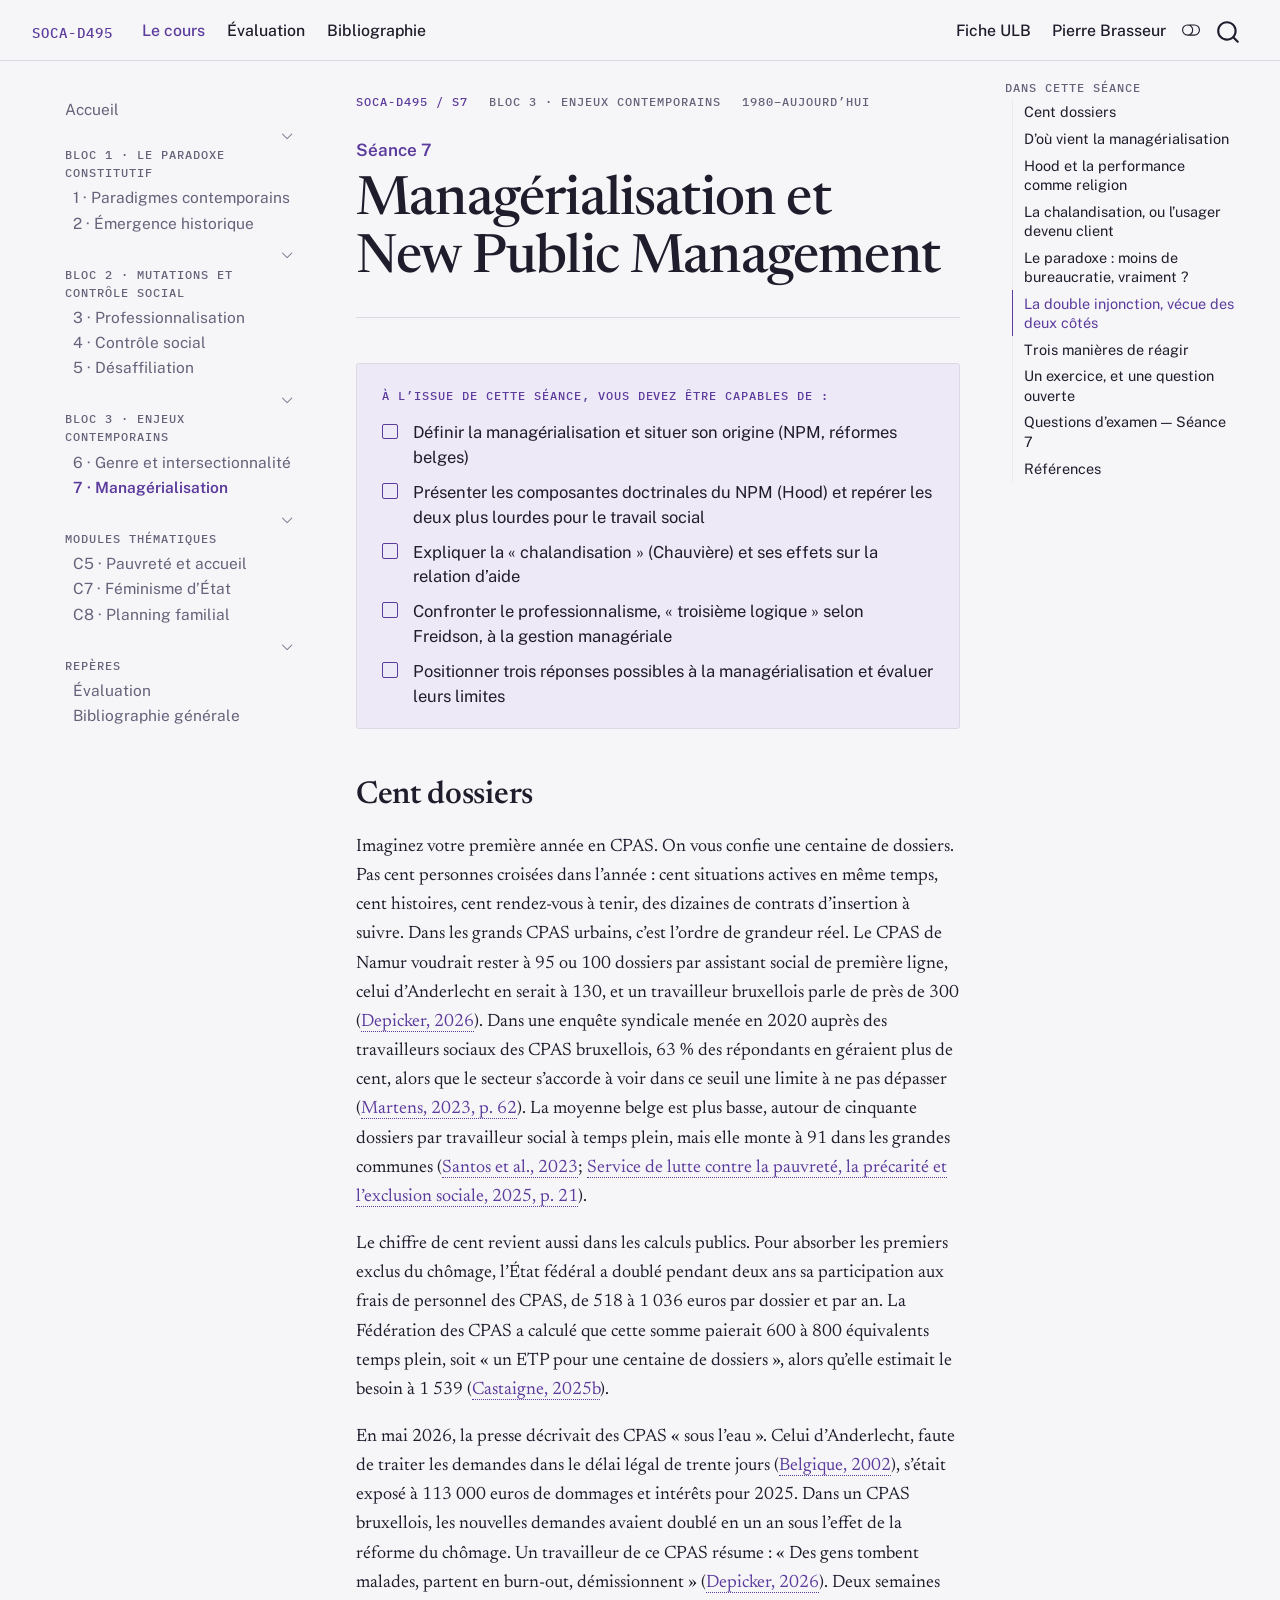
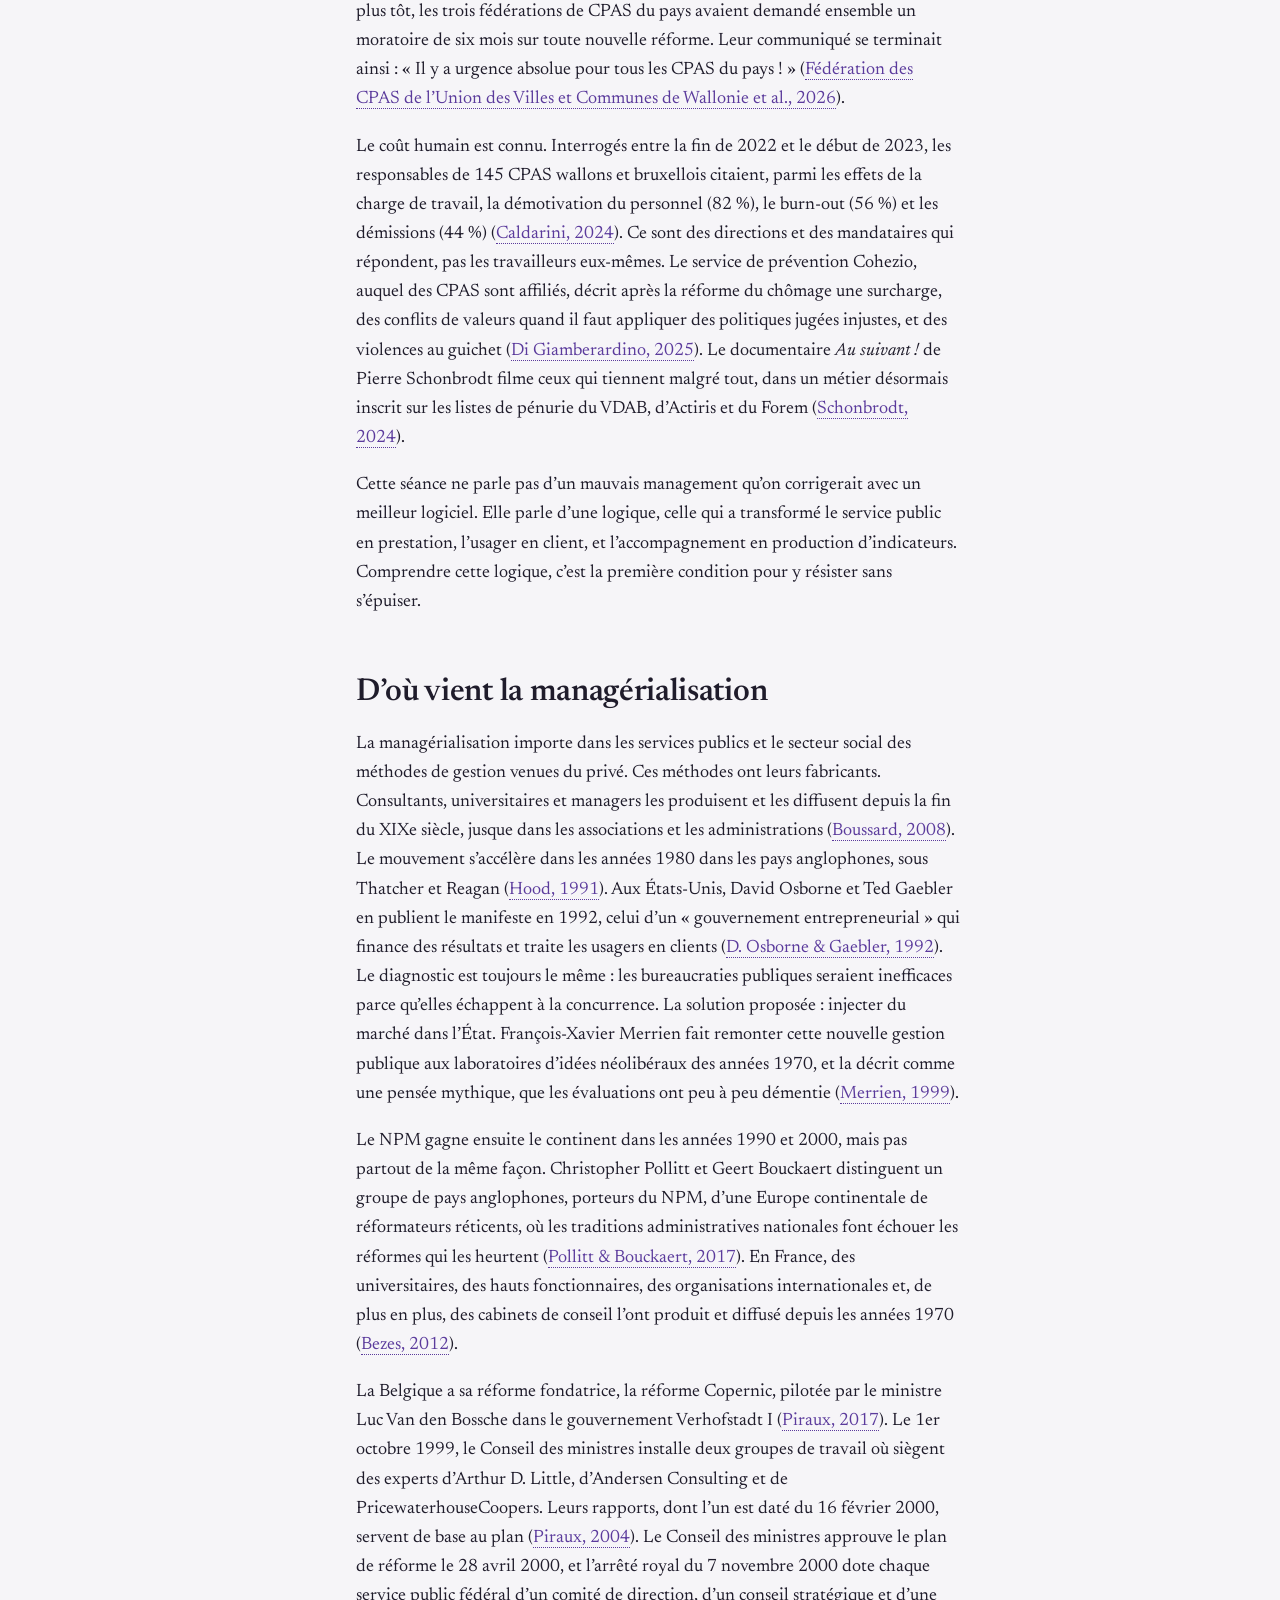
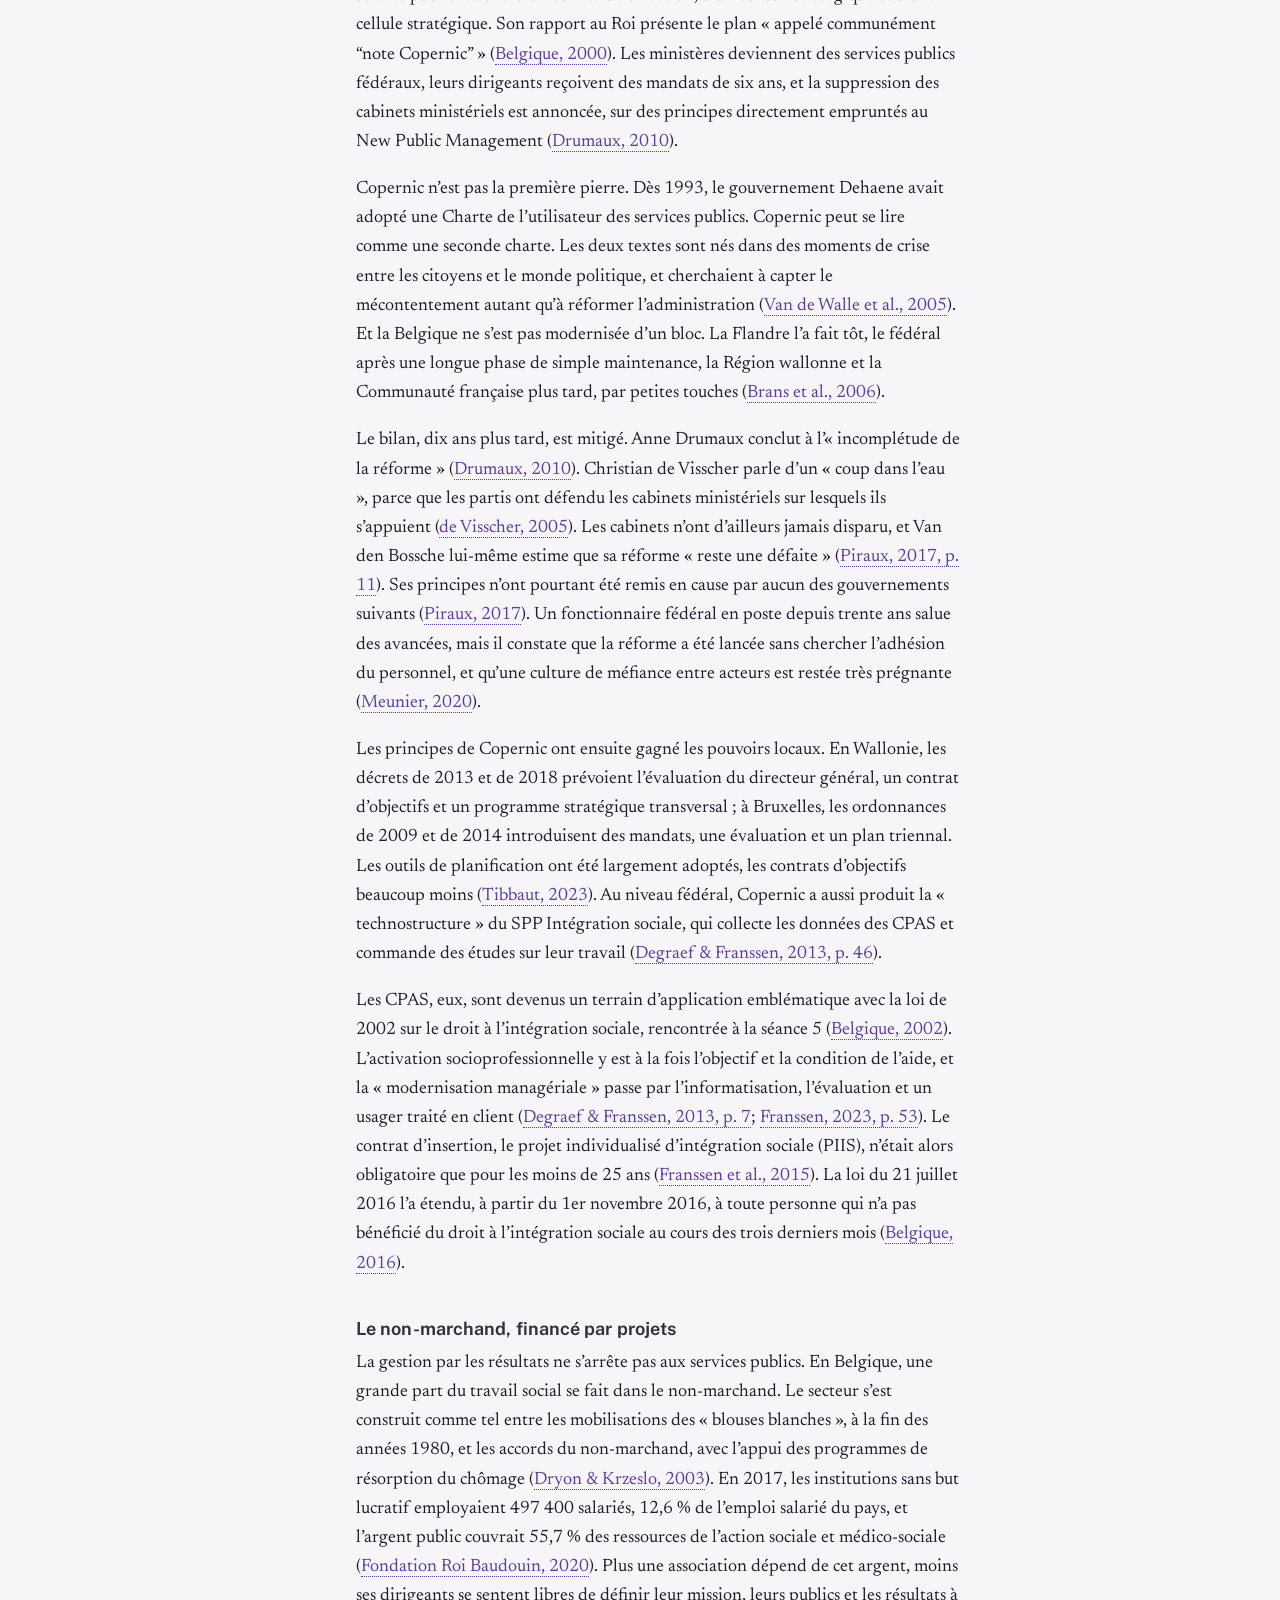
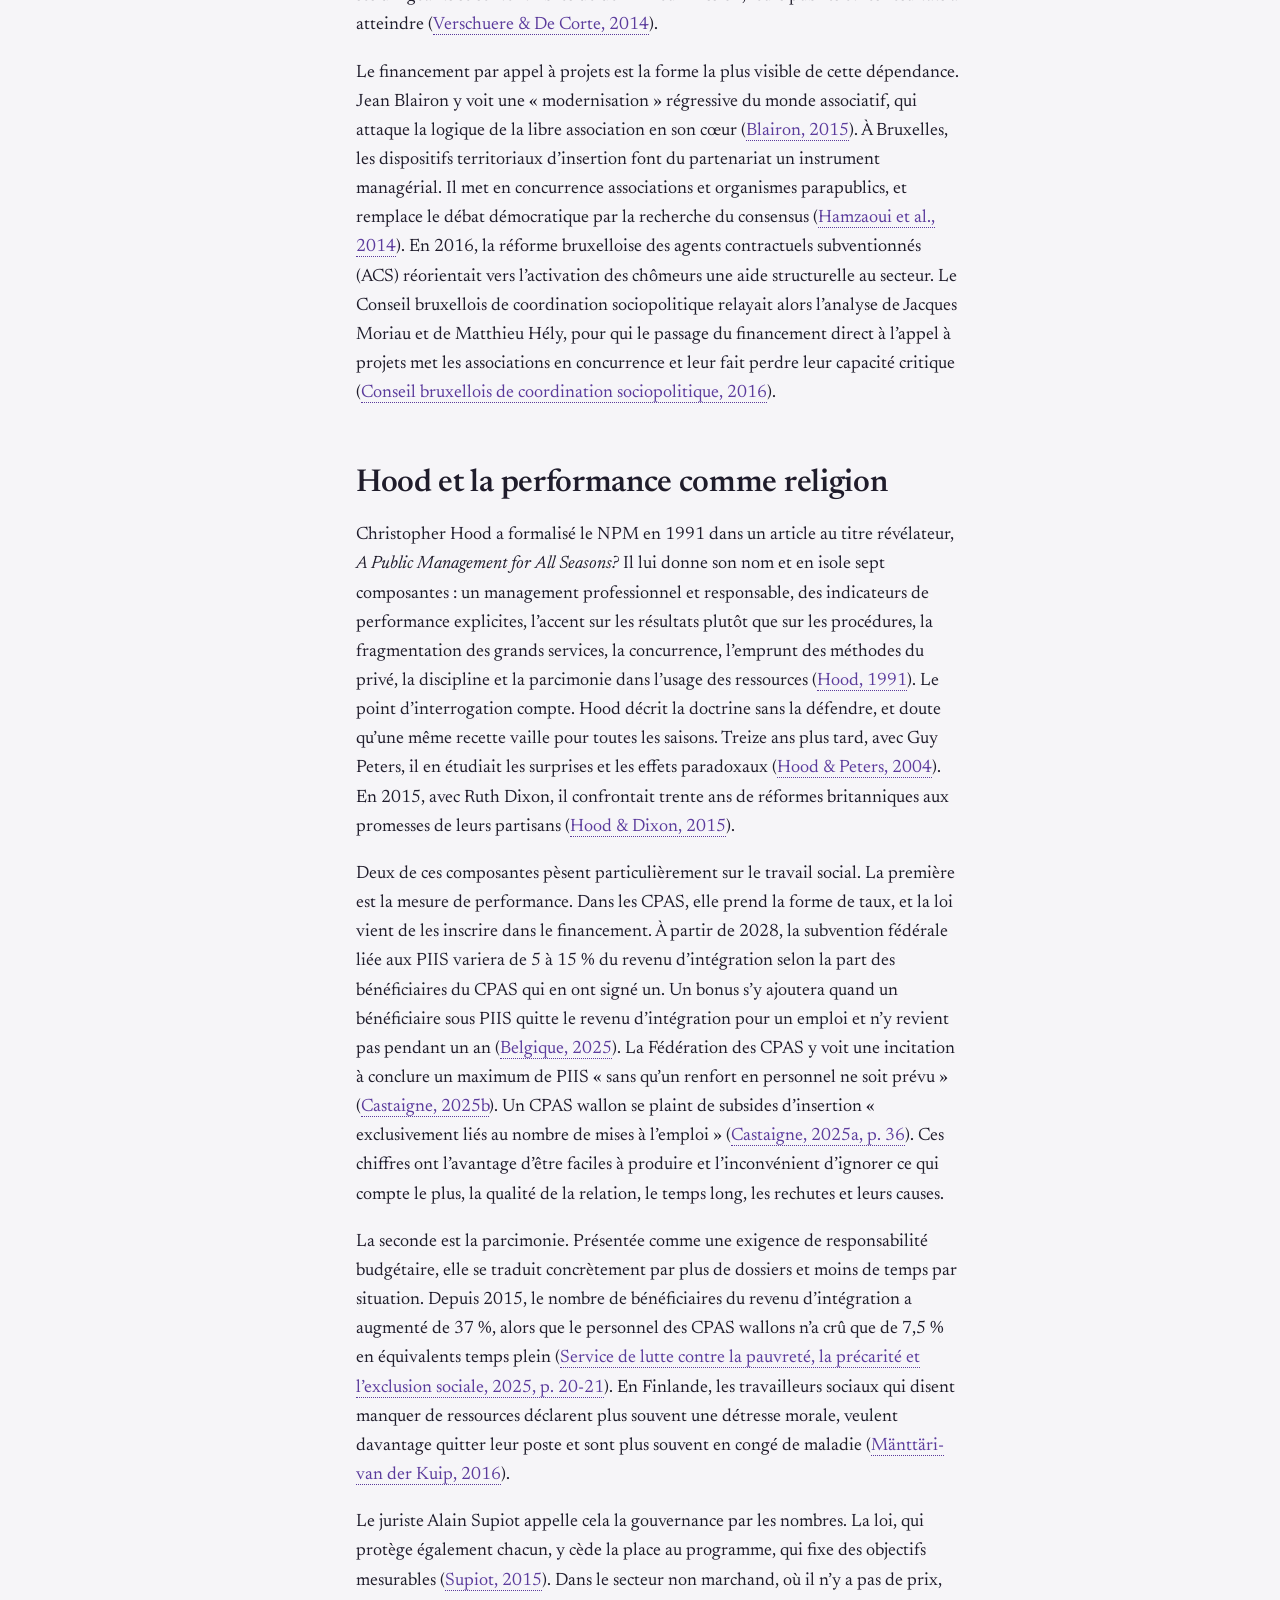
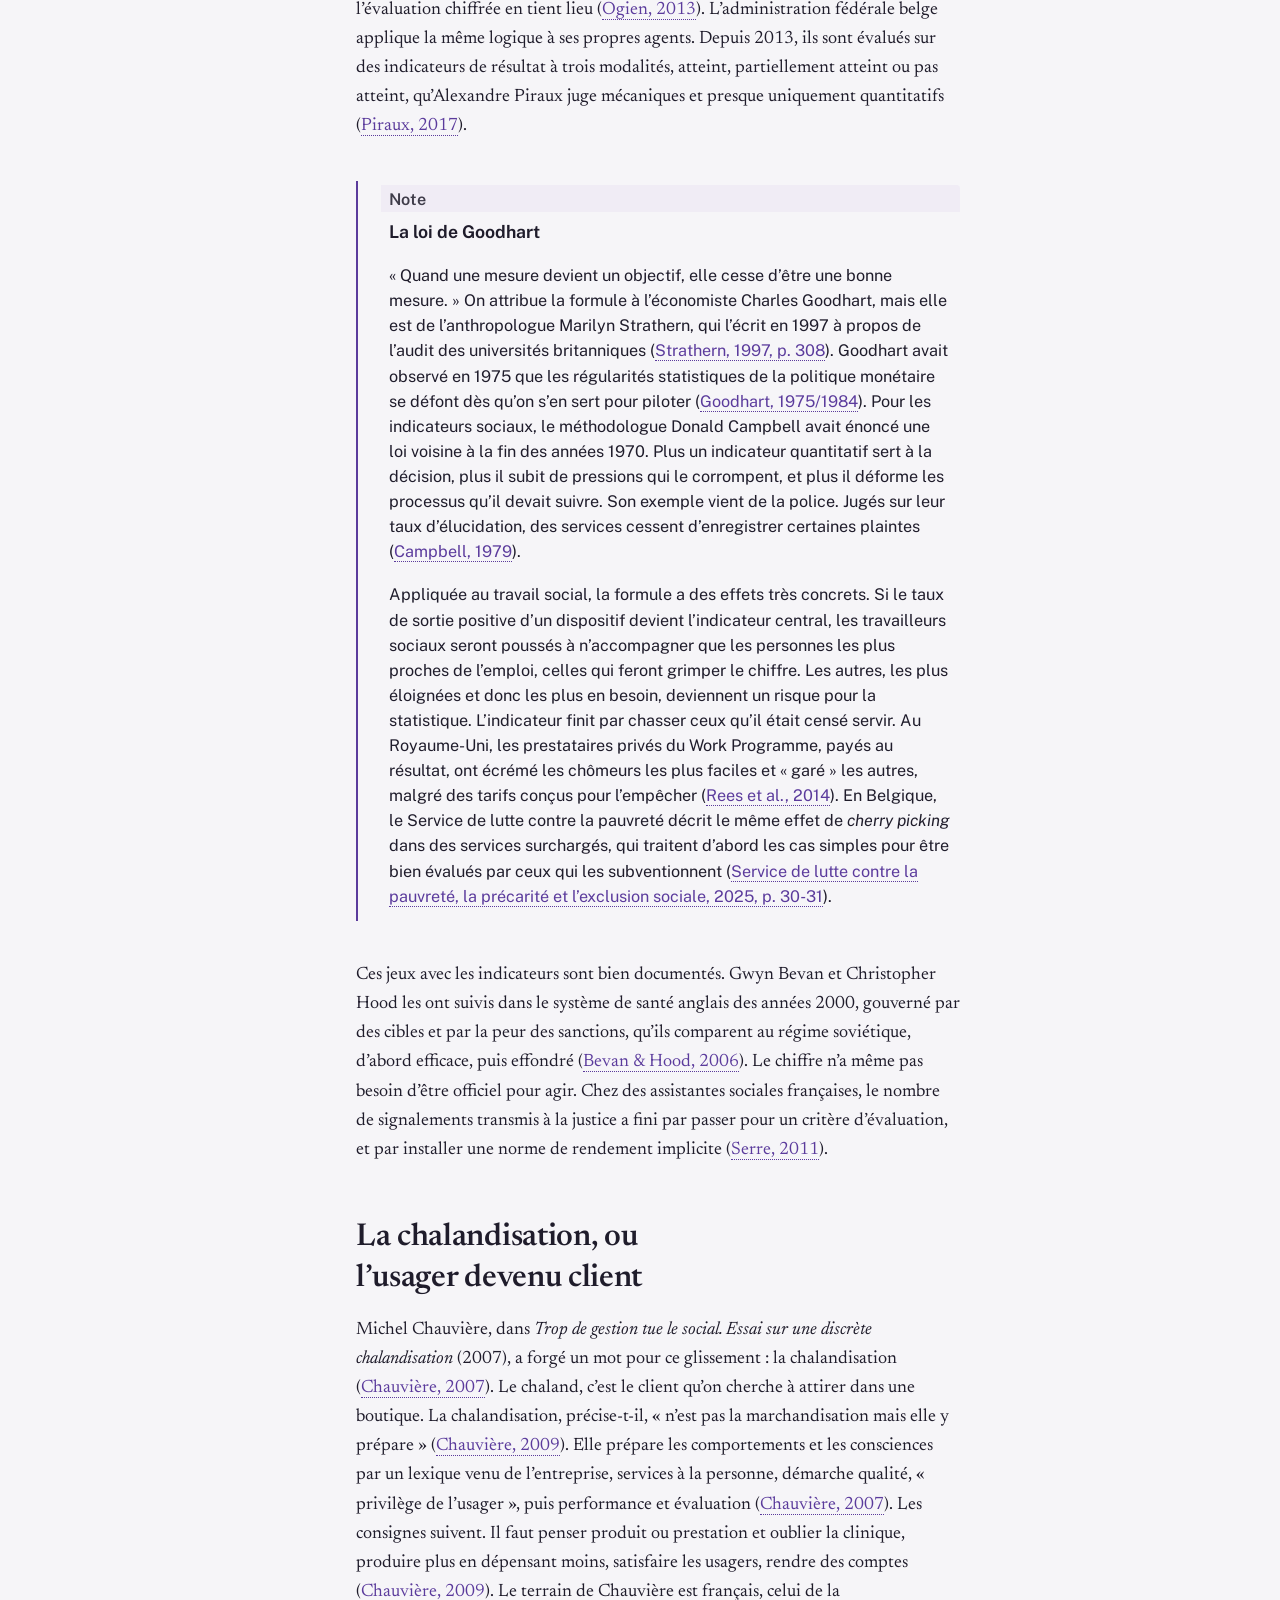
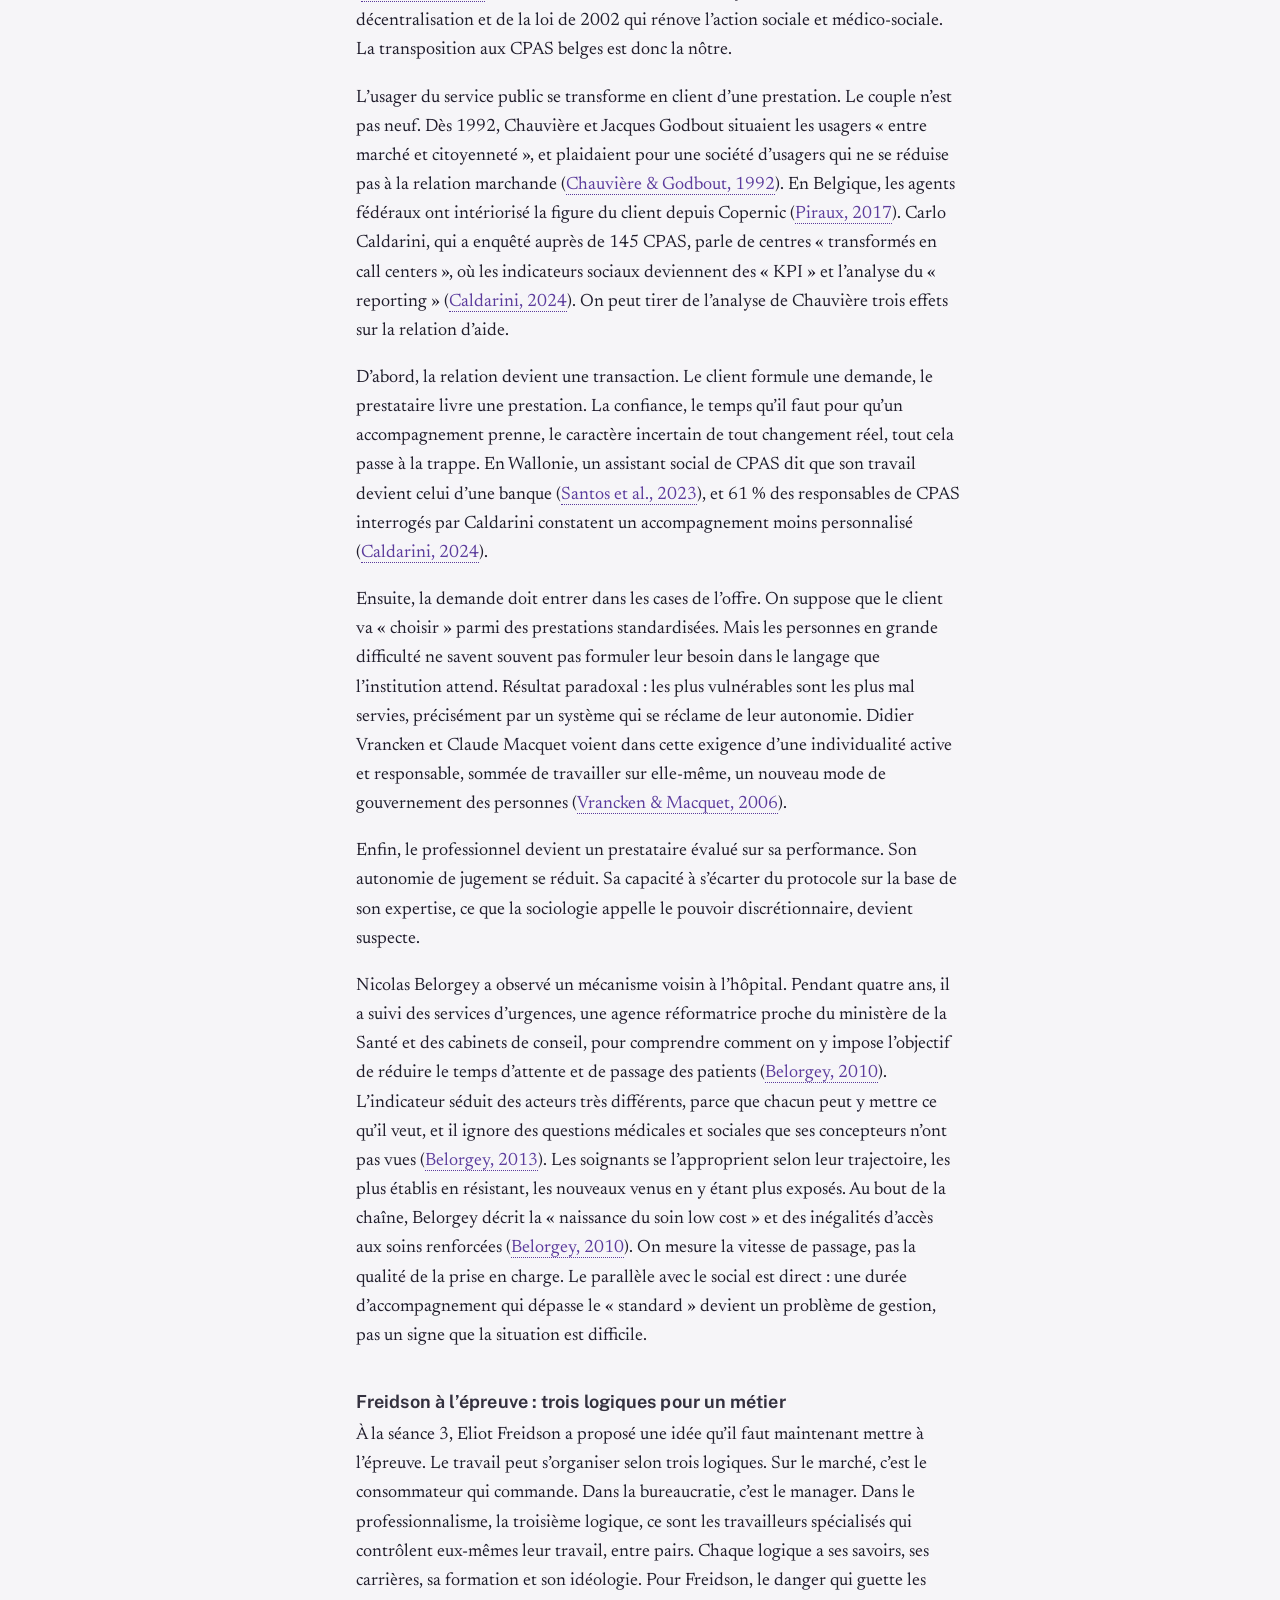
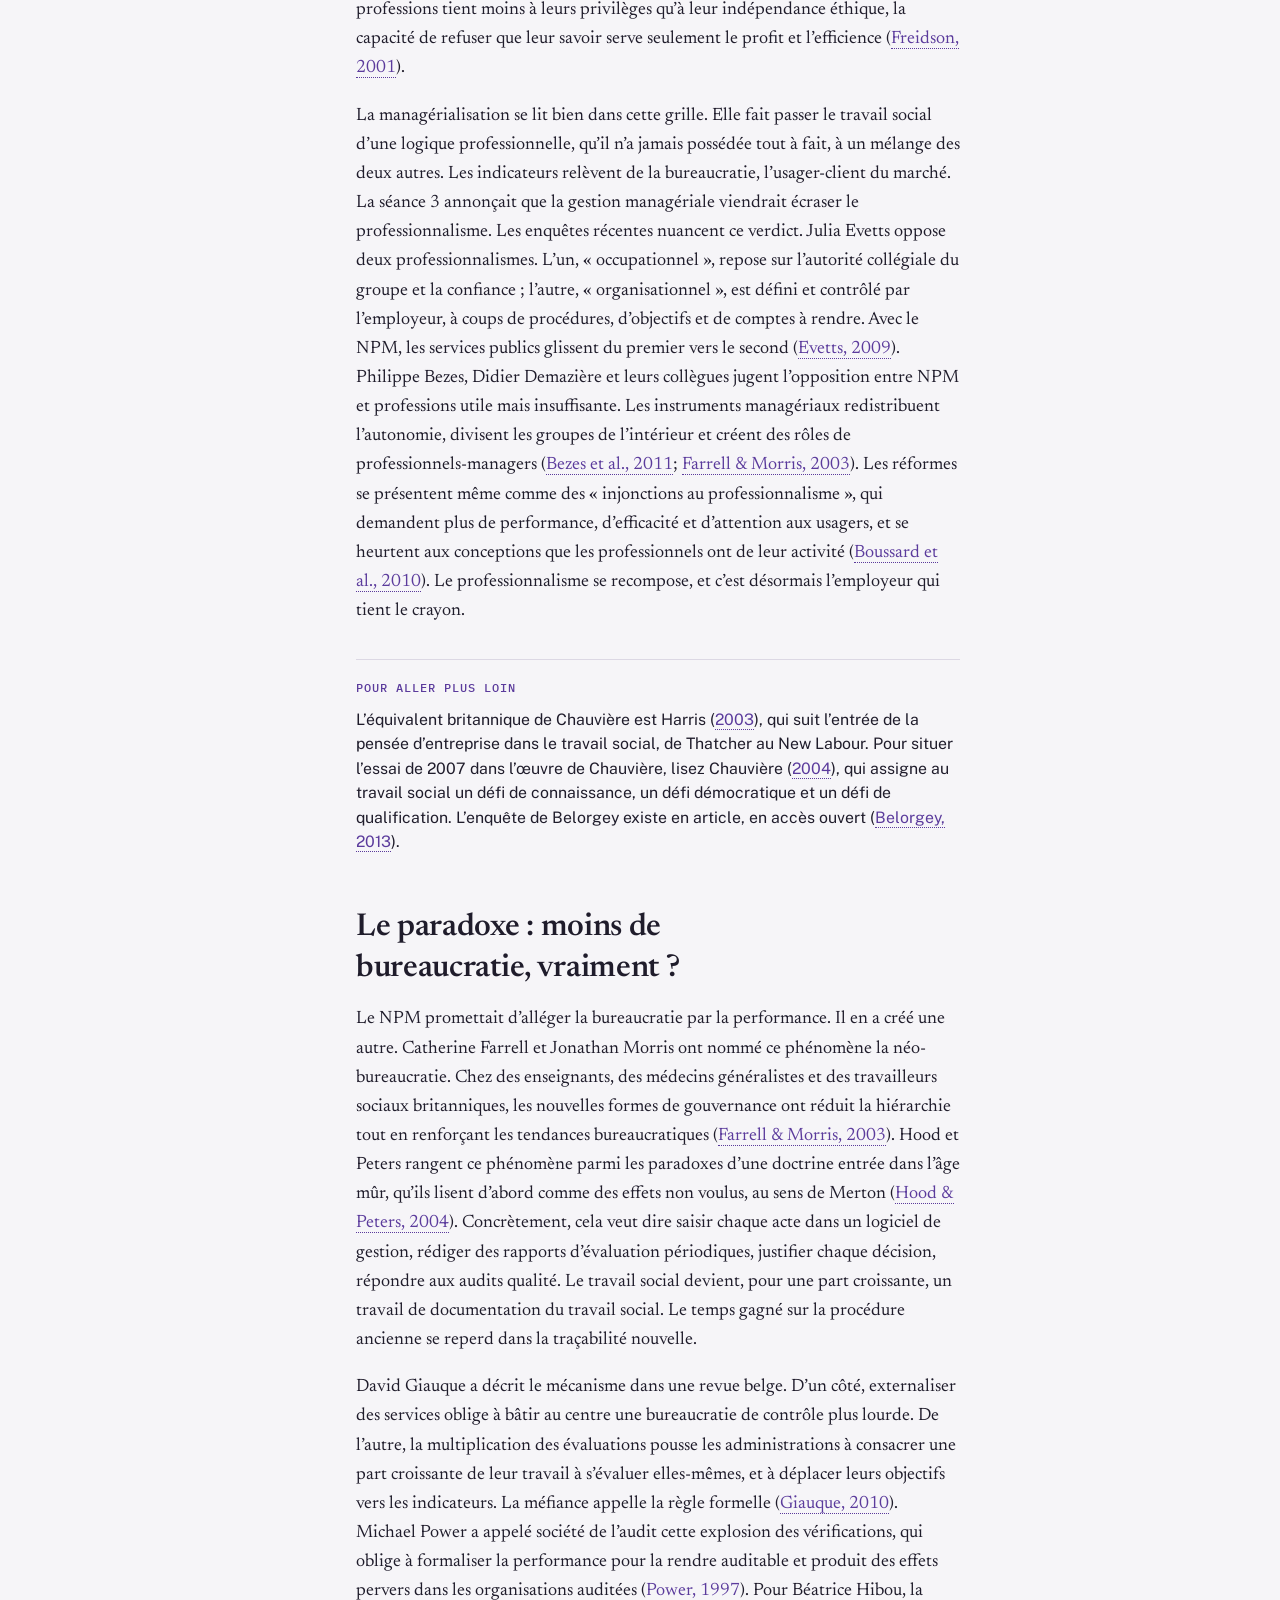
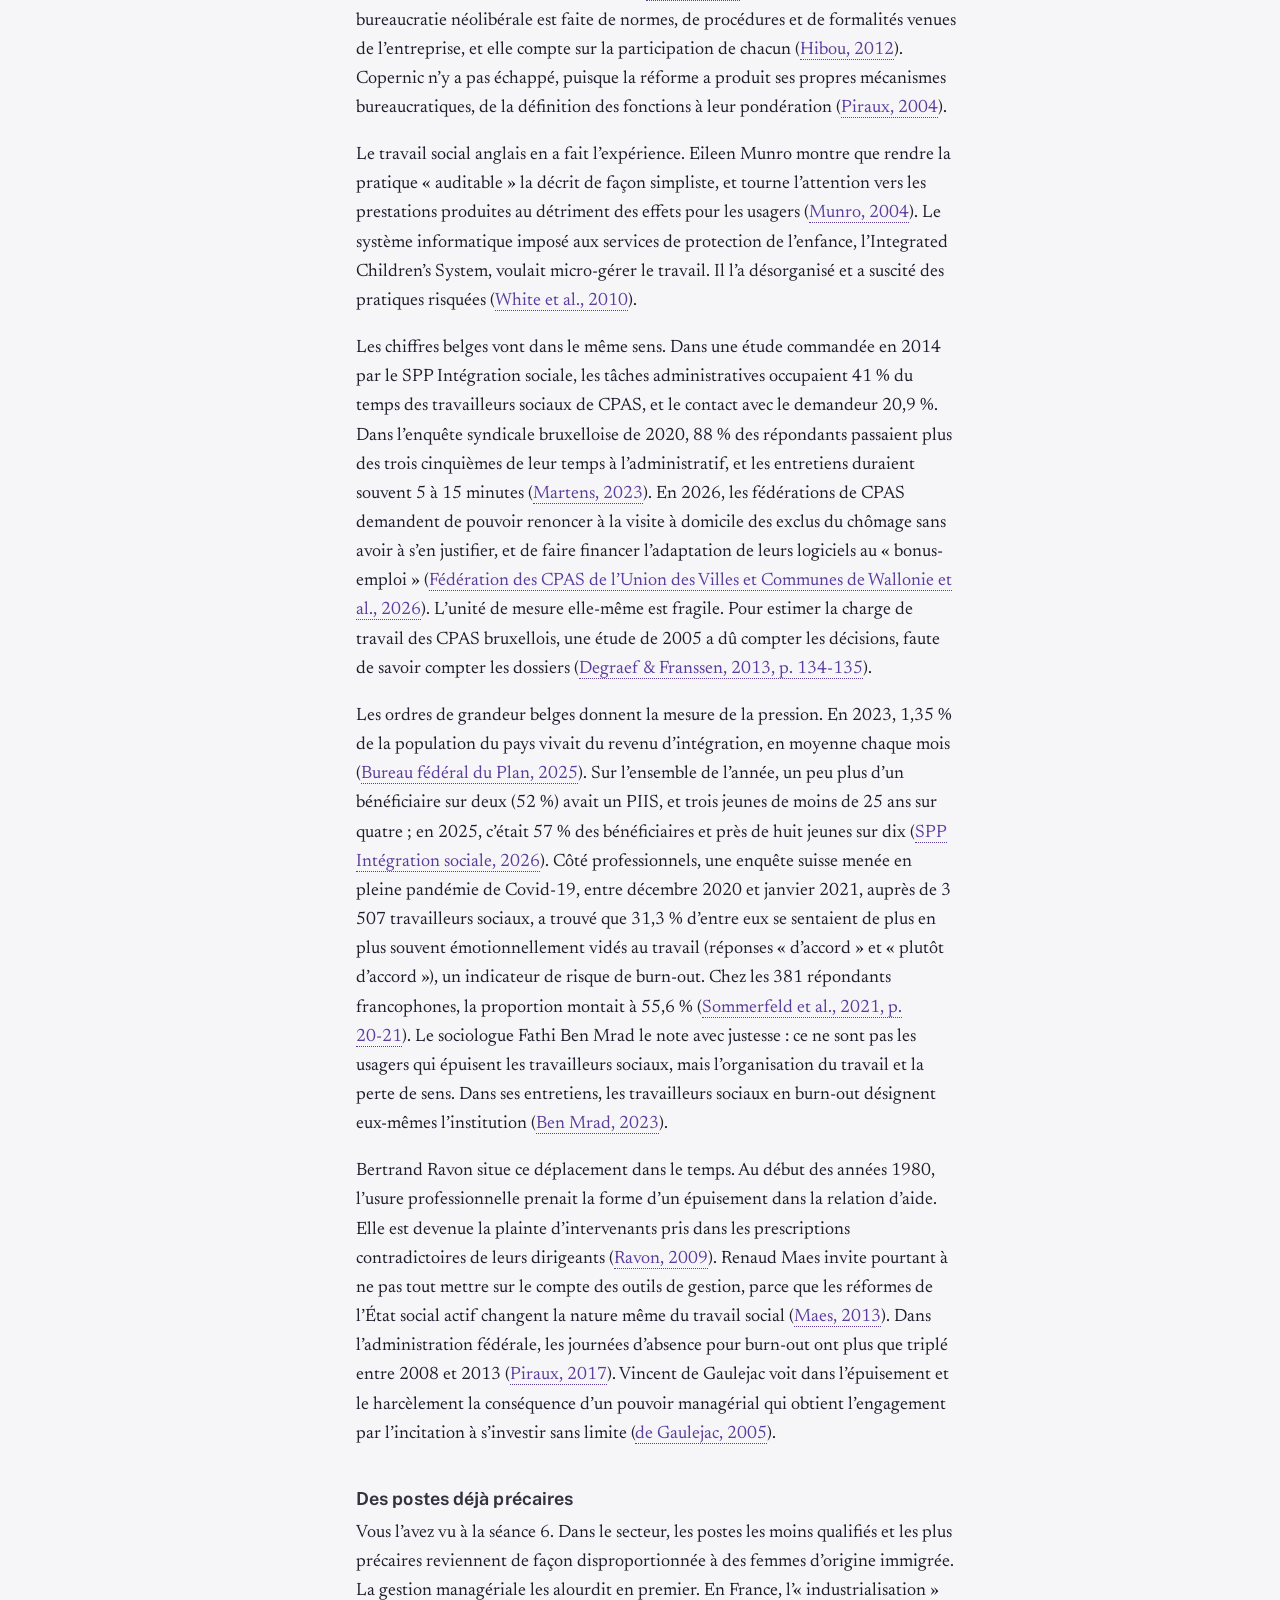
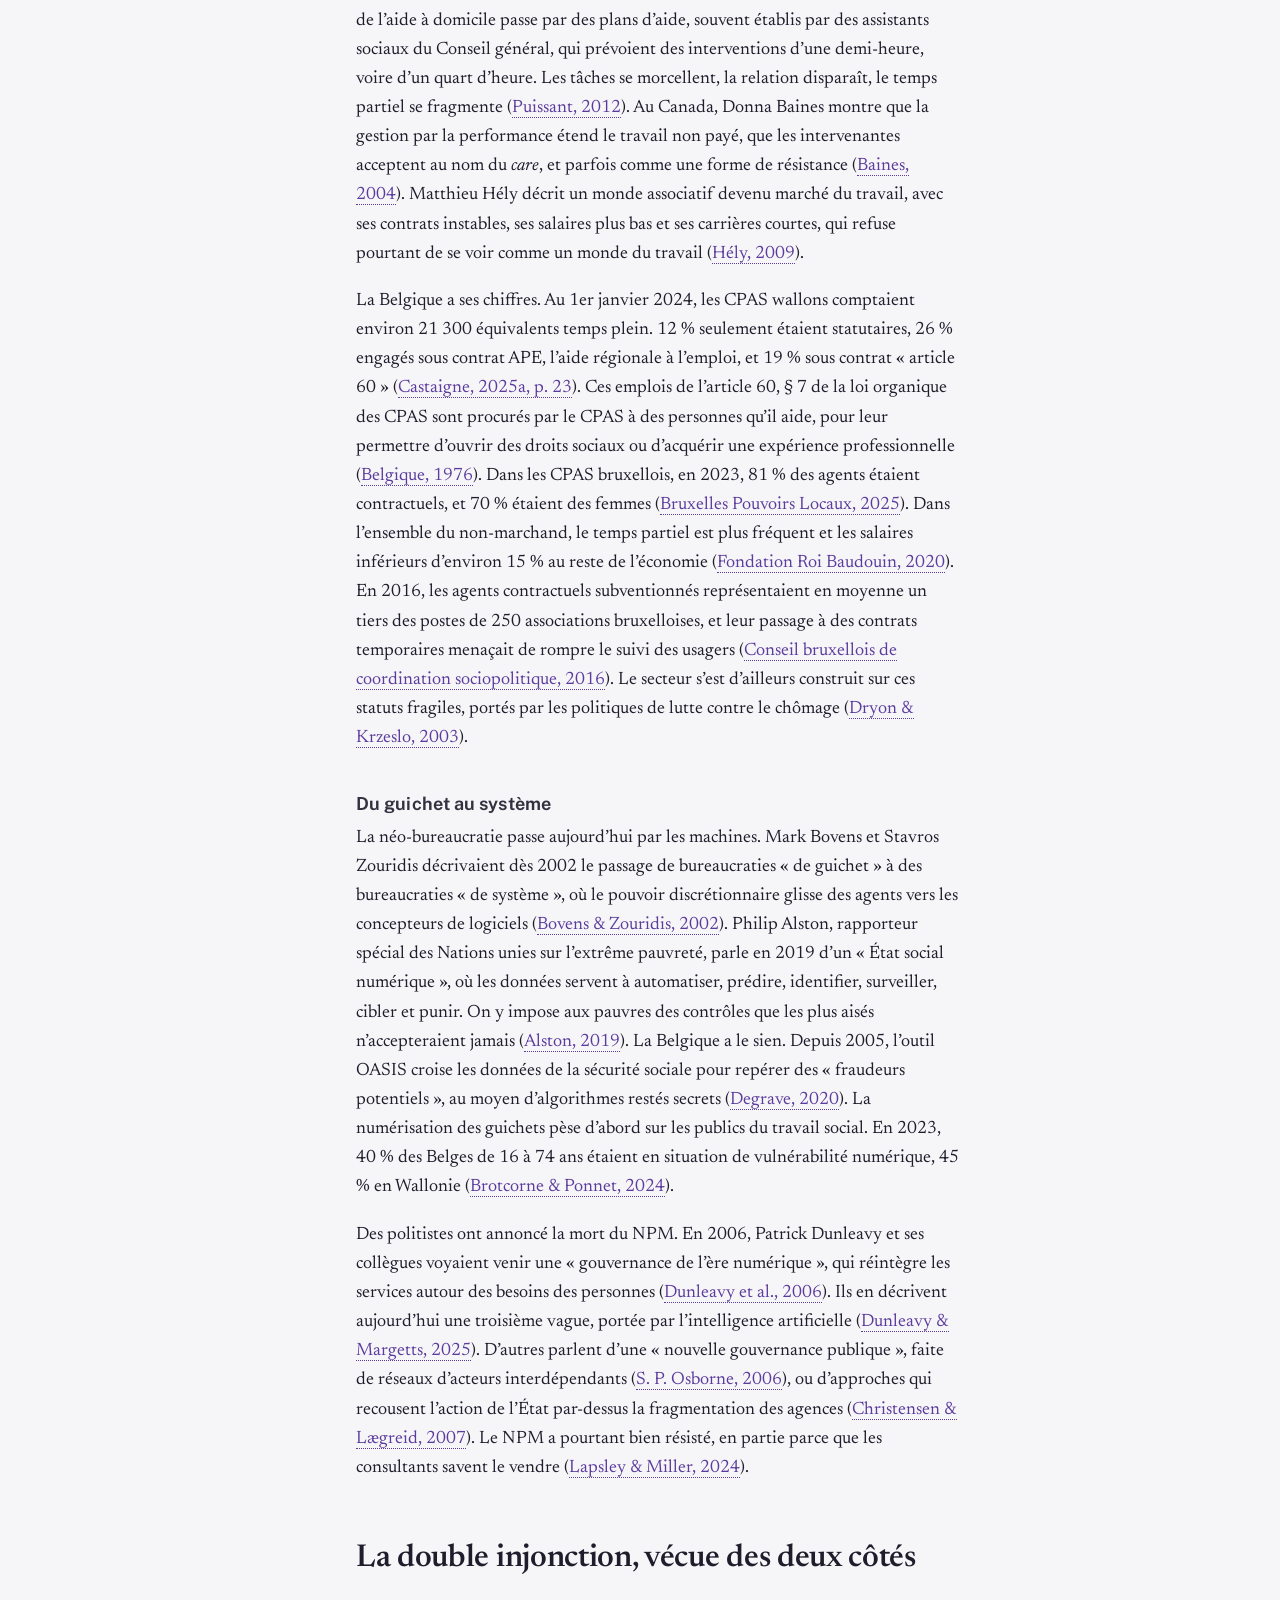
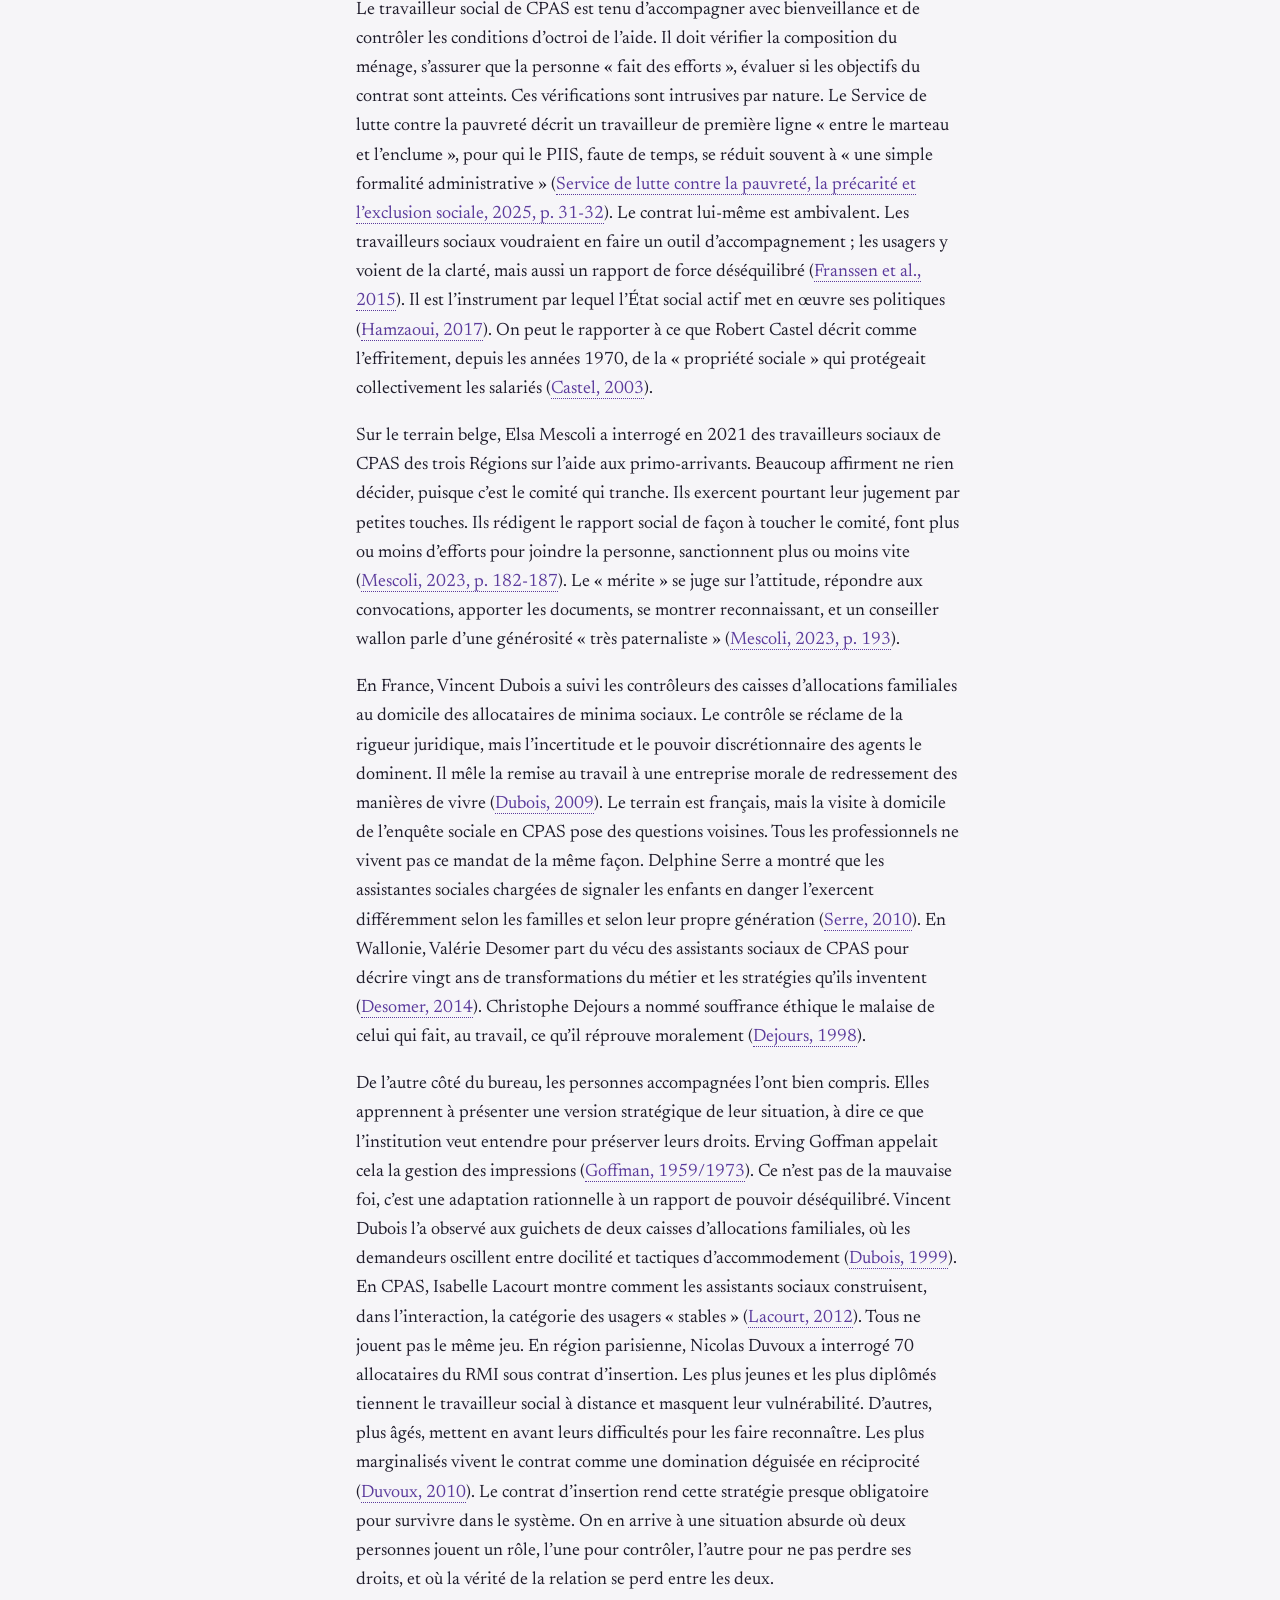
<file: docs/seance-7.html>
<!DOCTYPE html>
<html xmlns="http://www.w3.org/1999/xhtml" lang="fr" xml:lang="fr"><head>

<meta charset="utf-8">
<meta name="generator" content="quarto-1.9.38">

<meta name="viewport" content="width=device-width, initial-scale=1.0, user-scalable=yes">

<meta name="description" content="Hood, la chalandisation selon Chauvière et la double injonction : la gestion par la performance face à la relation d’aide.">

<title>Managérialisation et New Public Management – Théories du travail social</title>
<style>
/* Default styles provided by pandoc.
** See https://pandoc.org/MANUAL.html#variables-for-html for config info.
*/
code{white-space: pre-wrap;}
span.smallcaps{font-variant: small-caps;}
div.columns{display: flex; gap: min(4vw, 1.5em);}
div.column{flex: auto; overflow-x: auto;}
div.hanging-indent{margin-left: 1.5em; text-indent: -1.5em;}
ul.task-list{list-style: none;}
ul.task-list li input[type="checkbox"] {
  width: 0.8em;
  margin: 0 0.8em 0.2em -1em; /* quarto-specific, see https://github.com/quarto-dev/quarto-cli/issues/4556 */ 
  vertical-align: middle;
}
/* CSS for citations */
div.csl-bib-body { }
div.csl-entry {
  clear: both;
  margin-bottom: 0em;
}
.hanging-indent div.csl-entry {
  margin-left:2em;
  text-indent:-2em;
}
div.csl-left-margin {
  min-width:2em;
  float:left;
}
div.csl-right-inline {
  margin-left:2em;
  padding-left:1em;
}
div.csl-indent {
  margin-left: 2em;
}</style>


<script src="site_libs/quarto-nav/quarto-nav.js"></script>
<script src="site_libs/quarto-nav/headroom.min.js"></script>
<script src="site_libs/clipboard/clipboard.min.js"></script>
<script src="site_libs/quarto-search/autocomplete.umd.js"></script>
<script src="site_libs/quarto-search/fuse.min.js"></script>
<script src="site_libs/quarto-search/quarto-search.js"></script>
<meta name="quarto:offset" content="./">
<link href="./module-c5.html" rel="next">
<link href="./seance-6.html" rel="prev">
<link href="./favicon.svg" rel="icon" type="image/svg+xml">
<script src="site_libs/quarto-html/quarto.js" type="module"></script>
<script src="site_libs/quarto-html/tabsets/tabsets.js" type="module"></script>
<script src="site_libs/quarto-html/popper.min.js"></script>
<script src="site_libs/quarto-html/tippy.umd.min.js"></script>
<script src="site_libs/quarto-html/anchor.min.js"></script>
<link href="site_libs/quarto-html/tippy.css" rel="stylesheet">
<link href="site_libs/quarto-html/quarto-syntax-highlighting-701ecf5a3c7fe509613b743fad33545f.css" rel="stylesheet" class="quarto-color-scheme" id="quarto-text-highlighting-styles">
<link href="site_libs/quarto-html/quarto-syntax-highlighting-dark-d402f4b7d095c35e05d0c815e375e5f9.css" rel="stylesheet" class="quarto-color-scheme quarto-color-alternate" id="quarto-text-highlighting-styles">
<link href="site_libs/quarto-html/quarto-syntax-highlighting-701ecf5a3c7fe509613b743fad33545f.css" rel="stylesheet" class="quarto-color-scheme-extra" id="quarto-text-highlighting-styles">
<script src="site_libs/bootstrap/bootstrap.min.js"></script>
<link href="site_libs/bootstrap/bootstrap-icons.css" rel="stylesheet">
<link href="site_libs/bootstrap/bootstrap-ec4b35a2ecb5a0f88c46805f11164cbd.min.css" rel="stylesheet" append-hash="true" class="quarto-color-scheme" id="quarto-bootstrap" data-mode="light">
<link href="site_libs/bootstrap/bootstrap-dark-976eff664b41c7e7be51e78eb8fb4124.min.css" rel="stylesheet" append-hash="true" class="quarto-color-scheme quarto-color-alternate" id="quarto-bootstrap" data-mode="dark">
<link href="site_libs/bootstrap/bootstrap-ec4b35a2ecb5a0f88c46805f11164cbd.min.css" rel="stylesheet" append-hash="true" class="quarto-color-scheme-extra" id="quarto-bootstrap" data-mode="light">
<script id="quarto-search-options" type="application/json">{
  "location": "navbar",
  "copy-button": false,
  "collapse-after": 3,
  "panel-placement": "end",
  "type": "overlay",
  "limit": 50,
  "keyboard-shortcut": [
    "f",
    "/",
    "s"
  ],
  "language": {
    "search-no-results-text": "Pas de résultats",
    "search-matching-documents-text": "documents trouvés",
    "search-copy-link-title": "Copier le lien vers la recherche",
    "search-hide-matches-text": "Cacher les correspondances additionnelles",
    "search-more-match-text": "correspondance de plus dans ce document",
    "search-more-matches-text": "correspondances de plus dans ce document",
    "search-clear-button-title": "Effacer",
    "search-text-placeholder": "",
    "search-detached-cancel-button-title": "Annuler",
    "search-submit-button-title": "Envoyer",
    "search-label": "Recherche"
  }
}</script>
<style>html{ scroll-behavior: smooth; }</style>
<link rel="preconnect" href="https://fonts.googleapis.com">
<link rel="preconnect" href="https://fonts.gstatic.com" crossorigin="">
<link rel="stylesheet" href="https://fonts.googleapis.com/css2?family=IBM+Plex+Mono:wght@400;500&amp;family=Newsreader:ital,opsz,wght@0,6..72,400..700;1,6..72,400..600&amp;family=Public+Sans:wght@400;500;600;700&amp;display=swap">


</head>

<body class="nav-sidebar floating nav-fixed quarto-light"><script id="quarto-html-before-body" type="application/javascript">
    const toggleBodyColorMode = (bsSheetEl) => {
      const mode = bsSheetEl.getAttribute("data-mode");
      const bodyEl = window.document.querySelector("body");
      if (mode === "dark") {
        bodyEl.classList.add("quarto-dark");
        bodyEl.classList.remove("quarto-light");
      } else {
        bodyEl.classList.add("quarto-light");
        bodyEl.classList.remove("quarto-dark");
      }
    }
    const toggleBodyColorPrimary = () => {
      const bsSheetEl = window.document.querySelector("link#quarto-bootstrap:not([rel=disabled-stylesheet])");
      if (bsSheetEl) {
        toggleBodyColorMode(bsSheetEl);
      }
    }
    const setColorSchemeToggle = (alternate) => {
      const toggles = window.document.querySelectorAll('.quarto-color-scheme-toggle');
      for (let i=0; i < toggles.length; i++) {
        const toggle = toggles[i];
        if (toggle) {
          if (alternate) {
            toggle.classList.add("alternate");
          } else {
            toggle.classList.remove("alternate");
          }
        }
      }
    };
    const toggleColorMode = (alternate) => {
      // Switch the stylesheets
      const primaryStylesheets = window.document.querySelectorAll('link.quarto-color-scheme:not(.quarto-color-alternate)');
      const alternateStylesheets = window.document.querySelectorAll('link.quarto-color-scheme.quarto-color-alternate');
      manageTransitions('#quarto-margin-sidebar .nav-link', false);
      if (alternate) {
        // note: dark is layered on light, we don't disable primary!
        enableStylesheet(alternateStylesheets);
        for (const sheetNode of alternateStylesheets) {
          if (sheetNode.id === "quarto-bootstrap") {
            toggleBodyColorMode(sheetNode);
          }
        }
      } else {
        disableStylesheet(alternateStylesheets);
        enableStylesheet(primaryStylesheets)
        toggleBodyColorPrimary();
      }
      manageTransitions('#quarto-margin-sidebar .nav-link', true);
      // Switch the toggles
      setColorSchemeToggle(alternate)
      // Hack to workaround the fact that safari doesn't
      // properly recolor the scrollbar when toggling (#1455)
      if (navigator.userAgent.indexOf('Safari') > 0 && navigator.userAgent.indexOf('Chrome') == -1) {
        manageTransitions("body", false);
        window.scrollTo(0, 1);
        setTimeout(() => {
          window.scrollTo(0, 0);
          manageTransitions("body", true);
        }, 40);
      }
    }
    const disableStylesheet = (stylesheets) => {
      for (let i=0; i < stylesheets.length; i++) {
        const stylesheet = stylesheets[i];
        stylesheet.rel = 'disabled-stylesheet';
      }
    }
    const enableStylesheet = (stylesheets) => {
      for (let i=0; i < stylesheets.length; i++) {
        const stylesheet = stylesheets[i];
        if(stylesheet.rel !== 'stylesheet') { // for Chrome, which will still FOUC without this check
          stylesheet.rel = 'stylesheet';
        }
      }
    }
    const manageTransitions = (selector, allowTransitions) => {
      const els = window.document.querySelectorAll(selector);
      for (let i=0; i < els.length; i++) {
        const el = els[i];
        if (allowTransitions) {
          el.classList.remove('notransition');
        } else {
          el.classList.add('notransition');
        }
      }
    }
    const isFileUrl = () => {
      return window.location.protocol === 'file:';
    }
    const hasAlternateSentinel = () => {
      let styleSentinel = getColorSchemeSentinel();
      if (styleSentinel !== null) {
        return styleSentinel === "alternate";
      } else {
        return false;
      }
    }
    const setStyleSentinel = (alternate) => {
      const value = alternate ? "alternate" : "default";
      if (!isFileUrl()) {
        window.localStorage.setItem("quarto-color-scheme", value);
      } else {
        localAlternateSentinel = value;
      }
    }
    const getColorSchemeSentinel = () => {
      if (!isFileUrl()) {
        const storageValue = window.localStorage.getItem("quarto-color-scheme");
        return storageValue != null ? storageValue : localAlternateSentinel;
      } else {
        return localAlternateSentinel;
      }
    }
    const toggleGiscusIfUsed = (isAlternate, darkModeDefault) => {
      const baseTheme = document.querySelector('#giscus-base-theme')?.value ?? 'light';
      const alternateTheme = document.querySelector('#giscus-alt-theme')?.value ?? 'dark';
      let newTheme = '';
      if(authorPrefersDark) {
        newTheme = isAlternate ? baseTheme : alternateTheme;
      } else {
        newTheme = isAlternate ? alternateTheme : baseTheme;
      }
      const changeGiscusTheme = () => {
        // From: https://github.com/giscus/giscus/issues/336
        const sendMessage = (message) => {
          const iframe = document.querySelector('iframe.giscus-frame');
          if (!iframe) return;
          iframe.contentWindow.postMessage({ giscus: message }, 'https://giscus.app');
        }
        sendMessage({
          setConfig: {
            theme: newTheme
          }
        });
      }
      const isGiscussLoaded = window.document.querySelector('iframe.giscus-frame') !== null;
      if (isGiscussLoaded) {
        changeGiscusTheme();
      }
    };
    const authorPrefersDark = false;
    const queryPrefersDark = window.matchMedia('(prefers-color-scheme: dark)');
    const darkModeDefault = queryPrefersDark.matches;
      document.querySelector('link#quarto-text-highlighting-styles.quarto-color-scheme-extra').rel = 'disabled-stylesheet';
      document.querySelector('link#quarto-bootstrap.quarto-color-scheme-extra').rel = 'disabled-stylesheet';
    let localAlternateSentinel = darkModeDefault ? 'alternate' : 'default';
    // Dark / light mode switch
    window.quartoToggleColorScheme = () => {
      // Read the current dark / light value
      let toAlternate = !hasAlternateSentinel();
      toggleColorMode(toAlternate);
      setStyleSentinel(toAlternate);
      toggleGiscusIfUsed(toAlternate, darkModeDefault);
      window.dispatchEvent(new Event('resize'));
    };
    queryPrefersDark.addEventListener("change", e => {
      if(window.localStorage.getItem("quarto-color-scheme") !== null)
        return;
      const alternate = e.matches
      toggleColorMode(alternate);
      localAlternateSentinel = e.matches ? 'alternate' : 'default'; // this is used alongside local storage!
      toggleGiscusIfUsed(alternate, darkModeDefault);
    });
    // Switch to dark mode if need be
    if (hasAlternateSentinel()) {
      toggleColorMode(true);
    } else {
      toggleColorMode(false);
    }
  </script>

<div id="quarto-search-results"></div>
  <header id="quarto-header" class="headroom fixed-top">
    <nav class="navbar navbar-expand-lg " data-bs-theme="dark">
      <div class="navbar-container container-fluid">
      <div class="navbar-brand-container mx-auto">
    <a class="navbar-brand" href="./index.html">
    <span class="navbar-title">SOCA-D495</span>
    </a>
  </div>
            <div id="quarto-search" class="" title="Recherche"></div>
          <button class="navbar-toggler" type="button" data-bs-toggle="collapse" data-bs-target="#navbarCollapse" aria-controls="navbarCollapse" role="menu" aria-expanded="false" aria-label="Basculer la navigation" onclick="if (window.quartoToggleHeadroom) { window.quartoToggleHeadroom(); }">
  <span class="navbar-toggler-icon"></span>
</button>
          <div class="collapse navbar-collapse" id="navbarCollapse">
            <ul class="navbar-nav navbar-nav-scroll me-auto">
  <li class="nav-item">
    <a class="nav-link active" href="./index.html" aria-current="page"> 
<span class="menu-text">Le cours</span></a>
  </li>  
  <li class="nav-item">
    <a class="nav-link" href="./evaluation.html"> 
<span class="menu-text">Évaluation</span></a>
  </li>  
  <li class="nav-item">
    <a class="nav-link" href="./references.html"> 
<span class="menu-text">Bibliographie</span></a>
  </li>  
</ul>
            <ul class="navbar-nav navbar-nav-scroll ms-auto">
  <li class="nav-item">
    <a class="nav-link" href="https://www.ulb.be/fr/programme/soca-d495-1"> 
<span class="menu-text">Fiche ULB</span></a>
  </li>  
  <li class="nav-item">
    <a class="nav-link" href="https://pierrebrasseur.github.io/cours-soca-d495.html"> 
<span class="menu-text">Pierre Brasseur</span></a>
  </li>  
</ul>
          </div> <!-- /navcollapse -->
            <div class="quarto-navbar-tools">
  <a href="" class="quarto-color-scheme-toggle quarto-navigation-tool  px-1" onclick="window.quartoToggleColorScheme(); return false;" title="Basculer le mode sombre"><i class="bi"></i></a>
</div>
      </div> <!-- /container-fluid -->
    </nav>
  <nav class="quarto-secondary-nav">
    <div class="container-fluid d-flex">
      <button type="button" class="quarto-btn-toggle btn" data-bs-toggle="collapse" role="button" data-bs-target=".quarto-sidebar-collapse-item" aria-controls="quarto-sidebar" aria-expanded="false" aria-label="Basculer la barre latérale" onclick="if (window.quartoToggleHeadroom) { window.quartoToggleHeadroom(); }">
        <i class="bi bi-layout-text-sidebar-reverse"></i>
      </button>
        <a class="flex-grow-1 no-decor" role="navigation" data-bs-toggle="collapse" data-bs-target=".quarto-sidebar-collapse-item" aria-controls="quarto-sidebar" aria-expanded="false" aria-label="Basculer la barre latérale" onclick="if (window.quartoToggleHeadroom) { window.quartoToggleHeadroom(); }">      
          <h1 class="quarto-secondary-nav-title">Managérialisation et New Public Management</h1>
        </a>     
    </div>
  </nav>
</header>
<!-- content -->
<div id="quarto-content" class="quarto-container page-columns page-rows-contents page-layout-article page-navbar">
<!-- sidebar -->
  <nav id="quarto-sidebar" class="sidebar collapse collapse-horizontal quarto-sidebar-collapse-item sidebar-navigation floating overflow-auto">
    <div class="sidebar-menu-container"> 
    <ul class="list-unstyled mt-1">
        <li class="sidebar-item">
  <div class="sidebar-item-container"> 
  <a href="./index.html" class="sidebar-item-text sidebar-link">
 <span class="menu-text">Accueil</span></a>
  </div>
</li>
        <li class="sidebar-item sidebar-item-section">
      <div class="sidebar-item-container"> 
            <a class="sidebar-item-text sidebar-link text-start" data-bs-toggle="collapse" data-bs-target="#quarto-sidebar-section-1" role="navigation" aria-expanded="true">
 <span class="menu-text">Bloc 1 · Le paradoxe constitutif</span></a>
          <a class="sidebar-item-toggle text-start" data-bs-toggle="collapse" data-bs-target="#quarto-sidebar-section-1" role="navigation" aria-expanded="true" aria-label="Basculer la section">
            <i class="bi bi-chevron-right ms-2"></i>
          </a> 
      </div>
      <ul id="quarto-sidebar-section-1" class="collapse list-unstyled sidebar-section depth1 show">  
          <li class="sidebar-item">
  <div class="sidebar-item-container"> 
  <a href="./seance-1.html" class="sidebar-item-text sidebar-link">
 <span class="menu-text">1 · Paradigmes contemporains</span></a>
  </div>
</li>
          <li class="sidebar-item">
  <div class="sidebar-item-container"> 
  <a href="./seance-2.html" class="sidebar-item-text sidebar-link">
 <span class="menu-text">2 · Émergence historique</span></a>
  </div>
</li>
      </ul>
  </li>
        <li class="sidebar-item sidebar-item-section">
      <div class="sidebar-item-container"> 
            <a class="sidebar-item-text sidebar-link text-start" data-bs-toggle="collapse" data-bs-target="#quarto-sidebar-section-2" role="navigation" aria-expanded="true">
 <span class="menu-text">Bloc 2 · Mutations et contrôle social</span></a>
          <a class="sidebar-item-toggle text-start" data-bs-toggle="collapse" data-bs-target="#quarto-sidebar-section-2" role="navigation" aria-expanded="true" aria-label="Basculer la section">
            <i class="bi bi-chevron-right ms-2"></i>
          </a> 
      </div>
      <ul id="quarto-sidebar-section-2" class="collapse list-unstyled sidebar-section depth1 show">  
          <li class="sidebar-item">
  <div class="sidebar-item-container"> 
  <a href="./seance-3.html" class="sidebar-item-text sidebar-link">
 <span class="menu-text">3 · Professionnalisation</span></a>
  </div>
</li>
          <li class="sidebar-item">
  <div class="sidebar-item-container"> 
  <a href="./seance-4.html" class="sidebar-item-text sidebar-link">
 <span class="menu-text">4 · Contrôle social</span></a>
  </div>
</li>
          <li class="sidebar-item">
  <div class="sidebar-item-container"> 
  <a href="./seance-5.html" class="sidebar-item-text sidebar-link">
 <span class="menu-text">5 · Désaffiliation</span></a>
  </div>
</li>
      </ul>
  </li>
        <li class="sidebar-item sidebar-item-section">
      <div class="sidebar-item-container"> 
            <a class="sidebar-item-text sidebar-link text-start" data-bs-toggle="collapse" data-bs-target="#quarto-sidebar-section-3" role="navigation" aria-expanded="true">
 <span class="menu-text">Bloc 3 · Enjeux contemporains</span></a>
          <a class="sidebar-item-toggle text-start" data-bs-toggle="collapse" data-bs-target="#quarto-sidebar-section-3" role="navigation" aria-expanded="true" aria-label="Basculer la section">
            <i class="bi bi-chevron-right ms-2"></i>
          </a> 
      </div>
      <ul id="quarto-sidebar-section-3" class="collapse list-unstyled sidebar-section depth1 show">  
          <li class="sidebar-item">
  <div class="sidebar-item-container"> 
  <a href="./seance-6.html" class="sidebar-item-text sidebar-link">
 <span class="menu-text">6 · Genre et intersectionnalité</span></a>
  </div>
</li>
          <li class="sidebar-item">
  <div class="sidebar-item-container"> 
  <a href="./seance-7.html" class="sidebar-item-text sidebar-link active">
 <span class="menu-text">7 · Managérialisation</span></a>
  </div>
</li>
      </ul>
  </li>
        <li class="sidebar-item sidebar-item-section">
      <div class="sidebar-item-container"> 
            <a class="sidebar-item-text sidebar-link text-start" data-bs-toggle="collapse" data-bs-target="#quarto-sidebar-section-4" role="navigation" aria-expanded="true">
 <span class="menu-text">Modules thématiques</span></a>
          <a class="sidebar-item-toggle text-start" data-bs-toggle="collapse" data-bs-target="#quarto-sidebar-section-4" role="navigation" aria-expanded="true" aria-label="Basculer la section">
            <i class="bi bi-chevron-right ms-2"></i>
          </a> 
      </div>
      <ul id="quarto-sidebar-section-4" class="collapse list-unstyled sidebar-section depth1 show">  
          <li class="sidebar-item">
  <div class="sidebar-item-container"> 
  <a href="./module-c5.html" class="sidebar-item-text sidebar-link">
 <span class="menu-text">C5 · Pauvreté et accueil</span></a>
  </div>
</li>
          <li class="sidebar-item">
  <div class="sidebar-item-container"> 
  <a href="./module-c7.html" class="sidebar-item-text sidebar-link">
 <span class="menu-text">C7 · Féminisme d’État</span></a>
  </div>
</li>
          <li class="sidebar-item">
  <div class="sidebar-item-container"> 
  <a href="./module-c8.html" class="sidebar-item-text sidebar-link">
 <span class="menu-text">C8 · Planning familial</span></a>
  </div>
</li>
      </ul>
  </li>
        <li class="sidebar-item sidebar-item-section">
      <div class="sidebar-item-container"> 
            <a class="sidebar-item-text sidebar-link text-start" data-bs-toggle="collapse" data-bs-target="#quarto-sidebar-section-5" role="navigation" aria-expanded="true">
 <span class="menu-text">Repères</span></a>
          <a class="sidebar-item-toggle text-start" data-bs-toggle="collapse" data-bs-target="#quarto-sidebar-section-5" role="navigation" aria-expanded="true" aria-label="Basculer la section">
            <i class="bi bi-chevron-right ms-2"></i>
          </a> 
      </div>
      <ul id="quarto-sidebar-section-5" class="collapse list-unstyled sidebar-section depth1 show">  
          <li class="sidebar-item">
  <div class="sidebar-item-container"> 
  <a href="./evaluation.html" class="sidebar-item-text sidebar-link">
 <span class="menu-text">Évaluation</span></a>
  </div>
</li>
          <li class="sidebar-item">
  <div class="sidebar-item-container"> 
  <a href="./references.html" class="sidebar-item-text sidebar-link">
 <span class="menu-text">Bibliographie générale</span></a>
  </div>
</li>
      </ul>
  </li>
    </ul>
    </div>
</nav>
<div id="quarto-sidebar-glass" class="quarto-sidebar-collapse-item" data-bs-toggle="collapse" data-bs-target=".quarto-sidebar-collapse-item"></div>
<!-- margin-sidebar -->
    <div id="quarto-margin-sidebar" class="sidebar margin-sidebar">
        <nav id="TOC" role="doc-toc" class="toc-active">
    <h2 id="toc-title">Dans cette séance</h2>
   
  <ul class="collapse">
  <li><a href="#cent-dossiers" id="toc-cent-dossiers" class="nav-link active" data-scroll-target="#cent-dossiers">Cent dossiers</a></li>
  <li><a href="#doù-vient-la-managérialisation" id="toc-doù-vient-la-managérialisation" class="nav-link" data-scroll-target="#doù-vient-la-managérialisation">D’où vient la managérialisation</a></li>
  <li><a href="#hood-et-la-performance-comme-religion" id="toc-hood-et-la-performance-comme-religion" class="nav-link" data-scroll-target="#hood-et-la-performance-comme-religion">Hood et la performance comme religion</a></li>
  <li><a href="#la-chalandisation-ou-lusager-devenu-client" id="toc-la-chalandisation-ou-lusager-devenu-client" class="nav-link" data-scroll-target="#la-chalandisation-ou-lusager-devenu-client">La chalandisation, ou l’usager devenu client</a></li>
  <li><a href="#le-paradoxe-moins-de-bureaucratie-vraiment" id="toc-le-paradoxe-moins-de-bureaucratie-vraiment" class="nav-link" data-scroll-target="#le-paradoxe-moins-de-bureaucratie-vraiment">Le paradoxe : moins de bureaucratie, vraiment ?</a></li>
  <li><a href="#la-double-injonction-vécue-des-deux-côtés" id="toc-la-double-injonction-vécue-des-deux-côtés" class="nav-link" data-scroll-target="#la-double-injonction-vécue-des-deux-côtés">La double injonction, vécue des deux côtés</a></li>
  <li><a href="#trois-manières-de-réagir" id="toc-trois-manières-de-réagir" class="nav-link" data-scroll-target="#trois-manières-de-réagir">Trois manières de réagir</a></li>
  <li><a href="#un-exercice-et-une-question-ouverte" id="toc-un-exercice-et-une-question-ouverte" class="nav-link" data-scroll-target="#un-exercice-et-une-question-ouverte">Un exercice, et une question ouverte</a></li>
  <li><a href="#questions-dexamen-séance-7" id="toc-questions-dexamen-séance-7" class="nav-link" data-scroll-target="#questions-dexamen-séance-7">Questions d’examen — Séance 7</a></li>
  <li><a href="#références" id="toc-références" class="nav-link" data-scroll-target="#références">Références</a></li>
  </ul>
</nav>
    </div>
<!-- main -->
<main class="content" id="quarto-document-content">


<header id="title-block-header" class="quarto-title-block fiche-header">
<div class="fiche-meta">
  <span class="fiche-ref">SOCA-D495 / S7</span>
  <span>Bloc 3 · Enjeux contemporains</span>
  <span>1980–aujourd’hui</span>
</div>
<p class="fiche-numero">Séance 7</p>
<h1 class="title d-none d-lg-block display-7">Managérialisation et New Public Management</h1>
</header>



<div class="objectifs">
<p><strong>À l’issue de cette séance, vous devez être capables de :</strong></p>
<ul>
<li>Définir la managérialisation et situer son origine (NPM, réformes belges)</li>
<li>Présenter les composantes doctrinales du NPM (Hood) et repérer les deux plus lourdes pour le travail social</li>
<li>Expliquer la « chalandisation » (Chauvière) et ses effets sur la relation d’aide</li>
<li>Confronter le professionnalisme, « troisième logique » selon Freidson, à la gestion managériale</li>
<li>Positionner trois réponses possibles à la managérialisation et évaluer leurs limites</li>
</ul>
</div>
<section id="cent-dossiers" class="level2">
<h2 class="anchored" data-anchor-id="cent-dossiers">Cent dossiers</h2>
<p>Imaginez votre première année en CPAS. On vous confie une centaine de dossiers. Pas cent personnes croisées dans l’année : cent situations actives en même temps, cent histoires, cent rendez-vous à tenir, des dizaines de contrats d’insertion à suivre. Dans les grands CPAS urbains, c’est l’ordre de grandeur réel. Le CPAS de Namur voudrait rester à 95 ou 100 dossiers par assistant social de première ligne, celui d’Anderlecht en serait à 130, et un travailleur bruxellois parle de près de 300 <span class="citation" data-cites="depicker2026">(<a href="#ref-depicker2026" role="doc-biblioref">Depicker, 2026</a>)</span>. Dans une enquête syndicale menée en 2020 auprès des travailleurs sociaux des CPAS bruxellois, 63 % des répondants en géraient plus de cent, alors que le secteur s’accorde à voir dans ce seuil une limite à ne pas dépasser <span class="citation" data-cites="martens2023">(<a href="#ref-martens2023" role="doc-biblioref">Martens, 2023, p. 62</a>)</span>. La moyenne belge est plus basse, autour de cinquante dossiers par travailleur social à temps plein, mais elle monte à 91 dans les grandes communes <span class="citation" data-cites="slp2025 santos2023">(<a href="#ref-santos2023" role="doc-biblioref">Santos et al., 2023</a>; <a href="#ref-slp2025" role="doc-biblioref">Service de lutte contre la pauvreté, la précarité et l’exclusion sociale, 2025, p. 21</a>)</span>.</p>
<p>Le chiffre de cent revient aussi dans les calculs publics. Pour absorber les premiers exclus du chômage, l’État fédéral a doublé pendant deux ans sa participation aux frais de personnel des CPAS, de 518 à 1 036 euros par dossier et par an. La Fédération des CPAS a calculé que cette somme paierait 600 à 800 équivalents temps plein, soit « un ETP pour une centaine de dossiers », alors qu’elle estimait le besoin à 1 539 <span class="citation" data-cites="castaigne2025b">(<a href="#ref-castaigne2025b" role="doc-biblioref">Castaigne, 2025b</a>)</span>.</p>
<p>En mai 2026, la presse décrivait des CPAS « sous l’eau ». Celui d’Anderlecht, faute de traiter les demandes dans le délai légal de trente jours <span class="citation" data-cites="belgique2002">(<a href="#ref-belgique2002" role="doc-biblioref">Belgique, 2002</a>)</span>, s’était exposé à 113 000 euros de dommages et intérêts pour 2025. Dans un CPAS bruxellois, les nouvelles demandes avaient doublé en un an sous l’effet de la réforme du chômage. Un travailleur de ce CPAS résume : « Des gens tombent malades, partent en burn-out, démissionnent » <span class="citation" data-cites="depicker2026">(<a href="#ref-depicker2026" role="doc-biblioref">Depicker, 2026</a>)</span>. Deux semaines plus tôt, les trois fédérations de CPAS du pays avaient demandé ensemble un moratoire de six mois sur toute nouvelle réforme. Leur communiqué se terminait ainsi : « Il y a urgence absolue pour tous les CPAS du pays ! » <span class="citation" data-cites="uvcw2026">(<a href="#ref-uvcw2026" role="doc-biblioref">Fédération des CPAS de l’Union des Villes et Communes de Wallonie et al., 2026</a>)</span>.</p>
<p>Le coût humain est connu. Interrogés entre la fin de 2022 et le début de 2023, les responsables de 145 CPAS wallons et bruxellois citaient, parmi les effets de la charge de travail, la démotivation du personnel (82 %), le burn-out (56 %) et les démissions (44 %) <span class="citation" data-cites="caldarini2024">(<a href="#ref-caldarini2024" role="doc-biblioref">Caldarini, 2024</a>)</span>. Ce sont des directions et des mandataires qui répondent, pas les travailleurs eux-mêmes. Le service de prévention Cohezio, auquel des CPAS sont affiliés, décrit après la réforme du chômage une surcharge, des conflits de valeurs quand il faut appliquer des politiques jugées injustes, et des violences au guichet <span class="citation" data-cites="cohezio2025">(<a href="#ref-cohezio2025" role="doc-biblioref">Di Giamberardino, 2025</a>)</span>. Le documentaire <em>Au suivant !</em> de Pierre Schonbrodt filme ceux qui tiennent malgré tout, dans un métier désormais inscrit sur les listes de pénurie du VDAB, d’Actiris et du Forem <span class="citation" data-cites="schonbrodt2024">(<a href="#ref-schonbrodt2024" role="doc-biblioref">Schonbrodt, 2024</a>)</span>.</p>
<p>Cette séance ne parle pas d’un mauvais management qu’on corrigerait avec un meilleur logiciel. Elle parle d’une logique, celle qui a transformé le service public en prestation, l’usager en client, et l’accompagnement en production d’indicateurs. Comprendre cette logique, c’est la première condition pour y résister sans s’épuiser.</p>
</section>
<section id="doù-vient-la-managérialisation" class="level2">
<h2 class="anchored" data-anchor-id="doù-vient-la-managérialisation">D’où vient la managérialisation</h2>
<p>La managérialisation importe dans les services publics et le secteur social des méthodes de gestion venues du privé. Ces méthodes ont leurs fabricants. Consultants, universitaires et managers les produisent et les diffusent depuis la fin du XIXe siècle, jusque dans les associations et les administrations <span class="citation" data-cites="boussard2008">(<a href="#ref-boussard2008" role="doc-biblioref">Boussard, 2008</a>)</span>. Le mouvement s’accélère dans les années 1980 dans les pays anglophones, sous Thatcher et Reagan <span class="citation" data-cites="hood1991">(<a href="#ref-hood1991" role="doc-biblioref">Hood, 1991</a>)</span>. Aux États-Unis, David Osborne et Ted Gaebler en publient le manifeste en 1992, celui d’un « gouvernement entrepreneurial » qui finance des résultats et traite les usagers en clients <span class="citation" data-cites="osborne1992">(<a href="#ref-osborne1992" role="doc-biblioref">D. Osborne &amp; Gaebler, 1992</a>)</span>. Le diagnostic est toujours le même : les bureaucraties publiques seraient inefficaces parce qu’elles échappent à la concurrence. La solution proposée : injecter du marché dans l’État. François-Xavier Merrien fait remonter cette nouvelle gestion publique aux laboratoires d’idées néolibéraux des années 1970, et la décrit comme une pensée mythique, que les évaluations ont peu à peu démentie <span class="citation" data-cites="merrien1999">(<a href="#ref-merrien1999" role="doc-biblioref">Merrien, 1999</a>)</span>.</p>
<p>Le NPM gagne ensuite le continent dans les années 1990 et 2000, mais pas partout de la même façon. Christopher Pollitt et Geert Bouckaert distinguent un groupe de pays anglophones, porteurs du NPM, d’une Europe continentale de réformateurs réticents, où les traditions administratives nationales font échouer les réformes qui les heurtent <span class="citation" data-cites="pollitt2017">(<a href="#ref-pollitt2017" role="doc-biblioref">Pollitt &amp; Bouckaert, 2017</a>)</span>. En France, des universitaires, des hauts fonctionnaires, des organisations internationales et, de plus en plus, des cabinets de conseil l’ont produit et diffusé depuis les années 1970 <span class="citation" data-cites="bezes2012">(<a href="#ref-bezes2012" role="doc-biblioref">Bezes, 2012</a>)</span>.</p>
<p>La Belgique a sa réforme fondatrice, la réforme Copernic, pilotée par le ministre Luc Van den Bossche dans le gouvernement Verhofstadt I <span class="citation" data-cites="piraux2017">(<a href="#ref-piraux2017" role="doc-biblioref">Piraux, 2017</a>)</span>. Le 1er octobre 1999, le Conseil des ministres installe deux groupes de travail où siègent des experts d’Arthur D. Little, d’Andersen Consulting et de PricewaterhouseCoopers. Leurs rapports, dont l’un est daté du 16 février 2000, servent de base au plan <span class="citation" data-cites="piraux2004">(<a href="#ref-piraux2004" role="doc-biblioref">Piraux, 2004</a>)</span>. Le Conseil des ministres approuve le plan de réforme le 28 avril 2000, et l’arrêté royal du 7 novembre 2000 dote chaque service public fédéral d’un comité de direction, d’un conseil stratégique et d’une cellule stratégique. Son rapport au Roi présente le plan « appelé communément “note Copernic” » <span class="citation" data-cites="belgique2000">(<a href="#ref-belgique2000" role="doc-biblioref">Belgique, 2000</a>)</span>. Les ministères deviennent des services publics fédéraux, leurs dirigeants reçoivent des mandats de six ans, et la suppression des cabinets ministériels est annoncée, sur des principes directement empruntés au New Public Management <span class="citation" data-cites="drumaux2010">(<a href="#ref-drumaux2010" role="doc-biblioref">Drumaux, 2010</a>)</span>.</p>
<p>Copernic n’est pas la première pierre. Dès 1993, le gouvernement Dehaene avait adopté une Charte de l’utilisateur des services publics. Copernic peut se lire comme une seconde charte. Les deux textes sont nés dans des moments de crise entre les citoyens et le monde politique, et cherchaient à capter le mécontentement autant qu’à réformer l’administration <span class="citation" data-cites="vandewalle2005">(<a href="#ref-vandewalle2005" role="doc-biblioref">Van de Walle et al., 2005</a>)</span>. Et la Belgique ne s’est pas modernisée d’un bloc. La Flandre l’a fait tôt, le fédéral après une longue phase de simple maintenance, la Région wallonne et la Communauté française plus tard, par petites touches <span class="citation" data-cites="brans2006">(<a href="#ref-brans2006" role="doc-biblioref"><span class="nocase">Brans et al.</span>, 2006</a>)</span>.</p>
<p>Le bilan, dix ans plus tard, est mitigé. Anne Drumaux conclut à l’« incomplétude de la réforme » <span class="citation" data-cites="drumaux2010">(<a href="#ref-drumaux2010" role="doc-biblioref">Drumaux, 2010</a>)</span>. Christian de Visscher parle d’un « coup dans l’eau », parce que les partis ont défendu les cabinets ministériels sur lesquels ils s’appuient <span class="citation" data-cites="devisscher2005">(<a href="#ref-devisscher2005" role="doc-biblioref"><span class="nocase">de Visscher</span>, 2005</a>)</span>. Les cabinets n’ont d’ailleurs jamais disparu, et Van den Bossche lui-même estime que sa réforme « reste une défaite » <span class="citation" data-cites="piraux2017">(<a href="#ref-piraux2017" role="doc-biblioref">Piraux, 2017, p. 11</a>)</span>. Ses principes n’ont pourtant été remis en cause par aucun des gouvernements suivants <span class="citation" data-cites="piraux2017">(<a href="#ref-piraux2017" role="doc-biblioref">Piraux, 2017</a>)</span>. Un fonctionnaire fédéral en poste depuis trente ans salue des avancées, mais il constate que la réforme a été lancée sans chercher l’adhésion du personnel, et qu’une culture de méfiance entre acteurs est restée très prégnante <span class="citation" data-cites="meunier2020">(<a href="#ref-meunier2020" role="doc-biblioref">Meunier, 2020</a>)</span>.</p>
<p>Les principes de Copernic ont ensuite gagné les pouvoirs locaux. En Wallonie, les décrets de 2013 et de 2018 prévoient l’évaluation du directeur général, un contrat d’objectifs et un programme stratégique transversal ; à Bruxelles, les ordonnances de 2009 et de 2014 introduisent des mandats, une évaluation et un plan triennal. Les outils de planification ont été largement adoptés, les contrats d’objectifs beaucoup moins <span class="citation" data-cites="tibbaut2023">(<a href="#ref-tibbaut2023" role="doc-biblioref">Tibbaut, 2023</a>)</span>. Au niveau fédéral, Copernic a aussi produit la « technostructure » du SPP Intégration sociale, qui collecte les données des CPAS et commande des études sur leur travail <span class="citation" data-cites="degraef2013">(<a href="#ref-degraef2013" role="doc-biblioref">Degraef &amp; Franssen, 2013, p. 46</a>)</span>.</p>
<p>Les CPAS, eux, sont devenus un terrain d’application emblématique avec la loi de 2002 sur le droit à l’intégration sociale, rencontrée à la séance 5 <span class="citation" data-cites="belgique2002">(<a href="#ref-belgique2002" role="doc-biblioref">Belgique, 2002</a>)</span>. L’activation socioprofessionnelle y est à la fois l’objectif et la condition de l’aide, et la « modernisation managériale » passe par l’informatisation, l’évaluation et un usager traité en client <span class="citation" data-cites="franssen2023 degraef2013">(<a href="#ref-degraef2013" role="doc-biblioref">Degraef &amp; Franssen, 2013, p. 7</a>; <a href="#ref-franssen2023" role="doc-biblioref">Franssen, 2023, p. 53</a>)</span>. Le contrat d’insertion, le projet individualisé d’intégration sociale (PIIS), n’était alors obligatoire que pour les moins de 25 ans <span class="citation" data-cites="franssen2015">(<a href="#ref-franssen2015" role="doc-biblioref">Franssen et al., 2015</a>)</span>. La loi du 21 juillet 2016 l’a étendu, à partir du 1er novembre 2016, à toute personne qui n’a pas bénéficié du droit à l’intégration sociale au cours des trois derniers mois <span class="citation" data-cites="belgique2016">(<a href="#ref-belgique2016" role="doc-biblioref">Belgique, 2016</a>)</span>.</p>
<section id="le-non-marchand-financé-par-projets" class="level3">
<h3 class="anchored" data-anchor-id="le-non-marchand-financé-par-projets">Le non-marchand, financé par projets</h3>
<p>La gestion par les résultats ne s’arrête pas aux services publics. En Belgique, une grande part du travail social se fait dans le non-marchand. Le secteur s’est construit comme tel entre les mobilisations des « blouses blanches », à la fin des années 1980, et les accords du non-marchand, avec l’appui des programmes de résorption du chômage <span class="citation" data-cites="dryon2003">(<a href="#ref-dryon2003" role="doc-biblioref">Dryon &amp; Krzeslo, 2003</a>)</span>. En 2017, les institutions sans but lucratif employaient 497 400 salariés, 12,6 % de l’emploi salarié du pays, et l’argent public couvrait 55,7 % des ressources de l’action sociale et médico-sociale <span class="citation" data-cites="frb2020">(<a href="#ref-frb2020" role="doc-biblioref">Fondation Roi Baudouin, 2020</a>)</span>. Plus une association dépend de cet argent, moins ses dirigeants se sentent libres de définir leur mission, leurs publics et les résultats à atteindre <span class="citation" data-cites="verschuere2014">(<a href="#ref-verschuere2014" role="doc-biblioref">Verschuere &amp; De Corte, 2014</a>)</span>.</p>
<p>Le financement par appel à projets est la forme la plus visible de cette dépendance. Jean Blairon y voit une « modernisation » régressive du monde associatif, qui attaque la logique de la libre association en son cœur <span class="citation" data-cites="blairon2015">(<a href="#ref-blairon2015" role="doc-biblioref">Blairon, 2015</a>)</span>. À Bruxelles, les dispositifs territoriaux d’insertion font du partenariat un instrument managérial. Il met en concurrence associations et organismes parapublics, et remplace le débat démocratique par la recherche du consensus <span class="citation" data-cites="hamzaoui2014">(<a href="#ref-hamzaoui2014" role="doc-biblioref">Hamzaoui et al., 2014</a>)</span>. En 2016, la réforme bruxelloise des agents contractuels subventionnés (ACS) réorientait vers l’activation des chômeurs une aide structurelle au secteur. Le Conseil bruxellois de coordination sociopolitique relayait alors l’analyse de Jacques Moriau et de Matthieu Hély, pour qui le passage du financement direct à l’appel à projets met les associations en concurrence et leur fait perdre leur capacité critique <span class="citation" data-cites="cbcs2016">(<a href="#ref-cbcs2016" role="doc-biblioref">Conseil bruxellois de coordination sociopolitique, 2016</a>)</span>.</p>
</section>
</section>
<section id="hood-et-la-performance-comme-religion" class="level2">
<h2 class="anchored" data-anchor-id="hood-et-la-performance-comme-religion">Hood et la performance comme religion</h2>
<p>Christopher Hood a formalisé le NPM en 1991 dans un article au titre révélateur, <em>A Public Management for All Seasons?</em> Il lui donne son nom et en isole sept composantes : un management professionnel et responsable, des indicateurs de performance explicites, l’accent sur les résultats plutôt que sur les procédures, la fragmentation des grands services, la concurrence, l’emprunt des méthodes du privé, la discipline et la parcimonie dans l’usage des ressources <span class="citation" data-cites="hood1991">(<a href="#ref-hood1991" role="doc-biblioref">Hood, 1991</a>)</span>. Le point d’interrogation compte. Hood décrit la doctrine sans la défendre, et doute qu’une même recette vaille pour toutes les saisons. Treize ans plus tard, avec Guy Peters, il en étudiait les surprises et les effets paradoxaux <span class="citation" data-cites="hood2004">(<a href="#ref-hood2004" role="doc-biblioref">Hood &amp; Peters, 2004</a>)</span>. En 2015, avec Ruth Dixon, il confrontait trente ans de réformes britanniques aux promesses de leurs partisans <span class="citation" data-cites="hood2015">(<a href="#ref-hood2015" role="doc-biblioref">Hood &amp; Dixon, 2015</a>)</span>.</p>
<p>Deux de ces composantes pèsent particulièrement sur le travail social. La première est la mesure de performance. Dans les CPAS, elle prend la forme de taux, et la loi vient de les inscrire dans le financement. À partir de 2028, la subvention fédérale liée aux PIIS variera de 5 à 15 % du revenu d’intégration selon la part des bénéficiaires du CPAS qui en ont signé un. Un bonus s’y ajoutera quand un bénéficiaire sous PIIS quitte le revenu d’intégration pour un emploi et n’y revient pas pendant un an <span class="citation" data-cites="belgique2025c">(<a href="#ref-belgique2025c" role="doc-biblioref">Belgique, 2025</a>)</span>. La Fédération des CPAS y voit une incitation à conclure un maximum de PIIS « sans qu’un renfort en personnel ne soit prévu » <span class="citation" data-cites="castaigne2025b">(<a href="#ref-castaigne2025b" role="doc-biblioref">Castaigne, 2025b</a>)</span>. Un CPAS wallon se plaint de subsides d’insertion « exclusivement liés au nombre de mises à l’emploi » <span class="citation" data-cites="castaigne2025a">(<a href="#ref-castaigne2025a" role="doc-biblioref">Castaigne, 2025a, p. 36</a>)</span>. Ces chiffres ont l’avantage d’être faciles à produire et l’inconvénient d’ignorer ce qui compte le plus, la qualité de la relation, le temps long, les rechutes et leurs causes.</p>
<p>La seconde est la parcimonie. Présentée comme une exigence de responsabilité budgétaire, elle se traduit concrètement par plus de dossiers et moins de temps par situation. Depuis 2015, le nombre de bénéficiaires du revenu d’intégration a augmenté de 37 %, alors que le personnel des CPAS wallons n’a crû que de 7,5 % en équivalents temps plein <span class="citation" data-cites="slp2025">(<a href="#ref-slp2025" role="doc-biblioref">Service de lutte contre la pauvreté, la précarité et l’exclusion sociale, 2025, p. 20‑21</a>)</span>. En Finlande, les travailleurs sociaux qui disent manquer de ressources déclarent plus souvent une détresse morale, veulent davantage quitter leur poste et sont plus souvent en congé de maladie <span class="citation" data-cites="manttarivanderkuip2016">(<a href="#ref-manttarivanderkuip2016" role="doc-biblioref">Mänttäri-van der Kuip, 2016</a>)</span>.</p>
<p>Le juriste Alain Supiot appelle cela la gouvernance par les nombres. La loi, qui protège également chacun, y cède la place au programme, qui fixe des objectifs mesurables <span class="citation" data-cites="supiot2015">(<a href="#ref-supiot2015" role="doc-biblioref">Supiot, 2015</a>)</span>. Dans le secteur non marchand, où il n’y a pas de prix, l’évaluation chiffrée en tient lieu <span class="citation" data-cites="ogien2013">(<a href="#ref-ogien2013" role="doc-biblioref">Ogien, 2013</a>)</span>. L’administration fédérale belge applique la même logique à ses propres agents. Depuis 2013, ils sont évalués sur des indicateurs de résultat à trois modalités, atteint, partiellement atteint ou pas atteint, qu’Alexandre Piraux juge mécaniques et presque uniquement quantitatifs <span class="citation" data-cites="piraux2017">(<a href="#ref-piraux2017" role="doc-biblioref">Piraux, 2017</a>)</span>.</p>
<div class="callout callout-style-default callout-note callout-titled">
<div class="callout-header d-flex align-content-center">
<div class="callout-icon-container">
<i class="callout-icon"></i>
</div>
<div class="callout-title-container flex-fill">
Note
</div>
</div>
<div class="callout-body-container callout-body">
<p><strong>La loi de Goodhart</strong></p>
<p>« Quand une mesure devient un objectif, elle cesse d’être une bonne mesure. » On attribue la formule à l’économiste Charles Goodhart, mais elle est de l’anthropologue Marilyn Strathern, qui l’écrit en 1997 à propos de l’audit des universités britanniques <span class="citation" data-cites="strathern1997">(<a href="#ref-strathern1997" role="doc-biblioref">Strathern, 1997, p. 308</a>)</span>. Goodhart avait observé en 1975 que les régularités statistiques de la politique monétaire se défont dès qu’on s’en sert pour piloter <span class="citation" data-cites="goodhart1984">(<a href="#ref-goodhart1984" role="doc-biblioref">Goodhart, 1975/1984</a>)</span>. Pour les indicateurs sociaux, le méthodologue Donald Campbell avait énoncé une loi voisine à la fin des années 1970. Plus un indicateur quantitatif sert à la décision, plus il subit de pressions qui le corrompent, et plus il déforme les processus qu’il devait suivre. Son exemple vient de la police. Jugés sur leur taux d’élucidation, des services cessent d’enregistrer certaines plaintes <span class="citation" data-cites="campbell1979">(<a href="#ref-campbell1979" role="doc-biblioref">Campbell, 1979</a>)</span>.</p>
<p>Appliquée au travail social, la formule a des effets très concrets. Si le taux de sortie positive d’un dispositif devient l’indicateur central, les travailleurs sociaux seront poussés à n’accompagner que les personnes les plus proches de l’emploi, celles qui feront grimper le chiffre. Les autres, les plus éloignées et donc les plus en besoin, deviennent un risque pour la statistique. L’indicateur finit par chasser ceux qu’il était censé servir. Au Royaume-Uni, les prestataires privés du Work Programme, payés au résultat, ont écrémé les chômeurs les plus faciles et « garé » les autres, malgré des tarifs conçus pour l’empêcher <span class="citation" data-cites="rees2014">(<a href="#ref-rees2014" role="doc-biblioref">Rees et al., 2014</a>)</span>. En Belgique, le Service de lutte contre la pauvreté décrit le même effet de <em>cherry picking</em> dans des services surchargés, qui traitent d’abord les cas simples pour être bien évalués par ceux qui les subventionnent <span class="citation" data-cites="slp2025">(<a href="#ref-slp2025" role="doc-biblioref">Service de lutte contre la pauvreté, la précarité et l’exclusion sociale, 2025, p. 30‑31</a>)</span>.</p>
</div>
</div>
<p>Ces jeux avec les indicateurs sont bien documentés. Gwyn Bevan et Christopher Hood les ont suivis dans le système de santé anglais des années 2000, gouverné par des cibles et par la peur des sanctions, qu’ils comparent au régime soviétique, d’abord efficace, puis effondré <span class="citation" data-cites="bevan2006">(<a href="#ref-bevan2006" role="doc-biblioref">Bevan &amp; Hood, 2006</a>)</span>. Le chiffre n’a même pas besoin d’être officiel pour agir. Chez des assistantes sociales françaises, le nombre de signalements transmis à la justice a fini par passer pour un critère d’évaluation, et par installer une norme de rendement implicite <span class="citation" data-cites="serre2011">(<a href="#ref-serre2011" role="doc-biblioref">Serre, 2011</a>)</span>.</p>
</section>
<section id="la-chalandisation-ou-lusager-devenu-client" class="level2">
<h2 class="anchored" data-anchor-id="la-chalandisation-ou-lusager-devenu-client">La chalandisation, ou l’usager devenu client</h2>
<p>Michel Chauvière, dans <em>Trop de gestion tue le social. Essai sur une discrète chalandisation</em> (2007), a forgé un mot pour ce glissement : la chalandisation <span class="citation" data-cites="chauviere2007">(<a href="#ref-chauviere2007" role="doc-biblioref">Chauvière, 2007</a>)</span>. Le chaland, c’est le client qu’on cherche à attirer dans une boutique. La chalandisation, précise-t-il, « n’est pas la marchandisation mais elle y prépare » <span class="citation" data-cites="chauviere2009">(<a href="#ref-chauviere2009" role="doc-biblioref">Chauvière, 2009</a>)</span>. Elle prépare les comportements et les consciences par un lexique venu de l’entreprise, services à la personne, démarche qualité, « privilège de l’usager », puis performance et évaluation <span class="citation" data-cites="chauviere2007">(<a href="#ref-chauviere2007" role="doc-biblioref">Chauvière, 2007</a>)</span>. Les consignes suivent. Il faut penser produit ou prestation et oublier la clinique, produire plus en dépensant moins, satisfaire les usagers, rendre des comptes <span class="citation" data-cites="chauviere2009">(<a href="#ref-chauviere2009" role="doc-biblioref">Chauvière, 2009</a>)</span>. Le terrain de Chauvière est français, celui de la décentralisation et de la loi de 2002 qui rénove l’action sociale et médico-sociale. La transposition aux CPAS belges est donc la nôtre.</p>
<p>L’usager du service public se transforme en client d’une prestation. Le couple n’est pas neuf. Dès 1992, Chauvière et Jacques Godbout situaient les usagers « entre marché et citoyenneté », et plaidaient pour une société d’usagers qui ne se réduise pas à la relation marchande <span class="citation" data-cites="chauviere1992">(<a href="#ref-chauviere1992" role="doc-biblioref">Chauvière &amp; Godbout, 1992</a>)</span>. En Belgique, les agents fédéraux ont intériorisé la figure du client depuis Copernic <span class="citation" data-cites="piraux2017">(<a href="#ref-piraux2017" role="doc-biblioref">Piraux, 2017</a>)</span>. Carlo Caldarini, qui a enquêté auprès de 145 CPAS, parle de centres « transformés en call centers », où les indicateurs sociaux deviennent des « KPI » et l’analyse du « reporting » <span class="citation" data-cites="caldarini2024">(<a href="#ref-caldarini2024" role="doc-biblioref">Caldarini, 2024</a>)</span>. On peut tirer de l’analyse de Chauvière trois effets sur la relation d’aide.</p>
<p>D’abord, la relation devient une transaction. Le client formule une demande, le prestataire livre une prestation. La confiance, le temps qu’il faut pour qu’un accompagnement prenne, le caractère incertain de tout changement réel, tout cela passe à la trappe. En Wallonie, un assistant social de CPAS dit que son travail devient celui d’une banque <span class="citation" data-cites="santos2023">(<a href="#ref-santos2023" role="doc-biblioref">Santos et al., 2023</a>)</span>, et 61 % des responsables de CPAS interrogés par Caldarini constatent un accompagnement moins personnalisé <span class="citation" data-cites="caldarini2024">(<a href="#ref-caldarini2024" role="doc-biblioref">Caldarini, 2024</a>)</span>.</p>
<p>Ensuite, la demande doit entrer dans les cases de l’offre. On suppose que le client va « choisir » parmi des prestations standardisées. Mais les personnes en grande difficulté ne savent souvent pas formuler leur besoin dans le langage que l’institution attend. Résultat paradoxal : les plus vulnérables sont les plus mal servies, précisément par un système qui se réclame de leur autonomie. Didier Vrancken et Claude Macquet voient dans cette exigence d’une individualité active et responsable, sommée de travailler sur elle-même, un nouveau mode de gouvernement des personnes <span class="citation" data-cites="vrancken2006">(<a href="#ref-vrancken2006" role="doc-biblioref">Vrancken &amp; Macquet, 2006</a>)</span>.</p>
<p>Enfin, le professionnel devient un prestataire évalué sur sa performance. Son autonomie de jugement se réduit. Sa capacité à s’écarter du protocole sur la base de son expertise, ce que la sociologie appelle le pouvoir discrétionnaire, devient suspecte.</p>
<p>Nicolas Belorgey a observé un mécanisme voisin à l’hôpital. Pendant quatre ans, il a suivi des services d’urgences, une agence réformatrice proche du ministère de la Santé et des cabinets de conseil, pour comprendre comment on y impose l’objectif de réduire le temps d’attente et de passage des patients <span class="citation" data-cites="belorgey2010">(<a href="#ref-belorgey2010" role="doc-biblioref">Belorgey, 2010</a>)</span>. L’indicateur séduit des acteurs très différents, parce que chacun peut y mettre ce qu’il veut, et il ignore des questions médicales et sociales que ses concepteurs n’ont pas vues <span class="citation" data-cites="belorgey2013">(<a href="#ref-belorgey2013" role="doc-biblioref">Belorgey, 2013</a>)</span>. Les soignants se l’approprient selon leur trajectoire, les plus établis en résistant, les nouveaux venus en y étant plus exposés. Au bout de la chaîne, Belorgey décrit la « naissance du soin low cost » et des inégalités d’accès aux soins renforcées <span class="citation" data-cites="belorgey2010">(<a href="#ref-belorgey2010" role="doc-biblioref">Belorgey, 2010</a>)</span>. On mesure la vitesse de passage, pas la qualité de la prise en charge. Le parallèle avec le social est direct : une durée d’accompagnement qui dépasse le « standard » devient un problème de gestion, pas un signe que la situation est difficile.</p>
<section id="freidson-à-lépreuve-trois-logiques-pour-un-métier" class="level3">
<h3 class="anchored" data-anchor-id="freidson-à-lépreuve-trois-logiques-pour-un-métier">Freidson à l’épreuve : trois logiques pour un métier</h3>
<p>À la séance 3, Eliot Freidson a proposé une idée qu’il faut maintenant mettre à l’épreuve. Le travail peut s’organiser selon trois logiques. Sur le marché, c’est le consommateur qui commande. Dans la bureaucratie, c’est le manager. Dans le professionnalisme, la troisième logique, ce sont les travailleurs spécialisés qui contrôlent eux-mêmes leur travail, entre pairs. Chaque logique a ses savoirs, ses carrières, sa formation et son idéologie. Pour Freidson, le danger qui guette les professions tient moins à leurs privilèges qu’à leur indépendance éthique, la capacité de refuser que leur savoir serve seulement le profit et l’efficience <span class="citation" data-cites="freidson2001">(<a href="#ref-freidson2001" role="doc-biblioref">Freidson, 2001</a>)</span>.</p>
<p>La managérialisation se lit bien dans cette grille. Elle fait passer le travail social d’une logique professionnelle, qu’il n’a jamais possédée tout à fait, à un mélange des deux autres. Les indicateurs relèvent de la bureaucratie, l’usager-client du marché. La séance 3 annonçait que la gestion managériale viendrait écraser le professionnalisme. Les enquêtes récentes nuancent ce verdict. Julia Evetts oppose deux professionnalismes. L’un, « occupationnel », repose sur l’autorité collégiale du groupe et la confiance ; l’autre, « organisationnel », est défini et contrôlé par l’employeur, à coups de procédures, d’objectifs et de comptes à rendre. Avec le NPM, les services publics glissent du premier vers le second <span class="citation" data-cites="evetts2009">(<a href="#ref-evetts2009" role="doc-biblioref">Evetts, 2009</a>)</span>. Philippe Bezes, Didier Demazière et leurs collègues jugent l’opposition entre NPM et professions utile mais insuffisante. Les instruments managériaux redistribuent l’autonomie, divisent les groupes de l’intérieur et créent des rôles de professionnels-managers <span class="citation" data-cites="bezes2011 farrell2003">(<a href="#ref-bezes2011" role="doc-biblioref">Bezes et al., 2011</a>; <a href="#ref-farrell2003" role="doc-biblioref">Farrell &amp; Morris, 2003</a>)</span>. Les réformes se présentent même comme des « injonctions au professionnalisme », qui demandent plus de performance, d’efficacité et d’attention aux usagers, et se heurtent aux conceptions que les professionnels ont de leur activité <span class="citation" data-cites="boussard2010">(<a href="#ref-boussard2010" role="doc-biblioref">Boussard et al., 2010</a>)</span>. Le professionnalisme se recompose, et c’est désormais l’employeur qui tient le crayon.</p>
<div class="plus-loin">
<p><strong>Pour aller plus loin</strong></p>
<p>L’équivalent britannique de Chauvière est <span class="citation" data-cites="harris2003">Harris (<a href="#ref-harris2003" role="doc-biblioref">2003</a>)</span>, qui suit l’entrée de la pensée d’entreprise dans le travail social, de Thatcher au New Labour. Pour situer l’essai de 2007 dans l’œuvre de Chauvière, lisez <span class="citation" data-cites="chauviere2004">Chauvière (<a href="#ref-chauviere2004" role="doc-biblioref">2004</a>)</span>, qui assigne au travail social un défi de connaissance, un défi démocratique et un défi de qualification. L’enquête de Belorgey existe en article, en accès ouvert <span class="citation" data-cites="belorgey2013">(<a href="#ref-belorgey2013" role="doc-biblioref">Belorgey, 2013</a>)</span>.</p>
</div>
</section>
</section>
<section id="le-paradoxe-moins-de-bureaucratie-vraiment" class="level2">
<h2 class="anchored" data-anchor-id="le-paradoxe-moins-de-bureaucratie-vraiment">Le paradoxe : moins de bureaucratie, vraiment ?</h2>
<p>Le NPM promettait d’alléger la bureaucratie par la performance. Il en a créé une autre. Catherine Farrell et Jonathan Morris ont nommé ce phénomène la néo-bureaucratie. Chez des enseignants, des médecins généralistes et des travailleurs sociaux britanniques, les nouvelles formes de gouvernance ont réduit la hiérarchie tout en renforçant les tendances bureaucratiques <span class="citation" data-cites="farrell2003">(<a href="#ref-farrell2003" role="doc-biblioref">Farrell &amp; Morris, 2003</a>)</span>. Hood et Peters rangent ce phénomène parmi les paradoxes d’une doctrine entrée dans l’âge mûr, qu’ils lisent d’abord comme des effets non voulus, au sens de Merton <span class="citation" data-cites="hood2004">(<a href="#ref-hood2004" role="doc-biblioref">Hood &amp; Peters, 2004</a>)</span>. Concrètement, cela veut dire saisir chaque acte dans un logiciel de gestion, rédiger des rapports d’évaluation périodiques, justifier chaque décision, répondre aux audits qualité. Le travail social devient, pour une part croissante, un travail de documentation du travail social. Le temps gagné sur la procédure ancienne se reperd dans la traçabilité nouvelle.</p>
<p>David Giauque a décrit le mécanisme dans une revue belge. D’un côté, externaliser des services oblige à bâtir au centre une bureaucratie de contrôle plus lourde. De l’autre, la multiplication des évaluations pousse les administrations à consacrer une part croissante de leur travail à s’évaluer elles-mêmes, et à déplacer leurs objectifs vers les indicateurs. La méfiance appelle la règle formelle <span class="citation" data-cites="giauque2010">(<a href="#ref-giauque2010" role="doc-biblioref">Giauque, 2010</a>)</span>. Michael Power a appelé société de l’audit cette explosion des vérifications, qui oblige à formaliser la performance pour la rendre auditable et produit des effets pervers dans les organisations auditées <span class="citation" data-cites="power1997">(<a href="#ref-power1997" role="doc-biblioref">Power, 1997</a>)</span>. Pour Béatrice Hibou, la bureaucratie néolibérale est faite de normes, de procédures et de formalités venues de l’entreprise, et elle compte sur la participation de chacun <span class="citation" data-cites="hibou2012">(<a href="#ref-hibou2012" role="doc-biblioref">Hibou, 2012</a>)</span>. Copernic n’y a pas échappé, puisque la réforme a produit ses propres mécanismes bureaucratiques, de la définition des fonctions à leur pondération <span class="citation" data-cites="piraux2004">(<a href="#ref-piraux2004" role="doc-biblioref">Piraux, 2004</a>)</span>.</p>
<p>Le travail social anglais en a fait l’expérience. Eileen Munro montre que rendre la pratique « auditable » la décrit de façon simpliste, et tourne l’attention vers les prestations produites au détriment des effets pour les usagers <span class="citation" data-cites="munro2004">(<a href="#ref-munro2004" role="doc-biblioref">Munro, 2004</a>)</span>. Le système informatique imposé aux services de protection de l’enfance, l’Integrated Children’s System, voulait micro-gérer le travail. Il l’a désorganisé et a suscité des pratiques risquées <span class="citation" data-cites="white2010">(<a href="#ref-white2010" role="doc-biblioref">White et al., 2010</a>)</span>.</p>
<p>Les chiffres belges vont dans le même sens. Dans une étude commandée en 2014 par le SPP Intégration sociale, les tâches administratives occupaient 41 % du temps des travailleurs sociaux de CPAS, et le contact avec le demandeur 20,9 %. Dans l’enquête syndicale bruxelloise de 2020, 88 % des répondants passaient plus des trois cinquièmes de leur temps à l’administratif, et les entretiens duraient souvent 5 à 15 minutes <span class="citation" data-cites="martens2023">(<a href="#ref-martens2023" role="doc-biblioref">Martens, 2023</a>)</span>. En 2026, les fédérations de CPAS demandent de pouvoir renoncer à la visite à domicile des exclus du chômage sans avoir à s’en justifier, et de faire financer l’adaptation de leurs logiciels au « bonus-emploi » <span class="citation" data-cites="uvcw2026">(<a href="#ref-uvcw2026" role="doc-biblioref">Fédération des CPAS de l’Union des Villes et Communes de Wallonie et al., 2026</a>)</span>. L’unité de mesure elle-même est fragile. Pour estimer la charge de travail des CPAS bruxellois, une étude de 2005 a dû compter les décisions, faute de savoir compter les dossiers <span class="citation" data-cites="degraef2013">(<a href="#ref-degraef2013" role="doc-biblioref">Degraef &amp; Franssen, 2013, p. 134‑135</a>)</span>.</p>
<p>Les ordres de grandeur belges donnent la mesure de la pression. En 2023, 1,35 % de la population du pays vivait du revenu d’intégration, en moyenne chaque mois <span class="citation" data-cites="bfp2025">(<a href="#ref-bfp2025" role="doc-biblioref">Bureau fédéral du Plan, 2025</a>)</span>. Sur l’ensemble de l’année, un peu plus d’un bénéficiaire sur deux (52 %) avait un PIIS, et trois jeunes de moins de 25 ans sur quatre ; en 2025, c’était 57 % des bénéficiaires et près de huit jeunes sur dix <span class="citation" data-cites="sppis2026p">(<a href="#ref-sppis2026p" role="doc-biblioref">SPP Intégration sociale, 2026</a>)</span>. Côté professionnels, une enquête suisse menée en pleine pandémie de Covid-19, entre décembre 2020 et janvier 2021, auprès de 3 507 travailleurs sociaux, a trouvé que 31,3 % d’entre eux se sentaient de plus en plus souvent émotionnellement vidés au travail (réponses « d’accord » et « plutôt d’accord »), un indicateur de risque de burn-out. Chez les 381 répondants francophones, la proportion montait à 55,6 % <span class="citation" data-cites="sommerfeld2021">(<a href="#ref-sommerfeld2021" role="doc-biblioref">Sommerfeld et al., 2021, p. 20‑21</a>)</span>. Le sociologue Fathi Ben Mrad le note avec justesse : ce ne sont pas les usagers qui épuisent les travailleurs sociaux, mais l’organisation du travail et la perte de sens. Dans ses entretiens, les travailleurs sociaux en burn-out désignent eux-mêmes l’institution <span class="citation" data-cites="benmrad2023">(<a href="#ref-benmrad2023" role="doc-biblioref">Ben Mrad, 2023</a>)</span>.</p>
<p>Bertrand Ravon situe ce déplacement dans le temps. Au début des années 1980, l’usure professionnelle prenait la forme d’un épuisement dans la relation d’aide. Elle est devenue la plainte d’intervenants pris dans les prescriptions contradictoires de leurs dirigeants <span class="citation" data-cites="ravon2009">(<a href="#ref-ravon2009" role="doc-biblioref">Ravon, 2009</a>)</span>. Renaud Maes invite pourtant à ne pas tout mettre sur le compte des outils de gestion, parce que les réformes de l’État social actif changent la nature même du travail social <span class="citation" data-cites="maes2013">(<a href="#ref-maes2013" role="doc-biblioref">Maes, 2013</a>)</span>. Dans l’administration fédérale, les journées d’absence pour burn-out ont plus que triplé entre 2008 et 2013 <span class="citation" data-cites="piraux2017">(<a href="#ref-piraux2017" role="doc-biblioref">Piraux, 2017</a>)</span>. Vincent de Gaulejac voit dans l’épuisement et le harcèlement la conséquence d’un pouvoir managérial qui obtient l’engagement par l’incitation à s’investir sans limite <span class="citation" data-cites="degaulejac2005">(<a href="#ref-degaulejac2005" role="doc-biblioref"><span class="nocase">de Gaulejac</span>, 2005</a>)</span>.</p>
<section id="des-postes-déjà-précaires" class="level3">
<h3 class="anchored" data-anchor-id="des-postes-déjà-précaires">Des postes déjà précaires</h3>
<p>Vous l’avez vu à la séance 6. Dans le secteur, les postes les moins qualifiés et les plus précaires reviennent de façon disproportionnée à des femmes d’origine immigrée. La gestion managériale les alourdit en premier. En France, l’« industrialisation » de l’aide à domicile passe par des plans d’aide, souvent établis par des assistants sociaux du Conseil général, qui prévoient des interventions d’une demi-heure, voire d’un quart d’heure. Les tâches se morcellent, la relation disparaît, le temps partiel se fragmente <span class="citation" data-cites="puissant2012">(<a href="#ref-puissant2012" role="doc-biblioref">Puissant, 2012</a>)</span>. Au Canada, Donna Baines montre que la gestion par la performance étend le travail non payé, que les intervenantes acceptent au nom du <em>care</em>, et parfois comme une forme de résistance <span class="citation" data-cites="baines2004">(<a href="#ref-baines2004" role="doc-biblioref">Baines, 2004</a>)</span>. Matthieu Hély décrit un monde associatif devenu marché du travail, avec ses contrats instables, ses salaires plus bas et ses carrières courtes, qui refuse pourtant de se voir comme un monde du travail <span class="citation" data-cites="hely2009">(<a href="#ref-hely2009" role="doc-biblioref">Hély, 2009</a>)</span>.</p>
<p>La Belgique a ses chiffres. Au 1er janvier 2024, les CPAS wallons comptaient environ 21 300 équivalents temps plein. 12 % seulement étaient statutaires, 26 % engagés sous contrat APE, l’aide régionale à l’emploi, et 19 % sous contrat « article 60 » <span class="citation" data-cites="castaigne2025a">(<a href="#ref-castaigne2025a" role="doc-biblioref">Castaigne, 2025a, p. 23</a>)</span>. Ces emplois de l’article 60, § 7 de la loi organique des CPAS sont procurés par le CPAS à des personnes qu’il aide, pour leur permettre d’ouvrir des droits sociaux ou d’acquérir une expérience professionnelle <span class="citation" data-cites="belgique1976">(<a href="#ref-belgique1976" role="doc-biblioref">Belgique, 1976</a>)</span>. Dans les CPAS bruxellois, en 2023, 81 % des agents étaient contractuels, et 70 % étaient des femmes <span class="citation" data-cites="bpl2025">(<a href="#ref-bpl2025" role="doc-biblioref">Bruxelles Pouvoirs Locaux, 2025</a>)</span>. Dans l’ensemble du non-marchand, le temps partiel est plus fréquent et les salaires inférieurs d’environ 15 % au reste de l’économie <span class="citation" data-cites="frb2020">(<a href="#ref-frb2020" role="doc-biblioref">Fondation Roi Baudouin, 2020</a>)</span>. En 2016, les agents contractuels subventionnés représentaient en moyenne un tiers des postes de 250 associations bruxelloises, et leur passage à des contrats temporaires menaçait de rompre le suivi des usagers <span class="citation" data-cites="cbcs2016">(<a href="#ref-cbcs2016" role="doc-biblioref">Conseil bruxellois de coordination sociopolitique, 2016</a>)</span>. Le secteur s’est d’ailleurs construit sur ces statuts fragiles, portés par les politiques de lutte contre le chômage <span class="citation" data-cites="dryon2003">(<a href="#ref-dryon2003" role="doc-biblioref">Dryon &amp; Krzeslo, 2003</a>)</span>.</p>
</section>
<section id="du-guichet-au-système" class="level3">
<h3 class="anchored" data-anchor-id="du-guichet-au-système">Du guichet au système</h3>
<p>La néo-bureaucratie passe aujourd’hui par les machines. Mark Bovens et Stavros Zouridis décrivaient dès 2002 le passage de bureaucraties « de guichet » à des bureaucraties « de système », où le pouvoir discrétionnaire glisse des agents vers les concepteurs de logiciels <span class="citation" data-cites="bovens2002">(<a href="#ref-bovens2002" role="doc-biblioref">Bovens &amp; Zouridis, 2002</a>)</span>. Philip Alston, rapporteur spécial des Nations unies sur l’extrême pauvreté, parle en 2019 d’un « État social numérique », où les données servent à automatiser, prédire, identifier, surveiller, cibler et punir. On y impose aux pauvres des contrôles que les plus aisés n’accepteraient jamais <span class="citation" data-cites="alston2019">(<a href="#ref-alston2019" role="doc-biblioref">Alston, 2019</a>)</span>. La Belgique a le sien. Depuis 2005, l’outil OASIS croise les données de la sécurité sociale pour repérer des « fraudeurs potentiels », au moyen d’algorithmes restés secrets <span class="citation" data-cites="degrave2020">(<a href="#ref-degrave2020" role="doc-biblioref">Degrave, 2020</a>)</span>. La numérisation des guichets pèse d’abord sur les publics du travail social. En 2023, 40 % des Belges de 16 à 74 ans étaient en situation de vulnérabilité numérique, 45 % en Wallonie <span class="citation" data-cites="brotcorne2024">(<a href="#ref-brotcorne2024" role="doc-biblioref">Brotcorne &amp; Ponnet, 2024</a>)</span>.</p>
<p>Des politistes ont annoncé la mort du NPM. En 2006, Patrick Dunleavy et ses collègues voyaient venir une « gouvernance de l’ère numérique », qui réintègre les services autour des besoins des personnes <span class="citation" data-cites="dunleavy2006">(<a href="#ref-dunleavy2006" role="doc-biblioref">Dunleavy et al., 2006</a>)</span>. Ils en décrivent aujourd’hui une troisième vague, portée par l’intelligence artificielle <span class="citation" data-cites="dunleavy2025">(<a href="#ref-dunleavy2025" role="doc-biblioref">Dunleavy &amp; Margetts, 2025</a>)</span>. D’autres parlent d’une « nouvelle gouvernance publique », faite de réseaux d’acteurs interdépendants <span class="citation" data-cites="osborne2006">(<a href="#ref-osborne2006" role="doc-biblioref">S. P. Osborne, 2006</a>)</span>, ou d’approches qui recousent l’action de l’État par-dessus la fragmentation des agences <span class="citation" data-cites="christensen2007">(<a href="#ref-christensen2007" role="doc-biblioref">Christensen &amp; Lægreid, 2007</a>)</span>. Le NPM a pourtant bien résisté, en partie parce que les consultants savent le vendre <span class="citation" data-cites="lapsley2024">(<a href="#ref-lapsley2024" role="doc-biblioref">Lapsley &amp; Miller, 2024</a>)</span>.</p>
</section>
</section>
<section id="la-double-injonction-vécue-des-deux-côtés" class="level2">
<h2 class="anchored" data-anchor-id="la-double-injonction-vécue-des-deux-côtés">La double injonction, vécue des deux côtés</h2>
<p>Le travailleur social de CPAS est tenu d’accompagner avec bienveillance et de contrôler les conditions d’octroi de l’aide. Il doit vérifier la composition du ménage, s’assurer que la personne « fait des efforts », évaluer si les objectifs du contrat sont atteints. Ces vérifications sont intrusives par nature. Le Service de lutte contre la pauvreté décrit un travailleur de première ligne « entre le marteau et l’enclume », pour qui le PIIS, faute de temps, se réduit souvent à « une simple formalité administrative » <span class="citation" data-cites="slp2025">(<a href="#ref-slp2025" role="doc-biblioref">Service de lutte contre la pauvreté, la précarité et l’exclusion sociale, 2025, p. 31‑32</a>)</span>. Le contrat lui-même est ambivalent. Les travailleurs sociaux voudraient en faire un outil d’accompagnement ; les usagers y voient de la clarté, mais aussi un rapport de force déséquilibré <span class="citation" data-cites="franssen2015">(<a href="#ref-franssen2015" role="doc-biblioref">Franssen et al., 2015</a>)</span>. Il est l’instrument par lequel l’État social actif met en œuvre ses politiques <span class="citation" data-cites="hamzaoui2017">(<a href="#ref-hamzaoui2017" role="doc-biblioref">Hamzaoui, 2017</a>)</span>. On peut le rapporter à ce que Robert Castel décrit comme l’effritement, depuis les années 1970, de la « propriété sociale » qui protégeait collectivement les salariés <span class="citation" data-cites="castel2003">(<a href="#ref-castel2003" role="doc-biblioref">Castel, 2003</a>)</span>.</p>
<p>Sur le terrain belge, Elsa Mescoli a interrogé en 2021 des travailleurs sociaux de CPAS des trois Régions sur l’aide aux primo-arrivants. Beaucoup affirment ne rien décider, puisque c’est le comité qui tranche. Ils exercent pourtant leur jugement par petites touches. Ils rédigent le rapport social de façon à toucher le comité, font plus ou moins d’efforts pour joindre la personne, sanctionnent plus ou moins vite <span class="citation" data-cites="mescoli2023">(<a href="#ref-mescoli2023" role="doc-biblioref">Mescoli, 2023, p. 182‑187</a>)</span>. Le « mérite » se juge sur l’attitude, répondre aux convocations, apporter les documents, se montrer reconnaissant, et un conseiller wallon parle d’une générosité « très paternaliste » <span class="citation" data-cites="mescoli2023">(<a href="#ref-mescoli2023" role="doc-biblioref">Mescoli, 2023, p. 193</a>)</span>.</p>
<p>En France, Vincent Dubois a suivi les contrôleurs des caisses d’allocations familiales au domicile des allocataires de minima sociaux. Le contrôle se réclame de la rigueur juridique, mais l’incertitude et le pouvoir discrétionnaire des agents le dominent. Il mêle la remise au travail à une entreprise morale de redressement des manières de vivre <span class="citation" data-cites="dubois2009">(<a href="#ref-dubois2009" role="doc-biblioref">Dubois, 2009</a>)</span>. Le terrain est français, mais la visite à domicile de l’enquête sociale en CPAS pose des questions voisines. Tous les professionnels ne vivent pas ce mandat de la même façon. Delphine Serre a montré que les assistantes sociales chargées de signaler les enfants en danger l’exercent différemment selon les familles et selon leur propre génération <span class="citation" data-cites="serre2010">(<a href="#ref-serre2010" role="doc-biblioref">Serre, 2010</a>)</span>. En Wallonie, Valérie Desomer part du vécu des assistants sociaux de CPAS pour décrire vingt ans de transformations du métier et les stratégies qu’ils inventent <span class="citation" data-cites="desomer2014">(<a href="#ref-desomer2014" role="doc-biblioref">Desomer, 2014</a>)</span>. Christophe Dejours a nommé souffrance éthique le malaise de celui qui fait, au travail, ce qu’il réprouve moralement <span class="citation" data-cites="dejours1998">(<a href="#ref-dejours1998" role="doc-biblioref">Dejours, 1998</a>)</span>.</p>
<p>De l’autre côté du bureau, les personnes accompagnées l’ont bien compris. Elles apprennent à présenter une version stratégique de leur situation, à dire ce que l’institution veut entendre pour préserver leurs droits. Erving Goffman appelait cela la gestion des impressions <span class="citation" data-cites="goffman1973">(<a href="#ref-goffman1973" role="doc-biblioref">Goffman, 1959/1973</a>)</span>. Ce n’est pas de la mauvaise foi, c’est une adaptation rationnelle à un rapport de pouvoir déséquilibré. Vincent Dubois l’a observé aux guichets de deux caisses d’allocations familiales, où les demandeurs oscillent entre docilité et tactiques d’accommodement <span class="citation" data-cites="dubois1999">(<a href="#ref-dubois1999" role="doc-biblioref">Dubois, 1999</a>)</span>. En CPAS, Isabelle Lacourt montre comment les assistants sociaux construisent, dans l’interaction, la catégorie des usagers « stables » <span class="citation" data-cites="lacourt2012">(<a href="#ref-lacourt2012" role="doc-biblioref">Lacourt, 2012</a>)</span>. Tous ne jouent pas le même jeu. En région parisienne, Nicolas Duvoux a interrogé 70 allocataires du RMI sous contrat d’insertion. Les plus jeunes et les plus diplômés tiennent le travailleur social à distance et masquent leur vulnérabilité. D’autres, plus âgés, mettent en avant leurs difficultés pour les faire reconnaître. Les plus marginalisés vivent le contrat comme une domination déguisée en réciprocité <span class="citation" data-cites="duvoux2010">(<a href="#ref-duvoux2010" role="doc-biblioref">Duvoux, 2010</a>)</span>. Le contrat d’insertion rend cette stratégie presque obligatoire pour survivre dans le système. On en arrive à une situation absurde où deux personnes jouent un rôle, l’une pour contrôler, l’autre pour ne pas perdre ses droits, et où la vérité de la relation se perd entre les deux.</p>
<div class="plus-loin">
<p><strong>Pour aller plus loin</strong></p>
<p><em>La vie au guichet</em> de Vincent Dubois <span class="citation" data-cites="dubois1999">(<a href="#ref-dubois1999" role="doc-biblioref">1999</a>)</span> a connu une troisième édition chez Economica en 2010, l’année où paraissait sa traduction anglaise chez Ashgate, <em>The Bureaucrat and the Poor</em>. Pour le travail sur soi que les dispositifs d’insertion demandent aux personnes, lisez <span class="citation" data-cites="vrancken2006">Vrancken &amp; Macquet (<a href="#ref-vrancken2006" role="doc-biblioref">2006</a>)</span>.</p>
</div>
</section>
<section id="trois-manières-de-réagir" class="level2">
<h2 class="anchored" data-anchor-id="trois-manières-de-réagir">Trois manières de réagir</h2>
<p>Face à la managérialisation, la littérature distingue trois positions, et il est utile de savoir où vous vous situez.</p>
<p>Les défenseurs du NPM rappellent que les indicateurs rendent les services plus transparents et protègent les usagers contre l’arbitraire des professionnels. Sans mesure des résultats, disent-ils, comment savoir si une politique fonctionne ? Osborne et Gaebler voulaient une administration guidée par sa mission et par des incitations, et non par des règles. Ils prenaient l’exemple d’une aide sociale américaine qui récompensait l’échec, puisqu’un allocataire qui trouvait un emploi y perdait plus qu’il n’y gagnait <span class="citation" data-cites="osborne1992">(<a href="#ref-osborne1992" role="doc-biblioref">D. Osborne &amp; Gaebler, 1992</a>)</span>. En travail social, Eileen Gambrill oppose la pratique fondée sur les données probantes à la pratique fondée sur l’autorité, et veut faire des usagers des participants informés <span class="citation" data-cites="gambrill1999">(<a href="#ref-gambrill1999" role="doc-biblioref">Gambrill, 1999</a>)</span>. Même Eileen Munro admet que l’audit, couplé à une recherche rigoureuse, pourrait prouver l’efficacité des services et pas seulement leur efficience <span class="citation" data-cites="munro2004">(<a href="#ref-munro2004" role="doc-biblioref">Munro, 2004</a>)</span>. L’argument n’est pas nul : le pouvoir discrétionnaire peut aussi servir à discriminer. En Belgique, devant les mêmes cas fictifs, 584 travailleurs sociaux de 89 CPAS ne sanctionnent pas de la même façon un refus d’emploi. Les écarts entre CPAS sont faibles, ceux entre travailleurs sont forts, et tiennent à leur âge et à leurs opinions sur l’État social <span class="citation" data-cites="dewilde2019">(<a href="#ref-dewilde2019" role="doc-biblioref">De Wilde &amp; Marchal, 2019</a>)</span>. Dans un ouvrage collectif sur la nouvelle gestion publique, Moachon et Bonvin notent que la réduction de la marge discrétionnaire peut aussi se lire positivement <span class="citation" data-cites="bellot2013">(<a href="#ref-bellot2013" role="doc-biblioref">Bellot et al., 2013</a>)</span>.</p>
<p>Ses critiques répondent sur deux terrains. Les économies promises ne sont pas venues, puisque trente ans de réformes britanniques n’ont pas fait baisser les coûts <span class="citation" data-cites="hood2015">(<a href="#ref-hood2015" role="doc-biblioref">Hood &amp; Dixon, 2015</a>)</span>. Et la transparence est en partie une illusion, parce que les indicateurs masquent les pratiques informelles qu’ils suscitent <span class="citation" data-cites="brodkin2011">(<a href="#ref-brodkin2011" role="doc-biblioref">Brodkin, 2011</a>)</span>. L’appel aux données probantes, de son côté, suppose une rationalité que la décision en travail social n’a pas. Celle-ci procède par heuristiques, au cas par cas, et ne sépare pas les faits des valeurs <span class="citation" data-cites="webb2001 couturier2003">(<a href="#ref-couturier2003" role="doc-biblioref">Couturier &amp; Carrier, 2003</a>; <a href="#ref-webb2001" role="doc-biblioref">Webb, 2001</a>)</span>. Il faut d’ailleurs distinguer la pratique fondée sur les preuves, qui est une manière de connaître, du managérialisme, qui est une technique de gouvernement. Patrick Dunleavy et Hood remarquaient dès 1994 que les critiques du NPM se contredisent entre elles, et que la doctrine durerait en les absorbant <span class="citation" data-cites="dunleavy1994">(<a href="#ref-dunleavy1994" role="doc-biblioref">Dunleavy &amp; Hood, 1994</a>)</span>.</p>
<p>Les critiques radicaux, comme Chauvière ou Wacquant, jugent le NPM incompatible avec la logique de l’action sociale. Il attaque l’autonomie professionnelle, suspecte le jugement, et réduit le métier à son coût. Pour Loïc Wacquant, la mise au travail forcée des allocataires est le versant social d’un gouvernement néolibéral de l’insécurité sociale, dont la prison est l’autre versant <span class="citation" data-cites="wacquant2009">(<a href="#ref-wacquant2009" role="doc-biblioref">Wacquant, 2009</a>)</span>. Vincent de Gaulejac tient la gestion pour une idéologie <span class="citation" data-cites="degaulejac2005">(<a href="#ref-degaulejac2005" role="doc-biblioref"><span class="nocase">de Gaulejac</span>, 2005</a>)</span>. En Belgique, Yves Martens qualifie d’« usine à gaz » les compensations accordées aux CPAS en 2025, et voit dans le bonus-malus lié aux PIIS un principe de pénalité <span class="citation" data-cites="martens2025">(<a href="#ref-martens2025" role="doc-biblioref">Martens, 2025</a>)</span>. Pour eux, on ne réforme pas cette logique, on la combat. Belorgey, qu’on range parfois dans ce camp, décrit surtout des appropriations différenciées selon la trajectoire des soignants <span class="citation" data-cites="belorgey2010">(<a href="#ref-belorgey2010" role="doc-biblioref">Belorgey, 2010</a>)</span>.</p>
<p>Une position intermédiaire, qu’on rattache à Michael Lipsky et à ses « street-level bureaucrats », rappelle que les agents de terrain ne sont jamais totalement passifs <span class="citation" data-cites="lipsky2010">(<a href="#ref-lipsky2010" role="doc-biblioref">Lipsky, 1980/2010</a>)</span>. Ils gardent une marge de manœuvre, détournent des règles, préservent des espaces de pratique fidèle à leurs valeurs. Chez Lipsky, pourtant, la même marge sert aussi à survivre à des charges de dossiers énormes, avec des objectifs flous et des moyens insuffisants. Elle produit alors du rationnement, du tri entre demandeurs et des routines, c’est-à-dire le mécanisme même que décrit l’encadré sur la loi de Goodhart. Le livre date de 1980, avant le NPM. Pour l’ère managériale, Tony Evans et John Harris montrent que la multiplication des règles peut créer davantage de discrétion, et que celle-ci n’est en soi ni bonne ni mauvaise, puisque « discretion is not an ‘all-or-nothing’ phenomenon » <span class="citation" data-cites="evans2004">(<a href="#ref-evans2004" role="doc-biblioref">Evans &amp; Harris, 2004, p. 881</a>)</span>. Evelyn Brodkin observe, dans une grande agence d’aide sociale américaine pendant la réforme du <em>welfare</em>, des agents qui ajustent leurs pratiques aux incitations et en inventent d’informelles, que les décideurs ne voient pas <span class="citation" data-cites="brodkin2011">(<a href="#ref-brodkin2011" role="doc-biblioref">Brodkin, 2011</a>)</span>. Une revue de plus de trente ans de travaux sur ces agents conclut que leur conduite la plus fréquente, même sous contrainte, consiste à aller vers l’usager, par exemple en assouplissant une règle en sa faveur <span class="citation" data-cites="tummers2015">(<a href="#ref-tummers2015" role="doc-biblioref">Tummers et al., 2015</a>)</span>.</p>
<p>Cette résistance a des formes concrètes. Malcolm Carey et Victoria Foster parlent d’un travail social « déviant », fait de petits actes cachés de résistance, de subterfuge, parfois de sabotage, qui échappent à la surveillance managériale <span class="citation" data-cites="carey2011">(<a href="#ref-carey2011" role="doc-biblioref">Carey &amp; Foster, 2011</a>)</span>. À Montréal, les délégués jeunesse chargés de consigner les manquements dans le logiciel <em>Monitoring</em> s’en tiennent au minimum exigé et continuent de travailler avec les notes du plan d’intervention. Nicolas Sallée rapporte la formule « on écrit dans Monitoring […] mais on lit le PIJ » <span class="citation" data-cites="sallee2018">(<a href="#ref-sallee2018" role="doc-biblioref">Sallée, 2018</a>)</span>. Le film <em>Au suivant !</em> parle de « travail social clandestin », qui contourne les règles pour protéger les usagers <span class="citation" data-cites="schonbrodt2024">(<a href="#ref-schonbrodt2024" role="doc-biblioref">Schonbrodt, 2024</a>)</span>. Vous avez rencontré à la séance 1 les « non-dupes » de Jean-Sébastien Alix, qui se conforment aux outils sans y croire ; son enquête montre que l’assentiment et la résistance coexistent chez les mêmes professionnels <span class="citation" data-cites="alix2023">(<a href="#ref-alix2023" role="doc-biblioref">Alix, 2023</a>)</span>. Abraham Franssen en propose une typologie belge, plus fine que nos trois positions <span class="citation" data-cites="franssen2005">(<a href="#ref-franssen2005" role="doc-biblioref">Franssen, 2005</a>)</span>. La résistance peut aussi être collective. Le 24 avril 2025, une journée d’action nationale des CPAS, avec des grèves en Wallonie et à Bruxelles, réclamait entre autres l’abandon du bonus-malus, jugé injuste pour les CPAS qui accompagnent les publics les plus éloignés de l’emploi <span class="citation" data-cites="bruxellestoday2025">(<a href="#ref-bruxellestoday2025" role="doc-biblioref">BruxellesToday, 2025</a>)</span>. En 2022, les travailleurs sociaux des CPAS bruxellois avaient déjà fait grève, avec le soutien de Brulocalis, qui fédère pourtant leurs employeurs <span class="citation" data-cites="martens2023">(<a href="#ref-martens2023" role="doc-biblioref">Martens, 2023</a>)</span>.</p>
<p>Toute la question est de savoir jusqu’où cette marge résiste à l’intensification des contraintes. À cent dossiers par tête, elle se rétrécit vite, ou elle se déplace vers le tri et le rationnement.</p>
<p>La position intermédiaire a aussi une version belge, la prudence. Pour Didier Vrancken, le travail social est une activité prudentielle, une sagesse pratique exercée dans des situations incertaines et singulières. La nouvelle gouvernance managériale, bras armé de l’État social actif, standardise les pratiques pour mieux les contrôler, si bien que « connaître devient synonyme d’appliquer et non d’expérimenter » <span class="citation" data-cites="vrancken2025">(<a href="#ref-vrancken2025" role="doc-biblioref">Vrancken, 2025, p. 21</a>)</span>. Avec Sylvie Mezzena, il interroge le passage de la prudence à la confiance, qui suppose un autre rapport aux savoirs, y compris ceux de l’expérience <span class="citation" data-cites="mezzena2025">(<a href="#ref-mezzena2025" role="doc-biblioref">Mezzena &amp; Vrancken, 2025</a>)</span>. Le collectif dirigé par Morgane Kuehni oppose de la même manière la prudence aux principes d’efficience, de performance et de prévisibilité <span class="citation" data-cites="kuehni2019">(<a href="#ref-kuehni2019" role="doc-biblioref">Kuehni, 2019</a>)</span>. Cette voie ne rejette pas le chiffre. Albert Ogien propose de reprendre la main sur les dispositifs de quantification pour qu’ils éclairent le débat public <span class="citation" data-cites="ogien2013">(<a href="#ref-ogien2013" role="doc-biblioref">Ogien, 2013</a>)</span>, et Michael Power terminait son livre sur l’audit par un appel à la confiance <span class="citation" data-cites="power1997">(<a href="#ref-power1997" role="doc-biblioref">Power, 1997</a>)</span>.</p>
<div class="plus-loin">
<p><strong>Pour aller plus loin</strong></p>
<p>Pour une vue d’ensemble de la nouvelle gestion publique dans le travail social, en Europe et au Québec, voir <span class="citation" data-cites="bellot2013">Bellot et al. (<a href="#ref-bellot2013" role="doc-biblioref">2013</a>)</span>, qui contient aussi un chapitre belge de Gaspar sur l’activation. La discussion francophone sur les pratiques fondées sur les données probantes commence avec <span class="citation" data-cites="couturier2003">Couturier &amp; Carrier (<a href="#ref-couturier2003" role="doc-biblioref">2003</a>)</span>.</p>
</div>
</section>
<section id="un-exercice-et-une-question-ouverte" class="level2">
<h2 class="anchored" data-anchor-id="un-exercice-et-une-question-ouverte">Un exercice, et une question ouverte</h2>
<p>Pour finir, deux choses à emporter en stage. Premièrement, dressez la liste des indicateurs utilisés sur votre lieu de travail, et demandez-vous quelles dimensions du métier ils capturent et lesquelles passent à travers les mailles. Regardez aussi les chiffres que personne n’a fixés, mais que tout le monde surveille <span class="citation" data-cites="serre2011">(<a href="#ref-serre2011" role="doc-biblioref">Serre, 2011</a>)</span>. Yves Clot appelle « qualité empêchée » le travail bien fait qu’on ne peut plus faire, et qui rend malade <span class="citation" data-cites="clot2010">(<a href="#ref-clot2010" role="doc-biblioref">Clot, 2010</a>)</span>. Deuxièmement, gardez en tête le scénario suivant : un CPAS décide d’évaluer chaque travailleur social sur son taux de sortie positive des bénéficiaires dans les douze mois. Depuis la loi de 2025, ce scénario n’est plus tout à fait fictif <span class="citation" data-cites="belgique2025c">(<a href="#ref-belgique2025c" role="doc-biblioref">Belgique, 2025</a>)</span>. Quels comportements cette règle va-t-elle produire ? Qui en bénéficiera ? Qui en pâtira ? Vous connaissez déjà la réponse, et c’est précisément pour cela qu’il faut la formuler à voix haute avant de la subir en silence.</p>
<hr>
</section>
<section id="questions-dexamen-séance-7" class="level2">
<h2 class="anchored" data-anchor-id="questions-dexamen-séance-7">Questions d’examen — Séance 7</h2>
<div class="question-examen">
<p><strong>Question 7.A</strong></p>
<p>Présentez les sept composantes du NPM selon Hood (1991) et identifiez les deux qui affectent le plus le travail social. Illustrez avec un exemple belge.</p>
<p><em>Références à mobiliser :</em> <span class="citation" data-cites="hood1991">Hood (<a href="#ref-hood1991" role="doc-biblioref">1991</a>)</span> ; <span class="citation" data-cites="lipsky2010">Lipsky (<a href="#ref-lipsky2010" role="doc-biblioref">1980/2010</a>)</span> ; <span class="citation" data-cites="bezes2011">Bezes et al. (<a href="#ref-bezes2011" role="doc-biblioref">2011</a>)</span> ; <span class="citation" data-cites="belgique2025c">Belgique (<a href="#ref-belgique2025c" role="doc-biblioref">2025</a>)</span> ; <span class="citation" data-cites="castaigne2025b">Castaigne (<a href="#ref-castaigne2025b" role="doc-biblioref">2025b</a>)</span>.</p>
</div>
<div class="question-examen">
<p><strong>Question 7.B</strong></p>
<p>Qu’est-ce que la « chalandisation » selon Chauvière ? Quels effets a-t-elle sur la relation d’aide ? En quoi transforme-t-elle la nature du travail social ?</p>
<p><em>Références à mobiliser :</em> <span class="citation" data-cites="chauviere2007">Chauvière (<a href="#ref-chauviere2007" role="doc-biblioref">2007</a>)</span> ; <span class="citation" data-cites="chauviere2009">Chauvière (<a href="#ref-chauviere2009" role="doc-biblioref">2009</a>)</span> ; <span class="citation" data-cites="dubois1999">Dubois (<a href="#ref-dubois1999" role="doc-biblioref">1999</a>)</span> ; <span class="citation" data-cites="vrancken2006">Vrancken &amp; Macquet (<a href="#ref-vrancken2006" role="doc-biblioref">2006</a>)</span> ; <span class="citation" data-cites="freidson2001">Freidson (<a href="#ref-freidson2001" role="doc-biblioref">2001</a>)</span> ; <span class="citation" data-cites="belorgey2010">Belorgey (<a href="#ref-belorgey2010" role="doc-biblioref">2010</a>)</span>.</p>
</div>
<div class="question-examen">
<p><strong>Question 7.C</strong></p>
<p>Analysez la double injonction qui pèse sur les travailleurs sociaux de CPAS. Comment le contrat d’insertion l’illustre-t-il ? Quels effets sur les professionnels et sur les personnes accompagnées ?</p>
<p><em>Références à mobiliser :</em> <span class="citation" data-cites="vrancken2006">Vrancken &amp; Macquet (<a href="#ref-vrancken2006" role="doc-biblioref">2006</a>)</span> ; <span class="citation" data-cites="dubois1999">Dubois (<a href="#ref-dubois1999" role="doc-biblioref">1999</a>)</span> ; <span class="citation" data-cites="castel2003">Castel (<a href="#ref-castel2003" role="doc-biblioref">2003</a>)</span> ; <span class="citation" data-cites="goffman1973">Goffman (<a href="#ref-goffman1973" role="doc-biblioref">1959/1973</a>)</span> ; <span class="citation" data-cites="duvoux2010">Duvoux (<a href="#ref-duvoux2010" role="doc-biblioref">2010</a>)</span> ; <span class="citation" data-cites="mescoli2023">Mescoli (<a href="#ref-mescoli2023" role="doc-biblioref">2023</a>)</span> ; <span class="citation" data-cites="franssen2015">Franssen et al. (<a href="#ref-franssen2015" role="doc-biblioref">2015</a>)</span>.</p>
</div>
<div class="question-examen">
<p><strong>Question 7.D</strong></p>
<p>Expliquez le « paradoxe du NPM » (néo-bureaucratie). Pourquoi une doctrine censée réduire la bureaucratie en produit-elle une nouvelle ?</p>
<p><em>Références à mobiliser :</em> <span class="citation" data-cites="hood1991">Hood (<a href="#ref-hood1991" role="doc-biblioref">1991</a>)</span> ; <span class="citation" data-cites="hood2004">Hood &amp; Peters (<a href="#ref-hood2004" role="doc-biblioref">2004</a>)</span> ; <span class="citation" data-cites="farrell2003">Farrell &amp; Morris (<a href="#ref-farrell2003" role="doc-biblioref">2003</a>)</span> ; <span class="citation" data-cites="belorgey2010">Belorgey (<a href="#ref-belorgey2010" role="doc-biblioref">2010</a>)</span> ; <span class="citation" data-cites="bezes2011">Bezes et al. (<a href="#ref-bezes2011" role="doc-biblioref">2011</a>)</span> ; <span class="citation" data-cites="giauque2010">Giauque (<a href="#ref-giauque2010" role="doc-biblioref">2010</a>)</span> ; <span class="citation" data-cites="power1997">Power (<a href="#ref-power1997" role="doc-biblioref">1997</a>)</span>.</p>
</div>
<div class="question-examen">
<p><strong>Question 7.E</strong></p>
<p>Présentez les trois positions face à la managérialisation (défense, critique radicale, adaptation). Laquelle vous paraît la plus juste pour le travail social belge aujourd’hui ?</p>
<p><em>Références à mobiliser :</em> <span class="citation" data-cites="osborne1992">D. Osborne &amp; Gaebler (<a href="#ref-osborne1992" role="doc-biblioref">1992</a>)</span> ; <span class="citation" data-cites="munro2004">Munro (<a href="#ref-munro2004" role="doc-biblioref">2004</a>)</span> ; <span class="citation" data-cites="chauviere2007">Chauvière (<a href="#ref-chauviere2007" role="doc-biblioref">2007</a>)</span> ; <span class="citation" data-cites="lipsky2010">Lipsky (<a href="#ref-lipsky2010" role="doc-biblioref">1980/2010</a>)</span> ; <span class="citation" data-cites="evans2004">Evans &amp; Harris (<a href="#ref-evans2004" role="doc-biblioref">2004</a>)</span> ; <span class="citation" data-cites="bezes2011">Bezes et al. (<a href="#ref-bezes2011" role="doc-biblioref">2011</a>)</span> ; <span class="citation" data-cites="vrancken2025">Vrancken (<a href="#ref-vrancken2025" role="doc-biblioref">2025</a>)</span>.</p>
</div>
<hr>
</section>
<section id="références" class="level2">
<h2 class="anchored" data-anchor-id="références">Références</h2>
<div id="refs" class="references csl-bib-body hanging-indent" data-entry-spacing="0" data-line-spacing="2" role="list">
<div id="ref-alix2023" class="csl-entry" role="listitem">
Alix, J.-S. (2023). <em>Les travailleurs sociaux face au néo-libéralisme : entre assentiment et résistance</em>. L’Harmattan. <a href="https://www.editions-harmattan.fr/catalogue/livre/les-travailleurs-sociaux-face-au-neo-liberalisme/6250">https://www.editions-harmattan.fr/catalogue/livre/les-travailleurs-sociaux-face-au-neo-liberalisme/6250</a>
</div>
<div id="ref-alston2019" class="csl-entry" role="listitem">
Alston, P. (2019). <em>Digital Welfare States and Human Rights. Report of the Special Rapporteur on Extreme Poverty and Human Rights</em> (A/74/493). Assemblée générale des Nations unies. <a href="https://www.ohchr.org/en/documents/thematic-reports/a74493-digital-welfare-states-and-human-rights-report-special-rapporteur">https://www.ohchr.org/en/documents/thematic-reports/a74493-digital-welfare-states-and-human-rights-report-special-rapporteur</a>
</div>
<div id="ref-baines2004" class="csl-entry" role="listitem">
Baines, D. (2004). Caring for Nothing: Work Organization and Unwaged Labour in Social Services. <em>Work, Employment and Society</em>, <em>18</em>(2), 267‑295. <a href="https://doi.org/10.1177/09500172004042770">https://doi.org/10.1177/09500172004042770</a>
</div>
<div id="ref-belgique1976" class="csl-entry" role="listitem">
Belgique. (1976). <em>Loi du 8 juillet 1976 organique des centres publics d’aide sociale</em>. <a href="https://www.ejustice.just.fgov.be/eli/loi/1976/07/08/1976070810/justel">https://www.ejustice.just.fgov.be/eli/loi/1976/07/08/1976070810/justel</a>
</div>
<div id="ref-belgique2000" class="csl-entry" role="listitem">
Belgique. (2000). <em>Arrêté royal du 7 novembre 2000 portant création et composition des organes communs à chaque service public fédéral</em>. <a href="https://www.ejustice.just.fgov.be/cgi/article_body.pl?language=fr&amp;caller=summary&amp;pub_date=00-11-18&amp;numac=2000002106">https://www.ejustice.just.fgov.be/cgi/article_body.pl?language=fr&amp;caller=summary&amp;pub_date=00-11-18&amp;numac=2000002106</a>
</div>
<div id="ref-belgique2002" class="csl-entry" role="listitem">
Belgique. (2002). <em>Loi du 26 mai 2002 concernant le droit à l’intégration sociale</em>. <a href="https://www.ejustice.just.fgov.be/eli/loi/2002/05/26/2002022559/justel">https://www.ejustice.just.fgov.be/eli/loi/2002/05/26/2002022559/justel</a>
</div>
<div id="ref-belgique2016" class="csl-entry" role="listitem">
Belgique. (2016). <em>Loi du 21 juillet 2016 modifiant la loi du 26 mai 2002 concernant le droit à l’intégration sociale</em>. <a href="https://www.ejustice.just.fgov.be/eli/loi/2016/07/21/2016011330/justel">https://www.ejustice.just.fgov.be/eli/loi/2016/07/21/2016011330/justel</a>
</div>
<div id="ref-belgique2025c" class="csl-entry" role="listitem">
Belgique. (2025). <em>Loi du 17 novembre 2025 modifiant la loi du 26 mai 2002 concernant le droit à l’intégration sociale en ce qui concerne la compensation des cpas suite à la limitation dans le temps des allocations de chômage</em>. <a href="https://www.ejustice.just.fgov.be/eli/loi/2025/11/17/2025008997/justel">https://www.ejustice.just.fgov.be/eli/loi/2025/11/17/2025008997/justel</a>
</div>
<div id="ref-bellot2013" class="csl-entry" role="listitem">
Bellot, C., Bresson, M., &amp; Jetté, C. (Éds.). (2013). <em>Le travail social et la nouvelle gestion publique</em>. Presses de l’Université du Québec. <a href="https://doi.org/10.1515/9782760539037">https://doi.org/10.1515/9782760539037</a>
</div>
<div id="ref-belorgey2010" class="csl-entry" role="listitem">
Belorgey, N. (2010). <em>L’hôpital sous pression : enquête sur le « nouveau management public »</em>. La Découverte. <a href="https://doi.org/10.3917/dec.belor.2010.01">https://doi.org/10.3917/dec.belor.2010.01</a>
</div>
<div id="ref-belorgey2013" class="csl-entry" role="listitem">
Belorgey, N. (2013). Pourquoi attend-on aux urgences ? Un indicateur du New Public Management aux prises avec la réalité hospitalière. <em>Travail et emploi</em>, (133), 25‑38. <a href="https://doi.org/10.4000/travailemploi.5893">https://doi.org/10.4000/travailemploi.5893</a>
</div>
<div id="ref-benmrad2023" class="csl-entry" role="listitem">
Ben Mrad, F. (2023). Travailleurs sociaux face au burn-out. <em>Sciences &amp; Actions Sociales</em>, (19), 224‑240. <a href="https://doi.org/10.3917/sas.019.0018">https://doi.org/10.3917/sas.019.0018</a>
</div>
<div id="ref-bevan2006" class="csl-entry" role="listitem">
Bevan, G., &amp; Hood, C. (2006). What’s Measured Is What Matters: Targets and Gaming in the <span>English</span> Public Health Care System. <em>Public Administration</em>, <em>84</em>(3), 517‑538. <a href="https://doi.org/10.1111/j.1467-9299.2006.00600.x">https://doi.org/10.1111/j.1467-9299.2006.00600.x</a>
</div>
<div id="ref-bezes2012" class="csl-entry" role="listitem">
Bezes, P. (2012). État, experts et savoirs néo-managériaux. Les producteurs et diffuseurs du New Public Management en France depuis les années 1970. <em>Actes de la recherche en sciences sociales</em>, (193), 16‑37. <a href="https://doi.org/10.3917/arss.193.0016">https://doi.org/10.3917/arss.193.0016</a>
</div>
<div id="ref-bezes2011" class="csl-entry" role="listitem">
Bezes, P., Demazière, D., Le Bianic, T., Paradeise, C., Normand, R., Benamouzig, D., Pierru, F., &amp; Evetts, J. (2011). New Public Management et professions dans l’État : au-delà des oppositions, quelles recompositions ? <em>Sociologie du travail</em>, <em>53</em>(3), 293‑348. <a href="https://doi.org/10.1016/j.soctra.2011.06.003">https://doi.org/10.1016/j.soctra.2011.06.003</a>
</div>
<div id="ref-blairon2015" class="csl-entry" role="listitem">
Blairon, J. (2015). Appels à projets : le « monde » associatif, pris dans une utopie à l’envers ? <em>Les Politiques sociales</em>, (1-2), 66‑77. <a href="https://doi.org/10.3917/lps.151.0066">https://doi.org/10.3917/lps.151.0066</a>
</div>
<div id="ref-boussard2008" class="csl-entry" role="listitem">
Boussard, V. (2008). <em>Sociologie de la gestion : les faiseurs de performance</em>. Belin.
</div>
<div id="ref-boussard2010" class="csl-entry" role="listitem">
Boussard, V., Demazière, D., &amp; Milburn, P. (Éds.). (2010). <em>L’injonction au professionnalisme : analyses d’une dynamique plurielle</em>. Presses universitaires de Rennes.
</div>
<div id="ref-bovens2002" class="csl-entry" role="listitem">
Bovens, M., &amp; Zouridis, S. (2002). From Street-Level to System-Level Bureaucracies: How Information and Communication Technology Is Transforming Administrative Discretion and Constitutional Control. <em>Public Administration Review</em>, <em>62</em>(2), 174‑184. <a href="https://doi.org/10.1111/0033-3352.00168">https://doi.org/10.1111/0033-3352.00168</a>
</div>
<div id="ref-brans2006" class="csl-entry" role="listitem">
<span class="nocase">Brans, M., de Visscher, C., &amp; Vancoppenolle, D.</span> (2006). Administrative Reform in <span>Belgium</span>: Maintenance or Modernisation? <em>West European Politics</em>, <em>29</em>(5), 979‑998. <a href="https://doi.org/10.1080/01402380600968869">https://doi.org/10.1080/01402380600968869</a>
</div>
<div id="ref-brodkin2011" class="csl-entry" role="listitem">
Brodkin, E. Z. (2011). Policy Work: Street-Level Organizations Under New Managerialism. <em>Journal of Public Administration Research and Theory</em>, <em>21</em>(suppl. 2), i253‑i277. <a href="https://doi.org/10.1093/jopart/muq093">https://doi.org/10.1093/jopart/muq093</a>
</div>
<div id="ref-brotcorne2024" class="csl-entry" role="listitem">
Brotcorne, P., &amp; Ponnet, K. (2024). <em>Baromètre de l’inclusion numérique 2024</em>. Fondation Roi Baudouin. <a href="https://kbs-frb.be/fr/barometre-inclusion-numerique-2024">https://kbs-frb.be/fr/barometre-inclusion-numerique-2024</a>
</div>
<div id="ref-bpl2025" class="csl-entry" role="listitem">
Bruxelles Pouvoirs Locaux. (2025). <em>Le personnel des CPAS bruxellois. Données chiffrées (au 30 juin 2023)</em>. Service public régional de Bruxelles. <a href="https://pouvoirs-locaux.brussels/le-personnel-des-cpas-bruxellois-donnees-chiffrees-au-30-juin-2023">https://pouvoirs-locaux.brussels/le-personnel-des-cpas-bruxellois-donnees-chiffrees-au-30-juin-2023</a>
</div>
<div id="ref-bruxellestoday2025" class="csl-entry" role="listitem">
BruxellesToday. (2025, avril 22). <em>Grève dans les CPAS ce jeudi contre la réforme des allocations de chômage</em>. BruxellesToday. <a href="https://www.bruxellestoday.be/politique/greve-cpas-jeudi-reforme-allocations-chomage.html">https://www.bruxellestoday.be/politique/greve-cpas-jeudi-reforme-allocations-chomage.html</a>
</div>
<div id="ref-bfp2025" class="csl-entry" role="listitem">
Bureau fédéral du Plan. (2025). <em>Personnes bénéficiant d’un revenu d’intégration sociale (i05)</em>. indicators.be – Indicateurs de développement durable. <a href="https://indicators.be/fr/i/G01_GMI/Personnes_b%C3%A9n%C3%A9ficiant_d'un_revenu_d'int%C3%A9gration_sociale_(i05)">https://indicators.be/fr/i/G01_GMI/Personnes_b%C3%A9n%C3%A9ficiant_d'un_revenu_d'int%C3%A9gration_sociale_(i05)</a>
</div>
<div id="ref-caldarini2024" class="csl-entry" role="listitem">
Caldarini, C. (2024, janvier 26). <em>Les CPAS entre pressions et dépression</em>. Changement social. <a href="http://changementsocial.net/les-cpas-entre-pressions-et-depression%EF%BB%BF/">http://changementsocial.net/les-cpas-entre-pressions-et-depression%EF%BB%BF/</a>
</div>
<div id="ref-campbell1979" class="csl-entry" role="listitem">
Campbell, D. T. (1979). Assessing the Impact of Planned Social Change. <em>Evaluation and Program Planning</em>, <em>2</em>(1), 67‑90. <a href="https://doi.org/10.1016/0149-7189(79)90048-X">https://doi.org/10.1016/0149-7189(79)90048-X</a>
</div>
<div id="ref-carey2011" class="csl-entry" role="listitem">
Carey, M., &amp; Foster, V. (2011). Introducing <span>«&nbsp;Deviant&nbsp;»</span> Social Work: Contextualising the Limits of Radical Social Work whilst Understanding (Fragmented) Resistance within the Social Work Labour Process. <em>British Journal of Social Work</em>, <em>41</em>(3), 576‑593. <a href="https://doi.org/10.1093/bjsw/bcq148">https://doi.org/10.1093/bjsw/bcq148</a>
</div>
<div id="ref-castaigne2025a" class="csl-entry" role="listitem">
Castaigne, M. (2025a). <em>Radioscopie 2024 des politiques d’insertion menées dans les CPAS wallons</em>. Union des Villes et Communes de Wallonie – Fédération des CPAS. <a href="https://www.uvcw.be/no_index/files/14178-radioscopie-2024-federation-cpas-uvcw.pdf">https://www.uvcw.be/no_index/files/14178-radioscopie-2024-federation-cpas-uvcw.pdf</a>
</div>
<div id="ref-castaigne2025b" class="csl-entry" role="listitem">
Castaigne, M. (2025b, novembre 17). <em>Réforme du chômage : le point sur les compensations octroyées aux CPAS</em>. Union des Villes et Communes de Wallonie – Fédération des CPAS. <a href="https://www.uvcw.be/insertion/actus/art-9826">https://www.uvcw.be/insertion/actus/art-9826</a>
</div>
<div id="ref-castel2003" class="csl-entry" role="listitem">
Castel, R. (2003). <em>L’insécurité sociale : qu’est-ce qu’être protégé ?</em> Seuil.
</div>
<div id="ref-chauviere2004" class="csl-entry" role="listitem">
Chauvière, M. (2004). <em>Le travail social dans l’action publique : sociologie d’une qualification controversée</em>. Dunod.
</div>
<div id="ref-chauviere2007" class="csl-entry" role="listitem">
Chauvière, M. (2007). <em>Trop de gestion tue le social : essai sur une discrète chalandisation</em>. La Découverte.
</div>
<div id="ref-chauviere2009" class="csl-entry" role="listitem">
Chauvière, M. (2009). Qu’est-ce que la « chalandisation » ? <em>Informations sociales</em>, (152), 128‑134. <a href="https://doi.org/10.3917/inso.152.0128">https://doi.org/10.3917/inso.152.0128</a>
</div>
<div id="ref-chauviere1992" class="csl-entry" role="listitem">
Chauvière, M., &amp; Godbout, J. T. (Éds.). (1992). <em>Les usagers entre marché et citoyenneté</em>. L’Harmattan.
</div>
<div id="ref-christensen2007" class="csl-entry" role="listitem">
Christensen, T., &amp; Lægreid, P. (2007). The Whole-of-Government Approach to Public Sector Reform. <em>Public Administration Review</em>, <em>67</em>(6), 1059‑1066. <a href="https://doi.org/10.1111/j.1540-6210.2007.00797.x">https://doi.org/10.1111/j.1540-6210.2007.00797.x</a>
</div>
<div id="ref-clot2010" class="csl-entry" role="listitem">
Clot, Y. (2010). <em>Le travail à cœur. Pour en finir avec les risques psychosociaux</em>. La Découverte.
</div>
<div id="ref-cbcs2016" class="csl-entry" role="listitem">
Conseil bruxellois de coordination sociopolitique. (2016, juin 3). <em>ACS : une réforme qui interroge l’avenir du travail social</em>. CBCS. <a href="https://cbcs.be/ACS-une-reforme-qui-interroge-l-avenir-du-travail-social/">https://cbcs.be/ACS-une-reforme-qui-interroge-l-avenir-du-travail-social/</a>
</div>
<div id="ref-couturier2003" class="csl-entry" role="listitem">
Couturier, Y., &amp; Carrier, S. (2003). Pratiques fondées sur les données probantes en travail social : un débat émergent. <em>Nouvelles pratiques sociales</em>, <em>16</em>(2), 68‑79. <a href="https://doi.org/10.7202/009843ar">https://doi.org/10.7202/009843ar</a>
</div>
<div id="ref-degaulejac2005" class="csl-entry" role="listitem">
<span class="nocase">de Gaulejac, V.</span> (2005). <em>La société malade de la gestion : idéologie gestionnaire, pouvoir managérial et harcèlement social</em>. Seuil.
</div>
<div id="ref-devisscher2005" class="csl-entry" role="listitem">
<span class="nocase">de Visscher, C.</span> (2005). Le coup dans l’eau de Copernic : réforme de la haute fonction publique, nouvelle gestion publique et particratie en Belgique. <em>Politiques et management public</em>, <em>23</em>(4), 33‑51. <a href="https://doi.org/10.3406/pomap.2005.2299">https://doi.org/10.3406/pomap.2005.2299</a>
</div>
<div id="ref-dewilde2019" class="csl-entry" role="listitem">
De Wilde, M., &amp; Marchal, S. (2019). <span>Weighing</span> up <span>Work</span> <span>Willingness</span> in <span>Social</span> <span>Assistance</span>: <span>A</span> <span>Balancing</span> <span>Act</span> on <span>Multiple</span> <span>Levels</span>. <em>European Sociological Review</em>, <em>35</em>(5), 718‑737. <a href="https://doi.org/10.1093/esr/jcz028">https://doi.org/10.1093/esr/jcz028</a>
</div>
<div id="ref-degraef2013" class="csl-entry" role="listitem">
Degraef, V., &amp; Franssen, A. (2013). <em>Recherche-action sur l’accompagnement des personnes dans les CPAS bruxellois</em>. Centre d’études sociologiques, Université Saint-Louis – Bruxelles, pour la section CPAS de l’Association de la Ville et des Communes de la Région de Bruxelles-Capitale. <a href="https://hdl.handle.net/2078.5/196418">https://hdl.handle.net/2078.5/196418</a>
</div>
<div id="ref-degrave2020" class="csl-entry" role="listitem">
Degrave, E. (2020). The Use of Secret Algorithms to Combat Social Fraud in <span>Belgium</span>. <em>European Review of Digital Administration &amp; Law</em>, <em>1</em>(1-2), 167‑178. <a href="https://www.erdalreview.eu/free-download/978882553896015.pdf">https://www.erdalreview.eu/free-download/978882553896015.pdf</a>
</div>
<div id="ref-dejours1998" class="csl-entry" role="listitem">
Dejours, C. (1998). <em>Souffrance en France. La banalisation de l’injustice sociale</em>. Seuil.
</div>
<div id="ref-depicker2026" class="csl-entry" role="listitem">
Depicker, T. (2026, mai 21). <em>Les CPAS sous l’eau : « D’autres vagues d’exclus du chômage arrivent et on s’épuise... Des gens tombent malades, partent en burn-out, démissionnent »</em>. Moustique. <a href="https://www.moustique.be/notre-epoque/nos-explications/2026/05/21/les-cpas-sous-leau-IPMU7GSAWRB3DPGIDUGPPO5KXM/">https://www.moustique.be/notre-epoque/nos-explications/2026/05/21/les-cpas-sous-leau-IPMU7GSAWRB3DPGIDUGPPO5KXM/</a>
</div>
<div id="ref-desomer2014" class="csl-entry" role="listitem">
Desomer, V. (2014). Transformations professionnelles du métier d’assistant social au sein des Centres publics d’action sociale, en Belgique francophone. In M. Fourdrignier, Y. Molina, &amp; F. Tschopp (Éds.), <em>Dynamiques du travail social en pays francophones</em> (p. 135‑151). Éditions ies. <a href="https://doi.org/10.4000/books.ies.1166">https://doi.org/10.4000/books.ies.1166</a>
</div>
<div id="ref-cohezio2025" class="csl-entry" role="listitem">
Di Giamberardino, V. (2025, décembre 5). <em>La réforme du chômage intensifie le risque psychosocial au sein des CPAS</em>. Cohezio. <a href="https://www.cohezio.be/fr/actualites/la-reforme-du-chomage-intensifie-le-risque-psychosocial-au-sein-des-cpas/">https://www.cohezio.be/fr/actualites/la-reforme-du-chomage-intensifie-le-risque-psychosocial-au-sein-des-cpas/</a>
</div>
<div id="ref-drumaux2010" class="csl-entry" role="listitem">
Drumaux, A. (2010). La réforme « Copernic » : du big-bang à la « culture de l’espoir ». <em>Pyramides</em>, (20), 23‑44. <a href="https://journals.openedition.org/pyramides/762">https://journals.openedition.org/pyramides/762</a>
</div>
<div id="ref-dryon2003" class="csl-entry" role="listitem">
Dryon, P., &amp; Krzeslo, E. (2003). Les relations collectives dans le secteur non marchand. <em>Courrier hebdomadaire du CRISP</em>, (1795), 1‑51. <a href="https://doi.org/10.3917/cris.1795.0005">https://doi.org/10.3917/cris.1795.0005</a>
</div>
<div id="ref-dubois1999" class="csl-entry" role="listitem">
Dubois, V. (1999). <em>La vie au guichet. Relation administrative et traitement de la misère</em>. Economica.
</div>
<div id="ref-dubois2009" class="csl-entry" role="listitem">
Dubois, V. (2009). Le paradoxe du contrôleur. Incertitude et contrainte institutionnelle dans le contrôle des assistés sociaux. <em>Actes de la recherche en sciences sociales</em>, (178), 28‑49. <a href="https://doi.org/10.3917/arss.178.0028">https://doi.org/10.3917/arss.178.0028</a>
</div>
<div id="ref-dunleavy1994" class="csl-entry" role="listitem">
Dunleavy, P., &amp; Hood, C. (1994). From Old Public Administration to New Public Management. <em>Public Money &amp; Management</em>, <em>14</em>(3), 9‑16. <a href="https://doi.org/10.1080/09540969409387823">https://doi.org/10.1080/09540969409387823</a>
</div>
<div id="ref-dunleavy2025" class="csl-entry" role="listitem">
Dunleavy, P., &amp; Margetts, H. (2025). Data Science, Artificial Intelligence and the Third Wave of Digital Era Governance. <em>Public Policy and Administration</em>, <em>40</em>(2), 185‑214. <a href="https://doi.org/10.1177/09520767231198737">https://doi.org/10.1177/09520767231198737</a>
</div>
<div id="ref-dunleavy2006" class="csl-entry" role="listitem">
Dunleavy, P., Margetts, H., Bastow, S., &amp; Tinkler, J. (2006). New Public Management Is Dead—Long Live Digital-Era Governance. <em>Journal of Public Administration Research and Theory</em>, <em>16</em>(3), 467‑494. <a href="https://doi.org/10.1093/jopart/mui057">https://doi.org/10.1093/jopart/mui057</a>
</div>
<div id="ref-duvoux2010" class="csl-entry" role="listitem">
Duvoux, N. (2010). Le travail vu par les assistés : éléments pour une sociologie des politiques d’insertion. <em>Sociologie du travail</em>, <em>52</em>(3), 389‑408. <a href="https://doi.org/10.4000/sdt.14894">https://doi.org/10.4000/sdt.14894</a>
</div>
<div id="ref-evans2004" class="csl-entry" role="listitem">
Evans, T., &amp; Harris, J. (2004). Street-Level Bureaucracy, Social Work and the (Exaggerated) Death of Discretion. <em>British Journal of Social Work</em>, <em>34</em>(6), 871‑895. <a href="https://doi.org/10.1093/bjsw/bch106">https://doi.org/10.1093/bjsw/bch106</a>
</div>
<div id="ref-evetts2009" class="csl-entry" role="listitem">
Evetts, J. (2009). New Professionalism and New Public Management: Changes, Continuities and Consequences. <em>Comparative Sociology</em>, <em>8</em>(2), 247‑266. <a href="https://doi.org/10.1163/156913309X421655">https://doi.org/10.1163/156913309X421655</a>
</div>
<div id="ref-farrell2003" class="csl-entry" role="listitem">
Farrell, C., &amp; Morris, J. (2003). The <span>«&nbsp;Neo-Bureaucratic&nbsp;»</span> State: Professionals, Managers and Professional Managers in Schools, General Practices and Social Work. <em>Organization</em>, <em>10</em>(1), 129‑156. <a href="https://doi.org/10.1177/1350508403010001380">https://doi.org/10.1177/1350508403010001380</a>
</div>
<div id="ref-uvcw2026" class="csl-entry" role="listitem">
Fédération des CPAS de l’Union des Villes et Communes de Wallonie, Brulocalis, &amp; Vereniging van Vlaamse Steden en Gemeenten. (2026, mai 6). <em>Arrêt des allocations de chômage : les trois Fédérations de CPAS du pays demandent au gouvernement fédéral un soutien supplémentaire afin de pouvoir continuer à garantir le service</em>. Union des Villes et Communes de Wallonie. <a href="https://www.uvcw.be/insertion/communiques-presse/art-10097">https://www.uvcw.be/insertion/communiques-presse/art-10097</a>
</div>
<div id="ref-frb2020" class="csl-entry" role="listitem">
Fondation Roi Baudouin. (2020). <em>Le poids économique des institutions sans but lucratif en Belgique. Zoom</em>. Fondation Roi Baudouin, Observatoire des associations et des fondations, en collaboration avec la Banque nationale de Belgique. <a href="https://media.kbs-frb.be/fr/media/7697/20200512ND.pdf">https://media.kbs-frb.be/fr/media/7697/20200512ND.pdf</a>
</div>
<div id="ref-franssen2005" class="csl-entry" role="listitem">
Franssen, A. (2005). État social actif et métamorphoses des identités professionnelles : essai de typologie des logiques de reconstruction identitaire des travailleurs sociaux. <em>Pensée plurielle</em>, <em>10</em>(2), 137‑147. <a href="https://doi.org/10.3917/pp.010.0137">https://doi.org/10.3917/pp.010.0137</a>
</div>
<div id="ref-franssen2023" class="csl-entry" role="listitem">
Franssen, A. (2023). Social Assistance Bureaucracies and New Migrants: The Belgian Context. In H. Vandermeerschen, E. Mescoli, J.-M. Lafleur, &amp; P. De Cuyper (Éds.), <em>Newcomers Navigating the Welfare State: Experiences of Immigrants and Street-Level Bureaucrats with Belgium’s Social Assistance System</em> (p. 39‑54). Leuven University Press. <a href="https://doi.org/10.2307/jj.4953548.5">https://doi.org/10.2307/jj.4953548.5</a>
</div>
<div id="ref-franssen2015" class="csl-entry" role="listitem">
Franssen, A., Méhauden, L., Driessens, K., &amp; Depauw, J. (2015). <em>Le projet individualisé d’intégration sociale. Recherche évaluative et prospective au sein des CPAS belges</em>. Université Saint-Louis – Bruxelles et Karel de Grote Hogeschool, à la demande du SPP Intégration sociale. <a href="https://hdl.handle.net/2078.5/186148">https://hdl.handle.net/2078.5/186148</a>
</div>
<div id="ref-freidson2001" class="csl-entry" role="listitem">
Freidson, E. (2001). <em>Professionalism: The Third Logic</em>. Polity Press.
</div>
<div id="ref-gambrill1999" class="csl-entry" role="listitem">
Gambrill, E. (1999). Evidence-Based Practice: An Alternative to Authority-Based Practice. <em>Families in Society: The Journal of Contemporary Social Services</em>, <em>80</em>(4), 341‑350. <a href="https://doi.org/10.1606/1044-3894.1214">https://doi.org/10.1606/1044-3894.1214</a>
</div>
<div id="ref-giauque2010" class="csl-entry" role="listitem">
Giauque, D. (2010). Nouvelle gestion publique : abattre la bureaucratie pour mieux la renouveler. <em>Les Politiques sociales</em>, <em>70</em>(1-2), 57‑68. <a href="https://doi.org/10.3917/lps.101.0057">https://doi.org/10.3917/lps.101.0057</a>
</div>
<div id="ref-goffman1973" class="csl-entry" role="listitem">
Goffman, E. (1973). <em>La mise en scène de la vie quotidienne. 1. La présentation de soi</em> (A. Accardo, Trad.). Éditions de Minuit. (Édition originale 1959)
</div>
<div id="ref-goodhart1984" class="csl-entry" role="listitem">
Goodhart, C. A. E. (1984). Problems of Monetary Management: The UK Experience. In <em>Monetary Theory and Practice: The UK Experience</em> (p. 91‑121). Macmillan. <a href="https://doi.org/10.1007/978-1-349-17295-5_4">https://doi.org/10.1007/978-1-349-17295-5_4</a> (Édition originale 1975)
</div>
<div id="ref-hamzaoui2017" class="csl-entry" role="listitem">
Hamzaoui, M. (2017). Contractualisation de l’aide et de l’action sociale. <em>Les Politiques sociales</em>, (1-2), 40‑48. <a href="https://doi.org/10.3917/lps.171.0040">https://doi.org/10.3917/lps.171.0040</a>
</div>
<div id="ref-hamzaoui2014" class="csl-entry" role="listitem">
Hamzaoui, M., Artois, P., &amp; Mélon, L. (2014). La territorialisation du social à l’épreuve des associations parapubliques. <em>Nouvelles pratiques sociales</em>, <em>26</em>(1), 149‑164. <a href="https://doi.org/10.7202/1024985ar">https://doi.org/10.7202/1024985ar</a>
</div>
<div id="ref-harris2003" class="csl-entry" role="listitem">
Harris, J. (2003). <em>The Social Work Business</em>. Routledge. <a href="https://doi.org/10.4324/9780203465004">https://doi.org/10.4324/9780203465004</a>
</div>
<div id="ref-hely2009" class="csl-entry" role="listitem">
Hély, M. (2009). <em>Les métamorphoses du monde associatif</em>. Presses universitaires de France. <a href="https://doi.org/10.3917/puf.hely.2009.01">https://doi.org/10.3917/puf.hely.2009.01</a>
</div>
<div id="ref-hibou2012" class="csl-entry" role="listitem">
Hibou, B. (2012). <em>La bureaucratisation du monde à l’ère néolibérale</em>. La Découverte.
</div>
<div id="ref-hood1991" class="csl-entry" role="listitem">
Hood, C. (1991). A Public Management for All Seasons? <em>Public Administration</em>, <em>69</em>(1), 3‑19. <a href="https://doi.org/10.1111/j.1467-9299.1991.tb00779.x">https://doi.org/10.1111/j.1467-9299.1991.tb00779.x</a>
</div>
<div id="ref-hood2015" class="csl-entry" role="listitem">
Hood, C., &amp; Dixon, R. (2015). <em>A Government that Worked Better and Cost Less? Evaluating Three Decades of Reform and Change in <span>UK</span> Central Government</em>. Oxford University Press. <a href="https://doi.org/10.1093/acprof:oso/9780199687022.001.0001">https://doi.org/10.1093/acprof:oso/9780199687022.001.0001</a>
</div>
<div id="ref-hood2004" class="csl-entry" role="listitem">
Hood, C., &amp; Peters, B. G. (2004). The Middle Aging of New Public Management: Into the Age of Paradox? <em>Journal of Public Administration Research and Theory</em>, <em>14</em>(3), 267‑282. <a href="https://doi.org/10.1093/jopart/muh019">https://doi.org/10.1093/jopart/muh019</a>
</div>
<div id="ref-kuehni2019" class="csl-entry" role="listitem">
Kuehni, M. (Éd.). (2019). <em>Le travail social sous l’œil de la prudence</em>. Schwabe Verlag et HETSL. <a href="https://doi.org/10.24894/978-3-7965-4145-2">https://doi.org/10.24894/978-3-7965-4145-2</a>
</div>
<div id="ref-lacourt2012" class="csl-entry" role="listitem">
Lacourt, I. (2012). L’assistant social, l’usager et le CPAS. Comment comprendre le travail social à travers le concept de « relation de service » ? <em>Pensée plurielle</em>, <em>30-31</em>(2), 125‑136. <a href="https://doi.org/10.3917/pp.030.0125">https://doi.org/10.3917/pp.030.0125</a>
</div>
<div id="ref-lapsley2024" class="csl-entry" role="listitem">
Lapsley, I., &amp; Miller, P. (Éds.). (2024). <em>The Resilience of New Public Management</em>. Oxford University Press. <a href="https://doi.org/10.1093/oso/9780198883814.001.0001">https://doi.org/10.1093/oso/9780198883814.001.0001</a>
</div>
<div id="ref-lipsky2010" class="csl-entry" role="listitem">
Lipsky, M. (2010). <em>Street-Level Bureaucracy: Dilemmas of the Individual in Public Services</em> (30th anniversary expanded). Russell Sage Foundation. <a href="https://www.russellsage.org/publications/book/street-level-bureaucracy">https://www.russellsage.org/publications/book/street-level-bureaucracy</a> (Édition originale 1980)
</div>
<div id="ref-maes2013" class="csl-entry" role="listitem">
Maes, R. (2013). Du mal-être des travailleurs sociaux à l’État social actif : quelles grilles d’analyse ? <em>Pensée plurielle</em>, <em>32</em>(1), 73‑81. <a href="https://doi.org/10.3917/pp.032.0073">https://doi.org/10.3917/pp.032.0073</a>
</div>
<div id="ref-manttarivanderkuip2016" class="csl-entry" role="listitem">
Mänttäri-van der Kuip, M. (2016). Moral Distress among Social Workers: The Role of Insufficient Resources. <em>International Journal of Social Welfare</em>, <em>25</em>(1), 86‑97. <a href="https://doi.org/10.1111/ijsw.12163">https://doi.org/10.1111/ijsw.12163</a>
</div>
<div id="ref-martens2023" class="csl-entry" role="listitem">
Martens, Y. (2023). CPAS : travail social en crise ! <em>Ensemble !</em>, (109), 60‑67. <a href="https://www.ensemble.be/wp-content/uploads/2023/02/Ensemble_109-cpas_060.pdf">https://www.ensemble.be/wp-content/uploads/2023/02/Ensemble_109-cpas_060.pdf</a>
</div>
<div id="ref-martens2025" class="csl-entry" role="listitem">
Martens, Y. (2025). CPAS « renforcés » mais mission impossible. <em>Ensemble !</em>, (117). <a href="https://www.ensemble.be/cpas-renforces-mais-mission-impossible/">https://www.ensemble.be/cpas-renforces-mais-mission-impossible/</a>
</div>
<div id="ref-merrien1999" class="csl-entry" role="listitem">
Merrien, F.-X. (1999). La Nouvelle Gestion publique : un concept mythique. <em>Lien social et Politiques</em>, (41), 95‑103. <a href="https://doi.org/10.7202/005189ar">https://doi.org/10.7202/005189ar</a>
</div>
<div id="ref-mescoli2023" class="csl-entry" role="listitem">
Mescoli, E. (2023). The Discretion of Social Workers towards Newly Arrived Migrants. In H. Vandermeerschen, E. Mescoli, J.-M. Lafleur, &amp; P. De Cuyper (Éds.), <em>Newcomers Navigating the Welfare State: Experiences of Immigrants and Street-Level Bureaucrats with Belgium’s Social Assistance System</em> (p. 181‑212). Leuven University Press. <a href="https://doi.org/10.2307/jj.4953548.13">https://doi.org/10.2307/jj.4953548.13</a>
</div>
<div id="ref-meunier2020" class="csl-entry" role="listitem">
Meunier, P. (2020). Copernic n’a pas tout arrangé. <em>Politique. Revue belge d’analyse et de débat</em>. <a href="https://www.revuepolitique.be/copernic-na-pas-tout-arrange/">https://www.revuepolitique.be/copernic-na-pas-tout-arrange/</a>
</div>
<div id="ref-mezzena2025" class="csl-entry" role="listitem">
Mezzena, S., &amp; Vrancken, D. (2025). De la prudence à la confiance ? Transformations de l’agir prudentiel. <em>Les Politiques sociales</em>, (1-2), 10‑26. <a href="https://doi.org/10.3917/lps.251.0010">https://doi.org/10.3917/lps.251.0010</a>
</div>
<div id="ref-munro2004" class="csl-entry" role="listitem">
Munro, E. (2004). The Impact of Audit on Social Work Practice. <em>British Journal of Social Work</em>, <em>34</em>(8), 1075‑1095. <a href="https://doi.org/10.1093/bjsw/bch130">https://doi.org/10.1093/bjsw/bch130</a>
</div>
<div id="ref-ogien2013" class="csl-entry" role="listitem">
Ogien, A. (2013). <em>Désacraliser le chiffre dans l’évaluation du secteur public</em>. Quæ.
</div>
<div id="ref-osborne1992" class="csl-entry" role="listitem">
Osborne, D., &amp; Gaebler, T. (1992). <em>Reinventing Government: How the Entrepreneurial Spirit Is Transforming the Public Sector</em>. Addison-Wesley.
</div>
<div id="ref-osborne2006" class="csl-entry" role="listitem">
Osborne, S. P. (2006). The New Public Governance? <em>Public Management Review</em>, <em>8</em>(3), 377‑387. <a href="https://doi.org/10.1080/14719030600853022">https://doi.org/10.1080/14719030600853022</a>
</div>
<div id="ref-piraux2004" class="csl-entry" role="listitem">
Piraux, A. (2004). Copernic, son imaginaire et ses pratiques. <em>Pyramides</em>, (8), 29‑52. <a href="https://journals.openedition.org/pyramides/374">https://journals.openedition.org/pyramides/374</a>
</div>
<div id="ref-piraux2017" class="csl-entry" role="listitem">
Piraux, A. (2017). Que reste-t-il de « Copernic » ? <em>Les Analyses du CRISP en ligne</em>. <a href="https://www.crisp.be/2017/02/que-reste-t-il-de-copernic/">https://www.crisp.be/2017/02/que-reste-t-il-de-copernic/</a>
</div>
<div id="ref-pollitt2017" class="csl-entry" role="listitem">
Pollitt, C., &amp; Bouckaert, G. (2017). <em>Public Management Reform: A Comparative Analysis – Into the Age of Austerity</em> (4ᵉ éd.). Oxford University Press.
</div>
<div id="ref-power1997" class="csl-entry" role="listitem">
Power, M. (1997). <em>The Audit Society: Rituals of Verification</em>. Oxford University Press.
</div>
<div id="ref-puissant2012" class="csl-entry" role="listitem">
Puissant, E. (2012). Le travail et l’organisation du travail dans les associations d’aide à domicile, entre industrialisation et résistances. In F. Petrella (Éd.), <em>Aide à domicile et services à la personne. Les associations dans la tourmente</em> (p. 101‑115). Presses universitaires de Rennes. <a href="https://doi.org/10.4000/books.pur.44689">https://doi.org/10.4000/books.pur.44689</a>
</div>
<div id="ref-ravon2009" class="csl-entry" role="listitem">
Ravon, B. (2009). Repenser l’usure professionnelle des travailleurs sociaux. <em>Informations sociales</em>, (152), 60‑68. <a href="https://doi.org/10.3917/inso.152.0060">https://doi.org/10.3917/inso.152.0060</a>
</div>
<div id="ref-rees2014" class="csl-entry" role="listitem">
Rees, J., Whitworth, A., &amp; Carter, E. (2014). Support for All in the UK Work Programme? Differential Payments, Same Old Problem. <em>Social Policy &amp; Administration</em>, <em>48</em>(2), 221‑239. <a href="https://doi.org/10.1111/spol.12058">https://doi.org/10.1111/spol.12058</a>
</div>
<div id="ref-sallee2018" class="csl-entry" role="listitem">
Sallée, N. (2018). Accompagner, surveiller, (ne pas) dénoncer. Les pratiques de gestion des manquements dans le suivi hors les murs de jeunes délinquants à Montréal. <em>Champ pénal/Penal field</em>, <em>15</em>. <a href="https://doi.org/10.4000/champpenal.9869">https://doi.org/10.4000/champpenal.9869</a>
</div>
<div id="ref-santos2023" class="csl-entry" role="listitem">
Santos, A. C., Vandermeerschen, H., &amp; Mescoli, E. (2023). Understanding Challenges and Pitfalls in the Service Delivery to Newly Arrived Immigrants. In H. Vandermeerschen, E. Mescoli, J.-M. Lafleur, &amp; P. De Cuyper (Éds.), <em>Newcomers Navigating the Welfare State: Experiences of Immigrants and Street-Level Bureaucrats with Belgium’s Social Assistance System</em> (p. 99‑122). Leuven University Press. <a href="https://doi.org/10.2307/jj.4953548.8">https://doi.org/10.2307/jj.4953548.8</a>
</div>
<div id="ref-schonbrodt2024" class="csl-entry" role="listitem">
Schonbrodt, P. (2024). <em>Au suivant ! Le travail social sous haute tension</em>. Film documentaire, 52 min, Centre d’Action Laïque, en partenariat avec le Comité de vigilance en travail social. <a href="https://www.laicite.be/actualites/documentaires/au-suivant-le-travail-social-sous-haute-tension/">https://www.laicite.be/actualites/documentaires/au-suivant-le-travail-social-sous-haute-tension/</a>
</div>
<div id="ref-serre2010" class="csl-entry" role="listitem">
Serre, D. (2010). Les assistantes sociales face à leur mandat de surveillance des familles. <em>Déviance et Société</em>, <em>34</em>(2), 149‑162. <a href="https://doi.org/10.3917/ds.342.0149">https://doi.org/10.3917/ds.342.0149</a>
</div>
<div id="ref-serre2011" class="csl-entry" role="listitem">
Serre, D. (2011). Gouverner le travail des assistantes sociales par le chiffre ? Les effets contrastés d’un indicateur informel. <em>Informations sociales</em>, (167), 132‑139. <a href="https://doi.org/10.3917/inso.167.0132">https://doi.org/10.3917/inso.167.0132</a>
</div>
<div id="ref-slp2025" class="csl-entry" role="listitem">
Service de lutte contre la pauvreté, la précarité et l’exclusion sociale. (2025). <em>L’humain comme boussole dans les services publics. Contribution au débat et à l’action politiques. Rapport bisannuel 2024-2025</em>. Service de lutte contre la pauvreté, la précarité et l’exclusion sociale. <a href="https://luttepauvrete.be/wp-content/uploads/sites/2/2026/01/260121-Rapport-bisannuel-2024-2025-FR.pdf">https://luttepauvrete.be/wp-content/uploads/sites/2/2026/01/260121-Rapport-bisannuel-2024-2025-FR.pdf</a>
</div>
<div id="ref-sommerfeld2021" class="csl-entry" role="listitem">
Sommerfeld, P., Hess, N., &amp; Bühler, S. (2021). <em>Soziale Arbeit in der Covid-19 Pandemie. Eine empirische Studie zur Arbeitssituation, Belastung und Gesundheit von Fachpersonen der Sozialen Arbeit in der Schweiz. Ergebnisbericht</em>. Hochschule für Soziale Arbeit FHNW, Institut für Soziale Arbeit und Gesundheit. <a href="https://doi.org/10.26041/fhnw-3732">https://doi.org/10.26041/fhnw-3732</a>
</div>
<div id="ref-sppis2026p" class="csl-entry" role="listitem">
SPP Intégration sociale. (2026). <em>Statistiques. Tableaux de bord : RIS et PIIS (moins de 25 ans, par entité), ratio PIIS/RIS</em>. stat.mi-is.be. <a href="https://stat.mi-is.be/fr/dashboard/ratio_piis_ris?menu=map">https://stat.mi-is.be/fr/dashboard/ratio_piis_ris?menu=map</a>
</div>
<div id="ref-strathern1997" class="csl-entry" role="listitem">
Strathern, M. (1997). <span>«&nbsp;Improving Ratings&nbsp;»</span>: Audit in the <span>British</span> University System. <em>European Review</em>, <em>5</em>(3), 305‑321. <a href="https://doi.org/10.1002/(SICI)1234-981X(199707)5:3<305::AID-EURO184>3.0.CO;2-4">https://doi.org/10.1002/(SICI)1234-981X(199707)5:3&lt;305::AID-EURO184&gt;3.0.CO;2-4</a>
</div>
<div id="ref-supiot2015" class="csl-entry" role="listitem">
Supiot, A. (2015). <em>La gouvernance par les nombres : cours au Collège de France (2012-2014)</em>. Fayard.
</div>
<div id="ref-tibbaut2023" class="csl-entry" role="listitem">
Tibbaut, A. (2023). Comment la réforme Copernic a-t-elle influencé le management local ? <em>Pyramides</em>, (37-38), 177‑202. <a href="https://journals.openedition.org/pyramides/2105">https://journals.openedition.org/pyramides/2105</a>
</div>
<div id="ref-tummers2015" class="csl-entry" role="listitem">
Tummers, L. L. G., Bekkers, V., Vink, E., &amp; Musheno, M. (2015). Coping During Public Service Delivery: A Conceptualization and Systematic Review of the Literature. <em>Journal of Public Administration Research and Theory</em>, <em>25</em>(4), 1099‑1126. <a href="https://doi.org/10.1093/jopart/muu056">https://doi.org/10.1093/jopart/muu056</a>
</div>
<div id="ref-vandewalle2005" class="csl-entry" role="listitem">
Van de Walle, S., Thijs, N., &amp; Bouckaert, G. (2005). A Tale of Two Charters: Political Crisis, Political Realignment and Administrative Reform in <span>Belgium</span>. <em>Public Management Review</em>, <em>7</em>(3), 367‑390. <a href="https://doi.org/10.1080/14719030500180930">https://doi.org/10.1080/14719030500180930</a>
</div>
<div id="ref-verschuere2014" class="csl-entry" role="listitem">
Verschuere, B., &amp; De Corte, J. (2014). The Impact of Public Resource Dependence on the Autonomy of <span>NPOs</span> in Their Strategic Decision Making. <em>Nonprofit and Voluntary Sector Quarterly</em>, <em>43</em>(2), 293‑313. <a href="https://doi.org/10.1177/0899764012462072">https://doi.org/10.1177/0899764012462072</a>
</div>
<div id="ref-vrancken2025" class="csl-entry" role="listitem">
Vrancken, D. (2025). La prudence en travail social face à la nouvelle gouvernance managériale. <em>Santé conjuguée</em>, (111), 20‑22. <a href="https://hdl.handle.net/2268/334807">https://hdl.handle.net/2268/334807</a>
</div>
<div id="ref-vrancken2006" class="csl-entry" role="listitem">
Vrancken, D., &amp; Macquet, C. (2006). <em>Le travail sur soi : vers une psychologisation de la société ?</em> Belin. <a href="https://hdl.handle.net/2268/13135">https://hdl.handle.net/2268/13135</a>
</div>
<div id="ref-wacquant2009" class="csl-entry" role="listitem">
Wacquant, L. (2009). <em>Punishing the Poor: The Neoliberal Government of Social Insecurity</em>. Duke University Press. <a href="https://doi.org/10.1215/9780822392255">https://doi.org/10.1215/9780822392255</a>
</div>
<div id="ref-webb2001" class="csl-entry" role="listitem">
Webb, S. A. (2001). Some Considerations on the Validity of Evidence-Based Practice in Social Work. <em>British Journal of Social Work</em>, <em>31</em>(1), 57‑79. <a href="https://doi.org/10.1093/bjsw/31.1.57">https://doi.org/10.1093/bjsw/31.1.57</a>
</div>
<div id="ref-white2010" class="csl-entry" role="listitem">
White, S., Wastell, D., Broadhurst, K., &amp; Hall, C. (2010). When Policy O’erleaps Itself: The <span>«&nbsp;Tragic Tale&nbsp;»</span> of the Integrated Children’s System. <em>Critical Social Policy</em>, <em>30</em>(3), 405‑429. <a href="https://doi.org/10.1177/0261018310367675">https://doi.org/10.1177/0261018310367675</a>
</div>
</div>


</section>

</main> <!-- /main -->
<script id="quarto-html-after-body" type="application/javascript">
  window.document.addEventListener("DOMContentLoaded", function (event) {
    // Ensure there is a toggle, if there isn't float one in the top right
    if (window.document.querySelector('.quarto-color-scheme-toggle') === null) {
      const a = window.document.createElement('a');
      a.classList.add('top-right');
      a.classList.add('quarto-color-scheme-toggle');
      a.href = "";
      a.onclick = function() { try { window.quartoToggleColorScheme(); } catch {} return false; };
      const i = window.document.createElement("i");
      i.classList.add('bi');
      a.appendChild(i);
      window.document.body.appendChild(a);
    }
    setColorSchemeToggle(hasAlternateSentinel())
    const icon = "";
    const anchorJS = new window.AnchorJS();
    anchorJS.options = {
      placement: 'right',
      icon: icon
    };
    anchorJS.add('.anchored');
    const isCodeAnnotation = (el) => {
      for (const clz of el.classList) {
        if (clz.startsWith('code-annotation-')) {                     
          return true;
        }
      }
      return false;
    }
    const onCopySuccess = function(e) {
      // button target
      const button = e.trigger;
      // don't keep focus
      button.blur();
      // flash "checked"
      button.classList.add('code-copy-button-checked');
      var currentTitle = button.getAttribute("title");
      button.setAttribute("title", "Copié");
      let tooltip;
      if (window.bootstrap) {
        button.setAttribute("data-bs-toggle", "tooltip");
        button.setAttribute("data-bs-placement", "left");
        button.setAttribute("data-bs-title", "Copié");
        tooltip = new bootstrap.Tooltip(button, 
          { trigger: "manual", 
            customClass: "code-copy-button-tooltip",
            offset: [0, -8]});
        tooltip.show();    
      }
      setTimeout(function() {
        if (tooltip) {
          tooltip.hide();
          button.removeAttribute("data-bs-title");
          button.removeAttribute("data-bs-toggle");
          button.removeAttribute("data-bs-placement");
        }
        button.setAttribute("title", currentTitle);
        button.classList.remove('code-copy-button-checked');
      }, 1000);
      // clear code selection
      e.clearSelection();
    }
    const getTextToCopy = function(trigger) {
      const outerScaffold = trigger.parentElement.cloneNode(true);
      const codeEl = outerScaffold.querySelector('code');
      for (const childEl of codeEl.children) {
        if (isCodeAnnotation(childEl)) {
          childEl.remove();
        }
      }
      return codeEl.innerText;
    }
    const clipboard = new window.ClipboardJS('.code-copy-button:not([data-in-quarto-modal])', {
      text: getTextToCopy
    });
    clipboard.on('success', onCopySuccess);
    if (window.document.getElementById('quarto-embedded-source-code-modal')) {
      const clipboardModal = new window.ClipboardJS('.code-copy-button[data-in-quarto-modal]', {
        text: getTextToCopy,
        container: window.document.getElementById('quarto-embedded-source-code-modal')
      });
      clipboardModal.on('success', onCopySuccess);
    }
      var localhostRegex = new RegExp(/^(?:http|https):\/\/localhost\:?[0-9]*\//);
      var mailtoRegex = new RegExp(/^mailto:/);
        var filterRegex = new RegExp("https:\/\/pierrebrasseur\.github\.io\/soca-d495");
      var isInternal = (href) => {
          return filterRegex.test(href) || localhostRegex.test(href) || mailtoRegex.test(href);
      }
      // Inspect non-navigation links and adorn them if external
     var links = window.document.querySelectorAll('a[href]:not(.nav-link):not(.navbar-brand):not(.toc-action):not(.sidebar-link):not(.sidebar-item-toggle):not(.pagination-link):not(.no-external):not([aria-hidden]):not(.dropdown-item):not(.quarto-navigation-tool):not(.about-link)');
      for (var i=0; i<links.length; i++) {
        const link = links[i];
        if (!isInternal(link.href)) {
          // undo the damage that might have been done by quarto-nav.js in the case of
          // links that we want to consider external
          if (link.dataset.originalHref !== undefined) {
            link.href = link.dataset.originalHref;
          }
            // target, if specified
            link.setAttribute("target", "_blank");
            if (link.getAttribute("rel") === null) {
              link.setAttribute("rel", "noopener");
            }
        }
      }
    function tippyHover(el, contentFn, onTriggerFn, onUntriggerFn) {
      const config = {
        allowHTML: true,
        maxWidth: 500,
        delay: 100,
        arrow: false,
        appendTo: function(el) {
            return el.parentElement;
        },
        interactive: true,
        interactiveBorder: 10,
        theme: 'quarto',
        placement: 'bottom-start',
      };
      if (contentFn) {
        config.content = contentFn;
      }
      if (onTriggerFn) {
        config.onTrigger = onTriggerFn;
      }
      if (onUntriggerFn) {
        config.onUntrigger = onUntriggerFn;
      }
      window.tippy(el, config); 
    }
    const noterefs = window.document.querySelectorAll('a[role="doc-noteref"]');
    for (var i=0; i<noterefs.length; i++) {
      const ref = noterefs[i];
      tippyHover(ref, function() {
        // use id or data attribute instead here
        let href = ref.getAttribute('data-footnote-href') || ref.getAttribute('href');
        try { href = new URL(href).hash; } catch {}
        const id = href.replace(/^#\/?/, "");
        const note = window.document.getElementById(id);
        if (note) {
          return note.innerHTML;
        } else {
          return "";
        }
      });
    }
    const xrefs = window.document.querySelectorAll('a.quarto-xref');
    const processXRef = (id, note) => {
      // Strip column container classes
      const stripColumnClz = (el) => {
        el.classList.remove("page-full", "page-columns");
        if (el.children) {
          for (const child of el.children) {
            stripColumnClz(child);
          }
        }
      }
      stripColumnClz(note)
      if (id === null || id.startsWith('sec-')) {
        // Special case sections, only their first couple elements
        const container = document.createElement("div");
        if (note.children && note.children.length > 2) {
          container.appendChild(note.children[0].cloneNode(true));
          for (let i = 1; i < note.children.length; i++) {
            const child = note.children[i];
            if (child.tagName === "P" && child.innerText === "") {
              continue;
            } else {
              container.appendChild(child.cloneNode(true));
              break;
            }
          }
          if (window.Quarto?.typesetMath) {
            window.Quarto.typesetMath(container);
          }
          return container.innerHTML
        } else {
          if (window.Quarto?.typesetMath) {
            window.Quarto.typesetMath(note);
          }
          return note.innerHTML;
        }
      } else {
        // Remove any anchor links if they are present
        const anchorLink = note.querySelector('a.anchorjs-link');
        if (anchorLink) {
          anchorLink.remove();
        }
        if (window.Quarto?.typesetMath) {
          window.Quarto.typesetMath(note);
        }
        if (note.classList.contains("callout")) {
          return note.outerHTML;
        } else {
          return note.innerHTML;
        }
      }
    }
    for (var i=0; i<xrefs.length; i++) {
      const xref = xrefs[i];
      tippyHover(xref, undefined, function(instance) {
        instance.disable();
        let url = xref.getAttribute('href');
        let hash = undefined; 
        if (url.startsWith('#')) {
          hash = url;
        } else {
          try { hash = new URL(url).hash; } catch {}
        }
        if (hash) {
          const id = hash.replace(/^#\/?/, "");
          const note = window.document.getElementById(id);
          if (note !== null) {
            try {
              const html = processXRef(id, note.cloneNode(true));
              instance.setContent(html);
            } finally {
              instance.enable();
              instance.show();
            }
          } else {
            // See if we can fetch this
            fetch(url.split('#')[0])
            .then(res => res.text())
            .then(html => {
              const parser = new DOMParser();
              const htmlDoc = parser.parseFromString(html, "text/html");
              const note = htmlDoc.getElementById(id);
              if (note !== null) {
                const html = processXRef(id, note);
                instance.setContent(html);
              } 
            }).finally(() => {
              instance.enable();
              instance.show();
            });
          }
        } else {
          // See if we can fetch a full url (with no hash to target)
          // This is a special case and we should probably do some content thinning / targeting
          fetch(url)
          .then(res => res.text())
          .then(html => {
            const parser = new DOMParser();
            const htmlDoc = parser.parseFromString(html, "text/html");
            const note = htmlDoc.querySelector('main.content');
            if (note !== null) {
              // This should only happen for chapter cross references
              // (since there is no id in the URL)
              // remove the first header
              if (note.children.length > 0 && note.children[0].tagName === "HEADER") {
                note.children[0].remove();
              }
              const html = processXRef(null, note);
              instance.setContent(html);
            } 
          }).finally(() => {
            instance.enable();
            instance.show();
          });
        }
      }, function(instance) {
      });
    }
        let selectedAnnoteEl;
        const selectorForAnnotation = ( cell, annotation) => {
          let cellAttr = 'data-code-cell="' + cell + '"';
          let lineAttr = 'data-code-annotation="' +  annotation + '"';
          const selector = 'span[' + cellAttr + '][' + lineAttr + ']';
          return selector;
        }
        const selectCodeLines = (annoteEl) => {
          const doc = window.document;
          const targetCell = annoteEl.getAttribute("data-target-cell");
          const targetAnnotation = annoteEl.getAttribute("data-target-annotation");
          const annoteSpan = window.document.querySelector(selectorForAnnotation(targetCell, targetAnnotation));
          const lines = annoteSpan.getAttribute("data-code-lines").split(",");
          const lineIds = lines.map((line) => {
            return targetCell + "-" + line;
          })
          let top = null;
          let height = null;
          let parent = null;
          if (lineIds.length > 0) {
              //compute the position of the single el (top and bottom and make a div)
              const el = window.document.getElementById(lineIds[0]);
              top = el.offsetTop;
              height = el.offsetHeight;
              parent = el.parentElement.parentElement;
            if (lineIds.length > 1) {
              const lastEl = window.document.getElementById(lineIds[lineIds.length - 1]);
              const bottom = lastEl.offsetTop + lastEl.offsetHeight;
              height = bottom - top;
            }
            if (top !== null && height !== null && parent !== null) {
              // cook up a div (if necessary) and position it 
              let div = window.document.getElementById("code-annotation-line-highlight");
              if (div === null) {
                div = window.document.createElement("div");
                div.setAttribute("id", "code-annotation-line-highlight");
                div.style.position = 'absolute';
                parent.appendChild(div);
              }
              div.style.top = top - 2 + "px";
              div.style.height = height + 4 + "px";
              div.style.left = 0;
              let gutterDiv = window.document.getElementById("code-annotation-line-highlight-gutter");
              if (gutterDiv === null) {
                gutterDiv = window.document.createElement("div");
                gutterDiv.setAttribute("id", "code-annotation-line-highlight-gutter");
                gutterDiv.style.position = 'absolute';
                const codeCell = window.document.getElementById(targetCell);
                const gutter = codeCell.querySelector('.code-annotation-gutter');
                gutter.appendChild(gutterDiv);
              }
              gutterDiv.style.top = top - 2 + "px";
              gutterDiv.style.height = height + 4 + "px";
            }
            selectedAnnoteEl = annoteEl;
          }
        };
        const unselectCodeLines = () => {
          const elementsIds = ["code-annotation-line-highlight", "code-annotation-line-highlight-gutter"];
          elementsIds.forEach((elId) => {
            const div = window.document.getElementById(elId);
            if (div) {
              div.remove();
            }
          });
          selectedAnnoteEl = undefined;
        };
          // Handle positioning of the toggle
      window.addEventListener(
        "resize",
        throttle(() => {
          elRect = undefined;
          if (selectedAnnoteEl) {
            selectCodeLines(selectedAnnoteEl);
          }
        }, 10)
      );
      function throttle(fn, ms) {
      let throttle = false;
      let timer;
        return (...args) => {
          if(!throttle) { // first call gets through
              fn.apply(this, args);
              throttle = true;
          } else { // all the others get throttled
              if(timer) clearTimeout(timer); // cancel #2
              timer = setTimeout(() => {
                fn.apply(this, args);
                timer = throttle = false;
              }, ms);
          }
        };
      }
        // Attach click handler to the DT
        const annoteDls = window.document.querySelectorAll('dt[data-target-cell]');
        for (const annoteDlNode of annoteDls) {
          annoteDlNode.addEventListener('click', (event) => {
            const clickedEl = event.target;
            if (clickedEl !== selectedAnnoteEl) {
              unselectCodeLines();
              const activeEl = window.document.querySelector('dt[data-target-cell].code-annotation-active');
              if (activeEl) {
                activeEl.classList.remove('code-annotation-active');
              }
              selectCodeLines(clickedEl);
              clickedEl.classList.add('code-annotation-active');
            } else {
              // Unselect the line
              unselectCodeLines();
              clickedEl.classList.remove('code-annotation-active');
            }
          });
        }
    const findCites = (el) => {
      const parentEl = el.parentElement;
      if (parentEl) {
        const cites = parentEl.dataset.cites;
        if (cites) {
          return {
            el,
            cites: cites.split(' ')
          };
        } else {
          return findCites(el.parentElement)
        }
      } else {
        return undefined;
      }
    };
    var bibliorefs = window.document.querySelectorAll('a[role="doc-biblioref"]');
    for (var i=0; i<bibliorefs.length; i++) {
      const ref = bibliorefs[i];
      const citeInfo = findCites(ref);
      if (citeInfo) {
        tippyHover(citeInfo.el, function() {
          var popup = window.document.createElement('div');
          citeInfo.cites.forEach(function(cite) {
            var citeDiv = window.document.createElement('div');
            citeDiv.classList.add('hanging-indent');
            citeDiv.classList.add('csl-entry');
            var biblioDiv = window.document.getElementById('ref-' + cite);
            if (biblioDiv) {
              citeDiv.innerHTML = biblioDiv.innerHTML;
            }
            popup.appendChild(citeDiv);
          });
          return popup.innerHTML;
        });
      }
    }
  });
  </script>
<nav class="page-navigation">
  <div class="nav-page nav-page-previous">
      <a href="./seance-6.html" class="pagination-link" aria-label="6 · Genre et intersectionnalité">
        <i class="bi bi-arrow-left-short"></i> <span class="nav-page-text">6 · Genre et intersectionnalité</span>
      </a>          
  </div>
  <div class="nav-page nav-page-next">
      <a href="./module-c5.html" class="pagination-link" aria-label="C5 · Pauvreté et accueil">
        <span class="nav-page-text">C5 · Pauvreté et accueil</span> <i class="bi bi-arrow-right-short"></i>
      </a>
  </div>
</nav>
</div> <!-- /content -->
<footer class="footer">
  <div class="nav-footer">
    <div class="nav-footer-left">
<p><a href="https://pierrebrasseur.github.io/">Pierre Brasseur</a> · METICES / STRIGES · Université libre de Bruxelles</p>
</div>   
    <div class="nav-footer-center">
<p><a href="https://pierrebrasseur.github.io/enseignement.html">Tous les enseignements</a></p>
</div>
    <div class="nav-footer-right">
<p>SOCA-D495 · 2025–2026</p>
</div>
  </div>
</footer>




<script src="site_libs/quarto-html/zenscroll-min.js"></script>
</body></html>
</file>
<file: docs/site_libs/quarto-html/tippy.css>
.tippy-box[data-animation=fade][data-state=hidden]{opacity:0}[data-tippy-root]{max-width:calc(100vw - 10px)}.tippy-box{position:relative;background-color:#333;color:#fff;border-radius:4px;font-size:14px;line-height:1.4;white-space:normal;outline:0;transition-property:transform,visibility,opacity}.tippy-box[data-placement^=top]>.tippy-arrow{bottom:0}.tippy-box[data-placement^=top]>.tippy-arrow:before{bottom:-7px;left:0;border-width:8px 8px 0;border-top-color:initial;transform-origin:center top}.tippy-box[data-placement^=bottom]>.tippy-arrow{top:0}.tippy-box[data-placement^=bottom]>.tippy-arrow:before{top:-7px;left:0;border-width:0 8px 8px;border-bottom-color:initial;transform-origin:center bottom}.tippy-box[data-placement^=left]>.tippy-arrow{right:0}.tippy-box[data-placement^=left]>.tippy-arrow:before{border-width:8px 0 8px 8px;border-left-color:initial;right:-7px;transform-origin:center left}.tippy-box[data-placement^=right]>.tippy-arrow{left:0}.tippy-box[data-placement^=right]>.tippy-arrow:before{left:-7px;border-width:8px 8px 8px 0;border-right-color:initial;transform-origin:center right}.tippy-box[data-inertia][data-state=visible]{transition-timing-function:cubic-bezier(.54,1.5,.38,1.11)}.tippy-arrow{width:16px;height:16px;color:#333}.tippy-arrow:before{content:"";position:absolute;border-color:transparent;border-style:solid}.tippy-content{position:relative;padding:5px 9px;z-index:1}
</file>
<file: docs/site_libs/quarto-html/quarto-syntax-highlighting-701ecf5a3c7fe509613b743fad33545f.css>
/* quarto syntax highlight colors */
:root {
  --quarto-hl-ot-color: #003B4F;
  --quarto-hl-at-color: #657422;
  --quarto-hl-ss-color: #20794D;
  --quarto-hl-an-color: #5E5E5E;
  --quarto-hl-fu-color: #4758AB;
  --quarto-hl-st-color: #20794D;
  --quarto-hl-cf-color: #003B4F;
  --quarto-hl-op-color: #5E5E5E;
  --quarto-hl-er-color: #AD0000;
  --quarto-hl-bn-color: #AD0000;
  --quarto-hl-al-color: #AD0000;
  --quarto-hl-va-color: #111111;
  --quarto-hl-bu-color: inherit;
  --quarto-hl-ex-color: inherit;
  --quarto-hl-pp-color: #AD0000;
  --quarto-hl-in-color: #5E5E5E;
  --quarto-hl-vs-color: #20794D;
  --quarto-hl-wa-color: #5E5E5E;
  --quarto-hl-do-color: #5E5E5E;
  --quarto-hl-im-color: #00769E;
  --quarto-hl-ch-color: #20794D;
  --quarto-hl-dt-color: #AD0000;
  --quarto-hl-fl-color: #AD0000;
  --quarto-hl-co-color: #5E5E5E;
  --quarto-hl-cv-color: #5E5E5E;
  --quarto-hl-cn-color: #8f5902;
  --quarto-hl-sc-color: #5E5E5E;
  --quarto-hl-dv-color: #AD0000;
  --quarto-hl-kw-color: #003B4F;
}

/* other quarto variables */
:root {
  --quarto-font-monospace: "IBM Plex Mono", ui-monospace, Menlo, monospace;
}

/* syntax highlight based on Pandoc's rules */
pre > code.sourceCode > span {
  color: #003B4F;
}

code.sourceCode > span {
  color: #003B4F;
}

div.sourceCode,
div.sourceCode pre.sourceCode {
  color: #003B4F;
}

/* Normal */
code span {
  color: #003B4F;
}

/* Alert */
code span.al {
  color: #AD0000;
  font-style: inherit;
}

/* Annotation */
code span.an {
  color: #5E5E5E;
  font-style: inherit;
}

/* Attribute */
code span.at {
  color: #657422;
  font-style: inherit;
}

/* BaseN */
code span.bn {
  color: #AD0000;
  font-style: inherit;
}

/* BuiltIn */
code span.bu {
  font-style: inherit;
}

/* ControlFlow */
code span.cf {
  color: #003B4F;
  font-weight: bold;
  font-style: inherit;
}

/* Char */
code span.ch {
  color: #20794D;
  font-style: inherit;
}

/* Constant */
code span.cn {
  color: #8f5902;
  font-style: inherit;
}

/* Comment */
code span.co {
  color: #5E5E5E;
  font-style: inherit;
}

/* CommentVar */
code span.cv {
  color: #5E5E5E;
  font-style: italic;
}

/* Documentation */
code span.do {
  color: #5E5E5E;
  font-style: italic;
}

/* DataType */
code span.dt {
  color: #AD0000;
  font-style: inherit;
}

/* DecVal */
code span.dv {
  color: #AD0000;
  font-style: inherit;
}

/* Error */
code span.er {
  color: #AD0000;
  font-style: inherit;
}

/* Extension */
code span.ex {
  font-style: inherit;
}

/* Float */
code span.fl {
  color: #AD0000;
  font-style: inherit;
}

/* Function */
code span.fu {
  color: #4758AB;
  font-style: inherit;
}

/* Import */
code span.im {
  color: #00769E;
  font-style: inherit;
}

/* Information */
code span.in {
  color: #5E5E5E;
  font-style: inherit;
}

/* Keyword */
code span.kw {
  color: #003B4F;
  font-weight: bold;
  font-style: inherit;
}

/* Operator */
code span.op {
  color: #5E5E5E;
  font-style: inherit;
}

/* Other */
code span.ot {
  color: #003B4F;
  font-style: inherit;
}

/* Preprocessor */
code span.pp {
  color: #AD0000;
  font-style: inherit;
}

/* SpecialChar */
code span.sc {
  color: #5E5E5E;
  font-style: inherit;
}

/* SpecialString */
code span.ss {
  color: #20794D;
  font-style: inherit;
}

/* String */
code span.st {
  color: #20794D;
  font-style: inherit;
}

/* Variable */
code span.va {
  color: #111111;
  font-style: inherit;
}

/* VerbatimString */
code span.vs {
  color: #20794D;
  font-style: inherit;
}

/* Warning */
code span.wa {
  color: #5E5E5E;
  font-style: italic;
}

.prevent-inlining {
  content: "</";
}

/*# sourceMappingURL=4f2def68fc64774fa7367e2dc4b6f004.css.map */
</file>
<file: docs/site_libs/quarto-html/quarto-syntax-highlighting-dark-d402f4b7d095c35e05d0c815e375e5f9.css>
/* quarto syntax highlight colors */
:root {
  --quarto-hl-al-color: #f07178;
  --quarto-hl-an-color: #d4d0ab;
  --quarto-hl-at-color: #00e0e0;
  --quarto-hl-bn-color: #d4d0ab;
  --quarto-hl-bu-color: #abe338;
  --quarto-hl-ch-color: #abe338;
  --quarto-hl-co-color: #f8f8f2;
  --quarto-hl-cv-color: #ffd700;
  --quarto-hl-cn-color: #ffd700;
  --quarto-hl-cf-color: #ffa07a;
  --quarto-hl-dt-color: #ffa07a;
  --quarto-hl-dv-color: #d4d0ab;
  --quarto-hl-do-color: #f8f8f2;
  --quarto-hl-er-color: #f07178;
  --quarto-hl-ex-color: #00e0e0;
  --quarto-hl-fl-color: #d4d0ab;
  --quarto-hl-fu-color: #ffa07a;
  --quarto-hl-im-color: #abe338;
  --quarto-hl-in-color: #d4d0ab;
  --quarto-hl-kw-color: #ffa07a;
  --quarto-hl-op-color: #ffa07a;
  --quarto-hl-ot-color: #00e0e0;
  --quarto-hl-pp-color: #dcc6e0;
  --quarto-hl-re-color: #00e0e0;
  --quarto-hl-sc-color: #abe338;
  --quarto-hl-ss-color: #abe338;
  --quarto-hl-st-color: #abe338;
  --quarto-hl-va-color: #00e0e0;
  --quarto-hl-vs-color: #abe338;
  --quarto-hl-wa-color: #dcc6e0;
}

/* other quarto variables */
:root {
  --quarto-font-monospace: "IBM Plex Mono", ui-monospace, Menlo, monospace;
}

/* syntax highlight based on Pandoc's rules */
pre > code.sourceCode > span {
  color: #f8f8f2;
}

code.sourceCode > span {
  color: #f8f8f2;
}

div.sourceCode,
div.sourceCode pre.sourceCode {
  color: #f8f8f2;
}

/* Normal */
code span {
  color: #f8f8f2;
}

/* Alert */
code span.al {
  color: #f07178;
}

/* Annotation */
code span.an {
  color: #d4d0ab;
}

/* Attribute */
code span.at {
  color: #00e0e0;
}

/* BaseN */
code span.bn {
  color: #d4d0ab;
}

/* BuiltIn */
code span.bu {
  color: #abe338;
}

/* ControlFlow */
code span.cf {
  font-weight: bold;
  color: #ffa07a;
}

/* Char */
code span.ch {
  color: #abe338;
}

/* Constant */
code span.cn {
  color: #ffd700;
}

/* Comment */
code span.co {
  font-style: italic;
  color: #f8f8f2;
}

/* CommentVar */
code span.cv {
  color: #ffd700;
}

/* Documentation */
code span.do {
  color: #f8f8f2;
}

/* DataType */
code span.dt {
  color: #ffa07a;
}

/* DecVal */
code span.dv {
  color: #d4d0ab;
}

/* Error */
code span.er {
  color: #f07178;
  text-decoration: underline;
}

/* Extension */
code span.ex {
  font-weight: bold;
  color: #00e0e0;
}

/* Float */
code span.fl {
  color: #d4d0ab;
}

/* Function */
code span.fu {
  color: #ffa07a;
}

/* Import */
code span.im {
  color: #abe338;
}

/* Information */
code span.in {
  color: #d4d0ab;
}

/* Keyword */
code span.kw {
  font-weight: bold;
  color: #ffa07a;
}

/* Operator */
code span.op {
  color: #ffa07a;
}

/* Other */
code span.ot {
  color: #00e0e0;
}

/* Preprocessor */
code span.pp {
  color: #dcc6e0;
}

/* RegionMarker */
code span.re {
  background-color: #f8f8f2;
  color: #00e0e0;
}

/* SpecialChar */
code span.sc {
  color: #abe338;
}

/* SpecialString */
code span.ss {
  color: #abe338;
}

/* String */
code span.st {
  color: #abe338;
}

/* Variable */
code span.va {
  color: #00e0e0;
}

/* VerbatimString */
code span.vs {
  color: #abe338;
}

/* Warning */
code span.wa {
  color: #dcc6e0;
}

.prevent-inlining {
  content: "</";
}

/*# sourceMappingURL=297d2a147cf54aa67a4cca1123eb5daf.css.map */
</file>
